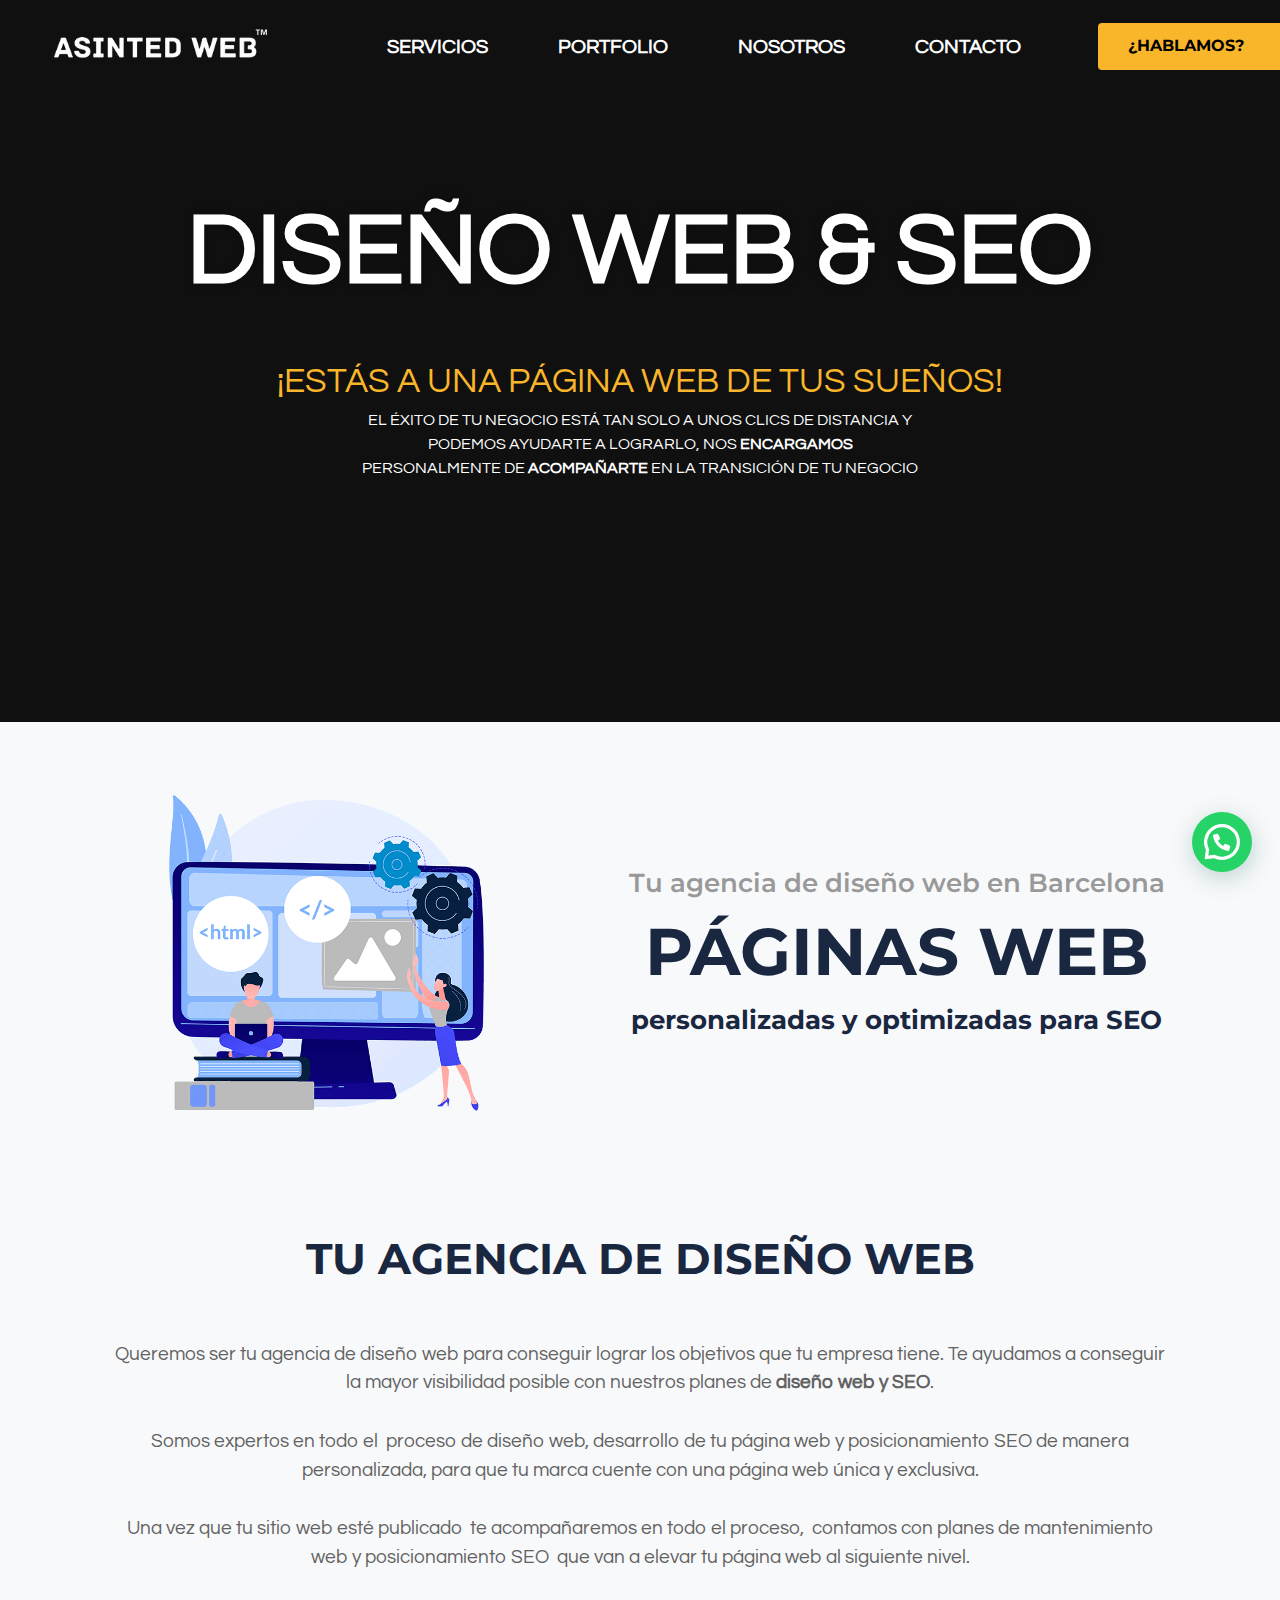
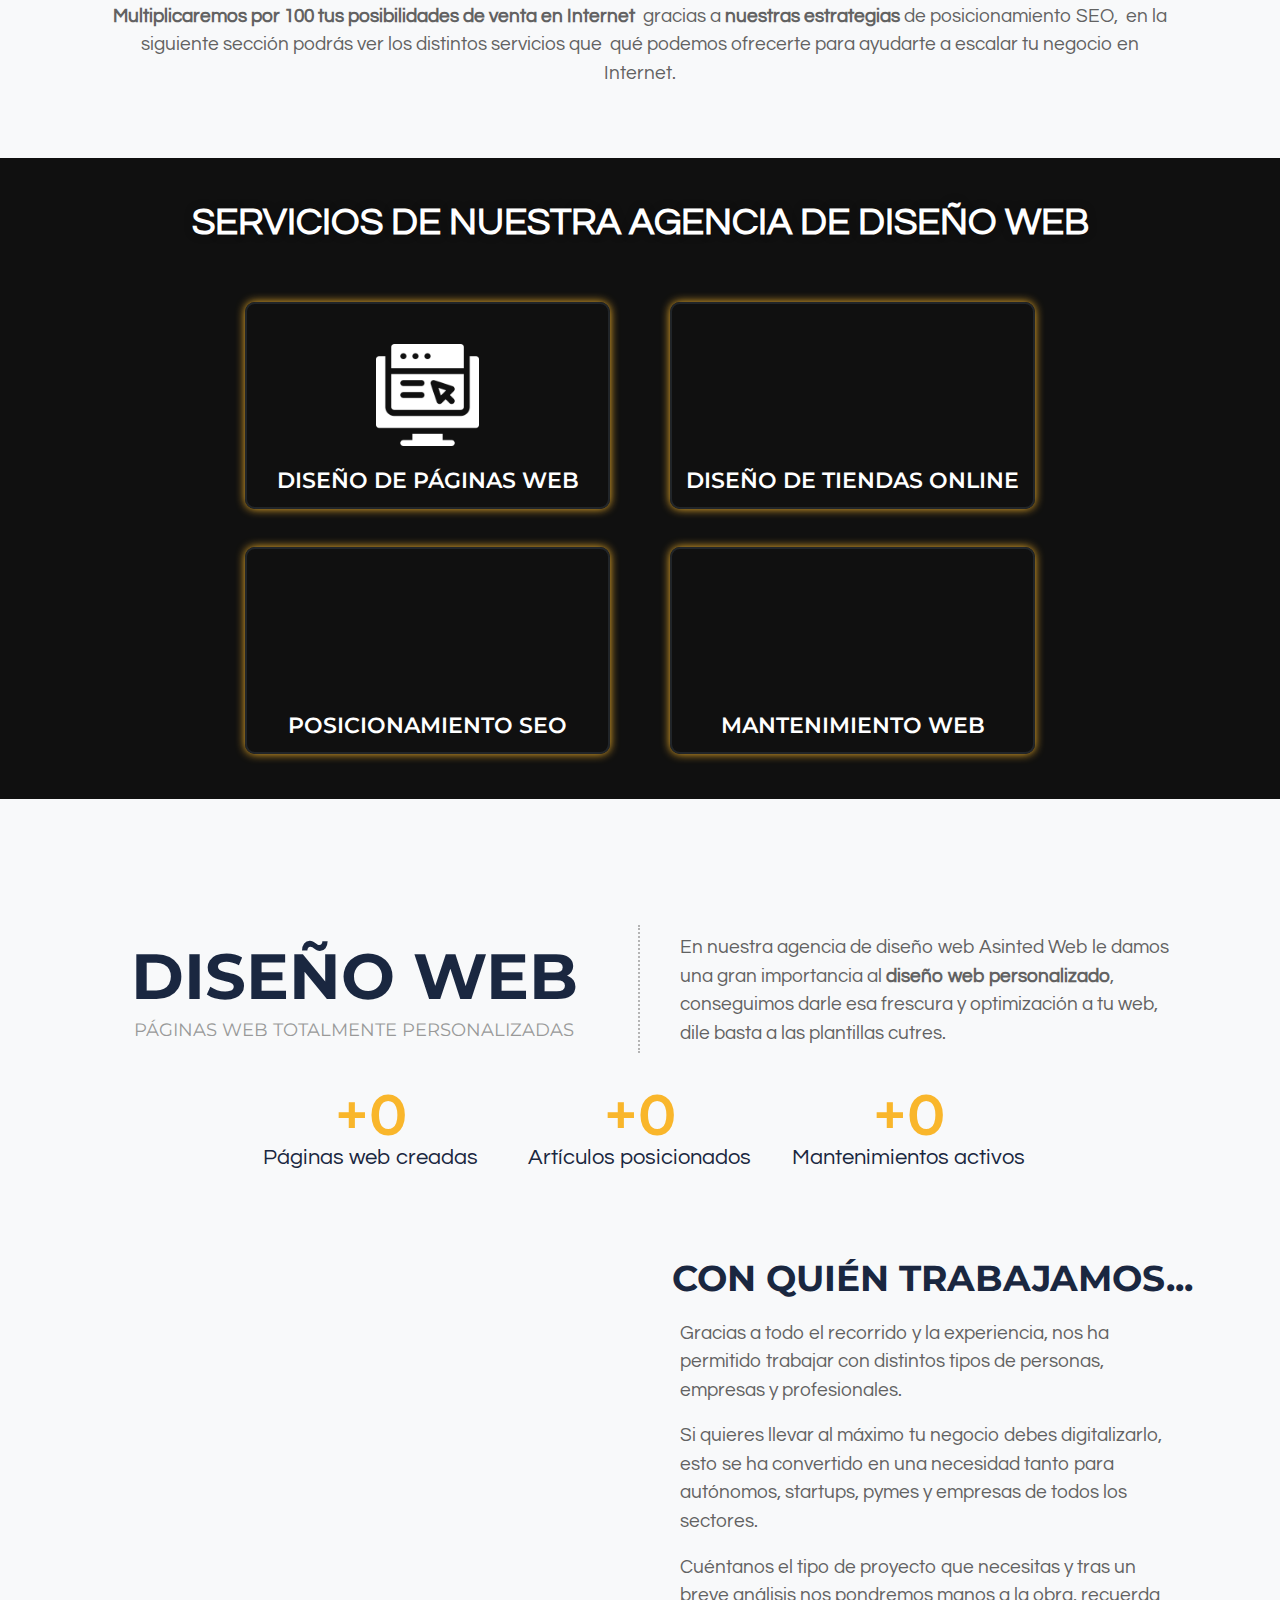
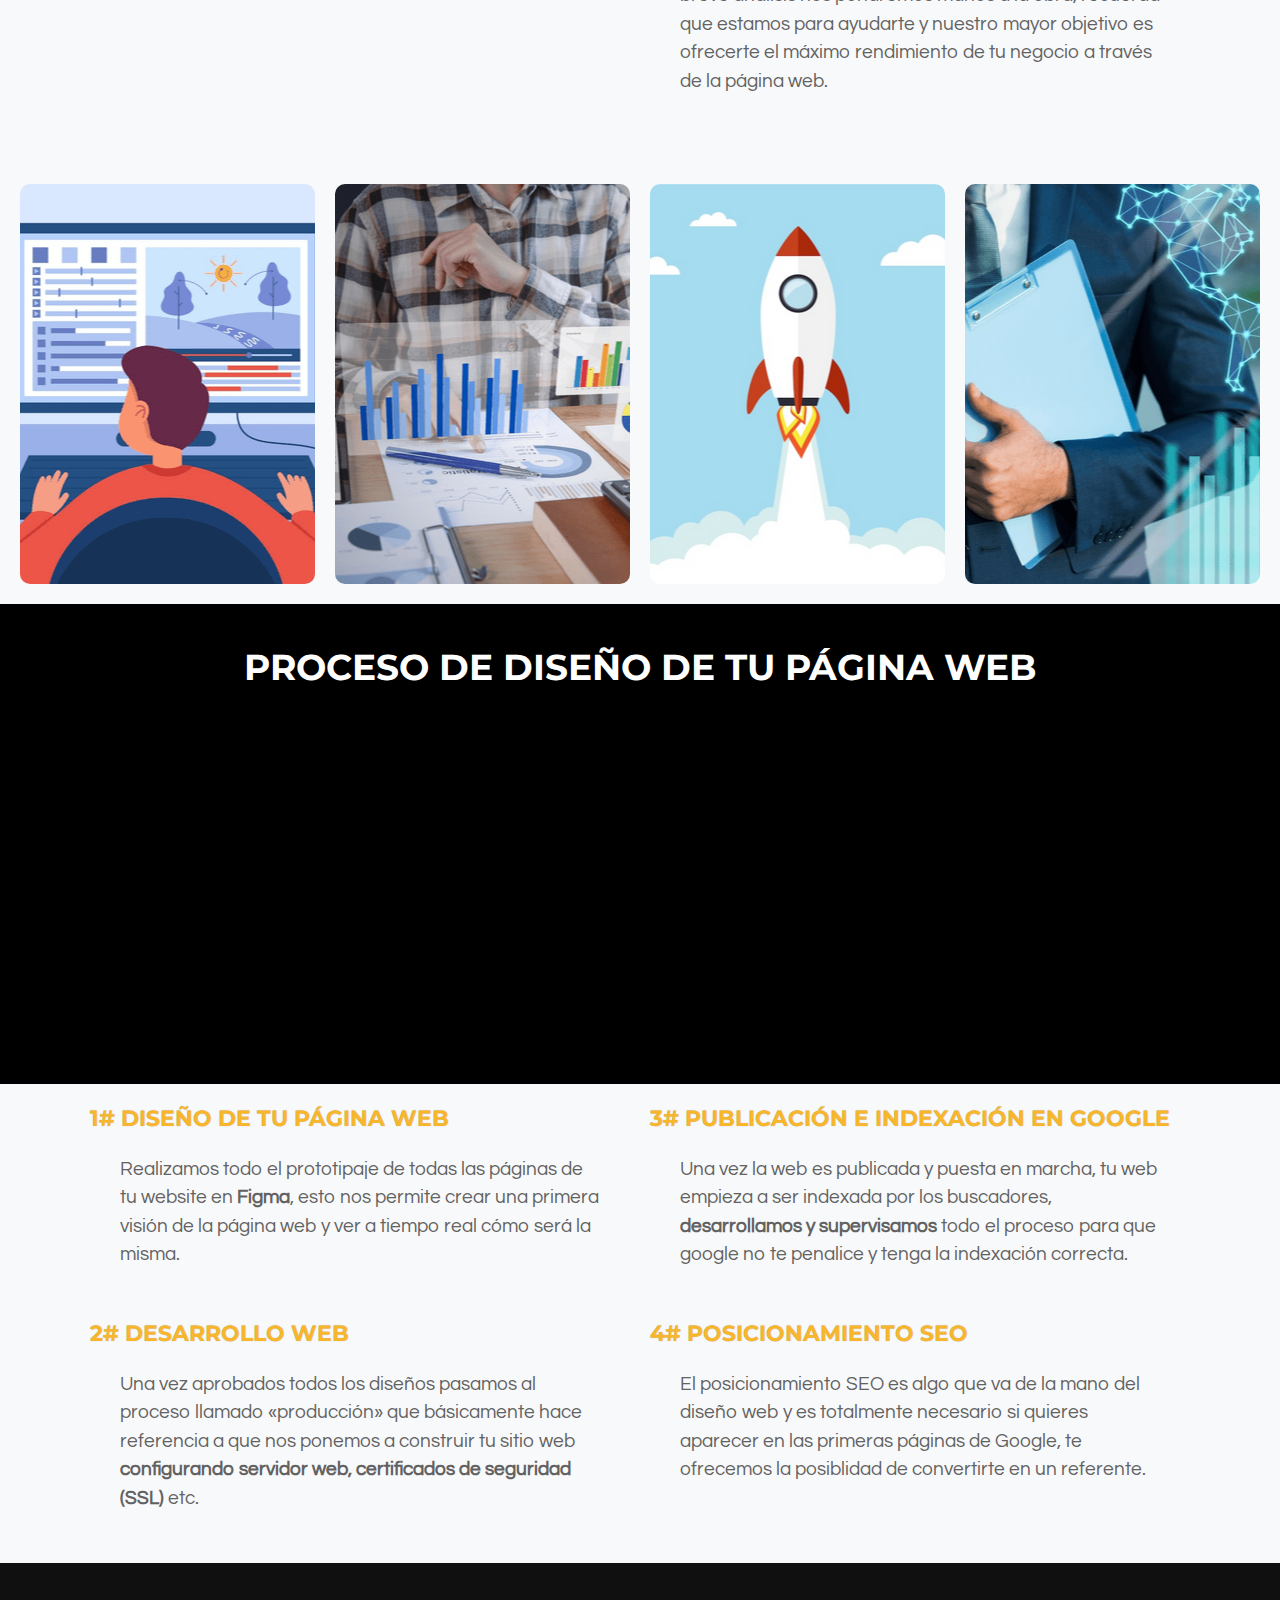
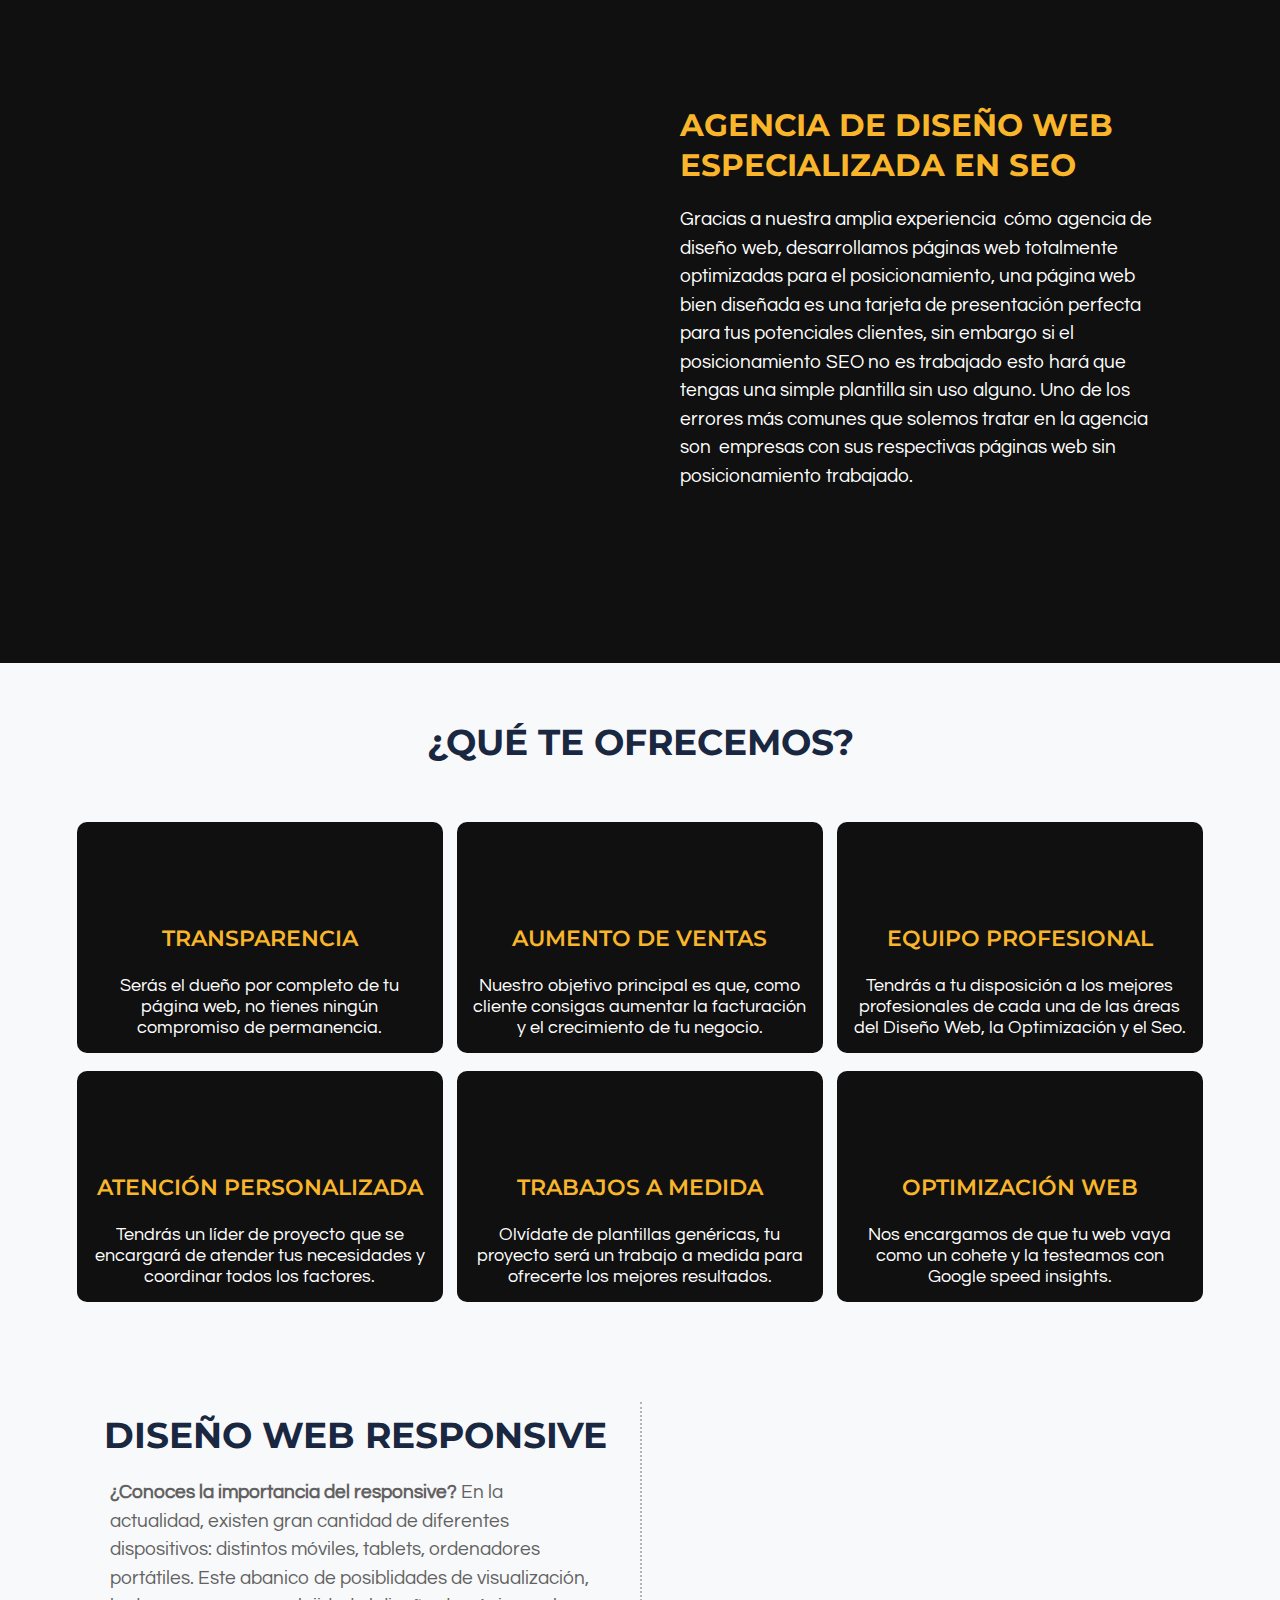
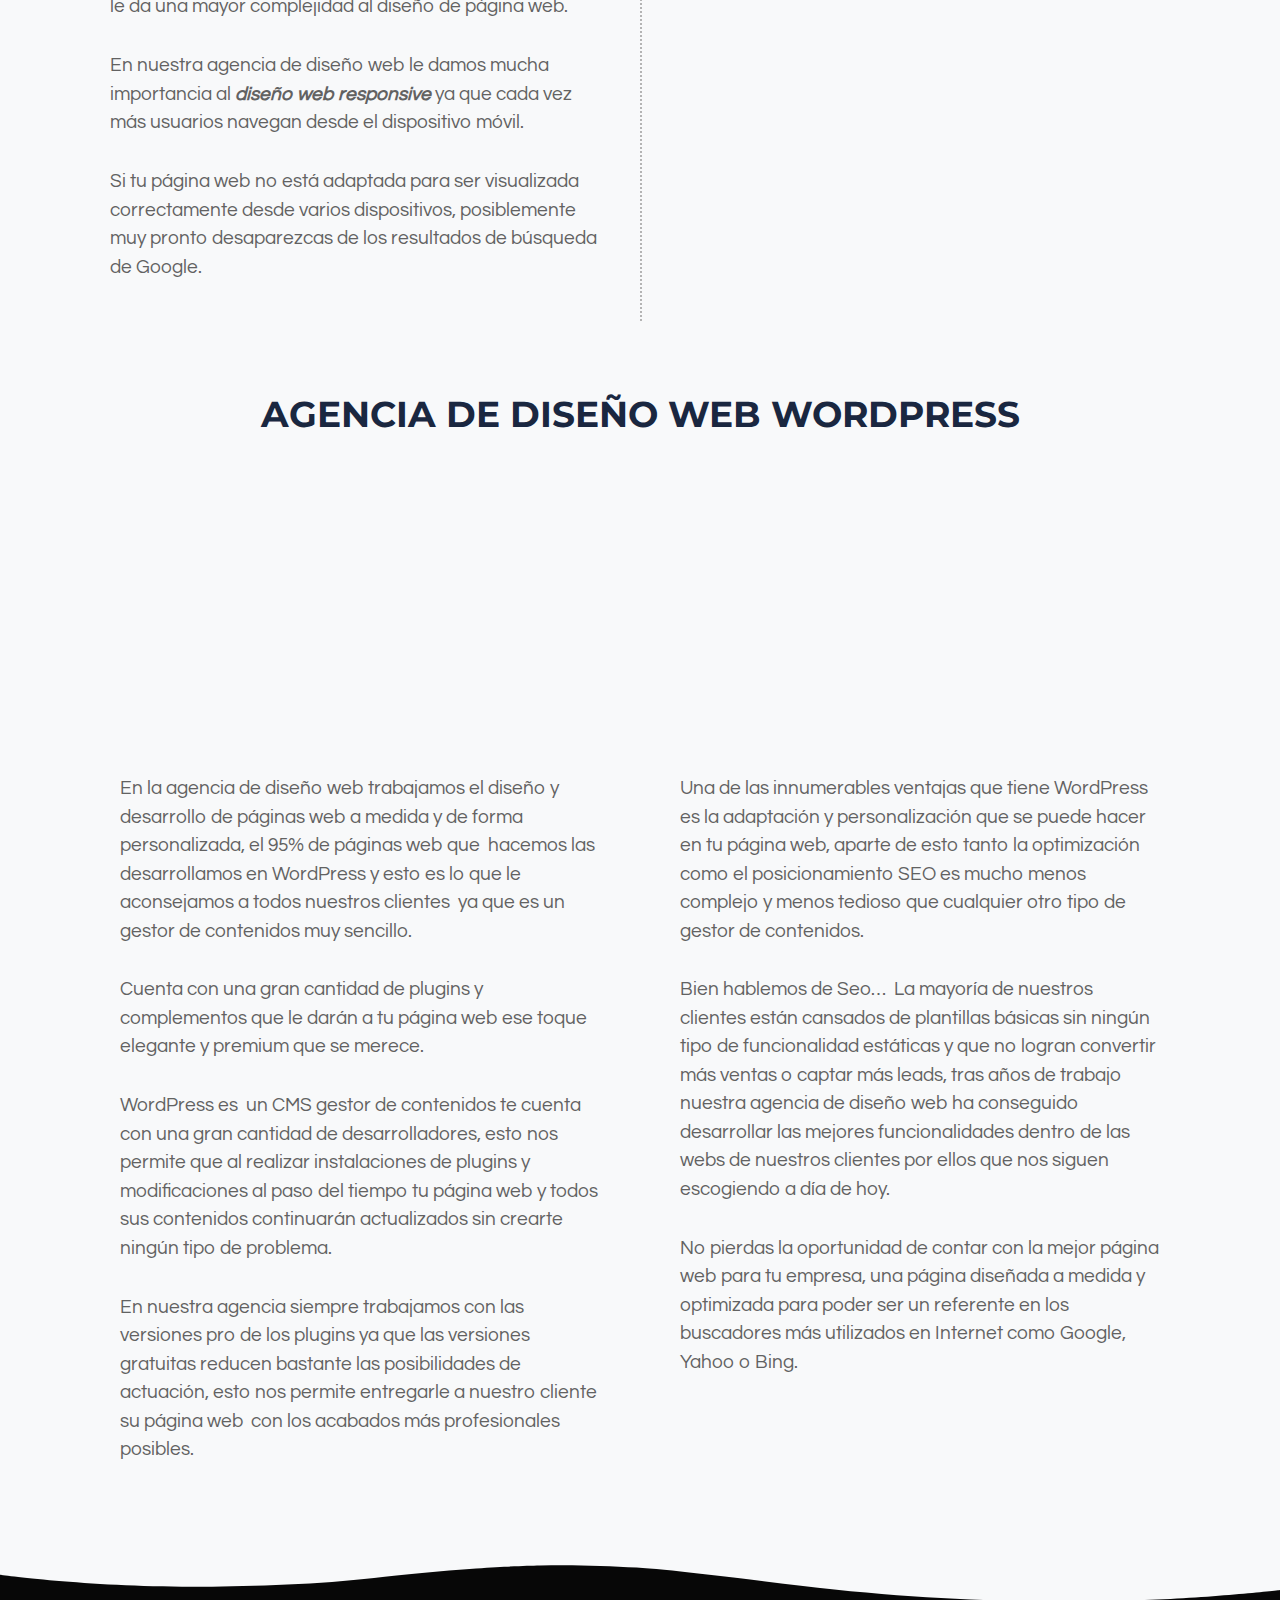
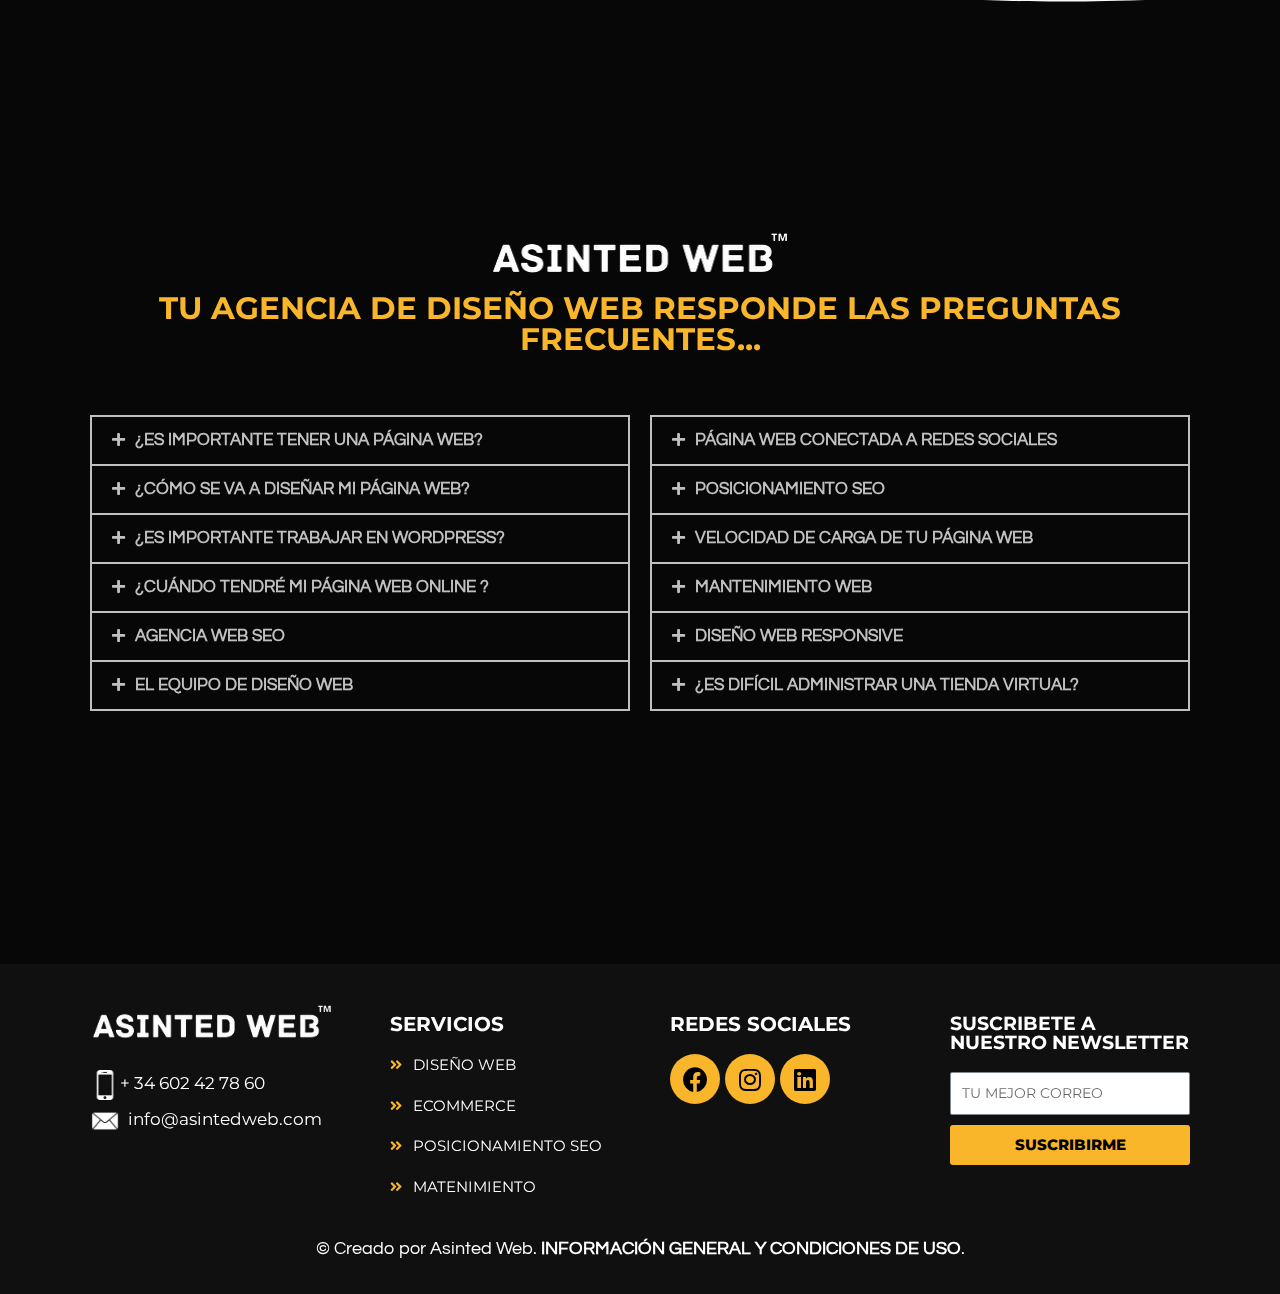
<file: index.html>
<!DOCTYPE html>
<html lang="es">
<head>
<meta charset="UTF-8">
<meta name="viewport" content="width=device-width, initial-scale=1">
<link rel="profile" href="https://gmpg.org/xfn/11">

<title>ASINTED WEB &#8211; Otro sitio realizado con WordPress</title>
<meta name='robots' content='noindex, nofollow' />
<link rel="alternate" type="application/rss+xml" title="ASINTED WEB &raquo; Feed" href="https://asintedweb.com/feed/" />
<link rel="alternate" type="application/rss+xml" title="ASINTED WEB &raquo; Feed de los comentarios" href="https://asintedweb.com/comments/feed/" />
<script>
window._wpemojiSettings = {"baseUrl":"https:\/\/s.w.org\/images\/core\/emoji\/14.0.0\/72x72\/","ext":".png","svgUrl":"https:\/\/s.w.org\/images\/core\/emoji\/14.0.0\/svg\/","svgExt":".svg","source":{"concatemoji":"https:\/\/asintedweb.com\/wp-includes\/js\/wp-emoji-release.min.js?ver=6.2"}};
/*! This file is auto-generated */
!function(e,a,t){var n,r,o,i=a.createElement("canvas"),p=i.getContext&&i.getContext("2d");function s(e,t){p.clearRect(0,0,i.width,i.height),p.fillText(e,0,0);e=i.toDataURL();return p.clearRect(0,0,i.width,i.height),p.fillText(t,0,0),e===i.toDataURL()}function c(e){var t=a.createElement("script");t.src=e,t.defer=t.type="text/javascript",a.getElementsByTagName("head")[0].appendChild(t)}for(o=Array("flag","emoji"),t.supports={everything:!0,everythingExceptFlag:!0},r=0;r<o.length;r++)t.supports[o[r]]=function(e){if(p&&p.fillText)switch(p.textBaseline="top",p.font="600 32px Arial",e){case"flag":return s("\ud83c\udff3\ufe0f\u200d\u26a7\ufe0f","\ud83c\udff3\ufe0f\u200b\u26a7\ufe0f")?!1:!s("\ud83c\uddfa\ud83c\uddf3","\ud83c\uddfa\u200b\ud83c\uddf3")&&!s("\ud83c\udff4\udb40\udc67\udb40\udc62\udb40\udc65\udb40\udc6e\udb40\udc67\udb40\udc7f","\ud83c\udff4\u200b\udb40\udc67\u200b\udb40\udc62\u200b\udb40\udc65\u200b\udb40\udc6e\u200b\udb40\udc67\u200b\udb40\udc7f");case"emoji":return!s("\ud83e\udef1\ud83c\udffb\u200d\ud83e\udef2\ud83c\udfff","\ud83e\udef1\ud83c\udffb\u200b\ud83e\udef2\ud83c\udfff")}return!1}(o[r]),t.supports.everything=t.supports.everything&&t.supports[o[r]],"flag"!==o[r]&&(t.supports.everythingExceptFlag=t.supports.everythingExceptFlag&&t.supports[o[r]]);t.supports.everythingExceptFlag=t.supports.everythingExceptFlag&&!t.supports.flag,t.DOMReady=!1,t.readyCallback=function(){t.DOMReady=!0},t.supports.everything||(n=function(){t.readyCallback()},a.addEventListener?(a.addEventListener("DOMContentLoaded",n,!1),e.addEventListener("load",n,!1)):(e.attachEvent("onload",n),a.attachEvent("onreadystatechange",function(){"complete"===a.readyState&&t.readyCallback()})),(e=t.source||{}).concatemoji?c(e.concatemoji):e.wpemoji&&e.twemoji&&(c(e.twemoji),c(e.wpemoji)))}(window,document,window._wpemojiSettings);
</script>
<style>
img.wp-smiley,
img.emoji {
	display: inline !important;
	border: none !important;
	box-shadow: none !important;
	height: 1em !important;
	width: 1em !important;
	margin: 0 0.07em !important;
	vertical-align: -0.1em !important;
	background: none !important;
	padding: 0 !important;
}
</style>
	<link rel='stylesheet' href='./css/astra-assets-css-minified-main.min.css'>
<style id='astra-theme-css-inline-css'>
:root{--ast-container-default-xlg-padding:3em;--ast-container-default-lg-padding:3em;--ast-container-default-slg-padding:2em;--ast-container-default-md-padding:3em;--ast-container-default-sm-padding:3em;--ast-container-default-xs-padding:2.4em;--ast-container-default-xxs-padding:1.8em;}html{font-size:93.75%;}a{color:var(--ast-global-color-0);}a:hover,a:focus{color:var(--ast-global-color-1);}body,button,input,select,textarea,.ast-button,.ast-custom-button{font-family:-apple-system,BlinkMacSystemFont,Segoe UI,Roboto,Oxygen-Sans,Ubuntu,Cantarell,Helvetica Neue,sans-serif;font-weight:inherit;font-size:15px;font-size:1rem;}blockquote{color:var(--ast-global-color-3);}.site-title{font-size:35px;font-size:2.3333333333333rem;display:block;}.ast-archive-description .ast-archive-title{font-size:40px;font-size:2.6666666666667rem;}.site-header .site-description{font-size:15px;font-size:1rem;display:none;}.entry-title{font-size:30px;font-size:2rem;}h1,.entry-content h1{font-size:40px;font-size:2.6666666666667rem;}h2,.entry-content h2{font-size:30px;font-size:2rem;}h3,.entry-content h3{font-size:25px;font-size:1.6666666666667rem;}h4,.entry-content h4{font-size:20px;font-size:1.3333333333333rem;}h5,.entry-content h5{font-size:18px;font-size:1.2rem;}h6,.entry-content h6{font-size:15px;font-size:1rem;}.ast-single-post .entry-title,.page-title{font-size:30px;font-size:2rem;}::selection{background-color:var(--ast-global-color-0);color:#ffffff;}body,h1,.entry-title a,.entry-content h1,h2,.entry-content h2,h3,.entry-content h3,h4,.entry-content h4,h5,.entry-content h5,h6,.entry-content h6{color:var(--ast-global-color-3);}.tagcloud a:hover,.tagcloud a:focus,.tagcloud a.current-item{color:#ffffff;border-color:var(--ast-global-color-0);background-color:var(--ast-global-color-0);}input:focus,input[type="text"]:focus,input[type="email"]:focus,input[type="url"]:focus,input[type="password"]:focus,input[type="reset"]:focus,input[type="search"]:focus,textarea:focus{border-color:var(--ast-global-color-0);}input[type="radio"]:checked,input[type=reset],input[type="checkbox"]:checked,input[type="checkbox"]:hover:checked,input[type="checkbox"]:focus:checked,input[type=range]::-webkit-slider-thumb{border-color:var(--ast-global-color-0);background-color:var(--ast-global-color-0);box-shadow:none;}.site-footer a:hover + .post-count,.site-footer a:focus + .post-count{background:var(--ast-global-color-0);border-color:var(--ast-global-color-0);}.single .nav-links .nav-previous,.single .nav-links .nav-next{color:var(--ast-global-color-0);}.entry-meta,.entry-meta *{line-height:1.45;color:var(--ast-global-color-0);}.entry-meta a:hover,.entry-meta a:hover *,.entry-meta a:focus,.entry-meta a:focus *,.page-links > .page-link,.page-links .page-link:hover,.post-navigation a:hover{color:var(--ast-global-color-1);}#cat option,.secondary .calendar_wrap thead a,.secondary .calendar_wrap thead a:visited{color:var(--ast-global-color-0);}.secondary .calendar_wrap #today,.ast-progress-val span{background:var(--ast-global-color-0);}.secondary a:hover + .post-count,.secondary a:focus + .post-count{background:var(--ast-global-color-0);border-color:var(--ast-global-color-0);}.calendar_wrap #today > a{color:#ffffff;}.page-links .page-link,.single .post-navigation a{color:var(--ast-global-color-0);}.ast-archive-title{color:var(--ast-global-color-2);}.widget-title{font-size:21px;font-size:1.4rem;color:var(--ast-global-color-2);}.ast-single-post .entry-content a,.ast-comment-content a:not(.ast-comment-edit-reply-wrap a){text-decoration:underline;}.ast-single-post .wp-block-button .wp-block-button__link,.ast-single-post .elementor-button-wrapper .elementor-button,.ast-single-post .entry-content .uagb-tab a,.ast-single-post .entry-content .uagb-ifb-cta a,.ast-single-post .entry-content .wp-block-uagb-buttons a,.ast-single-post .entry-content .uabb-module-content a,.ast-single-post .entry-content .uagb-post-grid a,.ast-single-post .entry-content .uagb-timeline a,.ast-single-post .entry-content .uagb-toc__wrap a,.ast-single-post .entry-content .uagb-taxomony-box a,.ast-single-post .entry-content .woocommerce a,.entry-content .wp-block-latest-posts > li > a{text-decoration:none;}.ast-logo-title-inline .site-logo-img{padding-right:1em;}.ast-page-builder-template .hentry {margin: 0;}.ast-page-builder-template .site-content > .ast-container {max-width: 100%;padding: 0;}.ast-page-builder-template .site-content #primary {padding: 0;margin: 0;}.ast-page-builder-template .no-results {text-align: center;margin: 4em auto;}.ast-page-builder-template .ast-pagination {padding: 2em;}.ast-page-builder-template .entry-header.ast-no-title.ast-no-thumbnail {margin-top: 0;}.ast-page-builder-template .entry-header.ast-header-without-markup {margin-top: 0;margin-bottom: 0;}.ast-page-builder-template .entry-header.ast-no-title.ast-no-meta {margin-bottom: 0;}.ast-page-builder-template.single .post-navigation {padding-bottom: 2em;}.ast-page-builder-template.single-post .site-content > .ast-container {max-width: 100%;}.ast-page-builder-template .entry-header {margin-top: 2em;margin-left: auto;margin-right: auto;}.ast-page-builder-template .ast-archive-description {margin: 2em auto 0;padding-left: 20px;padding-right: 20px;}.ast-page-builder-template .ast-row {margin-left: 0;margin-right: 0;}.single.ast-page-builder-template .entry-header + .entry-content {margin-bottom: 2em;}@media(min-width: 921px) {.ast-page-builder-template.archive.ast-right-sidebar .ast-row article,.ast-page-builder-template.archive.ast-left-sidebar .ast-row article {padding-left: 0;padding-right: 0;}}@media (max-width:921px){#ast-desktop-header{display:none;}}@media (min-width:921px){#ast-mobile-header{display:none;}}.wp-block-buttons.aligncenter{justify-content:center;}@media (max-width:921px){.ast-theme-transparent-header #primary,.ast-theme-transparent-header #secondary{padding:0;}}@media (max-width:921px){.ast-plain-container.ast-no-sidebar #primary{padding:0;}}.ast-plain-container.ast-no-sidebar #primary{margin-top:0;margin-bottom:0;}@media (min-width:1200px){.ast-plain-container.ast-no-sidebar #primary{margin-top:60px;margin-bottom:60px;}}.wp-block-button.is-style-outline .wp-block-button__link{border-color:var(--ast-global-color-0);}.wp-block-button.is-style-outline > .wp-block-button__link:not(.has-text-color),.wp-block-button.wp-block-button__link.is-style-outline:not(.has-text-color){color:var(--ast-global-color-0);}.wp-block-button.is-style-outline .wp-block-button__link:hover,.wp-block-button.is-style-outline .wp-block-button__link:focus{color:#ffffff !important;background-color:var(--ast-global-color-1);border-color:var(--ast-global-color-1);}.post-page-numbers.current .page-link,.ast-pagination .page-numbers.current{color:#ffffff;border-color:var(--ast-global-color-0);background-color:var(--ast-global-color-0);border-radius:2px;}h1.widget-title{font-weight:inherit;}h2.widget-title{font-weight:inherit;}h3.widget-title{font-weight:inherit;}#page{display:flex;flex-direction:column;min-height:100vh;}.ast-404-layout-1 h1.page-title{color:var(--ast-global-color-2);}.single .post-navigation a{line-height:1em;height:inherit;}.error-404 .page-sub-title{font-size:1.5rem;font-weight:inherit;}.search .site-content .content-area .search-form{margin-bottom:0;}#page .site-content{flex-grow:1;}.widget{margin-bottom:3.5em;}#secondary li{line-height:1.5em;}#secondary .wp-block-group h2{margin-bottom:0.7em;}#secondary h2{font-size:1.7rem;}.ast-separate-container .ast-article-post,.ast-separate-container .ast-article-single,.ast-separate-container .ast-comment-list li.depth-1,.ast-separate-container .comment-respond{padding:3em;}.ast-separate-container .ast-comment-list li.depth-1,.hentry{margin-bottom:2em;}.ast-separate-container .ast-archive-description,.ast-separate-container .ast-author-box{background-color:var(--ast-global-color-5);border-bottom:1px solid var(--ast-border-color);}.ast-separate-container .comments-title{padding:2em 2em 0 2em;}.ast-page-builder-template .comment-form-textarea,.ast-comment-formwrap .ast-grid-common-col{padding:0;}.ast-comment-formwrap{padding:0 20px;display:inline-flex;column-gap:20px;}.archive.ast-page-builder-template .entry-header{margin-top:2em;}.ast-page-builder-template .ast-comment-formwrap{width:100%;}.entry-title{margin-bottom:0.5em;}.ast-archive-description .ast-archive-title{margin-bottom:10px;text-transform:capitalize;}.ast-archive-description p{font-size:inherit;font-weight:inherit;line-height:inherit;}@media (min-width:921px){.ast-left-sidebar.ast-page-builder-template #secondary,.archive.ast-right-sidebar.ast-page-builder-template .site-main{padding-left:20px;padding-right:20px;}}@media (max-width:544px){.ast-comment-formwrap.ast-row{column-gap:10px;}}@media (min-width:1201px){.ast-separate-container .ast-article-post,.ast-separate-container .ast-article-single,.ast-separate-container .ast-archive-description,.ast-separate-container .ast-author-box,.ast-separate-container .ast-404-layout-1,.ast-separate-container .no-results{padding:3em;}}@media (max-width:921px){.ast-separate-container #primary,.ast-separate-container #secondary{padding:1.5em 0;}#primary,#secondary{padding:1.5em 0;margin:0;}.ast-left-sidebar #content > .ast-container{display:flex;flex-direction:column-reverse;width:100%;}}@media (min-width:922px){.ast-separate-container.ast-right-sidebar #primary,.ast-separate-container.ast-left-sidebar #primary{border:0;}.search-no-results.ast-separate-container #primary{margin-bottom:4em;}}.wp-block-button .wp-block-button__link{color:#ffffff;}.wp-block-button .wp-block-button__link:hover,.wp-block-button .wp-block-button__link:focus{color:#ffffff;background-color:var(--ast-global-color-1);border-color:var(--ast-global-color-1);}.wp-block-button .wp-block-button__link,.wp-block-search .wp-block-search__button,body .wp-block-file .wp-block-file__button{border-color:var(--ast-global-color-0);background-color:var(--ast-global-color-0);color:#ffffff;font-family:inherit;font-weight:inherit;line-height:1;border-radius:2px;padding-top:15px;padding-right:30px;padding-bottom:15px;padding-left:30px;}@media (max-width:921px){.wp-block-button .wp-block-button__link,.wp-block-search .wp-block-search__button,body .wp-block-file .wp-block-file__button{padding-top:14px;padding-right:28px;padding-bottom:14px;padding-left:28px;}}@media (max-width:544px){.wp-block-button .wp-block-button__link,.wp-block-search .wp-block-search__button,body .wp-block-file .wp-block-file__button{padding-top:12px;padding-right:24px;padding-bottom:12px;padding-left:24px;}}.menu-toggle,button,.ast-button,.ast-custom-button,.button,input#submit,input[type="button"],input[type="submit"],input[type="reset"],form[CLASS*="wp-block-search__"].wp-block-search .wp-block-search__inside-wrapper .wp-block-search__button,body .wp-block-file .wp-block-file__button,.search .search-submit{border-style:solid;border-top-width:0;border-right-width:0;border-left-width:0;border-bottom-width:0;color:#ffffff;border-color:var(--ast-global-color-0);background-color:var(--ast-global-color-0);border-radius:2px;padding-top:15px;padding-right:30px;padding-bottom:15px;padding-left:30px;font-family:inherit;font-weight:inherit;line-height:1;}button:focus,.menu-toggle:hover,button:hover,.ast-button:hover,.ast-custom-button:hover .button:hover,.ast-custom-button:hover ,input[type=reset]:hover,input[type=reset]:focus,input#submit:hover,input#submit:focus,input[type="button"]:hover,input[type="button"]:focus,input[type="submit"]:hover,input[type="submit"]:focus,form[CLASS*="wp-block-search__"].wp-block-search .wp-block-search__inside-wrapper .wp-block-search__button:hover,form[CLASS*="wp-block-search__"].wp-block-search .wp-block-search__inside-wrapper .wp-block-search__button:focus,body .wp-block-file .wp-block-file__button:hover,body .wp-block-file .wp-block-file__button:focus{color:#ffffff;background-color:var(--ast-global-color-1);border-color:var(--ast-global-color-1);}form[CLASS*="wp-block-search__"].wp-block-search .wp-block-search__inside-wrapper .wp-block-search__button.has-icon{padding-top:calc(15px - 3px);padding-right:calc(30px - 3px);padding-bottom:calc(15px - 3px);padding-left:calc(30px - 3px);}@media (min-width:544px){.ast-container{max-width:100%;}}@media (max-width:544px){.ast-separate-container .ast-article-post,.ast-separate-container .ast-article-single,.ast-separate-container .comments-title,.ast-separate-container .ast-archive-description{padding:1.5em 1em;}.ast-separate-container #content .ast-container{padding-left:0.54em;padding-right:0.54em;}.ast-separate-container .ast-comment-list li.depth-1{padding:1.5em 1em;margin-bottom:1.5em;}.ast-separate-container .ast-comment-list .bypostauthor{padding:.5em;}.ast-search-menu-icon.ast-dropdown-active .search-field{width:170px;}.menu-toggle,button,.ast-button,.button,input#submit,input[type="button"],input[type="submit"],input[type="reset"]{padding-top:12px;padding-right:24px;padding-bottom:12px;padding-left:24px;}}@media (max-width:921px){.menu-toggle,button,.ast-button,.button,input#submit,input[type="button"],input[type="submit"],input[type="reset"]{padding-top:14px;padding-right:28px;padding-bottom:14px;padding-left:28px;}.ast-mobile-header-stack .main-header-bar .ast-search-menu-icon{display:inline-block;}.ast-header-break-point.ast-header-custom-item-outside .ast-mobile-header-stack .main-header-bar .ast-search-icon{margin:0;}.ast-comment-avatar-wrap img{max-width:2.5em;}.ast-separate-container .ast-comment-list li.depth-1{padding:1.5em 2.14em;}.ast-separate-container .comment-respond{padding:2em 2.14em;}.ast-comment-meta{padding:0 1.8888em 1.3333em;}}@media (max-width:921px){.site-title{display:block;}.ast-archive-description .ast-archive-title{font-size:40px;}.site-header .site-description{display:none;}.entry-title{font-size:30px;}h1,.entry-content h1{font-size:30px;}h2,.entry-content h2{font-size:25px;}h3,.entry-content h3{font-size:20px;}.ast-single-post .entry-title,.page-title{font-size:30px;}}@media (max-width:544px){.site-title{display:block;}.ast-archive-description .ast-archive-title{font-size:40px;}.site-header .site-description{display:none;}.entry-title{font-size:30px;}h1,.entry-content h1{font-size:30px;}h2,.entry-content h2{font-size:25px;}h3,.entry-content h3{font-size:20px;}.ast-single-post .entry-title,.page-title{font-size:30px;}}@media (max-width:921px){html{font-size:85.5%;}}@media (max-width:544px){html{font-size:85.5%;}}@media (min-width:922px){.ast-container{max-width:1240px;}}@media (min-width:922px){.site-content .ast-container{display:flex;}}@media (max-width:921px){.site-content .ast-container{flex-direction:column;}}@media (min-width:922px){.main-header-menu .sub-menu .menu-item.ast-left-align-sub-menu:hover > .sub-menu,.main-header-menu .sub-menu .menu-item.ast-left-align-sub-menu.focus > .sub-menu{margin-left:-0px;}}blockquote,cite {font-style: initial;}.wp-block-file {display: flex;align-items: center;flex-wrap: wrap;justify-content: space-between;}.wp-block-pullquote {border: none;}.wp-block-pullquote blockquote::before {content: "\201D";font-family: "Helvetica",sans-serif;display: flex;transform: rotate( 180deg );font-size: 6rem;font-style: normal;line-height: 1;font-weight: bold;align-items: center;justify-content: center;}.has-text-align-right > blockquote::before {justify-content: flex-start;}.has-text-align-left > blockquote::before {justify-content: flex-end;}figure.wp-block-pullquote.is-style-solid-color blockquote {max-width: 100%;text-align: inherit;}html body {--wp--custom--ast-default-block-top-padding: 3em;--wp--custom--ast-default-block-right-padding: 3em;--wp--custom--ast-default-block-bottom-padding: 3em;--wp--custom--ast-default-block-left-padding: 3em;--wp--custom--ast-container-width: 1200px;--wp--custom--ast-content-width-size: 1200px;--wp--custom--ast-wide-width-size: calc(1200px + var(--wp--custom--ast-default-block-left-padding) + var(--wp--custom--ast-default-block-right-padding));}@media(max-width: 921px) {html body {--wp--custom--ast-default-block-top-padding: 3em;--wp--custom--ast-default-block-right-padding: 2em;--wp--custom--ast-default-block-bottom-padding: 3em;--wp--custom--ast-default-block-left-padding: 2em;}}@media(max-width: 544px) {html body {--wp--custom--ast-default-block-top-padding: 3em;--wp--custom--ast-default-block-right-padding: 1.5em;--wp--custom--ast-default-block-bottom-padding: 3em;--wp--custom--ast-default-block-left-padding: 1.5em;}}.entry-content > .wp-block-group,.entry-content > .wp-block-cover,.entry-content > .wp-block-columns {padding-top: var(--wp--custom--ast-default-block-top-padding);padding-right: var(--wp--custom--ast-default-block-right-padding);padding-bottom: var(--wp--custom--ast-default-block-bottom-padding);padding-left: var(--wp--custom--ast-default-block-left-padding);}.ast-plain-container.ast-no-sidebar .entry-content > .alignfull,.ast-page-builder-template .ast-no-sidebar .entry-content > .alignfull {margin-left: calc( -50vw + 50%);margin-right: calc( -50vw + 50%);max-width: 100vw;width: 100vw;}.ast-plain-container.ast-no-sidebar .entry-content .alignfull .alignfull,.ast-page-builder-template.ast-no-sidebar .entry-content .alignfull .alignfull,.ast-plain-container.ast-no-sidebar .entry-content .alignfull .alignwide,.ast-page-builder-template.ast-no-sidebar .entry-content .alignfull .alignwide,.ast-plain-container.ast-no-sidebar .entry-content .alignwide .alignfull,.ast-page-builder-template.ast-no-sidebar .entry-content .alignwide .alignfull,.ast-plain-container.ast-no-sidebar .entry-content .alignwide .alignwide,.ast-page-builder-template.ast-no-sidebar .entry-content .alignwide .alignwide,.ast-plain-container.ast-no-sidebar .entry-content .wp-block-column .alignfull,.ast-page-builder-template.ast-no-sidebar .entry-content .wp-block-column .alignfull,.ast-plain-container.ast-no-sidebar .entry-content .wp-block-column .alignwide,.ast-page-builder-template.ast-no-sidebar .entry-content .wp-block-column .alignwide {margin-left: auto;margin-right: auto;width: 100%;}[ast-blocks-layout] .wp-block-separator:not(.is-style-dots) {height: 0;}[ast-blocks-layout] .wp-block-separator {margin: 20px auto;}[ast-blocks-layout] .wp-block-separator:not(.is-style-wide):not(.is-style-dots) {max-width: 100px;}[ast-blocks-layout] .wp-block-separator.has-background {padding: 0;}.entry-content[ast-blocks-layout] > * {max-width: var(--wp--custom--ast-content-width-size);margin-left: auto;margin-right: auto;}.entry-content[ast-blocks-layout] > .alignwide {max-width: var(--wp--custom--ast-wide-width-size);}.entry-content[ast-blocks-layout] .alignfull {max-width: none;}.entry-content .wp-block-columns {margin-bottom: 0;}blockquote {margin: 1.5em;border: none;}.wp-block-quote:not(.has-text-align-right):not(.has-text-align-center) {border-left: 5px solid rgba(0,0,0,0.05);}.has-text-align-right > blockquote,blockquote.has-text-align-right {border-right: 5px solid rgba(0,0,0,0.05);}.has-text-align-left > blockquote,blockquote.has-text-align-left {border-left: 5px solid rgba(0,0,0,0.05);}.wp-block-site-tagline,.wp-block-latest-posts .read-more {margin-top: 15px;}.wp-block-loginout p label {display: block;}.wp-block-loginout p:not(.login-remember):not(.login-submit) input {width: 100%;}.wp-block-loginout input:focus {border-color: transparent;}.wp-block-loginout input:focus {outline: thin dotted;}.entry-content .wp-block-media-text .wp-block-media-text__content {padding: 0 0 0 8%;}.entry-content .wp-block-media-text.has-media-on-the-right .wp-block-media-text__content {padding: 0 8% 0 0;}.entry-content .wp-block-media-text.has-background .wp-block-media-text__content {padding: 8%;}.entry-content .wp-block-cover:not([class*="background-color"]) .wp-block-cover__inner-container,.entry-content .wp-block-cover:not([class*="background-color"]) .wp-block-cover-image-text,.entry-content .wp-block-cover:not([class*="background-color"]) .wp-block-cover-text,.entry-content .wp-block-cover-image:not([class*="background-color"]) .wp-block-cover__inner-container,.entry-content .wp-block-cover-image:not([class*="background-color"]) .wp-block-cover-image-text,.entry-content .wp-block-cover-image:not([class*="background-color"]) .wp-block-cover-text {color: var(--ast-global-color-5);}.wp-block-loginout .login-remember input {width: 1.1rem;height: 1.1rem;margin: 0 5px 4px 0;vertical-align: middle;}.wp-block-latest-posts > li > *:first-child,.wp-block-latest-posts:not(.is-grid) > li:first-child {margin-top: 0;}.wp-block-search__inside-wrapper .wp-block-search__input {padding: 0 10px;color: var(--ast-global-color-3);background: var(--ast-global-color-5);border-color: var(--ast-border-color);}.wp-block-latest-posts .read-more {margin-bottom: 1.5em;}.wp-block-search__no-button .wp-block-search__inside-wrapper .wp-block-search__input {padding-top: 5px;padding-bottom: 5px;}.wp-block-latest-posts .wp-block-latest-posts__post-date,.wp-block-latest-posts .wp-block-latest-posts__post-author {font-size: 1rem;}.wp-block-latest-posts > li > *,.wp-block-latest-posts:not(.is-grid) > li {margin-top: 12px;margin-bottom: 12px;}.ast-page-builder-template .entry-content[ast-blocks-layout] > *,.ast-page-builder-template .entry-content[ast-blocks-layout] > .alignfull > * {max-width: none;}.ast-page-builder-template .entry-content[ast-blocks-layout] > .alignwide > * {max-width: var(--wp--custom--ast-wide-width-size);}.ast-page-builder-template .entry-content[ast-blocks-layout] > .inherit-container-width > *,.ast-page-builder-template .entry-content[ast-blocks-layout] > * > *,.entry-content[ast-blocks-layout] > .wp-block-cover .wp-block-cover__inner-container {max-width: var(--wp--custom--ast-content-width-size);margin-left: auto;margin-right: auto;}.entry-content[ast-blocks-layout] .wp-block-cover:not(.alignleft):not(.alignright) {width: auto;}@media(max-width: 1200px) {.ast-separate-container .entry-content > .alignfull,.ast-separate-container .entry-content[ast-blocks-layout] > .alignwide,.ast-plain-container .entry-content[ast-blocks-layout] > .alignwide,.ast-plain-container .entry-content .alignfull {margin-left: calc(-1 * min(var(--ast-container-default-xlg-padding),20px)) ;margin-right: calc(-1 * min(var(--ast-container-default-xlg-padding),20px));}}@media(min-width: 1201px) {.ast-separate-container .entry-content > .alignfull {margin-left: calc(-1 * var(--ast-container-default-xlg-padding) );margin-right: calc(-1 * var(--ast-container-default-xlg-padding) );}.ast-separate-container .entry-content[ast-blocks-layout] > .alignwide,.ast-plain-container .entry-content[ast-blocks-layout] > .alignwide {margin-left: calc(-1 * var(--wp--custom--ast-default-block-left-padding) );margin-right: calc(-1 * var(--wp--custom--ast-default-block-right-padding) );}}@media(min-width: 921px) {.ast-separate-container .entry-content .wp-block-group.alignwide:not(.inherit-container-width) > :where(:not(.alignleft):not(.alignright)),.ast-plain-container .entry-content .wp-block-group.alignwide:not(.inherit-container-width) > :where(:not(.alignleft):not(.alignright)) {max-width: calc( var(--wp--custom--ast-content-width-size) + 80px );}.ast-plain-container.ast-right-sidebar .entry-content[ast-blocks-layout] .alignfull,.ast-plain-container.ast-left-sidebar .entry-content[ast-blocks-layout] .alignfull {margin-left: -60px;margin-right: -60px;}}@media(min-width: 544px) {.entry-content > .alignleft {margin-right: 20px;}.entry-content > .alignright {margin-left: 20px;}}@media (max-width:544px){.wp-block-columns .wp-block-column:not(:last-child){margin-bottom:20px;}.wp-block-latest-posts{margin:0;}}@media( max-width: 600px ) {.entry-content .wp-block-media-text .wp-block-media-text__content,.entry-content .wp-block-media-text.has-media-on-the-right .wp-block-media-text__content {padding: 8% 0 0;}.entry-content .wp-block-media-text.has-background .wp-block-media-text__content {padding: 8%;}}:root .has-ast-global-color-0-color{color:var(--ast-global-color-0);}:root .has-ast-global-color-0-background-color{background-color:var(--ast-global-color-0);}:root .wp-block-button .has-ast-global-color-0-color{color:var(--ast-global-color-0);}:root .wp-block-button .has-ast-global-color-0-background-color{background-color:var(--ast-global-color-0);}:root .has-ast-global-color-1-color{color:var(--ast-global-color-1);}:root .has-ast-global-color-1-background-color{background-color:var(--ast-global-color-1);}:root .wp-block-button .has-ast-global-color-1-color{color:var(--ast-global-color-1);}:root .wp-block-button .has-ast-global-color-1-background-color{background-color:var(--ast-global-color-1);}:root .has-ast-global-color-2-color{color:var(--ast-global-color-2);}:root .has-ast-global-color-2-background-color{background-color:var(--ast-global-color-2);}:root .wp-block-button .has-ast-global-color-2-color{color:var(--ast-global-color-2);}:root .wp-block-button .has-ast-global-color-2-background-color{background-color:var(--ast-global-color-2);}:root .has-ast-global-color-3-color{color:var(--ast-global-color-3);}:root .has-ast-global-color-3-background-color{background-color:var(--ast-global-color-3);}:root .wp-block-button .has-ast-global-color-3-color{color:var(--ast-global-color-3);}:root .wp-block-button .has-ast-global-color-3-background-color{background-color:var(--ast-global-color-3);}:root .has-ast-global-color-4-color{color:var(--ast-global-color-4);}:root .has-ast-global-color-4-background-color{background-color:var(--ast-global-color-4);}:root .wp-block-button .has-ast-global-color-4-color{color:var(--ast-global-color-4);}:root .wp-block-button .has-ast-global-color-4-background-color{background-color:var(--ast-global-color-4);}:root .has-ast-global-color-5-color{color:var(--ast-global-color-5);}:root .has-ast-global-color-5-background-color{background-color:var(--ast-global-color-5);}:root .wp-block-button .has-ast-global-color-5-color{color:var(--ast-global-color-5);}:root .wp-block-button .has-ast-global-color-5-background-color{background-color:var(--ast-global-color-5);}:root .has-ast-global-color-6-color{color:var(--ast-global-color-6);}:root .has-ast-global-color-6-background-color{background-color:var(--ast-global-color-6);}:root .wp-block-button .has-ast-global-color-6-color{color:var(--ast-global-color-6);}:root .wp-block-button .has-ast-global-color-6-background-color{background-color:var(--ast-global-color-6);}:root .has-ast-global-color-7-color{color:var(--ast-global-color-7);}:root .has-ast-global-color-7-background-color{background-color:var(--ast-global-color-7);}:root .wp-block-button .has-ast-global-color-7-color{color:var(--ast-global-color-7);}:root .wp-block-button .has-ast-global-color-7-background-color{background-color:var(--ast-global-color-7);}:root .has-ast-global-color-8-color{color:var(--ast-global-color-8);}:root .has-ast-global-color-8-background-color{background-color:var(--ast-global-color-8);}:root .wp-block-button .has-ast-global-color-8-color{color:var(--ast-global-color-8);}:root .wp-block-button .has-ast-global-color-8-background-color{background-color:var(--ast-global-color-8);}:root{--ast-global-color-0:#0170B9;--ast-global-color-1:#3a3a3a;--ast-global-color-2:#3a3a3a;--ast-global-color-3:#4B4F58;--ast-global-color-4:#F5F5F5;--ast-global-color-5:#f8f9fa;--ast-global-color-6:#F2F5F7;--ast-global-color-7:#424242;--ast-global-color-8:#000000;}:root {--ast-border-color : var(--ast-global-color-6);}.ast-breadcrumbs .trail-browse,.ast-breadcrumbs .trail-items,.ast-breadcrumbs .trail-items li{display:inline-block;margin:0;padding:0;border:none;background:inherit;text-indent:0;}.ast-breadcrumbs .trail-browse{font-size:inherit;font-style:inherit;font-weight:inherit;color:inherit;}.ast-breadcrumbs .trail-items{list-style:none;}.trail-items li::after{padding:0 0.3em;content:"\00bb";}.trail-items li:last-of-type::after{display:none;}h1,.entry-content h1,h2,.entry-content h2,h3,.entry-content h3,h4,.entry-content h4,h5,.entry-content h5,h6,.entry-content h6{color:var(--ast-global-color-2);}.entry-title a{color:var(--ast-global-color-2);}@media (max-width:921px){.ast-builder-grid-row-container.ast-builder-grid-row-tablet-3-firstrow .ast-builder-grid-row > *:first-child,.ast-builder-grid-row-container.ast-builder-grid-row-tablet-3-lastrow .ast-builder-grid-row > *:last-child{grid-column:1 / -1;}}@media (max-width:544px){.ast-builder-grid-row-container.ast-builder-grid-row-mobile-3-firstrow .ast-builder-grid-row > *:first-child,.ast-builder-grid-row-container.ast-builder-grid-row-mobile-3-lastrow .ast-builder-grid-row > *:last-child{grid-column:1 / -1;}}.ast-builder-layout-element[data-section="title_tagline"]{display:flex;}@media (max-width:921px){.ast-header-break-point .ast-builder-layout-element[data-section="title_tagline"]{display:flex;}}@media (max-width:544px){.ast-header-break-point .ast-builder-layout-element[data-section="title_tagline"]{display:flex;}}.ast-builder-menu-1{font-family:inherit;font-weight:inherit;}.ast-builder-menu-1 .sub-menu,.ast-builder-menu-1 .inline-on-mobile .sub-menu{border-top-width:2px;border-bottom-width:0;border-right-width:0;border-left-width:0;border-color:var(--ast-global-color-0);border-style:solid;border-radius:0;}.ast-builder-menu-1 .main-header-menu > .menu-item > .sub-menu,.ast-builder-menu-1 .main-header-menu > .menu-item > .astra-full-megamenu-wrapper{margin-top:0;}.ast-desktop .ast-builder-menu-1 .main-header-menu > .menu-item > .sub-menu:before,.ast-desktop .ast-builder-menu-1 .main-header-menu > .menu-item > .astra-full-megamenu-wrapper:before{height:calc( 0px + 5px );}.ast-desktop .ast-builder-menu-1 .menu-item .sub-menu .menu-link{border-style:none;}@media (max-width:921px){.ast-header-break-point .ast-builder-menu-1 .menu-item.menu-item-has-children > .ast-menu-toggle{top:0;}.ast-builder-menu-1 .menu-item-has-children > .menu-link:after{content:unset;}}@media (max-width:544px){.ast-header-break-point .ast-builder-menu-1 .menu-item.menu-item-has-children > .ast-menu-toggle{top:0;}}.ast-builder-menu-1{display:flex;}@media (max-width:921px){.ast-header-break-point .ast-builder-menu-1{display:flex;}}@media (max-width:544px){.ast-header-break-point .ast-builder-menu-1{display:flex;}}.site-below-footer-wrap{padding-top:20px;padding-bottom:20px;}.site-below-footer-wrap[data-section="section-below-footer-builder"]{background-color:#eeeeee;;min-height:80px;}.site-below-footer-wrap[data-section="section-below-footer-builder"] .ast-builder-grid-row{max-width:1200px;margin-left:auto;margin-right:auto;}.site-below-footer-wrap[data-section="section-below-footer-builder"] .ast-builder-grid-row,.site-below-footer-wrap[data-section="section-below-footer-builder"] .site-footer-section{align-items:flex-start;}.site-below-footer-wrap[data-section="section-below-footer-builder"].ast-footer-row-inline .site-footer-section{display:flex;margin-bottom:0;}.ast-builder-grid-row-full .ast-builder-grid-row{grid-template-columns:1fr;}@media (max-width:921px){.site-below-footer-wrap[data-section="section-below-footer-builder"].ast-footer-row-tablet-inline .site-footer-section{display:flex;margin-bottom:0;}.site-below-footer-wrap[data-section="section-below-footer-builder"].ast-footer-row-tablet-stack .site-footer-section{display:block;margin-bottom:10px;}.ast-builder-grid-row-container.ast-builder-grid-row-tablet-full .ast-builder-grid-row{grid-template-columns:1fr;}}@media (max-width:544px){.site-below-footer-wrap[data-section="section-below-footer-builder"].ast-footer-row-mobile-inline .site-footer-section{display:flex;margin-bottom:0;}.site-below-footer-wrap[data-section="section-below-footer-builder"].ast-footer-row-mobile-stack .site-footer-section{display:block;margin-bottom:10px;}.ast-builder-grid-row-container.ast-builder-grid-row-mobile-full .ast-builder-grid-row{grid-template-columns:1fr;}}.site-below-footer-wrap[data-section="section-below-footer-builder"]{display:grid;}@media (max-width:921px){.ast-header-break-point .site-below-footer-wrap[data-section="section-below-footer-builder"]{display:grid;}}@media (max-width:544px){.ast-header-break-point .site-below-footer-wrap[data-section="section-below-footer-builder"]{display:grid;}}.ast-footer-copyright{text-align:center;}.ast-footer-copyright {color:var(--ast-global-color-3);}@media (max-width:921px){.ast-footer-copyright{text-align:center;}}@media (max-width:544px){.ast-footer-copyright{text-align:center;}}.ast-footer-copyright.ast-builder-layout-element{display:flex;}@media (max-width:921px){.ast-header-break-point .ast-footer-copyright.ast-builder-layout-element{display:flex;}}@media (max-width:544px){.ast-header-break-point .ast-footer-copyright.ast-builder-layout-element{display:flex;}}.elementor-widget-heading .elementor-heading-title{margin:0;}.elementor-post.elementor-grid-item.hentry{margin-bottom:0;}.woocommerce div.product .elementor-element.elementor-products-grid .related.products ul.products li.product,.elementor-element .elementor-wc-products .woocommerce[class*='columns-'] ul.products li.product{width:auto;margin:0;float:none;}.elementor-toc__list-wrapper{margin:0;}.ast-left-sidebar .elementor-section.elementor-section-stretched,.ast-right-sidebar .elementor-section.elementor-section-stretched{max-width:100%;left:0 !important;}.elementor-template-full-width .ast-container{display:block;}@media (max-width:544px){.elementor-element .elementor-wc-products .woocommerce[class*="columns-"] ul.products li.product{width:auto;margin:0;}.elementor-element .woocommerce .woocommerce-result-count{float:none;}}.ast-header-break-point .main-header-bar{border-bottom-width:1px;}@media (min-width:922px){.main-header-bar{border-bottom-width:1px;}}.main-header-menu .menu-item, #astra-footer-menu .menu-item, .main-header-bar .ast-masthead-custom-menu-items{-js-display:flex;display:flex;-webkit-box-pack:center;-webkit-justify-content:center;-moz-box-pack:center;-ms-flex-pack:center;justify-content:center;-webkit-box-orient:vertical;-webkit-box-direction:normal;-webkit-flex-direction:column;-moz-box-orient:vertical;-moz-box-direction:normal;-ms-flex-direction:column;flex-direction:column;}.main-header-menu > .menu-item > .menu-link, #astra-footer-menu > .menu-item > .menu-link{height:100%;-webkit-box-align:center;-webkit-align-items:center;-moz-box-align:center;-ms-flex-align:center;align-items:center;-js-display:flex;display:flex;}.ast-header-break-point .main-navigation ul .menu-item .menu-link .icon-arrow:first-of-type svg{top:.2em;margin-top:0px;margin-left:0px;width:.65em;transform:translate(0, -2px) rotateZ(270deg);}.ast-mobile-popup-content .ast-submenu-expanded > .ast-menu-toggle{transform:rotateX(180deg);}.ast-separate-container .blog-layout-1, .ast-separate-container .blog-layout-2, .ast-separate-container .blog-layout-3{background-color:transparent;background-image:none;}.ast-separate-container .ast-article-post{background-color:var(--ast-global-color-5);;}@media (max-width:921px){.ast-separate-container .ast-article-post{background-color:var(--ast-global-color-5);;}}@media (max-width:544px){.ast-separate-container .ast-article-post{background-color:var(--ast-global-color-5);;}}.ast-separate-container .ast-article-single:not(.ast-related-post), .ast-separate-container .comments-area .comment-respond,.ast-separate-container .comments-area .ast-comment-list li, .ast-separate-container .ast-woocommerce-container, .ast-separate-container .error-404, .ast-separate-container .no-results, .single.ast-separate-container .site-main .ast-author-meta, .ast-separate-container .related-posts-title-wrapper, .ast-separate-container.ast-two-container #secondary .widget,.ast-separate-container .comments-count-wrapper, .ast-box-layout.ast-plain-container .site-content,.ast-padded-layout.ast-plain-container .site-content, .ast-separate-container .comments-area .comments-title{background-color:var(--ast-global-color-5);;}@media (max-width:921px){.ast-separate-container .ast-article-single:not(.ast-related-post), .ast-separate-container .comments-area .comment-respond,.ast-separate-container .comments-area .ast-comment-list li, .ast-separate-container .ast-woocommerce-container, .ast-separate-container .error-404, .ast-separate-container .no-results, .single.ast-separate-container .site-main .ast-author-meta, .ast-separate-container .related-posts-title-wrapper, .ast-separate-container.ast-two-container #secondary .widget,.ast-separate-container .comments-count-wrapper, .ast-box-layout.ast-plain-container .site-content,.ast-padded-layout.ast-plain-container .site-content, .ast-separate-container .comments-area .comments-title{background-color:var(--ast-global-color-5);;}}@media (max-width:544px){.ast-separate-container .ast-article-single:not(.ast-related-post), .ast-separate-container .comments-area .comment-respond,.ast-separate-container .comments-area .ast-comment-list li, .ast-separate-container .ast-woocommerce-container, .ast-separate-container .error-404, .ast-separate-container .no-results, .single.ast-separate-container .site-main .ast-author-meta, .ast-separate-container .related-posts-title-wrapper, .ast-separate-container.ast-two-container #secondary .widget,.ast-separate-container .comments-count-wrapper, .ast-box-layout.ast-plain-container .site-content,.ast-padded-layout.ast-plain-container .site-content, .ast-separate-container .comments-area .comments-title{background-color:var(--ast-global-color-5);;}}.ast-plain-container, .ast-page-builder-template{background-color:var(--ast-global-color-5);;}@media (max-width:921px){.ast-plain-container, .ast-page-builder-template{background-color:var(--ast-global-color-5);;}}@media (max-width:544px){.ast-plain-container, .ast-page-builder-template{background-color:var(--ast-global-color-5);;}}.ast-mobile-header-content > *,.ast-desktop-header-content > * {padding: 10px 0;height: auto;}.ast-mobile-header-content > *:first-child,.ast-desktop-header-content > *:first-child {padding-top: 10px;}.ast-mobile-header-content > .ast-builder-menu,.ast-desktop-header-content > .ast-builder-menu {padding-top: 0;}.ast-mobile-header-content > *:last-child,.ast-desktop-header-content > *:last-child {padding-bottom: 0;}.ast-mobile-header-content .ast-search-menu-icon.ast-inline-search label,.ast-desktop-header-content .ast-search-menu-icon.ast-inline-search label {width: 100%;}.ast-desktop-header-content .main-header-bar-navigation .ast-submenu-expanded > .ast-menu-toggle::before {transform: rotateX(180deg);}#ast-desktop-header .ast-desktop-header-content,.ast-mobile-header-content .ast-search-icon,.ast-desktop-header-content .ast-search-icon,.ast-mobile-header-wrap .ast-mobile-header-content,.ast-main-header-nav-open.ast-popup-nav-open .ast-mobile-header-wrap .ast-mobile-header-content,.ast-main-header-nav-open.ast-popup-nav-open .ast-desktop-header-content {display: none;}.ast-main-header-nav-open.ast-header-break-point #ast-desktop-header .ast-desktop-header-content,.ast-main-header-nav-open.ast-header-break-point .ast-mobile-header-wrap .ast-mobile-header-content {display: block;}.ast-desktop .ast-desktop-header-content .astra-menu-animation-slide-up > .menu-item > .sub-menu,.ast-desktop .ast-desktop-header-content .astra-menu-animation-slide-up > .menu-item .menu-item > .sub-menu,.ast-desktop .ast-desktop-header-content .astra-menu-animation-slide-down > .menu-item > .sub-menu,.ast-desktop .ast-desktop-header-content .astra-menu-animation-slide-down > .menu-item .menu-item > .sub-menu,.ast-desktop .ast-desktop-header-content .astra-menu-animation-fade > .menu-item > .sub-menu,.ast-desktop .ast-desktop-header-content .astra-menu-animation-fade > .menu-item .menu-item > .sub-menu {opacity: 1;visibility: visible;}.ast-hfb-header.ast-default-menu-enable.ast-header-break-point .ast-mobile-header-wrap .ast-mobile-header-content .main-header-bar-navigation {width: unset;margin: unset;}.ast-mobile-header-content.content-align-flex-end .main-header-bar-navigation .menu-item-has-children > .ast-menu-toggle,.ast-desktop-header-content.content-align-flex-end .main-header-bar-navigation .menu-item-has-children > .ast-menu-toggle {left: calc( 20px - 0.907em);}.ast-mobile-header-content .ast-search-menu-icon,.ast-mobile-header-content .ast-search-menu-icon.slide-search,.ast-desktop-header-content .ast-search-menu-icon,.ast-desktop-header-content .ast-search-menu-icon.slide-search {width: 100%;position: relative;display: block;right: auto;transform: none;}.ast-mobile-header-content .ast-search-menu-icon.slide-search .search-form,.ast-mobile-header-content .ast-search-menu-icon .search-form,.ast-desktop-header-content .ast-search-menu-icon.slide-search .search-form,.ast-desktop-header-content .ast-search-menu-icon .search-form {right: 0;visibility: visible;opacity: 1;position: relative;top: auto;transform: none;padding: 0;display: block;overflow: hidden;}.ast-mobile-header-content .ast-search-menu-icon.ast-inline-search .search-field,.ast-mobile-header-content .ast-search-menu-icon .search-field,.ast-desktop-header-content .ast-search-menu-icon.ast-inline-search .search-field,.ast-desktop-header-content .ast-search-menu-icon .search-field {width: 100%;padding-right: 5.5em;}.ast-mobile-header-content .ast-search-menu-icon .search-submit,.ast-desktop-header-content .ast-search-menu-icon .search-submit {display: block;position: absolute;height: 100%;top: 0;right: 0;padding: 0 1em;border-radius: 0;}.ast-hfb-header.ast-default-menu-enable.ast-header-break-point .ast-mobile-header-wrap .ast-mobile-header-content .main-header-bar-navigation ul .sub-menu .menu-link {padding-left: 30px;}.ast-hfb-header.ast-default-menu-enable.ast-header-break-point .ast-mobile-header-wrap .ast-mobile-header-content .main-header-bar-navigation .sub-menu .menu-item .menu-item .menu-link {padding-left: 40px;}.ast-mobile-popup-drawer.active .ast-mobile-popup-inner{background-color:#ffffff;;}.ast-mobile-header-wrap .ast-mobile-header-content, .ast-desktop-header-content{background-color:#ffffff;;}.ast-mobile-popup-content > *, .ast-mobile-header-content > *, .ast-desktop-popup-content > *, .ast-desktop-header-content > *{padding-top:0;padding-bottom:0;}.content-align-flex-start .ast-builder-layout-element{justify-content:flex-start;}.content-align-flex-start .main-header-menu{text-align:left;}.ast-mobile-popup-drawer.active .menu-toggle-close{color:#3a3a3a;}.ast-mobile-header-wrap .ast-primary-header-bar,.ast-primary-header-bar .site-primary-header-wrap{min-height:80px;}.ast-desktop .ast-primary-header-bar .main-header-menu > .menu-item{line-height:80px;}@media (max-width:921px){#masthead .ast-mobile-header-wrap .ast-primary-header-bar,#masthead .ast-mobile-header-wrap .ast-below-header-bar{padding-left:20px;padding-right:20px;}}.ast-header-break-point .ast-primary-header-bar{border-bottom-width:1px;border-bottom-color:#eaeaea;border-bottom-style:solid;}@media (min-width:922px){.ast-primary-header-bar{border-bottom-width:1px;border-bottom-color:#eaeaea;border-bottom-style:solid;}}.ast-primary-header-bar{background-color:#ffffff;;}.ast-primary-header-bar{display:block;}@media (max-width:921px){.ast-header-break-point .ast-primary-header-bar{display:grid;}}@media (max-width:544px){.ast-header-break-point .ast-primary-header-bar{display:grid;}}[data-section="section-header-mobile-trigger"] .ast-button-wrap .ast-mobile-menu-trigger-minimal{color:var(--ast-global-color-0);border:none;background:transparent;}[data-section="section-header-mobile-trigger"] .ast-button-wrap .mobile-menu-toggle-icon .ast-mobile-svg{width:20px;height:20px;fill:var(--ast-global-color-0);}[data-section="section-header-mobile-trigger"] .ast-button-wrap .mobile-menu-wrap .mobile-menu{color:var(--ast-global-color-0);}.ast-builder-menu-mobile .main-navigation .menu-item > .menu-link{font-family:inherit;font-weight:inherit;}.ast-builder-menu-mobile .main-navigation .menu-item.menu-item-has-children > .ast-menu-toggle{top:0;}.ast-builder-menu-mobile .main-navigation .menu-item-has-children > .menu-link:after{content:unset;}.ast-hfb-header .ast-builder-menu-mobile .main-header-menu, .ast-hfb-header .ast-builder-menu-mobile .main-navigation .menu-item .menu-link, .ast-hfb-header .ast-builder-menu-mobile .main-navigation .menu-item .sub-menu .menu-link{border-style:none;}.ast-builder-menu-mobile .main-navigation .menu-item.menu-item-has-children > .ast-menu-toggle{top:0;}@media (max-width:921px){.ast-builder-menu-mobile .main-navigation .menu-item.menu-item-has-children > .ast-menu-toggle{top:0;}.ast-builder-menu-mobile .main-navigation .menu-item-has-children > .menu-link:after{content:unset;}}@media (max-width:544px){.ast-builder-menu-mobile .main-navigation .menu-item.menu-item-has-children > .ast-menu-toggle{top:0;}}.ast-builder-menu-mobile .main-navigation{display:block;}@media (max-width:921px){.ast-header-break-point .ast-builder-menu-mobile .main-navigation{display:block;}}@media (max-width:544px){.ast-header-break-point .ast-builder-menu-mobile .main-navigation{display:block;}}:root{--e-global-color-astglobalcolor0:#0170B9;--e-global-color-astglobalcolor1:#3a3a3a;--e-global-color-astglobalcolor2:#3a3a3a;--e-global-color-astglobalcolor3:#4B4F58;--e-global-color-astglobalcolor4:#F5F5F5;--e-global-color-astglobalcolor5:#f8f9fa;--e-global-color-astglobalcolor6:#F2F5F7;--e-global-color-astglobalcolor7:#424242;--e-global-color-astglobalcolor8:#000000;}
</style>
<link rel='stylesheet' href='./css/dist-block-library-style.min.css'>
<style id='joinchat-button-style-inline-css'>
.wp-block-joinchat-button{border:none!important;text-align:center}.wp-block-joinchat-button figure{display:table;margin:0 auto;padding:0}.wp-block-joinchat-button figcaption{font:normal normal 400 .6em/2em var(--wp--preset--font-family--system-font,sans-serif);margin:0;padding:0}.wp-block-joinchat-button .joinchat-button__qr{background-color:#fff;border:6px solid #25d366;border-radius:30px;box-sizing:content-box;display:block;height:200px;margin:auto;overflow:hidden;padding:10px;width:200px}.wp-block-joinchat-button .joinchat-button__qr canvas,.wp-block-joinchat-button .joinchat-button__qr img{display:block;margin:auto}.wp-block-joinchat-button .joinchat-button__link{align-items:center;background-color:#25d366;border:6px solid #25d366;border-radius:30px;display:inline-flex;flex-flow:row nowrap;justify-content:center;line-height:1.25em;margin:0 auto;text-decoration:none}.wp-block-joinchat-button .joinchat-button__link:before{background:transparent var(--joinchat-ico) no-repeat center;background-size:100%;content:"";display:block;height:1.5em;margin:-.75em .75em -.75em 0;width:1.5em}.wp-block-joinchat-button figure+.joinchat-button__link{margin-top:10px}@media (orientation:landscape)and (min-height:481px),(orientation:portrait)and (min-width:481px){.wp-block-joinchat-button.joinchat-button--qr-only figure+.joinchat-button__link{display:none}}@media (max-width:480px),(orientation:landscape)and (max-height:480px){.wp-block-joinchat-button figure{display:none}}

</style>
<style id='global-styles-inline-css'>
body{--wp--preset--color--black: #000000;--wp--preset--color--cyan-bluish-gray: #abb8c3;--wp--preset--color--white: #ffffff;--wp--preset--color--pale-pink: #f78da7;--wp--preset--color--vivid-red: #cf2e2e;--wp--preset--color--luminous-vivid-orange: #ff6900;--wp--preset--color--luminous-vivid-amber: #fcb900;--wp--preset--color--light-green-cyan: #7bdcb5;--wp--preset--color--vivid-green-cyan: #00d084;--wp--preset--color--pale-cyan-blue: #8ed1fc;--wp--preset--color--vivid-cyan-blue: #0693e3;--wp--preset--color--vivid-purple: #9b51e0;--wp--preset--color--ast-global-color-0: var(--ast-global-color-0);--wp--preset--color--ast-global-color-1: var(--ast-global-color-1);--wp--preset--color--ast-global-color-2: var(--ast-global-color-2);--wp--preset--color--ast-global-color-3: var(--ast-global-color-3);--wp--preset--color--ast-global-color-4: var(--ast-global-color-4);--wp--preset--color--ast-global-color-5: var(--ast-global-color-5);--wp--preset--color--ast-global-color-6: var(--ast-global-color-6);--wp--preset--color--ast-global-color-7: var(--ast-global-color-7);--wp--preset--color--ast-global-color-8: var(--ast-global-color-8);--wp--preset--gradient--vivid-cyan-blue-to-vivid-purple: linear-gradient(135deg,rgba(6,147,227,1) 0%,rgb(155,81,224) 100%);--wp--preset--gradient--light-green-cyan-to-vivid-green-cyan: linear-gradient(135deg,rgb(122,220,180) 0%,rgb(0,208,130) 100%);--wp--preset--gradient--luminous-vivid-amber-to-luminous-vivid-orange: linear-gradient(135deg,rgba(252,185,0,1) 0%,rgba(255,105,0,1) 100%);--wp--preset--gradient--luminous-vivid-orange-to-vivid-red: linear-gradient(135deg,rgba(255,105,0,1) 0%,rgb(207,46,46) 100%);--wp--preset--gradient--very-light-gray-to-cyan-bluish-gray: linear-gradient(135deg,rgb(238,238,238) 0%,rgb(169,184,195) 100%);--wp--preset--gradient--cool-to-warm-spectrum: linear-gradient(135deg,rgb(74,234,220) 0%,rgb(151,120,209) 20%,rgb(207,42,186) 40%,rgb(238,44,130) 60%,rgb(251,105,98) 80%,rgb(254,248,76) 100%);--wp--preset--gradient--blush-light-purple: linear-gradient(135deg,rgb(255,206,236) 0%,rgb(152,150,240) 100%);--wp--preset--gradient--blush-bordeaux: linear-gradient(135deg,rgb(254,205,165) 0%,rgb(254,45,45) 50%,rgb(107,0,62) 100%);--wp--preset--gradient--luminous-dusk: linear-gradient(135deg,rgb(255,203,112) 0%,rgb(199,81,192) 50%,rgb(65,88,208) 100%);--wp--preset--gradient--pale-ocean: linear-gradient(135deg,rgb(255,245,203) 0%,rgb(182,227,212) 50%,rgb(51,167,181) 100%);--wp--preset--gradient--electric-grass: linear-gradient(135deg,rgb(202,248,128) 0%,rgb(113,206,126) 100%);--wp--preset--gradient--midnight: linear-gradient(135deg,rgb(2,3,129) 0%,rgb(40,116,252) 100%);--wp--preset--duotone--dark-grayscale: url('#wp-duotone-dark-grayscale');--wp--preset--duotone--grayscale: url('#wp-duotone-grayscale');--wp--preset--duotone--purple-yellow: url('#wp-duotone-purple-yellow');--wp--preset--duotone--blue-red: url('#wp-duotone-blue-red');--wp--preset--duotone--midnight: url('#wp-duotone-midnight');--wp--preset--duotone--magenta-yellow: url('#wp-duotone-magenta-yellow');--wp--preset--duotone--purple-green: url('#wp-duotone-purple-green');--wp--preset--duotone--blue-orange: url('#wp-duotone-blue-orange');--wp--preset--font-size--small: 13px;--wp--preset--font-size--medium: 20px;--wp--preset--font-size--large: 36px;--wp--preset--font-size--x-large: 42px;--wp--preset--spacing--20: 0.44rem;--wp--preset--spacing--30: 0.67rem;--wp--preset--spacing--40: 1rem;--wp--preset--spacing--50: 1.5rem;--wp--preset--spacing--60: 2.25rem;--wp--preset--spacing--70: 3.38rem;--wp--preset--spacing--80: 5.06rem;--wp--preset--shadow--natural: 6px 6px 9px rgba(0, 0, 0, 0.2);--wp--preset--shadow--deep: 12px 12px 50px rgba(0, 0, 0, 0.4);--wp--preset--shadow--sharp: 6px 6px 0px rgba(0, 0, 0, 0.2);--wp--preset--shadow--outlined: 6px 6px 0px -3px rgba(255, 255, 255, 1), 6px 6px rgba(0, 0, 0, 1);--wp--preset--shadow--crisp: 6px 6px 0px rgba(0, 0, 0, 1);}body { margin: 0;--wp--style--global--content-size: var(--wp--custom--ast-content-width-size);--wp--style--global--wide-size: var(--wp--custom--ast-wide-width-size); }.wp-site-blocks > .alignleft { float: left; margin-right: 2em; }.wp-site-blocks > .alignright { float: right; margin-left: 2em; }.wp-site-blocks > .aligncenter { justify-content: center; margin-left: auto; margin-right: auto; }.wp-site-blocks > * { margin-block-start: 0; margin-block-end: 0; }.wp-site-blocks > * + * { margin-block-start: 2em; }body { --wp--style--block-gap: 2em; }body .is-layout-flow > *{margin-block-start: 0;margin-block-end: 0;}body .is-layout-flow > * + *{margin-block-start: 2em;margin-block-end: 0;}body .is-layout-constrained > *{margin-block-start: 0;margin-block-end: 0;}body .is-layout-constrained > * + *{margin-block-start: 2em;margin-block-end: 0;}body .is-layout-flex{gap: 2em;}body .is-layout-flow > .alignleft{float: left;margin-inline-start: 0;margin-inline-end: 2em;}body .is-layout-flow > .alignright{float: right;margin-inline-start: 2em;margin-inline-end: 0;}body .is-layout-flow > .aligncenter{margin-left: auto !important;margin-right: auto !important;}body .is-layout-constrained > .alignleft{float: left;margin-inline-start: 0;margin-inline-end: 2em;}body .is-layout-constrained > .alignright{float: right;margin-inline-start: 2em;margin-inline-end: 0;}body .is-layout-constrained > .aligncenter{margin-left: auto !important;margin-right: auto !important;}body .is-layout-constrained > :where(:not(.alignleft):not(.alignright):not(.alignfull)){max-width: var(--wp--style--global--content-size);margin-left: auto !important;margin-right: auto !important;}body .is-layout-constrained > .alignwide{max-width: var(--wp--style--global--wide-size);}body .is-layout-flex{display: flex;}body .is-layout-flex{flex-wrap: wrap;align-items: center;}body .is-layout-flex > *{margin: 0;}body{padding-top: 0px;padding-right: 0px;padding-bottom: 0px;padding-left: 0px;}a:where(:not(.wp-element-button)){text-decoration: underline;}.wp-element-button, .wp-block-button__link{background-color: #32373c;border-width: 0;color: #fff;font-family: inherit;font-size: inherit;line-height: inherit;padding: calc(0.667em + 2px) calc(1.333em + 2px);text-decoration: none;}.has-black-color{color: var(--wp--preset--color--black) !important;}.has-cyan-bluish-gray-color{color: var(--wp--preset--color--cyan-bluish-gray) !important;}.has-white-color{color: var(--wp--preset--color--white) !important;}.has-pale-pink-color{color: var(--wp--preset--color--pale-pink) !important;}.has-vivid-red-color{color: var(--wp--preset--color--vivid-red) !important;}.has-luminous-vivid-orange-color{color: var(--wp--preset--color--luminous-vivid-orange) !important;}.has-luminous-vivid-amber-color{color: var(--wp--preset--color--luminous-vivid-amber) !important;}.has-light-green-cyan-color{color: var(--wp--preset--color--light-green-cyan) !important;}.has-vivid-green-cyan-color{color: var(--wp--preset--color--vivid-green-cyan) !important;}.has-pale-cyan-blue-color{color: var(--wp--preset--color--pale-cyan-blue) !important;}.has-vivid-cyan-blue-color{color: var(--wp--preset--color--vivid-cyan-blue) !important;}.has-vivid-purple-color{color: var(--wp--preset--color--vivid-purple) !important;}.has-ast-global-color-0-color{color: var(--wp--preset--color--ast-global-color-0) !important;}.has-ast-global-color-1-color{color: var(--wp--preset--color--ast-global-color-1) !important;}.has-ast-global-color-2-color{color: var(--wp--preset--color--ast-global-color-2) !important;}.has-ast-global-color-3-color{color: var(--wp--preset--color--ast-global-color-3) !important;}.has-ast-global-color-4-color{color: var(--wp--preset--color--ast-global-color-4) !important;}.has-ast-global-color-5-color{color: var(--wp--preset--color--ast-global-color-5) !important;}.has-ast-global-color-6-color{color: var(--wp--preset--color--ast-global-color-6) !important;}.has-ast-global-color-7-color{color: var(--wp--preset--color--ast-global-color-7) !important;}.has-ast-global-color-8-color{color: var(--wp--preset--color--ast-global-color-8) !important;}.has-black-background-color{background-color: var(--wp--preset--color--black) !important;}.has-cyan-bluish-gray-background-color{background-color: var(--wp--preset--color--cyan-bluish-gray) !important;}.has-white-background-color{background-color: var(--wp--preset--color--white) !important;}.has-pale-pink-background-color{background-color: var(--wp--preset--color--pale-pink) !important;}.has-vivid-red-background-color{background-color: var(--wp--preset--color--vivid-red) !important;}.has-luminous-vivid-orange-background-color{background-color: var(--wp--preset--color--luminous-vivid-orange) !important;}.has-luminous-vivid-amber-background-color{background-color: var(--wp--preset--color--luminous-vivid-amber) !important;}.has-light-green-cyan-background-color{background-color: var(--wp--preset--color--light-green-cyan) !important;}.has-vivid-green-cyan-background-color{background-color: var(--wp--preset--color--vivid-green-cyan) !important;}.has-pale-cyan-blue-background-color{background-color: var(--wp--preset--color--pale-cyan-blue) !important;}.has-vivid-cyan-blue-background-color{background-color: var(--wp--preset--color--vivid-cyan-blue) !important;}.has-vivid-purple-background-color{background-color: var(--wp--preset--color--vivid-purple) !important;}.has-ast-global-color-0-background-color{background-color: var(--wp--preset--color--ast-global-color-0) !important;}.has-ast-global-color-1-background-color{background-color: var(--wp--preset--color--ast-global-color-1) !important;}.has-ast-global-color-2-background-color{background-color: var(--wp--preset--color--ast-global-color-2) !important;}.has-ast-global-color-3-background-color{background-color: var(--wp--preset--color--ast-global-color-3) !important;}.has-ast-global-color-4-background-color{background-color: var(--wp--preset--color--ast-global-color-4) !important;}.has-ast-global-color-5-background-color{background-color: var(--wp--preset--color--ast-global-color-5) !important;}.has-ast-global-color-6-background-color{background-color: var(--wp--preset--color--ast-global-color-6) !important;}.has-ast-global-color-7-background-color{background-color: var(--wp--preset--color--ast-global-color-7) !important;}.has-ast-global-color-8-background-color{background-color: var(--wp--preset--color--ast-global-color-8) !important;}.has-black-border-color{border-color: var(--wp--preset--color--black) !important;}.has-cyan-bluish-gray-border-color{border-color: var(--wp--preset--color--cyan-bluish-gray) !important;}.has-white-border-color{border-color: var(--wp--preset--color--white) !important;}.has-pale-pink-border-color{border-color: var(--wp--preset--color--pale-pink) !important;}.has-vivid-red-border-color{border-color: var(--wp--preset--color--vivid-red) !important;}.has-luminous-vivid-orange-border-color{border-color: var(--wp--preset--color--luminous-vivid-orange) !important;}.has-luminous-vivid-amber-border-color{border-color: var(--wp--preset--color--luminous-vivid-amber) !important;}.has-light-green-cyan-border-color{border-color: var(--wp--preset--color--light-green-cyan) !important;}.has-vivid-green-cyan-border-color{border-color: var(--wp--preset--color--vivid-green-cyan) !important;}.has-pale-cyan-blue-border-color{border-color: var(--wp--preset--color--pale-cyan-blue) !important;}.has-vivid-cyan-blue-border-color{border-color: var(--wp--preset--color--vivid-cyan-blue) !important;}.has-vivid-purple-border-color{border-color: var(--wp--preset--color--vivid-purple) !important;}.has-ast-global-color-0-border-color{border-color: var(--wp--preset--color--ast-global-color-0) !important;}.has-ast-global-color-1-border-color{border-color: var(--wp--preset--color--ast-global-color-1) !important;}.has-ast-global-color-2-border-color{border-color: var(--wp--preset--color--ast-global-color-2) !important;}.has-ast-global-color-3-border-color{border-color: var(--wp--preset--color--ast-global-color-3) !important;}.has-ast-global-color-4-border-color{border-color: var(--wp--preset--color--ast-global-color-4) !important;}.has-ast-global-color-5-border-color{border-color: var(--wp--preset--color--ast-global-color-5) !important;}.has-ast-global-color-6-border-color{border-color: var(--wp--preset--color--ast-global-color-6) !important;}.has-ast-global-color-7-border-color{border-color: var(--wp--preset--color--ast-global-color-7) !important;}.has-ast-global-color-8-border-color{border-color: var(--wp--preset--color--ast-global-color-8) !important;}.has-vivid-cyan-blue-to-vivid-purple-gradient-background{background: var(--wp--preset--gradient--vivid-cyan-blue-to-vivid-purple) !important;}.has-light-green-cyan-to-vivid-green-cyan-gradient-background{background: var(--wp--preset--gradient--light-green-cyan-to-vivid-green-cyan) !important;}.has-luminous-vivid-amber-to-luminous-vivid-orange-gradient-background{background: var(--wp--preset--gradient--luminous-vivid-amber-to-luminous-vivid-orange) !important;}.has-luminous-vivid-orange-to-vivid-red-gradient-background{background: var(--wp--preset--gradient--luminous-vivid-orange-to-vivid-red) !important;}.has-very-light-gray-to-cyan-bluish-gray-gradient-background{background: var(--wp--preset--gradient--very-light-gray-to-cyan-bluish-gray) !important;}.has-cool-to-warm-spectrum-gradient-background{background: var(--wp--preset--gradient--cool-to-warm-spectrum) !important;}.has-blush-light-purple-gradient-background{background: var(--wp--preset--gradient--blush-light-purple) !important;}.has-blush-bordeaux-gradient-background{background: var(--wp--preset--gradient--blush-bordeaux) !important;}.has-luminous-dusk-gradient-background{background: var(--wp--preset--gradient--luminous-dusk) !important;}.has-pale-ocean-gradient-background{background: var(--wp--preset--gradient--pale-ocean) !important;}.has-electric-grass-gradient-background{background: var(--wp--preset--gradient--electric-grass) !important;}.has-midnight-gradient-background{background: var(--wp--preset--gradient--midnight) !important;}.has-small-font-size{font-size: var(--wp--preset--font-size--small) !important;}.has-medium-font-size{font-size: var(--wp--preset--font-size--medium) !important;}.has-large-font-size{font-size: var(--wp--preset--font-size--large) !important;}.has-x-large-font-size{font-size: var(--wp--preset--font-size--x-large) !important;}
.wp-block-navigation a:where(:not(.wp-element-button)){color: inherit;}
.wp-block-pullquote{font-size: 1.5em;line-height: 1.6;}
</style>
<link rel='stylesheet' href='./css/export-wp-page-to-static-html-pro-premium-public-css-export-wp-page-to-static-html-public.css'>
<link rel='stylesheet' href='./css/marvy-animation-addons-for-elementor-lite-elementor-assets-css-marvy-custom.css'>
<link rel='stylesheet' href='./css/ultimate-bootstrap-elements-for-elementor-assets-vendors-bootstrap-css-bootstrap.min.css'>
<link rel='stylesheet' href='./css/ultimate-bootstrap-elements-for-elementor-assets-vendors-font-awesome-css-fontawesome.min.css'>
<link rel='stylesheet' href='./css/ultimate-bootstrap-elements-for-elementor-assets-css-frontend.min.css'>
<link rel='stylesheet' href='./css/elementor-assets-lib-eicons-css-elementor-icons.min.css'>
<link rel='stylesheet' href='./css/elementor-assets-css-frontend-lite.min.css'>
<link rel='stylesheet' href='./css/elementor-css-post-11.css'>
<link rel='stylesheet' href='./css/elementor-pro-assets-css-frontend-lite.min.css'>
<link rel='stylesheet' href='./css/ultimate-bootstrap-elements-for-elementor-assets-css-responsive-frontend.min.css'>
<link rel='stylesheet' href='./css/elementor-css-global.css'>
<link rel='stylesheet' href='./css/elementor-css-post-7.css'>
<link rel='stylesheet' href='./css/elementor-css-post-15.css'>
<link rel='stylesheet' href='./css/elementor-css-post-1345.css'>
<link rel='stylesheet' href='./css/creame-whatsapp-me-public-css-joinchat-btn.min.css'>
<link rel='stylesheet' id='google-fonts-1-css' href='https://fonts.googleapis.com/css?family=Roboto%3A100%2C100italic%2C200%2C200italic%2C300%2C300italic%2C400%2C400italic%2C500%2C500italic%2C600%2C600italic%2C700%2C700italic%2C800%2C800italic%2C900%2C900italic%7CRoboto+Slab%3A100%2C100italic%2C200%2C200italic%2C300%2C300italic%2C400%2C400italic%2C500%2C500italic%2C600%2C600italic%2C700%2C700italic%2C800%2C800italic%2C900%2C900italic%7CQuestrial%3A100%2C100italic%2C200%2C200italic%2C300%2C300italic%2C400%2C400italic%2C500%2C500italic%2C600%2C600italic%2C700%2C700italic%2C800%2C800italic%2C900%2C900italic%7CMontserrat%3A100%2C100italic%2C200%2C200italic%2C300%2C300italic%2C400%2C400italic%2C500%2C500italic%2C600%2C600italic%2C700%2C700italic%2C800%2C800italic%2C900%2C900italic&#038;display=auto&#038;ver=6.2' media='all' />
<link rel='stylesheet' href='./css/elementor-assets-lib-font-awesome-css-fontawesome.min.css'>
<link rel='stylesheet' href='./css/elementor-assets-lib-font-awesome-css-solid.min.css'>
<link rel='stylesheet' href='./css/elementor-assets-lib-font-awesome-css-brands.min.css'>
		<script>
			/* <![CDATA[ */
			var rcewpp = {
				"ajax_url":"https://asintedweb.com/wp-admin/admin-ajax.php",
				"nonce": "09d6d3e10a",
				"home_url": "https://asintedweb.com/",
				"settings_icon": 'https://asintedweb.com/wp-content/plugins/export-wp-page-to-static-html-pro-premium/admin/images/settings.png',
				"settings_hover_icon": 'https://asintedweb.com/wp-content/plugins/export-wp-page-to-static-html-pro-premium/admin/images/settings_hover.png'
			};
			/* ]]\> */
		</script>
		<!--[if IE]>
<script src='./js/flexibility.min.js' id='astra-flexibility-js'></script>
<script id='astra-flexibility-js-after'>
flexibility(document.documentElement);
</script>
<![endif]-->
<script src='./js/jquery.min.js' id='jquery-core-js'></script>
<script src='./js/jquery-migrate.min.js' id='jquery-migrate-js'></script>
<script src='./js/export-wp-page-to-static-html-public.js' id='export-wp-page-to-static-html-js'></script>
<link rel="https://api.w.org/" href="https://asintedweb.com/wp-json/" /><link rel="alternate" type="application/json" href="https://asintedweb.com/wp-json/wp/v2/pages/7" /><link rel="EditURI" type="application/rsd+xml" title="RSD" href="https://asintedweb.com/xmlrpc.php?rsd" />
<link rel="wlwmanifest" type="application/wlwmanifest+xml" href="https://asintedweb.com/wp-includes/wlwmanifest.xml" />
<meta name="generator" content="WordPress 6.2" />
<link rel="canonical" href="./index.html" />
<link rel='shortlink' href='https://asintedweb.com/' />
<link rel="alternate" type="application/json+oembed" href="https://asintedweb.com/wp-json/oembed/1.0/embed?url=https%3A%2F%2Fasintedweb.com%2F" />
<link rel="alternate" type="text/xml+oembed" href="https://asintedweb.com/wp-json/oembed/1.0/embed?url=https%3A%2F%2Fasintedweb.com%2F&#038;format=xml" />
<style id='ube-global-variable' type='text/css'>:root,.elementor-kit-11{--e-global-color-primary: #CC3366;--e-global-color-primary-foreground: #fff;--e-global-color-primary-hover: #d4527d;--e-global-color-primary-border: #d65c85;--e-global-color-primary-active: #d9668c;--e-global-color-primary-darken-15: #db7094;--ube-theme-level-color-primary-text: #6a1a35;--ube-theme-level-color-primary-bg: #f4d6e0;--ube-theme-level-color-primary-border: #f0c5d4;--ube-theme-level-color-primary-table-border: #e494af;--ube-theme-level-color-primary-text-darken: #411021;--ube-theme-level-color-primary-border-darken: #ebb1c5;--e-global-color-secondary: #6C757D;--e-global-color-secondary-foreground: #fff;--e-global-color-secondary-hover: #7f8890;--e-global-color-secondary-border: #868e96;--e-global-color-secondary-active: #8d959c;--e-global-color-secondary-darken-15: #939ba2;--ube-theme-level-color-secondary-text: #383c41;--ube-theme-level-color-secondary-bg: #e1e3e5;--ube-theme-level-color-secondary-border: #d5d8da;--ube-theme-level-color-secondary-table-border: #b2b7bb;--ube-theme-level-color-secondary-text-darken: #202326;--ube-theme-level-color-secondary-border-darken: #c7cbce;--e-global-color-text: #7A7A7A;--e-global-color-text-foreground: #fff;--e-global-color-text-hover: #8d8d8d;--e-global-color-text-border: #939393;--e-global-color-text-active: #999999;--e-global-color-text-darken-15: #a0a0a0;--ube-theme-level-color-text-text: #3f3f3f;--ube-theme-level-color-text-bg: #e4e4e4;--ube-theme-level-color-text-border: #d9d9d9;--ube-theme-level-color-text-table-border: #b9b9b9;--ube-theme-level-color-text-text-darken: #252525;--ube-theme-level-color-text-border-darken: #cccccc;--e-global-color-accent: #61CE70;--e-global-color-accent-foreground: #fff;--e-global-color-accent-hover: #7ed78a;--e-global-color-accent-border: #88da93;--e-global-color-accent-active: #92dd9c;--e-global-color-accent-darken-15: #9be0a5;--e-global-color-accent-darken-25: #c2ecc8;--e-global-color-accent-darken-35: #e9f8eb;--ube-theme-level-color-accent-text: #326b3a;--ube-theme-level-color-accent-bg: #dff5e2;--ube-theme-level-color-accent-border: #d2f1d6;--ube-theme-level-color-accent-table-border: #ace5b4;--ube-theme-level-color-accent-text-darken: #224827;--ube-theme-level-color-accent-border-darken: #bfebc4;--e-global-color-border: #EEE;--e-global-color-border-foreground: #212121;--e-global-color-border-hover: #dadada;--e-global-color-border-border: #d4d4d4;--e-global-color-border-active: #cecece;--e-global-color-border-darken-15: #c7c7c7;--ube-theme-level-color-border-text: #7b7b7b;--ube-theme-level-color-border-bg: #fbfbfb;--ube-theme-level-color-border-border: #fafafa;--ube-theme-level-color-border-table-border: #f6f6f6;--ube-theme-level-color-border-text-darken: #616161;--ube-theme-level-color-border-border-darken: #ededed;--e-global-color-dark: #333;--e-global-color-dark-foreground: #fff;--e-global-color-dark-hover: #464646;--e-global-color-dark-border: #4c4c4c;--e-global-color-dark-active: #525252;--e-global-color-dark-darken-15: #595959;--ube-theme-level-color-dark-text: #1a1a1a;--ube-theme-level-color-dark-bg: #d6d6d6;--ube-theme-level-color-dark-border: #c5c5c5;--ube-theme-level-color-dark-table-border: #949494;--ube-theme-level-color-dark-text-darken: #000000;--ube-theme-level-color-dark-border-darken: #b8b8b8;--e-global-color-light: #FAFAFA;--e-global-color-light-foreground: #212121;--e-global-color-light-hover: #e6e6e6;--e-global-color-light-border: #e0e0e0;--e-global-color-light-active: #dadada;--e-global-color-light-darken-15: #d3d3d3;--ube-theme-level-color-light-text: #828282;--ube-theme-level-color-light-bg: #fefefe;--ube-theme-level-color-light-border: #fdfdfd;--ube-theme-level-color-light-table-border: #fcfcfc;--ube-theme-level-color-light-text-darken: #686868;--ube-theme-level-color-light-border-darken: #f0f0f0;--e-global-color-gray: #8F8F8F;--e-global-color-gray-foreground: #fff;--e-global-color-gray-hover: #a2a2a2;--e-global-color-gray-border: #a8a8a8;--e-global-color-gray-active: #aeaeae;--e-global-color-gray-darken-15: #b5b5b5;--ube-theme-level-color-gray-text: #4a4a4a;--ube-theme-level-color-gray-bg: #e8e8e8;--ube-theme-level-color-gray-border: #dfdfdf;--ube-theme-level-color-gray-table-border: #c4c4c4;--ube-theme-level-color-gray-text-darken: #303030;--ube-theme-level-color-gray-border-darken: #d2d2d2;--e-global-color-muted: #ABABAB;--e-global-color-muted-foreground: #fff;--e-global-color-muted-hover: #bebebe;--e-global-color-muted-border: #c4c4c4;--e-global-color-muted-active: #cacaca;--e-global-color-muted-darken-15: #d1d1d1;--ube-theme-level-color-muted-text: #585858;--ube-theme-level-color-muted-bg: #eeeeee;--ube-theme-level-color-muted-border: #e7e7e7;--ube-theme-level-color-muted-table-border: #d3d3d3;--ube-theme-level-color-muted-text-darken: #3e3e3e;--ube-theme-level-color-muted-border-darken: #dadada;--e-global-color-placeholder: #B6B6B6;--e-global-color-placeholder-foreground: #fff;--e-global-color-placeholder-hover: #c9c9c9;--e-global-color-placeholder-border: #cfcfcf;--e-global-color-placeholder-active: #d5d5d5;--e-global-color-placeholder-darken-15: #dcdcdc;--ube-theme-level-color-placeholder-text: #5e5e5e;--ube-theme-level-color-placeholder-bg: #f0f0f0;--ube-theme-level-color-placeholder-border: #eaeaea;--ube-theme-level-color-placeholder-table-border: #d9d9d9;--ube-theme-level-color-placeholder-text-darken: #444444;--ube-theme-level-color-placeholder-border-darken: #dddddd;}</style></head>

<body itemtype='https://schema.org/WebPage' itemscope='itemscope' class="home page-template-default page page-id-7 ast-single-post ast-inherit-site-logo-transparent ast-hfb-header ast-desktop ast-page-builder-template ast-no-sidebar astra-3.9.1 elementor-page-116 elementor-default elementor-kit-11 elementor-page elementor-page-7">
<svg xmlns="http://www.w3.org/2000/svg" viewBox="0 0 0 0" width="0" height="0" focusable="false" role="none" style="visibility: hidden; position: absolute; left: -9999px; overflow: hidden;" ><defs><filter id="wp-duotone-dark-grayscale"><feColorMatrix color-interpolation-filters="sRGB" type="matrix" values=" .299 .587 .114 0 0 .299 .587 .114 0 0 .299 .587 .114 0 0 .299 .587 .114 0 0 " /><feComponentTransfer color-interpolation-filters="sRGB" ><feFuncR type="table" tableValues="0 0.49803921568627" /><feFuncG type="table" tableValues="0 0.49803921568627" /><feFuncB type="table" tableValues="0 0.49803921568627" /><feFuncA type="table" tableValues="1 1" /></feComponentTransfer><feComposite in2="SourceGraphic" operator="in" /></filter></defs></svg><svg xmlns="http://www.w3.org/2000/svg" viewBox="0 0 0 0" width="0" height="0" focusable="false" role="none" style="visibility: hidden; position: absolute; left: -9999px; overflow: hidden;" ><defs><filter id="wp-duotone-grayscale"><feColorMatrix color-interpolation-filters="sRGB" type="matrix" values=" .299 .587 .114 0 0 .299 .587 .114 0 0 .299 .587 .114 0 0 .299 .587 .114 0 0 " /><feComponentTransfer color-interpolation-filters="sRGB" ><feFuncR type="table" tableValues="0 1" /><feFuncG type="table" tableValues="0 1" /><feFuncB type="table" tableValues="0 1" /><feFuncA type="table" tableValues="1 1" /></feComponentTransfer><feComposite in2="SourceGraphic" operator="in" /></filter></defs></svg><svg xmlns="http://www.w3.org/2000/svg" viewBox="0 0 0 0" width="0" height="0" focusable="false" role="none" style="visibility: hidden; position: absolute; left: -9999px; overflow: hidden;" ><defs><filter id="wp-duotone-purple-yellow"><feColorMatrix color-interpolation-filters="sRGB" type="matrix" values=" .299 .587 .114 0 0 .299 .587 .114 0 0 .299 .587 .114 0 0 .299 .587 .114 0 0 " /><feComponentTransfer color-interpolation-filters="sRGB" ><feFuncR type="table" tableValues="0.54901960784314 0.98823529411765" /><feFuncG type="table" tableValues="0 1" /><feFuncB type="table" tableValues="0.71764705882353 0.25490196078431" /><feFuncA type="table" tableValues="1 1" /></feComponentTransfer><feComposite in2="SourceGraphic" operator="in" /></filter></defs></svg><svg xmlns="http://www.w3.org/2000/svg" viewBox="0 0 0 0" width="0" height="0" focusable="false" role="none" style="visibility: hidden; position: absolute; left: -9999px; overflow: hidden;" ><defs><filter id="wp-duotone-blue-red"><feColorMatrix color-interpolation-filters="sRGB" type="matrix" values=" .299 .587 .114 0 0 .299 .587 .114 0 0 .299 .587 .114 0 0 .299 .587 .114 0 0 " /><feComponentTransfer color-interpolation-filters="sRGB" ><feFuncR type="table" tableValues="0 1" /><feFuncG type="table" tableValues="0 0.27843137254902" /><feFuncB type="table" tableValues="0.5921568627451 0.27843137254902" /><feFuncA type="table" tableValues="1 1" /></feComponentTransfer><feComposite in2="SourceGraphic" operator="in" /></filter></defs></svg><svg xmlns="http://www.w3.org/2000/svg" viewBox="0 0 0 0" width="0" height="0" focusable="false" role="none" style="visibility: hidden; position: absolute; left: -9999px; overflow: hidden;" ><defs><filter id="wp-duotone-midnight"><feColorMatrix color-interpolation-filters="sRGB" type="matrix" values=" .299 .587 .114 0 0 .299 .587 .114 0 0 .299 .587 .114 0 0 .299 .587 .114 0 0 " /><feComponentTransfer color-interpolation-filters="sRGB" ><feFuncR type="table" tableValues="0 0" /><feFuncG type="table" tableValues="0 0.64705882352941" /><feFuncB type="table" tableValues="0 1" /><feFuncA type="table" tableValues="1 1" /></feComponentTransfer><feComposite in2="SourceGraphic" operator="in" /></filter></defs></svg><svg xmlns="http://www.w3.org/2000/svg" viewBox="0 0 0 0" width="0" height="0" focusable="false" role="none" style="visibility: hidden; position: absolute; left: -9999px; overflow: hidden;" ><defs><filter id="wp-duotone-magenta-yellow"><feColorMatrix color-interpolation-filters="sRGB" type="matrix" values=" .299 .587 .114 0 0 .299 .587 .114 0 0 .299 .587 .114 0 0 .299 .587 .114 0 0 " /><feComponentTransfer color-interpolation-filters="sRGB" ><feFuncR type="table" tableValues="0.78039215686275 1" /><feFuncG type="table" tableValues="0 0.94901960784314" /><feFuncB type="table" tableValues="0.35294117647059 0.47058823529412" /><feFuncA type="table" tableValues="1 1" /></feComponentTransfer><feComposite in2="SourceGraphic" operator="in" /></filter></defs></svg><svg xmlns="http://www.w3.org/2000/svg" viewBox="0 0 0 0" width="0" height="0" focusable="false" role="none" style="visibility: hidden; position: absolute; left: -9999px; overflow: hidden;" ><defs><filter id="wp-duotone-purple-green"><feColorMatrix color-interpolation-filters="sRGB" type="matrix" values=" .299 .587 .114 0 0 .299 .587 .114 0 0 .299 .587 .114 0 0 .299 .587 .114 0 0 " /><feComponentTransfer color-interpolation-filters="sRGB" ><feFuncR type="table" tableValues="0.65098039215686 0.40392156862745" /><feFuncG type="table" tableValues="0 1" /><feFuncB type="table" tableValues="0.44705882352941 0.4" /><feFuncA type="table" tableValues="1 1" /></feComponentTransfer><feComposite in2="SourceGraphic" operator="in" /></filter></defs></svg><svg xmlns="http://www.w3.org/2000/svg" viewBox="0 0 0 0" width="0" height="0" focusable="false" role="none" style="visibility: hidden; position: absolute; left: -9999px; overflow: hidden;" ><defs><filter id="wp-duotone-blue-orange"><feColorMatrix color-interpolation-filters="sRGB" type="matrix" values=" .299 .587 .114 0 0 .299 .587 .114 0 0 .299 .587 .114 0 0 .299 .587 .114 0 0 " /><feComponentTransfer color-interpolation-filters="sRGB" ><feFuncR type="table" tableValues="0.098039215686275 1" /><feFuncG type="table" tableValues="0 0.66274509803922" /><feFuncB type="table" tableValues="0.84705882352941 0.41960784313725" /><feFuncA type="table" tableValues="1 1" /></feComponentTransfer><feComposite in2="SourceGraphic" operator="in" /></filter></defs></svg>
<a
	class="skip-link screen-reader-text"
	href="#content"
	role="link"
	title="Ir al contenido">
		Ir al contenido</a>

<div
class="hfeed site" id="page">
			<div data-elementor-type="header" data-elementor-id="15" class="elementor elementor-15 elementor-location-header">
								<section data-marvy_enable_drop_animation="false" data-marvy_enable_fancy_rotate="false" data-marvy_enable_flying_object="false" data-marvy_enable_ripples_animation="false" data-marvy_enable_waves_animation="false" data-marvy_enable_rings_animation="false" data-marvy_enable_topology_animation="false" data-marvy_enable_gradient_animation="false" data-marvy_enable_snow_animation="false" data-marvy_enable_firework_animation="false" data-marvy_enable_cloud_animation="false" class="elementor-section elementor-top-section elementor-element elementor-element-a839163 elementor-section-content-middle elementor-section-full_width elementor-section-height-default elementor-section-height-default" data-id="a839163" data-element_type="section" data-settings="{&quot;background_background&quot;:&quot;classic&quot;}">
						<div class="elementor-container elementor-column-gap-default">
					<div class="elementor-column elementor-col-25 elementor-top-column elementor-element elementor-element-a84cebb" data-id="a84cebb" data-element_type="column">
			<div class="elementor-widget-wrap elementor-element-populated">
								<div class="elementor-element elementor-element-d625699 elementor-widget elementor-widget-image" data-id="d625699" data-element_type="widget" data-widget_type="image.default">
				<div class="elementor-widget-container">
			<style>/*! elementor - v3.7.8 - 02-10-2022 */
.elementor-widget-image{text-align:center}.elementor-widget-image a{display:inline-block}.elementor-widget-image a img[src$=".svg"]{width:48px}.elementor-widget-image img{vertical-align:middle;display:inline-block}</style>													<a href="./index.html">
							<img width="300" height="100" src="./images/Diseno_sin_titulo_-_2022-08-08T202224.160-removebg-preview.png" class="attachment-large size-large" alt="" loading="lazy" />								</a>
															</div>
				</div>
					</div>
		</div>
				<div class="elementor-column elementor-col-50 elementor-top-column elementor-element elementor-element-263df31" data-id="263df31" data-element_type="column">
			<div class="elementor-widget-wrap elementor-element-populated">
								<div class="elementor-element elementor-element-3336536 elementor-nav-menu__align-center elementor-nav-menu--stretch elementor-nav-menu--dropdown-tablet elementor-nav-menu__text-align-aside elementor-nav-menu--toggle elementor-nav-menu--burger elementor-widget elementor-widget-nav-menu" data-id="3336536" data-element_type="widget" data-settings="{&quot;full_width&quot;:&quot;stretch&quot;,&quot;layout&quot;:&quot;horizontal&quot;,&quot;submenu_icon&quot;:{&quot;value&quot;:&quot;&lt;i class=\&quot;fas fa-caret-down\&quot;&gt;&lt;\/i&gt;&quot;,&quot;library&quot;:&quot;fa-solid&quot;},&quot;toggle&quot;:&quot;burger&quot;}" data-widget_type="nav-menu.default">
				<div class="elementor-widget-container">
			<link rel="stylesheet" href="./css/elementor-pro-assets-css-widget-nav-menu.min.css">			<nav migration_allowed="1" migrated="0" role="navigation" class="elementor-nav-menu--main elementor-nav-menu__container elementor-nav-menu--layout-horizontal e--pointer-text e--animation-grow">
				<ul id="menu-1-3336536" class="elementor-nav-menu"><li class="menu-item menu-item-type-custom menu-item-object-custom menu-item-has-children menu-item-571"><a href="" class="elementor-item elementor-item-anchor menu-link">SERVICIOS<span role="presentation" class="dropdown-menu-toggle" ></span></a>
<ul class="sub-menu elementor-nav-menu--dropdown">
	<li class="menu-item menu-item-type-post_type menu-item-object-page menu-item-64"><a href="./web.html" class="elementor-sub-item menu-link">WEB</a></li>
	<li class="menu-item menu-item-type-post_type menu-item-object-page menu-item-578"><a href="./ecommerce.html" class="elementor-sub-item menu-link">ECOMMERCE</a></li>
	<li class="menu-item menu-item-type-post_type menu-item-object-page menu-item-63"><a href="./seo.html" class="elementor-sub-item menu-link">SEO</a></li>
	<li class="menu-item menu-item-type-post_type menu-item-object-page menu-item-574"><a href="./mantenimiento-web.html" class="elementor-sub-item menu-link">MANTENIMIENTO WEB</a></li>
</ul>
</li>
<li class="menu-item menu-item-type-post_type menu-item-object-page menu-item-61"><a href="./portfolio.html" class="elementor-item menu-link">PORTFOLIO</a></li>
<li class="menu-item menu-item-type-post_type menu-item-object-page menu-item-62"><a href="./nosotros.html" class="elementor-item menu-link">NOSOTROS</a></li>
<li class="menu-item menu-item-type-post_type menu-item-object-page menu-item-60"><a href="./index.html" class="elementor-item menu-link">CONTACTO</a></li>
</ul>			</nav>
					<div class="elementor-menu-toggle" role="button" tabindex="0" aria-label="Menu Toggle" aria-expanded="false">
			<i aria-hidden="true" role="presentation" class="elementor-menu-toggle__icon--open eicon-menu-bar"></i><i aria-hidden="true" role="presentation" class="elementor-menu-toggle__icon--close eicon-close"></i>			<span class="elementor-screen-only">Menu</span>
		</div>
			<nav class="elementor-nav-menu--dropdown elementor-nav-menu__container" role="navigation" aria-hidden="true">
				<ul id="menu-2-3336536" class="elementor-nav-menu"><li class="menu-item menu-item-type-custom menu-item-object-custom menu-item-has-children menu-item-571"><a href="" class="elementor-item elementor-item-anchor menu-link" tabindex="-1">SERVICIOS<span role="presentation" class="dropdown-menu-toggle" ></span></a>
<ul class="sub-menu elementor-nav-menu--dropdown">
	<li class="menu-item menu-item-type-post_type menu-item-object-page menu-item-64"><a href="./web.html" class="elementor-sub-item menu-link" tabindex="-1">WEB</a></li>
	<li class="menu-item menu-item-type-post_type menu-item-object-page menu-item-578"><a href="./ecommerce.html" class="elementor-sub-item menu-link" tabindex="-1">ECOMMERCE</a></li>
	<li class="menu-item menu-item-type-post_type menu-item-object-page menu-item-63"><a href="./seo.html" class="elementor-sub-item menu-link" tabindex="-1">SEO</a></li>
	<li class="menu-item menu-item-type-post_type menu-item-object-page menu-item-574"><a href="./mantenimiento-web.html" class="elementor-sub-item menu-link" tabindex="-1">MANTENIMIENTO WEB</a></li>
</ul>
</li>
<li class="menu-item menu-item-type-post_type menu-item-object-page menu-item-61"><a href="./portfolio.html" class="elementor-item menu-link" tabindex="-1">PORTFOLIO</a></li>
<li class="menu-item menu-item-type-post_type menu-item-object-page menu-item-62"><a href="./nosotros.html" class="elementor-item menu-link" tabindex="-1">NOSOTROS</a></li>
<li class="menu-item menu-item-type-post_type menu-item-object-page menu-item-60"><a href="./index.html" class="elementor-item menu-link" tabindex="-1">CONTACTO</a></li>
</ul>			</nav>
				</div>
				</div>
					</div>
		</div>
				<div class="elementor-column elementor-col-25 elementor-top-column elementor-element elementor-element-6baadea" data-id="6baadea" data-element_type="column">
			<div class="elementor-widget-wrap elementor-element-populated">
								<div class="elementor-element elementor-element-e222466 elementor-align-center elementor-widget elementor-widget-button" data-id="e222466" data-element_type="widget" data-widget_type="button.default">
				<div class="elementor-widget-container">
					<div class="elementor-button-wrapper">
			<a href="" class="elementor-button-link elementor-button elementor-size-md elementor-animation-pulse-shrink" role="button">
						<span class="elementor-button-content-wrapper">
							<span class="elementor-button-icon elementor-align-icon-right">
				<i aria-hidden="true" class="fas fa-phone-alt"></i>			</span>
						<span class="elementor-button-text">¿HABLAMOS?</span>
		</span>
					</a>
		</div>
				</div>
				</div>
					</div>
		</div>
							</div>
		</section>
						</div>
			<div id="content" class="site-content">
		<div class="ast-container">
		

	<div id="primary" class="content-area primary">

		
					<main id="main" class="site-main">
				<article
class="post-7 page type-page status-publish ast-article-single" id="post-7" itemtype="https://schema.org/CreativeWork" itemscope="itemscope">
		<header class="entry-header ast-header-without-markup">
		
			</header><!-- .entry-header -->

	<div class="entry-content clear"
		itemprop="text"	>

		
				<div data-elementor-type="wp-page" data-elementor-id="7" class="elementor elementor-7">
									<section data-marvy_enable_drop_animation="false" data-marvy_enable_fancy_rotate="false" data-marvy_enable_flying_object="true" data-marvy_flying_object_shape="square" data-marvy_flying_object_shape_color="#1A2740" data-marvy_enable_ripples_animation="false" data-marvy_enable_waves_animation="false" data-marvy_enable_rings_animation="false" data-marvy_enable_topology_animation="false" data-marvy_enable_gradient_animation="false" data-marvy_enable_snow_animation="false" data-marvy_enable_firework_animation="false" data-marvy_enable_cloud_animation="false" class="elementor-section elementor-top-section elementor-element elementor-element-c759e64 elementor-section-height-min-height elementor-section-boxed elementor-section-height-default elementor-section-items-middle" data-id="c759e64" data-element_type="section" data-settings="{&quot;background_background&quot;:&quot;classic&quot;,&quot;shape_divider_bottom&quot;:&quot;waves&quot;}">
							<div class="elementor-background-overlay"></div>
						<div class="elementor-shape elementor-shape-bottom" data-negative="false">
			<svg xmlns="http://www.w3.org/2000/svg" viewBox="0 0 1000 100" preserveAspectRatio="none">
	<path class="elementor-shape-fill" d="M421.9,6.5c22.6-2.5,51.5,0.4,75.5,5.3c23.6,4.9,70.9,23.5,100.5,35.7c75.8,32.2,133.7,44.5,192.6,49.7
	c23.6,2.1,48.7,3.5,103.4-2.5c54.7-6,106.2-25.6,106.2-25.6V0H0v30.3c0,0,72,32.6,158.4,30.5c39.2-0.7,92.8-6.7,134-22.4
	c21.2-8.1,52.2-18.2,79.7-24.2C399.3,7.9,411.6,7.5,421.9,6.5z"/>
</svg>		</div>
					<div class="elementor-container elementor-column-gap-default">
					<div class="elementor-column elementor-col-100 elementor-top-column elementor-element elementor-element-f30ff32" data-id="f30ff32" data-element_type="column">
			<div class="elementor-widget-wrap elementor-element-populated">
								<div class="elementor-element elementor-element-299571b elementor-widget elementor-widget-spacer" data-id="299571b" data-element_type="widget" data-widget_type="spacer.default">
				<div class="elementor-widget-container">
			<style>/*! elementor - v3.7.8 - 02-10-2022 */
.elementor-column .elementor-spacer-inner{height:var(--spacer-size)}.e-container{--container-widget-width:100%}.e-container>.elementor-widget-spacer{width:var(--container-widget-width,var(--spacer-size));-ms-flex-item-align:stretch;align-self:stretch;-ms-flex-negative:0;flex-shrink:0}.e-container>.elementor-widget-spacer>.elementor-widget-container,.e-container>.elementor-widget-spacer>.elementor-widget-container>.elementor-spacer{height:100%}.e-container>.elementor-widget-spacer>.elementor-widget-container>.elementor-spacer>.elementor-spacer-inner{height:var(--container-widget-height,var(--spacer-size))}</style>		<div class="elementor-spacer">
			<div class="elementor-spacer-inner"></div>
		</div>
				</div>
				</div>
				<div class="elementor-element elementor-element-1ed072a elementor-widget elementor-widget-heading" data-id="1ed072a" data-element_type="widget" data-widget_type="heading.default">
				<div class="elementor-widget-container">
			<style>/*! elementor - v3.7.8 - 02-10-2022 */
.elementor-heading-title{padding:0;margin:0;line-height:1}.elementor-widget-heading .elementor-heading-title[class*=elementor-size-]>a{color:inherit;font-size:inherit;line-height:inherit}.elementor-widget-heading .elementor-heading-title.elementor-size-small{font-size:15px}.elementor-widget-heading .elementor-heading-title.elementor-size-medium{font-size:19px}.elementor-widget-heading .elementor-heading-title.elementor-size-large{font-size:29px}.elementor-widget-heading .elementor-heading-title.elementor-size-xl{font-size:39px}.elementor-widget-heading .elementor-heading-title.elementor-size-xxl{font-size:59px}</style><h2 class="elementor-heading-title elementor-size-default">DISEÑO WEB & SEO</h2>		</div>
				</div>
				<div class="elementor-element elementor-element-39edbdc elementor-widget elementor-widget-text-editor" data-id="39edbdc" data-element_type="widget" data-widget_type="text-editor.default">
				<div class="elementor-widget-container">
			<style>/*! elementor - v3.7.8 - 02-10-2022 */
.elementor-widget-text-editor.elementor-drop-cap-view-stacked .elementor-drop-cap{background-color:#818a91;color:#fff}.elementor-widget-text-editor.elementor-drop-cap-view-framed .elementor-drop-cap{color:#818a91;border:3px solid;background-color:transparent}.elementor-widget-text-editor:not(.elementor-drop-cap-view-default) .elementor-drop-cap{margin-top:8px}.elementor-widget-text-editor:not(.elementor-drop-cap-view-default) .elementor-drop-cap-letter{width:1em;height:1em}.elementor-widget-text-editor .elementor-drop-cap{float:left;text-align:center;line-height:1;font-size:50px}.elementor-widget-text-editor .elementor-drop-cap-letter{display:inline-block}</style>				<p style="text-align: center;"><span style="color: #f9b62b;">¡ESTÁS A UNA <strong>PÁGINA WEB</strong> DE TUS SUEÑOS!</span></p>						</div>
				</div>
				<div class="elementor-element elementor-element-aea81ec elementor-widget elementor-widget-text-editor" data-id="aea81ec" data-element_type="widget" data-widget_type="text-editor.default">
				<div class="elementor-widget-container">
							<p>EL ÉXITO DE TU NEGOCIO ESTÁ TAN SOLO A UNOS CLICS DE DISTANCIA Y PODEMOS AYUDARTE A LOGRARLO, NOS <strong>ENCARGAMOS</strong> PERSONALMENTE DE <strong>ACOMPAÑARTE</strong> EN LA TRANSICIÓN DE TU NEGOCIO</p>						</div>
				</div>
					</div>
		</div>
							</div>
		</section>
				<section data-marvy_enable_drop_animation="false" data-marvy_enable_fancy_rotate="false" data-marvy_enable_flying_object="false" data-marvy_enable_ripples_animation="false" data-marvy_enable_waves_animation="false" data-marvy_enable_rings_animation="false" data-marvy_enable_topology_animation="false" data-marvy_enable_gradient_animation="false" data-marvy_enable_snow_animation="false" data-marvy_enable_firework_animation="false" data-marvy_enable_cloud_animation="false" class="elementor-section elementor-top-section elementor-element elementor-element-b1cfb7e elementor-section-boxed elementor-section-height-default elementor-section-height-default" data-id="b1cfb7e" data-element_type="section" data-settings="{&quot;animation_mobile&quot;:&quot;fadeInLeft&quot;}">
						<div class="elementor-container elementor-column-gap-default">
					<div class="elementor-column elementor-col-25 elementor-top-column elementor-element elementor-element-abffe75" data-id="abffe75" data-element_type="column">
			<div class="elementor-widget-wrap elementor-element-populated">
								<div class="elementor-element elementor-element-1a87187 elementor-widget elementor-widget-image" data-id="1a87187" data-element_type="widget" data-widget_type="image.default">
				<div class="elementor-widget-container">
															<img decoding="async" width="512" height="512" src="./images/desarrollador-de-software.png" class="attachment-large size-large" alt="diseño-web" loading="lazy" srcset="./images/desarrollador-de-software.png 512w, https://asintedweb.com/wp-content/uploads/2022/09/desarrollador-de-software-300x300.png 300w, https://asintedweb.com/wp-content/uploads/2022/09/desarrollador-de-software-150x150.png 150w" sizes="(max-width: 512px) 100vw, 512px" />															</div>
				</div>
				<div class="elementor-element elementor-element-39c92b3 elementor-widget elementor-widget-heading" data-id="39c92b3" data-element_type="widget" data-widget_type="heading.default">
				<div class="elementor-widget-container">
			<h3 class="elementor-heading-title elementor-size-default">DISEÑO WEB</h3>		</div>
				</div>
					</div>
		</div>
				<div class="elementor-column elementor-col-25 elementor-top-column elementor-element elementor-element-cc4a029" data-id="cc4a029" data-element_type="column">
			<div class="elementor-widget-wrap elementor-element-populated">
								<div class="elementor-element elementor-element-850b0be elementor-widget elementor-widget-image" data-id="850b0be" data-element_type="widget" data-widget_type="image.default">
				<div class="elementor-widget-container">
															<img decoding="async" width="512" height="512" src="./images/tienda-online.png" class="attachment-large size-large" alt="" loading="lazy" srcset="./images/tienda-online.png 512w, https://asintedweb.com/wp-content/uploads/2022/09/tienda-online-300x300.png 300w, https://asintedweb.com/wp-content/uploads/2022/09/tienda-online-150x150.png 150w" sizes="(max-width: 512px) 100vw, 512px" />															</div>
				</div>
				<div class="elementor-element elementor-element-11213ab elementor-widget elementor-widget-heading" data-id="11213ab" data-element_type="widget" data-widget_type="heading.default">
				<div class="elementor-widget-container">
			<h3 class="elementor-heading-title elementor-size-default">ECOMMERCE</h3>		</div>
				</div>
					</div>
		</div>
				<div class="elementor-column elementor-col-25 elementor-top-column elementor-element elementor-element-98900f3" data-id="98900f3" data-element_type="column">
			<div class="elementor-widget-wrap elementor-element-populated">
								<div class="elementor-element elementor-element-29ddc84 elementor-widget elementor-widget-image" data-id="29ddc84" data-element_type="widget" data-widget_type="image.default">
				<div class="elementor-widget-container">
															<img decoding="async" width="512" height="512" src="./images/www.png" class="attachment-large size-large" alt="seo" loading="lazy" srcset="./images/www.png 512w, https://asintedweb.com/wp-content/uploads/2022/09/www-300x300.png 300w, https://asintedweb.com/wp-content/uploads/2022/09/www-150x150.png 150w" sizes="(max-width: 512px) 100vw, 512px" />															</div>
				</div>
				<div class="elementor-element elementor-element-3fe9f91 elementor-widget elementor-widget-heading" data-id="3fe9f91" data-element_type="widget" data-widget_type="heading.default">
				<div class="elementor-widget-container">
			<h3 class="elementor-heading-title elementor-size-default">SEO</h3>		</div>
				</div>
					</div>
		</div>
				<div class="elementor-column elementor-col-25 elementor-top-column elementor-element elementor-element-244fc3c" data-id="244fc3c" data-element_type="column">
			<div class="elementor-widget-wrap elementor-element-populated">
								<div class="elementor-element elementor-element-b51a57e elementor-widget elementor-widget-image" data-id="b51a57e" data-element_type="widget" data-widget_type="image.default">
				<div class="elementor-widget-container">
															<img decoding="async" width="512" height="512" src="./images/mantenimiento-web.png" class="attachment-large size-large" alt="mantenimiento-web" loading="lazy" srcset="./images/mantenimiento-web.png 512w, https://asintedweb.com/wp-content/uploads/2022/09/mantenimiento-web-300x300.png 300w, https://asintedweb.com/wp-content/uploads/2022/09/mantenimiento-web-150x150.png 150w" sizes="(max-width: 512px) 100vw, 512px" />															</div>
				</div>
				<div class="elementor-element elementor-element-9163e40 elementor-widget elementor-widget-heading" data-id="9163e40" data-element_type="widget" data-widget_type="heading.default">
				<div class="elementor-widget-container">
			<h3 class="elementor-heading-title elementor-size-default">MANTENIMIENTO</h3>		</div>
				</div>
					</div>
		</div>
							</div>
		</section>
				<section data-marvy_enable_drop_animation="false" data-marvy_enable_fancy_rotate="false" data-marvy_enable_flying_object="false" data-marvy_enable_ripples_animation="false" data-marvy_enable_waves_animation="false" data-marvy_enable_rings_animation="false" data-marvy_enable_topology_animation="false" data-marvy_enable_gradient_animation="false" data-marvy_enable_snow_animation="false" data-marvy_enable_firework_animation="false" data-marvy_enable_cloud_animation="false" class="elementor-section elementor-top-section elementor-element elementor-element-a9d05b7 elementor-section-boxed elementor-section-height-default elementor-section-height-default" data-id="a9d05b7" data-element_type="section" data-settings="{&quot;background_background&quot;:&quot;classic&quot;,&quot;animation_mobile&quot;:&quot;fadeInRight&quot;}">
						<div class="elementor-container elementor-column-gap-default">
					<div class="elementor-column elementor-col-50 elementor-top-column elementor-element elementor-element-74f4fd5" data-id="74f4fd5" data-element_type="column">
			<div class="elementor-widget-wrap elementor-element-populated">
								<div class="elementor-element elementor-element-387f96b elementor-widget elementor-widget-image" data-id="387f96b" data-element_type="widget" data-widget_type="image.default">
				<div class="elementor-widget-container">
															<img decoding="async" width="576" height="576" src="./images/D-Zone_Diseno-Web.png" class="attachment-large size-large" alt="asinted-web-diseño-web" loading="lazy" srcset="./images/D-Zone_Diseno-Web.png 576w, https://asintedweb.com/wp-content/uploads/2022/09/D-Zone_Diseno-Web-300x300.png 300w, https://asintedweb.com/wp-content/uploads/2022/09/D-Zone_Diseno-Web-150x150.png 150w" sizes="(max-width: 576px) 100vw, 576px" />															</div>
				</div>
				<div class="elementor-element elementor-element-a0af852 elementor-widget elementor-widget-spacer" data-id="a0af852" data-element_type="widget" data-widget_type="spacer.default">
				<div class="elementor-widget-container">
					<div class="elementor-spacer">
			<div class="elementor-spacer-inner"></div>
		</div>
				</div>
				</div>
					</div>
		</div>
				<div class="elementor-column elementor-col-50 elementor-top-column elementor-element elementor-element-1af1d79" data-id="1af1d79" data-element_type="column">
			<div class="elementor-widget-wrap elementor-element-populated">
								<div class="elementor-element elementor-element-f51630f elementor-widget elementor-widget-spacer" data-id="f51630f" data-element_type="widget" data-widget_type="spacer.default">
				<div class="elementor-widget-container">
					<div class="elementor-spacer">
			<div class="elementor-spacer-inner"></div>
		</div>
				</div>
				</div>
				<div class="elementor-element elementor-element-b244ba4 elementor-widget elementor-widget-heading" data-id="b244ba4" data-element_type="widget" data-widget_type="heading.default">
				<div class="elementor-widget-container">
			<h1 class="elementor-heading-title elementor-size-default">Tu agencia de diseño web en Barcelona</h1>		</div>
				</div>
				<div class="elementor-element elementor-element-6997e3e elementor-widget elementor-widget-heading" data-id="6997e3e" data-element_type="widget" data-widget_type="heading.default">
				<div class="elementor-widget-container">
			<p class="elementor-heading-title elementor-size-default">PÁGINAS WEB</p>		</div>
				</div>
				<div class="elementor-element elementor-element-78c13a8 elementor-widget elementor-widget-heading" data-id="78c13a8" data-element_type="widget" data-widget_type="heading.default">
				<div class="elementor-widget-container">
			<h1 class="elementor-heading-title elementor-size-default">personalizadas y optimizadas para SEO</h1>		</div>
				</div>
				<div class="elementor-element elementor-element-97a6d61 elementor-widget elementor-widget-spacer" data-id="97a6d61" data-element_type="widget" data-widget_type="spacer.default">
				<div class="elementor-widget-container">
					<div class="elementor-spacer">
			<div class="elementor-spacer-inner"></div>
		</div>
				</div>
				</div>
					</div>
		</div>
							</div>
		</section>
				<section data-marvy_enable_drop_animation="false" data-marvy_enable_fancy_rotate="false" data-marvy_enable_flying_object="false" data-marvy_enable_ripples_animation="false" data-marvy_enable_waves_animation="false" data-marvy_enable_rings_animation="false" data-marvy_enable_topology_animation="false" data-marvy_enable_gradient_animation="false" data-marvy_enable_snow_animation="false" data-marvy_enable_firework_animation="false" data-marvy_enable_cloud_animation="false" class="elementor-section elementor-top-section elementor-element elementor-element-9ed4b0d elementor-section-boxed elementor-section-height-default elementor-section-height-default" data-id="9ed4b0d" data-element_type="section" data-settings="{&quot;background_background&quot;:&quot;classic&quot;,&quot;animation_mobile&quot;:&quot;fadeInLeft&quot;}">
						<div class="elementor-container elementor-column-gap-default">
					<div class="elementor-column elementor-col-100 elementor-top-column elementor-element elementor-element-a49cd02" data-id="a49cd02" data-element_type="column">
			<div class="elementor-widget-wrap elementor-element-populated">
								<div class="elementor-element elementor-element-71a35ce elementor-widget elementor-widget-spacer" data-id="71a35ce" data-element_type="widget" data-widget_type="spacer.default">
				<div class="elementor-widget-container">
					<div class="elementor-spacer">
			<div class="elementor-spacer-inner"></div>
		</div>
				</div>
				</div>
				<div class="elementor-element elementor-element-b7d970d elementor-widget elementor-widget-heading" data-id="b7d970d" data-element_type="widget" data-widget_type="heading.default">
				<div class="elementor-widget-container">
			<h2 class="elementor-heading-title elementor-size-default">TU AGENCIA DE DISEÑO WEB</h2>		</div>
				</div>
				<div class="elementor-element elementor-element-2418dd2 elementor-widget elementor-widget-text-editor" data-id="2418dd2" data-element_type="widget" data-widget_type="text-editor.default">
				<div class="elementor-widget-container">
							<p class="p_edit dir_LTR" style="text-align: center;">Queremos ser tu agencia de diseño web para conseguir lograr los objetivos que tu empresa tiene. Te ayudamos a conseguir la mayor visibilidad posible con nuestros planes de <b>diseño web y SEO</b>.</p><p class="p_edit dir_LTR" style="text-align: center;">Somos expertos en todo el  proceso de diseño web, desarrollo de tu página web y posicionamiento SEO de manera personalizada, para que tu marca cuente con una página web única y exclusiva.</p><p class="p_edit dir_LTR" style="text-align: center;">Una vez que tu sitio web esté publicado  te acompañaremos en todo el proceso,  contamos con planes de mantenimiento web y posicionamiento SEO  que van a elevar tu página web al siguiente nivel.</p><p class="p_edit dir_LTR" style="text-align: center;"><b>Multiplicaremos por 100 tus posibilidades de venta en Internet </b> gracias a <b>nuestras estrategias</b> de posicionamiento SEO,  en la siguiente sección podrás ver los distintos servicios que  qué podemos ofrecerte para ayudarte a escalar tu negocio en Internet.</p>						</div>
				</div>
				<div class="elementor-element elementor-element-46e684d elementor-widget elementor-widget-spacer" data-id="46e684d" data-element_type="widget" data-widget_type="spacer.default">
				<div class="elementor-widget-container">
					<div class="elementor-spacer">
			<div class="elementor-spacer-inner"></div>
		</div>
				</div>
				</div>
					</div>
		</div>
							</div>
		</section>
				<section data-marvy_enable_drop_animation="false" data-marvy_enable_fancy_rotate="false" data-marvy_enable_flying_object="false" data-marvy_enable_ripples_animation="false" data-marvy_enable_waves_animation="false" data-marvy_enable_rings_animation="false" data-marvy_enable_topology_animation="false" data-marvy_enable_gradient_animation="false" data-marvy_enable_snow_animation="false" data-marvy_enable_firework_animation="false" data-marvy_enable_cloud_animation="false" class="elementor-section elementor-top-section elementor-element elementor-element-fbb7651 elementor-section-boxed elementor-section-height-default elementor-section-height-default" data-id="fbb7651" data-element_type="section" data-settings="{&quot;background_background&quot;:&quot;classic&quot;,&quot;animation_mobile&quot;:&quot;fadeInRight&quot;}">
						<div class="elementor-container elementor-column-gap-default">
					<div class="elementor-column elementor-col-100 elementor-top-column elementor-element elementor-element-b9206e0" data-id="b9206e0" data-element_type="column">
			<div class="elementor-widget-wrap elementor-element-populated">
								<div class="elementor-element elementor-element-6310fa0 elementor-widget elementor-widget-spacer" data-id="6310fa0" data-element_type="widget" data-widget_type="spacer.default">
				<div class="elementor-widget-container">
					<div class="elementor-spacer">
			<div class="elementor-spacer-inner"></div>
		</div>
				</div>
				</div>
				<div class="elementor-element elementor-element-f4fe3dc elementor-widget elementor-widget-heading" data-id="f4fe3dc" data-element_type="widget" data-widget_type="heading.default">
				<div class="elementor-widget-container">
			<h2 class="elementor-heading-title elementor-size-default">SERVICIOS DE NUESTRA AGENCIA DE DISEÑO WEB</h2>		</div>
				</div>
					</div>
		</div>
							</div>
		</section>
				<section data-marvy_enable_drop_animation="false" data-marvy_enable_fancy_rotate="false" data-marvy_enable_flying_object="false" data-marvy_enable_ripples_animation="false" data-marvy_enable_waves_animation="false" data-marvy_enable_rings_animation="false" data-marvy_enable_topology_animation="false" data-marvy_enable_gradient_animation="false" data-marvy_enable_snow_animation="false" data-marvy_enable_firework_animation="false" data-marvy_enable_cloud_animation="false" class="elementor-section elementor-top-section elementor-element elementor-element-f5dbfbd elementor-section-height-min-height elementor-section-boxed elementor-section-height-default elementor-section-items-middle" data-id="f5dbfbd" data-element_type="section" data-settings="{&quot;background_background&quot;:&quot;classic&quot;,&quot;animation_mobile&quot;:&quot;fadeInRight&quot;}">
						<div class="elementor-container elementor-column-gap-default">
					<div class="elementor-column elementor-col-50 elementor-top-column elementor-element elementor-element-e2a7e94" data-id="e2a7e94" data-element_type="column">
			<div class="elementor-widget-wrap elementor-element-populated">
								<section data-marvy_enable_drop_animation="false" data-marvy_enable_fancy_rotate="false" data-marvy_enable_flying_object="false" data-marvy_enable_ripples_animation="false" data-marvy_enable_waves_animation="false" data-marvy_enable_rings_animation="false" data-marvy_enable_topology_animation="false" data-marvy_enable_gradient_animation="false" data-marvy_enable_snow_animation="false" data-marvy_enable_firework_animation="false" data-marvy_enable_cloud_animation="false" class="elementor-section elementor-inner-section elementor-element elementor-element-6991754 elementor-section-content-middle elementor-section-boxed elementor-section-height-default elementor-section-height-default" data-id="6991754" data-element_type="section" data-settings="{&quot;background_background&quot;:&quot;classic&quot;}">
						<div class="elementor-container elementor-column-gap-default">
					<div class="elementor-column elementor-col-100 elementor-inner-column elementor-element elementor-element-7b3361e" data-id="7b3361e" data-element_type="column">
			<div class="elementor-widget-wrap elementor-element-populated">
								<div class="elementor-element elementor-element-1e3c970 elementor-widget elementor-widget-spacer" data-id="1e3c970" data-element_type="widget" data-widget_type="spacer.default">
				<div class="elementor-widget-container">
					<div class="elementor-spacer">
			<div class="elementor-spacer-inner"></div>
		</div>
				</div>
				</div>
				<div class="elementor-element elementor-element-5ad9694 elementor-widget elementor-widget-image" data-id="5ad9694" data-element_type="widget" data-widget_type="image.default">
				<div class="elementor-widget-container">
															<img decoding="async" width="512" height="512" src="./images/improvement.png" class="attachment-large size-large" alt="diseño-web" loading="lazy" srcset="./images/improvement.png 512w, https://asintedweb.com/wp-content/uploads/2022/09/improvement-300x300.png 300w, https://asintedweb.com/wp-content/uploads/2022/09/improvement-150x150.png 150w" sizes="(max-width: 512px) 100vw, 512px" />															</div>
				</div>
				<div class="elementor-element elementor-element-a7358f6 elementor-widget elementor-widget-heading" data-id="a7358f6" data-element_type="widget" data-widget_type="heading.default">
				<div class="elementor-widget-container">
			<h3 class="elementor-heading-title elementor-size-default">DISEÑO DE PÁGINAS WEB</h3>		</div>
				</div>
					</div>
		</div>
							</div>
		</section>
				<section data-marvy_enable_drop_animation="false" data-marvy_enable_fancy_rotate="false" data-marvy_enable_flying_object="false" data-marvy_enable_ripples_animation="false" data-marvy_enable_waves_animation="false" data-marvy_enable_rings_animation="false" data-marvy_enable_topology_animation="false" data-marvy_enable_gradient_animation="false" data-marvy_enable_snow_animation="false" data-marvy_enable_firework_animation="false" data-marvy_enable_cloud_animation="false" class="elementor-section elementor-inner-section elementor-element elementor-element-9e1a46d elementor-section-content-middle elementor-section-boxed elementor-section-height-default elementor-section-height-default" data-id="9e1a46d" data-element_type="section" data-settings="{&quot;background_background&quot;:&quot;classic&quot;}">
						<div class="elementor-container elementor-column-gap-default">
					<div class="elementor-column elementor-col-100 elementor-inner-column elementor-element elementor-element-7afa8c1" data-id="7afa8c1" data-element_type="column">
			<div class="elementor-widget-wrap elementor-element-populated">
								<div class="elementor-element elementor-element-16cf1be elementor-widget elementor-widget-spacer" data-id="16cf1be" data-element_type="widget" data-widget_type="spacer.default">
				<div class="elementor-widget-container">
					<div class="elementor-spacer">
			<div class="elementor-spacer-inner"></div>
		</div>
				</div>
				</div>
				<div class="elementor-element elementor-element-6f38540 elementor-widget elementor-widget-image" data-id="6f38540" data-element_type="widget" data-widget_type="image.default">
				<div class="elementor-widget-container">
															<img decoding="async" width="512" height="512" src="./images/seo.png" class="attachment-large size-large" alt="posicionamiento-seo" loading="lazy" srcset="./images/seo.png 512w, https://asintedweb.com/wp-content/uploads/2022/09/seo-300x300.png 300w, https://asintedweb.com/wp-content/uploads/2022/09/seo-150x150.png 150w" sizes="(max-width: 512px) 100vw, 512px" />															</div>
				</div>
				<div class="elementor-element elementor-element-aec76fa elementor-widget elementor-widget-heading" data-id="aec76fa" data-element_type="widget" data-widget_type="heading.default">
				<div class="elementor-widget-container">
			<h3 class="elementor-heading-title elementor-size-default">POSICIONAMIENTO SEO</h3>		</div>
				</div>
					</div>
		</div>
							</div>
		</section>
					</div>
		</div>
				<div class="elementor-column elementor-col-50 elementor-top-column elementor-element elementor-element-22d2270" data-id="22d2270" data-element_type="column">
			<div class="elementor-widget-wrap elementor-element-populated">
								<section data-marvy_enable_drop_animation="false" data-marvy_enable_fancy_rotate="false" data-marvy_enable_flying_object="false" data-marvy_enable_ripples_animation="false" data-marvy_enable_waves_animation="false" data-marvy_enable_rings_animation="false" data-marvy_enable_topology_animation="false" data-marvy_enable_gradient_animation="false" data-marvy_enable_snow_animation="false" data-marvy_enable_firework_animation="false" data-marvy_enable_cloud_animation="false" class="elementor-section elementor-inner-section elementor-element elementor-element-44aa19c elementor-section-content-middle elementor-section-boxed elementor-section-height-default elementor-section-height-default" data-id="44aa19c" data-element_type="section" data-settings="{&quot;background_background&quot;:&quot;classic&quot;}">
						<div class="elementor-container elementor-column-gap-default">
					<div class="elementor-column elementor-col-100 elementor-inner-column elementor-element elementor-element-0d9760d" data-id="0d9760d" data-element_type="column">
			<div class="elementor-widget-wrap elementor-element-populated">
								<div class="elementor-element elementor-element-d16fbf3 elementor-widget elementor-widget-spacer" data-id="d16fbf3" data-element_type="widget" data-widget_type="spacer.default">
				<div class="elementor-widget-container">
					<div class="elementor-spacer">
			<div class="elementor-spacer-inner"></div>
		</div>
				</div>
				</div>
				<div class="elementor-element elementor-element-d28f221 elementor-widget elementor-widget-image" data-id="d28f221" data-element_type="widget" data-widget_type="image.default">
				<div class="elementor-widget-container">
															<img decoding="async" width="512" height="512" src="./images/echale-un-vistazo-1.png" class="attachment-large size-large" alt="tienda-online" loading="lazy" srcset="./images/echale-un-vistazo-1.png 512w, https://asintedweb.com/wp-content/uploads/2022/09/echale-un-vistazo-1-300x300.png 300w, https://asintedweb.com/wp-content/uploads/2022/09/echale-un-vistazo-1-150x150.png 150w" sizes="(max-width: 512px) 100vw, 512px" />															</div>
				</div>
				<div class="elementor-element elementor-element-c676338 elementor-widget elementor-widget-heading" data-id="c676338" data-element_type="widget" data-widget_type="heading.default">
				<div class="elementor-widget-container">
			<h3 class="elementor-heading-title elementor-size-default">DISEÑO DE TIENDAS ONLINE</h3>		</div>
				</div>
					</div>
		</div>
							</div>
		</section>
				<section data-marvy_enable_drop_animation="false" data-marvy_enable_fancy_rotate="false" data-marvy_enable_flying_object="false" data-marvy_enable_ripples_animation="false" data-marvy_enable_waves_animation="false" data-marvy_enable_rings_animation="false" data-marvy_enable_topology_animation="false" data-marvy_enable_gradient_animation="false" data-marvy_enable_snow_animation="false" data-marvy_enable_firework_animation="false" data-marvy_enable_cloud_animation="false" class="elementor-section elementor-inner-section elementor-element elementor-element-f36f57c elementor-section-content-middle elementor-section-boxed elementor-section-height-default elementor-section-height-default" data-id="f36f57c" data-element_type="section" data-settings="{&quot;background_background&quot;:&quot;classic&quot;}">
						<div class="elementor-container elementor-column-gap-default">
					<div class="elementor-column elementor-col-100 elementor-inner-column elementor-element elementor-element-044e4a6" data-id="044e4a6" data-element_type="column">
			<div class="elementor-widget-wrap elementor-element-populated">
								<div class="elementor-element elementor-element-8acfd8f elementor-widget elementor-widget-spacer" data-id="8acfd8f" data-element_type="widget" data-widget_type="spacer.default">
				<div class="elementor-widget-container">
					<div class="elementor-spacer">
			<div class="elementor-spacer-inner"></div>
		</div>
				</div>
				</div>
				<div class="elementor-element elementor-element-b170da7 elementor-widget elementor-widget-image" data-id="b170da7" data-element_type="widget" data-widget_type="image.default">
				<div class="elementor-widget-container">
															<img decoding="async" width="512" height="512" src="./images/mantenimiento.png" class="attachment-large size-large" alt="mantenimiento-web" loading="lazy" srcset="./images/mantenimiento.png 512w, https://asintedweb.com/wp-content/uploads/2022/09/mantenimiento-300x300.png 300w, https://asintedweb.com/wp-content/uploads/2022/09/mantenimiento-150x150.png 150w" sizes="(max-width: 512px) 100vw, 512px" />															</div>
				</div>
				<div class="elementor-element elementor-element-7bb1288 elementor-widget elementor-widget-heading" data-id="7bb1288" data-element_type="widget" data-widget_type="heading.default">
				<div class="elementor-widget-container">
			<h3 class="elementor-heading-title elementor-size-default">MANTENIMIENTO WEB</h3>		</div>
				</div>
					</div>
		</div>
							</div>
		</section>
					</div>
		</div>
							</div>
		</section>
				<section data-marvy_enable_drop_animation="false" data-marvy_enable_fancy_rotate="false" data-marvy_enable_flying_object="false" data-marvy_enable_ripples_animation="false" data-marvy_enable_waves_animation="false" data-marvy_enable_rings_animation="false" data-marvy_enable_topology_animation="false" data-marvy_enable_gradient_animation="false" data-marvy_enable_snow_animation="false" data-marvy_enable_firework_animation="false" data-marvy_enable_cloud_animation="false" class="elementor-section elementor-top-section elementor-element elementor-element-c28a464 elementor-section-height-min-height elementor-section-boxed elementor-section-height-default elementor-section-items-middle" data-id="c28a464" data-element_type="section" data-settings="{&quot;background_background&quot;:&quot;classic&quot;,&quot;animation_mobile&quot;:&quot;fadeInLeft&quot;}">
						<div class="elementor-container elementor-column-gap-default">
					<div class="elementor-column elementor-col-50 elementor-top-column elementor-element elementor-element-d67a811" data-id="d67a811" data-element_type="column">
			<div class="elementor-widget-wrap elementor-element-populated">
								<div class="elementor-element elementor-element-d93ce84 elementor-widget elementor-widget-heading" data-id="d93ce84" data-element_type="widget" data-widget_type="heading.default">
				<div class="elementor-widget-container">
			<h2 class="elementor-heading-title elementor-size-default">DISEÑO WEB</h2>		</div>
				</div>
				<div class="elementor-element elementor-element-91eeeac elementor-widget elementor-widget-heading" data-id="91eeeac" data-element_type="widget" data-widget_type="heading.default">
				<div class="elementor-widget-container">
			<h3 class="elementor-heading-title elementor-size-default">PÁGINAS WEB TOTALMENTE PERSONALIZADAS</h3>		</div>
				</div>
					</div>
		</div>
				<div class="elementor-column elementor-col-50 elementor-top-column elementor-element elementor-element-8730daa" data-id="8730daa" data-element_type="column">
			<div class="elementor-widget-wrap elementor-element-populated">
								<div class="elementor-element elementor-element-718c30a elementor-widget elementor-widget-text-editor" data-id="718c30a" data-element_type="widget" data-widget_type="text-editor.default">
				<div class="elementor-widget-container">
							<p>En nuestra agencia de diseño web Asinted Web le damos una gran importancia al <strong>diseño web personalizado</strong>, conseguimos darle esa frescura y optimización a tu web, dile basta a las plantillas cutres.</p>						</div>
				</div>
					</div>
		</div>
							</div>
		</section>
				<section data-marvy_enable_drop_animation="false" data-marvy_enable_fancy_rotate="false" data-marvy_enable_flying_object="false" data-marvy_enable_ripples_animation="false" data-marvy_enable_waves_animation="false" data-marvy_enable_rings_animation="false" data-marvy_enable_topology_animation="false" data-marvy_enable_gradient_animation="false" data-marvy_enable_snow_animation="false" data-marvy_enable_firework_animation="false" data-marvy_enable_cloud_animation="false" class="elementor-section elementor-top-section elementor-element elementor-element-334d61d elementor-section-boxed elementor-section-height-default elementor-section-height-default" data-id="334d61d" data-element_type="section" data-settings="{&quot;animation_mobile&quot;:&quot;fadeInLeft&quot;}">
						<div class="elementor-container elementor-column-gap-default">
					<div class="elementor-column elementor-col-33 elementor-top-column elementor-element elementor-element-e46ce10" data-id="e46ce10" data-element_type="column">
			<div class="elementor-widget-wrap elementor-element-populated">
								<div class="elementor-element elementor-element-3e042e8 elementor-widget elementor-widget-counter" data-id="3e042e8" data-element_type="widget" data-widget_type="counter.default">
				<div class="elementor-widget-container">
			<style>/*! elementor - v3.7.8 - 02-10-2022 */
.elementor-counter .elementor-counter-number-wrapper{display:-webkit-box;display:-ms-flexbox;display:flex;font-size:69px;font-weight:600;line-height:1}.elementor-counter .elementor-counter-number-prefix,.elementor-counter .elementor-counter-number-suffix{-webkit-box-flex:1;-ms-flex-positive:1;flex-grow:1;white-space:pre-wrap}.elementor-counter .elementor-counter-number-prefix{text-align:right}.elementor-counter .elementor-counter-number-suffix{text-align:left}.elementor-counter .elementor-counter-title{text-align:center;font-size:19px;font-weight:400;line-height:2.5}</style>		<div class="elementor-counter">
			<div class="elementor-counter-number-wrapper">
				<span class="elementor-counter-number-prefix">+</span>
				<span class="elementor-counter-number" data-duration="2000" data-to-value="182" data-from-value="0" data-delimiter=",">0</span>
				<span class="elementor-counter-number-suffix"></span>
			</div>
							<div class="elementor-counter-title">Páginas web creadas</div>
					</div>
				</div>
				</div>
					</div>
		</div>
				<div class="elementor-column elementor-col-33 elementor-top-column elementor-element elementor-element-8e663e5" data-id="8e663e5" data-element_type="column">
			<div class="elementor-widget-wrap elementor-element-populated">
								<div class="elementor-element elementor-element-b173779 elementor-widget elementor-widget-counter" data-id="b173779" data-element_type="widget" data-widget_type="counter.default">
				<div class="elementor-widget-container">
					<div class="elementor-counter">
			<div class="elementor-counter-number-wrapper">
				<span class="elementor-counter-number-prefix">+</span>
				<span class="elementor-counter-number" data-duration="2000" data-to-value="62" data-from-value="0" data-delimiter=",">0</span>
				<span class="elementor-counter-number-suffix"></span>
			</div>
							<div class="elementor-counter-title">Artículos posicionados</div>
					</div>
				</div>
				</div>
					</div>
		</div>
				<div class="elementor-column elementor-col-33 elementor-top-column elementor-element elementor-element-125c677" data-id="125c677" data-element_type="column">
			<div class="elementor-widget-wrap elementor-element-populated">
								<div class="elementor-element elementor-element-5728bea elementor-widget elementor-widget-counter" data-id="5728bea" data-element_type="widget" data-widget_type="counter.default">
				<div class="elementor-widget-container">
					<div class="elementor-counter">
			<div class="elementor-counter-number-wrapper">
				<span class="elementor-counter-number-prefix">+</span>
				<span class="elementor-counter-number" data-duration="2000" data-to-value="12" data-from-value="0" data-delimiter=",">0</span>
				<span class="elementor-counter-number-suffix"></span>
			</div>
							<div class="elementor-counter-title">Mantenimientos activos</div>
					</div>
				</div>
				</div>
					</div>
		</div>
							</div>
		</section>
				<section data-marvy_enable_drop_animation="false" data-marvy_enable_fancy_rotate="false" data-marvy_enable_flying_object="false" data-marvy_enable_ripples_animation="false" data-marvy_enable_waves_animation="false" data-marvy_enable_rings_animation="false" data-marvy_enable_topology_animation="false" data-marvy_enable_gradient_animation="false" data-marvy_enable_snow_animation="false" data-marvy_enable_firework_animation="false" data-marvy_enable_cloud_animation="false" class="elementor-section elementor-top-section elementor-element elementor-element-69d585b elementor-section-boxed elementor-section-height-default elementor-section-height-default" data-id="69d585b" data-element_type="section" data-settings="{&quot;background_background&quot;:&quot;classic&quot;,&quot;animation_mobile&quot;:&quot;fadeInRight&quot;}">
						<div class="elementor-container elementor-column-gap-default">
					<div class="elementor-column elementor-col-50 elementor-top-column elementor-element elementor-element-af14419" data-id="af14419" data-element_type="column">
			<div class="elementor-widget-wrap elementor-element-populated">
								<div class="elementor-element elementor-element-3ef5acc elementor-widget elementor-widget-spacer" data-id="3ef5acc" data-element_type="widget" data-widget_type="spacer.default">
				<div class="elementor-widget-container">
					<div class="elementor-spacer">
			<div class="elementor-spacer-inner"></div>
		</div>
				</div>
				</div>
				<div class="elementor-element elementor-element-1604c97 elementor-widget elementor-widget-image" data-id="1604c97" data-element_type="widget" data-widget_type="image.default">
				<div class="elementor-widget-container">
															<img decoding="async" width="1405" height="970" src="./images/NUEVO-STOCLDD-02.png" class="attachment-full size-full" alt="con-quien-trabajamos" loading="lazy" srcset="./images/NUEVO-STOCLDD-02.png 1405w, https://asintedweb.com/wp-content/uploads/2022/09/NUEVO-STOCLDD-02-300x207.png 300w, https://asintedweb.com/wp-content/uploads/2022/09/NUEVO-STOCLDD-02-1024x707.png 1024w, https://asintedweb.com/wp-content/uploads/2022/09/NUEVO-STOCLDD-02-768x530.png 768w" sizes="(max-width: 1405px) 100vw, 1405px" />															</div>
				</div>
					</div>
		</div>
				<div class="elementor-column elementor-col-50 elementor-top-column elementor-element elementor-element-aa76e98" data-id="aa76e98" data-element_type="column">
			<div class="elementor-widget-wrap elementor-element-populated">
								<div class="elementor-element elementor-element-0514a19 elementor-widget elementor-widget-heading" data-id="0514a19" data-element_type="widget" data-widget_type="heading.default">
				<div class="elementor-widget-container">
			<h3 class="elementor-heading-title elementor-size-default">CON QUIÉN TRABAJAMOS...</h3>		</div>
				</div>
				<div class="elementor-element elementor-element-e57a9e2 elementor-widget elementor-widget-text-editor" data-id="e57a9e2" data-element_type="widget" data-widget_type="text-editor.default">
				<div class="elementor-widget-container">
							<p>Gracias a todo el recorrido y la experiencia, nos ha permitido trabajar con distintos tipos de personas, empresas y profesionales.</p>						</div>
				</div>
				<div class="elementor-element elementor-element-645e1e3 elementor-widget elementor-widget-text-editor" data-id="645e1e3" data-element_type="widget" data-widget_type="text-editor.default">
				<div class="elementor-widget-container">
							<p>Si quieres llevar al máximo tu negocio debes digitalizarlo, esto se ha convertido en una necesidad tanto para autónomos, startups, pymes y empresas de todos los sectores.</p>						</div>
				</div>
				<div class="elementor-element elementor-element-784905a elementor-widget elementor-widget-text-editor" data-id="784905a" data-element_type="widget" data-widget_type="text-editor.default">
				<div class="elementor-widget-container">
							<p>Cuéntanos el tipo de proyecto que necesitas y tras un breve análisis nos pondremos manos a la obra, recuerda que estamos para ayudarte y nuestro mayor objetivo es ofrecerte el máximo rendimiento de tu negocio a través de la página web.</p>						</div>
				</div>
					</div>
		</div>
							</div>
		</section>
				<section data-marvy_enable_drop_animation="false" data-marvy_enable_fancy_rotate="false" data-marvy_enable_flying_object="false" data-marvy_enable_ripples_animation="false" data-marvy_enable_waves_animation="false" data-marvy_enable_rings_animation="false" data-marvy_enable_topology_animation="false" data-marvy_enable_gradient_animation="false" data-marvy_enable_snow_animation="false" data-marvy_enable_firework_animation="false" data-marvy_enable_cloud_animation="false" class="elementor-section elementor-top-section elementor-element elementor-element-84e9b63 elementor-section-full_width elementor-section-height-default elementor-section-height-default" data-id="84e9b63" data-element_type="section" data-settings="{&quot;background_background&quot;:&quot;classic&quot;,&quot;animation_mobile&quot;:&quot;fadeInLeft&quot;}">
						<div class="elementor-container elementor-column-gap-default">
					<div class="elementor-column elementor-col-100 elementor-top-column elementor-element elementor-element-24e86e9" data-id="24e86e9" data-element_type="column">
			<div class="elementor-widget-wrap elementor-element-populated">
								<section data-marvy_enable_drop_animation="false" data-marvy_enable_fancy_rotate="false" data-marvy_enable_flying_object="false" data-marvy_enable_ripples_animation="false" data-marvy_enable_waves_animation="false" data-marvy_enable_rings_animation="false" data-marvy_enable_topology_animation="false" data-marvy_enable_gradient_animation="false" data-marvy_enable_snow_animation="false" data-marvy_enable_firework_animation="false" data-marvy_enable_cloud_animation="false" class="elementor-section elementor-inner-section elementor-element elementor-element-76a2fbf elementor-section-full_width elementor-section-height-default elementor-section-height-default" data-id="76a2fbf" data-element_type="section">
						<div class="elementor-container elementor-column-gap-default">
					<div class="elementor-column elementor-col-25 elementor-inner-column elementor-element elementor-element-c4c49df" data-id="c4c49df" data-element_type="column">
			<div class="elementor-widget-wrap elementor-element-populated">
								<div class="elementor-element elementor-element-ea97589 elementor-flip-box--effect-zoom-in elementor-widget elementor-widget-flip-box" data-id="ea97589" data-element_type="widget" data-widget_type="flip-box.default">
				<div class="elementor-widget-container">
			<link rel="stylesheet" href="./css/elementor-pro-assets-css-widget-flip-box.min.css">		<div class="elementor-flip-box">
			<div class="elementor-flip-box__layer elementor-flip-box__front">
				<div class="elementor-flip-box__layer__overlay">
					<div class="elementor-flip-box__layer__inner">
													<div class="elementor-icon-wrapper elementor-view-default">
								<div class="elementor-icon">
																	</div>
							</div>
						
						
											</div>
				</div>
			</div>
			<div class="elementor-flip-box__layer elementor-flip-box__back">
			<div class="elementor-flip-box__layer__overlay">
				<div class="elementor-flip-box__layer__inner">
											<h3 class="elementor-flip-box__layer__title">
							DISEÑO WEB PARA AUTÓNOMOS						</h3>
					
					
								</div>
		</div>
		</div>
		</div>
				</div>
				</div>
					</div>
		</div>
				<div class="elementor-column elementor-col-25 elementor-inner-column elementor-element elementor-element-e9e8e55" data-id="e9e8e55" data-element_type="column">
			<div class="elementor-widget-wrap elementor-element-populated">
								<div class="elementor-element elementor-element-21bf0f2 elementor-flip-box--effect-zoom-in elementor-widget elementor-widget-flip-box" data-id="21bf0f2" data-element_type="widget" data-widget_type="flip-box.default">
				<div class="elementor-widget-container">
					<div class="elementor-flip-box">
			<div class="elementor-flip-box__layer elementor-flip-box__front">
				<div class="elementor-flip-box__layer__overlay">
					<div class="elementor-flip-box__layer__inner">
													<div class="elementor-icon-wrapper elementor-view-default">
								<div class="elementor-icon">
																	</div>
							</div>
						
						
											</div>
				</div>
			</div>
			<div class="elementor-flip-box__layer elementor-flip-box__back">
			<div class="elementor-flip-box__layer__overlay">
				<div class="elementor-flip-box__layer__inner">
											<h3 class="elementor-flip-box__layer__title">
							DISEÑO WEB PARA PYMES						</h3>
					
					
								</div>
		</div>
		</div>
		</div>
				</div>
				</div>
					</div>
		</div>
				<div class="elementor-column elementor-col-25 elementor-inner-column elementor-element elementor-element-a6cc647" data-id="a6cc647" data-element_type="column">
			<div class="elementor-widget-wrap elementor-element-populated">
								<div class="elementor-element elementor-element-1b19c06 elementor-flip-box--effect-zoom-in elementor-widget elementor-widget-flip-box" data-id="1b19c06" data-element_type="widget" data-widget_type="flip-box.default">
				<div class="elementor-widget-container">
					<div class="elementor-flip-box">
			<div class="elementor-flip-box__layer elementor-flip-box__front">
				<div class="elementor-flip-box__layer__overlay">
					<div class="elementor-flip-box__layer__inner">
													<div class="elementor-icon-wrapper elementor-view-default">
								<div class="elementor-icon">
																	</div>
							</div>
						
						
											</div>
				</div>
			</div>
			<div class="elementor-flip-box__layer elementor-flip-box__back">
			<div class="elementor-flip-box__layer__overlay">
				<div class="elementor-flip-box__layer__inner">
											<h3 class="elementor-flip-box__layer__title">
							DISEÑO WEB PARA STARTUPS						</h3>
					
					
								</div>
		</div>
		</div>
		</div>
				</div>
				</div>
					</div>
		</div>
				<div class="elementor-column elementor-col-25 elementor-inner-column elementor-element elementor-element-a805323" data-id="a805323" data-element_type="column">
			<div class="elementor-widget-wrap elementor-element-populated">
								<div class="elementor-element elementor-element-dd2e68f elementor-flip-box--effect-zoom-in elementor-widget elementor-widget-flip-box" data-id="dd2e68f" data-element_type="widget" data-widget_type="flip-box.default">
				<div class="elementor-widget-container">
					<div class="elementor-flip-box">
			<div class="elementor-flip-box__layer elementor-flip-box__front">
				<div class="elementor-flip-box__layer__overlay">
					<div class="elementor-flip-box__layer__inner">
													<div class="elementor-icon-wrapper elementor-view-default">
								<div class="elementor-icon">
																	</div>
							</div>
						
						
											</div>
				</div>
			</div>
			<div class="elementor-flip-box__layer elementor-flip-box__back">
			<div class="elementor-flip-box__layer__overlay">
				<div class="elementor-flip-box__layer__inner">
											<h3 class="elementor-flip-box__layer__title">
							DISEÑO WEB PARA EMPRESAS						</h3>
					
					
								</div>
		</div>
		</div>
		</div>
				</div>
				</div>
					</div>
		</div>
							</div>
		</section>
					</div>
		</div>
							</div>
		</section>
				<section data-marvy_enable_drop_animation="false" data-marvy_enable_fancy_rotate="false" data-marvy_enable_flying_object="false" data-marvy_enable_ripples_animation="false" data-marvy_enable_waves_animation="false" data-marvy_enable_rings_animation="false" data-marvy_enable_topology_animation="false" data-marvy_enable_gradient_animation="false" data-marvy_enable_snow_animation="false" data-marvy_enable_firework_animation="false" data-marvy_enable_cloud_animation="false" class="elementor-section elementor-top-section elementor-element elementor-element-3cca822 elementor-section-boxed elementor-section-height-default elementor-section-height-default" data-id="3cca822" data-element_type="section" data-settings="{&quot;background_background&quot;:&quot;classic&quot;,&quot;animation_mobile&quot;:&quot;fadeInRight&quot;}">
						<div class="elementor-container elementor-column-gap-default">
					<div class="elementor-column elementor-col-100 elementor-top-column elementor-element elementor-element-1b17e5b" data-id="1b17e5b" data-element_type="column">
			<div class="elementor-widget-wrap elementor-element-populated">
								<div class="elementor-element elementor-element-e8f6110 elementor-widget elementor-widget-spacer" data-id="e8f6110" data-element_type="widget" data-widget_type="spacer.default">
				<div class="elementor-widget-container">
					<div class="elementor-spacer">
			<div class="elementor-spacer-inner"></div>
		</div>
				</div>
				</div>
				<div class="elementor-element elementor-element-a6b4755 elementor-widget elementor-widget-heading" data-id="a6b4755" data-element_type="widget" data-widget_type="heading.default">
				<div class="elementor-widget-container">
			<h2 class="elementor-heading-title elementor-size-default">PROCESO DE DISEÑO DE TU PÁGINA WEB</h2>		</div>
				</div>
				<div class="elementor-element elementor-element-292fed1 elementor-widget elementor-widget-image" data-id="292fed1" data-element_type="widget" data-widget_type="image.default">
				<div class="elementor-widget-container">
															<img decoding="async" width="683" height="1024" src="./images/1667px-Figma-logo.svg-1-683x1024.png" class="attachment-large size-large" alt="figma" loading="lazy" srcset="./images/1667px-Figma-logo.svg-1-683x1024.png 683w, https://asintedweb.com/wp-content/uploads/2022/10/1667px-Figma-logo.svg-1-200x300.png 200w, https://asintedweb.com/wp-content/uploads/2022/10/1667px-Figma-logo.svg-1-768x1152.png 768w, https://asintedweb.com/wp-content/uploads/2022/10/1667px-Figma-logo.svg-1-1024x1536.png 1024w, https://asintedweb.com/wp-content/uploads/2022/10/1667px-Figma-logo.svg-1-1366x2048.png 1366w, https://asintedweb.com/wp-content/uploads/2022/10/1667px-Figma-logo.svg-1.png 1667w" sizes="(max-width: 683px) 100vw, 683px" />															</div>
				</div>
				<div class="elementor-element elementor-element-e3d8b56 elementor-widget elementor-widget-image" data-id="e3d8b56" data-element_type="widget" data-widget_type="image.default">
				<div class="elementor-widget-container">
															<img decoding="async" width="500" height="500" src="./images/3515462-removebg-preview-1.png" class="attachment-large size-large" alt="" loading="lazy" srcset="./images/3515462-removebg-preview-1.png 500w, https://asintedweb.com/wp-content/uploads/2022/10/3515462-removebg-preview-1-300x300.png 300w, https://asintedweb.com/wp-content/uploads/2022/10/3515462-removebg-preview-1-150x150.png 150w" sizes="(max-width: 500px) 100vw, 500px" />															</div>
				</div>
					</div>
		</div>
							</div>
		</section>
				<section data-marvy_enable_drop_animation="false" data-marvy_enable_fancy_rotate="false" data-marvy_enable_flying_object="false" data-marvy_enable_ripples_animation="false" data-marvy_enable_waves_animation="false" data-marvy_enable_rings_animation="false" data-marvy_enable_topology_animation="false" data-marvy_enable_gradient_animation="false" data-marvy_enable_snow_animation="false" data-marvy_enable_firework_animation="false" data-marvy_enable_cloud_animation="false" class="elementor-section elementor-top-section elementor-element elementor-element-003627b elementor-section-boxed elementor-section-height-default elementor-section-height-default" data-id="003627b" data-element_type="section" data-settings="{&quot;animation_mobile&quot;:&quot;fadeInRight&quot;}">
						<div class="elementor-container elementor-column-gap-default">
					<div class="elementor-column elementor-col-100 elementor-top-column elementor-element elementor-element-37eac06" data-id="37eac06" data-element_type="column">
			<div class="elementor-widget-wrap elementor-element-populated">
								<section data-marvy_enable_drop_animation="false" data-marvy_enable_fancy_rotate="false" data-marvy_enable_flying_object="false" data-marvy_enable_ripples_animation="false" data-marvy_enable_waves_animation="false" data-marvy_enable_rings_animation="false" data-marvy_enable_topology_animation="false" data-marvy_enable_gradient_animation="false" data-marvy_enable_snow_animation="false" data-marvy_enable_firework_animation="false" data-marvy_enable_cloud_animation="false" class="elementor-section elementor-inner-section elementor-element elementor-element-95b2212 elementor-section-boxed elementor-section-height-default elementor-section-height-default" data-id="95b2212" data-element_type="section">
						<div class="elementor-container elementor-column-gap-default">
					<div class="elementor-column elementor-col-50 elementor-inner-column elementor-element elementor-element-fc214eb" data-id="fc214eb" data-element_type="column">
			<div class="elementor-widget-wrap elementor-element-populated">
								<div class="elementor-element elementor-element-388d6ac elementor-widget elementor-widget-heading" data-id="388d6ac" data-element_type="widget" data-widget_type="heading.default">
				<div class="elementor-widget-container">
			<h3 class="elementor-heading-title elementor-size-default">1# DISEÑO DE TU PÁGINA WEB</h3>		</div>
				</div>
				<div class="elementor-element elementor-element-3e9191e elementor-widget elementor-widget-text-editor" data-id="3e9191e" data-element_type="widget" data-widget_type="text-editor.default">
				<div class="elementor-widget-container">
							<p>Realizamos todo el prototipaje de todas las páginas de tu website en <strong>Figma</strong>, esto nos permite crear una primera visión de la página web y ver a tiempo real cómo será la misma.</p>						</div>
				</div>
				<div class="elementor-element elementor-element-48cbec0 elementor-widget elementor-widget-heading" data-id="48cbec0" data-element_type="widget" data-widget_type="heading.default">
				<div class="elementor-widget-container">
			<h3 class="elementor-heading-title elementor-size-default">2# DESARROLLO WEB</h3>		</div>
				</div>
				<div class="elementor-element elementor-element-fcb2557 elementor-widget elementor-widget-text-editor" data-id="fcb2557" data-element_type="widget" data-widget_type="text-editor.default">
				<div class="elementor-widget-container">
							<p>Una vez aprobados todos los diseños pasamos al proceso llamado «producción» que básicamente hace referencia a que nos ponemos a construir tu sitio web <b>configurando servidor web, certificados de seguridad (SSL)</b> etc.</p>						</div>
				</div>
					</div>
		</div>
				<div class="elementor-column elementor-col-50 elementor-inner-column elementor-element elementor-element-36a0898" data-id="36a0898" data-element_type="column">
			<div class="elementor-widget-wrap elementor-element-populated">
								<div class="elementor-element elementor-element-66a38d7 elementor-widget elementor-widget-heading" data-id="66a38d7" data-element_type="widget" data-widget_type="heading.default">
				<div class="elementor-widget-container">
			<h3 class="elementor-heading-title elementor-size-default">3# PUBLICACIÓN E INDEXACIÓN EN GOOGLE</h3>		</div>
				</div>
				<div class="elementor-element elementor-element-49580ca elementor-widget elementor-widget-text-editor" data-id="49580ca" data-element_type="widget" data-widget_type="text-editor.default">
				<div class="elementor-widget-container">
							<p>Una vez la web es publicada y puesta en marcha, tu web empieza a ser indexada por los buscadores, <b>desarrollamos y supervisamos</b> todo el proceso para que google no te penalice y tenga la indexación correcta.</p>						</div>
				</div>
				<div class="elementor-element elementor-element-1e2bb1a elementor-widget elementor-widget-heading" data-id="1e2bb1a" data-element_type="widget" data-widget_type="heading.default">
				<div class="elementor-widget-container">
			<h3 class="elementor-heading-title elementor-size-default">4# POSICIONAMIENTO SEO</h3>		</div>
				</div>
				<div class="elementor-element elementor-element-63bc2fc elementor-widget elementor-widget-text-editor" data-id="63bc2fc" data-element_type="widget" data-widget_type="text-editor.default">
				<div class="elementor-widget-container">
							<p>El posicionamiento SEO es algo que va de la mano del diseño web y es totalmente necesario si quieres aparecer en las primeras páginas de Google, te ofrecemos la posiblidad de convertirte en un referente.</p>						</div>
				</div>
					</div>
		</div>
							</div>
		</section>
					</div>
		</div>
							</div>
		</section>
				<section data-marvy_enable_drop_animation="false" data-marvy_enable_fancy_rotate="false" data-marvy_enable_flying_object="false" data-marvy_enable_ripples_animation="false" data-marvy_enable_waves_animation="false" data-marvy_enable_rings_animation="false" data-marvy_enable_topology_animation="false" data-marvy_enable_gradient_animation="false" data-marvy_enable_snow_animation="false" data-marvy_enable_firework_animation="true" data-marvy_firework_animation_circle_min_size="30" data-marvy_firework_animation_circle_max_size="30" data-marvy_firework_animation_color_type="random" data-marvy_firework_animation_color_single="" data-marvy_firework_animation_color_multiples="" data-marvy_firework_animation_background_color="#000000" data-marvy_firework_animation_circle_min_size_tablet="" data-marvy_firework_animation_circle_max_size_tablet="" data-marvy_firework_animation_circle_min_size_mobile="" data-marvy_firework_animation_circle_max_size_mobile="" data-marvy_enable_cloud_animation="false" class="elementor-section elementor-top-section elementor-element elementor-element-d066d89 elementor-section-height-min-height elementor-section-boxed elementor-section-height-default elementor-section-items-middle" data-id="d066d89" data-element_type="section" data-settings="{&quot;background_background&quot;:&quot;classic&quot;,&quot;animation_mobile&quot;:&quot;fadeInLeft&quot;}">
						<div class="elementor-container elementor-column-gap-default">
					<div class="elementor-column elementor-col-100 elementor-top-column elementor-element elementor-element-916f474" data-id="916f474" data-element_type="column">
			<div class="elementor-widget-wrap elementor-element-populated">
								<section data-marvy_enable_drop_animation="false" data-marvy_enable_fancy_rotate="false" data-marvy_enable_flying_object="false" data-marvy_enable_ripples_animation="false" data-marvy_enable_waves_animation="false" data-marvy_enable_rings_animation="false" data-marvy_enable_topology_animation="false" data-marvy_enable_gradient_animation="false" data-marvy_enable_snow_animation="false" data-marvy_enable_firework_animation="false" data-marvy_enable_cloud_animation="false" class="elementor-section elementor-inner-section elementor-element elementor-element-94e547d elementor-section-boxed elementor-section-height-default elementor-section-height-default" data-id="94e547d" data-element_type="section">
						<div class="elementor-container elementor-column-gap-default">
					<div class="elementor-column elementor-col-50 elementor-inner-column elementor-element elementor-element-f5884f7" data-id="f5884f7" data-element_type="column">
			<div class="elementor-widget-wrap elementor-element-populated">
								<div class="elementor-element elementor-element-81bfac9 elementor-widget elementor-widget-image" data-id="81bfac9" data-element_type="widget" data-widget_type="image.default">
				<div class="elementor-widget-container">
															<img decoding="async" width="1024" height="512" src="./images/google-gce4f19c54_1280-1024x512.png" class="attachment-large size-large" alt="agencia-de-diseño-web-especializada-en-seo" loading="lazy" srcset="./images/google-gce4f19c54_1280-1024x512.png 1024w, https://asintedweb.com/wp-content/uploads/2022/10/google-gce4f19c54_1280-300x150.png 300w, https://asintedweb.com/wp-content/uploads/2022/10/google-gce4f19c54_1280-768x384.png 768w, https://asintedweb.com/wp-content/uploads/2022/10/google-gce4f19c54_1280.png 1280w" sizes="(max-width: 1024px) 100vw, 1024px" />															</div>
				</div>
					</div>
		</div>
				<div class="elementor-column elementor-col-50 elementor-inner-column elementor-element elementor-element-a1d26d8" data-id="a1d26d8" data-element_type="column">
			<div class="elementor-widget-wrap elementor-element-populated">
								<div class="elementor-element elementor-element-b4085e6 elementor-widget elementor-widget-heading" data-id="b4085e6" data-element_type="widget" data-widget_type="heading.default">
				<div class="elementor-widget-container">
			<h2 class="elementor-heading-title elementor-size-default">AGENCIA DE DISEÑO WEB ESPECIALIZADA EN SEO</h2>		</div>
				</div>
				<div class="elementor-element elementor-element-e944723 elementor-widget elementor-widget-text-editor" data-id="e944723" data-element_type="widget" data-widget_type="text-editor.default">
				<div class="elementor-widget-container">
							<p>Gracias a nuestra amplia experiencia  cómo agencia de diseño web, desarrollamos páginas web totalmente optimizadas para el posicionamiento, una página web bien diseñada es una tarjeta de presentación perfecta para tus potenciales clientes, sin embargo si el posicionamiento SEO no es trabajado esto hará que tengas una simple plantilla sin uso alguno. Uno de los errores más comunes que solemos tratar en la agencia son  empresas con sus respectivas páginas web sin posicionamiento trabajado.</p>						</div>
				</div>
					</div>
		</div>
							</div>
		</section>
					</div>
		</div>
							</div>
		</section>
				<section data-marvy_enable_drop_animation="false" data-marvy_enable_fancy_rotate="false" data-marvy_enable_flying_object="false" data-marvy_enable_ripples_animation="false" data-marvy_enable_waves_animation="false" data-marvy_enable_rings_animation="false" data-marvy_enable_topology_animation="false" data-marvy_enable_gradient_animation="false" data-marvy_enable_snow_animation="false" data-marvy_enable_firework_animation="false" data-marvy_enable_cloud_animation="false" class="elementor-section elementor-top-section elementor-element elementor-element-7e2f9ca elementor-section-boxed elementor-section-height-default elementor-section-height-default" data-id="7e2f9ca" data-element_type="section" data-settings="{&quot;animation_mobile&quot;:&quot;fadeInLeft&quot;}">
						<div class="elementor-container elementor-column-gap-default">
					<div class="elementor-column elementor-col-100 elementor-top-column elementor-element elementor-element-326f494" data-id="326f494" data-element_type="column">
			<div class="elementor-widget-wrap elementor-element-populated">
								<div class="elementor-element elementor-element-e3ab8ef elementor-widget elementor-widget-spacer" data-id="e3ab8ef" data-element_type="widget" data-widget_type="spacer.default">
				<div class="elementor-widget-container">
					<div class="elementor-spacer">
			<div class="elementor-spacer-inner"></div>
		</div>
				</div>
				</div>
				<div class="elementor-element elementor-element-b256e87 elementor-widget elementor-widget-heading" data-id="b256e87" data-element_type="widget" data-widget_type="heading.default">
				<div class="elementor-widget-container">
			<h2 class="elementor-heading-title elementor-size-default">¿QUÉ TE OFRECEMOS?</h2>		</div>
				</div>
				<div class="elementor-element elementor-element-e194f0e elementor-widget elementor-widget-spacer" data-id="e194f0e" data-element_type="widget" data-widget_type="spacer.default">
				<div class="elementor-widget-container">
					<div class="elementor-spacer">
			<div class="elementor-spacer-inner"></div>
		</div>
				</div>
				</div>
					</div>
		</div>
							</div>
		</section>
				<section data-marvy_enable_drop_animation="false" data-marvy_enable_fancy_rotate="false" data-marvy_enable_flying_object="false" data-marvy_enable_ripples_animation="false" data-marvy_enable_waves_animation="false" data-marvy_enable_rings_animation="false" data-marvy_enable_topology_animation="false" data-marvy_enable_gradient_animation="false" data-marvy_enable_snow_animation="false" data-marvy_enable_firework_animation="false" data-marvy_enable_cloud_animation="false" class="elementor-section elementor-top-section elementor-element elementor-element-22809c5 elementor-section-boxed elementor-section-height-default elementor-section-height-default" data-id="22809c5" data-element_type="section" data-settings="{&quot;animation_mobile&quot;:&quot;fadeInLeft&quot;}">
						<div class="elementor-container elementor-column-gap-extended">
					<div class="elementor-column elementor-col-33 elementor-top-column elementor-element elementor-element-4732f75" data-id="4732f75" data-element_type="column" data-settings="{&quot;background_background&quot;:&quot;classic&quot;}">
			<div class="elementor-widget-wrap elementor-element-populated">
								<div class="elementor-element elementor-element-6cda4dd elementor-widget elementor-widget-image" data-id="6cda4dd" data-element_type="widget" data-widget_type="image.default">
				<div class="elementor-widget-container">
															<img decoding="async" width="512" height="512" src="./images/ojo-1.png" class="attachment-large size-large" alt="transparencia" loading="lazy" srcset="./images/ojo-1.png 512w, https://asintedweb.com/wp-content/uploads/2022/10/ojo-1-300x300.png 300w, https://asintedweb.com/wp-content/uploads/2022/10/ojo-1-150x150.png 150w" sizes="(max-width: 512px) 100vw, 512px" />															</div>
				</div>
				<div class="elementor-element elementor-element-9a80f98 elementor-widget elementor-widget-heading" data-id="9a80f98" data-element_type="widget" data-widget_type="heading.default">
				<div class="elementor-widget-container">
			<h3 class="elementor-heading-title elementor-size-default">TRANSPARENCIA</h3>		</div>
				</div>
				<div class="elementor-element elementor-element-010ad01 elementor-widget elementor-widget-heading" data-id="010ad01" data-element_type="widget" data-widget_type="heading.default">
				<div class="elementor-widget-container">
			<p class="elementor-heading-title elementor-size-default">Serás el dueño por completo de tu página web, no tienes ningún compromiso de permanencia.</p>		</div>
				</div>
					</div>
		</div>
				<div class="elementor-column elementor-col-33 elementor-top-column elementor-element elementor-element-9ae2142" data-id="9ae2142" data-element_type="column" data-settings="{&quot;background_background&quot;:&quot;classic&quot;}">
			<div class="elementor-widget-wrap elementor-element-populated">
								<div class="elementor-element elementor-element-0cb56c2 elementor-widget elementor-widget-image" data-id="0cb56c2" data-element_type="widget" data-widget_type="image.default">
				<div class="elementor-widget-container">
															<img decoding="async" width="512" height="512" src="./images/grafico-de-barras.png" class="attachment-large size-large" alt="aumento-de-ventas" loading="lazy" srcset="./images/grafico-de-barras.png 512w, https://asintedweb.com/wp-content/uploads/2022/10/grafico-de-barras-300x300.png 300w, https://asintedweb.com/wp-content/uploads/2022/10/grafico-de-barras-150x150.png 150w" sizes="(max-width: 512px) 100vw, 512px" />															</div>
				</div>
				<div class="elementor-element elementor-element-1f7c59e elementor-widget elementor-widget-heading" data-id="1f7c59e" data-element_type="widget" data-widget_type="heading.default">
				<div class="elementor-widget-container">
			<h3 class="elementor-heading-title elementor-size-default">AUMENTO DE VENTAS</h3>		</div>
				</div>
				<div class="elementor-element elementor-element-d982cc9 elementor-widget elementor-widget-global elementor-global-1382 elementor-widget-heading" data-id="d982cc9" data-element_type="widget" data-widget_type="heading.default">
				<div class="elementor-widget-container">
			<p class="elementor-heading-title elementor-size-default">Nuestro objetivo principal es que, como cliente consigas aumentar la facturación y el crecimiento de tu negocio.</p>		</div>
				</div>
					</div>
		</div>
				<div class="elementor-column elementor-col-33 elementor-top-column elementor-element elementor-element-2d563a0" data-id="2d563a0" data-element_type="column" data-settings="{&quot;background_background&quot;:&quot;classic&quot;}">
			<div class="elementor-widget-wrap elementor-element-populated">
								<div class="elementor-element elementor-element-b9260da elementor-widget elementor-widget-image" data-id="b9260da" data-element_type="widget" data-widget_type="image.default">
				<div class="elementor-widget-container">
															<img decoding="async" width="512" height="512" src="./images/trabajo-en-equipo.png" class="attachment-large size-large" alt="equipo-profesional" loading="lazy" srcset="./images/trabajo-en-equipo.png 512w, https://asintedweb.com/wp-content/uploads/2022/10/trabajo-en-equipo-300x300.png 300w, https://asintedweb.com/wp-content/uploads/2022/10/trabajo-en-equipo-150x150.png 150w" sizes="(max-width: 512px) 100vw, 512px" />															</div>
				</div>
				<div class="elementor-element elementor-element-d9be9db elementor-widget elementor-widget-heading" data-id="d9be9db" data-element_type="widget" data-widget_type="heading.default">
				<div class="elementor-widget-container">
			<h3 class="elementor-heading-title elementor-size-default">EQUIPO PROFESIONAL</h3>		</div>
				</div>
				<div class="elementor-element elementor-element-b7ebd39 elementor-widget elementor-widget-heading" data-id="b7ebd39" data-element_type="widget" data-widget_type="heading.default">
				<div class="elementor-widget-container">
			<p class="elementor-heading-title elementor-size-default">Tendrás a tu disposición a los mejores profesionales de cada una de las áreas del Diseño Web, la Optimización y el Seo.</p>		</div>
				</div>
					</div>
		</div>
							</div>
		</section>
				<section data-marvy_enable_drop_animation="false" data-marvy_enable_fancy_rotate="false" data-marvy_enable_flying_object="false" data-marvy_enable_ripples_animation="false" data-marvy_enable_waves_animation="false" data-marvy_enable_rings_animation="false" data-marvy_enable_topology_animation="false" data-marvy_enable_gradient_animation="false" data-marvy_enable_snow_animation="false" data-marvy_enable_firework_animation="false" data-marvy_enable_cloud_animation="false" class="elementor-section elementor-top-section elementor-element elementor-element-a358f19 elementor-section-boxed elementor-section-height-default elementor-section-height-default" data-id="a358f19" data-element_type="section" data-settings="{&quot;animation_mobile&quot;:&quot;fadeInLeft&quot;}">
						<div class="elementor-container elementor-column-gap-extended">
					<div class="elementor-column elementor-col-33 elementor-top-column elementor-element elementor-element-282aa0f" data-id="282aa0f" data-element_type="column" data-settings="{&quot;background_background&quot;:&quot;classic&quot;}">
			<div class="elementor-widget-wrap elementor-element-populated">
								<div class="elementor-element elementor-element-f9ddb2e elementor-widget elementor-widget-image" data-id="f9ddb2e" data-element_type="widget" data-widget_type="image.default">
				<div class="elementor-widget-container">
															<img decoding="async" width="512" height="512" src="./images/atencion-al-cliente-2.png" class="attachment-large size-large" alt="" loading="lazy" srcset="./images/atencion-al-cliente-2.png 512w, https://asintedweb.com/wp-content/uploads/2022/10/atencion-al-cliente-2-300x300.png 300w, https://asintedweb.com/wp-content/uploads/2022/10/atencion-al-cliente-2-150x150.png 150w" sizes="(max-width: 512px) 100vw, 512px" />															</div>
				</div>
				<div class="elementor-element elementor-element-83fb99f elementor-widget elementor-widget-heading" data-id="83fb99f" data-element_type="widget" data-widget_type="heading.default">
				<div class="elementor-widget-container">
			<h3 class="elementor-heading-title elementor-size-default">ATENCIÓN PERSONALIZADA</h3>		</div>
				</div>
				<div class="elementor-element elementor-element-2e03c93 elementor-widget elementor-widget-heading" data-id="2e03c93" data-element_type="widget" data-widget_type="heading.default">
				<div class="elementor-widget-container">
			<p class="elementor-heading-title elementor-size-default">Tendrás un líder de proyecto que se encargará de atender tus necesidades y coordinar todos los factores.</p>		</div>
				</div>
					</div>
		</div>
				<div class="elementor-column elementor-col-33 elementor-top-column elementor-element elementor-element-404fab2" data-id="404fab2" data-element_type="column" data-settings="{&quot;background_background&quot;:&quot;classic&quot;}">
			<div class="elementor-widget-wrap elementor-element-populated">
								<div class="elementor-element elementor-element-87ac007 elementor-widget elementor-widget-image" data-id="87ac007" data-element_type="widget" data-widget_type="image.default">
				<div class="elementor-widget-container">
															<img decoding="async" width="512" height="512" src="./images/apoyo-tecnico.png" class="attachment-large size-large" alt="trabajos-a-medida" loading="lazy" srcset="./images/apoyo-tecnico.png 512w, https://asintedweb.com/wp-content/uploads/2022/10/apoyo-tecnico-300x300.png 300w, https://asintedweb.com/wp-content/uploads/2022/10/apoyo-tecnico-150x150.png 150w" sizes="(max-width: 512px) 100vw, 512px" />															</div>
				</div>
				<div class="elementor-element elementor-element-a4d8aae elementor-widget elementor-widget-heading" data-id="a4d8aae" data-element_type="widget" data-widget_type="heading.default">
				<div class="elementor-widget-container">
			<h3 class="elementor-heading-title elementor-size-default">TRABAJOS A MEDIDA</h3>		</div>
				</div>
				<div class="elementor-element elementor-element-d39c524 elementor-widget elementor-widget-heading" data-id="d39c524" data-element_type="widget" data-widget_type="heading.default">
				<div class="elementor-widget-container">
			<p class="elementor-heading-title elementor-size-default">Olvídate de plantillas genéricas, tu proyecto será un trabajo a medida para ofrecerte los mejores resultados.</p>		</div>
				</div>
					</div>
		</div>
				<div class="elementor-column elementor-col-33 elementor-top-column elementor-element elementor-element-2aa37fd" data-id="2aa37fd" data-element_type="column" data-settings="{&quot;background_background&quot;:&quot;classic&quot;}">
			<div class="elementor-widget-wrap elementor-element-populated">
								<div class="elementor-element elementor-element-a6023e1 elementor-widget elementor-widget-image" data-id="a6023e1" data-element_type="widget" data-widget_type="image.default">
				<div class="elementor-widget-container">
															<img decoding="async" width="512" height="512" src="./images/lanzadera.png" class="attachment-large size-large" alt="optimizacion-web" loading="lazy" srcset="./images/lanzadera.png 512w, https://asintedweb.com/wp-content/uploads/2022/10/lanzadera-300x300.png 300w, https://asintedweb.com/wp-content/uploads/2022/10/lanzadera-150x150.png 150w" sizes="(max-width: 512px) 100vw, 512px" />															</div>
				</div>
				<div class="elementor-element elementor-element-09b0142 elementor-widget elementor-widget-heading" data-id="09b0142" data-element_type="widget" data-widget_type="heading.default">
				<div class="elementor-widget-container">
			<h3 class="elementor-heading-title elementor-size-default">OPTIMIZACIÓN WEB</h3>		</div>
				</div>
				<div class="elementor-element elementor-element-9bbc6d4 elementor-widget elementor-widget-heading" data-id="9bbc6d4" data-element_type="widget" data-widget_type="heading.default">
				<div class="elementor-widget-container">
			<p class="elementor-heading-title elementor-size-default">Nos encargamos de que tu web vaya como un cohete y la testeamos con Google speed insights.</p>		</div>
				</div>
					</div>
		</div>
							</div>
		</section>
				<section data-marvy_enable_drop_animation="false" data-marvy_enable_fancy_rotate="false" data-marvy_enable_flying_object="false" data-marvy_enable_ripples_animation="false" data-marvy_enable_waves_animation="false" data-marvy_enable_rings_animation="false" data-marvy_enable_topology_animation="false" data-marvy_enable_gradient_animation="false" data-marvy_enable_snow_animation="false" data-marvy_enable_firework_animation="false" data-marvy_enable_cloud_animation="false" class="elementor-section elementor-top-section elementor-element elementor-element-495c2c2 elementor-section-boxed elementor-section-height-default elementor-section-height-default" data-id="495c2c2" data-element_type="section" data-settings="{&quot;animation_mobile&quot;:&quot;fadeInLeft&quot;}">
						<div class="elementor-container elementor-column-gap-default">
					<div class="elementor-column elementor-col-50 elementor-top-column elementor-element elementor-element-70982b3" data-id="70982b3" data-element_type="column">
			<div class="elementor-widget-wrap elementor-element-populated">
								<div class="elementor-element elementor-element-b188ca1 elementor-widget elementor-widget-heading" data-id="b188ca1" data-element_type="widget" data-widget_type="heading.default">
				<div class="elementor-widget-container">
			<h2 class="elementor-heading-title elementor-size-default">DISEÑO WEB RESPONSIVE</h2>		</div>
				</div>
				<div class="elementor-element elementor-element-bea9945 elementor-widget elementor-widget-text-editor" data-id="bea9945" data-element_type="widget" data-widget_type="text-editor.default">
				<div class="elementor-widget-container">
							<p><strong>¿Conoces la importancia del responsive? </strong>En la actualidad, existen gran cantidad de diferentes dispositivos: distintos móviles, tablets, ordenadores portátiles. Este abanico de posiblidades de visualización, le da una mayor complejidad al diseño de página web.</p><p>En nuestra agencia de diseño web le damos mucha importancia al <em><strong>diseño web responsive </strong></em>ya que cada vez más usuarios navegan desde el dispositivo móvil.</p><p>Si tu página web no está adaptada para ser visualizada correctamente desde varios dispositivos, posiblemente muy pronto desaparezcas de los resultados de búsqueda de Google.</p>						</div>
				</div>
					</div>
		</div>
				<div class="elementor-column elementor-col-50 elementor-top-column elementor-element elementor-element-54426c9" data-id="54426c9" data-element_type="column">
			<div class="elementor-widget-wrap elementor-element-populated">
								<div class="elementor-element elementor-element-124721a elementor-widget elementor-widget-image" data-id="124721a" data-element_type="widget" data-widget_type="image.default">
				<div class="elementor-widget-container">
															<img decoding="async" width="612" height="408" src="./images/5995729-removebg-preview-1.png" class="attachment-large size-large" alt="diseño-web-responsive" loading="lazy" srcset="./images/5995729-removebg-preview-1.png 612w, https://asintedweb.com/wp-content/uploads/2022/10/5995729-removebg-preview-1-300x200.png 300w" sizes="(max-width: 612px) 100vw, 612px" />															</div>
				</div>
					</div>
		</div>
							</div>
		</section>
				<section data-marvy_enable_drop_animation="false" data-marvy_enable_fancy_rotate="false" data-marvy_enable_flying_object="false" data-marvy_enable_ripples_animation="false" data-marvy_enable_waves_animation="false" data-marvy_enable_rings_animation="false" data-marvy_enable_topology_animation="false" data-marvy_enable_gradient_animation="false" data-marvy_enable_snow_animation="false" data-marvy_enable_firework_animation="false" data-marvy_enable_cloud_animation="false" class="elementor-section elementor-top-section elementor-element elementor-element-623ef89 elementor-section-boxed elementor-section-height-default elementor-section-height-default" data-id="623ef89" data-element_type="section" data-settings="{&quot;animation_mobile&quot;:&quot;fadeInRight&quot;}">
						<div class="elementor-container elementor-column-gap-default">
					<div class="elementor-column elementor-col-100 elementor-top-column elementor-element elementor-element-a4401e7" data-id="a4401e7" data-element_type="column">
			<div class="elementor-widget-wrap elementor-element-populated">
								<div class="elementor-element elementor-element-2787396 elementor-widget elementor-widget-spacer" data-id="2787396" data-element_type="widget" data-widget_type="spacer.default">
				<div class="elementor-widget-container">
					<div class="elementor-spacer">
			<div class="elementor-spacer-inner"></div>
		</div>
				</div>
				</div>
				<div class="elementor-element elementor-element-84d3f5b elementor-widget elementor-widget-heading" data-id="84d3f5b" data-element_type="widget" data-widget_type="heading.default">
				<div class="elementor-widget-container">
			<h2 class="elementor-heading-title elementor-size-default">AGENCIA DE DISEÑO WEB WORDPRESS</h2>		</div>
				</div>
				<div class="elementor-element elementor-element-d3f7c83 elementor-widget elementor-widget-image" data-id="d3f7c83" data-element_type="widget" data-widget_type="image.default">
				<div class="elementor-widget-container">
															<img decoding="async" width="577" height="433" src="./images/Diseno_sin_titulo_-_2022-10-04T163459.762-removebg-preview.png" class="attachment-large size-large" alt="" loading="lazy" srcset="./images/Diseno_sin_titulo_-_2022-10-04T163459.762-removebg-preview.png 577w, https://asintedweb.com/wp-content/uploads/2022/10/Diseno_sin_titulo_-_2022-10-04T163459.762-removebg-preview-300x225.png 300w" sizes="(max-width: 577px) 100vw, 577px" />															</div>
				</div>
				<section data-marvy_enable_drop_animation="false" data-marvy_enable_fancy_rotate="false" data-marvy_enable_flying_object="false" data-marvy_enable_ripples_animation="false" data-marvy_enable_waves_animation="false" data-marvy_enable_rings_animation="false" data-marvy_enable_topology_animation="false" data-marvy_enable_gradient_animation="false" data-marvy_enable_snow_animation="false" data-marvy_enable_firework_animation="false" data-marvy_enable_cloud_animation="false" class="elementor-section elementor-inner-section elementor-element elementor-element-02bee5b elementor-section-boxed elementor-section-height-default elementor-section-height-default" data-id="02bee5b" data-element_type="section">
						<div class="elementor-container elementor-column-gap-default">
					<div class="elementor-column elementor-col-50 elementor-inner-column elementor-element elementor-element-b497efe" data-id="b497efe" data-element_type="column">
			<div class="elementor-widget-wrap elementor-element-populated">
								<div class="elementor-element elementor-element-4027c08 elementor-widget elementor-widget-text-editor" data-id="4027c08" data-element_type="widget" data-widget_type="text-editor.default">
				<div class="elementor-widget-container">
							<p>En la agencia de diseño web trabajamos el diseño y desarrollo de páginas web a medida y de forma personalizada, el 95% de páginas web que  hacemos las desarrollamos en WordPress y esto es lo que le aconsejamos a todos nuestros clientes  ya que es un gestor de contenidos muy sencillo. </p><p>Cuenta con una gran cantidad de plugins y complementos que le darán a tu página web ese toque elegante y premium que se merece.</p><p>WordPress es  un CMS gestor de contenidos te cuenta con una gran cantidad de desarrolladores, esto nos permite que al realizar instalaciones de plugins y modificaciones al paso del tiempo tu página web y todos sus contenidos continuarán actualizados sin crearte ningún tipo de problema.</p><p>En nuestra agencia siempre trabajamos con las versiones pro de los plugins ya que las versiones gratuitas reducen bastante las posibilidades de actuación, esto nos permite entregarle a nuestro cliente su página web  con los acabados más profesionales posibles.</p>						</div>
				</div>
					</div>
		</div>
				<div class="elementor-column elementor-col-50 elementor-inner-column elementor-element elementor-element-051f6a8" data-id="051f6a8" data-element_type="column">
			<div class="elementor-widget-wrap elementor-element-populated">
								<div class="elementor-element elementor-element-dcda58c elementor-widget elementor-widget-text-editor" data-id="dcda58c" data-element_type="widget" data-widget_type="text-editor.default">
				<div class="elementor-widget-container">
							<p>Una de las innumerables ventajas que tiene WordPress es la adaptación y personalización que se puede hacer en tu página web, aparte de esto tanto la optimización como el posicionamiento SEO es mucho menos complejo y menos tedioso que cualquier otro tipo de gestor de contenidos.</p><p>Bien hablemos de Seo&#8230;  La mayoría de nuestros clientes están cansados de plantillas básicas sin ningún tipo de funcionalidad estáticas y que no logran convertir más ventas o captar más leads, tras años de trabajo nuestra agencia de diseño web ha conseguido desarrollar las mejores funcionalidades dentro de las webs de nuestros clientes por ellos que nos siguen escogiendo a día de hoy.</p><p>No pierdas la oportunidad de contar con la mejor página web para tu empresa, una página diseñada a medida y optimizada para poder ser un referente en los buscadores más utilizados en Internet como Google, Yahoo o Bing.</p><p> </p>						</div>
				</div>
					</div>
		</div>
							</div>
		</section>
					</div>
		</div>
							</div>
		</section>
				<section data-marvy_enable_drop_animation="false" data-marvy_enable_fancy_rotate="false" data-marvy_enable_flying_object="false" data-marvy_enable_ripples_animation="false" data-marvy_enable_waves_animation="false" data-marvy_enable_rings_animation="false" data-marvy_enable_topology_animation="false" data-marvy_enable_gradient_animation="false" data-marvy_enable_snow_animation="false" data-marvy_enable_firework_animation="false" data-marvy_enable_cloud_animation="false" class="elementor-section elementor-top-section elementor-element elementor-element-1d197b8 elementor-section-height-min-height elementor-section-boxed elementor-section-height-default elementor-section-items-middle" data-id="1d197b8" data-element_type="section" data-settings="{&quot;background_background&quot;:&quot;classic&quot;,&quot;shape_divider_top&quot;:&quot;waves&quot;,&quot;animation_mobile&quot;:&quot;fadeInLeft&quot;}">
							<div class="elementor-background-overlay"></div>
						<div class="elementor-shape elementor-shape-top" data-negative="false">
			<svg xmlns="http://www.w3.org/2000/svg" viewBox="0 0 1000 100" preserveAspectRatio="none">
	<path class="elementor-shape-fill" d="M421.9,6.5c22.6-2.5,51.5,0.4,75.5,5.3c23.6,4.9,70.9,23.5,100.5,35.7c75.8,32.2,133.7,44.5,192.6,49.7
	c23.6,2.1,48.7,3.5,103.4-2.5c54.7-6,106.2-25.6,106.2-25.6V0H0v30.3c0,0,72,32.6,158.4,30.5c39.2-0.7,92.8-6.7,134-22.4
	c21.2-8.1,52.2-18.2,79.7-24.2C399.3,7.9,411.6,7.5,421.9,6.5z"/>
</svg>		</div>
					<div class="elementor-container elementor-column-gap-default">
					<div class="elementor-column elementor-col-100 elementor-top-column elementor-element elementor-element-ee3dc96" data-id="ee3dc96" data-element_type="column">
			<div class="elementor-widget-wrap elementor-element-populated">
								<div class="elementor-element elementor-element-344dae0 elementor-widget elementor-widget-image" data-id="344dae0" data-element_type="widget" data-widget_type="image.default">
				<div class="elementor-widget-container">
															<img decoding="async" width="300" height="100" src="./images/Diseno_sin_titulo_-_2022-08-08T202224.160-removebg-preview.png" class="attachment-large size-large" alt="" loading="lazy" />															</div>
				</div>
				<div class="elementor-element elementor-element-6cc7123 elementor-widget elementor-widget-heading" data-id="6cc7123" data-element_type="widget" data-widget_type="heading.default">
				<div class="elementor-widget-container">
			<p class="elementor-heading-title elementor-size-default">TU AGENCIA DE DISEÑO WEB RESPONDE LAS PREGUNTAS FRECUENTES...</p>		</div>
				</div>
				<div class="elementor-element elementor-element-c4a5e2b elementor-widget elementor-widget-spacer" data-id="c4a5e2b" data-element_type="widget" data-widget_type="spacer.default">
				<div class="elementor-widget-container">
					<div class="elementor-spacer">
			<div class="elementor-spacer-inner"></div>
		</div>
				</div>
				</div>
				<section data-marvy_enable_drop_animation="false" data-marvy_enable_fancy_rotate="false" data-marvy_enable_flying_object="false" data-marvy_enable_ripples_animation="false" data-marvy_enable_waves_animation="false" data-marvy_enable_rings_animation="false" data-marvy_enable_topology_animation="false" data-marvy_enable_gradient_animation="false" data-marvy_enable_snow_animation="false" data-marvy_enable_firework_animation="false" data-marvy_enable_cloud_animation="false" class="elementor-section elementor-inner-section elementor-element elementor-element-e0e4ea1 elementor-section-boxed elementor-section-height-default elementor-section-height-default" data-id="e0e4ea1" data-element_type="section">
						<div class="elementor-container elementor-column-gap-default">
					<div class="elementor-column elementor-col-50 elementor-inner-column elementor-element elementor-element-552a689" data-id="552a689" data-element_type="column">
			<div class="elementor-widget-wrap elementor-element-populated">
								<div class="elementor-element elementor-element-00ae8ca elementor-widget elementor-widget-global elementor-global-1356 elementor-widget-accordion" data-id="00ae8ca" data-element_type="widget" data-widget_type="accordion.default">
				<div class="elementor-widget-container">
			<style>/*! elementor - v3.7.8 - 02-10-2022 */
.elementor-accordion{text-align:left}.elementor-accordion .elementor-accordion-item{border:1px solid #d4d4d4}.elementor-accordion .elementor-accordion-item+.elementor-accordion-item{border-top:none}.elementor-accordion .elementor-tab-title{margin:0;padding:15px 20px;font-weight:700;line-height:1;cursor:pointer;outline:none}.elementor-accordion .elementor-tab-title .elementor-accordion-icon{display:inline-block;width:1.5em}.elementor-accordion .elementor-tab-title .elementor-accordion-icon svg{width:1em;height:1em}.elementor-accordion .elementor-tab-title .elementor-accordion-icon.elementor-accordion-icon-right{float:right;text-align:right}.elementor-accordion .elementor-tab-title .elementor-accordion-icon.elementor-accordion-icon-left{float:left;text-align:left}.elementor-accordion .elementor-tab-title .elementor-accordion-icon .elementor-accordion-icon-closed{display:block}.elementor-accordion .elementor-tab-title .elementor-accordion-icon .elementor-accordion-icon-opened,.elementor-accordion .elementor-tab-title.elementor-active .elementor-accordion-icon-closed{display:none}.elementor-accordion .elementor-tab-title.elementor-active .elementor-accordion-icon-opened{display:block}.elementor-accordion .elementor-tab-content{display:none;padding:15px 20px;border-top:1px solid #d4d4d4}@media (max-width:767px){.elementor-accordion .elementor-tab-title{padding:12px 15px}.elementor-accordion .elementor-tab-title .elementor-accordion-icon{width:1.2em}.elementor-accordion .elementor-tab-content{padding:7px 15px}}.e-container>.elementor-widget-accordion{width:var(--container-widget-width,100%)}</style>		<div class="elementor-accordion" role="tablist">
							<div class="elementor-accordion-item">
					<div id="elementor-tab-title-7141" class="elementor-tab-title" data-tab="1" role="tab" aria-controls="elementor-tab-content-7141" aria-expanded="false">
													<span class="elementor-accordion-icon elementor-accordion-icon-left" aria-hidden="true">
															<span class="elementor-accordion-icon-closed"><i class="fas fa-plus"></i></span>
								<span class="elementor-accordion-icon-opened"><i class="fas fa-minus"></i></span>
														</span>
												<a class="elementor-accordion-title" href="">¿ES IMPORTANTE TENER UNA PÁGINA WEB?</a>
					</div>
					<div id="elementor-tab-content-7141" class="elementor-tab-content elementor-clearfix" data-tab="1" role="tabpanel" aria-labelledby="elementor-tab-title-7141"><p>Está comprobado con una página web bien diseñada y optimizada aporta visibilidad presencia y te diferencia de la competencia. Por este motivo en asinted Web diseñamos páginas web a medida en WordPress para que tu página se mantenga lo largo de los años y siga creciendo. El diseño web es la herramienta más potente para que nuestros clientes potenciales puedan localizarnos.</p></div>
				</div>
							<div class="elementor-accordion-item">
					<div id="elementor-tab-title-7142" class="elementor-tab-title" data-tab="2" role="tab" aria-controls="elementor-tab-content-7142" aria-expanded="false">
													<span class="elementor-accordion-icon elementor-accordion-icon-left" aria-hidden="true">
															<span class="elementor-accordion-icon-closed"><i class="fas fa-plus"></i></span>
								<span class="elementor-accordion-icon-opened"><i class="fas fa-minus"></i></span>
														</span>
												<a class="elementor-accordion-title" href="">¿CÓMO SE VA A DISEÑAR MI PÁGINA WEB?</a>
					</div>
					<div id="elementor-tab-content-7142" class="elementor-tab-content elementor-clearfix" data-tab="2" role="tabpanel" aria-labelledby="elementor-tab-title-7142"><p>Cómo comentamos anteriormente existen multitud de plantillas desarrolladas para WordPress pero en asintec Web preferimos diseñar cada página web de manera totalmente personalizada. Nos gusta darle y aportarle a cada cliente el valor que se merece y por lo tanto cada proyecto lo diseñamos a medida adaptándonos a las características del cliente y su negocio o marca.</p></div>
				</div>
							<div class="elementor-accordion-item">
					<div id="elementor-tab-title-7143" class="elementor-tab-title" data-tab="3" role="tab" aria-controls="elementor-tab-content-7143" aria-expanded="false">
													<span class="elementor-accordion-icon elementor-accordion-icon-left" aria-hidden="true">
															<span class="elementor-accordion-icon-closed"><i class="fas fa-plus"></i></span>
								<span class="elementor-accordion-icon-opened"><i class="fas fa-minus"></i></span>
														</span>
												<a class="elementor-accordion-title" href="">¿ES IMPORTANTE TRABAJAR EN WORDPRESS?</a>
					</div>
					<div id="elementor-tab-content-7143" class="elementor-tab-content elementor-clearfix" data-tab="3" role="tabpanel" aria-labelledby="elementor-tab-title-7143"><p>El diseño de páginas web en WordPress se ha convertido en un procedimiento habitual en el mundo del diseño web.  Un porciento muy alto de las páginas web están diseñado en el CMS mencionado, existen otros está meses como Drupal Joomla o directamente programará código pero nosotros preferimos utilizar WordPress  por la cantidad de plugins y complementos que existen.</p></div>
				</div>
							<div class="elementor-accordion-item">
					<div id="elementor-tab-title-7144" class="elementor-tab-title" data-tab="4" role="tab" aria-controls="elementor-tab-content-7144" aria-expanded="false">
													<span class="elementor-accordion-icon elementor-accordion-icon-left" aria-hidden="true">
															<span class="elementor-accordion-icon-closed"><i class="fas fa-plus"></i></span>
								<span class="elementor-accordion-icon-opened"><i class="fas fa-minus"></i></span>
														</span>
												<a class="elementor-accordion-title" href="">¿CUÁNDO TENDRÉ MI PÁGINA WEB ONLINE ?</a>
					</div>
					<div id="elementor-tab-content-7144" class="elementor-tab-content elementor-clearfix" data-tab="4" role="tabpanel" aria-labelledby="elementor-tab-title-7144"><p>Esto depende de la complejidad del proyecto, pero normalmente de 3 a 7 días hábiles, el  el tiempo de entrega se específica en nuestro presupuesto.</p></div>
				</div>
							<div class="elementor-accordion-item">
					<div id="elementor-tab-title-7145" class="elementor-tab-title" data-tab="5" role="tab" aria-controls="elementor-tab-content-7145" aria-expanded="false">
													<span class="elementor-accordion-icon elementor-accordion-icon-left" aria-hidden="true">
															<span class="elementor-accordion-icon-closed"><i class="fas fa-plus"></i></span>
								<span class="elementor-accordion-icon-opened"><i class="fas fa-minus"></i></span>
														</span>
												<a class="elementor-accordion-title" href="">AGENCIA WEB SEO</a>
					</div>
					<div id="elementor-tab-content-7145" class="elementor-tab-content elementor-clearfix" data-tab="5" role="tabpanel" aria-labelledby="elementor-tab-title-7145"><p>Trabajamos en el posicionamiento de tu página web en diferentes buscadores como Yahoo Google o Bing. Desde el diseño y el desarrollo de tu web, creamos una estructura enfocada el posicionamiento. Hacemos un estudio de palabras clave o Keyword Research y trabajamos los contenidos de tu página web para que se posicione en los primeros puestos del ranking.</p></div>
				</div>
							<div class="elementor-accordion-item">
					<div id="elementor-tab-title-7146" class="elementor-tab-title" data-tab="6" role="tab" aria-controls="elementor-tab-content-7146" aria-expanded="false">
													<span class="elementor-accordion-icon elementor-accordion-icon-left" aria-hidden="true">
															<span class="elementor-accordion-icon-closed"><i class="fas fa-plus"></i></span>
								<span class="elementor-accordion-icon-opened"><i class="fas fa-minus"></i></span>
														</span>
												<a class="elementor-accordion-title" href="">EL EQUIPO DE DISEÑO WEB</a>
					</div>
					<div id="elementor-tab-content-7146" class="elementor-tab-content elementor-clearfix" data-tab="6" role="tabpanel" aria-labelledby="elementor-tab-title-7146"><p>Nuestro equipo de diseñadores web y desarrolladores cuentan con una amplia experiencia en el diseño web en WordPress. Cada página que creamos para un cliente se llevó una parte de nosotros y de nuestra creatividad, iniciamos cada proyecto con la mayor de las ilusiones y el cariño que merece.</p></div>
				</div>
								</div>
				</div>
				</div>
					</div>
		</div>
				<div class="elementor-column elementor-col-50 elementor-inner-column elementor-element elementor-element-6f6f378" data-id="6f6f378" data-element_type="column">
			<div class="elementor-widget-wrap elementor-element-populated">
								<div class="elementor-element elementor-element-4dd887a elementor-widget elementor-widget-accordion" data-id="4dd887a" data-element_type="widget" data-widget_type="accordion.default">
				<div class="elementor-widget-container">
					<div class="elementor-accordion" role="tablist">
							<div class="elementor-accordion-item">
					<div id="elementor-tab-title-8161" class="elementor-tab-title" data-tab="1" role="tab" aria-controls="elementor-tab-content-8161" aria-expanded="false">
													<span class="elementor-accordion-icon elementor-accordion-icon-left" aria-hidden="true">
															<span class="elementor-accordion-icon-closed"><i class="fas fa-plus"></i></span>
								<span class="elementor-accordion-icon-opened"><i class="fas fa-minus"></i></span>
														</span>
												<a class="elementor-accordion-title" href="">PÁGINA WEB CONECTADA A REDES SOCIALES</a>
					</div>
					<div id="elementor-tab-content-8161" class="elementor-tab-content elementor-clearfix" data-tab="1" role="tabpanel" aria-labelledby="elementor-tab-title-8161"><p class="p_edit dir_LTR">Todas las páginas web diseñadas por nuestra agencia están conectadas con sus respectivas redes sociales, ya que de esto nos aporta más branding y calidad al diseño.</p><p class="p_edit dir_LTR">Otra de las herramientas que más utilizamos en nuestra agencia de diseño web es la integración del Whatsapp corporativo de la empresa esto nos permite atender las necesidades de los clientes a la mayor brevedad posible.</p></div>
				</div>
							<div class="elementor-accordion-item">
					<div id="elementor-tab-title-8162" class="elementor-tab-title" data-tab="2" role="tab" aria-controls="elementor-tab-content-8162" aria-expanded="false">
													<span class="elementor-accordion-icon elementor-accordion-icon-left" aria-hidden="true">
															<span class="elementor-accordion-icon-closed"><i class="fas fa-plus"></i></span>
								<span class="elementor-accordion-icon-opened"><i class="fas fa-minus"></i></span>
														</span>
												<a class="elementor-accordion-title" href="">POSICIONAMIENTO SEO</a>
					</div>
					<div id="elementor-tab-content-8162" class="elementor-tab-content elementor-clearfix" data-tab="2" role="tabpanel" aria-labelledby="elementor-tab-title-8162"><p>Todas las páginas web diseñadas en asinted web están desarrolladas con el objetivo de que seas el principal referente en tu sector. Por ello el trabajo de optimización comienza desde el diseño de la página y finaliza con la optimización posterior de la página web.</p></div>
				</div>
							<div class="elementor-accordion-item">
					<div id="elementor-tab-title-8163" class="elementor-tab-title" data-tab="3" role="tab" aria-controls="elementor-tab-content-8163" aria-expanded="false">
													<span class="elementor-accordion-icon elementor-accordion-icon-left" aria-hidden="true">
															<span class="elementor-accordion-icon-closed"><i class="fas fa-plus"></i></span>
								<span class="elementor-accordion-icon-opened"><i class="fas fa-minus"></i></span>
														</span>
												<a class="elementor-accordion-title" href="">VELOCIDAD DE CARGA DE TU PÁGINA WEB</a>
					</div>
					<div id="elementor-tab-content-8163" class="elementor-tab-content elementor-clearfix" data-tab="3" role="tabpanel" aria-labelledby="elementor-tab-title-8163"><p>A la hora de optimizar la página web cuidamos todos los aspectos técnicos para que la velocidad de carga esté por encima del 80% en Google speed insights qué es la que verifica y calcula en tiempo real la velocidad de carga de tu sitio web.</p></div>
				</div>
							<div class="elementor-accordion-item">
					<div id="elementor-tab-title-8164" class="elementor-tab-title" data-tab="4" role="tab" aria-controls="elementor-tab-content-8164" aria-expanded="false">
													<span class="elementor-accordion-icon elementor-accordion-icon-left" aria-hidden="true">
															<span class="elementor-accordion-icon-closed"><i class="fas fa-plus"></i></span>
								<span class="elementor-accordion-icon-opened"><i class="fas fa-minus"></i></span>
														</span>
												<a class="elementor-accordion-title" href="">MANTENIMIENTO WEB</a>
					</div>
					<div id="elementor-tab-content-8164" class="elementor-tab-content elementor-clearfix" data-tab="4" role="tabpanel" aria-labelledby="elementor-tab-title-8164"><p>Una vez realizada toda la página web, dispones de la posibilidad de que sigamos actualizando tela diario creando contenido y aportándote valor, a esto lo llamamos mantenimiento web qué es un servicio que por un módico precio mensual podrás tener cubiertas todos los aspectos de tu web.</p></div>
				</div>
							<div class="elementor-accordion-item">
					<div id="elementor-tab-title-8165" class="elementor-tab-title" data-tab="5" role="tab" aria-controls="elementor-tab-content-8165" aria-expanded="false">
													<span class="elementor-accordion-icon elementor-accordion-icon-left" aria-hidden="true">
															<span class="elementor-accordion-icon-closed"><i class="fas fa-plus"></i></span>
								<span class="elementor-accordion-icon-opened"><i class="fas fa-minus"></i></span>
														</span>
												<a class="elementor-accordion-title" href="">DISEÑO WEB RESPONSIVE</a>
					</div>
					<div id="elementor-tab-content-8165" class="elementor-tab-content elementor-clearfix" data-tab="5" role="tabpanel" aria-labelledby="elementor-tab-title-8165"><p>Todas las páginas web desarrolladas por nuestra agencia de diseño web son adaptables a todo tipo de dispositivos tanto móvil como portátil como ordenador sobremesa y tablets.  Por lo tanto si tu página web no es responsive o adaptable perderás una cantidad de tráfico grande y como resultado una gran pérdida de ventas.</p></div>
				</div>
							<div class="elementor-accordion-item">
					<div id="elementor-tab-title-8166" class="elementor-tab-title" data-tab="6" role="tab" aria-controls="elementor-tab-content-8166" aria-expanded="false">
													<span class="elementor-accordion-icon elementor-accordion-icon-left" aria-hidden="true">
															<span class="elementor-accordion-icon-closed"><i class="fas fa-plus"></i></span>
								<span class="elementor-accordion-icon-opened"><i class="fas fa-minus"></i></span>
														</span>
												<a class="elementor-accordion-title" href="">¿ES DIFÍCIL ADMINISTRAR UNA TIENDA VIRTUAL?</a>
					</div>
					<div id="elementor-tab-content-8166" class="elementor-tab-content elementor-clearfix" data-tab="6" role="tabpanel" aria-labelledby="elementor-tab-title-8166"><p>no es necesario disponer de grandes conocimientos de informática ya que el <strong>Gestor de contenidos</strong> de la tienda es muy fácil de manejar una vez configurado en el servidor. Además con nuestra capacitación y soporte tendrás muy claro como llevarlo a cabo.</p></div>
				</div>
								</div>
				</div>
				</div>
					</div>
		</div>
							</div>
		</section>
					</div>
		</div>
							</div>
		</section>
							</div>
		
		
		
	</div><!-- .entry-content .clear -->

	
	
</article><!-- #post-## -->

			</main><!-- #main -->
			
		
	</div><!-- #primary -->


	</div> <!-- ast-container -->
	</div><!-- #content -->
		<div data-elementor-type="footer" data-elementor-id="1345" class="elementor elementor-1345 elementor-location-footer">
								<section data-marvy_enable_drop_animation="false" data-marvy_enable_fancy_rotate="false" data-marvy_enable_flying_object="false" data-marvy_enable_ripples_animation="false" data-marvy_enable_waves_animation="false" data-marvy_enable_rings_animation="false" data-marvy_enable_topology_animation="false" data-marvy_enable_gradient_animation="false" data-marvy_enable_snow_animation="false" data-marvy_enable_firework_animation="false" data-marvy_enable_cloud_animation="false" class="elementor-section elementor-top-section elementor-element elementor-element-03109b0 elementor-section-boxed elementor-section-height-default elementor-section-height-default" data-id="03109b0" data-element_type="section" data-settings="{&quot;background_background&quot;:&quot;classic&quot;}">
						<div class="elementor-container elementor-column-gap-default">
					<div class="elementor-column elementor-col-100 elementor-top-column elementor-element elementor-element-196cc6b" data-id="196cc6b" data-element_type="column">
			<div class="elementor-widget-wrap elementor-element-populated">
								<section data-marvy_enable_drop_animation="false" data-marvy_enable_fancy_rotate="false" data-marvy_enable_flying_object="false" data-marvy_enable_ripples_animation="false" data-marvy_enable_waves_animation="false" data-marvy_enable_rings_animation="false" data-marvy_enable_topology_animation="false" data-marvy_enable_gradient_animation="false" data-marvy_enable_snow_animation="false" data-marvy_enable_firework_animation="false" data-marvy_enable_cloud_animation="false" class="elementor-section elementor-inner-section elementor-element elementor-element-50fcf71 elementor-section-boxed elementor-section-height-default elementor-section-height-default" data-id="50fcf71" data-element_type="section">
						<div class="elementor-container elementor-column-gap-default">
					<div class="elementor-column elementor-col-25 elementor-inner-column elementor-element elementor-element-6ac1e74" data-id="6ac1e74" data-element_type="column">
			<div class="elementor-widget-wrap elementor-element-populated">
								<div class="elementor-element elementor-element-efe322d elementor-widget elementor-widget-image" data-id="efe322d" data-element_type="widget" data-widget_type="image.default">
				<div class="elementor-widget-container">
															<img width="300" height="100" src="./images/Diseno_sin_titulo_-_2022-08-08T202224.160-removebg-preview.png" class="attachment-large size-large" alt="" loading="lazy" />															</div>
				</div>
				<div class="elementor-element elementor-element-d0f4e21 elementor-widget elementor-widget-text-editor" data-id="d0f4e21" data-element_type="widget" data-widget_type="text-editor.default">
				<div class="elementor-widget-container">
							<p><img class="alignnone  wp-image-1402" src="./images/telefono-inteligente.png" alt="" width="30" height="30" />+ 34 602 42 78 60</p>						</div>
				</div>
				<div class="elementor-element elementor-element-8f63960 elementor-widget elementor-widget-text-editor" data-id="8f63960" data-element_type="widget" data-widget_type="text-editor.default">
				<div class="elementor-widget-container">
							<p><img class="alignnone wp-image-1403" src="./images/correo-1.png" alt="" width="30" height="30" />  info@asintedweb.com</p>						</div>
				</div>
					</div>
		</div>
				<div class="elementor-column elementor-col-25 elementor-inner-column elementor-element elementor-element-f17030a" data-id="f17030a" data-element_type="column">
			<div class="elementor-widget-wrap elementor-element-populated">
								<div class="elementor-element elementor-element-6885a97 elementor-widget elementor-widget-spacer" data-id="6885a97" data-element_type="widget" data-widget_type="spacer.default">
				<div class="elementor-widget-container">
					<div class="elementor-spacer">
			<div class="elementor-spacer-inner"></div>
		</div>
				</div>
				</div>
				<div class="elementor-element elementor-element-9cb35f9 elementor-widget elementor-widget-heading" data-id="9cb35f9" data-element_type="widget" data-widget_type="heading.default">
				<div class="elementor-widget-container">
			<p class="elementor-heading-title elementor-size-default">SERVICIOS </p>		</div>
				</div>
				<div class="elementor-element elementor-element-0a23af7 elementor-icon-list--layout-traditional elementor-list-item-link-full_width elementor-widget elementor-widget-icon-list" data-id="0a23af7" data-element_type="widget" data-widget_type="icon-list.default">
				<div class="elementor-widget-container">
			<link rel="stylesheet" href="./css/elementor-assets-css-widget-icon-list.min.css">		<ul class="elementor-icon-list-items">
							<li class="elementor-icon-list-item">
											<span class="elementor-icon-list-icon">
							<i aria-hidden="true" class="fas fa-angle-double-right"></i>						</span>
										<span class="elementor-icon-list-text">DISEÑO WEB</span>
									</li>
								<li class="elementor-icon-list-item">
											<span class="elementor-icon-list-icon">
							<i aria-hidden="true" class="fas fa-angle-double-right"></i>						</span>
										<span class="elementor-icon-list-text">ECOMMERCE</span>
									</li>
								<li class="elementor-icon-list-item">
											<span class="elementor-icon-list-icon">
							<i aria-hidden="true" class="fas fa-angle-double-right"></i>						</span>
										<span class="elementor-icon-list-text">POSICIONAMIENTO SEO</span>
									</li>
								<li class="elementor-icon-list-item">
											<span class="elementor-icon-list-icon">
							<i aria-hidden="true" class="fas fa-angle-double-right"></i>						</span>
										<span class="elementor-icon-list-text">MATENIMIENTO</span>
									</li>
						</ul>
				</div>
				</div>
					</div>
		</div>
				<div class="elementor-column elementor-col-25 elementor-inner-column elementor-element elementor-element-8e69eee" data-id="8e69eee" data-element_type="column">
			<div class="elementor-widget-wrap elementor-element-populated">
								<div class="elementor-element elementor-element-8ffe5a3 elementor-widget elementor-widget-spacer" data-id="8ffe5a3" data-element_type="widget" data-widget_type="spacer.default">
				<div class="elementor-widget-container">
					<div class="elementor-spacer">
			<div class="elementor-spacer-inner"></div>
		</div>
				</div>
				</div>
				<div class="elementor-element elementor-element-66d7b6c elementor-widget elementor-widget-heading" data-id="66d7b6c" data-element_type="widget" data-widget_type="heading.default">
				<div class="elementor-widget-container">
			<p class="elementor-heading-title elementor-size-default">REDES SOCIALES</p>		</div>
				</div>
				<div class="elementor-element elementor-element-33fffdc e-grid-align-left elementor-shape-rounded elementor-grid-0 elementor-widget elementor-widget-social-icons" data-id="33fffdc" data-element_type="widget" data-widget_type="social-icons.default">
				<div class="elementor-widget-container">
			<style>/*! elementor - v3.7.8 - 02-10-2022 */
.elementor-widget-social-icons.elementor-grid-0 .elementor-widget-container,.elementor-widget-social-icons.elementor-grid-mobile-0 .elementor-widget-container,.elementor-widget-social-icons.elementor-grid-tablet-0 .elementor-widget-container{line-height:1;font-size:0}.elementor-widget-social-icons:not(.elementor-grid-0):not(.elementor-grid-tablet-0):not(.elementor-grid-mobile-0) .elementor-grid{display:inline-grid}.elementor-widget-social-icons .elementor-grid{grid-column-gap:var(--grid-column-gap,5px);grid-row-gap:var(--grid-row-gap,5px);grid-template-columns:var(--grid-template-columns);-webkit-box-pack:var(--justify-content,center);-ms-flex-pack:var(--justify-content,center);justify-content:var(--justify-content,center);justify-items:var(--justify-content,center)}.elementor-icon.elementor-social-icon{font-size:var(--icon-size,25px);line-height:var(--icon-size,25px);width:calc(var(--icon-size, 25px) + (2 * var(--icon-padding, .5em)));height:calc(var(--icon-size, 25px) + (2 * var(--icon-padding, .5em)))}.elementor-social-icon{--e-social-icon-icon-color:#fff;display:-webkit-inline-box;display:-ms-inline-flexbox;display:inline-flex;background-color:#818a91;-webkit-box-align:center;-ms-flex-align:center;align-items:center;-webkit-box-pack:center;-ms-flex-pack:center;justify-content:center;text-align:center;cursor:pointer}.elementor-social-icon i{color:var(--e-social-icon-icon-color)}.elementor-social-icon svg{fill:var(--e-social-icon-icon-color)}.elementor-social-icon:last-child{margin:0}.elementor-social-icon:hover{opacity:.9;color:#fff}.elementor-social-icon-android{background-color:#a4c639}.elementor-social-icon-apple{background-color:#999}.elementor-social-icon-behance{background-color:#1769ff}.elementor-social-icon-bitbucket{background-color:#205081}.elementor-social-icon-codepen{background-color:#000}.elementor-social-icon-delicious{background-color:#39f}.elementor-social-icon-deviantart{background-color:#05cc47}.elementor-social-icon-digg{background-color:#005be2}.elementor-social-icon-dribbble{background-color:#ea4c89}.elementor-social-icon-elementor{background-color:#d30c5c}.elementor-social-icon-envelope{background-color:#ea4335}.elementor-social-icon-facebook,.elementor-social-icon-facebook-f{background-color:#3b5998}.elementor-social-icon-flickr{background-color:#0063dc}.elementor-social-icon-foursquare{background-color:#2d5be3}.elementor-social-icon-free-code-camp,.elementor-social-icon-freecodecamp{background-color:#006400}.elementor-social-icon-github{background-color:#333}.elementor-social-icon-gitlab{background-color:#e24329}.elementor-social-icon-globe{background-color:#818a91}.elementor-social-icon-google-plus,.elementor-social-icon-google-plus-g{background-color:#dd4b39}.elementor-social-icon-houzz{background-color:#7ac142}.elementor-social-icon-instagram{background-color:#262626}.elementor-social-icon-jsfiddle{background-color:#487aa2}.elementor-social-icon-link{background-color:#818a91}.elementor-social-icon-linkedin,.elementor-social-icon-linkedin-in{background-color:#0077b5}.elementor-social-icon-medium{background-color:#00ab6b}.elementor-social-icon-meetup{background-color:#ec1c40}.elementor-social-icon-mixcloud{background-color:#273a4b}.elementor-social-icon-odnoklassniki{background-color:#f4731c}.elementor-social-icon-pinterest{background-color:#bd081c}.elementor-social-icon-product-hunt{background-color:#da552f}.elementor-social-icon-reddit{background-color:#ff4500}.elementor-social-icon-rss{background-color:#f26522}.elementor-social-icon-shopping-cart{background-color:#4caf50}.elementor-social-icon-skype{background-color:#00aff0}.elementor-social-icon-slideshare{background-color:#0077b5}.elementor-social-icon-snapchat{background-color:#fffc00}.elementor-social-icon-soundcloud{background-color:#f80}.elementor-social-icon-spotify{background-color:#2ebd59}.elementor-social-icon-stack-overflow{background-color:#fe7a15}.elementor-social-icon-steam{background-color:#00adee}.elementor-social-icon-stumbleupon{background-color:#eb4924}.elementor-social-icon-telegram{background-color:#2ca5e0}.elementor-social-icon-thumb-tack{background-color:#1aa1d8}.elementor-social-icon-tripadvisor{background-color:#589442}.elementor-social-icon-tumblr{background-color:#35465c}.elementor-social-icon-twitch{background-color:#6441a5}.elementor-social-icon-twitter{background-color:#1da1f2}.elementor-social-icon-viber{background-color:#665cac}.elementor-social-icon-vimeo{background-color:#1ab7ea}.elementor-social-icon-vk{background-color:#45668e}.elementor-social-icon-weibo{background-color:#dd2430}.elementor-social-icon-weixin{background-color:#31a918}.elementor-social-icon-whatsapp{background-color:#25d366}.elementor-social-icon-wordpress{background-color:#21759b}.elementor-social-icon-xing{background-color:#026466}.elementor-social-icon-yelp{background-color:#af0606}.elementor-social-icon-youtube{background-color:#cd201f}.elementor-social-icon-500px{background-color:#0099e5}.elementor-shape-rounded .elementor-icon.elementor-social-icon{border-radius:10%}.elementor-shape-circle .elementor-icon.elementor-social-icon{border-radius:50%}</style>		<div class="elementor-social-icons-wrapper elementor-grid">
							<span class="elementor-grid-item">
					<a class="elementor-icon elementor-social-icon elementor-social-icon-facebook elementor-repeater-item-770f4ce" target="_blank">
						<span class="elementor-screen-only">Facebook</span>
						<i class="fab fa-facebook"></i>					</a>
				</span>
							<span class="elementor-grid-item">
					<a class="elementor-icon elementor-social-icon elementor-social-icon-instagram elementor-repeater-item-352537e" target="_blank">
						<span class="elementor-screen-only">Instagram</span>
						<i class="fab fa-instagram"></i>					</a>
				</span>
							<span class="elementor-grid-item">
					<a class="elementor-icon elementor-social-icon elementor-social-icon-linkedin elementor-repeater-item-52d4436" target="_blank">
						<span class="elementor-screen-only">Linkedin</span>
						<i class="fab fa-linkedin"></i>					</a>
				</span>
					</div>
				</div>
				</div>
					</div>
		</div>
				<div class="elementor-column elementor-col-25 elementor-inner-column elementor-element elementor-element-e087296" data-id="e087296" data-element_type="column">
			<div class="elementor-widget-wrap elementor-element-populated">
								<div class="elementor-element elementor-element-b5dfd67 elementor-widget elementor-widget-spacer" data-id="b5dfd67" data-element_type="widget" data-widget_type="spacer.default">
				<div class="elementor-widget-container">
					<div class="elementor-spacer">
			<div class="elementor-spacer-inner"></div>
		</div>
				</div>
				</div>
				<div class="elementor-element elementor-element-d4a0eb4 elementor-widget elementor-widget-heading" data-id="d4a0eb4" data-element_type="widget" data-widget_type="heading.default">
				<div class="elementor-widget-container">
			<p class="elementor-heading-title elementor-size-default">SUSCRIBETE A NUESTRO NEWSLETTER</p>		</div>
				</div>
				<div class="elementor-element elementor-element-82816eb elementor-button-align-stretch elementor-widget elementor-widget-form" data-id="82816eb" data-element_type="widget" data-settings="{&quot;step_next_label&quot;:&quot;SIGUIENTE&quot;,&quot;step_previous_label&quot;:&quot;ANTERIOR&quot;,&quot;button_width&quot;:&quot;100&quot;,&quot;step_type&quot;:&quot;number_text&quot;,&quot;step_icon_shape&quot;:&quot;circle&quot;}" data-widget_type="form.default">
				<div class="elementor-widget-container">
			<style>/*! elementor-pro - v3.7.2 - 15-06-2022 */
.elementor-button.elementor-hidden,.elementor-hidden{display:none}.e-form__step{width:100%}.e-form__step:not(.elementor-hidden){display:-webkit-box;display:-ms-flexbox;display:flex;-ms-flex-wrap:wrap;flex-wrap:wrap}.e-form__buttons{-ms-flex-wrap:wrap;flex-wrap:wrap}.e-form__buttons,.e-form__buttons__wrapper{display:-webkit-box;display:-ms-flexbox;display:flex}.e-form__indicators{-webkit-box-pack:justify;-ms-flex-pack:justify;justify-content:space-between;-ms-flex-wrap:nowrap;flex-wrap:nowrap;font-size:13px;margin-bottom:var(--e-form-steps-indicators-spacing)}.e-form__indicators,.e-form__indicators__indicator{display:-webkit-box;display:-ms-flexbox;display:flex;-webkit-box-align:center;-ms-flex-align:center;align-items:center}.e-form__indicators__indicator{-webkit-box-orient:vertical;-webkit-box-direction:normal;-ms-flex-direction:column;flex-direction:column;-webkit-box-pack:center;-ms-flex-pack:center;justify-content:center;-ms-flex-preferred-size:0;flex-basis:0;padding:0 var(--e-form-steps-divider-gap)}.e-form__indicators__indicator__progress{width:100%;position:relative;background-color:var(--e-form-steps-indicator-progress-background-color);border-radius:var(--e-form-steps-indicator-progress-border-radius);overflow:hidden}.e-form__indicators__indicator__progress__meter{width:var(--e-form-steps-indicator-progress-meter-width,0);height:var(--e-form-steps-indicator-progress-height);line-height:var(--e-form-steps-indicator-progress-height);padding-right:15px;border-radius:var(--e-form-steps-indicator-progress-border-radius);background-color:var(--e-form-steps-indicator-progress-color);color:var(--e-form-steps-indicator-progress-meter-color);text-align:right;-webkit-transition:width .1s linear;-o-transition:width .1s linear;transition:width .1s linear}.e-form__indicators__indicator:first-child{padding-left:0}.e-form__indicators__indicator:last-child{padding-right:0}.e-form__indicators__indicator--state-inactive{color:var(--e-form-steps-indicator-inactive-primary-color,#c2cbd2)}.e-form__indicators__indicator--state-inactive [class*=indicator--shape-]:not(.e-form__indicators__indicator--shape-none){background-color:var(--e-form-steps-indicator-inactive-secondary-color,#fff)}.e-form__indicators__indicator--state-inactive object,.e-form__indicators__indicator--state-inactive svg{fill:var(--e-form-steps-indicator-inactive-primary-color,#c2cbd2)}.e-form__indicators__indicator--state-active{color:var(--e-form-steps-indicator-active-primary-color,#39b54a);border-color:var(--e-form-steps-indicator-active-secondary-color,#fff)}.e-form__indicators__indicator--state-active [class*=indicator--shape-]:not(.e-form__indicators__indicator--shape-none){background-color:var(--e-form-steps-indicator-active-secondary-color,#fff)}.e-form__indicators__indicator--state-active object,.e-form__indicators__indicator--state-active svg{fill:var(--e-form-steps-indicator-active-primary-color,#39b54a)}.e-form__indicators__indicator--state-completed{color:var(--e-form-steps-indicator-completed-secondary-color,#fff)}.e-form__indicators__indicator--state-completed [class*=indicator--shape-]:not(.e-form__indicators__indicator--shape-none){background-color:var(--e-form-steps-indicator-completed-primary-color,#39b54a)}.e-form__indicators__indicator--state-completed .e-form__indicators__indicator__label{color:var(--e-form-steps-indicator-completed-primary-color,#39b54a)}.e-form__indicators__indicator--state-completed .e-form__indicators__indicator--shape-none{color:var(--e-form-steps-indicator-completed-primary-color,#39b54a);background-color:initial}.e-form__indicators__indicator--state-completed object,.e-form__indicators__indicator--state-completed svg{fill:var(--e-form-steps-indicator-completed-secondary-color,#fff)}.e-form__indicators__indicator__icon{width:var(--e-form-steps-indicator-padding,30px);height:var(--e-form-steps-indicator-padding,30px);font-size:var(--e-form-steps-indicator-icon-size);border-width:1px;border-style:solid;display:-webkit-box;display:-ms-flexbox;display:flex;-webkit-box-pack:center;-ms-flex-pack:center;justify-content:center;-webkit-box-align:center;-ms-flex-align:center;align-items:center;overflow:hidden;margin-bottom:10px}.e-form__indicators__indicator__icon img,.e-form__indicators__indicator__icon object,.e-form__indicators__indicator__icon svg{width:var(--e-form-steps-indicator-icon-size);height:auto}.e-form__indicators__indicator__icon .e-font-icon-svg{height:1em}.e-form__indicators__indicator__number{width:var(--e-form-steps-indicator-padding,30px);height:var(--e-form-steps-indicator-padding,30px);border-width:1px;border-style:solid;display:-webkit-box;display:-ms-flexbox;display:flex;-webkit-box-pack:center;-ms-flex-pack:center;justify-content:center;-webkit-box-align:center;-ms-flex-align:center;align-items:center;margin-bottom:10px}.e-form__indicators__indicator--shape-circle{border-radius:50%}.e-form__indicators__indicator--shape-square{border-radius:0}.e-form__indicators__indicator--shape-rounded{border-radius:5px}.e-form__indicators__indicator--shape-none{border:0}.e-form__indicators__indicator__label{text-align:center}.e-form__indicators__indicator__separator{width:100%;height:var(--e-form-steps-divider-width);background-color:#c2cbd2}.e-form__indicators--type-icon,.e-form__indicators--type-icon_text,.e-form__indicators--type-number,.e-form__indicators--type-number_text{-webkit-box-align:start;-ms-flex-align:start;align-items:flex-start}.e-form__indicators--type-icon .e-form__indicators__indicator__separator,.e-form__indicators--type-icon_text .e-form__indicators__indicator__separator,.e-form__indicators--type-number .e-form__indicators__indicator__separator,.e-form__indicators--type-number_text .e-form__indicators__indicator__separator{margin-top:calc(var(--e-form-steps-indicator-padding, 30px) / 2 - var(--e-form-steps-divider-width, 1px) / 2)}.elementor-field-type-hidden{display:none}.elementor-field-type-html{display:inline-block}.elementor-login .elementor-lost-password,.elementor-login .elementor-remember-me{font-size:.85em}.elementor-field-type-recaptcha_v3 .elementor-field-label{display:none}.elementor-field-type-recaptcha_v3 .grecaptcha-badge{z-index:1}.elementor-button .elementor-form-spinner{-webkit-box-ordinal-group:4;-ms-flex-order:3;order:3}.elementor-form .elementor-button>span{display:-webkit-box;display:-ms-flexbox;display:flex;-webkit-box-pack:center;-ms-flex-pack:center;justify-content:center;-webkit-box-align:center;-ms-flex-align:center;align-items:center}.elementor-form .elementor-button .elementor-button-text{white-space:normal;-webkit-box-flex:0;-ms-flex-positive:0;flex-grow:0}.elementor-form .elementor-button svg{height:auto}.elementor-form .elementor-button .e-font-icon-svg{height:1em}</style>		<form class="elementor-form" method="post" name="NEWSLETTER">
			<input type="hidden" name="post_id" value="1345"/>
			<input type="hidden" name="form_id" value="82816eb"/>
			<input type="hidden" name="referer_title" value="" />

							<input type="hidden" name="queried_id" value="7"/>
			
			<div class="elementor-form-fields-wrapper elementor-labels-above">
								<div class="elementor-field-type-email elementor-field-group elementor-column elementor-field-group-name elementor-col-100 elementor-field-required">
													<input size="1" type="email" name="form_fields[name]" id="form-field-name" class="elementor-field elementor-size-sm  elementor-field-textual" placeholder="TU MEJOR CORREO" required="required" aria-required="true">
											</div>
								<div class="elementor-field-group elementor-column elementor-field-type-submit elementor-col-100 e-form__buttons">
					<button type="submit" class="elementor-button elementor-size-sm elementor-animation-pulse-shrink">
						<span >
															<span class=" elementor-button-icon">
																										</span>
																						<span class="elementor-button-text">SUSCRIBIRME</span>
													</span>
					</button>
				</div>
			</div>
		</form>
				</div>
				</div>
					</div>
		</div>
							</div>
		</section>
					</div>
		</div>
							</div>
		</section>
				<section data-marvy_enable_drop_animation="false" data-marvy_enable_fancy_rotate="false" data-marvy_enable_flying_object="false" data-marvy_enable_ripples_animation="false" data-marvy_enable_waves_animation="false" data-marvy_enable_rings_animation="false" data-marvy_enable_topology_animation="false" data-marvy_enable_gradient_animation="false" data-marvy_enable_snow_animation="false" data-marvy_enable_firework_animation="false" data-marvy_enable_cloud_animation="false" class="elementor-section elementor-top-section elementor-element elementor-element-bc6c7f7 elementor-section-boxed elementor-section-height-default elementor-section-height-default" data-id="bc6c7f7" data-element_type="section" data-settings="{&quot;background_background&quot;:&quot;classic&quot;}">
						<div class="elementor-container elementor-column-gap-default">
					<div class="elementor-column elementor-col-100 elementor-top-column elementor-element elementor-element-c7a75f1" data-id="c7a75f1" data-element_type="column">
			<div class="elementor-widget-wrap elementor-element-populated">
								<section data-marvy_enable_drop_animation="false" data-marvy_enable_fancy_rotate="false" data-marvy_enable_flying_object="false" data-marvy_enable_ripples_animation="false" data-marvy_enable_waves_animation="false" data-marvy_enable_rings_animation="false" data-marvy_enable_topology_animation="false" data-marvy_enable_gradient_animation="false" data-marvy_enable_snow_animation="false" data-marvy_enable_firework_animation="false" data-marvy_enable_cloud_animation="false" class="elementor-section elementor-inner-section elementor-element elementor-element-86c952b elementor-section-boxed elementor-section-height-default elementor-section-height-default" data-id="86c952b" data-element_type="section">
						<div class="elementor-container elementor-column-gap-default">
					<div class="elementor-column elementor-col-100 elementor-inner-column elementor-element elementor-element-3af0acb" data-id="3af0acb" data-element_type="column">
			<div class="elementor-widget-wrap elementor-element-populated">
								<div class="elementor-element elementor-element-3d134c2 elementor-widget elementor-widget-text-editor" data-id="3d134c2" data-element_type="widget" data-widget_type="text-editor.default">
				<div class="elementor-widget-container">
							<p style="text-align: center;">© Creado por Asinted Web. <strong>INFORMACIÓN GENERAL Y CONDICIONES DE USO</strong>.</p>						</div>
				</div>
					</div>
		</div>
							</div>
		</section>
					</div>
		</div>
							</div>
		</section>
						</div>
			</div><!-- #page -->

<div class="joinchat joinchat--right joinchat--dark-auto joinchat--show joinchat--noanim joinchat--btn" data-settings='{"telephone":"34602427860","mobile_only":false,"button_delay":0,"whatsapp_web":false,"qr":false,"message_views":2,"message_delay":0,"message_badge":false,"message_send":"","message_hash":""}'>
	<div class="joinchat__button">
		<div class="joinchat__button__open"></div>
									</div>
	</div>
<link rel='stylesheet' href='./css/elementor-assets-lib-animations-animations.min.css'>
<script id='astra-theme-js-js-extra'>
var astra = {"break_point":"921","isRtl":""};
</script>
<script src='./js/frontend.min.js' id='astra-theme-js-js'></script>
<script src='./js/bootstrap.bundle.js' id='bootstrap-js'></script>
<script id='ube-frontend-js-extra'>
var ajaxAdminUrl = {"url":"https:\/\/asintedweb.com\/wp-admin\/admin-ajax.php"};
</script>
<script src='./js/frontend.min.js' id='ube-frontend-js'></script>
<script src='./js/joinchat.min.js' id='joinchat-js'></script>
<script src='./js/jquery.smartmenus.min.js' id='smartmenus-js'></script>
<script src='./js/marvy.flying.object.js' id='marvy-flying-object-js'></script>
<script id='marvy-firework-animation-js-extra'>
var marvyScript = {"pluginsUrl":"https:\/\/asintedweb.com\/wp-content\/plugins\/marvy-animation-addons-for-elementor-lite\/elementor\/"};
var marvyScript = {"pluginsUrl":"https:\/\/asintedweb.com\/wp-content\/plugins\/marvy-animation-addons-for-elementor-lite\/elementor\/"};
</script>
<script src='./js/marvy.firework.animation.js' id='marvy-firework-animation-js'></script>
<script src='./js/jquery-numerator.min.js' id='jquery-numerator-js'></script>
<script src='./js/webpack-pro.runtime.min.js' id='elementor-pro-webpack-runtime-js'></script>
<script src='./js/webpack.runtime.min.js' id='elementor-webpack-runtime-js'></script>
<script src='./js/frontend-modules.min.js' id='elementor-frontend-modules-js'></script>
<script src='./js/wp-polyfill-inert.min.js' id='wp-polyfill-inert-js'></script>
<script src='./js/regenerator-runtime.min.js' id='regenerator-runtime-js'></script>
<script src='./js/wp-polyfill.min.js' id='wp-polyfill-js'></script>
<script src='./js/hooks.min.js' id='wp-hooks-js'></script>
<script src='./js/i18n.min.js' id='wp-i18n-js'></script>
<script id='wp-i18n-js-after'>
wp.i18n.setLocaleData( { 'text direction\u0004ltr': [ 'ltr' ] } );
</script>
<script id='elementor-pro-frontend-js-before'>
var ElementorProFrontendConfig = {"ajaxurl":"https:\/\/asintedweb.com\/wp-admin\/admin-ajax.php","nonce":"2b4d167c26","urls":{"assets":"https:\/\/asintedweb.com\/wp-content\/plugins\/elementor-pro\/assets\/","rest":"https:\/\/asintedweb.com\/wp-json\/"},"shareButtonsNetworks":{"facebook":{"title":"Facebook","has_counter":true},"twitter":{"title":"Twitter"},"linkedin":{"title":"LinkedIn","has_counter":true},"pinterest":{"title":"Pinterest","has_counter":true},"reddit":{"title":"Reddit","has_counter":true},"vk":{"title":"VK","has_counter":true},"odnoklassniki":{"title":"OK","has_counter":true},"tumblr":{"title":"Tumblr"},"digg":{"title":"Digg"},"skype":{"title":"Skype"},"stumbleupon":{"title":"StumbleUpon","has_counter":true},"mix":{"title":"Mix"},"telegram":{"title":"Telegram"},"pocket":{"title":"Pocket","has_counter":true},"xing":{"title":"XING","has_counter":true},"whatsapp":{"title":"WhatsApp"},"email":{"title":"Email"},"print":{"title":"Print"}},"facebook_sdk":{"lang":"es_ES","app_id":""},"lottie":{"defaultAnimationUrl":"https:\/\/asintedweb.com\/wp-content\/plugins\/elementor-pro\/modules\/lottie\/assets\/animations\/default.json"}};
</script>
<script src='./js/frontend.min.js' id='elementor-pro-frontend-js'></script>
<script src='./js/waypoints.min.js' id='elementor-waypoints-js'></script>
<script src='./js/core.min.js' id='jquery-ui-core-js'></script>
<script id='elementor-frontend-js-before'>
var elementorFrontendConfig = {"environmentMode":{"edit":false,"wpPreview":false,"isScriptDebug":false},"i18n":{"shareOnFacebook":"Compartir en Facebook","shareOnTwitter":"Compartir en Twitter","pinIt":"Pinear","download":"Descargar","downloadImage":"Descargar imagen","fullscreen":"Pantalla completa","zoom":"Zoom","share":"Compartir","playVideo":"Reproducir v\u00eddeo","previous":"Anterior","next":"Siguiente","close":"Cerrar"},"is_rtl":false,"breakpoints":{"xs":0,"sm":480,"md":768,"lg":1025,"xl":1440,"xxl":1600},"responsive":{"breakpoints":{"mobile":{"label":"M\u00f3vil","value":767,"default_value":767,"direction":"max","is_enabled":true},"mobile_extra":{"label":"M\u00f3vil grande","value":880,"default_value":880,"direction":"max","is_enabled":false},"tablet":{"label":"Tableta","value":1024,"default_value":1024,"direction":"max","is_enabled":true},"tablet_extra":{"label":"Tableta grande","value":1200,"default_value":1200,"direction":"max","is_enabled":false},"laptop":{"label":"Port\u00e1til","value":1366,"default_value":1366,"direction":"max","is_enabled":false},"widescreen":{"label":"Pantalla grande","value":2400,"default_value":2400,"direction":"min","is_enabled":false}}},"version":"3.7.8","is_static":false,"experimentalFeatures":{"e_dom_optimization":true,"e_optimized_assets_loading":true,"e_optimized_css_loading":true,"a11y_improvements":true,"additional_custom_breakpoints":true,"e_import_export":true,"e_hidden_wordpress_widgets":true,"theme_builder_v2":true,"landing-pages":true,"elements-color-picker":true,"favorite-widgets":true,"admin-top-bar":true,"page-transitions":true,"notes":true,"form-submissions":true,"e_scroll_snap":true},"urls":{"assets":"https:\/\/asintedweb.com\/wp-content\/plugins\/elementor\/assets\/"},"settings":{"page":[],"editorPreferences":[]},"kit":{"active_breakpoints":["viewport_mobile","viewport_tablet"],"global_image_lightbox":"yes","lightbox_enable_counter":"yes","lightbox_enable_fullscreen":"yes","lightbox_enable_zoom":"yes","lightbox_enable_share":"yes","lightbox_title_src":"title","lightbox_description_src":"description"},"post":{"id":7,"title":"ASINTED%20WEB%20%E2%80%93%20Otro%20sitio%20realizado%20con%20WordPress","excerpt":"","featuredImage":false}};
</script>
<script src='./js/frontend.min.js' id='elementor-frontend-js'></script>
<script src='./js/elements-handlers.min.js' id='pro-elements-handlers-js'></script>
			<script>
			/(trident|msie)/i.test(navigator.userAgent)&&document.getElementById&&window.addEventListener&&window.addEventListener("hashchange",function(){var t,e=location.hash.substring(1);/^[A-z0-9_-]+$/.test(e)&&(t=document.getElementById(e))&&(/^(?:a|select|input|button|textarea)$/i.test(t.tagName)||(t.tabIndex=-1),t.focus())},!1);
			</script>
				</body>
</html>

<!--This file was exported by "Export WP Page to Static HTML" plugin which created by ReCorp (https://myrecorp.com) -->
</file>
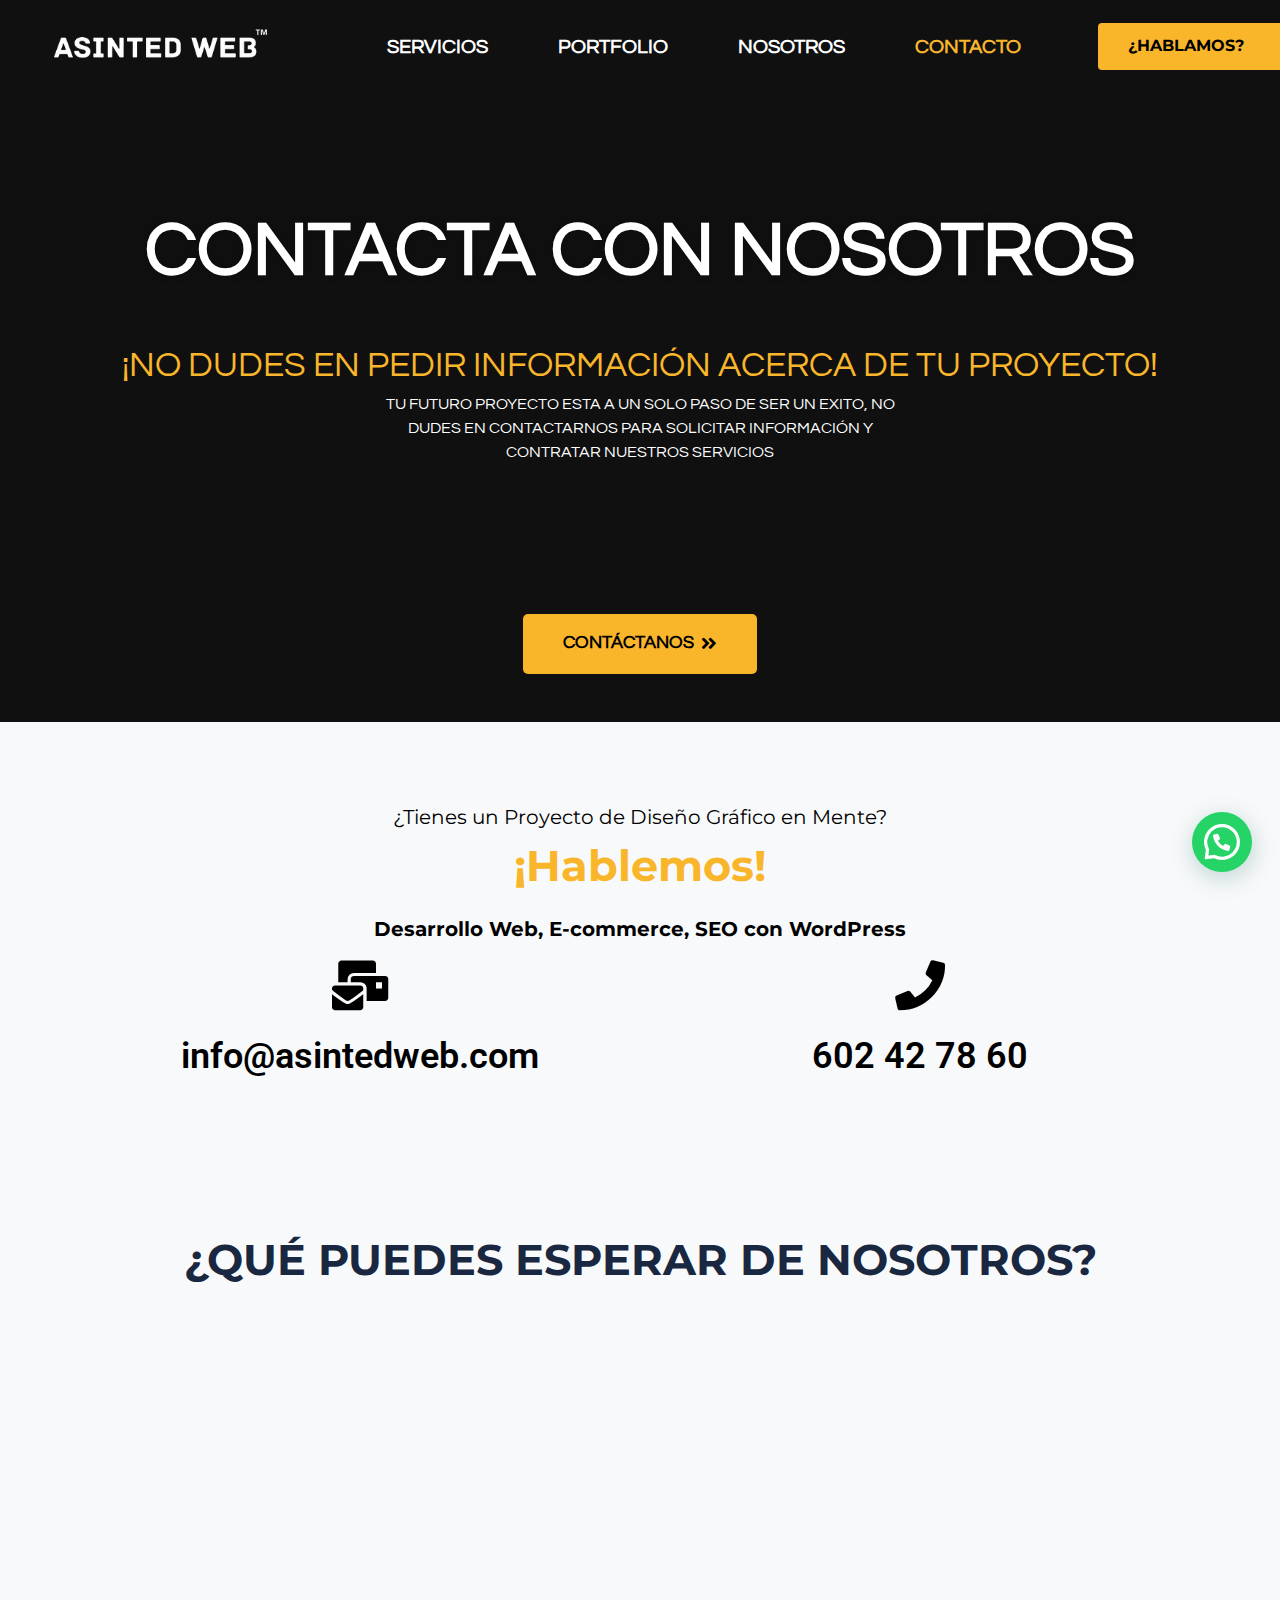
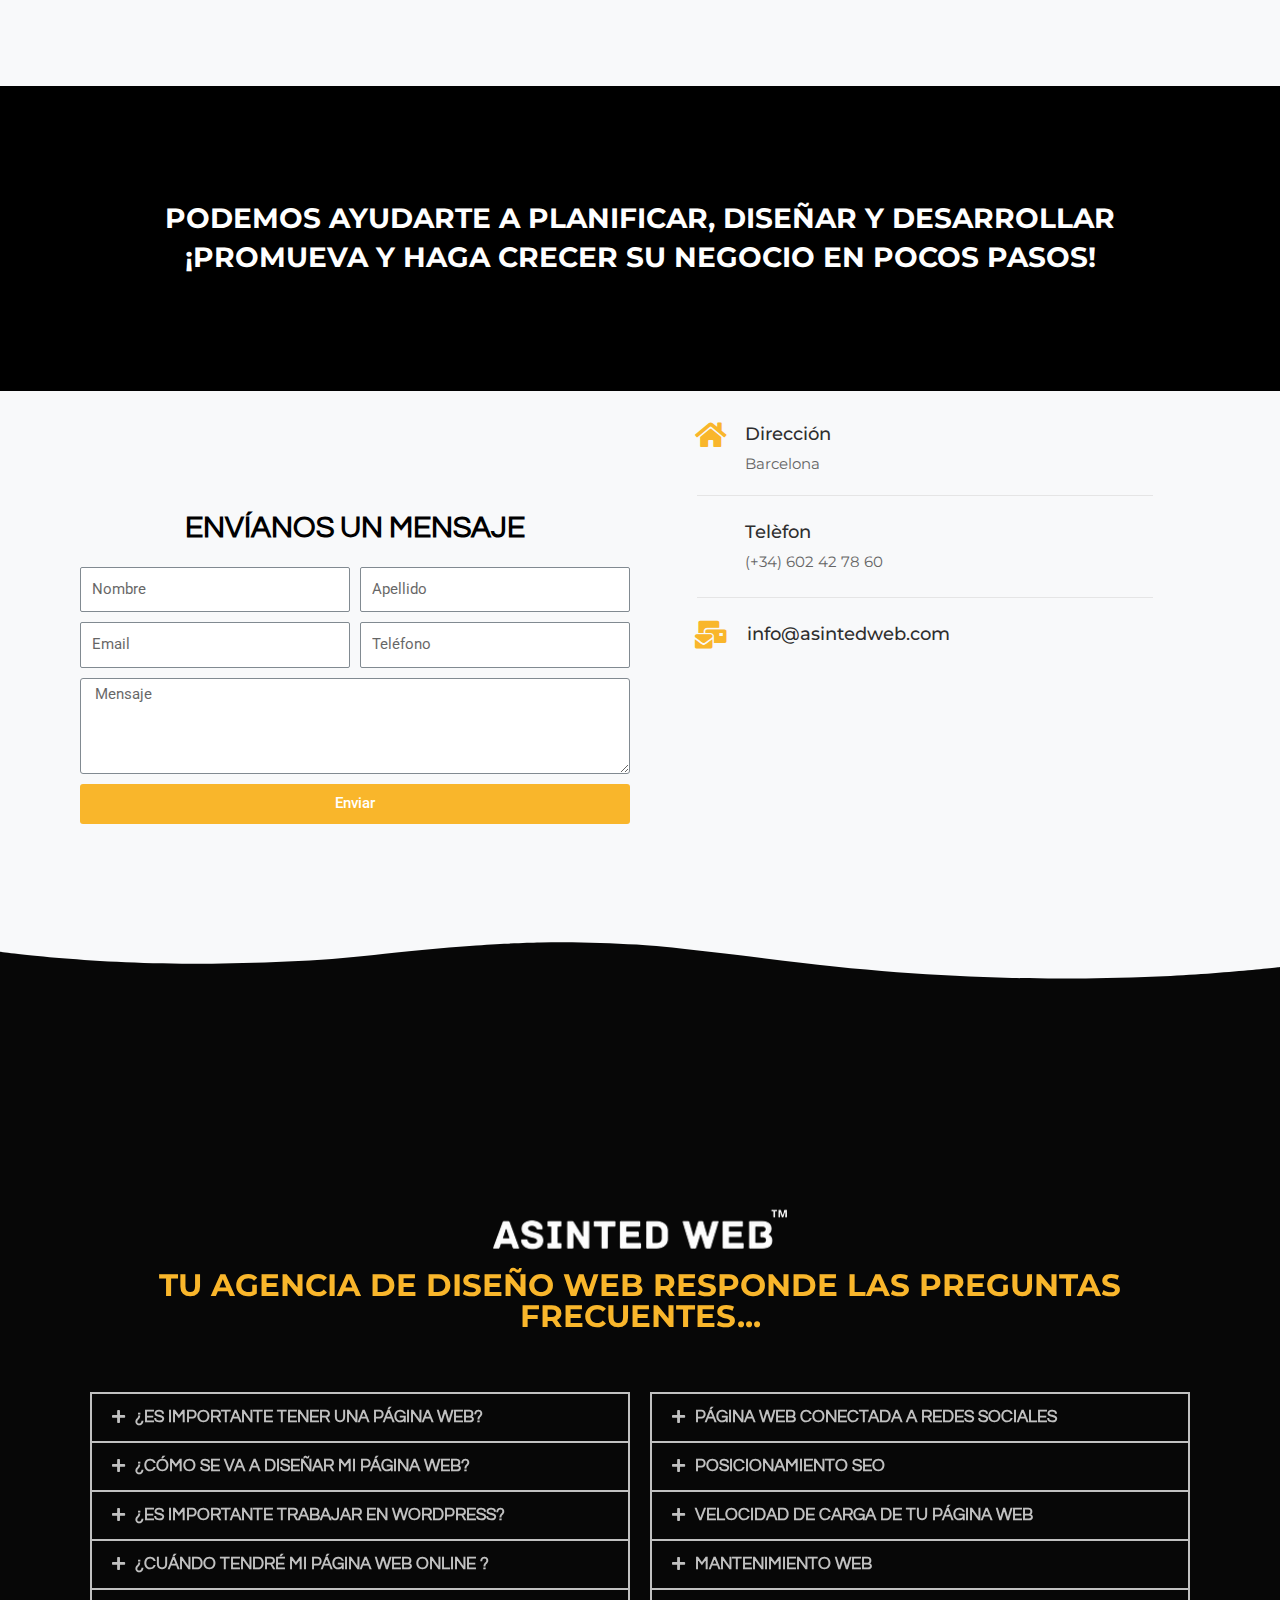
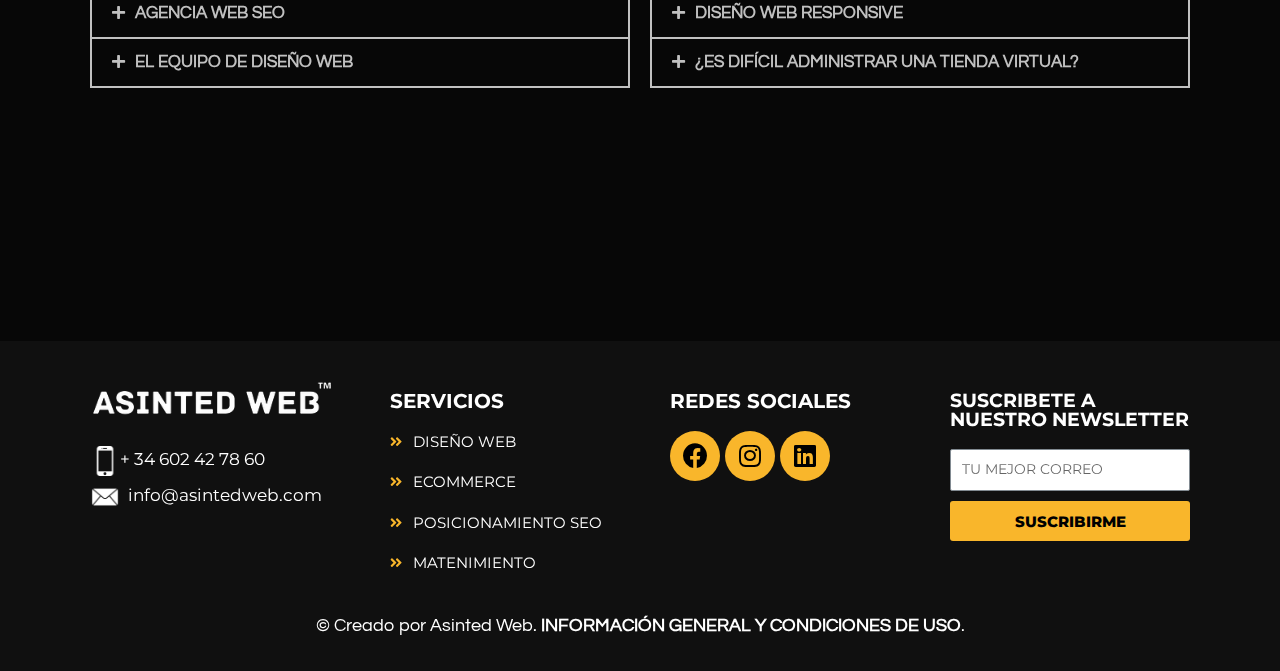
<file: contacto#contacto.html>
<!DOCTYPE html>
<html lang="es">
<head>
<meta charset="UTF-8">
<meta name="viewport" content="width=device-width, initial-scale=1">
<link rel="profile" href="https://gmpg.org/xfn/11">

<title>CONTACTO &#8211; ASINTED WEB</title>
<meta name='robots' content='noindex, nofollow' />
<link rel="alternate" type="application/rss+xml" title="ASINTED WEB &raquo; Feed" href="https://asintedweb.com/feed/" />
<link rel="alternate" type="application/rss+xml" title="ASINTED WEB &raquo; Feed de los comentarios" href="https://asintedweb.com/comments/feed/" />
<script>
window._wpemojiSettings = {"baseUrl":"https:\/\/s.w.org\/images\/core\/emoji\/14.0.0\/72x72\/","ext":".png","svgUrl":"https:\/\/s.w.org\/images\/core\/emoji\/14.0.0\/svg\/","svgExt":".svg","source":{"concatemoji":"https:\/\/asintedweb.com\/wp-includes\/js\/wp-emoji-release.min.js?ver=6.2"}};
/*! This file is auto-generated */
!function(e,a,t){var n,r,o,i=a.createElement("canvas"),p=i.getContext&&i.getContext("2d");function s(e,t){p.clearRect(0,0,i.width,i.height),p.fillText(e,0,0);e=i.toDataURL();return p.clearRect(0,0,i.width,i.height),p.fillText(t,0,0),e===i.toDataURL()}function c(e){var t=a.createElement("script");t.src=e,t.defer=t.type="text/javascript",a.getElementsByTagName("head")[0].appendChild(t)}for(o=Array("flag","emoji"),t.supports={everything:!0,everythingExceptFlag:!0},r=0;r<o.length;r++)t.supports[o[r]]=function(e){if(p&&p.fillText)switch(p.textBaseline="top",p.font="600 32px Arial",e){case"flag":return s("\ud83c\udff3\ufe0f\u200d\u26a7\ufe0f","\ud83c\udff3\ufe0f\u200b\u26a7\ufe0f")?!1:!s("\ud83c\uddfa\ud83c\uddf3","\ud83c\uddfa\u200b\ud83c\uddf3")&&!s("\ud83c\udff4\udb40\udc67\udb40\udc62\udb40\udc65\udb40\udc6e\udb40\udc67\udb40\udc7f","\ud83c\udff4\u200b\udb40\udc67\u200b\udb40\udc62\u200b\udb40\udc65\u200b\udb40\udc6e\u200b\udb40\udc67\u200b\udb40\udc7f");case"emoji":return!s("\ud83e\udef1\ud83c\udffb\u200d\ud83e\udef2\ud83c\udfff","\ud83e\udef1\ud83c\udffb\u200b\ud83e\udef2\ud83c\udfff")}return!1}(o[r]),t.supports.everything=t.supports.everything&&t.supports[o[r]],"flag"!==o[r]&&(t.supports.everythingExceptFlag=t.supports.everythingExceptFlag&&t.supports[o[r]]);t.supports.everythingExceptFlag=t.supports.everythingExceptFlag&&!t.supports.flag,t.DOMReady=!1,t.readyCallback=function(){t.DOMReady=!0},t.supports.everything||(n=function(){t.readyCallback()},a.addEventListener?(a.addEventListener("DOMContentLoaded",n,!1),e.addEventListener("load",n,!1)):(e.attachEvent("onload",n),a.attachEvent("onreadystatechange",function(){"complete"===a.readyState&&t.readyCallback()})),(e=t.source||{}).concatemoji?c(e.concatemoji):e.wpemoji&&e.twemoji&&(c(e.twemoji),c(e.wpemoji)))}(window,document,window._wpemojiSettings);
</script>
<style>
img.wp-smiley,
img.emoji {
	display: inline !important;
	border: none !important;
	box-shadow: none !important;
	height: 1em !important;
	width: 1em !important;
	margin: 0 0.07em !important;
	vertical-align: -0.1em !important;
	background: none !important;
	padding: 0 !important;
}
</style>
	<link rel='stylesheet' href='./css/astra-assets-css-minified-main.min.css'>
<style id='astra-theme-css-inline-css'>
:root{--ast-container-default-xlg-padding:3em;--ast-container-default-lg-padding:3em;--ast-container-default-slg-padding:2em;--ast-container-default-md-padding:3em;--ast-container-default-sm-padding:3em;--ast-container-default-xs-padding:2.4em;--ast-container-default-xxs-padding:1.8em;}html{font-size:93.75%;}a{color:var(--ast-global-color-0);}a:hover,a:focus{color:var(--ast-global-color-1);}body,button,input,select,textarea,.ast-button,.ast-custom-button{font-family:-apple-system,BlinkMacSystemFont,Segoe UI,Roboto,Oxygen-Sans,Ubuntu,Cantarell,Helvetica Neue,sans-serif;font-weight:inherit;font-size:15px;font-size:1rem;}blockquote{color:var(--ast-global-color-3);}.site-title{font-size:35px;font-size:2.3333333333333rem;display:block;}.ast-archive-description .ast-archive-title{font-size:40px;font-size:2.6666666666667rem;}.site-header .site-description{font-size:15px;font-size:1rem;display:none;}.entry-title{font-size:30px;font-size:2rem;}h1,.entry-content h1{font-size:40px;font-size:2.6666666666667rem;}h2,.entry-content h2{font-size:30px;font-size:2rem;}h3,.entry-content h3{font-size:25px;font-size:1.6666666666667rem;}h4,.entry-content h4{font-size:20px;font-size:1.3333333333333rem;}h5,.entry-content h5{font-size:18px;font-size:1.2rem;}h6,.entry-content h6{font-size:15px;font-size:1rem;}.ast-single-post .entry-title,.page-title{font-size:30px;font-size:2rem;}::selection{background-color:var(--ast-global-color-0);color:#ffffff;}body,h1,.entry-title a,.entry-content h1,h2,.entry-content h2,h3,.entry-content h3,h4,.entry-content h4,h5,.entry-content h5,h6,.entry-content h6{color:var(--ast-global-color-3);}.tagcloud a:hover,.tagcloud a:focus,.tagcloud a.current-item{color:#ffffff;border-color:var(--ast-global-color-0);background-color:var(--ast-global-color-0);}input:focus,input[type="text"]:focus,input[type="email"]:focus,input[type="url"]:focus,input[type="password"]:focus,input[type="reset"]:focus,input[type="search"]:focus,textarea:focus{border-color:var(--ast-global-color-0);}input[type="radio"]:checked,input[type=reset],input[type="checkbox"]:checked,input[type="checkbox"]:hover:checked,input[type="checkbox"]:focus:checked,input[type=range]::-webkit-slider-thumb{border-color:var(--ast-global-color-0);background-color:var(--ast-global-color-0);box-shadow:none;}.site-footer a:hover + .post-count,.site-footer a:focus + .post-count{background:var(--ast-global-color-0);border-color:var(--ast-global-color-0);}.single .nav-links .nav-previous,.single .nav-links .nav-next{color:var(--ast-global-color-0);}.entry-meta,.entry-meta *{line-height:1.45;color:var(--ast-global-color-0);}.entry-meta a:hover,.entry-meta a:hover *,.entry-meta a:focus,.entry-meta a:focus *,.page-links > .page-link,.page-links .page-link:hover,.post-navigation a:hover{color:var(--ast-global-color-1);}#cat option,.secondary .calendar_wrap thead a,.secondary .calendar_wrap thead a:visited{color:var(--ast-global-color-0);}.secondary .calendar_wrap #today,.ast-progress-val span{background:var(--ast-global-color-0);}.secondary a:hover + .post-count,.secondary a:focus + .post-count{background:var(--ast-global-color-0);border-color:var(--ast-global-color-0);}.calendar_wrap #today > a{color:#ffffff;}.page-links .page-link,.single .post-navigation a{color:var(--ast-global-color-0);}.ast-archive-title{color:var(--ast-global-color-2);}.widget-title{font-size:21px;font-size:1.4rem;color:var(--ast-global-color-2);}.ast-single-post .entry-content a,.ast-comment-content a:not(.ast-comment-edit-reply-wrap a){text-decoration:underline;}.ast-single-post .wp-block-button .wp-block-button__link,.ast-single-post .elementor-button-wrapper .elementor-button,.ast-single-post .entry-content .uagb-tab a,.ast-single-post .entry-content .uagb-ifb-cta a,.ast-single-post .entry-content .wp-block-uagb-buttons a,.ast-single-post .entry-content .uabb-module-content a,.ast-single-post .entry-content .uagb-post-grid a,.ast-single-post .entry-content .uagb-timeline a,.ast-single-post .entry-content .uagb-toc__wrap a,.ast-single-post .entry-content .uagb-taxomony-box a,.ast-single-post .entry-content .woocommerce a,.entry-content .wp-block-latest-posts > li > a{text-decoration:none;}.ast-logo-title-inline .site-logo-img{padding-right:1em;}.ast-page-builder-template .hentry {margin: 0;}.ast-page-builder-template .site-content > .ast-container {max-width: 100%;padding: 0;}.ast-page-builder-template .site-content #primary {padding: 0;margin: 0;}.ast-page-builder-template .no-results {text-align: center;margin: 4em auto;}.ast-page-builder-template .ast-pagination {padding: 2em;}.ast-page-builder-template .entry-header.ast-no-title.ast-no-thumbnail {margin-top: 0;}.ast-page-builder-template .entry-header.ast-header-without-markup {margin-top: 0;margin-bottom: 0;}.ast-page-builder-template .entry-header.ast-no-title.ast-no-meta {margin-bottom: 0;}.ast-page-builder-template.single .post-navigation {padding-bottom: 2em;}.ast-page-builder-template.single-post .site-content > .ast-container {max-width: 100%;}.ast-page-builder-template .entry-header {margin-top: 2em;margin-left: auto;margin-right: auto;}.ast-page-builder-template .ast-archive-description {margin: 2em auto 0;padding-left: 20px;padding-right: 20px;}.ast-page-builder-template .ast-row {margin-left: 0;margin-right: 0;}.single.ast-page-builder-template .entry-header + .entry-content {margin-bottom: 2em;}@media(min-width: 921px) {.ast-page-builder-template.archive.ast-right-sidebar .ast-row article,.ast-page-builder-template.archive.ast-left-sidebar .ast-row article {padding-left: 0;padding-right: 0;}}@media (max-width:921px){#ast-desktop-header{display:none;}}@media (min-width:921px){#ast-mobile-header{display:none;}}.wp-block-buttons.aligncenter{justify-content:center;}@media (max-width:921px){.ast-theme-transparent-header #primary,.ast-theme-transparent-header #secondary{padding:0;}}@media (max-width:921px){.ast-plain-container.ast-no-sidebar #primary{padding:0;}}.ast-plain-container.ast-no-sidebar #primary{margin-top:0;margin-bottom:0;}@media (min-width:1200px){.ast-plain-container.ast-no-sidebar #primary{margin-top:60px;margin-bottom:60px;}}.wp-block-button.is-style-outline .wp-block-button__link{border-color:var(--ast-global-color-0);}.wp-block-button.is-style-outline > .wp-block-button__link:not(.has-text-color),.wp-block-button.wp-block-button__link.is-style-outline:not(.has-text-color){color:var(--ast-global-color-0);}.wp-block-button.is-style-outline .wp-block-button__link:hover,.wp-block-button.is-style-outline .wp-block-button__link:focus{color:#ffffff !important;background-color:var(--ast-global-color-1);border-color:var(--ast-global-color-1);}.post-page-numbers.current .page-link,.ast-pagination .page-numbers.current{color:#ffffff;border-color:var(--ast-global-color-0);background-color:var(--ast-global-color-0);border-radius:2px;}h1.widget-title{font-weight:inherit;}h2.widget-title{font-weight:inherit;}h3.widget-title{font-weight:inherit;}#page{display:flex;flex-direction:column;min-height:100vh;}.ast-404-layout-1 h1.page-title{color:var(--ast-global-color-2);}.single .post-navigation a{line-height:1em;height:inherit;}.error-404 .page-sub-title{font-size:1.5rem;font-weight:inherit;}.search .site-content .content-area .search-form{margin-bottom:0;}#page .site-content{flex-grow:1;}.widget{margin-bottom:3.5em;}#secondary li{line-height:1.5em;}#secondary .wp-block-group h2{margin-bottom:0.7em;}#secondary h2{font-size:1.7rem;}.ast-separate-container .ast-article-post,.ast-separate-container .ast-article-single,.ast-separate-container .ast-comment-list li.depth-1,.ast-separate-container .comment-respond{padding:3em;}.ast-separate-container .ast-comment-list li.depth-1,.hentry{margin-bottom:2em;}.ast-separate-container .ast-archive-description,.ast-separate-container .ast-author-box{background-color:var(--ast-global-color-5);border-bottom:1px solid var(--ast-border-color);}.ast-separate-container .comments-title{padding:2em 2em 0 2em;}.ast-page-builder-template .comment-form-textarea,.ast-comment-formwrap .ast-grid-common-col{padding:0;}.ast-comment-formwrap{padding:0 20px;display:inline-flex;column-gap:20px;}.archive.ast-page-builder-template .entry-header{margin-top:2em;}.ast-page-builder-template .ast-comment-formwrap{width:100%;}.entry-title{margin-bottom:0.5em;}.ast-archive-description .ast-archive-title{margin-bottom:10px;text-transform:capitalize;}.ast-archive-description p{font-size:inherit;font-weight:inherit;line-height:inherit;}@media (min-width:921px){.ast-left-sidebar.ast-page-builder-template #secondary,.archive.ast-right-sidebar.ast-page-builder-template .site-main{padding-left:20px;padding-right:20px;}}@media (max-width:544px){.ast-comment-formwrap.ast-row{column-gap:10px;}}@media (min-width:1201px){.ast-separate-container .ast-article-post,.ast-separate-container .ast-article-single,.ast-separate-container .ast-archive-description,.ast-separate-container .ast-author-box,.ast-separate-container .ast-404-layout-1,.ast-separate-container .no-results{padding:3em;}}@media (max-width:921px){.ast-separate-container #primary,.ast-separate-container #secondary{padding:1.5em 0;}#primary,#secondary{padding:1.5em 0;margin:0;}.ast-left-sidebar #content > .ast-container{display:flex;flex-direction:column-reverse;width:100%;}}@media (min-width:922px){.ast-separate-container.ast-right-sidebar #primary,.ast-separate-container.ast-left-sidebar #primary{border:0;}.search-no-results.ast-separate-container #primary{margin-bottom:4em;}}.wp-block-button .wp-block-button__link{color:#ffffff;}.wp-block-button .wp-block-button__link:hover,.wp-block-button .wp-block-button__link:focus{color:#ffffff;background-color:var(--ast-global-color-1);border-color:var(--ast-global-color-1);}.wp-block-button .wp-block-button__link,.wp-block-search .wp-block-search__button,body .wp-block-file .wp-block-file__button{border-color:var(--ast-global-color-0);background-color:var(--ast-global-color-0);color:#ffffff;font-family:inherit;font-weight:inherit;line-height:1;border-radius:2px;padding-top:15px;padding-right:30px;padding-bottom:15px;padding-left:30px;}@media (max-width:921px){.wp-block-button .wp-block-button__link,.wp-block-search .wp-block-search__button,body .wp-block-file .wp-block-file__button{padding-top:14px;padding-right:28px;padding-bottom:14px;padding-left:28px;}}@media (max-width:544px){.wp-block-button .wp-block-button__link,.wp-block-search .wp-block-search__button,body .wp-block-file .wp-block-file__button{padding-top:12px;padding-right:24px;padding-bottom:12px;padding-left:24px;}}.menu-toggle,button,.ast-button,.ast-custom-button,.button,input#submit,input[type="button"],input[type="submit"],input[type="reset"],form[CLASS*="wp-block-search__"].wp-block-search .wp-block-search__inside-wrapper .wp-block-search__button,body .wp-block-file .wp-block-file__button,.search .search-submit{border-style:solid;border-top-width:0;border-right-width:0;border-left-width:0;border-bottom-width:0;color:#ffffff;border-color:var(--ast-global-color-0);background-color:var(--ast-global-color-0);border-radius:2px;padding-top:15px;padding-right:30px;padding-bottom:15px;padding-left:30px;font-family:inherit;font-weight:inherit;line-height:1;}button:focus,.menu-toggle:hover,button:hover,.ast-button:hover,.ast-custom-button:hover .button:hover,.ast-custom-button:hover ,input[type=reset]:hover,input[type=reset]:focus,input#submit:hover,input#submit:focus,input[type="button"]:hover,input[type="button"]:focus,input[type="submit"]:hover,input[type="submit"]:focus,form[CLASS*="wp-block-search__"].wp-block-search .wp-block-search__inside-wrapper .wp-block-search__button:hover,form[CLASS*="wp-block-search__"].wp-block-search .wp-block-search__inside-wrapper .wp-block-search__button:focus,body .wp-block-file .wp-block-file__button:hover,body .wp-block-file .wp-block-file__button:focus{color:#ffffff;background-color:var(--ast-global-color-1);border-color:var(--ast-global-color-1);}form[CLASS*="wp-block-search__"].wp-block-search .wp-block-search__inside-wrapper .wp-block-search__button.has-icon{padding-top:calc(15px - 3px);padding-right:calc(30px - 3px);padding-bottom:calc(15px - 3px);padding-left:calc(30px - 3px);}@media (min-width:544px){.ast-container{max-width:100%;}}@media (max-width:544px){.ast-separate-container .ast-article-post,.ast-separate-container .ast-article-single,.ast-separate-container .comments-title,.ast-separate-container .ast-archive-description{padding:1.5em 1em;}.ast-separate-container #content .ast-container{padding-left:0.54em;padding-right:0.54em;}.ast-separate-container .ast-comment-list li.depth-1{padding:1.5em 1em;margin-bottom:1.5em;}.ast-separate-container .ast-comment-list .bypostauthor{padding:.5em;}.ast-search-menu-icon.ast-dropdown-active .search-field{width:170px;}.menu-toggle,button,.ast-button,.button,input#submit,input[type="button"],input[type="submit"],input[type="reset"]{padding-top:12px;padding-right:24px;padding-bottom:12px;padding-left:24px;}}@media (max-width:921px){.menu-toggle,button,.ast-button,.button,input#submit,input[type="button"],input[type="submit"],input[type="reset"]{padding-top:14px;padding-right:28px;padding-bottom:14px;padding-left:28px;}.ast-mobile-header-stack .main-header-bar .ast-search-menu-icon{display:inline-block;}.ast-header-break-point.ast-header-custom-item-outside .ast-mobile-header-stack .main-header-bar .ast-search-icon{margin:0;}.ast-comment-avatar-wrap img{max-width:2.5em;}.ast-separate-container .ast-comment-list li.depth-1{padding:1.5em 2.14em;}.ast-separate-container .comment-respond{padding:2em 2.14em;}.ast-comment-meta{padding:0 1.8888em 1.3333em;}}@media (max-width:921px){.site-title{display:block;}.ast-archive-description .ast-archive-title{font-size:40px;}.site-header .site-description{display:none;}.entry-title{font-size:30px;}h1,.entry-content h1{font-size:30px;}h2,.entry-content h2{font-size:25px;}h3,.entry-content h3{font-size:20px;}.ast-single-post .entry-title,.page-title{font-size:30px;}}@media (max-width:544px){.site-title{display:block;}.ast-archive-description .ast-archive-title{font-size:40px;}.site-header .site-description{display:none;}.entry-title{font-size:30px;}h1,.entry-content h1{font-size:30px;}h2,.entry-content h2{font-size:25px;}h3,.entry-content h3{font-size:20px;}.ast-single-post .entry-title,.page-title{font-size:30px;}}@media (max-width:921px){html{font-size:85.5%;}}@media (max-width:544px){html{font-size:85.5%;}}@media (min-width:922px){.ast-container{max-width:1240px;}}@media (min-width:922px){.site-content .ast-container{display:flex;}}@media (max-width:921px){.site-content .ast-container{flex-direction:column;}}@media (min-width:922px){.main-header-menu .sub-menu .menu-item.ast-left-align-sub-menu:hover > .sub-menu,.main-header-menu .sub-menu .menu-item.ast-left-align-sub-menu.focus > .sub-menu{margin-left:-0px;}}blockquote,cite {font-style: initial;}.wp-block-file {display: flex;align-items: center;flex-wrap: wrap;justify-content: space-between;}.wp-block-pullquote {border: none;}.wp-block-pullquote blockquote::before {content: "\201D";font-family: "Helvetica",sans-serif;display: flex;transform: rotate( 180deg );font-size: 6rem;font-style: normal;line-height: 1;font-weight: bold;align-items: center;justify-content: center;}.has-text-align-right > blockquote::before {justify-content: flex-start;}.has-text-align-left > blockquote::before {justify-content: flex-end;}figure.wp-block-pullquote.is-style-solid-color blockquote {max-width: 100%;text-align: inherit;}html body {--wp--custom--ast-default-block-top-padding: 3em;--wp--custom--ast-default-block-right-padding: 3em;--wp--custom--ast-default-block-bottom-padding: 3em;--wp--custom--ast-default-block-left-padding: 3em;--wp--custom--ast-container-width: 1200px;--wp--custom--ast-content-width-size: 1200px;--wp--custom--ast-wide-width-size: calc(1200px + var(--wp--custom--ast-default-block-left-padding) + var(--wp--custom--ast-default-block-right-padding));}@media(max-width: 921px) {html body {--wp--custom--ast-default-block-top-padding: 3em;--wp--custom--ast-default-block-right-padding: 2em;--wp--custom--ast-default-block-bottom-padding: 3em;--wp--custom--ast-default-block-left-padding: 2em;}}@media(max-width: 544px) {html body {--wp--custom--ast-default-block-top-padding: 3em;--wp--custom--ast-default-block-right-padding: 1.5em;--wp--custom--ast-default-block-bottom-padding: 3em;--wp--custom--ast-default-block-left-padding: 1.5em;}}.entry-content > .wp-block-group,.entry-content > .wp-block-cover,.entry-content > .wp-block-columns {padding-top: var(--wp--custom--ast-default-block-top-padding);padding-right: var(--wp--custom--ast-default-block-right-padding);padding-bottom: var(--wp--custom--ast-default-block-bottom-padding);padding-left: var(--wp--custom--ast-default-block-left-padding);}.ast-plain-container.ast-no-sidebar .entry-content > .alignfull,.ast-page-builder-template .ast-no-sidebar .entry-content > .alignfull {margin-left: calc( -50vw + 50%);margin-right: calc( -50vw + 50%);max-width: 100vw;width: 100vw;}.ast-plain-container.ast-no-sidebar .entry-content .alignfull .alignfull,.ast-page-builder-template.ast-no-sidebar .entry-content .alignfull .alignfull,.ast-plain-container.ast-no-sidebar .entry-content .alignfull .alignwide,.ast-page-builder-template.ast-no-sidebar .entry-content .alignfull .alignwide,.ast-plain-container.ast-no-sidebar .entry-content .alignwide .alignfull,.ast-page-builder-template.ast-no-sidebar .entry-content .alignwide .alignfull,.ast-plain-container.ast-no-sidebar .entry-content .alignwide .alignwide,.ast-page-builder-template.ast-no-sidebar .entry-content .alignwide .alignwide,.ast-plain-container.ast-no-sidebar .entry-content .wp-block-column .alignfull,.ast-page-builder-template.ast-no-sidebar .entry-content .wp-block-column .alignfull,.ast-plain-container.ast-no-sidebar .entry-content .wp-block-column .alignwide,.ast-page-builder-template.ast-no-sidebar .entry-content .wp-block-column .alignwide {margin-left: auto;margin-right: auto;width: 100%;}[ast-blocks-layout] .wp-block-separator:not(.is-style-dots) {height: 0;}[ast-blocks-layout] .wp-block-separator {margin: 20px auto;}[ast-blocks-layout] .wp-block-separator:not(.is-style-wide):not(.is-style-dots) {max-width: 100px;}[ast-blocks-layout] .wp-block-separator.has-background {padding: 0;}.entry-content[ast-blocks-layout] > * {max-width: var(--wp--custom--ast-content-width-size);margin-left: auto;margin-right: auto;}.entry-content[ast-blocks-layout] > .alignwide {max-width: var(--wp--custom--ast-wide-width-size);}.entry-content[ast-blocks-layout] .alignfull {max-width: none;}.entry-content .wp-block-columns {margin-bottom: 0;}blockquote {margin: 1.5em;border: none;}.wp-block-quote:not(.has-text-align-right):not(.has-text-align-center) {border-left: 5px solid rgba(0,0,0,0.05);}.has-text-align-right > blockquote,blockquote.has-text-align-right {border-right: 5px solid rgba(0,0,0,0.05);}.has-text-align-left > blockquote,blockquote.has-text-align-left {border-left: 5px solid rgba(0,0,0,0.05);}.wp-block-site-tagline,.wp-block-latest-posts .read-more {margin-top: 15px;}.wp-block-loginout p label {display: block;}.wp-block-loginout p:not(.login-remember):not(.login-submit) input {width: 100%;}.wp-block-loginout input:focus {border-color: transparent;}.wp-block-loginout input:focus {outline: thin dotted;}.entry-content .wp-block-media-text .wp-block-media-text__content {padding: 0 0 0 8%;}.entry-content .wp-block-media-text.has-media-on-the-right .wp-block-media-text__content {padding: 0 8% 0 0;}.entry-content .wp-block-media-text.has-background .wp-block-media-text__content {padding: 8%;}.entry-content .wp-block-cover:not([class*="background-color"]) .wp-block-cover__inner-container,.entry-content .wp-block-cover:not([class*="background-color"]) .wp-block-cover-image-text,.entry-content .wp-block-cover:not([class*="background-color"]) .wp-block-cover-text,.entry-content .wp-block-cover-image:not([class*="background-color"]) .wp-block-cover__inner-container,.entry-content .wp-block-cover-image:not([class*="background-color"]) .wp-block-cover-image-text,.entry-content .wp-block-cover-image:not([class*="background-color"]) .wp-block-cover-text {color: var(--ast-global-color-5);}.wp-block-loginout .login-remember input {width: 1.1rem;height: 1.1rem;margin: 0 5px 4px 0;vertical-align: middle;}.wp-block-latest-posts > li > *:first-child,.wp-block-latest-posts:not(.is-grid) > li:first-child {margin-top: 0;}.wp-block-search__inside-wrapper .wp-block-search__input {padding: 0 10px;color: var(--ast-global-color-3);background: var(--ast-global-color-5);border-color: var(--ast-border-color);}.wp-block-latest-posts .read-more {margin-bottom: 1.5em;}.wp-block-search__no-button .wp-block-search__inside-wrapper .wp-block-search__input {padding-top: 5px;padding-bottom: 5px;}.wp-block-latest-posts .wp-block-latest-posts__post-date,.wp-block-latest-posts .wp-block-latest-posts__post-author {font-size: 1rem;}.wp-block-latest-posts > li > *,.wp-block-latest-posts:not(.is-grid) > li {margin-top: 12px;margin-bottom: 12px;}.ast-page-builder-template .entry-content[ast-blocks-layout] > *,.ast-page-builder-template .entry-content[ast-blocks-layout] > .alignfull > * {max-width: none;}.ast-page-builder-template .entry-content[ast-blocks-layout] > .alignwide > * {max-width: var(--wp--custom--ast-wide-width-size);}.ast-page-builder-template .entry-content[ast-blocks-layout] > .inherit-container-width > *,.ast-page-builder-template .entry-content[ast-blocks-layout] > * > *,.entry-content[ast-blocks-layout] > .wp-block-cover .wp-block-cover__inner-container {max-width: var(--wp--custom--ast-content-width-size);margin-left: auto;margin-right: auto;}.entry-content[ast-blocks-layout] .wp-block-cover:not(.alignleft):not(.alignright) {width: auto;}@media(max-width: 1200px) {.ast-separate-container .entry-content > .alignfull,.ast-separate-container .entry-content[ast-blocks-layout] > .alignwide,.ast-plain-container .entry-content[ast-blocks-layout] > .alignwide,.ast-plain-container .entry-content .alignfull {margin-left: calc(-1 * min(var(--ast-container-default-xlg-padding),20px)) ;margin-right: calc(-1 * min(var(--ast-container-default-xlg-padding),20px));}}@media(min-width: 1201px) {.ast-separate-container .entry-content > .alignfull {margin-left: calc(-1 * var(--ast-container-default-xlg-padding) );margin-right: calc(-1 * var(--ast-container-default-xlg-padding) );}.ast-separate-container .entry-content[ast-blocks-layout] > .alignwide,.ast-plain-container .entry-content[ast-blocks-layout] > .alignwide {margin-left: calc(-1 * var(--wp--custom--ast-default-block-left-padding) );margin-right: calc(-1 * var(--wp--custom--ast-default-block-right-padding) );}}@media(min-width: 921px) {.ast-separate-container .entry-content .wp-block-group.alignwide:not(.inherit-container-width) > :where(:not(.alignleft):not(.alignright)),.ast-plain-container .entry-content .wp-block-group.alignwide:not(.inherit-container-width) > :where(:not(.alignleft):not(.alignright)) {max-width: calc( var(--wp--custom--ast-content-width-size) + 80px );}.ast-plain-container.ast-right-sidebar .entry-content[ast-blocks-layout] .alignfull,.ast-plain-container.ast-left-sidebar .entry-content[ast-blocks-layout] .alignfull {margin-left: -60px;margin-right: -60px;}}@media(min-width: 544px) {.entry-content > .alignleft {margin-right: 20px;}.entry-content > .alignright {margin-left: 20px;}}@media (max-width:544px){.wp-block-columns .wp-block-column:not(:last-child){margin-bottom:20px;}.wp-block-latest-posts{margin:0;}}@media( max-width: 600px ) {.entry-content .wp-block-media-text .wp-block-media-text__content,.entry-content .wp-block-media-text.has-media-on-the-right .wp-block-media-text__content {padding: 8% 0 0;}.entry-content .wp-block-media-text.has-background .wp-block-media-text__content {padding: 8%;}}:root .has-ast-global-color-0-color{color:var(--ast-global-color-0);}:root .has-ast-global-color-0-background-color{background-color:var(--ast-global-color-0);}:root .wp-block-button .has-ast-global-color-0-color{color:var(--ast-global-color-0);}:root .wp-block-button .has-ast-global-color-0-background-color{background-color:var(--ast-global-color-0);}:root .has-ast-global-color-1-color{color:var(--ast-global-color-1);}:root .has-ast-global-color-1-background-color{background-color:var(--ast-global-color-1);}:root .wp-block-button .has-ast-global-color-1-color{color:var(--ast-global-color-1);}:root .wp-block-button .has-ast-global-color-1-background-color{background-color:var(--ast-global-color-1);}:root .has-ast-global-color-2-color{color:var(--ast-global-color-2);}:root .has-ast-global-color-2-background-color{background-color:var(--ast-global-color-2);}:root .wp-block-button .has-ast-global-color-2-color{color:var(--ast-global-color-2);}:root .wp-block-button .has-ast-global-color-2-background-color{background-color:var(--ast-global-color-2);}:root .has-ast-global-color-3-color{color:var(--ast-global-color-3);}:root .has-ast-global-color-3-background-color{background-color:var(--ast-global-color-3);}:root .wp-block-button .has-ast-global-color-3-color{color:var(--ast-global-color-3);}:root .wp-block-button .has-ast-global-color-3-background-color{background-color:var(--ast-global-color-3);}:root .has-ast-global-color-4-color{color:var(--ast-global-color-4);}:root .has-ast-global-color-4-background-color{background-color:var(--ast-global-color-4);}:root .wp-block-button .has-ast-global-color-4-color{color:var(--ast-global-color-4);}:root .wp-block-button .has-ast-global-color-4-background-color{background-color:var(--ast-global-color-4);}:root .has-ast-global-color-5-color{color:var(--ast-global-color-5);}:root .has-ast-global-color-5-background-color{background-color:var(--ast-global-color-5);}:root .wp-block-button .has-ast-global-color-5-color{color:var(--ast-global-color-5);}:root .wp-block-button .has-ast-global-color-5-background-color{background-color:var(--ast-global-color-5);}:root .has-ast-global-color-6-color{color:var(--ast-global-color-6);}:root .has-ast-global-color-6-background-color{background-color:var(--ast-global-color-6);}:root .wp-block-button .has-ast-global-color-6-color{color:var(--ast-global-color-6);}:root .wp-block-button .has-ast-global-color-6-background-color{background-color:var(--ast-global-color-6);}:root .has-ast-global-color-7-color{color:var(--ast-global-color-7);}:root .has-ast-global-color-7-background-color{background-color:var(--ast-global-color-7);}:root .wp-block-button .has-ast-global-color-7-color{color:var(--ast-global-color-7);}:root .wp-block-button .has-ast-global-color-7-background-color{background-color:var(--ast-global-color-7);}:root .has-ast-global-color-8-color{color:var(--ast-global-color-8);}:root .has-ast-global-color-8-background-color{background-color:var(--ast-global-color-8);}:root .wp-block-button .has-ast-global-color-8-color{color:var(--ast-global-color-8);}:root .wp-block-button .has-ast-global-color-8-background-color{background-color:var(--ast-global-color-8);}:root{--ast-global-color-0:#0170B9;--ast-global-color-1:#3a3a3a;--ast-global-color-2:#3a3a3a;--ast-global-color-3:#4B4F58;--ast-global-color-4:#F5F5F5;--ast-global-color-5:#f8f9fa;--ast-global-color-6:#F2F5F7;--ast-global-color-7:#424242;--ast-global-color-8:#000000;}:root {--ast-border-color : var(--ast-global-color-6);}.ast-breadcrumbs .trail-browse,.ast-breadcrumbs .trail-items,.ast-breadcrumbs .trail-items li{display:inline-block;margin:0;padding:0;border:none;background:inherit;text-indent:0;}.ast-breadcrumbs .trail-browse{font-size:inherit;font-style:inherit;font-weight:inherit;color:inherit;}.ast-breadcrumbs .trail-items{list-style:none;}.trail-items li::after{padding:0 0.3em;content:"\00bb";}.trail-items li:last-of-type::after{display:none;}h1,.entry-content h1,h2,.entry-content h2,h3,.entry-content h3,h4,.entry-content h4,h5,.entry-content h5,h6,.entry-content h6{color:var(--ast-global-color-2);}.entry-title a{color:var(--ast-global-color-2);}@media (max-width:921px){.ast-builder-grid-row-container.ast-builder-grid-row-tablet-3-firstrow .ast-builder-grid-row > *:first-child,.ast-builder-grid-row-container.ast-builder-grid-row-tablet-3-lastrow .ast-builder-grid-row > *:last-child{grid-column:1 / -1;}}@media (max-width:544px){.ast-builder-grid-row-container.ast-builder-grid-row-mobile-3-firstrow .ast-builder-grid-row > *:first-child,.ast-builder-grid-row-container.ast-builder-grid-row-mobile-3-lastrow .ast-builder-grid-row > *:last-child{grid-column:1 / -1;}}.ast-builder-layout-element[data-section="title_tagline"]{display:flex;}@media (max-width:921px){.ast-header-break-point .ast-builder-layout-element[data-section="title_tagline"]{display:flex;}}@media (max-width:544px){.ast-header-break-point .ast-builder-layout-element[data-section="title_tagline"]{display:flex;}}.ast-builder-menu-1{font-family:inherit;font-weight:inherit;}.ast-builder-menu-1 .sub-menu,.ast-builder-menu-1 .inline-on-mobile .sub-menu{border-top-width:2px;border-bottom-width:0;border-right-width:0;border-left-width:0;border-color:var(--ast-global-color-0);border-style:solid;border-radius:0;}.ast-builder-menu-1 .main-header-menu > .menu-item > .sub-menu,.ast-builder-menu-1 .main-header-menu > .menu-item > .astra-full-megamenu-wrapper{margin-top:0;}.ast-desktop .ast-builder-menu-1 .main-header-menu > .menu-item > .sub-menu:before,.ast-desktop .ast-builder-menu-1 .main-header-menu > .menu-item > .astra-full-megamenu-wrapper:before{height:calc( 0px + 5px );}.ast-desktop .ast-builder-menu-1 .menu-item .sub-menu .menu-link{border-style:none;}@media (max-width:921px){.ast-header-break-point .ast-builder-menu-1 .menu-item.menu-item-has-children > .ast-menu-toggle{top:0;}.ast-builder-menu-1 .menu-item-has-children > .menu-link:after{content:unset;}}@media (max-width:544px){.ast-header-break-point .ast-builder-menu-1 .menu-item.menu-item-has-children > .ast-menu-toggle{top:0;}}.ast-builder-menu-1{display:flex;}@media (max-width:921px){.ast-header-break-point .ast-builder-menu-1{display:flex;}}@media (max-width:544px){.ast-header-break-point .ast-builder-menu-1{display:flex;}}.site-below-footer-wrap{padding-top:20px;padding-bottom:20px;}.site-below-footer-wrap[data-section="section-below-footer-builder"]{background-color:#eeeeee;;min-height:80px;}.site-below-footer-wrap[data-section="section-below-footer-builder"] .ast-builder-grid-row{max-width:1200px;margin-left:auto;margin-right:auto;}.site-below-footer-wrap[data-section="section-below-footer-builder"] .ast-builder-grid-row,.site-below-footer-wrap[data-section="section-below-footer-builder"] .site-footer-section{align-items:flex-start;}.site-below-footer-wrap[data-section="section-below-footer-builder"].ast-footer-row-inline .site-footer-section{display:flex;margin-bottom:0;}.ast-builder-grid-row-full .ast-builder-grid-row{grid-template-columns:1fr;}@media (max-width:921px){.site-below-footer-wrap[data-section="section-below-footer-builder"].ast-footer-row-tablet-inline .site-footer-section{display:flex;margin-bottom:0;}.site-below-footer-wrap[data-section="section-below-footer-builder"].ast-footer-row-tablet-stack .site-footer-section{display:block;margin-bottom:10px;}.ast-builder-grid-row-container.ast-builder-grid-row-tablet-full .ast-builder-grid-row{grid-template-columns:1fr;}}@media (max-width:544px){.site-below-footer-wrap[data-section="section-below-footer-builder"].ast-footer-row-mobile-inline .site-footer-section{display:flex;margin-bottom:0;}.site-below-footer-wrap[data-section="section-below-footer-builder"].ast-footer-row-mobile-stack .site-footer-section{display:block;margin-bottom:10px;}.ast-builder-grid-row-container.ast-builder-grid-row-mobile-full .ast-builder-grid-row{grid-template-columns:1fr;}}.site-below-footer-wrap[data-section="section-below-footer-builder"]{display:grid;}@media (max-width:921px){.ast-header-break-point .site-below-footer-wrap[data-section="section-below-footer-builder"]{display:grid;}}@media (max-width:544px){.ast-header-break-point .site-below-footer-wrap[data-section="section-below-footer-builder"]{display:grid;}}.ast-footer-copyright{text-align:center;}.ast-footer-copyright {color:var(--ast-global-color-3);}@media (max-width:921px){.ast-footer-copyright{text-align:center;}}@media (max-width:544px){.ast-footer-copyright{text-align:center;}}.ast-footer-copyright.ast-builder-layout-element{display:flex;}@media (max-width:921px){.ast-header-break-point .ast-footer-copyright.ast-builder-layout-element{display:flex;}}@media (max-width:544px){.ast-header-break-point .ast-footer-copyright.ast-builder-layout-element{display:flex;}}.elementor-widget-heading .elementor-heading-title{margin:0;}.elementor-post.elementor-grid-item.hentry{margin-bottom:0;}.woocommerce div.product .elementor-element.elementor-products-grid .related.products ul.products li.product,.elementor-element .elementor-wc-products .woocommerce[class*='columns-'] ul.products li.product{width:auto;margin:0;float:none;}.elementor-toc__list-wrapper{margin:0;}.ast-left-sidebar .elementor-section.elementor-section-stretched,.ast-right-sidebar .elementor-section.elementor-section-stretched{max-width:100%;left:0 !important;}.elementor-template-full-width .ast-container{display:block;}@media (max-width:544px){.elementor-element .elementor-wc-products .woocommerce[class*="columns-"] ul.products li.product{width:auto;margin:0;}.elementor-element .woocommerce .woocommerce-result-count{float:none;}}.ast-header-break-point .main-header-bar{border-bottom-width:1px;}@media (min-width:922px){.main-header-bar{border-bottom-width:1px;}}.main-header-menu .menu-item, #astra-footer-menu .menu-item, .main-header-bar .ast-masthead-custom-menu-items{-js-display:flex;display:flex;-webkit-box-pack:center;-webkit-justify-content:center;-moz-box-pack:center;-ms-flex-pack:center;justify-content:center;-webkit-box-orient:vertical;-webkit-box-direction:normal;-webkit-flex-direction:column;-moz-box-orient:vertical;-moz-box-direction:normal;-ms-flex-direction:column;flex-direction:column;}.main-header-menu > .menu-item > .menu-link, #astra-footer-menu > .menu-item > .menu-link{height:100%;-webkit-box-align:center;-webkit-align-items:center;-moz-box-align:center;-ms-flex-align:center;align-items:center;-js-display:flex;display:flex;}.ast-header-break-point .main-navigation ul .menu-item .menu-link .icon-arrow:first-of-type svg{top:.2em;margin-top:0px;margin-left:0px;width:.65em;transform:translate(0, -2px) rotateZ(270deg);}.ast-mobile-popup-content .ast-submenu-expanded > .ast-menu-toggle{transform:rotateX(180deg);}.ast-separate-container .blog-layout-1, .ast-separate-container .blog-layout-2, .ast-separate-container .blog-layout-3{background-color:transparent;background-image:none;}.ast-separate-container .ast-article-post{background-color:var(--ast-global-color-5);;}@media (max-width:921px){.ast-separate-container .ast-article-post{background-color:var(--ast-global-color-5);;}}@media (max-width:544px){.ast-separate-container .ast-article-post{background-color:var(--ast-global-color-5);;}}.ast-separate-container .ast-article-single:not(.ast-related-post), .ast-separate-container .comments-area .comment-respond,.ast-separate-container .comments-area .ast-comment-list li, .ast-separate-container .ast-woocommerce-container, .ast-separate-container .error-404, .ast-separate-container .no-results, .single.ast-separate-container .site-main .ast-author-meta, .ast-separate-container .related-posts-title-wrapper, .ast-separate-container.ast-two-container #secondary .widget,.ast-separate-container .comments-count-wrapper, .ast-box-layout.ast-plain-container .site-content,.ast-padded-layout.ast-plain-container .site-content, .ast-separate-container .comments-area .comments-title{background-color:var(--ast-global-color-5);;}@media (max-width:921px){.ast-separate-container .ast-article-single:not(.ast-related-post), .ast-separate-container .comments-area .comment-respond,.ast-separate-container .comments-area .ast-comment-list li, .ast-separate-container .ast-woocommerce-container, .ast-separate-container .error-404, .ast-separate-container .no-results, .single.ast-separate-container .site-main .ast-author-meta, .ast-separate-container .related-posts-title-wrapper, .ast-separate-container.ast-two-container #secondary .widget,.ast-separate-container .comments-count-wrapper, .ast-box-layout.ast-plain-container .site-content,.ast-padded-layout.ast-plain-container .site-content, .ast-separate-container .comments-area .comments-title{background-color:var(--ast-global-color-5);;}}@media (max-width:544px){.ast-separate-container .ast-article-single:not(.ast-related-post), .ast-separate-container .comments-area .comment-respond,.ast-separate-container .comments-area .ast-comment-list li, .ast-separate-container .ast-woocommerce-container, .ast-separate-container .error-404, .ast-separate-container .no-results, .single.ast-separate-container .site-main .ast-author-meta, .ast-separate-container .related-posts-title-wrapper, .ast-separate-container.ast-two-container #secondary .widget,.ast-separate-container .comments-count-wrapper, .ast-box-layout.ast-plain-container .site-content,.ast-padded-layout.ast-plain-container .site-content, .ast-separate-container .comments-area .comments-title{background-color:var(--ast-global-color-5);;}}.ast-plain-container, .ast-page-builder-template{background-color:var(--ast-global-color-5);;}@media (max-width:921px){.ast-plain-container, .ast-page-builder-template{background-color:var(--ast-global-color-5);;}}@media (max-width:544px){.ast-plain-container, .ast-page-builder-template{background-color:var(--ast-global-color-5);;}}.ast-mobile-header-content > *,.ast-desktop-header-content > * {padding: 10px 0;height: auto;}.ast-mobile-header-content > *:first-child,.ast-desktop-header-content > *:first-child {padding-top: 10px;}.ast-mobile-header-content > .ast-builder-menu,.ast-desktop-header-content > .ast-builder-menu {padding-top: 0;}.ast-mobile-header-content > *:last-child,.ast-desktop-header-content > *:last-child {padding-bottom: 0;}.ast-mobile-header-content .ast-search-menu-icon.ast-inline-search label,.ast-desktop-header-content .ast-search-menu-icon.ast-inline-search label {width: 100%;}.ast-desktop-header-content .main-header-bar-navigation .ast-submenu-expanded > .ast-menu-toggle::before {transform: rotateX(180deg);}#ast-desktop-header .ast-desktop-header-content,.ast-mobile-header-content .ast-search-icon,.ast-desktop-header-content .ast-search-icon,.ast-mobile-header-wrap .ast-mobile-header-content,.ast-main-header-nav-open.ast-popup-nav-open .ast-mobile-header-wrap .ast-mobile-header-content,.ast-main-header-nav-open.ast-popup-nav-open .ast-desktop-header-content {display: none;}.ast-main-header-nav-open.ast-header-break-point #ast-desktop-header .ast-desktop-header-content,.ast-main-header-nav-open.ast-header-break-point .ast-mobile-header-wrap .ast-mobile-header-content {display: block;}.ast-desktop .ast-desktop-header-content .astra-menu-animation-slide-up > .menu-item > .sub-menu,.ast-desktop .ast-desktop-header-content .astra-menu-animation-slide-up > .menu-item .menu-item > .sub-menu,.ast-desktop .ast-desktop-header-content .astra-menu-animation-slide-down > .menu-item > .sub-menu,.ast-desktop .ast-desktop-header-content .astra-menu-animation-slide-down > .menu-item .menu-item > .sub-menu,.ast-desktop .ast-desktop-header-content .astra-menu-animation-fade > .menu-item > .sub-menu,.ast-desktop .ast-desktop-header-content .astra-menu-animation-fade > .menu-item .menu-item > .sub-menu {opacity: 1;visibility: visible;}.ast-hfb-header.ast-default-menu-enable.ast-header-break-point .ast-mobile-header-wrap .ast-mobile-header-content .main-header-bar-navigation {width: unset;margin: unset;}.ast-mobile-header-content.content-align-flex-end .main-header-bar-navigation .menu-item-has-children > .ast-menu-toggle,.ast-desktop-header-content.content-align-flex-end .main-header-bar-navigation .menu-item-has-children > .ast-menu-toggle {left: calc( 20px - 0.907em);}.ast-mobile-header-content .ast-search-menu-icon,.ast-mobile-header-content .ast-search-menu-icon.slide-search,.ast-desktop-header-content .ast-search-menu-icon,.ast-desktop-header-content .ast-search-menu-icon.slide-search {width: 100%;position: relative;display: block;right: auto;transform: none;}.ast-mobile-header-content .ast-search-menu-icon.slide-search .search-form,.ast-mobile-header-content .ast-search-menu-icon .search-form,.ast-desktop-header-content .ast-search-menu-icon.slide-search .search-form,.ast-desktop-header-content .ast-search-menu-icon .search-form {right: 0;visibility: visible;opacity: 1;position: relative;top: auto;transform: none;padding: 0;display: block;overflow: hidden;}.ast-mobile-header-content .ast-search-menu-icon.ast-inline-search .search-field,.ast-mobile-header-content .ast-search-menu-icon .search-field,.ast-desktop-header-content .ast-search-menu-icon.ast-inline-search .search-field,.ast-desktop-header-content .ast-search-menu-icon .search-field {width: 100%;padding-right: 5.5em;}.ast-mobile-header-content .ast-search-menu-icon .search-submit,.ast-desktop-header-content .ast-search-menu-icon .search-submit {display: block;position: absolute;height: 100%;top: 0;right: 0;padding: 0 1em;border-radius: 0;}.ast-hfb-header.ast-default-menu-enable.ast-header-break-point .ast-mobile-header-wrap .ast-mobile-header-content .main-header-bar-navigation ul .sub-menu .menu-link {padding-left: 30px;}.ast-hfb-header.ast-default-menu-enable.ast-header-break-point .ast-mobile-header-wrap .ast-mobile-header-content .main-header-bar-navigation .sub-menu .menu-item .menu-item .menu-link {padding-left: 40px;}.ast-mobile-popup-drawer.active .ast-mobile-popup-inner{background-color:#ffffff;;}.ast-mobile-header-wrap .ast-mobile-header-content, .ast-desktop-header-content{background-color:#ffffff;;}.ast-mobile-popup-content > *, .ast-mobile-header-content > *, .ast-desktop-popup-content > *, .ast-desktop-header-content > *{padding-top:0;padding-bottom:0;}.content-align-flex-start .ast-builder-layout-element{justify-content:flex-start;}.content-align-flex-start .main-header-menu{text-align:left;}.ast-mobile-popup-drawer.active .menu-toggle-close{color:#3a3a3a;}.ast-mobile-header-wrap .ast-primary-header-bar,.ast-primary-header-bar .site-primary-header-wrap{min-height:80px;}.ast-desktop .ast-primary-header-bar .main-header-menu > .menu-item{line-height:80px;}@media (max-width:921px){#masthead .ast-mobile-header-wrap .ast-primary-header-bar,#masthead .ast-mobile-header-wrap .ast-below-header-bar{padding-left:20px;padding-right:20px;}}.ast-header-break-point .ast-primary-header-bar{border-bottom-width:1px;border-bottom-color:#eaeaea;border-bottom-style:solid;}@media (min-width:922px){.ast-primary-header-bar{border-bottom-width:1px;border-bottom-color:#eaeaea;border-bottom-style:solid;}}.ast-primary-header-bar{background-color:#ffffff;;}.ast-primary-header-bar{display:block;}@media (max-width:921px){.ast-header-break-point .ast-primary-header-bar{display:grid;}}@media (max-width:544px){.ast-header-break-point .ast-primary-header-bar{display:grid;}}[data-section="section-header-mobile-trigger"] .ast-button-wrap .ast-mobile-menu-trigger-minimal{color:var(--ast-global-color-0);border:none;background:transparent;}[data-section="section-header-mobile-trigger"] .ast-button-wrap .mobile-menu-toggle-icon .ast-mobile-svg{width:20px;height:20px;fill:var(--ast-global-color-0);}[data-section="section-header-mobile-trigger"] .ast-button-wrap .mobile-menu-wrap .mobile-menu{color:var(--ast-global-color-0);}.ast-builder-menu-mobile .main-navigation .menu-item > .menu-link{font-family:inherit;font-weight:inherit;}.ast-builder-menu-mobile .main-navigation .menu-item.menu-item-has-children > .ast-menu-toggle{top:0;}.ast-builder-menu-mobile .main-navigation .menu-item-has-children > .menu-link:after{content:unset;}.ast-hfb-header .ast-builder-menu-mobile .main-header-menu, .ast-hfb-header .ast-builder-menu-mobile .main-navigation .menu-item .menu-link, .ast-hfb-header .ast-builder-menu-mobile .main-navigation .menu-item .sub-menu .menu-link{border-style:none;}.ast-builder-menu-mobile .main-navigation .menu-item.menu-item-has-children > .ast-menu-toggle{top:0;}@media (max-width:921px){.ast-builder-menu-mobile .main-navigation .menu-item.menu-item-has-children > .ast-menu-toggle{top:0;}.ast-builder-menu-mobile .main-navigation .menu-item-has-children > .menu-link:after{content:unset;}}@media (max-width:544px){.ast-builder-menu-mobile .main-navigation .menu-item.menu-item-has-children > .ast-menu-toggle{top:0;}}.ast-builder-menu-mobile .main-navigation{display:block;}@media (max-width:921px){.ast-header-break-point .ast-builder-menu-mobile .main-navigation{display:block;}}@media (max-width:544px){.ast-header-break-point .ast-builder-menu-mobile .main-navigation{display:block;}}:root{--e-global-color-astglobalcolor0:#0170B9;--e-global-color-astglobalcolor1:#3a3a3a;--e-global-color-astglobalcolor2:#3a3a3a;--e-global-color-astglobalcolor3:#4B4F58;--e-global-color-astglobalcolor4:#F5F5F5;--e-global-color-astglobalcolor5:#f8f9fa;--e-global-color-astglobalcolor6:#F2F5F7;--e-global-color-astglobalcolor7:#424242;--e-global-color-astglobalcolor8:#000000;}
</style>
<link rel='stylesheet' href='./css/dist-block-library-style.min.css'>
<style id='joinchat-button-style-inline-css'>
.wp-block-joinchat-button{border:none!important;text-align:center}.wp-block-joinchat-button figure{display:table;margin:0 auto;padding:0}.wp-block-joinchat-button figcaption{font:normal normal 400 .6em/2em var(--wp--preset--font-family--system-font,sans-serif);margin:0;padding:0}.wp-block-joinchat-button .joinchat-button__qr{background-color:#fff;border:6px solid #25d366;border-radius:30px;box-sizing:content-box;display:block;height:200px;margin:auto;overflow:hidden;padding:10px;width:200px}.wp-block-joinchat-button .joinchat-button__qr canvas,.wp-block-joinchat-button .joinchat-button__qr img{display:block;margin:auto}.wp-block-joinchat-button .joinchat-button__link{align-items:center;background-color:#25d366;border:6px solid #25d366;border-radius:30px;display:inline-flex;flex-flow:row nowrap;justify-content:center;line-height:1.25em;margin:0 auto;text-decoration:none}.wp-block-joinchat-button .joinchat-button__link:before{background:transparent var(--joinchat-ico) no-repeat center;background-size:100%;content:"";display:block;height:1.5em;margin:-.75em .75em -.75em 0;width:1.5em}.wp-block-joinchat-button figure+.joinchat-button__link{margin-top:10px}@media (orientation:landscape)and (min-height:481px),(orientation:portrait)and (min-width:481px){.wp-block-joinchat-button.joinchat-button--qr-only figure+.joinchat-button__link{display:none}}@media (max-width:480px),(orientation:landscape)and (max-height:480px){.wp-block-joinchat-button figure{display:none}}

</style>
<style id='global-styles-inline-css'>
body{--wp--preset--color--black: #000000;--wp--preset--color--cyan-bluish-gray: #abb8c3;--wp--preset--color--white: #ffffff;--wp--preset--color--pale-pink: #f78da7;--wp--preset--color--vivid-red: #cf2e2e;--wp--preset--color--luminous-vivid-orange: #ff6900;--wp--preset--color--luminous-vivid-amber: #fcb900;--wp--preset--color--light-green-cyan: #7bdcb5;--wp--preset--color--vivid-green-cyan: #00d084;--wp--preset--color--pale-cyan-blue: #8ed1fc;--wp--preset--color--vivid-cyan-blue: #0693e3;--wp--preset--color--vivid-purple: #9b51e0;--wp--preset--color--ast-global-color-0: var(--ast-global-color-0);--wp--preset--color--ast-global-color-1: var(--ast-global-color-1);--wp--preset--color--ast-global-color-2: var(--ast-global-color-2);--wp--preset--color--ast-global-color-3: var(--ast-global-color-3);--wp--preset--color--ast-global-color-4: var(--ast-global-color-4);--wp--preset--color--ast-global-color-5: var(--ast-global-color-5);--wp--preset--color--ast-global-color-6: var(--ast-global-color-6);--wp--preset--color--ast-global-color-7: var(--ast-global-color-7);--wp--preset--color--ast-global-color-8: var(--ast-global-color-8);--wp--preset--gradient--vivid-cyan-blue-to-vivid-purple: linear-gradient(135deg,rgba(6,147,227,1) 0%,rgb(155,81,224) 100%);--wp--preset--gradient--light-green-cyan-to-vivid-green-cyan: linear-gradient(135deg,rgb(122,220,180) 0%,rgb(0,208,130) 100%);--wp--preset--gradient--luminous-vivid-amber-to-luminous-vivid-orange: linear-gradient(135deg,rgba(252,185,0,1) 0%,rgba(255,105,0,1) 100%);--wp--preset--gradient--luminous-vivid-orange-to-vivid-red: linear-gradient(135deg,rgba(255,105,0,1) 0%,rgb(207,46,46) 100%);--wp--preset--gradient--very-light-gray-to-cyan-bluish-gray: linear-gradient(135deg,rgb(238,238,238) 0%,rgb(169,184,195) 100%);--wp--preset--gradient--cool-to-warm-spectrum: linear-gradient(135deg,rgb(74,234,220) 0%,rgb(151,120,209) 20%,rgb(207,42,186) 40%,rgb(238,44,130) 60%,rgb(251,105,98) 80%,rgb(254,248,76) 100%);--wp--preset--gradient--blush-light-purple: linear-gradient(135deg,rgb(255,206,236) 0%,rgb(152,150,240) 100%);--wp--preset--gradient--blush-bordeaux: linear-gradient(135deg,rgb(254,205,165) 0%,rgb(254,45,45) 50%,rgb(107,0,62) 100%);--wp--preset--gradient--luminous-dusk: linear-gradient(135deg,rgb(255,203,112) 0%,rgb(199,81,192) 50%,rgb(65,88,208) 100%);--wp--preset--gradient--pale-ocean: linear-gradient(135deg,rgb(255,245,203) 0%,rgb(182,227,212) 50%,rgb(51,167,181) 100%);--wp--preset--gradient--electric-grass: linear-gradient(135deg,rgb(202,248,128) 0%,rgb(113,206,126) 100%);--wp--preset--gradient--midnight: linear-gradient(135deg,rgb(2,3,129) 0%,rgb(40,116,252) 100%);--wp--preset--duotone--dark-grayscale: url('#wp-duotone-dark-grayscale');--wp--preset--duotone--grayscale: url('#wp-duotone-grayscale');--wp--preset--duotone--purple-yellow: url('#wp-duotone-purple-yellow');--wp--preset--duotone--blue-red: url('#wp-duotone-blue-red');--wp--preset--duotone--midnight: url('#wp-duotone-midnight');--wp--preset--duotone--magenta-yellow: url('#wp-duotone-magenta-yellow');--wp--preset--duotone--purple-green: url('#wp-duotone-purple-green');--wp--preset--duotone--blue-orange: url('#wp-duotone-blue-orange');--wp--preset--font-size--small: 13px;--wp--preset--font-size--medium: 20px;--wp--preset--font-size--large: 36px;--wp--preset--font-size--x-large: 42px;--wp--preset--spacing--20: 0.44rem;--wp--preset--spacing--30: 0.67rem;--wp--preset--spacing--40: 1rem;--wp--preset--spacing--50: 1.5rem;--wp--preset--spacing--60: 2.25rem;--wp--preset--spacing--70: 3.38rem;--wp--preset--spacing--80: 5.06rem;--wp--preset--shadow--natural: 6px 6px 9px rgba(0, 0, 0, 0.2);--wp--preset--shadow--deep: 12px 12px 50px rgba(0, 0, 0, 0.4);--wp--preset--shadow--sharp: 6px 6px 0px rgba(0, 0, 0, 0.2);--wp--preset--shadow--outlined: 6px 6px 0px -3px rgba(255, 255, 255, 1), 6px 6px rgba(0, 0, 0, 1);--wp--preset--shadow--crisp: 6px 6px 0px rgba(0, 0, 0, 1);}body { margin: 0;--wp--style--global--content-size: var(--wp--custom--ast-content-width-size);--wp--style--global--wide-size: var(--wp--custom--ast-wide-width-size); }.wp-site-blocks > .alignleft { float: left; margin-right: 2em; }.wp-site-blocks > .alignright { float: right; margin-left: 2em; }.wp-site-blocks > .aligncenter { justify-content: center; margin-left: auto; margin-right: auto; }.wp-site-blocks > * { margin-block-start: 0; margin-block-end: 0; }.wp-site-blocks > * + * { margin-block-start: 2em; }body { --wp--style--block-gap: 2em; }body .is-layout-flow > *{margin-block-start: 0;margin-block-end: 0;}body .is-layout-flow > * + *{margin-block-start: 2em;margin-block-end: 0;}body .is-layout-constrained > *{margin-block-start: 0;margin-block-end: 0;}body .is-layout-constrained > * + *{margin-block-start: 2em;margin-block-end: 0;}body .is-layout-flex{gap: 2em;}body .is-layout-flow > .alignleft{float: left;margin-inline-start: 0;margin-inline-end: 2em;}body .is-layout-flow > .alignright{float: right;margin-inline-start: 2em;margin-inline-end: 0;}body .is-layout-flow > .aligncenter{margin-left: auto !important;margin-right: auto !important;}body .is-layout-constrained > .alignleft{float: left;margin-inline-start: 0;margin-inline-end: 2em;}body .is-layout-constrained > .alignright{float: right;margin-inline-start: 2em;margin-inline-end: 0;}body .is-layout-constrained > .aligncenter{margin-left: auto !important;margin-right: auto !important;}body .is-layout-constrained > :where(:not(.alignleft):not(.alignright):not(.alignfull)){max-width: var(--wp--style--global--content-size);margin-left: auto !important;margin-right: auto !important;}body .is-layout-constrained > .alignwide{max-width: var(--wp--style--global--wide-size);}body .is-layout-flex{display: flex;}body .is-layout-flex{flex-wrap: wrap;align-items: center;}body .is-layout-flex > *{margin: 0;}body{padding-top: 0px;padding-right: 0px;padding-bottom: 0px;padding-left: 0px;}a:where(:not(.wp-element-button)){text-decoration: underline;}.wp-element-button, .wp-block-button__link{background-color: #32373c;border-width: 0;color: #fff;font-family: inherit;font-size: inherit;line-height: inherit;padding: calc(0.667em + 2px) calc(1.333em + 2px);text-decoration: none;}.has-black-color{color: var(--wp--preset--color--black) !important;}.has-cyan-bluish-gray-color{color: var(--wp--preset--color--cyan-bluish-gray) !important;}.has-white-color{color: var(--wp--preset--color--white) !important;}.has-pale-pink-color{color: var(--wp--preset--color--pale-pink) !important;}.has-vivid-red-color{color: var(--wp--preset--color--vivid-red) !important;}.has-luminous-vivid-orange-color{color: var(--wp--preset--color--luminous-vivid-orange) !important;}.has-luminous-vivid-amber-color{color: var(--wp--preset--color--luminous-vivid-amber) !important;}.has-light-green-cyan-color{color: var(--wp--preset--color--light-green-cyan) !important;}.has-vivid-green-cyan-color{color: var(--wp--preset--color--vivid-green-cyan) !important;}.has-pale-cyan-blue-color{color: var(--wp--preset--color--pale-cyan-blue) !important;}.has-vivid-cyan-blue-color{color: var(--wp--preset--color--vivid-cyan-blue) !important;}.has-vivid-purple-color{color: var(--wp--preset--color--vivid-purple) !important;}.has-ast-global-color-0-color{color: var(--wp--preset--color--ast-global-color-0) !important;}.has-ast-global-color-1-color{color: var(--wp--preset--color--ast-global-color-1) !important;}.has-ast-global-color-2-color{color: var(--wp--preset--color--ast-global-color-2) !important;}.has-ast-global-color-3-color{color: var(--wp--preset--color--ast-global-color-3) !important;}.has-ast-global-color-4-color{color: var(--wp--preset--color--ast-global-color-4) !important;}.has-ast-global-color-5-color{color: var(--wp--preset--color--ast-global-color-5) !important;}.has-ast-global-color-6-color{color: var(--wp--preset--color--ast-global-color-6) !important;}.has-ast-global-color-7-color{color: var(--wp--preset--color--ast-global-color-7) !important;}.has-ast-global-color-8-color{color: var(--wp--preset--color--ast-global-color-8) !important;}.has-black-background-color{background-color: var(--wp--preset--color--black) !important;}.has-cyan-bluish-gray-background-color{background-color: var(--wp--preset--color--cyan-bluish-gray) !important;}.has-white-background-color{background-color: var(--wp--preset--color--white) !important;}.has-pale-pink-background-color{background-color: var(--wp--preset--color--pale-pink) !important;}.has-vivid-red-background-color{background-color: var(--wp--preset--color--vivid-red) !important;}.has-luminous-vivid-orange-background-color{background-color: var(--wp--preset--color--luminous-vivid-orange) !important;}.has-luminous-vivid-amber-background-color{background-color: var(--wp--preset--color--luminous-vivid-amber) !important;}.has-light-green-cyan-background-color{background-color: var(--wp--preset--color--light-green-cyan) !important;}.has-vivid-green-cyan-background-color{background-color: var(--wp--preset--color--vivid-green-cyan) !important;}.has-pale-cyan-blue-background-color{background-color: var(--wp--preset--color--pale-cyan-blue) !important;}.has-vivid-cyan-blue-background-color{background-color: var(--wp--preset--color--vivid-cyan-blue) !important;}.has-vivid-purple-background-color{background-color: var(--wp--preset--color--vivid-purple) !important;}.has-ast-global-color-0-background-color{background-color: var(--wp--preset--color--ast-global-color-0) !important;}.has-ast-global-color-1-background-color{background-color: var(--wp--preset--color--ast-global-color-1) !important;}.has-ast-global-color-2-background-color{background-color: var(--wp--preset--color--ast-global-color-2) !important;}.has-ast-global-color-3-background-color{background-color: var(--wp--preset--color--ast-global-color-3) !important;}.has-ast-global-color-4-background-color{background-color: var(--wp--preset--color--ast-global-color-4) !important;}.has-ast-global-color-5-background-color{background-color: var(--wp--preset--color--ast-global-color-5) !important;}.has-ast-global-color-6-background-color{background-color: var(--wp--preset--color--ast-global-color-6) !important;}.has-ast-global-color-7-background-color{background-color: var(--wp--preset--color--ast-global-color-7) !important;}.has-ast-global-color-8-background-color{background-color: var(--wp--preset--color--ast-global-color-8) !important;}.has-black-border-color{border-color: var(--wp--preset--color--black) !important;}.has-cyan-bluish-gray-border-color{border-color: var(--wp--preset--color--cyan-bluish-gray) !important;}.has-white-border-color{border-color: var(--wp--preset--color--white) !important;}.has-pale-pink-border-color{border-color: var(--wp--preset--color--pale-pink) !important;}.has-vivid-red-border-color{border-color: var(--wp--preset--color--vivid-red) !important;}.has-luminous-vivid-orange-border-color{border-color: var(--wp--preset--color--luminous-vivid-orange) !important;}.has-luminous-vivid-amber-border-color{border-color: var(--wp--preset--color--luminous-vivid-amber) !important;}.has-light-green-cyan-border-color{border-color: var(--wp--preset--color--light-green-cyan) !important;}.has-vivid-green-cyan-border-color{border-color: var(--wp--preset--color--vivid-green-cyan) !important;}.has-pale-cyan-blue-border-color{border-color: var(--wp--preset--color--pale-cyan-blue) !important;}.has-vivid-cyan-blue-border-color{border-color: var(--wp--preset--color--vivid-cyan-blue) !important;}.has-vivid-purple-border-color{border-color: var(--wp--preset--color--vivid-purple) !important;}.has-ast-global-color-0-border-color{border-color: var(--wp--preset--color--ast-global-color-0) !important;}.has-ast-global-color-1-border-color{border-color: var(--wp--preset--color--ast-global-color-1) !important;}.has-ast-global-color-2-border-color{border-color: var(--wp--preset--color--ast-global-color-2) !important;}.has-ast-global-color-3-border-color{border-color: var(--wp--preset--color--ast-global-color-3) !important;}.has-ast-global-color-4-border-color{border-color: var(--wp--preset--color--ast-global-color-4) !important;}.has-ast-global-color-5-border-color{border-color: var(--wp--preset--color--ast-global-color-5) !important;}.has-ast-global-color-6-border-color{border-color: var(--wp--preset--color--ast-global-color-6) !important;}.has-ast-global-color-7-border-color{border-color: var(--wp--preset--color--ast-global-color-7) !important;}.has-ast-global-color-8-border-color{border-color: var(--wp--preset--color--ast-global-color-8) !important;}.has-vivid-cyan-blue-to-vivid-purple-gradient-background{background: var(--wp--preset--gradient--vivid-cyan-blue-to-vivid-purple) !important;}.has-light-green-cyan-to-vivid-green-cyan-gradient-background{background: var(--wp--preset--gradient--light-green-cyan-to-vivid-green-cyan) !important;}.has-luminous-vivid-amber-to-luminous-vivid-orange-gradient-background{background: var(--wp--preset--gradient--luminous-vivid-amber-to-luminous-vivid-orange) !important;}.has-luminous-vivid-orange-to-vivid-red-gradient-background{background: var(--wp--preset--gradient--luminous-vivid-orange-to-vivid-red) !important;}.has-very-light-gray-to-cyan-bluish-gray-gradient-background{background: var(--wp--preset--gradient--very-light-gray-to-cyan-bluish-gray) !important;}.has-cool-to-warm-spectrum-gradient-background{background: var(--wp--preset--gradient--cool-to-warm-spectrum) !important;}.has-blush-light-purple-gradient-background{background: var(--wp--preset--gradient--blush-light-purple) !important;}.has-blush-bordeaux-gradient-background{background: var(--wp--preset--gradient--blush-bordeaux) !important;}.has-luminous-dusk-gradient-background{background: var(--wp--preset--gradient--luminous-dusk) !important;}.has-pale-ocean-gradient-background{background: var(--wp--preset--gradient--pale-ocean) !important;}.has-electric-grass-gradient-background{background: var(--wp--preset--gradient--electric-grass) !important;}.has-midnight-gradient-background{background: var(--wp--preset--gradient--midnight) !important;}.has-small-font-size{font-size: var(--wp--preset--font-size--small) !important;}.has-medium-font-size{font-size: var(--wp--preset--font-size--medium) !important;}.has-large-font-size{font-size: var(--wp--preset--font-size--large) !important;}.has-x-large-font-size{font-size: var(--wp--preset--font-size--x-large) !important;}
.wp-block-navigation a:where(:not(.wp-element-button)){color: inherit;}
.wp-block-pullquote{font-size: 1.5em;line-height: 1.6;}
</style>
<link rel='stylesheet' href='./css/export-wp-page-to-static-html-pro-premium-public-css-export-wp-page-to-static-html-public.css'>
<link rel='stylesheet' href='./css/marvy-animation-addons-for-elementor-lite-elementor-assets-css-marvy-custom.css'>
<link rel='stylesheet' href='./css/ultimate-bootstrap-elements-for-elementor-assets-vendors-bootstrap-css-bootstrap.min.css'>
<link rel='stylesheet' href='./css/ultimate-bootstrap-elements-for-elementor-assets-vendors-font-awesome-css-fontawesome.min.css'>
<link rel='stylesheet' href='./css/ultimate-bootstrap-elements-for-elementor-assets-css-frontend.min.css'>
<link rel='stylesheet' href='./css/elementor-assets-lib-eicons-css-elementor-icons.min.css'>
<link rel='stylesheet' href='./css/elementor-assets-css-frontend-lite.min.css'>
<link rel='stylesheet' href='./css/elementor-css-post-11.css'>
<link rel='stylesheet' href='./css/elementor-pro-assets-css-frontend-lite.min.css'>
<link rel='stylesheet' href='./css/ultimate-bootstrap-elements-for-elementor-assets-css-responsive-frontend.min.css'>
<link rel='stylesheet' href='./css/elementor-css-global.css'>
<link rel='stylesheet' href='./css/elementor-css-post-56.css'>
<link rel='stylesheet' href='./css/elementor-css-post-15.css'>
<link rel='stylesheet' href='./css/elementor-css-post-1345.css'>
<link rel='stylesheet' href='./css/creame-whatsapp-me-public-css-joinchat-btn.min.css'>
<link rel='stylesheet' id='google-fonts-1-css' href='https://fonts.googleapis.com/css?family=Roboto%3A100%2C100italic%2C200%2C200italic%2C300%2C300italic%2C400%2C400italic%2C500%2C500italic%2C600%2C600italic%2C700%2C700italic%2C800%2C800italic%2C900%2C900italic%7CRoboto+Slab%3A100%2C100italic%2C200%2C200italic%2C300%2C300italic%2C400%2C400italic%2C500%2C500italic%2C600%2C600italic%2C700%2C700italic%2C800%2C800italic%2C900%2C900italic%7CQuestrial%3A100%2C100italic%2C200%2C200italic%2C300%2C300italic%2C400%2C400italic%2C500%2C500italic%2C600%2C600italic%2C700%2C700italic%2C800%2C800italic%2C900%2C900italic%7CMontserrat%3A100%2C100italic%2C200%2C200italic%2C300%2C300italic%2C400%2C400italic%2C500%2C500italic%2C600%2C600italic%2C700%2C700italic%2C800%2C800italic%2C900%2C900italic&#038;display=auto&#038;ver=6.2' media='all' />
<link rel='stylesheet' href='./css/elementor-assets-lib-font-awesome-css-fontawesome.min.css'>
<link rel='stylesheet' href='./css/elementor-assets-lib-font-awesome-css-solid.min.css'>
<link rel='stylesheet' href='./css/elementor-assets-lib-font-awesome-css-regular.min.css'>
<link rel='stylesheet' href='./css/elementor-assets-lib-font-awesome-css-brands.min.css'>
		<script>
			/* <![CDATA[ */
			var rcewpp = {
				"ajax_url":"https://asintedweb.com/wp-admin/admin-ajax.php",
				"nonce": "09d6d3e10a",
				"home_url": "https://asintedweb.com/",
				"settings_icon": 'https://asintedweb.com/wp-content/plugins/export-wp-page-to-static-html-pro-premium/admin/images/settings.png',
				"settings_hover_icon": 'https://asintedweb.com/wp-content/plugins/export-wp-page-to-static-html-pro-premium/admin/images/settings_hover.png'
			};
			/* ]]\> */
		</script>
		<!--[if IE]>
<script src='./js/flexibility.min.js' id='astra-flexibility-js'></script>
<script id='astra-flexibility-js-after'>
flexibility(document.documentElement);
</script>
<![endif]-->
<script src='./js/jquery.min.js' id='jquery-core-js'></script>
<script src='./js/jquery-migrate.min.js' id='jquery-migrate-js'></script>
<script src='./js/export-wp-page-to-static-html-public.js' id='export-wp-page-to-static-html-js'></script>
<link rel="https://api.w.org/" href="https://asintedweb.com/wp-json/" /><link rel="alternate" type="application/json" href="https://asintedweb.com/wp-json/wp/v2/pages/56" /><link rel="EditURI" type="application/rsd+xml" title="RSD" href="https://asintedweb.com/xmlrpc.php?rsd" />
<link rel="wlwmanifest" type="application/wlwmanifest+xml" href="https://asintedweb.com/wp-includes/wlwmanifest.xml" />
<meta name="generator" content="WordPress 6.2" />
<link rel="canonical" href="./index.html" />
<link rel='shortlink' href='https://asintedweb.com/?p=56' />
<link rel="alternate" type="application/json+oembed" href="https://asintedweb.com/wp-json/oembed/1.0/embed?url=https%3A%2F%2Fasintedweb.com%2Fcontacto%2F" />
<link rel="alternate" type="text/xml+oembed" href="https://asintedweb.com/wp-json/oembed/1.0/embed?url=https%3A%2F%2Fasintedweb.com%2Fcontacto%2F&#038;format=xml" />
<style id='ube-global-variable' type='text/css'>:root,.elementor-kit-11{--e-global-color-primary: #CC3366;--e-global-color-primary-foreground: #fff;--e-global-color-primary-hover: #d4527d;--e-global-color-primary-border: #d65c85;--e-global-color-primary-active: #d9668c;--e-global-color-primary-darken-15: #db7094;--ube-theme-level-color-primary-text: #6a1a35;--ube-theme-level-color-primary-bg: #f4d6e0;--ube-theme-level-color-primary-border: #f0c5d4;--ube-theme-level-color-primary-table-border: #e494af;--ube-theme-level-color-primary-text-darken: #411021;--ube-theme-level-color-primary-border-darken: #ebb1c5;--e-global-color-secondary: #6C757D;--e-global-color-secondary-foreground: #fff;--e-global-color-secondary-hover: #7f8890;--e-global-color-secondary-border: #868e96;--e-global-color-secondary-active: #8d959c;--e-global-color-secondary-darken-15: #939ba2;--ube-theme-level-color-secondary-text: #383c41;--ube-theme-level-color-secondary-bg: #e1e3e5;--ube-theme-level-color-secondary-border: #d5d8da;--ube-theme-level-color-secondary-table-border: #b2b7bb;--ube-theme-level-color-secondary-text-darken: #202326;--ube-theme-level-color-secondary-border-darken: #c7cbce;--e-global-color-text: #7A7A7A;--e-global-color-text-foreground: #fff;--e-global-color-text-hover: #8d8d8d;--e-global-color-text-border: #939393;--e-global-color-text-active: #999999;--e-global-color-text-darken-15: #a0a0a0;--ube-theme-level-color-text-text: #3f3f3f;--ube-theme-level-color-text-bg: #e4e4e4;--ube-theme-level-color-text-border: #d9d9d9;--ube-theme-level-color-text-table-border: #b9b9b9;--ube-theme-level-color-text-text-darken: #252525;--ube-theme-level-color-text-border-darken: #cccccc;--e-global-color-accent: #61CE70;--e-global-color-accent-foreground: #fff;--e-global-color-accent-hover: #7ed78a;--e-global-color-accent-border: #88da93;--e-global-color-accent-active: #92dd9c;--e-global-color-accent-darken-15: #9be0a5;--e-global-color-accent-darken-25: #c2ecc8;--e-global-color-accent-darken-35: #e9f8eb;--ube-theme-level-color-accent-text: #326b3a;--ube-theme-level-color-accent-bg: #dff5e2;--ube-theme-level-color-accent-border: #d2f1d6;--ube-theme-level-color-accent-table-border: #ace5b4;--ube-theme-level-color-accent-text-darken: #224827;--ube-theme-level-color-accent-border-darken: #bfebc4;--e-global-color-border: #EEE;--e-global-color-border-foreground: #212121;--e-global-color-border-hover: #dadada;--e-global-color-border-border: #d4d4d4;--e-global-color-border-active: #cecece;--e-global-color-border-darken-15: #c7c7c7;--ube-theme-level-color-border-text: #7b7b7b;--ube-theme-level-color-border-bg: #fbfbfb;--ube-theme-level-color-border-border: #fafafa;--ube-theme-level-color-border-table-border: #f6f6f6;--ube-theme-level-color-border-text-darken: #616161;--ube-theme-level-color-border-border-darken: #ededed;--e-global-color-dark: #333;--e-global-color-dark-foreground: #fff;--e-global-color-dark-hover: #464646;--e-global-color-dark-border: #4c4c4c;--e-global-color-dark-active: #525252;--e-global-color-dark-darken-15: #595959;--ube-theme-level-color-dark-text: #1a1a1a;--ube-theme-level-color-dark-bg: #d6d6d6;--ube-theme-level-color-dark-border: #c5c5c5;--ube-theme-level-color-dark-table-border: #949494;--ube-theme-level-color-dark-text-darken: #000000;--ube-theme-level-color-dark-border-darken: #b8b8b8;--e-global-color-light: #FAFAFA;--e-global-color-light-foreground: #212121;--e-global-color-light-hover: #e6e6e6;--e-global-color-light-border: #e0e0e0;--e-global-color-light-active: #dadada;--e-global-color-light-darken-15: #d3d3d3;--ube-theme-level-color-light-text: #828282;--ube-theme-level-color-light-bg: #fefefe;--ube-theme-level-color-light-border: #fdfdfd;--ube-theme-level-color-light-table-border: #fcfcfc;--ube-theme-level-color-light-text-darken: #686868;--ube-theme-level-color-light-border-darken: #f0f0f0;--e-global-color-gray: #8F8F8F;--e-global-color-gray-foreground: #fff;--e-global-color-gray-hover: #a2a2a2;--e-global-color-gray-border: #a8a8a8;--e-global-color-gray-active: #aeaeae;--e-global-color-gray-darken-15: #b5b5b5;--ube-theme-level-color-gray-text: #4a4a4a;--ube-theme-level-color-gray-bg: #e8e8e8;--ube-theme-level-color-gray-border: #dfdfdf;--ube-theme-level-color-gray-table-border: #c4c4c4;--ube-theme-level-color-gray-text-darken: #303030;--ube-theme-level-color-gray-border-darken: #d2d2d2;--e-global-color-muted: #ABABAB;--e-global-color-muted-foreground: #fff;--e-global-color-muted-hover: #bebebe;--e-global-color-muted-border: #c4c4c4;--e-global-color-muted-active: #cacaca;--e-global-color-muted-darken-15: #d1d1d1;--ube-theme-level-color-muted-text: #585858;--ube-theme-level-color-muted-bg: #eeeeee;--ube-theme-level-color-muted-border: #e7e7e7;--ube-theme-level-color-muted-table-border: #d3d3d3;--ube-theme-level-color-muted-text-darken: #3e3e3e;--ube-theme-level-color-muted-border-darken: #dadada;--e-global-color-placeholder: #B6B6B6;--e-global-color-placeholder-foreground: #fff;--e-global-color-placeholder-hover: #c9c9c9;--e-global-color-placeholder-border: #cfcfcf;--e-global-color-placeholder-active: #d5d5d5;--e-global-color-placeholder-darken-15: #dcdcdc;--ube-theme-level-color-placeholder-text: #5e5e5e;--ube-theme-level-color-placeholder-bg: #f0f0f0;--ube-theme-level-color-placeholder-border: #eaeaea;--ube-theme-level-color-placeholder-table-border: #d9d9d9;--ube-theme-level-color-placeholder-text-darken: #444444;--ube-theme-level-color-placeholder-border-darken: #dddddd;}</style></head>

<body itemtype='https://schema.org/WebPage' itemscope='itemscope' class="page-template-default page page-id-56 ast-single-post ast-inherit-site-logo-transparent ast-hfb-header ast-desktop ast-page-builder-template ast-no-sidebar astra-3.9.1 elementor-page-116 elementor-default elementor-kit-11 elementor-page elementor-page-56">
<svg xmlns="http://www.w3.org/2000/svg" viewBox="0 0 0 0" width="0" height="0" focusable="false" role="none" style="visibility: hidden; position: absolute; left: -9999px; overflow: hidden;" ><defs><filter id="wp-duotone-dark-grayscale"><feColorMatrix color-interpolation-filters="sRGB" type="matrix" values=" .299 .587 .114 0 0 .299 .587 .114 0 0 .299 .587 .114 0 0 .299 .587 .114 0 0 " /><feComponentTransfer color-interpolation-filters="sRGB" ><feFuncR type="table" tableValues="0 0.49803921568627" /><feFuncG type="table" tableValues="0 0.49803921568627" /><feFuncB type="table" tableValues="0 0.49803921568627" /><feFuncA type="table" tableValues="1 1" /></feComponentTransfer><feComposite in2="SourceGraphic" operator="in" /></filter></defs></svg><svg xmlns="http://www.w3.org/2000/svg" viewBox="0 0 0 0" width="0" height="0" focusable="false" role="none" style="visibility: hidden; position: absolute; left: -9999px; overflow: hidden;" ><defs><filter id="wp-duotone-grayscale"><feColorMatrix color-interpolation-filters="sRGB" type="matrix" values=" .299 .587 .114 0 0 .299 .587 .114 0 0 .299 .587 .114 0 0 .299 .587 .114 0 0 " /><feComponentTransfer color-interpolation-filters="sRGB" ><feFuncR type="table" tableValues="0 1" /><feFuncG type="table" tableValues="0 1" /><feFuncB type="table" tableValues="0 1" /><feFuncA type="table" tableValues="1 1" /></feComponentTransfer><feComposite in2="SourceGraphic" operator="in" /></filter></defs></svg><svg xmlns="http://www.w3.org/2000/svg" viewBox="0 0 0 0" width="0" height="0" focusable="false" role="none" style="visibility: hidden; position: absolute; left: -9999px; overflow: hidden;" ><defs><filter id="wp-duotone-purple-yellow"><feColorMatrix color-interpolation-filters="sRGB" type="matrix" values=" .299 .587 .114 0 0 .299 .587 .114 0 0 .299 .587 .114 0 0 .299 .587 .114 0 0 " /><feComponentTransfer color-interpolation-filters="sRGB" ><feFuncR type="table" tableValues="0.54901960784314 0.98823529411765" /><feFuncG type="table" tableValues="0 1" /><feFuncB type="table" tableValues="0.71764705882353 0.25490196078431" /><feFuncA type="table" tableValues="1 1" /></feComponentTransfer><feComposite in2="SourceGraphic" operator="in" /></filter></defs></svg><svg xmlns="http://www.w3.org/2000/svg" viewBox="0 0 0 0" width="0" height="0" focusable="false" role="none" style="visibility: hidden; position: absolute; left: -9999px; overflow: hidden;" ><defs><filter id="wp-duotone-blue-red"><feColorMatrix color-interpolation-filters="sRGB" type="matrix" values=" .299 .587 .114 0 0 .299 .587 .114 0 0 .299 .587 .114 0 0 .299 .587 .114 0 0 " /><feComponentTransfer color-interpolation-filters="sRGB" ><feFuncR type="table" tableValues="0 1" /><feFuncG type="table" tableValues="0 0.27843137254902" /><feFuncB type="table" tableValues="0.5921568627451 0.27843137254902" /><feFuncA type="table" tableValues="1 1" /></feComponentTransfer><feComposite in2="SourceGraphic" operator="in" /></filter></defs></svg><svg xmlns="http://www.w3.org/2000/svg" viewBox="0 0 0 0" width="0" height="0" focusable="false" role="none" style="visibility: hidden; position: absolute; left: -9999px; overflow: hidden;" ><defs><filter id="wp-duotone-midnight"><feColorMatrix color-interpolation-filters="sRGB" type="matrix" values=" .299 .587 .114 0 0 .299 .587 .114 0 0 .299 .587 .114 0 0 .299 .587 .114 0 0 " /><feComponentTransfer color-interpolation-filters="sRGB" ><feFuncR type="table" tableValues="0 0" /><feFuncG type="table" tableValues="0 0.64705882352941" /><feFuncB type="table" tableValues="0 1" /><feFuncA type="table" tableValues="1 1" /></feComponentTransfer><feComposite in2="SourceGraphic" operator="in" /></filter></defs></svg><svg xmlns="http://www.w3.org/2000/svg" viewBox="0 0 0 0" width="0" height="0" focusable="false" role="none" style="visibility: hidden; position: absolute; left: -9999px; overflow: hidden;" ><defs><filter id="wp-duotone-magenta-yellow"><feColorMatrix color-interpolation-filters="sRGB" type="matrix" values=" .299 .587 .114 0 0 .299 .587 .114 0 0 .299 .587 .114 0 0 .299 .587 .114 0 0 " /><feComponentTransfer color-interpolation-filters="sRGB" ><feFuncR type="table" tableValues="0.78039215686275 1" /><feFuncG type="table" tableValues="0 0.94901960784314" /><feFuncB type="table" tableValues="0.35294117647059 0.47058823529412" /><feFuncA type="table" tableValues="1 1" /></feComponentTransfer><feComposite in2="SourceGraphic" operator="in" /></filter></defs></svg><svg xmlns="http://www.w3.org/2000/svg" viewBox="0 0 0 0" width="0" height="0" focusable="false" role="none" style="visibility: hidden; position: absolute; left: -9999px; overflow: hidden;" ><defs><filter id="wp-duotone-purple-green"><feColorMatrix color-interpolation-filters="sRGB" type="matrix" values=" .299 .587 .114 0 0 .299 .587 .114 0 0 .299 .587 .114 0 0 .299 .587 .114 0 0 " /><feComponentTransfer color-interpolation-filters="sRGB" ><feFuncR type="table" tableValues="0.65098039215686 0.40392156862745" /><feFuncG type="table" tableValues="0 1" /><feFuncB type="table" tableValues="0.44705882352941 0.4" /><feFuncA type="table" tableValues="1 1" /></feComponentTransfer><feComposite in2="SourceGraphic" operator="in" /></filter></defs></svg><svg xmlns="http://www.w3.org/2000/svg" viewBox="0 0 0 0" width="0" height="0" focusable="false" role="none" style="visibility: hidden; position: absolute; left: -9999px; overflow: hidden;" ><defs><filter id="wp-duotone-blue-orange"><feColorMatrix color-interpolation-filters="sRGB" type="matrix" values=" .299 .587 .114 0 0 .299 .587 .114 0 0 .299 .587 .114 0 0 .299 .587 .114 0 0 " /><feComponentTransfer color-interpolation-filters="sRGB" ><feFuncR type="table" tableValues="0.098039215686275 1" /><feFuncG type="table" tableValues="0 0.66274509803922" /><feFuncB type="table" tableValues="0.84705882352941 0.41960784313725" /><feFuncA type="table" tableValues="1 1" /></feComponentTransfer><feComposite in2="SourceGraphic" operator="in" /></filter></defs></svg>
<a
	class="skip-link screen-reader-text"
	href="#content"
	role="link"
	title="Ir al contenido">
		Ir al contenido</a>

<div
class="hfeed site" id="page">
			<div data-elementor-type="header" data-elementor-id="15" class="elementor elementor-15 elementor-location-header">
								<section data-marvy_enable_drop_animation="false" data-marvy_enable_fancy_rotate="false" data-marvy_enable_flying_object="false" data-marvy_enable_ripples_animation="false" data-marvy_enable_waves_animation="false" data-marvy_enable_rings_animation="false" data-marvy_enable_topology_animation="false" data-marvy_enable_gradient_animation="false" data-marvy_enable_snow_animation="false" data-marvy_enable_firework_animation="false" data-marvy_enable_cloud_animation="false" class="elementor-section elementor-top-section elementor-element elementor-element-a839163 elementor-section-content-middle elementor-section-full_width elementor-section-height-default elementor-section-height-default" data-id="a839163" data-element_type="section" data-settings="{&quot;background_background&quot;:&quot;classic&quot;}">
						<div class="elementor-container elementor-column-gap-default">
					<div class="elementor-column elementor-col-25 elementor-top-column elementor-element elementor-element-a84cebb" data-id="a84cebb" data-element_type="column">
			<div class="elementor-widget-wrap elementor-element-populated">
								<div class="elementor-element elementor-element-d625699 elementor-widget elementor-widget-image" data-id="d625699" data-element_type="widget" data-widget_type="image.default">
				<div class="elementor-widget-container">
			<style>/*! elementor - v3.7.8 - 02-10-2022 */
.elementor-widget-image{text-align:center}.elementor-widget-image a{display:inline-block}.elementor-widget-image a img[src$=".svg"]{width:48px}.elementor-widget-image img{vertical-align:middle;display:inline-block}</style>													<a href="./index.html">
							<img width="300" height="100" src="./images/Diseno_sin_titulo_-_2022-08-08T202224.160-removebg-preview.png" class="attachment-large size-large" alt="" loading="lazy" />								</a>
															</div>
				</div>
					</div>
		</div>
				<div class="elementor-column elementor-col-50 elementor-top-column elementor-element elementor-element-263df31" data-id="263df31" data-element_type="column">
			<div class="elementor-widget-wrap elementor-element-populated">
								<div class="elementor-element elementor-element-3336536 elementor-nav-menu__align-center elementor-nav-menu--stretch elementor-nav-menu--dropdown-tablet elementor-nav-menu__text-align-aside elementor-nav-menu--toggle elementor-nav-menu--burger elementor-widget elementor-widget-nav-menu" data-id="3336536" data-element_type="widget" data-settings="{&quot;full_width&quot;:&quot;stretch&quot;,&quot;layout&quot;:&quot;horizontal&quot;,&quot;submenu_icon&quot;:{&quot;value&quot;:&quot;&lt;i class=\&quot;fas fa-caret-down\&quot;&gt;&lt;\/i&gt;&quot;,&quot;library&quot;:&quot;fa-solid&quot;},&quot;toggle&quot;:&quot;burger&quot;}" data-widget_type="nav-menu.default">
				<div class="elementor-widget-container">
			<link rel="stylesheet" href="./css/elementor-pro-assets-css-widget-nav-menu.min.css">			<nav migration_allowed="1" migrated="0" role="navigation" class="elementor-nav-menu--main elementor-nav-menu__container elementor-nav-menu--layout-horizontal e--pointer-text e--animation-grow">
				<ul id="menu-1-3336536" class="elementor-nav-menu"><li class="menu-item menu-item-type-custom menu-item-object-custom menu-item-has-children menu-item-571"><a href="" class="elementor-item elementor-item-anchor menu-link">SERVICIOS<span role="presentation" class="dropdown-menu-toggle" ></span></a>
<ul class="sub-menu elementor-nav-menu--dropdown">
	<li class="menu-item menu-item-type-post_type menu-item-object-page menu-item-64"><a href="./web.html" class="elementor-sub-item menu-link">WEB</a></li>
	<li class="menu-item menu-item-type-post_type menu-item-object-page menu-item-578"><a href="./ecommerce.html" class="elementor-sub-item menu-link">ECOMMERCE</a></li>
	<li class="menu-item menu-item-type-post_type menu-item-object-page menu-item-63"><a href="./seo.html" class="elementor-sub-item menu-link">SEO</a></li>
	<li class="menu-item menu-item-type-post_type menu-item-object-page menu-item-574"><a href="./mantenimiento-web.html" class="elementor-sub-item menu-link">MANTENIMIENTO WEB</a></li>
</ul>
</li>
<li class="menu-item menu-item-type-post_type menu-item-object-page menu-item-61"><a href="./portfolio.html" class="elementor-item menu-link">PORTFOLIO</a></li>
<li class="menu-item menu-item-type-post_type menu-item-object-page menu-item-62"><a href="./nosotros.html" class="elementor-item menu-link">NOSOTROS</a></li>
<li class="menu-item menu-item-type-post_type menu-item-object-page current-menu-item page_item page-item-56 current_page_item menu-item-60"><a href="./index.html" aria-current="page" class="elementor-item elementor-item-active menu-link">CONTACTO</a></li>
</ul>			</nav>
					<div class="elementor-menu-toggle" role="button" tabindex="0" aria-label="Menu Toggle" aria-expanded="false">
			<i aria-hidden="true" role="presentation" class="elementor-menu-toggle__icon--open eicon-menu-bar"></i><i aria-hidden="true" role="presentation" class="elementor-menu-toggle__icon--close eicon-close"></i>			<span class="elementor-screen-only">Menu</span>
		</div>
			<nav class="elementor-nav-menu--dropdown elementor-nav-menu__container" role="navigation" aria-hidden="true">
				<ul id="menu-2-3336536" class="elementor-nav-menu"><li class="menu-item menu-item-type-custom menu-item-object-custom menu-item-has-children menu-item-571"><a href="" class="elementor-item elementor-item-anchor menu-link" tabindex="-1">SERVICIOS<span role="presentation" class="dropdown-menu-toggle" ></span></a>
<ul class="sub-menu elementor-nav-menu--dropdown">
	<li class="menu-item menu-item-type-post_type menu-item-object-page menu-item-64"><a href="./web.html" class="elementor-sub-item menu-link" tabindex="-1">WEB</a></li>
	<li class="menu-item menu-item-type-post_type menu-item-object-page menu-item-578"><a href="./ecommerce.html" class="elementor-sub-item menu-link" tabindex="-1">ECOMMERCE</a></li>
	<li class="menu-item menu-item-type-post_type menu-item-object-page menu-item-63"><a href="./seo.html" class="elementor-sub-item menu-link" tabindex="-1">SEO</a></li>
	<li class="menu-item menu-item-type-post_type menu-item-object-page menu-item-574"><a href="./mantenimiento-web.html" class="elementor-sub-item menu-link" tabindex="-1">MANTENIMIENTO WEB</a></li>
</ul>
</li>
<li class="menu-item menu-item-type-post_type menu-item-object-page menu-item-61"><a href="./portfolio.html" class="elementor-item menu-link" tabindex="-1">PORTFOLIO</a></li>
<li class="menu-item menu-item-type-post_type menu-item-object-page menu-item-62"><a href="./nosotros.html" class="elementor-item menu-link" tabindex="-1">NOSOTROS</a></li>
<li class="menu-item menu-item-type-post_type menu-item-object-page current-menu-item page_item page-item-56 current_page_item menu-item-60"><a href="./index.html" aria-current="page" class="elementor-item elementor-item-active menu-link" tabindex="-1">CONTACTO</a></li>
</ul>			</nav>
				</div>
				</div>
					</div>
		</div>
				<div class="elementor-column elementor-col-25 elementor-top-column elementor-element elementor-element-6baadea" data-id="6baadea" data-element_type="column">
			<div class="elementor-widget-wrap elementor-element-populated">
								<div class="elementor-element elementor-element-e222466 elementor-align-center elementor-widget elementor-widget-button" data-id="e222466" data-element_type="widget" data-widget_type="button.default">
				<div class="elementor-widget-container">
					<div class="elementor-button-wrapper">
			<a href="" class="elementor-button-link elementor-button elementor-size-md elementor-animation-pulse-shrink" role="button">
						<span class="elementor-button-content-wrapper">
							<span class="elementor-button-icon elementor-align-icon-right">
				<i aria-hidden="true" class="fas fa-phone-alt"></i>			</span>
						<span class="elementor-button-text">¿HABLAMOS?</span>
		</span>
					</a>
		</div>
				</div>
				</div>
					</div>
		</div>
							</div>
		</section>
						</div>
			<div id="content" class="site-content">
		<div class="ast-container">
		

	<div id="primary" class="content-area primary">

		
					<main id="main" class="site-main">
				<article
class="post-56 page type-page status-publish ast-article-single" id="post-56" itemtype="https://schema.org/CreativeWork" itemscope="itemscope">
		<header class="entry-header ast-header-without-markup">
		
			</header><!-- .entry-header -->

	<div class="entry-content clear"
		itemprop="text"	>

		
				<div data-elementor-type="wp-page" data-elementor-id="56" class="elementor elementor-56">
									<section data-marvy_enable_drop_animation="false" data-marvy_enable_fancy_rotate="false" data-marvy_enable_flying_object="true" data-marvy_flying_object_shape="square" data-marvy_flying_object_shape_color="#1A2740" data-marvy_enable_ripples_animation="false" data-marvy_enable_waves_animation="false" data-marvy_enable_rings_animation="false" data-marvy_enable_topology_animation="false" data-marvy_enable_gradient_animation="false" data-marvy_enable_snow_animation="false" data-marvy_enable_firework_animation="false" data-marvy_enable_cloud_animation="false" class="elementor-section elementor-top-section elementor-element elementor-element-53ab414 elementor-section-height-min-height elementor-section-boxed elementor-section-height-default elementor-section-items-middle" data-id="53ab414" data-element_type="section" data-settings="{&quot;background_background&quot;:&quot;classic&quot;,&quot;shape_divider_bottom&quot;:&quot;waves&quot;}">
							<div class="elementor-background-overlay"></div>
						<div class="elementor-shape elementor-shape-bottom" data-negative="false">
			<svg xmlns="http://www.w3.org/2000/svg" viewBox="0 0 1000 100" preserveAspectRatio="none">
	<path class="elementor-shape-fill" d="M421.9,6.5c22.6-2.5,51.5,0.4,75.5,5.3c23.6,4.9,70.9,23.5,100.5,35.7c75.8,32.2,133.7,44.5,192.6,49.7
	c23.6,2.1,48.7,3.5,103.4-2.5c54.7-6,106.2-25.6,106.2-25.6V0H0v30.3c0,0,72,32.6,158.4,30.5c39.2-0.7,92.8-6.7,134-22.4
	c21.2-8.1,52.2-18.2,79.7-24.2C399.3,7.9,411.6,7.5,421.9,6.5z"/>
</svg>		</div>
					<div class="elementor-container elementor-column-gap-default">
					<div class="elementor-column elementor-col-100 elementor-top-column elementor-element elementor-element-2c96a6d" data-id="2c96a6d" data-element_type="column">
			<div class="elementor-widget-wrap elementor-element-populated">
								<div class="elementor-element elementor-element-c8d7976 elementor-widget elementor-widget-spacer" data-id="c8d7976" data-element_type="widget" data-widget_type="spacer.default">
				<div class="elementor-widget-container">
			<style>/*! elementor - v3.7.8 - 02-10-2022 */
.elementor-column .elementor-spacer-inner{height:var(--spacer-size)}.e-container{--container-widget-width:100%}.e-container>.elementor-widget-spacer{width:var(--container-widget-width,var(--spacer-size));-ms-flex-item-align:stretch;align-self:stretch;-ms-flex-negative:0;flex-shrink:0}.e-container>.elementor-widget-spacer>.elementor-widget-container,.e-container>.elementor-widget-spacer>.elementor-widget-container>.elementor-spacer{height:100%}.e-container>.elementor-widget-spacer>.elementor-widget-container>.elementor-spacer>.elementor-spacer-inner{height:var(--container-widget-height,var(--spacer-size))}</style>		<div class="elementor-spacer">
			<div class="elementor-spacer-inner"></div>
		</div>
				</div>
				</div>
				<div class="elementor-element elementor-element-f45b8c2 elementor-widget elementor-widget-heading" data-id="f45b8c2" data-element_type="widget" data-widget_type="heading.default">
				<div class="elementor-widget-container">
			<style>/*! elementor - v3.7.8 - 02-10-2022 */
.elementor-heading-title{padding:0;margin:0;line-height:1}.elementor-widget-heading .elementor-heading-title[class*=elementor-size-]>a{color:inherit;font-size:inherit;line-height:inherit}.elementor-widget-heading .elementor-heading-title.elementor-size-small{font-size:15px}.elementor-widget-heading .elementor-heading-title.elementor-size-medium{font-size:19px}.elementor-widget-heading .elementor-heading-title.elementor-size-large{font-size:29px}.elementor-widget-heading .elementor-heading-title.elementor-size-xl{font-size:39px}.elementor-widget-heading .elementor-heading-title.elementor-size-xxl{font-size:59px}</style><h2 class="elementor-heading-title elementor-size-default">CONTACTA CON NOSOTROS</h2>		</div>
				</div>
				<div class="elementor-element elementor-element-891fb96 elementor-widget elementor-widget-text-editor" data-id="891fb96" data-element_type="widget" data-widget_type="text-editor.default">
				<div class="elementor-widget-container">
			<style>/*! elementor - v3.7.8 - 02-10-2022 */
.elementor-widget-text-editor.elementor-drop-cap-view-stacked .elementor-drop-cap{background-color:#818a91;color:#fff}.elementor-widget-text-editor.elementor-drop-cap-view-framed .elementor-drop-cap{color:#818a91;border:3px solid;background-color:transparent}.elementor-widget-text-editor:not(.elementor-drop-cap-view-default) .elementor-drop-cap{margin-top:8px}.elementor-widget-text-editor:not(.elementor-drop-cap-view-default) .elementor-drop-cap-letter{width:1em;height:1em}.elementor-widget-text-editor .elementor-drop-cap{float:left;text-align:center;line-height:1;font-size:50px}.elementor-widget-text-editor .elementor-drop-cap-letter{display:inline-block}</style>				<p style="text-align: center;"><span style="color: #f9b62b;">¡NO DUDES EN PEDIR INFORMACIÓN ACERCA DE TU PROYECTO!</span></p>						</div>
				</div>
				<div class="elementor-element elementor-element-8c32bde elementor-widget elementor-widget-text-editor" data-id="8c32bde" data-element_type="widget" data-widget_type="text-editor.default">
				<div class="elementor-widget-container">
							<p>TU FUTURO PROYECTO ESTA A UN SOLO PASO DE SER UN EXITO, NO DUDES EN CONTACTARNOS PARA SOLICITAR INFORMACIÓN Y CONTRATAR NUESTROS SERVICIOS</p>						</div>
				</div>
					</div>
		</div>
							</div>
		</section>
				<section data-marvy_enable_drop_animation="false" data-marvy_enable_fancy_rotate="false" data-marvy_enable_flying_object="false" data-marvy_enable_ripples_animation="false" data-marvy_enable_waves_animation="false" data-marvy_enable_rings_animation="false" data-marvy_enable_topology_animation="false" data-marvy_enable_gradient_animation="false" data-marvy_enable_snow_animation="false" data-marvy_enable_firework_animation="false" data-marvy_enable_cloud_animation="false" class="elementor-section elementor-top-section elementor-element elementor-element-a3aa2d2 elementor-section-boxed elementor-section-height-default elementor-section-height-default" data-id="a3aa2d2" data-element_type="section">
						<div class="elementor-container elementor-column-gap-default">
					<div class="elementor-column elementor-col-100 elementor-top-column elementor-element elementor-element-ad645ca" data-id="ad645ca" data-element_type="column">
			<div class="elementor-widget-wrap elementor-element-populated">
								<div class="elementor-element elementor-element-4ef88c5 elementor-align-center elementor-widget elementor-widget-button" data-id="4ef88c5" data-element_type="widget" data-widget_type="button.default">
				<div class="elementor-widget-container">
					<div class="elementor-button-wrapper">
			<a href="https://asintedweb.com/contacto" class="elementor-button-link elementor-button elementor-size-lg elementor-animation-pulse-shrink" role="button">
						<span class="elementor-button-content-wrapper">
							<span class="elementor-button-icon elementor-align-icon-right">
				<i aria-hidden="true" class="fas fa-angle-double-right"></i>			</span>
						<span class="elementor-button-text">CONTÁCTANOS</span>
		</span>
					</a>
		</div>
				</div>
				</div>
					</div>
		</div>
							</div>
		</section>
				<section data-marvy_enable_drop_animation="false" data-marvy_enable_fancy_rotate="false" data-marvy_enable_flying_object="false" data-marvy_enable_ripples_animation="false" data-marvy_enable_waves_animation="false" data-marvy_enable_rings_animation="false" data-marvy_enable_topology_animation="false" data-marvy_enable_gradient_animation="false" data-marvy_enable_snow_animation="false" data-marvy_enable_firework_animation="false" data-marvy_enable_cloud_animation="false" class="elementor-section elementor-top-section elementor-element elementor-element-c9c7bf9 elementor-section-boxed elementor-section-height-default elementor-section-height-default" data-id="c9c7bf9" data-element_type="section">
						<div class="elementor-container elementor-column-gap-default">
					<div class="elementor-column elementor-col-100 elementor-top-column elementor-element elementor-element-daaa8b3" data-id="daaa8b3" data-element_type="column">
			<div class="elementor-widget-wrap elementor-element-populated">
								<div class="elementor-element elementor-element-d773c57 elementor-widget elementor-widget-text-editor" data-id="d773c57" data-element_type="widget" data-widget_type="text-editor.default">
				<div class="elementor-widget-container">
							<p>¿Tienes un Proyecto de Diseño Gráfico en Mente?</p>						</div>
				</div>
				<div class="elementor-element elementor-element-df2a77b elementor-widget elementor-widget-heading" data-id="df2a77b" data-element_type="widget" data-widget_type="heading.default">
				<div class="elementor-widget-container">
			<h2 class="elementor-heading-title elementor-size-default">¡Hablemos!</h2>		</div>
				</div>
				<div class="elementor-element elementor-element-1dccf1c elementor-widget elementor-widget-text-editor" data-id="1dccf1c" data-element_type="widget" data-widget_type="text-editor.default">
				<div class="elementor-widget-container">
							<p><strong>Desarrollo Web, E-commerce, SEO con WordPress</strong></p>						</div>
				</div>
				<section data-marvy_enable_drop_animation="false" data-marvy_enable_fancy_rotate="false" data-marvy_enable_flying_object="false" data-marvy_enable_ripples_animation="false" data-marvy_enable_waves_animation="false" data-marvy_enable_rings_animation="false" data-marvy_enable_topology_animation="false" data-marvy_enable_gradient_animation="false" data-marvy_enable_snow_animation="false" data-marvy_enable_firework_animation="false" data-marvy_enable_cloud_animation="false" class="elementor-section elementor-inner-section elementor-element elementor-element-9591cc1 elementor-section-boxed elementor-section-height-default elementor-section-height-default" data-id="9591cc1" data-element_type="section">
						<div class="elementor-container elementor-column-gap-default">
					<div class="elementor-column elementor-col-50 elementor-inner-column elementor-element elementor-element-7d71c36" data-id="7d71c36" data-element_type="column">
			<div class="elementor-widget-wrap elementor-element-populated">
								<div class="elementor-element elementor-element-708817c elementor-position-top elementor-view-default elementor-mobile-position-top elementor-vertical-align-top elementor-widget elementor-widget-icon-box" data-id="708817c" data-element_type="widget" data-widget_type="icon-box.default">
				<div class="elementor-widget-container">
			<link rel="stylesheet" href="./css/elementor-assets-css-widget-icon-box.min.css">		<div class="elementor-icon-box-wrapper">
						<div class="elementor-icon-box-icon">
				<span class="elementor-icon elementor-animation-" >
				<i aria-hidden="true" class="fas fa-mail-bulk"></i>				</span>
			</div>
						<div class="elementor-icon-box-content">
				<h3 class="elementor-icon-box-title">
					<span  >
						info@asintedweb.com					</span>
				</h3>
							</div>
		</div>
				</div>
				</div>
					</div>
		</div>
				<div class="elementor-column elementor-col-50 elementor-inner-column elementor-element elementor-element-9709f3b" data-id="9709f3b" data-element_type="column">
			<div class="elementor-widget-wrap elementor-element-populated">
								<div class="elementor-element elementor-element-e71eecf elementor-position-top elementor-view-default elementor-mobile-position-top elementor-vertical-align-top elementor-widget elementor-widget-icon-box" data-id="e71eecf" data-element_type="widget" data-widget_type="icon-box.default">
				<div class="elementor-widget-container">
					<div class="elementor-icon-box-wrapper">
						<div class="elementor-icon-box-icon">
				<span class="elementor-icon elementor-animation-" >
				<i aria-hidden="true" class="fas fa-phone"></i>				</span>
			</div>
						<div class="elementor-icon-box-content">
				<h3 class="elementor-icon-box-title">
					<span  >
						602 42 78 60					</span>
				</h3>
							</div>
		</div>
				</div>
				</div>
					</div>
		</div>
							</div>
		</section>
					</div>
		</div>
							</div>
		</section>
				<section data-marvy_enable_drop_animation="false" data-marvy_enable_fancy_rotate="false" data-marvy_enable_flying_object="false" data-marvy_enable_ripples_animation="false" data-marvy_enable_waves_animation="false" data-marvy_enable_rings_animation="false" data-marvy_enable_topology_animation="false" data-marvy_enable_gradient_animation="false" data-marvy_enable_snow_animation="false" data-marvy_enable_firework_animation="false" data-marvy_enable_cloud_animation="false" class="elementor-section elementor-top-section elementor-element elementor-element-7336a1f elementor-section-boxed elementor-section-height-default elementor-section-height-default" data-id="7336a1f" data-element_type="section" data-settings="{&quot;background_background&quot;:&quot;classic&quot;}">
						<div class="elementor-container elementor-column-gap-default">
					<div class="elementor-column elementor-col-100 elementor-top-column elementor-element elementor-element-945af9b" data-id="945af9b" data-element_type="column">
			<div class="elementor-widget-wrap elementor-element-populated">
								<div class="elementor-element elementor-element-36a9dde elementor-widget elementor-widget-heading" data-id="36a9dde" data-element_type="widget" data-widget_type="heading.default">
				<div class="elementor-widget-container">
			<h2 class="elementor-heading-title elementor-size-default">¿QUÉ PUEDES ESPERAR DE NOSOTROS?</h2>		</div>
				</div>
					</div>
		</div>
							</div>
		</section>
				<section data-marvy_enable_drop_animation="false" data-marvy_enable_fancy_rotate="false" data-marvy_enable_flying_object="false" data-marvy_enable_ripples_animation="false" data-marvy_enable_waves_animation="false" data-marvy_enable_rings_animation="false" data-marvy_enable_topology_animation="false" data-marvy_enable_gradient_animation="false" data-marvy_enable_snow_animation="false" data-marvy_enable_firework_animation="false" data-marvy_enable_cloud_animation="false" class="elementor-section elementor-top-section elementor-element elementor-element-2b2c3fa elementor-section-full_width elementor-section-height-default elementor-section-height-default" data-id="2b2c3fa" data-element_type="section">
						<div class="elementor-container elementor-column-gap-default">
					<div class="elementor-column elementor-col-25 elementor-top-column elementor-element elementor-element-6aad867" data-id="6aad867" data-element_type="column">
			<div class="elementor-widget-wrap elementor-element-populated">
								<div class="elementor-element elementor-element-a1f9d55 elementor-position-left elementor-mobile-position-left elementor-view-default elementor-vertical-align-top elementor-invisible elementor-widget elementor-widget-icon-box" data-id="a1f9d55" data-element_type="widget" data-settings="{&quot;_animation&quot;:&quot;fadeInLeft&quot;}" data-widget_type="icon-box.default">
				<div class="elementor-widget-container">
					<div class="elementor-icon-box-wrapper">
						<div class="elementor-icon-box-icon">
				<span class="elementor-icon elementor-animation-" >
				<i aria-hidden="true" class="fas fa-network-wired"></i>				</span>
			</div>
						<div class="elementor-icon-box-content">
				<h3 class="elementor-icon-box-title">
					<span  >
						TRABAJO DE CALIDAD					</span>
				</h3>
									<p class="elementor-icon-box-description">
						Más de 5 años de experiencia nos permiten ayudarlo a crear desde 0 las mejores soluciones gráficas, web, ecommerce y seo para su negocio.					</p>
							</div>
		</div>
				</div>
				</div>
					</div>
		</div>
				<div class="elementor-column elementor-col-25 elementor-top-column elementor-element elementor-element-083aae8" data-id="083aae8" data-element_type="column">
			<div class="elementor-widget-wrap elementor-element-populated">
								<div class="elementor-element elementor-element-83de007 elementor-position-left elementor-mobile-position-left elementor-view-default elementor-vertical-align-top elementor-invisible elementor-widget elementor-widget-icon-box" data-id="83de007" data-element_type="widget" data-settings="{&quot;_animation&quot;:&quot;fadeInLeft&quot;}" data-widget_type="icon-box.default">
				<div class="elementor-widget-container">
					<div class="elementor-icon-box-wrapper">
						<div class="elementor-icon-box-icon">
				<span class="elementor-icon elementor-animation-" >
				<i aria-hidden="true" class="far fa-clock"></i>				</span>
			</div>
						<div class="elementor-icon-box-content">
				<h3 class="elementor-icon-box-title">
					<span  >
						ENTREGA A TIEMPO					</span>
				</h3>
									<p class="elementor-icon-box-description">
						Sí, cumplimos los plazos sin comprometer la calidad y es 100% garantizado por la empresa 					</p>
							</div>
		</div>
				</div>
				</div>
					</div>
		</div>
				<div class="elementor-column elementor-col-25 elementor-top-column elementor-element elementor-element-5251a6b" data-id="5251a6b" data-element_type="column">
			<div class="elementor-widget-wrap elementor-element-populated">
								<div class="elementor-element elementor-element-0119cd0 elementor-position-left elementor-mobile-position-left elementor-view-default elementor-vertical-align-top elementor-invisible elementor-widget elementor-widget-icon-box" data-id="0119cd0" data-element_type="widget" data-settings="{&quot;_animation&quot;:&quot;fadeInRight&quot;}" data-widget_type="icon-box.default">
				<div class="elementor-widget-container">
					<div class="elementor-icon-box-wrapper">
						<div class="elementor-icon-box-icon">
				<span class="elementor-icon elementor-animation-" >
				<i aria-hidden="true" class="fas fa-people-arrows"></i>				</span>
			</div>
						<div class="elementor-icon-box-content">
				<h3 class="elementor-icon-box-title">
					<span  >
						SATISFACCIÓN DEL CLIENTE					</span>
				</h3>
									<p class="elementor-icon-box-description">
						Nuestros Clientes nos aman porque brindamos la mejor confianza y seguridad que ninguna empresa puede tener a disposición del cliente.					</p>
							</div>
		</div>
				</div>
				</div>
					</div>
		</div>
				<div class="elementor-column elementor-col-25 elementor-top-column elementor-element elementor-element-c46f669" data-id="c46f669" data-element_type="column">
			<div class="elementor-widget-wrap elementor-element-populated">
								<div class="elementor-element elementor-element-1ec7e4e elementor-position-left elementor-mobile-position-left elementor-view-default elementor-vertical-align-top elementor-invisible elementor-widget elementor-widget-icon-box" data-id="1ec7e4e" data-element_type="widget" data-settings="{&quot;_animation&quot;:&quot;fadeInRight&quot;}" data-widget_type="icon-box.default">
				<div class="elementor-widget-container">
					<div class="elementor-icon-box-wrapper">
						<div class="elementor-icon-box-icon">
				<span class="elementor-icon elementor-animation-" >
				<i aria-hidden="true" class="far fa-clock"></i>				</span>
			</div>
						<div class="elementor-icon-box-content">
				<h3 class="elementor-icon-box-title">
					<span  >
						SOPORTE Y MANTENIMIENTO					</span>
				</h3>
									<p class="elementor-icon-box-description">
						¡Estamos dispuestos a ayudarte con diferentes problemas que te encuentres por el camino y ofrecerte nuestros servicios de mantenimiento y soporte 					</p>
							</div>
		</div>
				</div>
				</div>
					</div>
		</div>
							</div>
		</section>
				<section data-marvy_enable_drop_animation="false" data-marvy_enable_fancy_rotate="false" data-marvy_enable_flying_object="false" data-marvy_enable_ripples_animation="false" data-marvy_enable_waves_animation="false" data-marvy_enable_rings_animation="false" data-marvy_enable_topology_animation="false" data-marvy_enable_gradient_animation="false" data-marvy_enable_snow_animation="false" data-marvy_enable_firework_animation="false" data-marvy_enable_cloud_animation="false" class="elementor-section elementor-top-section elementor-element elementor-element-c4e3c14 elementor-section-height-min-height elementor-section-content-middle elementor-section-boxed elementor-section-height-default elementor-section-items-middle" data-id="c4e3c14" data-element_type="section" data-settings="{&quot;background_background&quot;:&quot;classic&quot;}">
						<div class="elementor-container elementor-column-gap-default">
					<div class="elementor-column elementor-col-100 elementor-top-column elementor-element elementor-element-0d16dca" data-id="0d16dca" data-element_type="column">
			<div class="elementor-widget-wrap elementor-element-populated">
								<div class="elementor-element elementor-element-80653b7 elementor-widget elementor-widget-heading" data-id="80653b7" data-element_type="widget" data-widget_type="heading.default">
				<div class="elementor-widget-container">
			<h3 class="elementor-heading-title elementor-size-default">Podemos ayudarte a planificar, diseñar y desarrollar
¡Promueva y haga crecer su negocio en pocos pasos!</h3>		</div>
				</div>
					</div>
		</div>
							</div>
		</section>
				<section data-marvy_enable_drop_animation="false" data-marvy_enable_fancy_rotate="false" data-marvy_enable_flying_object="false" data-marvy_enable_ripples_animation="false" data-marvy_enable_waves_animation="false" data-marvy_enable_rings_animation="false" data-marvy_enable_topology_animation="false" data-marvy_enable_gradient_animation="false" data-marvy_enable_snow_animation="false" data-marvy_enable_firework_animation="false" data-marvy_enable_cloud_animation="false" class="elementor-section elementor-top-section elementor-element elementor-element-72c37280 elementor-section-boxed elementor-section-height-default elementor-section-height-default" data-id="72c37280" data-element_type="section">
						<div class="elementor-container elementor-column-gap-default">
					<div class="elementor-column elementor-col-50 elementor-top-column elementor-element elementor-element-5619515c" data-id="5619515c" data-element_type="column">
			<div class="elementor-widget-wrap elementor-element-populated">
								<div class="elementor-element elementor-element-75509fba elementor-widget elementor-widget-heading" data-id="75509fba" data-element_type="widget" data-widget_type="heading.default">
				<div class="elementor-widget-container">
			<h2 class="elementor-heading-title elementor-size-default">Envíanos un mensaje </h2>		</div>
				</div>
				<div class="elementor-element elementor-element-279482f elementor-button-align-stretch elementor-widget elementor-widget-form" data-id="279482f" data-element_type="widget" data-settings="{&quot;step_next_label&quot;:&quot;Next&quot;,&quot;step_previous_label&quot;:&quot;Previous&quot;,&quot;button_width&quot;:&quot;100&quot;,&quot;step_type&quot;:&quot;number_text&quot;,&quot;step_icon_shape&quot;:&quot;circle&quot;}" data-widget_type="form.default">
				<div class="elementor-widget-container">
			<style>/*! elementor-pro - v3.7.2 - 15-06-2022 */
.elementor-button.elementor-hidden,.elementor-hidden{display:none}.e-form__step{width:100%}.e-form__step:not(.elementor-hidden){display:-webkit-box;display:-ms-flexbox;display:flex;-ms-flex-wrap:wrap;flex-wrap:wrap}.e-form__buttons{-ms-flex-wrap:wrap;flex-wrap:wrap}.e-form__buttons,.e-form__buttons__wrapper{display:-webkit-box;display:-ms-flexbox;display:flex}.e-form__indicators{-webkit-box-pack:justify;-ms-flex-pack:justify;justify-content:space-between;-ms-flex-wrap:nowrap;flex-wrap:nowrap;font-size:13px;margin-bottom:var(--e-form-steps-indicators-spacing)}.e-form__indicators,.e-form__indicators__indicator{display:-webkit-box;display:-ms-flexbox;display:flex;-webkit-box-align:center;-ms-flex-align:center;align-items:center}.e-form__indicators__indicator{-webkit-box-orient:vertical;-webkit-box-direction:normal;-ms-flex-direction:column;flex-direction:column;-webkit-box-pack:center;-ms-flex-pack:center;justify-content:center;-ms-flex-preferred-size:0;flex-basis:0;padding:0 var(--e-form-steps-divider-gap)}.e-form__indicators__indicator__progress{width:100%;position:relative;background-color:var(--e-form-steps-indicator-progress-background-color);border-radius:var(--e-form-steps-indicator-progress-border-radius);overflow:hidden}.e-form__indicators__indicator__progress__meter{width:var(--e-form-steps-indicator-progress-meter-width,0);height:var(--e-form-steps-indicator-progress-height);line-height:var(--e-form-steps-indicator-progress-height);padding-right:15px;border-radius:var(--e-form-steps-indicator-progress-border-radius);background-color:var(--e-form-steps-indicator-progress-color);color:var(--e-form-steps-indicator-progress-meter-color);text-align:right;-webkit-transition:width .1s linear;-o-transition:width .1s linear;transition:width .1s linear}.e-form__indicators__indicator:first-child{padding-left:0}.e-form__indicators__indicator:last-child{padding-right:0}.e-form__indicators__indicator--state-inactive{color:var(--e-form-steps-indicator-inactive-primary-color,#c2cbd2)}.e-form__indicators__indicator--state-inactive [class*=indicator--shape-]:not(.e-form__indicators__indicator--shape-none){background-color:var(--e-form-steps-indicator-inactive-secondary-color,#fff)}.e-form__indicators__indicator--state-inactive object,.e-form__indicators__indicator--state-inactive svg{fill:var(--e-form-steps-indicator-inactive-primary-color,#c2cbd2)}.e-form__indicators__indicator--state-active{color:var(--e-form-steps-indicator-active-primary-color,#39b54a);border-color:var(--e-form-steps-indicator-active-secondary-color,#fff)}.e-form__indicators__indicator--state-active [class*=indicator--shape-]:not(.e-form__indicators__indicator--shape-none){background-color:var(--e-form-steps-indicator-active-secondary-color,#fff)}.e-form__indicators__indicator--state-active object,.e-form__indicators__indicator--state-active svg{fill:var(--e-form-steps-indicator-active-primary-color,#39b54a)}.e-form__indicators__indicator--state-completed{color:var(--e-form-steps-indicator-completed-secondary-color,#fff)}.e-form__indicators__indicator--state-completed [class*=indicator--shape-]:not(.e-form__indicators__indicator--shape-none){background-color:var(--e-form-steps-indicator-completed-primary-color,#39b54a)}.e-form__indicators__indicator--state-completed .e-form__indicators__indicator__label{color:var(--e-form-steps-indicator-completed-primary-color,#39b54a)}.e-form__indicators__indicator--state-completed .e-form__indicators__indicator--shape-none{color:var(--e-form-steps-indicator-completed-primary-color,#39b54a);background-color:initial}.e-form__indicators__indicator--state-completed object,.e-form__indicators__indicator--state-completed svg{fill:var(--e-form-steps-indicator-completed-secondary-color,#fff)}.e-form__indicators__indicator__icon{width:var(--e-form-steps-indicator-padding,30px);height:var(--e-form-steps-indicator-padding,30px);font-size:var(--e-form-steps-indicator-icon-size);border-width:1px;border-style:solid;display:-webkit-box;display:-ms-flexbox;display:flex;-webkit-box-pack:center;-ms-flex-pack:center;justify-content:center;-webkit-box-align:center;-ms-flex-align:center;align-items:center;overflow:hidden;margin-bottom:10px}.e-form__indicators__indicator__icon img,.e-form__indicators__indicator__icon object,.e-form__indicators__indicator__icon svg{width:var(--e-form-steps-indicator-icon-size);height:auto}.e-form__indicators__indicator__icon .e-font-icon-svg{height:1em}.e-form__indicators__indicator__number{width:var(--e-form-steps-indicator-padding,30px);height:var(--e-form-steps-indicator-padding,30px);border-width:1px;border-style:solid;display:-webkit-box;display:-ms-flexbox;display:flex;-webkit-box-pack:center;-ms-flex-pack:center;justify-content:center;-webkit-box-align:center;-ms-flex-align:center;align-items:center;margin-bottom:10px}.e-form__indicators__indicator--shape-circle{border-radius:50%}.e-form__indicators__indicator--shape-square{border-radius:0}.e-form__indicators__indicator--shape-rounded{border-radius:5px}.e-form__indicators__indicator--shape-none{border:0}.e-form__indicators__indicator__label{text-align:center}.e-form__indicators__indicator__separator{width:100%;height:var(--e-form-steps-divider-width);background-color:#c2cbd2}.e-form__indicators--type-icon,.e-form__indicators--type-icon_text,.e-form__indicators--type-number,.e-form__indicators--type-number_text{-webkit-box-align:start;-ms-flex-align:start;align-items:flex-start}.e-form__indicators--type-icon .e-form__indicators__indicator__separator,.e-form__indicators--type-icon_text .e-form__indicators__indicator__separator,.e-form__indicators--type-number .e-form__indicators__indicator__separator,.e-form__indicators--type-number_text .e-form__indicators__indicator__separator{margin-top:calc(var(--e-form-steps-indicator-padding, 30px) / 2 - var(--e-form-steps-divider-width, 1px) / 2)}.elementor-field-type-hidden{display:none}.elementor-field-type-html{display:inline-block}.elementor-login .elementor-lost-password,.elementor-login .elementor-remember-me{font-size:.85em}.elementor-field-type-recaptcha_v3 .elementor-field-label{display:none}.elementor-field-type-recaptcha_v3 .grecaptcha-badge{z-index:1}.elementor-button .elementor-form-spinner{-webkit-box-ordinal-group:4;-ms-flex-order:3;order:3}.elementor-form .elementor-button>span{display:-webkit-box;display:-ms-flexbox;display:flex;-webkit-box-pack:center;-ms-flex-pack:center;justify-content:center;-webkit-box-align:center;-ms-flex-align:center;align-items:center}.elementor-form .elementor-button .elementor-button-text{white-space:normal;-webkit-box-flex:0;-ms-flex-positive:0;flex-grow:0}.elementor-form .elementor-button svg{height:auto}.elementor-form .elementor-button .e-font-icon-svg{height:1em}</style>		<form class="elementor-form" method="post" name="New Form">
			<input type="hidden" name="post_id" value="56"/>
			<input type="hidden" name="form_id" value="279482f"/>
			<input type="hidden" name="referer_title" value="CONTACTO" />

							<input type="hidden" name="queried_id" value="56"/>
			
			<div class="elementor-form-fields-wrapper elementor-labels-">
								<div class="elementor-field-type-text elementor-field-group elementor-column elementor-field-group-name elementor-col-50">
												<label for="form-field-name" class="elementor-field-label elementor-screen-only">
								Nombre							</label>
														<input size="1" type="text" name="form_fields[name]" id="form-field-name" class="elementor-field elementor-size-sm  elementor-field-textual" placeholder="Nombre">
											</div>
								<div class="elementor-field-type-text elementor-field-group elementor-column elementor-field-group-field_11b11be elementor-col-50">
												<label for="form-field-field_11b11be" class="elementor-field-label elementor-screen-only">
								Apellido							</label>
														<input size="1" type="text" name="form_fields[field_11b11be]" id="form-field-field_11b11be" class="elementor-field elementor-size-sm  elementor-field-textual" placeholder="Apellido">
											</div>
								<div class="elementor-field-type-email elementor-field-group elementor-column elementor-field-group-email elementor-col-50 elementor-field-required">
												<label for="form-field-email" class="elementor-field-label elementor-screen-only">
								Email							</label>
														<input size="1" type="email" name="form_fields[email]" id="form-field-email" class="elementor-field elementor-size-sm  elementor-field-textual" placeholder="Email" required="required" aria-required="true">
											</div>
								<div class="elementor-field-type-tel elementor-field-group elementor-column elementor-field-group-field_60cd370 elementor-col-50">
												<label for="form-field-field_60cd370" class="elementor-field-label elementor-screen-only">
								Teléfono 							</label>
								<input size="1" type="tel" name="form_fields[field_60cd370]" id="form-field-field_60cd370" class="elementor-field elementor-size-sm  elementor-field-textual" placeholder="Teléfono " pattern="[0-9()#&amp;+*-=.]+" title="Only numbers and phone characters (#, -, *, etc) are accepted.">

						</div>
								<div class="elementor-field-type-textarea elementor-field-group elementor-column elementor-field-group-message elementor-col-100">
												<label for="form-field-message" class="elementor-field-label elementor-screen-only">
								Mensaje							</label>
						<textarea class="elementor-field-textual elementor-field  elementor-size-sm" name="form_fields[message]" id="form-field-message" rows="4" placeholder="Mensaje"></textarea>				</div>
								<div class="elementor-field-group elementor-column elementor-field-type-submit elementor-col-100 e-form__buttons">
					<button type="submit" class="elementor-button elementor-size-sm">
						<span >
															<span class=" elementor-button-icon">
																										</span>
																						<span class="elementor-button-text">Enviar</span>
													</span>
					</button>
				</div>
			</div>
		</form>
				</div>
				</div>
					</div>
		</div>
				<div class="elementor-column elementor-col-50 elementor-top-column elementor-element elementor-element-449c5c03" data-id="449c5c03" data-element_type="column">
			<div class="elementor-widget-wrap elementor-element-populated">
								<div class="elementor-element elementor-element-5f76d45 elementor-position-left elementor-view-default elementor-mobile-position-top elementor-vertical-align-top elementor-widget elementor-widget-icon-box" data-id="5f76d45" data-element_type="widget" data-widget_type="icon-box.default">
				<div class="elementor-widget-container">
					<div class="elementor-icon-box-wrapper">
						<div class="elementor-icon-box-icon">
				<span class="elementor-icon elementor-animation-" >
				<i aria-hidden="true" class="fas fa-home"></i>				</span>
			</div>
						<div class="elementor-icon-box-content">
				<div class="elementor-icon-box-title">
					<span  >
						Dirección					</span>
				</div>
									<p class="elementor-icon-box-description">
						Barcelona
					</p>
							</div>
		</div>
				</div>
				</div>
				<div class="elementor-element elementor-element-70864b29 elementor-position-left elementor-view-default elementor-mobile-position-top elementor-vertical-align-top elementor-widget elementor-widget-icon-box" data-id="70864b29" data-element_type="widget" data-widget_type="icon-box.default">
				<div class="elementor-widget-container">
					<div class="elementor-icon-box-wrapper">
						<div class="elementor-icon-box-icon">
				<span class="elementor-icon elementor-animation-" >
				<i aria-hidden="true" class="fas fa-phone-alt"></i>				</span>
			</div>
						<div class="elementor-icon-box-content">
				<div class="elementor-icon-box-title">
					<span  >
						Telèfon					</span>
				</div>
									<p class="elementor-icon-box-description">
						(+34) 602 42 78 60					</p>
							</div>
		</div>
				</div>
				</div>
				<div class="elementor-element elementor-element-68bd28e7 elementor-position-left elementor-view-default elementor-mobile-position-top elementor-vertical-align-top elementor-widget elementor-widget-icon-box" data-id="68bd28e7" data-element_type="widget" data-widget_type="icon-box.default">
				<div class="elementor-widget-container">
					<div class="elementor-icon-box-wrapper">
						<div class="elementor-icon-box-icon">
				<span class="elementor-icon elementor-animation-" >
				<i aria-hidden="true" class="fas fa-mail-bulk"></i>				</span>
			</div>
						<div class="elementor-icon-box-content">
				<div class="elementor-icon-box-title">
					<span  >
						info@asintedweb.com					</span>
				</div>
							</div>
		</div>
				</div>
				</div>
				<div class="elementor-element elementor-element-fec06db elementor-widget elementor-widget-google_maps" data-id="fec06db" data-element_type="widget" data-widget_type="google_maps.default">
				<div class="elementor-widget-container">
			<style>/*! elementor - v3.7.8 - 02-10-2022 */
.elementor-widget-google_maps .elementor-widget-container{overflow:hidden}.elementor-widget-google_maps iframe{height:300px}</style>		<div class="elementor-custom-embed">
			<iframe frameborder="0" scrolling="no" marginheight="0" marginwidth="0"
					src="https://maps.google.com/maps?q=Barcelona&#038;t=m&#038;z=10&#038;output=embed&#038;iwloc=near"
					title="Barcelona"
					aria-label="Barcelona"
			></iframe>
		</div>
				</div>
				</div>
					</div>
		</div>
							</div>
		</section>
				<section data-marvy_enable_drop_animation="false" data-marvy_enable_fancy_rotate="false" data-marvy_enable_flying_object="false" data-marvy_enable_ripples_animation="false" data-marvy_enable_waves_animation="false" data-marvy_enable_rings_animation="false" data-marvy_enable_topology_animation="false" data-marvy_enable_gradient_animation="false" data-marvy_enable_snow_animation="false" data-marvy_enable_firework_animation="false" data-marvy_enable_cloud_animation="false" class="elementor-section elementor-top-section elementor-element elementor-element-289606b elementor-section-height-min-height elementor-section-boxed elementor-section-height-default elementor-section-items-middle" data-id="289606b" data-element_type="section" data-settings="{&quot;background_background&quot;:&quot;classic&quot;,&quot;shape_divider_top&quot;:&quot;waves&quot;}">
							<div class="elementor-background-overlay"></div>
						<div class="elementor-shape elementor-shape-top" data-negative="false">
			<svg xmlns="http://www.w3.org/2000/svg" viewBox="0 0 1000 100" preserveAspectRatio="none">
	<path class="elementor-shape-fill" d="M421.9,6.5c22.6-2.5,51.5,0.4,75.5,5.3c23.6,4.9,70.9,23.5,100.5,35.7c75.8,32.2,133.7,44.5,192.6,49.7
	c23.6,2.1,48.7,3.5,103.4-2.5c54.7-6,106.2-25.6,106.2-25.6V0H0v30.3c0,0,72,32.6,158.4,30.5c39.2-0.7,92.8-6.7,134-22.4
	c21.2-8.1,52.2-18.2,79.7-24.2C399.3,7.9,411.6,7.5,421.9,6.5z"/>
</svg>		</div>
					<div class="elementor-container elementor-column-gap-default">
					<div class="elementor-column elementor-col-100 elementor-top-column elementor-element elementor-element-b1fc75a" data-id="b1fc75a" data-element_type="column">
			<div class="elementor-widget-wrap elementor-element-populated">
								<div class="elementor-element elementor-element-76c543d elementor-widget elementor-widget-image" data-id="76c543d" data-element_type="widget" data-widget_type="image.default">
				<div class="elementor-widget-container">
															<img decoding="async" width="300" height="100" src="./images/Diseno_sin_titulo_-_2022-08-08T202224.160-removebg-preview.png" class="attachment-large size-large" alt="" loading="lazy" />															</div>
				</div>
				<div class="elementor-element elementor-element-d259382 elementor-widget elementor-widget-heading" data-id="d259382" data-element_type="widget" data-widget_type="heading.default">
				<div class="elementor-widget-container">
			<p class="elementor-heading-title elementor-size-default">TU AGENCIA DE DISEÑO WEB RESPONDE LAS PREGUNTAS FRECUENTES...</p>		</div>
				</div>
				<div class="elementor-element elementor-element-c09b7cc elementor-widget elementor-widget-spacer" data-id="c09b7cc" data-element_type="widget" data-widget_type="spacer.default">
				<div class="elementor-widget-container">
					<div class="elementor-spacer">
			<div class="elementor-spacer-inner"></div>
		</div>
				</div>
				</div>
				<section data-marvy_enable_drop_animation="false" data-marvy_enable_fancy_rotate="false" data-marvy_enable_flying_object="false" data-marvy_enable_ripples_animation="false" data-marvy_enable_waves_animation="false" data-marvy_enable_rings_animation="false" data-marvy_enable_topology_animation="false" data-marvy_enable_gradient_animation="false" data-marvy_enable_snow_animation="false" data-marvy_enable_firework_animation="false" data-marvy_enable_cloud_animation="false" class="elementor-section elementor-inner-section elementor-element elementor-element-338b364 elementor-section-boxed elementor-section-height-default elementor-section-height-default" data-id="338b364" data-element_type="section">
						<div class="elementor-container elementor-column-gap-default">
					<div class="elementor-column elementor-col-50 elementor-inner-column elementor-element elementor-element-87cf38e" data-id="87cf38e" data-element_type="column">
			<div class="elementor-widget-wrap elementor-element-populated">
								<div class="elementor-element elementor-element-7b48a99 elementor-widget elementor-widget-accordion" data-id="7b48a99" data-element_type="widget" data-widget_type="accordion.default">
				<div class="elementor-widget-container">
			<style>/*! elementor - v3.7.8 - 02-10-2022 */
.elementor-accordion{text-align:left}.elementor-accordion .elementor-accordion-item{border:1px solid #d4d4d4}.elementor-accordion .elementor-accordion-item+.elementor-accordion-item{border-top:none}.elementor-accordion .elementor-tab-title{margin:0;padding:15px 20px;font-weight:700;line-height:1;cursor:pointer;outline:none}.elementor-accordion .elementor-tab-title .elementor-accordion-icon{display:inline-block;width:1.5em}.elementor-accordion .elementor-tab-title .elementor-accordion-icon svg{width:1em;height:1em}.elementor-accordion .elementor-tab-title .elementor-accordion-icon.elementor-accordion-icon-right{float:right;text-align:right}.elementor-accordion .elementor-tab-title .elementor-accordion-icon.elementor-accordion-icon-left{float:left;text-align:left}.elementor-accordion .elementor-tab-title .elementor-accordion-icon .elementor-accordion-icon-closed{display:block}.elementor-accordion .elementor-tab-title .elementor-accordion-icon .elementor-accordion-icon-opened,.elementor-accordion .elementor-tab-title.elementor-active .elementor-accordion-icon-closed{display:none}.elementor-accordion .elementor-tab-title.elementor-active .elementor-accordion-icon-opened{display:block}.elementor-accordion .elementor-tab-content{display:none;padding:15px 20px;border-top:1px solid #d4d4d4}@media (max-width:767px){.elementor-accordion .elementor-tab-title{padding:12px 15px}.elementor-accordion .elementor-tab-title .elementor-accordion-icon{width:1.2em}.elementor-accordion .elementor-tab-content{padding:7px 15px}}.e-container>.elementor-widget-accordion{width:var(--container-widget-width,100%)}</style>		<div class="elementor-accordion" role="tablist">
							<div class="elementor-accordion-item">
					<div id="elementor-tab-title-1291" class="elementor-tab-title" data-tab="1" role="tab" aria-controls="elementor-tab-content-1291" aria-expanded="false">
													<span class="elementor-accordion-icon elementor-accordion-icon-left" aria-hidden="true">
															<span class="elementor-accordion-icon-closed"><i class="fas fa-plus"></i></span>
								<span class="elementor-accordion-icon-opened"><i class="fas fa-minus"></i></span>
														</span>
												<a class="elementor-accordion-title" href="">¿ES IMPORTANTE TENER UNA PÁGINA WEB?</a>
					</div>
					<div id="elementor-tab-content-1291" class="elementor-tab-content elementor-clearfix" data-tab="1" role="tabpanel" aria-labelledby="elementor-tab-title-1291"><p>Está comprobado con una página web bien diseñada y optimizada aporta visibilidad presencia y te diferencia de la competencia. Por este motivo en asinted Web diseñamos páginas web a medida en WordPress para que tu página se mantenga lo largo de los años y siga creciendo. El diseño web es la herramienta más potente para que nuestros clientes potenciales puedan localizarnos.</p></div>
				</div>
							<div class="elementor-accordion-item">
					<div id="elementor-tab-title-1292" class="elementor-tab-title" data-tab="2" role="tab" aria-controls="elementor-tab-content-1292" aria-expanded="false">
													<span class="elementor-accordion-icon elementor-accordion-icon-left" aria-hidden="true">
															<span class="elementor-accordion-icon-closed"><i class="fas fa-plus"></i></span>
								<span class="elementor-accordion-icon-opened"><i class="fas fa-minus"></i></span>
														</span>
												<a class="elementor-accordion-title" href="">¿CÓMO SE VA A DISEÑAR MI PÁGINA WEB?</a>
					</div>
					<div id="elementor-tab-content-1292" class="elementor-tab-content elementor-clearfix" data-tab="2" role="tabpanel" aria-labelledby="elementor-tab-title-1292"><p>Cómo comentamos anteriormente existen multitud de plantillas desarrolladas para WordPress pero en asintec Web preferimos diseñar cada página web de manera totalmente personalizada. Nos gusta darle y aportarle a cada cliente el valor que se merece y por lo tanto cada proyecto lo diseñamos a medida adaptándonos a las características del cliente y su negocio o marca.</p></div>
				</div>
							<div class="elementor-accordion-item">
					<div id="elementor-tab-title-1293" class="elementor-tab-title" data-tab="3" role="tab" aria-controls="elementor-tab-content-1293" aria-expanded="false">
													<span class="elementor-accordion-icon elementor-accordion-icon-left" aria-hidden="true">
															<span class="elementor-accordion-icon-closed"><i class="fas fa-plus"></i></span>
								<span class="elementor-accordion-icon-opened"><i class="fas fa-minus"></i></span>
														</span>
												<a class="elementor-accordion-title" href="">¿ES IMPORTANTE TRABAJAR EN WORDPRESS?</a>
					</div>
					<div id="elementor-tab-content-1293" class="elementor-tab-content elementor-clearfix" data-tab="3" role="tabpanel" aria-labelledby="elementor-tab-title-1293"><p>El diseño de páginas web en WordPress se ha convertido en un procedimiento habitual en el mundo del diseño web.  Un porciento muy alto de las páginas web están diseñado en el CMS mencionado, existen otros está meses como Drupal Joomla o directamente programará código pero nosotros preferimos utilizar WordPress  por la cantidad de plugins y complementos que existen.</p></div>
				</div>
							<div class="elementor-accordion-item">
					<div id="elementor-tab-title-1294" class="elementor-tab-title" data-tab="4" role="tab" aria-controls="elementor-tab-content-1294" aria-expanded="false">
													<span class="elementor-accordion-icon elementor-accordion-icon-left" aria-hidden="true">
															<span class="elementor-accordion-icon-closed"><i class="fas fa-plus"></i></span>
								<span class="elementor-accordion-icon-opened"><i class="fas fa-minus"></i></span>
														</span>
												<a class="elementor-accordion-title" href="">¿CUÁNDO TENDRÉ MI PÁGINA WEB ONLINE ?</a>
					</div>
					<div id="elementor-tab-content-1294" class="elementor-tab-content elementor-clearfix" data-tab="4" role="tabpanel" aria-labelledby="elementor-tab-title-1294"><p>Esto depende de la complejidad del proyecto, pero normalmente de 3 a 7 días hábiles, el  el tiempo de entrega se específica en nuestro presupuesto.</p></div>
				</div>
							<div class="elementor-accordion-item">
					<div id="elementor-tab-title-1295" class="elementor-tab-title" data-tab="5" role="tab" aria-controls="elementor-tab-content-1295" aria-expanded="false">
													<span class="elementor-accordion-icon elementor-accordion-icon-left" aria-hidden="true">
															<span class="elementor-accordion-icon-closed"><i class="fas fa-plus"></i></span>
								<span class="elementor-accordion-icon-opened"><i class="fas fa-minus"></i></span>
														</span>
												<a class="elementor-accordion-title" href="">AGENCIA WEB SEO</a>
					</div>
					<div id="elementor-tab-content-1295" class="elementor-tab-content elementor-clearfix" data-tab="5" role="tabpanel" aria-labelledby="elementor-tab-title-1295"><p>Trabajamos en el posicionamiento de tu página web en diferentes buscadores como Yahoo Google o Bing. Desde el diseño y el desarrollo de tu web, creamos una estructura enfocada el posicionamiento. Hacemos un estudio de palabras clave o Keyword Research y trabajamos los contenidos de tu página web para que se posicione en los primeros puestos del ranking.</p></div>
				</div>
							<div class="elementor-accordion-item">
					<div id="elementor-tab-title-1296" class="elementor-tab-title" data-tab="6" role="tab" aria-controls="elementor-tab-content-1296" aria-expanded="false">
													<span class="elementor-accordion-icon elementor-accordion-icon-left" aria-hidden="true">
															<span class="elementor-accordion-icon-closed"><i class="fas fa-plus"></i></span>
								<span class="elementor-accordion-icon-opened"><i class="fas fa-minus"></i></span>
														</span>
												<a class="elementor-accordion-title" href="">EL EQUIPO DE DISEÑO WEB</a>
					</div>
					<div id="elementor-tab-content-1296" class="elementor-tab-content elementor-clearfix" data-tab="6" role="tabpanel" aria-labelledby="elementor-tab-title-1296"><p>Nuestro equipo de diseñadores web y desarrolladores cuentan con una amplia experiencia en el diseño web en WordPress. Cada página que creamos para un cliente se llevó una parte de nosotros y de nuestra creatividad, iniciamos cada proyecto con la mayor de las ilusiones y el cariño que merece.</p></div>
				</div>
								</div>
				</div>
				</div>
					</div>
		</div>
				<div class="elementor-column elementor-col-50 elementor-inner-column elementor-element elementor-element-c8f7c66" data-id="c8f7c66" data-element_type="column">
			<div class="elementor-widget-wrap elementor-element-populated">
								<div class="elementor-element elementor-element-89335c7 elementor-widget elementor-widget-accordion" data-id="89335c7" data-element_type="widget" data-widget_type="accordion.default">
				<div class="elementor-widget-container">
					<div class="elementor-accordion" role="tablist">
							<div class="elementor-accordion-item">
					<div id="elementor-tab-title-1431" class="elementor-tab-title" data-tab="1" role="tab" aria-controls="elementor-tab-content-1431" aria-expanded="false">
													<span class="elementor-accordion-icon elementor-accordion-icon-left" aria-hidden="true">
															<span class="elementor-accordion-icon-closed"><i class="fas fa-plus"></i></span>
								<span class="elementor-accordion-icon-opened"><i class="fas fa-minus"></i></span>
														</span>
												<a class="elementor-accordion-title" href="">PÁGINA WEB CONECTADA A REDES SOCIALES</a>
					</div>
					<div id="elementor-tab-content-1431" class="elementor-tab-content elementor-clearfix" data-tab="1" role="tabpanel" aria-labelledby="elementor-tab-title-1431"><p class="p_edit dir_LTR">Todas las páginas web diseñadas por nuestra agencia están conectadas con sus respectivas redes sociales, ya que de esto nos aporta más branding y calidad al diseño.</p><p class="p_edit dir_LTR">Otra de las herramientas que más utilizamos en nuestra agencia de diseño web es la integración del Whatsapp corporativo de la empresa esto nos permite atender las necesidades de los clientes a la mayor brevedad posible.</p></div>
				</div>
							<div class="elementor-accordion-item">
					<div id="elementor-tab-title-1432" class="elementor-tab-title" data-tab="2" role="tab" aria-controls="elementor-tab-content-1432" aria-expanded="false">
													<span class="elementor-accordion-icon elementor-accordion-icon-left" aria-hidden="true">
															<span class="elementor-accordion-icon-closed"><i class="fas fa-plus"></i></span>
								<span class="elementor-accordion-icon-opened"><i class="fas fa-minus"></i></span>
														</span>
												<a class="elementor-accordion-title" href="">POSICIONAMIENTO SEO</a>
					</div>
					<div id="elementor-tab-content-1432" class="elementor-tab-content elementor-clearfix" data-tab="2" role="tabpanel" aria-labelledby="elementor-tab-title-1432"><p>Todas las páginas web diseñadas en asinted web están desarrolladas con el objetivo de que seas el principal referente en tu sector. Por ello el trabajo de optimización comienza desde el diseño de la página y finaliza con la optimización posterior de la página web.</p></div>
				</div>
							<div class="elementor-accordion-item">
					<div id="elementor-tab-title-1433" class="elementor-tab-title" data-tab="3" role="tab" aria-controls="elementor-tab-content-1433" aria-expanded="false">
													<span class="elementor-accordion-icon elementor-accordion-icon-left" aria-hidden="true">
															<span class="elementor-accordion-icon-closed"><i class="fas fa-plus"></i></span>
								<span class="elementor-accordion-icon-opened"><i class="fas fa-minus"></i></span>
														</span>
												<a class="elementor-accordion-title" href="">VELOCIDAD DE CARGA DE TU PÁGINA WEB</a>
					</div>
					<div id="elementor-tab-content-1433" class="elementor-tab-content elementor-clearfix" data-tab="3" role="tabpanel" aria-labelledby="elementor-tab-title-1433"><p>A la hora de optimizar la página web cuidamos todos los aspectos técnicos para que la velocidad de carga esté por encima del 80% en Google speed insights qué es la que verifica y calcula en tiempo real la velocidad de carga de tu sitio web.</p></div>
				</div>
							<div class="elementor-accordion-item">
					<div id="elementor-tab-title-1434" class="elementor-tab-title" data-tab="4" role="tab" aria-controls="elementor-tab-content-1434" aria-expanded="false">
													<span class="elementor-accordion-icon elementor-accordion-icon-left" aria-hidden="true">
															<span class="elementor-accordion-icon-closed"><i class="fas fa-plus"></i></span>
								<span class="elementor-accordion-icon-opened"><i class="fas fa-minus"></i></span>
														</span>
												<a class="elementor-accordion-title" href="">MANTENIMIENTO WEB</a>
					</div>
					<div id="elementor-tab-content-1434" class="elementor-tab-content elementor-clearfix" data-tab="4" role="tabpanel" aria-labelledby="elementor-tab-title-1434"><p>Una vez realizada toda la página web, dispones de la posibilidad de que sigamos actualizando tela diario creando contenido y aportándote valor, a esto lo llamamos mantenimiento web qué es un servicio que por un módico precio mensual podrás tener cubiertas todos los aspectos de tu web.</p></div>
				</div>
							<div class="elementor-accordion-item">
					<div id="elementor-tab-title-1435" class="elementor-tab-title" data-tab="5" role="tab" aria-controls="elementor-tab-content-1435" aria-expanded="false">
													<span class="elementor-accordion-icon elementor-accordion-icon-left" aria-hidden="true">
															<span class="elementor-accordion-icon-closed"><i class="fas fa-plus"></i></span>
								<span class="elementor-accordion-icon-opened"><i class="fas fa-minus"></i></span>
														</span>
												<a class="elementor-accordion-title" href="">DISEÑO WEB RESPONSIVE</a>
					</div>
					<div id="elementor-tab-content-1435" class="elementor-tab-content elementor-clearfix" data-tab="5" role="tabpanel" aria-labelledby="elementor-tab-title-1435"><p>Todas las páginas web desarrolladas por nuestra agencia de diseño web son adaptables a todo tipo de dispositivos tanto móvil como portátil como ordenador sobremesa y tablets.  Por lo tanto si tu página web no es responsive o adaptable perderás una cantidad de tráfico grande y como resultado una gran pérdida de ventas.</p></div>
				</div>
							<div class="elementor-accordion-item">
					<div id="elementor-tab-title-1436" class="elementor-tab-title" data-tab="6" role="tab" aria-controls="elementor-tab-content-1436" aria-expanded="false">
													<span class="elementor-accordion-icon elementor-accordion-icon-left" aria-hidden="true">
															<span class="elementor-accordion-icon-closed"><i class="fas fa-plus"></i></span>
								<span class="elementor-accordion-icon-opened"><i class="fas fa-minus"></i></span>
														</span>
												<a class="elementor-accordion-title" href="">¿ES DIFÍCIL ADMINISTRAR UNA TIENDA VIRTUAL?</a>
					</div>
					<div id="elementor-tab-content-1436" class="elementor-tab-content elementor-clearfix" data-tab="6" role="tabpanel" aria-labelledby="elementor-tab-title-1436"><p>no es necesario disponer de grandes conocimientos de informática ya que el <strong>Gestor de contenidos</strong> de la tienda es muy fácil de manejar una vez configurado en el servidor. Además con nuestra capacitación y soporte tendrás muy claro como llevarlo a cabo.</p></div>
				</div>
								</div>
				</div>
				</div>
					</div>
		</div>
							</div>
		</section>
					</div>
		</div>
							</div>
		</section>
							</div>
		
		
		
	</div><!-- .entry-content .clear -->

	
	
</article><!-- #post-## -->

			</main><!-- #main -->
			
		
	</div><!-- #primary -->


	</div> <!-- ast-container -->
	</div><!-- #content -->
		<div data-elementor-type="footer" data-elementor-id="1345" class="elementor elementor-1345 elementor-location-footer">
								<section data-marvy_enable_drop_animation="false" data-marvy_enable_fancy_rotate="false" data-marvy_enable_flying_object="false" data-marvy_enable_ripples_animation="false" data-marvy_enable_waves_animation="false" data-marvy_enable_rings_animation="false" data-marvy_enable_topology_animation="false" data-marvy_enable_gradient_animation="false" data-marvy_enable_snow_animation="false" data-marvy_enable_firework_animation="false" data-marvy_enable_cloud_animation="false" class="elementor-section elementor-top-section elementor-element elementor-element-03109b0 elementor-section-boxed elementor-section-height-default elementor-section-height-default" data-id="03109b0" data-element_type="section" data-settings="{&quot;background_background&quot;:&quot;classic&quot;}">
						<div class="elementor-container elementor-column-gap-default">
					<div class="elementor-column elementor-col-100 elementor-top-column elementor-element elementor-element-196cc6b" data-id="196cc6b" data-element_type="column">
			<div class="elementor-widget-wrap elementor-element-populated">
								<section data-marvy_enable_drop_animation="false" data-marvy_enable_fancy_rotate="false" data-marvy_enable_flying_object="false" data-marvy_enable_ripples_animation="false" data-marvy_enable_waves_animation="false" data-marvy_enable_rings_animation="false" data-marvy_enable_topology_animation="false" data-marvy_enable_gradient_animation="false" data-marvy_enable_snow_animation="false" data-marvy_enable_firework_animation="false" data-marvy_enable_cloud_animation="false" class="elementor-section elementor-inner-section elementor-element elementor-element-50fcf71 elementor-section-boxed elementor-section-height-default elementor-section-height-default" data-id="50fcf71" data-element_type="section">
						<div class="elementor-container elementor-column-gap-default">
					<div class="elementor-column elementor-col-25 elementor-inner-column elementor-element elementor-element-6ac1e74" data-id="6ac1e74" data-element_type="column">
			<div class="elementor-widget-wrap elementor-element-populated">
								<div class="elementor-element elementor-element-efe322d elementor-widget elementor-widget-image" data-id="efe322d" data-element_type="widget" data-widget_type="image.default">
				<div class="elementor-widget-container">
															<img width="300" height="100" src="./images/Diseno_sin_titulo_-_2022-08-08T202224.160-removebg-preview.png" class="attachment-large size-large" alt="" loading="lazy" />															</div>
				</div>
				<div class="elementor-element elementor-element-d0f4e21 elementor-widget elementor-widget-text-editor" data-id="d0f4e21" data-element_type="widget" data-widget_type="text-editor.default">
				<div class="elementor-widget-container">
							<p><img class="alignnone  wp-image-1402" src="./images/telefono-inteligente.png" alt="" width="30" height="30" />+ 34 602 42 78 60</p>						</div>
				</div>
				<div class="elementor-element elementor-element-8f63960 elementor-widget elementor-widget-text-editor" data-id="8f63960" data-element_type="widget" data-widget_type="text-editor.default">
				<div class="elementor-widget-container">
							<p><img class="alignnone wp-image-1403" src="./images/correo-1.png" alt="" width="30" height="30" />  info@asintedweb.com</p>						</div>
				</div>
					</div>
		</div>
				<div class="elementor-column elementor-col-25 elementor-inner-column elementor-element elementor-element-f17030a" data-id="f17030a" data-element_type="column">
			<div class="elementor-widget-wrap elementor-element-populated">
								<div class="elementor-element elementor-element-6885a97 elementor-widget elementor-widget-spacer" data-id="6885a97" data-element_type="widget" data-widget_type="spacer.default">
				<div class="elementor-widget-container">
					<div class="elementor-spacer">
			<div class="elementor-spacer-inner"></div>
		</div>
				</div>
				</div>
				<div class="elementor-element elementor-element-9cb35f9 elementor-widget elementor-widget-heading" data-id="9cb35f9" data-element_type="widget" data-widget_type="heading.default">
				<div class="elementor-widget-container">
			<p class="elementor-heading-title elementor-size-default">SERVICIOS </p>		</div>
				</div>
				<div class="elementor-element elementor-element-0a23af7 elementor-icon-list--layout-traditional elementor-list-item-link-full_width elementor-widget elementor-widget-icon-list" data-id="0a23af7" data-element_type="widget" data-widget_type="icon-list.default">
				<div class="elementor-widget-container">
			<link rel="stylesheet" href="./css/elementor-assets-css-widget-icon-list.min.css">		<ul class="elementor-icon-list-items">
							<li class="elementor-icon-list-item">
											<span class="elementor-icon-list-icon">
							<i aria-hidden="true" class="fas fa-angle-double-right"></i>						</span>
										<span class="elementor-icon-list-text">DISEÑO WEB</span>
									</li>
								<li class="elementor-icon-list-item">
											<span class="elementor-icon-list-icon">
							<i aria-hidden="true" class="fas fa-angle-double-right"></i>						</span>
										<span class="elementor-icon-list-text">ECOMMERCE</span>
									</li>
								<li class="elementor-icon-list-item">
											<span class="elementor-icon-list-icon">
							<i aria-hidden="true" class="fas fa-angle-double-right"></i>						</span>
										<span class="elementor-icon-list-text">POSICIONAMIENTO SEO</span>
									</li>
								<li class="elementor-icon-list-item">
											<span class="elementor-icon-list-icon">
							<i aria-hidden="true" class="fas fa-angle-double-right"></i>						</span>
										<span class="elementor-icon-list-text">MATENIMIENTO</span>
									</li>
						</ul>
				</div>
				</div>
					</div>
		</div>
				<div class="elementor-column elementor-col-25 elementor-inner-column elementor-element elementor-element-8e69eee" data-id="8e69eee" data-element_type="column">
			<div class="elementor-widget-wrap elementor-element-populated">
								<div class="elementor-element elementor-element-8ffe5a3 elementor-widget elementor-widget-spacer" data-id="8ffe5a3" data-element_type="widget" data-widget_type="spacer.default">
				<div class="elementor-widget-container">
					<div class="elementor-spacer">
			<div class="elementor-spacer-inner"></div>
		</div>
				</div>
				</div>
				<div class="elementor-element elementor-element-66d7b6c elementor-widget elementor-widget-heading" data-id="66d7b6c" data-element_type="widget" data-widget_type="heading.default">
				<div class="elementor-widget-container">
			<p class="elementor-heading-title elementor-size-default">REDES SOCIALES</p>		</div>
				</div>
				<div class="elementor-element elementor-element-33fffdc e-grid-align-left elementor-shape-rounded elementor-grid-0 elementor-widget elementor-widget-social-icons" data-id="33fffdc" data-element_type="widget" data-widget_type="social-icons.default">
				<div class="elementor-widget-container">
			<style>/*! elementor - v3.7.8 - 02-10-2022 */
.elementor-widget-social-icons.elementor-grid-0 .elementor-widget-container,.elementor-widget-social-icons.elementor-grid-mobile-0 .elementor-widget-container,.elementor-widget-social-icons.elementor-grid-tablet-0 .elementor-widget-container{line-height:1;font-size:0}.elementor-widget-social-icons:not(.elementor-grid-0):not(.elementor-grid-tablet-0):not(.elementor-grid-mobile-0) .elementor-grid{display:inline-grid}.elementor-widget-social-icons .elementor-grid{grid-column-gap:var(--grid-column-gap,5px);grid-row-gap:var(--grid-row-gap,5px);grid-template-columns:var(--grid-template-columns);-webkit-box-pack:var(--justify-content,center);-ms-flex-pack:var(--justify-content,center);justify-content:var(--justify-content,center);justify-items:var(--justify-content,center)}.elementor-icon.elementor-social-icon{font-size:var(--icon-size,25px);line-height:var(--icon-size,25px);width:calc(var(--icon-size, 25px) + (2 * var(--icon-padding, .5em)));height:calc(var(--icon-size, 25px) + (2 * var(--icon-padding, .5em)))}.elementor-social-icon{--e-social-icon-icon-color:#fff;display:-webkit-inline-box;display:-ms-inline-flexbox;display:inline-flex;background-color:#818a91;-webkit-box-align:center;-ms-flex-align:center;align-items:center;-webkit-box-pack:center;-ms-flex-pack:center;justify-content:center;text-align:center;cursor:pointer}.elementor-social-icon i{color:var(--e-social-icon-icon-color)}.elementor-social-icon svg{fill:var(--e-social-icon-icon-color)}.elementor-social-icon:last-child{margin:0}.elementor-social-icon:hover{opacity:.9;color:#fff}.elementor-social-icon-android{background-color:#a4c639}.elementor-social-icon-apple{background-color:#999}.elementor-social-icon-behance{background-color:#1769ff}.elementor-social-icon-bitbucket{background-color:#205081}.elementor-social-icon-codepen{background-color:#000}.elementor-social-icon-delicious{background-color:#39f}.elementor-social-icon-deviantart{background-color:#05cc47}.elementor-social-icon-digg{background-color:#005be2}.elementor-social-icon-dribbble{background-color:#ea4c89}.elementor-social-icon-elementor{background-color:#d30c5c}.elementor-social-icon-envelope{background-color:#ea4335}.elementor-social-icon-facebook,.elementor-social-icon-facebook-f{background-color:#3b5998}.elementor-social-icon-flickr{background-color:#0063dc}.elementor-social-icon-foursquare{background-color:#2d5be3}.elementor-social-icon-free-code-camp,.elementor-social-icon-freecodecamp{background-color:#006400}.elementor-social-icon-github{background-color:#333}.elementor-social-icon-gitlab{background-color:#e24329}.elementor-social-icon-globe{background-color:#818a91}.elementor-social-icon-google-plus,.elementor-social-icon-google-plus-g{background-color:#dd4b39}.elementor-social-icon-houzz{background-color:#7ac142}.elementor-social-icon-instagram{background-color:#262626}.elementor-social-icon-jsfiddle{background-color:#487aa2}.elementor-social-icon-link{background-color:#818a91}.elementor-social-icon-linkedin,.elementor-social-icon-linkedin-in{background-color:#0077b5}.elementor-social-icon-medium{background-color:#00ab6b}.elementor-social-icon-meetup{background-color:#ec1c40}.elementor-social-icon-mixcloud{background-color:#273a4b}.elementor-social-icon-odnoklassniki{background-color:#f4731c}.elementor-social-icon-pinterest{background-color:#bd081c}.elementor-social-icon-product-hunt{background-color:#da552f}.elementor-social-icon-reddit{background-color:#ff4500}.elementor-social-icon-rss{background-color:#f26522}.elementor-social-icon-shopping-cart{background-color:#4caf50}.elementor-social-icon-skype{background-color:#00aff0}.elementor-social-icon-slideshare{background-color:#0077b5}.elementor-social-icon-snapchat{background-color:#fffc00}.elementor-social-icon-soundcloud{background-color:#f80}.elementor-social-icon-spotify{background-color:#2ebd59}.elementor-social-icon-stack-overflow{background-color:#fe7a15}.elementor-social-icon-steam{background-color:#00adee}.elementor-social-icon-stumbleupon{background-color:#eb4924}.elementor-social-icon-telegram{background-color:#2ca5e0}.elementor-social-icon-thumb-tack{background-color:#1aa1d8}.elementor-social-icon-tripadvisor{background-color:#589442}.elementor-social-icon-tumblr{background-color:#35465c}.elementor-social-icon-twitch{background-color:#6441a5}.elementor-social-icon-twitter{background-color:#1da1f2}.elementor-social-icon-viber{background-color:#665cac}.elementor-social-icon-vimeo{background-color:#1ab7ea}.elementor-social-icon-vk{background-color:#45668e}.elementor-social-icon-weibo{background-color:#dd2430}.elementor-social-icon-weixin{background-color:#31a918}.elementor-social-icon-whatsapp{background-color:#25d366}.elementor-social-icon-wordpress{background-color:#21759b}.elementor-social-icon-xing{background-color:#026466}.elementor-social-icon-yelp{background-color:#af0606}.elementor-social-icon-youtube{background-color:#cd201f}.elementor-social-icon-500px{background-color:#0099e5}.elementor-shape-rounded .elementor-icon.elementor-social-icon{border-radius:10%}.elementor-shape-circle .elementor-icon.elementor-social-icon{border-radius:50%}</style>		<div class="elementor-social-icons-wrapper elementor-grid">
							<span class="elementor-grid-item">
					<a class="elementor-icon elementor-social-icon elementor-social-icon-facebook elementor-repeater-item-770f4ce" target="_blank">
						<span class="elementor-screen-only">Facebook</span>
						<i class="fab fa-facebook"></i>					</a>
				</span>
							<span class="elementor-grid-item">
					<a class="elementor-icon elementor-social-icon elementor-social-icon-instagram elementor-repeater-item-352537e" target="_blank">
						<span class="elementor-screen-only">Instagram</span>
						<i class="fab fa-instagram"></i>					</a>
				</span>
							<span class="elementor-grid-item">
					<a class="elementor-icon elementor-social-icon elementor-social-icon-linkedin elementor-repeater-item-52d4436" target="_blank">
						<span class="elementor-screen-only">Linkedin</span>
						<i class="fab fa-linkedin"></i>					</a>
				</span>
					</div>
				</div>
				</div>
					</div>
		</div>
				<div class="elementor-column elementor-col-25 elementor-inner-column elementor-element elementor-element-e087296" data-id="e087296" data-element_type="column">
			<div class="elementor-widget-wrap elementor-element-populated">
								<div class="elementor-element elementor-element-b5dfd67 elementor-widget elementor-widget-spacer" data-id="b5dfd67" data-element_type="widget" data-widget_type="spacer.default">
				<div class="elementor-widget-container">
					<div class="elementor-spacer">
			<div class="elementor-spacer-inner"></div>
		</div>
				</div>
				</div>
				<div class="elementor-element elementor-element-d4a0eb4 elementor-widget elementor-widget-heading" data-id="d4a0eb4" data-element_type="widget" data-widget_type="heading.default">
				<div class="elementor-widget-container">
			<p class="elementor-heading-title elementor-size-default">SUSCRIBETE A NUESTRO NEWSLETTER</p>		</div>
				</div>
				<div class="elementor-element elementor-element-82816eb elementor-button-align-stretch elementor-widget elementor-widget-form" data-id="82816eb" data-element_type="widget" data-settings="{&quot;step_next_label&quot;:&quot;SIGUIENTE&quot;,&quot;step_previous_label&quot;:&quot;ANTERIOR&quot;,&quot;button_width&quot;:&quot;100&quot;,&quot;step_type&quot;:&quot;number_text&quot;,&quot;step_icon_shape&quot;:&quot;circle&quot;}" data-widget_type="form.default">
				<div class="elementor-widget-container">
					<form class="elementor-form" method="post" name="NEWSLETTER">
			<input type="hidden" name="post_id" value="1345"/>
			<input type="hidden" name="form_id" value="82816eb"/>
			<input type="hidden" name="referer_title" value="CONTACTO" />

							<input type="hidden" name="queried_id" value="56"/>
			
			<div class="elementor-form-fields-wrapper elementor-labels-above">
								<div class="elementor-field-type-email elementor-field-group elementor-column elementor-field-group-name elementor-col-100 elementor-field-required">
													<input size="1" type="email" name="form_fields[name]" id="form-field-name" class="elementor-field elementor-size-sm  elementor-field-textual" placeholder="TU MEJOR CORREO" required="required" aria-required="true">
											</div>
								<div class="elementor-field-group elementor-column elementor-field-type-submit elementor-col-100 e-form__buttons">
					<button type="submit" class="elementor-button elementor-size-sm elementor-animation-pulse-shrink">
						<span >
															<span class=" elementor-button-icon">
																										</span>
																						<span class="elementor-button-text">SUSCRIBIRME</span>
													</span>
					</button>
				</div>
			</div>
		</form>
				</div>
				</div>
					</div>
		</div>
							</div>
		</section>
					</div>
		</div>
							</div>
		</section>
				<section data-marvy_enable_drop_animation="false" data-marvy_enable_fancy_rotate="false" data-marvy_enable_flying_object="false" data-marvy_enable_ripples_animation="false" data-marvy_enable_waves_animation="false" data-marvy_enable_rings_animation="false" data-marvy_enable_topology_animation="false" data-marvy_enable_gradient_animation="false" data-marvy_enable_snow_animation="false" data-marvy_enable_firework_animation="false" data-marvy_enable_cloud_animation="false" class="elementor-section elementor-top-section elementor-element elementor-element-bc6c7f7 elementor-section-boxed elementor-section-height-default elementor-section-height-default" data-id="bc6c7f7" data-element_type="section" data-settings="{&quot;background_background&quot;:&quot;classic&quot;}">
						<div class="elementor-container elementor-column-gap-default">
					<div class="elementor-column elementor-col-100 elementor-top-column elementor-element elementor-element-c7a75f1" data-id="c7a75f1" data-element_type="column">
			<div class="elementor-widget-wrap elementor-element-populated">
								<section data-marvy_enable_drop_animation="false" data-marvy_enable_fancy_rotate="false" data-marvy_enable_flying_object="false" data-marvy_enable_ripples_animation="false" data-marvy_enable_waves_animation="false" data-marvy_enable_rings_animation="false" data-marvy_enable_topology_animation="false" data-marvy_enable_gradient_animation="false" data-marvy_enable_snow_animation="false" data-marvy_enable_firework_animation="false" data-marvy_enable_cloud_animation="false" class="elementor-section elementor-inner-section elementor-element elementor-element-86c952b elementor-section-boxed elementor-section-height-default elementor-section-height-default" data-id="86c952b" data-element_type="section">
						<div class="elementor-container elementor-column-gap-default">
					<div class="elementor-column elementor-col-100 elementor-inner-column elementor-element elementor-element-3af0acb" data-id="3af0acb" data-element_type="column">
			<div class="elementor-widget-wrap elementor-element-populated">
								<div class="elementor-element elementor-element-3d134c2 elementor-widget elementor-widget-text-editor" data-id="3d134c2" data-element_type="widget" data-widget_type="text-editor.default">
				<div class="elementor-widget-container">
							<p style="text-align: center;">© Creado por Asinted Web. <strong>INFORMACIÓN GENERAL Y CONDICIONES DE USO</strong>.</p>						</div>
				</div>
					</div>
		</div>
							</div>
		</section>
					</div>
		</div>
							</div>
		</section>
						</div>
			</div><!-- #page -->

<div class="joinchat joinchat--right joinchat--dark-auto joinchat--show joinchat--noanim joinchat--btn" data-settings='{"telephone":"34602427860","mobile_only":false,"button_delay":0,"whatsapp_web":false,"qr":false,"message_views":2,"message_delay":0,"message_badge":false,"message_send":"","message_hash":""}'>
	<div class="joinchat__button">
		<div class="joinchat__button__open"></div>
									</div>
	</div>
<link rel='stylesheet' href='./css/elementor-assets-lib-animations-animations.min.css'>
<script id='astra-theme-js-js-extra'>
var astra = {"break_point":"921","isRtl":""};
</script>
<script src='./js/frontend.min.js' id='astra-theme-js-js'></script>
<script src='./js/bootstrap.bundle.js' id='bootstrap-js'></script>
<script id='ube-frontend-js-extra'>
var ajaxAdminUrl = {"url":"https:\/\/asintedweb.com\/wp-admin\/admin-ajax.php"};
</script>
<script src='./js/frontend.min.js' id='ube-frontend-js'></script>
<script src='./js/joinchat.min.js' id='joinchat-js'></script>
<script src='./js/jquery.smartmenus.min.js' id='smartmenus-js'></script>
<script src='./js/marvy.flying.object.js' id='marvy-flying-object-js'></script>
<script src='./js/webpack-pro.runtime.min.js' id='elementor-pro-webpack-runtime-js'></script>
<script src='./js/webpack.runtime.min.js' id='elementor-webpack-runtime-js'></script>
<script src='./js/frontend-modules.min.js' id='elementor-frontend-modules-js'></script>
<script src='./js/wp-polyfill-inert.min.js' id='wp-polyfill-inert-js'></script>
<script src='./js/regenerator-runtime.min.js' id='regenerator-runtime-js'></script>
<script src='./js/wp-polyfill.min.js' id='wp-polyfill-js'></script>
<script src='./js/hooks.min.js' id='wp-hooks-js'></script>
<script src='./js/i18n.min.js' id='wp-i18n-js'></script>
<script id='wp-i18n-js-after'>
wp.i18n.setLocaleData( { 'text direction\u0004ltr': [ 'ltr' ] } );
</script>
<script id='elementor-pro-frontend-js-before'>
var ElementorProFrontendConfig = {"ajaxurl":"https:\/\/asintedweb.com\/wp-admin\/admin-ajax.php","nonce":"2b4d167c26","urls":{"assets":"https:\/\/asintedweb.com\/wp-content\/plugins\/elementor-pro\/assets\/","rest":"https:\/\/asintedweb.com\/wp-json\/"},"shareButtonsNetworks":{"facebook":{"title":"Facebook","has_counter":true},"twitter":{"title":"Twitter"},"linkedin":{"title":"LinkedIn","has_counter":true},"pinterest":{"title":"Pinterest","has_counter":true},"reddit":{"title":"Reddit","has_counter":true},"vk":{"title":"VK","has_counter":true},"odnoklassniki":{"title":"OK","has_counter":true},"tumblr":{"title":"Tumblr"},"digg":{"title":"Digg"},"skype":{"title":"Skype"},"stumbleupon":{"title":"StumbleUpon","has_counter":true},"mix":{"title":"Mix"},"telegram":{"title":"Telegram"},"pocket":{"title":"Pocket","has_counter":true},"xing":{"title":"XING","has_counter":true},"whatsapp":{"title":"WhatsApp"},"email":{"title":"Email"},"print":{"title":"Print"}},"facebook_sdk":{"lang":"es_ES","app_id":""},"lottie":{"defaultAnimationUrl":"https:\/\/asintedweb.com\/wp-content\/plugins\/elementor-pro\/modules\/lottie\/assets\/animations\/default.json"}};
</script>
<script src='./js/frontend.min.js' id='elementor-pro-frontend-js'></script>
<script src='./js/waypoints.min.js' id='elementor-waypoints-js'></script>
<script src='./js/core.min.js' id='jquery-ui-core-js'></script>
<script id='elementor-frontend-js-before'>
var elementorFrontendConfig = {"environmentMode":{"edit":false,"wpPreview":false,"isScriptDebug":false},"i18n":{"shareOnFacebook":"Compartir en Facebook","shareOnTwitter":"Compartir en Twitter","pinIt":"Pinear","download":"Descargar","downloadImage":"Descargar imagen","fullscreen":"Pantalla completa","zoom":"Zoom","share":"Compartir","playVideo":"Reproducir v\u00eddeo","previous":"Anterior","next":"Siguiente","close":"Cerrar"},"is_rtl":false,"breakpoints":{"xs":0,"sm":480,"md":768,"lg":1025,"xl":1440,"xxl":1600},"responsive":{"breakpoints":{"mobile":{"label":"M\u00f3vil","value":767,"default_value":767,"direction":"max","is_enabled":true},"mobile_extra":{"label":"M\u00f3vil grande","value":880,"default_value":880,"direction":"max","is_enabled":false},"tablet":{"label":"Tableta","value":1024,"default_value":1024,"direction":"max","is_enabled":true},"tablet_extra":{"label":"Tableta grande","value":1200,"default_value":1200,"direction":"max","is_enabled":false},"laptop":{"label":"Port\u00e1til","value":1366,"default_value":1366,"direction":"max","is_enabled":false},"widescreen":{"label":"Pantalla grande","value":2400,"default_value":2400,"direction":"min","is_enabled":false}}},"version":"3.7.8","is_static":false,"experimentalFeatures":{"e_dom_optimization":true,"e_optimized_assets_loading":true,"e_optimized_css_loading":true,"a11y_improvements":true,"additional_custom_breakpoints":true,"e_import_export":true,"e_hidden_wordpress_widgets":true,"theme_builder_v2":true,"landing-pages":true,"elements-color-picker":true,"favorite-widgets":true,"admin-top-bar":true,"page-transitions":true,"notes":true,"form-submissions":true,"e_scroll_snap":true},"urls":{"assets":"https:\/\/asintedweb.com\/wp-content\/plugins\/elementor\/assets\/"},"settings":{"page":[],"editorPreferences":[]},"kit":{"active_breakpoints":["viewport_mobile","viewport_tablet"],"global_image_lightbox":"yes","lightbox_enable_counter":"yes","lightbox_enable_fullscreen":"yes","lightbox_enable_zoom":"yes","lightbox_enable_share":"yes","lightbox_title_src":"title","lightbox_description_src":"description"},"post":{"id":56,"title":"CONTACTO%20%E2%80%93%20ASINTED%20WEB","excerpt":"","featuredImage":false}};
</script>
<script src='./js/frontend.min.js' id='elementor-frontend-js'></script>
<script src='./js/elements-handlers.min.js' id='pro-elements-handlers-js'></script>
			<script>
			/(trident|msie)/i.test(navigator.userAgent)&&document.getElementById&&window.addEventListener&&window.addEventListener("hashchange",function(){var t,e=location.hash.substring(1);/^[A-z0-9_-]+$/.test(e)&&(t=document.getElementById(e))&&(/^(?:a|select|input|button|textarea)$/i.test(t.tagName)||(t.tabIndex=-1),t.focus())},!1);
			</script>
				</body>
</html>

<!--This file was exported by "Export WP Page to Static HTML" plugin which created by ReCorp (https://myrecorp.com) -->
</file>
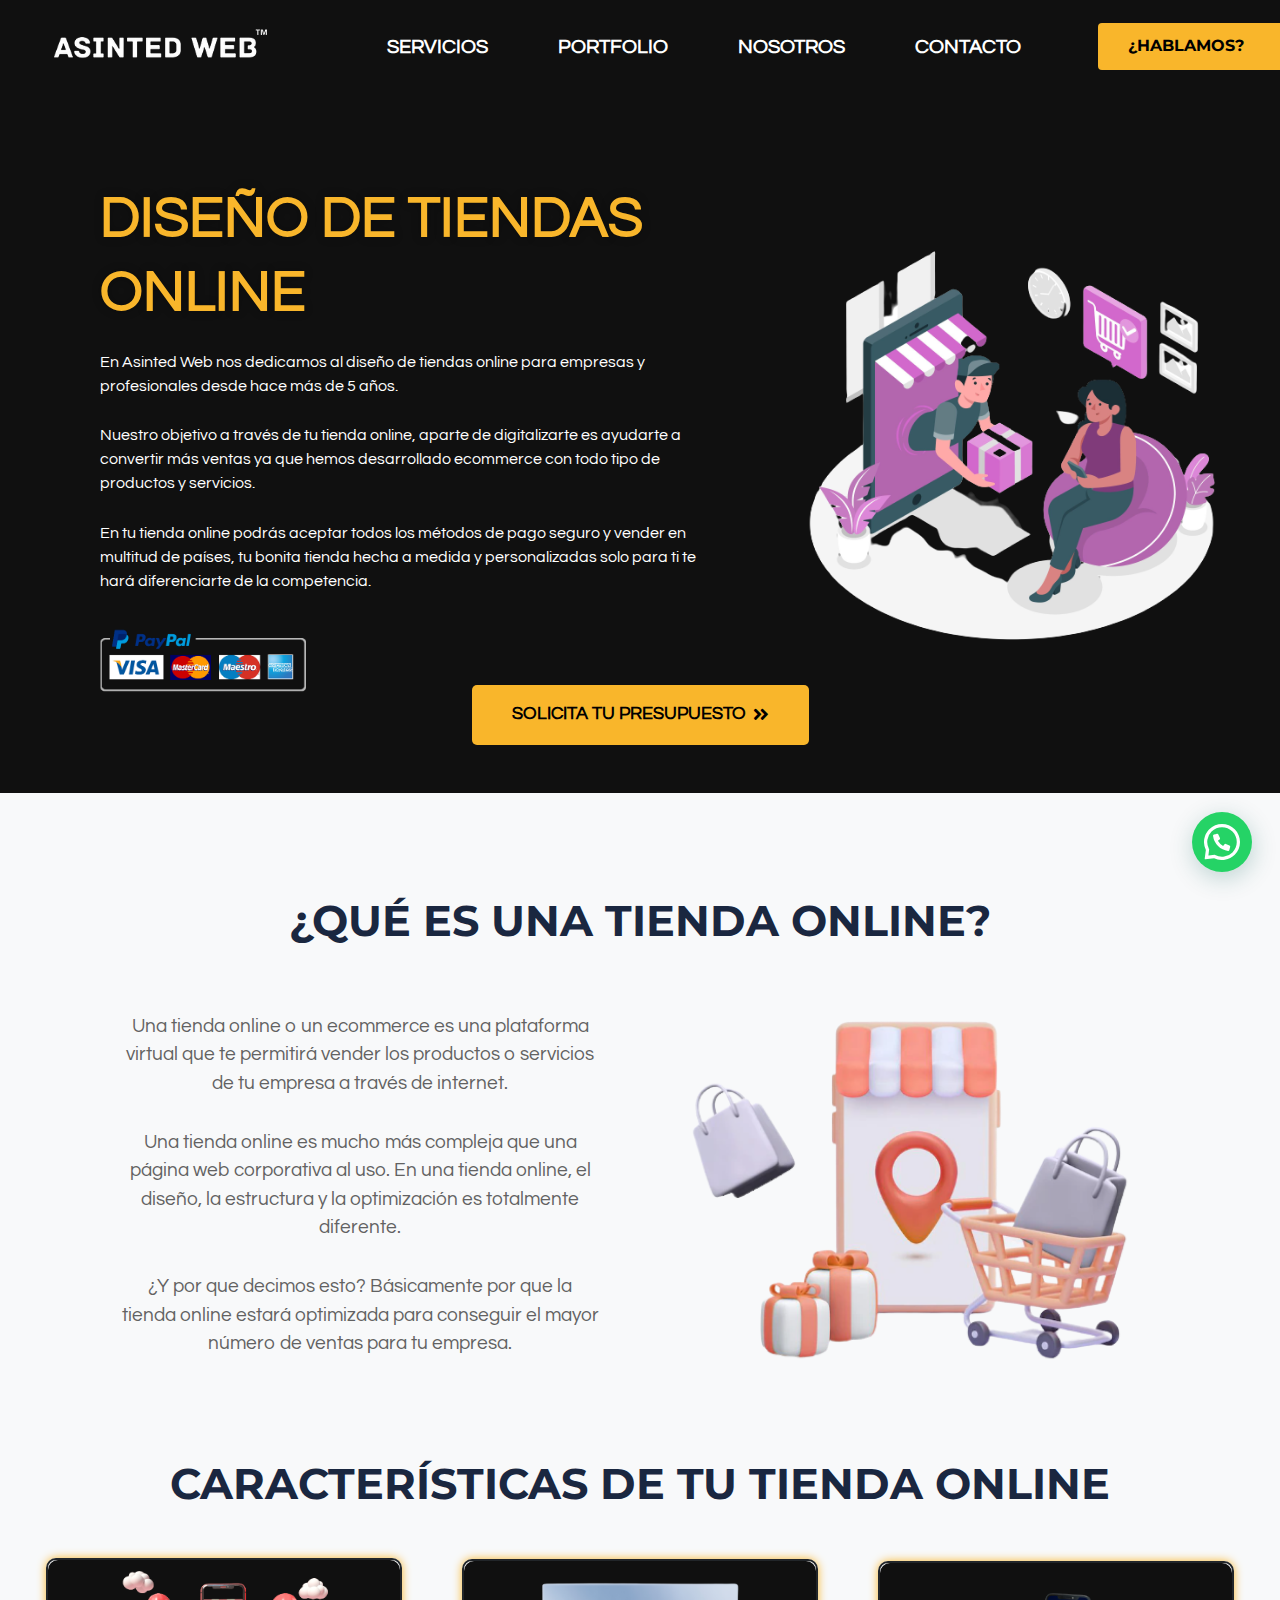
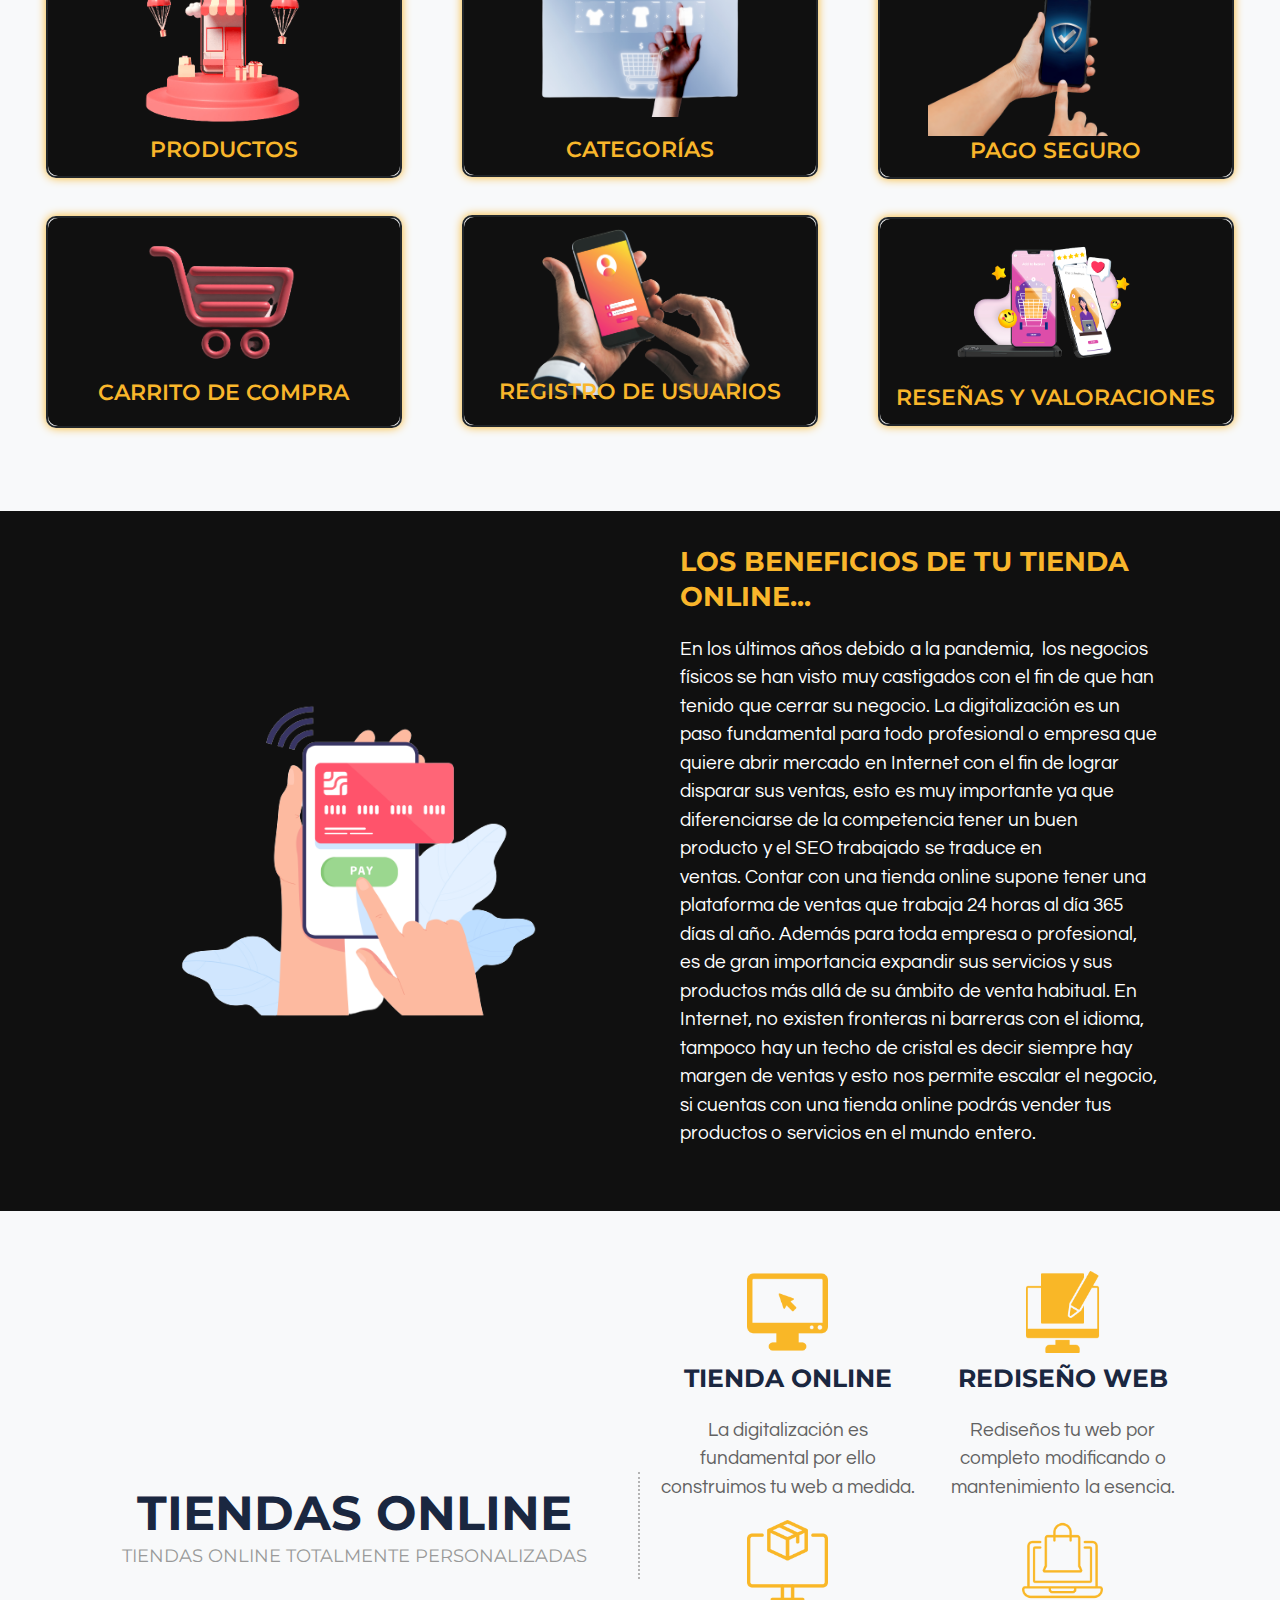
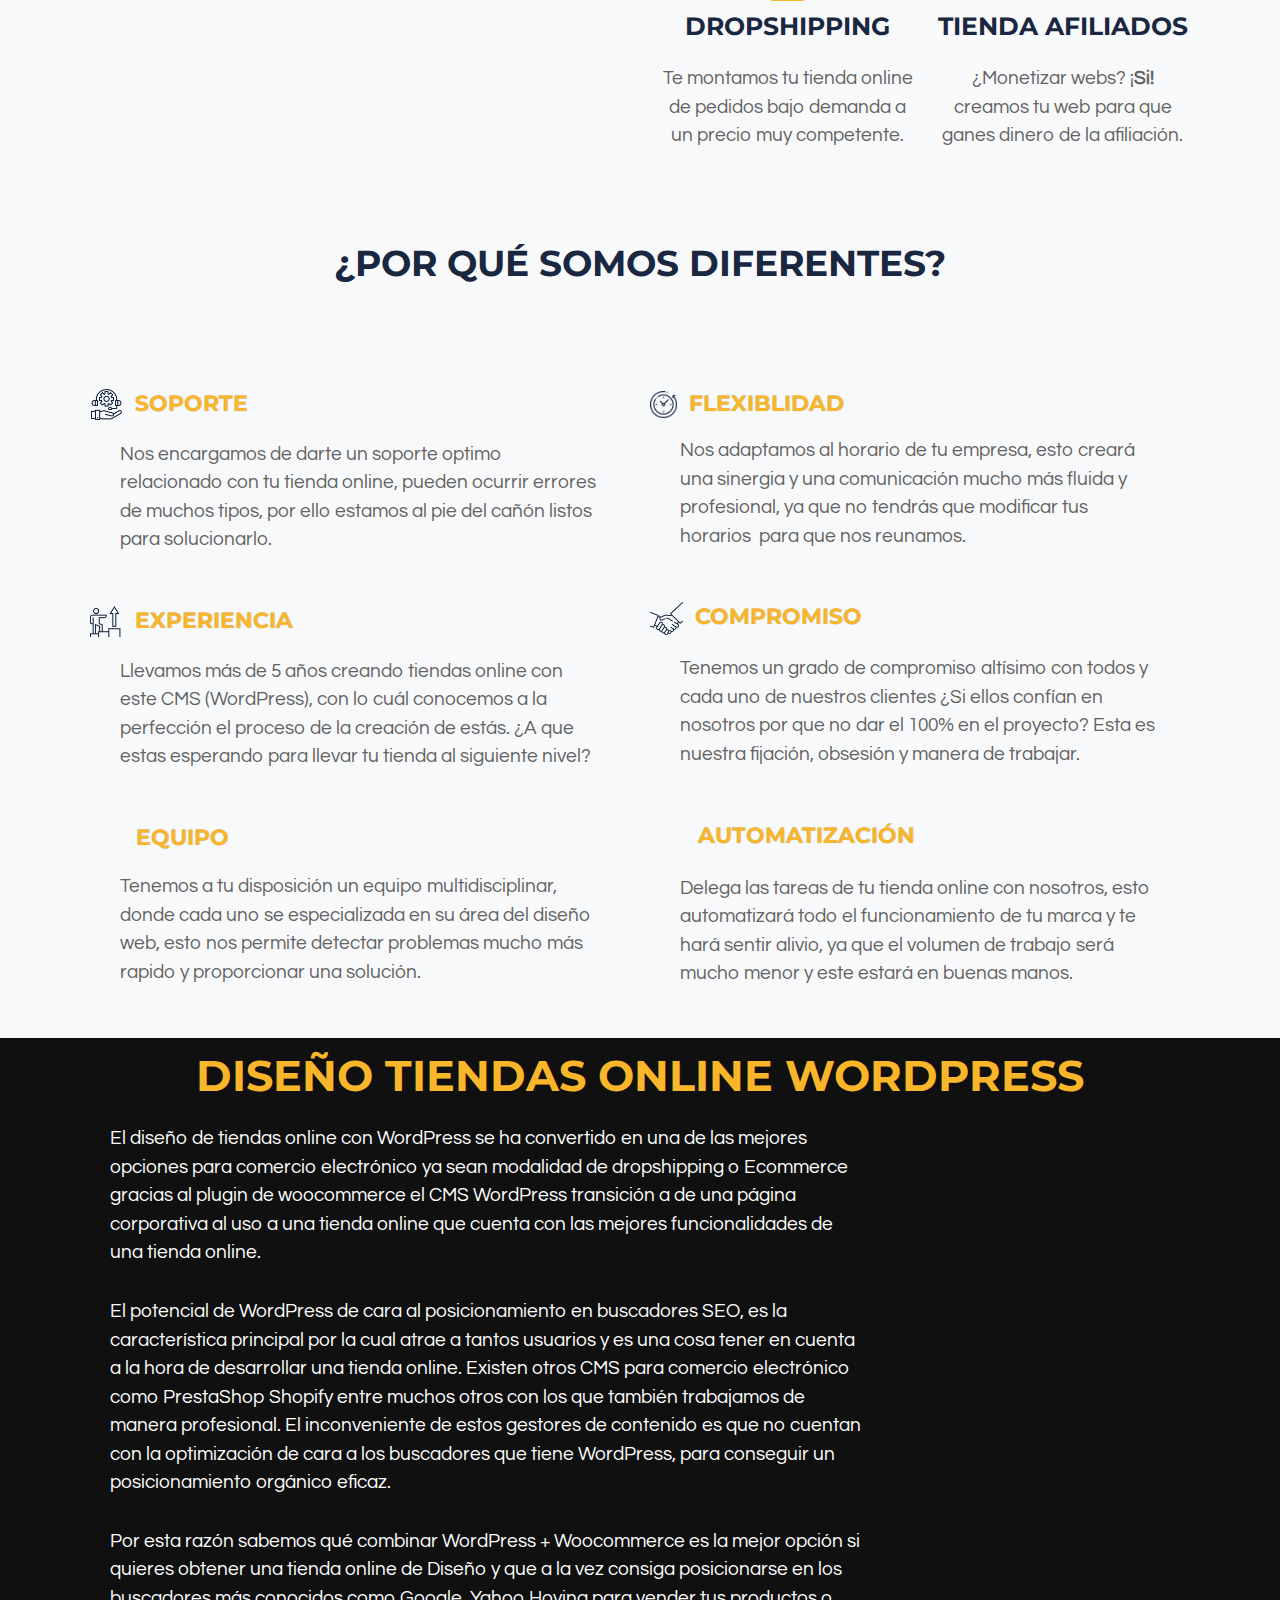
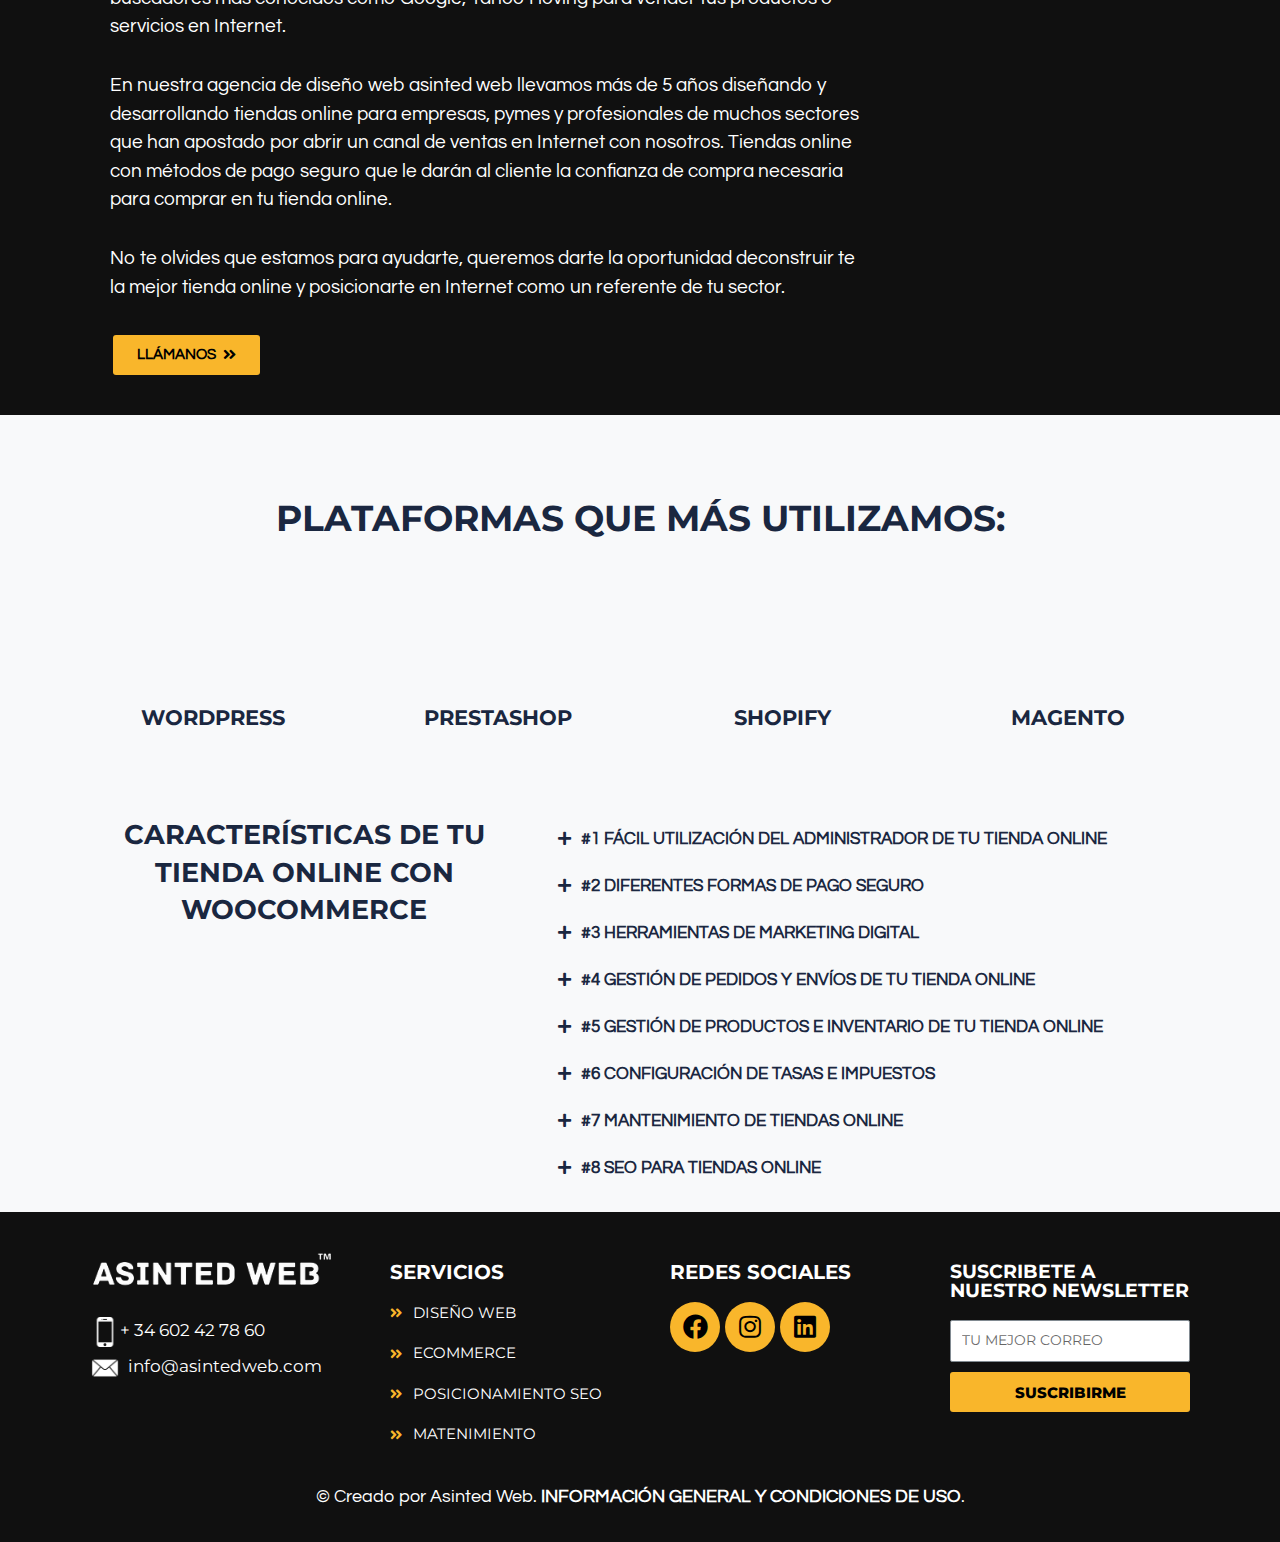
<file: ecommerce.html>
<!DOCTYPE html>
<html lang="es">
<head>
<meta charset="UTF-8">
<meta name="viewport" content="width=device-width, initial-scale=1">
<link rel="profile" href="https://gmpg.org/xfn/11">

<title>ECOMMERCE &#8211; ASINTED WEB</title>
<meta name='robots' content='noindex, nofollow' />
<link rel="alternate" type="application/rss+xml" title="ASINTED WEB &raquo; Feed" href="https://asintedweb.com/feed/" />
<link rel="alternate" type="application/rss+xml" title="ASINTED WEB &raquo; Feed de los comentarios" href="https://asintedweb.com/comments/feed/" />
<script>
window._wpemojiSettings = {"baseUrl":"https:\/\/s.w.org\/images\/core\/emoji\/14.0.0\/72x72\/","ext":".png","svgUrl":"https:\/\/s.w.org\/images\/core\/emoji\/14.0.0\/svg\/","svgExt":".svg","source":{"concatemoji":"https:\/\/asintedweb.com\/wp-includes\/js\/wp-emoji-release.min.js?ver=6.2"}};
/*! This file is auto-generated */
!function(e,a,t){var n,r,o,i=a.createElement("canvas"),p=i.getContext&&i.getContext("2d");function s(e,t){p.clearRect(0,0,i.width,i.height),p.fillText(e,0,0);e=i.toDataURL();return p.clearRect(0,0,i.width,i.height),p.fillText(t,0,0),e===i.toDataURL()}function c(e){var t=a.createElement("script");t.src=e,t.defer=t.type="text/javascript",a.getElementsByTagName("head")[0].appendChild(t)}for(o=Array("flag","emoji"),t.supports={everything:!0,everythingExceptFlag:!0},r=0;r<o.length;r++)t.supports[o[r]]=function(e){if(p&&p.fillText)switch(p.textBaseline="top",p.font="600 32px Arial",e){case"flag":return s("\ud83c\udff3\ufe0f\u200d\u26a7\ufe0f","\ud83c\udff3\ufe0f\u200b\u26a7\ufe0f")?!1:!s("\ud83c\uddfa\ud83c\uddf3","\ud83c\uddfa\u200b\ud83c\uddf3")&&!s("\ud83c\udff4\udb40\udc67\udb40\udc62\udb40\udc65\udb40\udc6e\udb40\udc67\udb40\udc7f","\ud83c\udff4\u200b\udb40\udc67\u200b\udb40\udc62\u200b\udb40\udc65\u200b\udb40\udc6e\u200b\udb40\udc67\u200b\udb40\udc7f");case"emoji":return!s("\ud83e\udef1\ud83c\udffb\u200d\ud83e\udef2\ud83c\udfff","\ud83e\udef1\ud83c\udffb\u200b\ud83e\udef2\ud83c\udfff")}return!1}(o[r]),t.supports.everything=t.supports.everything&&t.supports[o[r]],"flag"!==o[r]&&(t.supports.everythingExceptFlag=t.supports.everythingExceptFlag&&t.supports[o[r]]);t.supports.everythingExceptFlag=t.supports.everythingExceptFlag&&!t.supports.flag,t.DOMReady=!1,t.readyCallback=function(){t.DOMReady=!0},t.supports.everything||(n=function(){t.readyCallback()},a.addEventListener?(a.addEventListener("DOMContentLoaded",n,!1),e.addEventListener("load",n,!1)):(e.attachEvent("onload",n),a.attachEvent("onreadystatechange",function(){"complete"===a.readyState&&t.readyCallback()})),(e=t.source||{}).concatemoji?c(e.concatemoji):e.wpemoji&&e.twemoji&&(c(e.twemoji),c(e.wpemoji)))}(window,document,window._wpemojiSettings);
</script>
<style>
img.wp-smiley,
img.emoji {
	display: inline !important;
	border: none !important;
	box-shadow: none !important;
	height: 1em !important;
	width: 1em !important;
	margin: 0 0.07em !important;
	vertical-align: -0.1em !important;
	background: none !important;
	padding: 0 !important;
}
</style>
	<link rel='stylesheet' href='./css/astra-assets-css-minified-main.min.css'>
<style id='astra-theme-css-inline-css'>
:root{--ast-container-default-xlg-padding:3em;--ast-container-default-lg-padding:3em;--ast-container-default-slg-padding:2em;--ast-container-default-md-padding:3em;--ast-container-default-sm-padding:3em;--ast-container-default-xs-padding:2.4em;--ast-container-default-xxs-padding:1.8em;}html{font-size:93.75%;}a{color:var(--ast-global-color-0);}a:hover,a:focus{color:var(--ast-global-color-1);}body,button,input,select,textarea,.ast-button,.ast-custom-button{font-family:-apple-system,BlinkMacSystemFont,Segoe UI,Roboto,Oxygen-Sans,Ubuntu,Cantarell,Helvetica Neue,sans-serif;font-weight:inherit;font-size:15px;font-size:1rem;}blockquote{color:var(--ast-global-color-3);}.site-title{font-size:35px;font-size:2.3333333333333rem;display:block;}.ast-archive-description .ast-archive-title{font-size:40px;font-size:2.6666666666667rem;}.site-header .site-description{font-size:15px;font-size:1rem;display:none;}.entry-title{font-size:30px;font-size:2rem;}h1,.entry-content h1{font-size:40px;font-size:2.6666666666667rem;}h2,.entry-content h2{font-size:30px;font-size:2rem;}h3,.entry-content h3{font-size:25px;font-size:1.6666666666667rem;}h4,.entry-content h4{font-size:20px;font-size:1.3333333333333rem;}h5,.entry-content h5{font-size:18px;font-size:1.2rem;}h6,.entry-content h6{font-size:15px;font-size:1rem;}.ast-single-post .entry-title,.page-title{font-size:30px;font-size:2rem;}::selection{background-color:var(--ast-global-color-0);color:#ffffff;}body,h1,.entry-title a,.entry-content h1,h2,.entry-content h2,h3,.entry-content h3,h4,.entry-content h4,h5,.entry-content h5,h6,.entry-content h6{color:var(--ast-global-color-3);}.tagcloud a:hover,.tagcloud a:focus,.tagcloud a.current-item{color:#ffffff;border-color:var(--ast-global-color-0);background-color:var(--ast-global-color-0);}input:focus,input[type="text"]:focus,input[type="email"]:focus,input[type="url"]:focus,input[type="password"]:focus,input[type="reset"]:focus,input[type="search"]:focus,textarea:focus{border-color:var(--ast-global-color-0);}input[type="radio"]:checked,input[type=reset],input[type="checkbox"]:checked,input[type="checkbox"]:hover:checked,input[type="checkbox"]:focus:checked,input[type=range]::-webkit-slider-thumb{border-color:var(--ast-global-color-0);background-color:var(--ast-global-color-0);box-shadow:none;}.site-footer a:hover + .post-count,.site-footer a:focus + .post-count{background:var(--ast-global-color-0);border-color:var(--ast-global-color-0);}.single .nav-links .nav-previous,.single .nav-links .nav-next{color:var(--ast-global-color-0);}.entry-meta,.entry-meta *{line-height:1.45;color:var(--ast-global-color-0);}.entry-meta a:hover,.entry-meta a:hover *,.entry-meta a:focus,.entry-meta a:focus *,.page-links > .page-link,.page-links .page-link:hover,.post-navigation a:hover{color:var(--ast-global-color-1);}#cat option,.secondary .calendar_wrap thead a,.secondary .calendar_wrap thead a:visited{color:var(--ast-global-color-0);}.secondary .calendar_wrap #today,.ast-progress-val span{background:var(--ast-global-color-0);}.secondary a:hover + .post-count,.secondary a:focus + .post-count{background:var(--ast-global-color-0);border-color:var(--ast-global-color-0);}.calendar_wrap #today > a{color:#ffffff;}.page-links .page-link,.single .post-navigation a{color:var(--ast-global-color-0);}.ast-archive-title{color:var(--ast-global-color-2);}.widget-title{font-size:21px;font-size:1.4rem;color:var(--ast-global-color-2);}.ast-single-post .entry-content a,.ast-comment-content a:not(.ast-comment-edit-reply-wrap a){text-decoration:underline;}.ast-single-post .wp-block-button .wp-block-button__link,.ast-single-post .elementor-button-wrapper .elementor-button,.ast-single-post .entry-content .uagb-tab a,.ast-single-post .entry-content .uagb-ifb-cta a,.ast-single-post .entry-content .wp-block-uagb-buttons a,.ast-single-post .entry-content .uabb-module-content a,.ast-single-post .entry-content .uagb-post-grid a,.ast-single-post .entry-content .uagb-timeline a,.ast-single-post .entry-content .uagb-toc__wrap a,.ast-single-post .entry-content .uagb-taxomony-box a,.ast-single-post .entry-content .woocommerce a,.entry-content .wp-block-latest-posts > li > a{text-decoration:none;}.ast-logo-title-inline .site-logo-img{padding-right:1em;}.ast-page-builder-template .hentry {margin: 0;}.ast-page-builder-template .site-content > .ast-container {max-width: 100%;padding: 0;}.ast-page-builder-template .site-content #primary {padding: 0;margin: 0;}.ast-page-builder-template .no-results {text-align: center;margin: 4em auto;}.ast-page-builder-template .ast-pagination {padding: 2em;}.ast-page-builder-template .entry-header.ast-no-title.ast-no-thumbnail {margin-top: 0;}.ast-page-builder-template .entry-header.ast-header-without-markup {margin-top: 0;margin-bottom: 0;}.ast-page-builder-template .entry-header.ast-no-title.ast-no-meta {margin-bottom: 0;}.ast-page-builder-template.single .post-navigation {padding-bottom: 2em;}.ast-page-builder-template.single-post .site-content > .ast-container {max-width: 100%;}.ast-page-builder-template .entry-header {margin-top: 2em;margin-left: auto;margin-right: auto;}.ast-page-builder-template .ast-archive-description {margin: 2em auto 0;padding-left: 20px;padding-right: 20px;}.ast-page-builder-template .ast-row {margin-left: 0;margin-right: 0;}.single.ast-page-builder-template .entry-header + .entry-content {margin-bottom: 2em;}@media(min-width: 921px) {.ast-page-builder-template.archive.ast-right-sidebar .ast-row article,.ast-page-builder-template.archive.ast-left-sidebar .ast-row article {padding-left: 0;padding-right: 0;}}@media (max-width:921px){#ast-desktop-header{display:none;}}@media (min-width:921px){#ast-mobile-header{display:none;}}.wp-block-buttons.aligncenter{justify-content:center;}@media (max-width:921px){.ast-theme-transparent-header #primary,.ast-theme-transparent-header #secondary{padding:0;}}@media (max-width:921px){.ast-plain-container.ast-no-sidebar #primary{padding:0;}}.ast-plain-container.ast-no-sidebar #primary{margin-top:0;margin-bottom:0;}@media (min-width:1200px){.ast-plain-container.ast-no-sidebar #primary{margin-top:60px;margin-bottom:60px;}}.wp-block-button.is-style-outline .wp-block-button__link{border-color:var(--ast-global-color-0);}.wp-block-button.is-style-outline > .wp-block-button__link:not(.has-text-color),.wp-block-button.wp-block-button__link.is-style-outline:not(.has-text-color){color:var(--ast-global-color-0);}.wp-block-button.is-style-outline .wp-block-button__link:hover,.wp-block-button.is-style-outline .wp-block-button__link:focus{color:#ffffff !important;background-color:var(--ast-global-color-1);border-color:var(--ast-global-color-1);}.post-page-numbers.current .page-link,.ast-pagination .page-numbers.current{color:#ffffff;border-color:var(--ast-global-color-0);background-color:var(--ast-global-color-0);border-radius:2px;}h1.widget-title{font-weight:inherit;}h2.widget-title{font-weight:inherit;}h3.widget-title{font-weight:inherit;}#page{display:flex;flex-direction:column;min-height:100vh;}.ast-404-layout-1 h1.page-title{color:var(--ast-global-color-2);}.single .post-navigation a{line-height:1em;height:inherit;}.error-404 .page-sub-title{font-size:1.5rem;font-weight:inherit;}.search .site-content .content-area .search-form{margin-bottom:0;}#page .site-content{flex-grow:1;}.widget{margin-bottom:3.5em;}#secondary li{line-height:1.5em;}#secondary .wp-block-group h2{margin-bottom:0.7em;}#secondary h2{font-size:1.7rem;}.ast-separate-container .ast-article-post,.ast-separate-container .ast-article-single,.ast-separate-container .ast-comment-list li.depth-1,.ast-separate-container .comment-respond{padding:3em;}.ast-separate-container .ast-comment-list li.depth-1,.hentry{margin-bottom:2em;}.ast-separate-container .ast-archive-description,.ast-separate-container .ast-author-box{background-color:var(--ast-global-color-5);border-bottom:1px solid var(--ast-border-color);}.ast-separate-container .comments-title{padding:2em 2em 0 2em;}.ast-page-builder-template .comment-form-textarea,.ast-comment-formwrap .ast-grid-common-col{padding:0;}.ast-comment-formwrap{padding:0 20px;display:inline-flex;column-gap:20px;}.archive.ast-page-builder-template .entry-header{margin-top:2em;}.ast-page-builder-template .ast-comment-formwrap{width:100%;}.entry-title{margin-bottom:0.5em;}.ast-archive-description .ast-archive-title{margin-bottom:10px;text-transform:capitalize;}.ast-archive-description p{font-size:inherit;font-weight:inherit;line-height:inherit;}@media (min-width:921px){.ast-left-sidebar.ast-page-builder-template #secondary,.archive.ast-right-sidebar.ast-page-builder-template .site-main{padding-left:20px;padding-right:20px;}}@media (max-width:544px){.ast-comment-formwrap.ast-row{column-gap:10px;}}@media (min-width:1201px){.ast-separate-container .ast-article-post,.ast-separate-container .ast-article-single,.ast-separate-container .ast-archive-description,.ast-separate-container .ast-author-box,.ast-separate-container .ast-404-layout-1,.ast-separate-container .no-results{padding:3em;}}@media (max-width:921px){.ast-separate-container #primary,.ast-separate-container #secondary{padding:1.5em 0;}#primary,#secondary{padding:1.5em 0;margin:0;}.ast-left-sidebar #content > .ast-container{display:flex;flex-direction:column-reverse;width:100%;}}@media (min-width:922px){.ast-separate-container.ast-right-sidebar #primary,.ast-separate-container.ast-left-sidebar #primary{border:0;}.search-no-results.ast-separate-container #primary{margin-bottom:4em;}}.wp-block-button .wp-block-button__link{color:#ffffff;}.wp-block-button .wp-block-button__link:hover,.wp-block-button .wp-block-button__link:focus{color:#ffffff;background-color:var(--ast-global-color-1);border-color:var(--ast-global-color-1);}.wp-block-button .wp-block-button__link,.wp-block-search .wp-block-search__button,body .wp-block-file .wp-block-file__button{border-color:var(--ast-global-color-0);background-color:var(--ast-global-color-0);color:#ffffff;font-family:inherit;font-weight:inherit;line-height:1;border-radius:2px;padding-top:15px;padding-right:30px;padding-bottom:15px;padding-left:30px;}@media (max-width:921px){.wp-block-button .wp-block-button__link,.wp-block-search .wp-block-search__button,body .wp-block-file .wp-block-file__button{padding-top:14px;padding-right:28px;padding-bottom:14px;padding-left:28px;}}@media (max-width:544px){.wp-block-button .wp-block-button__link,.wp-block-search .wp-block-search__button,body .wp-block-file .wp-block-file__button{padding-top:12px;padding-right:24px;padding-bottom:12px;padding-left:24px;}}.menu-toggle,button,.ast-button,.ast-custom-button,.button,input#submit,input[type="button"],input[type="submit"],input[type="reset"],form[CLASS*="wp-block-search__"].wp-block-search .wp-block-search__inside-wrapper .wp-block-search__button,body .wp-block-file .wp-block-file__button,.search .search-submit{border-style:solid;border-top-width:0;border-right-width:0;border-left-width:0;border-bottom-width:0;color:#ffffff;border-color:var(--ast-global-color-0);background-color:var(--ast-global-color-0);border-radius:2px;padding-top:15px;padding-right:30px;padding-bottom:15px;padding-left:30px;font-family:inherit;font-weight:inherit;line-height:1;}button:focus,.menu-toggle:hover,button:hover,.ast-button:hover,.ast-custom-button:hover .button:hover,.ast-custom-button:hover ,input[type=reset]:hover,input[type=reset]:focus,input#submit:hover,input#submit:focus,input[type="button"]:hover,input[type="button"]:focus,input[type="submit"]:hover,input[type="submit"]:focus,form[CLASS*="wp-block-search__"].wp-block-search .wp-block-search__inside-wrapper .wp-block-search__button:hover,form[CLASS*="wp-block-search__"].wp-block-search .wp-block-search__inside-wrapper .wp-block-search__button:focus,body .wp-block-file .wp-block-file__button:hover,body .wp-block-file .wp-block-file__button:focus{color:#ffffff;background-color:var(--ast-global-color-1);border-color:var(--ast-global-color-1);}form[CLASS*="wp-block-search__"].wp-block-search .wp-block-search__inside-wrapper .wp-block-search__button.has-icon{padding-top:calc(15px - 3px);padding-right:calc(30px - 3px);padding-bottom:calc(15px - 3px);padding-left:calc(30px - 3px);}@media (min-width:544px){.ast-container{max-width:100%;}}@media (max-width:544px){.ast-separate-container .ast-article-post,.ast-separate-container .ast-article-single,.ast-separate-container .comments-title,.ast-separate-container .ast-archive-description{padding:1.5em 1em;}.ast-separate-container #content .ast-container{padding-left:0.54em;padding-right:0.54em;}.ast-separate-container .ast-comment-list li.depth-1{padding:1.5em 1em;margin-bottom:1.5em;}.ast-separate-container .ast-comment-list .bypostauthor{padding:.5em;}.ast-search-menu-icon.ast-dropdown-active .search-field{width:170px;}.menu-toggle,button,.ast-button,.button,input#submit,input[type="button"],input[type="submit"],input[type="reset"]{padding-top:12px;padding-right:24px;padding-bottom:12px;padding-left:24px;}}@media (max-width:921px){.menu-toggle,button,.ast-button,.button,input#submit,input[type="button"],input[type="submit"],input[type="reset"]{padding-top:14px;padding-right:28px;padding-bottom:14px;padding-left:28px;}.ast-mobile-header-stack .main-header-bar .ast-search-menu-icon{display:inline-block;}.ast-header-break-point.ast-header-custom-item-outside .ast-mobile-header-stack .main-header-bar .ast-search-icon{margin:0;}.ast-comment-avatar-wrap img{max-width:2.5em;}.ast-separate-container .ast-comment-list li.depth-1{padding:1.5em 2.14em;}.ast-separate-container .comment-respond{padding:2em 2.14em;}.ast-comment-meta{padding:0 1.8888em 1.3333em;}}@media (max-width:921px){.site-title{display:block;}.ast-archive-description .ast-archive-title{font-size:40px;}.site-header .site-description{display:none;}.entry-title{font-size:30px;}h1,.entry-content h1{font-size:30px;}h2,.entry-content h2{font-size:25px;}h3,.entry-content h3{font-size:20px;}.ast-single-post .entry-title,.page-title{font-size:30px;}}@media (max-width:544px){.site-title{display:block;}.ast-archive-description .ast-archive-title{font-size:40px;}.site-header .site-description{display:none;}.entry-title{font-size:30px;}h1,.entry-content h1{font-size:30px;}h2,.entry-content h2{font-size:25px;}h3,.entry-content h3{font-size:20px;}.ast-single-post .entry-title,.page-title{font-size:30px;}}@media (max-width:921px){html{font-size:85.5%;}}@media (max-width:544px){html{font-size:85.5%;}}@media (min-width:922px){.ast-container{max-width:1240px;}}@media (min-width:922px){.site-content .ast-container{display:flex;}}@media (max-width:921px){.site-content .ast-container{flex-direction:column;}}@media (min-width:922px){.main-header-menu .sub-menu .menu-item.ast-left-align-sub-menu:hover > .sub-menu,.main-header-menu .sub-menu .menu-item.ast-left-align-sub-menu.focus > .sub-menu{margin-left:-0px;}}blockquote,cite {font-style: initial;}.wp-block-file {display: flex;align-items: center;flex-wrap: wrap;justify-content: space-between;}.wp-block-pullquote {border: none;}.wp-block-pullquote blockquote::before {content: "\201D";font-family: "Helvetica",sans-serif;display: flex;transform: rotate( 180deg );font-size: 6rem;font-style: normal;line-height: 1;font-weight: bold;align-items: center;justify-content: center;}.has-text-align-right > blockquote::before {justify-content: flex-start;}.has-text-align-left > blockquote::before {justify-content: flex-end;}figure.wp-block-pullquote.is-style-solid-color blockquote {max-width: 100%;text-align: inherit;}html body {--wp--custom--ast-default-block-top-padding: 3em;--wp--custom--ast-default-block-right-padding: 3em;--wp--custom--ast-default-block-bottom-padding: 3em;--wp--custom--ast-default-block-left-padding: 3em;--wp--custom--ast-container-width: 1200px;--wp--custom--ast-content-width-size: 1200px;--wp--custom--ast-wide-width-size: calc(1200px + var(--wp--custom--ast-default-block-left-padding) + var(--wp--custom--ast-default-block-right-padding));}@media(max-width: 921px) {html body {--wp--custom--ast-default-block-top-padding: 3em;--wp--custom--ast-default-block-right-padding: 2em;--wp--custom--ast-default-block-bottom-padding: 3em;--wp--custom--ast-default-block-left-padding: 2em;}}@media(max-width: 544px) {html body {--wp--custom--ast-default-block-top-padding: 3em;--wp--custom--ast-default-block-right-padding: 1.5em;--wp--custom--ast-default-block-bottom-padding: 3em;--wp--custom--ast-default-block-left-padding: 1.5em;}}.entry-content > .wp-block-group,.entry-content > .wp-block-cover,.entry-content > .wp-block-columns {padding-top: var(--wp--custom--ast-default-block-top-padding);padding-right: var(--wp--custom--ast-default-block-right-padding);padding-bottom: var(--wp--custom--ast-default-block-bottom-padding);padding-left: var(--wp--custom--ast-default-block-left-padding);}.ast-plain-container.ast-no-sidebar .entry-content > .alignfull,.ast-page-builder-template .ast-no-sidebar .entry-content > .alignfull {margin-left: calc( -50vw + 50%);margin-right: calc( -50vw + 50%);max-width: 100vw;width: 100vw;}.ast-plain-container.ast-no-sidebar .entry-content .alignfull .alignfull,.ast-page-builder-template.ast-no-sidebar .entry-content .alignfull .alignfull,.ast-plain-container.ast-no-sidebar .entry-content .alignfull .alignwide,.ast-page-builder-template.ast-no-sidebar .entry-content .alignfull .alignwide,.ast-plain-container.ast-no-sidebar .entry-content .alignwide .alignfull,.ast-page-builder-template.ast-no-sidebar .entry-content .alignwide .alignfull,.ast-plain-container.ast-no-sidebar .entry-content .alignwide .alignwide,.ast-page-builder-template.ast-no-sidebar .entry-content .alignwide .alignwide,.ast-plain-container.ast-no-sidebar .entry-content .wp-block-column .alignfull,.ast-page-builder-template.ast-no-sidebar .entry-content .wp-block-column .alignfull,.ast-plain-container.ast-no-sidebar .entry-content .wp-block-column .alignwide,.ast-page-builder-template.ast-no-sidebar .entry-content .wp-block-column .alignwide {margin-left: auto;margin-right: auto;width: 100%;}[ast-blocks-layout] .wp-block-separator:not(.is-style-dots) {height: 0;}[ast-blocks-layout] .wp-block-separator {margin: 20px auto;}[ast-blocks-layout] .wp-block-separator:not(.is-style-wide):not(.is-style-dots) {max-width: 100px;}[ast-blocks-layout] .wp-block-separator.has-background {padding: 0;}.entry-content[ast-blocks-layout] > * {max-width: var(--wp--custom--ast-content-width-size);margin-left: auto;margin-right: auto;}.entry-content[ast-blocks-layout] > .alignwide {max-width: var(--wp--custom--ast-wide-width-size);}.entry-content[ast-blocks-layout] .alignfull {max-width: none;}.entry-content .wp-block-columns {margin-bottom: 0;}blockquote {margin: 1.5em;border: none;}.wp-block-quote:not(.has-text-align-right):not(.has-text-align-center) {border-left: 5px solid rgba(0,0,0,0.05);}.has-text-align-right > blockquote,blockquote.has-text-align-right {border-right: 5px solid rgba(0,0,0,0.05);}.has-text-align-left > blockquote,blockquote.has-text-align-left {border-left: 5px solid rgba(0,0,0,0.05);}.wp-block-site-tagline,.wp-block-latest-posts .read-more {margin-top: 15px;}.wp-block-loginout p label {display: block;}.wp-block-loginout p:not(.login-remember):not(.login-submit) input {width: 100%;}.wp-block-loginout input:focus {border-color: transparent;}.wp-block-loginout input:focus {outline: thin dotted;}.entry-content .wp-block-media-text .wp-block-media-text__content {padding: 0 0 0 8%;}.entry-content .wp-block-media-text.has-media-on-the-right .wp-block-media-text__content {padding: 0 8% 0 0;}.entry-content .wp-block-media-text.has-background .wp-block-media-text__content {padding: 8%;}.entry-content .wp-block-cover:not([class*="background-color"]) .wp-block-cover__inner-container,.entry-content .wp-block-cover:not([class*="background-color"]) .wp-block-cover-image-text,.entry-content .wp-block-cover:not([class*="background-color"]) .wp-block-cover-text,.entry-content .wp-block-cover-image:not([class*="background-color"]) .wp-block-cover__inner-container,.entry-content .wp-block-cover-image:not([class*="background-color"]) .wp-block-cover-image-text,.entry-content .wp-block-cover-image:not([class*="background-color"]) .wp-block-cover-text {color: var(--ast-global-color-5);}.wp-block-loginout .login-remember input {width: 1.1rem;height: 1.1rem;margin: 0 5px 4px 0;vertical-align: middle;}.wp-block-latest-posts > li > *:first-child,.wp-block-latest-posts:not(.is-grid) > li:first-child {margin-top: 0;}.wp-block-search__inside-wrapper .wp-block-search__input {padding: 0 10px;color: var(--ast-global-color-3);background: var(--ast-global-color-5);border-color: var(--ast-border-color);}.wp-block-latest-posts .read-more {margin-bottom: 1.5em;}.wp-block-search__no-button .wp-block-search__inside-wrapper .wp-block-search__input {padding-top: 5px;padding-bottom: 5px;}.wp-block-latest-posts .wp-block-latest-posts__post-date,.wp-block-latest-posts .wp-block-latest-posts__post-author {font-size: 1rem;}.wp-block-latest-posts > li > *,.wp-block-latest-posts:not(.is-grid) > li {margin-top: 12px;margin-bottom: 12px;}.ast-page-builder-template .entry-content[ast-blocks-layout] > *,.ast-page-builder-template .entry-content[ast-blocks-layout] > .alignfull > * {max-width: none;}.ast-page-builder-template .entry-content[ast-blocks-layout] > .alignwide > * {max-width: var(--wp--custom--ast-wide-width-size);}.ast-page-builder-template .entry-content[ast-blocks-layout] > .inherit-container-width > *,.ast-page-builder-template .entry-content[ast-blocks-layout] > * > *,.entry-content[ast-blocks-layout] > .wp-block-cover .wp-block-cover__inner-container {max-width: var(--wp--custom--ast-content-width-size);margin-left: auto;margin-right: auto;}.entry-content[ast-blocks-layout] .wp-block-cover:not(.alignleft):not(.alignright) {width: auto;}@media(max-width: 1200px) {.ast-separate-container .entry-content > .alignfull,.ast-separate-container .entry-content[ast-blocks-layout] > .alignwide,.ast-plain-container .entry-content[ast-blocks-layout] > .alignwide,.ast-plain-container .entry-content .alignfull {margin-left: calc(-1 * min(var(--ast-container-default-xlg-padding),20px)) ;margin-right: calc(-1 * min(var(--ast-container-default-xlg-padding),20px));}}@media(min-width: 1201px) {.ast-separate-container .entry-content > .alignfull {margin-left: calc(-1 * var(--ast-container-default-xlg-padding) );margin-right: calc(-1 * var(--ast-container-default-xlg-padding) );}.ast-separate-container .entry-content[ast-blocks-layout] > .alignwide,.ast-plain-container .entry-content[ast-blocks-layout] > .alignwide {margin-left: calc(-1 * var(--wp--custom--ast-default-block-left-padding) );margin-right: calc(-1 * var(--wp--custom--ast-default-block-right-padding) );}}@media(min-width: 921px) {.ast-separate-container .entry-content .wp-block-group.alignwide:not(.inherit-container-width) > :where(:not(.alignleft):not(.alignright)),.ast-plain-container .entry-content .wp-block-group.alignwide:not(.inherit-container-width) > :where(:not(.alignleft):not(.alignright)) {max-width: calc( var(--wp--custom--ast-content-width-size) + 80px );}.ast-plain-container.ast-right-sidebar .entry-content[ast-blocks-layout] .alignfull,.ast-plain-container.ast-left-sidebar .entry-content[ast-blocks-layout] .alignfull {margin-left: -60px;margin-right: -60px;}}@media(min-width: 544px) {.entry-content > .alignleft {margin-right: 20px;}.entry-content > .alignright {margin-left: 20px;}}@media (max-width:544px){.wp-block-columns .wp-block-column:not(:last-child){margin-bottom:20px;}.wp-block-latest-posts{margin:0;}}@media( max-width: 600px ) {.entry-content .wp-block-media-text .wp-block-media-text__content,.entry-content .wp-block-media-text.has-media-on-the-right .wp-block-media-text__content {padding: 8% 0 0;}.entry-content .wp-block-media-text.has-background .wp-block-media-text__content {padding: 8%;}}:root .has-ast-global-color-0-color{color:var(--ast-global-color-0);}:root .has-ast-global-color-0-background-color{background-color:var(--ast-global-color-0);}:root .wp-block-button .has-ast-global-color-0-color{color:var(--ast-global-color-0);}:root .wp-block-button .has-ast-global-color-0-background-color{background-color:var(--ast-global-color-0);}:root .has-ast-global-color-1-color{color:var(--ast-global-color-1);}:root .has-ast-global-color-1-background-color{background-color:var(--ast-global-color-1);}:root .wp-block-button .has-ast-global-color-1-color{color:var(--ast-global-color-1);}:root .wp-block-button .has-ast-global-color-1-background-color{background-color:var(--ast-global-color-1);}:root .has-ast-global-color-2-color{color:var(--ast-global-color-2);}:root .has-ast-global-color-2-background-color{background-color:var(--ast-global-color-2);}:root .wp-block-button .has-ast-global-color-2-color{color:var(--ast-global-color-2);}:root .wp-block-button .has-ast-global-color-2-background-color{background-color:var(--ast-global-color-2);}:root .has-ast-global-color-3-color{color:var(--ast-global-color-3);}:root .has-ast-global-color-3-background-color{background-color:var(--ast-global-color-3);}:root .wp-block-button .has-ast-global-color-3-color{color:var(--ast-global-color-3);}:root .wp-block-button .has-ast-global-color-3-background-color{background-color:var(--ast-global-color-3);}:root .has-ast-global-color-4-color{color:var(--ast-global-color-4);}:root .has-ast-global-color-4-background-color{background-color:var(--ast-global-color-4);}:root .wp-block-button .has-ast-global-color-4-color{color:var(--ast-global-color-4);}:root .wp-block-button .has-ast-global-color-4-background-color{background-color:var(--ast-global-color-4);}:root .has-ast-global-color-5-color{color:var(--ast-global-color-5);}:root .has-ast-global-color-5-background-color{background-color:var(--ast-global-color-5);}:root .wp-block-button .has-ast-global-color-5-color{color:var(--ast-global-color-5);}:root .wp-block-button .has-ast-global-color-5-background-color{background-color:var(--ast-global-color-5);}:root .has-ast-global-color-6-color{color:var(--ast-global-color-6);}:root .has-ast-global-color-6-background-color{background-color:var(--ast-global-color-6);}:root .wp-block-button .has-ast-global-color-6-color{color:var(--ast-global-color-6);}:root .wp-block-button .has-ast-global-color-6-background-color{background-color:var(--ast-global-color-6);}:root .has-ast-global-color-7-color{color:var(--ast-global-color-7);}:root .has-ast-global-color-7-background-color{background-color:var(--ast-global-color-7);}:root .wp-block-button .has-ast-global-color-7-color{color:var(--ast-global-color-7);}:root .wp-block-button .has-ast-global-color-7-background-color{background-color:var(--ast-global-color-7);}:root .has-ast-global-color-8-color{color:var(--ast-global-color-8);}:root .has-ast-global-color-8-background-color{background-color:var(--ast-global-color-8);}:root .wp-block-button .has-ast-global-color-8-color{color:var(--ast-global-color-8);}:root .wp-block-button .has-ast-global-color-8-background-color{background-color:var(--ast-global-color-8);}:root{--ast-global-color-0:#0170B9;--ast-global-color-1:#3a3a3a;--ast-global-color-2:#3a3a3a;--ast-global-color-3:#4B4F58;--ast-global-color-4:#F5F5F5;--ast-global-color-5:#f8f9fa;--ast-global-color-6:#F2F5F7;--ast-global-color-7:#424242;--ast-global-color-8:#000000;}:root {--ast-border-color : var(--ast-global-color-6);}.ast-breadcrumbs .trail-browse,.ast-breadcrumbs .trail-items,.ast-breadcrumbs .trail-items li{display:inline-block;margin:0;padding:0;border:none;background:inherit;text-indent:0;}.ast-breadcrumbs .trail-browse{font-size:inherit;font-style:inherit;font-weight:inherit;color:inherit;}.ast-breadcrumbs .trail-items{list-style:none;}.trail-items li::after{padding:0 0.3em;content:"\00bb";}.trail-items li:last-of-type::after{display:none;}h1,.entry-content h1,h2,.entry-content h2,h3,.entry-content h3,h4,.entry-content h4,h5,.entry-content h5,h6,.entry-content h6{color:var(--ast-global-color-2);}.entry-title a{color:var(--ast-global-color-2);}@media (max-width:921px){.ast-builder-grid-row-container.ast-builder-grid-row-tablet-3-firstrow .ast-builder-grid-row > *:first-child,.ast-builder-grid-row-container.ast-builder-grid-row-tablet-3-lastrow .ast-builder-grid-row > *:last-child{grid-column:1 / -1;}}@media (max-width:544px){.ast-builder-grid-row-container.ast-builder-grid-row-mobile-3-firstrow .ast-builder-grid-row > *:first-child,.ast-builder-grid-row-container.ast-builder-grid-row-mobile-3-lastrow .ast-builder-grid-row > *:last-child{grid-column:1 / -1;}}.ast-builder-layout-element[data-section="title_tagline"]{display:flex;}@media (max-width:921px){.ast-header-break-point .ast-builder-layout-element[data-section="title_tagline"]{display:flex;}}@media (max-width:544px){.ast-header-break-point .ast-builder-layout-element[data-section="title_tagline"]{display:flex;}}.ast-builder-menu-1{font-family:inherit;font-weight:inherit;}.ast-builder-menu-1 .sub-menu,.ast-builder-menu-1 .inline-on-mobile .sub-menu{border-top-width:2px;border-bottom-width:0;border-right-width:0;border-left-width:0;border-color:var(--ast-global-color-0);border-style:solid;border-radius:0;}.ast-builder-menu-1 .main-header-menu > .menu-item > .sub-menu,.ast-builder-menu-1 .main-header-menu > .menu-item > .astra-full-megamenu-wrapper{margin-top:0;}.ast-desktop .ast-builder-menu-1 .main-header-menu > .menu-item > .sub-menu:before,.ast-desktop .ast-builder-menu-1 .main-header-menu > .menu-item > .astra-full-megamenu-wrapper:before{height:calc( 0px + 5px );}.ast-desktop .ast-builder-menu-1 .menu-item .sub-menu .menu-link{border-style:none;}@media (max-width:921px){.ast-header-break-point .ast-builder-menu-1 .menu-item.menu-item-has-children > .ast-menu-toggle{top:0;}.ast-builder-menu-1 .menu-item-has-children > .menu-link:after{content:unset;}}@media (max-width:544px){.ast-header-break-point .ast-builder-menu-1 .menu-item.menu-item-has-children > .ast-menu-toggle{top:0;}}.ast-builder-menu-1{display:flex;}@media (max-width:921px){.ast-header-break-point .ast-builder-menu-1{display:flex;}}@media (max-width:544px){.ast-header-break-point .ast-builder-menu-1{display:flex;}}.site-below-footer-wrap{padding-top:20px;padding-bottom:20px;}.site-below-footer-wrap[data-section="section-below-footer-builder"]{background-color:#eeeeee;;min-height:80px;}.site-below-footer-wrap[data-section="section-below-footer-builder"] .ast-builder-grid-row{max-width:1200px;margin-left:auto;margin-right:auto;}.site-below-footer-wrap[data-section="section-below-footer-builder"] .ast-builder-grid-row,.site-below-footer-wrap[data-section="section-below-footer-builder"] .site-footer-section{align-items:flex-start;}.site-below-footer-wrap[data-section="section-below-footer-builder"].ast-footer-row-inline .site-footer-section{display:flex;margin-bottom:0;}.ast-builder-grid-row-full .ast-builder-grid-row{grid-template-columns:1fr;}@media (max-width:921px){.site-below-footer-wrap[data-section="section-below-footer-builder"].ast-footer-row-tablet-inline .site-footer-section{display:flex;margin-bottom:0;}.site-below-footer-wrap[data-section="section-below-footer-builder"].ast-footer-row-tablet-stack .site-footer-section{display:block;margin-bottom:10px;}.ast-builder-grid-row-container.ast-builder-grid-row-tablet-full .ast-builder-grid-row{grid-template-columns:1fr;}}@media (max-width:544px){.site-below-footer-wrap[data-section="section-below-footer-builder"].ast-footer-row-mobile-inline .site-footer-section{display:flex;margin-bottom:0;}.site-below-footer-wrap[data-section="section-below-footer-builder"].ast-footer-row-mobile-stack .site-footer-section{display:block;margin-bottom:10px;}.ast-builder-grid-row-container.ast-builder-grid-row-mobile-full .ast-builder-grid-row{grid-template-columns:1fr;}}.site-below-footer-wrap[data-section="section-below-footer-builder"]{display:grid;}@media (max-width:921px){.ast-header-break-point .site-below-footer-wrap[data-section="section-below-footer-builder"]{display:grid;}}@media (max-width:544px){.ast-header-break-point .site-below-footer-wrap[data-section="section-below-footer-builder"]{display:grid;}}.ast-footer-copyright{text-align:center;}.ast-footer-copyright {color:var(--ast-global-color-3);}@media (max-width:921px){.ast-footer-copyright{text-align:center;}}@media (max-width:544px){.ast-footer-copyright{text-align:center;}}.ast-footer-copyright.ast-builder-layout-element{display:flex;}@media (max-width:921px){.ast-header-break-point .ast-footer-copyright.ast-builder-layout-element{display:flex;}}@media (max-width:544px){.ast-header-break-point .ast-footer-copyright.ast-builder-layout-element{display:flex;}}.elementor-widget-heading .elementor-heading-title{margin:0;}.elementor-post.elementor-grid-item.hentry{margin-bottom:0;}.woocommerce div.product .elementor-element.elementor-products-grid .related.products ul.products li.product,.elementor-element .elementor-wc-products .woocommerce[class*='columns-'] ul.products li.product{width:auto;margin:0;float:none;}.elementor-toc__list-wrapper{margin:0;}.ast-left-sidebar .elementor-section.elementor-section-stretched,.ast-right-sidebar .elementor-section.elementor-section-stretched{max-width:100%;left:0 !important;}.elementor-template-full-width .ast-container{display:block;}@media (max-width:544px){.elementor-element .elementor-wc-products .woocommerce[class*="columns-"] ul.products li.product{width:auto;margin:0;}.elementor-element .woocommerce .woocommerce-result-count{float:none;}}.ast-header-break-point .main-header-bar{border-bottom-width:1px;}@media (min-width:922px){.main-header-bar{border-bottom-width:1px;}}.main-header-menu .menu-item, #astra-footer-menu .menu-item, .main-header-bar .ast-masthead-custom-menu-items{-js-display:flex;display:flex;-webkit-box-pack:center;-webkit-justify-content:center;-moz-box-pack:center;-ms-flex-pack:center;justify-content:center;-webkit-box-orient:vertical;-webkit-box-direction:normal;-webkit-flex-direction:column;-moz-box-orient:vertical;-moz-box-direction:normal;-ms-flex-direction:column;flex-direction:column;}.main-header-menu > .menu-item > .menu-link, #astra-footer-menu > .menu-item > .menu-link{height:100%;-webkit-box-align:center;-webkit-align-items:center;-moz-box-align:center;-ms-flex-align:center;align-items:center;-js-display:flex;display:flex;}.ast-header-break-point .main-navigation ul .menu-item .menu-link .icon-arrow:first-of-type svg{top:.2em;margin-top:0px;margin-left:0px;width:.65em;transform:translate(0, -2px) rotateZ(270deg);}.ast-mobile-popup-content .ast-submenu-expanded > .ast-menu-toggle{transform:rotateX(180deg);}.ast-separate-container .blog-layout-1, .ast-separate-container .blog-layout-2, .ast-separate-container .blog-layout-3{background-color:transparent;background-image:none;}.ast-separate-container .ast-article-post{background-color:var(--ast-global-color-5);;}@media (max-width:921px){.ast-separate-container .ast-article-post{background-color:var(--ast-global-color-5);;}}@media (max-width:544px){.ast-separate-container .ast-article-post{background-color:var(--ast-global-color-5);;}}.ast-separate-container .ast-article-single:not(.ast-related-post), .ast-separate-container .comments-area .comment-respond,.ast-separate-container .comments-area .ast-comment-list li, .ast-separate-container .ast-woocommerce-container, .ast-separate-container .error-404, .ast-separate-container .no-results, .single.ast-separate-container .site-main .ast-author-meta, .ast-separate-container .related-posts-title-wrapper, .ast-separate-container.ast-two-container #secondary .widget,.ast-separate-container .comments-count-wrapper, .ast-box-layout.ast-plain-container .site-content,.ast-padded-layout.ast-plain-container .site-content, .ast-separate-container .comments-area .comments-title{background-color:var(--ast-global-color-5);;}@media (max-width:921px){.ast-separate-container .ast-article-single:not(.ast-related-post), .ast-separate-container .comments-area .comment-respond,.ast-separate-container .comments-area .ast-comment-list li, .ast-separate-container .ast-woocommerce-container, .ast-separate-container .error-404, .ast-separate-container .no-results, .single.ast-separate-container .site-main .ast-author-meta, .ast-separate-container .related-posts-title-wrapper, .ast-separate-container.ast-two-container #secondary .widget,.ast-separate-container .comments-count-wrapper, .ast-box-layout.ast-plain-container .site-content,.ast-padded-layout.ast-plain-container .site-content, .ast-separate-container .comments-area .comments-title{background-color:var(--ast-global-color-5);;}}@media (max-width:544px){.ast-separate-container .ast-article-single:not(.ast-related-post), .ast-separate-container .comments-area .comment-respond,.ast-separate-container .comments-area .ast-comment-list li, .ast-separate-container .ast-woocommerce-container, .ast-separate-container .error-404, .ast-separate-container .no-results, .single.ast-separate-container .site-main .ast-author-meta, .ast-separate-container .related-posts-title-wrapper, .ast-separate-container.ast-two-container #secondary .widget,.ast-separate-container .comments-count-wrapper, .ast-box-layout.ast-plain-container .site-content,.ast-padded-layout.ast-plain-container .site-content, .ast-separate-container .comments-area .comments-title{background-color:var(--ast-global-color-5);;}}.ast-plain-container, .ast-page-builder-template{background-color:var(--ast-global-color-5);;}@media (max-width:921px){.ast-plain-container, .ast-page-builder-template{background-color:var(--ast-global-color-5);;}}@media (max-width:544px){.ast-plain-container, .ast-page-builder-template{background-color:var(--ast-global-color-5);;}}.ast-mobile-header-content > *,.ast-desktop-header-content > * {padding: 10px 0;height: auto;}.ast-mobile-header-content > *:first-child,.ast-desktop-header-content > *:first-child {padding-top: 10px;}.ast-mobile-header-content > .ast-builder-menu,.ast-desktop-header-content > .ast-builder-menu {padding-top: 0;}.ast-mobile-header-content > *:last-child,.ast-desktop-header-content > *:last-child {padding-bottom: 0;}.ast-mobile-header-content .ast-search-menu-icon.ast-inline-search label,.ast-desktop-header-content .ast-search-menu-icon.ast-inline-search label {width: 100%;}.ast-desktop-header-content .main-header-bar-navigation .ast-submenu-expanded > .ast-menu-toggle::before {transform: rotateX(180deg);}#ast-desktop-header .ast-desktop-header-content,.ast-mobile-header-content .ast-search-icon,.ast-desktop-header-content .ast-search-icon,.ast-mobile-header-wrap .ast-mobile-header-content,.ast-main-header-nav-open.ast-popup-nav-open .ast-mobile-header-wrap .ast-mobile-header-content,.ast-main-header-nav-open.ast-popup-nav-open .ast-desktop-header-content {display: none;}.ast-main-header-nav-open.ast-header-break-point #ast-desktop-header .ast-desktop-header-content,.ast-main-header-nav-open.ast-header-break-point .ast-mobile-header-wrap .ast-mobile-header-content {display: block;}.ast-desktop .ast-desktop-header-content .astra-menu-animation-slide-up > .menu-item > .sub-menu,.ast-desktop .ast-desktop-header-content .astra-menu-animation-slide-up > .menu-item .menu-item > .sub-menu,.ast-desktop .ast-desktop-header-content .astra-menu-animation-slide-down > .menu-item > .sub-menu,.ast-desktop .ast-desktop-header-content .astra-menu-animation-slide-down > .menu-item .menu-item > .sub-menu,.ast-desktop .ast-desktop-header-content .astra-menu-animation-fade > .menu-item > .sub-menu,.ast-desktop .ast-desktop-header-content .astra-menu-animation-fade > .menu-item .menu-item > .sub-menu {opacity: 1;visibility: visible;}.ast-hfb-header.ast-default-menu-enable.ast-header-break-point .ast-mobile-header-wrap .ast-mobile-header-content .main-header-bar-navigation {width: unset;margin: unset;}.ast-mobile-header-content.content-align-flex-end .main-header-bar-navigation .menu-item-has-children > .ast-menu-toggle,.ast-desktop-header-content.content-align-flex-end .main-header-bar-navigation .menu-item-has-children > .ast-menu-toggle {left: calc( 20px - 0.907em);}.ast-mobile-header-content .ast-search-menu-icon,.ast-mobile-header-content .ast-search-menu-icon.slide-search,.ast-desktop-header-content .ast-search-menu-icon,.ast-desktop-header-content .ast-search-menu-icon.slide-search {width: 100%;position: relative;display: block;right: auto;transform: none;}.ast-mobile-header-content .ast-search-menu-icon.slide-search .search-form,.ast-mobile-header-content .ast-search-menu-icon .search-form,.ast-desktop-header-content .ast-search-menu-icon.slide-search .search-form,.ast-desktop-header-content .ast-search-menu-icon .search-form {right: 0;visibility: visible;opacity: 1;position: relative;top: auto;transform: none;padding: 0;display: block;overflow: hidden;}.ast-mobile-header-content .ast-search-menu-icon.ast-inline-search .search-field,.ast-mobile-header-content .ast-search-menu-icon .search-field,.ast-desktop-header-content .ast-search-menu-icon.ast-inline-search .search-field,.ast-desktop-header-content .ast-search-menu-icon .search-field {width: 100%;padding-right: 5.5em;}.ast-mobile-header-content .ast-search-menu-icon .search-submit,.ast-desktop-header-content .ast-search-menu-icon .search-submit {display: block;position: absolute;height: 100%;top: 0;right: 0;padding: 0 1em;border-radius: 0;}.ast-hfb-header.ast-default-menu-enable.ast-header-break-point .ast-mobile-header-wrap .ast-mobile-header-content .main-header-bar-navigation ul .sub-menu .menu-link {padding-left: 30px;}.ast-hfb-header.ast-default-menu-enable.ast-header-break-point .ast-mobile-header-wrap .ast-mobile-header-content .main-header-bar-navigation .sub-menu .menu-item .menu-item .menu-link {padding-left: 40px;}.ast-mobile-popup-drawer.active .ast-mobile-popup-inner{background-color:#ffffff;;}.ast-mobile-header-wrap .ast-mobile-header-content, .ast-desktop-header-content{background-color:#ffffff;;}.ast-mobile-popup-content > *, .ast-mobile-header-content > *, .ast-desktop-popup-content > *, .ast-desktop-header-content > *{padding-top:0;padding-bottom:0;}.content-align-flex-start .ast-builder-layout-element{justify-content:flex-start;}.content-align-flex-start .main-header-menu{text-align:left;}.ast-mobile-popup-drawer.active .menu-toggle-close{color:#3a3a3a;}.ast-mobile-header-wrap .ast-primary-header-bar,.ast-primary-header-bar .site-primary-header-wrap{min-height:80px;}.ast-desktop .ast-primary-header-bar .main-header-menu > .menu-item{line-height:80px;}@media (max-width:921px){#masthead .ast-mobile-header-wrap .ast-primary-header-bar,#masthead .ast-mobile-header-wrap .ast-below-header-bar{padding-left:20px;padding-right:20px;}}.ast-header-break-point .ast-primary-header-bar{border-bottom-width:1px;border-bottom-color:#eaeaea;border-bottom-style:solid;}@media (min-width:922px){.ast-primary-header-bar{border-bottom-width:1px;border-bottom-color:#eaeaea;border-bottom-style:solid;}}.ast-primary-header-bar{background-color:#ffffff;;}.ast-primary-header-bar{display:block;}@media (max-width:921px){.ast-header-break-point .ast-primary-header-bar{display:grid;}}@media (max-width:544px){.ast-header-break-point .ast-primary-header-bar{display:grid;}}[data-section="section-header-mobile-trigger"] .ast-button-wrap .ast-mobile-menu-trigger-minimal{color:var(--ast-global-color-0);border:none;background:transparent;}[data-section="section-header-mobile-trigger"] .ast-button-wrap .mobile-menu-toggle-icon .ast-mobile-svg{width:20px;height:20px;fill:var(--ast-global-color-0);}[data-section="section-header-mobile-trigger"] .ast-button-wrap .mobile-menu-wrap .mobile-menu{color:var(--ast-global-color-0);}.ast-builder-menu-mobile .main-navigation .menu-item > .menu-link{font-family:inherit;font-weight:inherit;}.ast-builder-menu-mobile .main-navigation .menu-item.menu-item-has-children > .ast-menu-toggle{top:0;}.ast-builder-menu-mobile .main-navigation .menu-item-has-children > .menu-link:after{content:unset;}.ast-hfb-header .ast-builder-menu-mobile .main-header-menu, .ast-hfb-header .ast-builder-menu-mobile .main-navigation .menu-item .menu-link, .ast-hfb-header .ast-builder-menu-mobile .main-navigation .menu-item .sub-menu .menu-link{border-style:none;}.ast-builder-menu-mobile .main-navigation .menu-item.menu-item-has-children > .ast-menu-toggle{top:0;}@media (max-width:921px){.ast-builder-menu-mobile .main-navigation .menu-item.menu-item-has-children > .ast-menu-toggle{top:0;}.ast-builder-menu-mobile .main-navigation .menu-item-has-children > .menu-link:after{content:unset;}}@media (max-width:544px){.ast-builder-menu-mobile .main-navigation .menu-item.menu-item-has-children > .ast-menu-toggle{top:0;}}.ast-builder-menu-mobile .main-navigation{display:block;}@media (max-width:921px){.ast-header-break-point .ast-builder-menu-mobile .main-navigation{display:block;}}@media (max-width:544px){.ast-header-break-point .ast-builder-menu-mobile .main-navigation{display:block;}}:root{--e-global-color-astglobalcolor0:#0170B9;--e-global-color-astglobalcolor1:#3a3a3a;--e-global-color-astglobalcolor2:#3a3a3a;--e-global-color-astglobalcolor3:#4B4F58;--e-global-color-astglobalcolor4:#F5F5F5;--e-global-color-astglobalcolor5:#f8f9fa;--e-global-color-astglobalcolor6:#F2F5F7;--e-global-color-astglobalcolor7:#424242;--e-global-color-astglobalcolor8:#000000;}
</style>
<link rel='stylesheet' href='./css/dist-block-library-style.min.css'>
<style id='joinchat-button-style-inline-css'>
.wp-block-joinchat-button{border:none!important;text-align:center}.wp-block-joinchat-button figure{display:table;margin:0 auto;padding:0}.wp-block-joinchat-button figcaption{font:normal normal 400 .6em/2em var(--wp--preset--font-family--system-font,sans-serif);margin:0;padding:0}.wp-block-joinchat-button .joinchat-button__qr{background-color:#fff;border:6px solid #25d366;border-radius:30px;box-sizing:content-box;display:block;height:200px;margin:auto;overflow:hidden;padding:10px;width:200px}.wp-block-joinchat-button .joinchat-button__qr canvas,.wp-block-joinchat-button .joinchat-button__qr img{display:block;margin:auto}.wp-block-joinchat-button .joinchat-button__link{align-items:center;background-color:#25d366;border:6px solid #25d366;border-radius:30px;display:inline-flex;flex-flow:row nowrap;justify-content:center;line-height:1.25em;margin:0 auto;text-decoration:none}.wp-block-joinchat-button .joinchat-button__link:before{background:transparent var(--joinchat-ico) no-repeat center;background-size:100%;content:"";display:block;height:1.5em;margin:-.75em .75em -.75em 0;width:1.5em}.wp-block-joinchat-button figure+.joinchat-button__link{margin-top:10px}@media (orientation:landscape)and (min-height:481px),(orientation:portrait)and (min-width:481px){.wp-block-joinchat-button.joinchat-button--qr-only figure+.joinchat-button__link{display:none}}@media (max-width:480px),(orientation:landscape)and (max-height:480px){.wp-block-joinchat-button figure{display:none}}

</style>
<style id='global-styles-inline-css'>
body{--wp--preset--color--black: #000000;--wp--preset--color--cyan-bluish-gray: #abb8c3;--wp--preset--color--white: #ffffff;--wp--preset--color--pale-pink: #f78da7;--wp--preset--color--vivid-red: #cf2e2e;--wp--preset--color--luminous-vivid-orange: #ff6900;--wp--preset--color--luminous-vivid-amber: #fcb900;--wp--preset--color--light-green-cyan: #7bdcb5;--wp--preset--color--vivid-green-cyan: #00d084;--wp--preset--color--pale-cyan-blue: #8ed1fc;--wp--preset--color--vivid-cyan-blue: #0693e3;--wp--preset--color--vivid-purple: #9b51e0;--wp--preset--color--ast-global-color-0: var(--ast-global-color-0);--wp--preset--color--ast-global-color-1: var(--ast-global-color-1);--wp--preset--color--ast-global-color-2: var(--ast-global-color-2);--wp--preset--color--ast-global-color-3: var(--ast-global-color-3);--wp--preset--color--ast-global-color-4: var(--ast-global-color-4);--wp--preset--color--ast-global-color-5: var(--ast-global-color-5);--wp--preset--color--ast-global-color-6: var(--ast-global-color-6);--wp--preset--color--ast-global-color-7: var(--ast-global-color-7);--wp--preset--color--ast-global-color-8: var(--ast-global-color-8);--wp--preset--gradient--vivid-cyan-blue-to-vivid-purple: linear-gradient(135deg,rgba(6,147,227,1) 0%,rgb(155,81,224) 100%);--wp--preset--gradient--light-green-cyan-to-vivid-green-cyan: linear-gradient(135deg,rgb(122,220,180) 0%,rgb(0,208,130) 100%);--wp--preset--gradient--luminous-vivid-amber-to-luminous-vivid-orange: linear-gradient(135deg,rgba(252,185,0,1) 0%,rgba(255,105,0,1) 100%);--wp--preset--gradient--luminous-vivid-orange-to-vivid-red: linear-gradient(135deg,rgba(255,105,0,1) 0%,rgb(207,46,46) 100%);--wp--preset--gradient--very-light-gray-to-cyan-bluish-gray: linear-gradient(135deg,rgb(238,238,238) 0%,rgb(169,184,195) 100%);--wp--preset--gradient--cool-to-warm-spectrum: linear-gradient(135deg,rgb(74,234,220) 0%,rgb(151,120,209) 20%,rgb(207,42,186) 40%,rgb(238,44,130) 60%,rgb(251,105,98) 80%,rgb(254,248,76) 100%);--wp--preset--gradient--blush-light-purple: linear-gradient(135deg,rgb(255,206,236) 0%,rgb(152,150,240) 100%);--wp--preset--gradient--blush-bordeaux: linear-gradient(135deg,rgb(254,205,165) 0%,rgb(254,45,45) 50%,rgb(107,0,62) 100%);--wp--preset--gradient--luminous-dusk: linear-gradient(135deg,rgb(255,203,112) 0%,rgb(199,81,192) 50%,rgb(65,88,208) 100%);--wp--preset--gradient--pale-ocean: linear-gradient(135deg,rgb(255,245,203) 0%,rgb(182,227,212) 50%,rgb(51,167,181) 100%);--wp--preset--gradient--electric-grass: linear-gradient(135deg,rgb(202,248,128) 0%,rgb(113,206,126) 100%);--wp--preset--gradient--midnight: linear-gradient(135deg,rgb(2,3,129) 0%,rgb(40,116,252) 100%);--wp--preset--duotone--dark-grayscale: url('#wp-duotone-dark-grayscale');--wp--preset--duotone--grayscale: url('#wp-duotone-grayscale');--wp--preset--duotone--purple-yellow: url('#wp-duotone-purple-yellow');--wp--preset--duotone--blue-red: url('#wp-duotone-blue-red');--wp--preset--duotone--midnight: url('#wp-duotone-midnight');--wp--preset--duotone--magenta-yellow: url('#wp-duotone-magenta-yellow');--wp--preset--duotone--purple-green: url('#wp-duotone-purple-green');--wp--preset--duotone--blue-orange: url('#wp-duotone-blue-orange');--wp--preset--font-size--small: 13px;--wp--preset--font-size--medium: 20px;--wp--preset--font-size--large: 36px;--wp--preset--font-size--x-large: 42px;--wp--preset--spacing--20: 0.44rem;--wp--preset--spacing--30: 0.67rem;--wp--preset--spacing--40: 1rem;--wp--preset--spacing--50: 1.5rem;--wp--preset--spacing--60: 2.25rem;--wp--preset--spacing--70: 3.38rem;--wp--preset--spacing--80: 5.06rem;--wp--preset--shadow--natural: 6px 6px 9px rgba(0, 0, 0, 0.2);--wp--preset--shadow--deep: 12px 12px 50px rgba(0, 0, 0, 0.4);--wp--preset--shadow--sharp: 6px 6px 0px rgba(0, 0, 0, 0.2);--wp--preset--shadow--outlined: 6px 6px 0px -3px rgba(255, 255, 255, 1), 6px 6px rgba(0, 0, 0, 1);--wp--preset--shadow--crisp: 6px 6px 0px rgba(0, 0, 0, 1);}body { margin: 0;--wp--style--global--content-size: var(--wp--custom--ast-content-width-size);--wp--style--global--wide-size: var(--wp--custom--ast-wide-width-size); }.wp-site-blocks > .alignleft { float: left; margin-right: 2em; }.wp-site-blocks > .alignright { float: right; margin-left: 2em; }.wp-site-blocks > .aligncenter { justify-content: center; margin-left: auto; margin-right: auto; }.wp-site-blocks > * { margin-block-start: 0; margin-block-end: 0; }.wp-site-blocks > * + * { margin-block-start: 2em; }body { --wp--style--block-gap: 2em; }body .is-layout-flow > *{margin-block-start: 0;margin-block-end: 0;}body .is-layout-flow > * + *{margin-block-start: 2em;margin-block-end: 0;}body .is-layout-constrained > *{margin-block-start: 0;margin-block-end: 0;}body .is-layout-constrained > * + *{margin-block-start: 2em;margin-block-end: 0;}body .is-layout-flex{gap: 2em;}body .is-layout-flow > .alignleft{float: left;margin-inline-start: 0;margin-inline-end: 2em;}body .is-layout-flow > .alignright{float: right;margin-inline-start: 2em;margin-inline-end: 0;}body .is-layout-flow > .aligncenter{margin-left: auto !important;margin-right: auto !important;}body .is-layout-constrained > .alignleft{float: left;margin-inline-start: 0;margin-inline-end: 2em;}body .is-layout-constrained > .alignright{float: right;margin-inline-start: 2em;margin-inline-end: 0;}body .is-layout-constrained > .aligncenter{margin-left: auto !important;margin-right: auto !important;}body .is-layout-constrained > :where(:not(.alignleft):not(.alignright):not(.alignfull)){max-width: var(--wp--style--global--content-size);margin-left: auto !important;margin-right: auto !important;}body .is-layout-constrained > .alignwide{max-width: var(--wp--style--global--wide-size);}body .is-layout-flex{display: flex;}body .is-layout-flex{flex-wrap: wrap;align-items: center;}body .is-layout-flex > *{margin: 0;}body{padding-top: 0px;padding-right: 0px;padding-bottom: 0px;padding-left: 0px;}a:where(:not(.wp-element-button)){text-decoration: underline;}.wp-element-button, .wp-block-button__link{background-color: #32373c;border-width: 0;color: #fff;font-family: inherit;font-size: inherit;line-height: inherit;padding: calc(0.667em + 2px) calc(1.333em + 2px);text-decoration: none;}.has-black-color{color: var(--wp--preset--color--black) !important;}.has-cyan-bluish-gray-color{color: var(--wp--preset--color--cyan-bluish-gray) !important;}.has-white-color{color: var(--wp--preset--color--white) !important;}.has-pale-pink-color{color: var(--wp--preset--color--pale-pink) !important;}.has-vivid-red-color{color: var(--wp--preset--color--vivid-red) !important;}.has-luminous-vivid-orange-color{color: var(--wp--preset--color--luminous-vivid-orange) !important;}.has-luminous-vivid-amber-color{color: var(--wp--preset--color--luminous-vivid-amber) !important;}.has-light-green-cyan-color{color: var(--wp--preset--color--light-green-cyan) !important;}.has-vivid-green-cyan-color{color: var(--wp--preset--color--vivid-green-cyan) !important;}.has-pale-cyan-blue-color{color: var(--wp--preset--color--pale-cyan-blue) !important;}.has-vivid-cyan-blue-color{color: var(--wp--preset--color--vivid-cyan-blue) !important;}.has-vivid-purple-color{color: var(--wp--preset--color--vivid-purple) !important;}.has-ast-global-color-0-color{color: var(--wp--preset--color--ast-global-color-0) !important;}.has-ast-global-color-1-color{color: var(--wp--preset--color--ast-global-color-1) !important;}.has-ast-global-color-2-color{color: var(--wp--preset--color--ast-global-color-2) !important;}.has-ast-global-color-3-color{color: var(--wp--preset--color--ast-global-color-3) !important;}.has-ast-global-color-4-color{color: var(--wp--preset--color--ast-global-color-4) !important;}.has-ast-global-color-5-color{color: var(--wp--preset--color--ast-global-color-5) !important;}.has-ast-global-color-6-color{color: var(--wp--preset--color--ast-global-color-6) !important;}.has-ast-global-color-7-color{color: var(--wp--preset--color--ast-global-color-7) !important;}.has-ast-global-color-8-color{color: var(--wp--preset--color--ast-global-color-8) !important;}.has-black-background-color{background-color: var(--wp--preset--color--black) !important;}.has-cyan-bluish-gray-background-color{background-color: var(--wp--preset--color--cyan-bluish-gray) !important;}.has-white-background-color{background-color: var(--wp--preset--color--white) !important;}.has-pale-pink-background-color{background-color: var(--wp--preset--color--pale-pink) !important;}.has-vivid-red-background-color{background-color: var(--wp--preset--color--vivid-red) !important;}.has-luminous-vivid-orange-background-color{background-color: var(--wp--preset--color--luminous-vivid-orange) !important;}.has-luminous-vivid-amber-background-color{background-color: var(--wp--preset--color--luminous-vivid-amber) !important;}.has-light-green-cyan-background-color{background-color: var(--wp--preset--color--light-green-cyan) !important;}.has-vivid-green-cyan-background-color{background-color: var(--wp--preset--color--vivid-green-cyan) !important;}.has-pale-cyan-blue-background-color{background-color: var(--wp--preset--color--pale-cyan-blue) !important;}.has-vivid-cyan-blue-background-color{background-color: var(--wp--preset--color--vivid-cyan-blue) !important;}.has-vivid-purple-background-color{background-color: var(--wp--preset--color--vivid-purple) !important;}.has-ast-global-color-0-background-color{background-color: var(--wp--preset--color--ast-global-color-0) !important;}.has-ast-global-color-1-background-color{background-color: var(--wp--preset--color--ast-global-color-1) !important;}.has-ast-global-color-2-background-color{background-color: var(--wp--preset--color--ast-global-color-2) !important;}.has-ast-global-color-3-background-color{background-color: var(--wp--preset--color--ast-global-color-3) !important;}.has-ast-global-color-4-background-color{background-color: var(--wp--preset--color--ast-global-color-4) !important;}.has-ast-global-color-5-background-color{background-color: var(--wp--preset--color--ast-global-color-5) !important;}.has-ast-global-color-6-background-color{background-color: var(--wp--preset--color--ast-global-color-6) !important;}.has-ast-global-color-7-background-color{background-color: var(--wp--preset--color--ast-global-color-7) !important;}.has-ast-global-color-8-background-color{background-color: var(--wp--preset--color--ast-global-color-8) !important;}.has-black-border-color{border-color: var(--wp--preset--color--black) !important;}.has-cyan-bluish-gray-border-color{border-color: var(--wp--preset--color--cyan-bluish-gray) !important;}.has-white-border-color{border-color: var(--wp--preset--color--white) !important;}.has-pale-pink-border-color{border-color: var(--wp--preset--color--pale-pink) !important;}.has-vivid-red-border-color{border-color: var(--wp--preset--color--vivid-red) !important;}.has-luminous-vivid-orange-border-color{border-color: var(--wp--preset--color--luminous-vivid-orange) !important;}.has-luminous-vivid-amber-border-color{border-color: var(--wp--preset--color--luminous-vivid-amber) !important;}.has-light-green-cyan-border-color{border-color: var(--wp--preset--color--light-green-cyan) !important;}.has-vivid-green-cyan-border-color{border-color: var(--wp--preset--color--vivid-green-cyan) !important;}.has-pale-cyan-blue-border-color{border-color: var(--wp--preset--color--pale-cyan-blue) !important;}.has-vivid-cyan-blue-border-color{border-color: var(--wp--preset--color--vivid-cyan-blue) !important;}.has-vivid-purple-border-color{border-color: var(--wp--preset--color--vivid-purple) !important;}.has-ast-global-color-0-border-color{border-color: var(--wp--preset--color--ast-global-color-0) !important;}.has-ast-global-color-1-border-color{border-color: var(--wp--preset--color--ast-global-color-1) !important;}.has-ast-global-color-2-border-color{border-color: var(--wp--preset--color--ast-global-color-2) !important;}.has-ast-global-color-3-border-color{border-color: var(--wp--preset--color--ast-global-color-3) !important;}.has-ast-global-color-4-border-color{border-color: var(--wp--preset--color--ast-global-color-4) !important;}.has-ast-global-color-5-border-color{border-color: var(--wp--preset--color--ast-global-color-5) !important;}.has-ast-global-color-6-border-color{border-color: var(--wp--preset--color--ast-global-color-6) !important;}.has-ast-global-color-7-border-color{border-color: var(--wp--preset--color--ast-global-color-7) !important;}.has-ast-global-color-8-border-color{border-color: var(--wp--preset--color--ast-global-color-8) !important;}.has-vivid-cyan-blue-to-vivid-purple-gradient-background{background: var(--wp--preset--gradient--vivid-cyan-blue-to-vivid-purple) !important;}.has-light-green-cyan-to-vivid-green-cyan-gradient-background{background: var(--wp--preset--gradient--light-green-cyan-to-vivid-green-cyan) !important;}.has-luminous-vivid-amber-to-luminous-vivid-orange-gradient-background{background: var(--wp--preset--gradient--luminous-vivid-amber-to-luminous-vivid-orange) !important;}.has-luminous-vivid-orange-to-vivid-red-gradient-background{background: var(--wp--preset--gradient--luminous-vivid-orange-to-vivid-red) !important;}.has-very-light-gray-to-cyan-bluish-gray-gradient-background{background: var(--wp--preset--gradient--very-light-gray-to-cyan-bluish-gray) !important;}.has-cool-to-warm-spectrum-gradient-background{background: var(--wp--preset--gradient--cool-to-warm-spectrum) !important;}.has-blush-light-purple-gradient-background{background: var(--wp--preset--gradient--blush-light-purple) !important;}.has-blush-bordeaux-gradient-background{background: var(--wp--preset--gradient--blush-bordeaux) !important;}.has-luminous-dusk-gradient-background{background: var(--wp--preset--gradient--luminous-dusk) !important;}.has-pale-ocean-gradient-background{background: var(--wp--preset--gradient--pale-ocean) !important;}.has-electric-grass-gradient-background{background: var(--wp--preset--gradient--electric-grass) !important;}.has-midnight-gradient-background{background: var(--wp--preset--gradient--midnight) !important;}.has-small-font-size{font-size: var(--wp--preset--font-size--small) !important;}.has-medium-font-size{font-size: var(--wp--preset--font-size--medium) !important;}.has-large-font-size{font-size: var(--wp--preset--font-size--large) !important;}.has-x-large-font-size{font-size: var(--wp--preset--font-size--x-large) !important;}
.wp-block-navigation a:where(:not(.wp-element-button)){color: inherit;}
.wp-block-pullquote{font-size: 1.5em;line-height: 1.6;}
</style>
<link rel='stylesheet' href='./css/export-wp-page-to-static-html-pro-premium-public-css-export-wp-page-to-static-html-public.css'>
<link rel='stylesheet' href='./css/marvy-animation-addons-for-elementor-lite-elementor-assets-css-marvy-custom.css'>
<link rel='stylesheet' href='./css/ultimate-bootstrap-elements-for-elementor-assets-vendors-bootstrap-css-bootstrap.min.css'>
<link rel='stylesheet' href='./css/ultimate-bootstrap-elements-for-elementor-assets-vendors-font-awesome-css-fontawesome.min.css'>
<link rel='stylesheet' href='./css/ultimate-bootstrap-elements-for-elementor-assets-css-frontend.min.css'>
<link rel='stylesheet' href='./css/elementor-assets-lib-eicons-css-elementor-icons.min.css'>
<link rel='stylesheet' href='./css/elementor-assets-css-frontend-lite.min.css'>
<link rel='stylesheet' href='./css/elementor-css-post-11.css'>
<link rel='stylesheet' href='./css/elementor-pro-assets-css-frontend-lite.min.css'>
<link rel='stylesheet' href='./css/ultimate-bootstrap-elements-for-elementor-assets-css-responsive-frontend.min.css'>
<link rel='stylesheet' href='./css/elementor-css-global.css'>
<link rel='stylesheet' href='./css/elementor-css-post-576.css'>
<link rel='stylesheet' href='./css/elementor-css-post-15.css'>
<link rel='stylesheet' href='./css/elementor-css-post-1345.css'>
<link rel='stylesheet' href='./css/creame-whatsapp-me-public-css-joinchat-btn.min.css'>
<link rel='stylesheet' id='google-fonts-1-css' href='https://fonts.googleapis.com/css?family=Roboto%3A100%2C100italic%2C200%2C200italic%2C300%2C300italic%2C400%2C400italic%2C500%2C500italic%2C600%2C600italic%2C700%2C700italic%2C800%2C800italic%2C900%2C900italic%7CRoboto+Slab%3A100%2C100italic%2C200%2C200italic%2C300%2C300italic%2C400%2C400italic%2C500%2C500italic%2C600%2C600italic%2C700%2C700italic%2C800%2C800italic%2C900%2C900italic%7CQuestrial%3A100%2C100italic%2C200%2C200italic%2C300%2C300italic%2C400%2C400italic%2C500%2C500italic%2C600%2C600italic%2C700%2C700italic%2C800%2C800italic%2C900%2C900italic%7CMontserrat%3A100%2C100italic%2C200%2C200italic%2C300%2C300italic%2C400%2C400italic%2C500%2C500italic%2C600%2C600italic%2C700%2C700italic%2C800%2C800italic%2C900%2C900italic&#038;display=auto&#038;ver=6.2' media='all' />
<link rel='stylesheet' href='./css/elementor-assets-lib-font-awesome-css-fontawesome.min.css'>
<link rel='stylesheet' href='./css/elementor-assets-lib-font-awesome-css-solid.min.css'>
<link rel='stylesheet' href='./css/elementor-assets-lib-font-awesome-css-brands.min.css'>
		<script>
			/* <![CDATA[ */
			var rcewpp = {
				"ajax_url":"https://asintedweb.com/wp-admin/admin-ajax.php",
				"nonce": "09d6d3e10a",
				"home_url": "https://asintedweb.com/",
				"settings_icon": 'https://asintedweb.com/wp-content/plugins/export-wp-page-to-static-html-pro-premium/admin/images/settings.png',
				"settings_hover_icon": 'https://asintedweb.com/wp-content/plugins/export-wp-page-to-static-html-pro-premium/admin/images/settings_hover.png'
			};
			/* ]]\> */
		</script>
		<!--[if IE]>
<script src='./js/flexibility.min.js' id='astra-flexibility-js'></script>
<script id='astra-flexibility-js-after'>
flexibility(document.documentElement);
</script>
<![endif]-->
<script src='./js/jquery.min.js' id='jquery-core-js'></script>
<script src='./js/jquery-migrate.min.js' id='jquery-migrate-js'></script>
<script src='./js/export-wp-page-to-static-html-public.js' id='export-wp-page-to-static-html-js'></script>
<link rel="https://api.w.org/" href="https://asintedweb.com/wp-json/" /><link rel="alternate" type="application/json" href="https://asintedweb.com/wp-json/wp/v2/pages/576" /><link rel="EditURI" type="application/rsd+xml" title="RSD" href="https://asintedweb.com/xmlrpc.php?rsd" />
<link rel="wlwmanifest" type="application/wlwmanifest+xml" href="https://asintedweb.com/wp-includes/wlwmanifest.xml" />
<meta name="generator" content="WordPress 6.2" />
<link rel="canonical" href="./ecommerce.html" />
<link rel='shortlink' href='https://asintedweb.com/?p=576' />
<link rel="alternate" type="application/json+oembed" href="https://asintedweb.com/wp-json/oembed/1.0/embed?url=https%3A%2F%2Fasintedweb.com%2Fecommerce%2F" />
<link rel="alternate" type="text/xml+oembed" href="https://asintedweb.com/wp-json/oembed/1.0/embed?url=https%3A%2F%2Fasintedweb.com%2Fecommerce%2F&#038;format=xml" />
<style id='ube-global-variable' type='text/css'>:root,.elementor-kit-11{--e-global-color-primary: #CC3366;--e-global-color-primary-foreground: #fff;--e-global-color-primary-hover: #d4527d;--e-global-color-primary-border: #d65c85;--e-global-color-primary-active: #d9668c;--e-global-color-primary-darken-15: #db7094;--ube-theme-level-color-primary-text: #6a1a35;--ube-theme-level-color-primary-bg: #f4d6e0;--ube-theme-level-color-primary-border: #f0c5d4;--ube-theme-level-color-primary-table-border: #e494af;--ube-theme-level-color-primary-text-darken: #411021;--ube-theme-level-color-primary-border-darken: #ebb1c5;--e-global-color-secondary: #6C757D;--e-global-color-secondary-foreground: #fff;--e-global-color-secondary-hover: #7f8890;--e-global-color-secondary-border: #868e96;--e-global-color-secondary-active: #8d959c;--e-global-color-secondary-darken-15: #939ba2;--ube-theme-level-color-secondary-text: #383c41;--ube-theme-level-color-secondary-bg: #e1e3e5;--ube-theme-level-color-secondary-border: #d5d8da;--ube-theme-level-color-secondary-table-border: #b2b7bb;--ube-theme-level-color-secondary-text-darken: #202326;--ube-theme-level-color-secondary-border-darken: #c7cbce;--e-global-color-text: #7A7A7A;--e-global-color-text-foreground: #fff;--e-global-color-text-hover: #8d8d8d;--e-global-color-text-border: #939393;--e-global-color-text-active: #999999;--e-global-color-text-darken-15: #a0a0a0;--ube-theme-level-color-text-text: #3f3f3f;--ube-theme-level-color-text-bg: #e4e4e4;--ube-theme-level-color-text-border: #d9d9d9;--ube-theme-level-color-text-table-border: #b9b9b9;--ube-theme-level-color-text-text-darken: #252525;--ube-theme-level-color-text-border-darken: #cccccc;--e-global-color-accent: #61CE70;--e-global-color-accent-foreground: #fff;--e-global-color-accent-hover: #7ed78a;--e-global-color-accent-border: #88da93;--e-global-color-accent-active: #92dd9c;--e-global-color-accent-darken-15: #9be0a5;--e-global-color-accent-darken-25: #c2ecc8;--e-global-color-accent-darken-35: #e9f8eb;--ube-theme-level-color-accent-text: #326b3a;--ube-theme-level-color-accent-bg: #dff5e2;--ube-theme-level-color-accent-border: #d2f1d6;--ube-theme-level-color-accent-table-border: #ace5b4;--ube-theme-level-color-accent-text-darken: #224827;--ube-theme-level-color-accent-border-darken: #bfebc4;--e-global-color-border: #EEE;--e-global-color-border-foreground: #212121;--e-global-color-border-hover: #dadada;--e-global-color-border-border: #d4d4d4;--e-global-color-border-active: #cecece;--e-global-color-border-darken-15: #c7c7c7;--ube-theme-level-color-border-text: #7b7b7b;--ube-theme-level-color-border-bg: #fbfbfb;--ube-theme-level-color-border-border: #fafafa;--ube-theme-level-color-border-table-border: #f6f6f6;--ube-theme-level-color-border-text-darken: #616161;--ube-theme-level-color-border-border-darken: #ededed;--e-global-color-dark: #333;--e-global-color-dark-foreground: #fff;--e-global-color-dark-hover: #464646;--e-global-color-dark-border: #4c4c4c;--e-global-color-dark-active: #525252;--e-global-color-dark-darken-15: #595959;--ube-theme-level-color-dark-text: #1a1a1a;--ube-theme-level-color-dark-bg: #d6d6d6;--ube-theme-level-color-dark-border: #c5c5c5;--ube-theme-level-color-dark-table-border: #949494;--ube-theme-level-color-dark-text-darken: #000000;--ube-theme-level-color-dark-border-darken: #b8b8b8;--e-global-color-light: #FAFAFA;--e-global-color-light-foreground: #212121;--e-global-color-light-hover: #e6e6e6;--e-global-color-light-border: #e0e0e0;--e-global-color-light-active: #dadada;--e-global-color-light-darken-15: #d3d3d3;--ube-theme-level-color-light-text: #828282;--ube-theme-level-color-light-bg: #fefefe;--ube-theme-level-color-light-border: #fdfdfd;--ube-theme-level-color-light-table-border: #fcfcfc;--ube-theme-level-color-light-text-darken: #686868;--ube-theme-level-color-light-border-darken: #f0f0f0;--e-global-color-gray: #8F8F8F;--e-global-color-gray-foreground: #fff;--e-global-color-gray-hover: #a2a2a2;--e-global-color-gray-border: #a8a8a8;--e-global-color-gray-active: #aeaeae;--e-global-color-gray-darken-15: #b5b5b5;--ube-theme-level-color-gray-text: #4a4a4a;--ube-theme-level-color-gray-bg: #e8e8e8;--ube-theme-level-color-gray-border: #dfdfdf;--ube-theme-level-color-gray-table-border: #c4c4c4;--ube-theme-level-color-gray-text-darken: #303030;--ube-theme-level-color-gray-border-darken: #d2d2d2;--e-global-color-muted: #ABABAB;--e-global-color-muted-foreground: #fff;--e-global-color-muted-hover: #bebebe;--e-global-color-muted-border: #c4c4c4;--e-global-color-muted-active: #cacaca;--e-global-color-muted-darken-15: #d1d1d1;--ube-theme-level-color-muted-text: #585858;--ube-theme-level-color-muted-bg: #eeeeee;--ube-theme-level-color-muted-border: #e7e7e7;--ube-theme-level-color-muted-table-border: #d3d3d3;--ube-theme-level-color-muted-text-darken: #3e3e3e;--ube-theme-level-color-muted-border-darken: #dadada;--e-global-color-placeholder: #B6B6B6;--e-global-color-placeholder-foreground: #fff;--e-global-color-placeholder-hover: #c9c9c9;--e-global-color-placeholder-border: #cfcfcf;--e-global-color-placeholder-active: #d5d5d5;--e-global-color-placeholder-darken-15: #dcdcdc;--ube-theme-level-color-placeholder-text: #5e5e5e;--ube-theme-level-color-placeholder-bg: #f0f0f0;--ube-theme-level-color-placeholder-border: #eaeaea;--ube-theme-level-color-placeholder-table-border: #d9d9d9;--ube-theme-level-color-placeholder-text-darken: #444444;--ube-theme-level-color-placeholder-border-darken: #dddddd;}</style></head>

<body itemtype='https://schema.org/WebPage' itemscope='itemscope' class="page-template-default page page-id-576 ast-single-post ast-inherit-site-logo-transparent ast-hfb-header ast-desktop ast-page-builder-template ast-no-sidebar astra-3.9.1 elementor-page-116 elementor-default elementor-kit-11 elementor-page elementor-page-576">
<svg xmlns="http://www.w3.org/2000/svg" viewBox="0 0 0 0" width="0" height="0" focusable="false" role="none" style="visibility: hidden; position: absolute; left: -9999px; overflow: hidden;" ><defs><filter id="wp-duotone-dark-grayscale"><feColorMatrix color-interpolation-filters="sRGB" type="matrix" values=" .299 .587 .114 0 0 .299 .587 .114 0 0 .299 .587 .114 0 0 .299 .587 .114 0 0 " /><feComponentTransfer color-interpolation-filters="sRGB" ><feFuncR type="table" tableValues="0 0.49803921568627" /><feFuncG type="table" tableValues="0 0.49803921568627" /><feFuncB type="table" tableValues="0 0.49803921568627" /><feFuncA type="table" tableValues="1 1" /></feComponentTransfer><feComposite in2="SourceGraphic" operator="in" /></filter></defs></svg><svg xmlns="http://www.w3.org/2000/svg" viewBox="0 0 0 0" width="0" height="0" focusable="false" role="none" style="visibility: hidden; position: absolute; left: -9999px; overflow: hidden;" ><defs><filter id="wp-duotone-grayscale"><feColorMatrix color-interpolation-filters="sRGB" type="matrix" values=" .299 .587 .114 0 0 .299 .587 .114 0 0 .299 .587 .114 0 0 .299 .587 .114 0 0 " /><feComponentTransfer color-interpolation-filters="sRGB" ><feFuncR type="table" tableValues="0 1" /><feFuncG type="table" tableValues="0 1" /><feFuncB type="table" tableValues="0 1" /><feFuncA type="table" tableValues="1 1" /></feComponentTransfer><feComposite in2="SourceGraphic" operator="in" /></filter></defs></svg><svg xmlns="http://www.w3.org/2000/svg" viewBox="0 0 0 0" width="0" height="0" focusable="false" role="none" style="visibility: hidden; position: absolute; left: -9999px; overflow: hidden;" ><defs><filter id="wp-duotone-purple-yellow"><feColorMatrix color-interpolation-filters="sRGB" type="matrix" values=" .299 .587 .114 0 0 .299 .587 .114 0 0 .299 .587 .114 0 0 .299 .587 .114 0 0 " /><feComponentTransfer color-interpolation-filters="sRGB" ><feFuncR type="table" tableValues="0.54901960784314 0.98823529411765" /><feFuncG type="table" tableValues="0 1" /><feFuncB type="table" tableValues="0.71764705882353 0.25490196078431" /><feFuncA type="table" tableValues="1 1" /></feComponentTransfer><feComposite in2="SourceGraphic" operator="in" /></filter></defs></svg><svg xmlns="http://www.w3.org/2000/svg" viewBox="0 0 0 0" width="0" height="0" focusable="false" role="none" style="visibility: hidden; position: absolute; left: -9999px; overflow: hidden;" ><defs><filter id="wp-duotone-blue-red"><feColorMatrix color-interpolation-filters="sRGB" type="matrix" values=" .299 .587 .114 0 0 .299 .587 .114 0 0 .299 .587 .114 0 0 .299 .587 .114 0 0 " /><feComponentTransfer color-interpolation-filters="sRGB" ><feFuncR type="table" tableValues="0 1" /><feFuncG type="table" tableValues="0 0.27843137254902" /><feFuncB type="table" tableValues="0.5921568627451 0.27843137254902" /><feFuncA type="table" tableValues="1 1" /></feComponentTransfer><feComposite in2="SourceGraphic" operator="in" /></filter></defs></svg><svg xmlns="http://www.w3.org/2000/svg" viewBox="0 0 0 0" width="0" height="0" focusable="false" role="none" style="visibility: hidden; position: absolute; left: -9999px; overflow: hidden;" ><defs><filter id="wp-duotone-midnight"><feColorMatrix color-interpolation-filters="sRGB" type="matrix" values=" .299 .587 .114 0 0 .299 .587 .114 0 0 .299 .587 .114 0 0 .299 .587 .114 0 0 " /><feComponentTransfer color-interpolation-filters="sRGB" ><feFuncR type="table" tableValues="0 0" /><feFuncG type="table" tableValues="0 0.64705882352941" /><feFuncB type="table" tableValues="0 1" /><feFuncA type="table" tableValues="1 1" /></feComponentTransfer><feComposite in2="SourceGraphic" operator="in" /></filter></defs></svg><svg xmlns="http://www.w3.org/2000/svg" viewBox="0 0 0 0" width="0" height="0" focusable="false" role="none" style="visibility: hidden; position: absolute; left: -9999px; overflow: hidden;" ><defs><filter id="wp-duotone-magenta-yellow"><feColorMatrix color-interpolation-filters="sRGB" type="matrix" values=" .299 .587 .114 0 0 .299 .587 .114 0 0 .299 .587 .114 0 0 .299 .587 .114 0 0 " /><feComponentTransfer color-interpolation-filters="sRGB" ><feFuncR type="table" tableValues="0.78039215686275 1" /><feFuncG type="table" tableValues="0 0.94901960784314" /><feFuncB type="table" tableValues="0.35294117647059 0.47058823529412" /><feFuncA type="table" tableValues="1 1" /></feComponentTransfer><feComposite in2="SourceGraphic" operator="in" /></filter></defs></svg><svg xmlns="http://www.w3.org/2000/svg" viewBox="0 0 0 0" width="0" height="0" focusable="false" role="none" style="visibility: hidden; position: absolute; left: -9999px; overflow: hidden;" ><defs><filter id="wp-duotone-purple-green"><feColorMatrix color-interpolation-filters="sRGB" type="matrix" values=" .299 .587 .114 0 0 .299 .587 .114 0 0 .299 .587 .114 0 0 .299 .587 .114 0 0 " /><feComponentTransfer color-interpolation-filters="sRGB" ><feFuncR type="table" tableValues="0.65098039215686 0.40392156862745" /><feFuncG type="table" tableValues="0 1" /><feFuncB type="table" tableValues="0.44705882352941 0.4" /><feFuncA type="table" tableValues="1 1" /></feComponentTransfer><feComposite in2="SourceGraphic" operator="in" /></filter></defs></svg><svg xmlns="http://www.w3.org/2000/svg" viewBox="0 0 0 0" width="0" height="0" focusable="false" role="none" style="visibility: hidden; position: absolute; left: -9999px; overflow: hidden;" ><defs><filter id="wp-duotone-blue-orange"><feColorMatrix color-interpolation-filters="sRGB" type="matrix" values=" .299 .587 .114 0 0 .299 .587 .114 0 0 .299 .587 .114 0 0 .299 .587 .114 0 0 " /><feComponentTransfer color-interpolation-filters="sRGB" ><feFuncR type="table" tableValues="0.098039215686275 1" /><feFuncG type="table" tableValues="0 0.66274509803922" /><feFuncB type="table" tableValues="0.84705882352941 0.41960784313725" /><feFuncA type="table" tableValues="1 1" /></feComponentTransfer><feComposite in2="SourceGraphic" operator="in" /></filter></defs></svg>
<a
	class="skip-link screen-reader-text"
	href="#content"
	role="link"
	title="Ir al contenido">
		Ir al contenido</a>

<div
class="hfeed site" id="page">
			<div data-elementor-type="header" data-elementor-id="15" class="elementor elementor-15 elementor-location-header">
								<section data-marvy_enable_drop_animation="false" data-marvy_enable_fancy_rotate="false" data-marvy_enable_flying_object="false" data-marvy_enable_ripples_animation="false" data-marvy_enable_waves_animation="false" data-marvy_enable_rings_animation="false" data-marvy_enable_topology_animation="false" data-marvy_enable_gradient_animation="false" data-marvy_enable_snow_animation="false" data-marvy_enable_firework_animation="false" data-marvy_enable_cloud_animation="false" class="elementor-section elementor-top-section elementor-element elementor-element-a839163 elementor-section-content-middle elementor-section-full_width elementor-section-height-default elementor-section-height-default" data-id="a839163" data-element_type="section" data-settings="{&quot;background_background&quot;:&quot;classic&quot;}">
						<div class="elementor-container elementor-column-gap-default">
					<div class="elementor-column elementor-col-25 elementor-top-column elementor-element elementor-element-a84cebb" data-id="a84cebb" data-element_type="column">
			<div class="elementor-widget-wrap elementor-element-populated">
								<div class="elementor-element elementor-element-d625699 elementor-widget elementor-widget-image" data-id="d625699" data-element_type="widget" data-widget_type="image.default">
				<div class="elementor-widget-container">
			<style>/*! elementor - v3.7.8 - 02-10-2022 */
.elementor-widget-image{text-align:center}.elementor-widget-image a{display:inline-block}.elementor-widget-image a img[src$=".svg"]{width:48px}.elementor-widget-image img{vertical-align:middle;display:inline-block}</style>													<a href="./index.html">
							<img width="300" height="100" src="./images/Diseno_sin_titulo_-_2022-08-08T202224.160-removebg-preview.png" class="attachment-large size-large" alt="" loading="lazy" />								</a>
															</div>
				</div>
					</div>
		</div>
				<div class="elementor-column elementor-col-50 elementor-top-column elementor-element elementor-element-263df31" data-id="263df31" data-element_type="column">
			<div class="elementor-widget-wrap elementor-element-populated">
								<div class="elementor-element elementor-element-3336536 elementor-nav-menu__align-center elementor-nav-menu--stretch elementor-nav-menu--dropdown-tablet elementor-nav-menu__text-align-aside elementor-nav-menu--toggle elementor-nav-menu--burger elementor-widget elementor-widget-nav-menu" data-id="3336536" data-element_type="widget" data-settings="{&quot;full_width&quot;:&quot;stretch&quot;,&quot;layout&quot;:&quot;horizontal&quot;,&quot;submenu_icon&quot;:{&quot;value&quot;:&quot;&lt;i class=\&quot;fas fa-caret-down\&quot;&gt;&lt;\/i&gt;&quot;,&quot;library&quot;:&quot;fa-solid&quot;},&quot;toggle&quot;:&quot;burger&quot;}" data-widget_type="nav-menu.default">
				<div class="elementor-widget-container">
			<link rel="stylesheet" href="./css/elementor-pro-assets-css-widget-nav-menu.min.css">			<nav migration_allowed="1" migrated="0" role="navigation" class="elementor-nav-menu--main elementor-nav-menu__container elementor-nav-menu--layout-horizontal e--pointer-text e--animation-grow">
				<ul id="menu-1-3336536" class="elementor-nav-menu"><li class="menu-item menu-item-type-custom menu-item-object-custom current-menu-ancestor current-menu-parent menu-item-has-children menu-item-571"><a href="" class="elementor-item elementor-item-anchor menu-link">SERVICIOS<span role="presentation" class="dropdown-menu-toggle" ></span></a>
<ul class="sub-menu elementor-nav-menu--dropdown">
	<li class="menu-item menu-item-type-post_type menu-item-object-page menu-item-64"><a href="./web.html" class="elementor-sub-item menu-link">WEB</a></li>
	<li class="menu-item menu-item-type-post_type menu-item-object-page current-menu-item page_item page-item-576 current_page_item menu-item-578"><a href="./ecommerce.html" aria-current="page" class="elementor-sub-item elementor-item-active menu-link">ECOMMERCE</a></li>
	<li class="menu-item menu-item-type-post_type menu-item-object-page menu-item-63"><a href="./seo.html" class="elementor-sub-item menu-link">SEO</a></li>
	<li class="menu-item menu-item-type-post_type menu-item-object-page menu-item-574"><a href="./mantenimiento-web.html" class="elementor-sub-item menu-link">MANTENIMIENTO WEB</a></li>
</ul>
</li>
<li class="menu-item menu-item-type-post_type menu-item-object-page menu-item-61"><a href="./portfolio.html" class="elementor-item menu-link">PORTFOLIO</a></li>
<li class="menu-item menu-item-type-post_type menu-item-object-page menu-item-62"><a href="./nosotros.html" class="elementor-item menu-link">NOSOTROS</a></li>
<li class="menu-item menu-item-type-post_type menu-item-object-page menu-item-60"><a href="./index.html" class="elementor-item menu-link">CONTACTO</a></li>
</ul>			</nav>
					<div class="elementor-menu-toggle" role="button" tabindex="0" aria-label="Menu Toggle" aria-expanded="false">
			<i aria-hidden="true" role="presentation" class="elementor-menu-toggle__icon--open eicon-menu-bar"></i><i aria-hidden="true" role="presentation" class="elementor-menu-toggle__icon--close eicon-close"></i>			<span class="elementor-screen-only">Menu</span>
		</div>
			<nav class="elementor-nav-menu--dropdown elementor-nav-menu__container" role="navigation" aria-hidden="true">
				<ul id="menu-2-3336536" class="elementor-nav-menu"><li class="menu-item menu-item-type-custom menu-item-object-custom current-menu-ancestor current-menu-parent menu-item-has-children menu-item-571"><a href="" class="elementor-item elementor-item-anchor menu-link" tabindex="-1">SERVICIOS<span role="presentation" class="dropdown-menu-toggle" ></span></a>
<ul class="sub-menu elementor-nav-menu--dropdown">
	<li class="menu-item menu-item-type-post_type menu-item-object-page menu-item-64"><a href="./web.html" class="elementor-sub-item menu-link" tabindex="-1">WEB</a></li>
	<li class="menu-item menu-item-type-post_type menu-item-object-page current-menu-item page_item page-item-576 current_page_item menu-item-578"><a href="./ecommerce.html" aria-current="page" class="elementor-sub-item elementor-item-active menu-link" tabindex="-1">ECOMMERCE</a></li>
	<li class="menu-item menu-item-type-post_type menu-item-object-page menu-item-63"><a href="./seo.html" class="elementor-sub-item menu-link" tabindex="-1">SEO</a></li>
	<li class="menu-item menu-item-type-post_type menu-item-object-page menu-item-574"><a href="./mantenimiento-web.html" class="elementor-sub-item menu-link" tabindex="-1">MANTENIMIENTO WEB</a></li>
</ul>
</li>
<li class="menu-item menu-item-type-post_type menu-item-object-page menu-item-61"><a href="./portfolio.html" class="elementor-item menu-link" tabindex="-1">PORTFOLIO</a></li>
<li class="menu-item menu-item-type-post_type menu-item-object-page menu-item-62"><a href="./nosotros.html" class="elementor-item menu-link" tabindex="-1">NOSOTROS</a></li>
<li class="menu-item menu-item-type-post_type menu-item-object-page menu-item-60"><a href="./index.html" class="elementor-item menu-link" tabindex="-1">CONTACTO</a></li>
</ul>			</nav>
				</div>
				</div>
					</div>
		</div>
				<div class="elementor-column elementor-col-25 elementor-top-column elementor-element elementor-element-6baadea" data-id="6baadea" data-element_type="column">
			<div class="elementor-widget-wrap elementor-element-populated">
								<div class="elementor-element elementor-element-e222466 elementor-align-center elementor-widget elementor-widget-button" data-id="e222466" data-element_type="widget" data-widget_type="button.default">
				<div class="elementor-widget-container">
					<div class="elementor-button-wrapper">
			<a href="" class="elementor-button-link elementor-button elementor-size-md elementor-animation-pulse-shrink" role="button">
						<span class="elementor-button-content-wrapper">
							<span class="elementor-button-icon elementor-align-icon-right">
				<i aria-hidden="true" class="fas fa-phone-alt"></i>			</span>
						<span class="elementor-button-text">¿HABLAMOS?</span>
		</span>
					</a>
		</div>
				</div>
				</div>
					</div>
		</div>
							</div>
		</section>
						</div>
			<div id="content" class="site-content">
		<div class="ast-container">
		

	<div id="primary" class="content-area primary">

		
					<main id="main" class="site-main">
				<article
class="post-576 page type-page status-publish ast-article-single" id="post-576" itemtype="https://schema.org/CreativeWork" itemscope="itemscope">
		<header class="entry-header ast-header-without-markup">
		
			</header><!-- .entry-header -->

	<div class="entry-content clear"
		itemprop="text"	>

		
				<div data-elementor-type="wp-page" data-elementor-id="576" class="elementor elementor-576">
									<section data-marvy_enable_drop_animation="false" data-marvy_enable_fancy_rotate="false" data-marvy_enable_flying_object="true" data-marvy_flying_object_shape="square" data-marvy_flying_object_shape_color="#1A2740" data-marvy_enable_ripples_animation="false" data-marvy_enable_waves_animation="false" data-marvy_enable_rings_animation="false" data-marvy_enable_topology_animation="false" data-marvy_enable_gradient_animation="false" data-marvy_enable_snow_animation="false" data-marvy_enable_firework_animation="false" data-marvy_enable_cloud_animation="false" class="elementor-section elementor-top-section elementor-element elementor-element-62c5499b elementor-section-height-min-height elementor-section-boxed elementor-section-height-default elementor-section-items-middle" data-id="62c5499b" data-element_type="section" data-settings="{&quot;background_background&quot;:&quot;classic&quot;,&quot;shape_divider_bottom&quot;:&quot;waves&quot;}">
							<div class="elementor-background-overlay"></div>
						<div class="elementor-shape elementor-shape-bottom" data-negative="false">
			<svg xmlns="http://www.w3.org/2000/svg" viewBox="0 0 1000 100" preserveAspectRatio="none">
	<path class="elementor-shape-fill" d="M421.9,6.5c22.6-2.5,51.5,0.4,75.5,5.3c23.6,4.9,70.9,23.5,100.5,35.7c75.8,32.2,133.7,44.5,192.6,49.7
	c23.6,2.1,48.7,3.5,103.4-2.5c54.7-6,106.2-25.6,106.2-25.6V0H0v30.3c0,0,72,32.6,158.4,30.5c39.2-0.7,92.8-6.7,134-22.4
	c21.2-8.1,52.2-18.2,79.7-24.2C399.3,7.9,411.6,7.5,421.9,6.5z"/>
</svg>		</div>
					<div class="elementor-container elementor-column-gap-default">
					<div class="elementor-column elementor-col-50 elementor-top-column elementor-element elementor-element-6b639931" data-id="6b639931" data-element_type="column">
			<div class="elementor-widget-wrap elementor-element-populated">
								<div class="elementor-element elementor-element-19c52f4b elementor-widget elementor-widget-heading" data-id="19c52f4b" data-element_type="widget" data-widget_type="heading.default">
				<div class="elementor-widget-container">
			<style>/*! elementor - v3.7.8 - 02-10-2022 */
.elementor-heading-title{padding:0;margin:0;line-height:1}.elementor-widget-heading .elementor-heading-title[class*=elementor-size-]>a{color:inherit;font-size:inherit;line-height:inherit}.elementor-widget-heading .elementor-heading-title.elementor-size-small{font-size:15px}.elementor-widget-heading .elementor-heading-title.elementor-size-medium{font-size:19px}.elementor-widget-heading .elementor-heading-title.elementor-size-large{font-size:29px}.elementor-widget-heading .elementor-heading-title.elementor-size-xl{font-size:39px}.elementor-widget-heading .elementor-heading-title.elementor-size-xxl{font-size:59px}</style><h2 class="elementor-heading-title elementor-size-default">DISEÑO DE TIENDAS ONLINE</h2>		</div>
				</div>
				<div class="elementor-element elementor-element-31887dce elementor-widget elementor-widget-text-editor" data-id="31887dce" data-element_type="widget" data-widget_type="text-editor.default">
				<div class="elementor-widget-container">
			<style>/*! elementor - v3.7.8 - 02-10-2022 */
.elementor-widget-text-editor.elementor-drop-cap-view-stacked .elementor-drop-cap{background-color:#818a91;color:#fff}.elementor-widget-text-editor.elementor-drop-cap-view-framed .elementor-drop-cap{color:#818a91;border:3px solid;background-color:transparent}.elementor-widget-text-editor:not(.elementor-drop-cap-view-default) .elementor-drop-cap{margin-top:8px}.elementor-widget-text-editor:not(.elementor-drop-cap-view-default) .elementor-drop-cap-letter{width:1em;height:1em}.elementor-widget-text-editor .elementor-drop-cap{float:left;text-align:center;line-height:1;font-size:50px}.elementor-widget-text-editor .elementor-drop-cap-letter{display:inline-block}</style>				<p class="p_edit dir_LTR" style="text-align: left;">En Asinted Web nos dedicamos al diseño de tiendas online para empresas y profesionales desde hace más de 5 años.</p><p class="p_edit dir_LTR" style="text-align: left;">Nuestro objetivo a través de tu tienda online, aparte de digitalizarte es ayudarte a convertir más ventas ya que hemos desarrollado ecommerce con todo tipo de productos y servicios.</p><p class="p_edit dir_LTR" style="text-align: left;">En tu tienda online podrás aceptar todos los métodos de pago seguro y vender en multitud de países, tu bonita tienda hecha a medida y personalizadas solo para ti te hará diferenciarte de la competencia.</p>						</div>
				</div>
				<div class="elementor-element elementor-element-b137168 elementor-widget elementor-widget-image" data-id="b137168" data-element_type="widget" data-widget_type="image.default">
				<div class="elementor-widget-container">
															<img decoding="async" width="594" height="213" src="./images/Metodos-de-pago-incredible-peru-travel.png" class="attachment-large size-large" alt="metodos-de-pago" loading="lazy" srcset="./images/Metodos-de-pago-incredible-peru-travel.png 594w, https://asintedweb.com/wp-content/uploads/2022/10/Metodos-de-pago-incredible-peru-travel-300x108.png 300w" sizes="(max-width: 594px) 100vw, 594px" />															</div>
				</div>
					</div>
		</div>
				<div class="elementor-column elementor-col-50 elementor-top-column elementor-element elementor-element-9986078" data-id="9986078" data-element_type="column">
			<div class="elementor-widget-wrap elementor-element-populated">
								<div class="elementor-element elementor-element-0165b43 elementor-widget elementor-widget-image" data-id="0165b43" data-element_type="widget" data-widget_type="image.default">
				<div class="elementor-widget-container">
															<img decoding="async" width="500" height="500" src="./images/4706264-removebg-preview.png" class="attachment-large size-large" alt="diseño-de-tiendas-online" loading="lazy" srcset="./images/4706264-removebg-preview.png 500w, https://asintedweb.com/wp-content/uploads/2022/10/4706264-removebg-preview-300x300.png 300w, https://asintedweb.com/wp-content/uploads/2022/10/4706264-removebg-preview-150x150.png 150w" sizes="(max-width: 500px) 100vw, 500px" />															</div>
				</div>
					</div>
		</div>
							</div>
		</section>
				<section data-marvy_enable_drop_animation="false" data-marvy_enable_fancy_rotate="false" data-marvy_enable_flying_object="false" data-marvy_enable_ripples_animation="false" data-marvy_enable_waves_animation="false" data-marvy_enable_rings_animation="false" data-marvy_enable_topology_animation="false" data-marvy_enable_gradient_animation="false" data-marvy_enable_snow_animation="false" data-marvy_enable_firework_animation="false" data-marvy_enable_cloud_animation="false" class="elementor-section elementor-top-section elementor-element elementor-element-cb53d82 elementor-section-boxed elementor-section-height-default elementor-section-height-default" data-id="cb53d82" data-element_type="section">
						<div class="elementor-container elementor-column-gap-default">
					<div class="elementor-column elementor-col-100 elementor-top-column elementor-element elementor-element-73e0798" data-id="73e0798" data-element_type="column">
			<div class="elementor-widget-wrap elementor-element-populated">
								<div class="elementor-element elementor-element-bd7b67c elementor-align-center elementor-widget elementor-widget-button" data-id="bd7b67c" data-element_type="widget" data-widget_type="button.default">
				<div class="elementor-widget-container">
					<div class="elementor-button-wrapper">
			<a href="" class="elementor-button-link elementor-button elementor-size-lg elementor-animation-pulse-shrink" role="button">
						<span class="elementor-button-content-wrapper">
							<span class="elementor-button-icon elementor-align-icon-right">
				<i aria-hidden="true" class="fas fa-angle-double-right"></i>			</span>
						<span class="elementor-button-text">SOLICITA TU PRESUPUESTO</span>
		</span>
					</a>
		</div>
				</div>
				</div>
					</div>
		</div>
							</div>
		</section>
				<section data-marvy_enable_drop_animation="false" data-marvy_enable_fancy_rotate="false" data-marvy_enable_flying_object="false" data-marvy_enable_ripples_animation="false" data-marvy_enable_waves_animation="false" data-marvy_enable_rings_animation="false" data-marvy_enable_topology_animation="false" data-marvy_enable_gradient_animation="false" data-marvy_enable_snow_animation="false" data-marvy_enable_firework_animation="false" data-marvy_enable_cloud_animation="false" class="elementor-section elementor-top-section elementor-element elementor-element-6a45f5e4 elementor-section-boxed elementor-section-height-default elementor-section-height-default" data-id="6a45f5e4" data-element_type="section" data-settings="{&quot;background_background&quot;:&quot;classic&quot;}">
						<div class="elementor-container elementor-column-gap-default">
					<div class="elementor-column elementor-col-100 elementor-top-column elementor-element elementor-element-1cb497bb" data-id="1cb497bb" data-element_type="column">
			<div class="elementor-widget-wrap elementor-element-populated">
								<div class="elementor-element elementor-element-4b6dadd2 elementor-widget elementor-widget-spacer" data-id="4b6dadd2" data-element_type="widget" data-widget_type="spacer.default">
				<div class="elementor-widget-container">
			<style>/*! elementor - v3.7.8 - 02-10-2022 */
.elementor-column .elementor-spacer-inner{height:var(--spacer-size)}.e-container{--container-widget-width:100%}.e-container>.elementor-widget-spacer{width:var(--container-widget-width,var(--spacer-size));-ms-flex-item-align:stretch;align-self:stretch;-ms-flex-negative:0;flex-shrink:0}.e-container>.elementor-widget-spacer>.elementor-widget-container,.e-container>.elementor-widget-spacer>.elementor-widget-container>.elementor-spacer{height:100%}.e-container>.elementor-widget-spacer>.elementor-widget-container>.elementor-spacer>.elementor-spacer-inner{height:var(--container-widget-height,var(--spacer-size))}</style>		<div class="elementor-spacer">
			<div class="elementor-spacer-inner"></div>
		</div>
				</div>
				</div>
				<div class="elementor-element elementor-element-0b9410d elementor-widget elementor-widget-heading" data-id="0b9410d" data-element_type="widget" data-widget_type="heading.default">
				<div class="elementor-widget-container">
			<h2 class="elementor-heading-title elementor-size-default">¿QUÉ ES UNA TIENDA ONLINE?</h2>		</div>
				</div>
				<section data-marvy_enable_drop_animation="false" data-marvy_enable_fancy_rotate="false" data-marvy_enable_flying_object="false" data-marvy_enable_ripples_animation="false" data-marvy_enable_waves_animation="false" data-marvy_enable_rings_animation="false" data-marvy_enable_topology_animation="false" data-marvy_enable_gradient_animation="false" data-marvy_enable_snow_animation="false" data-marvy_enable_firework_animation="false" data-marvy_enable_cloud_animation="false" class="elementor-section elementor-inner-section elementor-element elementor-element-6291ec4 elementor-section-boxed elementor-section-height-default elementor-section-height-default" data-id="6291ec4" data-element_type="section">
						<div class="elementor-container elementor-column-gap-default">
					<div class="elementor-column elementor-col-50 elementor-inner-column elementor-element elementor-element-eefc674" data-id="eefc674" data-element_type="column">
			<div class="elementor-widget-wrap elementor-element-populated">
								<div class="elementor-element elementor-element-6e520bea elementor-widget elementor-widget-text-editor" data-id="6e520bea" data-element_type="widget" data-widget_type="text-editor.default">
				<div class="elementor-widget-container">
							<p class="p_edit dir_LTR" style="text-align: center;">Una tienda online o un ecommerce es una plataforma virtual que te permitirá vender los productos o servicios de tu empresa a través de internet.</p><p class="p_edit dir_LTR" style="text-align: center;">Una tienda online es mucho más compleja que una página web corporativa al uso. En una tienda online, el diseño, la estructura y la optimización es totalmente diferente.</p><p class="p_edit dir_LTR" style="text-align: center;">¿Y por que decimos esto? Básicamente por que la tienda online estará optimizada para conseguir el mayor número de ventas para tu empresa.</p>						</div>
				</div>
					</div>
		</div>
				<div class="elementor-column elementor-col-50 elementor-inner-column elementor-element elementor-element-95229e8" data-id="95229e8" data-element_type="column">
			<div class="elementor-widget-wrap elementor-element-populated">
								<div class="elementor-element elementor-element-efd5e90 elementor-widget elementor-widget-image" data-id="efd5e90" data-element_type="widget" data-widget_type="image.default">
				<div class="elementor-widget-container">
															<img decoding="async" width="525" height="398" src="./images/Captura-removebg-preview-2.png" class="attachment-large size-large" alt="que-es-una-tienda-online" loading="lazy" srcset="./images/Captura-removebg-preview-2.png 525w, https://asintedweb.com/wp-content/uploads/2022/10/Captura-removebg-preview-2-300x227.png 300w" sizes="(max-width: 525px) 100vw, 525px" />															</div>
				</div>
					</div>
		</div>
							</div>
		</section>
				<div class="elementor-element elementor-element-4d9b5ea7 elementor-widget elementor-widget-spacer" data-id="4d9b5ea7" data-element_type="widget" data-widget_type="spacer.default">
				<div class="elementor-widget-container">
					<div class="elementor-spacer">
			<div class="elementor-spacer-inner"></div>
		</div>
				</div>
				</div>
					</div>
		</div>
							</div>
		</section>
				<section data-marvy_enable_drop_animation="false" data-marvy_enable_fancy_rotate="false" data-marvy_enable_flying_object="false" data-marvy_enable_ripples_animation="false" data-marvy_enable_waves_animation="false" data-marvy_enable_rings_animation="false" data-marvy_enable_topology_animation="false" data-marvy_enable_gradient_animation="false" data-marvy_enable_snow_animation="false" data-marvy_enable_firework_animation="false" data-marvy_enable_cloud_animation="false" class="elementor-section elementor-top-section elementor-element elementor-element-76522800 elementor-section-full_width elementor-section-height-default elementor-section-height-default" data-id="76522800" data-element_type="section" data-settings="{&quot;background_background&quot;:&quot;classic&quot;}">
						<div class="elementor-container elementor-column-gap-default">
					<div class="elementor-column elementor-col-100 elementor-top-column elementor-element elementor-element-5a3d879a" data-id="5a3d879a" data-element_type="column">
			<div class="elementor-widget-wrap elementor-element-populated">
								<div class="elementor-element elementor-element-9ed4c4a elementor-widget elementor-widget-heading" data-id="9ed4c4a" data-element_type="widget" data-widget_type="heading.default">
				<div class="elementor-widget-container">
			<h2 class="elementor-heading-title elementor-size-default">CARACTERÍSTICAS DE TU TIENDA ONLINE</h2>		</div>
				</div>
					</div>
		</div>
							</div>
		</section>
				<section data-marvy_enable_drop_animation="false" data-marvy_enable_fancy_rotate="false" data-marvy_enable_flying_object="false" data-marvy_enable_ripples_animation="false" data-marvy_enable_waves_animation="false" data-marvy_enable_rings_animation="false" data-marvy_enable_topology_animation="false" data-marvy_enable_gradient_animation="false" data-marvy_enable_snow_animation="false" data-marvy_enable_firework_animation="false" data-marvy_enable_cloud_animation="false" class="elementor-section elementor-top-section elementor-element elementor-element-44517fbe elementor-section-height-min-height elementor-section-boxed elementor-section-height-default elementor-section-items-middle" data-id="44517fbe" data-element_type="section" data-settings="{&quot;background_background&quot;:&quot;classic&quot;}">
						<div class="elementor-container elementor-column-gap-default">
					<div class="elementor-column elementor-col-33 elementor-top-column elementor-element elementor-element-14a78eb4" data-id="14a78eb4" data-element_type="column">
			<div class="elementor-widget-wrap elementor-element-populated">
								<section data-marvy_enable_drop_animation="false" data-marvy_enable_fancy_rotate="false" data-marvy_enable_flying_object="false" data-marvy_enable_ripples_animation="false" data-marvy_enable_waves_animation="false" data-marvy_enable_rings_animation="false" data-marvy_enable_topology_animation="false" data-marvy_enable_gradient_animation="false" data-marvy_enable_snow_animation="false" data-marvy_enable_firework_animation="false" data-marvy_enable_cloud_animation="false" class="elementor-section elementor-inner-section elementor-element elementor-element-340bdcd1 elementor-section-content-middle elementor-section-boxed elementor-section-height-default elementor-section-height-default" data-id="340bdcd1" data-element_type="section" data-settings="{&quot;background_background&quot;:&quot;classic&quot;}">
						<div class="elementor-container elementor-column-gap-default">
					<div class="elementor-column elementor-col-100 elementor-inner-column elementor-element elementor-element-76dc49bb" data-id="76dc49bb" data-element_type="column" data-settings="{&quot;background_background&quot;:&quot;classic&quot;}">
			<div class="elementor-widget-wrap elementor-element-populated">
								<div class="elementor-element elementor-element-646a997 elementor-widget elementor-widget-spacer" data-id="646a997" data-element_type="widget" data-widget_type="spacer.default">
				<div class="elementor-widget-container">
					<div class="elementor-spacer">
			<div class="elementor-spacer-inner"></div>
		</div>
				</div>
				</div>
				<div class="elementor-element elementor-element-39b33124 elementor-widget elementor-widget-image" data-id="39b33124" data-element_type="widget" data-widget_type="image.default">
				<div class="elementor-widget-container">
															<img decoding="async" width="577" height="433" src="./images/3d-illustration-of-smartphone-with-store-on-the-screen-and-with-gift-boxes-on-side-removebg-preview-1.png" class="attachment-large size-large" alt="productos" loading="lazy" srcset="./images/3d-illustration-of-smartphone-with-store-on-the-screen-and-with-gift-boxes-on-side-removebg-preview-1.png 577w, https://asintedweb.com/wp-content/uploads/2022/10/3d-illustration-of-smartphone-with-store-on-the-screen-and-with-gift-boxes-on-side-removebg-preview-1-300x225.png 300w" sizes="(max-width: 577px) 100vw, 577px" />															</div>
				</div>
				<div class="elementor-element elementor-element-46cd6a58 elementor-widget elementor-widget-heading" data-id="46cd6a58" data-element_type="widget" data-widget_type="heading.default">
				<div class="elementor-widget-container">
			<h3 class="elementor-heading-title elementor-size-default">PRODUCTOS</h3>		</div>
				</div>
					</div>
		</div>
							</div>
		</section>
				<section data-marvy_enable_drop_animation="false" data-marvy_enable_fancy_rotate="false" data-marvy_enable_flying_object="false" data-marvy_enable_ripples_animation="false" data-marvy_enable_waves_animation="false" data-marvy_enable_rings_animation="false" data-marvy_enable_topology_animation="false" data-marvy_enable_gradient_animation="false" data-marvy_enable_snow_animation="false" data-marvy_enable_firework_animation="false" data-marvy_enable_cloud_animation="false" class="elementor-section elementor-inner-section elementor-element elementor-element-5358c08c elementor-section-content-middle elementor-section-boxed elementor-section-height-default elementor-section-height-default" data-id="5358c08c" data-element_type="section" data-settings="{&quot;background_background&quot;:&quot;classic&quot;}">
						<div class="elementor-container elementor-column-gap-default">
					<div class="elementor-column elementor-col-100 elementor-inner-column elementor-element elementor-element-3ce6a7e4" data-id="3ce6a7e4" data-element_type="column" data-settings="{&quot;background_background&quot;:&quot;classic&quot;}">
			<div class="elementor-widget-wrap elementor-element-populated">
								<div class="elementor-element elementor-element-4efaf279 elementor-widget elementor-widget-spacer" data-id="4efaf279" data-element_type="widget" data-widget_type="spacer.default">
				<div class="elementor-widget-container">
					<div class="elementor-spacer">
			<div class="elementor-spacer-inner"></div>
		</div>
				</div>
				</div>
				<div class="elementor-element elementor-element-220c2790 elementor-widget elementor-widget-image" data-id="220c2790" data-element_type="widget" data-widget_type="image.default">
				<div class="elementor-widget-container">
															<img decoding="async" width="553" height="452" src="./images/shopping-cart-3d-render-icon-removebg-preview-1.png" class="attachment-large size-large" alt="carrito-de-compra" loading="lazy" srcset="./images/shopping-cart-3d-render-icon-removebg-preview-1.png 553w, https://asintedweb.com/wp-content/uploads/2022/10/shopping-cart-3d-render-icon-removebg-preview-1-300x245.png 300w" sizes="(max-width: 553px) 100vw, 553px" />															</div>
				</div>
				<div class="elementor-element elementor-element-583f089 elementor-widget elementor-widget-heading" data-id="583f089" data-element_type="widget" data-widget_type="heading.default">
				<div class="elementor-widget-container">
			<h3 class="elementor-heading-title elementor-size-default">CARRITO DE COMPRA</h3>		</div>
				</div>
					</div>
		</div>
							</div>
		</section>
					</div>
		</div>
				<div class="elementor-column elementor-col-33 elementor-top-column elementor-element elementor-element-e41c6cb" data-id="e41c6cb" data-element_type="column">
			<div class="elementor-widget-wrap elementor-element-populated">
								<section data-marvy_enable_drop_animation="false" data-marvy_enable_fancy_rotate="false" data-marvy_enable_flying_object="false" data-marvy_enable_ripples_animation="false" data-marvy_enable_waves_animation="false" data-marvy_enable_rings_animation="false" data-marvy_enable_topology_animation="false" data-marvy_enable_gradient_animation="false" data-marvy_enable_snow_animation="false" data-marvy_enable_firework_animation="false" data-marvy_enable_cloud_animation="false" class="elementor-section elementor-inner-section elementor-element elementor-element-c7b4bd8 elementor-section-content-middle elementor-section-boxed elementor-section-height-default elementor-section-height-default" data-id="c7b4bd8" data-element_type="section" data-settings="{&quot;background_background&quot;:&quot;classic&quot;}">
						<div class="elementor-container elementor-column-gap-default">
					<div class="elementor-column elementor-col-100 elementor-inner-column elementor-element elementor-element-7c839eb" data-id="7c839eb" data-element_type="column" data-settings="{&quot;background_background&quot;:&quot;classic&quot;}">
			<div class="elementor-widget-wrap elementor-element-populated">
								<div class="elementor-element elementor-element-a58fa83 elementor-widget elementor-widget-spacer" data-id="a58fa83" data-element_type="widget" data-widget_type="spacer.default">
				<div class="elementor-widget-container">
					<div class="elementor-spacer">
			<div class="elementor-spacer-inner"></div>
		</div>
				</div>
				</div>
				<div class="elementor-element elementor-element-b4e12cd elementor-widget elementor-widget-image" data-id="b4e12cd" data-element_type="widget" data-widget_type="image.default">
				<div class="elementor-widget-container">
															<img decoding="async" width="612" height="408" src="./images/person-adding-clothes-to-cart-closeup-for-online-shopping-campaign-removebg-preview.png" class="attachment-large size-large" alt="categorias" loading="lazy" srcset="./images/person-adding-clothes-to-cart-closeup-for-online-shopping-campaign-removebg-preview.png 612w, https://asintedweb.com/wp-content/uploads/2022/10/person-adding-clothes-to-cart-closeup-for-online-shopping-campaign-removebg-preview-300x200.png 300w" sizes="(max-width: 612px) 100vw, 612px" />															</div>
				</div>
				<div class="elementor-element elementor-element-4050d6a elementor-widget elementor-widget-heading" data-id="4050d6a" data-element_type="widget" data-widget_type="heading.default">
				<div class="elementor-widget-container">
			<h3 class="elementor-heading-title elementor-size-default">CATEGORÍAS</h3>		</div>
				</div>
					</div>
		</div>
							</div>
		</section>
				<section data-marvy_enable_drop_animation="false" data-marvy_enable_fancy_rotate="false" data-marvy_enable_flying_object="false" data-marvy_enable_ripples_animation="false" data-marvy_enable_waves_animation="false" data-marvy_enable_rings_animation="false" data-marvy_enable_topology_animation="false" data-marvy_enable_gradient_animation="false" data-marvy_enable_snow_animation="false" data-marvy_enable_firework_animation="false" data-marvy_enable_cloud_animation="false" class="elementor-section elementor-inner-section elementor-element elementor-element-bcecba9 elementor-section-content-middle elementor-section-boxed elementor-section-height-default elementor-section-height-default" data-id="bcecba9" data-element_type="section" data-settings="{&quot;background_background&quot;:&quot;classic&quot;}">
						<div class="elementor-container elementor-column-gap-default">
					<div class="elementor-column elementor-col-100 elementor-inner-column elementor-element elementor-element-3564f59" data-id="3564f59" data-element_type="column" data-settings="{&quot;background_background&quot;:&quot;classic&quot;}">
			<div class="elementor-widget-wrap elementor-element-populated">
								<div class="elementor-element elementor-element-c7b27a9 elementor-widget elementor-widget-spacer" data-id="c7b27a9" data-element_type="widget" data-widget_type="spacer.default">
				<div class="elementor-widget-container">
					<div class="elementor-spacer">
			<div class="elementor-spacer-inner"></div>
		</div>
				</div>
				</div>
				<div class="elementor-element elementor-element-98d8bad elementor-widget elementor-widget-image" data-id="98d8bad" data-element_type="widget" data-widget_type="image.default">
				<div class="elementor-widget-container">
															<img decoding="async" width="610" height="409" src="./images/sign-in-user-password-privacy-concept-removebg-preview.png" class="attachment-large size-large" alt="registro-de-usuarios" loading="lazy" srcset="./images/sign-in-user-password-privacy-concept-removebg-preview.png 610w, https://asintedweb.com/wp-content/uploads/2022/10/sign-in-user-password-privacy-concept-removebg-preview-300x201.png 300w" sizes="(max-width: 610px) 100vw, 610px" />															</div>
				</div>
				<div class="elementor-element elementor-element-913e339 elementor-widget elementor-widget-heading" data-id="913e339" data-element_type="widget" data-widget_type="heading.default">
				<div class="elementor-widget-container">
			<h3 class="elementor-heading-title elementor-size-default">REGISTRO DE USUARIOS</h3>		</div>
				</div>
					</div>
		</div>
							</div>
		</section>
					</div>
		</div>
				<div class="elementor-column elementor-col-33 elementor-top-column elementor-element elementor-element-02d420a" data-id="02d420a" data-element_type="column">
			<div class="elementor-widget-wrap elementor-element-populated">
								<section data-marvy_enable_drop_animation="false" data-marvy_enable_fancy_rotate="false" data-marvy_enable_flying_object="false" data-marvy_enable_ripples_animation="false" data-marvy_enable_waves_animation="false" data-marvy_enable_rings_animation="false" data-marvy_enable_topology_animation="false" data-marvy_enable_gradient_animation="false" data-marvy_enable_snow_animation="false" data-marvy_enable_firework_animation="false" data-marvy_enable_cloud_animation="false" class="elementor-section elementor-inner-section elementor-element elementor-element-1bf2676 elementor-section-content-middle elementor-section-boxed elementor-section-height-default elementor-section-height-default" data-id="1bf2676" data-element_type="section" data-settings="{&quot;background_background&quot;:&quot;classic&quot;}">
						<div class="elementor-container elementor-column-gap-default">
					<div class="elementor-column elementor-col-100 elementor-inner-column elementor-element elementor-element-7495ccd" data-id="7495ccd" data-element_type="column" data-settings="{&quot;background_background&quot;:&quot;classic&quot;}">
			<div class="elementor-widget-wrap elementor-element-populated">
								<div class="elementor-element elementor-element-29cdba8 elementor-widget elementor-widget-spacer" data-id="29cdba8" data-element_type="widget" data-widget_type="spacer.default">
				<div class="elementor-widget-container">
					<div class="elementor-spacer">
			<div class="elementor-spacer-inner"></div>
		</div>
				</div>
				</div>
				<div class="elementor-element elementor-element-0900f2a elementor-widget elementor-widget-image" data-id="0900f2a" data-element_type="widget" data-widget_type="image.default">
				<div class="elementor-widget-container">
															<img decoding="async" width="612" height="408" src="./images/close-up-smartphone-with-mock-up-removebg-preview.png" class="attachment-large size-large" alt="pago-seguro" loading="lazy" srcset="./images/close-up-smartphone-with-mock-up-removebg-preview.png 612w, https://asintedweb.com/wp-content/uploads/2022/10/close-up-smartphone-with-mock-up-removebg-preview-300x200.png 300w" sizes="(max-width: 612px) 100vw, 612px" />															</div>
				</div>
				<div class="elementor-element elementor-element-68a79a9 elementor-widget elementor-widget-heading" data-id="68a79a9" data-element_type="widget" data-widget_type="heading.default">
				<div class="elementor-widget-container">
			<h3 class="elementor-heading-title elementor-size-default">PAGO SEGURO</h3>		</div>
				</div>
					</div>
		</div>
							</div>
		</section>
				<section data-marvy_enable_drop_animation="false" data-marvy_enable_fancy_rotate="false" data-marvy_enable_flying_object="false" data-marvy_enable_ripples_animation="false" data-marvy_enable_waves_animation="false" data-marvy_enable_rings_animation="false" data-marvy_enable_topology_animation="false" data-marvy_enable_gradient_animation="false" data-marvy_enable_snow_animation="false" data-marvy_enable_firework_animation="false" data-marvy_enable_cloud_animation="false" class="elementor-section elementor-inner-section elementor-element elementor-element-c8f3bf5 elementor-section-content-middle elementor-section-boxed elementor-section-height-default elementor-section-height-default" data-id="c8f3bf5" data-element_type="section" data-settings="{&quot;background_background&quot;:&quot;classic&quot;}">
						<div class="elementor-container elementor-column-gap-default">
					<div class="elementor-column elementor-col-100 elementor-inner-column elementor-element elementor-element-4e40d1d" data-id="4e40d1d" data-element_type="column" data-settings="{&quot;background_background&quot;:&quot;classic&quot;}">
			<div class="elementor-widget-wrap elementor-element-populated">
								<div class="elementor-element elementor-element-3b75457 elementor-widget elementor-widget-spacer" data-id="3b75457" data-element_type="widget" data-widget_type="spacer.default">
				<div class="elementor-widget-container">
					<div class="elementor-spacer">
			<div class="elementor-spacer-inner"></div>
		</div>
				</div>
				</div>
				<div class="elementor-element elementor-element-120c46c elementor-widget elementor-widget-image" data-id="120c46c" data-element_type="widget" data-widget_type="image.default">
				<div class="elementor-widget-container">
															<img decoding="async" width="663" height="376" src="./images/customer-experience-creative-collage__2_-removebg-preview.png" class="attachment-large size-large" alt="reseñas-y-valoraciones" loading="lazy" srcset="./images/customer-experience-creative-collage__2_-removebg-preview.png 663w, https://asintedweb.com/wp-content/uploads/2022/10/customer-experience-creative-collage__2_-removebg-preview-300x170.png 300w" sizes="(max-width: 663px) 100vw, 663px" />															</div>
				</div>
				<div class="elementor-element elementor-element-5cfc5ce elementor-widget elementor-widget-heading" data-id="5cfc5ce" data-element_type="widget" data-widget_type="heading.default">
				<div class="elementor-widget-container">
			<h3 class="elementor-heading-title elementor-size-default">RESEÑAS Y VALORACIONES</h3>		</div>
				</div>
					</div>
		</div>
							</div>
		</section>
					</div>
		</div>
							</div>
		</section>
				<section data-marvy_enable_drop_animation="false" data-marvy_enable_fancy_rotate="false" data-marvy_enable_flying_object="false" data-marvy_enable_ripples_animation="false" data-marvy_enable_waves_animation="false" data-marvy_enable_rings_animation="false" data-marvy_enable_topology_animation="false" data-marvy_enable_gradient_animation="false" data-marvy_enable_snow_animation="false" data-marvy_enable_firework_animation="true" data-marvy_firework_animation_circle_min_size="30" data-marvy_firework_animation_circle_max_size="30" data-marvy_firework_animation_color_type="random" data-marvy_firework_animation_color_single="" data-marvy_firework_animation_color_multiples="" data-marvy_firework_animation_background_color="#000000" data-marvy_firework_animation_circle_min_size_tablet="" data-marvy_firework_animation_circle_max_size_tablet="" data-marvy_firework_animation_circle_min_size_mobile="" data-marvy_firework_animation_circle_max_size_mobile="" data-marvy_enable_cloud_animation="false" class="elementor-section elementor-top-section elementor-element elementor-element-52fb400b elementor-section-height-min-height elementor-section-boxed elementor-section-height-default elementor-section-items-middle" data-id="52fb400b" data-element_type="section" data-settings="{&quot;background_background&quot;:&quot;classic&quot;}">
						<div class="elementor-container elementor-column-gap-default">
					<div class="elementor-column elementor-col-100 elementor-top-column elementor-element elementor-element-27a13690" data-id="27a13690" data-element_type="column">
			<div class="elementor-widget-wrap elementor-element-populated">
								<section data-marvy_enable_drop_animation="false" data-marvy_enable_fancy_rotate="false" data-marvy_enable_flying_object="false" data-marvy_enable_ripples_animation="false" data-marvy_enable_waves_animation="false" data-marvy_enable_rings_animation="false" data-marvy_enable_topology_animation="false" data-marvy_enable_gradient_animation="false" data-marvy_enable_snow_animation="false" data-marvy_enable_firework_animation="false" data-marvy_enable_cloud_animation="false" class="elementor-section elementor-inner-section elementor-element elementor-element-3452de62 elementor-section-boxed elementor-section-height-default elementor-section-height-default" data-id="3452de62" data-element_type="section">
						<div class="elementor-container elementor-column-gap-default">
					<div class="elementor-column elementor-col-50 elementor-inner-column elementor-element elementor-element-3bf36d37" data-id="3bf36d37" data-element_type="column">
			<div class="elementor-widget-wrap elementor-element-populated">
								<div class="elementor-element elementor-element-65fe486f elementor-widget elementor-widget-image" data-id="65fe486f" data-element_type="widget" data-widget_type="image.default">
				<div class="elementor-widget-container">
															<img decoding="async" width="612" height="408" src="./images/Hand_holding_phone_with_credit_card_on_screen-removebg-preview.png" class="attachment-large size-large" alt="los-beneficios-de-tu-tienda-online" loading="lazy" srcset="./images/Hand_holding_phone_with_credit_card_on_screen-removebg-preview.png 612w, https://asintedweb.com/wp-content/uploads/2022/10/Hand_holding_phone_with_credit_card_on_screen-removebg-preview-300x200.png 300w" sizes="(max-width: 612px) 100vw, 612px" />															</div>
				</div>
					</div>
		</div>
				<div class="elementor-column elementor-col-50 elementor-inner-column elementor-element elementor-element-69781638" data-id="69781638" data-element_type="column">
			<div class="elementor-widget-wrap elementor-element-populated">
								<div class="elementor-element elementor-element-4c077f0b elementor-widget elementor-widget-heading" data-id="4c077f0b" data-element_type="widget" data-widget_type="heading.default">
				<div class="elementor-widget-container">
			<h2 class="elementor-heading-title elementor-size-default">LOS BENEFICIOS DE TU TIENDA ONLINE...</h2>		</div>
				</div>
				<div class="elementor-element elementor-element-3c51a69d elementor-widget elementor-widget-text-editor" data-id="3c51a69d" data-element_type="widget" data-widget_type="text-editor.default">
				<div class="elementor-widget-container">
							<p class="p_edit dir_LTR">En los últimos años debido a la pandemia,  los negocios físicos se han visto muy castigados con el fin de que han tenido que cerrar su negocio. <span style="font-style: inherit; font-weight: inherit;">La digitalización es un paso fundamental para todo profesional o empresa que quiere abrir mercado en Internet con el fin de lograr disparar sus ventas, esto es muy importante ya que diferenciarse de la competencia tener un buen producto y el SEO trabajado se traduce en ventas. </span><span style="font-style: inherit; font-weight: inherit;">Contar con una tienda online supone tener una plataforma de ventas que trabaja 24 horas al día 365 días al año. Además para toda empresa o profesional, es de gran importancia expandir sus servicios y sus productos más allá de su ámbito de venta habitual. En Internet, no existen fronteras ni barreras con el idioma, tampoco hay un techo de cristal es decir siempre hay margen de ventas y esto nos permite escalar el negocio, si cuentas con una tienda online podrás vender tus productos o servicios en el mundo entero.</span></p>						</div>
				</div>
					</div>
		</div>
							</div>
		</section>
					</div>
		</div>
							</div>
		</section>
				<section data-marvy_enable_drop_animation="false" data-marvy_enable_fancy_rotate="false" data-marvy_enable_flying_object="false" data-marvy_enable_ripples_animation="false" data-marvy_enable_waves_animation="false" data-marvy_enable_rings_animation="false" data-marvy_enable_topology_animation="false" data-marvy_enable_gradient_animation="false" data-marvy_enable_snow_animation="false" data-marvy_enable_firework_animation="false" data-marvy_enable_cloud_animation="false" class="elementor-section elementor-top-section elementor-element elementor-element-2ab4c9c2 elementor-section-height-min-height elementor-section-boxed elementor-section-height-default elementor-section-items-middle" data-id="2ab4c9c2" data-element_type="section" data-settings="{&quot;background_background&quot;:&quot;classic&quot;}">
						<div class="elementor-container elementor-column-gap-default">
					<div class="elementor-column elementor-col-50 elementor-top-column elementor-element elementor-element-38fe42b3" data-id="38fe42b3" data-element_type="column">
			<div class="elementor-widget-wrap elementor-element-populated">
								<div class="elementor-element elementor-element-4b0853c9 elementor-widget elementor-widget-heading" data-id="4b0853c9" data-element_type="widget" data-widget_type="heading.default">
				<div class="elementor-widget-container">
			<h2 class="elementor-heading-title elementor-size-default">TIENDAS ONLINE</h2>		</div>
				</div>
				<div class="elementor-element elementor-element-6aa2743f elementor-widget elementor-widget-heading" data-id="6aa2743f" data-element_type="widget" data-widget_type="heading.default">
				<div class="elementor-widget-container">
			<h3 class="elementor-heading-title elementor-size-default">TIENDAS ONLINE TOTALMENTE PERSONALIZADAS</h3>		</div>
				</div>
					</div>
		</div>
				<div class="elementor-column elementor-col-50 elementor-top-column elementor-element elementor-element-f82cbc0" data-id="f82cbc0" data-element_type="column">
			<div class="elementor-widget-wrap elementor-element-populated">
								<section data-marvy_enable_drop_animation="false" data-marvy_enable_fancy_rotate="false" data-marvy_enable_flying_object="false" data-marvy_enable_ripples_animation="false" data-marvy_enable_waves_animation="false" data-marvy_enable_rings_animation="false" data-marvy_enable_topology_animation="false" data-marvy_enable_gradient_animation="false" data-marvy_enable_snow_animation="false" data-marvy_enable_firework_animation="false" data-marvy_enable_cloud_animation="false" class="elementor-section elementor-inner-section elementor-element elementor-element-45379fd elementor-section-boxed elementor-section-height-default elementor-section-height-default" data-id="45379fd" data-element_type="section">
						<div class="elementor-container elementor-column-gap-default">
					<div class="elementor-column elementor-col-50 elementor-inner-column elementor-element elementor-element-c50f022" data-id="c50f022" data-element_type="column">
			<div class="elementor-widget-wrap elementor-element-populated">
								<div class="elementor-element elementor-element-f549f6a elementor-widget elementor-widget-image" data-id="f549f6a" data-element_type="widget" data-widget_type="image.default">
				<div class="elementor-widget-container">
															<img decoding="async" width="128" height="128" src="./images/busqueda-de-pc.png" class="attachment-large size-large" alt="tienda-online" loading="lazy" />															</div>
				</div>
				<div class="elementor-element elementor-element-c567233 elementor-widget elementor-widget-heading" data-id="c567233" data-element_type="widget" data-widget_type="heading.default">
				<div class="elementor-widget-container">
			<h3 class="elementor-heading-title elementor-size-default">TIENDA ONLINE</h3>		</div>
				</div>
				<div class="elementor-element elementor-element-0be9384 elementor-widget elementor-widget-text-editor" data-id="0be9384" data-element_type="widget" data-widget_type="text-editor.default">
				<div class="elementor-widget-container">
							<p>La digitalización es fundamental por ello construimos tu web a medida.</p>						</div>
				</div>
					</div>
		</div>
				<div class="elementor-column elementor-col-50 elementor-inner-column elementor-element elementor-element-5bb94f7" data-id="5bb94f7" data-element_type="column">
			<div class="elementor-widget-wrap elementor-element-populated">
								<div class="elementor-element elementor-element-3d87325 elementor-widget elementor-widget-image" data-id="3d87325" data-element_type="widget" data-widget_type="image.default">
				<div class="elementor-widget-container">
															<img decoding="async" width="128" height="128" src="./images/art-and-design.png" class="attachment-large size-large" alt="" loading="lazy" />															</div>
				</div>
				<div class="elementor-element elementor-element-12b7ef0 elementor-widget elementor-widget-heading" data-id="12b7ef0" data-element_type="widget" data-widget_type="heading.default">
				<div class="elementor-widget-container">
			<h3 class="elementor-heading-title elementor-size-default">REDISEÑO WEB</h3>		</div>
				</div>
				<div class="elementor-element elementor-element-bc3af53 elementor-widget elementor-widget-text-editor" data-id="bc3af53" data-element_type="widget" data-widget_type="text-editor.default">
				<div class="elementor-widget-container">
							<p>Rediseños tu web por completo modificando o mantenimiento la esencia.</p>						</div>
				</div>
					</div>
		</div>
							</div>
		</section>
				<section data-marvy_enable_drop_animation="false" data-marvy_enable_fancy_rotate="false" data-marvy_enable_flying_object="false" data-marvy_enable_ripples_animation="false" data-marvy_enable_waves_animation="false" data-marvy_enable_rings_animation="false" data-marvy_enable_topology_animation="false" data-marvy_enable_gradient_animation="false" data-marvy_enable_snow_animation="false" data-marvy_enable_firework_animation="false" data-marvy_enable_cloud_animation="false" class="elementor-section elementor-inner-section elementor-element elementor-element-3b6857f elementor-section-boxed elementor-section-height-default elementor-section-height-default" data-id="3b6857f" data-element_type="section">
						<div class="elementor-container elementor-column-gap-default">
					<div class="elementor-column elementor-col-50 elementor-inner-column elementor-element elementor-element-2bbdccf" data-id="2bbdccf" data-element_type="column">
			<div class="elementor-widget-wrap elementor-element-populated">
								<div class="elementor-element elementor-element-fca8bc4 elementor-widget elementor-widget-image" data-id="fca8bc4" data-element_type="widget" data-widget_type="image.default">
				<div class="elementor-widget-container">
															<img decoding="async" width="128" height="128" src="./images/estado.png" class="attachment-large size-large" alt="dropshipping" loading="lazy" />															</div>
				</div>
				<div class="elementor-element elementor-element-8473286 elementor-widget elementor-widget-heading" data-id="8473286" data-element_type="widget" data-widget_type="heading.default">
				<div class="elementor-widget-container">
			<h3 class="elementor-heading-title elementor-size-default">DROPSHIPPING</h3>		</div>
				</div>
				<div class="elementor-element elementor-element-260d07e elementor-widget elementor-widget-text-editor" data-id="260d07e" data-element_type="widget" data-widget_type="text-editor.default">
				<div class="elementor-widget-container">
							<p>Te montamos tu tienda online de pedidos bajo demanda a un precio muy competente.</p>						</div>
				</div>
					</div>
		</div>
				<div class="elementor-column elementor-col-50 elementor-inner-column elementor-element elementor-element-4dd30eb" data-id="4dd30eb" data-element_type="column">
			<div class="elementor-widget-wrap elementor-element-populated">
								<div class="elementor-element elementor-element-9c59aaa elementor-widget elementor-widget-image" data-id="9c59aaa" data-element_type="widget" data-widget_type="image.default">
				<div class="elementor-widget-container">
															<img decoding="async" width="128" height="128" src="./images/online-shopping.png" class="attachment-large size-large" alt="tienda-de-afiliados" loading="lazy" />															</div>
				</div>
				<div class="elementor-element elementor-element-e4abd58 elementor-widget elementor-widget-heading" data-id="e4abd58" data-element_type="widget" data-widget_type="heading.default">
				<div class="elementor-widget-container">
			<h3 class="elementor-heading-title elementor-size-default">TIENDA AFILIADOS</h3>		</div>
				</div>
				<div class="elementor-element elementor-element-6db2812 elementor-widget elementor-widget-text-editor" data-id="6db2812" data-element_type="widget" data-widget_type="text-editor.default">
				<div class="elementor-widget-container">
							<p>¿Monetizar webs? ¡<strong>Si!</strong> creamos tu web para que ganes dinero de la afiliación.</p>						</div>
				</div>
					</div>
		</div>
							</div>
		</section>
					</div>
		</div>
							</div>
		</section>
				<section data-marvy_enable_drop_animation="false" data-marvy_enable_fancy_rotate="false" data-marvy_enable_flying_object="false" data-marvy_enable_ripples_animation="false" data-marvy_enable_waves_animation="false" data-marvy_enable_rings_animation="false" data-marvy_enable_topology_animation="false" data-marvy_enable_gradient_animation="false" data-marvy_enable_snow_animation="false" data-marvy_enable_firework_animation="false" data-marvy_enable_cloud_animation="false" class="elementor-section elementor-top-section elementor-element elementor-element-779ab6f7 elementor-section-boxed elementor-section-height-default elementor-section-height-default" data-id="779ab6f7" data-element_type="section">
						<div class="elementor-container elementor-column-gap-default">
					<div class="elementor-column elementor-col-100 elementor-top-column elementor-element elementor-element-63d18d0f" data-id="63d18d0f" data-element_type="column">
			<div class="elementor-widget-wrap elementor-element-populated">
								<div class="elementor-element elementor-element-6e9bc59b elementor-widget elementor-widget-spacer" data-id="6e9bc59b" data-element_type="widget" data-widget_type="spacer.default">
				<div class="elementor-widget-container">
					<div class="elementor-spacer">
			<div class="elementor-spacer-inner"></div>
		</div>
				</div>
				</div>
				<div class="elementor-element elementor-element-535e0821 elementor-widget elementor-widget-heading" data-id="535e0821" data-element_type="widget" data-widget_type="heading.default">
				<div class="elementor-widget-container">
			<h2 class="elementor-heading-title elementor-size-default">¿POR QUÉ SOMOS DIFERENTES?</h2>		</div>
				</div>
				<div class="elementor-element elementor-element-ce00545 elementor-widget elementor-widget-spacer" data-id="ce00545" data-element_type="widget" data-widget_type="spacer.default">
				<div class="elementor-widget-container">
					<div class="elementor-spacer">
			<div class="elementor-spacer-inner"></div>
		</div>
				</div>
				</div>
					</div>
		</div>
							</div>
		</section>
				<section data-marvy_enable_drop_animation="false" data-marvy_enable_fancy_rotate="false" data-marvy_enable_flying_object="false" data-marvy_enable_ripples_animation="false" data-marvy_enable_waves_animation="false" data-marvy_enable_rings_animation="false" data-marvy_enable_topology_animation="false" data-marvy_enable_gradient_animation="false" data-marvy_enable_snow_animation="false" data-marvy_enable_firework_animation="false" data-marvy_enable_cloud_animation="false" class="elementor-section elementor-top-section elementor-element elementor-element-34321aa2 elementor-section-boxed elementor-section-height-default elementor-section-height-default" data-id="34321aa2" data-element_type="section">
						<div class="elementor-container elementor-column-gap-default">
					<div class="elementor-column elementor-col-100 elementor-top-column elementor-element elementor-element-1002ab0a" data-id="1002ab0a" data-element_type="column">
			<div class="elementor-widget-wrap elementor-element-populated">
								<section data-marvy_enable_drop_animation="false" data-marvy_enable_fancy_rotate="false" data-marvy_enable_flying_object="false" data-marvy_enable_ripples_animation="false" data-marvy_enable_waves_animation="false" data-marvy_enable_rings_animation="false" data-marvy_enable_topology_animation="false" data-marvy_enable_gradient_animation="false" data-marvy_enable_snow_animation="false" data-marvy_enable_firework_animation="false" data-marvy_enable_cloud_animation="false" class="elementor-section elementor-inner-section elementor-element elementor-element-26d5b943 elementor-section-boxed elementor-section-height-default elementor-section-height-default" data-id="26d5b943" data-element_type="section">
						<div class="elementor-container elementor-column-gap-default">
					<div class="elementor-column elementor-col-50 elementor-inner-column elementor-element elementor-element-13eaa537" data-id="13eaa537" data-element_type="column">
			<div class="elementor-widget-wrap elementor-element-populated">
								<div class="elementor-element elementor-element-a9c5067 elementor-widget elementor-widget-text-editor" data-id="a9c5067" data-element_type="widget" data-widget_type="text-editor.default">
				<div class="elementor-widget-container">
							<p><img decoding="async" class="alignnone wp-image-799" src="./images/soporte-tecnico.png" alt="soporte" width="33" height="33" />  SOPORTE</p>						</div>
				</div>
				<div class="elementor-element elementor-element-142f5c58 elementor-widget elementor-widget-text-editor" data-id="142f5c58" data-element_type="widget" data-widget_type="text-editor.default">
				<div class="elementor-widget-container">
							<p>Nos encargamos de darte un soporte optimo relacionado con tu tienda online, pueden ocurrir errores de muchos tipos, por ello estamos al pie del cañón listos para solucionarlo.</p>						</div>
				</div>
				<div class="elementor-element elementor-element-2f0c332 elementor-widget elementor-widget-text-editor" data-id="2f0c332" data-element_type="widget" data-widget_type="text-editor.default">
				<div class="elementor-widget-container">
							<p><img decoding="async" loading="lazy" class="alignnone wp-image-798" src="./images/objetivo-1.png" alt="experiencia" width="33" height="33" />  EXPERIENCIA</p>						</div>
				</div>
				<div class="elementor-element elementor-element-1d93e4bf elementor-widget elementor-widget-text-editor" data-id="1d93e4bf" data-element_type="widget" data-widget_type="text-editor.default">
				<div class="elementor-widget-container">
							<p>Llevamos más de 5 años creando tiendas online con este CMS (WordPress), con lo cuál conocemos a la perfección el proceso de la creación de estás. ¿A que estas esperando para llevar tu tienda al siguiente nivel?</p>						</div>
				</div>
				<div class="elementor-element elementor-element-f4e4f64 elementor-widget elementor-widget-text-editor" data-id="f4e4f64" data-element_type="widget" data-widget_type="text-editor.default">
				<div class="elementor-widget-container">
							<p><img decoding="async" loading="lazy" class="alignnone wp-image-803" src="./images/trabajo-en-equipo-1.png" alt="equipo" width="28" height="28" />   EQUIPO</p>						</div>
				</div>
				<div class="elementor-element elementor-element-6853d24 elementor-widget elementor-widget-text-editor" data-id="6853d24" data-element_type="widget" data-widget_type="text-editor.default">
				<div class="elementor-widget-container">
							<p>Tenemos a tu disposición un equipo multidisciplinar, donde cada uno se especializada en su área del diseño web, esto nos permite detectar problemas mucho más rapido y proporcionar una solución.</p>						</div>
				</div>
					</div>
		</div>
				<div class="elementor-column elementor-col-50 elementor-inner-column elementor-element elementor-element-1656f302" data-id="1656f302" data-element_type="column">
			<div class="elementor-widget-wrap elementor-element-populated">
								<div class="elementor-element elementor-element-05cda7c elementor-widget elementor-widget-text-editor" data-id="05cda7c" data-element_type="widget" data-widget_type="text-editor.default">
				<div class="elementor-widget-container">
							<p><img decoding="async" loading="lazy" class="alignnone wp-image-811" src="./images/atras-en-el-tiempo.png" alt="flexiblidad" width="27" height="27" />  FLEXIBLIDAD</p>						</div>
				</div>
				<div class="elementor-element elementor-element-314d9069 elementor-widget elementor-widget-text-editor" data-id="314d9069" data-element_type="widget" data-widget_type="text-editor.default">
				<div class="elementor-widget-container">
							<p>Nos adaptamos al horario de tu empresa, esto creará una sinergia y una comunicación mucho más fluida y profesional, ya que no tendrás que modificar tus horarios  para que nos reunamos.</p>						</div>
				</div>
				<div class="elementor-element elementor-element-ba02955 elementor-widget elementor-widget-text-editor" data-id="ba02955" data-element_type="widget" data-widget_type="text-editor.default">
				<div class="elementor-widget-container">
							<p><img decoding="async" loading="lazy" class="alignnone wp-image-818" src="./images/apreton-de-manos-2.png" alt="compromiso" width="33" height="33" />  COMPROMISO</p>						</div>
				</div>
				<div class="elementor-element elementor-element-78de1325 elementor-widget elementor-widget-text-editor" data-id="78de1325" data-element_type="widget" data-widget_type="text-editor.default">
				<div class="elementor-widget-container">
							<p>Tenemos un grado de compromiso altísimo con todos y cada uno de nuestros clientes ¿Si ellos confían en nosotros por que no dar el 100% en el proyecto? Esta es nuestra fijación, obsesión y manera de trabajar.</p>						</div>
				</div>
				<div class="elementor-element elementor-element-5cb3488 elementor-widget elementor-widget-text-editor" data-id="5cb3488" data-element_type="widget" data-widget_type="text-editor.default">
				<div class="elementor-widget-container">
							<p><img decoding="async" loading="lazy" class="alignnone wp-image-825" src="./images/automatizacion.png" alt="automatizacion" width="30" height="30" />   AUTOMATIZACIÓN</p>						</div>
				</div>
				<div class="elementor-element elementor-element-93c5dff elementor-widget elementor-widget-text-editor" data-id="93c5dff" data-element_type="widget" data-widget_type="text-editor.default">
				<div class="elementor-widget-container">
							<p>Delega las tareas de tu tienda online con nosotros, esto automatizará todo el funcionamiento de tu marca y te hará sentir alivio, ya que el volumen de trabajo será mucho menor y este estará en buenas manos.</p>						</div>
				</div>
					</div>
		</div>
							</div>
		</section>
					</div>
		</div>
							</div>
		</section>
				<section data-marvy_enable_drop_animation="false" data-marvy_enable_fancy_rotate="false" data-marvy_enable_flying_object="false" data-marvy_enable_ripples_animation="false" data-marvy_enable_waves_animation="false" data-marvy_enable_rings_animation="false" data-marvy_enable_topology_animation="false" data-marvy_enable_gradient_animation="false" data-marvy_enable_snow_animation="false" data-marvy_enable_firework_animation="false" data-marvy_enable_cloud_animation="false" class="elementor-section elementor-top-section elementor-element elementor-element-1472e7b elementor-section-boxed elementor-section-height-default elementor-section-height-default" data-id="1472e7b" data-element_type="section" data-settings="{&quot;background_background&quot;:&quot;classic&quot;}">
						<div class="elementor-container elementor-column-gap-default">
					<div class="elementor-column elementor-col-100 elementor-top-column elementor-element elementor-element-145786c" data-id="145786c" data-element_type="column">
			<div class="elementor-widget-wrap elementor-element-populated">
								<div class="elementor-element elementor-element-03d5c98 elementor-widget elementor-widget-heading" data-id="03d5c98" data-element_type="widget" data-widget_type="heading.default">
				<div class="elementor-widget-container">
			<h2 class="elementor-heading-title elementor-size-default">DISEÑO TIENDAS ONLINE WORDPRESS</h2>		</div>
				</div>
					</div>
		</div>
							</div>
		</section>
				<section data-marvy_enable_drop_animation="false" data-marvy_enable_fancy_rotate="false" data-marvy_enable_flying_object="false" data-marvy_enable_ripples_animation="false" data-marvy_enable_waves_animation="false" data-marvy_enable_rings_animation="false" data-marvy_enable_topology_animation="false" data-marvy_enable_gradient_animation="false" data-marvy_enable_snow_animation="false" data-marvy_enable_firework_animation="false" data-marvy_enable_cloud_animation="false" class="elementor-section elementor-top-section elementor-element elementor-element-b74dd14 elementor-section-boxed elementor-section-height-default elementor-section-height-default" data-id="b74dd14" data-element_type="section" data-settings="{&quot;background_background&quot;:&quot;classic&quot;}">
						<div class="elementor-container elementor-column-gap-default">
					<div class="elementor-column elementor-col-50 elementor-top-column elementor-element elementor-element-e64ed49" data-id="e64ed49" data-element_type="column">
			<div class="elementor-widget-wrap elementor-element-populated">
								<div class="elementor-element elementor-element-6c7578e elementor-widget elementor-widget-text-editor" data-id="6c7578e" data-element_type="widget" data-widget_type="text-editor.default">
				<div class="elementor-widget-container">
							<p>El diseño de tiendas online con WordPress se ha convertido en una de las mejores opciones para comercio electrónico ya sean modalidad de dropshipping o Ecommerce gracias al plugin de woocommerce el CMS WordPress transición a de una página corporativa al uso a una tienda online que cuenta con las mejores funcionalidades de una tienda online.</p><p>El potencial de WordPress de cara al posicionamiento en buscadores SEO, es la característica principal por la cual atrae a tantos usuarios y es una cosa tener en cuenta a la hora de desarrollar una tienda online. Existen otros CMS para comercio electrónico como PrestaShop Shopify entre muchos otros con los que también trabajamos de manera profesional. El inconveniente de estos gestores de contenido es que no cuentan con la optimización de cara a los buscadores que tiene WordPress, para conseguir un posicionamiento orgánico eficaz.</p><p>Por esta razón sabemos qué combinar WordPress + Woocommerce es la mejor opción si quieres obtener una tienda online de Diseño y que a la vez consiga posicionarse en los buscadores más conocidos como Google, Yahoo Hoving para vender tus productos o servicios en Internet.</p><p>En nuestra agencia de diseño web asinted web llevamos más de 5 años diseñando y desarrollando tiendas online para empresas, pymes y profesionales de muchos sectores que han apostado por abrir un canal de ventas en Internet con nosotros. Tiendas online con métodos de pago seguro que le darán al cliente la confianza de compra necesaria para comprar en tu tienda online.</p><p>No te olvides que estamos para ayudarte, queremos darte la oportunidad deconstruir te la mejor tienda online y posicionarte en Internet como un referente de tu sector.</p>						</div>
				</div>
				<div class="elementor-element elementor-element-2014be2 elementor-align-left elementor-widget elementor-widget-button" data-id="2014be2" data-element_type="widget" data-widget_type="button.default">
				<div class="elementor-widget-container">
					<div class="elementor-button-wrapper">
			<a href="" class="elementor-button-link elementor-button elementor-size-sm elementor-animation-pulse-shrink" role="button">
						<span class="elementor-button-content-wrapper">
							<span class="elementor-button-icon elementor-align-icon-right">
				<i aria-hidden="true" class="fas fa-angle-double-right"></i>			</span>
						<span class="elementor-button-text">LLÁMANOS</span>
		</span>
					</a>
		</div>
				</div>
				</div>
				<div class="elementor-element elementor-element-ec4cf5b elementor-widget elementor-widget-spacer" data-id="ec4cf5b" data-element_type="widget" data-widget_type="spacer.default">
				<div class="elementor-widget-container">
					<div class="elementor-spacer">
			<div class="elementor-spacer-inner"></div>
		</div>
				</div>
				</div>
					</div>
		</div>
				<div class="elementor-column elementor-col-50 elementor-top-column elementor-element elementor-element-4260b2d" data-id="4260b2d" data-element_type="column">
			<div class="elementor-widget-wrap elementor-element-populated">
								<div class="elementor-element elementor-element-a323559 elementor-widget elementor-widget-image" data-id="a323559" data-element_type="widget" data-widget_type="image.default">
				<div class="elementor-widget-container">
															<img decoding="async" width="1024" height="1024" src="./images/WordPress_blue_logo.svg-1-1024x1024.png" class="attachment-large size-large" alt="diseño-de-tiendas-online-con-wordpress" loading="lazy" srcset="./images/WordPress_blue_logo.svg-1-1024x1024.png 1024w, https://asintedweb.com/wp-content/uploads/2022/10/WordPress_blue_logo.svg-1-300x300.png 300w, https://asintedweb.com/wp-content/uploads/2022/10/WordPress_blue_logo.svg-1-150x150.png 150w, https://asintedweb.com/wp-content/uploads/2022/10/WordPress_blue_logo.svg-1-768x768.png 768w, https://asintedweb.com/wp-content/uploads/2022/10/WordPress_blue_logo.svg-1.png 1200w" sizes="(max-width: 1024px) 100vw, 1024px" />															</div>
				</div>
				<div class="elementor-element elementor-element-2de4dff elementor-widget elementor-widget-image" data-id="2de4dff" data-element_type="widget" data-widget_type="image.default">
				<div class="elementor-widget-container">
															<img decoding="async" width="571" height="822" src="./images/woocommerce-ninja.png" class="attachment-large size-large" alt="diseño-de-tiendas-online-con-woocommerce" loading="lazy" srcset="./images/woocommerce-ninja.png 571w, https://asintedweb.com/wp-content/uploads/2022/10/woocommerce-ninja-208x300.png 208w" sizes="(max-width: 571px) 100vw, 571px" />															</div>
				</div>
					</div>
		</div>
							</div>
		</section>
				<section data-marvy_enable_drop_animation="false" data-marvy_enable_fancy_rotate="false" data-marvy_enable_flying_object="false" data-marvy_enable_ripples_animation="false" data-marvy_enable_waves_animation="false" data-marvy_enable_rings_animation="false" data-marvy_enable_topology_animation="false" data-marvy_enable_gradient_animation="false" data-marvy_enable_snow_animation="false" data-marvy_enable_firework_animation="false" data-marvy_enable_cloud_animation="false" class="elementor-section elementor-top-section elementor-element elementor-element-e7529a0 elementor-section-boxed elementor-section-height-default elementor-section-height-default" data-id="e7529a0" data-element_type="section">
						<div class="elementor-container elementor-column-gap-default">
					<div class="elementor-column elementor-col-100 elementor-top-column elementor-element elementor-element-8fe0340" data-id="8fe0340" data-element_type="column">
			<div class="elementor-widget-wrap elementor-element-populated">
								<div class="elementor-element elementor-element-4aa7c61 elementor-widget elementor-widget-spacer" data-id="4aa7c61" data-element_type="widget" data-widget_type="spacer.default">
				<div class="elementor-widget-container">
					<div class="elementor-spacer">
			<div class="elementor-spacer-inner"></div>
		</div>
				</div>
				</div>
				<div class="elementor-element elementor-element-3183e93 elementor-widget elementor-widget-heading" data-id="3183e93" data-element_type="widget" data-widget_type="heading.default">
				<div class="elementor-widget-container">
			<h2 class="elementor-heading-title elementor-size-default">PLATAFORMAS QUE MÁS UTILIZAMOS:</h2>		</div>
				</div>
					</div>
		</div>
							</div>
		</section>
				<section data-marvy_enable_drop_animation="false" data-marvy_enable_fancy_rotate="false" data-marvy_enable_flying_object="false" data-marvy_enable_ripples_animation="false" data-marvy_enable_waves_animation="false" data-marvy_enable_rings_animation="false" data-marvy_enable_topology_animation="false" data-marvy_enable_gradient_animation="false" data-marvy_enable_snow_animation="false" data-marvy_enable_firework_animation="false" data-marvy_enable_cloud_animation="false" class="elementor-section elementor-top-section elementor-element elementor-element-3475071 elementor-section-boxed elementor-section-height-default elementor-section-height-default" data-id="3475071" data-element_type="section">
						<div class="elementor-container elementor-column-gap-default">
					<div class="elementor-column elementor-col-25 elementor-top-column elementor-element elementor-element-203678c" data-id="203678c" data-element_type="column">
			<div class="elementor-widget-wrap elementor-element-populated">
								<div class="elementor-element elementor-element-30eb4d3 elementor-widget elementor-widget-image" data-id="30eb4d3" data-element_type="widget" data-widget_type="image.default">
				<div class="elementor-widget-container">
															<img decoding="async" width="512" height="512" src="./images/wordpress-.png" class="attachment-large size-large" alt="tiendas-online-en-wordpress" loading="lazy" srcset="./images/wordpress-.png 512w, https://asintedweb.com/wp-content/uploads/2022/10/wordpress--300x300.png 300w, https://asintedweb.com/wp-content/uploads/2022/10/wordpress--150x150.png 150w" sizes="(max-width: 512px) 100vw, 512px" />															</div>
				</div>
				<div class="elementor-element elementor-element-5eae32f elementor-widget elementor-widget-heading" data-id="5eae32f" data-element_type="widget" data-widget_type="heading.default">
				<div class="elementor-widget-container">
			<h4 class="elementor-heading-title elementor-size-default">WORDPRESS</h4>		</div>
				</div>
					</div>
		</div>
				<div class="elementor-column elementor-col-25 elementor-top-column elementor-element elementor-element-c2d92ba" data-id="c2d92ba" data-element_type="column">
			<div class="elementor-widget-wrap elementor-element-populated">
								<div class="elementor-element elementor-element-e7fedbb elementor-widget elementor-widget-image" data-id="e7fedbb" data-element_type="widget" data-widget_type="image.default">
				<div class="elementor-widget-container">
															<img decoding="async" width="512" height="512" src="./images/prestashop.png" class="attachment-large size-large" alt="tiendas-online-en-prestashop" loading="lazy" srcset="./images/prestashop.png 512w, https://asintedweb.com/wp-content/uploads/2022/10/prestashop-300x300.png 300w, https://asintedweb.com/wp-content/uploads/2022/10/prestashop-150x150.png 150w" sizes="(max-width: 512px) 100vw, 512px" />															</div>
				</div>
				<div class="elementor-element elementor-element-c2a9bbc elementor-widget elementor-widget-heading" data-id="c2a9bbc" data-element_type="widget" data-widget_type="heading.default">
				<div class="elementor-widget-container">
			<h4 class="elementor-heading-title elementor-size-default">PRESTASHOP</h4>		</div>
				</div>
					</div>
		</div>
				<div class="elementor-column elementor-col-25 elementor-top-column elementor-element elementor-element-2a2a69c" data-id="2a2a69c" data-element_type="column">
			<div class="elementor-widget-wrap elementor-element-populated">
								<div class="elementor-element elementor-element-2485f60 elementor-widget elementor-widget-image" data-id="2485f60" data-element_type="widget" data-widget_type="image.default">
				<div class="elementor-widget-container">
															<img decoding="async" width="512" height="512" src="./images/shopify-1.png" class="attachment-large size-large" alt="tiendas-online-en-shopify" loading="lazy" srcset="./images/shopify-1.png 512w, https://asintedweb.com/wp-content/uploads/2022/10/shopify-1-300x300.png 300w, https://asintedweb.com/wp-content/uploads/2022/10/shopify-1-150x150.png 150w" sizes="(max-width: 512px) 100vw, 512px" />															</div>
				</div>
				<div class="elementor-element elementor-element-b16d3b7 elementor-widget elementor-widget-heading" data-id="b16d3b7" data-element_type="widget" data-widget_type="heading.default">
				<div class="elementor-widget-container">
			<h4 class="elementor-heading-title elementor-size-default">SHOPIFY</h4>		</div>
				</div>
					</div>
		</div>
				<div class="elementor-column elementor-col-25 elementor-top-column elementor-element elementor-element-1d7365d" data-id="1d7365d" data-element_type="column">
			<div class="elementor-widget-wrap elementor-element-populated">
								<div class="elementor-element elementor-element-217678e elementor-widget elementor-widget-image" data-id="217678e" data-element_type="widget" data-widget_type="image.default">
				<div class="elementor-widget-container">
															<img decoding="async" width="512" height="512" src="./images/magento.png" class="attachment-large size-large" alt="tiendas-online-en-magento" loading="lazy" srcset="./images/magento.png 512w, https://asintedweb.com/wp-content/uploads/2022/10/magento-300x300.png 300w, https://asintedweb.com/wp-content/uploads/2022/10/magento-150x150.png 150w" sizes="(max-width: 512px) 100vw, 512px" />															</div>
				</div>
				<div class="elementor-element elementor-element-ee0921a elementor-widget elementor-widget-heading" data-id="ee0921a" data-element_type="widget" data-widget_type="heading.default">
				<div class="elementor-widget-container">
			<h4 class="elementor-heading-title elementor-size-default">MAGENTO</h4>		</div>
				</div>
					</div>
		</div>
							</div>
		</section>
				<section data-marvy_enable_drop_animation="false" data-marvy_enable_fancy_rotate="false" data-marvy_enable_flying_object="false" data-marvy_enable_ripples_animation="false" data-marvy_enable_waves_animation="false" data-marvy_enable_rings_animation="false" data-marvy_enable_topology_animation="false" data-marvy_enable_gradient_animation="false" data-marvy_enable_snow_animation="false" data-marvy_enable_firework_animation="false" data-marvy_enable_cloud_animation="false" class="elementor-section elementor-top-section elementor-element elementor-element-b6e6c4a elementor-section-boxed elementor-section-height-default elementor-section-height-default" data-id="b6e6c4a" data-element_type="section">
						<div class="elementor-container elementor-column-gap-default">
					<div class="elementor-column elementor-col-100 elementor-top-column elementor-element elementor-element-4f6b441" data-id="4f6b441" data-element_type="column">
			<div class="elementor-widget-wrap elementor-element-populated">
								<section data-marvy_enable_drop_animation="false" data-marvy_enable_fancy_rotate="false" data-marvy_enable_flying_object="false" data-marvy_enable_ripples_animation="false" data-marvy_enable_waves_animation="false" data-marvy_enable_rings_animation="false" data-marvy_enable_topology_animation="false" data-marvy_enable_gradient_animation="false" data-marvy_enable_snow_animation="false" data-marvy_enable_firework_animation="false" data-marvy_enable_cloud_animation="false" class="elementor-section elementor-inner-section elementor-element elementor-element-f61bbc8 elementor-section-boxed elementor-section-height-default elementor-section-height-default" data-id="f61bbc8" data-element_type="section">
						<div class="elementor-container elementor-column-gap-default">
					<div class="elementor-column elementor-col-50 elementor-inner-column elementor-element elementor-element-7d36170" data-id="7d36170" data-element_type="column">
			<div class="elementor-widget-wrap elementor-element-populated">
								<div class="elementor-element elementor-element-cec398f elementor-widget elementor-widget-heading" data-id="cec398f" data-element_type="widget" data-widget_type="heading.default">
				<div class="elementor-widget-container">
			<h3 class="elementor-heading-title elementor-size-default">CARACTERÍSTICAS DE TU TIENDA ONLINE CON WOOCOMMERCE</h3>		</div>
				</div>
				<div class="elementor-element elementor-element-2395bf1 elementor-widget elementor-widget-image" data-id="2395bf1" data-element_type="widget" data-widget_type="image.default">
				<div class="elementor-widget-container">
															<img decoding="async" width="1024" height="260" src="./images/pasarelasdepagowoocommerce1-1024x260-1.png" class="attachment-large size-large" alt="woocommerce" loading="lazy" srcset="./images/pasarelasdepagowoocommerce1-1024x260-1.png 1024w, https://asintedweb.com/wp-content/uploads/2022/10/pasarelasdepagowoocommerce1-1024x260-1-300x76.png 300w, https://asintedweb.com/wp-content/uploads/2022/10/pasarelasdepagowoocommerce1-1024x260-1-768x195.png 768w" sizes="(max-width: 1024px) 100vw, 1024px" />															</div>
				</div>
					</div>
		</div>
				<div class="elementor-column elementor-col-50 elementor-inner-column elementor-element elementor-element-65d7057" data-id="65d7057" data-element_type="column">
			<div class="elementor-widget-wrap elementor-element-populated">
								<div class="elementor-element elementor-element-6f6c97d elementor-widget elementor-widget-accordion" data-id="6f6c97d" data-element_type="widget" data-widget_type="accordion.default">
				<div class="elementor-widget-container">
			<style>/*! elementor - v3.7.8 - 02-10-2022 */
.elementor-accordion{text-align:left}.elementor-accordion .elementor-accordion-item{border:1px solid #d4d4d4}.elementor-accordion .elementor-accordion-item+.elementor-accordion-item{border-top:none}.elementor-accordion .elementor-tab-title{margin:0;padding:15px 20px;font-weight:700;line-height:1;cursor:pointer;outline:none}.elementor-accordion .elementor-tab-title .elementor-accordion-icon{display:inline-block;width:1.5em}.elementor-accordion .elementor-tab-title .elementor-accordion-icon svg{width:1em;height:1em}.elementor-accordion .elementor-tab-title .elementor-accordion-icon.elementor-accordion-icon-right{float:right;text-align:right}.elementor-accordion .elementor-tab-title .elementor-accordion-icon.elementor-accordion-icon-left{float:left;text-align:left}.elementor-accordion .elementor-tab-title .elementor-accordion-icon .elementor-accordion-icon-closed{display:block}.elementor-accordion .elementor-tab-title .elementor-accordion-icon .elementor-accordion-icon-opened,.elementor-accordion .elementor-tab-title.elementor-active .elementor-accordion-icon-closed{display:none}.elementor-accordion .elementor-tab-title.elementor-active .elementor-accordion-icon-opened{display:block}.elementor-accordion .elementor-tab-content{display:none;padding:15px 20px;border-top:1px solid #d4d4d4}@media (max-width:767px){.elementor-accordion .elementor-tab-title{padding:12px 15px}.elementor-accordion .elementor-tab-title .elementor-accordion-icon{width:1.2em}.elementor-accordion .elementor-tab-content{padding:7px 15px}}.e-container>.elementor-widget-accordion{width:var(--container-widget-width,100%)}</style>		<div class="elementor-accordion" role="tablist">
							<div class="elementor-accordion-item">
					<div id="elementor-tab-title-1161" class="elementor-tab-title" data-tab="1" role="tab" aria-controls="elementor-tab-content-1161" aria-expanded="false">
													<span class="elementor-accordion-icon elementor-accordion-icon-left" aria-hidden="true">
															<span class="elementor-accordion-icon-closed"><i class="fas fa-plus"></i></span>
								<span class="elementor-accordion-icon-opened"><i class="fas fa-minus"></i></span>
														</span>
												<a class="elementor-accordion-title" href="">#1 FÁCIL UTILIZACIÓN DEL ADMINISTRADOR DE TU TIENDA ONLINE</a>
					</div>
					<div id="elementor-tab-content-1161" class="elementor-tab-content elementor-clearfix" data-tab="1" role="tabpanel" aria-labelledby="elementor-tab-title-1161"><p class="p_edit dir_LTR">Woocommerce está diseñado para el uso diario de una tienda online y gestionar todo lo que necesitas para la misma, por esta razón su manejo es fácil y muy intuitivo. Podrás gestionar cualquier cosa en tu tienda online a través de la sección de Woocommerce dentro de tu panel de administrador en WordPress.</p><p class="p_edit dir_LTR">A través de este plugin podrás crear nuevos productos o categorías actualizar precios eliminar productos o configurar envíos e impuestos&#8230; Un administrador desarrollado para que no pierdas mucho tiempo en la gestión de tu tienda online.</p></div>
				</div>
							<div class="elementor-accordion-item">
					<div id="elementor-tab-title-1162" class="elementor-tab-title" data-tab="2" role="tab" aria-controls="elementor-tab-content-1162" aria-expanded="false">
													<span class="elementor-accordion-icon elementor-accordion-icon-left" aria-hidden="true">
															<span class="elementor-accordion-icon-closed"><i class="fas fa-plus"></i></span>
								<span class="elementor-accordion-icon-opened"><i class="fas fa-minus"></i></span>
														</span>
												<a class="elementor-accordion-title" href="">#2 DIFERENTES FORMAS DE PAGO SEGURO</a>
					</div>
					<div id="elementor-tab-content-1162" class="elementor-tab-content elementor-clearfix" data-tab="2" role="tabpanel" aria-labelledby="elementor-tab-title-1162"><p class="p_edit dir_LTR">Tu tienda online de ofrecer a los usuarios distintas formas de pago seguro, ya que esto hará que aumenten tus ventas, además de bizum, contrareembolso o transferencia. PayPal será una de las plataformas de pago utilizadas en tu tienda online gracias a la confianza que proporciona al usuario.</p><p class="p_edit dir_LTR">Los clientes podrán comprar como usuarios registrados o invitados dentro de tu tienda online, rellenando una sencilla página de registro que le otorgará unas credenciales, esto nos beneficia ya que de este modo lo podemos utilizar para hacer campañas de email marketing.</p></div>
				</div>
							<div class="elementor-accordion-item">
					<div id="elementor-tab-title-1163" class="elementor-tab-title" data-tab="3" role="tab" aria-controls="elementor-tab-content-1163" aria-expanded="false">
													<span class="elementor-accordion-icon elementor-accordion-icon-left" aria-hidden="true">
															<span class="elementor-accordion-icon-closed"><i class="fas fa-plus"></i></span>
								<span class="elementor-accordion-icon-opened"><i class="fas fa-minus"></i></span>
														</span>
												<a class="elementor-accordion-title" href="">#3 HERRAMIENTAS DE MARKETING DIGITAL</a>
					</div>
					<div id="elementor-tab-content-1163" class="elementor-tab-content elementor-clearfix" data-tab="3" role="tabpanel" aria-labelledby="elementor-tab-title-1163"><p class="p_edit dir_LTR">Tu tienda online podrá conectar con el Marketplace de facebook Instagram o google. cada vez que quieras crear campañas u ofertas a través del Administrador de tu tienda online podrás crear cupones de descuento para tus clientes.</p><p class="p_edit dir_LTR">También podrás recuperar las ventas de los carritos abandonados, del siguiente modo:</p><p class="p_edit dir_LTR">cuando los usuarios de tu tienda online dejan un carrito configurado pero no finalizar la compra, tendrás la opción de recuperar ese carrito y contactar con el cliente para ayudarle a finalizar la compra.</p><p class="p_edit dir_LTR">Podrás aplicar diferentes tipos de descuento a distintas categorías de productos dentro de tu tienda online, no de los incentivos más grandes para el cliente a la hora de la compra es que dispongan de cupones de descuento.</p><p class="p_edit dir_LTR">Estarás conectado por chat directo con WhatsApp con tus usuarios para resolver dudas y ayudarles en el proceso de compra de tu tienda online.</p></div>
				</div>
							<div class="elementor-accordion-item">
					<div id="elementor-tab-title-1164" class="elementor-tab-title" data-tab="4" role="tab" aria-controls="elementor-tab-content-1164" aria-expanded="false">
													<span class="elementor-accordion-icon elementor-accordion-icon-left" aria-hidden="true">
															<span class="elementor-accordion-icon-closed"><i class="fas fa-plus"></i></span>
								<span class="elementor-accordion-icon-opened"><i class="fas fa-minus"></i></span>
														</span>
												<a class="elementor-accordion-title" href="">#4 GESTIÓN DE PEDIDOS Y ENVÍOS DE TU TIENDA ONLINE</a>
					</div>
					<div id="elementor-tab-content-1164" class="elementor-tab-content elementor-clearfix" data-tab="4" role="tabpanel" aria-labelledby="elementor-tab-title-1164"><p class="p_edit dir_LTR">La gestión de los pedidos y envíos de tu tienda online es un proceso rápido y sencillo si sabes cómo hacerlo. A través del Administrador tendrás un listado de nuevos pedidos que entren con los datos de los clientes y la dirección de este para ser enviado.</p><p class="p_edit dir_LTR">Tu tienda online enviar al cliente un mail con la factura de compra y otro mail con el estado del envío del producto, de este modo el cliente se habrá dónde está su producto en cada momento, pero no te preocupes&#8230;</p><p class="p_edit dir_LTR">Todo el proceso está automatizado para que no tengas que encargarte de nada.</p></div>
				</div>
							<div class="elementor-accordion-item">
					<div id="elementor-tab-title-1165" class="elementor-tab-title" data-tab="5" role="tab" aria-controls="elementor-tab-content-1165" aria-expanded="false">
													<span class="elementor-accordion-icon elementor-accordion-icon-left" aria-hidden="true">
															<span class="elementor-accordion-icon-closed"><i class="fas fa-plus"></i></span>
								<span class="elementor-accordion-icon-opened"><i class="fas fa-minus"></i></span>
														</span>
												<a class="elementor-accordion-title" href="">#5 GESTIÓN DE PRODUCTOS E INVENTARIO DE TU TIENDA ONLINE</a>
					</div>
					<div id="elementor-tab-content-1165" class="elementor-tab-content elementor-clearfix" data-tab="5" role="tabpanel" aria-labelledby="elementor-tab-title-1165"><p>La gestión del inventario de tu tienda online es uno de los procesos más importantes ya que diariamente podrás incorporar nuevas referencias de productos a tu tienda online. Esta gestión se realiza a través del Administrador de tu tienda online de manera rápida y sencilla, podrás crear nuevos productos en segundos, ampliar categorías o eliminar productos que ya no te interesa vender.</p></div>
				</div>
							<div class="elementor-accordion-item">
					<div id="elementor-tab-title-1166" class="elementor-tab-title" data-tab="6" role="tab" aria-controls="elementor-tab-content-1166" aria-expanded="false">
													<span class="elementor-accordion-icon elementor-accordion-icon-left" aria-hidden="true">
															<span class="elementor-accordion-icon-closed"><i class="fas fa-plus"></i></span>
								<span class="elementor-accordion-icon-opened"><i class="fas fa-minus"></i></span>
														</span>
												<a class="elementor-accordion-title" href="">#6 CONFIGURACIÓN DE TASAS E IMPUESTOS</a>
					</div>
					<div id="elementor-tab-content-1166" class="elementor-tab-content elementor-clearfix" data-tab="6" role="tabpanel" aria-labelledby="elementor-tab-title-1166"><p>Esto es uno de los aspectos fundamentales de cara a la legalidad, ya que deberás configurar el tipo de IVA aplicable a cada uno de los productos. Una vez configurado no tendrás que hacer nada más ya que el sistema se encargará de aplicar cada tipo de IVA producto que corresponde en tu tienda online.</p></div>
				</div>
							<div class="elementor-accordion-item">
					<div id="elementor-tab-title-1167" class="elementor-tab-title" data-tab="7" role="tab" aria-controls="elementor-tab-content-1167" aria-expanded="false">
													<span class="elementor-accordion-icon elementor-accordion-icon-left" aria-hidden="true">
															<span class="elementor-accordion-icon-closed"><i class="fas fa-plus"></i></span>
								<span class="elementor-accordion-icon-opened"><i class="fas fa-minus"></i></span>
														</span>
												<a class="elementor-accordion-title" href="">#7 MANTENIMIENTO DE TIENDAS ONLINE</a>
					</div>
					<div id="elementor-tab-content-1167" class="elementor-tab-content elementor-clearfix" data-tab="7" role="tabpanel" aria-labelledby="elementor-tab-title-1167"><p>Si quieres contar con una tienda online actualizada a medida que pasan los meses pero no tienes tiempo para la gestión, no te preocupes por nada en Asinted Web tenemos distintos planes de gestión y mantenimiento de tiendas online dónde nuestro equipo de diseñadores web se encargará de la gestión diaria de tu tienda online así como implementación de novedades, cupones de descuento, creación de productos y gestión de ventas entre otros.</p></div>
				</div>
							<div class="elementor-accordion-item">
					<div id="elementor-tab-title-1168" class="elementor-tab-title" data-tab="8" role="tab" aria-controls="elementor-tab-content-1168" aria-expanded="false">
													<span class="elementor-accordion-icon elementor-accordion-icon-left" aria-hidden="true">
															<span class="elementor-accordion-icon-closed"><i class="fas fa-plus"></i></span>
								<span class="elementor-accordion-icon-opened"><i class="fas fa-minus"></i></span>
														</span>
												<a class="elementor-accordion-title" href="">#8 SEO PARA TIENDAS ONLINE </a>
					</div>
					<div id="elementor-tab-content-1168" class="elementor-tab-content elementor-clearfix" data-tab="8" role="tabpanel" aria-labelledby="elementor-tab-title-1168"><p class="p_edit dir_LTR">Con WordPress podrás optimizar cada producto de tu tienda online de forma profesional para que se posición en los buscadores con las palabras claves relacionadas. WordPress se diferencia del resto de CMS de comercio electrónico por su potencial y facilidad para trabajar con el posicionamiento orgánico SEO.</p><p class="p_edit dir_LTR">Con Asinted Web tienes muchas posibilidades de aparecer en las primeras posiciones ya que si cuentas con un equipo de profesionales del SEO el posicionamiento se hará mucho más sencillo.</p><p class="p_edit dir_LTR">En aceite web contamos con distintos planes deseo específicos para tiendas online. Nuestro equipo de profesionales cuenta con 5 años de experiencia en gestión de SEO para comercio electrónico.</p></div>
				</div>
								</div>
				</div>
				</div>
					</div>
		</div>
							</div>
		</section>
					</div>
		</div>
							</div>
		</section>
							</div>
		
		
		
	</div><!-- .entry-content .clear -->

	
	
</article><!-- #post-## -->

			</main><!-- #main -->
			
		
	</div><!-- #primary -->


	</div> <!-- ast-container -->
	</div><!-- #content -->
		<div data-elementor-type="footer" data-elementor-id="1345" class="elementor elementor-1345 elementor-location-footer">
								<section data-marvy_enable_drop_animation="false" data-marvy_enable_fancy_rotate="false" data-marvy_enable_flying_object="false" data-marvy_enable_ripples_animation="false" data-marvy_enable_waves_animation="false" data-marvy_enable_rings_animation="false" data-marvy_enable_topology_animation="false" data-marvy_enable_gradient_animation="false" data-marvy_enable_snow_animation="false" data-marvy_enable_firework_animation="false" data-marvy_enable_cloud_animation="false" class="elementor-section elementor-top-section elementor-element elementor-element-03109b0 elementor-section-boxed elementor-section-height-default elementor-section-height-default" data-id="03109b0" data-element_type="section" data-settings="{&quot;background_background&quot;:&quot;classic&quot;}">
						<div class="elementor-container elementor-column-gap-default">
					<div class="elementor-column elementor-col-100 elementor-top-column elementor-element elementor-element-196cc6b" data-id="196cc6b" data-element_type="column">
			<div class="elementor-widget-wrap elementor-element-populated">
								<section data-marvy_enable_drop_animation="false" data-marvy_enable_fancy_rotate="false" data-marvy_enable_flying_object="false" data-marvy_enable_ripples_animation="false" data-marvy_enable_waves_animation="false" data-marvy_enable_rings_animation="false" data-marvy_enable_topology_animation="false" data-marvy_enable_gradient_animation="false" data-marvy_enable_snow_animation="false" data-marvy_enable_firework_animation="false" data-marvy_enable_cloud_animation="false" class="elementor-section elementor-inner-section elementor-element elementor-element-50fcf71 elementor-section-boxed elementor-section-height-default elementor-section-height-default" data-id="50fcf71" data-element_type="section">
						<div class="elementor-container elementor-column-gap-default">
					<div class="elementor-column elementor-col-25 elementor-inner-column elementor-element elementor-element-6ac1e74" data-id="6ac1e74" data-element_type="column">
			<div class="elementor-widget-wrap elementor-element-populated">
								<div class="elementor-element elementor-element-efe322d elementor-widget elementor-widget-image" data-id="efe322d" data-element_type="widget" data-widget_type="image.default">
				<div class="elementor-widget-container">
															<img width="300" height="100" src="./images/Diseno_sin_titulo_-_2022-08-08T202224.160-removebg-preview.png" class="attachment-large size-large" alt="" loading="lazy" />															</div>
				</div>
				<div class="elementor-element elementor-element-d0f4e21 elementor-widget elementor-widget-text-editor" data-id="d0f4e21" data-element_type="widget" data-widget_type="text-editor.default">
				<div class="elementor-widget-container">
							<p><img class="alignnone  wp-image-1402" src="./images/telefono-inteligente.png" alt="" width="30" height="30" />+ 34 602 42 78 60</p>						</div>
				</div>
				<div class="elementor-element elementor-element-8f63960 elementor-widget elementor-widget-text-editor" data-id="8f63960" data-element_type="widget" data-widget_type="text-editor.default">
				<div class="elementor-widget-container">
							<p><img class="alignnone wp-image-1403" src="./images/correo-1.png" alt="" width="30" height="30" />  info@asintedweb.com</p>						</div>
				</div>
					</div>
		</div>
				<div class="elementor-column elementor-col-25 elementor-inner-column elementor-element elementor-element-f17030a" data-id="f17030a" data-element_type="column">
			<div class="elementor-widget-wrap elementor-element-populated">
								<div class="elementor-element elementor-element-6885a97 elementor-widget elementor-widget-spacer" data-id="6885a97" data-element_type="widget" data-widget_type="spacer.default">
				<div class="elementor-widget-container">
					<div class="elementor-spacer">
			<div class="elementor-spacer-inner"></div>
		</div>
				</div>
				</div>
				<div class="elementor-element elementor-element-9cb35f9 elementor-widget elementor-widget-heading" data-id="9cb35f9" data-element_type="widget" data-widget_type="heading.default">
				<div class="elementor-widget-container">
			<p class="elementor-heading-title elementor-size-default">SERVICIOS </p>		</div>
				</div>
				<div class="elementor-element elementor-element-0a23af7 elementor-icon-list--layout-traditional elementor-list-item-link-full_width elementor-widget elementor-widget-icon-list" data-id="0a23af7" data-element_type="widget" data-widget_type="icon-list.default">
				<div class="elementor-widget-container">
			<link rel="stylesheet" href="./css/elementor-assets-css-widget-icon-list.min.css">		<ul class="elementor-icon-list-items">
							<li class="elementor-icon-list-item">
											<span class="elementor-icon-list-icon">
							<i aria-hidden="true" class="fas fa-angle-double-right"></i>						</span>
										<span class="elementor-icon-list-text">DISEÑO WEB</span>
									</li>
								<li class="elementor-icon-list-item">
											<span class="elementor-icon-list-icon">
							<i aria-hidden="true" class="fas fa-angle-double-right"></i>						</span>
										<span class="elementor-icon-list-text">ECOMMERCE</span>
									</li>
								<li class="elementor-icon-list-item">
											<span class="elementor-icon-list-icon">
							<i aria-hidden="true" class="fas fa-angle-double-right"></i>						</span>
										<span class="elementor-icon-list-text">POSICIONAMIENTO SEO</span>
									</li>
								<li class="elementor-icon-list-item">
											<span class="elementor-icon-list-icon">
							<i aria-hidden="true" class="fas fa-angle-double-right"></i>						</span>
										<span class="elementor-icon-list-text">MATENIMIENTO</span>
									</li>
						</ul>
				</div>
				</div>
					</div>
		</div>
				<div class="elementor-column elementor-col-25 elementor-inner-column elementor-element elementor-element-8e69eee" data-id="8e69eee" data-element_type="column">
			<div class="elementor-widget-wrap elementor-element-populated">
								<div class="elementor-element elementor-element-8ffe5a3 elementor-widget elementor-widget-spacer" data-id="8ffe5a3" data-element_type="widget" data-widget_type="spacer.default">
				<div class="elementor-widget-container">
					<div class="elementor-spacer">
			<div class="elementor-spacer-inner"></div>
		</div>
				</div>
				</div>
				<div class="elementor-element elementor-element-66d7b6c elementor-widget elementor-widget-heading" data-id="66d7b6c" data-element_type="widget" data-widget_type="heading.default">
				<div class="elementor-widget-container">
			<p class="elementor-heading-title elementor-size-default">REDES SOCIALES</p>		</div>
				</div>
				<div class="elementor-element elementor-element-33fffdc e-grid-align-left elementor-shape-rounded elementor-grid-0 elementor-widget elementor-widget-social-icons" data-id="33fffdc" data-element_type="widget" data-widget_type="social-icons.default">
				<div class="elementor-widget-container">
			<style>/*! elementor - v3.7.8 - 02-10-2022 */
.elementor-widget-social-icons.elementor-grid-0 .elementor-widget-container,.elementor-widget-social-icons.elementor-grid-mobile-0 .elementor-widget-container,.elementor-widget-social-icons.elementor-grid-tablet-0 .elementor-widget-container{line-height:1;font-size:0}.elementor-widget-social-icons:not(.elementor-grid-0):not(.elementor-grid-tablet-0):not(.elementor-grid-mobile-0) .elementor-grid{display:inline-grid}.elementor-widget-social-icons .elementor-grid{grid-column-gap:var(--grid-column-gap,5px);grid-row-gap:var(--grid-row-gap,5px);grid-template-columns:var(--grid-template-columns);-webkit-box-pack:var(--justify-content,center);-ms-flex-pack:var(--justify-content,center);justify-content:var(--justify-content,center);justify-items:var(--justify-content,center)}.elementor-icon.elementor-social-icon{font-size:var(--icon-size,25px);line-height:var(--icon-size,25px);width:calc(var(--icon-size, 25px) + (2 * var(--icon-padding, .5em)));height:calc(var(--icon-size, 25px) + (2 * var(--icon-padding, .5em)))}.elementor-social-icon{--e-social-icon-icon-color:#fff;display:-webkit-inline-box;display:-ms-inline-flexbox;display:inline-flex;background-color:#818a91;-webkit-box-align:center;-ms-flex-align:center;align-items:center;-webkit-box-pack:center;-ms-flex-pack:center;justify-content:center;text-align:center;cursor:pointer}.elementor-social-icon i{color:var(--e-social-icon-icon-color)}.elementor-social-icon svg{fill:var(--e-social-icon-icon-color)}.elementor-social-icon:last-child{margin:0}.elementor-social-icon:hover{opacity:.9;color:#fff}.elementor-social-icon-android{background-color:#a4c639}.elementor-social-icon-apple{background-color:#999}.elementor-social-icon-behance{background-color:#1769ff}.elementor-social-icon-bitbucket{background-color:#205081}.elementor-social-icon-codepen{background-color:#000}.elementor-social-icon-delicious{background-color:#39f}.elementor-social-icon-deviantart{background-color:#05cc47}.elementor-social-icon-digg{background-color:#005be2}.elementor-social-icon-dribbble{background-color:#ea4c89}.elementor-social-icon-elementor{background-color:#d30c5c}.elementor-social-icon-envelope{background-color:#ea4335}.elementor-social-icon-facebook,.elementor-social-icon-facebook-f{background-color:#3b5998}.elementor-social-icon-flickr{background-color:#0063dc}.elementor-social-icon-foursquare{background-color:#2d5be3}.elementor-social-icon-free-code-camp,.elementor-social-icon-freecodecamp{background-color:#006400}.elementor-social-icon-github{background-color:#333}.elementor-social-icon-gitlab{background-color:#e24329}.elementor-social-icon-globe{background-color:#818a91}.elementor-social-icon-google-plus,.elementor-social-icon-google-plus-g{background-color:#dd4b39}.elementor-social-icon-houzz{background-color:#7ac142}.elementor-social-icon-instagram{background-color:#262626}.elementor-social-icon-jsfiddle{background-color:#487aa2}.elementor-social-icon-link{background-color:#818a91}.elementor-social-icon-linkedin,.elementor-social-icon-linkedin-in{background-color:#0077b5}.elementor-social-icon-medium{background-color:#00ab6b}.elementor-social-icon-meetup{background-color:#ec1c40}.elementor-social-icon-mixcloud{background-color:#273a4b}.elementor-social-icon-odnoklassniki{background-color:#f4731c}.elementor-social-icon-pinterest{background-color:#bd081c}.elementor-social-icon-product-hunt{background-color:#da552f}.elementor-social-icon-reddit{background-color:#ff4500}.elementor-social-icon-rss{background-color:#f26522}.elementor-social-icon-shopping-cart{background-color:#4caf50}.elementor-social-icon-skype{background-color:#00aff0}.elementor-social-icon-slideshare{background-color:#0077b5}.elementor-social-icon-snapchat{background-color:#fffc00}.elementor-social-icon-soundcloud{background-color:#f80}.elementor-social-icon-spotify{background-color:#2ebd59}.elementor-social-icon-stack-overflow{background-color:#fe7a15}.elementor-social-icon-steam{background-color:#00adee}.elementor-social-icon-stumbleupon{background-color:#eb4924}.elementor-social-icon-telegram{background-color:#2ca5e0}.elementor-social-icon-thumb-tack{background-color:#1aa1d8}.elementor-social-icon-tripadvisor{background-color:#589442}.elementor-social-icon-tumblr{background-color:#35465c}.elementor-social-icon-twitch{background-color:#6441a5}.elementor-social-icon-twitter{background-color:#1da1f2}.elementor-social-icon-viber{background-color:#665cac}.elementor-social-icon-vimeo{background-color:#1ab7ea}.elementor-social-icon-vk{background-color:#45668e}.elementor-social-icon-weibo{background-color:#dd2430}.elementor-social-icon-weixin{background-color:#31a918}.elementor-social-icon-whatsapp{background-color:#25d366}.elementor-social-icon-wordpress{background-color:#21759b}.elementor-social-icon-xing{background-color:#026466}.elementor-social-icon-yelp{background-color:#af0606}.elementor-social-icon-youtube{background-color:#cd201f}.elementor-social-icon-500px{background-color:#0099e5}.elementor-shape-rounded .elementor-icon.elementor-social-icon{border-radius:10%}.elementor-shape-circle .elementor-icon.elementor-social-icon{border-radius:50%}</style>		<div class="elementor-social-icons-wrapper elementor-grid">
							<span class="elementor-grid-item">
					<a class="elementor-icon elementor-social-icon elementor-social-icon-facebook elementor-repeater-item-770f4ce" target="_blank">
						<span class="elementor-screen-only">Facebook</span>
						<i class="fab fa-facebook"></i>					</a>
				</span>
							<span class="elementor-grid-item">
					<a class="elementor-icon elementor-social-icon elementor-social-icon-instagram elementor-repeater-item-352537e" target="_blank">
						<span class="elementor-screen-only">Instagram</span>
						<i class="fab fa-instagram"></i>					</a>
				</span>
							<span class="elementor-grid-item">
					<a class="elementor-icon elementor-social-icon elementor-social-icon-linkedin elementor-repeater-item-52d4436" target="_blank">
						<span class="elementor-screen-only">Linkedin</span>
						<i class="fab fa-linkedin"></i>					</a>
				</span>
					</div>
				</div>
				</div>
					</div>
		</div>
				<div class="elementor-column elementor-col-25 elementor-inner-column elementor-element elementor-element-e087296" data-id="e087296" data-element_type="column">
			<div class="elementor-widget-wrap elementor-element-populated">
								<div class="elementor-element elementor-element-b5dfd67 elementor-widget elementor-widget-spacer" data-id="b5dfd67" data-element_type="widget" data-widget_type="spacer.default">
				<div class="elementor-widget-container">
					<div class="elementor-spacer">
			<div class="elementor-spacer-inner"></div>
		</div>
				</div>
				</div>
				<div class="elementor-element elementor-element-d4a0eb4 elementor-widget elementor-widget-heading" data-id="d4a0eb4" data-element_type="widget" data-widget_type="heading.default">
				<div class="elementor-widget-container">
			<p class="elementor-heading-title elementor-size-default">SUSCRIBETE A NUESTRO NEWSLETTER</p>		</div>
				</div>
				<div class="elementor-element elementor-element-82816eb elementor-button-align-stretch elementor-widget elementor-widget-form" data-id="82816eb" data-element_type="widget" data-settings="{&quot;step_next_label&quot;:&quot;SIGUIENTE&quot;,&quot;step_previous_label&quot;:&quot;ANTERIOR&quot;,&quot;button_width&quot;:&quot;100&quot;,&quot;step_type&quot;:&quot;number_text&quot;,&quot;step_icon_shape&quot;:&quot;circle&quot;}" data-widget_type="form.default">
				<div class="elementor-widget-container">
			<style>/*! elementor-pro - v3.7.2 - 15-06-2022 */
.elementor-button.elementor-hidden,.elementor-hidden{display:none}.e-form__step{width:100%}.e-form__step:not(.elementor-hidden){display:-webkit-box;display:-ms-flexbox;display:flex;-ms-flex-wrap:wrap;flex-wrap:wrap}.e-form__buttons{-ms-flex-wrap:wrap;flex-wrap:wrap}.e-form__buttons,.e-form__buttons__wrapper{display:-webkit-box;display:-ms-flexbox;display:flex}.e-form__indicators{-webkit-box-pack:justify;-ms-flex-pack:justify;justify-content:space-between;-ms-flex-wrap:nowrap;flex-wrap:nowrap;font-size:13px;margin-bottom:var(--e-form-steps-indicators-spacing)}.e-form__indicators,.e-form__indicators__indicator{display:-webkit-box;display:-ms-flexbox;display:flex;-webkit-box-align:center;-ms-flex-align:center;align-items:center}.e-form__indicators__indicator{-webkit-box-orient:vertical;-webkit-box-direction:normal;-ms-flex-direction:column;flex-direction:column;-webkit-box-pack:center;-ms-flex-pack:center;justify-content:center;-ms-flex-preferred-size:0;flex-basis:0;padding:0 var(--e-form-steps-divider-gap)}.e-form__indicators__indicator__progress{width:100%;position:relative;background-color:var(--e-form-steps-indicator-progress-background-color);border-radius:var(--e-form-steps-indicator-progress-border-radius);overflow:hidden}.e-form__indicators__indicator__progress__meter{width:var(--e-form-steps-indicator-progress-meter-width,0);height:var(--e-form-steps-indicator-progress-height);line-height:var(--e-form-steps-indicator-progress-height);padding-right:15px;border-radius:var(--e-form-steps-indicator-progress-border-radius);background-color:var(--e-form-steps-indicator-progress-color);color:var(--e-form-steps-indicator-progress-meter-color);text-align:right;-webkit-transition:width .1s linear;-o-transition:width .1s linear;transition:width .1s linear}.e-form__indicators__indicator:first-child{padding-left:0}.e-form__indicators__indicator:last-child{padding-right:0}.e-form__indicators__indicator--state-inactive{color:var(--e-form-steps-indicator-inactive-primary-color,#c2cbd2)}.e-form__indicators__indicator--state-inactive [class*=indicator--shape-]:not(.e-form__indicators__indicator--shape-none){background-color:var(--e-form-steps-indicator-inactive-secondary-color,#fff)}.e-form__indicators__indicator--state-inactive object,.e-form__indicators__indicator--state-inactive svg{fill:var(--e-form-steps-indicator-inactive-primary-color,#c2cbd2)}.e-form__indicators__indicator--state-active{color:var(--e-form-steps-indicator-active-primary-color,#39b54a);border-color:var(--e-form-steps-indicator-active-secondary-color,#fff)}.e-form__indicators__indicator--state-active [class*=indicator--shape-]:not(.e-form__indicators__indicator--shape-none){background-color:var(--e-form-steps-indicator-active-secondary-color,#fff)}.e-form__indicators__indicator--state-active object,.e-form__indicators__indicator--state-active svg{fill:var(--e-form-steps-indicator-active-primary-color,#39b54a)}.e-form__indicators__indicator--state-completed{color:var(--e-form-steps-indicator-completed-secondary-color,#fff)}.e-form__indicators__indicator--state-completed [class*=indicator--shape-]:not(.e-form__indicators__indicator--shape-none){background-color:var(--e-form-steps-indicator-completed-primary-color,#39b54a)}.e-form__indicators__indicator--state-completed .e-form__indicators__indicator__label{color:var(--e-form-steps-indicator-completed-primary-color,#39b54a)}.e-form__indicators__indicator--state-completed .e-form__indicators__indicator--shape-none{color:var(--e-form-steps-indicator-completed-primary-color,#39b54a);background-color:initial}.e-form__indicators__indicator--state-completed object,.e-form__indicators__indicator--state-completed svg{fill:var(--e-form-steps-indicator-completed-secondary-color,#fff)}.e-form__indicators__indicator__icon{width:var(--e-form-steps-indicator-padding,30px);height:var(--e-form-steps-indicator-padding,30px);font-size:var(--e-form-steps-indicator-icon-size);border-width:1px;border-style:solid;display:-webkit-box;display:-ms-flexbox;display:flex;-webkit-box-pack:center;-ms-flex-pack:center;justify-content:center;-webkit-box-align:center;-ms-flex-align:center;align-items:center;overflow:hidden;margin-bottom:10px}.e-form__indicators__indicator__icon img,.e-form__indicators__indicator__icon object,.e-form__indicators__indicator__icon svg{width:var(--e-form-steps-indicator-icon-size);height:auto}.e-form__indicators__indicator__icon .e-font-icon-svg{height:1em}.e-form__indicators__indicator__number{width:var(--e-form-steps-indicator-padding,30px);height:var(--e-form-steps-indicator-padding,30px);border-width:1px;border-style:solid;display:-webkit-box;display:-ms-flexbox;display:flex;-webkit-box-pack:center;-ms-flex-pack:center;justify-content:center;-webkit-box-align:center;-ms-flex-align:center;align-items:center;margin-bottom:10px}.e-form__indicators__indicator--shape-circle{border-radius:50%}.e-form__indicators__indicator--shape-square{border-radius:0}.e-form__indicators__indicator--shape-rounded{border-radius:5px}.e-form__indicators__indicator--shape-none{border:0}.e-form__indicators__indicator__label{text-align:center}.e-form__indicators__indicator__separator{width:100%;height:var(--e-form-steps-divider-width);background-color:#c2cbd2}.e-form__indicators--type-icon,.e-form__indicators--type-icon_text,.e-form__indicators--type-number,.e-form__indicators--type-number_text{-webkit-box-align:start;-ms-flex-align:start;align-items:flex-start}.e-form__indicators--type-icon .e-form__indicators__indicator__separator,.e-form__indicators--type-icon_text .e-form__indicators__indicator__separator,.e-form__indicators--type-number .e-form__indicators__indicator__separator,.e-form__indicators--type-number_text .e-form__indicators__indicator__separator{margin-top:calc(var(--e-form-steps-indicator-padding, 30px) / 2 - var(--e-form-steps-divider-width, 1px) / 2)}.elementor-field-type-hidden{display:none}.elementor-field-type-html{display:inline-block}.elementor-login .elementor-lost-password,.elementor-login .elementor-remember-me{font-size:.85em}.elementor-field-type-recaptcha_v3 .elementor-field-label{display:none}.elementor-field-type-recaptcha_v3 .grecaptcha-badge{z-index:1}.elementor-button .elementor-form-spinner{-webkit-box-ordinal-group:4;-ms-flex-order:3;order:3}.elementor-form .elementor-button>span{display:-webkit-box;display:-ms-flexbox;display:flex;-webkit-box-pack:center;-ms-flex-pack:center;justify-content:center;-webkit-box-align:center;-ms-flex-align:center;align-items:center}.elementor-form .elementor-button .elementor-button-text{white-space:normal;-webkit-box-flex:0;-ms-flex-positive:0;flex-grow:0}.elementor-form .elementor-button svg{height:auto}.elementor-form .elementor-button .e-font-icon-svg{height:1em}</style>		<form class="elementor-form" method="post" name="NEWSLETTER">
			<input type="hidden" name="post_id" value="1345"/>
			<input type="hidden" name="form_id" value="82816eb"/>
			<input type="hidden" name="referer_title" value="ECOMMERCE" />

							<input type="hidden" name="queried_id" value="576"/>
			
			<div class="elementor-form-fields-wrapper elementor-labels-above">
								<div class="elementor-field-type-email elementor-field-group elementor-column elementor-field-group-name elementor-col-100 elementor-field-required">
													<input size="1" type="email" name="form_fields[name]" id="form-field-name" class="elementor-field elementor-size-sm  elementor-field-textual" placeholder="TU MEJOR CORREO" required="required" aria-required="true">
											</div>
								<div class="elementor-field-group elementor-column elementor-field-type-submit elementor-col-100 e-form__buttons">
					<button type="submit" class="elementor-button elementor-size-sm elementor-animation-pulse-shrink">
						<span >
															<span class=" elementor-button-icon">
																										</span>
																						<span class="elementor-button-text">SUSCRIBIRME</span>
													</span>
					</button>
				</div>
			</div>
		</form>
				</div>
				</div>
					</div>
		</div>
							</div>
		</section>
					</div>
		</div>
							</div>
		</section>
				<section data-marvy_enable_drop_animation="false" data-marvy_enable_fancy_rotate="false" data-marvy_enable_flying_object="false" data-marvy_enable_ripples_animation="false" data-marvy_enable_waves_animation="false" data-marvy_enable_rings_animation="false" data-marvy_enable_topology_animation="false" data-marvy_enable_gradient_animation="false" data-marvy_enable_snow_animation="false" data-marvy_enable_firework_animation="false" data-marvy_enable_cloud_animation="false" class="elementor-section elementor-top-section elementor-element elementor-element-bc6c7f7 elementor-section-boxed elementor-section-height-default elementor-section-height-default" data-id="bc6c7f7" data-element_type="section" data-settings="{&quot;background_background&quot;:&quot;classic&quot;}">
						<div class="elementor-container elementor-column-gap-default">
					<div class="elementor-column elementor-col-100 elementor-top-column elementor-element elementor-element-c7a75f1" data-id="c7a75f1" data-element_type="column">
			<div class="elementor-widget-wrap elementor-element-populated">
								<section data-marvy_enable_drop_animation="false" data-marvy_enable_fancy_rotate="false" data-marvy_enable_flying_object="false" data-marvy_enable_ripples_animation="false" data-marvy_enable_waves_animation="false" data-marvy_enable_rings_animation="false" data-marvy_enable_topology_animation="false" data-marvy_enable_gradient_animation="false" data-marvy_enable_snow_animation="false" data-marvy_enable_firework_animation="false" data-marvy_enable_cloud_animation="false" class="elementor-section elementor-inner-section elementor-element elementor-element-86c952b elementor-section-boxed elementor-section-height-default elementor-section-height-default" data-id="86c952b" data-element_type="section">
						<div class="elementor-container elementor-column-gap-default">
					<div class="elementor-column elementor-col-100 elementor-inner-column elementor-element elementor-element-3af0acb" data-id="3af0acb" data-element_type="column">
			<div class="elementor-widget-wrap elementor-element-populated">
								<div class="elementor-element elementor-element-3d134c2 elementor-widget elementor-widget-text-editor" data-id="3d134c2" data-element_type="widget" data-widget_type="text-editor.default">
				<div class="elementor-widget-container">
							<p style="text-align: center;">© Creado por Asinted Web. <strong>INFORMACIÓN GENERAL Y CONDICIONES DE USO</strong>.</p>						</div>
				</div>
					</div>
		</div>
							</div>
		</section>
					</div>
		</div>
							</div>
		</section>
						</div>
			</div><!-- #page -->

<div class="joinchat joinchat--right joinchat--dark-auto joinchat--show joinchat--noanim joinchat--btn" data-settings='{"telephone":"34602427860","mobile_only":false,"button_delay":0,"whatsapp_web":false,"qr":false,"message_views":2,"message_delay":0,"message_badge":false,"message_send":"","message_hash":""}'>
	<div class="joinchat__button">
		<div class="joinchat__button__open"></div>
									</div>
	</div>
<link rel='stylesheet' href='./css/elementor-assets-lib-animations-animations.min.css'>
<script id='astra-theme-js-js-extra'>
var astra = {"break_point":"921","isRtl":""};
</script>
<script src='./js/frontend.min.js' id='astra-theme-js-js'></script>
<script src='./js/bootstrap.bundle.js' id='bootstrap-js'></script>
<script id='ube-frontend-js-extra'>
var ajaxAdminUrl = {"url":"https:\/\/asintedweb.com\/wp-admin\/admin-ajax.php"};
</script>
<script src='./js/frontend.min.js' id='ube-frontend-js'></script>
<script src='./js/joinchat.min.js' id='joinchat-js'></script>
<script src='./js/jquery.smartmenus.min.js' id='smartmenus-js'></script>
<script src='./js/marvy.flying.object.js' id='marvy-flying-object-js'></script>
<script id='marvy-firework-animation-js-extra'>
var marvyScript = {"pluginsUrl":"https:\/\/asintedweb.com\/wp-content\/plugins\/marvy-animation-addons-for-elementor-lite\/elementor\/"};
var marvyScript = {"pluginsUrl":"https:\/\/asintedweb.com\/wp-content\/plugins\/marvy-animation-addons-for-elementor-lite\/elementor\/"};
</script>
<script src='./js/marvy.firework.animation.js' id='marvy-firework-animation-js'></script>
<script src='./js/webpack-pro.runtime.min.js' id='elementor-pro-webpack-runtime-js'></script>
<script src='./js/webpack.runtime.min.js' id='elementor-webpack-runtime-js'></script>
<script src='./js/frontend-modules.min.js' id='elementor-frontend-modules-js'></script>
<script src='./js/wp-polyfill-inert.min.js' id='wp-polyfill-inert-js'></script>
<script src='./js/regenerator-runtime.min.js' id='regenerator-runtime-js'></script>
<script src='./js/wp-polyfill.min.js' id='wp-polyfill-js'></script>
<script src='./js/hooks.min.js' id='wp-hooks-js'></script>
<script src='./js/i18n.min.js' id='wp-i18n-js'></script>
<script id='wp-i18n-js-after'>
wp.i18n.setLocaleData( { 'text direction\u0004ltr': [ 'ltr' ] } );
</script>
<script id='elementor-pro-frontend-js-before'>
var ElementorProFrontendConfig = {"ajaxurl":"https:\/\/asintedweb.com\/wp-admin\/admin-ajax.php","nonce":"2b4d167c26","urls":{"assets":"https:\/\/asintedweb.com\/wp-content\/plugins\/elementor-pro\/assets\/","rest":"https:\/\/asintedweb.com\/wp-json\/"},"shareButtonsNetworks":{"facebook":{"title":"Facebook","has_counter":true},"twitter":{"title":"Twitter"},"linkedin":{"title":"LinkedIn","has_counter":true},"pinterest":{"title":"Pinterest","has_counter":true},"reddit":{"title":"Reddit","has_counter":true},"vk":{"title":"VK","has_counter":true},"odnoklassniki":{"title":"OK","has_counter":true},"tumblr":{"title":"Tumblr"},"digg":{"title":"Digg"},"skype":{"title":"Skype"},"stumbleupon":{"title":"StumbleUpon","has_counter":true},"mix":{"title":"Mix"},"telegram":{"title":"Telegram"},"pocket":{"title":"Pocket","has_counter":true},"xing":{"title":"XING","has_counter":true},"whatsapp":{"title":"WhatsApp"},"email":{"title":"Email"},"print":{"title":"Print"}},"facebook_sdk":{"lang":"es_ES","app_id":""},"lottie":{"defaultAnimationUrl":"https:\/\/asintedweb.com\/wp-content\/plugins\/elementor-pro\/modules\/lottie\/assets\/animations\/default.json"}};
</script>
<script src='./js/frontend.min.js' id='elementor-pro-frontend-js'></script>
<script src='./js/waypoints.min.js' id='elementor-waypoints-js'></script>
<script src='./js/core.min.js' id='jquery-ui-core-js'></script>
<script id='elementor-frontend-js-before'>
var elementorFrontendConfig = {"environmentMode":{"edit":false,"wpPreview":false,"isScriptDebug":false},"i18n":{"shareOnFacebook":"Compartir en Facebook","shareOnTwitter":"Compartir en Twitter","pinIt":"Pinear","download":"Descargar","downloadImage":"Descargar imagen","fullscreen":"Pantalla completa","zoom":"Zoom","share":"Compartir","playVideo":"Reproducir v\u00eddeo","previous":"Anterior","next":"Siguiente","close":"Cerrar"},"is_rtl":false,"breakpoints":{"xs":0,"sm":480,"md":768,"lg":1025,"xl":1440,"xxl":1600},"responsive":{"breakpoints":{"mobile":{"label":"M\u00f3vil","value":767,"default_value":767,"direction":"max","is_enabled":true},"mobile_extra":{"label":"M\u00f3vil grande","value":880,"default_value":880,"direction":"max","is_enabled":false},"tablet":{"label":"Tableta","value":1024,"default_value":1024,"direction":"max","is_enabled":true},"tablet_extra":{"label":"Tableta grande","value":1200,"default_value":1200,"direction":"max","is_enabled":false},"laptop":{"label":"Port\u00e1til","value":1366,"default_value":1366,"direction":"max","is_enabled":false},"widescreen":{"label":"Pantalla grande","value":2400,"default_value":2400,"direction":"min","is_enabled":false}}},"version":"3.7.8","is_static":false,"experimentalFeatures":{"e_dom_optimization":true,"e_optimized_assets_loading":true,"e_optimized_css_loading":true,"a11y_improvements":true,"additional_custom_breakpoints":true,"e_import_export":true,"e_hidden_wordpress_widgets":true,"theme_builder_v2":true,"landing-pages":true,"elements-color-picker":true,"favorite-widgets":true,"admin-top-bar":true,"page-transitions":true,"notes":true,"form-submissions":true,"e_scroll_snap":true},"urls":{"assets":"https:\/\/asintedweb.com\/wp-content\/plugins\/elementor\/assets\/"},"settings":{"page":[],"editorPreferences":[]},"kit":{"active_breakpoints":["viewport_mobile","viewport_tablet"],"global_image_lightbox":"yes","lightbox_enable_counter":"yes","lightbox_enable_fullscreen":"yes","lightbox_enable_zoom":"yes","lightbox_enable_share":"yes","lightbox_title_src":"title","lightbox_description_src":"description"},"post":{"id":576,"title":"ECOMMERCE%20%E2%80%93%20ASINTED%20WEB","excerpt":"","featuredImage":false}};
</script>
<script src='./js/frontend.min.js' id='elementor-frontend-js'></script>
<script src='./js/elements-handlers.min.js' id='pro-elements-handlers-js'></script>
			<script>
			/(trident|msie)/i.test(navigator.userAgent)&&document.getElementById&&window.addEventListener&&window.addEventListener("hashchange",function(){var t,e=location.hash.substring(1);/^[A-z0-9_-]+$/.test(e)&&(t=document.getElementById(e))&&(/^(?:a|select|input|button|textarea)$/i.test(t.tagName)||(t.tabIndex=-1),t.focus())},!1);
			</script>
				</body>
</html>

<!--This file was exported by "Export WP Page to Static HTML" plugin which created by ReCorp (https://myrecorp.com) -->
</file>
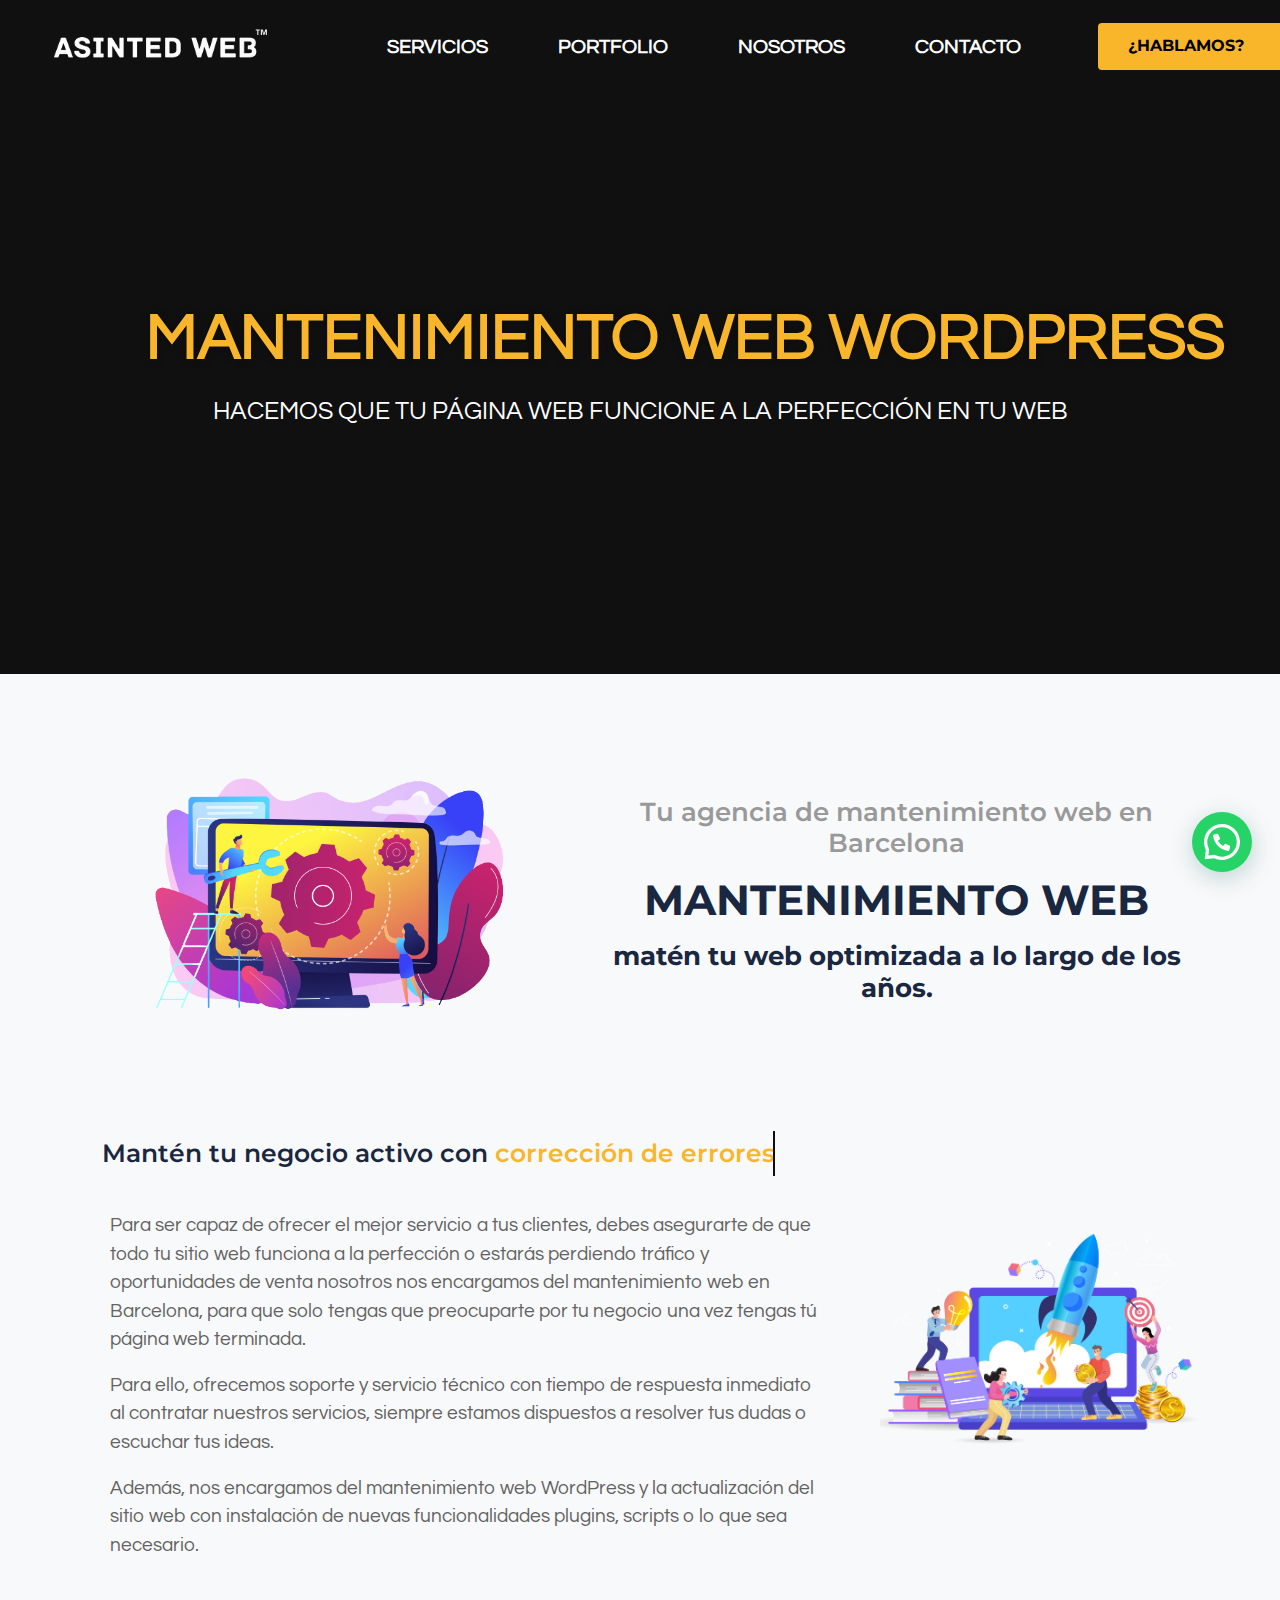
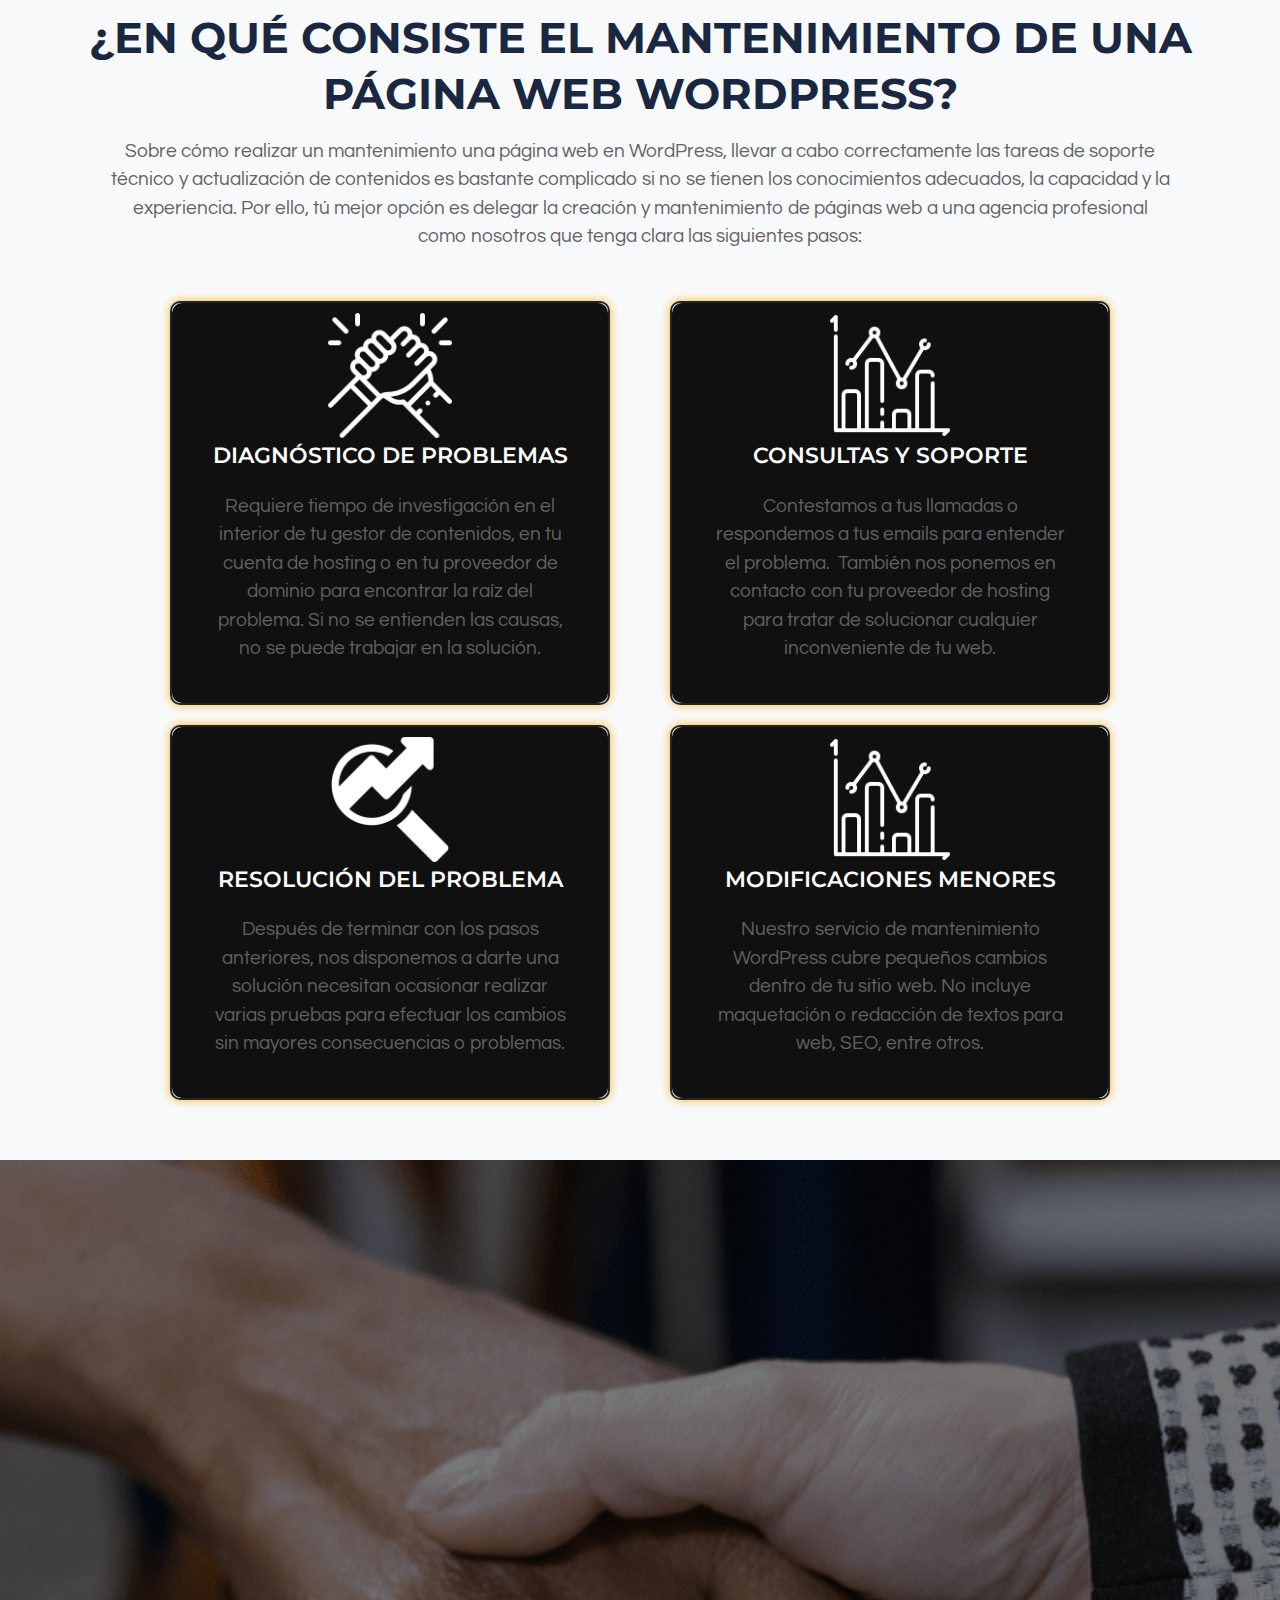
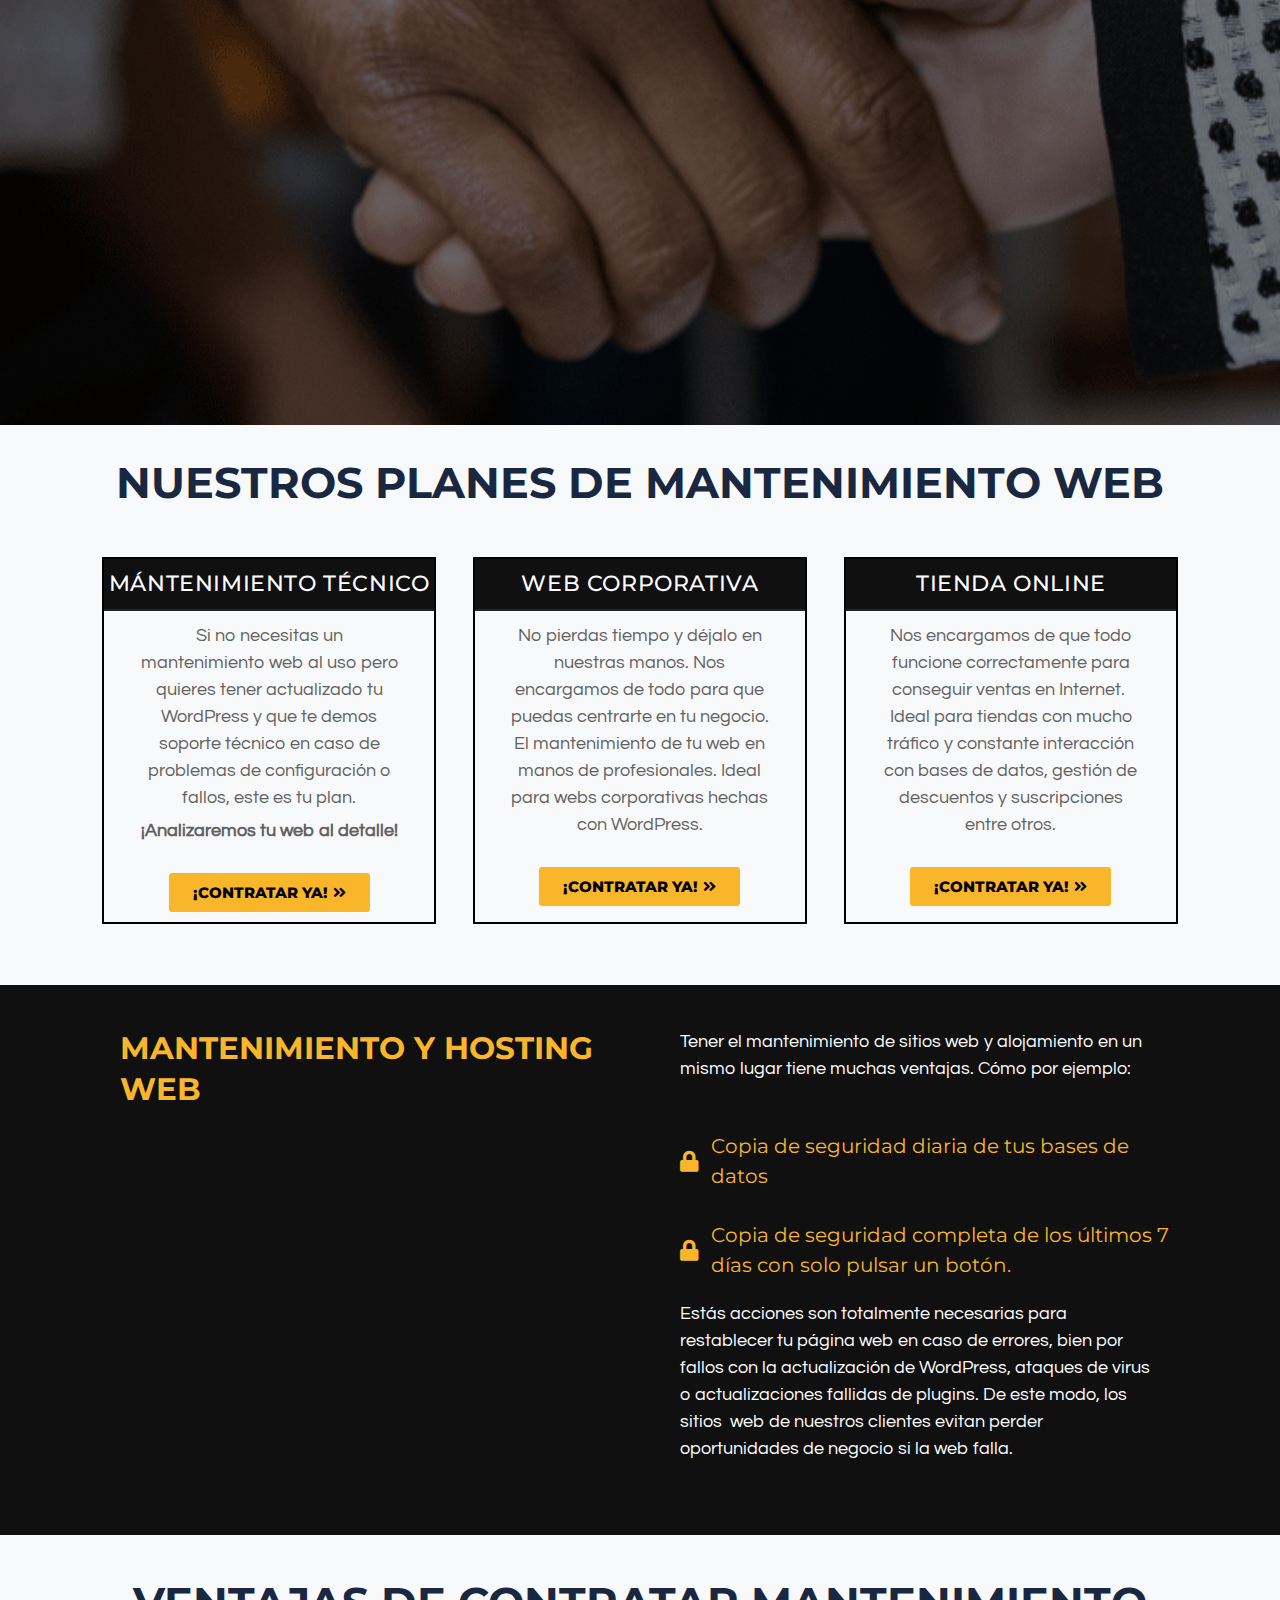
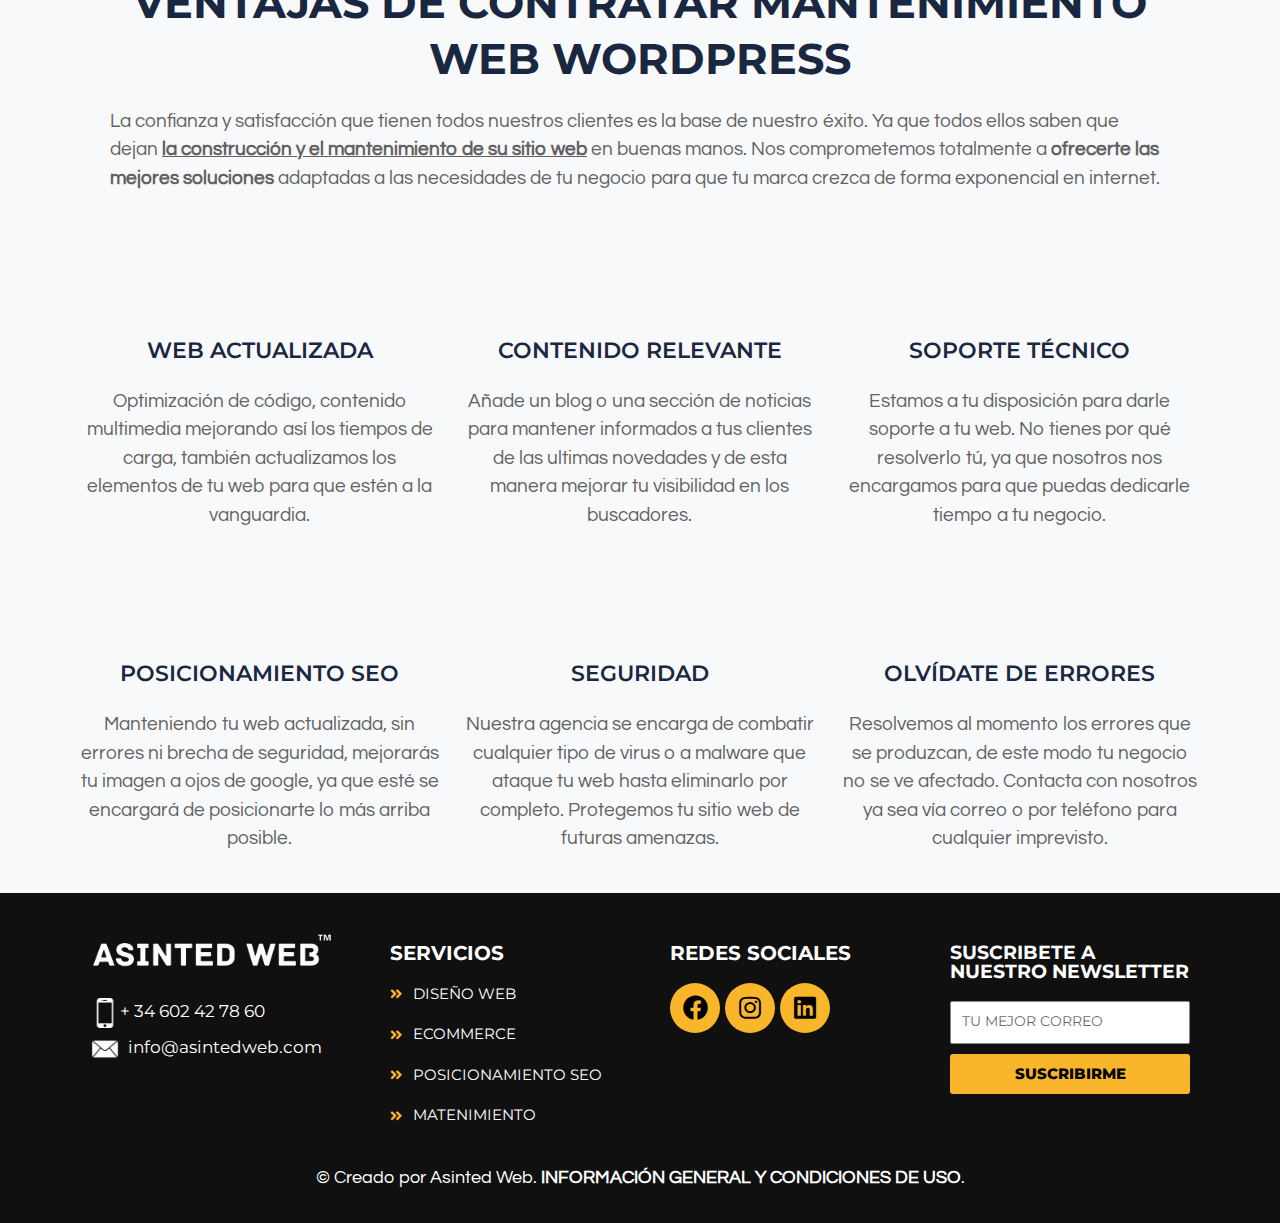
<file: mantenimiento-web.html>
<!DOCTYPE html>
<html lang="es">
<head>
<meta charset="UTF-8">
<meta name="viewport" content="width=device-width, initial-scale=1">
<link rel="profile" href="https://gmpg.org/xfn/11">

<title>MANTENIMIENTO WEB &#8211; ASINTED WEB</title>
<meta name='robots' content='noindex, nofollow' />
<link rel="alternate" type="application/rss+xml" title="ASINTED WEB &raquo; Feed" href="https://asintedweb.com/feed/" />
<link rel="alternate" type="application/rss+xml" title="ASINTED WEB &raquo; Feed de los comentarios" href="https://asintedweb.com/comments/feed/" />
<script>
window._wpemojiSettings = {"baseUrl":"https:\/\/s.w.org\/images\/core\/emoji\/14.0.0\/72x72\/","ext":".png","svgUrl":"https:\/\/s.w.org\/images\/core\/emoji\/14.0.0\/svg\/","svgExt":".svg","source":{"concatemoji":"https:\/\/asintedweb.com\/wp-includes\/js\/wp-emoji-release.min.js?ver=6.2"}};
/*! This file is auto-generated */
!function(e,a,t){var n,r,o,i=a.createElement("canvas"),p=i.getContext&&i.getContext("2d");function s(e,t){p.clearRect(0,0,i.width,i.height),p.fillText(e,0,0);e=i.toDataURL();return p.clearRect(0,0,i.width,i.height),p.fillText(t,0,0),e===i.toDataURL()}function c(e){var t=a.createElement("script");t.src=e,t.defer=t.type="text/javascript",a.getElementsByTagName("head")[0].appendChild(t)}for(o=Array("flag","emoji"),t.supports={everything:!0,everythingExceptFlag:!0},r=0;r<o.length;r++)t.supports[o[r]]=function(e){if(p&&p.fillText)switch(p.textBaseline="top",p.font="600 32px Arial",e){case"flag":return s("\ud83c\udff3\ufe0f\u200d\u26a7\ufe0f","\ud83c\udff3\ufe0f\u200b\u26a7\ufe0f")?!1:!s("\ud83c\uddfa\ud83c\uddf3","\ud83c\uddfa\u200b\ud83c\uddf3")&&!s("\ud83c\udff4\udb40\udc67\udb40\udc62\udb40\udc65\udb40\udc6e\udb40\udc67\udb40\udc7f","\ud83c\udff4\u200b\udb40\udc67\u200b\udb40\udc62\u200b\udb40\udc65\u200b\udb40\udc6e\u200b\udb40\udc67\u200b\udb40\udc7f");case"emoji":return!s("\ud83e\udef1\ud83c\udffb\u200d\ud83e\udef2\ud83c\udfff","\ud83e\udef1\ud83c\udffb\u200b\ud83e\udef2\ud83c\udfff")}return!1}(o[r]),t.supports.everything=t.supports.everything&&t.supports[o[r]],"flag"!==o[r]&&(t.supports.everythingExceptFlag=t.supports.everythingExceptFlag&&t.supports[o[r]]);t.supports.everythingExceptFlag=t.supports.everythingExceptFlag&&!t.supports.flag,t.DOMReady=!1,t.readyCallback=function(){t.DOMReady=!0},t.supports.everything||(n=function(){t.readyCallback()},a.addEventListener?(a.addEventListener("DOMContentLoaded",n,!1),e.addEventListener("load",n,!1)):(e.attachEvent("onload",n),a.attachEvent("onreadystatechange",function(){"complete"===a.readyState&&t.readyCallback()})),(e=t.source||{}).concatemoji?c(e.concatemoji):e.wpemoji&&e.twemoji&&(c(e.twemoji),c(e.wpemoji)))}(window,document,window._wpemojiSettings);
</script>
<style>
img.wp-smiley,
img.emoji {
	display: inline !important;
	border: none !important;
	box-shadow: none !important;
	height: 1em !important;
	width: 1em !important;
	margin: 0 0.07em !important;
	vertical-align: -0.1em !important;
	background: none !important;
	padding: 0 !important;
}
</style>
	<link rel='stylesheet' href='./css/astra-assets-css-minified-main.min.css'>
<style id='astra-theme-css-inline-css'>
:root{--ast-container-default-xlg-padding:3em;--ast-container-default-lg-padding:3em;--ast-container-default-slg-padding:2em;--ast-container-default-md-padding:3em;--ast-container-default-sm-padding:3em;--ast-container-default-xs-padding:2.4em;--ast-container-default-xxs-padding:1.8em;}html{font-size:93.75%;}a{color:var(--ast-global-color-0);}a:hover,a:focus{color:var(--ast-global-color-1);}body,button,input,select,textarea,.ast-button,.ast-custom-button{font-family:-apple-system,BlinkMacSystemFont,Segoe UI,Roboto,Oxygen-Sans,Ubuntu,Cantarell,Helvetica Neue,sans-serif;font-weight:inherit;font-size:15px;font-size:1rem;}blockquote{color:var(--ast-global-color-3);}.site-title{font-size:35px;font-size:2.3333333333333rem;display:block;}.ast-archive-description .ast-archive-title{font-size:40px;font-size:2.6666666666667rem;}.site-header .site-description{font-size:15px;font-size:1rem;display:none;}.entry-title{font-size:30px;font-size:2rem;}h1,.entry-content h1{font-size:40px;font-size:2.6666666666667rem;}h2,.entry-content h2{font-size:30px;font-size:2rem;}h3,.entry-content h3{font-size:25px;font-size:1.6666666666667rem;}h4,.entry-content h4{font-size:20px;font-size:1.3333333333333rem;}h5,.entry-content h5{font-size:18px;font-size:1.2rem;}h6,.entry-content h6{font-size:15px;font-size:1rem;}.ast-single-post .entry-title,.page-title{font-size:30px;font-size:2rem;}::selection{background-color:var(--ast-global-color-0);color:#ffffff;}body,h1,.entry-title a,.entry-content h1,h2,.entry-content h2,h3,.entry-content h3,h4,.entry-content h4,h5,.entry-content h5,h6,.entry-content h6{color:var(--ast-global-color-3);}.tagcloud a:hover,.tagcloud a:focus,.tagcloud a.current-item{color:#ffffff;border-color:var(--ast-global-color-0);background-color:var(--ast-global-color-0);}input:focus,input[type="text"]:focus,input[type="email"]:focus,input[type="url"]:focus,input[type="password"]:focus,input[type="reset"]:focus,input[type="search"]:focus,textarea:focus{border-color:var(--ast-global-color-0);}input[type="radio"]:checked,input[type=reset],input[type="checkbox"]:checked,input[type="checkbox"]:hover:checked,input[type="checkbox"]:focus:checked,input[type=range]::-webkit-slider-thumb{border-color:var(--ast-global-color-0);background-color:var(--ast-global-color-0);box-shadow:none;}.site-footer a:hover + .post-count,.site-footer a:focus + .post-count{background:var(--ast-global-color-0);border-color:var(--ast-global-color-0);}.single .nav-links .nav-previous,.single .nav-links .nav-next{color:var(--ast-global-color-0);}.entry-meta,.entry-meta *{line-height:1.45;color:var(--ast-global-color-0);}.entry-meta a:hover,.entry-meta a:hover *,.entry-meta a:focus,.entry-meta a:focus *,.page-links > .page-link,.page-links .page-link:hover,.post-navigation a:hover{color:var(--ast-global-color-1);}#cat option,.secondary .calendar_wrap thead a,.secondary .calendar_wrap thead a:visited{color:var(--ast-global-color-0);}.secondary .calendar_wrap #today,.ast-progress-val span{background:var(--ast-global-color-0);}.secondary a:hover + .post-count,.secondary a:focus + .post-count{background:var(--ast-global-color-0);border-color:var(--ast-global-color-0);}.calendar_wrap #today > a{color:#ffffff;}.page-links .page-link,.single .post-navigation a{color:var(--ast-global-color-0);}.ast-archive-title{color:var(--ast-global-color-2);}.widget-title{font-size:21px;font-size:1.4rem;color:var(--ast-global-color-2);}.ast-single-post .entry-content a,.ast-comment-content a:not(.ast-comment-edit-reply-wrap a){text-decoration:underline;}.ast-single-post .wp-block-button .wp-block-button__link,.ast-single-post .elementor-button-wrapper .elementor-button,.ast-single-post .entry-content .uagb-tab a,.ast-single-post .entry-content .uagb-ifb-cta a,.ast-single-post .entry-content .wp-block-uagb-buttons a,.ast-single-post .entry-content .uabb-module-content a,.ast-single-post .entry-content .uagb-post-grid a,.ast-single-post .entry-content .uagb-timeline a,.ast-single-post .entry-content .uagb-toc__wrap a,.ast-single-post .entry-content .uagb-taxomony-box a,.ast-single-post .entry-content .woocommerce a,.entry-content .wp-block-latest-posts > li > a{text-decoration:none;}.ast-logo-title-inline .site-logo-img{padding-right:1em;}.ast-page-builder-template .hentry {margin: 0;}.ast-page-builder-template .site-content > .ast-container {max-width: 100%;padding: 0;}.ast-page-builder-template .site-content #primary {padding: 0;margin: 0;}.ast-page-builder-template .no-results {text-align: center;margin: 4em auto;}.ast-page-builder-template .ast-pagination {padding: 2em;}.ast-page-builder-template .entry-header.ast-no-title.ast-no-thumbnail {margin-top: 0;}.ast-page-builder-template .entry-header.ast-header-without-markup {margin-top: 0;margin-bottom: 0;}.ast-page-builder-template .entry-header.ast-no-title.ast-no-meta {margin-bottom: 0;}.ast-page-builder-template.single .post-navigation {padding-bottom: 2em;}.ast-page-builder-template.single-post .site-content > .ast-container {max-width: 100%;}.ast-page-builder-template .entry-header {margin-top: 2em;margin-left: auto;margin-right: auto;}.ast-page-builder-template .ast-archive-description {margin: 2em auto 0;padding-left: 20px;padding-right: 20px;}.ast-page-builder-template .ast-row {margin-left: 0;margin-right: 0;}.single.ast-page-builder-template .entry-header + .entry-content {margin-bottom: 2em;}@media(min-width: 921px) {.ast-page-builder-template.archive.ast-right-sidebar .ast-row article,.ast-page-builder-template.archive.ast-left-sidebar .ast-row article {padding-left: 0;padding-right: 0;}}@media (max-width:921px){#ast-desktop-header{display:none;}}@media (min-width:921px){#ast-mobile-header{display:none;}}.wp-block-buttons.aligncenter{justify-content:center;}@media (max-width:921px){.ast-theme-transparent-header #primary,.ast-theme-transparent-header #secondary{padding:0;}}@media (max-width:921px){.ast-plain-container.ast-no-sidebar #primary{padding:0;}}.ast-plain-container.ast-no-sidebar #primary{margin-top:0;margin-bottom:0;}@media (min-width:1200px){.ast-plain-container.ast-no-sidebar #primary{margin-top:60px;margin-bottom:60px;}}.wp-block-button.is-style-outline .wp-block-button__link{border-color:var(--ast-global-color-0);}.wp-block-button.is-style-outline > .wp-block-button__link:not(.has-text-color),.wp-block-button.wp-block-button__link.is-style-outline:not(.has-text-color){color:var(--ast-global-color-0);}.wp-block-button.is-style-outline .wp-block-button__link:hover,.wp-block-button.is-style-outline .wp-block-button__link:focus{color:#ffffff !important;background-color:var(--ast-global-color-1);border-color:var(--ast-global-color-1);}.post-page-numbers.current .page-link,.ast-pagination .page-numbers.current{color:#ffffff;border-color:var(--ast-global-color-0);background-color:var(--ast-global-color-0);border-radius:2px;}h1.widget-title{font-weight:inherit;}h2.widget-title{font-weight:inherit;}h3.widget-title{font-weight:inherit;}#page{display:flex;flex-direction:column;min-height:100vh;}.ast-404-layout-1 h1.page-title{color:var(--ast-global-color-2);}.single .post-navigation a{line-height:1em;height:inherit;}.error-404 .page-sub-title{font-size:1.5rem;font-weight:inherit;}.search .site-content .content-area .search-form{margin-bottom:0;}#page .site-content{flex-grow:1;}.widget{margin-bottom:3.5em;}#secondary li{line-height:1.5em;}#secondary .wp-block-group h2{margin-bottom:0.7em;}#secondary h2{font-size:1.7rem;}.ast-separate-container .ast-article-post,.ast-separate-container .ast-article-single,.ast-separate-container .ast-comment-list li.depth-1,.ast-separate-container .comment-respond{padding:3em;}.ast-separate-container .ast-comment-list li.depth-1,.hentry{margin-bottom:2em;}.ast-separate-container .ast-archive-description,.ast-separate-container .ast-author-box{background-color:var(--ast-global-color-5);border-bottom:1px solid var(--ast-border-color);}.ast-separate-container .comments-title{padding:2em 2em 0 2em;}.ast-page-builder-template .comment-form-textarea,.ast-comment-formwrap .ast-grid-common-col{padding:0;}.ast-comment-formwrap{padding:0 20px;display:inline-flex;column-gap:20px;}.archive.ast-page-builder-template .entry-header{margin-top:2em;}.ast-page-builder-template .ast-comment-formwrap{width:100%;}.entry-title{margin-bottom:0.5em;}.ast-archive-description .ast-archive-title{margin-bottom:10px;text-transform:capitalize;}.ast-archive-description p{font-size:inherit;font-weight:inherit;line-height:inherit;}@media (min-width:921px){.ast-left-sidebar.ast-page-builder-template #secondary,.archive.ast-right-sidebar.ast-page-builder-template .site-main{padding-left:20px;padding-right:20px;}}@media (max-width:544px){.ast-comment-formwrap.ast-row{column-gap:10px;}}@media (min-width:1201px){.ast-separate-container .ast-article-post,.ast-separate-container .ast-article-single,.ast-separate-container .ast-archive-description,.ast-separate-container .ast-author-box,.ast-separate-container .ast-404-layout-1,.ast-separate-container .no-results{padding:3em;}}@media (max-width:921px){.ast-separate-container #primary,.ast-separate-container #secondary{padding:1.5em 0;}#primary,#secondary{padding:1.5em 0;margin:0;}.ast-left-sidebar #content > .ast-container{display:flex;flex-direction:column-reverse;width:100%;}}@media (min-width:922px){.ast-separate-container.ast-right-sidebar #primary,.ast-separate-container.ast-left-sidebar #primary{border:0;}.search-no-results.ast-separate-container #primary{margin-bottom:4em;}}.wp-block-button .wp-block-button__link{color:#ffffff;}.wp-block-button .wp-block-button__link:hover,.wp-block-button .wp-block-button__link:focus{color:#ffffff;background-color:var(--ast-global-color-1);border-color:var(--ast-global-color-1);}.wp-block-button .wp-block-button__link,.wp-block-search .wp-block-search__button,body .wp-block-file .wp-block-file__button{border-color:var(--ast-global-color-0);background-color:var(--ast-global-color-0);color:#ffffff;font-family:inherit;font-weight:inherit;line-height:1;border-radius:2px;padding-top:15px;padding-right:30px;padding-bottom:15px;padding-left:30px;}@media (max-width:921px){.wp-block-button .wp-block-button__link,.wp-block-search .wp-block-search__button,body .wp-block-file .wp-block-file__button{padding-top:14px;padding-right:28px;padding-bottom:14px;padding-left:28px;}}@media (max-width:544px){.wp-block-button .wp-block-button__link,.wp-block-search .wp-block-search__button,body .wp-block-file .wp-block-file__button{padding-top:12px;padding-right:24px;padding-bottom:12px;padding-left:24px;}}.menu-toggle,button,.ast-button,.ast-custom-button,.button,input#submit,input[type="button"],input[type="submit"],input[type="reset"],form[CLASS*="wp-block-search__"].wp-block-search .wp-block-search__inside-wrapper .wp-block-search__button,body .wp-block-file .wp-block-file__button,.search .search-submit{border-style:solid;border-top-width:0;border-right-width:0;border-left-width:0;border-bottom-width:0;color:#ffffff;border-color:var(--ast-global-color-0);background-color:var(--ast-global-color-0);border-radius:2px;padding-top:15px;padding-right:30px;padding-bottom:15px;padding-left:30px;font-family:inherit;font-weight:inherit;line-height:1;}button:focus,.menu-toggle:hover,button:hover,.ast-button:hover,.ast-custom-button:hover .button:hover,.ast-custom-button:hover ,input[type=reset]:hover,input[type=reset]:focus,input#submit:hover,input#submit:focus,input[type="button"]:hover,input[type="button"]:focus,input[type="submit"]:hover,input[type="submit"]:focus,form[CLASS*="wp-block-search__"].wp-block-search .wp-block-search__inside-wrapper .wp-block-search__button:hover,form[CLASS*="wp-block-search__"].wp-block-search .wp-block-search__inside-wrapper .wp-block-search__button:focus,body .wp-block-file .wp-block-file__button:hover,body .wp-block-file .wp-block-file__button:focus{color:#ffffff;background-color:var(--ast-global-color-1);border-color:var(--ast-global-color-1);}form[CLASS*="wp-block-search__"].wp-block-search .wp-block-search__inside-wrapper .wp-block-search__button.has-icon{padding-top:calc(15px - 3px);padding-right:calc(30px - 3px);padding-bottom:calc(15px - 3px);padding-left:calc(30px - 3px);}@media (min-width:544px){.ast-container{max-width:100%;}}@media (max-width:544px){.ast-separate-container .ast-article-post,.ast-separate-container .ast-article-single,.ast-separate-container .comments-title,.ast-separate-container .ast-archive-description{padding:1.5em 1em;}.ast-separate-container #content .ast-container{padding-left:0.54em;padding-right:0.54em;}.ast-separate-container .ast-comment-list li.depth-1{padding:1.5em 1em;margin-bottom:1.5em;}.ast-separate-container .ast-comment-list .bypostauthor{padding:.5em;}.ast-search-menu-icon.ast-dropdown-active .search-field{width:170px;}.menu-toggle,button,.ast-button,.button,input#submit,input[type="button"],input[type="submit"],input[type="reset"]{padding-top:12px;padding-right:24px;padding-bottom:12px;padding-left:24px;}}@media (max-width:921px){.menu-toggle,button,.ast-button,.button,input#submit,input[type="button"],input[type="submit"],input[type="reset"]{padding-top:14px;padding-right:28px;padding-bottom:14px;padding-left:28px;}.ast-mobile-header-stack .main-header-bar .ast-search-menu-icon{display:inline-block;}.ast-header-break-point.ast-header-custom-item-outside .ast-mobile-header-stack .main-header-bar .ast-search-icon{margin:0;}.ast-comment-avatar-wrap img{max-width:2.5em;}.ast-separate-container .ast-comment-list li.depth-1{padding:1.5em 2.14em;}.ast-separate-container .comment-respond{padding:2em 2.14em;}.ast-comment-meta{padding:0 1.8888em 1.3333em;}}@media (max-width:921px){.site-title{display:block;}.ast-archive-description .ast-archive-title{font-size:40px;}.site-header .site-description{display:none;}.entry-title{font-size:30px;}h1,.entry-content h1{font-size:30px;}h2,.entry-content h2{font-size:25px;}h3,.entry-content h3{font-size:20px;}.ast-single-post .entry-title,.page-title{font-size:30px;}}@media (max-width:544px){.site-title{display:block;}.ast-archive-description .ast-archive-title{font-size:40px;}.site-header .site-description{display:none;}.entry-title{font-size:30px;}h1,.entry-content h1{font-size:30px;}h2,.entry-content h2{font-size:25px;}h3,.entry-content h3{font-size:20px;}.ast-single-post .entry-title,.page-title{font-size:30px;}}@media (max-width:921px){html{font-size:85.5%;}}@media (max-width:544px){html{font-size:85.5%;}}@media (min-width:922px){.ast-container{max-width:1240px;}}@media (min-width:922px){.site-content .ast-container{display:flex;}}@media (max-width:921px){.site-content .ast-container{flex-direction:column;}}@media (min-width:922px){.main-header-menu .sub-menu .menu-item.ast-left-align-sub-menu:hover > .sub-menu,.main-header-menu .sub-menu .menu-item.ast-left-align-sub-menu.focus > .sub-menu{margin-left:-0px;}}blockquote,cite {font-style: initial;}.wp-block-file {display: flex;align-items: center;flex-wrap: wrap;justify-content: space-between;}.wp-block-pullquote {border: none;}.wp-block-pullquote blockquote::before {content: "\201D";font-family: "Helvetica",sans-serif;display: flex;transform: rotate( 180deg );font-size: 6rem;font-style: normal;line-height: 1;font-weight: bold;align-items: center;justify-content: center;}.has-text-align-right > blockquote::before {justify-content: flex-start;}.has-text-align-left > blockquote::before {justify-content: flex-end;}figure.wp-block-pullquote.is-style-solid-color blockquote {max-width: 100%;text-align: inherit;}html body {--wp--custom--ast-default-block-top-padding: 3em;--wp--custom--ast-default-block-right-padding: 3em;--wp--custom--ast-default-block-bottom-padding: 3em;--wp--custom--ast-default-block-left-padding: 3em;--wp--custom--ast-container-width: 1200px;--wp--custom--ast-content-width-size: 1200px;--wp--custom--ast-wide-width-size: calc(1200px + var(--wp--custom--ast-default-block-left-padding) + var(--wp--custom--ast-default-block-right-padding));}@media(max-width: 921px) {html body {--wp--custom--ast-default-block-top-padding: 3em;--wp--custom--ast-default-block-right-padding: 2em;--wp--custom--ast-default-block-bottom-padding: 3em;--wp--custom--ast-default-block-left-padding: 2em;}}@media(max-width: 544px) {html body {--wp--custom--ast-default-block-top-padding: 3em;--wp--custom--ast-default-block-right-padding: 1.5em;--wp--custom--ast-default-block-bottom-padding: 3em;--wp--custom--ast-default-block-left-padding: 1.5em;}}.entry-content > .wp-block-group,.entry-content > .wp-block-cover,.entry-content > .wp-block-columns {padding-top: var(--wp--custom--ast-default-block-top-padding);padding-right: var(--wp--custom--ast-default-block-right-padding);padding-bottom: var(--wp--custom--ast-default-block-bottom-padding);padding-left: var(--wp--custom--ast-default-block-left-padding);}.ast-plain-container.ast-no-sidebar .entry-content > .alignfull,.ast-page-builder-template .ast-no-sidebar .entry-content > .alignfull {margin-left: calc( -50vw + 50%);margin-right: calc( -50vw + 50%);max-width: 100vw;width: 100vw;}.ast-plain-container.ast-no-sidebar .entry-content .alignfull .alignfull,.ast-page-builder-template.ast-no-sidebar .entry-content .alignfull .alignfull,.ast-plain-container.ast-no-sidebar .entry-content .alignfull .alignwide,.ast-page-builder-template.ast-no-sidebar .entry-content .alignfull .alignwide,.ast-plain-container.ast-no-sidebar .entry-content .alignwide .alignfull,.ast-page-builder-template.ast-no-sidebar .entry-content .alignwide .alignfull,.ast-plain-container.ast-no-sidebar .entry-content .alignwide .alignwide,.ast-page-builder-template.ast-no-sidebar .entry-content .alignwide .alignwide,.ast-plain-container.ast-no-sidebar .entry-content .wp-block-column .alignfull,.ast-page-builder-template.ast-no-sidebar .entry-content .wp-block-column .alignfull,.ast-plain-container.ast-no-sidebar .entry-content .wp-block-column .alignwide,.ast-page-builder-template.ast-no-sidebar .entry-content .wp-block-column .alignwide {margin-left: auto;margin-right: auto;width: 100%;}[ast-blocks-layout] .wp-block-separator:not(.is-style-dots) {height: 0;}[ast-blocks-layout] .wp-block-separator {margin: 20px auto;}[ast-blocks-layout] .wp-block-separator:not(.is-style-wide):not(.is-style-dots) {max-width: 100px;}[ast-blocks-layout] .wp-block-separator.has-background {padding: 0;}.entry-content[ast-blocks-layout] > * {max-width: var(--wp--custom--ast-content-width-size);margin-left: auto;margin-right: auto;}.entry-content[ast-blocks-layout] > .alignwide {max-width: var(--wp--custom--ast-wide-width-size);}.entry-content[ast-blocks-layout] .alignfull {max-width: none;}.entry-content .wp-block-columns {margin-bottom: 0;}blockquote {margin: 1.5em;border: none;}.wp-block-quote:not(.has-text-align-right):not(.has-text-align-center) {border-left: 5px solid rgba(0,0,0,0.05);}.has-text-align-right > blockquote,blockquote.has-text-align-right {border-right: 5px solid rgba(0,0,0,0.05);}.has-text-align-left > blockquote,blockquote.has-text-align-left {border-left: 5px solid rgba(0,0,0,0.05);}.wp-block-site-tagline,.wp-block-latest-posts .read-more {margin-top: 15px;}.wp-block-loginout p label {display: block;}.wp-block-loginout p:not(.login-remember):not(.login-submit) input {width: 100%;}.wp-block-loginout input:focus {border-color: transparent;}.wp-block-loginout input:focus {outline: thin dotted;}.entry-content .wp-block-media-text .wp-block-media-text__content {padding: 0 0 0 8%;}.entry-content .wp-block-media-text.has-media-on-the-right .wp-block-media-text__content {padding: 0 8% 0 0;}.entry-content .wp-block-media-text.has-background .wp-block-media-text__content {padding: 8%;}.entry-content .wp-block-cover:not([class*="background-color"]) .wp-block-cover__inner-container,.entry-content .wp-block-cover:not([class*="background-color"]) .wp-block-cover-image-text,.entry-content .wp-block-cover:not([class*="background-color"]) .wp-block-cover-text,.entry-content .wp-block-cover-image:not([class*="background-color"]) .wp-block-cover__inner-container,.entry-content .wp-block-cover-image:not([class*="background-color"]) .wp-block-cover-image-text,.entry-content .wp-block-cover-image:not([class*="background-color"]) .wp-block-cover-text {color: var(--ast-global-color-5);}.wp-block-loginout .login-remember input {width: 1.1rem;height: 1.1rem;margin: 0 5px 4px 0;vertical-align: middle;}.wp-block-latest-posts > li > *:first-child,.wp-block-latest-posts:not(.is-grid) > li:first-child {margin-top: 0;}.wp-block-search__inside-wrapper .wp-block-search__input {padding: 0 10px;color: var(--ast-global-color-3);background: var(--ast-global-color-5);border-color: var(--ast-border-color);}.wp-block-latest-posts .read-more {margin-bottom: 1.5em;}.wp-block-search__no-button .wp-block-search__inside-wrapper .wp-block-search__input {padding-top: 5px;padding-bottom: 5px;}.wp-block-latest-posts .wp-block-latest-posts__post-date,.wp-block-latest-posts .wp-block-latest-posts__post-author {font-size: 1rem;}.wp-block-latest-posts > li > *,.wp-block-latest-posts:not(.is-grid) > li {margin-top: 12px;margin-bottom: 12px;}.ast-page-builder-template .entry-content[ast-blocks-layout] > *,.ast-page-builder-template .entry-content[ast-blocks-layout] > .alignfull > * {max-width: none;}.ast-page-builder-template .entry-content[ast-blocks-layout] > .alignwide > * {max-width: var(--wp--custom--ast-wide-width-size);}.ast-page-builder-template .entry-content[ast-blocks-layout] > .inherit-container-width > *,.ast-page-builder-template .entry-content[ast-blocks-layout] > * > *,.entry-content[ast-blocks-layout] > .wp-block-cover .wp-block-cover__inner-container {max-width: var(--wp--custom--ast-content-width-size);margin-left: auto;margin-right: auto;}.entry-content[ast-blocks-layout] .wp-block-cover:not(.alignleft):not(.alignright) {width: auto;}@media(max-width: 1200px) {.ast-separate-container .entry-content > .alignfull,.ast-separate-container .entry-content[ast-blocks-layout] > .alignwide,.ast-plain-container .entry-content[ast-blocks-layout] > .alignwide,.ast-plain-container .entry-content .alignfull {margin-left: calc(-1 * min(var(--ast-container-default-xlg-padding),20px)) ;margin-right: calc(-1 * min(var(--ast-container-default-xlg-padding),20px));}}@media(min-width: 1201px) {.ast-separate-container .entry-content > .alignfull {margin-left: calc(-1 * var(--ast-container-default-xlg-padding) );margin-right: calc(-1 * var(--ast-container-default-xlg-padding) );}.ast-separate-container .entry-content[ast-blocks-layout] > .alignwide,.ast-plain-container .entry-content[ast-blocks-layout] > .alignwide {margin-left: calc(-1 * var(--wp--custom--ast-default-block-left-padding) );margin-right: calc(-1 * var(--wp--custom--ast-default-block-right-padding) );}}@media(min-width: 921px) {.ast-separate-container .entry-content .wp-block-group.alignwide:not(.inherit-container-width) > :where(:not(.alignleft):not(.alignright)),.ast-plain-container .entry-content .wp-block-group.alignwide:not(.inherit-container-width) > :where(:not(.alignleft):not(.alignright)) {max-width: calc( var(--wp--custom--ast-content-width-size) + 80px );}.ast-plain-container.ast-right-sidebar .entry-content[ast-blocks-layout] .alignfull,.ast-plain-container.ast-left-sidebar .entry-content[ast-blocks-layout] .alignfull {margin-left: -60px;margin-right: -60px;}}@media(min-width: 544px) {.entry-content > .alignleft {margin-right: 20px;}.entry-content > .alignright {margin-left: 20px;}}@media (max-width:544px){.wp-block-columns .wp-block-column:not(:last-child){margin-bottom:20px;}.wp-block-latest-posts{margin:0;}}@media( max-width: 600px ) {.entry-content .wp-block-media-text .wp-block-media-text__content,.entry-content .wp-block-media-text.has-media-on-the-right .wp-block-media-text__content {padding: 8% 0 0;}.entry-content .wp-block-media-text.has-background .wp-block-media-text__content {padding: 8%;}}:root .has-ast-global-color-0-color{color:var(--ast-global-color-0);}:root .has-ast-global-color-0-background-color{background-color:var(--ast-global-color-0);}:root .wp-block-button .has-ast-global-color-0-color{color:var(--ast-global-color-0);}:root .wp-block-button .has-ast-global-color-0-background-color{background-color:var(--ast-global-color-0);}:root .has-ast-global-color-1-color{color:var(--ast-global-color-1);}:root .has-ast-global-color-1-background-color{background-color:var(--ast-global-color-1);}:root .wp-block-button .has-ast-global-color-1-color{color:var(--ast-global-color-1);}:root .wp-block-button .has-ast-global-color-1-background-color{background-color:var(--ast-global-color-1);}:root .has-ast-global-color-2-color{color:var(--ast-global-color-2);}:root .has-ast-global-color-2-background-color{background-color:var(--ast-global-color-2);}:root .wp-block-button .has-ast-global-color-2-color{color:var(--ast-global-color-2);}:root .wp-block-button .has-ast-global-color-2-background-color{background-color:var(--ast-global-color-2);}:root .has-ast-global-color-3-color{color:var(--ast-global-color-3);}:root .has-ast-global-color-3-background-color{background-color:var(--ast-global-color-3);}:root .wp-block-button .has-ast-global-color-3-color{color:var(--ast-global-color-3);}:root .wp-block-button .has-ast-global-color-3-background-color{background-color:var(--ast-global-color-3);}:root .has-ast-global-color-4-color{color:var(--ast-global-color-4);}:root .has-ast-global-color-4-background-color{background-color:var(--ast-global-color-4);}:root .wp-block-button .has-ast-global-color-4-color{color:var(--ast-global-color-4);}:root .wp-block-button .has-ast-global-color-4-background-color{background-color:var(--ast-global-color-4);}:root .has-ast-global-color-5-color{color:var(--ast-global-color-5);}:root .has-ast-global-color-5-background-color{background-color:var(--ast-global-color-5);}:root .wp-block-button .has-ast-global-color-5-color{color:var(--ast-global-color-5);}:root .wp-block-button .has-ast-global-color-5-background-color{background-color:var(--ast-global-color-5);}:root .has-ast-global-color-6-color{color:var(--ast-global-color-6);}:root .has-ast-global-color-6-background-color{background-color:var(--ast-global-color-6);}:root .wp-block-button .has-ast-global-color-6-color{color:var(--ast-global-color-6);}:root .wp-block-button .has-ast-global-color-6-background-color{background-color:var(--ast-global-color-6);}:root .has-ast-global-color-7-color{color:var(--ast-global-color-7);}:root .has-ast-global-color-7-background-color{background-color:var(--ast-global-color-7);}:root .wp-block-button .has-ast-global-color-7-color{color:var(--ast-global-color-7);}:root .wp-block-button .has-ast-global-color-7-background-color{background-color:var(--ast-global-color-7);}:root .has-ast-global-color-8-color{color:var(--ast-global-color-8);}:root .has-ast-global-color-8-background-color{background-color:var(--ast-global-color-8);}:root .wp-block-button .has-ast-global-color-8-color{color:var(--ast-global-color-8);}:root .wp-block-button .has-ast-global-color-8-background-color{background-color:var(--ast-global-color-8);}:root{--ast-global-color-0:#0170B9;--ast-global-color-1:#3a3a3a;--ast-global-color-2:#3a3a3a;--ast-global-color-3:#4B4F58;--ast-global-color-4:#F5F5F5;--ast-global-color-5:#f8f9fa;--ast-global-color-6:#F2F5F7;--ast-global-color-7:#424242;--ast-global-color-8:#000000;}:root {--ast-border-color : var(--ast-global-color-6);}.ast-breadcrumbs .trail-browse,.ast-breadcrumbs .trail-items,.ast-breadcrumbs .trail-items li{display:inline-block;margin:0;padding:0;border:none;background:inherit;text-indent:0;}.ast-breadcrumbs .trail-browse{font-size:inherit;font-style:inherit;font-weight:inherit;color:inherit;}.ast-breadcrumbs .trail-items{list-style:none;}.trail-items li::after{padding:0 0.3em;content:"\00bb";}.trail-items li:last-of-type::after{display:none;}h1,.entry-content h1,h2,.entry-content h2,h3,.entry-content h3,h4,.entry-content h4,h5,.entry-content h5,h6,.entry-content h6{color:var(--ast-global-color-2);}.entry-title a{color:var(--ast-global-color-2);}@media (max-width:921px){.ast-builder-grid-row-container.ast-builder-grid-row-tablet-3-firstrow .ast-builder-grid-row > *:first-child,.ast-builder-grid-row-container.ast-builder-grid-row-tablet-3-lastrow .ast-builder-grid-row > *:last-child{grid-column:1 / -1;}}@media (max-width:544px){.ast-builder-grid-row-container.ast-builder-grid-row-mobile-3-firstrow .ast-builder-grid-row > *:first-child,.ast-builder-grid-row-container.ast-builder-grid-row-mobile-3-lastrow .ast-builder-grid-row > *:last-child{grid-column:1 / -1;}}.ast-builder-layout-element[data-section="title_tagline"]{display:flex;}@media (max-width:921px){.ast-header-break-point .ast-builder-layout-element[data-section="title_tagline"]{display:flex;}}@media (max-width:544px){.ast-header-break-point .ast-builder-layout-element[data-section="title_tagline"]{display:flex;}}.ast-builder-menu-1{font-family:inherit;font-weight:inherit;}.ast-builder-menu-1 .sub-menu,.ast-builder-menu-1 .inline-on-mobile .sub-menu{border-top-width:2px;border-bottom-width:0;border-right-width:0;border-left-width:0;border-color:var(--ast-global-color-0);border-style:solid;border-radius:0;}.ast-builder-menu-1 .main-header-menu > .menu-item > .sub-menu,.ast-builder-menu-1 .main-header-menu > .menu-item > .astra-full-megamenu-wrapper{margin-top:0;}.ast-desktop .ast-builder-menu-1 .main-header-menu > .menu-item > .sub-menu:before,.ast-desktop .ast-builder-menu-1 .main-header-menu > .menu-item > .astra-full-megamenu-wrapper:before{height:calc( 0px + 5px );}.ast-desktop .ast-builder-menu-1 .menu-item .sub-menu .menu-link{border-style:none;}@media (max-width:921px){.ast-header-break-point .ast-builder-menu-1 .menu-item.menu-item-has-children > .ast-menu-toggle{top:0;}.ast-builder-menu-1 .menu-item-has-children > .menu-link:after{content:unset;}}@media (max-width:544px){.ast-header-break-point .ast-builder-menu-1 .menu-item.menu-item-has-children > .ast-menu-toggle{top:0;}}.ast-builder-menu-1{display:flex;}@media (max-width:921px){.ast-header-break-point .ast-builder-menu-1{display:flex;}}@media (max-width:544px){.ast-header-break-point .ast-builder-menu-1{display:flex;}}.site-below-footer-wrap{padding-top:20px;padding-bottom:20px;}.site-below-footer-wrap[data-section="section-below-footer-builder"]{background-color:#eeeeee;;min-height:80px;}.site-below-footer-wrap[data-section="section-below-footer-builder"] .ast-builder-grid-row{max-width:1200px;margin-left:auto;margin-right:auto;}.site-below-footer-wrap[data-section="section-below-footer-builder"] .ast-builder-grid-row,.site-below-footer-wrap[data-section="section-below-footer-builder"] .site-footer-section{align-items:flex-start;}.site-below-footer-wrap[data-section="section-below-footer-builder"].ast-footer-row-inline .site-footer-section{display:flex;margin-bottom:0;}.ast-builder-grid-row-full .ast-builder-grid-row{grid-template-columns:1fr;}@media (max-width:921px){.site-below-footer-wrap[data-section="section-below-footer-builder"].ast-footer-row-tablet-inline .site-footer-section{display:flex;margin-bottom:0;}.site-below-footer-wrap[data-section="section-below-footer-builder"].ast-footer-row-tablet-stack .site-footer-section{display:block;margin-bottom:10px;}.ast-builder-grid-row-container.ast-builder-grid-row-tablet-full .ast-builder-grid-row{grid-template-columns:1fr;}}@media (max-width:544px){.site-below-footer-wrap[data-section="section-below-footer-builder"].ast-footer-row-mobile-inline .site-footer-section{display:flex;margin-bottom:0;}.site-below-footer-wrap[data-section="section-below-footer-builder"].ast-footer-row-mobile-stack .site-footer-section{display:block;margin-bottom:10px;}.ast-builder-grid-row-container.ast-builder-grid-row-mobile-full .ast-builder-grid-row{grid-template-columns:1fr;}}.site-below-footer-wrap[data-section="section-below-footer-builder"]{display:grid;}@media (max-width:921px){.ast-header-break-point .site-below-footer-wrap[data-section="section-below-footer-builder"]{display:grid;}}@media (max-width:544px){.ast-header-break-point .site-below-footer-wrap[data-section="section-below-footer-builder"]{display:grid;}}.ast-footer-copyright{text-align:center;}.ast-footer-copyright {color:var(--ast-global-color-3);}@media (max-width:921px){.ast-footer-copyright{text-align:center;}}@media (max-width:544px){.ast-footer-copyright{text-align:center;}}.ast-footer-copyright.ast-builder-layout-element{display:flex;}@media (max-width:921px){.ast-header-break-point .ast-footer-copyright.ast-builder-layout-element{display:flex;}}@media (max-width:544px){.ast-header-break-point .ast-footer-copyright.ast-builder-layout-element{display:flex;}}.elementor-widget-heading .elementor-heading-title{margin:0;}.elementor-post.elementor-grid-item.hentry{margin-bottom:0;}.woocommerce div.product .elementor-element.elementor-products-grid .related.products ul.products li.product,.elementor-element .elementor-wc-products .woocommerce[class*='columns-'] ul.products li.product{width:auto;margin:0;float:none;}.elementor-toc__list-wrapper{margin:0;}.ast-left-sidebar .elementor-section.elementor-section-stretched,.ast-right-sidebar .elementor-section.elementor-section-stretched{max-width:100%;left:0 !important;}.elementor-template-full-width .ast-container{display:block;}@media (max-width:544px){.elementor-element .elementor-wc-products .woocommerce[class*="columns-"] ul.products li.product{width:auto;margin:0;}.elementor-element .woocommerce .woocommerce-result-count{float:none;}}.ast-header-break-point .main-header-bar{border-bottom-width:1px;}@media (min-width:922px){.main-header-bar{border-bottom-width:1px;}}.main-header-menu .menu-item, #astra-footer-menu .menu-item, .main-header-bar .ast-masthead-custom-menu-items{-js-display:flex;display:flex;-webkit-box-pack:center;-webkit-justify-content:center;-moz-box-pack:center;-ms-flex-pack:center;justify-content:center;-webkit-box-orient:vertical;-webkit-box-direction:normal;-webkit-flex-direction:column;-moz-box-orient:vertical;-moz-box-direction:normal;-ms-flex-direction:column;flex-direction:column;}.main-header-menu > .menu-item > .menu-link, #astra-footer-menu > .menu-item > .menu-link{height:100%;-webkit-box-align:center;-webkit-align-items:center;-moz-box-align:center;-ms-flex-align:center;align-items:center;-js-display:flex;display:flex;}.ast-header-break-point .main-navigation ul .menu-item .menu-link .icon-arrow:first-of-type svg{top:.2em;margin-top:0px;margin-left:0px;width:.65em;transform:translate(0, -2px) rotateZ(270deg);}.ast-mobile-popup-content .ast-submenu-expanded > .ast-menu-toggle{transform:rotateX(180deg);}.ast-separate-container .blog-layout-1, .ast-separate-container .blog-layout-2, .ast-separate-container .blog-layout-3{background-color:transparent;background-image:none;}.ast-separate-container .ast-article-post{background-color:var(--ast-global-color-5);;}@media (max-width:921px){.ast-separate-container .ast-article-post{background-color:var(--ast-global-color-5);;}}@media (max-width:544px){.ast-separate-container .ast-article-post{background-color:var(--ast-global-color-5);;}}.ast-separate-container .ast-article-single:not(.ast-related-post), .ast-separate-container .comments-area .comment-respond,.ast-separate-container .comments-area .ast-comment-list li, .ast-separate-container .ast-woocommerce-container, .ast-separate-container .error-404, .ast-separate-container .no-results, .single.ast-separate-container .site-main .ast-author-meta, .ast-separate-container .related-posts-title-wrapper, .ast-separate-container.ast-two-container #secondary .widget,.ast-separate-container .comments-count-wrapper, .ast-box-layout.ast-plain-container .site-content,.ast-padded-layout.ast-plain-container .site-content, .ast-separate-container .comments-area .comments-title{background-color:var(--ast-global-color-5);;}@media (max-width:921px){.ast-separate-container .ast-article-single:not(.ast-related-post), .ast-separate-container .comments-area .comment-respond,.ast-separate-container .comments-area .ast-comment-list li, .ast-separate-container .ast-woocommerce-container, .ast-separate-container .error-404, .ast-separate-container .no-results, .single.ast-separate-container .site-main .ast-author-meta, .ast-separate-container .related-posts-title-wrapper, .ast-separate-container.ast-two-container #secondary .widget,.ast-separate-container .comments-count-wrapper, .ast-box-layout.ast-plain-container .site-content,.ast-padded-layout.ast-plain-container .site-content, .ast-separate-container .comments-area .comments-title{background-color:var(--ast-global-color-5);;}}@media (max-width:544px){.ast-separate-container .ast-article-single:not(.ast-related-post), .ast-separate-container .comments-area .comment-respond,.ast-separate-container .comments-area .ast-comment-list li, .ast-separate-container .ast-woocommerce-container, .ast-separate-container .error-404, .ast-separate-container .no-results, .single.ast-separate-container .site-main .ast-author-meta, .ast-separate-container .related-posts-title-wrapper, .ast-separate-container.ast-two-container #secondary .widget,.ast-separate-container .comments-count-wrapper, .ast-box-layout.ast-plain-container .site-content,.ast-padded-layout.ast-plain-container .site-content, .ast-separate-container .comments-area .comments-title{background-color:var(--ast-global-color-5);;}}.ast-plain-container, .ast-page-builder-template{background-color:var(--ast-global-color-5);;}@media (max-width:921px){.ast-plain-container, .ast-page-builder-template{background-color:var(--ast-global-color-5);;}}@media (max-width:544px){.ast-plain-container, .ast-page-builder-template{background-color:var(--ast-global-color-5);;}}.ast-mobile-header-content > *,.ast-desktop-header-content > * {padding: 10px 0;height: auto;}.ast-mobile-header-content > *:first-child,.ast-desktop-header-content > *:first-child {padding-top: 10px;}.ast-mobile-header-content > .ast-builder-menu,.ast-desktop-header-content > .ast-builder-menu {padding-top: 0;}.ast-mobile-header-content > *:last-child,.ast-desktop-header-content > *:last-child {padding-bottom: 0;}.ast-mobile-header-content .ast-search-menu-icon.ast-inline-search label,.ast-desktop-header-content .ast-search-menu-icon.ast-inline-search label {width: 100%;}.ast-desktop-header-content .main-header-bar-navigation .ast-submenu-expanded > .ast-menu-toggle::before {transform: rotateX(180deg);}#ast-desktop-header .ast-desktop-header-content,.ast-mobile-header-content .ast-search-icon,.ast-desktop-header-content .ast-search-icon,.ast-mobile-header-wrap .ast-mobile-header-content,.ast-main-header-nav-open.ast-popup-nav-open .ast-mobile-header-wrap .ast-mobile-header-content,.ast-main-header-nav-open.ast-popup-nav-open .ast-desktop-header-content {display: none;}.ast-main-header-nav-open.ast-header-break-point #ast-desktop-header .ast-desktop-header-content,.ast-main-header-nav-open.ast-header-break-point .ast-mobile-header-wrap .ast-mobile-header-content {display: block;}.ast-desktop .ast-desktop-header-content .astra-menu-animation-slide-up > .menu-item > .sub-menu,.ast-desktop .ast-desktop-header-content .astra-menu-animation-slide-up > .menu-item .menu-item > .sub-menu,.ast-desktop .ast-desktop-header-content .astra-menu-animation-slide-down > .menu-item > .sub-menu,.ast-desktop .ast-desktop-header-content .astra-menu-animation-slide-down > .menu-item .menu-item > .sub-menu,.ast-desktop .ast-desktop-header-content .astra-menu-animation-fade > .menu-item > .sub-menu,.ast-desktop .ast-desktop-header-content .astra-menu-animation-fade > .menu-item .menu-item > .sub-menu {opacity: 1;visibility: visible;}.ast-hfb-header.ast-default-menu-enable.ast-header-break-point .ast-mobile-header-wrap .ast-mobile-header-content .main-header-bar-navigation {width: unset;margin: unset;}.ast-mobile-header-content.content-align-flex-end .main-header-bar-navigation .menu-item-has-children > .ast-menu-toggle,.ast-desktop-header-content.content-align-flex-end .main-header-bar-navigation .menu-item-has-children > .ast-menu-toggle {left: calc( 20px - 0.907em);}.ast-mobile-header-content .ast-search-menu-icon,.ast-mobile-header-content .ast-search-menu-icon.slide-search,.ast-desktop-header-content .ast-search-menu-icon,.ast-desktop-header-content .ast-search-menu-icon.slide-search {width: 100%;position: relative;display: block;right: auto;transform: none;}.ast-mobile-header-content .ast-search-menu-icon.slide-search .search-form,.ast-mobile-header-content .ast-search-menu-icon .search-form,.ast-desktop-header-content .ast-search-menu-icon.slide-search .search-form,.ast-desktop-header-content .ast-search-menu-icon .search-form {right: 0;visibility: visible;opacity: 1;position: relative;top: auto;transform: none;padding: 0;display: block;overflow: hidden;}.ast-mobile-header-content .ast-search-menu-icon.ast-inline-search .search-field,.ast-mobile-header-content .ast-search-menu-icon .search-field,.ast-desktop-header-content .ast-search-menu-icon.ast-inline-search .search-field,.ast-desktop-header-content .ast-search-menu-icon .search-field {width: 100%;padding-right: 5.5em;}.ast-mobile-header-content .ast-search-menu-icon .search-submit,.ast-desktop-header-content .ast-search-menu-icon .search-submit {display: block;position: absolute;height: 100%;top: 0;right: 0;padding: 0 1em;border-radius: 0;}.ast-hfb-header.ast-default-menu-enable.ast-header-break-point .ast-mobile-header-wrap .ast-mobile-header-content .main-header-bar-navigation ul .sub-menu .menu-link {padding-left: 30px;}.ast-hfb-header.ast-default-menu-enable.ast-header-break-point .ast-mobile-header-wrap .ast-mobile-header-content .main-header-bar-navigation .sub-menu .menu-item .menu-item .menu-link {padding-left: 40px;}.ast-mobile-popup-drawer.active .ast-mobile-popup-inner{background-color:#ffffff;;}.ast-mobile-header-wrap .ast-mobile-header-content, .ast-desktop-header-content{background-color:#ffffff;;}.ast-mobile-popup-content > *, .ast-mobile-header-content > *, .ast-desktop-popup-content > *, .ast-desktop-header-content > *{padding-top:0;padding-bottom:0;}.content-align-flex-start .ast-builder-layout-element{justify-content:flex-start;}.content-align-flex-start .main-header-menu{text-align:left;}.ast-mobile-popup-drawer.active .menu-toggle-close{color:#3a3a3a;}.ast-mobile-header-wrap .ast-primary-header-bar,.ast-primary-header-bar .site-primary-header-wrap{min-height:80px;}.ast-desktop .ast-primary-header-bar .main-header-menu > .menu-item{line-height:80px;}@media (max-width:921px){#masthead .ast-mobile-header-wrap .ast-primary-header-bar,#masthead .ast-mobile-header-wrap .ast-below-header-bar{padding-left:20px;padding-right:20px;}}.ast-header-break-point .ast-primary-header-bar{border-bottom-width:1px;border-bottom-color:#eaeaea;border-bottom-style:solid;}@media (min-width:922px){.ast-primary-header-bar{border-bottom-width:1px;border-bottom-color:#eaeaea;border-bottom-style:solid;}}.ast-primary-header-bar{background-color:#ffffff;;}.ast-primary-header-bar{display:block;}@media (max-width:921px){.ast-header-break-point .ast-primary-header-bar{display:grid;}}@media (max-width:544px){.ast-header-break-point .ast-primary-header-bar{display:grid;}}[data-section="section-header-mobile-trigger"] .ast-button-wrap .ast-mobile-menu-trigger-minimal{color:var(--ast-global-color-0);border:none;background:transparent;}[data-section="section-header-mobile-trigger"] .ast-button-wrap .mobile-menu-toggle-icon .ast-mobile-svg{width:20px;height:20px;fill:var(--ast-global-color-0);}[data-section="section-header-mobile-trigger"] .ast-button-wrap .mobile-menu-wrap .mobile-menu{color:var(--ast-global-color-0);}.ast-builder-menu-mobile .main-navigation .menu-item > .menu-link{font-family:inherit;font-weight:inherit;}.ast-builder-menu-mobile .main-navigation .menu-item.menu-item-has-children > .ast-menu-toggle{top:0;}.ast-builder-menu-mobile .main-navigation .menu-item-has-children > .menu-link:after{content:unset;}.ast-hfb-header .ast-builder-menu-mobile .main-header-menu, .ast-hfb-header .ast-builder-menu-mobile .main-navigation .menu-item .menu-link, .ast-hfb-header .ast-builder-menu-mobile .main-navigation .menu-item .sub-menu .menu-link{border-style:none;}.ast-builder-menu-mobile .main-navigation .menu-item.menu-item-has-children > .ast-menu-toggle{top:0;}@media (max-width:921px){.ast-builder-menu-mobile .main-navigation .menu-item.menu-item-has-children > .ast-menu-toggle{top:0;}.ast-builder-menu-mobile .main-navigation .menu-item-has-children > .menu-link:after{content:unset;}}@media (max-width:544px){.ast-builder-menu-mobile .main-navigation .menu-item.menu-item-has-children > .ast-menu-toggle{top:0;}}.ast-builder-menu-mobile .main-navigation{display:block;}@media (max-width:921px){.ast-header-break-point .ast-builder-menu-mobile .main-navigation{display:block;}}@media (max-width:544px){.ast-header-break-point .ast-builder-menu-mobile .main-navigation{display:block;}}:root{--e-global-color-astglobalcolor0:#0170B9;--e-global-color-astglobalcolor1:#3a3a3a;--e-global-color-astglobalcolor2:#3a3a3a;--e-global-color-astglobalcolor3:#4B4F58;--e-global-color-astglobalcolor4:#F5F5F5;--e-global-color-astglobalcolor5:#f8f9fa;--e-global-color-astglobalcolor6:#F2F5F7;--e-global-color-astglobalcolor7:#424242;--e-global-color-astglobalcolor8:#000000;}
</style>
<link rel='stylesheet' href='./css/dist-block-library-style.min.css'>
<style id='joinchat-button-style-inline-css'>
.wp-block-joinchat-button{border:none!important;text-align:center}.wp-block-joinchat-button figure{display:table;margin:0 auto;padding:0}.wp-block-joinchat-button figcaption{font:normal normal 400 .6em/2em var(--wp--preset--font-family--system-font,sans-serif);margin:0;padding:0}.wp-block-joinchat-button .joinchat-button__qr{background-color:#fff;border:6px solid #25d366;border-radius:30px;box-sizing:content-box;display:block;height:200px;margin:auto;overflow:hidden;padding:10px;width:200px}.wp-block-joinchat-button .joinchat-button__qr canvas,.wp-block-joinchat-button .joinchat-button__qr img{display:block;margin:auto}.wp-block-joinchat-button .joinchat-button__link{align-items:center;background-color:#25d366;border:6px solid #25d366;border-radius:30px;display:inline-flex;flex-flow:row nowrap;justify-content:center;line-height:1.25em;margin:0 auto;text-decoration:none}.wp-block-joinchat-button .joinchat-button__link:before{background:transparent var(--joinchat-ico) no-repeat center;background-size:100%;content:"";display:block;height:1.5em;margin:-.75em .75em -.75em 0;width:1.5em}.wp-block-joinchat-button figure+.joinchat-button__link{margin-top:10px}@media (orientation:landscape)and (min-height:481px),(orientation:portrait)and (min-width:481px){.wp-block-joinchat-button.joinchat-button--qr-only figure+.joinchat-button__link{display:none}}@media (max-width:480px),(orientation:landscape)and (max-height:480px){.wp-block-joinchat-button figure{display:none}}

</style>
<style id='global-styles-inline-css'>
body{--wp--preset--color--black: #000000;--wp--preset--color--cyan-bluish-gray: #abb8c3;--wp--preset--color--white: #ffffff;--wp--preset--color--pale-pink: #f78da7;--wp--preset--color--vivid-red: #cf2e2e;--wp--preset--color--luminous-vivid-orange: #ff6900;--wp--preset--color--luminous-vivid-amber: #fcb900;--wp--preset--color--light-green-cyan: #7bdcb5;--wp--preset--color--vivid-green-cyan: #00d084;--wp--preset--color--pale-cyan-blue: #8ed1fc;--wp--preset--color--vivid-cyan-blue: #0693e3;--wp--preset--color--vivid-purple: #9b51e0;--wp--preset--color--ast-global-color-0: var(--ast-global-color-0);--wp--preset--color--ast-global-color-1: var(--ast-global-color-1);--wp--preset--color--ast-global-color-2: var(--ast-global-color-2);--wp--preset--color--ast-global-color-3: var(--ast-global-color-3);--wp--preset--color--ast-global-color-4: var(--ast-global-color-4);--wp--preset--color--ast-global-color-5: var(--ast-global-color-5);--wp--preset--color--ast-global-color-6: var(--ast-global-color-6);--wp--preset--color--ast-global-color-7: var(--ast-global-color-7);--wp--preset--color--ast-global-color-8: var(--ast-global-color-8);--wp--preset--gradient--vivid-cyan-blue-to-vivid-purple: linear-gradient(135deg,rgba(6,147,227,1) 0%,rgb(155,81,224) 100%);--wp--preset--gradient--light-green-cyan-to-vivid-green-cyan: linear-gradient(135deg,rgb(122,220,180) 0%,rgb(0,208,130) 100%);--wp--preset--gradient--luminous-vivid-amber-to-luminous-vivid-orange: linear-gradient(135deg,rgba(252,185,0,1) 0%,rgba(255,105,0,1) 100%);--wp--preset--gradient--luminous-vivid-orange-to-vivid-red: linear-gradient(135deg,rgba(255,105,0,1) 0%,rgb(207,46,46) 100%);--wp--preset--gradient--very-light-gray-to-cyan-bluish-gray: linear-gradient(135deg,rgb(238,238,238) 0%,rgb(169,184,195) 100%);--wp--preset--gradient--cool-to-warm-spectrum: linear-gradient(135deg,rgb(74,234,220) 0%,rgb(151,120,209) 20%,rgb(207,42,186) 40%,rgb(238,44,130) 60%,rgb(251,105,98) 80%,rgb(254,248,76) 100%);--wp--preset--gradient--blush-light-purple: linear-gradient(135deg,rgb(255,206,236) 0%,rgb(152,150,240) 100%);--wp--preset--gradient--blush-bordeaux: linear-gradient(135deg,rgb(254,205,165) 0%,rgb(254,45,45) 50%,rgb(107,0,62) 100%);--wp--preset--gradient--luminous-dusk: linear-gradient(135deg,rgb(255,203,112) 0%,rgb(199,81,192) 50%,rgb(65,88,208) 100%);--wp--preset--gradient--pale-ocean: linear-gradient(135deg,rgb(255,245,203) 0%,rgb(182,227,212) 50%,rgb(51,167,181) 100%);--wp--preset--gradient--electric-grass: linear-gradient(135deg,rgb(202,248,128) 0%,rgb(113,206,126) 100%);--wp--preset--gradient--midnight: linear-gradient(135deg,rgb(2,3,129) 0%,rgb(40,116,252) 100%);--wp--preset--duotone--dark-grayscale: url('#wp-duotone-dark-grayscale');--wp--preset--duotone--grayscale: url('#wp-duotone-grayscale');--wp--preset--duotone--purple-yellow: url('#wp-duotone-purple-yellow');--wp--preset--duotone--blue-red: url('#wp-duotone-blue-red');--wp--preset--duotone--midnight: url('#wp-duotone-midnight');--wp--preset--duotone--magenta-yellow: url('#wp-duotone-magenta-yellow');--wp--preset--duotone--purple-green: url('#wp-duotone-purple-green');--wp--preset--duotone--blue-orange: url('#wp-duotone-blue-orange');--wp--preset--font-size--small: 13px;--wp--preset--font-size--medium: 20px;--wp--preset--font-size--large: 36px;--wp--preset--font-size--x-large: 42px;--wp--preset--spacing--20: 0.44rem;--wp--preset--spacing--30: 0.67rem;--wp--preset--spacing--40: 1rem;--wp--preset--spacing--50: 1.5rem;--wp--preset--spacing--60: 2.25rem;--wp--preset--spacing--70: 3.38rem;--wp--preset--spacing--80: 5.06rem;--wp--preset--shadow--natural: 6px 6px 9px rgba(0, 0, 0, 0.2);--wp--preset--shadow--deep: 12px 12px 50px rgba(0, 0, 0, 0.4);--wp--preset--shadow--sharp: 6px 6px 0px rgba(0, 0, 0, 0.2);--wp--preset--shadow--outlined: 6px 6px 0px -3px rgba(255, 255, 255, 1), 6px 6px rgba(0, 0, 0, 1);--wp--preset--shadow--crisp: 6px 6px 0px rgba(0, 0, 0, 1);}body { margin: 0;--wp--style--global--content-size: var(--wp--custom--ast-content-width-size);--wp--style--global--wide-size: var(--wp--custom--ast-wide-width-size); }.wp-site-blocks > .alignleft { float: left; margin-right: 2em; }.wp-site-blocks > .alignright { float: right; margin-left: 2em; }.wp-site-blocks > .aligncenter { justify-content: center; margin-left: auto; margin-right: auto; }.wp-site-blocks > * { margin-block-start: 0; margin-block-end: 0; }.wp-site-blocks > * + * { margin-block-start: 2em; }body { --wp--style--block-gap: 2em; }body .is-layout-flow > *{margin-block-start: 0;margin-block-end: 0;}body .is-layout-flow > * + *{margin-block-start: 2em;margin-block-end: 0;}body .is-layout-constrained > *{margin-block-start: 0;margin-block-end: 0;}body .is-layout-constrained > * + *{margin-block-start: 2em;margin-block-end: 0;}body .is-layout-flex{gap: 2em;}body .is-layout-flow > .alignleft{float: left;margin-inline-start: 0;margin-inline-end: 2em;}body .is-layout-flow > .alignright{float: right;margin-inline-start: 2em;margin-inline-end: 0;}body .is-layout-flow > .aligncenter{margin-left: auto !important;margin-right: auto !important;}body .is-layout-constrained > .alignleft{float: left;margin-inline-start: 0;margin-inline-end: 2em;}body .is-layout-constrained > .alignright{float: right;margin-inline-start: 2em;margin-inline-end: 0;}body .is-layout-constrained > .aligncenter{margin-left: auto !important;margin-right: auto !important;}body .is-layout-constrained > :where(:not(.alignleft):not(.alignright):not(.alignfull)){max-width: var(--wp--style--global--content-size);margin-left: auto !important;margin-right: auto !important;}body .is-layout-constrained > .alignwide{max-width: var(--wp--style--global--wide-size);}body .is-layout-flex{display: flex;}body .is-layout-flex{flex-wrap: wrap;align-items: center;}body .is-layout-flex > *{margin: 0;}body{padding-top: 0px;padding-right: 0px;padding-bottom: 0px;padding-left: 0px;}a:where(:not(.wp-element-button)){text-decoration: underline;}.wp-element-button, .wp-block-button__link{background-color: #32373c;border-width: 0;color: #fff;font-family: inherit;font-size: inherit;line-height: inherit;padding: calc(0.667em + 2px) calc(1.333em + 2px);text-decoration: none;}.has-black-color{color: var(--wp--preset--color--black) !important;}.has-cyan-bluish-gray-color{color: var(--wp--preset--color--cyan-bluish-gray) !important;}.has-white-color{color: var(--wp--preset--color--white) !important;}.has-pale-pink-color{color: var(--wp--preset--color--pale-pink) !important;}.has-vivid-red-color{color: var(--wp--preset--color--vivid-red) !important;}.has-luminous-vivid-orange-color{color: var(--wp--preset--color--luminous-vivid-orange) !important;}.has-luminous-vivid-amber-color{color: var(--wp--preset--color--luminous-vivid-amber) !important;}.has-light-green-cyan-color{color: var(--wp--preset--color--light-green-cyan) !important;}.has-vivid-green-cyan-color{color: var(--wp--preset--color--vivid-green-cyan) !important;}.has-pale-cyan-blue-color{color: var(--wp--preset--color--pale-cyan-blue) !important;}.has-vivid-cyan-blue-color{color: var(--wp--preset--color--vivid-cyan-blue) !important;}.has-vivid-purple-color{color: var(--wp--preset--color--vivid-purple) !important;}.has-ast-global-color-0-color{color: var(--wp--preset--color--ast-global-color-0) !important;}.has-ast-global-color-1-color{color: var(--wp--preset--color--ast-global-color-1) !important;}.has-ast-global-color-2-color{color: var(--wp--preset--color--ast-global-color-2) !important;}.has-ast-global-color-3-color{color: var(--wp--preset--color--ast-global-color-3) !important;}.has-ast-global-color-4-color{color: var(--wp--preset--color--ast-global-color-4) !important;}.has-ast-global-color-5-color{color: var(--wp--preset--color--ast-global-color-5) !important;}.has-ast-global-color-6-color{color: var(--wp--preset--color--ast-global-color-6) !important;}.has-ast-global-color-7-color{color: var(--wp--preset--color--ast-global-color-7) !important;}.has-ast-global-color-8-color{color: var(--wp--preset--color--ast-global-color-8) !important;}.has-black-background-color{background-color: var(--wp--preset--color--black) !important;}.has-cyan-bluish-gray-background-color{background-color: var(--wp--preset--color--cyan-bluish-gray) !important;}.has-white-background-color{background-color: var(--wp--preset--color--white) !important;}.has-pale-pink-background-color{background-color: var(--wp--preset--color--pale-pink) !important;}.has-vivid-red-background-color{background-color: var(--wp--preset--color--vivid-red) !important;}.has-luminous-vivid-orange-background-color{background-color: var(--wp--preset--color--luminous-vivid-orange) !important;}.has-luminous-vivid-amber-background-color{background-color: var(--wp--preset--color--luminous-vivid-amber) !important;}.has-light-green-cyan-background-color{background-color: var(--wp--preset--color--light-green-cyan) !important;}.has-vivid-green-cyan-background-color{background-color: var(--wp--preset--color--vivid-green-cyan) !important;}.has-pale-cyan-blue-background-color{background-color: var(--wp--preset--color--pale-cyan-blue) !important;}.has-vivid-cyan-blue-background-color{background-color: var(--wp--preset--color--vivid-cyan-blue) !important;}.has-vivid-purple-background-color{background-color: var(--wp--preset--color--vivid-purple) !important;}.has-ast-global-color-0-background-color{background-color: var(--wp--preset--color--ast-global-color-0) !important;}.has-ast-global-color-1-background-color{background-color: var(--wp--preset--color--ast-global-color-1) !important;}.has-ast-global-color-2-background-color{background-color: var(--wp--preset--color--ast-global-color-2) !important;}.has-ast-global-color-3-background-color{background-color: var(--wp--preset--color--ast-global-color-3) !important;}.has-ast-global-color-4-background-color{background-color: var(--wp--preset--color--ast-global-color-4) !important;}.has-ast-global-color-5-background-color{background-color: var(--wp--preset--color--ast-global-color-5) !important;}.has-ast-global-color-6-background-color{background-color: var(--wp--preset--color--ast-global-color-6) !important;}.has-ast-global-color-7-background-color{background-color: var(--wp--preset--color--ast-global-color-7) !important;}.has-ast-global-color-8-background-color{background-color: var(--wp--preset--color--ast-global-color-8) !important;}.has-black-border-color{border-color: var(--wp--preset--color--black) !important;}.has-cyan-bluish-gray-border-color{border-color: var(--wp--preset--color--cyan-bluish-gray) !important;}.has-white-border-color{border-color: var(--wp--preset--color--white) !important;}.has-pale-pink-border-color{border-color: var(--wp--preset--color--pale-pink) !important;}.has-vivid-red-border-color{border-color: var(--wp--preset--color--vivid-red) !important;}.has-luminous-vivid-orange-border-color{border-color: var(--wp--preset--color--luminous-vivid-orange) !important;}.has-luminous-vivid-amber-border-color{border-color: var(--wp--preset--color--luminous-vivid-amber) !important;}.has-light-green-cyan-border-color{border-color: var(--wp--preset--color--light-green-cyan) !important;}.has-vivid-green-cyan-border-color{border-color: var(--wp--preset--color--vivid-green-cyan) !important;}.has-pale-cyan-blue-border-color{border-color: var(--wp--preset--color--pale-cyan-blue) !important;}.has-vivid-cyan-blue-border-color{border-color: var(--wp--preset--color--vivid-cyan-blue) !important;}.has-vivid-purple-border-color{border-color: var(--wp--preset--color--vivid-purple) !important;}.has-ast-global-color-0-border-color{border-color: var(--wp--preset--color--ast-global-color-0) !important;}.has-ast-global-color-1-border-color{border-color: var(--wp--preset--color--ast-global-color-1) !important;}.has-ast-global-color-2-border-color{border-color: var(--wp--preset--color--ast-global-color-2) !important;}.has-ast-global-color-3-border-color{border-color: var(--wp--preset--color--ast-global-color-3) !important;}.has-ast-global-color-4-border-color{border-color: var(--wp--preset--color--ast-global-color-4) !important;}.has-ast-global-color-5-border-color{border-color: var(--wp--preset--color--ast-global-color-5) !important;}.has-ast-global-color-6-border-color{border-color: var(--wp--preset--color--ast-global-color-6) !important;}.has-ast-global-color-7-border-color{border-color: var(--wp--preset--color--ast-global-color-7) !important;}.has-ast-global-color-8-border-color{border-color: var(--wp--preset--color--ast-global-color-8) !important;}.has-vivid-cyan-blue-to-vivid-purple-gradient-background{background: var(--wp--preset--gradient--vivid-cyan-blue-to-vivid-purple) !important;}.has-light-green-cyan-to-vivid-green-cyan-gradient-background{background: var(--wp--preset--gradient--light-green-cyan-to-vivid-green-cyan) !important;}.has-luminous-vivid-amber-to-luminous-vivid-orange-gradient-background{background: var(--wp--preset--gradient--luminous-vivid-amber-to-luminous-vivid-orange) !important;}.has-luminous-vivid-orange-to-vivid-red-gradient-background{background: var(--wp--preset--gradient--luminous-vivid-orange-to-vivid-red) !important;}.has-very-light-gray-to-cyan-bluish-gray-gradient-background{background: var(--wp--preset--gradient--very-light-gray-to-cyan-bluish-gray) !important;}.has-cool-to-warm-spectrum-gradient-background{background: var(--wp--preset--gradient--cool-to-warm-spectrum) !important;}.has-blush-light-purple-gradient-background{background: var(--wp--preset--gradient--blush-light-purple) !important;}.has-blush-bordeaux-gradient-background{background: var(--wp--preset--gradient--blush-bordeaux) !important;}.has-luminous-dusk-gradient-background{background: var(--wp--preset--gradient--luminous-dusk) !important;}.has-pale-ocean-gradient-background{background: var(--wp--preset--gradient--pale-ocean) !important;}.has-electric-grass-gradient-background{background: var(--wp--preset--gradient--electric-grass) !important;}.has-midnight-gradient-background{background: var(--wp--preset--gradient--midnight) !important;}.has-small-font-size{font-size: var(--wp--preset--font-size--small) !important;}.has-medium-font-size{font-size: var(--wp--preset--font-size--medium) !important;}.has-large-font-size{font-size: var(--wp--preset--font-size--large) !important;}.has-x-large-font-size{font-size: var(--wp--preset--font-size--x-large) !important;}
.wp-block-navigation a:where(:not(.wp-element-button)){color: inherit;}
.wp-block-pullquote{font-size: 1.5em;line-height: 1.6;}
</style>
<link rel='stylesheet' href='./css/export-wp-page-to-static-html-pro-premium-public-css-export-wp-page-to-static-html-public.css'>
<link rel='stylesheet' href='./css/marvy-animation-addons-for-elementor-lite-elementor-assets-css-marvy-custom.css'>
<link rel='stylesheet' href='./css/ultimate-bootstrap-elements-for-elementor-assets-vendors-bootstrap-css-bootstrap.min.css'>
<link rel='stylesheet' href='./css/ultimate-bootstrap-elements-for-elementor-assets-vendors-font-awesome-css-fontawesome.min.css'>
<link rel='stylesheet' href='./css/ultimate-bootstrap-elements-for-elementor-assets-css-frontend.min.css'>
<link rel='stylesheet' href='./css/elementor-assets-lib-eicons-css-elementor-icons.min.css'>
<link rel='stylesheet' href='./css/elementor-assets-css-frontend-lite.min.css'>
<link rel='stylesheet' href='./css/elementor-css-post-11.css'>
<link rel='stylesheet' href='./css/elementor-pro-assets-css-frontend-lite.min.css'>
<link rel='stylesheet' href='./css/ultimate-bootstrap-elements-for-elementor-assets-css-responsive-frontend.min.css'>
<link rel='stylesheet' href='./css/elementor-css-global.css'>
<link rel='stylesheet' href='./css/elementor-css-post-572.css'>
<link rel='stylesheet' href='./css/elementor-css-post-15.css'>
<link rel='stylesheet' href='./css/elementor-css-post-1345.css'>
<link rel='stylesheet' href='./css/creame-whatsapp-me-public-css-joinchat-btn.min.css'>
<link rel='stylesheet' id='google-fonts-1-css' href='https://fonts.googleapis.com/css?family=Roboto%3A100%2C100italic%2C200%2C200italic%2C300%2C300italic%2C400%2C400italic%2C500%2C500italic%2C600%2C600italic%2C700%2C700italic%2C800%2C800italic%2C900%2C900italic%7CRoboto+Slab%3A100%2C100italic%2C200%2C200italic%2C300%2C300italic%2C400%2C400italic%2C500%2C500italic%2C600%2C600italic%2C700%2C700italic%2C800%2C800italic%2C900%2C900italic%7CQuestrial%3A100%2C100italic%2C200%2C200italic%2C300%2C300italic%2C400%2C400italic%2C500%2C500italic%2C600%2C600italic%2C700%2C700italic%2C800%2C800italic%2C900%2C900italic%7CMontserrat%3A100%2C100italic%2C200%2C200italic%2C300%2C300italic%2C400%2C400italic%2C500%2C500italic%2C600%2C600italic%2C700%2C700italic%2C800%2C800italic%2C900%2C900italic&#038;display=auto&#038;ver=6.2' media='all' />
<link rel='stylesheet' href='./css/elementor-assets-lib-font-awesome-css-fontawesome.min.css'>
<link rel='stylesheet' href='./css/elementor-assets-lib-font-awesome-css-solid.min.css'>
<link rel='stylesheet' href='./css/elementor-assets-lib-font-awesome-css-brands.min.css'>
		<script>
			/* <![CDATA[ */
			var rcewpp = {
				"ajax_url":"https://asintedweb.com/wp-admin/admin-ajax.php",
				"nonce": "09d6d3e10a",
				"home_url": "https://asintedweb.com/",
				"settings_icon": 'https://asintedweb.com/wp-content/plugins/export-wp-page-to-static-html-pro-premium/admin/images/settings.png',
				"settings_hover_icon": 'https://asintedweb.com/wp-content/plugins/export-wp-page-to-static-html-pro-premium/admin/images/settings_hover.png'
			};
			/* ]]\> */
		</script>
		<!--[if IE]>
<script src='./js/flexibility.min.js' id='astra-flexibility-js'></script>
<script id='astra-flexibility-js-after'>
flexibility(document.documentElement);
</script>
<![endif]-->
<script src='./js/jquery.min.js' id='jquery-core-js'></script>
<script src='./js/jquery-migrate.min.js' id='jquery-migrate-js'></script>
<script src='./js/export-wp-page-to-static-html-public.js' id='export-wp-page-to-static-html-js'></script>
<link rel="https://api.w.org/" href="https://asintedweb.com/wp-json/" /><link rel="alternate" type="application/json" href="https://asintedweb.com/wp-json/wp/v2/pages/572" /><link rel="EditURI" type="application/rsd+xml" title="RSD" href="https://asintedweb.com/xmlrpc.php?rsd" />
<link rel="wlwmanifest" type="application/wlwmanifest+xml" href="https://asintedweb.com/wp-includes/wlwmanifest.xml" />
<meta name="generator" content="WordPress 6.2" />
<link rel="canonical" href="./mantenimiento-web.html" />
<link rel='shortlink' href='https://asintedweb.com/?p=572' />
<link rel="alternate" type="application/json+oembed" href="https://asintedweb.com/wp-json/oembed/1.0/embed?url=https%3A%2F%2Fasintedweb.com%2Fmantenimiento-web%2F" />
<link rel="alternate" type="text/xml+oembed" href="https://asintedweb.com/wp-json/oembed/1.0/embed?url=https%3A%2F%2Fasintedweb.com%2Fmantenimiento-web%2F&#038;format=xml" />
<style id='ube-global-variable' type='text/css'>:root,.elementor-kit-11{--e-global-color-primary: #CC3366;--e-global-color-primary-foreground: #fff;--e-global-color-primary-hover: #d4527d;--e-global-color-primary-border: #d65c85;--e-global-color-primary-active: #d9668c;--e-global-color-primary-darken-15: #db7094;--ube-theme-level-color-primary-text: #6a1a35;--ube-theme-level-color-primary-bg: #f4d6e0;--ube-theme-level-color-primary-border: #f0c5d4;--ube-theme-level-color-primary-table-border: #e494af;--ube-theme-level-color-primary-text-darken: #411021;--ube-theme-level-color-primary-border-darken: #ebb1c5;--e-global-color-secondary: #6C757D;--e-global-color-secondary-foreground: #fff;--e-global-color-secondary-hover: #7f8890;--e-global-color-secondary-border: #868e96;--e-global-color-secondary-active: #8d959c;--e-global-color-secondary-darken-15: #939ba2;--ube-theme-level-color-secondary-text: #383c41;--ube-theme-level-color-secondary-bg: #e1e3e5;--ube-theme-level-color-secondary-border: #d5d8da;--ube-theme-level-color-secondary-table-border: #b2b7bb;--ube-theme-level-color-secondary-text-darken: #202326;--ube-theme-level-color-secondary-border-darken: #c7cbce;--e-global-color-text: #7A7A7A;--e-global-color-text-foreground: #fff;--e-global-color-text-hover: #8d8d8d;--e-global-color-text-border: #939393;--e-global-color-text-active: #999999;--e-global-color-text-darken-15: #a0a0a0;--ube-theme-level-color-text-text: #3f3f3f;--ube-theme-level-color-text-bg: #e4e4e4;--ube-theme-level-color-text-border: #d9d9d9;--ube-theme-level-color-text-table-border: #b9b9b9;--ube-theme-level-color-text-text-darken: #252525;--ube-theme-level-color-text-border-darken: #cccccc;--e-global-color-accent: #61CE70;--e-global-color-accent-foreground: #fff;--e-global-color-accent-hover: #7ed78a;--e-global-color-accent-border: #88da93;--e-global-color-accent-active: #92dd9c;--e-global-color-accent-darken-15: #9be0a5;--e-global-color-accent-darken-25: #c2ecc8;--e-global-color-accent-darken-35: #e9f8eb;--ube-theme-level-color-accent-text: #326b3a;--ube-theme-level-color-accent-bg: #dff5e2;--ube-theme-level-color-accent-border: #d2f1d6;--ube-theme-level-color-accent-table-border: #ace5b4;--ube-theme-level-color-accent-text-darken: #224827;--ube-theme-level-color-accent-border-darken: #bfebc4;--e-global-color-border: #EEE;--e-global-color-border-foreground: #212121;--e-global-color-border-hover: #dadada;--e-global-color-border-border: #d4d4d4;--e-global-color-border-active: #cecece;--e-global-color-border-darken-15: #c7c7c7;--ube-theme-level-color-border-text: #7b7b7b;--ube-theme-level-color-border-bg: #fbfbfb;--ube-theme-level-color-border-border: #fafafa;--ube-theme-level-color-border-table-border: #f6f6f6;--ube-theme-level-color-border-text-darken: #616161;--ube-theme-level-color-border-border-darken: #ededed;--e-global-color-dark: #333;--e-global-color-dark-foreground: #fff;--e-global-color-dark-hover: #464646;--e-global-color-dark-border: #4c4c4c;--e-global-color-dark-active: #525252;--e-global-color-dark-darken-15: #595959;--ube-theme-level-color-dark-text: #1a1a1a;--ube-theme-level-color-dark-bg: #d6d6d6;--ube-theme-level-color-dark-border: #c5c5c5;--ube-theme-level-color-dark-table-border: #949494;--ube-theme-level-color-dark-text-darken: #000000;--ube-theme-level-color-dark-border-darken: #b8b8b8;--e-global-color-light: #FAFAFA;--e-global-color-light-foreground: #212121;--e-global-color-light-hover: #e6e6e6;--e-global-color-light-border: #e0e0e0;--e-global-color-light-active: #dadada;--e-global-color-light-darken-15: #d3d3d3;--ube-theme-level-color-light-text: #828282;--ube-theme-level-color-light-bg: #fefefe;--ube-theme-level-color-light-border: #fdfdfd;--ube-theme-level-color-light-table-border: #fcfcfc;--ube-theme-level-color-light-text-darken: #686868;--ube-theme-level-color-light-border-darken: #f0f0f0;--e-global-color-gray: #8F8F8F;--e-global-color-gray-foreground: #fff;--e-global-color-gray-hover: #a2a2a2;--e-global-color-gray-border: #a8a8a8;--e-global-color-gray-active: #aeaeae;--e-global-color-gray-darken-15: #b5b5b5;--ube-theme-level-color-gray-text: #4a4a4a;--ube-theme-level-color-gray-bg: #e8e8e8;--ube-theme-level-color-gray-border: #dfdfdf;--ube-theme-level-color-gray-table-border: #c4c4c4;--ube-theme-level-color-gray-text-darken: #303030;--ube-theme-level-color-gray-border-darken: #d2d2d2;--e-global-color-muted: #ABABAB;--e-global-color-muted-foreground: #fff;--e-global-color-muted-hover: #bebebe;--e-global-color-muted-border: #c4c4c4;--e-global-color-muted-active: #cacaca;--e-global-color-muted-darken-15: #d1d1d1;--ube-theme-level-color-muted-text: #585858;--ube-theme-level-color-muted-bg: #eeeeee;--ube-theme-level-color-muted-border: #e7e7e7;--ube-theme-level-color-muted-table-border: #d3d3d3;--ube-theme-level-color-muted-text-darken: #3e3e3e;--ube-theme-level-color-muted-border-darken: #dadada;--e-global-color-placeholder: #B6B6B6;--e-global-color-placeholder-foreground: #fff;--e-global-color-placeholder-hover: #c9c9c9;--e-global-color-placeholder-border: #cfcfcf;--e-global-color-placeholder-active: #d5d5d5;--e-global-color-placeholder-darken-15: #dcdcdc;--ube-theme-level-color-placeholder-text: #5e5e5e;--ube-theme-level-color-placeholder-bg: #f0f0f0;--ube-theme-level-color-placeholder-border: #eaeaea;--ube-theme-level-color-placeholder-table-border: #d9d9d9;--ube-theme-level-color-placeholder-text-darken: #444444;--ube-theme-level-color-placeholder-border-darken: #dddddd;}</style></head>

<body itemtype='https://schema.org/WebPage' itemscope='itemscope' class="page-template-default page page-id-572 ast-single-post ast-inherit-site-logo-transparent ast-hfb-header ast-desktop ast-page-builder-template ast-no-sidebar astra-3.9.1 elementor-page-116 elementor-default elementor-kit-11 elementor-page elementor-page-572">
<svg xmlns="http://www.w3.org/2000/svg" viewBox="0 0 0 0" width="0" height="0" focusable="false" role="none" style="visibility: hidden; position: absolute; left: -9999px; overflow: hidden;" ><defs><filter id="wp-duotone-dark-grayscale"><feColorMatrix color-interpolation-filters="sRGB" type="matrix" values=" .299 .587 .114 0 0 .299 .587 .114 0 0 .299 .587 .114 0 0 .299 .587 .114 0 0 " /><feComponentTransfer color-interpolation-filters="sRGB" ><feFuncR type="table" tableValues="0 0.49803921568627" /><feFuncG type="table" tableValues="0 0.49803921568627" /><feFuncB type="table" tableValues="0 0.49803921568627" /><feFuncA type="table" tableValues="1 1" /></feComponentTransfer><feComposite in2="SourceGraphic" operator="in" /></filter></defs></svg><svg xmlns="http://www.w3.org/2000/svg" viewBox="0 0 0 0" width="0" height="0" focusable="false" role="none" style="visibility: hidden; position: absolute; left: -9999px; overflow: hidden;" ><defs><filter id="wp-duotone-grayscale"><feColorMatrix color-interpolation-filters="sRGB" type="matrix" values=" .299 .587 .114 0 0 .299 .587 .114 0 0 .299 .587 .114 0 0 .299 .587 .114 0 0 " /><feComponentTransfer color-interpolation-filters="sRGB" ><feFuncR type="table" tableValues="0 1" /><feFuncG type="table" tableValues="0 1" /><feFuncB type="table" tableValues="0 1" /><feFuncA type="table" tableValues="1 1" /></feComponentTransfer><feComposite in2="SourceGraphic" operator="in" /></filter></defs></svg><svg xmlns="http://www.w3.org/2000/svg" viewBox="0 0 0 0" width="0" height="0" focusable="false" role="none" style="visibility: hidden; position: absolute; left: -9999px; overflow: hidden;" ><defs><filter id="wp-duotone-purple-yellow"><feColorMatrix color-interpolation-filters="sRGB" type="matrix" values=" .299 .587 .114 0 0 .299 .587 .114 0 0 .299 .587 .114 0 0 .299 .587 .114 0 0 " /><feComponentTransfer color-interpolation-filters="sRGB" ><feFuncR type="table" tableValues="0.54901960784314 0.98823529411765" /><feFuncG type="table" tableValues="0 1" /><feFuncB type="table" tableValues="0.71764705882353 0.25490196078431" /><feFuncA type="table" tableValues="1 1" /></feComponentTransfer><feComposite in2="SourceGraphic" operator="in" /></filter></defs></svg><svg xmlns="http://www.w3.org/2000/svg" viewBox="0 0 0 0" width="0" height="0" focusable="false" role="none" style="visibility: hidden; position: absolute; left: -9999px; overflow: hidden;" ><defs><filter id="wp-duotone-blue-red"><feColorMatrix color-interpolation-filters="sRGB" type="matrix" values=" .299 .587 .114 0 0 .299 .587 .114 0 0 .299 .587 .114 0 0 .299 .587 .114 0 0 " /><feComponentTransfer color-interpolation-filters="sRGB" ><feFuncR type="table" tableValues="0 1" /><feFuncG type="table" tableValues="0 0.27843137254902" /><feFuncB type="table" tableValues="0.5921568627451 0.27843137254902" /><feFuncA type="table" tableValues="1 1" /></feComponentTransfer><feComposite in2="SourceGraphic" operator="in" /></filter></defs></svg><svg xmlns="http://www.w3.org/2000/svg" viewBox="0 0 0 0" width="0" height="0" focusable="false" role="none" style="visibility: hidden; position: absolute; left: -9999px; overflow: hidden;" ><defs><filter id="wp-duotone-midnight"><feColorMatrix color-interpolation-filters="sRGB" type="matrix" values=" .299 .587 .114 0 0 .299 .587 .114 0 0 .299 .587 .114 0 0 .299 .587 .114 0 0 " /><feComponentTransfer color-interpolation-filters="sRGB" ><feFuncR type="table" tableValues="0 0" /><feFuncG type="table" tableValues="0 0.64705882352941" /><feFuncB type="table" tableValues="0 1" /><feFuncA type="table" tableValues="1 1" /></feComponentTransfer><feComposite in2="SourceGraphic" operator="in" /></filter></defs></svg><svg xmlns="http://www.w3.org/2000/svg" viewBox="0 0 0 0" width="0" height="0" focusable="false" role="none" style="visibility: hidden; position: absolute; left: -9999px; overflow: hidden;" ><defs><filter id="wp-duotone-magenta-yellow"><feColorMatrix color-interpolation-filters="sRGB" type="matrix" values=" .299 .587 .114 0 0 .299 .587 .114 0 0 .299 .587 .114 0 0 .299 .587 .114 0 0 " /><feComponentTransfer color-interpolation-filters="sRGB" ><feFuncR type="table" tableValues="0.78039215686275 1" /><feFuncG type="table" tableValues="0 0.94901960784314" /><feFuncB type="table" tableValues="0.35294117647059 0.47058823529412" /><feFuncA type="table" tableValues="1 1" /></feComponentTransfer><feComposite in2="SourceGraphic" operator="in" /></filter></defs></svg><svg xmlns="http://www.w3.org/2000/svg" viewBox="0 0 0 0" width="0" height="0" focusable="false" role="none" style="visibility: hidden; position: absolute; left: -9999px; overflow: hidden;" ><defs><filter id="wp-duotone-purple-green"><feColorMatrix color-interpolation-filters="sRGB" type="matrix" values=" .299 .587 .114 0 0 .299 .587 .114 0 0 .299 .587 .114 0 0 .299 .587 .114 0 0 " /><feComponentTransfer color-interpolation-filters="sRGB" ><feFuncR type="table" tableValues="0.65098039215686 0.40392156862745" /><feFuncG type="table" tableValues="0 1" /><feFuncB type="table" tableValues="0.44705882352941 0.4" /><feFuncA type="table" tableValues="1 1" /></feComponentTransfer><feComposite in2="SourceGraphic" operator="in" /></filter></defs></svg><svg xmlns="http://www.w3.org/2000/svg" viewBox="0 0 0 0" width="0" height="0" focusable="false" role="none" style="visibility: hidden; position: absolute; left: -9999px; overflow: hidden;" ><defs><filter id="wp-duotone-blue-orange"><feColorMatrix color-interpolation-filters="sRGB" type="matrix" values=" .299 .587 .114 0 0 .299 .587 .114 0 0 .299 .587 .114 0 0 .299 .587 .114 0 0 " /><feComponentTransfer color-interpolation-filters="sRGB" ><feFuncR type="table" tableValues="0.098039215686275 1" /><feFuncG type="table" tableValues="0 0.66274509803922" /><feFuncB type="table" tableValues="0.84705882352941 0.41960784313725" /><feFuncA type="table" tableValues="1 1" /></feComponentTransfer><feComposite in2="SourceGraphic" operator="in" /></filter></defs></svg>
<a
	class="skip-link screen-reader-text"
	href="#content"
	role="link"
	title="Ir al contenido">
		Ir al contenido</a>

<div
class="hfeed site" id="page">
			<div data-elementor-type="header" data-elementor-id="15" class="elementor elementor-15 elementor-location-header">
								<section data-marvy_enable_drop_animation="false" data-marvy_enable_fancy_rotate="false" data-marvy_enable_flying_object="false" data-marvy_enable_ripples_animation="false" data-marvy_enable_waves_animation="false" data-marvy_enable_rings_animation="false" data-marvy_enable_topology_animation="false" data-marvy_enable_gradient_animation="false" data-marvy_enable_snow_animation="false" data-marvy_enable_firework_animation="false" data-marvy_enable_cloud_animation="false" class="elementor-section elementor-top-section elementor-element elementor-element-a839163 elementor-section-content-middle elementor-section-full_width elementor-section-height-default elementor-section-height-default" data-id="a839163" data-element_type="section" data-settings="{&quot;background_background&quot;:&quot;classic&quot;}">
						<div class="elementor-container elementor-column-gap-default">
					<div class="elementor-column elementor-col-25 elementor-top-column elementor-element elementor-element-a84cebb" data-id="a84cebb" data-element_type="column">
			<div class="elementor-widget-wrap elementor-element-populated">
								<div class="elementor-element elementor-element-d625699 elementor-widget elementor-widget-image" data-id="d625699" data-element_type="widget" data-widget_type="image.default">
				<div class="elementor-widget-container">
			<style>/*! elementor - v3.7.8 - 02-10-2022 */
.elementor-widget-image{text-align:center}.elementor-widget-image a{display:inline-block}.elementor-widget-image a img[src$=".svg"]{width:48px}.elementor-widget-image img{vertical-align:middle;display:inline-block}</style>													<a href="./index.html">
							<img width="300" height="100" src="./images/Diseno_sin_titulo_-_2022-08-08T202224.160-removebg-preview.png" class="attachment-large size-large" alt="" loading="lazy" />								</a>
															</div>
				</div>
					</div>
		</div>
				<div class="elementor-column elementor-col-50 elementor-top-column elementor-element elementor-element-263df31" data-id="263df31" data-element_type="column">
			<div class="elementor-widget-wrap elementor-element-populated">
								<div class="elementor-element elementor-element-3336536 elementor-nav-menu__align-center elementor-nav-menu--stretch elementor-nav-menu--dropdown-tablet elementor-nav-menu__text-align-aside elementor-nav-menu--toggle elementor-nav-menu--burger elementor-widget elementor-widget-nav-menu" data-id="3336536" data-element_type="widget" data-settings="{&quot;full_width&quot;:&quot;stretch&quot;,&quot;layout&quot;:&quot;horizontal&quot;,&quot;submenu_icon&quot;:{&quot;value&quot;:&quot;&lt;i class=\&quot;fas fa-caret-down\&quot;&gt;&lt;\/i&gt;&quot;,&quot;library&quot;:&quot;fa-solid&quot;},&quot;toggle&quot;:&quot;burger&quot;}" data-widget_type="nav-menu.default">
				<div class="elementor-widget-container">
			<link rel="stylesheet" href="./css/elementor-pro-assets-css-widget-nav-menu.min.css">			<nav migration_allowed="1" migrated="0" role="navigation" class="elementor-nav-menu--main elementor-nav-menu__container elementor-nav-menu--layout-horizontal e--pointer-text e--animation-grow">
				<ul id="menu-1-3336536" class="elementor-nav-menu"><li class="menu-item menu-item-type-custom menu-item-object-custom current-menu-ancestor current-menu-parent menu-item-has-children menu-item-571"><a href="" class="elementor-item elementor-item-anchor menu-link">SERVICIOS<span role="presentation" class="dropdown-menu-toggle" ></span></a>
<ul class="sub-menu elementor-nav-menu--dropdown">
	<li class="menu-item menu-item-type-post_type menu-item-object-page menu-item-64"><a href="./web.html" class="elementor-sub-item menu-link">WEB</a></li>
	<li class="menu-item menu-item-type-post_type menu-item-object-page menu-item-578"><a href="./ecommerce.html" class="elementor-sub-item menu-link">ECOMMERCE</a></li>
	<li class="menu-item menu-item-type-post_type menu-item-object-page menu-item-63"><a href="./seo.html" class="elementor-sub-item menu-link">SEO</a></li>
	<li class="menu-item menu-item-type-post_type menu-item-object-page current-menu-item page_item page-item-572 current_page_item menu-item-574"><a href="./mantenimiento-web.html" aria-current="page" class="elementor-sub-item elementor-item-active menu-link">MANTENIMIENTO WEB</a></li>
</ul>
</li>
<li class="menu-item menu-item-type-post_type menu-item-object-page menu-item-61"><a href="./portfolio.html" class="elementor-item menu-link">PORTFOLIO</a></li>
<li class="menu-item menu-item-type-post_type menu-item-object-page menu-item-62"><a href="./nosotros.html" class="elementor-item menu-link">NOSOTROS</a></li>
<li class="menu-item menu-item-type-post_type menu-item-object-page menu-item-60"><a href="./index.html" class="elementor-item menu-link">CONTACTO</a></li>
</ul>			</nav>
					<div class="elementor-menu-toggle" role="button" tabindex="0" aria-label="Menu Toggle" aria-expanded="false">
			<i aria-hidden="true" role="presentation" class="elementor-menu-toggle__icon--open eicon-menu-bar"></i><i aria-hidden="true" role="presentation" class="elementor-menu-toggle__icon--close eicon-close"></i>			<span class="elementor-screen-only">Menu</span>
		</div>
			<nav class="elementor-nav-menu--dropdown elementor-nav-menu__container" role="navigation" aria-hidden="true">
				<ul id="menu-2-3336536" class="elementor-nav-menu"><li class="menu-item menu-item-type-custom menu-item-object-custom current-menu-ancestor current-menu-parent menu-item-has-children menu-item-571"><a href="" class="elementor-item elementor-item-anchor menu-link" tabindex="-1">SERVICIOS<span role="presentation" class="dropdown-menu-toggle" ></span></a>
<ul class="sub-menu elementor-nav-menu--dropdown">
	<li class="menu-item menu-item-type-post_type menu-item-object-page menu-item-64"><a href="./web.html" class="elementor-sub-item menu-link" tabindex="-1">WEB</a></li>
	<li class="menu-item menu-item-type-post_type menu-item-object-page menu-item-578"><a href="./ecommerce.html" class="elementor-sub-item menu-link" tabindex="-1">ECOMMERCE</a></li>
	<li class="menu-item menu-item-type-post_type menu-item-object-page menu-item-63"><a href="./seo.html" class="elementor-sub-item menu-link" tabindex="-1">SEO</a></li>
	<li class="menu-item menu-item-type-post_type menu-item-object-page current-menu-item page_item page-item-572 current_page_item menu-item-574"><a href="./mantenimiento-web.html" aria-current="page" class="elementor-sub-item elementor-item-active menu-link" tabindex="-1">MANTENIMIENTO WEB</a></li>
</ul>
</li>
<li class="menu-item menu-item-type-post_type menu-item-object-page menu-item-61"><a href="./portfolio.html" class="elementor-item menu-link" tabindex="-1">PORTFOLIO</a></li>
<li class="menu-item menu-item-type-post_type menu-item-object-page menu-item-62"><a href="./nosotros.html" class="elementor-item menu-link" tabindex="-1">NOSOTROS</a></li>
<li class="menu-item menu-item-type-post_type menu-item-object-page menu-item-60"><a href="./index.html" class="elementor-item menu-link" tabindex="-1">CONTACTO</a></li>
</ul>			</nav>
				</div>
				</div>
					</div>
		</div>
				<div class="elementor-column elementor-col-25 elementor-top-column elementor-element elementor-element-6baadea" data-id="6baadea" data-element_type="column">
			<div class="elementor-widget-wrap elementor-element-populated">
								<div class="elementor-element elementor-element-e222466 elementor-align-center elementor-widget elementor-widget-button" data-id="e222466" data-element_type="widget" data-widget_type="button.default">
				<div class="elementor-widget-container">
					<div class="elementor-button-wrapper">
			<a href="" class="elementor-button-link elementor-button elementor-size-md elementor-animation-pulse-shrink" role="button">
						<span class="elementor-button-content-wrapper">
							<span class="elementor-button-icon elementor-align-icon-right">
				<i aria-hidden="true" class="fas fa-phone-alt"></i>			</span>
						<span class="elementor-button-text">¿HABLAMOS?</span>
		</span>
					</a>
		</div>
				</div>
				</div>
					</div>
		</div>
							</div>
		</section>
						</div>
			<div id="content" class="site-content">
		<div class="ast-container">
		

	<div id="primary" class="content-area primary">

		
					<main id="main" class="site-main">
				<article
class="post-572 page type-page status-publish ast-article-single" id="post-572" itemtype="https://schema.org/CreativeWork" itemscope="itemscope">
		<header class="entry-header ast-header-without-markup">
		
			</header><!-- .entry-header -->

	<div class="entry-content clear"
		itemprop="text"	>

		
				<div data-elementor-type="wp-page" data-elementor-id="572" class="elementor elementor-572">
									<section data-marvy_enable_drop_animation="false" data-marvy_enable_fancy_rotate="false" data-marvy_enable_flying_object="true" data-marvy_flying_object_shape="square" data-marvy_flying_object_shape_color="#1A2740" data-marvy_enable_ripples_animation="false" data-marvy_enable_waves_animation="false" data-marvy_enable_rings_animation="false" data-marvy_enable_topology_animation="false" data-marvy_enable_gradient_animation="false" data-marvy_enable_snow_animation="false" data-marvy_enable_firework_animation="false" data-marvy_enable_cloud_animation="false" class="elementor-section elementor-top-section elementor-element elementor-element-2b262aab elementor-section-height-min-height elementor-section-boxed elementor-section-height-default elementor-section-items-middle" data-id="2b262aab" data-element_type="section" data-settings="{&quot;background_background&quot;:&quot;classic&quot;,&quot;shape_divider_bottom&quot;:&quot;waves&quot;}">
							<div class="elementor-background-overlay"></div>
						<div class="elementor-shape elementor-shape-bottom" data-negative="false">
			<svg xmlns="http://www.w3.org/2000/svg" viewBox="0 0 1000 100" preserveAspectRatio="none">
	<path class="elementor-shape-fill" d="M421.9,6.5c22.6-2.5,51.5,0.4,75.5,5.3c23.6,4.9,70.9,23.5,100.5,35.7c75.8,32.2,133.7,44.5,192.6,49.7
	c23.6,2.1,48.7,3.5,103.4-2.5c54.7-6,106.2-25.6,106.2-25.6V0H0v30.3c0,0,72,32.6,158.4,30.5c39.2-0.7,92.8-6.7,134-22.4
	c21.2-8.1,52.2-18.2,79.7-24.2C399.3,7.9,411.6,7.5,421.9,6.5z"/>
</svg>		</div>
					<div class="elementor-container elementor-column-gap-default">
					<div class="elementor-column elementor-col-100 elementor-top-column elementor-element elementor-element-77216127" data-id="77216127" data-element_type="column">
			<div class="elementor-widget-wrap elementor-element-populated">
								<div class="elementor-element elementor-element-27777f92 elementor-widget elementor-widget-heading" data-id="27777f92" data-element_type="widget" data-widget_type="heading.default">
				<div class="elementor-widget-container">
			<style>/*! elementor - v3.7.8 - 02-10-2022 */
.elementor-heading-title{padding:0;margin:0;line-height:1}.elementor-widget-heading .elementor-heading-title[class*=elementor-size-]>a{color:inherit;font-size:inherit;line-height:inherit}.elementor-widget-heading .elementor-heading-title.elementor-size-small{font-size:15px}.elementor-widget-heading .elementor-heading-title.elementor-size-medium{font-size:19px}.elementor-widget-heading .elementor-heading-title.elementor-size-large{font-size:29px}.elementor-widget-heading .elementor-heading-title.elementor-size-xl{font-size:39px}.elementor-widget-heading .elementor-heading-title.elementor-size-xxl{font-size:59px}</style><h2 class="elementor-heading-title elementor-size-default">MANTENIMIENTO WEB WORDPRESS</h2>		</div>
				</div>
				<div class="elementor-element elementor-element-59e7e1e1 elementor-widget elementor-widget-text-editor" data-id="59e7e1e1" data-element_type="widget" data-widget_type="text-editor.default">
				<div class="elementor-widget-container">
			<style>/*! elementor - v3.7.8 - 02-10-2022 */
.elementor-widget-text-editor.elementor-drop-cap-view-stacked .elementor-drop-cap{background-color:#818a91;color:#fff}.elementor-widget-text-editor.elementor-drop-cap-view-framed .elementor-drop-cap{color:#818a91;border:3px solid;background-color:transparent}.elementor-widget-text-editor:not(.elementor-drop-cap-view-default) .elementor-drop-cap{margin-top:8px}.elementor-widget-text-editor:not(.elementor-drop-cap-view-default) .elementor-drop-cap-letter{width:1em;height:1em}.elementor-widget-text-editor .elementor-drop-cap{float:left;text-align:center;line-height:1;font-size:50px}.elementor-widget-text-editor .elementor-drop-cap-letter{display:inline-block}</style>				<p class="p_edit dir_LTR" style="text-align: center;">HACEMOS QUE TU PÁGINA WEB FUNCIONE A LA PERFECCIÓN EN TU WEB</p>						</div>
				</div>
					</div>
		</div>
							</div>
		</section>
				<section data-marvy_enable_drop_animation="false" data-marvy_enable_fancy_rotate="false" data-marvy_enable_flying_object="false" data-marvy_enable_ripples_animation="false" data-marvy_enable_waves_animation="false" data-marvy_enable_rings_animation="false" data-marvy_enable_topology_animation="false" data-marvy_enable_gradient_animation="false" data-marvy_enable_snow_animation="false" data-marvy_enable_firework_animation="false" data-marvy_enable_cloud_animation="false" class="elementor-section elementor-top-section elementor-element elementor-element-181745e1 elementor-section-boxed elementor-section-height-default elementor-section-height-default" data-id="181745e1" data-element_type="section" data-settings="{&quot;background_background&quot;:&quot;classic&quot;}">
						<div class="elementor-container elementor-column-gap-default">
					<div class="elementor-column elementor-col-50 elementor-top-column elementor-element elementor-element-5607f8e9" data-id="5607f8e9" data-element_type="column">
			<div class="elementor-widget-wrap elementor-element-populated">
								<div class="elementor-element elementor-element-2b2a1077 elementor-widget elementor-widget-image" data-id="2b2a1077" data-element_type="widget" data-widget_type="image.default">
				<div class="elementor-widget-container">
															<img decoding="async" width="612" height="408" src="./images/10782912_19199319-removebg-preview.png" class="attachment-large size-large" alt="tu-agencia-de-mantenimiento-web-en-barcelona" loading="lazy" srcset="./images/10782912_19199319-removebg-preview.png 612w, https://asintedweb.com/wp-content/uploads/2022/10/10782912_19199319-removebg-preview-300x200.png 300w" sizes="(max-width: 612px) 100vw, 612px" />															</div>
				</div>
				<div class="elementor-element elementor-element-7eb571b2 elementor-widget elementor-widget-spacer" data-id="7eb571b2" data-element_type="widget" data-widget_type="spacer.default">
				<div class="elementor-widget-container">
			<style>/*! elementor - v3.7.8 - 02-10-2022 */
.elementor-column .elementor-spacer-inner{height:var(--spacer-size)}.e-container{--container-widget-width:100%}.e-container>.elementor-widget-spacer{width:var(--container-widget-width,var(--spacer-size));-ms-flex-item-align:stretch;align-self:stretch;-ms-flex-negative:0;flex-shrink:0}.e-container>.elementor-widget-spacer>.elementor-widget-container,.e-container>.elementor-widget-spacer>.elementor-widget-container>.elementor-spacer{height:100%}.e-container>.elementor-widget-spacer>.elementor-widget-container>.elementor-spacer>.elementor-spacer-inner{height:var(--container-widget-height,var(--spacer-size))}</style>		<div class="elementor-spacer">
			<div class="elementor-spacer-inner"></div>
		</div>
				</div>
				</div>
					</div>
		</div>
				<div class="elementor-column elementor-col-50 elementor-top-column elementor-element elementor-element-76b1c58a" data-id="76b1c58a" data-element_type="column">
			<div class="elementor-widget-wrap elementor-element-populated">
								<div class="elementor-element elementor-element-794321f0 elementor-widget elementor-widget-spacer" data-id="794321f0" data-element_type="widget" data-widget_type="spacer.default">
				<div class="elementor-widget-container">
					<div class="elementor-spacer">
			<div class="elementor-spacer-inner"></div>
		</div>
				</div>
				</div>
				<div class="elementor-element elementor-element-70136f81 elementor-widget elementor-widget-heading" data-id="70136f81" data-element_type="widget" data-widget_type="heading.default">
				<div class="elementor-widget-container">
			<h1 class="elementor-heading-title elementor-size-default">Tu agencia de mantenimiento web en Barcelona</h1>		</div>
				</div>
				<div class="elementor-element elementor-element-63c5060a elementor-widget elementor-widget-heading" data-id="63c5060a" data-element_type="widget" data-widget_type="heading.default">
				<div class="elementor-widget-container">
			<p class="elementor-heading-title elementor-size-default">MANTENIMIENTO WEB</p>		</div>
				</div>
				<div class="elementor-element elementor-element-4878f1bb elementor-widget elementor-widget-heading" data-id="4878f1bb" data-element_type="widget" data-widget_type="heading.default">
				<div class="elementor-widget-container">
			<h1 class="elementor-heading-title elementor-size-default">matén tu web optimizada a lo largo de los años.</h1>		</div>
				</div>
				<div class="elementor-element elementor-element-57a29152 elementor-widget elementor-widget-spacer" data-id="57a29152" data-element_type="widget" data-widget_type="spacer.default">
				<div class="elementor-widget-container">
					<div class="elementor-spacer">
			<div class="elementor-spacer-inner"></div>
		</div>
				</div>
				</div>
					</div>
		</div>
							</div>
		</section>
				<section data-marvy_enable_drop_animation="false" data-marvy_enable_fancy_rotate="false" data-marvy_enable_flying_object="false" data-marvy_enable_ripples_animation="false" data-marvy_enable_waves_animation="false" data-marvy_enable_rings_animation="false" data-marvy_enable_topology_animation="false" data-marvy_enable_gradient_animation="false" data-marvy_enable_snow_animation="false" data-marvy_enable_firework_animation="false" data-marvy_enable_cloud_animation="false" class="elementor-section elementor-top-section elementor-element elementor-element-297ca68f elementor-section-boxed elementor-section-height-default elementor-section-height-default" data-id="297ca68f" data-element_type="section" data-settings="{&quot;background_background&quot;:&quot;classic&quot;}">
						<div class="elementor-container elementor-column-gap-default">
					<div class="elementor-column elementor-col-50 elementor-top-column elementor-element elementor-element-7b6d199b" data-id="7b6d199b" data-element_type="column">
			<div class="elementor-widget-wrap elementor-element-populated">
								<div class="elementor-element elementor-element-c01aaba elementor-headline--style-rotate elementor-widget elementor-widget-animated-headline" data-id="c01aaba" data-element_type="widget" data-settings="{&quot;headline_style&quot;:&quot;rotate&quot;,&quot;animation_type&quot;:&quot;clip&quot;,&quot;rotating_text&quot;:&quot;correcci\u00f3n de errores\noptimizaci\u00f3n de c\u00f3digo\nactualizaci\u00f3n de plugins\nprotecci\u00f3n antivirus&quot;,&quot;loop&quot;:&quot;yes&quot;,&quot;rotate_iteration_delay&quot;:2500}" data-widget_type="animated-headline.default">
				<div class="elementor-widget-container">
			<link rel="stylesheet" href="./css/elementor-pro-assets-css-widget-animated-headline.min.css">		<h3 class="elementor-headline elementor-headline-animation-type-clip">
					<span class="elementor-headline-plain-text elementor-headline-text-wrapper">Mantén tu negocio activo con</span>
				<span class="elementor-headline-dynamic-wrapper elementor-headline-text-wrapper">
					<span class="elementor-headline-dynamic-text elementor-headline-text-active">
				corrección&nbsp;de&nbsp;errores			</span>
					<span class="elementor-headline-dynamic-text">
				optimización&nbsp;de&nbsp;código			</span>
					<span class="elementor-headline-dynamic-text">
				actualización&nbsp;de&nbsp;plugins			</span>
					<span class="elementor-headline-dynamic-text">
				protección&nbsp;antivirus			</span>
						</span>
				</h3>
				</div>
				</div>
				<div class="elementor-element elementor-element-e79bd28 elementor-widget elementor-widget-text-editor" data-id="e79bd28" data-element_type="widget" data-widget_type="text-editor.default">
				<div class="elementor-widget-container">
							<p>Para ser capaz de ofrecer el mejor servicio a tus clientes, debes asegurarte de que todo tu sitio web funciona a la perfección o estarás perdiendo tráfico y oportunidades de venta nosotros nos encargamos del mantenimiento web en Barcelona, para que solo tengas que preocuparte por tu negocio una vez tengas tú página web terminada.</p>						</div>
				</div>
				<div class="elementor-element elementor-element-730b8e7f elementor-widget elementor-widget-text-editor" data-id="730b8e7f" data-element_type="widget" data-widget_type="text-editor.default">
				<div class="elementor-widget-container">
							<p class="p_edit dir_LTR">Para ello, ofrecemos soporte y servicio técnico con tiempo de respuesta inmediato al contratar nuestros servicios, siempre estamos dispuestos a resolver tus dudas o escuchar tus ideas.</p>						</div>
				</div>
				<div class="elementor-element elementor-element-3680b14f elementor-widget elementor-widget-text-editor" data-id="3680b14f" data-element_type="widget" data-widget_type="text-editor.default">
				<div class="elementor-widget-container">
							<p class="p_edit dir_LTR">Además, nos encargamos del mantenimiento web WordPress y la actualización del sitio web con instalación de nuevas funcionalidades plugins, scripts o lo que sea necesario.</p>						</div>
				</div>
					</div>
		</div>
				<div class="elementor-column elementor-col-50 elementor-top-column elementor-element elementor-element-1742a685" data-id="1742a685" data-element_type="column">
			<div class="elementor-widget-wrap elementor-element-populated">
								<div class="elementor-element elementor-element-5436b301 elementor-widget elementor-widget-spacer" data-id="5436b301" data-element_type="widget" data-widget_type="spacer.default">
				<div class="elementor-widget-container">
					<div class="elementor-spacer">
			<div class="elementor-spacer-inner"></div>
		</div>
				</div>
				</div>
				<div class="elementor-element elementor-element-196b37e6 elementor-widget elementor-widget-image" data-id="196b37e6" data-element_type="widget" data-widget_type="image.default">
				<div class="elementor-widget-container">
															<img decoding="async" width="1405" height="970" src="./images/NUEVO-STOCLDD-02.png" class="attachment-full size-full" alt="con-quien-trabajamos" loading="lazy" srcset="./images/NUEVO-STOCLDD-02.png 1405w, https://asintedweb.com/wp-content/uploads/2022/09/NUEVO-STOCLDD-02-300x207.png 300w, https://asintedweb.com/wp-content/uploads/2022/09/NUEVO-STOCLDD-02-1024x707.png 1024w, https://asintedweb.com/wp-content/uploads/2022/09/NUEVO-STOCLDD-02-768x530.png 768w" sizes="(max-width: 1405px) 100vw, 1405px" />															</div>
				</div>
					</div>
		</div>
							</div>
		</section>
				<section data-marvy_enable_drop_animation="false" data-marvy_enable_fancy_rotate="false" data-marvy_enable_flying_object="false" data-marvy_enable_ripples_animation="false" data-marvy_enable_waves_animation="false" data-marvy_enable_rings_animation="false" data-marvy_enable_topology_animation="false" data-marvy_enable_gradient_animation="false" data-marvy_enable_snow_animation="false" data-marvy_enable_firework_animation="false" data-marvy_enable_cloud_animation="false" class="elementor-section elementor-top-section elementor-element elementor-element-5611b8d elementor-section-boxed elementor-section-height-default elementor-section-height-default" data-id="5611b8d" data-element_type="section">
						<div class="elementor-container elementor-column-gap-default">
					<div class="elementor-column elementor-col-100 elementor-top-column elementor-element elementor-element-9ea3a61" data-id="9ea3a61" data-element_type="column">
			<div class="elementor-widget-wrap elementor-element-populated">
								<div class="elementor-element elementor-element-e041103 elementor-widget elementor-widget-heading" data-id="e041103" data-element_type="widget" data-widget_type="heading.default">
				<div class="elementor-widget-container">
			<h2 class="elementor-heading-title elementor-size-default">¿EN QUÉ CONSISTE EL MANTENIMIENTO DE UNA PÁGINA WEB WORDPRESS?</h2>		</div>
				</div>
				<div class="elementor-element elementor-element-0447223 elementor-widget elementor-widget-text-editor" data-id="0447223" data-element_type="widget" data-widget_type="text-editor.default">
				<div class="elementor-widget-container">
							<p style="text-align: center;">Sobre cómo realizar un mantenimiento una página web en WordPress, llevar a cabo correctamente las tareas de soporte técnico y actualización de contenidos es bastante complicado si no se tienen los conocimientos adecuados, la capacidad y la experiencia. Por ello, tú mejor opción es delegar la creación y mantenimiento de páginas web a una agencia profesional como nosotros que tenga clara las siguientes pasos:</p>						</div>
				</div>
					</div>
		</div>
							</div>
		</section>
				<section data-marvy_enable_drop_animation="false" data-marvy_enable_fancy_rotate="false" data-marvy_enable_flying_object="false" data-marvy_enable_ripples_animation="false" data-marvy_enable_waves_animation="false" data-marvy_enable_rings_animation="false" data-marvy_enable_topology_animation="false" data-marvy_enable_gradient_animation="false" data-marvy_enable_snow_animation="false" data-marvy_enable_firework_animation="false" data-marvy_enable_cloud_animation="false" class="elementor-section elementor-top-section elementor-element elementor-element-7f4a6753 elementor-section-boxed elementor-section-height-default elementor-section-height-default" data-id="7f4a6753" data-element_type="section" data-settings="{&quot;background_background&quot;:&quot;classic&quot;}">
						<div class="elementor-container elementor-column-gap-default">
					<div class="elementor-column elementor-col-50 elementor-top-column elementor-element elementor-element-63f4052" data-id="63f4052" data-element_type="column">
			<div class="elementor-widget-wrap elementor-element-populated">
								<section data-marvy_enable_drop_animation="false" data-marvy_enable_fancy_rotate="false" data-marvy_enable_flying_object="false" data-marvy_enable_ripples_animation="false" data-marvy_enable_waves_animation="false" data-marvy_enable_rings_animation="false" data-marvy_enable_topology_animation="false" data-marvy_enable_gradient_animation="false" data-marvy_enable_snow_animation="false" data-marvy_enable_firework_animation="false" data-marvy_enable_cloud_animation="false" class="elementor-section elementor-inner-section elementor-element elementor-element-d486bc4 elementor-section-content-middle elementor-section-boxed elementor-section-height-default elementor-section-height-default" data-id="d486bc4" data-element_type="section" data-settings="{&quot;background_background&quot;:&quot;classic&quot;}">
						<div class="elementor-container elementor-column-gap-default">
					<div class="elementor-column elementor-col-100 elementor-inner-column elementor-element elementor-element-046ea96" data-id="046ea96" data-element_type="column" data-settings="{&quot;background_background&quot;:&quot;classic&quot;}">
			<div class="elementor-widget-wrap elementor-element-populated">
								<div class="elementor-element elementor-element-9d21549 elementor-widget elementor-widget-image" data-id="9d21549" data-element_type="widget" data-widget_type="image.default">
				<div class="elementor-widget-container">
															<img decoding="async" width="128" height="128" src="./images/ayuda.png" class="attachment-large size-large" alt="diagnostico-de-problemas" loading="lazy" />															</div>
				</div>
				<div class="elementor-element elementor-element-eb6fe6e elementor-widget elementor-widget-heading" data-id="eb6fe6e" data-element_type="widget" data-widget_type="heading.default">
				<div class="elementor-widget-container">
			<h3 class="elementor-heading-title elementor-size-default">DIAGNÓSTICO DE PROBLEMAS</h3>		</div>
				</div>
				<div class="elementor-element elementor-element-79e79d7 elementor-widget elementor-widget-text-editor" data-id="79e79d7" data-element_type="widget" data-widget_type="text-editor.default">
				<div class="elementor-widget-container">
							<p style="text-align: center;">Requiere tiempo de investigación en el interior de tu gestor de contenidos, en tu cuenta de hosting o en tu proveedor de dominio para encontrar la raíz del problema. Si no se entienden las causas, no se puede trabajar en la solución.</p>						</div>
				</div>
					</div>
		</div>
							</div>
		</section>
					</div>
		</div>
				<div class="elementor-column elementor-col-50 elementor-top-column elementor-element elementor-element-52dfcd0" data-id="52dfcd0" data-element_type="column">
			<div class="elementor-widget-wrap elementor-element-populated">
								<section data-marvy_enable_drop_animation="false" data-marvy_enable_fancy_rotate="false" data-marvy_enable_flying_object="false" data-marvy_enable_ripples_animation="false" data-marvy_enable_waves_animation="false" data-marvy_enable_rings_animation="false" data-marvy_enable_topology_animation="false" data-marvy_enable_gradient_animation="false" data-marvy_enable_snow_animation="false" data-marvy_enable_firework_animation="false" data-marvy_enable_cloud_animation="false" class="elementor-section elementor-inner-section elementor-element elementor-element-1d102e54 elementor-section-content-middle elementor-section-boxed elementor-section-height-default elementor-section-height-default" data-id="1d102e54" data-element_type="section" data-settings="{&quot;background_background&quot;:&quot;classic&quot;}">
						<div class="elementor-container elementor-column-gap-default">
					<div class="elementor-column elementor-col-100 elementor-inner-column elementor-element elementor-element-6b53ba3e" data-id="6b53ba3e" data-element_type="column" data-settings="{&quot;background_background&quot;:&quot;classic&quot;}">
			<div class="elementor-widget-wrap elementor-element-populated">
								<div class="elementor-element elementor-element-77a17331 elementor-widget elementor-widget-image" data-id="77a17331" data-element_type="widget" data-widget_type="image.default">
				<div class="elementor-widget-container">
															<img decoding="async" width="128" height="128" src="./images/seo-search-symbol-1.png" class="attachment-large size-large" alt="cosultas-y-soporte" loading="lazy" />															</div>
				</div>
				<div class="elementor-element elementor-element-440be35c elementor-widget elementor-widget-heading" data-id="440be35c" data-element_type="widget" data-widget_type="heading.default">
				<div class="elementor-widget-container">
			<h3 class="elementor-heading-title elementor-size-default">CONSULTAS Y SOPORTE</h3>		</div>
				</div>
				<div class="elementor-element elementor-element-f546d75 elementor-widget elementor-widget-text-editor" data-id="f546d75" data-element_type="widget" data-widget_type="text-editor.default">
				<div class="elementor-widget-container">
							<p style="text-align: center;">Contestamos a tus llamadas o respondemos a tus emails para entender el problema.  También nos ponemos en contacto con tu proveedor de hosting para tratar de solucionar cualquier inconveniente de tu web.</p>						</div>
				</div>
					</div>
		</div>
							</div>
		</section>
					</div>
		</div>
							</div>
		</section>
				<section data-marvy_enable_drop_animation="false" data-marvy_enable_fancy_rotate="false" data-marvy_enable_flying_object="false" data-marvy_enable_ripples_animation="false" data-marvy_enable_waves_animation="false" data-marvy_enable_rings_animation="false" data-marvy_enable_topology_animation="false" data-marvy_enable_gradient_animation="false" data-marvy_enable_snow_animation="false" data-marvy_enable_firework_animation="false" data-marvy_enable_cloud_animation="false" class="elementor-section elementor-top-section elementor-element elementor-element-0831947 elementor-section-boxed elementor-section-height-default elementor-section-height-default" data-id="0831947" data-element_type="section" data-settings="{&quot;background_background&quot;:&quot;classic&quot;}">
						<div class="elementor-container elementor-column-gap-default">
					<div class="elementor-column elementor-col-50 elementor-top-column elementor-element elementor-element-b004522" data-id="b004522" data-element_type="column">
			<div class="elementor-widget-wrap elementor-element-populated">
								<section data-marvy_enable_drop_animation="false" data-marvy_enable_fancy_rotate="false" data-marvy_enable_flying_object="false" data-marvy_enable_ripples_animation="false" data-marvy_enable_waves_animation="false" data-marvy_enable_rings_animation="false" data-marvy_enable_topology_animation="false" data-marvy_enable_gradient_animation="false" data-marvy_enable_snow_animation="false" data-marvy_enable_firework_animation="false" data-marvy_enable_cloud_animation="false" class="elementor-section elementor-inner-section elementor-element elementor-element-0073ed7 elementor-section-content-middle elementor-section-boxed elementor-section-height-default elementor-section-height-default" data-id="0073ed7" data-element_type="section" data-settings="{&quot;background_background&quot;:&quot;classic&quot;}">
						<div class="elementor-container elementor-column-gap-default">
					<div class="elementor-column elementor-col-100 elementor-inner-column elementor-element elementor-element-169d414" data-id="169d414" data-element_type="column" data-settings="{&quot;background_background&quot;:&quot;classic&quot;}">
			<div class="elementor-widget-wrap elementor-element-populated">
								<div class="elementor-element elementor-element-ce5b0db elementor-widget elementor-widget-image" data-id="ce5b0db" data-element_type="widget" data-widget_type="image.default">
				<div class="elementor-widget-container">
															<img decoding="async" width="128" height="128" src="./images/seo.png" class="attachment-large size-large" alt="resolucion-del-problema" loading="lazy" />															</div>
				</div>
				<div class="elementor-element elementor-element-b8ade6c elementor-widget elementor-widget-heading" data-id="b8ade6c" data-element_type="widget" data-widget_type="heading.default">
				<div class="elementor-widget-container">
			<h3 class="elementor-heading-title elementor-size-default">RESOLUCIÓN DEL PROBLEMA</h3>		</div>
				</div>
				<div class="elementor-element elementor-element-110bd6b elementor-widget elementor-widget-text-editor" data-id="110bd6b" data-element_type="widget" data-widget_type="text-editor.default">
				<div class="elementor-widget-container">
							<p style="text-align: center;">Después de terminar con los pasos anteriores, nos disponemos a darte una solución necesitan ocasionar realizar varias pruebas para efectuar los cambios sin mayores consecuencias o problemas.</p>						</div>
				</div>
					</div>
		</div>
							</div>
		</section>
					</div>
		</div>
				<div class="elementor-column elementor-col-50 elementor-top-column elementor-element elementor-element-de66895" data-id="de66895" data-element_type="column">
			<div class="elementor-widget-wrap elementor-element-populated">
								<section data-marvy_enable_drop_animation="false" data-marvy_enable_fancy_rotate="false" data-marvy_enable_flying_object="false" data-marvy_enable_ripples_animation="false" data-marvy_enable_waves_animation="false" data-marvy_enable_rings_animation="false" data-marvy_enable_topology_animation="false" data-marvy_enable_gradient_animation="false" data-marvy_enable_snow_animation="false" data-marvy_enable_firework_animation="false" data-marvy_enable_cloud_animation="false" class="elementor-section elementor-inner-section elementor-element elementor-element-66bea20 elementor-section-content-middle elementor-section-boxed elementor-section-height-default elementor-section-height-default" data-id="66bea20" data-element_type="section" data-settings="{&quot;background_background&quot;:&quot;classic&quot;}">
						<div class="elementor-container elementor-column-gap-default">
					<div class="elementor-column elementor-col-100 elementor-inner-column elementor-element elementor-element-5a6dcdc" data-id="5a6dcdc" data-element_type="column" data-settings="{&quot;background_background&quot;:&quot;classic&quot;}">
			<div class="elementor-widget-wrap elementor-element-populated">
								<div class="elementor-element elementor-element-78bf228 elementor-widget elementor-widget-image" data-id="78bf228" data-element_type="widget" data-widget_type="image.default">
				<div class="elementor-widget-container">
															<img decoding="async" width="128" height="128" src="./images/seo-search-symbol-1.png" class="attachment-large size-large" alt="cosultas-y-soporte" loading="lazy" />															</div>
				</div>
				<div class="elementor-element elementor-element-a2e9fd0 elementor-widget elementor-widget-heading" data-id="a2e9fd0" data-element_type="widget" data-widget_type="heading.default">
				<div class="elementor-widget-container">
			<h3 class="elementor-heading-title elementor-size-default">MODIFICACIONES MENORES</h3>		</div>
				</div>
				<div class="elementor-element elementor-element-0146fc0 elementor-widget elementor-widget-text-editor" data-id="0146fc0" data-element_type="widget" data-widget_type="text-editor.default">
				<div class="elementor-widget-container">
							<p style="text-align: center;">Nuestro servicio de mantenimiento WordPress cubre pequeños cambios dentro de tu sitio web. No incluye maquetación o redacción de textos para web, SEO, entre otros.</p>						</div>
				</div>
					</div>
		</div>
							</div>
		</section>
					</div>
		</div>
							</div>
		</section>
				<section data-marvy_enable_drop_animation="false" data-marvy_enable_fancy_rotate="false" data-marvy_enable_flying_object="false" data-marvy_enable_ripples_animation="false" data-marvy_enable_waves_animation="false" data-marvy_enable_rings_animation="false" data-marvy_enable_topology_animation="false" data-marvy_enable_gradient_animation="false" data-marvy_enable_snow_animation="false" data-marvy_enable_firework_animation="false" data-marvy_enable_cloud_animation="false" class="elementor-section elementor-top-section elementor-element elementor-element-65adfff elementor-section-height-min-height elementor-section-boxed elementor-section-height-default elementor-section-items-middle" data-id="65adfff" data-element_type="section" data-settings="{&quot;background_background&quot;:&quot;classic&quot;}">
							<div class="elementor-background-overlay"></div>
							<div class="elementor-container elementor-column-gap-default">
					<div class="elementor-column elementor-col-100 elementor-top-column elementor-element elementor-element-26d044d" data-id="26d044d" data-element_type="column">
			<div class="elementor-widget-wrap elementor-element-populated">
								<div class="elementor-element elementor-element-7b7d376 elementor-widget elementor-widget-ube-slider" data-id="7b7d376" data-element_type="widget" data-widget_type="ube-slider.default">
				<div class="elementor-widget-container">
			        <div data-slick-options="{&quot;vertical&quot;:false,&quot;verticalSwiping&quot;:false,&quot;slidesToShow&quot;:1,&quot;slidesToScroll&quot;:1,&quot;centerMode&quot;:false,&quot;centerPadding&quot;:null,&quot;arrows&quot;:true,&quot;dots&quot;:true,&quot;infinite&quot;:false,&quot;adaptiveHeight&quot;:false,&quot;speed&quot;:300,&quot;autoplay&quot;:true,&quot;pauseOnHover&quot;:false,&quot;fade&quot;:false,&quot;rtl&quot;:false,&quot;focusOnSelect&quot;:false,&quot;draggable&quot;:true,&quot;autoplaySpeed&quot;:5000,&quot;responsive&quot;:[{&quot;breakpoint&quot;:1025,&quot;settings&quot;:{&quot;slidesToShow&quot;:1,&quot;slidesToScroll&quot;:1,&quot;centerPadding&quot;:null,&quot;arrows&quot;:true,&quot;dots&quot;:true}},{&quot;breakpoint&quot;:768,&quot;settings&quot;:{&quot;slidesToShow&quot;:1,&quot;slidesToScroll&quot;:1,&quot;centerPadding&quot;:null,&quot;arrows&quot;:true,&quot;dots&quot;:true}}]}" class="ube-slider ube-slider-basic slick-slider manual ube-slider-arrow-position-default ube-slider-dot-position-outset">
							<div class="ube-slider-item elementor-repeater-item-a8651f9 ">
					<div class="ube-slider-box ube-slide-background-">
    <div class="ube-slider-background-wrapper">
        <div class="ube-slide-bg">
        </div>
    </div>
	        <div class="ube-slider-content">
					<div data-elementor-type="section" data-elementor-id="1099" class="elementor elementor-1099">
								<section data-marvy_enable_drop_animation="false" data-marvy_enable_fancy_rotate="false" data-marvy_enable_flying_object="false" data-marvy_enable_ripples_animation="false" data-marvy_enable_waves_animation="false" data-marvy_enable_rings_animation="false" data-marvy_enable_topology_animation="false" data-marvy_enable_gradient_animation="false" data-marvy_enable_snow_animation="false" data-marvy_enable_firework_animation="false" data-marvy_enable_cloud_animation="false" class="elementor-section elementor-top-section elementor-element elementor-element-39dedc3 elementor-section-height-min-height elementor-section-boxed elementor-section-height-default elementor-section-items-middle" data-id="39dedc3" data-element_type="section" data-settings="{&quot;background_background&quot;:&quot;classic&quot;}">
						<div class="elementor-container elementor-column-gap-default">
					<div class="elementor-column elementor-col-100 elementor-top-column elementor-element elementor-element-c72aeb3" data-id="c72aeb3" data-element_type="column">
			<div class="elementor-widget-wrap elementor-element-populated">
								<div class="elementor-element elementor-element-eeab03d elementor-widget elementor-widget-text-editor" data-id="eeab03d" data-element_type="widget" data-widget_type="text-editor.default">
				<div class="elementor-widget-container">
							<p style="text-align: center;">Estoy muy contenta con el trabajo realizado, en poco tiempo solucionaron el problema que tenía. Un gran equipo de profesionales capaces, cercanos y competentes no tengo la menor duda de que volveremos a trabajar con ellos.</p>						</div>
				</div>
				<div class="elementor-element elementor-element-30f723f elementor-widget elementor-widget-text-editor" data-id="30f723f" data-element_type="widget" data-widget_type="text-editor.default">
				<div class="elementor-widget-container">
							<p style="text-align: center;">LORENA NEUMANN</p>						</div>
				</div>
				<div class="elementor-element elementor-element-2a2db7c elementor-widget elementor-widget-text-editor" data-id="2a2db7c" data-element_type="widget" data-widget_type="text-editor.default">
				<div class="elementor-widget-container">
							<p style="text-align: center;">Iranti Candles</p>						</div>
				</div>
					</div>
		</div>
							</div>
		</section>
						</div>
		        </div>
		</div>

				</div>
							<div class="ube-slider-item elementor-repeater-item-4796ab0 ">
					<div class="ube-slider-box ube-slide-background-">
    <div class="ube-slider-background-wrapper">
        <div class="ube-slide-bg">
        </div>
    </div>
	        <div class="ube-slider-content">
					<div data-elementor-type="section" data-elementor-id="1107" class="elementor elementor-1107">
								<section data-marvy_enable_drop_animation="false" data-marvy_enable_fancy_rotate="false" data-marvy_enable_flying_object="false" data-marvy_enable_ripples_animation="false" data-marvy_enable_waves_animation="false" data-marvy_enable_rings_animation="false" data-marvy_enable_topology_animation="false" data-marvy_enable_gradient_animation="false" data-marvy_enable_snow_animation="false" data-marvy_enable_firework_animation="false" data-marvy_enable_cloud_animation="false" class="elementor-section elementor-top-section elementor-element elementor-element-7ce33264 elementor-section-height-min-height elementor-section-boxed elementor-section-height-default elementor-section-items-middle" data-id="7ce33264" data-element_type="section" data-settings="{&quot;background_background&quot;:&quot;classic&quot;}">
						<div class="elementor-container elementor-column-gap-default">
					<div class="elementor-column elementor-col-100 elementor-top-column elementor-element elementor-element-388fc4ff" data-id="388fc4ff" data-element_type="column">
			<div class="elementor-widget-wrap elementor-element-populated">
								<div class="elementor-element elementor-element-4a3ee53 elementor-widget elementor-widget-text-editor" data-id="4a3ee53" data-element_type="widget" data-widget_type="text-editor.default">
				<div class="elementor-widget-container">
							<p style="text-align: center;">A día de hoy después de 3 meses sigo muy contento con el mantenimiento Cristian y Marc son dos chicos encantadores.</p>						</div>
				</div>
				<div class="elementor-element elementor-element-3041cd6b elementor-widget elementor-widget-text-editor" data-id="3041cd6b" data-element_type="widget" data-widget_type="text-editor.default">
				<div class="elementor-widget-container">
							<p style="text-align: center;">PABLO NEGRÍN</p>						</div>
				</div>
				<div class="elementor-element elementor-element-658fd255 elementor-widget elementor-widget-text-editor" data-id="658fd255" data-element_type="widget" data-widget_type="text-editor.default">
				<div class="elementor-widget-container">
							<p style="text-align: center;">Pg Rents</p>						</div>
				</div>
					</div>
		</div>
							</div>
		</section>
						</div>
		        </div>
		</div>

				</div>
							<div class="ube-slider-item elementor-repeater-item-eafd978 ">
					<div class="ube-slider-box ube-slide-background-">
    <div class="ube-slider-background-wrapper">
        <div class="ube-slide-bg">
        </div>
    </div>
	        <div class="ube-slider-content">
					<div data-elementor-type="section" data-elementor-id="1112" class="elementor elementor-1112">
								<section data-marvy_enable_drop_animation="false" data-marvy_enable_fancy_rotate="false" data-marvy_enable_flying_object="false" data-marvy_enable_ripples_animation="false" data-marvy_enable_waves_animation="false" data-marvy_enable_rings_animation="false" data-marvy_enable_topology_animation="false" data-marvy_enable_gradient_animation="false" data-marvy_enable_snow_animation="false" data-marvy_enable_firework_animation="false" data-marvy_enable_cloud_animation="false" class="elementor-section elementor-top-section elementor-element elementor-element-3a146cb4 elementor-section-height-min-height elementor-section-boxed elementor-section-height-default elementor-section-items-middle" data-id="3a146cb4" data-element_type="section" data-settings="{&quot;background_background&quot;:&quot;classic&quot;}">
						<div class="elementor-container elementor-column-gap-default">
					<div class="elementor-column elementor-col-100 elementor-top-column elementor-element elementor-element-3b66eed9" data-id="3b66eed9" data-element_type="column">
			<div class="elementor-widget-wrap elementor-element-populated">
								<div class="elementor-element elementor-element-3acf3ccd elementor-widget elementor-widget-text-editor" data-id="3acf3ccd" data-element_type="widget" data-widget_type="text-editor.default">
				<div class="elementor-widget-container">
							<p style="text-align: center;">La verdad que tras varios tropezones con distintas personas del diseño web, me recomendaron Asinted Web, y la verdad que he tenido muy buenas sensaciones todos estos meses. Muy recomendable</p>						</div>
				</div>
				<div class="elementor-element elementor-element-1339781f elementor-widget elementor-widget-text-editor" data-id="1339781f" data-element_type="widget" data-widget_type="text-editor.default">
				<div class="elementor-widget-container">
							<p style="text-align: center;">TILO FUENTES</p>						</div>
				</div>
				<div class="elementor-element elementor-element-12efcea3 elementor-widget elementor-widget-text-editor" data-id="12efcea3" data-element_type="widget" data-widget_type="text-editor.default">
				<div class="elementor-widget-container">
							<p style="text-align: center;">Vt Model</p>						</div>
				</div>
					</div>
		</div>
							</div>
		</section>
						</div>
		        </div>
		</div>

				</div>
							<div class="ube-slider-item elementor-repeater-item-63e5a59 ">
					<div class="ube-slider-box ube-slide-background-">
    <div class="ube-slider-background-wrapper">
        <div class="ube-slide-bg">
        </div>
    </div>
	        <div class="ube-slider-content">
					<div data-elementor-type="section" data-elementor-id="1146" class="elementor elementor-1146">
								<section data-marvy_enable_drop_animation="false" data-marvy_enable_fancy_rotate="false" data-marvy_enable_flying_object="false" data-marvy_enable_ripples_animation="false" data-marvy_enable_waves_animation="false" data-marvy_enable_rings_animation="false" data-marvy_enable_topology_animation="false" data-marvy_enable_gradient_animation="false" data-marvy_enable_snow_animation="false" data-marvy_enable_firework_animation="false" data-marvy_enable_cloud_animation="false" class="elementor-section elementor-top-section elementor-element elementor-element-2b4f2c95 elementor-section-height-min-height elementor-section-boxed elementor-section-height-default elementor-section-items-middle" data-id="2b4f2c95" data-element_type="section" data-settings="{&quot;background_background&quot;:&quot;classic&quot;}">
						<div class="elementor-container elementor-column-gap-default">
					<div class="elementor-column elementor-col-100 elementor-top-column elementor-element elementor-element-4dc01617" data-id="4dc01617" data-element_type="column">
			<div class="elementor-widget-wrap elementor-element-populated">
								<div class="elementor-element elementor-element-6656116d elementor-widget elementor-widget-text-editor" data-id="6656116d" data-element_type="widget" data-widget_type="text-editor.default">
				<div class="elementor-widget-container">
							<p style="text-align: center;">Tanto Marc cómo Cristian entendieron perfectamente donde quería llevar mi clínica dental y a lo largo de estos meses lo plasmaron ¡a la perfección! Muy contento.</p>						</div>
				</div>
				<div class="elementor-element elementor-element-6e69b613 elementor-widget elementor-widget-text-editor" data-id="6e69b613" data-element_type="widget" data-widget_type="text-editor.default">
				<div class="elementor-widget-container">
							<p style="text-align: center;">Jonathan</p>						</div>
				</div>
				<div class="elementor-element elementor-element-4867ef56 elementor-widget elementor-widget-text-editor" data-id="4867ef56" data-element_type="widget" data-widget_type="text-editor.default">
				<div class="elementor-widget-container">
							<p style="text-align: center;">Clínica LOBBI</p>						</div>
				</div>
					</div>
		</div>
							</div>
		</section>
						</div>
		        </div>
		</div>

				</div>
			        </div>
				</div>
				</div>
					</div>
		</div>
							</div>
		</section>
				<section data-marvy_enable_drop_animation="false" data-marvy_enable_fancy_rotate="false" data-marvy_enable_flying_object="false" data-marvy_enable_ripples_animation="false" data-marvy_enable_waves_animation="false" data-marvy_enable_rings_animation="false" data-marvy_enable_topology_animation="false" data-marvy_enable_gradient_animation="false" data-marvy_enable_snow_animation="false" data-marvy_enable_firework_animation="false" data-marvy_enable_cloud_animation="false" class="elementor-section elementor-top-section elementor-element elementor-element-27166467 elementor-section-boxed elementor-section-height-default elementor-section-height-default" data-id="27166467" data-element_type="section">
						<div class="elementor-container elementor-column-gap-no">
					<div class="elementor-column elementor-col-100 elementor-top-column elementor-element elementor-element-67e303ba" data-id="67e303ba" data-element_type="column">
			<div class="elementor-widget-wrap elementor-element-populated">
								<div class="elementor-element elementor-element-aa08f76 elementor-widget elementor-widget-heading" data-id="aa08f76" data-element_type="widget" data-widget_type="heading.default">
				<div class="elementor-widget-container">
			<h2 class="elementor-heading-title elementor-size-default">NUESTROS PLANES DE MANTENIMIENTO WEB</h2>		</div>
				</div>
				<section data-marvy_enable_drop_animation="false" data-marvy_enable_fancy_rotate="false" data-marvy_enable_flying_object="false" data-marvy_enable_ripples_animation="false" data-marvy_enable_waves_animation="false" data-marvy_enable_rings_animation="false" data-marvy_enable_topology_animation="false" data-marvy_enable_gradient_animation="false" data-marvy_enable_snow_animation="false" data-marvy_enable_firework_animation="false" data-marvy_enable_cloud_animation="false" class="elementor-section elementor-inner-section elementor-element elementor-element-2b456692 elementor-section-boxed elementor-section-height-default elementor-section-height-default" data-id="2b456692" data-element_type="section">
						<div class="elementor-container elementor-column-gap-no">
					<div class="elementor-column elementor-col-33 elementor-inner-column elementor-element elementor-element-5a670e04" data-id="5a670e04" data-element_type="column" data-settings="{&quot;background_background&quot;:&quot;classic&quot;}">
			<div class="elementor-widget-wrap elementor-element-populated">
								<div class="elementor-element elementor-element-580b3938 elementor-widget elementor-widget-heading" data-id="580b3938" data-element_type="widget" data-widget_type="heading.default">
				<div class="elementor-widget-container">
			<h3 class="elementor-heading-title elementor-size-default">MÁNTENIMIENTO TÉCNICO</h3>		</div>
				</div>
				<div class="elementor-element elementor-element-15771c6 elementor-widget elementor-widget-text-editor" data-id="15771c6" data-element_type="widget" data-widget_type="text-editor.default">
				<div class="elementor-widget-container">
							<p style="text-align: center;">Si no necesitas un mantenimiento web al uso pero quieres tener actualizado tu WordPress y que te demos soporte técnico en caso de problemas de configuración o fallos, este es tu plan.</p>						</div>
				</div>
				<div class="elementor-element elementor-element-7b54d5f elementor-widget elementor-widget-text-editor" data-id="7b54d5f" data-element_type="widget" data-widget_type="text-editor.default">
				<div class="elementor-widget-container">
							<p style="text-align: center;"><strong>¡Analizaremos tu web al detalle!</strong></p>						</div>
				</div>
				<div class="elementor-element elementor-element-a37e85b elementor-align-center elementor-widget elementor-widget-button" data-id="a37e85b" data-element_type="widget" data-widget_type="button.default">
				<div class="elementor-widget-container">
					<div class="elementor-button-wrapper">
			<a href="" class="elementor-button-link elementor-button elementor-size-sm elementor-animation-pulse-shrink" role="button">
						<span class="elementor-button-content-wrapper">
							<span class="elementor-button-icon elementor-align-icon-right">
				<i aria-hidden="true" class="fas fa-angle-double-right"></i>			</span>
						<span class="elementor-button-text">¡CONTRATAR YA!</span>
		</span>
					</a>
		</div>
				</div>
				</div>
					</div>
		</div>
				<div class="elementor-column elementor-col-33 elementor-inner-column elementor-element elementor-element-1b35f9a1" data-id="1b35f9a1" data-element_type="column" data-settings="{&quot;background_background&quot;:&quot;classic&quot;}">
			<div class="elementor-widget-wrap elementor-element-populated">
								<div class="elementor-element elementor-element-f55c3e2 elementor-widget elementor-widget-heading" data-id="f55c3e2" data-element_type="widget" data-widget_type="heading.default">
				<div class="elementor-widget-container">
			<h3 class="elementor-heading-title elementor-size-default">WEB CORPORATIVA</h3>		</div>
				</div>
				<div class="elementor-element elementor-element-fa0ae76 elementor-widget elementor-widget-text-editor" data-id="fa0ae76" data-element_type="widget" data-widget_type="text-editor.default">
				<div class="elementor-widget-container">
							<p style="text-align: center;">No pierdas tiempo y déjalo en nuestras manos. Nos encargamos de todo para que puedas centrarte en tu negocio. El mantenimiento de tu web en manos de profesionales. Ideal para webs corporativas hechas con WordPress.</p>						</div>
				</div>
				<div class="elementor-element elementor-element-fdb1fbc elementor-align-center elementor-widget elementor-widget-button" data-id="fdb1fbc" data-element_type="widget" data-widget_type="button.default">
				<div class="elementor-widget-container">
					<div class="elementor-button-wrapper">
			<a href="" class="elementor-button-link elementor-button elementor-size-sm elementor-animation-pulse-shrink" role="button">
						<span class="elementor-button-content-wrapper">
							<span class="elementor-button-icon elementor-align-icon-right">
				<i aria-hidden="true" class="fas fa-angle-double-right"></i>			</span>
						<span class="elementor-button-text">¡CONTRATAR YA!</span>
		</span>
					</a>
		</div>
				</div>
				</div>
					</div>
		</div>
				<div class="elementor-column elementor-col-33 elementor-inner-column elementor-element elementor-element-1be3411d" data-id="1be3411d" data-element_type="column" data-settings="{&quot;background_background&quot;:&quot;classic&quot;}">
			<div class="elementor-widget-wrap elementor-element-populated">
								<div class="elementor-element elementor-element-4bb2d73 elementor-widget elementor-widget-heading" data-id="4bb2d73" data-element_type="widget" data-widget_type="heading.default">
				<div class="elementor-widget-container">
			<h3 class="elementor-heading-title elementor-size-default">TIENDA ONLINE</h3>		</div>
				</div>
				<div class="elementor-element elementor-element-49c5d70 elementor-widget elementor-widget-text-editor" data-id="49c5d70" data-element_type="widget" data-widget_type="text-editor.default">
				<div class="elementor-widget-container">
							<p style="text-align: center;">Nos encargamos de que todo funcione correctamente para conseguir ventas en Internet.  Ideal para tiendas con mucho tráfico y constante interacción con bases de datos, gestión de descuentos y suscripciones entre otros.</p>						</div>
				</div>
				<div class="elementor-element elementor-element-c21f640 elementor-align-center elementor-widget elementor-widget-button" data-id="c21f640" data-element_type="widget" data-widget_type="button.default">
				<div class="elementor-widget-container">
					<div class="elementor-button-wrapper">
			<a href="" class="elementor-button-link elementor-button elementor-size-sm elementor-animation-pulse-shrink" role="button">
						<span class="elementor-button-content-wrapper">
							<span class="elementor-button-icon elementor-align-icon-right">
				<i aria-hidden="true" class="fas fa-angle-double-right"></i>			</span>
						<span class="elementor-button-text">¡CONTRATAR YA!</span>
		</span>
					</a>
		</div>
				</div>
				</div>
					</div>
		</div>
							</div>
		</section>
				<div class="elementor-element elementor-element-31bb368e elementor-view-default elementor-widget elementor-widget-icon" data-id="31bb368e" data-element_type="widget" data-widget_type="icon.default">
				<div class="elementor-widget-container">
					<div class="elementor-icon-wrapper">
			<div class="elementor-icon">
						</div>
		</div>
				</div>
				</div>
					</div>
		</div>
							</div>
		</section>
				<section data-marvy_enable_drop_animation="false" data-marvy_enable_fancy_rotate="false" data-marvy_enable_flying_object="false" data-marvy_enable_ripples_animation="false" data-marvy_enable_waves_animation="false" data-marvy_enable_rings_animation="false" data-marvy_enable_topology_animation="false" data-marvy_enable_gradient_animation="false" data-marvy_enable_snow_animation="false" data-marvy_enable_firework_animation="true" data-marvy_firework_animation_circle_min_size="30" data-marvy_firework_animation_circle_max_size="30" data-marvy_firework_animation_color_type="random" data-marvy_firework_animation_color_single="" data-marvy_firework_animation_color_multiples="" data-marvy_firework_animation_background_color="#000000" data-marvy_firework_animation_circle_min_size_tablet="" data-marvy_firework_animation_circle_max_size_tablet="" data-marvy_firework_animation_circle_min_size_mobile="" data-marvy_firework_animation_circle_max_size_mobile="" data-marvy_enable_cloud_animation="false" class="elementor-section elementor-top-section elementor-element elementor-element-447af786 elementor-section-height-min-height elementor-section-boxed elementor-section-height-default elementor-section-items-middle" data-id="447af786" data-element_type="section" data-settings="{&quot;background_background&quot;:&quot;classic&quot;}">
						<div class="elementor-container elementor-column-gap-default">
					<div class="elementor-column elementor-col-100 elementor-top-column elementor-element elementor-element-6582013a" data-id="6582013a" data-element_type="column">
			<div class="elementor-widget-wrap elementor-element-populated">
								<section data-marvy_enable_drop_animation="false" data-marvy_enable_fancy_rotate="false" data-marvy_enable_flying_object="false" data-marvy_enable_ripples_animation="false" data-marvy_enable_waves_animation="false" data-marvy_enable_rings_animation="false" data-marvy_enable_topology_animation="false" data-marvy_enable_gradient_animation="false" data-marvy_enable_snow_animation="false" data-marvy_enable_firework_animation="false" data-marvy_enable_cloud_animation="false" class="elementor-section elementor-inner-section elementor-element elementor-element-1fa4f6fd elementor-section-boxed elementor-section-height-default elementor-section-height-default" data-id="1fa4f6fd" data-element_type="section">
						<div class="elementor-container elementor-column-gap-default">
					<div class="elementor-column elementor-col-50 elementor-inner-column elementor-element elementor-element-1de489d5" data-id="1de489d5" data-element_type="column">
			<div class="elementor-widget-wrap elementor-element-populated">
								<div class="elementor-element elementor-element-a6a2ce elementor-widget elementor-widget-heading" data-id="a6a2ce" data-element_type="widget" data-widget_type="heading.default">
				<div class="elementor-widget-container">
			<h2 class="elementor-heading-title elementor-size-default">MANTENIMIENTO Y HOSTING WEB</h2>		</div>
				</div>
					</div>
		</div>
				<div class="elementor-column elementor-col-50 elementor-inner-column elementor-element elementor-element-4745864b" data-id="4745864b" data-element_type="column">
			<div class="elementor-widget-wrap elementor-element-populated">
								<div class="elementor-element elementor-element-c3e2a43 elementor-widget elementor-widget-text-editor" data-id="c3e2a43" data-element_type="widget" data-widget_type="text-editor.default">
				<div class="elementor-widget-container">
							<p>Tener el mantenimiento de sitios web y alojamiento en un mismo lugar tiene muchas ventajas. Cómo por ejemplo:</p>						</div>
				</div>
				<div class="elementor-element elementor-element-239a00f elementor-icon-list--layout-traditional elementor-list-item-link-full_width elementor-widget elementor-widget-icon-list" data-id="239a00f" data-element_type="widget" data-widget_type="icon-list.default">
				<div class="elementor-widget-container">
			<link rel="stylesheet" href="./css/elementor-assets-css-widget-icon-list.min.css">		<ul class="elementor-icon-list-items">
							<li class="elementor-icon-list-item">
											<span class="elementor-icon-list-icon">
							<i aria-hidden="true" class="fas fa-lock"></i>						</span>
										<span class="elementor-icon-list-text">Copia de seguridad diaria de tus bases de datos</span>
									</li>
								<li class="elementor-icon-list-item">
											<span class="elementor-icon-list-icon">
							<i aria-hidden="true" class="fas fa-lock"></i>						</span>
										<span class="elementor-icon-list-text">Copia de seguridad completa de los últimos 7 días con solo pulsar un botón.</span>
									</li>
						</ul>
				</div>
				</div>
				<div class="elementor-element elementor-element-efbf8e9 elementor-widget elementor-widget-text-editor" data-id="efbf8e9" data-element_type="widget" data-widget_type="text-editor.default">
				<div class="elementor-widget-container">
							<p>Estás acciones son totalmente necesarias para restablecer tu página web en caso de errores, bien por fallos con la actualización de WordPress, ataques de virus o actualizaciones fallidas de plugins. De este modo, los sitios  web de nuestros clientes evitan perder oportunidades de negocio si la web falla.</p>						</div>
				</div>
					</div>
		</div>
							</div>
		</section>
					</div>
		</div>
							</div>
		</section>
				<section data-marvy_enable_drop_animation="false" data-marvy_enable_fancy_rotate="false" data-marvy_enable_flying_object="false" data-marvy_enable_ripples_animation="false" data-marvy_enable_waves_animation="false" data-marvy_enable_rings_animation="false" data-marvy_enable_topology_animation="false" data-marvy_enable_gradient_animation="false" data-marvy_enable_snow_animation="false" data-marvy_enable_firework_animation="false" data-marvy_enable_cloud_animation="false" class="elementor-section elementor-top-section elementor-element elementor-element-672fb3d elementor-section-boxed elementor-section-height-default elementor-section-height-default" data-id="672fb3d" data-element_type="section">
						<div class="elementor-container elementor-column-gap-default">
					<div class="elementor-column elementor-col-100 elementor-top-column elementor-element elementor-element-7a61319" data-id="7a61319" data-element_type="column">
			<div class="elementor-widget-wrap elementor-element-populated">
								<div class="elementor-element elementor-element-edf58ad elementor-widget elementor-widget-heading" data-id="edf58ad" data-element_type="widget" data-widget_type="heading.default">
				<div class="elementor-widget-container">
			<h2 class="elementor-heading-title elementor-size-default">VENTAJAS DE CONTRATAR MANTENIMIENTO WEB WORDPRESS</h2>		</div>
				</div>
				<div class="elementor-element elementor-element-5023f88 elementor-widget elementor-widget-text-editor" data-id="5023f88" data-element_type="widget" data-widget_type="text-editor.default">
				<div class="elementor-widget-container">
							<p>La confianza y satisfacción que tienen todos nuestros clientes es la base de nuestro éxito. Ya que todos ellos saben que dejan <b><u>la construcción y el mantenimiento de su sitio web</u></b> en buenas manos. Nos comprometemos totalmente a <b>ofrecerte las mejores soluciones </b>adaptadas a las necesidades de tu negocio para que tu marca crezca de forma exponencial en internet.</p>						</div>
				</div>
					</div>
		</div>
							</div>
		</section>
				<section data-marvy_enable_drop_animation="false" data-marvy_enable_fancy_rotate="false" data-marvy_enable_flying_object="false" data-marvy_enable_ripples_animation="false" data-marvy_enable_waves_animation="false" data-marvy_enable_rings_animation="false" data-marvy_enable_topology_animation="false" data-marvy_enable_gradient_animation="false" data-marvy_enable_snow_animation="false" data-marvy_enable_firework_animation="false" data-marvy_enable_cloud_animation="false" class="elementor-section elementor-top-section elementor-element elementor-element-4a29d1f1 elementor-section-boxed elementor-section-height-default elementor-section-height-default" data-id="4a29d1f1" data-element_type="section">
						<div class="elementor-container elementor-column-gap-default">
					<div class="elementor-column elementor-col-33 elementor-top-column elementor-element elementor-element-15afe4ce" data-id="15afe4ce" data-element_type="column">
			<div class="elementor-widget-wrap elementor-element-populated">
								<div class="elementor-element elementor-element-7067ef88 elementor-widget elementor-widget-image" data-id="7067ef88" data-element_type="widget" data-widget_type="image.default">
				<div class="elementor-widget-container">
															<img decoding="async" width="128" height="128" src="./images/actualizar.png" class="attachment-large size-large" alt="web-actualizada" loading="lazy" />															</div>
				</div>
				<div class="elementor-element elementor-element-5d6f204c elementor-widget elementor-widget-heading" data-id="5d6f204c" data-element_type="widget" data-widget_type="heading.default">
				<div class="elementor-widget-container">
			<h3 class="elementor-heading-title elementor-size-default">WEB ACTUALIZADA</h3>		</div>
				</div>
				<div class="elementor-element elementor-element-4765fdb5 elementor-widget elementor-widget-text-editor" data-id="4765fdb5" data-element_type="widget" data-widget_type="text-editor.default">
				<div class="elementor-widget-container">
							<p class="p_edit dir_LTR" style="text-align: center;">Optimización de código, contenido multimedia mejorando así los tiempos de carga, también actualizamos los elementos de tu web para que estén a la vanguardia.</p>						</div>
				</div>
					</div>
		</div>
				<div class="elementor-column elementor-col-33 elementor-top-column elementor-element elementor-element-4981376" data-id="4981376" data-element_type="column">
			<div class="elementor-widget-wrap elementor-element-populated">
								<div class="elementor-element elementor-element-36b1ab7d elementor-widget elementor-widget-image" data-id="36b1ab7d" data-element_type="widget" data-widget_type="image.default">
				<div class="elementor-widget-container">
															<img decoding="async" width="128" height="128" src="./images/contenido.png" class="attachment-large size-large" alt="contenido-relevante" loading="lazy" />															</div>
				</div>
				<div class="elementor-element elementor-element-3659b863 elementor-widget elementor-widget-heading" data-id="3659b863" data-element_type="widget" data-widget_type="heading.default">
				<div class="elementor-widget-container">
			<h3 class="elementor-heading-title elementor-size-default">CONTENIDO RELEVANTE</h3>		</div>
				</div>
				<div class="elementor-element elementor-element-24e3b091 elementor-widget elementor-widget-text-editor" data-id="24e3b091" data-element_type="widget" data-widget_type="text-editor.default">
				<div class="elementor-widget-container">
							<p class="p_edit dir_LTR" style="text-align: center;">Añade un blog o una sección de noticias para mantener informados a tus clientes de las ultimas novedades y de esta manera mejorar tu visibilidad en los buscadores.</p>						</div>
				</div>
					</div>
		</div>
				<div class="elementor-column elementor-col-33 elementor-top-column elementor-element elementor-element-504bb7e" data-id="504bb7e" data-element_type="column">
			<div class="elementor-widget-wrap elementor-element-populated">
								<div class="elementor-element elementor-element-3807032a elementor-widget elementor-widget-image" data-id="3807032a" data-element_type="widget" data-widget_type="image.default">
				<div class="elementor-widget-container">
															<img decoding="async" width="128" height="128" src="./images/soporte-tecnico-1.png" class="attachment-large size-large" alt="soporte-tecnico" loading="lazy" />															</div>
				</div>
				<div class="elementor-element elementor-element-3aaaf592 elementor-widget elementor-widget-heading" data-id="3aaaf592" data-element_type="widget" data-widget_type="heading.default">
				<div class="elementor-widget-container">
			<h3 class="elementor-heading-title elementor-size-default">SOPORTE TÉCNICO</h3>		</div>
				</div>
				<div class="elementor-element elementor-element-4fcf150a elementor-widget elementor-widget-text-editor" data-id="4fcf150a" data-element_type="widget" data-widget_type="text-editor.default">
				<div class="elementor-widget-container">
							<p class="p_edit dir_LTR" style="text-align: center;">Estamos a tu disposición para darle soporte a tu web. No tienes por qué resolverlo tú, ya que nosotros nos encargamos para que puedas dedicarle tiempo a tu negocio.</p>						</div>
				</div>
					</div>
		</div>
							</div>
		</section>
				<section data-marvy_enable_drop_animation="false" data-marvy_enable_fancy_rotate="false" data-marvy_enable_flying_object="false" data-marvy_enable_ripples_animation="false" data-marvy_enable_waves_animation="false" data-marvy_enable_rings_animation="false" data-marvy_enable_topology_animation="false" data-marvy_enable_gradient_animation="false" data-marvy_enable_snow_animation="false" data-marvy_enable_firework_animation="false" data-marvy_enable_cloud_animation="false" class="elementor-section elementor-top-section elementor-element elementor-element-243d3ec elementor-section-boxed elementor-section-height-default elementor-section-height-default" data-id="243d3ec" data-element_type="section">
						<div class="elementor-container elementor-column-gap-default">
					<div class="elementor-column elementor-col-33 elementor-top-column elementor-element elementor-element-79a42fc" data-id="79a42fc" data-element_type="column">
			<div class="elementor-widget-wrap elementor-element-populated">
								<div class="elementor-element elementor-element-62d15c7 elementor-widget elementor-widget-image" data-id="62d15c7" data-element_type="widget" data-widget_type="image.default">
				<div class="elementor-widget-container">
															<img decoding="async" width="128" height="128" src="./images/posicionamiento-en-buscadores.png" class="attachment-large size-large" alt="" loading="lazy" />															</div>
				</div>
				<div class="elementor-element elementor-element-a61b357 elementor-widget elementor-widget-heading" data-id="a61b357" data-element_type="widget" data-widget_type="heading.default">
				<div class="elementor-widget-container">
			<h3 class="elementor-heading-title elementor-size-default">POSICIONAMIENTO SEO</h3>		</div>
				</div>
				<div class="elementor-element elementor-element-4d53971 elementor-widget elementor-widget-text-editor" data-id="4d53971" data-element_type="widget" data-widget_type="text-editor.default">
				<div class="elementor-widget-container">
							<p class="p_edit dir_LTR" style="text-align: center;">Manteniendo tu web actualizada, sin errores ni brecha de seguridad, mejorarás tu imagen a ojos de google, ya que esté se encargará de posicionarte lo más arriba posible.</p>						</div>
				</div>
					</div>
		</div>
				<div class="elementor-column elementor-col-33 elementor-top-column elementor-element elementor-element-35c045b" data-id="35c045b" data-element_type="column">
			<div class="elementor-widget-wrap elementor-element-populated">
								<div class="elementor-element elementor-element-1ea192c elementor-widget elementor-widget-image" data-id="1ea192c" data-element_type="widget" data-widget_type="image.default">
				<div class="elementor-widget-container">
															<img decoding="async" width="128" height="128" src="./images/escudo-seguro.png" class="attachment-large size-large" alt="" loading="lazy" />															</div>
				</div>
				<div class="elementor-element elementor-element-81a2af5 elementor-widget elementor-widget-heading" data-id="81a2af5" data-element_type="widget" data-widget_type="heading.default">
				<div class="elementor-widget-container">
			<h3 class="elementor-heading-title elementor-size-default">SEGURIDAD</h3>		</div>
				</div>
				<div class="elementor-element elementor-element-aa8db86 elementor-widget elementor-widget-text-editor" data-id="aa8db86" data-element_type="widget" data-widget_type="text-editor.default">
				<div class="elementor-widget-container">
							<p style="text-align: center;">Nuestra agencia se encarga de combatir cualquier tipo de virus o a malware que ataque tu web hasta eliminarlo por completo. Protegemos tu sitio web de futuras amenazas.</p>						</div>
				</div>
					</div>
		</div>
				<div class="elementor-column elementor-col-33 elementor-top-column elementor-element elementor-element-7b2472a" data-id="7b2472a" data-element_type="column">
			<div class="elementor-widget-wrap elementor-element-populated">
								<div class="elementor-element elementor-element-e10c966 elementor-widget elementor-widget-image" data-id="e10c966" data-element_type="widget" data-widget_type="image.default">
				<div class="elementor-widget-container">
															<img decoding="async" width="128" height="128" src="./images/advertencia.png" class="attachment-large size-large" alt="" loading="lazy" />															</div>
				</div>
				<div class="elementor-element elementor-element-8209843 elementor-widget elementor-widget-heading" data-id="8209843" data-element_type="widget" data-widget_type="heading.default">
				<div class="elementor-widget-container">
			<h3 class="elementor-heading-title elementor-size-default">OLVÍDATE DE ERRORES</h3>		</div>
				</div>
				<div class="elementor-element elementor-element-6451b60 elementor-widget elementor-widget-text-editor" data-id="6451b60" data-element_type="widget" data-widget_type="text-editor.default">
				<div class="elementor-widget-container">
							<p class="p_edit dir_LTR" style="text-align: center;">Resolvemos al momento los errores que se produzcan, de este modo tu negocio no se ve afectado. Contacta con nosotros ya sea vía correo o por teléfono para cualquier imprevisto.</p>						</div>
				</div>
					</div>
		</div>
							</div>
		</section>
							</div>
		
		
		
	</div><!-- .entry-content .clear -->

	
	
</article><!-- #post-## -->

			</main><!-- #main -->
			
		
	</div><!-- #primary -->


	</div> <!-- ast-container -->
	</div><!-- #content -->
		<div data-elementor-type="footer" data-elementor-id="1345" class="elementor elementor-1345 elementor-location-footer">
								<section data-marvy_enable_drop_animation="false" data-marvy_enable_fancy_rotate="false" data-marvy_enable_flying_object="false" data-marvy_enable_ripples_animation="false" data-marvy_enable_waves_animation="false" data-marvy_enable_rings_animation="false" data-marvy_enable_topology_animation="false" data-marvy_enable_gradient_animation="false" data-marvy_enable_snow_animation="false" data-marvy_enable_firework_animation="false" data-marvy_enable_cloud_animation="false" class="elementor-section elementor-top-section elementor-element elementor-element-03109b0 elementor-section-boxed elementor-section-height-default elementor-section-height-default" data-id="03109b0" data-element_type="section" data-settings="{&quot;background_background&quot;:&quot;classic&quot;}">
						<div class="elementor-container elementor-column-gap-default">
					<div class="elementor-column elementor-col-100 elementor-top-column elementor-element elementor-element-196cc6b" data-id="196cc6b" data-element_type="column">
			<div class="elementor-widget-wrap elementor-element-populated">
								<section data-marvy_enable_drop_animation="false" data-marvy_enable_fancy_rotate="false" data-marvy_enable_flying_object="false" data-marvy_enable_ripples_animation="false" data-marvy_enable_waves_animation="false" data-marvy_enable_rings_animation="false" data-marvy_enable_topology_animation="false" data-marvy_enable_gradient_animation="false" data-marvy_enable_snow_animation="false" data-marvy_enable_firework_animation="false" data-marvy_enable_cloud_animation="false" class="elementor-section elementor-inner-section elementor-element elementor-element-50fcf71 elementor-section-boxed elementor-section-height-default elementor-section-height-default" data-id="50fcf71" data-element_type="section">
						<div class="elementor-container elementor-column-gap-default">
					<div class="elementor-column elementor-col-25 elementor-inner-column elementor-element elementor-element-6ac1e74" data-id="6ac1e74" data-element_type="column">
			<div class="elementor-widget-wrap elementor-element-populated">
								<div class="elementor-element elementor-element-efe322d elementor-widget elementor-widget-image" data-id="efe322d" data-element_type="widget" data-widget_type="image.default">
				<div class="elementor-widget-container">
															<img width="300" height="100" src="./images/Diseno_sin_titulo_-_2022-08-08T202224.160-removebg-preview.png" class="attachment-large size-large" alt="" loading="lazy" />															</div>
				</div>
				<div class="elementor-element elementor-element-d0f4e21 elementor-widget elementor-widget-text-editor" data-id="d0f4e21" data-element_type="widget" data-widget_type="text-editor.default">
				<div class="elementor-widget-container">
							<p><img class="alignnone  wp-image-1402" src="./images/telefono-inteligente.png" alt="" width="30" height="30" />+ 34 602 42 78 60</p>						</div>
				</div>
				<div class="elementor-element elementor-element-8f63960 elementor-widget elementor-widget-text-editor" data-id="8f63960" data-element_type="widget" data-widget_type="text-editor.default">
				<div class="elementor-widget-container">
							<p><img class="alignnone wp-image-1403" src="./images/correo-1.png" alt="" width="30" height="30" />  info@asintedweb.com</p>						</div>
				</div>
					</div>
		</div>
				<div class="elementor-column elementor-col-25 elementor-inner-column elementor-element elementor-element-f17030a" data-id="f17030a" data-element_type="column">
			<div class="elementor-widget-wrap elementor-element-populated">
								<div class="elementor-element elementor-element-6885a97 elementor-widget elementor-widget-spacer" data-id="6885a97" data-element_type="widget" data-widget_type="spacer.default">
				<div class="elementor-widget-container">
					<div class="elementor-spacer">
			<div class="elementor-spacer-inner"></div>
		</div>
				</div>
				</div>
				<div class="elementor-element elementor-element-9cb35f9 elementor-widget elementor-widget-heading" data-id="9cb35f9" data-element_type="widget" data-widget_type="heading.default">
				<div class="elementor-widget-container">
			<p class="elementor-heading-title elementor-size-default">SERVICIOS </p>		</div>
				</div>
				<div class="elementor-element elementor-element-0a23af7 elementor-icon-list--layout-traditional elementor-list-item-link-full_width elementor-widget elementor-widget-icon-list" data-id="0a23af7" data-element_type="widget" data-widget_type="icon-list.default">
				<div class="elementor-widget-container">
					<ul class="elementor-icon-list-items">
							<li class="elementor-icon-list-item">
											<span class="elementor-icon-list-icon">
							<i aria-hidden="true" class="fas fa-angle-double-right"></i>						</span>
										<span class="elementor-icon-list-text">DISEÑO WEB</span>
									</li>
								<li class="elementor-icon-list-item">
											<span class="elementor-icon-list-icon">
							<i aria-hidden="true" class="fas fa-angle-double-right"></i>						</span>
										<span class="elementor-icon-list-text">ECOMMERCE</span>
									</li>
								<li class="elementor-icon-list-item">
											<span class="elementor-icon-list-icon">
							<i aria-hidden="true" class="fas fa-angle-double-right"></i>						</span>
										<span class="elementor-icon-list-text">POSICIONAMIENTO SEO</span>
									</li>
								<li class="elementor-icon-list-item">
											<span class="elementor-icon-list-icon">
							<i aria-hidden="true" class="fas fa-angle-double-right"></i>						</span>
										<span class="elementor-icon-list-text">MATENIMIENTO</span>
									</li>
						</ul>
				</div>
				</div>
					</div>
		</div>
				<div class="elementor-column elementor-col-25 elementor-inner-column elementor-element elementor-element-8e69eee" data-id="8e69eee" data-element_type="column">
			<div class="elementor-widget-wrap elementor-element-populated">
								<div class="elementor-element elementor-element-8ffe5a3 elementor-widget elementor-widget-spacer" data-id="8ffe5a3" data-element_type="widget" data-widget_type="spacer.default">
				<div class="elementor-widget-container">
					<div class="elementor-spacer">
			<div class="elementor-spacer-inner"></div>
		</div>
				</div>
				</div>
				<div class="elementor-element elementor-element-66d7b6c elementor-widget elementor-widget-heading" data-id="66d7b6c" data-element_type="widget" data-widget_type="heading.default">
				<div class="elementor-widget-container">
			<p class="elementor-heading-title elementor-size-default">REDES SOCIALES</p>		</div>
				</div>
				<div class="elementor-element elementor-element-33fffdc e-grid-align-left elementor-shape-rounded elementor-grid-0 elementor-widget elementor-widget-social-icons" data-id="33fffdc" data-element_type="widget" data-widget_type="social-icons.default">
				<div class="elementor-widget-container">
			<style>/*! elementor - v3.7.8 - 02-10-2022 */
.elementor-widget-social-icons.elementor-grid-0 .elementor-widget-container,.elementor-widget-social-icons.elementor-grid-mobile-0 .elementor-widget-container,.elementor-widget-social-icons.elementor-grid-tablet-0 .elementor-widget-container{line-height:1;font-size:0}.elementor-widget-social-icons:not(.elementor-grid-0):not(.elementor-grid-tablet-0):not(.elementor-grid-mobile-0) .elementor-grid{display:inline-grid}.elementor-widget-social-icons .elementor-grid{grid-column-gap:var(--grid-column-gap,5px);grid-row-gap:var(--grid-row-gap,5px);grid-template-columns:var(--grid-template-columns);-webkit-box-pack:var(--justify-content,center);-ms-flex-pack:var(--justify-content,center);justify-content:var(--justify-content,center);justify-items:var(--justify-content,center)}.elementor-icon.elementor-social-icon{font-size:var(--icon-size,25px);line-height:var(--icon-size,25px);width:calc(var(--icon-size, 25px) + (2 * var(--icon-padding, .5em)));height:calc(var(--icon-size, 25px) + (2 * var(--icon-padding, .5em)))}.elementor-social-icon{--e-social-icon-icon-color:#fff;display:-webkit-inline-box;display:-ms-inline-flexbox;display:inline-flex;background-color:#818a91;-webkit-box-align:center;-ms-flex-align:center;align-items:center;-webkit-box-pack:center;-ms-flex-pack:center;justify-content:center;text-align:center;cursor:pointer}.elementor-social-icon i{color:var(--e-social-icon-icon-color)}.elementor-social-icon svg{fill:var(--e-social-icon-icon-color)}.elementor-social-icon:last-child{margin:0}.elementor-social-icon:hover{opacity:.9;color:#fff}.elementor-social-icon-android{background-color:#a4c639}.elementor-social-icon-apple{background-color:#999}.elementor-social-icon-behance{background-color:#1769ff}.elementor-social-icon-bitbucket{background-color:#205081}.elementor-social-icon-codepen{background-color:#000}.elementor-social-icon-delicious{background-color:#39f}.elementor-social-icon-deviantart{background-color:#05cc47}.elementor-social-icon-digg{background-color:#005be2}.elementor-social-icon-dribbble{background-color:#ea4c89}.elementor-social-icon-elementor{background-color:#d30c5c}.elementor-social-icon-envelope{background-color:#ea4335}.elementor-social-icon-facebook,.elementor-social-icon-facebook-f{background-color:#3b5998}.elementor-social-icon-flickr{background-color:#0063dc}.elementor-social-icon-foursquare{background-color:#2d5be3}.elementor-social-icon-free-code-camp,.elementor-social-icon-freecodecamp{background-color:#006400}.elementor-social-icon-github{background-color:#333}.elementor-social-icon-gitlab{background-color:#e24329}.elementor-social-icon-globe{background-color:#818a91}.elementor-social-icon-google-plus,.elementor-social-icon-google-plus-g{background-color:#dd4b39}.elementor-social-icon-houzz{background-color:#7ac142}.elementor-social-icon-instagram{background-color:#262626}.elementor-social-icon-jsfiddle{background-color:#487aa2}.elementor-social-icon-link{background-color:#818a91}.elementor-social-icon-linkedin,.elementor-social-icon-linkedin-in{background-color:#0077b5}.elementor-social-icon-medium{background-color:#00ab6b}.elementor-social-icon-meetup{background-color:#ec1c40}.elementor-social-icon-mixcloud{background-color:#273a4b}.elementor-social-icon-odnoklassniki{background-color:#f4731c}.elementor-social-icon-pinterest{background-color:#bd081c}.elementor-social-icon-product-hunt{background-color:#da552f}.elementor-social-icon-reddit{background-color:#ff4500}.elementor-social-icon-rss{background-color:#f26522}.elementor-social-icon-shopping-cart{background-color:#4caf50}.elementor-social-icon-skype{background-color:#00aff0}.elementor-social-icon-slideshare{background-color:#0077b5}.elementor-social-icon-snapchat{background-color:#fffc00}.elementor-social-icon-soundcloud{background-color:#f80}.elementor-social-icon-spotify{background-color:#2ebd59}.elementor-social-icon-stack-overflow{background-color:#fe7a15}.elementor-social-icon-steam{background-color:#00adee}.elementor-social-icon-stumbleupon{background-color:#eb4924}.elementor-social-icon-telegram{background-color:#2ca5e0}.elementor-social-icon-thumb-tack{background-color:#1aa1d8}.elementor-social-icon-tripadvisor{background-color:#589442}.elementor-social-icon-tumblr{background-color:#35465c}.elementor-social-icon-twitch{background-color:#6441a5}.elementor-social-icon-twitter{background-color:#1da1f2}.elementor-social-icon-viber{background-color:#665cac}.elementor-social-icon-vimeo{background-color:#1ab7ea}.elementor-social-icon-vk{background-color:#45668e}.elementor-social-icon-weibo{background-color:#dd2430}.elementor-social-icon-weixin{background-color:#31a918}.elementor-social-icon-whatsapp{background-color:#25d366}.elementor-social-icon-wordpress{background-color:#21759b}.elementor-social-icon-xing{background-color:#026466}.elementor-social-icon-yelp{background-color:#af0606}.elementor-social-icon-youtube{background-color:#cd201f}.elementor-social-icon-500px{background-color:#0099e5}.elementor-shape-rounded .elementor-icon.elementor-social-icon{border-radius:10%}.elementor-shape-circle .elementor-icon.elementor-social-icon{border-radius:50%}</style>		<div class="elementor-social-icons-wrapper elementor-grid">
							<span class="elementor-grid-item">
					<a class="elementor-icon elementor-social-icon elementor-social-icon-facebook elementor-repeater-item-770f4ce" target="_blank">
						<span class="elementor-screen-only">Facebook</span>
						<i class="fab fa-facebook"></i>					</a>
				</span>
							<span class="elementor-grid-item">
					<a class="elementor-icon elementor-social-icon elementor-social-icon-instagram elementor-repeater-item-352537e" target="_blank">
						<span class="elementor-screen-only">Instagram</span>
						<i class="fab fa-instagram"></i>					</a>
				</span>
							<span class="elementor-grid-item">
					<a class="elementor-icon elementor-social-icon elementor-social-icon-linkedin elementor-repeater-item-52d4436" target="_blank">
						<span class="elementor-screen-only">Linkedin</span>
						<i class="fab fa-linkedin"></i>					</a>
				</span>
					</div>
				</div>
				</div>
					</div>
		</div>
				<div class="elementor-column elementor-col-25 elementor-inner-column elementor-element elementor-element-e087296" data-id="e087296" data-element_type="column">
			<div class="elementor-widget-wrap elementor-element-populated">
								<div class="elementor-element elementor-element-b5dfd67 elementor-widget elementor-widget-spacer" data-id="b5dfd67" data-element_type="widget" data-widget_type="spacer.default">
				<div class="elementor-widget-container">
					<div class="elementor-spacer">
			<div class="elementor-spacer-inner"></div>
		</div>
				</div>
				</div>
				<div class="elementor-element elementor-element-d4a0eb4 elementor-widget elementor-widget-heading" data-id="d4a0eb4" data-element_type="widget" data-widget_type="heading.default">
				<div class="elementor-widget-container">
			<p class="elementor-heading-title elementor-size-default">SUSCRIBETE A NUESTRO NEWSLETTER</p>		</div>
				</div>
				<div class="elementor-element elementor-element-82816eb elementor-button-align-stretch elementor-widget elementor-widget-form" data-id="82816eb" data-element_type="widget" data-settings="{&quot;step_next_label&quot;:&quot;SIGUIENTE&quot;,&quot;step_previous_label&quot;:&quot;ANTERIOR&quot;,&quot;button_width&quot;:&quot;100&quot;,&quot;step_type&quot;:&quot;number_text&quot;,&quot;step_icon_shape&quot;:&quot;circle&quot;}" data-widget_type="form.default">
				<div class="elementor-widget-container">
			<style>/*! elementor-pro - v3.7.2 - 15-06-2022 */
.elementor-button.elementor-hidden,.elementor-hidden{display:none}.e-form__step{width:100%}.e-form__step:not(.elementor-hidden){display:-webkit-box;display:-ms-flexbox;display:flex;-ms-flex-wrap:wrap;flex-wrap:wrap}.e-form__buttons{-ms-flex-wrap:wrap;flex-wrap:wrap}.e-form__buttons,.e-form__buttons__wrapper{display:-webkit-box;display:-ms-flexbox;display:flex}.e-form__indicators{-webkit-box-pack:justify;-ms-flex-pack:justify;justify-content:space-between;-ms-flex-wrap:nowrap;flex-wrap:nowrap;font-size:13px;margin-bottom:var(--e-form-steps-indicators-spacing)}.e-form__indicators,.e-form__indicators__indicator{display:-webkit-box;display:-ms-flexbox;display:flex;-webkit-box-align:center;-ms-flex-align:center;align-items:center}.e-form__indicators__indicator{-webkit-box-orient:vertical;-webkit-box-direction:normal;-ms-flex-direction:column;flex-direction:column;-webkit-box-pack:center;-ms-flex-pack:center;justify-content:center;-ms-flex-preferred-size:0;flex-basis:0;padding:0 var(--e-form-steps-divider-gap)}.e-form__indicators__indicator__progress{width:100%;position:relative;background-color:var(--e-form-steps-indicator-progress-background-color);border-radius:var(--e-form-steps-indicator-progress-border-radius);overflow:hidden}.e-form__indicators__indicator__progress__meter{width:var(--e-form-steps-indicator-progress-meter-width,0);height:var(--e-form-steps-indicator-progress-height);line-height:var(--e-form-steps-indicator-progress-height);padding-right:15px;border-radius:var(--e-form-steps-indicator-progress-border-radius);background-color:var(--e-form-steps-indicator-progress-color);color:var(--e-form-steps-indicator-progress-meter-color);text-align:right;-webkit-transition:width .1s linear;-o-transition:width .1s linear;transition:width .1s linear}.e-form__indicators__indicator:first-child{padding-left:0}.e-form__indicators__indicator:last-child{padding-right:0}.e-form__indicators__indicator--state-inactive{color:var(--e-form-steps-indicator-inactive-primary-color,#c2cbd2)}.e-form__indicators__indicator--state-inactive [class*=indicator--shape-]:not(.e-form__indicators__indicator--shape-none){background-color:var(--e-form-steps-indicator-inactive-secondary-color,#fff)}.e-form__indicators__indicator--state-inactive object,.e-form__indicators__indicator--state-inactive svg{fill:var(--e-form-steps-indicator-inactive-primary-color,#c2cbd2)}.e-form__indicators__indicator--state-active{color:var(--e-form-steps-indicator-active-primary-color,#39b54a);border-color:var(--e-form-steps-indicator-active-secondary-color,#fff)}.e-form__indicators__indicator--state-active [class*=indicator--shape-]:not(.e-form__indicators__indicator--shape-none){background-color:var(--e-form-steps-indicator-active-secondary-color,#fff)}.e-form__indicators__indicator--state-active object,.e-form__indicators__indicator--state-active svg{fill:var(--e-form-steps-indicator-active-primary-color,#39b54a)}.e-form__indicators__indicator--state-completed{color:var(--e-form-steps-indicator-completed-secondary-color,#fff)}.e-form__indicators__indicator--state-completed [class*=indicator--shape-]:not(.e-form__indicators__indicator--shape-none){background-color:var(--e-form-steps-indicator-completed-primary-color,#39b54a)}.e-form__indicators__indicator--state-completed .e-form__indicators__indicator__label{color:var(--e-form-steps-indicator-completed-primary-color,#39b54a)}.e-form__indicators__indicator--state-completed .e-form__indicators__indicator--shape-none{color:var(--e-form-steps-indicator-completed-primary-color,#39b54a);background-color:initial}.e-form__indicators__indicator--state-completed object,.e-form__indicators__indicator--state-completed svg{fill:var(--e-form-steps-indicator-completed-secondary-color,#fff)}.e-form__indicators__indicator__icon{width:var(--e-form-steps-indicator-padding,30px);height:var(--e-form-steps-indicator-padding,30px);font-size:var(--e-form-steps-indicator-icon-size);border-width:1px;border-style:solid;display:-webkit-box;display:-ms-flexbox;display:flex;-webkit-box-pack:center;-ms-flex-pack:center;justify-content:center;-webkit-box-align:center;-ms-flex-align:center;align-items:center;overflow:hidden;margin-bottom:10px}.e-form__indicators__indicator__icon img,.e-form__indicators__indicator__icon object,.e-form__indicators__indicator__icon svg{width:var(--e-form-steps-indicator-icon-size);height:auto}.e-form__indicators__indicator__icon .e-font-icon-svg{height:1em}.e-form__indicators__indicator__number{width:var(--e-form-steps-indicator-padding,30px);height:var(--e-form-steps-indicator-padding,30px);border-width:1px;border-style:solid;display:-webkit-box;display:-ms-flexbox;display:flex;-webkit-box-pack:center;-ms-flex-pack:center;justify-content:center;-webkit-box-align:center;-ms-flex-align:center;align-items:center;margin-bottom:10px}.e-form__indicators__indicator--shape-circle{border-radius:50%}.e-form__indicators__indicator--shape-square{border-radius:0}.e-form__indicators__indicator--shape-rounded{border-radius:5px}.e-form__indicators__indicator--shape-none{border:0}.e-form__indicators__indicator__label{text-align:center}.e-form__indicators__indicator__separator{width:100%;height:var(--e-form-steps-divider-width);background-color:#c2cbd2}.e-form__indicators--type-icon,.e-form__indicators--type-icon_text,.e-form__indicators--type-number,.e-form__indicators--type-number_text{-webkit-box-align:start;-ms-flex-align:start;align-items:flex-start}.e-form__indicators--type-icon .e-form__indicators__indicator__separator,.e-form__indicators--type-icon_text .e-form__indicators__indicator__separator,.e-form__indicators--type-number .e-form__indicators__indicator__separator,.e-form__indicators--type-number_text .e-form__indicators__indicator__separator{margin-top:calc(var(--e-form-steps-indicator-padding, 30px) / 2 - var(--e-form-steps-divider-width, 1px) / 2)}.elementor-field-type-hidden{display:none}.elementor-field-type-html{display:inline-block}.elementor-login .elementor-lost-password,.elementor-login .elementor-remember-me{font-size:.85em}.elementor-field-type-recaptcha_v3 .elementor-field-label{display:none}.elementor-field-type-recaptcha_v3 .grecaptcha-badge{z-index:1}.elementor-button .elementor-form-spinner{-webkit-box-ordinal-group:4;-ms-flex-order:3;order:3}.elementor-form .elementor-button>span{display:-webkit-box;display:-ms-flexbox;display:flex;-webkit-box-pack:center;-ms-flex-pack:center;justify-content:center;-webkit-box-align:center;-ms-flex-align:center;align-items:center}.elementor-form .elementor-button .elementor-button-text{white-space:normal;-webkit-box-flex:0;-ms-flex-positive:0;flex-grow:0}.elementor-form .elementor-button svg{height:auto}.elementor-form .elementor-button .e-font-icon-svg{height:1em}</style>		<form class="elementor-form" method="post" name="NEWSLETTER">
			<input type="hidden" name="post_id" value="1345"/>
			<input type="hidden" name="form_id" value="82816eb"/>
			<input type="hidden" name="referer_title" value="MANTENIMIENTO WEB" />

							<input type="hidden" name="queried_id" value="572"/>
			
			<div class="elementor-form-fields-wrapper elementor-labels-above">
								<div class="elementor-field-type-email elementor-field-group elementor-column elementor-field-group-name elementor-col-100 elementor-field-required">
													<input size="1" type="email" name="form_fields[name]" id="form-field-name" class="elementor-field elementor-size-sm  elementor-field-textual" placeholder="TU MEJOR CORREO" required="required" aria-required="true">
											</div>
								<div class="elementor-field-group elementor-column elementor-field-type-submit elementor-col-100 e-form__buttons">
					<button type="submit" class="elementor-button elementor-size-sm elementor-animation-pulse-shrink">
						<span >
															<span class=" elementor-button-icon">
																										</span>
																						<span class="elementor-button-text">SUSCRIBIRME</span>
													</span>
					</button>
				</div>
			</div>
		</form>
				</div>
				</div>
					</div>
		</div>
							</div>
		</section>
					</div>
		</div>
							</div>
		</section>
				<section data-marvy_enable_drop_animation="false" data-marvy_enable_fancy_rotate="false" data-marvy_enable_flying_object="false" data-marvy_enable_ripples_animation="false" data-marvy_enable_waves_animation="false" data-marvy_enable_rings_animation="false" data-marvy_enable_topology_animation="false" data-marvy_enable_gradient_animation="false" data-marvy_enable_snow_animation="false" data-marvy_enable_firework_animation="false" data-marvy_enable_cloud_animation="false" class="elementor-section elementor-top-section elementor-element elementor-element-bc6c7f7 elementor-section-boxed elementor-section-height-default elementor-section-height-default" data-id="bc6c7f7" data-element_type="section" data-settings="{&quot;background_background&quot;:&quot;classic&quot;}">
						<div class="elementor-container elementor-column-gap-default">
					<div class="elementor-column elementor-col-100 elementor-top-column elementor-element elementor-element-c7a75f1" data-id="c7a75f1" data-element_type="column">
			<div class="elementor-widget-wrap elementor-element-populated">
								<section data-marvy_enable_drop_animation="false" data-marvy_enable_fancy_rotate="false" data-marvy_enable_flying_object="false" data-marvy_enable_ripples_animation="false" data-marvy_enable_waves_animation="false" data-marvy_enable_rings_animation="false" data-marvy_enable_topology_animation="false" data-marvy_enable_gradient_animation="false" data-marvy_enable_snow_animation="false" data-marvy_enable_firework_animation="false" data-marvy_enable_cloud_animation="false" class="elementor-section elementor-inner-section elementor-element elementor-element-86c952b elementor-section-boxed elementor-section-height-default elementor-section-height-default" data-id="86c952b" data-element_type="section">
						<div class="elementor-container elementor-column-gap-default">
					<div class="elementor-column elementor-col-100 elementor-inner-column elementor-element elementor-element-3af0acb" data-id="3af0acb" data-element_type="column">
			<div class="elementor-widget-wrap elementor-element-populated">
								<div class="elementor-element elementor-element-3d134c2 elementor-widget elementor-widget-text-editor" data-id="3d134c2" data-element_type="widget" data-widget_type="text-editor.default">
				<div class="elementor-widget-container">
							<p style="text-align: center;">© Creado por Asinted Web. <strong>INFORMACIÓN GENERAL Y CONDICIONES DE USO</strong>.</p>						</div>
				</div>
					</div>
		</div>
							</div>
		</section>
					</div>
		</div>
							</div>
		</section>
						</div>
			</div><!-- #page -->

<div class="joinchat joinchat--right joinchat--dark-auto joinchat--show joinchat--noanim joinchat--btn" data-settings='{"telephone":"34602427860","mobile_only":false,"button_delay":0,"whatsapp_web":false,"qr":false,"message_views":2,"message_delay":0,"message_badge":false,"message_send":"","message_hash":""}'>
	<div class="joinchat__button">
		<div class="joinchat__button__open"></div>
									</div>
	</div>
<link rel='stylesheet' href='./css/elementor-css-post-1099.css'>
<link rel='stylesheet' href='./css/elementor-css-post-1107.css'>
<link rel='stylesheet' href='./css/elementor-css-post-1112.css'>
<link rel='stylesheet' href='./css/elementor-css-post-1146.css'>
<link rel='stylesheet' href='./css/ultimate-bootstrap-elements-for-elementor-assets-vendors-slick-slick.min.css'>
<link rel='stylesheet' href='./css/elementor-assets-lib-animations-animations.min.css'>
<script id='astra-theme-js-js-extra'>
var astra = {"break_point":"921","isRtl":""};
</script>
<script src='./js/frontend.min.js' id='astra-theme-js-js'></script>
<script src='./js/bootstrap.bundle.js' id='bootstrap-js'></script>
<script id='ube-frontend-js-extra'>
var ajaxAdminUrl = {"url":"https:\/\/asintedweb.com\/wp-admin\/admin-ajax.php"};
</script>
<script src='./js/frontend.min.js' id='ube-frontend-js'></script>
<script src='./js/joinchat.min.js' id='joinchat-js'></script>
<script src='./js/jquery.smartmenus.min.js' id='smartmenus-js'></script>
<script src='./js/marvy.flying.object.js' id='marvy-flying-object-js'></script>
<script id='marvy-firework-animation-js-extra'>
var marvyScript = {"pluginsUrl":"https:\/\/asintedweb.com\/wp-content\/plugins\/marvy-animation-addons-for-elementor-lite\/elementor\/"};
var marvyScript = {"pluginsUrl":"https:\/\/asintedweb.com\/wp-content\/plugins\/marvy-animation-addons-for-elementor-lite\/elementor\/"};
var marvyScript = {"pluginsUrl":"https:\/\/asintedweb.com\/wp-content\/plugins\/marvy-animation-addons-for-elementor-lite\/elementor\/"};
var marvyScript = {"pluginsUrl":"https:\/\/asintedweb.com\/wp-content\/plugins\/marvy-animation-addons-for-elementor-lite\/elementor\/"};
var marvyScript = {"pluginsUrl":"https:\/\/asintedweb.com\/wp-content\/plugins\/marvy-animation-addons-for-elementor-lite\/elementor\/"};
var marvyScript = {"pluginsUrl":"https:\/\/asintedweb.com\/wp-content\/plugins\/marvy-animation-addons-for-elementor-lite\/elementor\/"};
</script>
<script src='./js/marvy.firework.animation.js' id='marvy-firework-animation-js'></script>
<script src='./js/slick.min.js' id='slick-js'></script>
<script src='./js/slider.js' id='ube-widget-slider-js'></script>
<script src='./js/webpack-pro.runtime.min.js' id='elementor-pro-webpack-runtime-js'></script>
<script src='./js/webpack.runtime.min.js' id='elementor-webpack-runtime-js'></script>
<script src='./js/frontend-modules.min.js' id='elementor-frontend-modules-js'></script>
<script src='./js/wp-polyfill-inert.min.js' id='wp-polyfill-inert-js'></script>
<script src='./js/regenerator-runtime.min.js' id='regenerator-runtime-js'></script>
<script src='./js/wp-polyfill.min.js' id='wp-polyfill-js'></script>
<script src='./js/hooks.min.js' id='wp-hooks-js'></script>
<script src='./js/i18n.min.js' id='wp-i18n-js'></script>
<script id='wp-i18n-js-after'>
wp.i18n.setLocaleData( { 'text direction\u0004ltr': [ 'ltr' ] } );
</script>
<script id='elementor-pro-frontend-js-before'>
var ElementorProFrontendConfig = {"ajaxurl":"https:\/\/asintedweb.com\/wp-admin\/admin-ajax.php","nonce":"2b4d167c26","urls":{"assets":"https:\/\/asintedweb.com\/wp-content\/plugins\/elementor-pro\/assets\/","rest":"https:\/\/asintedweb.com\/wp-json\/"},"shareButtonsNetworks":{"facebook":{"title":"Facebook","has_counter":true},"twitter":{"title":"Twitter"},"linkedin":{"title":"LinkedIn","has_counter":true},"pinterest":{"title":"Pinterest","has_counter":true},"reddit":{"title":"Reddit","has_counter":true},"vk":{"title":"VK","has_counter":true},"odnoklassniki":{"title":"OK","has_counter":true},"tumblr":{"title":"Tumblr"},"digg":{"title":"Digg"},"skype":{"title":"Skype"},"stumbleupon":{"title":"StumbleUpon","has_counter":true},"mix":{"title":"Mix"},"telegram":{"title":"Telegram"},"pocket":{"title":"Pocket","has_counter":true},"xing":{"title":"XING","has_counter":true},"whatsapp":{"title":"WhatsApp"},"email":{"title":"Email"},"print":{"title":"Print"}},"facebook_sdk":{"lang":"es_ES","app_id":""},"lottie":{"defaultAnimationUrl":"https:\/\/asintedweb.com\/wp-content\/plugins\/elementor-pro\/modules\/lottie\/assets\/animations\/default.json"}};
</script>
<script src='./js/frontend.min.js' id='elementor-pro-frontend-js'></script>
<script src='./js/waypoints.min.js' id='elementor-waypoints-js'></script>
<script src='./js/core.min.js' id='jquery-ui-core-js'></script>
<script id='elementor-frontend-js-before'>
var elementorFrontendConfig = {"environmentMode":{"edit":false,"wpPreview":false,"isScriptDebug":false},"i18n":{"shareOnFacebook":"Compartir en Facebook","shareOnTwitter":"Compartir en Twitter","pinIt":"Pinear","download":"Descargar","downloadImage":"Descargar imagen","fullscreen":"Pantalla completa","zoom":"Zoom","share":"Compartir","playVideo":"Reproducir v\u00eddeo","previous":"Anterior","next":"Siguiente","close":"Cerrar"},"is_rtl":false,"breakpoints":{"xs":0,"sm":480,"md":768,"lg":1025,"xl":1440,"xxl":1600},"responsive":{"breakpoints":{"mobile":{"label":"M\u00f3vil","value":767,"default_value":767,"direction":"max","is_enabled":true},"mobile_extra":{"label":"M\u00f3vil grande","value":880,"default_value":880,"direction":"max","is_enabled":false},"tablet":{"label":"Tableta","value":1024,"default_value":1024,"direction":"max","is_enabled":true},"tablet_extra":{"label":"Tableta grande","value":1200,"default_value":1200,"direction":"max","is_enabled":false},"laptop":{"label":"Port\u00e1til","value":1366,"default_value":1366,"direction":"max","is_enabled":false},"widescreen":{"label":"Pantalla grande","value":2400,"default_value":2400,"direction":"min","is_enabled":false}}},"version":"3.7.8","is_static":false,"experimentalFeatures":{"e_dom_optimization":true,"e_optimized_assets_loading":true,"e_optimized_css_loading":true,"a11y_improvements":true,"additional_custom_breakpoints":true,"e_import_export":true,"e_hidden_wordpress_widgets":true,"theme_builder_v2":true,"landing-pages":true,"elements-color-picker":true,"favorite-widgets":true,"admin-top-bar":true,"page-transitions":true,"notes":true,"form-submissions":true,"e_scroll_snap":true},"urls":{"assets":"https:\/\/asintedweb.com\/wp-content\/plugins\/elementor\/assets\/"},"settings":{"page":[],"editorPreferences":[]},"kit":{"active_breakpoints":["viewport_mobile","viewport_tablet"],"global_image_lightbox":"yes","lightbox_enable_counter":"yes","lightbox_enable_fullscreen":"yes","lightbox_enable_zoom":"yes","lightbox_enable_share":"yes","lightbox_title_src":"title","lightbox_description_src":"description"},"post":{"id":572,"title":"MANTENIMIENTO%20WEB%20%E2%80%93%20ASINTED%20WEB","excerpt":"","featuredImage":false}};
</script>
<script src='./js/frontend.min.js' id='elementor-frontend-js'></script>
<script src='./js/elements-handlers.min.js' id='pro-elements-handlers-js'></script>
			<script>
			/(trident|msie)/i.test(navigator.userAgent)&&document.getElementById&&window.addEventListener&&window.addEventListener("hashchange",function(){var t,e=location.hash.substring(1);/^[A-z0-9_-]+$/.test(e)&&(t=document.getElementById(e))&&(/^(?:a|select|input|button|textarea)$/i.test(t.tagName)||(t.tabIndex=-1),t.focus())},!1);
			</script>
				</body>
</html>

<!--This file was exported by "Export WP Page to Static HTML" plugin which created by ReCorp (https://myrecorp.com) -->
</file>
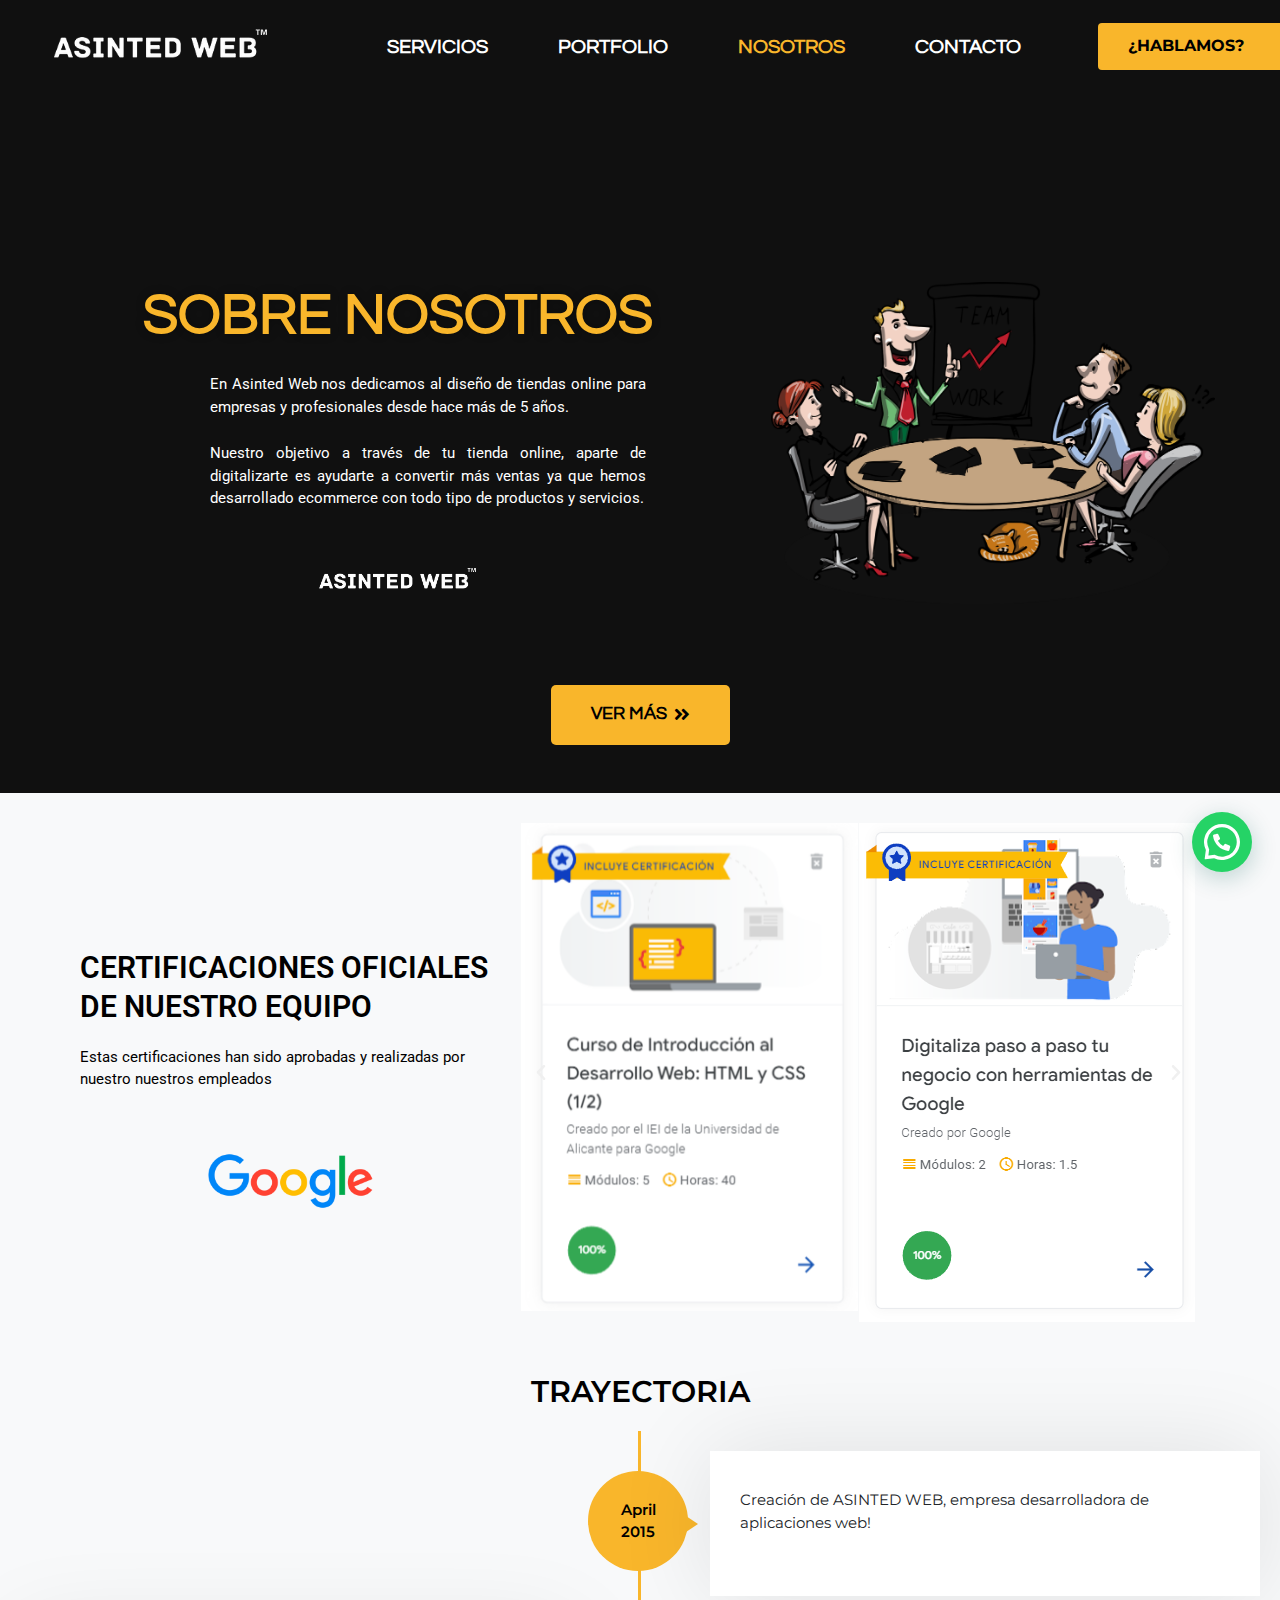
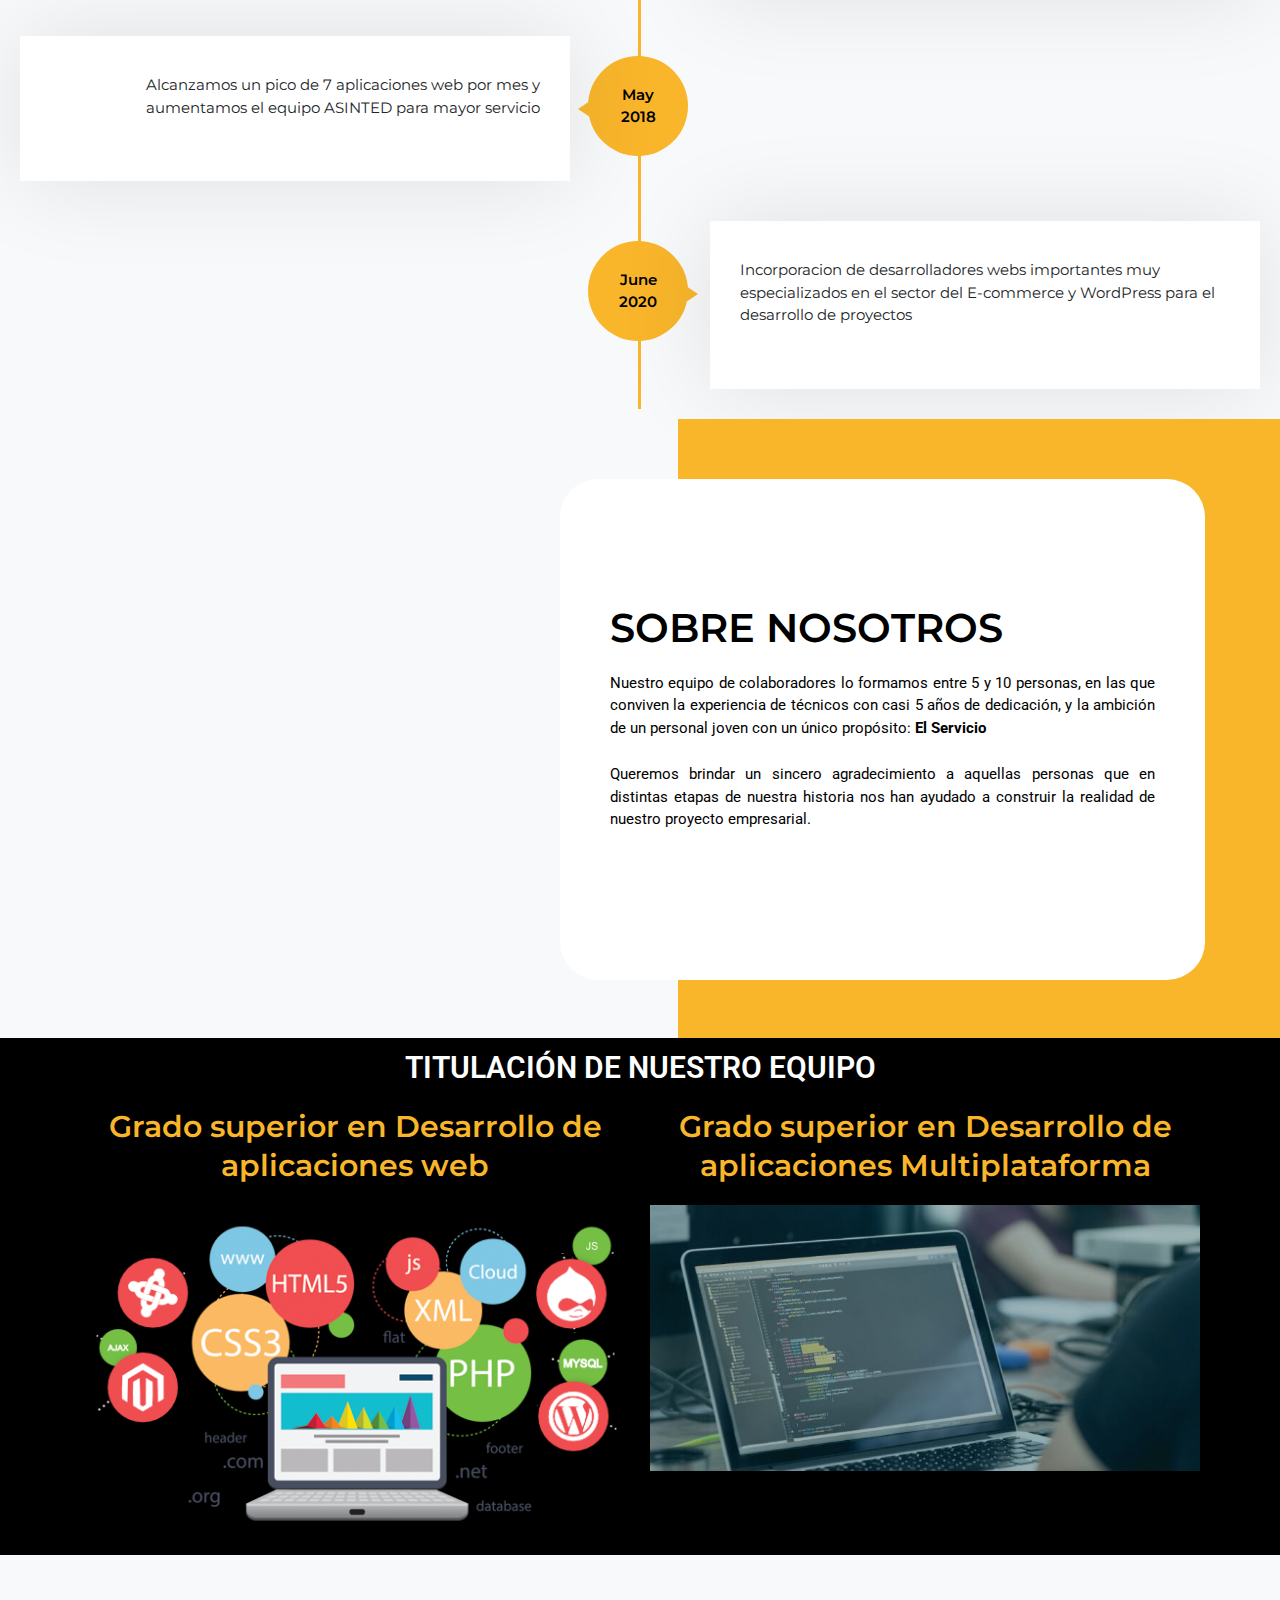
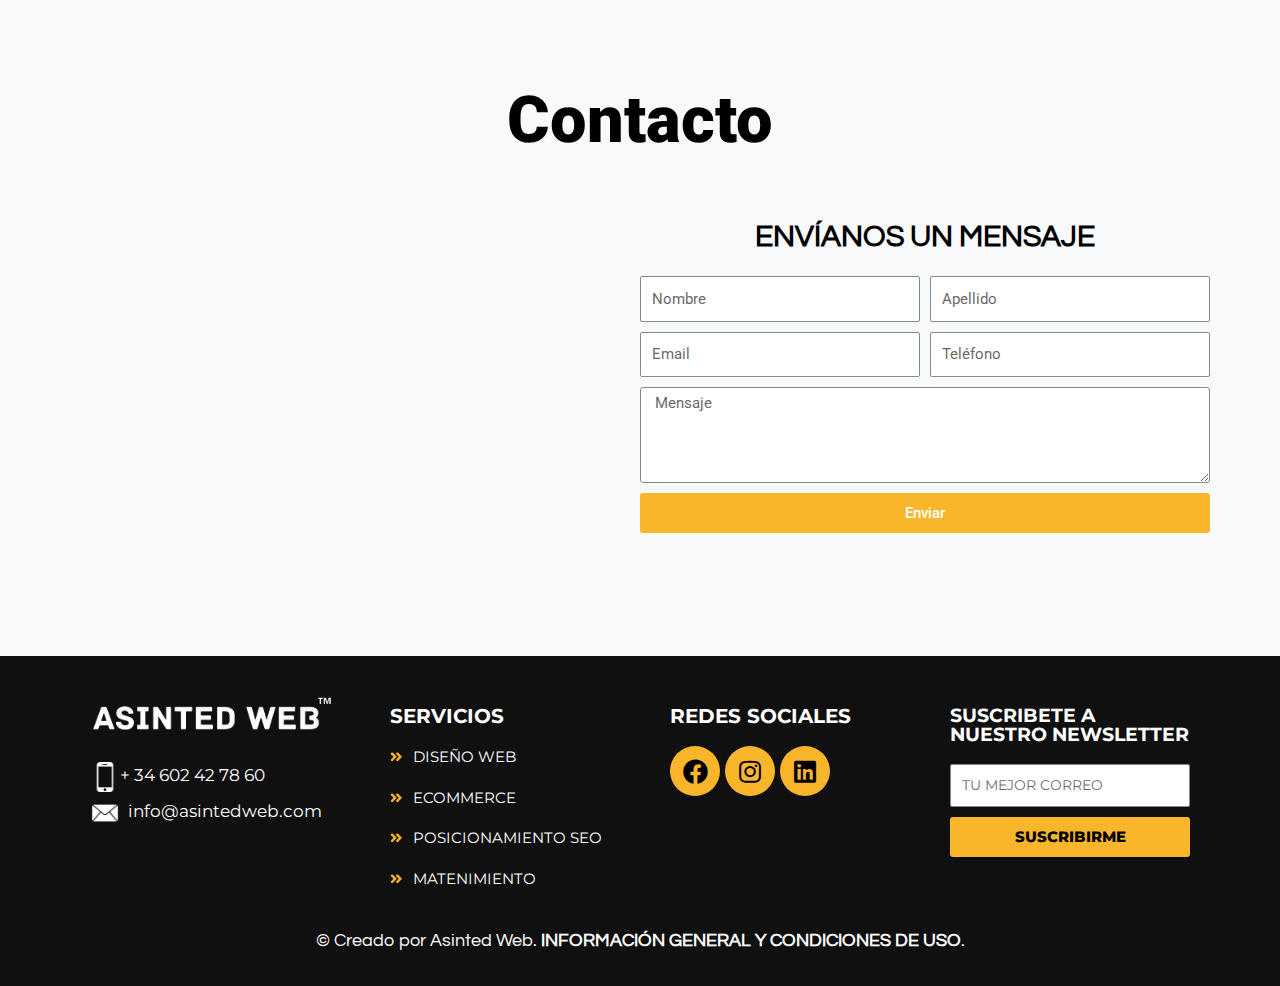
<file: nosotros.html>
<!DOCTYPE html>
<html lang="es">
<head>
<meta charset="UTF-8">
<meta name="viewport" content="width=device-width, initial-scale=1">
<link rel="profile" href="https://gmpg.org/xfn/11">

<title>NOSOTROS &#8211; ASINTED WEB</title>
<meta name='robots' content='noindex, nofollow' />
<link rel="alternate" type="application/rss+xml" title="ASINTED WEB &raquo; Feed" href="https://asintedweb.com/feed/" />
<link rel="alternate" type="application/rss+xml" title="ASINTED WEB &raquo; Feed de los comentarios" href="https://asintedweb.com/comments/feed/" />
<script>
window._wpemojiSettings = {"baseUrl":"https:\/\/s.w.org\/images\/core\/emoji\/14.0.0\/72x72\/","ext":".png","svgUrl":"https:\/\/s.w.org\/images\/core\/emoji\/14.0.0\/svg\/","svgExt":".svg","source":{"concatemoji":"https:\/\/asintedweb.com\/wp-includes\/js\/wp-emoji-release.min.js?ver=6.2"}};
/*! This file is auto-generated */
!function(e,a,t){var n,r,o,i=a.createElement("canvas"),p=i.getContext&&i.getContext("2d");function s(e,t){p.clearRect(0,0,i.width,i.height),p.fillText(e,0,0);e=i.toDataURL();return p.clearRect(0,0,i.width,i.height),p.fillText(t,0,0),e===i.toDataURL()}function c(e){var t=a.createElement("script");t.src=e,t.defer=t.type="text/javascript",a.getElementsByTagName("head")[0].appendChild(t)}for(o=Array("flag","emoji"),t.supports={everything:!0,everythingExceptFlag:!0},r=0;r<o.length;r++)t.supports[o[r]]=function(e){if(p&&p.fillText)switch(p.textBaseline="top",p.font="600 32px Arial",e){case"flag":return s("\ud83c\udff3\ufe0f\u200d\u26a7\ufe0f","\ud83c\udff3\ufe0f\u200b\u26a7\ufe0f")?!1:!s("\ud83c\uddfa\ud83c\uddf3","\ud83c\uddfa\u200b\ud83c\uddf3")&&!s("\ud83c\udff4\udb40\udc67\udb40\udc62\udb40\udc65\udb40\udc6e\udb40\udc67\udb40\udc7f","\ud83c\udff4\u200b\udb40\udc67\u200b\udb40\udc62\u200b\udb40\udc65\u200b\udb40\udc6e\u200b\udb40\udc67\u200b\udb40\udc7f");case"emoji":return!s("\ud83e\udef1\ud83c\udffb\u200d\ud83e\udef2\ud83c\udfff","\ud83e\udef1\ud83c\udffb\u200b\ud83e\udef2\ud83c\udfff")}return!1}(o[r]),t.supports.everything=t.supports.everything&&t.supports[o[r]],"flag"!==o[r]&&(t.supports.everythingExceptFlag=t.supports.everythingExceptFlag&&t.supports[o[r]]);t.supports.everythingExceptFlag=t.supports.everythingExceptFlag&&!t.supports.flag,t.DOMReady=!1,t.readyCallback=function(){t.DOMReady=!0},t.supports.everything||(n=function(){t.readyCallback()},a.addEventListener?(a.addEventListener("DOMContentLoaded",n,!1),e.addEventListener("load",n,!1)):(e.attachEvent("onload",n),a.attachEvent("onreadystatechange",function(){"complete"===a.readyState&&t.readyCallback()})),(e=t.source||{}).concatemoji?c(e.concatemoji):e.wpemoji&&e.twemoji&&(c(e.twemoji),c(e.wpemoji)))}(window,document,window._wpemojiSettings);
</script>
<style>
img.wp-smiley,
img.emoji {
	display: inline !important;
	border: none !important;
	box-shadow: none !important;
	height: 1em !important;
	width: 1em !important;
	margin: 0 0.07em !important;
	vertical-align: -0.1em !important;
	background: none !important;
	padding: 0 !important;
}
</style>
	<link rel='stylesheet' href='./css/astra-assets-css-minified-main.min.css'>
<style id='astra-theme-css-inline-css'>
:root{--ast-container-default-xlg-padding:3em;--ast-container-default-lg-padding:3em;--ast-container-default-slg-padding:2em;--ast-container-default-md-padding:3em;--ast-container-default-sm-padding:3em;--ast-container-default-xs-padding:2.4em;--ast-container-default-xxs-padding:1.8em;}html{font-size:93.75%;}a{color:var(--ast-global-color-0);}a:hover,a:focus{color:var(--ast-global-color-1);}body,button,input,select,textarea,.ast-button,.ast-custom-button{font-family:-apple-system,BlinkMacSystemFont,Segoe UI,Roboto,Oxygen-Sans,Ubuntu,Cantarell,Helvetica Neue,sans-serif;font-weight:inherit;font-size:15px;font-size:1rem;}blockquote{color:var(--ast-global-color-3);}.site-title{font-size:35px;font-size:2.3333333333333rem;display:block;}.ast-archive-description .ast-archive-title{font-size:40px;font-size:2.6666666666667rem;}.site-header .site-description{font-size:15px;font-size:1rem;display:none;}.entry-title{font-size:30px;font-size:2rem;}h1,.entry-content h1{font-size:40px;font-size:2.6666666666667rem;}h2,.entry-content h2{font-size:30px;font-size:2rem;}h3,.entry-content h3{font-size:25px;font-size:1.6666666666667rem;}h4,.entry-content h4{font-size:20px;font-size:1.3333333333333rem;}h5,.entry-content h5{font-size:18px;font-size:1.2rem;}h6,.entry-content h6{font-size:15px;font-size:1rem;}.ast-single-post .entry-title,.page-title{font-size:30px;font-size:2rem;}::selection{background-color:var(--ast-global-color-0);color:#ffffff;}body,h1,.entry-title a,.entry-content h1,h2,.entry-content h2,h3,.entry-content h3,h4,.entry-content h4,h5,.entry-content h5,h6,.entry-content h6{color:var(--ast-global-color-3);}.tagcloud a:hover,.tagcloud a:focus,.tagcloud a.current-item{color:#ffffff;border-color:var(--ast-global-color-0);background-color:var(--ast-global-color-0);}input:focus,input[type="text"]:focus,input[type="email"]:focus,input[type="url"]:focus,input[type="password"]:focus,input[type="reset"]:focus,input[type="search"]:focus,textarea:focus{border-color:var(--ast-global-color-0);}input[type="radio"]:checked,input[type=reset],input[type="checkbox"]:checked,input[type="checkbox"]:hover:checked,input[type="checkbox"]:focus:checked,input[type=range]::-webkit-slider-thumb{border-color:var(--ast-global-color-0);background-color:var(--ast-global-color-0);box-shadow:none;}.site-footer a:hover + .post-count,.site-footer a:focus + .post-count{background:var(--ast-global-color-0);border-color:var(--ast-global-color-0);}.single .nav-links .nav-previous,.single .nav-links .nav-next{color:var(--ast-global-color-0);}.entry-meta,.entry-meta *{line-height:1.45;color:var(--ast-global-color-0);}.entry-meta a:hover,.entry-meta a:hover *,.entry-meta a:focus,.entry-meta a:focus *,.page-links > .page-link,.page-links .page-link:hover,.post-navigation a:hover{color:var(--ast-global-color-1);}#cat option,.secondary .calendar_wrap thead a,.secondary .calendar_wrap thead a:visited{color:var(--ast-global-color-0);}.secondary .calendar_wrap #today,.ast-progress-val span{background:var(--ast-global-color-0);}.secondary a:hover + .post-count,.secondary a:focus + .post-count{background:var(--ast-global-color-0);border-color:var(--ast-global-color-0);}.calendar_wrap #today > a{color:#ffffff;}.page-links .page-link,.single .post-navigation a{color:var(--ast-global-color-0);}.ast-archive-title{color:var(--ast-global-color-2);}.widget-title{font-size:21px;font-size:1.4rem;color:var(--ast-global-color-2);}.ast-single-post .entry-content a,.ast-comment-content a:not(.ast-comment-edit-reply-wrap a){text-decoration:underline;}.ast-single-post .wp-block-button .wp-block-button__link,.ast-single-post .elementor-button-wrapper .elementor-button,.ast-single-post .entry-content .uagb-tab a,.ast-single-post .entry-content .uagb-ifb-cta a,.ast-single-post .entry-content .wp-block-uagb-buttons a,.ast-single-post .entry-content .uabb-module-content a,.ast-single-post .entry-content .uagb-post-grid a,.ast-single-post .entry-content .uagb-timeline a,.ast-single-post .entry-content .uagb-toc__wrap a,.ast-single-post .entry-content .uagb-taxomony-box a,.ast-single-post .entry-content .woocommerce a,.entry-content .wp-block-latest-posts > li > a{text-decoration:none;}.ast-logo-title-inline .site-logo-img{padding-right:1em;}.ast-page-builder-template .hentry {margin: 0;}.ast-page-builder-template .site-content > .ast-container {max-width: 100%;padding: 0;}.ast-page-builder-template .site-content #primary {padding: 0;margin: 0;}.ast-page-builder-template .no-results {text-align: center;margin: 4em auto;}.ast-page-builder-template .ast-pagination {padding: 2em;}.ast-page-builder-template .entry-header.ast-no-title.ast-no-thumbnail {margin-top: 0;}.ast-page-builder-template .entry-header.ast-header-without-markup {margin-top: 0;margin-bottom: 0;}.ast-page-builder-template .entry-header.ast-no-title.ast-no-meta {margin-bottom: 0;}.ast-page-builder-template.single .post-navigation {padding-bottom: 2em;}.ast-page-builder-template.single-post .site-content > .ast-container {max-width: 100%;}.ast-page-builder-template .entry-header {margin-top: 2em;margin-left: auto;margin-right: auto;}.ast-page-builder-template .ast-archive-description {margin: 2em auto 0;padding-left: 20px;padding-right: 20px;}.ast-page-builder-template .ast-row {margin-left: 0;margin-right: 0;}.single.ast-page-builder-template .entry-header + .entry-content {margin-bottom: 2em;}@media(min-width: 921px) {.ast-page-builder-template.archive.ast-right-sidebar .ast-row article,.ast-page-builder-template.archive.ast-left-sidebar .ast-row article {padding-left: 0;padding-right: 0;}}@media (max-width:921px){#ast-desktop-header{display:none;}}@media (min-width:921px){#ast-mobile-header{display:none;}}.wp-block-buttons.aligncenter{justify-content:center;}@media (max-width:921px){.ast-theme-transparent-header #primary,.ast-theme-transparent-header #secondary{padding:0;}}@media (max-width:921px){.ast-plain-container.ast-no-sidebar #primary{padding:0;}}.ast-plain-container.ast-no-sidebar #primary{margin-top:0;margin-bottom:0;}@media (min-width:1200px){.ast-plain-container.ast-no-sidebar #primary{margin-top:60px;margin-bottom:60px;}}.wp-block-button.is-style-outline .wp-block-button__link{border-color:var(--ast-global-color-0);}.wp-block-button.is-style-outline > .wp-block-button__link:not(.has-text-color),.wp-block-button.wp-block-button__link.is-style-outline:not(.has-text-color){color:var(--ast-global-color-0);}.wp-block-button.is-style-outline .wp-block-button__link:hover,.wp-block-button.is-style-outline .wp-block-button__link:focus{color:#ffffff !important;background-color:var(--ast-global-color-1);border-color:var(--ast-global-color-1);}.post-page-numbers.current .page-link,.ast-pagination .page-numbers.current{color:#ffffff;border-color:var(--ast-global-color-0);background-color:var(--ast-global-color-0);border-radius:2px;}h1.widget-title{font-weight:inherit;}h2.widget-title{font-weight:inherit;}h3.widget-title{font-weight:inherit;}#page{display:flex;flex-direction:column;min-height:100vh;}.ast-404-layout-1 h1.page-title{color:var(--ast-global-color-2);}.single .post-navigation a{line-height:1em;height:inherit;}.error-404 .page-sub-title{font-size:1.5rem;font-weight:inherit;}.search .site-content .content-area .search-form{margin-bottom:0;}#page .site-content{flex-grow:1;}.widget{margin-bottom:3.5em;}#secondary li{line-height:1.5em;}#secondary .wp-block-group h2{margin-bottom:0.7em;}#secondary h2{font-size:1.7rem;}.ast-separate-container .ast-article-post,.ast-separate-container .ast-article-single,.ast-separate-container .ast-comment-list li.depth-1,.ast-separate-container .comment-respond{padding:3em;}.ast-separate-container .ast-comment-list li.depth-1,.hentry{margin-bottom:2em;}.ast-separate-container .ast-archive-description,.ast-separate-container .ast-author-box{background-color:var(--ast-global-color-5);border-bottom:1px solid var(--ast-border-color);}.ast-separate-container .comments-title{padding:2em 2em 0 2em;}.ast-page-builder-template .comment-form-textarea,.ast-comment-formwrap .ast-grid-common-col{padding:0;}.ast-comment-formwrap{padding:0 20px;display:inline-flex;column-gap:20px;}.archive.ast-page-builder-template .entry-header{margin-top:2em;}.ast-page-builder-template .ast-comment-formwrap{width:100%;}.entry-title{margin-bottom:0.5em;}.ast-archive-description .ast-archive-title{margin-bottom:10px;text-transform:capitalize;}.ast-archive-description p{font-size:inherit;font-weight:inherit;line-height:inherit;}@media (min-width:921px){.ast-left-sidebar.ast-page-builder-template #secondary,.archive.ast-right-sidebar.ast-page-builder-template .site-main{padding-left:20px;padding-right:20px;}}@media (max-width:544px){.ast-comment-formwrap.ast-row{column-gap:10px;}}@media (min-width:1201px){.ast-separate-container .ast-article-post,.ast-separate-container .ast-article-single,.ast-separate-container .ast-archive-description,.ast-separate-container .ast-author-box,.ast-separate-container .ast-404-layout-1,.ast-separate-container .no-results{padding:3em;}}@media (max-width:921px){.ast-separate-container #primary,.ast-separate-container #secondary{padding:1.5em 0;}#primary,#secondary{padding:1.5em 0;margin:0;}.ast-left-sidebar #content > .ast-container{display:flex;flex-direction:column-reverse;width:100%;}}@media (min-width:922px){.ast-separate-container.ast-right-sidebar #primary,.ast-separate-container.ast-left-sidebar #primary{border:0;}.search-no-results.ast-separate-container #primary{margin-bottom:4em;}}.wp-block-button .wp-block-button__link{color:#ffffff;}.wp-block-button .wp-block-button__link:hover,.wp-block-button .wp-block-button__link:focus{color:#ffffff;background-color:var(--ast-global-color-1);border-color:var(--ast-global-color-1);}.wp-block-button .wp-block-button__link,.wp-block-search .wp-block-search__button,body .wp-block-file .wp-block-file__button{border-color:var(--ast-global-color-0);background-color:var(--ast-global-color-0);color:#ffffff;font-family:inherit;font-weight:inherit;line-height:1;border-radius:2px;padding-top:15px;padding-right:30px;padding-bottom:15px;padding-left:30px;}@media (max-width:921px){.wp-block-button .wp-block-button__link,.wp-block-search .wp-block-search__button,body .wp-block-file .wp-block-file__button{padding-top:14px;padding-right:28px;padding-bottom:14px;padding-left:28px;}}@media (max-width:544px){.wp-block-button .wp-block-button__link,.wp-block-search .wp-block-search__button,body .wp-block-file .wp-block-file__button{padding-top:12px;padding-right:24px;padding-bottom:12px;padding-left:24px;}}.menu-toggle,button,.ast-button,.ast-custom-button,.button,input#submit,input[type="button"],input[type="submit"],input[type="reset"],form[CLASS*="wp-block-search__"].wp-block-search .wp-block-search__inside-wrapper .wp-block-search__button,body .wp-block-file .wp-block-file__button,.search .search-submit{border-style:solid;border-top-width:0;border-right-width:0;border-left-width:0;border-bottom-width:0;color:#ffffff;border-color:var(--ast-global-color-0);background-color:var(--ast-global-color-0);border-radius:2px;padding-top:15px;padding-right:30px;padding-bottom:15px;padding-left:30px;font-family:inherit;font-weight:inherit;line-height:1;}button:focus,.menu-toggle:hover,button:hover,.ast-button:hover,.ast-custom-button:hover .button:hover,.ast-custom-button:hover ,input[type=reset]:hover,input[type=reset]:focus,input#submit:hover,input#submit:focus,input[type="button"]:hover,input[type="button"]:focus,input[type="submit"]:hover,input[type="submit"]:focus,form[CLASS*="wp-block-search__"].wp-block-search .wp-block-search__inside-wrapper .wp-block-search__button:hover,form[CLASS*="wp-block-search__"].wp-block-search .wp-block-search__inside-wrapper .wp-block-search__button:focus,body .wp-block-file .wp-block-file__button:hover,body .wp-block-file .wp-block-file__button:focus{color:#ffffff;background-color:var(--ast-global-color-1);border-color:var(--ast-global-color-1);}form[CLASS*="wp-block-search__"].wp-block-search .wp-block-search__inside-wrapper .wp-block-search__button.has-icon{padding-top:calc(15px - 3px);padding-right:calc(30px - 3px);padding-bottom:calc(15px - 3px);padding-left:calc(30px - 3px);}@media (min-width:544px){.ast-container{max-width:100%;}}@media (max-width:544px){.ast-separate-container .ast-article-post,.ast-separate-container .ast-article-single,.ast-separate-container .comments-title,.ast-separate-container .ast-archive-description{padding:1.5em 1em;}.ast-separate-container #content .ast-container{padding-left:0.54em;padding-right:0.54em;}.ast-separate-container .ast-comment-list li.depth-1{padding:1.5em 1em;margin-bottom:1.5em;}.ast-separate-container .ast-comment-list .bypostauthor{padding:.5em;}.ast-search-menu-icon.ast-dropdown-active .search-field{width:170px;}.menu-toggle,button,.ast-button,.button,input#submit,input[type="button"],input[type="submit"],input[type="reset"]{padding-top:12px;padding-right:24px;padding-bottom:12px;padding-left:24px;}}@media (max-width:921px){.menu-toggle,button,.ast-button,.button,input#submit,input[type="button"],input[type="submit"],input[type="reset"]{padding-top:14px;padding-right:28px;padding-bottom:14px;padding-left:28px;}.ast-mobile-header-stack .main-header-bar .ast-search-menu-icon{display:inline-block;}.ast-header-break-point.ast-header-custom-item-outside .ast-mobile-header-stack .main-header-bar .ast-search-icon{margin:0;}.ast-comment-avatar-wrap img{max-width:2.5em;}.ast-separate-container .ast-comment-list li.depth-1{padding:1.5em 2.14em;}.ast-separate-container .comment-respond{padding:2em 2.14em;}.ast-comment-meta{padding:0 1.8888em 1.3333em;}}@media (max-width:921px){.site-title{display:block;}.ast-archive-description .ast-archive-title{font-size:40px;}.site-header .site-description{display:none;}.entry-title{font-size:30px;}h1,.entry-content h1{font-size:30px;}h2,.entry-content h2{font-size:25px;}h3,.entry-content h3{font-size:20px;}.ast-single-post .entry-title,.page-title{font-size:30px;}}@media (max-width:544px){.site-title{display:block;}.ast-archive-description .ast-archive-title{font-size:40px;}.site-header .site-description{display:none;}.entry-title{font-size:30px;}h1,.entry-content h1{font-size:30px;}h2,.entry-content h2{font-size:25px;}h3,.entry-content h3{font-size:20px;}.ast-single-post .entry-title,.page-title{font-size:30px;}}@media (max-width:921px){html{font-size:85.5%;}}@media (max-width:544px){html{font-size:85.5%;}}@media (min-width:922px){.ast-container{max-width:1240px;}}@media (min-width:922px){.site-content .ast-container{display:flex;}}@media (max-width:921px){.site-content .ast-container{flex-direction:column;}}@media (min-width:922px){.main-header-menu .sub-menu .menu-item.ast-left-align-sub-menu:hover > .sub-menu,.main-header-menu .sub-menu .menu-item.ast-left-align-sub-menu.focus > .sub-menu{margin-left:-0px;}}blockquote,cite {font-style: initial;}.wp-block-file {display: flex;align-items: center;flex-wrap: wrap;justify-content: space-between;}.wp-block-pullquote {border: none;}.wp-block-pullquote blockquote::before {content: "\201D";font-family: "Helvetica",sans-serif;display: flex;transform: rotate( 180deg );font-size: 6rem;font-style: normal;line-height: 1;font-weight: bold;align-items: center;justify-content: center;}.has-text-align-right > blockquote::before {justify-content: flex-start;}.has-text-align-left > blockquote::before {justify-content: flex-end;}figure.wp-block-pullquote.is-style-solid-color blockquote {max-width: 100%;text-align: inherit;}html body {--wp--custom--ast-default-block-top-padding: 3em;--wp--custom--ast-default-block-right-padding: 3em;--wp--custom--ast-default-block-bottom-padding: 3em;--wp--custom--ast-default-block-left-padding: 3em;--wp--custom--ast-container-width: 1200px;--wp--custom--ast-content-width-size: 1200px;--wp--custom--ast-wide-width-size: calc(1200px + var(--wp--custom--ast-default-block-left-padding) + var(--wp--custom--ast-default-block-right-padding));}@media(max-width: 921px) {html body {--wp--custom--ast-default-block-top-padding: 3em;--wp--custom--ast-default-block-right-padding: 2em;--wp--custom--ast-default-block-bottom-padding: 3em;--wp--custom--ast-default-block-left-padding: 2em;}}@media(max-width: 544px) {html body {--wp--custom--ast-default-block-top-padding: 3em;--wp--custom--ast-default-block-right-padding: 1.5em;--wp--custom--ast-default-block-bottom-padding: 3em;--wp--custom--ast-default-block-left-padding: 1.5em;}}.entry-content > .wp-block-group,.entry-content > .wp-block-cover,.entry-content > .wp-block-columns {padding-top: var(--wp--custom--ast-default-block-top-padding);padding-right: var(--wp--custom--ast-default-block-right-padding);padding-bottom: var(--wp--custom--ast-default-block-bottom-padding);padding-left: var(--wp--custom--ast-default-block-left-padding);}.ast-plain-container.ast-no-sidebar .entry-content > .alignfull,.ast-page-builder-template .ast-no-sidebar .entry-content > .alignfull {margin-left: calc( -50vw + 50%);margin-right: calc( -50vw + 50%);max-width: 100vw;width: 100vw;}.ast-plain-container.ast-no-sidebar .entry-content .alignfull .alignfull,.ast-page-builder-template.ast-no-sidebar .entry-content .alignfull .alignfull,.ast-plain-container.ast-no-sidebar .entry-content .alignfull .alignwide,.ast-page-builder-template.ast-no-sidebar .entry-content .alignfull .alignwide,.ast-plain-container.ast-no-sidebar .entry-content .alignwide .alignfull,.ast-page-builder-template.ast-no-sidebar .entry-content .alignwide .alignfull,.ast-plain-container.ast-no-sidebar .entry-content .alignwide .alignwide,.ast-page-builder-template.ast-no-sidebar .entry-content .alignwide .alignwide,.ast-plain-container.ast-no-sidebar .entry-content .wp-block-column .alignfull,.ast-page-builder-template.ast-no-sidebar .entry-content .wp-block-column .alignfull,.ast-plain-container.ast-no-sidebar .entry-content .wp-block-column .alignwide,.ast-page-builder-template.ast-no-sidebar .entry-content .wp-block-column .alignwide {margin-left: auto;margin-right: auto;width: 100%;}[ast-blocks-layout] .wp-block-separator:not(.is-style-dots) {height: 0;}[ast-blocks-layout] .wp-block-separator {margin: 20px auto;}[ast-blocks-layout] .wp-block-separator:not(.is-style-wide):not(.is-style-dots) {max-width: 100px;}[ast-blocks-layout] .wp-block-separator.has-background {padding: 0;}.entry-content[ast-blocks-layout] > * {max-width: var(--wp--custom--ast-content-width-size);margin-left: auto;margin-right: auto;}.entry-content[ast-blocks-layout] > .alignwide {max-width: var(--wp--custom--ast-wide-width-size);}.entry-content[ast-blocks-layout] .alignfull {max-width: none;}.entry-content .wp-block-columns {margin-bottom: 0;}blockquote {margin: 1.5em;border: none;}.wp-block-quote:not(.has-text-align-right):not(.has-text-align-center) {border-left: 5px solid rgba(0,0,0,0.05);}.has-text-align-right > blockquote,blockquote.has-text-align-right {border-right: 5px solid rgba(0,0,0,0.05);}.has-text-align-left > blockquote,blockquote.has-text-align-left {border-left: 5px solid rgba(0,0,0,0.05);}.wp-block-site-tagline,.wp-block-latest-posts .read-more {margin-top: 15px;}.wp-block-loginout p label {display: block;}.wp-block-loginout p:not(.login-remember):not(.login-submit) input {width: 100%;}.wp-block-loginout input:focus {border-color: transparent;}.wp-block-loginout input:focus {outline: thin dotted;}.entry-content .wp-block-media-text .wp-block-media-text__content {padding: 0 0 0 8%;}.entry-content .wp-block-media-text.has-media-on-the-right .wp-block-media-text__content {padding: 0 8% 0 0;}.entry-content .wp-block-media-text.has-background .wp-block-media-text__content {padding: 8%;}.entry-content .wp-block-cover:not([class*="background-color"]) .wp-block-cover__inner-container,.entry-content .wp-block-cover:not([class*="background-color"]) .wp-block-cover-image-text,.entry-content .wp-block-cover:not([class*="background-color"]) .wp-block-cover-text,.entry-content .wp-block-cover-image:not([class*="background-color"]) .wp-block-cover__inner-container,.entry-content .wp-block-cover-image:not([class*="background-color"]) .wp-block-cover-image-text,.entry-content .wp-block-cover-image:not([class*="background-color"]) .wp-block-cover-text {color: var(--ast-global-color-5);}.wp-block-loginout .login-remember input {width: 1.1rem;height: 1.1rem;margin: 0 5px 4px 0;vertical-align: middle;}.wp-block-latest-posts > li > *:first-child,.wp-block-latest-posts:not(.is-grid) > li:first-child {margin-top: 0;}.wp-block-search__inside-wrapper .wp-block-search__input {padding: 0 10px;color: var(--ast-global-color-3);background: var(--ast-global-color-5);border-color: var(--ast-border-color);}.wp-block-latest-posts .read-more {margin-bottom: 1.5em;}.wp-block-search__no-button .wp-block-search__inside-wrapper .wp-block-search__input {padding-top: 5px;padding-bottom: 5px;}.wp-block-latest-posts .wp-block-latest-posts__post-date,.wp-block-latest-posts .wp-block-latest-posts__post-author {font-size: 1rem;}.wp-block-latest-posts > li > *,.wp-block-latest-posts:not(.is-grid) > li {margin-top: 12px;margin-bottom: 12px;}.ast-page-builder-template .entry-content[ast-blocks-layout] > *,.ast-page-builder-template .entry-content[ast-blocks-layout] > .alignfull > * {max-width: none;}.ast-page-builder-template .entry-content[ast-blocks-layout] > .alignwide > * {max-width: var(--wp--custom--ast-wide-width-size);}.ast-page-builder-template .entry-content[ast-blocks-layout] > .inherit-container-width > *,.ast-page-builder-template .entry-content[ast-blocks-layout] > * > *,.entry-content[ast-blocks-layout] > .wp-block-cover .wp-block-cover__inner-container {max-width: var(--wp--custom--ast-content-width-size);margin-left: auto;margin-right: auto;}.entry-content[ast-blocks-layout] .wp-block-cover:not(.alignleft):not(.alignright) {width: auto;}@media(max-width: 1200px) {.ast-separate-container .entry-content > .alignfull,.ast-separate-container .entry-content[ast-blocks-layout] > .alignwide,.ast-plain-container .entry-content[ast-blocks-layout] > .alignwide,.ast-plain-container .entry-content .alignfull {margin-left: calc(-1 * min(var(--ast-container-default-xlg-padding),20px)) ;margin-right: calc(-1 * min(var(--ast-container-default-xlg-padding),20px));}}@media(min-width: 1201px) {.ast-separate-container .entry-content > .alignfull {margin-left: calc(-1 * var(--ast-container-default-xlg-padding) );margin-right: calc(-1 * var(--ast-container-default-xlg-padding) );}.ast-separate-container .entry-content[ast-blocks-layout] > .alignwide,.ast-plain-container .entry-content[ast-blocks-layout] > .alignwide {margin-left: calc(-1 * var(--wp--custom--ast-default-block-left-padding) );margin-right: calc(-1 * var(--wp--custom--ast-default-block-right-padding) );}}@media(min-width: 921px) {.ast-separate-container .entry-content .wp-block-group.alignwide:not(.inherit-container-width) > :where(:not(.alignleft):not(.alignright)),.ast-plain-container .entry-content .wp-block-group.alignwide:not(.inherit-container-width) > :where(:not(.alignleft):not(.alignright)) {max-width: calc( var(--wp--custom--ast-content-width-size) + 80px );}.ast-plain-container.ast-right-sidebar .entry-content[ast-blocks-layout] .alignfull,.ast-plain-container.ast-left-sidebar .entry-content[ast-blocks-layout] .alignfull {margin-left: -60px;margin-right: -60px;}}@media(min-width: 544px) {.entry-content > .alignleft {margin-right: 20px;}.entry-content > .alignright {margin-left: 20px;}}@media (max-width:544px){.wp-block-columns .wp-block-column:not(:last-child){margin-bottom:20px;}.wp-block-latest-posts{margin:0;}}@media( max-width: 600px ) {.entry-content .wp-block-media-text .wp-block-media-text__content,.entry-content .wp-block-media-text.has-media-on-the-right .wp-block-media-text__content {padding: 8% 0 0;}.entry-content .wp-block-media-text.has-background .wp-block-media-text__content {padding: 8%;}}:root .has-ast-global-color-0-color{color:var(--ast-global-color-0);}:root .has-ast-global-color-0-background-color{background-color:var(--ast-global-color-0);}:root .wp-block-button .has-ast-global-color-0-color{color:var(--ast-global-color-0);}:root .wp-block-button .has-ast-global-color-0-background-color{background-color:var(--ast-global-color-0);}:root .has-ast-global-color-1-color{color:var(--ast-global-color-1);}:root .has-ast-global-color-1-background-color{background-color:var(--ast-global-color-1);}:root .wp-block-button .has-ast-global-color-1-color{color:var(--ast-global-color-1);}:root .wp-block-button .has-ast-global-color-1-background-color{background-color:var(--ast-global-color-1);}:root .has-ast-global-color-2-color{color:var(--ast-global-color-2);}:root .has-ast-global-color-2-background-color{background-color:var(--ast-global-color-2);}:root .wp-block-button .has-ast-global-color-2-color{color:var(--ast-global-color-2);}:root .wp-block-button .has-ast-global-color-2-background-color{background-color:var(--ast-global-color-2);}:root .has-ast-global-color-3-color{color:var(--ast-global-color-3);}:root .has-ast-global-color-3-background-color{background-color:var(--ast-global-color-3);}:root .wp-block-button .has-ast-global-color-3-color{color:var(--ast-global-color-3);}:root .wp-block-button .has-ast-global-color-3-background-color{background-color:var(--ast-global-color-3);}:root .has-ast-global-color-4-color{color:var(--ast-global-color-4);}:root .has-ast-global-color-4-background-color{background-color:var(--ast-global-color-4);}:root .wp-block-button .has-ast-global-color-4-color{color:var(--ast-global-color-4);}:root .wp-block-button .has-ast-global-color-4-background-color{background-color:var(--ast-global-color-4);}:root .has-ast-global-color-5-color{color:var(--ast-global-color-5);}:root .has-ast-global-color-5-background-color{background-color:var(--ast-global-color-5);}:root .wp-block-button .has-ast-global-color-5-color{color:var(--ast-global-color-5);}:root .wp-block-button .has-ast-global-color-5-background-color{background-color:var(--ast-global-color-5);}:root .has-ast-global-color-6-color{color:var(--ast-global-color-6);}:root .has-ast-global-color-6-background-color{background-color:var(--ast-global-color-6);}:root .wp-block-button .has-ast-global-color-6-color{color:var(--ast-global-color-6);}:root .wp-block-button .has-ast-global-color-6-background-color{background-color:var(--ast-global-color-6);}:root .has-ast-global-color-7-color{color:var(--ast-global-color-7);}:root .has-ast-global-color-7-background-color{background-color:var(--ast-global-color-7);}:root .wp-block-button .has-ast-global-color-7-color{color:var(--ast-global-color-7);}:root .wp-block-button .has-ast-global-color-7-background-color{background-color:var(--ast-global-color-7);}:root .has-ast-global-color-8-color{color:var(--ast-global-color-8);}:root .has-ast-global-color-8-background-color{background-color:var(--ast-global-color-8);}:root .wp-block-button .has-ast-global-color-8-color{color:var(--ast-global-color-8);}:root .wp-block-button .has-ast-global-color-8-background-color{background-color:var(--ast-global-color-8);}:root{--ast-global-color-0:#0170B9;--ast-global-color-1:#3a3a3a;--ast-global-color-2:#3a3a3a;--ast-global-color-3:#4B4F58;--ast-global-color-4:#F5F5F5;--ast-global-color-5:#f8f9fa;--ast-global-color-6:#F2F5F7;--ast-global-color-7:#424242;--ast-global-color-8:#000000;}:root {--ast-border-color : var(--ast-global-color-6);}.ast-breadcrumbs .trail-browse,.ast-breadcrumbs .trail-items,.ast-breadcrumbs .trail-items li{display:inline-block;margin:0;padding:0;border:none;background:inherit;text-indent:0;}.ast-breadcrumbs .trail-browse{font-size:inherit;font-style:inherit;font-weight:inherit;color:inherit;}.ast-breadcrumbs .trail-items{list-style:none;}.trail-items li::after{padding:0 0.3em;content:"\00bb";}.trail-items li:last-of-type::after{display:none;}h1,.entry-content h1,h2,.entry-content h2,h3,.entry-content h3,h4,.entry-content h4,h5,.entry-content h5,h6,.entry-content h6{color:var(--ast-global-color-2);}.entry-title a{color:var(--ast-global-color-2);}@media (max-width:921px){.ast-builder-grid-row-container.ast-builder-grid-row-tablet-3-firstrow .ast-builder-grid-row > *:first-child,.ast-builder-grid-row-container.ast-builder-grid-row-tablet-3-lastrow .ast-builder-grid-row > *:last-child{grid-column:1 / -1;}}@media (max-width:544px){.ast-builder-grid-row-container.ast-builder-grid-row-mobile-3-firstrow .ast-builder-grid-row > *:first-child,.ast-builder-grid-row-container.ast-builder-grid-row-mobile-3-lastrow .ast-builder-grid-row > *:last-child{grid-column:1 / -1;}}.ast-builder-layout-element[data-section="title_tagline"]{display:flex;}@media (max-width:921px){.ast-header-break-point .ast-builder-layout-element[data-section="title_tagline"]{display:flex;}}@media (max-width:544px){.ast-header-break-point .ast-builder-layout-element[data-section="title_tagline"]{display:flex;}}.ast-builder-menu-1{font-family:inherit;font-weight:inherit;}.ast-builder-menu-1 .sub-menu,.ast-builder-menu-1 .inline-on-mobile .sub-menu{border-top-width:2px;border-bottom-width:0;border-right-width:0;border-left-width:0;border-color:var(--ast-global-color-0);border-style:solid;border-radius:0;}.ast-builder-menu-1 .main-header-menu > .menu-item > .sub-menu,.ast-builder-menu-1 .main-header-menu > .menu-item > .astra-full-megamenu-wrapper{margin-top:0;}.ast-desktop .ast-builder-menu-1 .main-header-menu > .menu-item > .sub-menu:before,.ast-desktop .ast-builder-menu-1 .main-header-menu > .menu-item > .astra-full-megamenu-wrapper:before{height:calc( 0px + 5px );}.ast-desktop .ast-builder-menu-1 .menu-item .sub-menu .menu-link{border-style:none;}@media (max-width:921px){.ast-header-break-point .ast-builder-menu-1 .menu-item.menu-item-has-children > .ast-menu-toggle{top:0;}.ast-builder-menu-1 .menu-item-has-children > .menu-link:after{content:unset;}}@media (max-width:544px){.ast-header-break-point .ast-builder-menu-1 .menu-item.menu-item-has-children > .ast-menu-toggle{top:0;}}.ast-builder-menu-1{display:flex;}@media (max-width:921px){.ast-header-break-point .ast-builder-menu-1{display:flex;}}@media (max-width:544px){.ast-header-break-point .ast-builder-menu-1{display:flex;}}.site-below-footer-wrap{padding-top:20px;padding-bottom:20px;}.site-below-footer-wrap[data-section="section-below-footer-builder"]{background-color:#eeeeee;;min-height:80px;}.site-below-footer-wrap[data-section="section-below-footer-builder"] .ast-builder-grid-row{max-width:1200px;margin-left:auto;margin-right:auto;}.site-below-footer-wrap[data-section="section-below-footer-builder"] .ast-builder-grid-row,.site-below-footer-wrap[data-section="section-below-footer-builder"] .site-footer-section{align-items:flex-start;}.site-below-footer-wrap[data-section="section-below-footer-builder"].ast-footer-row-inline .site-footer-section{display:flex;margin-bottom:0;}.ast-builder-grid-row-full .ast-builder-grid-row{grid-template-columns:1fr;}@media (max-width:921px){.site-below-footer-wrap[data-section="section-below-footer-builder"].ast-footer-row-tablet-inline .site-footer-section{display:flex;margin-bottom:0;}.site-below-footer-wrap[data-section="section-below-footer-builder"].ast-footer-row-tablet-stack .site-footer-section{display:block;margin-bottom:10px;}.ast-builder-grid-row-container.ast-builder-grid-row-tablet-full .ast-builder-grid-row{grid-template-columns:1fr;}}@media (max-width:544px){.site-below-footer-wrap[data-section="section-below-footer-builder"].ast-footer-row-mobile-inline .site-footer-section{display:flex;margin-bottom:0;}.site-below-footer-wrap[data-section="section-below-footer-builder"].ast-footer-row-mobile-stack .site-footer-section{display:block;margin-bottom:10px;}.ast-builder-grid-row-container.ast-builder-grid-row-mobile-full .ast-builder-grid-row{grid-template-columns:1fr;}}.site-below-footer-wrap[data-section="section-below-footer-builder"]{display:grid;}@media (max-width:921px){.ast-header-break-point .site-below-footer-wrap[data-section="section-below-footer-builder"]{display:grid;}}@media (max-width:544px){.ast-header-break-point .site-below-footer-wrap[data-section="section-below-footer-builder"]{display:grid;}}.ast-footer-copyright{text-align:center;}.ast-footer-copyright {color:var(--ast-global-color-3);}@media (max-width:921px){.ast-footer-copyright{text-align:center;}}@media (max-width:544px){.ast-footer-copyright{text-align:center;}}.ast-footer-copyright.ast-builder-layout-element{display:flex;}@media (max-width:921px){.ast-header-break-point .ast-footer-copyright.ast-builder-layout-element{display:flex;}}@media (max-width:544px){.ast-header-break-point .ast-footer-copyright.ast-builder-layout-element{display:flex;}}.elementor-widget-heading .elementor-heading-title{margin:0;}.elementor-post.elementor-grid-item.hentry{margin-bottom:0;}.woocommerce div.product .elementor-element.elementor-products-grid .related.products ul.products li.product,.elementor-element .elementor-wc-products .woocommerce[class*='columns-'] ul.products li.product{width:auto;margin:0;float:none;}.elementor-toc__list-wrapper{margin:0;}.ast-left-sidebar .elementor-section.elementor-section-stretched,.ast-right-sidebar .elementor-section.elementor-section-stretched{max-width:100%;left:0 !important;}.elementor-template-full-width .ast-container{display:block;}@media (max-width:544px){.elementor-element .elementor-wc-products .woocommerce[class*="columns-"] ul.products li.product{width:auto;margin:0;}.elementor-element .woocommerce .woocommerce-result-count{float:none;}}.ast-header-break-point .main-header-bar{border-bottom-width:1px;}@media (min-width:922px){.main-header-bar{border-bottom-width:1px;}}.main-header-menu .menu-item, #astra-footer-menu .menu-item, .main-header-bar .ast-masthead-custom-menu-items{-js-display:flex;display:flex;-webkit-box-pack:center;-webkit-justify-content:center;-moz-box-pack:center;-ms-flex-pack:center;justify-content:center;-webkit-box-orient:vertical;-webkit-box-direction:normal;-webkit-flex-direction:column;-moz-box-orient:vertical;-moz-box-direction:normal;-ms-flex-direction:column;flex-direction:column;}.main-header-menu > .menu-item > .menu-link, #astra-footer-menu > .menu-item > .menu-link{height:100%;-webkit-box-align:center;-webkit-align-items:center;-moz-box-align:center;-ms-flex-align:center;align-items:center;-js-display:flex;display:flex;}.ast-header-break-point .main-navigation ul .menu-item .menu-link .icon-arrow:first-of-type svg{top:.2em;margin-top:0px;margin-left:0px;width:.65em;transform:translate(0, -2px) rotateZ(270deg);}.ast-mobile-popup-content .ast-submenu-expanded > .ast-menu-toggle{transform:rotateX(180deg);}.ast-separate-container .blog-layout-1, .ast-separate-container .blog-layout-2, .ast-separate-container .blog-layout-3{background-color:transparent;background-image:none;}.ast-separate-container .ast-article-post{background-color:var(--ast-global-color-5);;}@media (max-width:921px){.ast-separate-container .ast-article-post{background-color:var(--ast-global-color-5);;}}@media (max-width:544px){.ast-separate-container .ast-article-post{background-color:var(--ast-global-color-5);;}}.ast-separate-container .ast-article-single:not(.ast-related-post), .ast-separate-container .comments-area .comment-respond,.ast-separate-container .comments-area .ast-comment-list li, .ast-separate-container .ast-woocommerce-container, .ast-separate-container .error-404, .ast-separate-container .no-results, .single.ast-separate-container .site-main .ast-author-meta, .ast-separate-container .related-posts-title-wrapper, .ast-separate-container.ast-two-container #secondary .widget,.ast-separate-container .comments-count-wrapper, .ast-box-layout.ast-plain-container .site-content,.ast-padded-layout.ast-plain-container .site-content, .ast-separate-container .comments-area .comments-title{background-color:var(--ast-global-color-5);;}@media (max-width:921px){.ast-separate-container .ast-article-single:not(.ast-related-post), .ast-separate-container .comments-area .comment-respond,.ast-separate-container .comments-area .ast-comment-list li, .ast-separate-container .ast-woocommerce-container, .ast-separate-container .error-404, .ast-separate-container .no-results, .single.ast-separate-container .site-main .ast-author-meta, .ast-separate-container .related-posts-title-wrapper, .ast-separate-container.ast-two-container #secondary .widget,.ast-separate-container .comments-count-wrapper, .ast-box-layout.ast-plain-container .site-content,.ast-padded-layout.ast-plain-container .site-content, .ast-separate-container .comments-area .comments-title{background-color:var(--ast-global-color-5);;}}@media (max-width:544px){.ast-separate-container .ast-article-single:not(.ast-related-post), .ast-separate-container .comments-area .comment-respond,.ast-separate-container .comments-area .ast-comment-list li, .ast-separate-container .ast-woocommerce-container, .ast-separate-container .error-404, .ast-separate-container .no-results, .single.ast-separate-container .site-main .ast-author-meta, .ast-separate-container .related-posts-title-wrapper, .ast-separate-container.ast-two-container #secondary .widget,.ast-separate-container .comments-count-wrapper, .ast-box-layout.ast-plain-container .site-content,.ast-padded-layout.ast-plain-container .site-content, .ast-separate-container .comments-area .comments-title{background-color:var(--ast-global-color-5);;}}.ast-plain-container, .ast-page-builder-template{background-color:var(--ast-global-color-5);;}@media (max-width:921px){.ast-plain-container, .ast-page-builder-template{background-color:var(--ast-global-color-5);;}}@media (max-width:544px){.ast-plain-container, .ast-page-builder-template{background-color:var(--ast-global-color-5);;}}.ast-mobile-header-content > *,.ast-desktop-header-content > * {padding: 10px 0;height: auto;}.ast-mobile-header-content > *:first-child,.ast-desktop-header-content > *:first-child {padding-top: 10px;}.ast-mobile-header-content > .ast-builder-menu,.ast-desktop-header-content > .ast-builder-menu {padding-top: 0;}.ast-mobile-header-content > *:last-child,.ast-desktop-header-content > *:last-child {padding-bottom: 0;}.ast-mobile-header-content .ast-search-menu-icon.ast-inline-search label,.ast-desktop-header-content .ast-search-menu-icon.ast-inline-search label {width: 100%;}.ast-desktop-header-content .main-header-bar-navigation .ast-submenu-expanded > .ast-menu-toggle::before {transform: rotateX(180deg);}#ast-desktop-header .ast-desktop-header-content,.ast-mobile-header-content .ast-search-icon,.ast-desktop-header-content .ast-search-icon,.ast-mobile-header-wrap .ast-mobile-header-content,.ast-main-header-nav-open.ast-popup-nav-open .ast-mobile-header-wrap .ast-mobile-header-content,.ast-main-header-nav-open.ast-popup-nav-open .ast-desktop-header-content {display: none;}.ast-main-header-nav-open.ast-header-break-point #ast-desktop-header .ast-desktop-header-content,.ast-main-header-nav-open.ast-header-break-point .ast-mobile-header-wrap .ast-mobile-header-content {display: block;}.ast-desktop .ast-desktop-header-content .astra-menu-animation-slide-up > .menu-item > .sub-menu,.ast-desktop .ast-desktop-header-content .astra-menu-animation-slide-up > .menu-item .menu-item > .sub-menu,.ast-desktop .ast-desktop-header-content .astra-menu-animation-slide-down > .menu-item > .sub-menu,.ast-desktop .ast-desktop-header-content .astra-menu-animation-slide-down > .menu-item .menu-item > .sub-menu,.ast-desktop .ast-desktop-header-content .astra-menu-animation-fade > .menu-item > .sub-menu,.ast-desktop .ast-desktop-header-content .astra-menu-animation-fade > .menu-item .menu-item > .sub-menu {opacity: 1;visibility: visible;}.ast-hfb-header.ast-default-menu-enable.ast-header-break-point .ast-mobile-header-wrap .ast-mobile-header-content .main-header-bar-navigation {width: unset;margin: unset;}.ast-mobile-header-content.content-align-flex-end .main-header-bar-navigation .menu-item-has-children > .ast-menu-toggle,.ast-desktop-header-content.content-align-flex-end .main-header-bar-navigation .menu-item-has-children > .ast-menu-toggle {left: calc( 20px - 0.907em);}.ast-mobile-header-content .ast-search-menu-icon,.ast-mobile-header-content .ast-search-menu-icon.slide-search,.ast-desktop-header-content .ast-search-menu-icon,.ast-desktop-header-content .ast-search-menu-icon.slide-search {width: 100%;position: relative;display: block;right: auto;transform: none;}.ast-mobile-header-content .ast-search-menu-icon.slide-search .search-form,.ast-mobile-header-content .ast-search-menu-icon .search-form,.ast-desktop-header-content .ast-search-menu-icon.slide-search .search-form,.ast-desktop-header-content .ast-search-menu-icon .search-form {right: 0;visibility: visible;opacity: 1;position: relative;top: auto;transform: none;padding: 0;display: block;overflow: hidden;}.ast-mobile-header-content .ast-search-menu-icon.ast-inline-search .search-field,.ast-mobile-header-content .ast-search-menu-icon .search-field,.ast-desktop-header-content .ast-search-menu-icon.ast-inline-search .search-field,.ast-desktop-header-content .ast-search-menu-icon .search-field {width: 100%;padding-right: 5.5em;}.ast-mobile-header-content .ast-search-menu-icon .search-submit,.ast-desktop-header-content .ast-search-menu-icon .search-submit {display: block;position: absolute;height: 100%;top: 0;right: 0;padding: 0 1em;border-radius: 0;}.ast-hfb-header.ast-default-menu-enable.ast-header-break-point .ast-mobile-header-wrap .ast-mobile-header-content .main-header-bar-navigation ul .sub-menu .menu-link {padding-left: 30px;}.ast-hfb-header.ast-default-menu-enable.ast-header-break-point .ast-mobile-header-wrap .ast-mobile-header-content .main-header-bar-navigation .sub-menu .menu-item .menu-item .menu-link {padding-left: 40px;}.ast-mobile-popup-drawer.active .ast-mobile-popup-inner{background-color:#ffffff;;}.ast-mobile-header-wrap .ast-mobile-header-content, .ast-desktop-header-content{background-color:#ffffff;;}.ast-mobile-popup-content > *, .ast-mobile-header-content > *, .ast-desktop-popup-content > *, .ast-desktop-header-content > *{padding-top:0;padding-bottom:0;}.content-align-flex-start .ast-builder-layout-element{justify-content:flex-start;}.content-align-flex-start .main-header-menu{text-align:left;}.ast-mobile-popup-drawer.active .menu-toggle-close{color:#3a3a3a;}.ast-mobile-header-wrap .ast-primary-header-bar,.ast-primary-header-bar .site-primary-header-wrap{min-height:80px;}.ast-desktop .ast-primary-header-bar .main-header-menu > .menu-item{line-height:80px;}@media (max-width:921px){#masthead .ast-mobile-header-wrap .ast-primary-header-bar,#masthead .ast-mobile-header-wrap .ast-below-header-bar{padding-left:20px;padding-right:20px;}}.ast-header-break-point .ast-primary-header-bar{border-bottom-width:1px;border-bottom-color:#eaeaea;border-bottom-style:solid;}@media (min-width:922px){.ast-primary-header-bar{border-bottom-width:1px;border-bottom-color:#eaeaea;border-bottom-style:solid;}}.ast-primary-header-bar{background-color:#ffffff;;}.ast-primary-header-bar{display:block;}@media (max-width:921px){.ast-header-break-point .ast-primary-header-bar{display:grid;}}@media (max-width:544px){.ast-header-break-point .ast-primary-header-bar{display:grid;}}[data-section="section-header-mobile-trigger"] .ast-button-wrap .ast-mobile-menu-trigger-minimal{color:var(--ast-global-color-0);border:none;background:transparent;}[data-section="section-header-mobile-trigger"] .ast-button-wrap .mobile-menu-toggle-icon .ast-mobile-svg{width:20px;height:20px;fill:var(--ast-global-color-0);}[data-section="section-header-mobile-trigger"] .ast-button-wrap .mobile-menu-wrap .mobile-menu{color:var(--ast-global-color-0);}.ast-builder-menu-mobile .main-navigation .menu-item > .menu-link{font-family:inherit;font-weight:inherit;}.ast-builder-menu-mobile .main-navigation .menu-item.menu-item-has-children > .ast-menu-toggle{top:0;}.ast-builder-menu-mobile .main-navigation .menu-item-has-children > .menu-link:after{content:unset;}.ast-hfb-header .ast-builder-menu-mobile .main-header-menu, .ast-hfb-header .ast-builder-menu-mobile .main-navigation .menu-item .menu-link, .ast-hfb-header .ast-builder-menu-mobile .main-navigation .menu-item .sub-menu .menu-link{border-style:none;}.ast-builder-menu-mobile .main-navigation .menu-item.menu-item-has-children > .ast-menu-toggle{top:0;}@media (max-width:921px){.ast-builder-menu-mobile .main-navigation .menu-item.menu-item-has-children > .ast-menu-toggle{top:0;}.ast-builder-menu-mobile .main-navigation .menu-item-has-children > .menu-link:after{content:unset;}}@media (max-width:544px){.ast-builder-menu-mobile .main-navigation .menu-item.menu-item-has-children > .ast-menu-toggle{top:0;}}.ast-builder-menu-mobile .main-navigation{display:block;}@media (max-width:921px){.ast-header-break-point .ast-builder-menu-mobile .main-navigation{display:block;}}@media (max-width:544px){.ast-header-break-point .ast-builder-menu-mobile .main-navigation{display:block;}}:root{--e-global-color-astglobalcolor0:#0170B9;--e-global-color-astglobalcolor1:#3a3a3a;--e-global-color-astglobalcolor2:#3a3a3a;--e-global-color-astglobalcolor3:#4B4F58;--e-global-color-astglobalcolor4:#F5F5F5;--e-global-color-astglobalcolor5:#f8f9fa;--e-global-color-astglobalcolor6:#F2F5F7;--e-global-color-astglobalcolor7:#424242;--e-global-color-astglobalcolor8:#000000;}
</style>
<link rel='stylesheet' href='./css/dist-block-library-style.min.css'>
<style id='joinchat-button-style-inline-css'>
.wp-block-joinchat-button{border:none!important;text-align:center}.wp-block-joinchat-button figure{display:table;margin:0 auto;padding:0}.wp-block-joinchat-button figcaption{font:normal normal 400 .6em/2em var(--wp--preset--font-family--system-font,sans-serif);margin:0;padding:0}.wp-block-joinchat-button .joinchat-button__qr{background-color:#fff;border:6px solid #25d366;border-radius:30px;box-sizing:content-box;display:block;height:200px;margin:auto;overflow:hidden;padding:10px;width:200px}.wp-block-joinchat-button .joinchat-button__qr canvas,.wp-block-joinchat-button .joinchat-button__qr img{display:block;margin:auto}.wp-block-joinchat-button .joinchat-button__link{align-items:center;background-color:#25d366;border:6px solid #25d366;border-radius:30px;display:inline-flex;flex-flow:row nowrap;justify-content:center;line-height:1.25em;margin:0 auto;text-decoration:none}.wp-block-joinchat-button .joinchat-button__link:before{background:transparent var(--joinchat-ico) no-repeat center;background-size:100%;content:"";display:block;height:1.5em;margin:-.75em .75em -.75em 0;width:1.5em}.wp-block-joinchat-button figure+.joinchat-button__link{margin-top:10px}@media (orientation:landscape)and (min-height:481px),(orientation:portrait)and (min-width:481px){.wp-block-joinchat-button.joinchat-button--qr-only figure+.joinchat-button__link{display:none}}@media (max-width:480px),(orientation:landscape)and (max-height:480px){.wp-block-joinchat-button figure{display:none}}

</style>
<style id='global-styles-inline-css'>
body{--wp--preset--color--black: #000000;--wp--preset--color--cyan-bluish-gray: #abb8c3;--wp--preset--color--white: #ffffff;--wp--preset--color--pale-pink: #f78da7;--wp--preset--color--vivid-red: #cf2e2e;--wp--preset--color--luminous-vivid-orange: #ff6900;--wp--preset--color--luminous-vivid-amber: #fcb900;--wp--preset--color--light-green-cyan: #7bdcb5;--wp--preset--color--vivid-green-cyan: #00d084;--wp--preset--color--pale-cyan-blue: #8ed1fc;--wp--preset--color--vivid-cyan-blue: #0693e3;--wp--preset--color--vivid-purple: #9b51e0;--wp--preset--color--ast-global-color-0: var(--ast-global-color-0);--wp--preset--color--ast-global-color-1: var(--ast-global-color-1);--wp--preset--color--ast-global-color-2: var(--ast-global-color-2);--wp--preset--color--ast-global-color-3: var(--ast-global-color-3);--wp--preset--color--ast-global-color-4: var(--ast-global-color-4);--wp--preset--color--ast-global-color-5: var(--ast-global-color-5);--wp--preset--color--ast-global-color-6: var(--ast-global-color-6);--wp--preset--color--ast-global-color-7: var(--ast-global-color-7);--wp--preset--color--ast-global-color-8: var(--ast-global-color-8);--wp--preset--gradient--vivid-cyan-blue-to-vivid-purple: linear-gradient(135deg,rgba(6,147,227,1) 0%,rgb(155,81,224) 100%);--wp--preset--gradient--light-green-cyan-to-vivid-green-cyan: linear-gradient(135deg,rgb(122,220,180) 0%,rgb(0,208,130) 100%);--wp--preset--gradient--luminous-vivid-amber-to-luminous-vivid-orange: linear-gradient(135deg,rgba(252,185,0,1) 0%,rgba(255,105,0,1) 100%);--wp--preset--gradient--luminous-vivid-orange-to-vivid-red: linear-gradient(135deg,rgba(255,105,0,1) 0%,rgb(207,46,46) 100%);--wp--preset--gradient--very-light-gray-to-cyan-bluish-gray: linear-gradient(135deg,rgb(238,238,238) 0%,rgb(169,184,195) 100%);--wp--preset--gradient--cool-to-warm-spectrum: linear-gradient(135deg,rgb(74,234,220) 0%,rgb(151,120,209) 20%,rgb(207,42,186) 40%,rgb(238,44,130) 60%,rgb(251,105,98) 80%,rgb(254,248,76) 100%);--wp--preset--gradient--blush-light-purple: linear-gradient(135deg,rgb(255,206,236) 0%,rgb(152,150,240) 100%);--wp--preset--gradient--blush-bordeaux: linear-gradient(135deg,rgb(254,205,165) 0%,rgb(254,45,45) 50%,rgb(107,0,62) 100%);--wp--preset--gradient--luminous-dusk: linear-gradient(135deg,rgb(255,203,112) 0%,rgb(199,81,192) 50%,rgb(65,88,208) 100%);--wp--preset--gradient--pale-ocean: linear-gradient(135deg,rgb(255,245,203) 0%,rgb(182,227,212) 50%,rgb(51,167,181) 100%);--wp--preset--gradient--electric-grass: linear-gradient(135deg,rgb(202,248,128) 0%,rgb(113,206,126) 100%);--wp--preset--gradient--midnight: linear-gradient(135deg,rgb(2,3,129) 0%,rgb(40,116,252) 100%);--wp--preset--duotone--dark-grayscale: url('#wp-duotone-dark-grayscale');--wp--preset--duotone--grayscale: url('#wp-duotone-grayscale');--wp--preset--duotone--purple-yellow: url('#wp-duotone-purple-yellow');--wp--preset--duotone--blue-red: url('#wp-duotone-blue-red');--wp--preset--duotone--midnight: url('#wp-duotone-midnight');--wp--preset--duotone--magenta-yellow: url('#wp-duotone-magenta-yellow');--wp--preset--duotone--purple-green: url('#wp-duotone-purple-green');--wp--preset--duotone--blue-orange: url('#wp-duotone-blue-orange');--wp--preset--font-size--small: 13px;--wp--preset--font-size--medium: 20px;--wp--preset--font-size--large: 36px;--wp--preset--font-size--x-large: 42px;--wp--preset--spacing--20: 0.44rem;--wp--preset--spacing--30: 0.67rem;--wp--preset--spacing--40: 1rem;--wp--preset--spacing--50: 1.5rem;--wp--preset--spacing--60: 2.25rem;--wp--preset--spacing--70: 3.38rem;--wp--preset--spacing--80: 5.06rem;--wp--preset--shadow--natural: 6px 6px 9px rgba(0, 0, 0, 0.2);--wp--preset--shadow--deep: 12px 12px 50px rgba(0, 0, 0, 0.4);--wp--preset--shadow--sharp: 6px 6px 0px rgba(0, 0, 0, 0.2);--wp--preset--shadow--outlined: 6px 6px 0px -3px rgba(255, 255, 255, 1), 6px 6px rgba(0, 0, 0, 1);--wp--preset--shadow--crisp: 6px 6px 0px rgba(0, 0, 0, 1);}body { margin: 0;--wp--style--global--content-size: var(--wp--custom--ast-content-width-size);--wp--style--global--wide-size: var(--wp--custom--ast-wide-width-size); }.wp-site-blocks > .alignleft { float: left; margin-right: 2em; }.wp-site-blocks > .alignright { float: right; margin-left: 2em; }.wp-site-blocks > .aligncenter { justify-content: center; margin-left: auto; margin-right: auto; }.wp-site-blocks > * { margin-block-start: 0; margin-block-end: 0; }.wp-site-blocks > * + * { margin-block-start: 2em; }body { --wp--style--block-gap: 2em; }body .is-layout-flow > *{margin-block-start: 0;margin-block-end: 0;}body .is-layout-flow > * + *{margin-block-start: 2em;margin-block-end: 0;}body .is-layout-constrained > *{margin-block-start: 0;margin-block-end: 0;}body .is-layout-constrained > * + *{margin-block-start: 2em;margin-block-end: 0;}body .is-layout-flex{gap: 2em;}body .is-layout-flow > .alignleft{float: left;margin-inline-start: 0;margin-inline-end: 2em;}body .is-layout-flow > .alignright{float: right;margin-inline-start: 2em;margin-inline-end: 0;}body .is-layout-flow > .aligncenter{margin-left: auto !important;margin-right: auto !important;}body .is-layout-constrained > .alignleft{float: left;margin-inline-start: 0;margin-inline-end: 2em;}body .is-layout-constrained > .alignright{float: right;margin-inline-start: 2em;margin-inline-end: 0;}body .is-layout-constrained > .aligncenter{margin-left: auto !important;margin-right: auto !important;}body .is-layout-constrained > :where(:not(.alignleft):not(.alignright):not(.alignfull)){max-width: var(--wp--style--global--content-size);margin-left: auto !important;margin-right: auto !important;}body .is-layout-constrained > .alignwide{max-width: var(--wp--style--global--wide-size);}body .is-layout-flex{display: flex;}body .is-layout-flex{flex-wrap: wrap;align-items: center;}body .is-layout-flex > *{margin: 0;}body{padding-top: 0px;padding-right: 0px;padding-bottom: 0px;padding-left: 0px;}a:where(:not(.wp-element-button)){text-decoration: underline;}.wp-element-button, .wp-block-button__link{background-color: #32373c;border-width: 0;color: #fff;font-family: inherit;font-size: inherit;line-height: inherit;padding: calc(0.667em + 2px) calc(1.333em + 2px);text-decoration: none;}.has-black-color{color: var(--wp--preset--color--black) !important;}.has-cyan-bluish-gray-color{color: var(--wp--preset--color--cyan-bluish-gray) !important;}.has-white-color{color: var(--wp--preset--color--white) !important;}.has-pale-pink-color{color: var(--wp--preset--color--pale-pink) !important;}.has-vivid-red-color{color: var(--wp--preset--color--vivid-red) !important;}.has-luminous-vivid-orange-color{color: var(--wp--preset--color--luminous-vivid-orange) !important;}.has-luminous-vivid-amber-color{color: var(--wp--preset--color--luminous-vivid-amber) !important;}.has-light-green-cyan-color{color: var(--wp--preset--color--light-green-cyan) !important;}.has-vivid-green-cyan-color{color: var(--wp--preset--color--vivid-green-cyan) !important;}.has-pale-cyan-blue-color{color: var(--wp--preset--color--pale-cyan-blue) !important;}.has-vivid-cyan-blue-color{color: var(--wp--preset--color--vivid-cyan-blue) !important;}.has-vivid-purple-color{color: var(--wp--preset--color--vivid-purple) !important;}.has-ast-global-color-0-color{color: var(--wp--preset--color--ast-global-color-0) !important;}.has-ast-global-color-1-color{color: var(--wp--preset--color--ast-global-color-1) !important;}.has-ast-global-color-2-color{color: var(--wp--preset--color--ast-global-color-2) !important;}.has-ast-global-color-3-color{color: var(--wp--preset--color--ast-global-color-3) !important;}.has-ast-global-color-4-color{color: var(--wp--preset--color--ast-global-color-4) !important;}.has-ast-global-color-5-color{color: var(--wp--preset--color--ast-global-color-5) !important;}.has-ast-global-color-6-color{color: var(--wp--preset--color--ast-global-color-6) !important;}.has-ast-global-color-7-color{color: var(--wp--preset--color--ast-global-color-7) !important;}.has-ast-global-color-8-color{color: var(--wp--preset--color--ast-global-color-8) !important;}.has-black-background-color{background-color: var(--wp--preset--color--black) !important;}.has-cyan-bluish-gray-background-color{background-color: var(--wp--preset--color--cyan-bluish-gray) !important;}.has-white-background-color{background-color: var(--wp--preset--color--white) !important;}.has-pale-pink-background-color{background-color: var(--wp--preset--color--pale-pink) !important;}.has-vivid-red-background-color{background-color: var(--wp--preset--color--vivid-red) !important;}.has-luminous-vivid-orange-background-color{background-color: var(--wp--preset--color--luminous-vivid-orange) !important;}.has-luminous-vivid-amber-background-color{background-color: var(--wp--preset--color--luminous-vivid-amber) !important;}.has-light-green-cyan-background-color{background-color: var(--wp--preset--color--light-green-cyan) !important;}.has-vivid-green-cyan-background-color{background-color: var(--wp--preset--color--vivid-green-cyan) !important;}.has-pale-cyan-blue-background-color{background-color: var(--wp--preset--color--pale-cyan-blue) !important;}.has-vivid-cyan-blue-background-color{background-color: var(--wp--preset--color--vivid-cyan-blue) !important;}.has-vivid-purple-background-color{background-color: var(--wp--preset--color--vivid-purple) !important;}.has-ast-global-color-0-background-color{background-color: var(--wp--preset--color--ast-global-color-0) !important;}.has-ast-global-color-1-background-color{background-color: var(--wp--preset--color--ast-global-color-1) !important;}.has-ast-global-color-2-background-color{background-color: var(--wp--preset--color--ast-global-color-2) !important;}.has-ast-global-color-3-background-color{background-color: var(--wp--preset--color--ast-global-color-3) !important;}.has-ast-global-color-4-background-color{background-color: var(--wp--preset--color--ast-global-color-4) !important;}.has-ast-global-color-5-background-color{background-color: var(--wp--preset--color--ast-global-color-5) !important;}.has-ast-global-color-6-background-color{background-color: var(--wp--preset--color--ast-global-color-6) !important;}.has-ast-global-color-7-background-color{background-color: var(--wp--preset--color--ast-global-color-7) !important;}.has-ast-global-color-8-background-color{background-color: var(--wp--preset--color--ast-global-color-8) !important;}.has-black-border-color{border-color: var(--wp--preset--color--black) !important;}.has-cyan-bluish-gray-border-color{border-color: var(--wp--preset--color--cyan-bluish-gray) !important;}.has-white-border-color{border-color: var(--wp--preset--color--white) !important;}.has-pale-pink-border-color{border-color: var(--wp--preset--color--pale-pink) !important;}.has-vivid-red-border-color{border-color: var(--wp--preset--color--vivid-red) !important;}.has-luminous-vivid-orange-border-color{border-color: var(--wp--preset--color--luminous-vivid-orange) !important;}.has-luminous-vivid-amber-border-color{border-color: var(--wp--preset--color--luminous-vivid-amber) !important;}.has-light-green-cyan-border-color{border-color: var(--wp--preset--color--light-green-cyan) !important;}.has-vivid-green-cyan-border-color{border-color: var(--wp--preset--color--vivid-green-cyan) !important;}.has-pale-cyan-blue-border-color{border-color: var(--wp--preset--color--pale-cyan-blue) !important;}.has-vivid-cyan-blue-border-color{border-color: var(--wp--preset--color--vivid-cyan-blue) !important;}.has-vivid-purple-border-color{border-color: var(--wp--preset--color--vivid-purple) !important;}.has-ast-global-color-0-border-color{border-color: var(--wp--preset--color--ast-global-color-0) !important;}.has-ast-global-color-1-border-color{border-color: var(--wp--preset--color--ast-global-color-1) !important;}.has-ast-global-color-2-border-color{border-color: var(--wp--preset--color--ast-global-color-2) !important;}.has-ast-global-color-3-border-color{border-color: var(--wp--preset--color--ast-global-color-3) !important;}.has-ast-global-color-4-border-color{border-color: var(--wp--preset--color--ast-global-color-4) !important;}.has-ast-global-color-5-border-color{border-color: var(--wp--preset--color--ast-global-color-5) !important;}.has-ast-global-color-6-border-color{border-color: var(--wp--preset--color--ast-global-color-6) !important;}.has-ast-global-color-7-border-color{border-color: var(--wp--preset--color--ast-global-color-7) !important;}.has-ast-global-color-8-border-color{border-color: var(--wp--preset--color--ast-global-color-8) !important;}.has-vivid-cyan-blue-to-vivid-purple-gradient-background{background: var(--wp--preset--gradient--vivid-cyan-blue-to-vivid-purple) !important;}.has-light-green-cyan-to-vivid-green-cyan-gradient-background{background: var(--wp--preset--gradient--light-green-cyan-to-vivid-green-cyan) !important;}.has-luminous-vivid-amber-to-luminous-vivid-orange-gradient-background{background: var(--wp--preset--gradient--luminous-vivid-amber-to-luminous-vivid-orange) !important;}.has-luminous-vivid-orange-to-vivid-red-gradient-background{background: var(--wp--preset--gradient--luminous-vivid-orange-to-vivid-red) !important;}.has-very-light-gray-to-cyan-bluish-gray-gradient-background{background: var(--wp--preset--gradient--very-light-gray-to-cyan-bluish-gray) !important;}.has-cool-to-warm-spectrum-gradient-background{background: var(--wp--preset--gradient--cool-to-warm-spectrum) !important;}.has-blush-light-purple-gradient-background{background: var(--wp--preset--gradient--blush-light-purple) !important;}.has-blush-bordeaux-gradient-background{background: var(--wp--preset--gradient--blush-bordeaux) !important;}.has-luminous-dusk-gradient-background{background: var(--wp--preset--gradient--luminous-dusk) !important;}.has-pale-ocean-gradient-background{background: var(--wp--preset--gradient--pale-ocean) !important;}.has-electric-grass-gradient-background{background: var(--wp--preset--gradient--electric-grass) !important;}.has-midnight-gradient-background{background: var(--wp--preset--gradient--midnight) !important;}.has-small-font-size{font-size: var(--wp--preset--font-size--small) !important;}.has-medium-font-size{font-size: var(--wp--preset--font-size--medium) !important;}.has-large-font-size{font-size: var(--wp--preset--font-size--large) !important;}.has-x-large-font-size{font-size: var(--wp--preset--font-size--x-large) !important;}
.wp-block-navigation a:where(:not(.wp-element-button)){color: inherit;}
.wp-block-pullquote{font-size: 1.5em;line-height: 1.6;}
</style>
<link rel='stylesheet' href='./css/export-wp-page-to-static-html-pro-premium-public-css-export-wp-page-to-static-html-public.css'>
<link rel='stylesheet' href='./css/marvy-animation-addons-for-elementor-lite-elementor-assets-css-marvy-custom.css'>
<link rel='stylesheet' href='./css/ultimate-bootstrap-elements-for-elementor-assets-vendors-bootstrap-css-bootstrap.min.css'>
<link rel='stylesheet' href='./css/ultimate-bootstrap-elements-for-elementor-assets-vendors-font-awesome-css-fontawesome.min.css'>
<link rel='stylesheet' href='./css/ultimate-bootstrap-elements-for-elementor-assets-css-frontend.min.css'>
<link rel='stylesheet' href='./css/elementor-assets-lib-eicons-css-elementor-icons.min.css'>
<link rel='stylesheet' href='./css/elementor-assets-css-frontend-lite.min.css'>
<link rel='stylesheet' href='./css/elementor-css-post-11.css'>
<link rel='stylesheet' href='./css/elementor-pro-assets-css-frontend-lite.min.css'>
<link rel='stylesheet' href='./css/ultimate-bootstrap-elements-for-elementor-assets-css-responsive-frontend.min.css'>
<link rel='stylesheet' href='./css/elementor-css-global.css'>
<link rel='stylesheet' href='./css/elementor-css-post-52.css'>
<link rel='stylesheet' href='./css/elementor-css-post-15.css'>
<link rel='stylesheet' href='./css/elementor-css-post-1345.css'>
<link rel='stylesheet' href='./css/creame-whatsapp-me-public-css-joinchat-btn.min.css'>
<link rel='stylesheet' id='google-fonts-1-css' href='https://fonts.googleapis.com/css?family=Roboto%3A100%2C100italic%2C200%2C200italic%2C300%2C300italic%2C400%2C400italic%2C500%2C500italic%2C600%2C600italic%2C700%2C700italic%2C800%2C800italic%2C900%2C900italic%7CRoboto+Slab%3A100%2C100italic%2C200%2C200italic%2C300%2C300italic%2C400%2C400italic%2C500%2C500italic%2C600%2C600italic%2C700%2C700italic%2C800%2C800italic%2C900%2C900italic%7CQuestrial%3A100%2C100italic%2C200%2C200italic%2C300%2C300italic%2C400%2C400italic%2C500%2C500italic%2C600%2C600italic%2C700%2C700italic%2C800%2C800italic%2C900%2C900italic%7CMontserrat%3A100%2C100italic%2C200%2C200italic%2C300%2C300italic%2C400%2C400italic%2C500%2C500italic%2C600%2C600italic%2C700%2C700italic%2C800%2C800italic%2C900%2C900italic&#038;display=auto&#038;ver=6.2' media='all' />
<link rel='stylesheet' href='./css/elementor-assets-lib-font-awesome-css-fontawesome.min.css'>
<link rel='stylesheet' href='./css/elementor-assets-lib-font-awesome-css-solid.min.css'>
<link rel='stylesheet' href='./css/elementor-assets-lib-font-awesome-css-brands.min.css'>
		<script>
			/* <![CDATA[ */
			var rcewpp = {
				"ajax_url":"https://asintedweb.com/wp-admin/admin-ajax.php",
				"nonce": "09d6d3e10a",
				"home_url": "https://asintedweb.com/",
				"settings_icon": 'https://asintedweb.com/wp-content/plugins/export-wp-page-to-static-html-pro-premium/admin/images/settings.png',
				"settings_hover_icon": 'https://asintedweb.com/wp-content/plugins/export-wp-page-to-static-html-pro-premium/admin/images/settings_hover.png'
			};
			/* ]]\> */
		</script>
		<!--[if IE]>
<script src='./js/flexibility.min.js' id='astra-flexibility-js'></script>
<script id='astra-flexibility-js-after'>
flexibility(document.documentElement);
</script>
<![endif]-->
<script src='./js/jquery.min.js' id='jquery-core-js'></script>
<script src='./js/jquery-migrate.min.js' id='jquery-migrate-js'></script>
<script src='./js/export-wp-page-to-static-html-public.js' id='export-wp-page-to-static-html-js'></script>
<link rel="https://api.w.org/" href="https://asintedweb.com/wp-json/" /><link rel="alternate" type="application/json" href="https://asintedweb.com/wp-json/wp/v2/pages/52" /><link rel="EditURI" type="application/rsd+xml" title="RSD" href="https://asintedweb.com/xmlrpc.php?rsd" />
<link rel="wlwmanifest" type="application/wlwmanifest+xml" href="https://asintedweb.com/wp-includes/wlwmanifest.xml" />
<meta name="generator" content="WordPress 6.2" />
<link rel="canonical" href="./nosotros.html" />
<link rel='shortlink' href='https://asintedweb.com/?p=52' />
<link rel="alternate" type="application/json+oembed" href="https://asintedweb.com/wp-json/oembed/1.0/embed?url=https%3A%2F%2Fasintedweb.com%2Fnosotros%2F" />
<link rel="alternate" type="text/xml+oembed" href="https://asintedweb.com/wp-json/oembed/1.0/embed?url=https%3A%2F%2Fasintedweb.com%2Fnosotros%2F&#038;format=xml" />
<style id='ube-global-variable' type='text/css'>:root,.elementor-kit-11{--e-global-color-primary: #CC3366;--e-global-color-primary-foreground: #fff;--e-global-color-primary-hover: #d4527d;--e-global-color-primary-border: #d65c85;--e-global-color-primary-active: #d9668c;--e-global-color-primary-darken-15: #db7094;--ube-theme-level-color-primary-text: #6a1a35;--ube-theme-level-color-primary-bg: #f4d6e0;--ube-theme-level-color-primary-border: #f0c5d4;--ube-theme-level-color-primary-table-border: #e494af;--ube-theme-level-color-primary-text-darken: #411021;--ube-theme-level-color-primary-border-darken: #ebb1c5;--e-global-color-secondary: #6C757D;--e-global-color-secondary-foreground: #fff;--e-global-color-secondary-hover: #7f8890;--e-global-color-secondary-border: #868e96;--e-global-color-secondary-active: #8d959c;--e-global-color-secondary-darken-15: #939ba2;--ube-theme-level-color-secondary-text: #383c41;--ube-theme-level-color-secondary-bg: #e1e3e5;--ube-theme-level-color-secondary-border: #d5d8da;--ube-theme-level-color-secondary-table-border: #b2b7bb;--ube-theme-level-color-secondary-text-darken: #202326;--ube-theme-level-color-secondary-border-darken: #c7cbce;--e-global-color-text: #7A7A7A;--e-global-color-text-foreground: #fff;--e-global-color-text-hover: #8d8d8d;--e-global-color-text-border: #939393;--e-global-color-text-active: #999999;--e-global-color-text-darken-15: #a0a0a0;--ube-theme-level-color-text-text: #3f3f3f;--ube-theme-level-color-text-bg: #e4e4e4;--ube-theme-level-color-text-border: #d9d9d9;--ube-theme-level-color-text-table-border: #b9b9b9;--ube-theme-level-color-text-text-darken: #252525;--ube-theme-level-color-text-border-darken: #cccccc;--e-global-color-accent: #61CE70;--e-global-color-accent-foreground: #fff;--e-global-color-accent-hover: #7ed78a;--e-global-color-accent-border: #88da93;--e-global-color-accent-active: #92dd9c;--e-global-color-accent-darken-15: #9be0a5;--e-global-color-accent-darken-25: #c2ecc8;--e-global-color-accent-darken-35: #e9f8eb;--ube-theme-level-color-accent-text: #326b3a;--ube-theme-level-color-accent-bg: #dff5e2;--ube-theme-level-color-accent-border: #d2f1d6;--ube-theme-level-color-accent-table-border: #ace5b4;--ube-theme-level-color-accent-text-darken: #224827;--ube-theme-level-color-accent-border-darken: #bfebc4;--e-global-color-border: #EEE;--e-global-color-border-foreground: #212121;--e-global-color-border-hover: #dadada;--e-global-color-border-border: #d4d4d4;--e-global-color-border-active: #cecece;--e-global-color-border-darken-15: #c7c7c7;--ube-theme-level-color-border-text: #7b7b7b;--ube-theme-level-color-border-bg: #fbfbfb;--ube-theme-level-color-border-border: #fafafa;--ube-theme-level-color-border-table-border: #f6f6f6;--ube-theme-level-color-border-text-darken: #616161;--ube-theme-level-color-border-border-darken: #ededed;--e-global-color-dark: #333;--e-global-color-dark-foreground: #fff;--e-global-color-dark-hover: #464646;--e-global-color-dark-border: #4c4c4c;--e-global-color-dark-active: #525252;--e-global-color-dark-darken-15: #595959;--ube-theme-level-color-dark-text: #1a1a1a;--ube-theme-level-color-dark-bg: #d6d6d6;--ube-theme-level-color-dark-border: #c5c5c5;--ube-theme-level-color-dark-table-border: #949494;--ube-theme-level-color-dark-text-darken: #000000;--ube-theme-level-color-dark-border-darken: #b8b8b8;--e-global-color-light: #FAFAFA;--e-global-color-light-foreground: #212121;--e-global-color-light-hover: #e6e6e6;--e-global-color-light-border: #e0e0e0;--e-global-color-light-active: #dadada;--e-global-color-light-darken-15: #d3d3d3;--ube-theme-level-color-light-text: #828282;--ube-theme-level-color-light-bg: #fefefe;--ube-theme-level-color-light-border: #fdfdfd;--ube-theme-level-color-light-table-border: #fcfcfc;--ube-theme-level-color-light-text-darken: #686868;--ube-theme-level-color-light-border-darken: #f0f0f0;--e-global-color-gray: #8F8F8F;--e-global-color-gray-foreground: #fff;--e-global-color-gray-hover: #a2a2a2;--e-global-color-gray-border: #a8a8a8;--e-global-color-gray-active: #aeaeae;--e-global-color-gray-darken-15: #b5b5b5;--ube-theme-level-color-gray-text: #4a4a4a;--ube-theme-level-color-gray-bg: #e8e8e8;--ube-theme-level-color-gray-border: #dfdfdf;--ube-theme-level-color-gray-table-border: #c4c4c4;--ube-theme-level-color-gray-text-darken: #303030;--ube-theme-level-color-gray-border-darken: #d2d2d2;--e-global-color-muted: #ABABAB;--e-global-color-muted-foreground: #fff;--e-global-color-muted-hover: #bebebe;--e-global-color-muted-border: #c4c4c4;--e-global-color-muted-active: #cacaca;--e-global-color-muted-darken-15: #d1d1d1;--ube-theme-level-color-muted-text: #585858;--ube-theme-level-color-muted-bg: #eeeeee;--ube-theme-level-color-muted-border: #e7e7e7;--ube-theme-level-color-muted-table-border: #d3d3d3;--ube-theme-level-color-muted-text-darken: #3e3e3e;--ube-theme-level-color-muted-border-darken: #dadada;--e-global-color-placeholder: #B6B6B6;--e-global-color-placeholder-foreground: #fff;--e-global-color-placeholder-hover: #c9c9c9;--e-global-color-placeholder-border: #cfcfcf;--e-global-color-placeholder-active: #d5d5d5;--e-global-color-placeholder-darken-15: #dcdcdc;--ube-theme-level-color-placeholder-text: #5e5e5e;--ube-theme-level-color-placeholder-bg: #f0f0f0;--ube-theme-level-color-placeholder-border: #eaeaea;--ube-theme-level-color-placeholder-table-border: #d9d9d9;--ube-theme-level-color-placeholder-text-darken: #444444;--ube-theme-level-color-placeholder-border-darken: #dddddd;}</style></head>

<body itemtype='https://schema.org/WebPage' itemscope='itemscope' class="page-template-default page page-id-52 ast-single-post ast-inherit-site-logo-transparent ast-hfb-header ast-desktop ast-page-builder-template ast-no-sidebar astra-3.9.1 elementor-page-116 elementor-default elementor-kit-11 elementor-page elementor-page-52">
<svg xmlns="http://www.w3.org/2000/svg" viewBox="0 0 0 0" width="0" height="0" focusable="false" role="none" style="visibility: hidden; position: absolute; left: -9999px; overflow: hidden;" ><defs><filter id="wp-duotone-dark-grayscale"><feColorMatrix color-interpolation-filters="sRGB" type="matrix" values=" .299 .587 .114 0 0 .299 .587 .114 0 0 .299 .587 .114 0 0 .299 .587 .114 0 0 " /><feComponentTransfer color-interpolation-filters="sRGB" ><feFuncR type="table" tableValues="0 0.49803921568627" /><feFuncG type="table" tableValues="0 0.49803921568627" /><feFuncB type="table" tableValues="0 0.49803921568627" /><feFuncA type="table" tableValues="1 1" /></feComponentTransfer><feComposite in2="SourceGraphic" operator="in" /></filter></defs></svg><svg xmlns="http://www.w3.org/2000/svg" viewBox="0 0 0 0" width="0" height="0" focusable="false" role="none" style="visibility: hidden; position: absolute; left: -9999px; overflow: hidden;" ><defs><filter id="wp-duotone-grayscale"><feColorMatrix color-interpolation-filters="sRGB" type="matrix" values=" .299 .587 .114 0 0 .299 .587 .114 0 0 .299 .587 .114 0 0 .299 .587 .114 0 0 " /><feComponentTransfer color-interpolation-filters="sRGB" ><feFuncR type="table" tableValues="0 1" /><feFuncG type="table" tableValues="0 1" /><feFuncB type="table" tableValues="0 1" /><feFuncA type="table" tableValues="1 1" /></feComponentTransfer><feComposite in2="SourceGraphic" operator="in" /></filter></defs></svg><svg xmlns="http://www.w3.org/2000/svg" viewBox="0 0 0 0" width="0" height="0" focusable="false" role="none" style="visibility: hidden; position: absolute; left: -9999px; overflow: hidden;" ><defs><filter id="wp-duotone-purple-yellow"><feColorMatrix color-interpolation-filters="sRGB" type="matrix" values=" .299 .587 .114 0 0 .299 .587 .114 0 0 .299 .587 .114 0 0 .299 .587 .114 0 0 " /><feComponentTransfer color-interpolation-filters="sRGB" ><feFuncR type="table" tableValues="0.54901960784314 0.98823529411765" /><feFuncG type="table" tableValues="0 1" /><feFuncB type="table" tableValues="0.71764705882353 0.25490196078431" /><feFuncA type="table" tableValues="1 1" /></feComponentTransfer><feComposite in2="SourceGraphic" operator="in" /></filter></defs></svg><svg xmlns="http://www.w3.org/2000/svg" viewBox="0 0 0 0" width="0" height="0" focusable="false" role="none" style="visibility: hidden; position: absolute; left: -9999px; overflow: hidden;" ><defs><filter id="wp-duotone-blue-red"><feColorMatrix color-interpolation-filters="sRGB" type="matrix" values=" .299 .587 .114 0 0 .299 .587 .114 0 0 .299 .587 .114 0 0 .299 .587 .114 0 0 " /><feComponentTransfer color-interpolation-filters="sRGB" ><feFuncR type="table" tableValues="0 1" /><feFuncG type="table" tableValues="0 0.27843137254902" /><feFuncB type="table" tableValues="0.5921568627451 0.27843137254902" /><feFuncA type="table" tableValues="1 1" /></feComponentTransfer><feComposite in2="SourceGraphic" operator="in" /></filter></defs></svg><svg xmlns="http://www.w3.org/2000/svg" viewBox="0 0 0 0" width="0" height="0" focusable="false" role="none" style="visibility: hidden; position: absolute; left: -9999px; overflow: hidden;" ><defs><filter id="wp-duotone-midnight"><feColorMatrix color-interpolation-filters="sRGB" type="matrix" values=" .299 .587 .114 0 0 .299 .587 .114 0 0 .299 .587 .114 0 0 .299 .587 .114 0 0 " /><feComponentTransfer color-interpolation-filters="sRGB" ><feFuncR type="table" tableValues="0 0" /><feFuncG type="table" tableValues="0 0.64705882352941" /><feFuncB type="table" tableValues="0 1" /><feFuncA type="table" tableValues="1 1" /></feComponentTransfer><feComposite in2="SourceGraphic" operator="in" /></filter></defs></svg><svg xmlns="http://www.w3.org/2000/svg" viewBox="0 0 0 0" width="0" height="0" focusable="false" role="none" style="visibility: hidden; position: absolute; left: -9999px; overflow: hidden;" ><defs><filter id="wp-duotone-magenta-yellow"><feColorMatrix color-interpolation-filters="sRGB" type="matrix" values=" .299 .587 .114 0 0 .299 .587 .114 0 0 .299 .587 .114 0 0 .299 .587 .114 0 0 " /><feComponentTransfer color-interpolation-filters="sRGB" ><feFuncR type="table" tableValues="0.78039215686275 1" /><feFuncG type="table" tableValues="0 0.94901960784314" /><feFuncB type="table" tableValues="0.35294117647059 0.47058823529412" /><feFuncA type="table" tableValues="1 1" /></feComponentTransfer><feComposite in2="SourceGraphic" operator="in" /></filter></defs></svg><svg xmlns="http://www.w3.org/2000/svg" viewBox="0 0 0 0" width="0" height="0" focusable="false" role="none" style="visibility: hidden; position: absolute; left: -9999px; overflow: hidden;" ><defs><filter id="wp-duotone-purple-green"><feColorMatrix color-interpolation-filters="sRGB" type="matrix" values=" .299 .587 .114 0 0 .299 .587 .114 0 0 .299 .587 .114 0 0 .299 .587 .114 0 0 " /><feComponentTransfer color-interpolation-filters="sRGB" ><feFuncR type="table" tableValues="0.65098039215686 0.40392156862745" /><feFuncG type="table" tableValues="0 1" /><feFuncB type="table" tableValues="0.44705882352941 0.4" /><feFuncA type="table" tableValues="1 1" /></feComponentTransfer><feComposite in2="SourceGraphic" operator="in" /></filter></defs></svg><svg xmlns="http://www.w3.org/2000/svg" viewBox="0 0 0 0" width="0" height="0" focusable="false" role="none" style="visibility: hidden; position: absolute; left: -9999px; overflow: hidden;" ><defs><filter id="wp-duotone-blue-orange"><feColorMatrix color-interpolation-filters="sRGB" type="matrix" values=" .299 .587 .114 0 0 .299 .587 .114 0 0 .299 .587 .114 0 0 .299 .587 .114 0 0 " /><feComponentTransfer color-interpolation-filters="sRGB" ><feFuncR type="table" tableValues="0.098039215686275 1" /><feFuncG type="table" tableValues="0 0.66274509803922" /><feFuncB type="table" tableValues="0.84705882352941 0.41960784313725" /><feFuncA type="table" tableValues="1 1" /></feComponentTransfer><feComposite in2="SourceGraphic" operator="in" /></filter></defs></svg>
<a
	class="skip-link screen-reader-text"
	href="#content"
	role="link"
	title="Ir al contenido">
		Ir al contenido</a>

<div
class="hfeed site" id="page">
			<div data-elementor-type="header" data-elementor-id="15" class="elementor elementor-15 elementor-location-header">
								<section data-marvy_enable_drop_animation="false" data-marvy_enable_fancy_rotate="false" data-marvy_enable_flying_object="false" data-marvy_enable_ripples_animation="false" data-marvy_enable_waves_animation="false" data-marvy_enable_rings_animation="false" data-marvy_enable_topology_animation="false" data-marvy_enable_gradient_animation="false" data-marvy_enable_snow_animation="false" data-marvy_enable_firework_animation="false" data-marvy_enable_cloud_animation="false" class="elementor-section elementor-top-section elementor-element elementor-element-a839163 elementor-section-content-middle elementor-section-full_width elementor-section-height-default elementor-section-height-default" data-id="a839163" data-element_type="section" data-settings="{&quot;background_background&quot;:&quot;classic&quot;}">
						<div class="elementor-container elementor-column-gap-default">
					<div class="elementor-column elementor-col-25 elementor-top-column elementor-element elementor-element-a84cebb" data-id="a84cebb" data-element_type="column">
			<div class="elementor-widget-wrap elementor-element-populated">
								<div class="elementor-element elementor-element-d625699 elementor-widget elementor-widget-image" data-id="d625699" data-element_type="widget" data-widget_type="image.default">
				<div class="elementor-widget-container">
			<style>/*! elementor - v3.7.8 - 02-10-2022 */
.elementor-widget-image{text-align:center}.elementor-widget-image a{display:inline-block}.elementor-widget-image a img[src$=".svg"]{width:48px}.elementor-widget-image img{vertical-align:middle;display:inline-block}</style>													<a href="./index.html">
							<img width="300" height="100" src="./images/Diseno_sin_titulo_-_2022-08-08T202224.160-removebg-preview.png" class="attachment-large size-large" alt="" loading="lazy" />								</a>
															</div>
				</div>
					</div>
		</div>
				<div class="elementor-column elementor-col-50 elementor-top-column elementor-element elementor-element-263df31" data-id="263df31" data-element_type="column">
			<div class="elementor-widget-wrap elementor-element-populated">
								<div class="elementor-element elementor-element-3336536 elementor-nav-menu__align-center elementor-nav-menu--stretch elementor-nav-menu--dropdown-tablet elementor-nav-menu__text-align-aside elementor-nav-menu--toggle elementor-nav-menu--burger elementor-widget elementor-widget-nav-menu" data-id="3336536" data-element_type="widget" data-settings="{&quot;full_width&quot;:&quot;stretch&quot;,&quot;layout&quot;:&quot;horizontal&quot;,&quot;submenu_icon&quot;:{&quot;value&quot;:&quot;&lt;i class=\&quot;fas fa-caret-down\&quot;&gt;&lt;\/i&gt;&quot;,&quot;library&quot;:&quot;fa-solid&quot;},&quot;toggle&quot;:&quot;burger&quot;}" data-widget_type="nav-menu.default">
				<div class="elementor-widget-container">
			<link rel="stylesheet" href="./css/elementor-pro-assets-css-widget-nav-menu.min.css">			<nav migration_allowed="1" migrated="0" role="navigation" class="elementor-nav-menu--main elementor-nav-menu__container elementor-nav-menu--layout-horizontal e--pointer-text e--animation-grow">
				<ul id="menu-1-3336536" class="elementor-nav-menu"><li class="menu-item menu-item-type-custom menu-item-object-custom menu-item-has-children menu-item-571"><a href="" class="elementor-item elementor-item-anchor menu-link">SERVICIOS<span role="presentation" class="dropdown-menu-toggle" ></span></a>
<ul class="sub-menu elementor-nav-menu--dropdown">
	<li class="menu-item menu-item-type-post_type menu-item-object-page menu-item-64"><a href="./web.html" class="elementor-sub-item menu-link">WEB</a></li>
	<li class="menu-item menu-item-type-post_type menu-item-object-page menu-item-578"><a href="./ecommerce.html" class="elementor-sub-item menu-link">ECOMMERCE</a></li>
	<li class="menu-item menu-item-type-post_type menu-item-object-page menu-item-63"><a href="./seo.html" class="elementor-sub-item menu-link">SEO</a></li>
	<li class="menu-item menu-item-type-post_type menu-item-object-page menu-item-574"><a href="./mantenimiento-web.html" class="elementor-sub-item menu-link">MANTENIMIENTO WEB</a></li>
</ul>
</li>
<li class="menu-item menu-item-type-post_type menu-item-object-page menu-item-61"><a href="./portfolio.html" class="elementor-item menu-link">PORTFOLIO</a></li>
<li class="menu-item menu-item-type-post_type menu-item-object-page current-menu-item page_item page-item-52 current_page_item menu-item-62"><a href="./nosotros.html" aria-current="page" class="elementor-item elementor-item-active menu-link">NOSOTROS</a></li>
<li class="menu-item menu-item-type-post_type menu-item-object-page menu-item-60"><a href="./index.html" class="elementor-item menu-link">CONTACTO</a></li>
</ul>			</nav>
					<div class="elementor-menu-toggle" role="button" tabindex="0" aria-label="Menu Toggle" aria-expanded="false">
			<i aria-hidden="true" role="presentation" class="elementor-menu-toggle__icon--open eicon-menu-bar"></i><i aria-hidden="true" role="presentation" class="elementor-menu-toggle__icon--close eicon-close"></i>			<span class="elementor-screen-only">Menu</span>
		</div>
			<nav class="elementor-nav-menu--dropdown elementor-nav-menu__container" role="navigation" aria-hidden="true">
				<ul id="menu-2-3336536" class="elementor-nav-menu"><li class="menu-item menu-item-type-custom menu-item-object-custom menu-item-has-children menu-item-571"><a href="" class="elementor-item elementor-item-anchor menu-link" tabindex="-1">SERVICIOS<span role="presentation" class="dropdown-menu-toggle" ></span></a>
<ul class="sub-menu elementor-nav-menu--dropdown">
	<li class="menu-item menu-item-type-post_type menu-item-object-page menu-item-64"><a href="./web.html" class="elementor-sub-item menu-link" tabindex="-1">WEB</a></li>
	<li class="menu-item menu-item-type-post_type menu-item-object-page menu-item-578"><a href="./ecommerce.html" class="elementor-sub-item menu-link" tabindex="-1">ECOMMERCE</a></li>
	<li class="menu-item menu-item-type-post_type menu-item-object-page menu-item-63"><a href="./seo.html" class="elementor-sub-item menu-link" tabindex="-1">SEO</a></li>
	<li class="menu-item menu-item-type-post_type menu-item-object-page menu-item-574"><a href="./mantenimiento-web.html" class="elementor-sub-item menu-link" tabindex="-1">MANTENIMIENTO WEB</a></li>
</ul>
</li>
<li class="menu-item menu-item-type-post_type menu-item-object-page menu-item-61"><a href="./portfolio.html" class="elementor-item menu-link" tabindex="-1">PORTFOLIO</a></li>
<li class="menu-item menu-item-type-post_type menu-item-object-page current-menu-item page_item page-item-52 current_page_item menu-item-62"><a href="./nosotros.html" aria-current="page" class="elementor-item elementor-item-active menu-link" tabindex="-1">NOSOTROS</a></li>
<li class="menu-item menu-item-type-post_type menu-item-object-page menu-item-60"><a href="./index.html" class="elementor-item menu-link" tabindex="-1">CONTACTO</a></li>
</ul>			</nav>
				</div>
				</div>
					</div>
		</div>
				<div class="elementor-column elementor-col-25 elementor-top-column elementor-element elementor-element-6baadea" data-id="6baadea" data-element_type="column">
			<div class="elementor-widget-wrap elementor-element-populated">
								<div class="elementor-element elementor-element-e222466 elementor-align-center elementor-widget elementor-widget-button" data-id="e222466" data-element_type="widget" data-widget_type="button.default">
				<div class="elementor-widget-container">
					<div class="elementor-button-wrapper">
			<a href="" class="elementor-button-link elementor-button elementor-size-md elementor-animation-pulse-shrink" role="button">
						<span class="elementor-button-content-wrapper">
							<span class="elementor-button-icon elementor-align-icon-right">
				<i aria-hidden="true" class="fas fa-phone-alt"></i>			</span>
						<span class="elementor-button-text">¿HABLAMOS?</span>
		</span>
					</a>
		</div>
				</div>
				</div>
					</div>
		</div>
							</div>
		</section>
						</div>
			<div id="content" class="site-content">
		<div class="ast-container">
		

	<div id="primary" class="content-area primary">

		
					<main id="main" class="site-main">
				<article
class="post-52 page type-page status-publish ast-article-single" id="post-52" itemtype="https://schema.org/CreativeWork" itemscope="itemscope">
		<header class="entry-header ast-header-without-markup">
		
			</header><!-- .entry-header -->

	<div class="entry-content clear"
		itemprop="text"	>

		
				<div data-elementor-type="wp-page" data-elementor-id="52" class="elementor elementor-52">
									<section data-marvy_enable_drop_animation="false" data-marvy_enable_fancy_rotate="false" data-marvy_enable_flying_object="true" data-marvy_flying_object_shape="square" data-marvy_flying_object_shape_color="#1A2740" data-marvy_enable_ripples_animation="false" data-marvy_enable_waves_animation="false" data-marvy_enable_rings_animation="false" data-marvy_enable_topology_animation="false" data-marvy_enable_gradient_animation="false" data-marvy_enable_snow_animation="false" data-marvy_enable_firework_animation="false" data-marvy_enable_cloud_animation="false" class="elementor-section elementor-top-section elementor-element elementor-element-b6d960b elementor-section-height-min-height elementor-section-boxed elementor-section-height-default elementor-section-items-middle" data-id="b6d960b" data-element_type="section" data-settings="{&quot;background_background&quot;:&quot;classic&quot;,&quot;shape_divider_bottom&quot;:&quot;waves&quot;}">
							<div class="elementor-background-overlay"></div>
						<div class="elementor-shape elementor-shape-bottom" data-negative="false">
			<svg xmlns="http://www.w3.org/2000/svg" viewBox="0 0 1000 100" preserveAspectRatio="none">
	<path class="elementor-shape-fill" d="M421.9,6.5c22.6-2.5,51.5,0.4,75.5,5.3c23.6,4.9,70.9,23.5,100.5,35.7c75.8,32.2,133.7,44.5,192.6,49.7
	c23.6,2.1,48.7,3.5,103.4-2.5c54.7-6,106.2-25.6,106.2-25.6V0H0v30.3c0,0,72,32.6,158.4,30.5c39.2-0.7,92.8-6.7,134-22.4
	c21.2-8.1,52.2-18.2,79.7-24.2C399.3,7.9,411.6,7.5,421.9,6.5z"/>
</svg>		</div>
					<div class="elementor-container elementor-column-gap-default">
					<div class="elementor-column elementor-col-50 elementor-top-column elementor-element elementor-element-89d7d00" data-id="89d7d00" data-element_type="column">
			<div class="elementor-widget-wrap elementor-element-populated">
								<div class="elementor-element elementor-element-4138e6f elementor-widget elementor-widget-heading" data-id="4138e6f" data-element_type="widget" data-widget_type="heading.default">
				<div class="elementor-widget-container">
			<style>/*! elementor - v3.7.8 - 02-10-2022 */
.elementor-heading-title{padding:0;margin:0;line-height:1}.elementor-widget-heading .elementor-heading-title[class*=elementor-size-]>a{color:inherit;font-size:inherit;line-height:inherit}.elementor-widget-heading .elementor-heading-title.elementor-size-small{font-size:15px}.elementor-widget-heading .elementor-heading-title.elementor-size-medium{font-size:19px}.elementor-widget-heading .elementor-heading-title.elementor-size-large{font-size:29px}.elementor-widget-heading .elementor-heading-title.elementor-size-xl{font-size:39px}.elementor-widget-heading .elementor-heading-title.elementor-size-xxl{font-size:59px}</style><h2 class="elementor-heading-title elementor-size-default">SOBRE NOSOTROS</h2>		</div>
				</div>
				<div class="elementor-element elementor-element-1887cc3 elementor-widget elementor-widget-text-editor" data-id="1887cc3" data-element_type="widget" data-widget_type="text-editor.default">
				<div class="elementor-widget-container">
			<style>/*! elementor - v3.7.8 - 02-10-2022 */
.elementor-widget-text-editor.elementor-drop-cap-view-stacked .elementor-drop-cap{background-color:#818a91;color:#fff}.elementor-widget-text-editor.elementor-drop-cap-view-framed .elementor-drop-cap{color:#818a91;border:3px solid;background-color:transparent}.elementor-widget-text-editor:not(.elementor-drop-cap-view-default) .elementor-drop-cap{margin-top:8px}.elementor-widget-text-editor:not(.elementor-drop-cap-view-default) .elementor-drop-cap-letter{width:1em;height:1em}.elementor-widget-text-editor .elementor-drop-cap{float:left;text-align:center;line-height:1;font-size:50px}.elementor-widget-text-editor .elementor-drop-cap-letter{display:inline-block}</style>				<p class="p_edit dir_LTR">En Asinted Web nos dedicamos al diseño de tiendas online para empresas y profesionales desde hace más de 5 años.</p><p class="p_edit dir_LTR">Nuestro objetivo a través de tu tienda online, aparte de digitalizarte es ayudarte a convertir más ventas ya que hemos desarrollado ecommerce con todo tipo de productos y servicios.</p>						</div>
				</div>
				<div class="elementor-element elementor-element-4bec753 elementor-widget elementor-widget-image" data-id="4bec753" data-element_type="widget" data-widget_type="image.default">
				<div class="elementor-widget-container">
															<img decoding="async" width="300" height="100" src="./images/Diseno_sin_titulo_-_2022-08-08T202224.160-removebg-preview.png" class="attachment-large size-large" alt="" loading="lazy" />															</div>
				</div>
					</div>
		</div>
				<div class="elementor-column elementor-col-50 elementor-top-column elementor-element elementor-element-5d7d2b2" data-id="5d7d2b2" data-element_type="column">
			<div class="elementor-widget-wrap elementor-element-populated">
								<div class="elementor-element elementor-element-cc6b54a elementor-widget elementor-widget-image" data-id="cc6b54a" data-element_type="widget" data-widget_type="image.default">
				<div class="elementor-widget-container">
															<img decoding="async" width="1024" height="743" src="./images/meeting-g2a7e2badf_1280-1024x743.png" class="attachment-large size-large" alt="" loading="lazy" srcset="./images/meeting-g2a7e2badf_1280-1024x743.png 1024w, https://asintedweb.com/wp-content/uploads/2022/10/meeting-g2a7e2badf_1280-300x218.png 300w, https://asintedweb.com/wp-content/uploads/2022/10/meeting-g2a7e2badf_1280-768x557.png 768w, https://asintedweb.com/wp-content/uploads/2022/10/meeting-g2a7e2badf_1280.png 1280w" sizes="(max-width: 1024px) 100vw, 1024px" />															</div>
				</div>
					</div>
		</div>
							</div>
		</section>
				<section data-marvy_enable_drop_animation="false" data-marvy_enable_fancy_rotate="false" data-marvy_enable_flying_object="false" data-marvy_enable_ripples_animation="false" data-marvy_enable_waves_animation="false" data-marvy_enable_rings_animation="false" data-marvy_enable_topology_animation="false" data-marvy_enable_gradient_animation="false" data-marvy_enable_snow_animation="false" data-marvy_enable_firework_animation="false" data-marvy_enable_cloud_animation="false" class="elementor-section elementor-top-section elementor-element elementor-element-5d0f90e elementor-section-boxed elementor-section-height-default elementor-section-height-default" data-id="5d0f90e" data-element_type="section">
						<div class="elementor-container elementor-column-gap-default">
					<div class="elementor-column elementor-col-100 elementor-top-column elementor-element elementor-element-f3aeea8" data-id="f3aeea8" data-element_type="column">
			<div class="elementor-widget-wrap elementor-element-populated">
								<div class="elementor-element elementor-element-42c0dfd elementor-align-center elementor-widget elementor-widget-button" data-id="42c0dfd" data-element_type="widget" data-widget_type="button.default">
				<div class="elementor-widget-container">
					<div class="elementor-button-wrapper">
			<a href="" class="elementor-button-link elementor-button elementor-size-lg elementor-animation-pulse-shrink" role="button">
						<span class="elementor-button-content-wrapper">
							<span class="elementor-button-icon elementor-align-icon-right">
				<i aria-hidden="true" class="fas fa-angle-double-right"></i>			</span>
						<span class="elementor-button-text">VER MÁS</span>
		</span>
					</a>
		</div>
				</div>
				</div>
					</div>
		</div>
							</div>
		</section>
				<section data-marvy_enable_drop_animation="false" data-marvy_enable_fancy_rotate="false" data-marvy_enable_flying_object="false" data-marvy_enable_ripples_animation="false" data-marvy_enable_waves_animation="false" data-marvy_enable_rings_animation="false" data-marvy_enable_topology_animation="false" data-marvy_enable_gradient_animation="false" data-marvy_enable_snow_animation="false" data-marvy_enable_firework_animation="false" data-marvy_enable_cloud_animation="false" class="elementor-section elementor-top-section elementor-element elementor-element-59e14f8 elementor-section-boxed elementor-section-height-default elementor-section-height-default" data-id="59e14f8" data-element_type="section">
						<div class="elementor-container elementor-column-gap-default">
					<div class="elementor-column elementor-col-33 elementor-top-column elementor-element elementor-element-1a71667" data-id="1a71667" data-element_type="column">
			<div class="elementor-widget-wrap elementor-element-populated">
								<div class="elementor-element elementor-element-5821048 elementor-widget elementor-widget-heading" data-id="5821048" data-element_type="widget" data-widget_type="heading.default">
				<div class="elementor-widget-container">
			<h2 class="elementor-heading-title elementor-size-default">CERTIFICACIONES OFICIALES DE NUESTRO EQUIPO</h2>		</div>
				</div>
				<div class="elementor-element elementor-element-673987c elementor-widget elementor-widget-text-editor" data-id="673987c" data-element_type="widget" data-widget_type="text-editor.default">
				<div class="elementor-widget-container">
							<p>Estas certificaciones han sido aprobadas y realizadas por nuestro nuestros empleados </p>						</div>
				</div>
				<div class="elementor-element elementor-element-600d188 elementor-widget elementor-widget-image" data-id="600d188" data-element_type="widget" data-widget_type="image.default">
				<div class="elementor-widget-container">
															<img decoding="async" width="1024" height="576" src="./images/logo-Google-1024x576.png" class="attachment-large size-large" alt="" loading="lazy" srcset="./images/logo-Google-1024x576.png 1024w, https://asintedweb.com/wp-content/uploads/2022/10/logo-Google-300x169.png 300w, https://asintedweb.com/wp-content/uploads/2022/10/logo-Google-768x432.png 768w, https://asintedweb.com/wp-content/uploads/2022/10/logo-Google-1536x864.png 1536w, https://asintedweb.com/wp-content/uploads/2022/10/logo-Google-2048x1152.png 2048w" sizes="(max-width: 1024px) 100vw, 1024px" />															</div>
				</div>
					</div>
		</div>
				<div class="elementor-column elementor-col-66 elementor-top-column elementor-element elementor-element-376e92d" data-id="376e92d" data-element_type="column">
			<div class="elementor-widget-wrap elementor-element-populated">
								<div class="elementor-element elementor-element-adeaec4 elementor-arrows-position-inside elementor-pagination-position-outside elementor-widget elementor-widget-image-carousel" data-id="adeaec4" data-element_type="widget" data-settings="{&quot;slides_to_show&quot;:&quot;2&quot;,&quot;navigation&quot;:&quot;both&quot;,&quot;autoplay&quot;:&quot;yes&quot;,&quot;pause_on_hover&quot;:&quot;yes&quot;,&quot;pause_on_interaction&quot;:&quot;yes&quot;,&quot;autoplay_speed&quot;:5000,&quot;infinite&quot;:&quot;yes&quot;,&quot;speed&quot;:500}" data-widget_type="image-carousel.default">
				<div class="elementor-widget-container">
			<style>/*! elementor - v3.7.8 - 02-10-2022 */
.elementor-widget-image-carousel .swiper-container{position:static}.elementor-widget-image-carousel .swiper-container .swiper-slide figure{line-height:inherit}.elementor-widget-image-carousel .swiper-slide{text-align:center}.elementor-image-carousel-wrapper:not(.swiper-container-initialized) .swiper-slide{max-width:calc(100% / var(--e-image-carousel-slides-to-show, 3))}</style>		<div class="elementor-image-carousel-wrapper swiper-container" dir="ltr">
			<div class="elementor-image-carousel swiper-wrapper">
								<div class="swiper-slide"><figure class="swiper-slide-inner"><img decoding="async" class="swiper-slide-image" src="./images/HTML.png" alt="HTML" /></figure></div><div class="swiper-slide"><figure class="swiper-slide-inner"><img decoding="async" class="swiper-slide-image" src="./images/Screenshot_1.png" alt="Screenshot_1" /></figure></div>			</div>
												<div class="swiper-pagination"></div>
													<div class="elementor-swiper-button elementor-swiper-button-prev">
						<i aria-hidden="true" class="eicon-chevron-left"></i>						<span class="elementor-screen-only">Anterior</span>
					</div>
					<div class="elementor-swiper-button elementor-swiper-button-next">
						<i aria-hidden="true" class="eicon-chevron-right"></i>						<span class="elementor-screen-only">Siguiente</span>
					</div>
									</div>
				</div>
				</div>
					</div>
		</div>
							</div>
		</section>
				<section data-marvy_enable_drop_animation="false" data-marvy_enable_fancy_rotate="false" data-marvy_enable_flying_object="false" data-marvy_enable_ripples_animation="false" data-marvy_enable_waves_animation="false" data-marvy_enable_rings_animation="false" data-marvy_enable_topology_animation="false" data-marvy_enable_gradient_animation="false" data-marvy_enable_snow_animation="false" data-marvy_enable_firework_animation="false" data-marvy_enable_cloud_animation="false" class="elementor-section elementor-top-section elementor-element elementor-element-203bc3b elementor-section-boxed elementor-section-height-default elementor-section-height-default" data-id="203bc3b" data-element_type="section">
						<div class="elementor-container elementor-column-gap-default">
					<div class="elementor-column elementor-col-100 elementor-top-column elementor-element elementor-element-0af5479" data-id="0af5479" data-element_type="column" data-settings="{&quot;background_background&quot;:&quot;classic&quot;}">
			<div class="elementor-widget-wrap elementor-element-populated">
								<div class="elementor-element elementor-element-46e5f77 elementor-widget elementor-widget-heading" data-id="46e5f77" data-element_type="widget" data-widget_type="heading.default">
				<div class="elementor-widget-container">
			<h2 class="elementor-heading-title elementor-size-default">TRAYECTORIA </h2>		</div>
				</div>
				<div class="elementor-element elementor-element-119b67f elementor-widget elementor-widget-ube-timeline" data-id="119b67f" data-element_type="widget" data-widget_type="ube-timeline.default">
				<div class="elementor-widget-container">
			<div class="ube-timeline ube-timeline-style-02">
						            <div class="ube-timeline-item d-flex justify-content-between">
				                    <div class="ube-timeline-time">
                        <span>April<br />2015</span>
                    </div>
								                    <div class="ube-timeline-content">
						                        <div class="content"><p>Creación de ASINTED WEB, empresa desarrolladora de aplicaciones web!</p></div>
                    </div>
				            </div>
					            <div class="ube-timeline-item d-flex justify-content-between item-reverse">
				                    <div class="ube-timeline-time">
                        <span>May<br />2018</span>
                    </div>
								                    <div class="ube-timeline-content">
						                        <div class="content"><p>Alcanzamos un pico de 7 aplicaciones web por mes y aumentamos el equipo ASINTED para mayor servicio</p></div>
                    </div>
				            </div>
					            <div class="ube-timeline-item d-flex justify-content-between">
				                    <div class="ube-timeline-time">
                        <span>June<br />2020</span>
                    </div>
								                    <div class="ube-timeline-content">
						                        <div class="content"><p>Incorporacion de desarrolladores webs importantes muy especializados en el sector del E-commerce y WordPress para el desarrollo de proyectos</p></div>
                    </div>
				            </div>
			</div>
		</div>
				</div>
					</div>
		</div>
							</div>
		</section>
				<section data-marvy_enable_drop_animation="false" data-marvy_enable_fancy_rotate="false" data-marvy_enable_flying_object="false" data-marvy_enable_ripples_animation="false" data-marvy_enable_waves_animation="false" data-marvy_enable_rings_animation="false" data-marvy_enable_topology_animation="false" data-marvy_enable_gradient_animation="false" data-marvy_enable_snow_animation="false" data-marvy_enable_firework_animation="false" data-marvy_enable_cloud_animation="false" class="elementor-section elementor-top-section elementor-element elementor-element-fece811 elementor-section-full_width elementor-hidden-desktop elementor-section-height-default elementor-section-height-default" data-id="fece811" data-element_type="section">
						<div class="elementor-container elementor-column-gap-default">
					<div class="elementor-column elementor-col-50 elementor-top-column elementor-element elementor-element-15f7698" data-id="15f7698" data-element_type="column" data-settings="{&quot;background_background&quot;:&quot;slideshow&quot;,&quot;background_slideshow_gallery&quot;:[{&quot;id&quot;:987,&quot;url&quot;:&quot;http:\/\/asintedweb.com\/wp-content\/uploads\/2022\/10\/personas.jpg&quot;}],&quot;background_slideshow_loop&quot;:&quot;yes&quot;,&quot;background_slideshow_slide_duration&quot;:5000,&quot;background_slideshow_slide_transition&quot;:&quot;fade&quot;,&quot;background_slideshow_transition_duration&quot;:500}">
			<div class="elementor-widget-wrap elementor-element-populated">
								<div class="elementor-element elementor-element-3dff1cf elementor-widget elementor-widget-menu-anchor" data-id="3dff1cf" data-element_type="widget" data-widget_type="menu-anchor.default">
				<div class="elementor-widget-container">
			<style>/*! elementor - v3.7.8 - 02-10-2022 */
body.elementor-page .elementor-widget-menu-anchor{margin-bottom:0}</style>		<div id="nosotros" class="elementor-menu-anchor"></div>
				</div>
				</div>
				<div class="elementor-element elementor-element-b5767e6 elementor-widget elementor-widget-spacer" data-id="b5767e6" data-element_type="widget" data-widget_type="spacer.default">
				<div class="elementor-widget-container">
			<style>/*! elementor - v3.7.8 - 02-10-2022 */
.elementor-column .elementor-spacer-inner{height:var(--spacer-size)}.e-container{--container-widget-width:100%}.e-container>.elementor-widget-spacer{width:var(--container-widget-width,var(--spacer-size));-ms-flex-item-align:stretch;align-self:stretch;-ms-flex-negative:0;flex-shrink:0}.e-container>.elementor-widget-spacer>.elementor-widget-container,.e-container>.elementor-widget-spacer>.elementor-widget-container>.elementor-spacer{height:100%}.e-container>.elementor-widget-spacer>.elementor-widget-container>.elementor-spacer>.elementor-spacer-inner{height:var(--container-widget-height,var(--spacer-size))}</style>		<div class="elementor-spacer">
			<div class="elementor-spacer-inner"></div>
		</div>
				</div>
				</div>
					</div>
		</div>
				<div class="elementor-column elementor-col-50 elementor-top-column elementor-element elementor-element-b3c9971" data-id="b3c9971" data-element_type="column" data-settings="{&quot;background_background&quot;:&quot;classic&quot;}">
			<div class="elementor-widget-wrap elementor-element-populated">
					<div class="elementor-background-overlay"></div>
								<div class="elementor-element elementor-element-417414a elementor-widget elementor-widget-heading" data-id="417414a" data-element_type="widget" data-widget_type="heading.default">
				<div class="elementor-widget-container">
			<h1 class="elementor-heading-title elementor-size-default">SOBRE NOSOTROS</h1>		</div>
				</div>
				<div class="elementor-element elementor-element-ead36cf elementor-widget elementor-widget-text-editor" data-id="ead36cf" data-element_type="widget" data-widget_type="text-editor.default">
				<div class="elementor-widget-container">
							<p>Nuestro equipo de colaboradores lo formamos entre 5 y 10 personas, en las que conviven la experiencia de técnicos con casi 5 años de dedicación, y la ambición de un personal joven con un único propósito: <strong>El Servicio</strong></p><p>Queremos brindar un sincero agradecimiento a aquellas personas que en distintas etapas de nuestra historia nos han ayudado a construir la realidad de nuestro proyecto empresarial.</p>						</div>
				</div>
					</div>
		</div>
							</div>
		</section>
				<section data-marvy_enable_drop_animation="false" data-marvy_enable_fancy_rotate="false" data-marvy_enable_flying_object="false" data-marvy_enable_ripples_animation="false" data-marvy_enable_waves_animation="false" data-marvy_enable_rings_animation="false" data-marvy_enable_topology_animation="false" data-marvy_enable_gradient_animation="false" data-marvy_enable_snow_animation="false" data-marvy_enable_firework_animation="false" data-marvy_enable_cloud_animation="false" class="elementor-section elementor-top-section elementor-element elementor-element-7384da7 elementor-section-full_width elementor-hidden-tablet elementor-hidden-mobile elementor-section-height-default elementor-section-height-default" data-id="7384da7" data-element_type="section">
						<div class="elementor-container elementor-column-gap-default">
					<div class="elementor-column elementor-col-50 elementor-top-column elementor-element elementor-element-e95b4aa" data-id="e95b4aa" data-element_type="column" data-settings="{&quot;background_background&quot;:&quot;slideshow&quot;,&quot;background_slideshow_gallery&quot;:[{&quot;id&quot;:987,&quot;url&quot;:&quot;http:\/\/asintedweb.com\/wp-content\/uploads\/2022\/10\/personas.jpg&quot;}],&quot;background_slideshow_loop&quot;:&quot;yes&quot;,&quot;background_slideshow_slide_duration&quot;:5000,&quot;background_slideshow_slide_transition&quot;:&quot;fade&quot;,&quot;background_slideshow_transition_duration&quot;:500}">
			<div class="elementor-widget-wrap elementor-element-populated">
								<div class="elementor-element elementor-element-00c2633 elementor-widget elementor-widget-menu-anchor" data-id="00c2633" data-element_type="widget" data-widget_type="menu-anchor.default">
				<div class="elementor-widget-container">
					<div id="nosotros" class="elementor-menu-anchor"></div>
				</div>
				</div>
				<div class="elementor-element elementor-element-b6cc78b elementor-widget elementor-widget-spacer" data-id="b6cc78b" data-element_type="widget" data-widget_type="spacer.default">
				<div class="elementor-widget-container">
					<div class="elementor-spacer">
			<div class="elementor-spacer-inner"></div>
		</div>
				</div>
				</div>
					</div>
		</div>
				<div class="elementor-column elementor-col-50 elementor-top-column elementor-element elementor-element-c703fce" data-id="c703fce" data-element_type="column" data-settings="{&quot;background_background&quot;:&quot;classic&quot;}">
			<div class="elementor-widget-wrap">
					<div class="elementor-background-overlay"></div>
									</div>
		</div>
							</div>
		</section>
				<section data-marvy_enable_drop_animation="false" data-marvy_enable_fancy_rotate="false" data-marvy_enable_flying_object="false" data-marvy_enable_ripples_animation="false" data-marvy_enable_waves_animation="false" data-marvy_enable_rings_animation="false" data-marvy_enable_topology_animation="false" data-marvy_enable_gradient_animation="false" data-marvy_enable_snow_animation="false" data-marvy_enable_firework_animation="false" data-marvy_enable_cloud_animation="false" class="elementor-section elementor-top-section elementor-element elementor-element-4f0f177 elementor-section-boxed elementor-section-height-default elementor-section-height-default" data-id="4f0f177" data-element_type="section">
						<div class="elementor-container elementor-column-gap-default">
					<div class="elementor-column elementor-col-100 elementor-top-column elementor-element elementor-element-db3095b" data-id="db3095b" data-element_type="column" data-settings="{&quot;background_background&quot;:&quot;classic&quot;}">
			<div class="elementor-widget-wrap elementor-element-populated">
								<div class="elementor-element elementor-element-d693d66 elementor-widget elementor-widget-heading" data-id="d693d66" data-element_type="widget" data-widget_type="heading.default">
				<div class="elementor-widget-container">
			<h1 class="elementor-heading-title elementor-size-default">SOBRE NOSOTROS</h1>		</div>
				</div>
				<div class="elementor-element elementor-element-059e52e elementor-widget elementor-widget-text-editor" data-id="059e52e" data-element_type="widget" data-widget_type="text-editor.default">
				<div class="elementor-widget-container">
							<p>Nuestro equipo de colaboradores lo formamos entre 5 y 10 personas, en las que conviven la experiencia de técnicos con casi 5 años de dedicación, y la ambición de un personal joven con un único propósito: <strong>El Servicio</strong></p><p>Queremos brindar un sincero agradecimiento a aquellas personas que en distintas etapas de nuestra historia nos han ayudado a construir la realidad de nuestro proyecto empresarial.</p>						</div>
				</div>
					</div>
		</div>
							</div>
		</section>
				<section data-marvy_enable_drop_animation="false" data-marvy_enable_fancy_rotate="false" data-marvy_enable_flying_object="false" data-marvy_enable_ripples_animation="false" data-marvy_enable_waves_animation="false" data-marvy_enable_rings_animation="false" data-marvy_enable_topology_animation="false" data-marvy_enable_gradient_animation="false" data-marvy_enable_snow_animation="false" data-marvy_enable_firework_animation="false" data-marvy_enable_cloud_animation="false" class="elementor-section elementor-top-section elementor-element elementor-element-db7da9a elementor-section-boxed elementor-section-height-default elementor-section-height-default" data-id="db7da9a" data-element_type="section" data-settings="{&quot;background_background&quot;:&quot;classic&quot;}">
						<div class="elementor-container elementor-column-gap-default">
					<div class="elementor-column elementor-col-100 elementor-top-column elementor-element elementor-element-9216cf9" data-id="9216cf9" data-element_type="column">
			<div class="elementor-widget-wrap elementor-element-populated">
								<div class="elementor-element elementor-element-ba35181 elementor-widget elementor-widget-heading" data-id="ba35181" data-element_type="widget" data-widget_type="heading.default">
				<div class="elementor-widget-container">
			<h2 class="elementor-heading-title elementor-size-default">TITULACIÓN DE NUESTRO EQUIPO </h2>		</div>
				</div>
					</div>
		</div>
							</div>
		</section>
				<section data-marvy_enable_drop_animation="false" data-marvy_enable_fancy_rotate="false" data-marvy_enable_flying_object="false" data-marvy_enable_ripples_animation="false" data-marvy_enable_waves_animation="false" data-marvy_enable_rings_animation="false" data-marvy_enable_topology_animation="false" data-marvy_enable_gradient_animation="false" data-marvy_enable_snow_animation="false" data-marvy_enable_firework_animation="false" data-marvy_enable_cloud_animation="false" class="elementor-section elementor-top-section elementor-element elementor-element-80a0c60 elementor-section-boxed elementor-section-height-default elementor-section-height-default" data-id="80a0c60" data-element_type="section" data-settings="{&quot;background_background&quot;:&quot;classic&quot;}">
						<div class="elementor-container elementor-column-gap-default">
					<div class="elementor-column elementor-col-50 elementor-top-column elementor-element elementor-element-0bf6d2b" data-id="0bf6d2b" data-element_type="column">
			<div class="elementor-widget-wrap elementor-element-populated">
								<div class="elementor-element elementor-element-0372ce0 elementor-widget elementor-widget-heading" data-id="0372ce0" data-element_type="widget" data-widget_type="heading.default">
				<div class="elementor-widget-container">
			<h2 class="elementor-heading-title elementor-size-default">Grado superior en Desarrollo de aplicaciones web </h2>		</div>
				</div>
				<div class="elementor-element elementor-element-e3c3855 elementor-widget elementor-widget-image" data-id="e3c3855" data-element_type="widget" data-widget_type="image.default">
				<div class="elementor-widget-container">
															<img decoding="async" width="562" height="348" src="./images/daw.png" class="attachment-large size-large" alt="" loading="lazy" srcset="./images/daw.png 562w, https://asintedweb.com/wp-content/uploads/2022/10/daw-300x186.png 300w" sizes="(max-width: 562px) 100vw, 562px" />															</div>
				</div>
					</div>
		</div>
				<div class="elementor-column elementor-col-50 elementor-top-column elementor-element elementor-element-0c379f1" data-id="0c379f1" data-element_type="column">
			<div class="elementor-widget-wrap elementor-element-populated">
								<div class="elementor-element elementor-element-0c39951 elementor-widget elementor-widget-heading" data-id="0c39951" data-element_type="widget" data-widget_type="heading.default">
				<div class="elementor-widget-container">
			<h2 class="elementor-heading-title elementor-size-default">Grado superior en Desarrollo de aplicaciones Multiplataforma</h2>		</div>
				</div>
				<div class="elementor-element elementor-element-0357a50 elementor-widget elementor-widget-image" data-id="0357a50" data-element_type="widget" data-widget_type="image.default">
				<div class="elementor-widget-container">
															<img decoding="async" width="763" height="370" src="./images/cabeceramultiplataforma-1-e1621010761719.jpg" class="attachment-large size-large" alt="" loading="lazy" srcset="./images/cabeceramultiplataforma-1-e1621010761719.jpg 763w, https://asintedweb.com/wp-content/uploads/2022/10/cabeceramultiplataforma-1-e1621010761719-300x145.jpg 300w" sizes="(max-width: 763px) 100vw, 763px" />															</div>
				</div>
					</div>
		</div>
							</div>
		</section>
				<section data-marvy_enable_drop_animation="false" data-marvy_enable_fancy_rotate="false" data-marvy_enable_flying_object="false" data-marvy_enable_ripples_animation="false" data-marvy_enable_waves_animation="false" data-marvy_enable_rings_animation="false" data-marvy_enable_topology_animation="false" data-marvy_enable_gradient_animation="false" data-marvy_enable_snow_animation="false" data-marvy_enable_firework_animation="false" data-marvy_enable_cloud_animation="false" class="elementor-section elementor-top-section elementor-element elementor-element-6369a424 elementor-section-height-min-height elementor-section-content-middle elementor-section-boxed elementor-section-height-default elementor-section-items-middle" data-id="6369a424" data-element_type="section">
						<div class="elementor-container elementor-column-gap-no">
					<div class="elementor-column elementor-col-100 elementor-top-column elementor-element elementor-element-66a2ee14" data-id="66a2ee14" data-element_type="column">
			<div class="elementor-widget-wrap elementor-element-populated">
								<div class="elementor-element elementor-element-1e837d69 elementor-widget elementor-widget-heading" data-id="1e837d69" data-element_type="widget" data-widget_type="heading.default">
				<div class="elementor-widget-container">
			<h2 class="elementor-heading-title elementor-size-default">Contacto</h2>		</div>
				</div>
				<section data-marvy_enable_drop_animation="false" data-marvy_enable_fancy_rotate="false" data-marvy_enable_flying_object="false" data-marvy_enable_ripples_animation="false" data-marvy_enable_waves_animation="false" data-marvy_enable_rings_animation="false" data-marvy_enable_topology_animation="false" data-marvy_enable_gradient_animation="false" data-marvy_enable_snow_animation="false" data-marvy_enable_firework_animation="false" data-marvy_enable_cloud_animation="false" class="elementor-section elementor-inner-section elementor-element elementor-element-725fd18f elementor-section-content-middle elementor-section-boxed elementor-section-height-default elementor-section-height-default" data-id="725fd18f" data-element_type="section">
						<div class="elementor-container elementor-column-gap-no">
					<div class="elementor-column elementor-col-50 elementor-inner-column elementor-element elementor-element-1b49bb22" data-id="1b49bb22" data-element_type="column">
			<div class="elementor-widget-wrap elementor-element-populated">
								<div class="elementor-element elementor-element-9bb7725 elementor-widget elementor-widget-image" data-id="9bb7725" data-element_type="widget" data-widget_type="image.default">
				<div class="elementor-widget-container">
															<img decoding="async" width="571" height="822" src="./images/woocommerce-ninja.png" class="attachment-large size-large" alt="diseño-de-tiendas-online-con-woocommerce" loading="lazy" srcset="./images/woocommerce-ninja.png 571w, https://asintedweb.com/wp-content/uploads/2022/10/woocommerce-ninja-208x300.png 208w" sizes="(max-width: 571px) 100vw, 571px" />															</div>
				</div>
					</div>
		</div>
				<div class="elementor-column elementor-col-50 elementor-inner-column elementor-element elementor-element-89505a3" data-id="89505a3" data-element_type="column">
			<div class="elementor-widget-wrap elementor-element-populated">
								<div class="elementor-element elementor-element-c85d85e elementor-widget elementor-widget-heading" data-id="c85d85e" data-element_type="widget" data-widget_type="heading.default">
				<div class="elementor-widget-container">
			<h2 class="elementor-heading-title elementor-size-default">Envíanos un mensaje </h2>		</div>
				</div>
				<div class="elementor-element elementor-element-a5901bc elementor-button-align-stretch elementor-widget elementor-widget-form" data-id="a5901bc" data-element_type="widget" data-settings="{&quot;step_next_label&quot;:&quot;Next&quot;,&quot;step_previous_label&quot;:&quot;Previous&quot;,&quot;button_width&quot;:&quot;100&quot;,&quot;step_type&quot;:&quot;number_text&quot;,&quot;step_icon_shape&quot;:&quot;circle&quot;}" data-widget_type="form.default">
				<div class="elementor-widget-container">
			<style>/*! elementor-pro - v3.7.2 - 15-06-2022 */
.elementor-button.elementor-hidden,.elementor-hidden{display:none}.e-form__step{width:100%}.e-form__step:not(.elementor-hidden){display:-webkit-box;display:-ms-flexbox;display:flex;-ms-flex-wrap:wrap;flex-wrap:wrap}.e-form__buttons{-ms-flex-wrap:wrap;flex-wrap:wrap}.e-form__buttons,.e-form__buttons__wrapper{display:-webkit-box;display:-ms-flexbox;display:flex}.e-form__indicators{-webkit-box-pack:justify;-ms-flex-pack:justify;justify-content:space-between;-ms-flex-wrap:nowrap;flex-wrap:nowrap;font-size:13px;margin-bottom:var(--e-form-steps-indicators-spacing)}.e-form__indicators,.e-form__indicators__indicator{display:-webkit-box;display:-ms-flexbox;display:flex;-webkit-box-align:center;-ms-flex-align:center;align-items:center}.e-form__indicators__indicator{-webkit-box-orient:vertical;-webkit-box-direction:normal;-ms-flex-direction:column;flex-direction:column;-webkit-box-pack:center;-ms-flex-pack:center;justify-content:center;-ms-flex-preferred-size:0;flex-basis:0;padding:0 var(--e-form-steps-divider-gap)}.e-form__indicators__indicator__progress{width:100%;position:relative;background-color:var(--e-form-steps-indicator-progress-background-color);border-radius:var(--e-form-steps-indicator-progress-border-radius);overflow:hidden}.e-form__indicators__indicator__progress__meter{width:var(--e-form-steps-indicator-progress-meter-width,0);height:var(--e-form-steps-indicator-progress-height);line-height:var(--e-form-steps-indicator-progress-height);padding-right:15px;border-radius:var(--e-form-steps-indicator-progress-border-radius);background-color:var(--e-form-steps-indicator-progress-color);color:var(--e-form-steps-indicator-progress-meter-color);text-align:right;-webkit-transition:width .1s linear;-o-transition:width .1s linear;transition:width .1s linear}.e-form__indicators__indicator:first-child{padding-left:0}.e-form__indicators__indicator:last-child{padding-right:0}.e-form__indicators__indicator--state-inactive{color:var(--e-form-steps-indicator-inactive-primary-color,#c2cbd2)}.e-form__indicators__indicator--state-inactive [class*=indicator--shape-]:not(.e-form__indicators__indicator--shape-none){background-color:var(--e-form-steps-indicator-inactive-secondary-color,#fff)}.e-form__indicators__indicator--state-inactive object,.e-form__indicators__indicator--state-inactive svg{fill:var(--e-form-steps-indicator-inactive-primary-color,#c2cbd2)}.e-form__indicators__indicator--state-active{color:var(--e-form-steps-indicator-active-primary-color,#39b54a);border-color:var(--e-form-steps-indicator-active-secondary-color,#fff)}.e-form__indicators__indicator--state-active [class*=indicator--shape-]:not(.e-form__indicators__indicator--shape-none){background-color:var(--e-form-steps-indicator-active-secondary-color,#fff)}.e-form__indicators__indicator--state-active object,.e-form__indicators__indicator--state-active svg{fill:var(--e-form-steps-indicator-active-primary-color,#39b54a)}.e-form__indicators__indicator--state-completed{color:var(--e-form-steps-indicator-completed-secondary-color,#fff)}.e-form__indicators__indicator--state-completed [class*=indicator--shape-]:not(.e-form__indicators__indicator--shape-none){background-color:var(--e-form-steps-indicator-completed-primary-color,#39b54a)}.e-form__indicators__indicator--state-completed .e-form__indicators__indicator__label{color:var(--e-form-steps-indicator-completed-primary-color,#39b54a)}.e-form__indicators__indicator--state-completed .e-form__indicators__indicator--shape-none{color:var(--e-form-steps-indicator-completed-primary-color,#39b54a);background-color:initial}.e-form__indicators__indicator--state-completed object,.e-form__indicators__indicator--state-completed svg{fill:var(--e-form-steps-indicator-completed-secondary-color,#fff)}.e-form__indicators__indicator__icon{width:var(--e-form-steps-indicator-padding,30px);height:var(--e-form-steps-indicator-padding,30px);font-size:var(--e-form-steps-indicator-icon-size);border-width:1px;border-style:solid;display:-webkit-box;display:-ms-flexbox;display:flex;-webkit-box-pack:center;-ms-flex-pack:center;justify-content:center;-webkit-box-align:center;-ms-flex-align:center;align-items:center;overflow:hidden;margin-bottom:10px}.e-form__indicators__indicator__icon img,.e-form__indicators__indicator__icon object,.e-form__indicators__indicator__icon svg{width:var(--e-form-steps-indicator-icon-size);height:auto}.e-form__indicators__indicator__icon .e-font-icon-svg{height:1em}.e-form__indicators__indicator__number{width:var(--e-form-steps-indicator-padding,30px);height:var(--e-form-steps-indicator-padding,30px);border-width:1px;border-style:solid;display:-webkit-box;display:-ms-flexbox;display:flex;-webkit-box-pack:center;-ms-flex-pack:center;justify-content:center;-webkit-box-align:center;-ms-flex-align:center;align-items:center;margin-bottom:10px}.e-form__indicators__indicator--shape-circle{border-radius:50%}.e-form__indicators__indicator--shape-square{border-radius:0}.e-form__indicators__indicator--shape-rounded{border-radius:5px}.e-form__indicators__indicator--shape-none{border:0}.e-form__indicators__indicator__label{text-align:center}.e-form__indicators__indicator__separator{width:100%;height:var(--e-form-steps-divider-width);background-color:#c2cbd2}.e-form__indicators--type-icon,.e-form__indicators--type-icon_text,.e-form__indicators--type-number,.e-form__indicators--type-number_text{-webkit-box-align:start;-ms-flex-align:start;align-items:flex-start}.e-form__indicators--type-icon .e-form__indicators__indicator__separator,.e-form__indicators--type-icon_text .e-form__indicators__indicator__separator,.e-form__indicators--type-number .e-form__indicators__indicator__separator,.e-form__indicators--type-number_text .e-form__indicators__indicator__separator{margin-top:calc(var(--e-form-steps-indicator-padding, 30px) / 2 - var(--e-form-steps-divider-width, 1px) / 2)}.elementor-field-type-hidden{display:none}.elementor-field-type-html{display:inline-block}.elementor-login .elementor-lost-password,.elementor-login .elementor-remember-me{font-size:.85em}.elementor-field-type-recaptcha_v3 .elementor-field-label{display:none}.elementor-field-type-recaptcha_v3 .grecaptcha-badge{z-index:1}.elementor-button .elementor-form-spinner{-webkit-box-ordinal-group:4;-ms-flex-order:3;order:3}.elementor-form .elementor-button>span{display:-webkit-box;display:-ms-flexbox;display:flex;-webkit-box-pack:center;-ms-flex-pack:center;justify-content:center;-webkit-box-align:center;-ms-flex-align:center;align-items:center}.elementor-form .elementor-button .elementor-button-text{white-space:normal;-webkit-box-flex:0;-ms-flex-positive:0;flex-grow:0}.elementor-form .elementor-button svg{height:auto}.elementor-form .elementor-button .e-font-icon-svg{height:1em}</style>		<form class="elementor-form" method="post" name="New Form">
			<input type="hidden" name="post_id" value="52"/>
			<input type="hidden" name="form_id" value="a5901bc"/>
			<input type="hidden" name="referer_title" value="NOSOTROS" />

							<input type="hidden" name="queried_id" value="52"/>
			
			<div class="elementor-form-fields-wrapper elementor-labels-">
								<div class="elementor-field-type-text elementor-field-group elementor-column elementor-field-group-name elementor-col-50">
												<label for="form-field-name" class="elementor-field-label elementor-screen-only">
								Nombre							</label>
														<input size="1" type="text" name="form_fields[name]" id="form-field-name" class="elementor-field elementor-size-sm  elementor-field-textual" placeholder="Nombre">
											</div>
								<div class="elementor-field-type-text elementor-field-group elementor-column elementor-field-group-field_11b11be elementor-col-50">
												<label for="form-field-field_11b11be" class="elementor-field-label elementor-screen-only">
								Apellido							</label>
														<input size="1" type="text" name="form_fields[field_11b11be]" id="form-field-field_11b11be" class="elementor-field elementor-size-sm  elementor-field-textual" placeholder="Apellido">
											</div>
								<div class="elementor-field-type-email elementor-field-group elementor-column elementor-field-group-email elementor-col-50 elementor-field-required">
												<label for="form-field-email" class="elementor-field-label elementor-screen-only">
								Email							</label>
														<input size="1" type="email" name="form_fields[email]" id="form-field-email" class="elementor-field elementor-size-sm  elementor-field-textual" placeholder="Email" required="required" aria-required="true">
											</div>
								<div class="elementor-field-type-tel elementor-field-group elementor-column elementor-field-group-field_60cd370 elementor-col-50">
												<label for="form-field-field_60cd370" class="elementor-field-label elementor-screen-only">
								Teléfono 							</label>
								<input size="1" type="tel" name="form_fields[field_60cd370]" id="form-field-field_60cd370" class="elementor-field elementor-size-sm  elementor-field-textual" placeholder="Teléfono " pattern="[0-9()#&amp;+*-=.]+" title="Only numbers and phone characters (#, -, *, etc) are accepted.">

						</div>
								<div class="elementor-field-type-textarea elementor-field-group elementor-column elementor-field-group-message elementor-col-100">
												<label for="form-field-message" class="elementor-field-label elementor-screen-only">
								Mensaje							</label>
						<textarea class="elementor-field-textual elementor-field  elementor-size-sm" name="form_fields[message]" id="form-field-message" rows="4" placeholder="Mensaje"></textarea>				</div>
								<div class="elementor-field-group elementor-column elementor-field-type-submit elementor-col-100 e-form__buttons">
					<button type="submit" class="elementor-button elementor-size-sm">
						<span >
															<span class=" elementor-button-icon">
																										</span>
																						<span class="elementor-button-text">Enviar</span>
													</span>
					</button>
				</div>
			</div>
		</form>
				</div>
				</div>
					</div>
		</div>
							</div>
		</section>
					</div>
		</div>
							</div>
		</section>
							</div>
		
		
		
	</div><!-- .entry-content .clear -->

	
	
</article><!-- #post-## -->

			</main><!-- #main -->
			
		
	</div><!-- #primary -->


	</div> <!-- ast-container -->
	</div><!-- #content -->
		<div data-elementor-type="footer" data-elementor-id="1345" class="elementor elementor-1345 elementor-location-footer">
								<section data-marvy_enable_drop_animation="false" data-marvy_enable_fancy_rotate="false" data-marvy_enable_flying_object="false" data-marvy_enable_ripples_animation="false" data-marvy_enable_waves_animation="false" data-marvy_enable_rings_animation="false" data-marvy_enable_topology_animation="false" data-marvy_enable_gradient_animation="false" data-marvy_enable_snow_animation="false" data-marvy_enable_firework_animation="false" data-marvy_enable_cloud_animation="false" class="elementor-section elementor-top-section elementor-element elementor-element-03109b0 elementor-section-boxed elementor-section-height-default elementor-section-height-default" data-id="03109b0" data-element_type="section" data-settings="{&quot;background_background&quot;:&quot;classic&quot;}">
						<div class="elementor-container elementor-column-gap-default">
					<div class="elementor-column elementor-col-100 elementor-top-column elementor-element elementor-element-196cc6b" data-id="196cc6b" data-element_type="column">
			<div class="elementor-widget-wrap elementor-element-populated">
								<section data-marvy_enable_drop_animation="false" data-marvy_enable_fancy_rotate="false" data-marvy_enable_flying_object="false" data-marvy_enable_ripples_animation="false" data-marvy_enable_waves_animation="false" data-marvy_enable_rings_animation="false" data-marvy_enable_topology_animation="false" data-marvy_enable_gradient_animation="false" data-marvy_enable_snow_animation="false" data-marvy_enable_firework_animation="false" data-marvy_enable_cloud_animation="false" class="elementor-section elementor-inner-section elementor-element elementor-element-50fcf71 elementor-section-boxed elementor-section-height-default elementor-section-height-default" data-id="50fcf71" data-element_type="section">
						<div class="elementor-container elementor-column-gap-default">
					<div class="elementor-column elementor-col-25 elementor-inner-column elementor-element elementor-element-6ac1e74" data-id="6ac1e74" data-element_type="column">
			<div class="elementor-widget-wrap elementor-element-populated">
								<div class="elementor-element elementor-element-efe322d elementor-widget elementor-widget-image" data-id="efe322d" data-element_type="widget" data-widget_type="image.default">
				<div class="elementor-widget-container">
															<img width="300" height="100" src="./images/Diseno_sin_titulo_-_2022-08-08T202224.160-removebg-preview.png" class="attachment-large size-large" alt="" loading="lazy" />															</div>
				</div>
				<div class="elementor-element elementor-element-d0f4e21 elementor-widget elementor-widget-text-editor" data-id="d0f4e21" data-element_type="widget" data-widget_type="text-editor.default">
				<div class="elementor-widget-container">
							<p><img class="alignnone  wp-image-1402" src="./images/telefono-inteligente.png" alt="" width="30" height="30" />+ 34 602 42 78 60</p>						</div>
				</div>
				<div class="elementor-element elementor-element-8f63960 elementor-widget elementor-widget-text-editor" data-id="8f63960" data-element_type="widget" data-widget_type="text-editor.default">
				<div class="elementor-widget-container">
							<p><img class="alignnone wp-image-1403" src="./images/correo-1.png" alt="" width="30" height="30" />  info@asintedweb.com</p>						</div>
				</div>
					</div>
		</div>
				<div class="elementor-column elementor-col-25 elementor-inner-column elementor-element elementor-element-f17030a" data-id="f17030a" data-element_type="column">
			<div class="elementor-widget-wrap elementor-element-populated">
								<div class="elementor-element elementor-element-6885a97 elementor-widget elementor-widget-spacer" data-id="6885a97" data-element_type="widget" data-widget_type="spacer.default">
				<div class="elementor-widget-container">
					<div class="elementor-spacer">
			<div class="elementor-spacer-inner"></div>
		</div>
				</div>
				</div>
				<div class="elementor-element elementor-element-9cb35f9 elementor-widget elementor-widget-heading" data-id="9cb35f9" data-element_type="widget" data-widget_type="heading.default">
				<div class="elementor-widget-container">
			<p class="elementor-heading-title elementor-size-default">SERVICIOS </p>		</div>
				</div>
				<div class="elementor-element elementor-element-0a23af7 elementor-icon-list--layout-traditional elementor-list-item-link-full_width elementor-widget elementor-widget-icon-list" data-id="0a23af7" data-element_type="widget" data-widget_type="icon-list.default">
				<div class="elementor-widget-container">
			<link rel="stylesheet" href="./css/elementor-assets-css-widget-icon-list.min.css">		<ul class="elementor-icon-list-items">
							<li class="elementor-icon-list-item">
											<span class="elementor-icon-list-icon">
							<i aria-hidden="true" class="fas fa-angle-double-right"></i>						</span>
										<span class="elementor-icon-list-text">DISEÑO WEB</span>
									</li>
								<li class="elementor-icon-list-item">
											<span class="elementor-icon-list-icon">
							<i aria-hidden="true" class="fas fa-angle-double-right"></i>						</span>
										<span class="elementor-icon-list-text">ECOMMERCE</span>
									</li>
								<li class="elementor-icon-list-item">
											<span class="elementor-icon-list-icon">
							<i aria-hidden="true" class="fas fa-angle-double-right"></i>						</span>
										<span class="elementor-icon-list-text">POSICIONAMIENTO SEO</span>
									</li>
								<li class="elementor-icon-list-item">
											<span class="elementor-icon-list-icon">
							<i aria-hidden="true" class="fas fa-angle-double-right"></i>						</span>
										<span class="elementor-icon-list-text">MATENIMIENTO</span>
									</li>
						</ul>
				</div>
				</div>
					</div>
		</div>
				<div class="elementor-column elementor-col-25 elementor-inner-column elementor-element elementor-element-8e69eee" data-id="8e69eee" data-element_type="column">
			<div class="elementor-widget-wrap elementor-element-populated">
								<div class="elementor-element elementor-element-8ffe5a3 elementor-widget elementor-widget-spacer" data-id="8ffe5a3" data-element_type="widget" data-widget_type="spacer.default">
				<div class="elementor-widget-container">
					<div class="elementor-spacer">
			<div class="elementor-spacer-inner"></div>
		</div>
				</div>
				</div>
				<div class="elementor-element elementor-element-66d7b6c elementor-widget elementor-widget-heading" data-id="66d7b6c" data-element_type="widget" data-widget_type="heading.default">
				<div class="elementor-widget-container">
			<p class="elementor-heading-title elementor-size-default">REDES SOCIALES</p>		</div>
				</div>
				<div class="elementor-element elementor-element-33fffdc e-grid-align-left elementor-shape-rounded elementor-grid-0 elementor-widget elementor-widget-social-icons" data-id="33fffdc" data-element_type="widget" data-widget_type="social-icons.default">
				<div class="elementor-widget-container">
			<style>/*! elementor - v3.7.8 - 02-10-2022 */
.elementor-widget-social-icons.elementor-grid-0 .elementor-widget-container,.elementor-widget-social-icons.elementor-grid-mobile-0 .elementor-widget-container,.elementor-widget-social-icons.elementor-grid-tablet-0 .elementor-widget-container{line-height:1;font-size:0}.elementor-widget-social-icons:not(.elementor-grid-0):not(.elementor-grid-tablet-0):not(.elementor-grid-mobile-0) .elementor-grid{display:inline-grid}.elementor-widget-social-icons .elementor-grid{grid-column-gap:var(--grid-column-gap,5px);grid-row-gap:var(--grid-row-gap,5px);grid-template-columns:var(--grid-template-columns);-webkit-box-pack:var(--justify-content,center);-ms-flex-pack:var(--justify-content,center);justify-content:var(--justify-content,center);justify-items:var(--justify-content,center)}.elementor-icon.elementor-social-icon{font-size:var(--icon-size,25px);line-height:var(--icon-size,25px);width:calc(var(--icon-size, 25px) + (2 * var(--icon-padding, .5em)));height:calc(var(--icon-size, 25px) + (2 * var(--icon-padding, .5em)))}.elementor-social-icon{--e-social-icon-icon-color:#fff;display:-webkit-inline-box;display:-ms-inline-flexbox;display:inline-flex;background-color:#818a91;-webkit-box-align:center;-ms-flex-align:center;align-items:center;-webkit-box-pack:center;-ms-flex-pack:center;justify-content:center;text-align:center;cursor:pointer}.elementor-social-icon i{color:var(--e-social-icon-icon-color)}.elementor-social-icon svg{fill:var(--e-social-icon-icon-color)}.elementor-social-icon:last-child{margin:0}.elementor-social-icon:hover{opacity:.9;color:#fff}.elementor-social-icon-android{background-color:#a4c639}.elementor-social-icon-apple{background-color:#999}.elementor-social-icon-behance{background-color:#1769ff}.elementor-social-icon-bitbucket{background-color:#205081}.elementor-social-icon-codepen{background-color:#000}.elementor-social-icon-delicious{background-color:#39f}.elementor-social-icon-deviantart{background-color:#05cc47}.elementor-social-icon-digg{background-color:#005be2}.elementor-social-icon-dribbble{background-color:#ea4c89}.elementor-social-icon-elementor{background-color:#d30c5c}.elementor-social-icon-envelope{background-color:#ea4335}.elementor-social-icon-facebook,.elementor-social-icon-facebook-f{background-color:#3b5998}.elementor-social-icon-flickr{background-color:#0063dc}.elementor-social-icon-foursquare{background-color:#2d5be3}.elementor-social-icon-free-code-camp,.elementor-social-icon-freecodecamp{background-color:#006400}.elementor-social-icon-github{background-color:#333}.elementor-social-icon-gitlab{background-color:#e24329}.elementor-social-icon-globe{background-color:#818a91}.elementor-social-icon-google-plus,.elementor-social-icon-google-plus-g{background-color:#dd4b39}.elementor-social-icon-houzz{background-color:#7ac142}.elementor-social-icon-instagram{background-color:#262626}.elementor-social-icon-jsfiddle{background-color:#487aa2}.elementor-social-icon-link{background-color:#818a91}.elementor-social-icon-linkedin,.elementor-social-icon-linkedin-in{background-color:#0077b5}.elementor-social-icon-medium{background-color:#00ab6b}.elementor-social-icon-meetup{background-color:#ec1c40}.elementor-social-icon-mixcloud{background-color:#273a4b}.elementor-social-icon-odnoklassniki{background-color:#f4731c}.elementor-social-icon-pinterest{background-color:#bd081c}.elementor-social-icon-product-hunt{background-color:#da552f}.elementor-social-icon-reddit{background-color:#ff4500}.elementor-social-icon-rss{background-color:#f26522}.elementor-social-icon-shopping-cart{background-color:#4caf50}.elementor-social-icon-skype{background-color:#00aff0}.elementor-social-icon-slideshare{background-color:#0077b5}.elementor-social-icon-snapchat{background-color:#fffc00}.elementor-social-icon-soundcloud{background-color:#f80}.elementor-social-icon-spotify{background-color:#2ebd59}.elementor-social-icon-stack-overflow{background-color:#fe7a15}.elementor-social-icon-steam{background-color:#00adee}.elementor-social-icon-stumbleupon{background-color:#eb4924}.elementor-social-icon-telegram{background-color:#2ca5e0}.elementor-social-icon-thumb-tack{background-color:#1aa1d8}.elementor-social-icon-tripadvisor{background-color:#589442}.elementor-social-icon-tumblr{background-color:#35465c}.elementor-social-icon-twitch{background-color:#6441a5}.elementor-social-icon-twitter{background-color:#1da1f2}.elementor-social-icon-viber{background-color:#665cac}.elementor-social-icon-vimeo{background-color:#1ab7ea}.elementor-social-icon-vk{background-color:#45668e}.elementor-social-icon-weibo{background-color:#dd2430}.elementor-social-icon-weixin{background-color:#31a918}.elementor-social-icon-whatsapp{background-color:#25d366}.elementor-social-icon-wordpress{background-color:#21759b}.elementor-social-icon-xing{background-color:#026466}.elementor-social-icon-yelp{background-color:#af0606}.elementor-social-icon-youtube{background-color:#cd201f}.elementor-social-icon-500px{background-color:#0099e5}.elementor-shape-rounded .elementor-icon.elementor-social-icon{border-radius:10%}.elementor-shape-circle .elementor-icon.elementor-social-icon{border-radius:50%}</style>		<div class="elementor-social-icons-wrapper elementor-grid">
							<span class="elementor-grid-item">
					<a class="elementor-icon elementor-social-icon elementor-social-icon-facebook elementor-repeater-item-770f4ce" target="_blank">
						<span class="elementor-screen-only">Facebook</span>
						<i class="fab fa-facebook"></i>					</a>
				</span>
							<span class="elementor-grid-item">
					<a class="elementor-icon elementor-social-icon elementor-social-icon-instagram elementor-repeater-item-352537e" target="_blank">
						<span class="elementor-screen-only">Instagram</span>
						<i class="fab fa-instagram"></i>					</a>
				</span>
							<span class="elementor-grid-item">
					<a class="elementor-icon elementor-social-icon elementor-social-icon-linkedin elementor-repeater-item-52d4436" target="_blank">
						<span class="elementor-screen-only">Linkedin</span>
						<i class="fab fa-linkedin"></i>					</a>
				</span>
					</div>
				</div>
				</div>
					</div>
		</div>
				<div class="elementor-column elementor-col-25 elementor-inner-column elementor-element elementor-element-e087296" data-id="e087296" data-element_type="column">
			<div class="elementor-widget-wrap elementor-element-populated">
								<div class="elementor-element elementor-element-b5dfd67 elementor-widget elementor-widget-spacer" data-id="b5dfd67" data-element_type="widget" data-widget_type="spacer.default">
				<div class="elementor-widget-container">
					<div class="elementor-spacer">
			<div class="elementor-spacer-inner"></div>
		</div>
				</div>
				</div>
				<div class="elementor-element elementor-element-d4a0eb4 elementor-widget elementor-widget-heading" data-id="d4a0eb4" data-element_type="widget" data-widget_type="heading.default">
				<div class="elementor-widget-container">
			<p class="elementor-heading-title elementor-size-default">SUSCRIBETE A NUESTRO NEWSLETTER</p>		</div>
				</div>
				<div class="elementor-element elementor-element-82816eb elementor-button-align-stretch elementor-widget elementor-widget-form" data-id="82816eb" data-element_type="widget" data-settings="{&quot;step_next_label&quot;:&quot;SIGUIENTE&quot;,&quot;step_previous_label&quot;:&quot;ANTERIOR&quot;,&quot;button_width&quot;:&quot;100&quot;,&quot;step_type&quot;:&quot;number_text&quot;,&quot;step_icon_shape&quot;:&quot;circle&quot;}" data-widget_type="form.default">
				<div class="elementor-widget-container">
					<form class="elementor-form" method="post" name="NEWSLETTER">
			<input type="hidden" name="post_id" value="1345"/>
			<input type="hidden" name="form_id" value="82816eb"/>
			<input type="hidden" name="referer_title" value="NOSOTROS" />

							<input type="hidden" name="queried_id" value="52"/>
			
			<div class="elementor-form-fields-wrapper elementor-labels-above">
								<div class="elementor-field-type-email elementor-field-group elementor-column elementor-field-group-name elementor-col-100 elementor-field-required">
													<input size="1" type="email" name="form_fields[name]" id="form-field-name" class="elementor-field elementor-size-sm  elementor-field-textual" placeholder="TU MEJOR CORREO" required="required" aria-required="true">
											</div>
								<div class="elementor-field-group elementor-column elementor-field-type-submit elementor-col-100 e-form__buttons">
					<button type="submit" class="elementor-button elementor-size-sm elementor-animation-pulse-shrink">
						<span >
															<span class=" elementor-button-icon">
																										</span>
																						<span class="elementor-button-text">SUSCRIBIRME</span>
													</span>
					</button>
				</div>
			</div>
		</form>
				</div>
				</div>
					</div>
		</div>
							</div>
		</section>
					</div>
		</div>
							</div>
		</section>
				<section data-marvy_enable_drop_animation="false" data-marvy_enable_fancy_rotate="false" data-marvy_enable_flying_object="false" data-marvy_enable_ripples_animation="false" data-marvy_enable_waves_animation="false" data-marvy_enable_rings_animation="false" data-marvy_enable_topology_animation="false" data-marvy_enable_gradient_animation="false" data-marvy_enable_snow_animation="false" data-marvy_enable_firework_animation="false" data-marvy_enable_cloud_animation="false" class="elementor-section elementor-top-section elementor-element elementor-element-bc6c7f7 elementor-section-boxed elementor-section-height-default elementor-section-height-default" data-id="bc6c7f7" data-element_type="section" data-settings="{&quot;background_background&quot;:&quot;classic&quot;}">
						<div class="elementor-container elementor-column-gap-default">
					<div class="elementor-column elementor-col-100 elementor-top-column elementor-element elementor-element-c7a75f1" data-id="c7a75f1" data-element_type="column">
			<div class="elementor-widget-wrap elementor-element-populated">
								<section data-marvy_enable_drop_animation="false" data-marvy_enable_fancy_rotate="false" data-marvy_enable_flying_object="false" data-marvy_enable_ripples_animation="false" data-marvy_enable_waves_animation="false" data-marvy_enable_rings_animation="false" data-marvy_enable_topology_animation="false" data-marvy_enable_gradient_animation="false" data-marvy_enable_snow_animation="false" data-marvy_enable_firework_animation="false" data-marvy_enable_cloud_animation="false" class="elementor-section elementor-inner-section elementor-element elementor-element-86c952b elementor-section-boxed elementor-section-height-default elementor-section-height-default" data-id="86c952b" data-element_type="section">
						<div class="elementor-container elementor-column-gap-default">
					<div class="elementor-column elementor-col-100 elementor-inner-column elementor-element elementor-element-3af0acb" data-id="3af0acb" data-element_type="column">
			<div class="elementor-widget-wrap elementor-element-populated">
								<div class="elementor-element elementor-element-3d134c2 elementor-widget elementor-widget-text-editor" data-id="3d134c2" data-element_type="widget" data-widget_type="text-editor.default">
				<div class="elementor-widget-container">
							<p style="text-align: center;">© Creado por Asinted Web. <strong>INFORMACIÓN GENERAL Y CONDICIONES DE USO</strong>.</p>						</div>
				</div>
					</div>
		</div>
							</div>
		</section>
					</div>
		</div>
							</div>
		</section>
						</div>
			</div><!-- #page -->

<div class="joinchat joinchat--right joinchat--dark-auto joinchat--show joinchat--noanim joinchat--btn" data-settings='{"telephone":"34602427860","mobile_only":false,"button_delay":0,"whatsapp_web":false,"qr":false,"message_views":2,"message_delay":0,"message_badge":false,"message_send":"","message_hash":""}'>
	<div class="joinchat__button">
		<div class="joinchat__button__open"></div>
									</div>
	</div>
<link rel='stylesheet' href='./css/elementor-assets-lib-animations-animations.min.css'>
<script id='astra-theme-js-js-extra'>
var astra = {"break_point":"921","isRtl":""};
</script>
<script src='./js/frontend.min.js' id='astra-theme-js-js'></script>
<script src='./js/bootstrap.bundle.js' id='bootstrap-js'></script>
<script id='ube-frontend-js-extra'>
var ajaxAdminUrl = {"url":"https:\/\/asintedweb.com\/wp-admin\/admin-ajax.php"};
</script>
<script src='./js/frontend.min.js' id='ube-frontend-js'></script>
<script src='./js/joinchat.min.js' id='joinchat-js'></script>
<script src='./js/jquery.smartmenus.min.js' id='smartmenus-js'></script>
<script src='./js/marvy.flying.object.js' id='marvy-flying-object-js'></script>
<script src='./js/webpack-pro.runtime.min.js' id='elementor-pro-webpack-runtime-js'></script>
<script src='./js/webpack.runtime.min.js' id='elementor-webpack-runtime-js'></script>
<script src='./js/frontend-modules.min.js' id='elementor-frontend-modules-js'></script>
<script src='./js/wp-polyfill-inert.min.js' id='wp-polyfill-inert-js'></script>
<script src='./js/regenerator-runtime.min.js' id='regenerator-runtime-js'></script>
<script src='./js/wp-polyfill.min.js' id='wp-polyfill-js'></script>
<script src='./js/hooks.min.js' id='wp-hooks-js'></script>
<script src='./js/i18n.min.js' id='wp-i18n-js'></script>
<script id='wp-i18n-js-after'>
wp.i18n.setLocaleData( { 'text direction\u0004ltr': [ 'ltr' ] } );
</script>
<script id='elementor-pro-frontend-js-before'>
var ElementorProFrontendConfig = {"ajaxurl":"https:\/\/asintedweb.com\/wp-admin\/admin-ajax.php","nonce":"2b4d167c26","urls":{"assets":"https:\/\/asintedweb.com\/wp-content\/plugins\/elementor-pro\/assets\/","rest":"https:\/\/asintedweb.com\/wp-json\/"},"shareButtonsNetworks":{"facebook":{"title":"Facebook","has_counter":true},"twitter":{"title":"Twitter"},"linkedin":{"title":"LinkedIn","has_counter":true},"pinterest":{"title":"Pinterest","has_counter":true},"reddit":{"title":"Reddit","has_counter":true},"vk":{"title":"VK","has_counter":true},"odnoklassniki":{"title":"OK","has_counter":true},"tumblr":{"title":"Tumblr"},"digg":{"title":"Digg"},"skype":{"title":"Skype"},"stumbleupon":{"title":"StumbleUpon","has_counter":true},"mix":{"title":"Mix"},"telegram":{"title":"Telegram"},"pocket":{"title":"Pocket","has_counter":true},"xing":{"title":"XING","has_counter":true},"whatsapp":{"title":"WhatsApp"},"email":{"title":"Email"},"print":{"title":"Print"}},"facebook_sdk":{"lang":"es_ES","app_id":""},"lottie":{"defaultAnimationUrl":"https:\/\/asintedweb.com\/wp-content\/plugins\/elementor-pro\/modules\/lottie\/assets\/animations\/default.json"}};
</script>
<script src='./js/frontend.min.js' id='elementor-pro-frontend-js'></script>
<script src='./js/waypoints.min.js' id='elementor-waypoints-js'></script>
<script src='./js/core.min.js' id='jquery-ui-core-js'></script>
<script id='elementor-frontend-js-before'>
var elementorFrontendConfig = {"environmentMode":{"edit":false,"wpPreview":false,"isScriptDebug":false},"i18n":{"shareOnFacebook":"Compartir en Facebook","shareOnTwitter":"Compartir en Twitter","pinIt":"Pinear","download":"Descargar","downloadImage":"Descargar imagen","fullscreen":"Pantalla completa","zoom":"Zoom","share":"Compartir","playVideo":"Reproducir v\u00eddeo","previous":"Anterior","next":"Siguiente","close":"Cerrar"},"is_rtl":false,"breakpoints":{"xs":0,"sm":480,"md":768,"lg":1025,"xl":1440,"xxl":1600},"responsive":{"breakpoints":{"mobile":{"label":"M\u00f3vil","value":767,"default_value":767,"direction":"max","is_enabled":true},"mobile_extra":{"label":"M\u00f3vil grande","value":880,"default_value":880,"direction":"max","is_enabled":false},"tablet":{"label":"Tableta","value":1024,"default_value":1024,"direction":"max","is_enabled":true},"tablet_extra":{"label":"Tableta grande","value":1200,"default_value":1200,"direction":"max","is_enabled":false},"laptop":{"label":"Port\u00e1til","value":1366,"default_value":1366,"direction":"max","is_enabled":false},"widescreen":{"label":"Pantalla grande","value":2400,"default_value":2400,"direction":"min","is_enabled":false}}},"version":"3.7.8","is_static":false,"experimentalFeatures":{"e_dom_optimization":true,"e_optimized_assets_loading":true,"e_optimized_css_loading":true,"a11y_improvements":true,"additional_custom_breakpoints":true,"e_import_export":true,"e_hidden_wordpress_widgets":true,"theme_builder_v2":true,"landing-pages":true,"elements-color-picker":true,"favorite-widgets":true,"admin-top-bar":true,"page-transitions":true,"notes":true,"form-submissions":true,"e_scroll_snap":true},"urls":{"assets":"https:\/\/asintedweb.com\/wp-content\/plugins\/elementor\/assets\/"},"settings":{"page":[],"editorPreferences":[]},"kit":{"active_breakpoints":["viewport_mobile","viewport_tablet"],"global_image_lightbox":"yes","lightbox_enable_counter":"yes","lightbox_enable_fullscreen":"yes","lightbox_enable_zoom":"yes","lightbox_enable_share":"yes","lightbox_title_src":"title","lightbox_description_src":"description"},"post":{"id":52,"title":"NOSOTROS%20%E2%80%93%20ASINTED%20WEB","excerpt":"","featuredImage":false}};
</script>
<script src='./js/frontend.min.js' id='elementor-frontend-js'></script>
<script src='./js/elements-handlers.min.js' id='pro-elements-handlers-js'></script>
			<script>
			/(trident|msie)/i.test(navigator.userAgent)&&document.getElementById&&window.addEventListener&&window.addEventListener("hashchange",function(){var t,e=location.hash.substring(1);/^[A-z0-9_-]+$/.test(e)&&(t=document.getElementById(e))&&(/^(?:a|select|input|button|textarea)$/i.test(t.tagName)||(t.tabIndex=-1),t.focus())},!1);
			</script>
				</body>
</html>

<!--This file was exported by "Export WP Page to Static HTML" plugin which created by ReCorp (https://myrecorp.com) -->
</file>
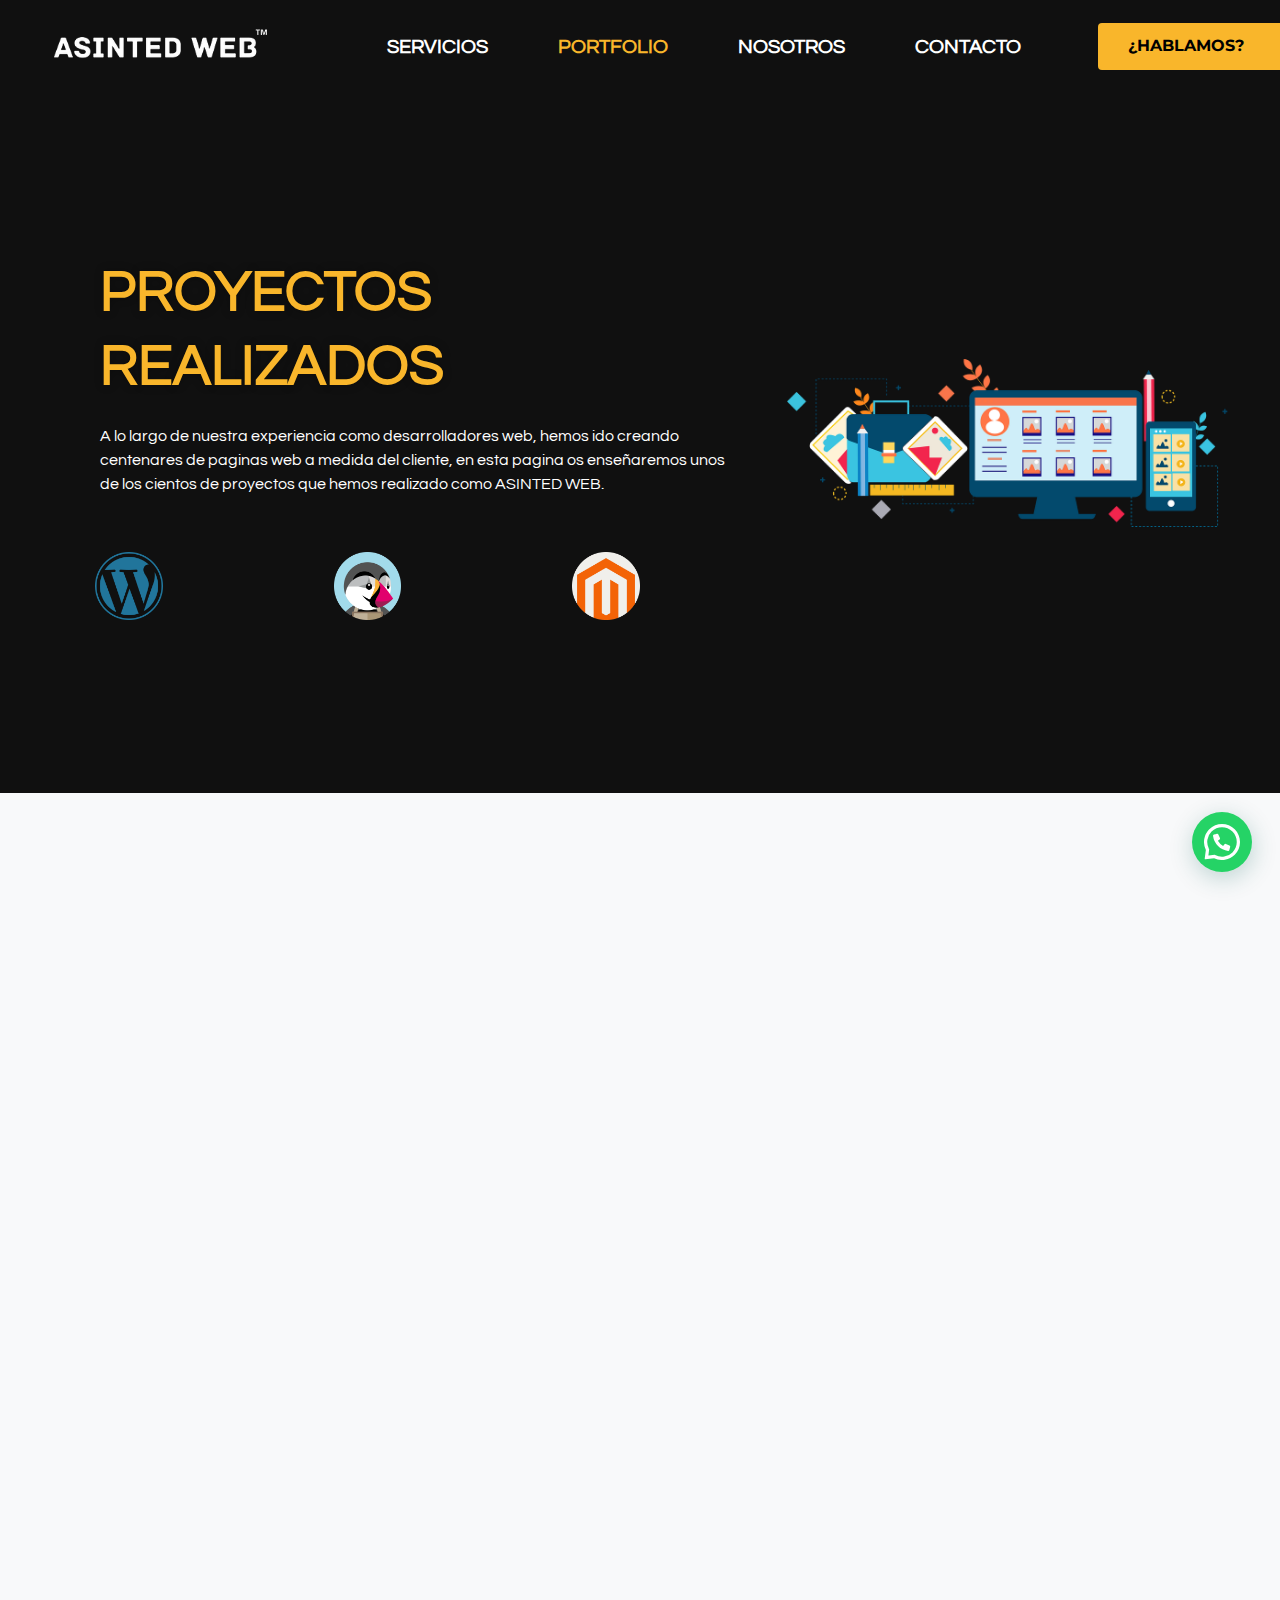
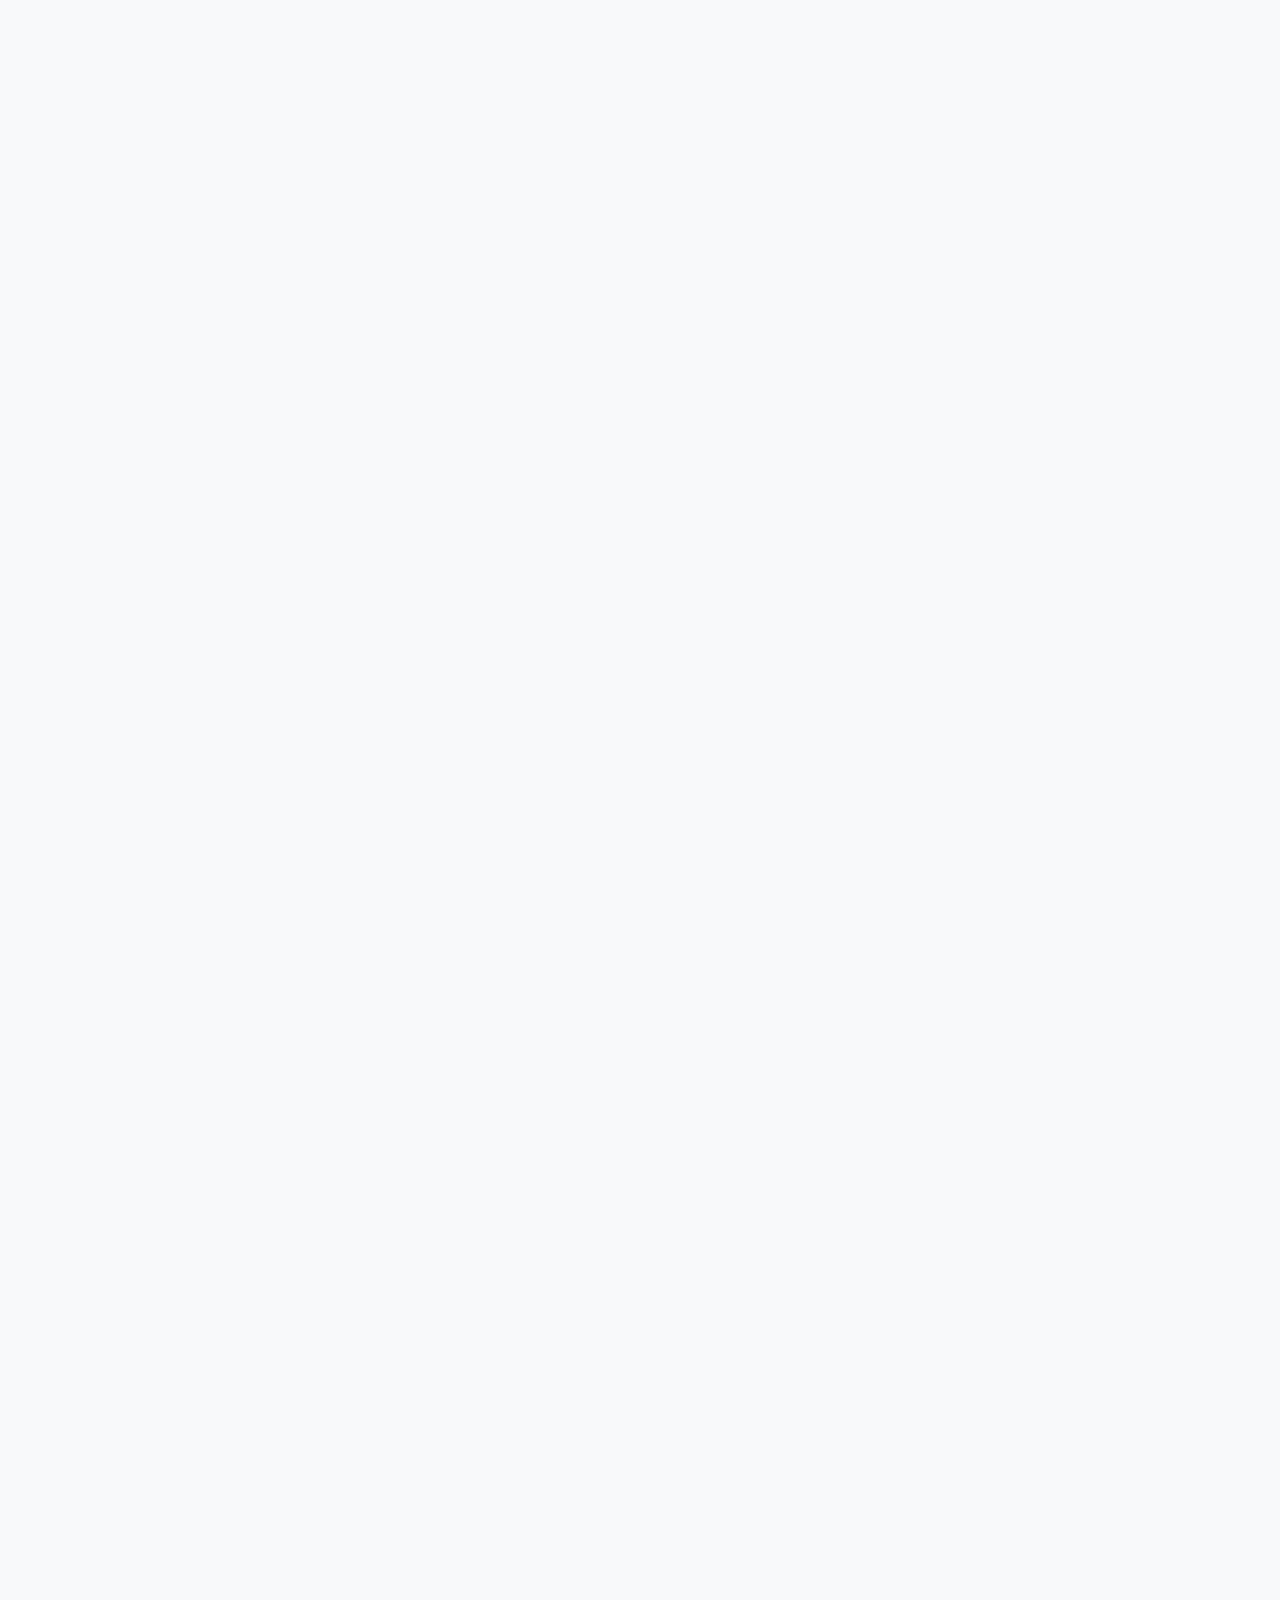
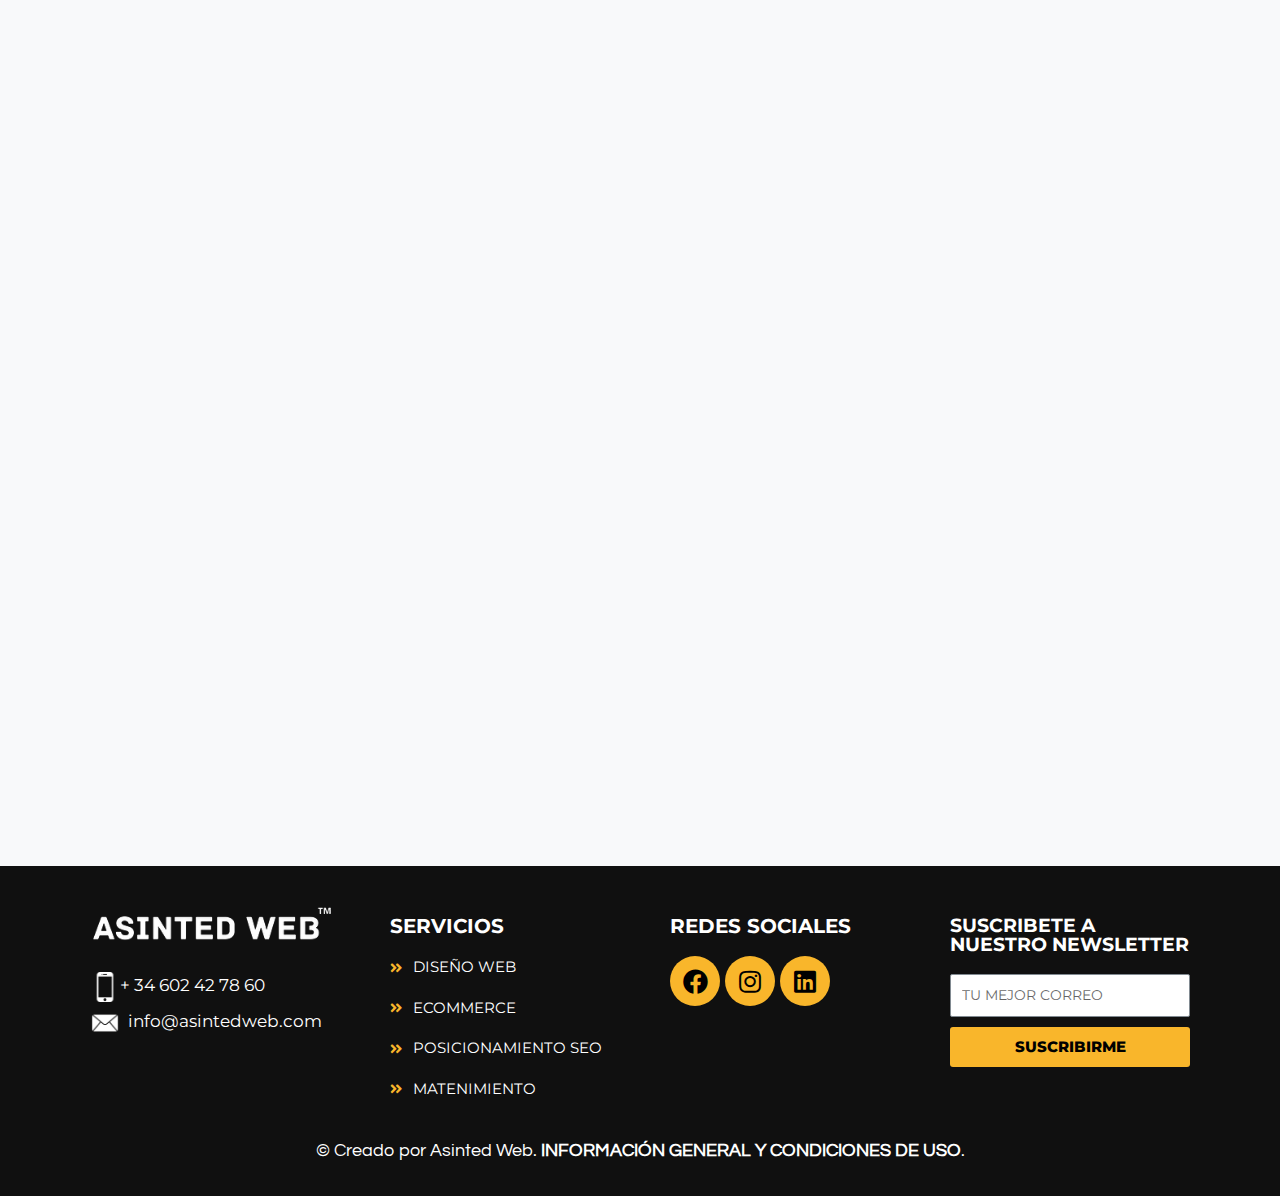
<file: portfolio.html>
<!DOCTYPE html>
<html lang="es">
<head>
<meta charset="UTF-8">
<meta name="viewport" content="width=device-width, initial-scale=1">
<link rel="profile" href="https://gmpg.org/xfn/11">

<title>PORTFOLIO &#8211; ASINTED WEB</title>
<meta name='robots' content='noindex, nofollow' />
<link rel="alternate" type="application/rss+xml" title="ASINTED WEB &raquo; Feed" href="https://asintedweb.com/feed/" />
<link rel="alternate" type="application/rss+xml" title="ASINTED WEB &raquo; Feed de los comentarios" href="https://asintedweb.com/comments/feed/" />
<script>
window._wpemojiSettings = {"baseUrl":"https:\/\/s.w.org\/images\/core\/emoji\/14.0.0\/72x72\/","ext":".png","svgUrl":"https:\/\/s.w.org\/images\/core\/emoji\/14.0.0\/svg\/","svgExt":".svg","source":{"concatemoji":"https:\/\/asintedweb.com\/wp-includes\/js\/wp-emoji-release.min.js?ver=6.2"}};
/*! This file is auto-generated */
!function(e,a,t){var n,r,o,i=a.createElement("canvas"),p=i.getContext&&i.getContext("2d");function s(e,t){p.clearRect(0,0,i.width,i.height),p.fillText(e,0,0);e=i.toDataURL();return p.clearRect(0,0,i.width,i.height),p.fillText(t,0,0),e===i.toDataURL()}function c(e){var t=a.createElement("script");t.src=e,t.defer=t.type="text/javascript",a.getElementsByTagName("head")[0].appendChild(t)}for(o=Array("flag","emoji"),t.supports={everything:!0,everythingExceptFlag:!0},r=0;r<o.length;r++)t.supports[o[r]]=function(e){if(p&&p.fillText)switch(p.textBaseline="top",p.font="600 32px Arial",e){case"flag":return s("\ud83c\udff3\ufe0f\u200d\u26a7\ufe0f","\ud83c\udff3\ufe0f\u200b\u26a7\ufe0f")?!1:!s("\ud83c\uddfa\ud83c\uddf3","\ud83c\uddfa\u200b\ud83c\uddf3")&&!s("\ud83c\udff4\udb40\udc67\udb40\udc62\udb40\udc65\udb40\udc6e\udb40\udc67\udb40\udc7f","\ud83c\udff4\u200b\udb40\udc67\u200b\udb40\udc62\u200b\udb40\udc65\u200b\udb40\udc6e\u200b\udb40\udc67\u200b\udb40\udc7f");case"emoji":return!s("\ud83e\udef1\ud83c\udffb\u200d\ud83e\udef2\ud83c\udfff","\ud83e\udef1\ud83c\udffb\u200b\ud83e\udef2\ud83c\udfff")}return!1}(o[r]),t.supports.everything=t.supports.everything&&t.supports[o[r]],"flag"!==o[r]&&(t.supports.everythingExceptFlag=t.supports.everythingExceptFlag&&t.supports[o[r]]);t.supports.everythingExceptFlag=t.supports.everythingExceptFlag&&!t.supports.flag,t.DOMReady=!1,t.readyCallback=function(){t.DOMReady=!0},t.supports.everything||(n=function(){t.readyCallback()},a.addEventListener?(a.addEventListener("DOMContentLoaded",n,!1),e.addEventListener("load",n,!1)):(e.attachEvent("onload",n),a.attachEvent("onreadystatechange",function(){"complete"===a.readyState&&t.readyCallback()})),(e=t.source||{}).concatemoji?c(e.concatemoji):e.wpemoji&&e.twemoji&&(c(e.twemoji),c(e.wpemoji)))}(window,document,window._wpemojiSettings);
</script>
<style>
img.wp-smiley,
img.emoji {
	display: inline !important;
	border: none !important;
	box-shadow: none !important;
	height: 1em !important;
	width: 1em !important;
	margin: 0 0.07em !important;
	vertical-align: -0.1em !important;
	background: none !important;
	padding: 0 !important;
}
</style>
	<link rel='stylesheet' href='./css/astra-assets-css-minified-main.min.css'>
<style id='astra-theme-css-inline-css'>
:root{--ast-container-default-xlg-padding:3em;--ast-container-default-lg-padding:3em;--ast-container-default-slg-padding:2em;--ast-container-default-md-padding:3em;--ast-container-default-sm-padding:3em;--ast-container-default-xs-padding:2.4em;--ast-container-default-xxs-padding:1.8em;}html{font-size:93.75%;}a{color:var(--ast-global-color-0);}a:hover,a:focus{color:var(--ast-global-color-1);}body,button,input,select,textarea,.ast-button,.ast-custom-button{font-family:-apple-system,BlinkMacSystemFont,Segoe UI,Roboto,Oxygen-Sans,Ubuntu,Cantarell,Helvetica Neue,sans-serif;font-weight:inherit;font-size:15px;font-size:1rem;}blockquote{color:var(--ast-global-color-3);}.site-title{font-size:35px;font-size:2.3333333333333rem;display:block;}.ast-archive-description .ast-archive-title{font-size:40px;font-size:2.6666666666667rem;}.site-header .site-description{font-size:15px;font-size:1rem;display:none;}.entry-title{font-size:30px;font-size:2rem;}h1,.entry-content h1{font-size:40px;font-size:2.6666666666667rem;}h2,.entry-content h2{font-size:30px;font-size:2rem;}h3,.entry-content h3{font-size:25px;font-size:1.6666666666667rem;}h4,.entry-content h4{font-size:20px;font-size:1.3333333333333rem;}h5,.entry-content h5{font-size:18px;font-size:1.2rem;}h6,.entry-content h6{font-size:15px;font-size:1rem;}.ast-single-post .entry-title,.page-title{font-size:30px;font-size:2rem;}::selection{background-color:var(--ast-global-color-0);color:#ffffff;}body,h1,.entry-title a,.entry-content h1,h2,.entry-content h2,h3,.entry-content h3,h4,.entry-content h4,h5,.entry-content h5,h6,.entry-content h6{color:var(--ast-global-color-3);}.tagcloud a:hover,.tagcloud a:focus,.tagcloud a.current-item{color:#ffffff;border-color:var(--ast-global-color-0);background-color:var(--ast-global-color-0);}input:focus,input[type="text"]:focus,input[type="email"]:focus,input[type="url"]:focus,input[type="password"]:focus,input[type="reset"]:focus,input[type="search"]:focus,textarea:focus{border-color:var(--ast-global-color-0);}input[type="radio"]:checked,input[type=reset],input[type="checkbox"]:checked,input[type="checkbox"]:hover:checked,input[type="checkbox"]:focus:checked,input[type=range]::-webkit-slider-thumb{border-color:var(--ast-global-color-0);background-color:var(--ast-global-color-0);box-shadow:none;}.site-footer a:hover + .post-count,.site-footer a:focus + .post-count{background:var(--ast-global-color-0);border-color:var(--ast-global-color-0);}.single .nav-links .nav-previous,.single .nav-links .nav-next{color:var(--ast-global-color-0);}.entry-meta,.entry-meta *{line-height:1.45;color:var(--ast-global-color-0);}.entry-meta a:hover,.entry-meta a:hover *,.entry-meta a:focus,.entry-meta a:focus *,.page-links > .page-link,.page-links .page-link:hover,.post-navigation a:hover{color:var(--ast-global-color-1);}#cat option,.secondary .calendar_wrap thead a,.secondary .calendar_wrap thead a:visited{color:var(--ast-global-color-0);}.secondary .calendar_wrap #today,.ast-progress-val span{background:var(--ast-global-color-0);}.secondary a:hover + .post-count,.secondary a:focus + .post-count{background:var(--ast-global-color-0);border-color:var(--ast-global-color-0);}.calendar_wrap #today > a{color:#ffffff;}.page-links .page-link,.single .post-navigation a{color:var(--ast-global-color-0);}.ast-archive-title{color:var(--ast-global-color-2);}.widget-title{font-size:21px;font-size:1.4rem;color:var(--ast-global-color-2);}.ast-single-post .entry-content a,.ast-comment-content a:not(.ast-comment-edit-reply-wrap a){text-decoration:underline;}.ast-single-post .wp-block-button .wp-block-button__link,.ast-single-post .elementor-button-wrapper .elementor-button,.ast-single-post .entry-content .uagb-tab a,.ast-single-post .entry-content .uagb-ifb-cta a,.ast-single-post .entry-content .wp-block-uagb-buttons a,.ast-single-post .entry-content .uabb-module-content a,.ast-single-post .entry-content .uagb-post-grid a,.ast-single-post .entry-content .uagb-timeline a,.ast-single-post .entry-content .uagb-toc__wrap a,.ast-single-post .entry-content .uagb-taxomony-box a,.ast-single-post .entry-content .woocommerce a,.entry-content .wp-block-latest-posts > li > a{text-decoration:none;}.ast-logo-title-inline .site-logo-img{padding-right:1em;}.ast-page-builder-template .hentry {margin: 0;}.ast-page-builder-template .site-content > .ast-container {max-width: 100%;padding: 0;}.ast-page-builder-template .site-content #primary {padding: 0;margin: 0;}.ast-page-builder-template .no-results {text-align: center;margin: 4em auto;}.ast-page-builder-template .ast-pagination {padding: 2em;}.ast-page-builder-template .entry-header.ast-no-title.ast-no-thumbnail {margin-top: 0;}.ast-page-builder-template .entry-header.ast-header-without-markup {margin-top: 0;margin-bottom: 0;}.ast-page-builder-template .entry-header.ast-no-title.ast-no-meta {margin-bottom: 0;}.ast-page-builder-template.single .post-navigation {padding-bottom: 2em;}.ast-page-builder-template.single-post .site-content > .ast-container {max-width: 100%;}.ast-page-builder-template .entry-header {margin-top: 2em;margin-left: auto;margin-right: auto;}.ast-page-builder-template .ast-archive-description {margin: 2em auto 0;padding-left: 20px;padding-right: 20px;}.ast-page-builder-template .ast-row {margin-left: 0;margin-right: 0;}.single.ast-page-builder-template .entry-header + .entry-content {margin-bottom: 2em;}@media(min-width: 921px) {.ast-page-builder-template.archive.ast-right-sidebar .ast-row article,.ast-page-builder-template.archive.ast-left-sidebar .ast-row article {padding-left: 0;padding-right: 0;}}@media (max-width:921px){#ast-desktop-header{display:none;}}@media (min-width:921px){#ast-mobile-header{display:none;}}.wp-block-buttons.aligncenter{justify-content:center;}@media (max-width:921px){.ast-theme-transparent-header #primary,.ast-theme-transparent-header #secondary{padding:0;}}@media (max-width:921px){.ast-plain-container.ast-no-sidebar #primary{padding:0;}}.ast-plain-container.ast-no-sidebar #primary{margin-top:0;margin-bottom:0;}@media (min-width:1200px){.ast-plain-container.ast-no-sidebar #primary{margin-top:60px;margin-bottom:60px;}}.wp-block-button.is-style-outline .wp-block-button__link{border-color:var(--ast-global-color-0);}.wp-block-button.is-style-outline > .wp-block-button__link:not(.has-text-color),.wp-block-button.wp-block-button__link.is-style-outline:not(.has-text-color){color:var(--ast-global-color-0);}.wp-block-button.is-style-outline .wp-block-button__link:hover,.wp-block-button.is-style-outline .wp-block-button__link:focus{color:#ffffff !important;background-color:var(--ast-global-color-1);border-color:var(--ast-global-color-1);}.post-page-numbers.current .page-link,.ast-pagination .page-numbers.current{color:#ffffff;border-color:var(--ast-global-color-0);background-color:var(--ast-global-color-0);border-radius:2px;}h1.widget-title{font-weight:inherit;}h2.widget-title{font-weight:inherit;}h3.widget-title{font-weight:inherit;}#page{display:flex;flex-direction:column;min-height:100vh;}.ast-404-layout-1 h1.page-title{color:var(--ast-global-color-2);}.single .post-navigation a{line-height:1em;height:inherit;}.error-404 .page-sub-title{font-size:1.5rem;font-weight:inherit;}.search .site-content .content-area .search-form{margin-bottom:0;}#page .site-content{flex-grow:1;}.widget{margin-bottom:3.5em;}#secondary li{line-height:1.5em;}#secondary .wp-block-group h2{margin-bottom:0.7em;}#secondary h2{font-size:1.7rem;}.ast-separate-container .ast-article-post,.ast-separate-container .ast-article-single,.ast-separate-container .ast-comment-list li.depth-1,.ast-separate-container .comment-respond{padding:3em;}.ast-separate-container .ast-comment-list li.depth-1,.hentry{margin-bottom:2em;}.ast-separate-container .ast-archive-description,.ast-separate-container .ast-author-box{background-color:var(--ast-global-color-5);border-bottom:1px solid var(--ast-border-color);}.ast-separate-container .comments-title{padding:2em 2em 0 2em;}.ast-page-builder-template .comment-form-textarea,.ast-comment-formwrap .ast-grid-common-col{padding:0;}.ast-comment-formwrap{padding:0 20px;display:inline-flex;column-gap:20px;}.archive.ast-page-builder-template .entry-header{margin-top:2em;}.ast-page-builder-template .ast-comment-formwrap{width:100%;}.entry-title{margin-bottom:0.5em;}.ast-archive-description .ast-archive-title{margin-bottom:10px;text-transform:capitalize;}.ast-archive-description p{font-size:inherit;font-weight:inherit;line-height:inherit;}@media (min-width:921px){.ast-left-sidebar.ast-page-builder-template #secondary,.archive.ast-right-sidebar.ast-page-builder-template .site-main{padding-left:20px;padding-right:20px;}}@media (max-width:544px){.ast-comment-formwrap.ast-row{column-gap:10px;}}@media (min-width:1201px){.ast-separate-container .ast-article-post,.ast-separate-container .ast-article-single,.ast-separate-container .ast-archive-description,.ast-separate-container .ast-author-box,.ast-separate-container .ast-404-layout-1,.ast-separate-container .no-results{padding:3em;}}@media (max-width:921px){.ast-separate-container #primary,.ast-separate-container #secondary{padding:1.5em 0;}#primary,#secondary{padding:1.5em 0;margin:0;}.ast-left-sidebar #content > .ast-container{display:flex;flex-direction:column-reverse;width:100%;}}@media (min-width:922px){.ast-separate-container.ast-right-sidebar #primary,.ast-separate-container.ast-left-sidebar #primary{border:0;}.search-no-results.ast-separate-container #primary{margin-bottom:4em;}}.wp-block-button .wp-block-button__link{color:#ffffff;}.wp-block-button .wp-block-button__link:hover,.wp-block-button .wp-block-button__link:focus{color:#ffffff;background-color:var(--ast-global-color-1);border-color:var(--ast-global-color-1);}.wp-block-button .wp-block-button__link,.wp-block-search .wp-block-search__button,body .wp-block-file .wp-block-file__button{border-color:var(--ast-global-color-0);background-color:var(--ast-global-color-0);color:#ffffff;font-family:inherit;font-weight:inherit;line-height:1;border-radius:2px;padding-top:15px;padding-right:30px;padding-bottom:15px;padding-left:30px;}@media (max-width:921px){.wp-block-button .wp-block-button__link,.wp-block-search .wp-block-search__button,body .wp-block-file .wp-block-file__button{padding-top:14px;padding-right:28px;padding-bottom:14px;padding-left:28px;}}@media (max-width:544px){.wp-block-button .wp-block-button__link,.wp-block-search .wp-block-search__button,body .wp-block-file .wp-block-file__button{padding-top:12px;padding-right:24px;padding-bottom:12px;padding-left:24px;}}.menu-toggle,button,.ast-button,.ast-custom-button,.button,input#submit,input[type="button"],input[type="submit"],input[type="reset"],form[CLASS*="wp-block-search__"].wp-block-search .wp-block-search__inside-wrapper .wp-block-search__button,body .wp-block-file .wp-block-file__button,.search .search-submit{border-style:solid;border-top-width:0;border-right-width:0;border-left-width:0;border-bottom-width:0;color:#ffffff;border-color:var(--ast-global-color-0);background-color:var(--ast-global-color-0);border-radius:2px;padding-top:15px;padding-right:30px;padding-bottom:15px;padding-left:30px;font-family:inherit;font-weight:inherit;line-height:1;}button:focus,.menu-toggle:hover,button:hover,.ast-button:hover,.ast-custom-button:hover .button:hover,.ast-custom-button:hover ,input[type=reset]:hover,input[type=reset]:focus,input#submit:hover,input#submit:focus,input[type="button"]:hover,input[type="button"]:focus,input[type="submit"]:hover,input[type="submit"]:focus,form[CLASS*="wp-block-search__"].wp-block-search .wp-block-search__inside-wrapper .wp-block-search__button:hover,form[CLASS*="wp-block-search__"].wp-block-search .wp-block-search__inside-wrapper .wp-block-search__button:focus,body .wp-block-file .wp-block-file__button:hover,body .wp-block-file .wp-block-file__button:focus{color:#ffffff;background-color:var(--ast-global-color-1);border-color:var(--ast-global-color-1);}form[CLASS*="wp-block-search__"].wp-block-search .wp-block-search__inside-wrapper .wp-block-search__button.has-icon{padding-top:calc(15px - 3px);padding-right:calc(30px - 3px);padding-bottom:calc(15px - 3px);padding-left:calc(30px - 3px);}@media (min-width:544px){.ast-container{max-width:100%;}}@media (max-width:544px){.ast-separate-container .ast-article-post,.ast-separate-container .ast-article-single,.ast-separate-container .comments-title,.ast-separate-container .ast-archive-description{padding:1.5em 1em;}.ast-separate-container #content .ast-container{padding-left:0.54em;padding-right:0.54em;}.ast-separate-container .ast-comment-list li.depth-1{padding:1.5em 1em;margin-bottom:1.5em;}.ast-separate-container .ast-comment-list .bypostauthor{padding:.5em;}.ast-search-menu-icon.ast-dropdown-active .search-field{width:170px;}.menu-toggle,button,.ast-button,.button,input#submit,input[type="button"],input[type="submit"],input[type="reset"]{padding-top:12px;padding-right:24px;padding-bottom:12px;padding-left:24px;}}@media (max-width:921px){.menu-toggle,button,.ast-button,.button,input#submit,input[type="button"],input[type="submit"],input[type="reset"]{padding-top:14px;padding-right:28px;padding-bottom:14px;padding-left:28px;}.ast-mobile-header-stack .main-header-bar .ast-search-menu-icon{display:inline-block;}.ast-header-break-point.ast-header-custom-item-outside .ast-mobile-header-stack .main-header-bar .ast-search-icon{margin:0;}.ast-comment-avatar-wrap img{max-width:2.5em;}.ast-separate-container .ast-comment-list li.depth-1{padding:1.5em 2.14em;}.ast-separate-container .comment-respond{padding:2em 2.14em;}.ast-comment-meta{padding:0 1.8888em 1.3333em;}}@media (max-width:921px){.site-title{display:block;}.ast-archive-description .ast-archive-title{font-size:40px;}.site-header .site-description{display:none;}.entry-title{font-size:30px;}h1,.entry-content h1{font-size:30px;}h2,.entry-content h2{font-size:25px;}h3,.entry-content h3{font-size:20px;}.ast-single-post .entry-title,.page-title{font-size:30px;}}@media (max-width:544px){.site-title{display:block;}.ast-archive-description .ast-archive-title{font-size:40px;}.site-header .site-description{display:none;}.entry-title{font-size:30px;}h1,.entry-content h1{font-size:30px;}h2,.entry-content h2{font-size:25px;}h3,.entry-content h3{font-size:20px;}.ast-single-post .entry-title,.page-title{font-size:30px;}}@media (max-width:921px){html{font-size:85.5%;}}@media (max-width:544px){html{font-size:85.5%;}}@media (min-width:922px){.ast-container{max-width:1240px;}}@media (min-width:922px){.site-content .ast-container{display:flex;}}@media (max-width:921px){.site-content .ast-container{flex-direction:column;}}@media (min-width:922px){.main-header-menu .sub-menu .menu-item.ast-left-align-sub-menu:hover > .sub-menu,.main-header-menu .sub-menu .menu-item.ast-left-align-sub-menu.focus > .sub-menu{margin-left:-0px;}}blockquote,cite {font-style: initial;}.wp-block-file {display: flex;align-items: center;flex-wrap: wrap;justify-content: space-between;}.wp-block-pullquote {border: none;}.wp-block-pullquote blockquote::before {content: "\201D";font-family: "Helvetica",sans-serif;display: flex;transform: rotate( 180deg );font-size: 6rem;font-style: normal;line-height: 1;font-weight: bold;align-items: center;justify-content: center;}.has-text-align-right > blockquote::before {justify-content: flex-start;}.has-text-align-left > blockquote::before {justify-content: flex-end;}figure.wp-block-pullquote.is-style-solid-color blockquote {max-width: 100%;text-align: inherit;}html body {--wp--custom--ast-default-block-top-padding: 3em;--wp--custom--ast-default-block-right-padding: 3em;--wp--custom--ast-default-block-bottom-padding: 3em;--wp--custom--ast-default-block-left-padding: 3em;--wp--custom--ast-container-width: 1200px;--wp--custom--ast-content-width-size: 1200px;--wp--custom--ast-wide-width-size: calc(1200px + var(--wp--custom--ast-default-block-left-padding) + var(--wp--custom--ast-default-block-right-padding));}@media(max-width: 921px) {html body {--wp--custom--ast-default-block-top-padding: 3em;--wp--custom--ast-default-block-right-padding: 2em;--wp--custom--ast-default-block-bottom-padding: 3em;--wp--custom--ast-default-block-left-padding: 2em;}}@media(max-width: 544px) {html body {--wp--custom--ast-default-block-top-padding: 3em;--wp--custom--ast-default-block-right-padding: 1.5em;--wp--custom--ast-default-block-bottom-padding: 3em;--wp--custom--ast-default-block-left-padding: 1.5em;}}.entry-content > .wp-block-group,.entry-content > .wp-block-cover,.entry-content > .wp-block-columns {padding-top: var(--wp--custom--ast-default-block-top-padding);padding-right: var(--wp--custom--ast-default-block-right-padding);padding-bottom: var(--wp--custom--ast-default-block-bottom-padding);padding-left: var(--wp--custom--ast-default-block-left-padding);}.ast-plain-container.ast-no-sidebar .entry-content > .alignfull,.ast-page-builder-template .ast-no-sidebar .entry-content > .alignfull {margin-left: calc( -50vw + 50%);margin-right: calc( -50vw + 50%);max-width: 100vw;width: 100vw;}.ast-plain-container.ast-no-sidebar .entry-content .alignfull .alignfull,.ast-page-builder-template.ast-no-sidebar .entry-content .alignfull .alignfull,.ast-plain-container.ast-no-sidebar .entry-content .alignfull .alignwide,.ast-page-builder-template.ast-no-sidebar .entry-content .alignfull .alignwide,.ast-plain-container.ast-no-sidebar .entry-content .alignwide .alignfull,.ast-page-builder-template.ast-no-sidebar .entry-content .alignwide .alignfull,.ast-plain-container.ast-no-sidebar .entry-content .alignwide .alignwide,.ast-page-builder-template.ast-no-sidebar .entry-content .alignwide .alignwide,.ast-plain-container.ast-no-sidebar .entry-content .wp-block-column .alignfull,.ast-page-builder-template.ast-no-sidebar .entry-content .wp-block-column .alignfull,.ast-plain-container.ast-no-sidebar .entry-content .wp-block-column .alignwide,.ast-page-builder-template.ast-no-sidebar .entry-content .wp-block-column .alignwide {margin-left: auto;margin-right: auto;width: 100%;}[ast-blocks-layout] .wp-block-separator:not(.is-style-dots) {height: 0;}[ast-blocks-layout] .wp-block-separator {margin: 20px auto;}[ast-blocks-layout] .wp-block-separator:not(.is-style-wide):not(.is-style-dots) {max-width: 100px;}[ast-blocks-layout] .wp-block-separator.has-background {padding: 0;}.entry-content[ast-blocks-layout] > * {max-width: var(--wp--custom--ast-content-width-size);margin-left: auto;margin-right: auto;}.entry-content[ast-blocks-layout] > .alignwide {max-width: var(--wp--custom--ast-wide-width-size);}.entry-content[ast-blocks-layout] .alignfull {max-width: none;}.entry-content .wp-block-columns {margin-bottom: 0;}blockquote {margin: 1.5em;border: none;}.wp-block-quote:not(.has-text-align-right):not(.has-text-align-center) {border-left: 5px solid rgba(0,0,0,0.05);}.has-text-align-right > blockquote,blockquote.has-text-align-right {border-right: 5px solid rgba(0,0,0,0.05);}.has-text-align-left > blockquote,blockquote.has-text-align-left {border-left: 5px solid rgba(0,0,0,0.05);}.wp-block-site-tagline,.wp-block-latest-posts .read-more {margin-top: 15px;}.wp-block-loginout p label {display: block;}.wp-block-loginout p:not(.login-remember):not(.login-submit) input {width: 100%;}.wp-block-loginout input:focus {border-color: transparent;}.wp-block-loginout input:focus {outline: thin dotted;}.entry-content .wp-block-media-text .wp-block-media-text__content {padding: 0 0 0 8%;}.entry-content .wp-block-media-text.has-media-on-the-right .wp-block-media-text__content {padding: 0 8% 0 0;}.entry-content .wp-block-media-text.has-background .wp-block-media-text__content {padding: 8%;}.entry-content .wp-block-cover:not([class*="background-color"]) .wp-block-cover__inner-container,.entry-content .wp-block-cover:not([class*="background-color"]) .wp-block-cover-image-text,.entry-content .wp-block-cover:not([class*="background-color"]) .wp-block-cover-text,.entry-content .wp-block-cover-image:not([class*="background-color"]) .wp-block-cover__inner-container,.entry-content .wp-block-cover-image:not([class*="background-color"]) .wp-block-cover-image-text,.entry-content .wp-block-cover-image:not([class*="background-color"]) .wp-block-cover-text {color: var(--ast-global-color-5);}.wp-block-loginout .login-remember input {width: 1.1rem;height: 1.1rem;margin: 0 5px 4px 0;vertical-align: middle;}.wp-block-latest-posts > li > *:first-child,.wp-block-latest-posts:not(.is-grid) > li:first-child {margin-top: 0;}.wp-block-search__inside-wrapper .wp-block-search__input {padding: 0 10px;color: var(--ast-global-color-3);background: var(--ast-global-color-5);border-color: var(--ast-border-color);}.wp-block-latest-posts .read-more {margin-bottom: 1.5em;}.wp-block-search__no-button .wp-block-search__inside-wrapper .wp-block-search__input {padding-top: 5px;padding-bottom: 5px;}.wp-block-latest-posts .wp-block-latest-posts__post-date,.wp-block-latest-posts .wp-block-latest-posts__post-author {font-size: 1rem;}.wp-block-latest-posts > li > *,.wp-block-latest-posts:not(.is-grid) > li {margin-top: 12px;margin-bottom: 12px;}.ast-page-builder-template .entry-content[ast-blocks-layout] > *,.ast-page-builder-template .entry-content[ast-blocks-layout] > .alignfull > * {max-width: none;}.ast-page-builder-template .entry-content[ast-blocks-layout] > .alignwide > * {max-width: var(--wp--custom--ast-wide-width-size);}.ast-page-builder-template .entry-content[ast-blocks-layout] > .inherit-container-width > *,.ast-page-builder-template .entry-content[ast-blocks-layout] > * > *,.entry-content[ast-blocks-layout] > .wp-block-cover .wp-block-cover__inner-container {max-width: var(--wp--custom--ast-content-width-size);margin-left: auto;margin-right: auto;}.entry-content[ast-blocks-layout] .wp-block-cover:not(.alignleft):not(.alignright) {width: auto;}@media(max-width: 1200px) {.ast-separate-container .entry-content > .alignfull,.ast-separate-container .entry-content[ast-blocks-layout] > .alignwide,.ast-plain-container .entry-content[ast-blocks-layout] > .alignwide,.ast-plain-container .entry-content .alignfull {margin-left: calc(-1 * min(var(--ast-container-default-xlg-padding),20px)) ;margin-right: calc(-1 * min(var(--ast-container-default-xlg-padding),20px));}}@media(min-width: 1201px) {.ast-separate-container .entry-content > .alignfull {margin-left: calc(-1 * var(--ast-container-default-xlg-padding) );margin-right: calc(-1 * var(--ast-container-default-xlg-padding) );}.ast-separate-container .entry-content[ast-blocks-layout] > .alignwide,.ast-plain-container .entry-content[ast-blocks-layout] > .alignwide {margin-left: calc(-1 * var(--wp--custom--ast-default-block-left-padding) );margin-right: calc(-1 * var(--wp--custom--ast-default-block-right-padding) );}}@media(min-width: 921px) {.ast-separate-container .entry-content .wp-block-group.alignwide:not(.inherit-container-width) > :where(:not(.alignleft):not(.alignright)),.ast-plain-container .entry-content .wp-block-group.alignwide:not(.inherit-container-width) > :where(:not(.alignleft):not(.alignright)) {max-width: calc( var(--wp--custom--ast-content-width-size) + 80px );}.ast-plain-container.ast-right-sidebar .entry-content[ast-blocks-layout] .alignfull,.ast-plain-container.ast-left-sidebar .entry-content[ast-blocks-layout] .alignfull {margin-left: -60px;margin-right: -60px;}}@media(min-width: 544px) {.entry-content > .alignleft {margin-right: 20px;}.entry-content > .alignright {margin-left: 20px;}}@media (max-width:544px){.wp-block-columns .wp-block-column:not(:last-child){margin-bottom:20px;}.wp-block-latest-posts{margin:0;}}@media( max-width: 600px ) {.entry-content .wp-block-media-text .wp-block-media-text__content,.entry-content .wp-block-media-text.has-media-on-the-right .wp-block-media-text__content {padding: 8% 0 0;}.entry-content .wp-block-media-text.has-background .wp-block-media-text__content {padding: 8%;}}:root .has-ast-global-color-0-color{color:var(--ast-global-color-0);}:root .has-ast-global-color-0-background-color{background-color:var(--ast-global-color-0);}:root .wp-block-button .has-ast-global-color-0-color{color:var(--ast-global-color-0);}:root .wp-block-button .has-ast-global-color-0-background-color{background-color:var(--ast-global-color-0);}:root .has-ast-global-color-1-color{color:var(--ast-global-color-1);}:root .has-ast-global-color-1-background-color{background-color:var(--ast-global-color-1);}:root .wp-block-button .has-ast-global-color-1-color{color:var(--ast-global-color-1);}:root .wp-block-button .has-ast-global-color-1-background-color{background-color:var(--ast-global-color-1);}:root .has-ast-global-color-2-color{color:var(--ast-global-color-2);}:root .has-ast-global-color-2-background-color{background-color:var(--ast-global-color-2);}:root .wp-block-button .has-ast-global-color-2-color{color:var(--ast-global-color-2);}:root .wp-block-button .has-ast-global-color-2-background-color{background-color:var(--ast-global-color-2);}:root .has-ast-global-color-3-color{color:var(--ast-global-color-3);}:root .has-ast-global-color-3-background-color{background-color:var(--ast-global-color-3);}:root .wp-block-button .has-ast-global-color-3-color{color:var(--ast-global-color-3);}:root .wp-block-button .has-ast-global-color-3-background-color{background-color:var(--ast-global-color-3);}:root .has-ast-global-color-4-color{color:var(--ast-global-color-4);}:root .has-ast-global-color-4-background-color{background-color:var(--ast-global-color-4);}:root .wp-block-button .has-ast-global-color-4-color{color:var(--ast-global-color-4);}:root .wp-block-button .has-ast-global-color-4-background-color{background-color:var(--ast-global-color-4);}:root .has-ast-global-color-5-color{color:var(--ast-global-color-5);}:root .has-ast-global-color-5-background-color{background-color:var(--ast-global-color-5);}:root .wp-block-button .has-ast-global-color-5-color{color:var(--ast-global-color-5);}:root .wp-block-button .has-ast-global-color-5-background-color{background-color:var(--ast-global-color-5);}:root .has-ast-global-color-6-color{color:var(--ast-global-color-6);}:root .has-ast-global-color-6-background-color{background-color:var(--ast-global-color-6);}:root .wp-block-button .has-ast-global-color-6-color{color:var(--ast-global-color-6);}:root .wp-block-button .has-ast-global-color-6-background-color{background-color:var(--ast-global-color-6);}:root .has-ast-global-color-7-color{color:var(--ast-global-color-7);}:root .has-ast-global-color-7-background-color{background-color:var(--ast-global-color-7);}:root .wp-block-button .has-ast-global-color-7-color{color:var(--ast-global-color-7);}:root .wp-block-button .has-ast-global-color-7-background-color{background-color:var(--ast-global-color-7);}:root .has-ast-global-color-8-color{color:var(--ast-global-color-8);}:root .has-ast-global-color-8-background-color{background-color:var(--ast-global-color-8);}:root .wp-block-button .has-ast-global-color-8-color{color:var(--ast-global-color-8);}:root .wp-block-button .has-ast-global-color-8-background-color{background-color:var(--ast-global-color-8);}:root{--ast-global-color-0:#0170B9;--ast-global-color-1:#3a3a3a;--ast-global-color-2:#3a3a3a;--ast-global-color-3:#4B4F58;--ast-global-color-4:#F5F5F5;--ast-global-color-5:#f8f9fa;--ast-global-color-6:#F2F5F7;--ast-global-color-7:#424242;--ast-global-color-8:#000000;}:root {--ast-border-color : var(--ast-global-color-6);}.ast-breadcrumbs .trail-browse,.ast-breadcrumbs .trail-items,.ast-breadcrumbs .trail-items li{display:inline-block;margin:0;padding:0;border:none;background:inherit;text-indent:0;}.ast-breadcrumbs .trail-browse{font-size:inherit;font-style:inherit;font-weight:inherit;color:inherit;}.ast-breadcrumbs .trail-items{list-style:none;}.trail-items li::after{padding:0 0.3em;content:"\00bb";}.trail-items li:last-of-type::after{display:none;}h1,.entry-content h1,h2,.entry-content h2,h3,.entry-content h3,h4,.entry-content h4,h5,.entry-content h5,h6,.entry-content h6{color:var(--ast-global-color-2);}.entry-title a{color:var(--ast-global-color-2);}@media (max-width:921px){.ast-builder-grid-row-container.ast-builder-grid-row-tablet-3-firstrow .ast-builder-grid-row > *:first-child,.ast-builder-grid-row-container.ast-builder-grid-row-tablet-3-lastrow .ast-builder-grid-row > *:last-child{grid-column:1 / -1;}}@media (max-width:544px){.ast-builder-grid-row-container.ast-builder-grid-row-mobile-3-firstrow .ast-builder-grid-row > *:first-child,.ast-builder-grid-row-container.ast-builder-grid-row-mobile-3-lastrow .ast-builder-grid-row > *:last-child{grid-column:1 / -1;}}.ast-builder-layout-element[data-section="title_tagline"]{display:flex;}@media (max-width:921px){.ast-header-break-point .ast-builder-layout-element[data-section="title_tagline"]{display:flex;}}@media (max-width:544px){.ast-header-break-point .ast-builder-layout-element[data-section="title_tagline"]{display:flex;}}.ast-builder-menu-1{font-family:inherit;font-weight:inherit;}.ast-builder-menu-1 .sub-menu,.ast-builder-menu-1 .inline-on-mobile .sub-menu{border-top-width:2px;border-bottom-width:0;border-right-width:0;border-left-width:0;border-color:var(--ast-global-color-0);border-style:solid;border-radius:0;}.ast-builder-menu-1 .main-header-menu > .menu-item > .sub-menu,.ast-builder-menu-1 .main-header-menu > .menu-item > .astra-full-megamenu-wrapper{margin-top:0;}.ast-desktop .ast-builder-menu-1 .main-header-menu > .menu-item > .sub-menu:before,.ast-desktop .ast-builder-menu-1 .main-header-menu > .menu-item > .astra-full-megamenu-wrapper:before{height:calc( 0px + 5px );}.ast-desktop .ast-builder-menu-1 .menu-item .sub-menu .menu-link{border-style:none;}@media (max-width:921px){.ast-header-break-point .ast-builder-menu-1 .menu-item.menu-item-has-children > .ast-menu-toggle{top:0;}.ast-builder-menu-1 .menu-item-has-children > .menu-link:after{content:unset;}}@media (max-width:544px){.ast-header-break-point .ast-builder-menu-1 .menu-item.menu-item-has-children > .ast-menu-toggle{top:0;}}.ast-builder-menu-1{display:flex;}@media (max-width:921px){.ast-header-break-point .ast-builder-menu-1{display:flex;}}@media (max-width:544px){.ast-header-break-point .ast-builder-menu-1{display:flex;}}.site-below-footer-wrap{padding-top:20px;padding-bottom:20px;}.site-below-footer-wrap[data-section="section-below-footer-builder"]{background-color:#eeeeee;;min-height:80px;}.site-below-footer-wrap[data-section="section-below-footer-builder"] .ast-builder-grid-row{max-width:1200px;margin-left:auto;margin-right:auto;}.site-below-footer-wrap[data-section="section-below-footer-builder"] .ast-builder-grid-row,.site-below-footer-wrap[data-section="section-below-footer-builder"] .site-footer-section{align-items:flex-start;}.site-below-footer-wrap[data-section="section-below-footer-builder"].ast-footer-row-inline .site-footer-section{display:flex;margin-bottom:0;}.ast-builder-grid-row-full .ast-builder-grid-row{grid-template-columns:1fr;}@media (max-width:921px){.site-below-footer-wrap[data-section="section-below-footer-builder"].ast-footer-row-tablet-inline .site-footer-section{display:flex;margin-bottom:0;}.site-below-footer-wrap[data-section="section-below-footer-builder"].ast-footer-row-tablet-stack .site-footer-section{display:block;margin-bottom:10px;}.ast-builder-grid-row-container.ast-builder-grid-row-tablet-full .ast-builder-grid-row{grid-template-columns:1fr;}}@media (max-width:544px){.site-below-footer-wrap[data-section="section-below-footer-builder"].ast-footer-row-mobile-inline .site-footer-section{display:flex;margin-bottom:0;}.site-below-footer-wrap[data-section="section-below-footer-builder"].ast-footer-row-mobile-stack .site-footer-section{display:block;margin-bottom:10px;}.ast-builder-grid-row-container.ast-builder-grid-row-mobile-full .ast-builder-grid-row{grid-template-columns:1fr;}}.site-below-footer-wrap[data-section="section-below-footer-builder"]{display:grid;}@media (max-width:921px){.ast-header-break-point .site-below-footer-wrap[data-section="section-below-footer-builder"]{display:grid;}}@media (max-width:544px){.ast-header-break-point .site-below-footer-wrap[data-section="section-below-footer-builder"]{display:grid;}}.ast-footer-copyright{text-align:center;}.ast-footer-copyright {color:var(--ast-global-color-3);}@media (max-width:921px){.ast-footer-copyright{text-align:center;}}@media (max-width:544px){.ast-footer-copyright{text-align:center;}}.ast-footer-copyright.ast-builder-layout-element{display:flex;}@media (max-width:921px){.ast-header-break-point .ast-footer-copyright.ast-builder-layout-element{display:flex;}}@media (max-width:544px){.ast-header-break-point .ast-footer-copyright.ast-builder-layout-element{display:flex;}}.elementor-widget-heading .elementor-heading-title{margin:0;}.elementor-post.elementor-grid-item.hentry{margin-bottom:0;}.woocommerce div.product .elementor-element.elementor-products-grid .related.products ul.products li.product,.elementor-element .elementor-wc-products .woocommerce[class*='columns-'] ul.products li.product{width:auto;margin:0;float:none;}.elementor-toc__list-wrapper{margin:0;}.ast-left-sidebar .elementor-section.elementor-section-stretched,.ast-right-sidebar .elementor-section.elementor-section-stretched{max-width:100%;left:0 !important;}.elementor-template-full-width .ast-container{display:block;}@media (max-width:544px){.elementor-element .elementor-wc-products .woocommerce[class*="columns-"] ul.products li.product{width:auto;margin:0;}.elementor-element .woocommerce .woocommerce-result-count{float:none;}}.ast-header-break-point .main-header-bar{border-bottom-width:1px;}@media (min-width:922px){.main-header-bar{border-bottom-width:1px;}}.main-header-menu .menu-item, #astra-footer-menu .menu-item, .main-header-bar .ast-masthead-custom-menu-items{-js-display:flex;display:flex;-webkit-box-pack:center;-webkit-justify-content:center;-moz-box-pack:center;-ms-flex-pack:center;justify-content:center;-webkit-box-orient:vertical;-webkit-box-direction:normal;-webkit-flex-direction:column;-moz-box-orient:vertical;-moz-box-direction:normal;-ms-flex-direction:column;flex-direction:column;}.main-header-menu > .menu-item > .menu-link, #astra-footer-menu > .menu-item > .menu-link{height:100%;-webkit-box-align:center;-webkit-align-items:center;-moz-box-align:center;-ms-flex-align:center;align-items:center;-js-display:flex;display:flex;}.ast-header-break-point .main-navigation ul .menu-item .menu-link .icon-arrow:first-of-type svg{top:.2em;margin-top:0px;margin-left:0px;width:.65em;transform:translate(0, -2px) rotateZ(270deg);}.ast-mobile-popup-content .ast-submenu-expanded > .ast-menu-toggle{transform:rotateX(180deg);}.ast-separate-container .blog-layout-1, .ast-separate-container .blog-layout-2, .ast-separate-container .blog-layout-3{background-color:transparent;background-image:none;}.ast-separate-container .ast-article-post{background-color:var(--ast-global-color-5);;}@media (max-width:921px){.ast-separate-container .ast-article-post{background-color:var(--ast-global-color-5);;}}@media (max-width:544px){.ast-separate-container .ast-article-post{background-color:var(--ast-global-color-5);;}}.ast-separate-container .ast-article-single:not(.ast-related-post), .ast-separate-container .comments-area .comment-respond,.ast-separate-container .comments-area .ast-comment-list li, .ast-separate-container .ast-woocommerce-container, .ast-separate-container .error-404, .ast-separate-container .no-results, .single.ast-separate-container .site-main .ast-author-meta, .ast-separate-container .related-posts-title-wrapper, .ast-separate-container.ast-two-container #secondary .widget,.ast-separate-container .comments-count-wrapper, .ast-box-layout.ast-plain-container .site-content,.ast-padded-layout.ast-plain-container .site-content, .ast-separate-container .comments-area .comments-title{background-color:var(--ast-global-color-5);;}@media (max-width:921px){.ast-separate-container .ast-article-single:not(.ast-related-post), .ast-separate-container .comments-area .comment-respond,.ast-separate-container .comments-area .ast-comment-list li, .ast-separate-container .ast-woocommerce-container, .ast-separate-container .error-404, .ast-separate-container .no-results, .single.ast-separate-container .site-main .ast-author-meta, .ast-separate-container .related-posts-title-wrapper, .ast-separate-container.ast-two-container #secondary .widget,.ast-separate-container .comments-count-wrapper, .ast-box-layout.ast-plain-container .site-content,.ast-padded-layout.ast-plain-container .site-content, .ast-separate-container .comments-area .comments-title{background-color:var(--ast-global-color-5);;}}@media (max-width:544px){.ast-separate-container .ast-article-single:not(.ast-related-post), .ast-separate-container .comments-area .comment-respond,.ast-separate-container .comments-area .ast-comment-list li, .ast-separate-container .ast-woocommerce-container, .ast-separate-container .error-404, .ast-separate-container .no-results, .single.ast-separate-container .site-main .ast-author-meta, .ast-separate-container .related-posts-title-wrapper, .ast-separate-container.ast-two-container #secondary .widget,.ast-separate-container .comments-count-wrapper, .ast-box-layout.ast-plain-container .site-content,.ast-padded-layout.ast-plain-container .site-content, .ast-separate-container .comments-area .comments-title{background-color:var(--ast-global-color-5);;}}.ast-plain-container, .ast-page-builder-template{background-color:var(--ast-global-color-5);;}@media (max-width:921px){.ast-plain-container, .ast-page-builder-template{background-color:var(--ast-global-color-5);;}}@media (max-width:544px){.ast-plain-container, .ast-page-builder-template{background-color:var(--ast-global-color-5);;}}.ast-mobile-header-content > *,.ast-desktop-header-content > * {padding: 10px 0;height: auto;}.ast-mobile-header-content > *:first-child,.ast-desktop-header-content > *:first-child {padding-top: 10px;}.ast-mobile-header-content > .ast-builder-menu,.ast-desktop-header-content > .ast-builder-menu {padding-top: 0;}.ast-mobile-header-content > *:last-child,.ast-desktop-header-content > *:last-child {padding-bottom: 0;}.ast-mobile-header-content .ast-search-menu-icon.ast-inline-search label,.ast-desktop-header-content .ast-search-menu-icon.ast-inline-search label {width: 100%;}.ast-desktop-header-content .main-header-bar-navigation .ast-submenu-expanded > .ast-menu-toggle::before {transform: rotateX(180deg);}#ast-desktop-header .ast-desktop-header-content,.ast-mobile-header-content .ast-search-icon,.ast-desktop-header-content .ast-search-icon,.ast-mobile-header-wrap .ast-mobile-header-content,.ast-main-header-nav-open.ast-popup-nav-open .ast-mobile-header-wrap .ast-mobile-header-content,.ast-main-header-nav-open.ast-popup-nav-open .ast-desktop-header-content {display: none;}.ast-main-header-nav-open.ast-header-break-point #ast-desktop-header .ast-desktop-header-content,.ast-main-header-nav-open.ast-header-break-point .ast-mobile-header-wrap .ast-mobile-header-content {display: block;}.ast-desktop .ast-desktop-header-content .astra-menu-animation-slide-up > .menu-item > .sub-menu,.ast-desktop .ast-desktop-header-content .astra-menu-animation-slide-up > .menu-item .menu-item > .sub-menu,.ast-desktop .ast-desktop-header-content .astra-menu-animation-slide-down > .menu-item > .sub-menu,.ast-desktop .ast-desktop-header-content .astra-menu-animation-slide-down > .menu-item .menu-item > .sub-menu,.ast-desktop .ast-desktop-header-content .astra-menu-animation-fade > .menu-item > .sub-menu,.ast-desktop .ast-desktop-header-content .astra-menu-animation-fade > .menu-item .menu-item > .sub-menu {opacity: 1;visibility: visible;}.ast-hfb-header.ast-default-menu-enable.ast-header-break-point .ast-mobile-header-wrap .ast-mobile-header-content .main-header-bar-navigation {width: unset;margin: unset;}.ast-mobile-header-content.content-align-flex-end .main-header-bar-navigation .menu-item-has-children > .ast-menu-toggle,.ast-desktop-header-content.content-align-flex-end .main-header-bar-navigation .menu-item-has-children > .ast-menu-toggle {left: calc( 20px - 0.907em);}.ast-mobile-header-content .ast-search-menu-icon,.ast-mobile-header-content .ast-search-menu-icon.slide-search,.ast-desktop-header-content .ast-search-menu-icon,.ast-desktop-header-content .ast-search-menu-icon.slide-search {width: 100%;position: relative;display: block;right: auto;transform: none;}.ast-mobile-header-content .ast-search-menu-icon.slide-search .search-form,.ast-mobile-header-content .ast-search-menu-icon .search-form,.ast-desktop-header-content .ast-search-menu-icon.slide-search .search-form,.ast-desktop-header-content .ast-search-menu-icon .search-form {right: 0;visibility: visible;opacity: 1;position: relative;top: auto;transform: none;padding: 0;display: block;overflow: hidden;}.ast-mobile-header-content .ast-search-menu-icon.ast-inline-search .search-field,.ast-mobile-header-content .ast-search-menu-icon .search-field,.ast-desktop-header-content .ast-search-menu-icon.ast-inline-search .search-field,.ast-desktop-header-content .ast-search-menu-icon .search-field {width: 100%;padding-right: 5.5em;}.ast-mobile-header-content .ast-search-menu-icon .search-submit,.ast-desktop-header-content .ast-search-menu-icon .search-submit {display: block;position: absolute;height: 100%;top: 0;right: 0;padding: 0 1em;border-radius: 0;}.ast-hfb-header.ast-default-menu-enable.ast-header-break-point .ast-mobile-header-wrap .ast-mobile-header-content .main-header-bar-navigation ul .sub-menu .menu-link {padding-left: 30px;}.ast-hfb-header.ast-default-menu-enable.ast-header-break-point .ast-mobile-header-wrap .ast-mobile-header-content .main-header-bar-navigation .sub-menu .menu-item .menu-item .menu-link {padding-left: 40px;}.ast-mobile-popup-drawer.active .ast-mobile-popup-inner{background-color:#ffffff;;}.ast-mobile-header-wrap .ast-mobile-header-content, .ast-desktop-header-content{background-color:#ffffff;;}.ast-mobile-popup-content > *, .ast-mobile-header-content > *, .ast-desktop-popup-content > *, .ast-desktop-header-content > *{padding-top:0;padding-bottom:0;}.content-align-flex-start .ast-builder-layout-element{justify-content:flex-start;}.content-align-flex-start .main-header-menu{text-align:left;}.ast-mobile-popup-drawer.active .menu-toggle-close{color:#3a3a3a;}.ast-mobile-header-wrap .ast-primary-header-bar,.ast-primary-header-bar .site-primary-header-wrap{min-height:80px;}.ast-desktop .ast-primary-header-bar .main-header-menu > .menu-item{line-height:80px;}@media (max-width:921px){#masthead .ast-mobile-header-wrap .ast-primary-header-bar,#masthead .ast-mobile-header-wrap .ast-below-header-bar{padding-left:20px;padding-right:20px;}}.ast-header-break-point .ast-primary-header-bar{border-bottom-width:1px;border-bottom-color:#eaeaea;border-bottom-style:solid;}@media (min-width:922px){.ast-primary-header-bar{border-bottom-width:1px;border-bottom-color:#eaeaea;border-bottom-style:solid;}}.ast-primary-header-bar{background-color:#ffffff;;}.ast-primary-header-bar{display:block;}@media (max-width:921px){.ast-header-break-point .ast-primary-header-bar{display:grid;}}@media (max-width:544px){.ast-header-break-point .ast-primary-header-bar{display:grid;}}[data-section="section-header-mobile-trigger"] .ast-button-wrap .ast-mobile-menu-trigger-minimal{color:var(--ast-global-color-0);border:none;background:transparent;}[data-section="section-header-mobile-trigger"] .ast-button-wrap .mobile-menu-toggle-icon .ast-mobile-svg{width:20px;height:20px;fill:var(--ast-global-color-0);}[data-section="section-header-mobile-trigger"] .ast-button-wrap .mobile-menu-wrap .mobile-menu{color:var(--ast-global-color-0);}.ast-builder-menu-mobile .main-navigation .menu-item > .menu-link{font-family:inherit;font-weight:inherit;}.ast-builder-menu-mobile .main-navigation .menu-item.menu-item-has-children > .ast-menu-toggle{top:0;}.ast-builder-menu-mobile .main-navigation .menu-item-has-children > .menu-link:after{content:unset;}.ast-hfb-header .ast-builder-menu-mobile .main-header-menu, .ast-hfb-header .ast-builder-menu-mobile .main-navigation .menu-item .menu-link, .ast-hfb-header .ast-builder-menu-mobile .main-navigation .menu-item .sub-menu .menu-link{border-style:none;}.ast-builder-menu-mobile .main-navigation .menu-item.menu-item-has-children > .ast-menu-toggle{top:0;}@media (max-width:921px){.ast-builder-menu-mobile .main-navigation .menu-item.menu-item-has-children > .ast-menu-toggle{top:0;}.ast-builder-menu-mobile .main-navigation .menu-item-has-children > .menu-link:after{content:unset;}}@media (max-width:544px){.ast-builder-menu-mobile .main-navigation .menu-item.menu-item-has-children > .ast-menu-toggle{top:0;}}.ast-builder-menu-mobile .main-navigation{display:block;}@media (max-width:921px){.ast-header-break-point .ast-builder-menu-mobile .main-navigation{display:block;}}@media (max-width:544px){.ast-header-break-point .ast-builder-menu-mobile .main-navigation{display:block;}}:root{--e-global-color-astglobalcolor0:#0170B9;--e-global-color-astglobalcolor1:#3a3a3a;--e-global-color-astglobalcolor2:#3a3a3a;--e-global-color-astglobalcolor3:#4B4F58;--e-global-color-astglobalcolor4:#F5F5F5;--e-global-color-astglobalcolor5:#f8f9fa;--e-global-color-astglobalcolor6:#F2F5F7;--e-global-color-astglobalcolor7:#424242;--e-global-color-astglobalcolor8:#000000;}
</style>
<link rel='stylesheet' href='./css/dist-block-library-style.min.css'>
<style id='joinchat-button-style-inline-css'>
.wp-block-joinchat-button{border:none!important;text-align:center}.wp-block-joinchat-button figure{display:table;margin:0 auto;padding:0}.wp-block-joinchat-button figcaption{font:normal normal 400 .6em/2em var(--wp--preset--font-family--system-font,sans-serif);margin:0;padding:0}.wp-block-joinchat-button .joinchat-button__qr{background-color:#fff;border:6px solid #25d366;border-radius:30px;box-sizing:content-box;display:block;height:200px;margin:auto;overflow:hidden;padding:10px;width:200px}.wp-block-joinchat-button .joinchat-button__qr canvas,.wp-block-joinchat-button .joinchat-button__qr img{display:block;margin:auto}.wp-block-joinchat-button .joinchat-button__link{align-items:center;background-color:#25d366;border:6px solid #25d366;border-radius:30px;display:inline-flex;flex-flow:row nowrap;justify-content:center;line-height:1.25em;margin:0 auto;text-decoration:none}.wp-block-joinchat-button .joinchat-button__link:before{background:transparent var(--joinchat-ico) no-repeat center;background-size:100%;content:"";display:block;height:1.5em;margin:-.75em .75em -.75em 0;width:1.5em}.wp-block-joinchat-button figure+.joinchat-button__link{margin-top:10px}@media (orientation:landscape)and (min-height:481px),(orientation:portrait)and (min-width:481px){.wp-block-joinchat-button.joinchat-button--qr-only figure+.joinchat-button__link{display:none}}@media (max-width:480px),(orientation:landscape)and (max-height:480px){.wp-block-joinchat-button figure{display:none}}

</style>
<style id='global-styles-inline-css'>
body{--wp--preset--color--black: #000000;--wp--preset--color--cyan-bluish-gray: #abb8c3;--wp--preset--color--white: #ffffff;--wp--preset--color--pale-pink: #f78da7;--wp--preset--color--vivid-red: #cf2e2e;--wp--preset--color--luminous-vivid-orange: #ff6900;--wp--preset--color--luminous-vivid-amber: #fcb900;--wp--preset--color--light-green-cyan: #7bdcb5;--wp--preset--color--vivid-green-cyan: #00d084;--wp--preset--color--pale-cyan-blue: #8ed1fc;--wp--preset--color--vivid-cyan-blue: #0693e3;--wp--preset--color--vivid-purple: #9b51e0;--wp--preset--color--ast-global-color-0: var(--ast-global-color-0);--wp--preset--color--ast-global-color-1: var(--ast-global-color-1);--wp--preset--color--ast-global-color-2: var(--ast-global-color-2);--wp--preset--color--ast-global-color-3: var(--ast-global-color-3);--wp--preset--color--ast-global-color-4: var(--ast-global-color-4);--wp--preset--color--ast-global-color-5: var(--ast-global-color-5);--wp--preset--color--ast-global-color-6: var(--ast-global-color-6);--wp--preset--color--ast-global-color-7: var(--ast-global-color-7);--wp--preset--color--ast-global-color-8: var(--ast-global-color-8);--wp--preset--gradient--vivid-cyan-blue-to-vivid-purple: linear-gradient(135deg,rgba(6,147,227,1) 0%,rgb(155,81,224) 100%);--wp--preset--gradient--light-green-cyan-to-vivid-green-cyan: linear-gradient(135deg,rgb(122,220,180) 0%,rgb(0,208,130) 100%);--wp--preset--gradient--luminous-vivid-amber-to-luminous-vivid-orange: linear-gradient(135deg,rgba(252,185,0,1) 0%,rgba(255,105,0,1) 100%);--wp--preset--gradient--luminous-vivid-orange-to-vivid-red: linear-gradient(135deg,rgba(255,105,0,1) 0%,rgb(207,46,46) 100%);--wp--preset--gradient--very-light-gray-to-cyan-bluish-gray: linear-gradient(135deg,rgb(238,238,238) 0%,rgb(169,184,195) 100%);--wp--preset--gradient--cool-to-warm-spectrum: linear-gradient(135deg,rgb(74,234,220) 0%,rgb(151,120,209) 20%,rgb(207,42,186) 40%,rgb(238,44,130) 60%,rgb(251,105,98) 80%,rgb(254,248,76) 100%);--wp--preset--gradient--blush-light-purple: linear-gradient(135deg,rgb(255,206,236) 0%,rgb(152,150,240) 100%);--wp--preset--gradient--blush-bordeaux: linear-gradient(135deg,rgb(254,205,165) 0%,rgb(254,45,45) 50%,rgb(107,0,62) 100%);--wp--preset--gradient--luminous-dusk: linear-gradient(135deg,rgb(255,203,112) 0%,rgb(199,81,192) 50%,rgb(65,88,208) 100%);--wp--preset--gradient--pale-ocean: linear-gradient(135deg,rgb(255,245,203) 0%,rgb(182,227,212) 50%,rgb(51,167,181) 100%);--wp--preset--gradient--electric-grass: linear-gradient(135deg,rgb(202,248,128) 0%,rgb(113,206,126) 100%);--wp--preset--gradient--midnight: linear-gradient(135deg,rgb(2,3,129) 0%,rgb(40,116,252) 100%);--wp--preset--duotone--dark-grayscale: url('#wp-duotone-dark-grayscale');--wp--preset--duotone--grayscale: url('#wp-duotone-grayscale');--wp--preset--duotone--purple-yellow: url('#wp-duotone-purple-yellow');--wp--preset--duotone--blue-red: url('#wp-duotone-blue-red');--wp--preset--duotone--midnight: url('#wp-duotone-midnight');--wp--preset--duotone--magenta-yellow: url('#wp-duotone-magenta-yellow');--wp--preset--duotone--purple-green: url('#wp-duotone-purple-green');--wp--preset--duotone--blue-orange: url('#wp-duotone-blue-orange');--wp--preset--font-size--small: 13px;--wp--preset--font-size--medium: 20px;--wp--preset--font-size--large: 36px;--wp--preset--font-size--x-large: 42px;--wp--preset--spacing--20: 0.44rem;--wp--preset--spacing--30: 0.67rem;--wp--preset--spacing--40: 1rem;--wp--preset--spacing--50: 1.5rem;--wp--preset--spacing--60: 2.25rem;--wp--preset--spacing--70: 3.38rem;--wp--preset--spacing--80: 5.06rem;--wp--preset--shadow--natural: 6px 6px 9px rgba(0, 0, 0, 0.2);--wp--preset--shadow--deep: 12px 12px 50px rgba(0, 0, 0, 0.4);--wp--preset--shadow--sharp: 6px 6px 0px rgba(0, 0, 0, 0.2);--wp--preset--shadow--outlined: 6px 6px 0px -3px rgba(255, 255, 255, 1), 6px 6px rgba(0, 0, 0, 1);--wp--preset--shadow--crisp: 6px 6px 0px rgba(0, 0, 0, 1);}body { margin: 0;--wp--style--global--content-size: var(--wp--custom--ast-content-width-size);--wp--style--global--wide-size: var(--wp--custom--ast-wide-width-size); }.wp-site-blocks > .alignleft { float: left; margin-right: 2em; }.wp-site-blocks > .alignright { float: right; margin-left: 2em; }.wp-site-blocks > .aligncenter { justify-content: center; margin-left: auto; margin-right: auto; }.wp-site-blocks > * { margin-block-start: 0; margin-block-end: 0; }.wp-site-blocks > * + * { margin-block-start: 2em; }body { --wp--style--block-gap: 2em; }body .is-layout-flow > *{margin-block-start: 0;margin-block-end: 0;}body .is-layout-flow > * + *{margin-block-start: 2em;margin-block-end: 0;}body .is-layout-constrained > *{margin-block-start: 0;margin-block-end: 0;}body .is-layout-constrained > * + *{margin-block-start: 2em;margin-block-end: 0;}body .is-layout-flex{gap: 2em;}body .is-layout-flow > .alignleft{float: left;margin-inline-start: 0;margin-inline-end: 2em;}body .is-layout-flow > .alignright{float: right;margin-inline-start: 2em;margin-inline-end: 0;}body .is-layout-flow > .aligncenter{margin-left: auto !important;margin-right: auto !important;}body .is-layout-constrained > .alignleft{float: left;margin-inline-start: 0;margin-inline-end: 2em;}body .is-layout-constrained > .alignright{float: right;margin-inline-start: 2em;margin-inline-end: 0;}body .is-layout-constrained > .aligncenter{margin-left: auto !important;margin-right: auto !important;}body .is-layout-constrained > :where(:not(.alignleft):not(.alignright):not(.alignfull)){max-width: var(--wp--style--global--content-size);margin-left: auto !important;margin-right: auto !important;}body .is-layout-constrained > .alignwide{max-width: var(--wp--style--global--wide-size);}body .is-layout-flex{display: flex;}body .is-layout-flex{flex-wrap: wrap;align-items: center;}body .is-layout-flex > *{margin: 0;}body{padding-top: 0px;padding-right: 0px;padding-bottom: 0px;padding-left: 0px;}a:where(:not(.wp-element-button)){text-decoration: underline;}.wp-element-button, .wp-block-button__link{background-color: #32373c;border-width: 0;color: #fff;font-family: inherit;font-size: inherit;line-height: inherit;padding: calc(0.667em + 2px) calc(1.333em + 2px);text-decoration: none;}.has-black-color{color: var(--wp--preset--color--black) !important;}.has-cyan-bluish-gray-color{color: var(--wp--preset--color--cyan-bluish-gray) !important;}.has-white-color{color: var(--wp--preset--color--white) !important;}.has-pale-pink-color{color: var(--wp--preset--color--pale-pink) !important;}.has-vivid-red-color{color: var(--wp--preset--color--vivid-red) !important;}.has-luminous-vivid-orange-color{color: var(--wp--preset--color--luminous-vivid-orange) !important;}.has-luminous-vivid-amber-color{color: var(--wp--preset--color--luminous-vivid-amber) !important;}.has-light-green-cyan-color{color: var(--wp--preset--color--light-green-cyan) !important;}.has-vivid-green-cyan-color{color: var(--wp--preset--color--vivid-green-cyan) !important;}.has-pale-cyan-blue-color{color: var(--wp--preset--color--pale-cyan-blue) !important;}.has-vivid-cyan-blue-color{color: var(--wp--preset--color--vivid-cyan-blue) !important;}.has-vivid-purple-color{color: var(--wp--preset--color--vivid-purple) !important;}.has-ast-global-color-0-color{color: var(--wp--preset--color--ast-global-color-0) !important;}.has-ast-global-color-1-color{color: var(--wp--preset--color--ast-global-color-1) !important;}.has-ast-global-color-2-color{color: var(--wp--preset--color--ast-global-color-2) !important;}.has-ast-global-color-3-color{color: var(--wp--preset--color--ast-global-color-3) !important;}.has-ast-global-color-4-color{color: var(--wp--preset--color--ast-global-color-4) !important;}.has-ast-global-color-5-color{color: var(--wp--preset--color--ast-global-color-5) !important;}.has-ast-global-color-6-color{color: var(--wp--preset--color--ast-global-color-6) !important;}.has-ast-global-color-7-color{color: var(--wp--preset--color--ast-global-color-7) !important;}.has-ast-global-color-8-color{color: var(--wp--preset--color--ast-global-color-8) !important;}.has-black-background-color{background-color: var(--wp--preset--color--black) !important;}.has-cyan-bluish-gray-background-color{background-color: var(--wp--preset--color--cyan-bluish-gray) !important;}.has-white-background-color{background-color: var(--wp--preset--color--white) !important;}.has-pale-pink-background-color{background-color: var(--wp--preset--color--pale-pink) !important;}.has-vivid-red-background-color{background-color: var(--wp--preset--color--vivid-red) !important;}.has-luminous-vivid-orange-background-color{background-color: var(--wp--preset--color--luminous-vivid-orange) !important;}.has-luminous-vivid-amber-background-color{background-color: var(--wp--preset--color--luminous-vivid-amber) !important;}.has-light-green-cyan-background-color{background-color: var(--wp--preset--color--light-green-cyan) !important;}.has-vivid-green-cyan-background-color{background-color: var(--wp--preset--color--vivid-green-cyan) !important;}.has-pale-cyan-blue-background-color{background-color: var(--wp--preset--color--pale-cyan-blue) !important;}.has-vivid-cyan-blue-background-color{background-color: var(--wp--preset--color--vivid-cyan-blue) !important;}.has-vivid-purple-background-color{background-color: var(--wp--preset--color--vivid-purple) !important;}.has-ast-global-color-0-background-color{background-color: var(--wp--preset--color--ast-global-color-0) !important;}.has-ast-global-color-1-background-color{background-color: var(--wp--preset--color--ast-global-color-1) !important;}.has-ast-global-color-2-background-color{background-color: var(--wp--preset--color--ast-global-color-2) !important;}.has-ast-global-color-3-background-color{background-color: var(--wp--preset--color--ast-global-color-3) !important;}.has-ast-global-color-4-background-color{background-color: var(--wp--preset--color--ast-global-color-4) !important;}.has-ast-global-color-5-background-color{background-color: var(--wp--preset--color--ast-global-color-5) !important;}.has-ast-global-color-6-background-color{background-color: var(--wp--preset--color--ast-global-color-6) !important;}.has-ast-global-color-7-background-color{background-color: var(--wp--preset--color--ast-global-color-7) !important;}.has-ast-global-color-8-background-color{background-color: var(--wp--preset--color--ast-global-color-8) !important;}.has-black-border-color{border-color: var(--wp--preset--color--black) !important;}.has-cyan-bluish-gray-border-color{border-color: var(--wp--preset--color--cyan-bluish-gray) !important;}.has-white-border-color{border-color: var(--wp--preset--color--white) !important;}.has-pale-pink-border-color{border-color: var(--wp--preset--color--pale-pink) !important;}.has-vivid-red-border-color{border-color: var(--wp--preset--color--vivid-red) !important;}.has-luminous-vivid-orange-border-color{border-color: var(--wp--preset--color--luminous-vivid-orange) !important;}.has-luminous-vivid-amber-border-color{border-color: var(--wp--preset--color--luminous-vivid-amber) !important;}.has-light-green-cyan-border-color{border-color: var(--wp--preset--color--light-green-cyan) !important;}.has-vivid-green-cyan-border-color{border-color: var(--wp--preset--color--vivid-green-cyan) !important;}.has-pale-cyan-blue-border-color{border-color: var(--wp--preset--color--pale-cyan-blue) !important;}.has-vivid-cyan-blue-border-color{border-color: var(--wp--preset--color--vivid-cyan-blue) !important;}.has-vivid-purple-border-color{border-color: var(--wp--preset--color--vivid-purple) !important;}.has-ast-global-color-0-border-color{border-color: var(--wp--preset--color--ast-global-color-0) !important;}.has-ast-global-color-1-border-color{border-color: var(--wp--preset--color--ast-global-color-1) !important;}.has-ast-global-color-2-border-color{border-color: var(--wp--preset--color--ast-global-color-2) !important;}.has-ast-global-color-3-border-color{border-color: var(--wp--preset--color--ast-global-color-3) !important;}.has-ast-global-color-4-border-color{border-color: var(--wp--preset--color--ast-global-color-4) !important;}.has-ast-global-color-5-border-color{border-color: var(--wp--preset--color--ast-global-color-5) !important;}.has-ast-global-color-6-border-color{border-color: var(--wp--preset--color--ast-global-color-6) !important;}.has-ast-global-color-7-border-color{border-color: var(--wp--preset--color--ast-global-color-7) !important;}.has-ast-global-color-8-border-color{border-color: var(--wp--preset--color--ast-global-color-8) !important;}.has-vivid-cyan-blue-to-vivid-purple-gradient-background{background: var(--wp--preset--gradient--vivid-cyan-blue-to-vivid-purple) !important;}.has-light-green-cyan-to-vivid-green-cyan-gradient-background{background: var(--wp--preset--gradient--light-green-cyan-to-vivid-green-cyan) !important;}.has-luminous-vivid-amber-to-luminous-vivid-orange-gradient-background{background: var(--wp--preset--gradient--luminous-vivid-amber-to-luminous-vivid-orange) !important;}.has-luminous-vivid-orange-to-vivid-red-gradient-background{background: var(--wp--preset--gradient--luminous-vivid-orange-to-vivid-red) !important;}.has-very-light-gray-to-cyan-bluish-gray-gradient-background{background: var(--wp--preset--gradient--very-light-gray-to-cyan-bluish-gray) !important;}.has-cool-to-warm-spectrum-gradient-background{background: var(--wp--preset--gradient--cool-to-warm-spectrum) !important;}.has-blush-light-purple-gradient-background{background: var(--wp--preset--gradient--blush-light-purple) !important;}.has-blush-bordeaux-gradient-background{background: var(--wp--preset--gradient--blush-bordeaux) !important;}.has-luminous-dusk-gradient-background{background: var(--wp--preset--gradient--luminous-dusk) !important;}.has-pale-ocean-gradient-background{background: var(--wp--preset--gradient--pale-ocean) !important;}.has-electric-grass-gradient-background{background: var(--wp--preset--gradient--electric-grass) !important;}.has-midnight-gradient-background{background: var(--wp--preset--gradient--midnight) !important;}.has-small-font-size{font-size: var(--wp--preset--font-size--small) !important;}.has-medium-font-size{font-size: var(--wp--preset--font-size--medium) !important;}.has-large-font-size{font-size: var(--wp--preset--font-size--large) !important;}.has-x-large-font-size{font-size: var(--wp--preset--font-size--x-large) !important;}
.wp-block-navigation a:where(:not(.wp-element-button)){color: inherit;}
.wp-block-pullquote{font-size: 1.5em;line-height: 1.6;}
</style>
<link rel='stylesheet' href='./css/export-wp-page-to-static-html-pro-premium-public-css-export-wp-page-to-static-html-public.css'>
<link rel='stylesheet' href='./css/marvy-animation-addons-for-elementor-lite-elementor-assets-css-marvy-custom.css'>
<link rel='stylesheet' href='./css/ultimate-bootstrap-elements-for-elementor-assets-vendors-bootstrap-css-bootstrap.min.css'>
<link rel='stylesheet' href='./css/ultimate-bootstrap-elements-for-elementor-assets-vendors-font-awesome-css-fontawesome.min.css'>
<link rel='stylesheet' href='./css/ultimate-bootstrap-elements-for-elementor-assets-css-frontend.min.css'>
<link rel='stylesheet' href='./css/elementor-assets-lib-eicons-css-elementor-icons.min.css'>
<link rel='stylesheet' href='./css/elementor-assets-css-frontend-lite.min.css'>
<link rel='stylesheet' href='./css/elementor-css-post-11.css'>
<link rel='stylesheet' href='./css/elementor-pro-assets-css-frontend-lite.min.css'>
<link rel='stylesheet' href='./css/ultimate-bootstrap-elements-for-elementor-assets-css-responsive-frontend.min.css'>
<link rel='stylesheet' href='./css/elementor-css-global.css'>
<link rel='stylesheet' href='./css/elementor-css-post-54.css'>
<link rel='stylesheet' href='./css/elementor-css-post-15.css'>
<link rel='stylesheet' href='./css/elementor-css-post-1345.css'>
<link rel='stylesheet' href='./css/creame-whatsapp-me-public-css-joinchat-btn.min.css'>
<link rel='stylesheet' id='google-fonts-1-css' href='https://fonts.googleapis.com/css?family=Roboto%3A100%2C100italic%2C200%2C200italic%2C300%2C300italic%2C400%2C400italic%2C500%2C500italic%2C600%2C600italic%2C700%2C700italic%2C800%2C800italic%2C900%2C900italic%7CRoboto+Slab%3A100%2C100italic%2C200%2C200italic%2C300%2C300italic%2C400%2C400italic%2C500%2C500italic%2C600%2C600italic%2C700%2C700italic%2C800%2C800italic%2C900%2C900italic%7CQuestrial%3A100%2C100italic%2C200%2C200italic%2C300%2C300italic%2C400%2C400italic%2C500%2C500italic%2C600%2C600italic%2C700%2C700italic%2C800%2C800italic%2C900%2C900italic%7CMontserrat%3A100%2C100italic%2C200%2C200italic%2C300%2C300italic%2C400%2C400italic%2C500%2C500italic%2C600%2C600italic%2C700%2C700italic%2C800%2C800italic%2C900%2C900italic&#038;display=auto&#038;ver=6.2' media='all' />
<link rel='stylesheet' href='./css/elementor-assets-lib-font-awesome-css-fontawesome.min.css'>
<link rel='stylesheet' href='./css/elementor-assets-lib-font-awesome-css-solid.min.css'>
<link rel='stylesheet' href='./css/elementor-assets-lib-font-awesome-css-brands.min.css'>
		<script>
			/* <![CDATA[ */
			var rcewpp = {
				"ajax_url":"https://asintedweb.com/wp-admin/admin-ajax.php",
				"nonce": "09d6d3e10a",
				"home_url": "https://asintedweb.com/",
				"settings_icon": 'https://asintedweb.com/wp-content/plugins/export-wp-page-to-static-html-pro-premium/admin/images/settings.png',
				"settings_hover_icon": 'https://asintedweb.com/wp-content/plugins/export-wp-page-to-static-html-pro-premium/admin/images/settings_hover.png'
			};
			/* ]]\> */
		</script>
		<!--[if IE]>
<script src='./js/flexibility.min.js' id='astra-flexibility-js'></script>
<script id='astra-flexibility-js-after'>
flexibility(document.documentElement);
</script>
<![endif]-->
<script src='./js/jquery.min.js' id='jquery-core-js'></script>
<script src='./js/jquery-migrate.min.js' id='jquery-migrate-js'></script>
<script src='./js/export-wp-page-to-static-html-public.js' id='export-wp-page-to-static-html-js'></script>
<link rel="https://api.w.org/" href="https://asintedweb.com/wp-json/" /><link rel="alternate" type="application/json" href="https://asintedweb.com/wp-json/wp/v2/pages/54" /><link rel="EditURI" type="application/rsd+xml" title="RSD" href="https://asintedweb.com/xmlrpc.php?rsd" />
<link rel="wlwmanifest" type="application/wlwmanifest+xml" href="https://asintedweb.com/wp-includes/wlwmanifest.xml" />
<meta name="generator" content="WordPress 6.2" />
<link rel="canonical" href="./portfolio.html" />
<link rel='shortlink' href='https://asintedweb.com/?p=54' />
<link rel="alternate" type="application/json+oembed" href="https://asintedweb.com/wp-json/oembed/1.0/embed?url=https%3A%2F%2Fasintedweb.com%2Fportfolio%2F" />
<link rel="alternate" type="text/xml+oembed" href="https://asintedweb.com/wp-json/oembed/1.0/embed?url=https%3A%2F%2Fasintedweb.com%2Fportfolio%2F&#038;format=xml" />
<style id='ube-global-variable' type='text/css'>:root,.elementor-kit-11{--e-global-color-primary: #CC3366;--e-global-color-primary-foreground: #fff;--e-global-color-primary-hover: #d4527d;--e-global-color-primary-border: #d65c85;--e-global-color-primary-active: #d9668c;--e-global-color-primary-darken-15: #db7094;--ube-theme-level-color-primary-text: #6a1a35;--ube-theme-level-color-primary-bg: #f4d6e0;--ube-theme-level-color-primary-border: #f0c5d4;--ube-theme-level-color-primary-table-border: #e494af;--ube-theme-level-color-primary-text-darken: #411021;--ube-theme-level-color-primary-border-darken: #ebb1c5;--e-global-color-secondary: #6C757D;--e-global-color-secondary-foreground: #fff;--e-global-color-secondary-hover: #7f8890;--e-global-color-secondary-border: #868e96;--e-global-color-secondary-active: #8d959c;--e-global-color-secondary-darken-15: #939ba2;--ube-theme-level-color-secondary-text: #383c41;--ube-theme-level-color-secondary-bg: #e1e3e5;--ube-theme-level-color-secondary-border: #d5d8da;--ube-theme-level-color-secondary-table-border: #b2b7bb;--ube-theme-level-color-secondary-text-darken: #202326;--ube-theme-level-color-secondary-border-darken: #c7cbce;--e-global-color-text: #7A7A7A;--e-global-color-text-foreground: #fff;--e-global-color-text-hover: #8d8d8d;--e-global-color-text-border: #939393;--e-global-color-text-active: #999999;--e-global-color-text-darken-15: #a0a0a0;--ube-theme-level-color-text-text: #3f3f3f;--ube-theme-level-color-text-bg: #e4e4e4;--ube-theme-level-color-text-border: #d9d9d9;--ube-theme-level-color-text-table-border: #b9b9b9;--ube-theme-level-color-text-text-darken: #252525;--ube-theme-level-color-text-border-darken: #cccccc;--e-global-color-accent: #61CE70;--e-global-color-accent-foreground: #fff;--e-global-color-accent-hover: #7ed78a;--e-global-color-accent-border: #88da93;--e-global-color-accent-active: #92dd9c;--e-global-color-accent-darken-15: #9be0a5;--e-global-color-accent-darken-25: #c2ecc8;--e-global-color-accent-darken-35: #e9f8eb;--ube-theme-level-color-accent-text: #326b3a;--ube-theme-level-color-accent-bg: #dff5e2;--ube-theme-level-color-accent-border: #d2f1d6;--ube-theme-level-color-accent-table-border: #ace5b4;--ube-theme-level-color-accent-text-darken: #224827;--ube-theme-level-color-accent-border-darken: #bfebc4;--e-global-color-border: #EEE;--e-global-color-border-foreground: #212121;--e-global-color-border-hover: #dadada;--e-global-color-border-border: #d4d4d4;--e-global-color-border-active: #cecece;--e-global-color-border-darken-15: #c7c7c7;--ube-theme-level-color-border-text: #7b7b7b;--ube-theme-level-color-border-bg: #fbfbfb;--ube-theme-level-color-border-border: #fafafa;--ube-theme-level-color-border-table-border: #f6f6f6;--ube-theme-level-color-border-text-darken: #616161;--ube-theme-level-color-border-border-darken: #ededed;--e-global-color-dark: #333;--e-global-color-dark-foreground: #fff;--e-global-color-dark-hover: #464646;--e-global-color-dark-border: #4c4c4c;--e-global-color-dark-active: #525252;--e-global-color-dark-darken-15: #595959;--ube-theme-level-color-dark-text: #1a1a1a;--ube-theme-level-color-dark-bg: #d6d6d6;--ube-theme-level-color-dark-border: #c5c5c5;--ube-theme-level-color-dark-table-border: #949494;--ube-theme-level-color-dark-text-darken: #000000;--ube-theme-level-color-dark-border-darken: #b8b8b8;--e-global-color-light: #FAFAFA;--e-global-color-light-foreground: #212121;--e-global-color-light-hover: #e6e6e6;--e-global-color-light-border: #e0e0e0;--e-global-color-light-active: #dadada;--e-global-color-light-darken-15: #d3d3d3;--ube-theme-level-color-light-text: #828282;--ube-theme-level-color-light-bg: #fefefe;--ube-theme-level-color-light-border: #fdfdfd;--ube-theme-level-color-light-table-border: #fcfcfc;--ube-theme-level-color-light-text-darken: #686868;--ube-theme-level-color-light-border-darken: #f0f0f0;--e-global-color-gray: #8F8F8F;--e-global-color-gray-foreground: #fff;--e-global-color-gray-hover: #a2a2a2;--e-global-color-gray-border: #a8a8a8;--e-global-color-gray-active: #aeaeae;--e-global-color-gray-darken-15: #b5b5b5;--ube-theme-level-color-gray-text: #4a4a4a;--ube-theme-level-color-gray-bg: #e8e8e8;--ube-theme-level-color-gray-border: #dfdfdf;--ube-theme-level-color-gray-table-border: #c4c4c4;--ube-theme-level-color-gray-text-darken: #303030;--ube-theme-level-color-gray-border-darken: #d2d2d2;--e-global-color-muted: #ABABAB;--e-global-color-muted-foreground: #fff;--e-global-color-muted-hover: #bebebe;--e-global-color-muted-border: #c4c4c4;--e-global-color-muted-active: #cacaca;--e-global-color-muted-darken-15: #d1d1d1;--ube-theme-level-color-muted-text: #585858;--ube-theme-level-color-muted-bg: #eeeeee;--ube-theme-level-color-muted-border: #e7e7e7;--ube-theme-level-color-muted-table-border: #d3d3d3;--ube-theme-level-color-muted-text-darken: #3e3e3e;--ube-theme-level-color-muted-border-darken: #dadada;--e-global-color-placeholder: #B6B6B6;--e-global-color-placeholder-foreground: #fff;--e-global-color-placeholder-hover: #c9c9c9;--e-global-color-placeholder-border: #cfcfcf;--e-global-color-placeholder-active: #d5d5d5;--e-global-color-placeholder-darken-15: #dcdcdc;--ube-theme-level-color-placeholder-text: #5e5e5e;--ube-theme-level-color-placeholder-bg: #f0f0f0;--ube-theme-level-color-placeholder-border: #eaeaea;--ube-theme-level-color-placeholder-table-border: #d9d9d9;--ube-theme-level-color-placeholder-text-darken: #444444;--ube-theme-level-color-placeholder-border-darken: #dddddd;}</style></head>

<body itemtype='https://schema.org/WebPage' itemscope='itemscope' class="page-template-default page page-id-54 ast-single-post ast-inherit-site-logo-transparent ast-hfb-header ast-desktop ast-page-builder-template ast-no-sidebar astra-3.9.1 elementor-page-116 elementor-default elementor-kit-11 elementor-page elementor-page-54">
<svg xmlns="http://www.w3.org/2000/svg" viewBox="0 0 0 0" width="0" height="0" focusable="false" role="none" style="visibility: hidden; position: absolute; left: -9999px; overflow: hidden;" ><defs><filter id="wp-duotone-dark-grayscale"><feColorMatrix color-interpolation-filters="sRGB" type="matrix" values=" .299 .587 .114 0 0 .299 .587 .114 0 0 .299 .587 .114 0 0 .299 .587 .114 0 0 " /><feComponentTransfer color-interpolation-filters="sRGB" ><feFuncR type="table" tableValues="0 0.49803921568627" /><feFuncG type="table" tableValues="0 0.49803921568627" /><feFuncB type="table" tableValues="0 0.49803921568627" /><feFuncA type="table" tableValues="1 1" /></feComponentTransfer><feComposite in2="SourceGraphic" operator="in" /></filter></defs></svg><svg xmlns="http://www.w3.org/2000/svg" viewBox="0 0 0 0" width="0" height="0" focusable="false" role="none" style="visibility: hidden; position: absolute; left: -9999px; overflow: hidden;" ><defs><filter id="wp-duotone-grayscale"><feColorMatrix color-interpolation-filters="sRGB" type="matrix" values=" .299 .587 .114 0 0 .299 .587 .114 0 0 .299 .587 .114 0 0 .299 .587 .114 0 0 " /><feComponentTransfer color-interpolation-filters="sRGB" ><feFuncR type="table" tableValues="0 1" /><feFuncG type="table" tableValues="0 1" /><feFuncB type="table" tableValues="0 1" /><feFuncA type="table" tableValues="1 1" /></feComponentTransfer><feComposite in2="SourceGraphic" operator="in" /></filter></defs></svg><svg xmlns="http://www.w3.org/2000/svg" viewBox="0 0 0 0" width="0" height="0" focusable="false" role="none" style="visibility: hidden; position: absolute; left: -9999px; overflow: hidden;" ><defs><filter id="wp-duotone-purple-yellow"><feColorMatrix color-interpolation-filters="sRGB" type="matrix" values=" .299 .587 .114 0 0 .299 .587 .114 0 0 .299 .587 .114 0 0 .299 .587 .114 0 0 " /><feComponentTransfer color-interpolation-filters="sRGB" ><feFuncR type="table" tableValues="0.54901960784314 0.98823529411765" /><feFuncG type="table" tableValues="0 1" /><feFuncB type="table" tableValues="0.71764705882353 0.25490196078431" /><feFuncA type="table" tableValues="1 1" /></feComponentTransfer><feComposite in2="SourceGraphic" operator="in" /></filter></defs></svg><svg xmlns="http://www.w3.org/2000/svg" viewBox="0 0 0 0" width="0" height="0" focusable="false" role="none" style="visibility: hidden; position: absolute; left: -9999px; overflow: hidden;" ><defs><filter id="wp-duotone-blue-red"><feColorMatrix color-interpolation-filters="sRGB" type="matrix" values=" .299 .587 .114 0 0 .299 .587 .114 0 0 .299 .587 .114 0 0 .299 .587 .114 0 0 " /><feComponentTransfer color-interpolation-filters="sRGB" ><feFuncR type="table" tableValues="0 1" /><feFuncG type="table" tableValues="0 0.27843137254902" /><feFuncB type="table" tableValues="0.5921568627451 0.27843137254902" /><feFuncA type="table" tableValues="1 1" /></feComponentTransfer><feComposite in2="SourceGraphic" operator="in" /></filter></defs></svg><svg xmlns="http://www.w3.org/2000/svg" viewBox="0 0 0 0" width="0" height="0" focusable="false" role="none" style="visibility: hidden; position: absolute; left: -9999px; overflow: hidden;" ><defs><filter id="wp-duotone-midnight"><feColorMatrix color-interpolation-filters="sRGB" type="matrix" values=" .299 .587 .114 0 0 .299 .587 .114 0 0 .299 .587 .114 0 0 .299 .587 .114 0 0 " /><feComponentTransfer color-interpolation-filters="sRGB" ><feFuncR type="table" tableValues="0 0" /><feFuncG type="table" tableValues="0 0.64705882352941" /><feFuncB type="table" tableValues="0 1" /><feFuncA type="table" tableValues="1 1" /></feComponentTransfer><feComposite in2="SourceGraphic" operator="in" /></filter></defs></svg><svg xmlns="http://www.w3.org/2000/svg" viewBox="0 0 0 0" width="0" height="0" focusable="false" role="none" style="visibility: hidden; position: absolute; left: -9999px; overflow: hidden;" ><defs><filter id="wp-duotone-magenta-yellow"><feColorMatrix color-interpolation-filters="sRGB" type="matrix" values=" .299 .587 .114 0 0 .299 .587 .114 0 0 .299 .587 .114 0 0 .299 .587 .114 0 0 " /><feComponentTransfer color-interpolation-filters="sRGB" ><feFuncR type="table" tableValues="0.78039215686275 1" /><feFuncG type="table" tableValues="0 0.94901960784314" /><feFuncB type="table" tableValues="0.35294117647059 0.47058823529412" /><feFuncA type="table" tableValues="1 1" /></feComponentTransfer><feComposite in2="SourceGraphic" operator="in" /></filter></defs></svg><svg xmlns="http://www.w3.org/2000/svg" viewBox="0 0 0 0" width="0" height="0" focusable="false" role="none" style="visibility: hidden; position: absolute; left: -9999px; overflow: hidden;" ><defs><filter id="wp-duotone-purple-green"><feColorMatrix color-interpolation-filters="sRGB" type="matrix" values=" .299 .587 .114 0 0 .299 .587 .114 0 0 .299 .587 .114 0 0 .299 .587 .114 0 0 " /><feComponentTransfer color-interpolation-filters="sRGB" ><feFuncR type="table" tableValues="0.65098039215686 0.40392156862745" /><feFuncG type="table" tableValues="0 1" /><feFuncB type="table" tableValues="0.44705882352941 0.4" /><feFuncA type="table" tableValues="1 1" /></feComponentTransfer><feComposite in2="SourceGraphic" operator="in" /></filter></defs></svg><svg xmlns="http://www.w3.org/2000/svg" viewBox="0 0 0 0" width="0" height="0" focusable="false" role="none" style="visibility: hidden; position: absolute; left: -9999px; overflow: hidden;" ><defs><filter id="wp-duotone-blue-orange"><feColorMatrix color-interpolation-filters="sRGB" type="matrix" values=" .299 .587 .114 0 0 .299 .587 .114 0 0 .299 .587 .114 0 0 .299 .587 .114 0 0 " /><feComponentTransfer color-interpolation-filters="sRGB" ><feFuncR type="table" tableValues="0.098039215686275 1" /><feFuncG type="table" tableValues="0 0.66274509803922" /><feFuncB type="table" tableValues="0.84705882352941 0.41960784313725" /><feFuncA type="table" tableValues="1 1" /></feComponentTransfer><feComposite in2="SourceGraphic" operator="in" /></filter></defs></svg>
<a
	class="skip-link screen-reader-text"
	href="#content"
	role="link"
	title="Ir al contenido">
		Ir al contenido</a>

<div
class="hfeed site" id="page">
			<div data-elementor-type="header" data-elementor-id="15" class="elementor elementor-15 elementor-location-header">
								<section data-marvy_enable_drop_animation="false" data-marvy_enable_fancy_rotate="false" data-marvy_enable_flying_object="false" data-marvy_enable_ripples_animation="false" data-marvy_enable_waves_animation="false" data-marvy_enable_rings_animation="false" data-marvy_enable_topology_animation="false" data-marvy_enable_gradient_animation="false" data-marvy_enable_snow_animation="false" data-marvy_enable_firework_animation="false" data-marvy_enable_cloud_animation="false" class="elementor-section elementor-top-section elementor-element elementor-element-a839163 elementor-section-content-middle elementor-section-full_width elementor-section-height-default elementor-section-height-default" data-id="a839163" data-element_type="section" data-settings="{&quot;background_background&quot;:&quot;classic&quot;}">
						<div class="elementor-container elementor-column-gap-default">
					<div class="elementor-column elementor-col-25 elementor-top-column elementor-element elementor-element-a84cebb" data-id="a84cebb" data-element_type="column">
			<div class="elementor-widget-wrap elementor-element-populated">
								<div class="elementor-element elementor-element-d625699 elementor-widget elementor-widget-image" data-id="d625699" data-element_type="widget" data-widget_type="image.default">
				<div class="elementor-widget-container">
			<style>/*! elementor - v3.7.8 - 02-10-2022 */
.elementor-widget-image{text-align:center}.elementor-widget-image a{display:inline-block}.elementor-widget-image a img[src$=".svg"]{width:48px}.elementor-widget-image img{vertical-align:middle;display:inline-block}</style>													<a href="./index.html">
							<img width="300" height="100" src="./images/Diseno_sin_titulo_-_2022-08-08T202224.160-removebg-preview.png" class="attachment-large size-large" alt="" loading="lazy" />								</a>
															</div>
				</div>
					</div>
		</div>
				<div class="elementor-column elementor-col-50 elementor-top-column elementor-element elementor-element-263df31" data-id="263df31" data-element_type="column">
			<div class="elementor-widget-wrap elementor-element-populated">
								<div class="elementor-element elementor-element-3336536 elementor-nav-menu__align-center elementor-nav-menu--stretch elementor-nav-menu--dropdown-tablet elementor-nav-menu__text-align-aside elementor-nav-menu--toggle elementor-nav-menu--burger elementor-widget elementor-widget-nav-menu" data-id="3336536" data-element_type="widget" data-settings="{&quot;full_width&quot;:&quot;stretch&quot;,&quot;layout&quot;:&quot;horizontal&quot;,&quot;submenu_icon&quot;:{&quot;value&quot;:&quot;&lt;i class=\&quot;fas fa-caret-down\&quot;&gt;&lt;\/i&gt;&quot;,&quot;library&quot;:&quot;fa-solid&quot;},&quot;toggle&quot;:&quot;burger&quot;}" data-widget_type="nav-menu.default">
				<div class="elementor-widget-container">
			<link rel="stylesheet" href="./css/elementor-pro-assets-css-widget-nav-menu.min.css">			<nav migration_allowed="1" migrated="0" role="navigation" class="elementor-nav-menu--main elementor-nav-menu__container elementor-nav-menu--layout-horizontal e--pointer-text e--animation-grow">
				<ul id="menu-1-3336536" class="elementor-nav-menu"><li class="menu-item menu-item-type-custom menu-item-object-custom menu-item-has-children menu-item-571"><a href="" class="elementor-item elementor-item-anchor menu-link">SERVICIOS<span role="presentation" class="dropdown-menu-toggle" ></span></a>
<ul class="sub-menu elementor-nav-menu--dropdown">
	<li class="menu-item menu-item-type-post_type menu-item-object-page menu-item-64"><a href="./web.html" class="elementor-sub-item menu-link">WEB</a></li>
	<li class="menu-item menu-item-type-post_type menu-item-object-page menu-item-578"><a href="./ecommerce.html" class="elementor-sub-item menu-link">ECOMMERCE</a></li>
	<li class="menu-item menu-item-type-post_type menu-item-object-page menu-item-63"><a href="./seo.html" class="elementor-sub-item menu-link">SEO</a></li>
	<li class="menu-item menu-item-type-post_type menu-item-object-page menu-item-574"><a href="./mantenimiento-web.html" class="elementor-sub-item menu-link">MANTENIMIENTO WEB</a></li>
</ul>
</li>
<li class="menu-item menu-item-type-post_type menu-item-object-page current-menu-item page_item page-item-54 current_page_item menu-item-61"><a href="./portfolio.html" aria-current="page" class="elementor-item elementor-item-active menu-link">PORTFOLIO</a></li>
<li class="menu-item menu-item-type-post_type menu-item-object-page menu-item-62"><a href="./nosotros.html" class="elementor-item menu-link">NOSOTROS</a></li>
<li class="menu-item menu-item-type-post_type menu-item-object-page menu-item-60"><a href="./index.html" class="elementor-item menu-link">CONTACTO</a></li>
</ul>			</nav>
					<div class="elementor-menu-toggle" role="button" tabindex="0" aria-label="Menu Toggle" aria-expanded="false">
			<i aria-hidden="true" role="presentation" class="elementor-menu-toggle__icon--open eicon-menu-bar"></i><i aria-hidden="true" role="presentation" class="elementor-menu-toggle__icon--close eicon-close"></i>			<span class="elementor-screen-only">Menu</span>
		</div>
			<nav class="elementor-nav-menu--dropdown elementor-nav-menu__container" role="navigation" aria-hidden="true">
				<ul id="menu-2-3336536" class="elementor-nav-menu"><li class="menu-item menu-item-type-custom menu-item-object-custom menu-item-has-children menu-item-571"><a href="" class="elementor-item elementor-item-anchor menu-link" tabindex="-1">SERVICIOS<span role="presentation" class="dropdown-menu-toggle" ></span></a>
<ul class="sub-menu elementor-nav-menu--dropdown">
	<li class="menu-item menu-item-type-post_type menu-item-object-page menu-item-64"><a href="./web.html" class="elementor-sub-item menu-link" tabindex="-1">WEB</a></li>
	<li class="menu-item menu-item-type-post_type menu-item-object-page menu-item-578"><a href="./ecommerce.html" class="elementor-sub-item menu-link" tabindex="-1">ECOMMERCE</a></li>
	<li class="menu-item menu-item-type-post_type menu-item-object-page menu-item-63"><a href="./seo.html" class="elementor-sub-item menu-link" tabindex="-1">SEO</a></li>
	<li class="menu-item menu-item-type-post_type menu-item-object-page menu-item-574"><a href="./mantenimiento-web.html" class="elementor-sub-item menu-link" tabindex="-1">MANTENIMIENTO WEB</a></li>
</ul>
</li>
<li class="menu-item menu-item-type-post_type menu-item-object-page current-menu-item page_item page-item-54 current_page_item menu-item-61"><a href="./portfolio.html" aria-current="page" class="elementor-item elementor-item-active menu-link" tabindex="-1">PORTFOLIO</a></li>
<li class="menu-item menu-item-type-post_type menu-item-object-page menu-item-62"><a href="./nosotros.html" class="elementor-item menu-link" tabindex="-1">NOSOTROS</a></li>
<li class="menu-item menu-item-type-post_type menu-item-object-page menu-item-60"><a href="./index.html" class="elementor-item menu-link" tabindex="-1">CONTACTO</a></li>
</ul>			</nav>
				</div>
				</div>
					</div>
		</div>
				<div class="elementor-column elementor-col-25 elementor-top-column elementor-element elementor-element-6baadea" data-id="6baadea" data-element_type="column">
			<div class="elementor-widget-wrap elementor-element-populated">
								<div class="elementor-element elementor-element-e222466 elementor-align-center elementor-widget elementor-widget-button" data-id="e222466" data-element_type="widget" data-widget_type="button.default">
				<div class="elementor-widget-container">
					<div class="elementor-button-wrapper">
			<a href="" class="elementor-button-link elementor-button elementor-size-md elementor-animation-pulse-shrink" role="button">
						<span class="elementor-button-content-wrapper">
							<span class="elementor-button-icon elementor-align-icon-right">
				<i aria-hidden="true" class="fas fa-phone-alt"></i>			</span>
						<span class="elementor-button-text">¿HABLAMOS?</span>
		</span>
					</a>
		</div>
				</div>
				</div>
					</div>
		</div>
							</div>
		</section>
						</div>
			<div id="content" class="site-content">
		<div class="ast-container">
		

	<div id="primary" class="content-area primary">

		
					<main id="main" class="site-main">
				<article
class="post-54 page type-page status-publish ast-article-single" id="post-54" itemtype="https://schema.org/CreativeWork" itemscope="itemscope">
		<header class="entry-header ast-header-without-markup">
		
			</header><!-- .entry-header -->

	<div class="entry-content clear"
		itemprop="text"	>

		
				<div data-elementor-type="wp-page" data-elementor-id="54" class="elementor elementor-54">
									<section data-marvy_enable_drop_animation="false" data-marvy_enable_fancy_rotate="false" data-marvy_enable_flying_object="true" data-marvy_flying_object_shape="square" data-marvy_flying_object_shape_color="#1A2740" data-marvy_enable_ripples_animation="false" data-marvy_enable_waves_animation="false" data-marvy_enable_rings_animation="false" data-marvy_enable_topology_animation="false" data-marvy_enable_gradient_animation="false" data-marvy_enable_snow_animation="false" data-marvy_enable_firework_animation="false" data-marvy_enable_cloud_animation="false" class="elementor-section elementor-top-section elementor-element elementor-element-267e7c9 elementor-section-height-min-height elementor-section-boxed elementor-section-height-default elementor-section-items-middle" data-id="267e7c9" data-element_type="section" data-settings="{&quot;background_background&quot;:&quot;classic&quot;,&quot;shape_divider_bottom&quot;:&quot;waves&quot;}">
							<div class="elementor-background-overlay"></div>
						<div class="elementor-shape elementor-shape-bottom" data-negative="false">
			<svg xmlns="http://www.w3.org/2000/svg" viewBox="0 0 1000 100" preserveAspectRatio="none">
	<path class="elementor-shape-fill" d="M421.9,6.5c22.6-2.5,51.5,0.4,75.5,5.3c23.6,4.9,70.9,23.5,100.5,35.7c75.8,32.2,133.7,44.5,192.6,49.7
	c23.6,2.1,48.7,3.5,103.4-2.5c54.7-6,106.2-25.6,106.2-25.6V0H0v30.3c0,0,72,32.6,158.4,30.5c39.2-0.7,92.8-6.7,134-22.4
	c21.2-8.1,52.2-18.2,79.7-24.2C399.3,7.9,411.6,7.5,421.9,6.5z"/>
</svg>		</div>
					<div class="elementor-container elementor-column-gap-default">
					<div class="elementor-column elementor-col-50 elementor-top-column elementor-element elementor-element-4057fdb" data-id="4057fdb" data-element_type="column">
			<div class="elementor-widget-wrap elementor-element-populated">
								<div class="elementor-element elementor-element-0b8148d elementor-widget elementor-widget-heading" data-id="0b8148d" data-element_type="widget" data-widget_type="heading.default">
				<div class="elementor-widget-container">
			<style>/*! elementor - v3.7.8 - 02-10-2022 */
.elementor-heading-title{padding:0;margin:0;line-height:1}.elementor-widget-heading .elementor-heading-title[class*=elementor-size-]>a{color:inherit;font-size:inherit;line-height:inherit}.elementor-widget-heading .elementor-heading-title.elementor-size-small{font-size:15px}.elementor-widget-heading .elementor-heading-title.elementor-size-medium{font-size:19px}.elementor-widget-heading .elementor-heading-title.elementor-size-large{font-size:29px}.elementor-widget-heading .elementor-heading-title.elementor-size-xl{font-size:39px}.elementor-widget-heading .elementor-heading-title.elementor-size-xxl{font-size:59px}</style><h2 class="elementor-heading-title elementor-size-default">PROYECTOS REALIZADOS</h2>		</div>
				</div>
				<div class="elementor-element elementor-element-fe44876 elementor-widget elementor-widget-text-editor" data-id="fe44876" data-element_type="widget" data-widget_type="text-editor.default">
				<div class="elementor-widget-container">
			<style>/*! elementor - v3.7.8 - 02-10-2022 */
.elementor-widget-text-editor.elementor-drop-cap-view-stacked .elementor-drop-cap{background-color:#818a91;color:#fff}.elementor-widget-text-editor.elementor-drop-cap-view-framed .elementor-drop-cap{color:#818a91;border:3px solid;background-color:transparent}.elementor-widget-text-editor:not(.elementor-drop-cap-view-default) .elementor-drop-cap{margin-top:8px}.elementor-widget-text-editor:not(.elementor-drop-cap-view-default) .elementor-drop-cap-letter{width:1em;height:1em}.elementor-widget-text-editor .elementor-drop-cap{float:left;text-align:center;line-height:1;font-size:50px}.elementor-widget-text-editor .elementor-drop-cap-letter{display:inline-block}</style>				<p class="p_edit dir_LTR" style="text-align: left;">A lo largo de nuestra experiencia como desarrolladores web, hemos ido creando centenares de paginas web a medida del cliente, en esta pagina os enseñaremos unos de los cientos de proyectos que hemos realizado como ASINTED WEB.</p>						</div>
				</div>
				<section data-marvy_enable_drop_animation="false" data-marvy_enable_fancy_rotate="false" data-marvy_enable_flying_object="false" data-marvy_enable_ripples_animation="false" data-marvy_enable_waves_animation="false" data-marvy_enable_rings_animation="false" data-marvy_enable_topology_animation="false" data-marvy_enable_gradient_animation="false" data-marvy_enable_snow_animation="false" data-marvy_enable_firework_animation="false" data-marvy_enable_cloud_animation="false" class="elementor-section elementor-inner-section elementor-element elementor-element-539cae9 elementor-section-boxed elementor-section-height-default elementor-section-height-default" data-id="539cae9" data-element_type="section">
						<div class="elementor-container elementor-column-gap-default">
					<div class="elementor-column elementor-col-33 elementor-inner-column elementor-element elementor-element-2579534" data-id="2579534" data-element_type="column">
			<div class="elementor-widget-wrap elementor-element-populated">
								<div class="elementor-element elementor-element-3a204c9 elementor-widget elementor-widget-image" data-id="3a204c9" data-element_type="widget" data-widget_type="image.default">
				<div class="elementor-widget-container">
															<img decoding="async" width="1024" height="1024" src="./images/WordPress_blue_logo.svg-1-1024x1024.png" class="attachment-large size-large" alt="diseño-de-tiendas-online-con-wordpress" loading="lazy" srcset="./images/WordPress_blue_logo.svg-1-1024x1024.png 1024w, https://asintedweb.com/wp-content/uploads/2022/10/WordPress_blue_logo.svg-1-300x300.png 300w, https://asintedweb.com/wp-content/uploads/2022/10/WordPress_blue_logo.svg-1-150x150.png 150w, https://asintedweb.com/wp-content/uploads/2022/10/WordPress_blue_logo.svg-1-768x768.png 768w, https://asintedweb.com/wp-content/uploads/2022/10/WordPress_blue_logo.svg-1.png 1200w" sizes="(max-width: 1024px) 100vw, 1024px" />															</div>
				</div>
					</div>
		</div>
				<div class="elementor-column elementor-col-33 elementor-inner-column elementor-element elementor-element-c56b21c" data-id="c56b21c" data-element_type="column">
			<div class="elementor-widget-wrap elementor-element-populated">
								<div class="elementor-element elementor-element-fb1cd4a elementor-widget elementor-widget-image" data-id="fb1cd4a" data-element_type="widget" data-widget_type="image.default">
				<div class="elementor-widget-container">
															<img decoding="async" width="512" height="512" src="./images/prestashop.png" class="attachment-large size-large" alt="tiendas-online-en-prestashop" loading="lazy" srcset="./images/prestashop.png 512w, https://asintedweb.com/wp-content/uploads/2022/10/prestashop-300x300.png 300w, https://asintedweb.com/wp-content/uploads/2022/10/prestashop-150x150.png 150w" sizes="(max-width: 512px) 100vw, 512px" />															</div>
				</div>
					</div>
		</div>
				<div class="elementor-column elementor-col-33 elementor-inner-column elementor-element elementor-element-a2b1377" data-id="a2b1377" data-element_type="column">
			<div class="elementor-widget-wrap elementor-element-populated">
								<div class="elementor-element elementor-element-d65d862 elementor-widget elementor-widget-image" data-id="d65d862" data-element_type="widget" data-widget_type="image.default">
				<div class="elementor-widget-container">
															<img decoding="async" width="512" height="512" src="./images/magento.png" class="attachment-large size-large" alt="tiendas-online-en-magento" loading="lazy" srcset="./images/magento.png 512w, https://asintedweb.com/wp-content/uploads/2022/10/magento-300x300.png 300w, https://asintedweb.com/wp-content/uploads/2022/10/magento-150x150.png 150w" sizes="(max-width: 512px) 100vw, 512px" />															</div>
				</div>
					</div>
		</div>
							</div>
		</section>
					</div>
		</div>
				<div class="elementor-column elementor-col-50 elementor-top-column elementor-element elementor-element-754ef32" data-id="754ef32" data-element_type="column">
			<div class="elementor-widget-wrap elementor-element-populated">
								<div class="elementor-element elementor-element-ca2d294 elementor-widget elementor-widget-image" data-id="ca2d294" data-element_type="widget" data-widget_type="image.default">
				<div class="elementor-widget-container">
															<img decoding="async" width="960" height="366" src="./images/portfolio-7070886_960_720.png" class="attachment-large size-large" alt="" loading="lazy" srcset="./images/portfolio-7070886_960_720.png 960w, https://asintedweb.com/wp-content/uploads/2022/10/portfolio-7070886_960_720-300x114.png 300w, https://asintedweb.com/wp-content/uploads/2022/10/portfolio-7070886_960_720-768x293.png 768w" sizes="(max-width: 960px) 100vw, 960px" />															</div>
				</div>
					</div>
		</div>
							</div>
		</section>
				<section data-marvy_enable_drop_animation="false" data-marvy_enable_fancy_rotate="false" data-marvy_enable_flying_object="false" data-marvy_enable_ripples_animation="false" data-marvy_enable_waves_animation="false" data-marvy_enable_rings_animation="false" data-marvy_enable_topology_animation="false" data-marvy_enable_gradient_animation="false" data-marvy_enable_snow_animation="false" data-marvy_enable_firework_animation="false" data-marvy_enable_cloud_animation="false" class="elementor-section elementor-top-section elementor-element elementor-element-9b0e478 elementor-section-stretched elementor-section-boxed elementor-section-height-default elementor-section-height-default elementor-invisible" data-id="9b0e478" data-element_type="section" data-settings="{&quot;stretch_section&quot;:&quot;section-stretched&quot;,&quot;animation&quot;:&quot;fadeInLeft&quot;}">
						<div class="elementor-container elementor-column-gap-default">
					<div class="elementor-column elementor-col-100 elementor-top-column elementor-element elementor-element-9569447" data-id="9569447" data-element_type="column">
			<div class="elementor-widget-wrap elementor-element-populated">
								<section data-marvy_enable_drop_animation="false" data-marvy_enable_fancy_rotate="false" data-marvy_enable_flying_object="false" data-marvy_enable_ripples_animation="false" data-marvy_enable_waves_animation="false" data-marvy_enable_rings_animation="false" data-marvy_enable_topology_animation="false" data-marvy_enable_gradient_animation="false" data-marvy_enable_snow_animation="false" data-marvy_enable_firework_animation="false" data-marvy_enable_cloud_animation="false" class="elementor-section elementor-inner-section elementor-element elementor-element-2f11f78 elementor-section-full_width elementor-section-height-default elementor-section-height-default" data-id="2f11f78" data-element_type="section">
						<div class="elementor-container elementor-column-gap-default">
					<div class="elementor-column elementor-col-50 elementor-inner-column elementor-element elementor-element-245ccfe" data-id="245ccfe" data-element_type="column">
			<div class="elementor-widget-wrap elementor-element-populated">
								<div class="elementor-element elementor-element-8e987b0 elementor-widget elementor-widget-image" data-id="8e987b0" data-element_type="widget" data-widget_type="image.default">
				<div class="elementor-widget-container">
																<a href="https://pgrents.es/" target="_blank">
							<img decoding="async" width="1024" height="835" src="./images/PGRENTS-1024x835.png" class="elementor-animation-grow attachment-large size-large" alt="" loading="lazy" srcset="./images/PGRENTS-1024x835.png 1024w, https://asintedweb.com/wp-content/uploads/2022/10/PGRENTS-300x245.png 300w, https://asintedweb.com/wp-content/uploads/2022/10/PGRENTS-768x626.png 768w, https://asintedweb.com/wp-content/uploads/2022/10/PGRENTS.png 1148w" sizes="(max-width: 1024px) 100vw, 1024px" />								</a>
															</div>
				</div>
				<div class="elementor-element elementor-element-d75eeea elementor-widget elementor-widget-image" data-id="d75eeea" data-element_type="widget" data-widget_type="image.default">
				<div class="elementor-widget-container">
																<a href="https://innovacristal.com/" target="_blank">
							<img decoding="async" width="1024" height="782" src="./images/INNOVA-1024x782.png" class="elementor-animation-grow attachment-large size-large" alt="" loading="lazy" srcset="./images/INNOVA-1024x782.png 1024w, https://asintedweb.com/wp-content/uploads/2022/10/INNOVA-300x229.png 300w, https://asintedweb.com/wp-content/uploads/2022/10/INNOVA-768x586.png 768w, https://asintedweb.com/wp-content/uploads/2022/10/INNOVA.png 1227w" sizes="(max-width: 1024px) 100vw, 1024px" />								</a>
															</div>
				</div>
				<div class="elementor-element elementor-element-4f9d444 elementor-widget elementor-widget-image" data-id="4f9d444" data-element_type="widget" data-widget_type="image.default">
				<div class="elementor-widget-container">
																<a href="https://peluquerianoemar.com/" target="_blank">
							<img decoding="async" width="1024" height="831" src="./images/PELIQUERIA-1024x831.png" class="elementor-animation-grow attachment-large size-large" alt="" loading="lazy" srcset="./images/PELIQUERIA-1024x831.png 1024w, https://asintedweb.com/wp-content/uploads/2022/10/PELIQUERIA-300x244.png 300w, https://asintedweb.com/wp-content/uploads/2022/10/PELIQUERIA-768x624.png 768w, https://asintedweb.com/wp-content/uploads/2022/10/PELIQUERIA.png 1154w" sizes="(max-width: 1024px) 100vw, 1024px" />								</a>
															</div>
				</div>
				<div class="elementor-element elementor-element-71985f2 elementor-widget elementor-widget-image" data-id="71985f2" data-element_type="widget" data-widget_type="image.default">
				<div class="elementor-widget-container">
																<a href="https://josecurbelomodahombre.es/" target="_blank">
							<img decoding="async" width="1024" height="618" src="./images/JOSE-CUERBO-1024x618.png" class="elementor-animation-grow attachment-large size-large" alt="" loading="lazy" srcset="./images/JOSE-CUERBO-1024x618.png 1024w, https://asintedweb.com/wp-content/uploads/2022/10/JOSE-CUERBO-300x181.png 300w, https://asintedweb.com/wp-content/uploads/2022/10/JOSE-CUERBO-768x464.png 768w, https://asintedweb.com/wp-content/uploads/2022/10/JOSE-CUERBO-1536x927.png 1536w, https://asintedweb.com/wp-content/uploads/2022/10/JOSE-CUERBO.png 1552w" sizes="(max-width: 1024px) 100vw, 1024px" />								</a>
															</div>
				</div>
				<div class="elementor-element elementor-element-603dc2f elementor-widget elementor-widget-image" data-id="603dc2f" data-element_type="widget" data-widget_type="image.default">
				<div class="elementor-widget-container">
																<a href="https://www.ribaesthetic.com/" target="_blank">
							<img decoding="async" width="1024" height="729" src="./images/RIBHA-1024x729.png" class="elementor-animation-grow attachment-large size-large" alt="" loading="lazy" srcset="./images/RIBHA-1024x729.png 1024w, https://asintedweb.com/wp-content/uploads/2022/10/RIBHA-300x214.png 300w, https://asintedweb.com/wp-content/uploads/2022/10/RIBHA-768x547.png 768w, https://asintedweb.com/wp-content/uploads/2022/10/RIBHA.png 1314w" sizes="(max-width: 1024px) 100vw, 1024px" />								</a>
															</div>
				</div>
				<div class="elementor-element elementor-element-9fd6668 elementor-widget elementor-widget-image" data-id="9fd6668" data-element_type="widget" data-widget_type="image.default">
				<div class="elementor-widget-container">
																<a href="http://matriceriamautec.es/" target="_blank">
							<img decoding="async" width="1024" height="687" src="./images/MAUTEC-1024x687.png" class="elementor-animation-grow attachment-large size-large" alt="" loading="lazy" srcset="./images/MAUTEC-1024x687.png 1024w, https://asintedweb.com/wp-content/uploads/2022/10/MAUTEC-300x201.png 300w, https://asintedweb.com/wp-content/uploads/2022/10/MAUTEC-768x515.png 768w, https://asintedweb.com/wp-content/uploads/2022/10/MAUTEC.png 1325w" sizes="(max-width: 1024px) 100vw, 1024px" />								</a>
															</div>
				</div>
				<div class="elementor-element elementor-element-7c51ff9 elementor-widget elementor-widget-image" data-id="7c51ff9" data-element_type="widget" data-widget_type="image.default">
				<div class="elementor-widget-container">
																<a href="https://sistemacaptaciones.com/" target="_blank">
							<img decoding="async" width="1024" height="667" src="./images/CAPTACIONES-1024x667.png" class="elementor-animation-grow attachment-large size-large" alt="" loading="lazy" srcset="./images/CAPTACIONES-1024x667.png 1024w, https://asintedweb.com/wp-content/uploads/2022/10/CAPTACIONES-300x196.png 300w, https://asintedweb.com/wp-content/uploads/2022/10/CAPTACIONES-768x501.png 768w, https://asintedweb.com/wp-content/uploads/2022/10/CAPTACIONES.png 1439w" sizes="(max-width: 1024px) 100vw, 1024px" />								</a>
															</div>
				</div>
				<div class="elementor-element elementor-element-4ecce70 elementor-widget elementor-widget-image" data-id="4ecce70" data-element_type="widget" data-widget_type="image.default">
				<div class="elementor-widget-container">
																<a href="https://proyectainmomkt.com/" target="_blank">
							<img decoding="async" width="1024" height="717" src="./images/PROYECTA-1024x717.png" class="elementor-animation-grow attachment-large size-large" alt="" loading="lazy" srcset="./images/PROYECTA-1024x717.png 1024w, https://asintedweb.com/wp-content/uploads/2022/10/PROYECTA-300x210.png 300w, https://asintedweb.com/wp-content/uploads/2022/10/PROYECTA-768x538.png 768w, https://asintedweb.com/wp-content/uploads/2022/10/PROYECTA.png 1327w" sizes="(max-width: 1024px) 100vw, 1024px" />								</a>
															</div>
				</div>
					</div>
		</div>
				<div class="elementor-column elementor-col-50 elementor-inner-column elementor-element elementor-element-1444b00" data-id="1444b00" data-element_type="column">
			<div class="elementor-widget-wrap elementor-element-populated">
								<div class="elementor-element elementor-element-aa799c3 elementor-widget elementor-widget-image" data-id="aa799c3" data-element_type="widget" data-widget_type="image.default">
				<div class="elementor-widget-container">
																<a href="https://laoperabistro.com/" target="_blank">
							<img decoding="async" width="1024" height="779" src="./images/LaOpera-1024x779.png" class="elementor-animation-grow attachment-large size-large" alt="" loading="lazy" srcset="./images/LaOpera-1024x779.png 1024w, https://asintedweb.com/wp-content/uploads/2022/10/LaOpera-300x228.png 300w, https://asintedweb.com/wp-content/uploads/2022/10/LaOpera-768x584.png 768w, https://asintedweb.com/wp-content/uploads/2022/10/LaOpera.png 1145w" sizes="(max-width: 1024px) 100vw, 1024px" />								</a>
															</div>
				</div>
				<div class="elementor-element elementor-element-d19ef23 elementor-widget elementor-widget-image" data-id="d19ef23" data-element_type="widget" data-widget_type="image.default">
				<div class="elementor-widget-container">
																<a href="https://xn--cristaleriaislealanzarote-noc.com/" target="_blank">
							<img decoding="async" width="1024" height="737" src="./images/cristaleria-1024x737.png" class="elementor-animation-grow attachment-large size-large" alt="" loading="lazy" srcset="./images/cristaleria-1024x737.png 1024w, https://asintedweb.com/wp-content/uploads/2022/10/cristaleria-300x216.png 300w, https://asintedweb.com/wp-content/uploads/2022/10/cristaleria-768x553.png 768w, https://asintedweb.com/wp-content/uploads/2022/10/cristaleria.png 1156w" sizes="(max-width: 1024px) 100vw, 1024px" />								</a>
															</div>
				</div>
				<div class="elementor-element elementor-element-08f9a75 elementor-widget elementor-widget-image" data-id="08f9a75" data-element_type="widget" data-widget_type="image.default">
				<div class="elementor-widget-container">
																<a href="https://arvehiculos.com/" target="_blank">
							<img decoding="async" width="1024" height="761" src="./images/AR-1024x761.png" class="elementor-animation-grow attachment-large size-large" alt="" loading="lazy" srcset="./images/AR-1024x761.png 1024w, https://asintedweb.com/wp-content/uploads/2022/10/AR-300x223.png 300w, https://asintedweb.com/wp-content/uploads/2022/10/AR-768x571.png 768w, https://asintedweb.com/wp-content/uploads/2022/10/AR.png 1259w" sizes="(max-width: 1024px) 100vw, 1024px" />								</a>
															</div>
				</div>
				<div class="elementor-element elementor-element-5bff00d elementor-widget elementor-widget-image" data-id="5bff00d" data-element_type="widget" data-widget_type="image.default">
				<div class="elementor-widget-container">
																<a href="https://jparrilla.com/" target="_blank">
							<img decoding="async" width="1024" height="743" src="./images/PARRILLA-1024x743.png" class="elementor-animation-grow attachment-large size-large" alt="" loading="lazy" srcset="./images/PARRILLA-1024x743.png 1024w, https://asintedweb.com/wp-content/uploads/2022/10/PARRILLA-300x218.png 300w, https://asintedweb.com/wp-content/uploads/2022/10/PARRILLA-768x557.png 768w, https://asintedweb.com/wp-content/uploads/2022/10/PARRILLA.png 1294w" sizes="(max-width: 1024px) 100vw, 1024px" />								</a>
															</div>
				</div>
				<div class="elementor-element elementor-element-2ad9b6b elementor-widget elementor-widget-image" data-id="2ad9b6b" data-element_type="widget" data-widget_type="image.default">
				<div class="elementor-widget-container">
																<a href="https://www.clinicalobbi.com/" target="_blank">
							<img decoding="async" width="1024" height="857" src="./images/LOBBI-1024x857.png" class="elementor-animation-grow attachment-large size-large" alt="" loading="lazy" srcset="./images/LOBBI-1024x857.png 1024w, https://asintedweb.com/wp-content/uploads/2022/10/LOBBI-300x251.png 300w, https://asintedweb.com/wp-content/uploads/2022/10/LOBBI-768x643.png 768w, https://asintedweb.com/wp-content/uploads/2022/10/LOBBI.png 1119w" sizes="(max-width: 1024px) 100vw, 1024px" />								</a>
															</div>
				</div>
				<div class="elementor-element elementor-element-61d4ad1 elementor-widget elementor-widget-image" data-id="61d4ad1" data-element_type="widget" data-widget_type="image.default">
				<div class="elementor-widget-container">
																<a href="https://www.iranticandles.com/" target="_blank">
							<img decoding="async" width="1024" height="647" src="./images/IRANTI-1024x647.png" class="elementor-animation-grow attachment-large size-large" alt="" loading="lazy" srcset="./images/IRANTI-1024x647.png 1024w, https://asintedweb.com/wp-content/uploads/2022/10/IRANTI-300x190.png 300w, https://asintedweb.com/wp-content/uploads/2022/10/IRANTI-768x485.png 768w, https://asintedweb.com/wp-content/uploads/2022/10/IRANTI.png 1370w" sizes="(max-width: 1024px) 100vw, 1024px" />								</a>
															</div>
				</div>
				<div class="elementor-element elementor-element-01884a8 elementor-widget elementor-widget-image" data-id="01884a8" data-element_type="widget" data-widget_type="image.default">
				<div class="elementor-widget-container">
																<a href="https://architectonicconcrete.com/" target="_blank">
							<img decoding="async" width="1024" height="715" src="./images/ARCH-1024x715.png" class="elementor-animation-grow attachment-large size-large" alt="" loading="lazy" srcset="./images/ARCH-1024x715.png 1024w, https://asintedweb.com/wp-content/uploads/2022/10/ARCH-300x209.png 300w, https://asintedweb.com/wp-content/uploads/2022/10/ARCH-768x536.png 768w, https://asintedweb.com/wp-content/uploads/2022/10/ARCH.png 1345w" sizes="(max-width: 1024px) 100vw, 1024px" />								</a>
															</div>
				</div>
				<div class="elementor-element elementor-element-77de376 elementor-widget elementor-widget-image" data-id="77de376" data-element_type="widget" data-widget_type="image.default">
				<div class="elementor-widget-container">
																<a href="https://marinatechnicaltextiles.com/" target="_blank">
							<img decoding="async" width="1024" height="563" src="./images/USA-1024x563.png" class="elementor-animation-grow attachment-large size-large" alt="" loading="lazy" srcset="./images/USA-1024x563.png 1024w, https://asintedweb.com/wp-content/uploads/2022/10/USA-300x165.png 300w, https://asintedweb.com/wp-content/uploads/2022/10/USA-768x423.png 768w, https://asintedweb.com/wp-content/uploads/2022/10/USA-1536x845.png 1536w, https://asintedweb.com/wp-content/uploads/2022/10/USA.png 1594w" sizes="(max-width: 1024px) 100vw, 1024px" />								</a>
															</div>
				</div>
					</div>
		</div>
							</div>
		</section>
					</div>
		</div>
							</div>
		</section>
							</div>
		
		
		
	</div><!-- .entry-content .clear -->

	
	
</article><!-- #post-## -->

			</main><!-- #main -->
			
		
	</div><!-- #primary -->


	</div> <!-- ast-container -->
	</div><!-- #content -->
		<div data-elementor-type="footer" data-elementor-id="1345" class="elementor elementor-1345 elementor-location-footer">
								<section data-marvy_enable_drop_animation="false" data-marvy_enable_fancy_rotate="false" data-marvy_enable_flying_object="false" data-marvy_enable_ripples_animation="false" data-marvy_enable_waves_animation="false" data-marvy_enable_rings_animation="false" data-marvy_enable_topology_animation="false" data-marvy_enable_gradient_animation="false" data-marvy_enable_snow_animation="false" data-marvy_enable_firework_animation="false" data-marvy_enable_cloud_animation="false" class="elementor-section elementor-top-section elementor-element elementor-element-03109b0 elementor-section-boxed elementor-section-height-default elementor-section-height-default" data-id="03109b0" data-element_type="section" data-settings="{&quot;background_background&quot;:&quot;classic&quot;}">
						<div class="elementor-container elementor-column-gap-default">
					<div class="elementor-column elementor-col-100 elementor-top-column elementor-element elementor-element-196cc6b" data-id="196cc6b" data-element_type="column">
			<div class="elementor-widget-wrap elementor-element-populated">
								<section data-marvy_enable_drop_animation="false" data-marvy_enable_fancy_rotate="false" data-marvy_enable_flying_object="false" data-marvy_enable_ripples_animation="false" data-marvy_enable_waves_animation="false" data-marvy_enable_rings_animation="false" data-marvy_enable_topology_animation="false" data-marvy_enable_gradient_animation="false" data-marvy_enable_snow_animation="false" data-marvy_enable_firework_animation="false" data-marvy_enable_cloud_animation="false" class="elementor-section elementor-inner-section elementor-element elementor-element-50fcf71 elementor-section-boxed elementor-section-height-default elementor-section-height-default" data-id="50fcf71" data-element_type="section">
						<div class="elementor-container elementor-column-gap-default">
					<div class="elementor-column elementor-col-25 elementor-inner-column elementor-element elementor-element-6ac1e74" data-id="6ac1e74" data-element_type="column">
			<div class="elementor-widget-wrap elementor-element-populated">
								<div class="elementor-element elementor-element-efe322d elementor-widget elementor-widget-image" data-id="efe322d" data-element_type="widget" data-widget_type="image.default">
				<div class="elementor-widget-container">
															<img width="300" height="100" src="./images/Diseno_sin_titulo_-_2022-08-08T202224.160-removebg-preview.png" class="attachment-large size-large" alt="" loading="lazy" />															</div>
				</div>
				<div class="elementor-element elementor-element-d0f4e21 elementor-widget elementor-widget-text-editor" data-id="d0f4e21" data-element_type="widget" data-widget_type="text-editor.default">
				<div class="elementor-widget-container">
							<p><img class="alignnone  wp-image-1402" src="./images/telefono-inteligente.png" alt="" width="30" height="30" />+ 34 602 42 78 60</p>						</div>
				</div>
				<div class="elementor-element elementor-element-8f63960 elementor-widget elementor-widget-text-editor" data-id="8f63960" data-element_type="widget" data-widget_type="text-editor.default">
				<div class="elementor-widget-container">
							<p><img class="alignnone wp-image-1403" src="./images/correo-1.png" alt="" width="30" height="30" />  info@asintedweb.com</p>						</div>
				</div>
					</div>
		</div>
				<div class="elementor-column elementor-col-25 elementor-inner-column elementor-element elementor-element-f17030a" data-id="f17030a" data-element_type="column">
			<div class="elementor-widget-wrap elementor-element-populated">
								<div class="elementor-element elementor-element-6885a97 elementor-widget elementor-widget-spacer" data-id="6885a97" data-element_type="widget" data-widget_type="spacer.default">
				<div class="elementor-widget-container">
			<style>/*! elementor - v3.7.8 - 02-10-2022 */
.elementor-column .elementor-spacer-inner{height:var(--spacer-size)}.e-container{--container-widget-width:100%}.e-container>.elementor-widget-spacer{width:var(--container-widget-width,var(--spacer-size));-ms-flex-item-align:stretch;align-self:stretch;-ms-flex-negative:0;flex-shrink:0}.e-container>.elementor-widget-spacer>.elementor-widget-container,.e-container>.elementor-widget-spacer>.elementor-widget-container>.elementor-spacer{height:100%}.e-container>.elementor-widget-spacer>.elementor-widget-container>.elementor-spacer>.elementor-spacer-inner{height:var(--container-widget-height,var(--spacer-size))}</style>		<div class="elementor-spacer">
			<div class="elementor-spacer-inner"></div>
		</div>
				</div>
				</div>
				<div class="elementor-element elementor-element-9cb35f9 elementor-widget elementor-widget-heading" data-id="9cb35f9" data-element_type="widget" data-widget_type="heading.default">
				<div class="elementor-widget-container">
			<p class="elementor-heading-title elementor-size-default">SERVICIOS </p>		</div>
				</div>
				<div class="elementor-element elementor-element-0a23af7 elementor-icon-list--layout-traditional elementor-list-item-link-full_width elementor-widget elementor-widget-icon-list" data-id="0a23af7" data-element_type="widget" data-widget_type="icon-list.default">
				<div class="elementor-widget-container">
			<link rel="stylesheet" href="./css/elementor-assets-css-widget-icon-list.min.css">		<ul class="elementor-icon-list-items">
							<li class="elementor-icon-list-item">
											<span class="elementor-icon-list-icon">
							<i aria-hidden="true" class="fas fa-angle-double-right"></i>						</span>
										<span class="elementor-icon-list-text">DISEÑO WEB</span>
									</li>
								<li class="elementor-icon-list-item">
											<span class="elementor-icon-list-icon">
							<i aria-hidden="true" class="fas fa-angle-double-right"></i>						</span>
										<span class="elementor-icon-list-text">ECOMMERCE</span>
									</li>
								<li class="elementor-icon-list-item">
											<span class="elementor-icon-list-icon">
							<i aria-hidden="true" class="fas fa-angle-double-right"></i>						</span>
										<span class="elementor-icon-list-text">POSICIONAMIENTO SEO</span>
									</li>
								<li class="elementor-icon-list-item">
											<span class="elementor-icon-list-icon">
							<i aria-hidden="true" class="fas fa-angle-double-right"></i>						</span>
										<span class="elementor-icon-list-text">MATENIMIENTO</span>
									</li>
						</ul>
				</div>
				</div>
					</div>
		</div>
				<div class="elementor-column elementor-col-25 elementor-inner-column elementor-element elementor-element-8e69eee" data-id="8e69eee" data-element_type="column">
			<div class="elementor-widget-wrap elementor-element-populated">
								<div class="elementor-element elementor-element-8ffe5a3 elementor-widget elementor-widget-spacer" data-id="8ffe5a3" data-element_type="widget" data-widget_type="spacer.default">
				<div class="elementor-widget-container">
					<div class="elementor-spacer">
			<div class="elementor-spacer-inner"></div>
		</div>
				</div>
				</div>
				<div class="elementor-element elementor-element-66d7b6c elementor-widget elementor-widget-heading" data-id="66d7b6c" data-element_type="widget" data-widget_type="heading.default">
				<div class="elementor-widget-container">
			<p class="elementor-heading-title elementor-size-default">REDES SOCIALES</p>		</div>
				</div>
				<div class="elementor-element elementor-element-33fffdc e-grid-align-left elementor-shape-rounded elementor-grid-0 elementor-widget elementor-widget-social-icons" data-id="33fffdc" data-element_type="widget" data-widget_type="social-icons.default">
				<div class="elementor-widget-container">
			<style>/*! elementor - v3.7.8 - 02-10-2022 */
.elementor-widget-social-icons.elementor-grid-0 .elementor-widget-container,.elementor-widget-social-icons.elementor-grid-mobile-0 .elementor-widget-container,.elementor-widget-social-icons.elementor-grid-tablet-0 .elementor-widget-container{line-height:1;font-size:0}.elementor-widget-social-icons:not(.elementor-grid-0):not(.elementor-grid-tablet-0):not(.elementor-grid-mobile-0) .elementor-grid{display:inline-grid}.elementor-widget-social-icons .elementor-grid{grid-column-gap:var(--grid-column-gap,5px);grid-row-gap:var(--grid-row-gap,5px);grid-template-columns:var(--grid-template-columns);-webkit-box-pack:var(--justify-content,center);-ms-flex-pack:var(--justify-content,center);justify-content:var(--justify-content,center);justify-items:var(--justify-content,center)}.elementor-icon.elementor-social-icon{font-size:var(--icon-size,25px);line-height:var(--icon-size,25px);width:calc(var(--icon-size, 25px) + (2 * var(--icon-padding, .5em)));height:calc(var(--icon-size, 25px) + (2 * var(--icon-padding, .5em)))}.elementor-social-icon{--e-social-icon-icon-color:#fff;display:-webkit-inline-box;display:-ms-inline-flexbox;display:inline-flex;background-color:#818a91;-webkit-box-align:center;-ms-flex-align:center;align-items:center;-webkit-box-pack:center;-ms-flex-pack:center;justify-content:center;text-align:center;cursor:pointer}.elementor-social-icon i{color:var(--e-social-icon-icon-color)}.elementor-social-icon svg{fill:var(--e-social-icon-icon-color)}.elementor-social-icon:last-child{margin:0}.elementor-social-icon:hover{opacity:.9;color:#fff}.elementor-social-icon-android{background-color:#a4c639}.elementor-social-icon-apple{background-color:#999}.elementor-social-icon-behance{background-color:#1769ff}.elementor-social-icon-bitbucket{background-color:#205081}.elementor-social-icon-codepen{background-color:#000}.elementor-social-icon-delicious{background-color:#39f}.elementor-social-icon-deviantart{background-color:#05cc47}.elementor-social-icon-digg{background-color:#005be2}.elementor-social-icon-dribbble{background-color:#ea4c89}.elementor-social-icon-elementor{background-color:#d30c5c}.elementor-social-icon-envelope{background-color:#ea4335}.elementor-social-icon-facebook,.elementor-social-icon-facebook-f{background-color:#3b5998}.elementor-social-icon-flickr{background-color:#0063dc}.elementor-social-icon-foursquare{background-color:#2d5be3}.elementor-social-icon-free-code-camp,.elementor-social-icon-freecodecamp{background-color:#006400}.elementor-social-icon-github{background-color:#333}.elementor-social-icon-gitlab{background-color:#e24329}.elementor-social-icon-globe{background-color:#818a91}.elementor-social-icon-google-plus,.elementor-social-icon-google-plus-g{background-color:#dd4b39}.elementor-social-icon-houzz{background-color:#7ac142}.elementor-social-icon-instagram{background-color:#262626}.elementor-social-icon-jsfiddle{background-color:#487aa2}.elementor-social-icon-link{background-color:#818a91}.elementor-social-icon-linkedin,.elementor-social-icon-linkedin-in{background-color:#0077b5}.elementor-social-icon-medium{background-color:#00ab6b}.elementor-social-icon-meetup{background-color:#ec1c40}.elementor-social-icon-mixcloud{background-color:#273a4b}.elementor-social-icon-odnoklassniki{background-color:#f4731c}.elementor-social-icon-pinterest{background-color:#bd081c}.elementor-social-icon-product-hunt{background-color:#da552f}.elementor-social-icon-reddit{background-color:#ff4500}.elementor-social-icon-rss{background-color:#f26522}.elementor-social-icon-shopping-cart{background-color:#4caf50}.elementor-social-icon-skype{background-color:#00aff0}.elementor-social-icon-slideshare{background-color:#0077b5}.elementor-social-icon-snapchat{background-color:#fffc00}.elementor-social-icon-soundcloud{background-color:#f80}.elementor-social-icon-spotify{background-color:#2ebd59}.elementor-social-icon-stack-overflow{background-color:#fe7a15}.elementor-social-icon-steam{background-color:#00adee}.elementor-social-icon-stumbleupon{background-color:#eb4924}.elementor-social-icon-telegram{background-color:#2ca5e0}.elementor-social-icon-thumb-tack{background-color:#1aa1d8}.elementor-social-icon-tripadvisor{background-color:#589442}.elementor-social-icon-tumblr{background-color:#35465c}.elementor-social-icon-twitch{background-color:#6441a5}.elementor-social-icon-twitter{background-color:#1da1f2}.elementor-social-icon-viber{background-color:#665cac}.elementor-social-icon-vimeo{background-color:#1ab7ea}.elementor-social-icon-vk{background-color:#45668e}.elementor-social-icon-weibo{background-color:#dd2430}.elementor-social-icon-weixin{background-color:#31a918}.elementor-social-icon-whatsapp{background-color:#25d366}.elementor-social-icon-wordpress{background-color:#21759b}.elementor-social-icon-xing{background-color:#026466}.elementor-social-icon-yelp{background-color:#af0606}.elementor-social-icon-youtube{background-color:#cd201f}.elementor-social-icon-500px{background-color:#0099e5}.elementor-shape-rounded .elementor-icon.elementor-social-icon{border-radius:10%}.elementor-shape-circle .elementor-icon.elementor-social-icon{border-radius:50%}</style>		<div class="elementor-social-icons-wrapper elementor-grid">
							<span class="elementor-grid-item">
					<a class="elementor-icon elementor-social-icon elementor-social-icon-facebook elementor-repeater-item-770f4ce" target="_blank">
						<span class="elementor-screen-only">Facebook</span>
						<i class="fab fa-facebook"></i>					</a>
				</span>
							<span class="elementor-grid-item">
					<a class="elementor-icon elementor-social-icon elementor-social-icon-instagram elementor-repeater-item-352537e" target="_blank">
						<span class="elementor-screen-only">Instagram</span>
						<i class="fab fa-instagram"></i>					</a>
				</span>
							<span class="elementor-grid-item">
					<a class="elementor-icon elementor-social-icon elementor-social-icon-linkedin elementor-repeater-item-52d4436" target="_blank">
						<span class="elementor-screen-only">Linkedin</span>
						<i class="fab fa-linkedin"></i>					</a>
				</span>
					</div>
				</div>
				</div>
					</div>
		</div>
				<div class="elementor-column elementor-col-25 elementor-inner-column elementor-element elementor-element-e087296" data-id="e087296" data-element_type="column">
			<div class="elementor-widget-wrap elementor-element-populated">
								<div class="elementor-element elementor-element-b5dfd67 elementor-widget elementor-widget-spacer" data-id="b5dfd67" data-element_type="widget" data-widget_type="spacer.default">
				<div class="elementor-widget-container">
					<div class="elementor-spacer">
			<div class="elementor-spacer-inner"></div>
		</div>
				</div>
				</div>
				<div class="elementor-element elementor-element-d4a0eb4 elementor-widget elementor-widget-heading" data-id="d4a0eb4" data-element_type="widget" data-widget_type="heading.default">
				<div class="elementor-widget-container">
			<p class="elementor-heading-title elementor-size-default">SUSCRIBETE A NUESTRO NEWSLETTER</p>		</div>
				</div>
				<div class="elementor-element elementor-element-82816eb elementor-button-align-stretch elementor-widget elementor-widget-form" data-id="82816eb" data-element_type="widget" data-settings="{&quot;step_next_label&quot;:&quot;SIGUIENTE&quot;,&quot;step_previous_label&quot;:&quot;ANTERIOR&quot;,&quot;button_width&quot;:&quot;100&quot;,&quot;step_type&quot;:&quot;number_text&quot;,&quot;step_icon_shape&quot;:&quot;circle&quot;}" data-widget_type="form.default">
				<div class="elementor-widget-container">
			<style>/*! elementor-pro - v3.7.2 - 15-06-2022 */
.elementor-button.elementor-hidden,.elementor-hidden{display:none}.e-form__step{width:100%}.e-form__step:not(.elementor-hidden){display:-webkit-box;display:-ms-flexbox;display:flex;-ms-flex-wrap:wrap;flex-wrap:wrap}.e-form__buttons{-ms-flex-wrap:wrap;flex-wrap:wrap}.e-form__buttons,.e-form__buttons__wrapper{display:-webkit-box;display:-ms-flexbox;display:flex}.e-form__indicators{-webkit-box-pack:justify;-ms-flex-pack:justify;justify-content:space-between;-ms-flex-wrap:nowrap;flex-wrap:nowrap;font-size:13px;margin-bottom:var(--e-form-steps-indicators-spacing)}.e-form__indicators,.e-form__indicators__indicator{display:-webkit-box;display:-ms-flexbox;display:flex;-webkit-box-align:center;-ms-flex-align:center;align-items:center}.e-form__indicators__indicator{-webkit-box-orient:vertical;-webkit-box-direction:normal;-ms-flex-direction:column;flex-direction:column;-webkit-box-pack:center;-ms-flex-pack:center;justify-content:center;-ms-flex-preferred-size:0;flex-basis:0;padding:0 var(--e-form-steps-divider-gap)}.e-form__indicators__indicator__progress{width:100%;position:relative;background-color:var(--e-form-steps-indicator-progress-background-color);border-radius:var(--e-form-steps-indicator-progress-border-radius);overflow:hidden}.e-form__indicators__indicator__progress__meter{width:var(--e-form-steps-indicator-progress-meter-width,0);height:var(--e-form-steps-indicator-progress-height);line-height:var(--e-form-steps-indicator-progress-height);padding-right:15px;border-radius:var(--e-form-steps-indicator-progress-border-radius);background-color:var(--e-form-steps-indicator-progress-color);color:var(--e-form-steps-indicator-progress-meter-color);text-align:right;-webkit-transition:width .1s linear;-o-transition:width .1s linear;transition:width .1s linear}.e-form__indicators__indicator:first-child{padding-left:0}.e-form__indicators__indicator:last-child{padding-right:0}.e-form__indicators__indicator--state-inactive{color:var(--e-form-steps-indicator-inactive-primary-color,#c2cbd2)}.e-form__indicators__indicator--state-inactive [class*=indicator--shape-]:not(.e-form__indicators__indicator--shape-none){background-color:var(--e-form-steps-indicator-inactive-secondary-color,#fff)}.e-form__indicators__indicator--state-inactive object,.e-form__indicators__indicator--state-inactive svg{fill:var(--e-form-steps-indicator-inactive-primary-color,#c2cbd2)}.e-form__indicators__indicator--state-active{color:var(--e-form-steps-indicator-active-primary-color,#39b54a);border-color:var(--e-form-steps-indicator-active-secondary-color,#fff)}.e-form__indicators__indicator--state-active [class*=indicator--shape-]:not(.e-form__indicators__indicator--shape-none){background-color:var(--e-form-steps-indicator-active-secondary-color,#fff)}.e-form__indicators__indicator--state-active object,.e-form__indicators__indicator--state-active svg{fill:var(--e-form-steps-indicator-active-primary-color,#39b54a)}.e-form__indicators__indicator--state-completed{color:var(--e-form-steps-indicator-completed-secondary-color,#fff)}.e-form__indicators__indicator--state-completed [class*=indicator--shape-]:not(.e-form__indicators__indicator--shape-none){background-color:var(--e-form-steps-indicator-completed-primary-color,#39b54a)}.e-form__indicators__indicator--state-completed .e-form__indicators__indicator__label{color:var(--e-form-steps-indicator-completed-primary-color,#39b54a)}.e-form__indicators__indicator--state-completed .e-form__indicators__indicator--shape-none{color:var(--e-form-steps-indicator-completed-primary-color,#39b54a);background-color:initial}.e-form__indicators__indicator--state-completed object,.e-form__indicators__indicator--state-completed svg{fill:var(--e-form-steps-indicator-completed-secondary-color,#fff)}.e-form__indicators__indicator__icon{width:var(--e-form-steps-indicator-padding,30px);height:var(--e-form-steps-indicator-padding,30px);font-size:var(--e-form-steps-indicator-icon-size);border-width:1px;border-style:solid;display:-webkit-box;display:-ms-flexbox;display:flex;-webkit-box-pack:center;-ms-flex-pack:center;justify-content:center;-webkit-box-align:center;-ms-flex-align:center;align-items:center;overflow:hidden;margin-bottom:10px}.e-form__indicators__indicator__icon img,.e-form__indicators__indicator__icon object,.e-form__indicators__indicator__icon svg{width:var(--e-form-steps-indicator-icon-size);height:auto}.e-form__indicators__indicator__icon .e-font-icon-svg{height:1em}.e-form__indicators__indicator__number{width:var(--e-form-steps-indicator-padding,30px);height:var(--e-form-steps-indicator-padding,30px);border-width:1px;border-style:solid;display:-webkit-box;display:-ms-flexbox;display:flex;-webkit-box-pack:center;-ms-flex-pack:center;justify-content:center;-webkit-box-align:center;-ms-flex-align:center;align-items:center;margin-bottom:10px}.e-form__indicators__indicator--shape-circle{border-radius:50%}.e-form__indicators__indicator--shape-square{border-radius:0}.e-form__indicators__indicator--shape-rounded{border-radius:5px}.e-form__indicators__indicator--shape-none{border:0}.e-form__indicators__indicator__label{text-align:center}.e-form__indicators__indicator__separator{width:100%;height:var(--e-form-steps-divider-width);background-color:#c2cbd2}.e-form__indicators--type-icon,.e-form__indicators--type-icon_text,.e-form__indicators--type-number,.e-form__indicators--type-number_text{-webkit-box-align:start;-ms-flex-align:start;align-items:flex-start}.e-form__indicators--type-icon .e-form__indicators__indicator__separator,.e-form__indicators--type-icon_text .e-form__indicators__indicator__separator,.e-form__indicators--type-number .e-form__indicators__indicator__separator,.e-form__indicators--type-number_text .e-form__indicators__indicator__separator{margin-top:calc(var(--e-form-steps-indicator-padding, 30px) / 2 - var(--e-form-steps-divider-width, 1px) / 2)}.elementor-field-type-hidden{display:none}.elementor-field-type-html{display:inline-block}.elementor-login .elementor-lost-password,.elementor-login .elementor-remember-me{font-size:.85em}.elementor-field-type-recaptcha_v3 .elementor-field-label{display:none}.elementor-field-type-recaptcha_v3 .grecaptcha-badge{z-index:1}.elementor-button .elementor-form-spinner{-webkit-box-ordinal-group:4;-ms-flex-order:3;order:3}.elementor-form .elementor-button>span{display:-webkit-box;display:-ms-flexbox;display:flex;-webkit-box-pack:center;-ms-flex-pack:center;justify-content:center;-webkit-box-align:center;-ms-flex-align:center;align-items:center}.elementor-form .elementor-button .elementor-button-text{white-space:normal;-webkit-box-flex:0;-ms-flex-positive:0;flex-grow:0}.elementor-form .elementor-button svg{height:auto}.elementor-form .elementor-button .e-font-icon-svg{height:1em}</style>		<form class="elementor-form" method="post" name="NEWSLETTER">
			<input type="hidden" name="post_id" value="1345"/>
			<input type="hidden" name="form_id" value="82816eb"/>
			<input type="hidden" name="referer_title" value="PORTFOLIO" />

							<input type="hidden" name="queried_id" value="54"/>
			
			<div class="elementor-form-fields-wrapper elementor-labels-above">
								<div class="elementor-field-type-email elementor-field-group elementor-column elementor-field-group-name elementor-col-100 elementor-field-required">
													<input size="1" type="email" name="form_fields[name]" id="form-field-name" class="elementor-field elementor-size-sm  elementor-field-textual" placeholder="TU MEJOR CORREO" required="required" aria-required="true">
											</div>
								<div class="elementor-field-group elementor-column elementor-field-type-submit elementor-col-100 e-form__buttons">
					<button type="submit" class="elementor-button elementor-size-sm elementor-animation-pulse-shrink">
						<span >
															<span class=" elementor-button-icon">
																										</span>
																						<span class="elementor-button-text">SUSCRIBIRME</span>
													</span>
					</button>
				</div>
			</div>
		</form>
				</div>
				</div>
					</div>
		</div>
							</div>
		</section>
					</div>
		</div>
							</div>
		</section>
				<section data-marvy_enable_drop_animation="false" data-marvy_enable_fancy_rotate="false" data-marvy_enable_flying_object="false" data-marvy_enable_ripples_animation="false" data-marvy_enable_waves_animation="false" data-marvy_enable_rings_animation="false" data-marvy_enable_topology_animation="false" data-marvy_enable_gradient_animation="false" data-marvy_enable_snow_animation="false" data-marvy_enable_firework_animation="false" data-marvy_enable_cloud_animation="false" class="elementor-section elementor-top-section elementor-element elementor-element-bc6c7f7 elementor-section-boxed elementor-section-height-default elementor-section-height-default" data-id="bc6c7f7" data-element_type="section" data-settings="{&quot;background_background&quot;:&quot;classic&quot;}">
						<div class="elementor-container elementor-column-gap-default">
					<div class="elementor-column elementor-col-100 elementor-top-column elementor-element elementor-element-c7a75f1" data-id="c7a75f1" data-element_type="column">
			<div class="elementor-widget-wrap elementor-element-populated">
								<section data-marvy_enable_drop_animation="false" data-marvy_enable_fancy_rotate="false" data-marvy_enable_flying_object="false" data-marvy_enable_ripples_animation="false" data-marvy_enable_waves_animation="false" data-marvy_enable_rings_animation="false" data-marvy_enable_topology_animation="false" data-marvy_enable_gradient_animation="false" data-marvy_enable_snow_animation="false" data-marvy_enable_firework_animation="false" data-marvy_enable_cloud_animation="false" class="elementor-section elementor-inner-section elementor-element elementor-element-86c952b elementor-section-boxed elementor-section-height-default elementor-section-height-default" data-id="86c952b" data-element_type="section">
						<div class="elementor-container elementor-column-gap-default">
					<div class="elementor-column elementor-col-100 elementor-inner-column elementor-element elementor-element-3af0acb" data-id="3af0acb" data-element_type="column">
			<div class="elementor-widget-wrap elementor-element-populated">
								<div class="elementor-element elementor-element-3d134c2 elementor-widget elementor-widget-text-editor" data-id="3d134c2" data-element_type="widget" data-widget_type="text-editor.default">
				<div class="elementor-widget-container">
							<p style="text-align: center;">© Creado por Asinted Web. <strong>INFORMACIÓN GENERAL Y CONDICIONES DE USO</strong>.</p>						</div>
				</div>
					</div>
		</div>
							</div>
		</section>
					</div>
		</div>
							</div>
		</section>
						</div>
			</div><!-- #page -->

<div class="joinchat joinchat--right joinchat--dark-auto joinchat--show joinchat--noanim joinchat--btn" data-settings='{"telephone":"34602427860","mobile_only":false,"button_delay":0,"whatsapp_web":false,"qr":false,"message_views":2,"message_delay":0,"message_badge":false,"message_send":"","message_hash":""}'>
	<div class="joinchat__button">
		<div class="joinchat__button__open"></div>
									</div>
	</div>
<link rel='stylesheet' href='./css/elementor-assets-lib-animations-animations.min.css'>
<script id='astra-theme-js-js-extra'>
var astra = {"break_point":"921","isRtl":""};
</script>
<script src='./js/frontend.min.js' id='astra-theme-js-js'></script>
<script src='./js/bootstrap.bundle.js' id='bootstrap-js'></script>
<script id='ube-frontend-js-extra'>
var ajaxAdminUrl = {"url":"https:\/\/asintedweb.com\/wp-admin\/admin-ajax.php"};
</script>
<script src='./js/frontend.min.js' id='ube-frontend-js'></script>
<script src='./js/joinchat.min.js' id='joinchat-js'></script>
<script src='./js/jquery.smartmenus.min.js' id='smartmenus-js'></script>
<script src='./js/marvy.flying.object.js' id='marvy-flying-object-js'></script>
<script src='./js/webpack-pro.runtime.min.js' id='elementor-pro-webpack-runtime-js'></script>
<script src='./js/webpack.runtime.min.js' id='elementor-webpack-runtime-js'></script>
<script src='./js/frontend-modules.min.js' id='elementor-frontend-modules-js'></script>
<script src='./js/wp-polyfill-inert.min.js' id='wp-polyfill-inert-js'></script>
<script src='./js/regenerator-runtime.min.js' id='regenerator-runtime-js'></script>
<script src='./js/wp-polyfill.min.js' id='wp-polyfill-js'></script>
<script src='./js/hooks.min.js' id='wp-hooks-js'></script>
<script src='./js/i18n.min.js' id='wp-i18n-js'></script>
<script id='wp-i18n-js-after'>
wp.i18n.setLocaleData( { 'text direction\u0004ltr': [ 'ltr' ] } );
</script>
<script id='elementor-pro-frontend-js-before'>
var ElementorProFrontendConfig = {"ajaxurl":"https:\/\/asintedweb.com\/wp-admin\/admin-ajax.php","nonce":"2b4d167c26","urls":{"assets":"https:\/\/asintedweb.com\/wp-content\/plugins\/elementor-pro\/assets\/","rest":"https:\/\/asintedweb.com\/wp-json\/"},"shareButtonsNetworks":{"facebook":{"title":"Facebook","has_counter":true},"twitter":{"title":"Twitter"},"linkedin":{"title":"LinkedIn","has_counter":true},"pinterest":{"title":"Pinterest","has_counter":true},"reddit":{"title":"Reddit","has_counter":true},"vk":{"title":"VK","has_counter":true},"odnoklassniki":{"title":"OK","has_counter":true},"tumblr":{"title":"Tumblr"},"digg":{"title":"Digg"},"skype":{"title":"Skype"},"stumbleupon":{"title":"StumbleUpon","has_counter":true},"mix":{"title":"Mix"},"telegram":{"title":"Telegram"},"pocket":{"title":"Pocket","has_counter":true},"xing":{"title":"XING","has_counter":true},"whatsapp":{"title":"WhatsApp"},"email":{"title":"Email"},"print":{"title":"Print"}},"facebook_sdk":{"lang":"es_ES","app_id":""},"lottie":{"defaultAnimationUrl":"https:\/\/asintedweb.com\/wp-content\/plugins\/elementor-pro\/modules\/lottie\/assets\/animations\/default.json"}};
</script>
<script src='./js/frontend.min.js' id='elementor-pro-frontend-js'></script>
<script src='./js/waypoints.min.js' id='elementor-waypoints-js'></script>
<script src='./js/core.min.js' id='jquery-ui-core-js'></script>
<script id='elementor-frontend-js-before'>
var elementorFrontendConfig = {"environmentMode":{"edit":false,"wpPreview":false,"isScriptDebug":false},"i18n":{"shareOnFacebook":"Compartir en Facebook","shareOnTwitter":"Compartir en Twitter","pinIt":"Pinear","download":"Descargar","downloadImage":"Descargar imagen","fullscreen":"Pantalla completa","zoom":"Zoom","share":"Compartir","playVideo":"Reproducir v\u00eddeo","previous":"Anterior","next":"Siguiente","close":"Cerrar"},"is_rtl":false,"breakpoints":{"xs":0,"sm":480,"md":768,"lg":1025,"xl":1440,"xxl":1600},"responsive":{"breakpoints":{"mobile":{"label":"M\u00f3vil","value":767,"default_value":767,"direction":"max","is_enabled":true},"mobile_extra":{"label":"M\u00f3vil grande","value":880,"default_value":880,"direction":"max","is_enabled":false},"tablet":{"label":"Tableta","value":1024,"default_value":1024,"direction":"max","is_enabled":true},"tablet_extra":{"label":"Tableta grande","value":1200,"default_value":1200,"direction":"max","is_enabled":false},"laptop":{"label":"Port\u00e1til","value":1366,"default_value":1366,"direction":"max","is_enabled":false},"widescreen":{"label":"Pantalla grande","value":2400,"default_value":2400,"direction":"min","is_enabled":false}}},"version":"3.7.8","is_static":false,"experimentalFeatures":{"e_dom_optimization":true,"e_optimized_assets_loading":true,"e_optimized_css_loading":true,"a11y_improvements":true,"additional_custom_breakpoints":true,"e_import_export":true,"e_hidden_wordpress_widgets":true,"theme_builder_v2":true,"landing-pages":true,"elements-color-picker":true,"favorite-widgets":true,"admin-top-bar":true,"page-transitions":true,"notes":true,"form-submissions":true,"e_scroll_snap":true},"urls":{"assets":"https:\/\/asintedweb.com\/wp-content\/plugins\/elementor\/assets\/"},"settings":{"page":[],"editorPreferences":[]},"kit":{"active_breakpoints":["viewport_mobile","viewport_tablet"],"global_image_lightbox":"yes","lightbox_enable_counter":"yes","lightbox_enable_fullscreen":"yes","lightbox_enable_zoom":"yes","lightbox_enable_share":"yes","lightbox_title_src":"title","lightbox_description_src":"description"},"post":{"id":54,"title":"PORTFOLIO%20%E2%80%93%20ASINTED%20WEB","excerpt":"","featuredImage":false}};
</script>
<script src='./js/frontend.min.js' id='elementor-frontend-js'></script>
<script src='./js/elements-handlers.min.js' id='pro-elements-handlers-js'></script>
			<script>
			/(trident|msie)/i.test(navigator.userAgent)&&document.getElementById&&window.addEventListener&&window.addEventListener("hashchange",function(){var t,e=location.hash.substring(1);/^[A-z0-9_-]+$/.test(e)&&(t=document.getElementById(e))&&(/^(?:a|select|input|button|textarea)$/i.test(t.tagName)||(t.tabIndex=-1),t.focus())},!1);
			</script>
				</body>
</html>

<!--This file was exported by "Export WP Page to Static HTML" plugin which created by ReCorp (https://myrecorp.com) -->
</file>
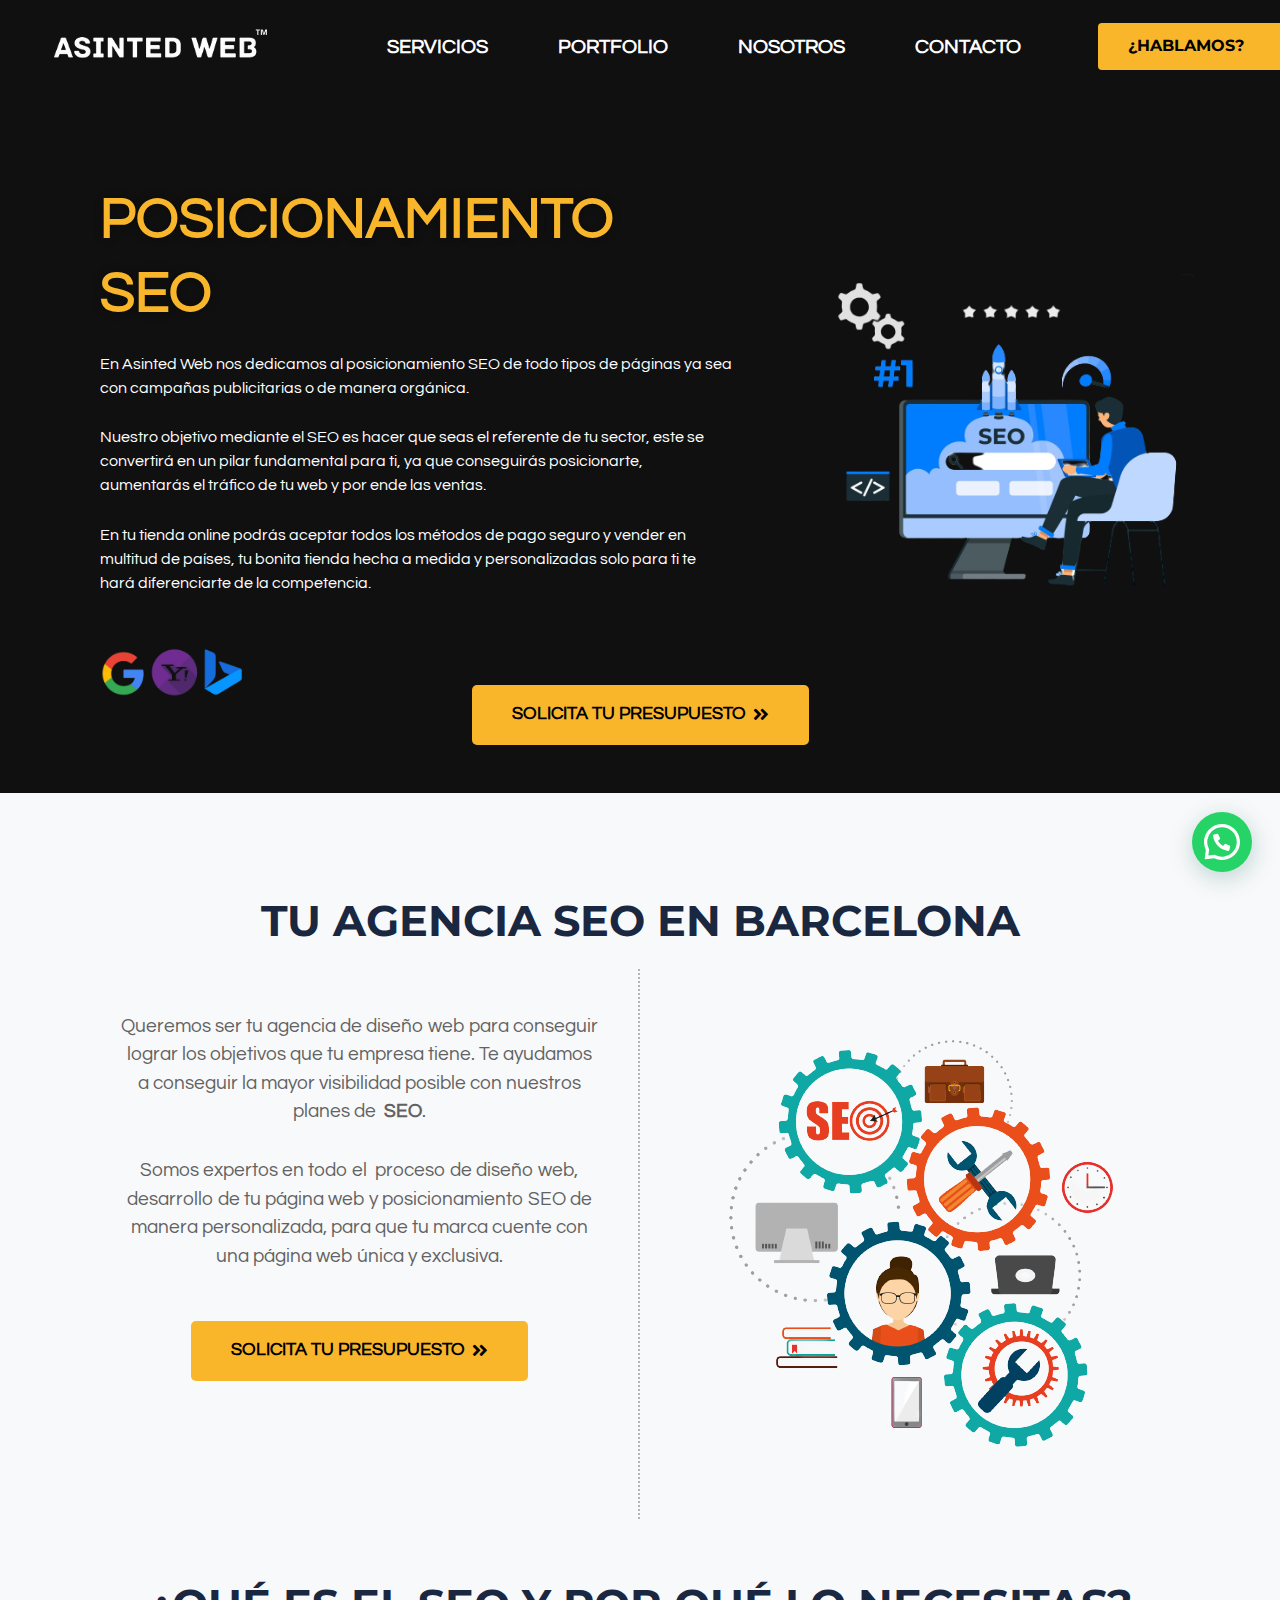
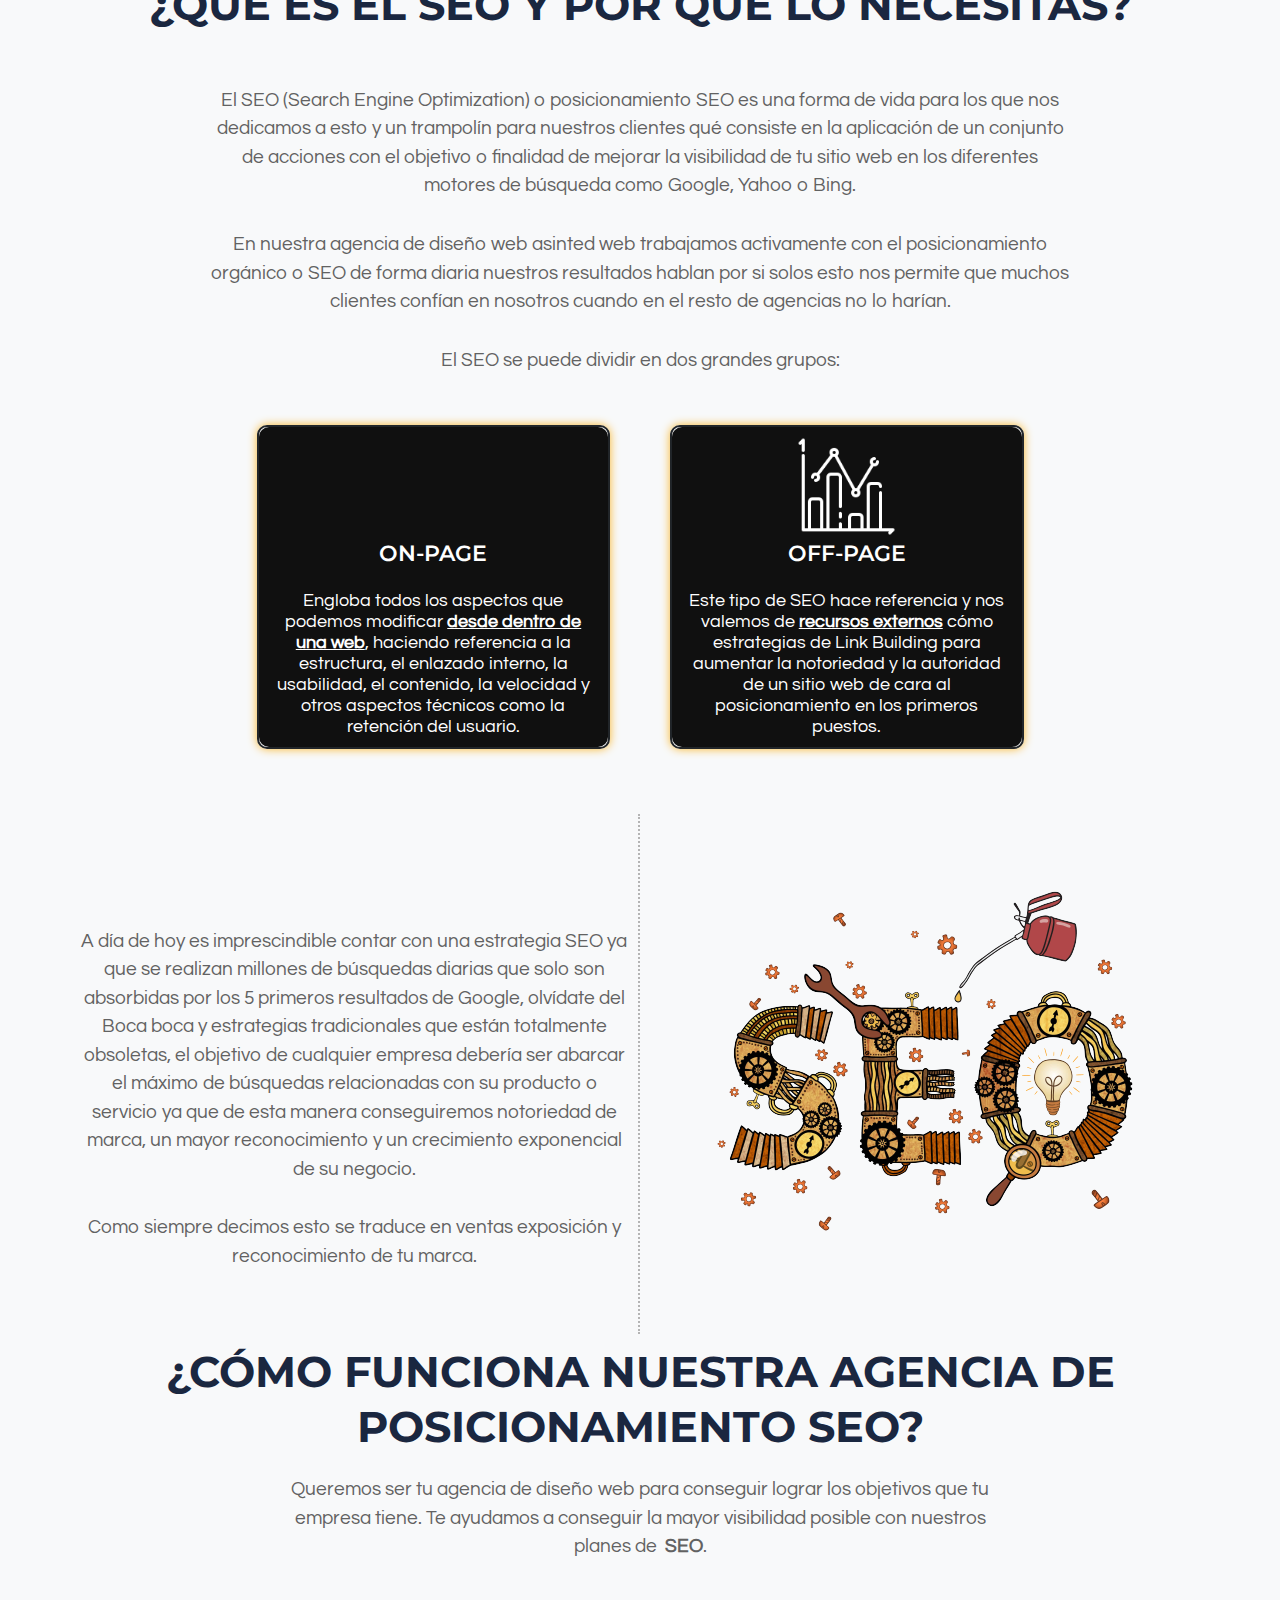
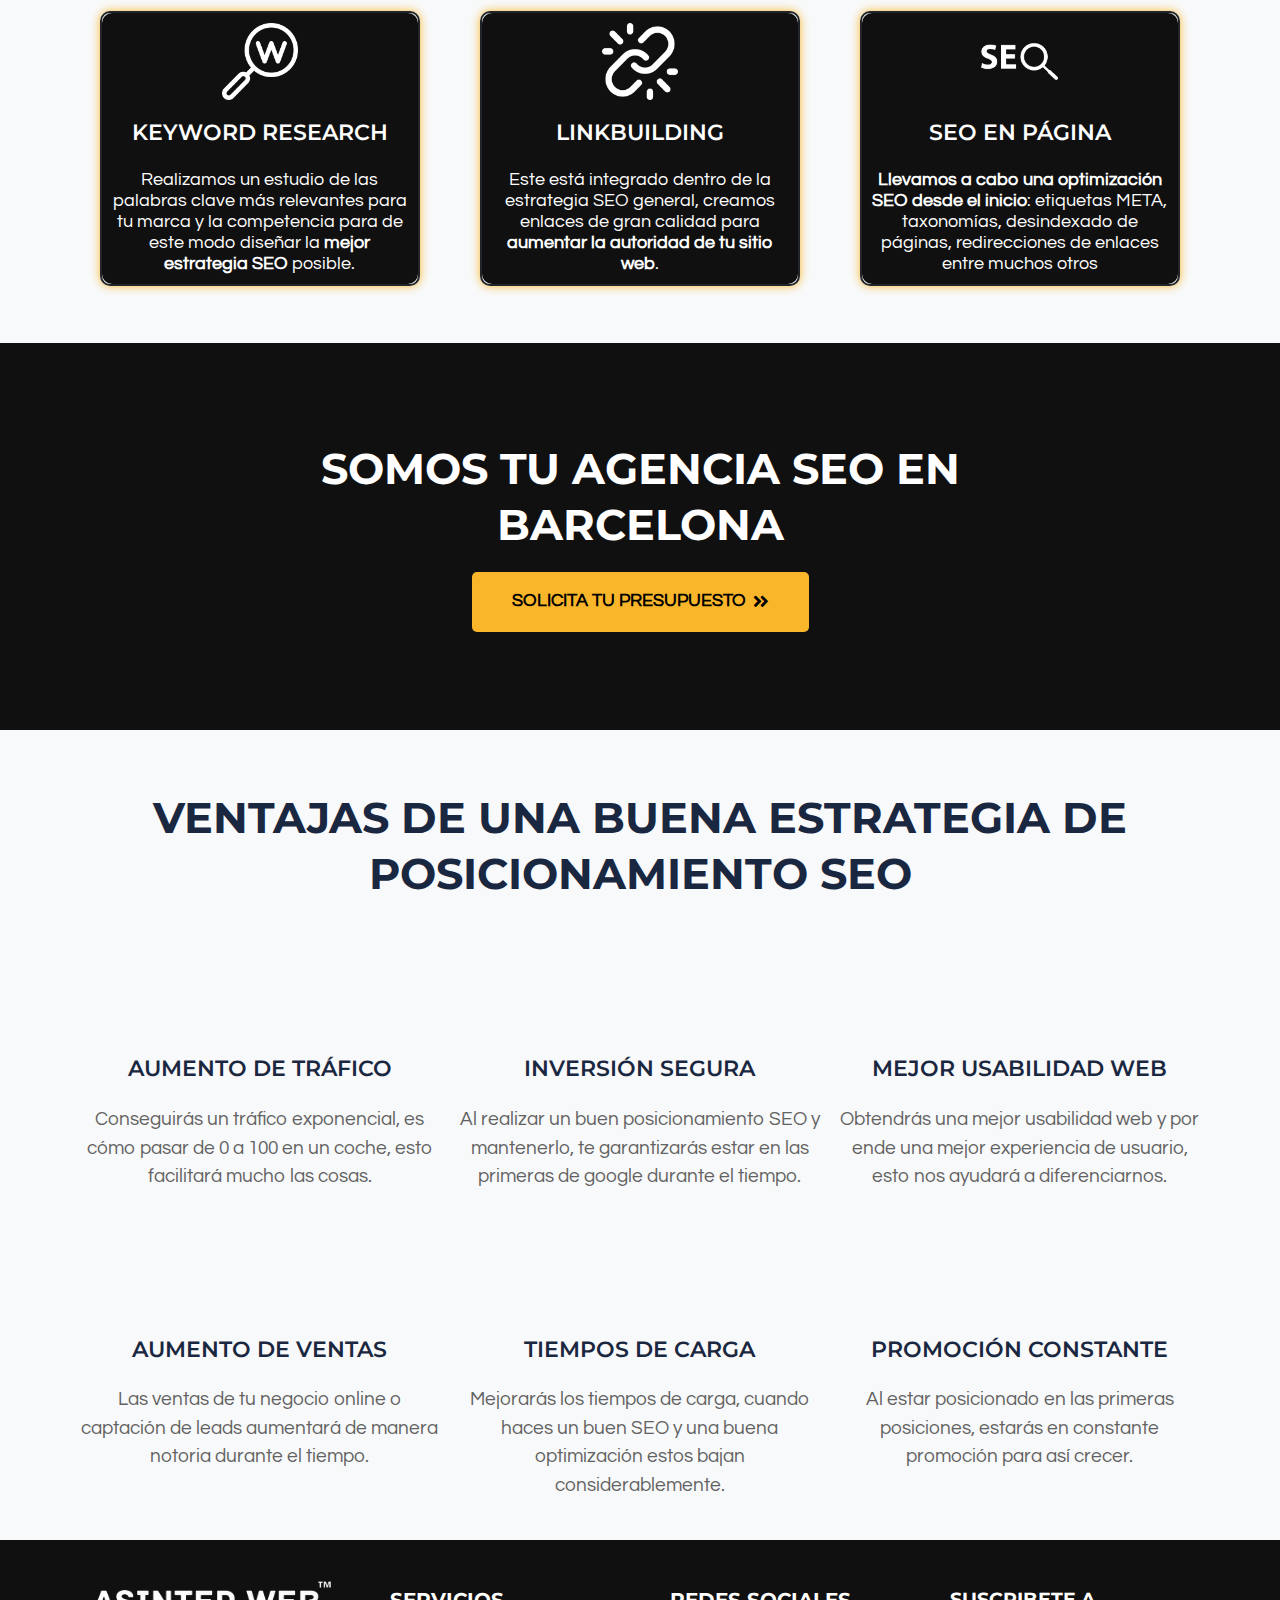
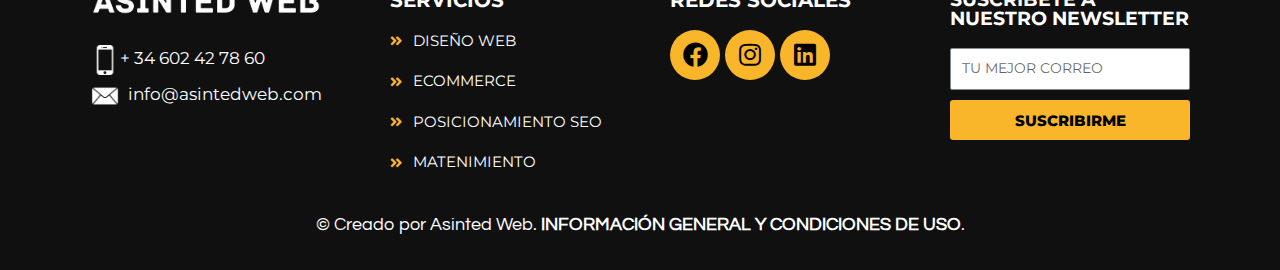
<file: seo.html>
<!DOCTYPE html>
<html lang="es">
<head>
<meta charset="UTF-8">
<meta name="viewport" content="width=device-width, initial-scale=1">
<link rel="profile" href="https://gmpg.org/xfn/11">

<title>SEO &#8211; ASINTED WEB</title>
<meta name='robots' content='noindex, nofollow' />
<link rel="alternate" type="application/rss+xml" title="ASINTED WEB &raquo; Feed" href="https://asintedweb.com/feed/" />
<link rel="alternate" type="application/rss+xml" title="ASINTED WEB &raquo; Feed de los comentarios" href="https://asintedweb.com/comments/feed/" />
<script>
window._wpemojiSettings = {"baseUrl":"https:\/\/s.w.org\/images\/core\/emoji\/14.0.0\/72x72\/","ext":".png","svgUrl":"https:\/\/s.w.org\/images\/core\/emoji\/14.0.0\/svg\/","svgExt":".svg","source":{"concatemoji":"https:\/\/asintedweb.com\/wp-includes\/js\/wp-emoji-release.min.js?ver=6.2"}};
/*! This file is auto-generated */
!function(e,a,t){var n,r,o,i=a.createElement("canvas"),p=i.getContext&&i.getContext("2d");function s(e,t){p.clearRect(0,0,i.width,i.height),p.fillText(e,0,0);e=i.toDataURL();return p.clearRect(0,0,i.width,i.height),p.fillText(t,0,0),e===i.toDataURL()}function c(e){var t=a.createElement("script");t.src=e,t.defer=t.type="text/javascript",a.getElementsByTagName("head")[0].appendChild(t)}for(o=Array("flag","emoji"),t.supports={everything:!0,everythingExceptFlag:!0},r=0;r<o.length;r++)t.supports[o[r]]=function(e){if(p&&p.fillText)switch(p.textBaseline="top",p.font="600 32px Arial",e){case"flag":return s("\ud83c\udff3\ufe0f\u200d\u26a7\ufe0f","\ud83c\udff3\ufe0f\u200b\u26a7\ufe0f")?!1:!s("\ud83c\uddfa\ud83c\uddf3","\ud83c\uddfa\u200b\ud83c\uddf3")&&!s("\ud83c\udff4\udb40\udc67\udb40\udc62\udb40\udc65\udb40\udc6e\udb40\udc67\udb40\udc7f","\ud83c\udff4\u200b\udb40\udc67\u200b\udb40\udc62\u200b\udb40\udc65\u200b\udb40\udc6e\u200b\udb40\udc67\u200b\udb40\udc7f");case"emoji":return!s("\ud83e\udef1\ud83c\udffb\u200d\ud83e\udef2\ud83c\udfff","\ud83e\udef1\ud83c\udffb\u200b\ud83e\udef2\ud83c\udfff")}return!1}(o[r]),t.supports.everything=t.supports.everything&&t.supports[o[r]],"flag"!==o[r]&&(t.supports.everythingExceptFlag=t.supports.everythingExceptFlag&&t.supports[o[r]]);t.supports.everythingExceptFlag=t.supports.everythingExceptFlag&&!t.supports.flag,t.DOMReady=!1,t.readyCallback=function(){t.DOMReady=!0},t.supports.everything||(n=function(){t.readyCallback()},a.addEventListener?(a.addEventListener("DOMContentLoaded",n,!1),e.addEventListener("load",n,!1)):(e.attachEvent("onload",n),a.attachEvent("onreadystatechange",function(){"complete"===a.readyState&&t.readyCallback()})),(e=t.source||{}).concatemoji?c(e.concatemoji):e.wpemoji&&e.twemoji&&(c(e.twemoji),c(e.wpemoji)))}(window,document,window._wpemojiSettings);
</script>
<style>
img.wp-smiley,
img.emoji {
	display: inline !important;
	border: none !important;
	box-shadow: none !important;
	height: 1em !important;
	width: 1em !important;
	margin: 0 0.07em !important;
	vertical-align: -0.1em !important;
	background: none !important;
	padding: 0 !important;
}
</style>
	<link rel='stylesheet' href='./css/astra-assets-css-minified-main.min.css'>
<style id='astra-theme-css-inline-css'>
:root{--ast-container-default-xlg-padding:3em;--ast-container-default-lg-padding:3em;--ast-container-default-slg-padding:2em;--ast-container-default-md-padding:3em;--ast-container-default-sm-padding:3em;--ast-container-default-xs-padding:2.4em;--ast-container-default-xxs-padding:1.8em;}html{font-size:93.75%;}a{color:var(--ast-global-color-0);}a:hover,a:focus{color:var(--ast-global-color-1);}body,button,input,select,textarea,.ast-button,.ast-custom-button{font-family:-apple-system,BlinkMacSystemFont,Segoe UI,Roboto,Oxygen-Sans,Ubuntu,Cantarell,Helvetica Neue,sans-serif;font-weight:inherit;font-size:15px;font-size:1rem;}blockquote{color:var(--ast-global-color-3);}.site-title{font-size:35px;font-size:2.3333333333333rem;display:block;}.ast-archive-description .ast-archive-title{font-size:40px;font-size:2.6666666666667rem;}.site-header .site-description{font-size:15px;font-size:1rem;display:none;}.entry-title{font-size:30px;font-size:2rem;}h1,.entry-content h1{font-size:40px;font-size:2.6666666666667rem;}h2,.entry-content h2{font-size:30px;font-size:2rem;}h3,.entry-content h3{font-size:25px;font-size:1.6666666666667rem;}h4,.entry-content h4{font-size:20px;font-size:1.3333333333333rem;}h5,.entry-content h5{font-size:18px;font-size:1.2rem;}h6,.entry-content h6{font-size:15px;font-size:1rem;}.ast-single-post .entry-title,.page-title{font-size:30px;font-size:2rem;}::selection{background-color:var(--ast-global-color-0);color:#ffffff;}body,h1,.entry-title a,.entry-content h1,h2,.entry-content h2,h3,.entry-content h3,h4,.entry-content h4,h5,.entry-content h5,h6,.entry-content h6{color:var(--ast-global-color-3);}.tagcloud a:hover,.tagcloud a:focus,.tagcloud a.current-item{color:#ffffff;border-color:var(--ast-global-color-0);background-color:var(--ast-global-color-0);}input:focus,input[type="text"]:focus,input[type="email"]:focus,input[type="url"]:focus,input[type="password"]:focus,input[type="reset"]:focus,input[type="search"]:focus,textarea:focus{border-color:var(--ast-global-color-0);}input[type="radio"]:checked,input[type=reset],input[type="checkbox"]:checked,input[type="checkbox"]:hover:checked,input[type="checkbox"]:focus:checked,input[type=range]::-webkit-slider-thumb{border-color:var(--ast-global-color-0);background-color:var(--ast-global-color-0);box-shadow:none;}.site-footer a:hover + .post-count,.site-footer a:focus + .post-count{background:var(--ast-global-color-0);border-color:var(--ast-global-color-0);}.single .nav-links .nav-previous,.single .nav-links .nav-next{color:var(--ast-global-color-0);}.entry-meta,.entry-meta *{line-height:1.45;color:var(--ast-global-color-0);}.entry-meta a:hover,.entry-meta a:hover *,.entry-meta a:focus,.entry-meta a:focus *,.page-links > .page-link,.page-links .page-link:hover,.post-navigation a:hover{color:var(--ast-global-color-1);}#cat option,.secondary .calendar_wrap thead a,.secondary .calendar_wrap thead a:visited{color:var(--ast-global-color-0);}.secondary .calendar_wrap #today,.ast-progress-val span{background:var(--ast-global-color-0);}.secondary a:hover + .post-count,.secondary a:focus + .post-count{background:var(--ast-global-color-0);border-color:var(--ast-global-color-0);}.calendar_wrap #today > a{color:#ffffff;}.page-links .page-link,.single .post-navigation a{color:var(--ast-global-color-0);}.ast-archive-title{color:var(--ast-global-color-2);}.widget-title{font-size:21px;font-size:1.4rem;color:var(--ast-global-color-2);}.ast-single-post .entry-content a,.ast-comment-content a:not(.ast-comment-edit-reply-wrap a){text-decoration:underline;}.ast-single-post .wp-block-button .wp-block-button__link,.ast-single-post .elementor-button-wrapper .elementor-button,.ast-single-post .entry-content .uagb-tab a,.ast-single-post .entry-content .uagb-ifb-cta a,.ast-single-post .entry-content .wp-block-uagb-buttons a,.ast-single-post .entry-content .uabb-module-content a,.ast-single-post .entry-content .uagb-post-grid a,.ast-single-post .entry-content .uagb-timeline a,.ast-single-post .entry-content .uagb-toc__wrap a,.ast-single-post .entry-content .uagb-taxomony-box a,.ast-single-post .entry-content .woocommerce a,.entry-content .wp-block-latest-posts > li > a{text-decoration:none;}.ast-logo-title-inline .site-logo-img{padding-right:1em;}.ast-page-builder-template .hentry {margin: 0;}.ast-page-builder-template .site-content > .ast-container {max-width: 100%;padding: 0;}.ast-page-builder-template .site-content #primary {padding: 0;margin: 0;}.ast-page-builder-template .no-results {text-align: center;margin: 4em auto;}.ast-page-builder-template .ast-pagination {padding: 2em;}.ast-page-builder-template .entry-header.ast-no-title.ast-no-thumbnail {margin-top: 0;}.ast-page-builder-template .entry-header.ast-header-without-markup {margin-top: 0;margin-bottom: 0;}.ast-page-builder-template .entry-header.ast-no-title.ast-no-meta {margin-bottom: 0;}.ast-page-builder-template.single .post-navigation {padding-bottom: 2em;}.ast-page-builder-template.single-post .site-content > .ast-container {max-width: 100%;}.ast-page-builder-template .entry-header {margin-top: 2em;margin-left: auto;margin-right: auto;}.ast-page-builder-template .ast-archive-description {margin: 2em auto 0;padding-left: 20px;padding-right: 20px;}.ast-page-builder-template .ast-row {margin-left: 0;margin-right: 0;}.single.ast-page-builder-template .entry-header + .entry-content {margin-bottom: 2em;}@media(min-width: 921px) {.ast-page-builder-template.archive.ast-right-sidebar .ast-row article,.ast-page-builder-template.archive.ast-left-sidebar .ast-row article {padding-left: 0;padding-right: 0;}}@media (max-width:921px){#ast-desktop-header{display:none;}}@media (min-width:921px){#ast-mobile-header{display:none;}}.wp-block-buttons.aligncenter{justify-content:center;}@media (max-width:921px){.ast-theme-transparent-header #primary,.ast-theme-transparent-header #secondary{padding:0;}}@media (max-width:921px){.ast-plain-container.ast-no-sidebar #primary{padding:0;}}.ast-plain-container.ast-no-sidebar #primary{margin-top:0;margin-bottom:0;}@media (min-width:1200px){.ast-plain-container.ast-no-sidebar #primary{margin-top:60px;margin-bottom:60px;}}.wp-block-button.is-style-outline .wp-block-button__link{border-color:var(--ast-global-color-0);}.wp-block-button.is-style-outline > .wp-block-button__link:not(.has-text-color),.wp-block-button.wp-block-button__link.is-style-outline:not(.has-text-color){color:var(--ast-global-color-0);}.wp-block-button.is-style-outline .wp-block-button__link:hover,.wp-block-button.is-style-outline .wp-block-button__link:focus{color:#ffffff !important;background-color:var(--ast-global-color-1);border-color:var(--ast-global-color-1);}.post-page-numbers.current .page-link,.ast-pagination .page-numbers.current{color:#ffffff;border-color:var(--ast-global-color-0);background-color:var(--ast-global-color-0);border-radius:2px;}h1.widget-title{font-weight:inherit;}h2.widget-title{font-weight:inherit;}h3.widget-title{font-weight:inherit;}#page{display:flex;flex-direction:column;min-height:100vh;}.ast-404-layout-1 h1.page-title{color:var(--ast-global-color-2);}.single .post-navigation a{line-height:1em;height:inherit;}.error-404 .page-sub-title{font-size:1.5rem;font-weight:inherit;}.search .site-content .content-area .search-form{margin-bottom:0;}#page .site-content{flex-grow:1;}.widget{margin-bottom:3.5em;}#secondary li{line-height:1.5em;}#secondary .wp-block-group h2{margin-bottom:0.7em;}#secondary h2{font-size:1.7rem;}.ast-separate-container .ast-article-post,.ast-separate-container .ast-article-single,.ast-separate-container .ast-comment-list li.depth-1,.ast-separate-container .comment-respond{padding:3em;}.ast-separate-container .ast-comment-list li.depth-1,.hentry{margin-bottom:2em;}.ast-separate-container .ast-archive-description,.ast-separate-container .ast-author-box{background-color:var(--ast-global-color-5);border-bottom:1px solid var(--ast-border-color);}.ast-separate-container .comments-title{padding:2em 2em 0 2em;}.ast-page-builder-template .comment-form-textarea,.ast-comment-formwrap .ast-grid-common-col{padding:0;}.ast-comment-formwrap{padding:0 20px;display:inline-flex;column-gap:20px;}.archive.ast-page-builder-template .entry-header{margin-top:2em;}.ast-page-builder-template .ast-comment-formwrap{width:100%;}.entry-title{margin-bottom:0.5em;}.ast-archive-description .ast-archive-title{margin-bottom:10px;text-transform:capitalize;}.ast-archive-description p{font-size:inherit;font-weight:inherit;line-height:inherit;}@media (min-width:921px){.ast-left-sidebar.ast-page-builder-template #secondary,.archive.ast-right-sidebar.ast-page-builder-template .site-main{padding-left:20px;padding-right:20px;}}@media (max-width:544px){.ast-comment-formwrap.ast-row{column-gap:10px;}}@media (min-width:1201px){.ast-separate-container .ast-article-post,.ast-separate-container .ast-article-single,.ast-separate-container .ast-archive-description,.ast-separate-container .ast-author-box,.ast-separate-container .ast-404-layout-1,.ast-separate-container .no-results{padding:3em;}}@media (max-width:921px){.ast-separate-container #primary,.ast-separate-container #secondary{padding:1.5em 0;}#primary,#secondary{padding:1.5em 0;margin:0;}.ast-left-sidebar #content > .ast-container{display:flex;flex-direction:column-reverse;width:100%;}}@media (min-width:922px){.ast-separate-container.ast-right-sidebar #primary,.ast-separate-container.ast-left-sidebar #primary{border:0;}.search-no-results.ast-separate-container #primary{margin-bottom:4em;}}.wp-block-button .wp-block-button__link{color:#ffffff;}.wp-block-button .wp-block-button__link:hover,.wp-block-button .wp-block-button__link:focus{color:#ffffff;background-color:var(--ast-global-color-1);border-color:var(--ast-global-color-1);}.wp-block-button .wp-block-button__link,.wp-block-search .wp-block-search__button,body .wp-block-file .wp-block-file__button{border-color:var(--ast-global-color-0);background-color:var(--ast-global-color-0);color:#ffffff;font-family:inherit;font-weight:inherit;line-height:1;border-radius:2px;padding-top:15px;padding-right:30px;padding-bottom:15px;padding-left:30px;}@media (max-width:921px){.wp-block-button .wp-block-button__link,.wp-block-search .wp-block-search__button,body .wp-block-file .wp-block-file__button{padding-top:14px;padding-right:28px;padding-bottom:14px;padding-left:28px;}}@media (max-width:544px){.wp-block-button .wp-block-button__link,.wp-block-search .wp-block-search__button,body .wp-block-file .wp-block-file__button{padding-top:12px;padding-right:24px;padding-bottom:12px;padding-left:24px;}}.menu-toggle,button,.ast-button,.ast-custom-button,.button,input#submit,input[type="button"],input[type="submit"],input[type="reset"],form[CLASS*="wp-block-search__"].wp-block-search .wp-block-search__inside-wrapper .wp-block-search__button,body .wp-block-file .wp-block-file__button,.search .search-submit{border-style:solid;border-top-width:0;border-right-width:0;border-left-width:0;border-bottom-width:0;color:#ffffff;border-color:var(--ast-global-color-0);background-color:var(--ast-global-color-0);border-radius:2px;padding-top:15px;padding-right:30px;padding-bottom:15px;padding-left:30px;font-family:inherit;font-weight:inherit;line-height:1;}button:focus,.menu-toggle:hover,button:hover,.ast-button:hover,.ast-custom-button:hover .button:hover,.ast-custom-button:hover ,input[type=reset]:hover,input[type=reset]:focus,input#submit:hover,input#submit:focus,input[type="button"]:hover,input[type="button"]:focus,input[type="submit"]:hover,input[type="submit"]:focus,form[CLASS*="wp-block-search__"].wp-block-search .wp-block-search__inside-wrapper .wp-block-search__button:hover,form[CLASS*="wp-block-search__"].wp-block-search .wp-block-search__inside-wrapper .wp-block-search__button:focus,body .wp-block-file .wp-block-file__button:hover,body .wp-block-file .wp-block-file__button:focus{color:#ffffff;background-color:var(--ast-global-color-1);border-color:var(--ast-global-color-1);}form[CLASS*="wp-block-search__"].wp-block-search .wp-block-search__inside-wrapper .wp-block-search__button.has-icon{padding-top:calc(15px - 3px);padding-right:calc(30px - 3px);padding-bottom:calc(15px - 3px);padding-left:calc(30px - 3px);}@media (min-width:544px){.ast-container{max-width:100%;}}@media (max-width:544px){.ast-separate-container .ast-article-post,.ast-separate-container .ast-article-single,.ast-separate-container .comments-title,.ast-separate-container .ast-archive-description{padding:1.5em 1em;}.ast-separate-container #content .ast-container{padding-left:0.54em;padding-right:0.54em;}.ast-separate-container .ast-comment-list li.depth-1{padding:1.5em 1em;margin-bottom:1.5em;}.ast-separate-container .ast-comment-list .bypostauthor{padding:.5em;}.ast-search-menu-icon.ast-dropdown-active .search-field{width:170px;}.menu-toggle,button,.ast-button,.button,input#submit,input[type="button"],input[type="submit"],input[type="reset"]{padding-top:12px;padding-right:24px;padding-bottom:12px;padding-left:24px;}}@media (max-width:921px){.menu-toggle,button,.ast-button,.button,input#submit,input[type="button"],input[type="submit"],input[type="reset"]{padding-top:14px;padding-right:28px;padding-bottom:14px;padding-left:28px;}.ast-mobile-header-stack .main-header-bar .ast-search-menu-icon{display:inline-block;}.ast-header-break-point.ast-header-custom-item-outside .ast-mobile-header-stack .main-header-bar .ast-search-icon{margin:0;}.ast-comment-avatar-wrap img{max-width:2.5em;}.ast-separate-container .ast-comment-list li.depth-1{padding:1.5em 2.14em;}.ast-separate-container .comment-respond{padding:2em 2.14em;}.ast-comment-meta{padding:0 1.8888em 1.3333em;}}@media (max-width:921px){.site-title{display:block;}.ast-archive-description .ast-archive-title{font-size:40px;}.site-header .site-description{display:none;}.entry-title{font-size:30px;}h1,.entry-content h1{font-size:30px;}h2,.entry-content h2{font-size:25px;}h3,.entry-content h3{font-size:20px;}.ast-single-post .entry-title,.page-title{font-size:30px;}}@media (max-width:544px){.site-title{display:block;}.ast-archive-description .ast-archive-title{font-size:40px;}.site-header .site-description{display:none;}.entry-title{font-size:30px;}h1,.entry-content h1{font-size:30px;}h2,.entry-content h2{font-size:25px;}h3,.entry-content h3{font-size:20px;}.ast-single-post .entry-title,.page-title{font-size:30px;}}@media (max-width:921px){html{font-size:85.5%;}}@media (max-width:544px){html{font-size:85.5%;}}@media (min-width:922px){.ast-container{max-width:1240px;}}@media (min-width:922px){.site-content .ast-container{display:flex;}}@media (max-width:921px){.site-content .ast-container{flex-direction:column;}}@media (min-width:922px){.main-header-menu .sub-menu .menu-item.ast-left-align-sub-menu:hover > .sub-menu,.main-header-menu .sub-menu .menu-item.ast-left-align-sub-menu.focus > .sub-menu{margin-left:-0px;}}blockquote,cite {font-style: initial;}.wp-block-file {display: flex;align-items: center;flex-wrap: wrap;justify-content: space-between;}.wp-block-pullquote {border: none;}.wp-block-pullquote blockquote::before {content: "\201D";font-family: "Helvetica",sans-serif;display: flex;transform: rotate( 180deg );font-size: 6rem;font-style: normal;line-height: 1;font-weight: bold;align-items: center;justify-content: center;}.has-text-align-right > blockquote::before {justify-content: flex-start;}.has-text-align-left > blockquote::before {justify-content: flex-end;}figure.wp-block-pullquote.is-style-solid-color blockquote {max-width: 100%;text-align: inherit;}html body {--wp--custom--ast-default-block-top-padding: 3em;--wp--custom--ast-default-block-right-padding: 3em;--wp--custom--ast-default-block-bottom-padding: 3em;--wp--custom--ast-default-block-left-padding: 3em;--wp--custom--ast-container-width: 1200px;--wp--custom--ast-content-width-size: 1200px;--wp--custom--ast-wide-width-size: calc(1200px + var(--wp--custom--ast-default-block-left-padding) + var(--wp--custom--ast-default-block-right-padding));}@media(max-width: 921px) {html body {--wp--custom--ast-default-block-top-padding: 3em;--wp--custom--ast-default-block-right-padding: 2em;--wp--custom--ast-default-block-bottom-padding: 3em;--wp--custom--ast-default-block-left-padding: 2em;}}@media(max-width: 544px) {html body {--wp--custom--ast-default-block-top-padding: 3em;--wp--custom--ast-default-block-right-padding: 1.5em;--wp--custom--ast-default-block-bottom-padding: 3em;--wp--custom--ast-default-block-left-padding: 1.5em;}}.entry-content > .wp-block-group,.entry-content > .wp-block-cover,.entry-content > .wp-block-columns {padding-top: var(--wp--custom--ast-default-block-top-padding);padding-right: var(--wp--custom--ast-default-block-right-padding);padding-bottom: var(--wp--custom--ast-default-block-bottom-padding);padding-left: var(--wp--custom--ast-default-block-left-padding);}.ast-plain-container.ast-no-sidebar .entry-content > .alignfull,.ast-page-builder-template .ast-no-sidebar .entry-content > .alignfull {margin-left: calc( -50vw + 50%);margin-right: calc( -50vw + 50%);max-width: 100vw;width: 100vw;}.ast-plain-container.ast-no-sidebar .entry-content .alignfull .alignfull,.ast-page-builder-template.ast-no-sidebar .entry-content .alignfull .alignfull,.ast-plain-container.ast-no-sidebar .entry-content .alignfull .alignwide,.ast-page-builder-template.ast-no-sidebar .entry-content .alignfull .alignwide,.ast-plain-container.ast-no-sidebar .entry-content .alignwide .alignfull,.ast-page-builder-template.ast-no-sidebar .entry-content .alignwide .alignfull,.ast-plain-container.ast-no-sidebar .entry-content .alignwide .alignwide,.ast-page-builder-template.ast-no-sidebar .entry-content .alignwide .alignwide,.ast-plain-container.ast-no-sidebar .entry-content .wp-block-column .alignfull,.ast-page-builder-template.ast-no-sidebar .entry-content .wp-block-column .alignfull,.ast-plain-container.ast-no-sidebar .entry-content .wp-block-column .alignwide,.ast-page-builder-template.ast-no-sidebar .entry-content .wp-block-column .alignwide {margin-left: auto;margin-right: auto;width: 100%;}[ast-blocks-layout] .wp-block-separator:not(.is-style-dots) {height: 0;}[ast-blocks-layout] .wp-block-separator {margin: 20px auto;}[ast-blocks-layout] .wp-block-separator:not(.is-style-wide):not(.is-style-dots) {max-width: 100px;}[ast-blocks-layout] .wp-block-separator.has-background {padding: 0;}.entry-content[ast-blocks-layout] > * {max-width: var(--wp--custom--ast-content-width-size);margin-left: auto;margin-right: auto;}.entry-content[ast-blocks-layout] > .alignwide {max-width: var(--wp--custom--ast-wide-width-size);}.entry-content[ast-blocks-layout] .alignfull {max-width: none;}.entry-content .wp-block-columns {margin-bottom: 0;}blockquote {margin: 1.5em;border: none;}.wp-block-quote:not(.has-text-align-right):not(.has-text-align-center) {border-left: 5px solid rgba(0,0,0,0.05);}.has-text-align-right > blockquote,blockquote.has-text-align-right {border-right: 5px solid rgba(0,0,0,0.05);}.has-text-align-left > blockquote,blockquote.has-text-align-left {border-left: 5px solid rgba(0,0,0,0.05);}.wp-block-site-tagline,.wp-block-latest-posts .read-more {margin-top: 15px;}.wp-block-loginout p label {display: block;}.wp-block-loginout p:not(.login-remember):not(.login-submit) input {width: 100%;}.wp-block-loginout input:focus {border-color: transparent;}.wp-block-loginout input:focus {outline: thin dotted;}.entry-content .wp-block-media-text .wp-block-media-text__content {padding: 0 0 0 8%;}.entry-content .wp-block-media-text.has-media-on-the-right .wp-block-media-text__content {padding: 0 8% 0 0;}.entry-content .wp-block-media-text.has-background .wp-block-media-text__content {padding: 8%;}.entry-content .wp-block-cover:not([class*="background-color"]) .wp-block-cover__inner-container,.entry-content .wp-block-cover:not([class*="background-color"]) .wp-block-cover-image-text,.entry-content .wp-block-cover:not([class*="background-color"]) .wp-block-cover-text,.entry-content .wp-block-cover-image:not([class*="background-color"]) .wp-block-cover__inner-container,.entry-content .wp-block-cover-image:not([class*="background-color"]) .wp-block-cover-image-text,.entry-content .wp-block-cover-image:not([class*="background-color"]) .wp-block-cover-text {color: var(--ast-global-color-5);}.wp-block-loginout .login-remember input {width: 1.1rem;height: 1.1rem;margin: 0 5px 4px 0;vertical-align: middle;}.wp-block-latest-posts > li > *:first-child,.wp-block-latest-posts:not(.is-grid) > li:first-child {margin-top: 0;}.wp-block-search__inside-wrapper .wp-block-search__input {padding: 0 10px;color: var(--ast-global-color-3);background: var(--ast-global-color-5);border-color: var(--ast-border-color);}.wp-block-latest-posts .read-more {margin-bottom: 1.5em;}.wp-block-search__no-button .wp-block-search__inside-wrapper .wp-block-search__input {padding-top: 5px;padding-bottom: 5px;}.wp-block-latest-posts .wp-block-latest-posts__post-date,.wp-block-latest-posts .wp-block-latest-posts__post-author {font-size: 1rem;}.wp-block-latest-posts > li > *,.wp-block-latest-posts:not(.is-grid) > li {margin-top: 12px;margin-bottom: 12px;}.ast-page-builder-template .entry-content[ast-blocks-layout] > *,.ast-page-builder-template .entry-content[ast-blocks-layout] > .alignfull > * {max-width: none;}.ast-page-builder-template .entry-content[ast-blocks-layout] > .alignwide > * {max-width: var(--wp--custom--ast-wide-width-size);}.ast-page-builder-template .entry-content[ast-blocks-layout] > .inherit-container-width > *,.ast-page-builder-template .entry-content[ast-blocks-layout] > * > *,.entry-content[ast-blocks-layout] > .wp-block-cover .wp-block-cover__inner-container {max-width: var(--wp--custom--ast-content-width-size);margin-left: auto;margin-right: auto;}.entry-content[ast-blocks-layout] .wp-block-cover:not(.alignleft):not(.alignright) {width: auto;}@media(max-width: 1200px) {.ast-separate-container .entry-content > .alignfull,.ast-separate-container .entry-content[ast-blocks-layout] > .alignwide,.ast-plain-container .entry-content[ast-blocks-layout] > .alignwide,.ast-plain-container .entry-content .alignfull {margin-left: calc(-1 * min(var(--ast-container-default-xlg-padding),20px)) ;margin-right: calc(-1 * min(var(--ast-container-default-xlg-padding),20px));}}@media(min-width: 1201px) {.ast-separate-container .entry-content > .alignfull {margin-left: calc(-1 * var(--ast-container-default-xlg-padding) );margin-right: calc(-1 * var(--ast-container-default-xlg-padding) );}.ast-separate-container .entry-content[ast-blocks-layout] > .alignwide,.ast-plain-container .entry-content[ast-blocks-layout] > .alignwide {margin-left: calc(-1 * var(--wp--custom--ast-default-block-left-padding) );margin-right: calc(-1 * var(--wp--custom--ast-default-block-right-padding) );}}@media(min-width: 921px) {.ast-separate-container .entry-content .wp-block-group.alignwide:not(.inherit-container-width) > :where(:not(.alignleft):not(.alignright)),.ast-plain-container .entry-content .wp-block-group.alignwide:not(.inherit-container-width) > :where(:not(.alignleft):not(.alignright)) {max-width: calc( var(--wp--custom--ast-content-width-size) + 80px );}.ast-plain-container.ast-right-sidebar .entry-content[ast-blocks-layout] .alignfull,.ast-plain-container.ast-left-sidebar .entry-content[ast-blocks-layout] .alignfull {margin-left: -60px;margin-right: -60px;}}@media(min-width: 544px) {.entry-content > .alignleft {margin-right: 20px;}.entry-content > .alignright {margin-left: 20px;}}@media (max-width:544px){.wp-block-columns .wp-block-column:not(:last-child){margin-bottom:20px;}.wp-block-latest-posts{margin:0;}}@media( max-width: 600px ) {.entry-content .wp-block-media-text .wp-block-media-text__content,.entry-content .wp-block-media-text.has-media-on-the-right .wp-block-media-text__content {padding: 8% 0 0;}.entry-content .wp-block-media-text.has-background .wp-block-media-text__content {padding: 8%;}}:root .has-ast-global-color-0-color{color:var(--ast-global-color-0);}:root .has-ast-global-color-0-background-color{background-color:var(--ast-global-color-0);}:root .wp-block-button .has-ast-global-color-0-color{color:var(--ast-global-color-0);}:root .wp-block-button .has-ast-global-color-0-background-color{background-color:var(--ast-global-color-0);}:root .has-ast-global-color-1-color{color:var(--ast-global-color-1);}:root .has-ast-global-color-1-background-color{background-color:var(--ast-global-color-1);}:root .wp-block-button .has-ast-global-color-1-color{color:var(--ast-global-color-1);}:root .wp-block-button .has-ast-global-color-1-background-color{background-color:var(--ast-global-color-1);}:root .has-ast-global-color-2-color{color:var(--ast-global-color-2);}:root .has-ast-global-color-2-background-color{background-color:var(--ast-global-color-2);}:root .wp-block-button .has-ast-global-color-2-color{color:var(--ast-global-color-2);}:root .wp-block-button .has-ast-global-color-2-background-color{background-color:var(--ast-global-color-2);}:root .has-ast-global-color-3-color{color:var(--ast-global-color-3);}:root .has-ast-global-color-3-background-color{background-color:var(--ast-global-color-3);}:root .wp-block-button .has-ast-global-color-3-color{color:var(--ast-global-color-3);}:root .wp-block-button .has-ast-global-color-3-background-color{background-color:var(--ast-global-color-3);}:root .has-ast-global-color-4-color{color:var(--ast-global-color-4);}:root .has-ast-global-color-4-background-color{background-color:var(--ast-global-color-4);}:root .wp-block-button .has-ast-global-color-4-color{color:var(--ast-global-color-4);}:root .wp-block-button .has-ast-global-color-4-background-color{background-color:var(--ast-global-color-4);}:root .has-ast-global-color-5-color{color:var(--ast-global-color-5);}:root .has-ast-global-color-5-background-color{background-color:var(--ast-global-color-5);}:root .wp-block-button .has-ast-global-color-5-color{color:var(--ast-global-color-5);}:root .wp-block-button .has-ast-global-color-5-background-color{background-color:var(--ast-global-color-5);}:root .has-ast-global-color-6-color{color:var(--ast-global-color-6);}:root .has-ast-global-color-6-background-color{background-color:var(--ast-global-color-6);}:root .wp-block-button .has-ast-global-color-6-color{color:var(--ast-global-color-6);}:root .wp-block-button .has-ast-global-color-6-background-color{background-color:var(--ast-global-color-6);}:root .has-ast-global-color-7-color{color:var(--ast-global-color-7);}:root .has-ast-global-color-7-background-color{background-color:var(--ast-global-color-7);}:root .wp-block-button .has-ast-global-color-7-color{color:var(--ast-global-color-7);}:root .wp-block-button .has-ast-global-color-7-background-color{background-color:var(--ast-global-color-7);}:root .has-ast-global-color-8-color{color:var(--ast-global-color-8);}:root .has-ast-global-color-8-background-color{background-color:var(--ast-global-color-8);}:root .wp-block-button .has-ast-global-color-8-color{color:var(--ast-global-color-8);}:root .wp-block-button .has-ast-global-color-8-background-color{background-color:var(--ast-global-color-8);}:root{--ast-global-color-0:#0170B9;--ast-global-color-1:#3a3a3a;--ast-global-color-2:#3a3a3a;--ast-global-color-3:#4B4F58;--ast-global-color-4:#F5F5F5;--ast-global-color-5:#f8f9fa;--ast-global-color-6:#F2F5F7;--ast-global-color-7:#424242;--ast-global-color-8:#000000;}:root {--ast-border-color : var(--ast-global-color-6);}.ast-breadcrumbs .trail-browse,.ast-breadcrumbs .trail-items,.ast-breadcrumbs .trail-items li{display:inline-block;margin:0;padding:0;border:none;background:inherit;text-indent:0;}.ast-breadcrumbs .trail-browse{font-size:inherit;font-style:inherit;font-weight:inherit;color:inherit;}.ast-breadcrumbs .trail-items{list-style:none;}.trail-items li::after{padding:0 0.3em;content:"\00bb";}.trail-items li:last-of-type::after{display:none;}h1,.entry-content h1,h2,.entry-content h2,h3,.entry-content h3,h4,.entry-content h4,h5,.entry-content h5,h6,.entry-content h6{color:var(--ast-global-color-2);}.entry-title a{color:var(--ast-global-color-2);}@media (max-width:921px){.ast-builder-grid-row-container.ast-builder-grid-row-tablet-3-firstrow .ast-builder-grid-row > *:first-child,.ast-builder-grid-row-container.ast-builder-grid-row-tablet-3-lastrow .ast-builder-grid-row > *:last-child{grid-column:1 / -1;}}@media (max-width:544px){.ast-builder-grid-row-container.ast-builder-grid-row-mobile-3-firstrow .ast-builder-grid-row > *:first-child,.ast-builder-grid-row-container.ast-builder-grid-row-mobile-3-lastrow .ast-builder-grid-row > *:last-child{grid-column:1 / -1;}}.ast-builder-layout-element[data-section="title_tagline"]{display:flex;}@media (max-width:921px){.ast-header-break-point .ast-builder-layout-element[data-section="title_tagline"]{display:flex;}}@media (max-width:544px){.ast-header-break-point .ast-builder-layout-element[data-section="title_tagline"]{display:flex;}}.ast-builder-menu-1{font-family:inherit;font-weight:inherit;}.ast-builder-menu-1 .sub-menu,.ast-builder-menu-1 .inline-on-mobile .sub-menu{border-top-width:2px;border-bottom-width:0;border-right-width:0;border-left-width:0;border-color:var(--ast-global-color-0);border-style:solid;border-radius:0;}.ast-builder-menu-1 .main-header-menu > .menu-item > .sub-menu,.ast-builder-menu-1 .main-header-menu > .menu-item > .astra-full-megamenu-wrapper{margin-top:0;}.ast-desktop .ast-builder-menu-1 .main-header-menu > .menu-item > .sub-menu:before,.ast-desktop .ast-builder-menu-1 .main-header-menu > .menu-item > .astra-full-megamenu-wrapper:before{height:calc( 0px + 5px );}.ast-desktop .ast-builder-menu-1 .menu-item .sub-menu .menu-link{border-style:none;}@media (max-width:921px){.ast-header-break-point .ast-builder-menu-1 .menu-item.menu-item-has-children > .ast-menu-toggle{top:0;}.ast-builder-menu-1 .menu-item-has-children > .menu-link:after{content:unset;}}@media (max-width:544px){.ast-header-break-point .ast-builder-menu-1 .menu-item.menu-item-has-children > .ast-menu-toggle{top:0;}}.ast-builder-menu-1{display:flex;}@media (max-width:921px){.ast-header-break-point .ast-builder-menu-1{display:flex;}}@media (max-width:544px){.ast-header-break-point .ast-builder-menu-1{display:flex;}}.site-below-footer-wrap{padding-top:20px;padding-bottom:20px;}.site-below-footer-wrap[data-section="section-below-footer-builder"]{background-color:#eeeeee;;min-height:80px;}.site-below-footer-wrap[data-section="section-below-footer-builder"] .ast-builder-grid-row{max-width:1200px;margin-left:auto;margin-right:auto;}.site-below-footer-wrap[data-section="section-below-footer-builder"] .ast-builder-grid-row,.site-below-footer-wrap[data-section="section-below-footer-builder"] .site-footer-section{align-items:flex-start;}.site-below-footer-wrap[data-section="section-below-footer-builder"].ast-footer-row-inline .site-footer-section{display:flex;margin-bottom:0;}.ast-builder-grid-row-full .ast-builder-grid-row{grid-template-columns:1fr;}@media (max-width:921px){.site-below-footer-wrap[data-section="section-below-footer-builder"].ast-footer-row-tablet-inline .site-footer-section{display:flex;margin-bottom:0;}.site-below-footer-wrap[data-section="section-below-footer-builder"].ast-footer-row-tablet-stack .site-footer-section{display:block;margin-bottom:10px;}.ast-builder-grid-row-container.ast-builder-grid-row-tablet-full .ast-builder-grid-row{grid-template-columns:1fr;}}@media (max-width:544px){.site-below-footer-wrap[data-section="section-below-footer-builder"].ast-footer-row-mobile-inline .site-footer-section{display:flex;margin-bottom:0;}.site-below-footer-wrap[data-section="section-below-footer-builder"].ast-footer-row-mobile-stack .site-footer-section{display:block;margin-bottom:10px;}.ast-builder-grid-row-container.ast-builder-grid-row-mobile-full .ast-builder-grid-row{grid-template-columns:1fr;}}.site-below-footer-wrap[data-section="section-below-footer-builder"]{display:grid;}@media (max-width:921px){.ast-header-break-point .site-below-footer-wrap[data-section="section-below-footer-builder"]{display:grid;}}@media (max-width:544px){.ast-header-break-point .site-below-footer-wrap[data-section="section-below-footer-builder"]{display:grid;}}.ast-footer-copyright{text-align:center;}.ast-footer-copyright {color:var(--ast-global-color-3);}@media (max-width:921px){.ast-footer-copyright{text-align:center;}}@media (max-width:544px){.ast-footer-copyright{text-align:center;}}.ast-footer-copyright.ast-builder-layout-element{display:flex;}@media (max-width:921px){.ast-header-break-point .ast-footer-copyright.ast-builder-layout-element{display:flex;}}@media (max-width:544px){.ast-header-break-point .ast-footer-copyright.ast-builder-layout-element{display:flex;}}.elementor-widget-heading .elementor-heading-title{margin:0;}.elementor-post.elementor-grid-item.hentry{margin-bottom:0;}.woocommerce div.product .elementor-element.elementor-products-grid .related.products ul.products li.product,.elementor-element .elementor-wc-products .woocommerce[class*='columns-'] ul.products li.product{width:auto;margin:0;float:none;}.elementor-toc__list-wrapper{margin:0;}.ast-left-sidebar .elementor-section.elementor-section-stretched,.ast-right-sidebar .elementor-section.elementor-section-stretched{max-width:100%;left:0 !important;}.elementor-template-full-width .ast-container{display:block;}@media (max-width:544px){.elementor-element .elementor-wc-products .woocommerce[class*="columns-"] ul.products li.product{width:auto;margin:0;}.elementor-element .woocommerce .woocommerce-result-count{float:none;}}.ast-header-break-point .main-header-bar{border-bottom-width:1px;}@media (min-width:922px){.main-header-bar{border-bottom-width:1px;}}.main-header-menu .menu-item, #astra-footer-menu .menu-item, .main-header-bar .ast-masthead-custom-menu-items{-js-display:flex;display:flex;-webkit-box-pack:center;-webkit-justify-content:center;-moz-box-pack:center;-ms-flex-pack:center;justify-content:center;-webkit-box-orient:vertical;-webkit-box-direction:normal;-webkit-flex-direction:column;-moz-box-orient:vertical;-moz-box-direction:normal;-ms-flex-direction:column;flex-direction:column;}.main-header-menu > .menu-item > .menu-link, #astra-footer-menu > .menu-item > .menu-link{height:100%;-webkit-box-align:center;-webkit-align-items:center;-moz-box-align:center;-ms-flex-align:center;align-items:center;-js-display:flex;display:flex;}.ast-header-break-point .main-navigation ul .menu-item .menu-link .icon-arrow:first-of-type svg{top:.2em;margin-top:0px;margin-left:0px;width:.65em;transform:translate(0, -2px) rotateZ(270deg);}.ast-mobile-popup-content .ast-submenu-expanded > .ast-menu-toggle{transform:rotateX(180deg);}.ast-separate-container .blog-layout-1, .ast-separate-container .blog-layout-2, .ast-separate-container .blog-layout-3{background-color:transparent;background-image:none;}.ast-separate-container .ast-article-post{background-color:var(--ast-global-color-5);;}@media (max-width:921px){.ast-separate-container .ast-article-post{background-color:var(--ast-global-color-5);;}}@media (max-width:544px){.ast-separate-container .ast-article-post{background-color:var(--ast-global-color-5);;}}.ast-separate-container .ast-article-single:not(.ast-related-post), .ast-separate-container .comments-area .comment-respond,.ast-separate-container .comments-area .ast-comment-list li, .ast-separate-container .ast-woocommerce-container, .ast-separate-container .error-404, .ast-separate-container .no-results, .single.ast-separate-container .site-main .ast-author-meta, .ast-separate-container .related-posts-title-wrapper, .ast-separate-container.ast-two-container #secondary .widget,.ast-separate-container .comments-count-wrapper, .ast-box-layout.ast-plain-container .site-content,.ast-padded-layout.ast-plain-container .site-content, .ast-separate-container .comments-area .comments-title{background-color:var(--ast-global-color-5);;}@media (max-width:921px){.ast-separate-container .ast-article-single:not(.ast-related-post), .ast-separate-container .comments-area .comment-respond,.ast-separate-container .comments-area .ast-comment-list li, .ast-separate-container .ast-woocommerce-container, .ast-separate-container .error-404, .ast-separate-container .no-results, .single.ast-separate-container .site-main .ast-author-meta, .ast-separate-container .related-posts-title-wrapper, .ast-separate-container.ast-two-container #secondary .widget,.ast-separate-container .comments-count-wrapper, .ast-box-layout.ast-plain-container .site-content,.ast-padded-layout.ast-plain-container .site-content, .ast-separate-container .comments-area .comments-title{background-color:var(--ast-global-color-5);;}}@media (max-width:544px){.ast-separate-container .ast-article-single:not(.ast-related-post), .ast-separate-container .comments-area .comment-respond,.ast-separate-container .comments-area .ast-comment-list li, .ast-separate-container .ast-woocommerce-container, .ast-separate-container .error-404, .ast-separate-container .no-results, .single.ast-separate-container .site-main .ast-author-meta, .ast-separate-container .related-posts-title-wrapper, .ast-separate-container.ast-two-container #secondary .widget,.ast-separate-container .comments-count-wrapper, .ast-box-layout.ast-plain-container .site-content,.ast-padded-layout.ast-plain-container .site-content, .ast-separate-container .comments-area .comments-title{background-color:var(--ast-global-color-5);;}}.ast-plain-container, .ast-page-builder-template{background-color:var(--ast-global-color-5);;}@media (max-width:921px){.ast-plain-container, .ast-page-builder-template{background-color:var(--ast-global-color-5);;}}@media (max-width:544px){.ast-plain-container, .ast-page-builder-template{background-color:var(--ast-global-color-5);;}}.ast-mobile-header-content > *,.ast-desktop-header-content > * {padding: 10px 0;height: auto;}.ast-mobile-header-content > *:first-child,.ast-desktop-header-content > *:first-child {padding-top: 10px;}.ast-mobile-header-content > .ast-builder-menu,.ast-desktop-header-content > .ast-builder-menu {padding-top: 0;}.ast-mobile-header-content > *:last-child,.ast-desktop-header-content > *:last-child {padding-bottom: 0;}.ast-mobile-header-content .ast-search-menu-icon.ast-inline-search label,.ast-desktop-header-content .ast-search-menu-icon.ast-inline-search label {width: 100%;}.ast-desktop-header-content .main-header-bar-navigation .ast-submenu-expanded > .ast-menu-toggle::before {transform: rotateX(180deg);}#ast-desktop-header .ast-desktop-header-content,.ast-mobile-header-content .ast-search-icon,.ast-desktop-header-content .ast-search-icon,.ast-mobile-header-wrap .ast-mobile-header-content,.ast-main-header-nav-open.ast-popup-nav-open .ast-mobile-header-wrap .ast-mobile-header-content,.ast-main-header-nav-open.ast-popup-nav-open .ast-desktop-header-content {display: none;}.ast-main-header-nav-open.ast-header-break-point #ast-desktop-header .ast-desktop-header-content,.ast-main-header-nav-open.ast-header-break-point .ast-mobile-header-wrap .ast-mobile-header-content {display: block;}.ast-desktop .ast-desktop-header-content .astra-menu-animation-slide-up > .menu-item > .sub-menu,.ast-desktop .ast-desktop-header-content .astra-menu-animation-slide-up > .menu-item .menu-item > .sub-menu,.ast-desktop .ast-desktop-header-content .astra-menu-animation-slide-down > .menu-item > .sub-menu,.ast-desktop .ast-desktop-header-content .astra-menu-animation-slide-down > .menu-item .menu-item > .sub-menu,.ast-desktop .ast-desktop-header-content .astra-menu-animation-fade > .menu-item > .sub-menu,.ast-desktop .ast-desktop-header-content .astra-menu-animation-fade > .menu-item .menu-item > .sub-menu {opacity: 1;visibility: visible;}.ast-hfb-header.ast-default-menu-enable.ast-header-break-point .ast-mobile-header-wrap .ast-mobile-header-content .main-header-bar-navigation {width: unset;margin: unset;}.ast-mobile-header-content.content-align-flex-end .main-header-bar-navigation .menu-item-has-children > .ast-menu-toggle,.ast-desktop-header-content.content-align-flex-end .main-header-bar-navigation .menu-item-has-children > .ast-menu-toggle {left: calc( 20px - 0.907em);}.ast-mobile-header-content .ast-search-menu-icon,.ast-mobile-header-content .ast-search-menu-icon.slide-search,.ast-desktop-header-content .ast-search-menu-icon,.ast-desktop-header-content .ast-search-menu-icon.slide-search {width: 100%;position: relative;display: block;right: auto;transform: none;}.ast-mobile-header-content .ast-search-menu-icon.slide-search .search-form,.ast-mobile-header-content .ast-search-menu-icon .search-form,.ast-desktop-header-content .ast-search-menu-icon.slide-search .search-form,.ast-desktop-header-content .ast-search-menu-icon .search-form {right: 0;visibility: visible;opacity: 1;position: relative;top: auto;transform: none;padding: 0;display: block;overflow: hidden;}.ast-mobile-header-content .ast-search-menu-icon.ast-inline-search .search-field,.ast-mobile-header-content .ast-search-menu-icon .search-field,.ast-desktop-header-content .ast-search-menu-icon.ast-inline-search .search-field,.ast-desktop-header-content .ast-search-menu-icon .search-field {width: 100%;padding-right: 5.5em;}.ast-mobile-header-content .ast-search-menu-icon .search-submit,.ast-desktop-header-content .ast-search-menu-icon .search-submit {display: block;position: absolute;height: 100%;top: 0;right: 0;padding: 0 1em;border-radius: 0;}.ast-hfb-header.ast-default-menu-enable.ast-header-break-point .ast-mobile-header-wrap .ast-mobile-header-content .main-header-bar-navigation ul .sub-menu .menu-link {padding-left: 30px;}.ast-hfb-header.ast-default-menu-enable.ast-header-break-point .ast-mobile-header-wrap .ast-mobile-header-content .main-header-bar-navigation .sub-menu .menu-item .menu-item .menu-link {padding-left: 40px;}.ast-mobile-popup-drawer.active .ast-mobile-popup-inner{background-color:#ffffff;;}.ast-mobile-header-wrap .ast-mobile-header-content, .ast-desktop-header-content{background-color:#ffffff;;}.ast-mobile-popup-content > *, .ast-mobile-header-content > *, .ast-desktop-popup-content > *, .ast-desktop-header-content > *{padding-top:0;padding-bottom:0;}.content-align-flex-start .ast-builder-layout-element{justify-content:flex-start;}.content-align-flex-start .main-header-menu{text-align:left;}.ast-mobile-popup-drawer.active .menu-toggle-close{color:#3a3a3a;}.ast-mobile-header-wrap .ast-primary-header-bar,.ast-primary-header-bar .site-primary-header-wrap{min-height:80px;}.ast-desktop .ast-primary-header-bar .main-header-menu > .menu-item{line-height:80px;}@media (max-width:921px){#masthead .ast-mobile-header-wrap .ast-primary-header-bar,#masthead .ast-mobile-header-wrap .ast-below-header-bar{padding-left:20px;padding-right:20px;}}.ast-header-break-point .ast-primary-header-bar{border-bottom-width:1px;border-bottom-color:#eaeaea;border-bottom-style:solid;}@media (min-width:922px){.ast-primary-header-bar{border-bottom-width:1px;border-bottom-color:#eaeaea;border-bottom-style:solid;}}.ast-primary-header-bar{background-color:#ffffff;;}.ast-primary-header-bar{display:block;}@media (max-width:921px){.ast-header-break-point .ast-primary-header-bar{display:grid;}}@media (max-width:544px){.ast-header-break-point .ast-primary-header-bar{display:grid;}}[data-section="section-header-mobile-trigger"] .ast-button-wrap .ast-mobile-menu-trigger-minimal{color:var(--ast-global-color-0);border:none;background:transparent;}[data-section="section-header-mobile-trigger"] .ast-button-wrap .mobile-menu-toggle-icon .ast-mobile-svg{width:20px;height:20px;fill:var(--ast-global-color-0);}[data-section="section-header-mobile-trigger"] .ast-button-wrap .mobile-menu-wrap .mobile-menu{color:var(--ast-global-color-0);}.ast-builder-menu-mobile .main-navigation .menu-item > .menu-link{font-family:inherit;font-weight:inherit;}.ast-builder-menu-mobile .main-navigation .menu-item.menu-item-has-children > .ast-menu-toggle{top:0;}.ast-builder-menu-mobile .main-navigation .menu-item-has-children > .menu-link:after{content:unset;}.ast-hfb-header .ast-builder-menu-mobile .main-header-menu, .ast-hfb-header .ast-builder-menu-mobile .main-navigation .menu-item .menu-link, .ast-hfb-header .ast-builder-menu-mobile .main-navigation .menu-item .sub-menu .menu-link{border-style:none;}.ast-builder-menu-mobile .main-navigation .menu-item.menu-item-has-children > .ast-menu-toggle{top:0;}@media (max-width:921px){.ast-builder-menu-mobile .main-navigation .menu-item.menu-item-has-children > .ast-menu-toggle{top:0;}.ast-builder-menu-mobile .main-navigation .menu-item-has-children > .menu-link:after{content:unset;}}@media (max-width:544px){.ast-builder-menu-mobile .main-navigation .menu-item.menu-item-has-children > .ast-menu-toggle{top:0;}}.ast-builder-menu-mobile .main-navigation{display:block;}@media (max-width:921px){.ast-header-break-point .ast-builder-menu-mobile .main-navigation{display:block;}}@media (max-width:544px){.ast-header-break-point .ast-builder-menu-mobile .main-navigation{display:block;}}:root{--e-global-color-astglobalcolor0:#0170B9;--e-global-color-astglobalcolor1:#3a3a3a;--e-global-color-astglobalcolor2:#3a3a3a;--e-global-color-astglobalcolor3:#4B4F58;--e-global-color-astglobalcolor4:#F5F5F5;--e-global-color-astglobalcolor5:#f8f9fa;--e-global-color-astglobalcolor6:#F2F5F7;--e-global-color-astglobalcolor7:#424242;--e-global-color-astglobalcolor8:#000000;}
</style>
<link rel='stylesheet' href='./css/dist-block-library-style.min.css'>
<style id='joinchat-button-style-inline-css'>
.wp-block-joinchat-button{border:none!important;text-align:center}.wp-block-joinchat-button figure{display:table;margin:0 auto;padding:0}.wp-block-joinchat-button figcaption{font:normal normal 400 .6em/2em var(--wp--preset--font-family--system-font,sans-serif);margin:0;padding:0}.wp-block-joinchat-button .joinchat-button__qr{background-color:#fff;border:6px solid #25d366;border-radius:30px;box-sizing:content-box;display:block;height:200px;margin:auto;overflow:hidden;padding:10px;width:200px}.wp-block-joinchat-button .joinchat-button__qr canvas,.wp-block-joinchat-button .joinchat-button__qr img{display:block;margin:auto}.wp-block-joinchat-button .joinchat-button__link{align-items:center;background-color:#25d366;border:6px solid #25d366;border-radius:30px;display:inline-flex;flex-flow:row nowrap;justify-content:center;line-height:1.25em;margin:0 auto;text-decoration:none}.wp-block-joinchat-button .joinchat-button__link:before{background:transparent var(--joinchat-ico) no-repeat center;background-size:100%;content:"";display:block;height:1.5em;margin:-.75em .75em -.75em 0;width:1.5em}.wp-block-joinchat-button figure+.joinchat-button__link{margin-top:10px}@media (orientation:landscape)and (min-height:481px),(orientation:portrait)and (min-width:481px){.wp-block-joinchat-button.joinchat-button--qr-only figure+.joinchat-button__link{display:none}}@media (max-width:480px),(orientation:landscape)and (max-height:480px){.wp-block-joinchat-button figure{display:none}}

</style>
<style id='global-styles-inline-css'>
body{--wp--preset--color--black: #000000;--wp--preset--color--cyan-bluish-gray: #abb8c3;--wp--preset--color--white: #ffffff;--wp--preset--color--pale-pink: #f78da7;--wp--preset--color--vivid-red: #cf2e2e;--wp--preset--color--luminous-vivid-orange: #ff6900;--wp--preset--color--luminous-vivid-amber: #fcb900;--wp--preset--color--light-green-cyan: #7bdcb5;--wp--preset--color--vivid-green-cyan: #00d084;--wp--preset--color--pale-cyan-blue: #8ed1fc;--wp--preset--color--vivid-cyan-blue: #0693e3;--wp--preset--color--vivid-purple: #9b51e0;--wp--preset--color--ast-global-color-0: var(--ast-global-color-0);--wp--preset--color--ast-global-color-1: var(--ast-global-color-1);--wp--preset--color--ast-global-color-2: var(--ast-global-color-2);--wp--preset--color--ast-global-color-3: var(--ast-global-color-3);--wp--preset--color--ast-global-color-4: var(--ast-global-color-4);--wp--preset--color--ast-global-color-5: var(--ast-global-color-5);--wp--preset--color--ast-global-color-6: var(--ast-global-color-6);--wp--preset--color--ast-global-color-7: var(--ast-global-color-7);--wp--preset--color--ast-global-color-8: var(--ast-global-color-8);--wp--preset--gradient--vivid-cyan-blue-to-vivid-purple: linear-gradient(135deg,rgba(6,147,227,1) 0%,rgb(155,81,224) 100%);--wp--preset--gradient--light-green-cyan-to-vivid-green-cyan: linear-gradient(135deg,rgb(122,220,180) 0%,rgb(0,208,130) 100%);--wp--preset--gradient--luminous-vivid-amber-to-luminous-vivid-orange: linear-gradient(135deg,rgba(252,185,0,1) 0%,rgba(255,105,0,1) 100%);--wp--preset--gradient--luminous-vivid-orange-to-vivid-red: linear-gradient(135deg,rgba(255,105,0,1) 0%,rgb(207,46,46) 100%);--wp--preset--gradient--very-light-gray-to-cyan-bluish-gray: linear-gradient(135deg,rgb(238,238,238) 0%,rgb(169,184,195) 100%);--wp--preset--gradient--cool-to-warm-spectrum: linear-gradient(135deg,rgb(74,234,220) 0%,rgb(151,120,209) 20%,rgb(207,42,186) 40%,rgb(238,44,130) 60%,rgb(251,105,98) 80%,rgb(254,248,76) 100%);--wp--preset--gradient--blush-light-purple: linear-gradient(135deg,rgb(255,206,236) 0%,rgb(152,150,240) 100%);--wp--preset--gradient--blush-bordeaux: linear-gradient(135deg,rgb(254,205,165) 0%,rgb(254,45,45) 50%,rgb(107,0,62) 100%);--wp--preset--gradient--luminous-dusk: linear-gradient(135deg,rgb(255,203,112) 0%,rgb(199,81,192) 50%,rgb(65,88,208) 100%);--wp--preset--gradient--pale-ocean: linear-gradient(135deg,rgb(255,245,203) 0%,rgb(182,227,212) 50%,rgb(51,167,181) 100%);--wp--preset--gradient--electric-grass: linear-gradient(135deg,rgb(202,248,128) 0%,rgb(113,206,126) 100%);--wp--preset--gradient--midnight: linear-gradient(135deg,rgb(2,3,129) 0%,rgb(40,116,252) 100%);--wp--preset--duotone--dark-grayscale: url('#wp-duotone-dark-grayscale');--wp--preset--duotone--grayscale: url('#wp-duotone-grayscale');--wp--preset--duotone--purple-yellow: url('#wp-duotone-purple-yellow');--wp--preset--duotone--blue-red: url('#wp-duotone-blue-red');--wp--preset--duotone--midnight: url('#wp-duotone-midnight');--wp--preset--duotone--magenta-yellow: url('#wp-duotone-magenta-yellow');--wp--preset--duotone--purple-green: url('#wp-duotone-purple-green');--wp--preset--duotone--blue-orange: url('#wp-duotone-blue-orange');--wp--preset--font-size--small: 13px;--wp--preset--font-size--medium: 20px;--wp--preset--font-size--large: 36px;--wp--preset--font-size--x-large: 42px;--wp--preset--spacing--20: 0.44rem;--wp--preset--spacing--30: 0.67rem;--wp--preset--spacing--40: 1rem;--wp--preset--spacing--50: 1.5rem;--wp--preset--spacing--60: 2.25rem;--wp--preset--spacing--70: 3.38rem;--wp--preset--spacing--80: 5.06rem;--wp--preset--shadow--natural: 6px 6px 9px rgba(0, 0, 0, 0.2);--wp--preset--shadow--deep: 12px 12px 50px rgba(0, 0, 0, 0.4);--wp--preset--shadow--sharp: 6px 6px 0px rgba(0, 0, 0, 0.2);--wp--preset--shadow--outlined: 6px 6px 0px -3px rgba(255, 255, 255, 1), 6px 6px rgba(0, 0, 0, 1);--wp--preset--shadow--crisp: 6px 6px 0px rgba(0, 0, 0, 1);}body { margin: 0;--wp--style--global--content-size: var(--wp--custom--ast-content-width-size);--wp--style--global--wide-size: var(--wp--custom--ast-wide-width-size); }.wp-site-blocks > .alignleft { float: left; margin-right: 2em; }.wp-site-blocks > .alignright { float: right; margin-left: 2em; }.wp-site-blocks > .aligncenter { justify-content: center; margin-left: auto; margin-right: auto; }.wp-site-blocks > * { margin-block-start: 0; margin-block-end: 0; }.wp-site-blocks > * + * { margin-block-start: 2em; }body { --wp--style--block-gap: 2em; }body .is-layout-flow > *{margin-block-start: 0;margin-block-end: 0;}body .is-layout-flow > * + *{margin-block-start: 2em;margin-block-end: 0;}body .is-layout-constrained > *{margin-block-start: 0;margin-block-end: 0;}body .is-layout-constrained > * + *{margin-block-start: 2em;margin-block-end: 0;}body .is-layout-flex{gap: 2em;}body .is-layout-flow > .alignleft{float: left;margin-inline-start: 0;margin-inline-end: 2em;}body .is-layout-flow > .alignright{float: right;margin-inline-start: 2em;margin-inline-end: 0;}body .is-layout-flow > .aligncenter{margin-left: auto !important;margin-right: auto !important;}body .is-layout-constrained > .alignleft{float: left;margin-inline-start: 0;margin-inline-end: 2em;}body .is-layout-constrained > .alignright{float: right;margin-inline-start: 2em;margin-inline-end: 0;}body .is-layout-constrained > .aligncenter{margin-left: auto !important;margin-right: auto !important;}body .is-layout-constrained > :where(:not(.alignleft):not(.alignright):not(.alignfull)){max-width: var(--wp--style--global--content-size);margin-left: auto !important;margin-right: auto !important;}body .is-layout-constrained > .alignwide{max-width: var(--wp--style--global--wide-size);}body .is-layout-flex{display: flex;}body .is-layout-flex{flex-wrap: wrap;align-items: center;}body .is-layout-flex > *{margin: 0;}body{padding-top: 0px;padding-right: 0px;padding-bottom: 0px;padding-left: 0px;}a:where(:not(.wp-element-button)){text-decoration: underline;}.wp-element-button, .wp-block-button__link{background-color: #32373c;border-width: 0;color: #fff;font-family: inherit;font-size: inherit;line-height: inherit;padding: calc(0.667em + 2px) calc(1.333em + 2px);text-decoration: none;}.has-black-color{color: var(--wp--preset--color--black) !important;}.has-cyan-bluish-gray-color{color: var(--wp--preset--color--cyan-bluish-gray) !important;}.has-white-color{color: var(--wp--preset--color--white) !important;}.has-pale-pink-color{color: var(--wp--preset--color--pale-pink) !important;}.has-vivid-red-color{color: var(--wp--preset--color--vivid-red) !important;}.has-luminous-vivid-orange-color{color: var(--wp--preset--color--luminous-vivid-orange) !important;}.has-luminous-vivid-amber-color{color: var(--wp--preset--color--luminous-vivid-amber) !important;}.has-light-green-cyan-color{color: var(--wp--preset--color--light-green-cyan) !important;}.has-vivid-green-cyan-color{color: var(--wp--preset--color--vivid-green-cyan) !important;}.has-pale-cyan-blue-color{color: var(--wp--preset--color--pale-cyan-blue) !important;}.has-vivid-cyan-blue-color{color: var(--wp--preset--color--vivid-cyan-blue) !important;}.has-vivid-purple-color{color: var(--wp--preset--color--vivid-purple) !important;}.has-ast-global-color-0-color{color: var(--wp--preset--color--ast-global-color-0) !important;}.has-ast-global-color-1-color{color: var(--wp--preset--color--ast-global-color-1) !important;}.has-ast-global-color-2-color{color: var(--wp--preset--color--ast-global-color-2) !important;}.has-ast-global-color-3-color{color: var(--wp--preset--color--ast-global-color-3) !important;}.has-ast-global-color-4-color{color: var(--wp--preset--color--ast-global-color-4) !important;}.has-ast-global-color-5-color{color: var(--wp--preset--color--ast-global-color-5) !important;}.has-ast-global-color-6-color{color: var(--wp--preset--color--ast-global-color-6) !important;}.has-ast-global-color-7-color{color: var(--wp--preset--color--ast-global-color-7) !important;}.has-ast-global-color-8-color{color: var(--wp--preset--color--ast-global-color-8) !important;}.has-black-background-color{background-color: var(--wp--preset--color--black) !important;}.has-cyan-bluish-gray-background-color{background-color: var(--wp--preset--color--cyan-bluish-gray) !important;}.has-white-background-color{background-color: var(--wp--preset--color--white) !important;}.has-pale-pink-background-color{background-color: var(--wp--preset--color--pale-pink) !important;}.has-vivid-red-background-color{background-color: var(--wp--preset--color--vivid-red) !important;}.has-luminous-vivid-orange-background-color{background-color: var(--wp--preset--color--luminous-vivid-orange) !important;}.has-luminous-vivid-amber-background-color{background-color: var(--wp--preset--color--luminous-vivid-amber) !important;}.has-light-green-cyan-background-color{background-color: var(--wp--preset--color--light-green-cyan) !important;}.has-vivid-green-cyan-background-color{background-color: var(--wp--preset--color--vivid-green-cyan) !important;}.has-pale-cyan-blue-background-color{background-color: var(--wp--preset--color--pale-cyan-blue) !important;}.has-vivid-cyan-blue-background-color{background-color: var(--wp--preset--color--vivid-cyan-blue) !important;}.has-vivid-purple-background-color{background-color: var(--wp--preset--color--vivid-purple) !important;}.has-ast-global-color-0-background-color{background-color: var(--wp--preset--color--ast-global-color-0) !important;}.has-ast-global-color-1-background-color{background-color: var(--wp--preset--color--ast-global-color-1) !important;}.has-ast-global-color-2-background-color{background-color: var(--wp--preset--color--ast-global-color-2) !important;}.has-ast-global-color-3-background-color{background-color: var(--wp--preset--color--ast-global-color-3) !important;}.has-ast-global-color-4-background-color{background-color: var(--wp--preset--color--ast-global-color-4) !important;}.has-ast-global-color-5-background-color{background-color: var(--wp--preset--color--ast-global-color-5) !important;}.has-ast-global-color-6-background-color{background-color: var(--wp--preset--color--ast-global-color-6) !important;}.has-ast-global-color-7-background-color{background-color: var(--wp--preset--color--ast-global-color-7) !important;}.has-ast-global-color-8-background-color{background-color: var(--wp--preset--color--ast-global-color-8) !important;}.has-black-border-color{border-color: var(--wp--preset--color--black) !important;}.has-cyan-bluish-gray-border-color{border-color: var(--wp--preset--color--cyan-bluish-gray) !important;}.has-white-border-color{border-color: var(--wp--preset--color--white) !important;}.has-pale-pink-border-color{border-color: var(--wp--preset--color--pale-pink) !important;}.has-vivid-red-border-color{border-color: var(--wp--preset--color--vivid-red) !important;}.has-luminous-vivid-orange-border-color{border-color: var(--wp--preset--color--luminous-vivid-orange) !important;}.has-luminous-vivid-amber-border-color{border-color: var(--wp--preset--color--luminous-vivid-amber) !important;}.has-light-green-cyan-border-color{border-color: var(--wp--preset--color--light-green-cyan) !important;}.has-vivid-green-cyan-border-color{border-color: var(--wp--preset--color--vivid-green-cyan) !important;}.has-pale-cyan-blue-border-color{border-color: var(--wp--preset--color--pale-cyan-blue) !important;}.has-vivid-cyan-blue-border-color{border-color: var(--wp--preset--color--vivid-cyan-blue) !important;}.has-vivid-purple-border-color{border-color: var(--wp--preset--color--vivid-purple) !important;}.has-ast-global-color-0-border-color{border-color: var(--wp--preset--color--ast-global-color-0) !important;}.has-ast-global-color-1-border-color{border-color: var(--wp--preset--color--ast-global-color-1) !important;}.has-ast-global-color-2-border-color{border-color: var(--wp--preset--color--ast-global-color-2) !important;}.has-ast-global-color-3-border-color{border-color: var(--wp--preset--color--ast-global-color-3) !important;}.has-ast-global-color-4-border-color{border-color: var(--wp--preset--color--ast-global-color-4) !important;}.has-ast-global-color-5-border-color{border-color: var(--wp--preset--color--ast-global-color-5) !important;}.has-ast-global-color-6-border-color{border-color: var(--wp--preset--color--ast-global-color-6) !important;}.has-ast-global-color-7-border-color{border-color: var(--wp--preset--color--ast-global-color-7) !important;}.has-ast-global-color-8-border-color{border-color: var(--wp--preset--color--ast-global-color-8) !important;}.has-vivid-cyan-blue-to-vivid-purple-gradient-background{background: var(--wp--preset--gradient--vivid-cyan-blue-to-vivid-purple) !important;}.has-light-green-cyan-to-vivid-green-cyan-gradient-background{background: var(--wp--preset--gradient--light-green-cyan-to-vivid-green-cyan) !important;}.has-luminous-vivid-amber-to-luminous-vivid-orange-gradient-background{background: var(--wp--preset--gradient--luminous-vivid-amber-to-luminous-vivid-orange) !important;}.has-luminous-vivid-orange-to-vivid-red-gradient-background{background: var(--wp--preset--gradient--luminous-vivid-orange-to-vivid-red) !important;}.has-very-light-gray-to-cyan-bluish-gray-gradient-background{background: var(--wp--preset--gradient--very-light-gray-to-cyan-bluish-gray) !important;}.has-cool-to-warm-spectrum-gradient-background{background: var(--wp--preset--gradient--cool-to-warm-spectrum) !important;}.has-blush-light-purple-gradient-background{background: var(--wp--preset--gradient--blush-light-purple) !important;}.has-blush-bordeaux-gradient-background{background: var(--wp--preset--gradient--blush-bordeaux) !important;}.has-luminous-dusk-gradient-background{background: var(--wp--preset--gradient--luminous-dusk) !important;}.has-pale-ocean-gradient-background{background: var(--wp--preset--gradient--pale-ocean) !important;}.has-electric-grass-gradient-background{background: var(--wp--preset--gradient--electric-grass) !important;}.has-midnight-gradient-background{background: var(--wp--preset--gradient--midnight) !important;}.has-small-font-size{font-size: var(--wp--preset--font-size--small) !important;}.has-medium-font-size{font-size: var(--wp--preset--font-size--medium) !important;}.has-large-font-size{font-size: var(--wp--preset--font-size--large) !important;}.has-x-large-font-size{font-size: var(--wp--preset--font-size--x-large) !important;}
.wp-block-navigation a:where(:not(.wp-element-button)){color: inherit;}
.wp-block-pullquote{font-size: 1.5em;line-height: 1.6;}
</style>
<link rel='stylesheet' href='./css/export-wp-page-to-static-html-pro-premium-public-css-export-wp-page-to-static-html-public.css'>
<link rel='stylesheet' href='./css/marvy-animation-addons-for-elementor-lite-elementor-assets-css-marvy-custom.css'>
<link rel='stylesheet' href='./css/ultimate-bootstrap-elements-for-elementor-assets-vendors-bootstrap-css-bootstrap.min.css'>
<link rel='stylesheet' href='./css/ultimate-bootstrap-elements-for-elementor-assets-vendors-font-awesome-css-fontawesome.min.css'>
<link rel='stylesheet' href='./css/ultimate-bootstrap-elements-for-elementor-assets-css-frontend.min.css'>
<link rel='stylesheet' href='./css/elementor-assets-lib-eicons-css-elementor-icons.min.css'>
<link rel='stylesheet' href='./css/elementor-assets-css-frontend-lite.min.css'>
<link rel='stylesheet' href='./css/elementor-css-post-11.css'>
<link rel='stylesheet' href='./css/elementor-pro-assets-css-frontend-lite.min.css'>
<link rel='stylesheet' href='./css/ultimate-bootstrap-elements-for-elementor-assets-css-responsive-frontend.min.css'>
<link rel='stylesheet' href='./css/elementor-css-global.css'>
<link rel='stylesheet' href='./css/elementor-css-post-49.css'>
<link rel='stylesheet' href='./css/elementor-css-post-15.css'>
<link rel='stylesheet' href='./css/elementor-css-post-1345.css'>
<link rel='stylesheet' href='./css/creame-whatsapp-me-public-css-joinchat-btn.min.css'>
<link rel='stylesheet' id='google-fonts-1-css' href='https://fonts.googleapis.com/css?family=Roboto%3A100%2C100italic%2C200%2C200italic%2C300%2C300italic%2C400%2C400italic%2C500%2C500italic%2C600%2C600italic%2C700%2C700italic%2C800%2C800italic%2C900%2C900italic%7CRoboto+Slab%3A100%2C100italic%2C200%2C200italic%2C300%2C300italic%2C400%2C400italic%2C500%2C500italic%2C600%2C600italic%2C700%2C700italic%2C800%2C800italic%2C900%2C900italic%7CQuestrial%3A100%2C100italic%2C200%2C200italic%2C300%2C300italic%2C400%2C400italic%2C500%2C500italic%2C600%2C600italic%2C700%2C700italic%2C800%2C800italic%2C900%2C900italic%7CMontserrat%3A100%2C100italic%2C200%2C200italic%2C300%2C300italic%2C400%2C400italic%2C500%2C500italic%2C600%2C600italic%2C700%2C700italic%2C800%2C800italic%2C900%2C900italic&#038;display=auto&#038;ver=6.2' media='all' />
<link rel='stylesheet' href='./css/elementor-assets-lib-font-awesome-css-fontawesome.min.css'>
<link rel='stylesheet' href='./css/elementor-assets-lib-font-awesome-css-solid.min.css'>
<link rel='stylesheet' href='./css/elementor-assets-lib-font-awesome-css-brands.min.css'>
		<script>
			/* <![CDATA[ */
			var rcewpp = {
				"ajax_url":"https://asintedweb.com/wp-admin/admin-ajax.php",
				"nonce": "09d6d3e10a",
				"home_url": "https://asintedweb.com/",
				"settings_icon": 'https://asintedweb.com/wp-content/plugins/export-wp-page-to-static-html-pro-premium/admin/images/settings.png',
				"settings_hover_icon": 'https://asintedweb.com/wp-content/plugins/export-wp-page-to-static-html-pro-premium/admin/images/settings_hover.png'
			};
			/* ]]\> */
		</script>
		<!--[if IE]>
<script src='./js/flexibility.min.js' id='astra-flexibility-js'></script>
<script id='astra-flexibility-js-after'>
flexibility(document.documentElement);
</script>
<![endif]-->
<script src='./js/jquery.min.js' id='jquery-core-js'></script>
<script src='./js/jquery-migrate.min.js' id='jquery-migrate-js'></script>
<script src='./js/export-wp-page-to-static-html-public.js' id='export-wp-page-to-static-html-js'></script>
<link rel="https://api.w.org/" href="https://asintedweb.com/wp-json/" /><link rel="alternate" type="application/json" href="https://asintedweb.com/wp-json/wp/v2/pages/49" /><link rel="EditURI" type="application/rsd+xml" title="RSD" href="https://asintedweb.com/xmlrpc.php?rsd" />
<link rel="wlwmanifest" type="application/wlwmanifest+xml" href="https://asintedweb.com/wp-includes/wlwmanifest.xml" />
<meta name="generator" content="WordPress 6.2" />
<link rel="canonical" href="./seo.html" />
<link rel='shortlink' href='https://asintedweb.com/?p=49' />
<link rel="alternate" type="application/json+oembed" href="https://asintedweb.com/wp-json/oembed/1.0/embed?url=https%3A%2F%2Fasintedweb.com%2Fseo%2F" />
<link rel="alternate" type="text/xml+oembed" href="https://asintedweb.com/wp-json/oembed/1.0/embed?url=https%3A%2F%2Fasintedweb.com%2Fseo%2F&#038;format=xml" />
<style id='ube-global-variable' type='text/css'>:root,.elementor-kit-11{--e-global-color-primary: #CC3366;--e-global-color-primary-foreground: #fff;--e-global-color-primary-hover: #d4527d;--e-global-color-primary-border: #d65c85;--e-global-color-primary-active: #d9668c;--e-global-color-primary-darken-15: #db7094;--ube-theme-level-color-primary-text: #6a1a35;--ube-theme-level-color-primary-bg: #f4d6e0;--ube-theme-level-color-primary-border: #f0c5d4;--ube-theme-level-color-primary-table-border: #e494af;--ube-theme-level-color-primary-text-darken: #411021;--ube-theme-level-color-primary-border-darken: #ebb1c5;--e-global-color-secondary: #6C757D;--e-global-color-secondary-foreground: #fff;--e-global-color-secondary-hover: #7f8890;--e-global-color-secondary-border: #868e96;--e-global-color-secondary-active: #8d959c;--e-global-color-secondary-darken-15: #939ba2;--ube-theme-level-color-secondary-text: #383c41;--ube-theme-level-color-secondary-bg: #e1e3e5;--ube-theme-level-color-secondary-border: #d5d8da;--ube-theme-level-color-secondary-table-border: #b2b7bb;--ube-theme-level-color-secondary-text-darken: #202326;--ube-theme-level-color-secondary-border-darken: #c7cbce;--e-global-color-text: #7A7A7A;--e-global-color-text-foreground: #fff;--e-global-color-text-hover: #8d8d8d;--e-global-color-text-border: #939393;--e-global-color-text-active: #999999;--e-global-color-text-darken-15: #a0a0a0;--ube-theme-level-color-text-text: #3f3f3f;--ube-theme-level-color-text-bg: #e4e4e4;--ube-theme-level-color-text-border: #d9d9d9;--ube-theme-level-color-text-table-border: #b9b9b9;--ube-theme-level-color-text-text-darken: #252525;--ube-theme-level-color-text-border-darken: #cccccc;--e-global-color-accent: #61CE70;--e-global-color-accent-foreground: #fff;--e-global-color-accent-hover: #7ed78a;--e-global-color-accent-border: #88da93;--e-global-color-accent-active: #92dd9c;--e-global-color-accent-darken-15: #9be0a5;--e-global-color-accent-darken-25: #c2ecc8;--e-global-color-accent-darken-35: #e9f8eb;--ube-theme-level-color-accent-text: #326b3a;--ube-theme-level-color-accent-bg: #dff5e2;--ube-theme-level-color-accent-border: #d2f1d6;--ube-theme-level-color-accent-table-border: #ace5b4;--ube-theme-level-color-accent-text-darken: #224827;--ube-theme-level-color-accent-border-darken: #bfebc4;--e-global-color-border: #EEE;--e-global-color-border-foreground: #212121;--e-global-color-border-hover: #dadada;--e-global-color-border-border: #d4d4d4;--e-global-color-border-active: #cecece;--e-global-color-border-darken-15: #c7c7c7;--ube-theme-level-color-border-text: #7b7b7b;--ube-theme-level-color-border-bg: #fbfbfb;--ube-theme-level-color-border-border: #fafafa;--ube-theme-level-color-border-table-border: #f6f6f6;--ube-theme-level-color-border-text-darken: #616161;--ube-theme-level-color-border-border-darken: #ededed;--e-global-color-dark: #333;--e-global-color-dark-foreground: #fff;--e-global-color-dark-hover: #464646;--e-global-color-dark-border: #4c4c4c;--e-global-color-dark-active: #525252;--e-global-color-dark-darken-15: #595959;--ube-theme-level-color-dark-text: #1a1a1a;--ube-theme-level-color-dark-bg: #d6d6d6;--ube-theme-level-color-dark-border: #c5c5c5;--ube-theme-level-color-dark-table-border: #949494;--ube-theme-level-color-dark-text-darken: #000000;--ube-theme-level-color-dark-border-darken: #b8b8b8;--e-global-color-light: #FAFAFA;--e-global-color-light-foreground: #212121;--e-global-color-light-hover: #e6e6e6;--e-global-color-light-border: #e0e0e0;--e-global-color-light-active: #dadada;--e-global-color-light-darken-15: #d3d3d3;--ube-theme-level-color-light-text: #828282;--ube-theme-level-color-light-bg: #fefefe;--ube-theme-level-color-light-border: #fdfdfd;--ube-theme-level-color-light-table-border: #fcfcfc;--ube-theme-level-color-light-text-darken: #686868;--ube-theme-level-color-light-border-darken: #f0f0f0;--e-global-color-gray: #8F8F8F;--e-global-color-gray-foreground: #fff;--e-global-color-gray-hover: #a2a2a2;--e-global-color-gray-border: #a8a8a8;--e-global-color-gray-active: #aeaeae;--e-global-color-gray-darken-15: #b5b5b5;--ube-theme-level-color-gray-text: #4a4a4a;--ube-theme-level-color-gray-bg: #e8e8e8;--ube-theme-level-color-gray-border: #dfdfdf;--ube-theme-level-color-gray-table-border: #c4c4c4;--ube-theme-level-color-gray-text-darken: #303030;--ube-theme-level-color-gray-border-darken: #d2d2d2;--e-global-color-muted: #ABABAB;--e-global-color-muted-foreground: #fff;--e-global-color-muted-hover: #bebebe;--e-global-color-muted-border: #c4c4c4;--e-global-color-muted-active: #cacaca;--e-global-color-muted-darken-15: #d1d1d1;--ube-theme-level-color-muted-text: #585858;--ube-theme-level-color-muted-bg: #eeeeee;--ube-theme-level-color-muted-border: #e7e7e7;--ube-theme-level-color-muted-table-border: #d3d3d3;--ube-theme-level-color-muted-text-darken: #3e3e3e;--ube-theme-level-color-muted-border-darken: #dadada;--e-global-color-placeholder: #B6B6B6;--e-global-color-placeholder-foreground: #fff;--e-global-color-placeholder-hover: #c9c9c9;--e-global-color-placeholder-border: #cfcfcf;--e-global-color-placeholder-active: #d5d5d5;--e-global-color-placeholder-darken-15: #dcdcdc;--ube-theme-level-color-placeholder-text: #5e5e5e;--ube-theme-level-color-placeholder-bg: #f0f0f0;--ube-theme-level-color-placeholder-border: #eaeaea;--ube-theme-level-color-placeholder-table-border: #d9d9d9;--ube-theme-level-color-placeholder-text-darken: #444444;--ube-theme-level-color-placeholder-border-darken: #dddddd;}</style></head>

<body itemtype='https://schema.org/WebPage' itemscope='itemscope' class="page-template-default page page-id-49 ast-single-post ast-inherit-site-logo-transparent ast-hfb-header ast-desktop ast-page-builder-template ast-no-sidebar astra-3.9.1 elementor-page-116 elementor-default elementor-kit-11 elementor-page elementor-page-49">
<svg xmlns="http://www.w3.org/2000/svg" viewBox="0 0 0 0" width="0" height="0" focusable="false" role="none" style="visibility: hidden; position: absolute; left: -9999px; overflow: hidden;" ><defs><filter id="wp-duotone-dark-grayscale"><feColorMatrix color-interpolation-filters="sRGB" type="matrix" values=" .299 .587 .114 0 0 .299 .587 .114 0 0 .299 .587 .114 0 0 .299 .587 .114 0 0 " /><feComponentTransfer color-interpolation-filters="sRGB" ><feFuncR type="table" tableValues="0 0.49803921568627" /><feFuncG type="table" tableValues="0 0.49803921568627" /><feFuncB type="table" tableValues="0 0.49803921568627" /><feFuncA type="table" tableValues="1 1" /></feComponentTransfer><feComposite in2="SourceGraphic" operator="in" /></filter></defs></svg><svg xmlns="http://www.w3.org/2000/svg" viewBox="0 0 0 0" width="0" height="0" focusable="false" role="none" style="visibility: hidden; position: absolute; left: -9999px; overflow: hidden;" ><defs><filter id="wp-duotone-grayscale"><feColorMatrix color-interpolation-filters="sRGB" type="matrix" values=" .299 .587 .114 0 0 .299 .587 .114 0 0 .299 .587 .114 0 0 .299 .587 .114 0 0 " /><feComponentTransfer color-interpolation-filters="sRGB" ><feFuncR type="table" tableValues="0 1" /><feFuncG type="table" tableValues="0 1" /><feFuncB type="table" tableValues="0 1" /><feFuncA type="table" tableValues="1 1" /></feComponentTransfer><feComposite in2="SourceGraphic" operator="in" /></filter></defs></svg><svg xmlns="http://www.w3.org/2000/svg" viewBox="0 0 0 0" width="0" height="0" focusable="false" role="none" style="visibility: hidden; position: absolute; left: -9999px; overflow: hidden;" ><defs><filter id="wp-duotone-purple-yellow"><feColorMatrix color-interpolation-filters="sRGB" type="matrix" values=" .299 .587 .114 0 0 .299 .587 .114 0 0 .299 .587 .114 0 0 .299 .587 .114 0 0 " /><feComponentTransfer color-interpolation-filters="sRGB" ><feFuncR type="table" tableValues="0.54901960784314 0.98823529411765" /><feFuncG type="table" tableValues="0 1" /><feFuncB type="table" tableValues="0.71764705882353 0.25490196078431" /><feFuncA type="table" tableValues="1 1" /></feComponentTransfer><feComposite in2="SourceGraphic" operator="in" /></filter></defs></svg><svg xmlns="http://www.w3.org/2000/svg" viewBox="0 0 0 0" width="0" height="0" focusable="false" role="none" style="visibility: hidden; position: absolute; left: -9999px; overflow: hidden;" ><defs><filter id="wp-duotone-blue-red"><feColorMatrix color-interpolation-filters="sRGB" type="matrix" values=" .299 .587 .114 0 0 .299 .587 .114 0 0 .299 .587 .114 0 0 .299 .587 .114 0 0 " /><feComponentTransfer color-interpolation-filters="sRGB" ><feFuncR type="table" tableValues="0 1" /><feFuncG type="table" tableValues="0 0.27843137254902" /><feFuncB type="table" tableValues="0.5921568627451 0.27843137254902" /><feFuncA type="table" tableValues="1 1" /></feComponentTransfer><feComposite in2="SourceGraphic" operator="in" /></filter></defs></svg><svg xmlns="http://www.w3.org/2000/svg" viewBox="0 0 0 0" width="0" height="0" focusable="false" role="none" style="visibility: hidden; position: absolute; left: -9999px; overflow: hidden;" ><defs><filter id="wp-duotone-midnight"><feColorMatrix color-interpolation-filters="sRGB" type="matrix" values=" .299 .587 .114 0 0 .299 .587 .114 0 0 .299 .587 .114 0 0 .299 .587 .114 0 0 " /><feComponentTransfer color-interpolation-filters="sRGB" ><feFuncR type="table" tableValues="0 0" /><feFuncG type="table" tableValues="0 0.64705882352941" /><feFuncB type="table" tableValues="0 1" /><feFuncA type="table" tableValues="1 1" /></feComponentTransfer><feComposite in2="SourceGraphic" operator="in" /></filter></defs></svg><svg xmlns="http://www.w3.org/2000/svg" viewBox="0 0 0 0" width="0" height="0" focusable="false" role="none" style="visibility: hidden; position: absolute; left: -9999px; overflow: hidden;" ><defs><filter id="wp-duotone-magenta-yellow"><feColorMatrix color-interpolation-filters="sRGB" type="matrix" values=" .299 .587 .114 0 0 .299 .587 .114 0 0 .299 .587 .114 0 0 .299 .587 .114 0 0 " /><feComponentTransfer color-interpolation-filters="sRGB" ><feFuncR type="table" tableValues="0.78039215686275 1" /><feFuncG type="table" tableValues="0 0.94901960784314" /><feFuncB type="table" tableValues="0.35294117647059 0.47058823529412" /><feFuncA type="table" tableValues="1 1" /></feComponentTransfer><feComposite in2="SourceGraphic" operator="in" /></filter></defs></svg><svg xmlns="http://www.w3.org/2000/svg" viewBox="0 0 0 0" width="0" height="0" focusable="false" role="none" style="visibility: hidden; position: absolute; left: -9999px; overflow: hidden;" ><defs><filter id="wp-duotone-purple-green"><feColorMatrix color-interpolation-filters="sRGB" type="matrix" values=" .299 .587 .114 0 0 .299 .587 .114 0 0 .299 .587 .114 0 0 .299 .587 .114 0 0 " /><feComponentTransfer color-interpolation-filters="sRGB" ><feFuncR type="table" tableValues="0.65098039215686 0.40392156862745" /><feFuncG type="table" tableValues="0 1" /><feFuncB type="table" tableValues="0.44705882352941 0.4" /><feFuncA type="table" tableValues="1 1" /></feComponentTransfer><feComposite in2="SourceGraphic" operator="in" /></filter></defs></svg><svg xmlns="http://www.w3.org/2000/svg" viewBox="0 0 0 0" width="0" height="0" focusable="false" role="none" style="visibility: hidden; position: absolute; left: -9999px; overflow: hidden;" ><defs><filter id="wp-duotone-blue-orange"><feColorMatrix color-interpolation-filters="sRGB" type="matrix" values=" .299 .587 .114 0 0 .299 .587 .114 0 0 .299 .587 .114 0 0 .299 .587 .114 0 0 " /><feComponentTransfer color-interpolation-filters="sRGB" ><feFuncR type="table" tableValues="0.098039215686275 1" /><feFuncG type="table" tableValues="0 0.66274509803922" /><feFuncB type="table" tableValues="0.84705882352941 0.41960784313725" /><feFuncA type="table" tableValues="1 1" /></feComponentTransfer><feComposite in2="SourceGraphic" operator="in" /></filter></defs></svg>
<a
	class="skip-link screen-reader-text"
	href="#content"
	role="link"
	title="Ir al contenido">
		Ir al contenido</a>

<div
class="hfeed site" id="page">
			<div data-elementor-type="header" data-elementor-id="15" class="elementor elementor-15 elementor-location-header">
								<section data-marvy_enable_drop_animation="false" data-marvy_enable_fancy_rotate="false" data-marvy_enable_flying_object="false" data-marvy_enable_ripples_animation="false" data-marvy_enable_waves_animation="false" data-marvy_enable_rings_animation="false" data-marvy_enable_topology_animation="false" data-marvy_enable_gradient_animation="false" data-marvy_enable_snow_animation="false" data-marvy_enable_firework_animation="false" data-marvy_enable_cloud_animation="false" class="elementor-section elementor-top-section elementor-element elementor-element-a839163 elementor-section-content-middle elementor-section-full_width elementor-section-height-default elementor-section-height-default" data-id="a839163" data-element_type="section" data-settings="{&quot;background_background&quot;:&quot;classic&quot;}">
						<div class="elementor-container elementor-column-gap-default">
					<div class="elementor-column elementor-col-25 elementor-top-column elementor-element elementor-element-a84cebb" data-id="a84cebb" data-element_type="column">
			<div class="elementor-widget-wrap elementor-element-populated">
								<div class="elementor-element elementor-element-d625699 elementor-widget elementor-widget-image" data-id="d625699" data-element_type="widget" data-widget_type="image.default">
				<div class="elementor-widget-container">
			<style>/*! elementor - v3.7.8 - 02-10-2022 */
.elementor-widget-image{text-align:center}.elementor-widget-image a{display:inline-block}.elementor-widget-image a img[src$=".svg"]{width:48px}.elementor-widget-image img{vertical-align:middle;display:inline-block}</style>													<a href="./index.html">
							<img width="300" height="100" src="./images/Diseno_sin_titulo_-_2022-08-08T202224.160-removebg-preview.png" class="attachment-large size-large" alt="" loading="lazy" />								</a>
															</div>
				</div>
					</div>
		</div>
				<div class="elementor-column elementor-col-50 elementor-top-column elementor-element elementor-element-263df31" data-id="263df31" data-element_type="column">
			<div class="elementor-widget-wrap elementor-element-populated">
								<div class="elementor-element elementor-element-3336536 elementor-nav-menu__align-center elementor-nav-menu--stretch elementor-nav-menu--dropdown-tablet elementor-nav-menu__text-align-aside elementor-nav-menu--toggle elementor-nav-menu--burger elementor-widget elementor-widget-nav-menu" data-id="3336536" data-element_type="widget" data-settings="{&quot;full_width&quot;:&quot;stretch&quot;,&quot;layout&quot;:&quot;horizontal&quot;,&quot;submenu_icon&quot;:{&quot;value&quot;:&quot;&lt;i class=\&quot;fas fa-caret-down\&quot;&gt;&lt;\/i&gt;&quot;,&quot;library&quot;:&quot;fa-solid&quot;},&quot;toggle&quot;:&quot;burger&quot;}" data-widget_type="nav-menu.default">
				<div class="elementor-widget-container">
			<link rel="stylesheet" href="./css/elementor-pro-assets-css-widget-nav-menu.min.css">			<nav migration_allowed="1" migrated="0" role="navigation" class="elementor-nav-menu--main elementor-nav-menu__container elementor-nav-menu--layout-horizontal e--pointer-text e--animation-grow">
				<ul id="menu-1-3336536" class="elementor-nav-menu"><li class="menu-item menu-item-type-custom menu-item-object-custom current-menu-ancestor current-menu-parent menu-item-has-children menu-item-571"><a href="" class="elementor-item elementor-item-anchor menu-link">SERVICIOS<span role="presentation" class="dropdown-menu-toggle" ></span></a>
<ul class="sub-menu elementor-nav-menu--dropdown">
	<li class="menu-item menu-item-type-post_type menu-item-object-page menu-item-64"><a href="./web.html" class="elementor-sub-item menu-link">WEB</a></li>
	<li class="menu-item menu-item-type-post_type menu-item-object-page menu-item-578"><a href="./ecommerce.html" class="elementor-sub-item menu-link">ECOMMERCE</a></li>
	<li class="menu-item menu-item-type-post_type menu-item-object-page current-menu-item page_item page-item-49 current_page_item menu-item-63"><a href="./seo.html" aria-current="page" class="elementor-sub-item elementor-item-active menu-link">SEO</a></li>
	<li class="menu-item menu-item-type-post_type menu-item-object-page menu-item-574"><a href="./mantenimiento-web.html" class="elementor-sub-item menu-link">MANTENIMIENTO WEB</a></li>
</ul>
</li>
<li class="menu-item menu-item-type-post_type menu-item-object-page menu-item-61"><a href="./portfolio.html" class="elementor-item menu-link">PORTFOLIO</a></li>
<li class="menu-item menu-item-type-post_type menu-item-object-page menu-item-62"><a href="./nosotros.html" class="elementor-item menu-link">NOSOTROS</a></li>
<li class="menu-item menu-item-type-post_type menu-item-object-page menu-item-60"><a href="./index.html" class="elementor-item menu-link">CONTACTO</a></li>
</ul>			</nav>
					<div class="elementor-menu-toggle" role="button" tabindex="0" aria-label="Menu Toggle" aria-expanded="false">
			<i aria-hidden="true" role="presentation" class="elementor-menu-toggle__icon--open eicon-menu-bar"></i><i aria-hidden="true" role="presentation" class="elementor-menu-toggle__icon--close eicon-close"></i>			<span class="elementor-screen-only">Menu</span>
		</div>
			<nav class="elementor-nav-menu--dropdown elementor-nav-menu__container" role="navigation" aria-hidden="true">
				<ul id="menu-2-3336536" class="elementor-nav-menu"><li class="menu-item menu-item-type-custom menu-item-object-custom current-menu-ancestor current-menu-parent menu-item-has-children menu-item-571"><a href="" class="elementor-item elementor-item-anchor menu-link" tabindex="-1">SERVICIOS<span role="presentation" class="dropdown-menu-toggle" ></span></a>
<ul class="sub-menu elementor-nav-menu--dropdown">
	<li class="menu-item menu-item-type-post_type menu-item-object-page menu-item-64"><a href="./web.html" class="elementor-sub-item menu-link" tabindex="-1">WEB</a></li>
	<li class="menu-item menu-item-type-post_type menu-item-object-page menu-item-578"><a href="./ecommerce.html" class="elementor-sub-item menu-link" tabindex="-1">ECOMMERCE</a></li>
	<li class="menu-item menu-item-type-post_type menu-item-object-page current-menu-item page_item page-item-49 current_page_item menu-item-63"><a href="./seo.html" aria-current="page" class="elementor-sub-item elementor-item-active menu-link" tabindex="-1">SEO</a></li>
	<li class="menu-item menu-item-type-post_type menu-item-object-page menu-item-574"><a href="./mantenimiento-web.html" class="elementor-sub-item menu-link" tabindex="-1">MANTENIMIENTO WEB</a></li>
</ul>
</li>
<li class="menu-item menu-item-type-post_type menu-item-object-page menu-item-61"><a href="./portfolio.html" class="elementor-item menu-link" tabindex="-1">PORTFOLIO</a></li>
<li class="menu-item menu-item-type-post_type menu-item-object-page menu-item-62"><a href="./nosotros.html" class="elementor-item menu-link" tabindex="-1">NOSOTROS</a></li>
<li class="menu-item menu-item-type-post_type menu-item-object-page menu-item-60"><a href="./index.html" class="elementor-item menu-link" tabindex="-1">CONTACTO</a></li>
</ul>			</nav>
				</div>
				</div>
					</div>
		</div>
				<div class="elementor-column elementor-col-25 elementor-top-column elementor-element elementor-element-6baadea" data-id="6baadea" data-element_type="column">
			<div class="elementor-widget-wrap elementor-element-populated">
								<div class="elementor-element elementor-element-e222466 elementor-align-center elementor-widget elementor-widget-button" data-id="e222466" data-element_type="widget" data-widget_type="button.default">
				<div class="elementor-widget-container">
					<div class="elementor-button-wrapper">
			<a href="" class="elementor-button-link elementor-button elementor-size-md elementor-animation-pulse-shrink" role="button">
						<span class="elementor-button-content-wrapper">
							<span class="elementor-button-icon elementor-align-icon-right">
				<i aria-hidden="true" class="fas fa-phone-alt"></i>			</span>
						<span class="elementor-button-text">¿HABLAMOS?</span>
		</span>
					</a>
		</div>
				</div>
				</div>
					</div>
		</div>
							</div>
		</section>
						</div>
			<div id="content" class="site-content">
		<div class="ast-container">
		

	<div id="primary" class="content-area primary">

		
					<main id="main" class="site-main">
				<article
class="post-49 page type-page status-publish ast-article-single" id="post-49" itemtype="https://schema.org/CreativeWork" itemscope="itemscope">
		<header class="entry-header ast-header-without-markup">
		
			</header><!-- .entry-header -->

	<div class="entry-content clear"
		itemprop="text"	>

		
				<div data-elementor-type="wp-page" data-elementor-id="49" class="elementor elementor-49">
									<section data-marvy_enable_drop_animation="false" data-marvy_enable_fancy_rotate="false" data-marvy_enable_flying_object="true" data-marvy_flying_object_shape="square" data-marvy_flying_object_shape_color="#1A2740" data-marvy_enable_ripples_animation="false" data-marvy_enable_waves_animation="false" data-marvy_enable_rings_animation="false" data-marvy_enable_topology_animation="false" data-marvy_enable_gradient_animation="false" data-marvy_enable_snow_animation="false" data-marvy_enable_firework_animation="false" data-marvy_enable_cloud_animation="false" class="elementor-section elementor-top-section elementor-element elementor-element-22747c6c elementor-section-height-min-height elementor-section-boxed elementor-section-height-default elementor-section-items-middle" data-id="22747c6c" data-element_type="section" data-settings="{&quot;background_background&quot;:&quot;classic&quot;,&quot;shape_divider_bottom&quot;:&quot;waves&quot;}">
							<div class="elementor-background-overlay"></div>
						<div class="elementor-shape elementor-shape-bottom" data-negative="false">
			<svg xmlns="http://www.w3.org/2000/svg" viewBox="0 0 1000 100" preserveAspectRatio="none">
	<path class="elementor-shape-fill" d="M421.9,6.5c22.6-2.5,51.5,0.4,75.5,5.3c23.6,4.9,70.9,23.5,100.5,35.7c75.8,32.2,133.7,44.5,192.6,49.7
	c23.6,2.1,48.7,3.5,103.4-2.5c54.7-6,106.2-25.6,106.2-25.6V0H0v30.3c0,0,72,32.6,158.4,30.5c39.2-0.7,92.8-6.7,134-22.4
	c21.2-8.1,52.2-18.2,79.7-24.2C399.3,7.9,411.6,7.5,421.9,6.5z"/>
</svg>		</div>
					<div class="elementor-container elementor-column-gap-default">
					<div class="elementor-column elementor-col-50 elementor-top-column elementor-element elementor-element-1092213f" data-id="1092213f" data-element_type="column">
			<div class="elementor-widget-wrap elementor-element-populated">
								<div class="elementor-element elementor-element-1d17e1bc elementor-widget elementor-widget-heading" data-id="1d17e1bc" data-element_type="widget" data-widget_type="heading.default">
				<div class="elementor-widget-container">
			<style>/*! elementor - v3.7.8 - 02-10-2022 */
.elementor-heading-title{padding:0;margin:0;line-height:1}.elementor-widget-heading .elementor-heading-title[class*=elementor-size-]>a{color:inherit;font-size:inherit;line-height:inherit}.elementor-widget-heading .elementor-heading-title.elementor-size-small{font-size:15px}.elementor-widget-heading .elementor-heading-title.elementor-size-medium{font-size:19px}.elementor-widget-heading .elementor-heading-title.elementor-size-large{font-size:29px}.elementor-widget-heading .elementor-heading-title.elementor-size-xl{font-size:39px}.elementor-widget-heading .elementor-heading-title.elementor-size-xxl{font-size:59px}</style><h2 class="elementor-heading-title elementor-size-default">POSICIONAMIENTO SEO</h2>		</div>
				</div>
				<div class="elementor-element elementor-element-35be8a56 elementor-widget elementor-widget-text-editor" data-id="35be8a56" data-element_type="widget" data-widget_type="text-editor.default">
				<div class="elementor-widget-container">
			<style>/*! elementor - v3.7.8 - 02-10-2022 */
.elementor-widget-text-editor.elementor-drop-cap-view-stacked .elementor-drop-cap{background-color:#818a91;color:#fff}.elementor-widget-text-editor.elementor-drop-cap-view-framed .elementor-drop-cap{color:#818a91;border:3px solid;background-color:transparent}.elementor-widget-text-editor:not(.elementor-drop-cap-view-default) .elementor-drop-cap{margin-top:8px}.elementor-widget-text-editor:not(.elementor-drop-cap-view-default) .elementor-drop-cap-letter{width:1em;height:1em}.elementor-widget-text-editor .elementor-drop-cap{float:left;text-align:center;line-height:1;font-size:50px}.elementor-widget-text-editor .elementor-drop-cap-letter{display:inline-block}</style>				<p class="p_edit dir_LTR" style="text-align: left;">En Asinted Web nos dedicamos al posicionamiento SEO de todo tipos de páginas ya sea con campañas publicitarias o de manera orgánica.</p><p class="p_edit dir_LTR" style="text-align: left;">Nuestro objetivo mediante el SEO es hacer que seas el referente de tu sector, este se convertirá en un pilar fundamental para ti, ya que conseguirás posicionarte, aumentarás el tráfico de tu web y por ende las ventas.</p><p class="p_edit dir_LTR" style="text-align: left;">En tu tienda online podrás aceptar todos los métodos de pago seguro y vender en multitud de países, tu bonita tienda hecha a medida y personalizadas solo para ti te hará diferenciarte de la competencia.</p>						</div>
				</div>
				<div class="elementor-element elementor-element-98ee297 elementor-widget elementor-widget-image" data-id="98ee297" data-element_type="widget" data-widget_type="image.default">
				<div class="elementor-widget-container">
															<img decoding="async" width="700" height="300" src="./images/Diseno_sin_titulo_-_2022-10-11T131315.205-removebg-preview.png" class="attachment-large size-large" alt="google-yahoo-bing" loading="lazy" srcset="./images/Diseno_sin_titulo_-_2022-10-11T131315.205-removebg-preview.png 700w, https://asintedweb.com/wp-content/uploads/2022/10/Diseno_sin_titulo_-_2022-10-11T131315.205-removebg-preview-300x129.png 300w" sizes="(max-width: 700px) 100vw, 700px" />															</div>
				</div>
					</div>
		</div>
				<div class="elementor-column elementor-col-50 elementor-top-column elementor-element elementor-element-2946ffac" data-id="2946ffac" data-element_type="column">
			<div class="elementor-widget-wrap elementor-element-populated">
								<div class="elementor-element elementor-element-4fe7146 elementor-widget elementor-widget-image" data-id="4fe7146" data-element_type="widget" data-widget_type="image.default">
				<div class="elementor-widget-container">
															<img decoding="async" width="500" height="500" src="./images/13549607_5287968-removebg-preview.png" class="attachment-large size-large" alt="posicionamiento-seo" loading="lazy" srcset="./images/13549607_5287968-removebg-preview.png 500w, https://asintedweb.com/wp-content/uploads/2022/10/13549607_5287968-removebg-preview-300x300.png 300w, https://asintedweb.com/wp-content/uploads/2022/10/13549607_5287968-removebg-preview-150x150.png 150w" sizes="(max-width: 500px) 100vw, 500px" />															</div>
				</div>
					</div>
		</div>
							</div>
		</section>
				<section data-marvy_enable_drop_animation="false" data-marvy_enable_fancy_rotate="false" data-marvy_enable_flying_object="false" data-marvy_enable_ripples_animation="false" data-marvy_enable_waves_animation="false" data-marvy_enable_rings_animation="false" data-marvy_enable_topology_animation="false" data-marvy_enable_gradient_animation="false" data-marvy_enable_snow_animation="false" data-marvy_enable_firework_animation="false" data-marvy_enable_cloud_animation="false" class="elementor-section elementor-top-section elementor-element elementor-element-2cf46581 elementor-section-boxed elementor-section-height-default elementor-section-height-default" data-id="2cf46581" data-element_type="section">
						<div class="elementor-container elementor-column-gap-default">
					<div class="elementor-column elementor-col-100 elementor-top-column elementor-element elementor-element-36c947e5" data-id="36c947e5" data-element_type="column">
			<div class="elementor-widget-wrap elementor-element-populated">
								<div class="elementor-element elementor-element-12cd39eb elementor-align-center elementor-widget elementor-widget-button" data-id="12cd39eb" data-element_type="widget" data-widget_type="button.default">
				<div class="elementor-widget-container">
					<div class="elementor-button-wrapper">
			<a href="" class="elementor-button-link elementor-button elementor-size-lg elementor-animation-pulse-shrink" role="button">
						<span class="elementor-button-content-wrapper">
							<span class="elementor-button-icon elementor-align-icon-right">
				<i aria-hidden="true" class="fas fa-angle-double-right"></i>			</span>
						<span class="elementor-button-text">SOLICITA TU PRESUPUESTO</span>
		</span>
					</a>
		</div>
				</div>
				</div>
					</div>
		</div>
							</div>
		</section>
				<section data-marvy_enable_drop_animation="false" data-marvy_enable_fancy_rotate="false" data-marvy_enable_flying_object="false" data-marvy_enable_ripples_animation="false" data-marvy_enable_waves_animation="false" data-marvy_enable_rings_animation="false" data-marvy_enable_topology_animation="false" data-marvy_enable_gradient_animation="false" data-marvy_enable_snow_animation="false" data-marvy_enable_firework_animation="false" data-marvy_enable_cloud_animation="false" class="elementor-section elementor-top-section elementor-element elementor-element-2ea24797 elementor-section-boxed elementor-section-height-default elementor-section-height-default" data-id="2ea24797" data-element_type="section" data-settings="{&quot;background_background&quot;:&quot;classic&quot;}">
						<div class="elementor-container elementor-column-gap-default">
					<div class="elementor-column elementor-col-100 elementor-top-column elementor-element elementor-element-436437f3" data-id="436437f3" data-element_type="column">
			<div class="elementor-widget-wrap elementor-element-populated">
								<div class="elementor-element elementor-element-6e9ad2b7 elementor-widget elementor-widget-spacer" data-id="6e9ad2b7" data-element_type="widget" data-widget_type="spacer.default">
				<div class="elementor-widget-container">
			<style>/*! elementor - v3.7.8 - 02-10-2022 */
.elementor-column .elementor-spacer-inner{height:var(--spacer-size)}.e-container{--container-widget-width:100%}.e-container>.elementor-widget-spacer{width:var(--container-widget-width,var(--spacer-size));-ms-flex-item-align:stretch;align-self:stretch;-ms-flex-negative:0;flex-shrink:0}.e-container>.elementor-widget-spacer>.elementor-widget-container,.e-container>.elementor-widget-spacer>.elementor-widget-container>.elementor-spacer{height:100%}.e-container>.elementor-widget-spacer>.elementor-widget-container>.elementor-spacer>.elementor-spacer-inner{height:var(--container-widget-height,var(--spacer-size))}</style>		<div class="elementor-spacer">
			<div class="elementor-spacer-inner"></div>
		</div>
				</div>
				</div>
				<div class="elementor-element elementor-element-85031a3 elementor-widget elementor-widget-heading" data-id="85031a3" data-element_type="widget" data-widget_type="heading.default">
				<div class="elementor-widget-container">
			<h2 class="elementor-heading-title elementor-size-default">TU AGENCIA SEO EN BARCELONA</h2>		</div>
				</div>
				<section data-marvy_enable_drop_animation="false" data-marvy_enable_fancy_rotate="false" data-marvy_enable_flying_object="false" data-marvy_enable_ripples_animation="false" data-marvy_enable_waves_animation="false" data-marvy_enable_rings_animation="false" data-marvy_enable_topology_animation="false" data-marvy_enable_gradient_animation="false" data-marvy_enable_snow_animation="false" data-marvy_enable_firework_animation="false" data-marvy_enable_cloud_animation="false" class="elementor-section elementor-inner-section elementor-element elementor-element-3fcc6a07 elementor-section-boxed elementor-section-height-default elementor-section-height-default" data-id="3fcc6a07" data-element_type="section">
						<div class="elementor-container elementor-column-gap-default">
					<div class="elementor-column elementor-col-50 elementor-inner-column elementor-element elementor-element-1d97739" data-id="1d97739" data-element_type="column">
			<div class="elementor-widget-wrap elementor-element-populated">
								<div class="elementor-element elementor-element-8c88b33 elementor-widget elementor-widget-text-editor" data-id="8c88b33" data-element_type="widget" data-widget_type="text-editor.default">
				<div class="elementor-widget-container">
							<p class="p_edit dir_LTR" style="text-align: center;">Queremos ser tu agencia de diseño web para conseguir lograr los objetivos que tu empresa tiene. Te ayudamos a conseguir la mayor visibilidad posible con nuestros planes de <b> SEO</b>.</p><p class="p_edit dir_LTR" style="text-align: center;">Somos expertos en todo el  proceso de diseño web, desarrollo de tu página web y posicionamiento SEO de manera personalizada, para que tu marca cuente con una página web única y exclusiva.</p>						</div>
				</div>
				<div class="elementor-element elementor-element-cfabdec elementor-align-center elementor-widget elementor-widget-button" data-id="cfabdec" data-element_type="widget" data-widget_type="button.default">
				<div class="elementor-widget-container">
					<div class="elementor-button-wrapper">
			<a href="" class="elementor-button-link elementor-button elementor-size-lg elementor-animation-pulse-shrink" role="button">
						<span class="elementor-button-content-wrapper">
							<span class="elementor-button-icon elementor-align-icon-right">
				<i aria-hidden="true" class="fas fa-angle-double-right"></i>			</span>
						<span class="elementor-button-text">SOLICITA TU PRESUPUESTO</span>
		</span>
					</a>
		</div>
				</div>
				</div>
					</div>
		</div>
				<div class="elementor-column elementor-col-50 elementor-inner-column elementor-element elementor-element-2de1733f" data-id="2de1733f" data-element_type="column">
			<div class="elementor-widget-wrap elementor-element-populated">
								<div class="elementor-element elementor-element-237582fa elementor-widget elementor-widget-image" data-id="237582fa" data-element_type="widget" data-widget_type="image.default">
				<div class="elementor-widget-container">
															<img decoding="async" width="471" height="530" src="./images/6051719_61515-removebg-preview.png" class="attachment-large size-large" alt="tu-agencia-seo-en-barcelona" loading="lazy" srcset="./images/6051719_61515-removebg-preview.png 471w, https://asintedweb.com/wp-content/uploads/2022/10/6051719_61515-removebg-preview-267x300.png 267w" sizes="(max-width: 471px) 100vw, 471px" />															</div>
				</div>
					</div>
		</div>
							</div>
		</section>
				<div class="elementor-element elementor-element-3b587c30 elementor-widget elementor-widget-spacer" data-id="3b587c30" data-element_type="widget" data-widget_type="spacer.default">
				<div class="elementor-widget-container">
					<div class="elementor-spacer">
			<div class="elementor-spacer-inner"></div>
		</div>
				</div>
				</div>
					</div>
		</div>
							</div>
		</section>
				<section data-marvy_enable_drop_animation="false" data-marvy_enable_fancy_rotate="false" data-marvy_enable_flying_object="false" data-marvy_enable_ripples_animation="false" data-marvy_enable_waves_animation="false" data-marvy_enable_rings_animation="false" data-marvy_enable_topology_animation="false" data-marvy_enable_gradient_animation="false" data-marvy_enable_snow_animation="false" data-marvy_enable_firework_animation="false" data-marvy_enable_cloud_animation="false" class="elementor-section elementor-top-section elementor-element elementor-element-275c394 elementor-section-full_width elementor-section-height-default elementor-section-height-default" data-id="275c394" data-element_type="section" data-settings="{&quot;background_background&quot;:&quot;classic&quot;}">
						<div class="elementor-container elementor-column-gap-default">
					<div class="elementor-column elementor-col-100 elementor-top-column elementor-element elementor-element-3bf3af15" data-id="3bf3af15" data-element_type="column">
			<div class="elementor-widget-wrap elementor-element-populated">
								<div class="elementor-element elementor-element-154dd9e1 elementor-widget elementor-widget-heading" data-id="154dd9e1" data-element_type="widget" data-widget_type="heading.default">
				<div class="elementor-widget-container">
			<h2 class="elementor-heading-title elementor-size-default">¿QUÉ ES EL SEO Y POR QUÉ LO NECESITAS?</h2>		</div>
				</div>
				<div class="elementor-element elementor-element-3839d61 elementor-widget elementor-widget-text-editor" data-id="3839d61" data-element_type="widget" data-widget_type="text-editor.default">
				<div class="elementor-widget-container">
							<p class="p_edit dir_LTR" style="text-align: center;">El SEO (Search Engine Optimization) o posicionamiento SEO es una forma de vida para los que nos dedicamos a esto y un trampolín para nuestros clientes qué consiste en la aplicación de un conjunto de acciones con el objetivo o finalidad de mejorar la visibilidad de tu sitio web en los diferentes motores de búsqueda como Google, Yahoo o Bing.</p><p class="p_edit dir_LTR" style="text-align: center;">En nuestra agencia de diseño web asinted web trabajamos activamente con el posicionamiento orgánico o SEO de forma diaria nuestros resultados hablan por si solos esto nos permite que muchos clientes confían en nosotros cuando en el resto de agencias no lo harían.</p><p class="p_edit dir_LTR" style="text-align: center;">El SEO se puede dividir en dos grandes grupos:</p>						</div>
				</div>
					</div>
		</div>
							</div>
		</section>
				<section data-marvy_enable_drop_animation="false" data-marvy_enable_fancy_rotate="false" data-marvy_enable_flying_object="false" data-marvy_enable_ripples_animation="false" data-marvy_enable_waves_animation="false" data-marvy_enable_rings_animation="false" data-marvy_enable_topology_animation="false" data-marvy_enable_gradient_animation="false" data-marvy_enable_snow_animation="false" data-marvy_enable_firework_animation="false" data-marvy_enable_cloud_animation="false" class="elementor-section elementor-top-section elementor-element elementor-element-38ef3e30 elementor-section-boxed elementor-section-height-default elementor-section-height-default" data-id="38ef3e30" data-element_type="section" data-settings="{&quot;background_background&quot;:&quot;classic&quot;}">
						<div class="elementor-container elementor-column-gap-default">
					<div class="elementor-column elementor-col-50 elementor-top-column elementor-element elementor-element-69b2ddb7" data-id="69b2ddb7" data-element_type="column">
			<div class="elementor-widget-wrap elementor-element-populated">
								<section data-marvy_enable_drop_animation="false" data-marvy_enable_fancy_rotate="false" data-marvy_enable_flying_object="false" data-marvy_enable_ripples_animation="false" data-marvy_enable_waves_animation="false" data-marvy_enable_rings_animation="false" data-marvy_enable_topology_animation="false" data-marvy_enable_gradient_animation="false" data-marvy_enable_snow_animation="false" data-marvy_enable_firework_animation="false" data-marvy_enable_cloud_animation="false" class="elementor-section elementor-inner-section elementor-element elementor-element-54a450f9 elementor-section-content-middle elementor-section-boxed elementor-section-height-default elementor-section-height-default" data-id="54a450f9" data-element_type="section" data-settings="{&quot;background_background&quot;:&quot;classic&quot;}">
						<div class="elementor-container elementor-column-gap-default">
					<div class="elementor-column elementor-col-100 elementor-inner-column elementor-element elementor-element-e11c296" data-id="e11c296" data-element_type="column" data-settings="{&quot;background_background&quot;:&quot;classic&quot;}">
			<div class="elementor-widget-wrap elementor-element-populated">
								<div class="elementor-element elementor-element-c461f53 elementor-widget elementor-widget-image" data-id="c461f53" data-element_type="widget" data-widget_type="image.default">
				<div class="elementor-widget-container">
															<img decoding="async" width="128" height="128" src="./images/seo.png" class="attachment-large size-large" alt="resolucion-del-problema" loading="lazy" />															</div>
				</div>
				<div class="elementor-element elementor-element-62eca30a elementor-widget elementor-widget-heading" data-id="62eca30a" data-element_type="widget" data-widget_type="heading.default">
				<div class="elementor-widget-container">
			<h3 class="elementor-heading-title elementor-size-default">ON-PAGE</h3>		</div>
				</div>
				<div class="elementor-element elementor-element-633ee4c elementor-widget elementor-widget-heading" data-id="633ee4c" data-element_type="widget" data-widget_type="heading.default">
				<div class="elementor-widget-container">
			<p class="elementor-heading-title elementor-size-default">Engloba todos los aspectos que podemos modificar <b><u>desde dentro de una web</u></b>, haciendo referencia a la estructura, el enlazado interno, la usabilidad, el contenido, la velocidad y otros aspectos técnicos como la retención del usuario.</p>		</div>
				</div>
					</div>
		</div>
							</div>
		</section>
					</div>
		</div>
				<div class="elementor-column elementor-col-50 elementor-top-column elementor-element elementor-element-76b1941" data-id="76b1941" data-element_type="column">
			<div class="elementor-widget-wrap elementor-element-populated">
								<section data-marvy_enable_drop_animation="false" data-marvy_enable_fancy_rotate="false" data-marvy_enable_flying_object="false" data-marvy_enable_ripples_animation="false" data-marvy_enable_waves_animation="false" data-marvy_enable_rings_animation="false" data-marvy_enable_topology_animation="false" data-marvy_enable_gradient_animation="false" data-marvy_enable_snow_animation="false" data-marvy_enable_firework_animation="false" data-marvy_enable_cloud_animation="false" class="elementor-section elementor-inner-section elementor-element elementor-element-b4ba760 elementor-section-content-middle elementor-section-boxed elementor-section-height-default elementor-section-height-default" data-id="b4ba760" data-element_type="section" data-settings="{&quot;background_background&quot;:&quot;classic&quot;}">
						<div class="elementor-container elementor-column-gap-default">
					<div class="elementor-column elementor-col-100 elementor-inner-column elementor-element elementor-element-2916a5d" data-id="2916a5d" data-element_type="column" data-settings="{&quot;background_background&quot;:&quot;classic&quot;}">
			<div class="elementor-widget-wrap elementor-element-populated">
								<div class="elementor-element elementor-element-b0c65a5 elementor-widget elementor-widget-image" data-id="b0c65a5" data-element_type="widget" data-widget_type="image.default">
				<div class="elementor-widget-container">
															<img decoding="async" width="128" height="128" src="./images/seo-search-symbol-1.png" class="attachment-large size-large" alt="cosultas-y-soporte" loading="lazy" />															</div>
				</div>
				<div class="elementor-element elementor-element-560ccb9 elementor-widget elementor-widget-heading" data-id="560ccb9" data-element_type="widget" data-widget_type="heading.default">
				<div class="elementor-widget-container">
			<h3 class="elementor-heading-title elementor-size-default">OFF-PAGE</h3>		</div>
				</div>
				<div class="elementor-element elementor-element-2250ced elementor-widget elementor-widget-heading" data-id="2250ced" data-element_type="widget" data-widget_type="heading.default">
				<div class="elementor-widget-container">
			<p class="elementor-heading-title elementor-size-default">Este tipo de SEO hace referencia y nos valemos de <b><u>recursos externos</u></b> cómo estrategias de Link Building para aumentar la notoriedad y la autoridad de un sitio web de cara al posicionamiento en los primeros puestos.</p>		</div>
				</div>
					</div>
		</div>
							</div>
		</section>
					</div>
		</div>
							</div>
		</section>
				<section data-marvy_enable_drop_animation="false" data-marvy_enable_fancy_rotate="false" data-marvy_enable_flying_object="false" data-marvy_enable_ripples_animation="false" data-marvy_enable_waves_animation="false" data-marvy_enable_rings_animation="false" data-marvy_enable_topology_animation="false" data-marvy_enable_gradient_animation="false" data-marvy_enable_snow_animation="false" data-marvy_enable_firework_animation="false" data-marvy_enable_cloud_animation="false" class="elementor-section elementor-top-section elementor-element elementor-element-7cbf30c elementor-section-boxed elementor-section-height-default elementor-section-height-default" data-id="7cbf30c" data-element_type="section">
						<div class="elementor-container elementor-column-gap-default">
					<div class="elementor-column elementor-col-50 elementor-top-column elementor-element elementor-element-16dc48a" data-id="16dc48a" data-element_type="column">
			<div class="elementor-widget-wrap elementor-element-populated">
								<div class="elementor-element elementor-element-d720a69 elementor-widget elementor-widget-spacer" data-id="d720a69" data-element_type="widget" data-widget_type="spacer.default">
				<div class="elementor-widget-container">
					<div class="elementor-spacer">
			<div class="elementor-spacer-inner"></div>
		</div>
				</div>
				</div>
				<div class="elementor-element elementor-element-0263dd1 elementor-widget elementor-widget-text-editor" data-id="0263dd1" data-element_type="widget" data-widget_type="text-editor.default">
				<div class="elementor-widget-container">
							<p class="p_edit dir_LTR" style="text-align: center;">A día de hoy es imprescindible contar con una estrategia SEO ya que se realizan millones de búsquedas diarias que solo son absorbidas por los 5 primeros resultados de Google, olvídate del Boca boca y estrategias tradicionales que están totalmente obsoletas, el objetivo de cualquier empresa debería ser abarcar el máximo de búsquedas relacionadas con su producto o servicio ya que de esta manera conseguiremos notoriedad de marca, un mayor reconocimiento y un crecimiento exponencial de su negocio.</p><p class="p_edit dir_LTR" style="text-align: center;">Como siempre decimos esto se traduce en ventas exposición y reconocimiento de tu marca.</p>						</div>
				</div>
					</div>
		</div>
				<div class="elementor-column elementor-col-50 elementor-top-column elementor-element elementor-element-13eca72" data-id="13eca72" data-element_type="column">
			<div class="elementor-widget-wrap elementor-element-populated">
								<div class="elementor-element elementor-element-aa5ca16 elementor-widget elementor-widget-image" data-id="aa5ca16" data-element_type="widget" data-widget_type="image.default">
				<div class="elementor-widget-container">
															<img decoding="async" width="500" height="500" src="./images/4561526_4572__2_-removebg-preview-2.png" class="attachment-large size-large" alt="" loading="lazy" srcset="./images/4561526_4572__2_-removebg-preview-2.png 500w, https://asintedweb.com/wp-content/uploads/2022/10/4561526_4572__2_-removebg-preview-2-300x300.png 300w, https://asintedweb.com/wp-content/uploads/2022/10/4561526_4572__2_-removebg-preview-2-150x150.png 150w" sizes="(max-width: 500px) 100vw, 500px" />															</div>
				</div>
					</div>
		</div>
							</div>
		</section>
				<section data-marvy_enable_drop_animation="false" data-marvy_enable_fancy_rotate="false" data-marvy_enable_flying_object="false" data-marvy_enable_ripples_animation="false" data-marvy_enable_waves_animation="false" data-marvy_enable_rings_animation="false" data-marvy_enable_topology_animation="false" data-marvy_enable_gradient_animation="false" data-marvy_enable_snow_animation="false" data-marvy_enable_firework_animation="false" data-marvy_enable_cloud_animation="false" class="elementor-section elementor-top-section elementor-element elementor-element-e026636 elementor-section-boxed elementor-section-height-default elementor-section-height-default" data-id="e026636" data-element_type="section">
						<div class="elementor-container elementor-column-gap-default">
					<div class="elementor-column elementor-col-100 elementor-top-column elementor-element elementor-element-0a720e0" data-id="0a720e0" data-element_type="column">
			<div class="elementor-widget-wrap elementor-element-populated">
								<div class="elementor-element elementor-element-f7b849c elementor-widget elementor-widget-heading" data-id="f7b849c" data-element_type="widget" data-widget_type="heading.default">
				<div class="elementor-widget-container">
			<h2 class="elementor-heading-title elementor-size-default">¿CÓMO FUNCIONA NUESTRA AGENCIA DE POSICIONAMIENTO SEO?</h2>		</div>
				</div>
				<div class="elementor-element elementor-element-4f7e421 elementor-widget elementor-widget-text-editor" data-id="4f7e421" data-element_type="widget" data-widget_type="text-editor.default">
				<div class="elementor-widget-container">
							<p class="p_edit dir_LTR" style="text-align: center;">Queremos ser tu agencia de diseño web para conseguir lograr los objetivos que tu empresa tiene. Te ayudamos a conseguir la mayor visibilidad posible con nuestros planes de <b> SEO</b>.</p>						</div>
				</div>
					</div>
		</div>
							</div>
		</section>
				<section data-marvy_enable_drop_animation="false" data-marvy_enable_fancy_rotate="false" data-marvy_enable_flying_object="false" data-marvy_enable_ripples_animation="false" data-marvy_enable_waves_animation="false" data-marvy_enable_rings_animation="false" data-marvy_enable_topology_animation="false" data-marvy_enable_gradient_animation="false" data-marvy_enable_snow_animation="false" data-marvy_enable_firework_animation="false" data-marvy_enable_cloud_animation="false" class="elementor-section elementor-top-section elementor-element elementor-element-e7c36a9 elementor-section-boxed elementor-section-height-default elementor-section-height-default" data-id="e7c36a9" data-element_type="section" data-settings="{&quot;background_background&quot;:&quot;classic&quot;}">
						<div class="elementor-container elementor-column-gap-default">
					<div class="elementor-column elementor-col-33 elementor-top-column elementor-element elementor-element-10003a5" data-id="10003a5" data-element_type="column">
			<div class="elementor-widget-wrap elementor-element-populated">
								<section data-marvy_enable_drop_animation="false" data-marvy_enable_fancy_rotate="false" data-marvy_enable_flying_object="false" data-marvy_enable_ripples_animation="false" data-marvy_enable_waves_animation="false" data-marvy_enable_rings_animation="false" data-marvy_enable_topology_animation="false" data-marvy_enable_gradient_animation="false" data-marvy_enable_snow_animation="false" data-marvy_enable_firework_animation="false" data-marvy_enable_cloud_animation="false" class="elementor-section elementor-inner-section elementor-element elementor-element-28402fb elementor-section-content-middle elementor-section-boxed elementor-section-height-default elementor-section-height-default" data-id="28402fb" data-element_type="section" data-settings="{&quot;background_background&quot;:&quot;classic&quot;}">
						<div class="elementor-container elementor-column-gap-default">
					<div class="elementor-column elementor-col-100 elementor-inner-column elementor-element elementor-element-7c7a9e8" data-id="7c7a9e8" data-element_type="column" data-settings="{&quot;background_background&quot;:&quot;classic&quot;}">
			<div class="elementor-widget-wrap elementor-element-populated">
								<div class="elementor-element elementor-element-6033678 elementor-widget elementor-widget-image" data-id="6033678" data-element_type="widget" data-widget_type="image.default">
				<div class="elementor-widget-container">
															<img decoding="async" width="128" height="128" src="./images/keyword.png" class="attachment-large size-large" alt="keyword-research" loading="lazy" />															</div>
				</div>
				<div class="elementor-element elementor-element-6837167 elementor-widget elementor-widget-heading" data-id="6837167" data-element_type="widget" data-widget_type="heading.default">
				<div class="elementor-widget-container">
			<h3 class="elementor-heading-title elementor-size-default">KEYWORD RESEARCH</h3>		</div>
				</div>
				<div class="elementor-element elementor-element-86bad31 elementor-widget elementor-widget-heading" data-id="86bad31" data-element_type="widget" data-widget_type="heading.default">
				<div class="elementor-widget-container">
			<p class="elementor-heading-title elementor-size-default">Realizamos un estudio de las palabras clave más relevantes para tu marca y la competencia para de este modo diseñar la<b> mejor estrategia SEO</b> posible.</p>		</div>
				</div>
					</div>
		</div>
							</div>
		</section>
					</div>
		</div>
				<div class="elementor-column elementor-col-33 elementor-top-column elementor-element elementor-element-e39974b" data-id="e39974b" data-element_type="column">
			<div class="elementor-widget-wrap elementor-element-populated">
								<section data-marvy_enable_drop_animation="false" data-marvy_enable_fancy_rotate="false" data-marvy_enable_flying_object="false" data-marvy_enable_ripples_animation="false" data-marvy_enable_waves_animation="false" data-marvy_enable_rings_animation="false" data-marvy_enable_topology_animation="false" data-marvy_enable_gradient_animation="false" data-marvy_enable_snow_animation="false" data-marvy_enable_firework_animation="false" data-marvy_enable_cloud_animation="false" class="elementor-section elementor-inner-section elementor-element elementor-element-49845b2 elementor-section-content-middle elementor-section-boxed elementor-section-height-default elementor-section-height-default" data-id="49845b2" data-element_type="section" data-settings="{&quot;background_background&quot;:&quot;classic&quot;}">
						<div class="elementor-container elementor-column-gap-default">
					<div class="elementor-column elementor-col-100 elementor-inner-column elementor-element elementor-element-489891c" data-id="489891c" data-element_type="column" data-settings="{&quot;background_background&quot;:&quot;classic&quot;}">
			<div class="elementor-widget-wrap elementor-element-populated">
								<div class="elementor-element elementor-element-a4f1710 elementor-widget elementor-widget-image" data-id="a4f1710" data-element_type="widget" data-widget_type="image.default">
				<div class="elementor-widget-container">
															<img decoding="async" width="128" height="128" src="./images/enlace-roto.png" class="attachment-large size-large" alt="linkbuilding" loading="lazy" />															</div>
				</div>
				<div class="elementor-element elementor-element-4e11ce9 elementor-widget elementor-widget-heading" data-id="4e11ce9" data-element_type="widget" data-widget_type="heading.default">
				<div class="elementor-widget-container">
			<h3 class="elementor-heading-title elementor-size-default">LINKBUILDING</h3>		</div>
				</div>
				<div class="elementor-element elementor-element-d5fc474 elementor-widget elementor-widget-heading" data-id="d5fc474" data-element_type="widget" data-widget_type="heading.default">
				<div class="elementor-widget-container">
			<p class="elementor-heading-title elementor-size-default">Este está integrado dentro de la estrategia SEO general, creamos enlaces de gran calidad para <b>aumentar la autoridad de tu sitio web</b>.</p>		</div>
				</div>
					</div>
		</div>
							</div>
		</section>
					</div>
		</div>
				<div class="elementor-column elementor-col-33 elementor-top-column elementor-element elementor-element-833d892" data-id="833d892" data-element_type="column">
			<div class="elementor-widget-wrap elementor-element-populated">
								<section data-marvy_enable_drop_animation="false" data-marvy_enable_fancy_rotate="false" data-marvy_enable_flying_object="false" data-marvy_enable_ripples_animation="false" data-marvy_enable_waves_animation="false" data-marvy_enable_rings_animation="false" data-marvy_enable_topology_animation="false" data-marvy_enable_gradient_animation="false" data-marvy_enable_snow_animation="false" data-marvy_enable_firework_animation="false" data-marvy_enable_cloud_animation="false" class="elementor-section elementor-inner-section elementor-element elementor-element-3fda61a elementor-section-content-middle elementor-section-boxed elementor-section-height-default elementor-section-height-default" data-id="3fda61a" data-element_type="section" data-settings="{&quot;background_background&quot;:&quot;classic&quot;}">
						<div class="elementor-container elementor-column-gap-default">
					<div class="elementor-column elementor-col-100 elementor-inner-column elementor-element elementor-element-ea0604a" data-id="ea0604a" data-element_type="column" data-settings="{&quot;background_background&quot;:&quot;classic&quot;}">
			<div class="elementor-widget-wrap elementor-element-populated">
								<div class="elementor-element elementor-element-d549729 elementor-widget elementor-widget-image" data-id="d549729" data-element_type="widget" data-widget_type="image.default">
				<div class="elementor-widget-container">
															<img decoding="async" width="128" height="128" src="./images/seo-search-symbol.png" class="attachment-large size-large" alt="seo-en-pagina" loading="lazy" />															</div>
				</div>
				<div class="elementor-element elementor-element-edd6827 elementor-widget elementor-widget-heading" data-id="edd6827" data-element_type="widget" data-widget_type="heading.default">
				<div class="elementor-widget-container">
			<h3 class="elementor-heading-title elementor-size-default">SEO EN PÁGINA</h3>		</div>
				</div>
				<div class="elementor-element elementor-element-7015989 elementor-widget elementor-widget-heading" data-id="7015989" data-element_type="widget" data-widget_type="heading.default">
				<div class="elementor-widget-container">
			<p class="elementor-heading-title elementor-size-default"><b>Llevamos a cabo una optimización SEO desde el inicio</b>: etiquetas META, taxonomías, desindexado de páginas, redirecciones de enlaces entre muchos otros</p>		</div>
				</div>
					</div>
		</div>
							</div>
		</section>
					</div>
		</div>
							</div>
		</section>
				<section data-marvy_enable_drop_animation="false" data-marvy_enable_fancy_rotate="false" data-marvy_enable_flying_object="false" data-marvy_enable_ripples_animation="false" data-marvy_enable_waves_animation="false" data-marvy_enable_rings_animation="false" data-marvy_enable_topology_animation="false" data-marvy_enable_gradient_animation="false" data-marvy_enable_snow_animation="false" data-marvy_enable_firework_animation="true" data-marvy_firework_animation_circle_min_size="30" data-marvy_firework_animation_circle_max_size="30" data-marvy_firework_animation_color_type="random" data-marvy_firework_animation_color_single="" data-marvy_firework_animation_color_multiples="" data-marvy_firework_animation_background_color="#000000" data-marvy_firework_animation_circle_min_size_tablet="" data-marvy_firework_animation_circle_max_size_tablet="" data-marvy_firework_animation_circle_min_size_mobile="" data-marvy_firework_animation_circle_max_size_mobile="" data-marvy_enable_cloud_animation="false" class="elementor-section elementor-top-section elementor-element elementor-element-6756d673 elementor-section-height-min-height elementor-section-boxed elementor-section-height-default elementor-section-items-middle" data-id="6756d673" data-element_type="section" data-settings="{&quot;background_background&quot;:&quot;classic&quot;}">
						<div class="elementor-container elementor-column-gap-default">
					<div class="elementor-column elementor-col-100 elementor-top-column elementor-element elementor-element-791d3de9" data-id="791d3de9" data-element_type="column">
			<div class="elementor-widget-wrap elementor-element-populated">
								<div class="elementor-element elementor-element-06d077f elementor-widget elementor-widget-heading" data-id="06d077f" data-element_type="widget" data-widget_type="heading.default">
				<div class="elementor-widget-container">
			<h2 class="elementor-heading-title elementor-size-default">SOMOS TU AGENCIA SEO EN BARCELONA</h2>		</div>
				</div>
				<div class="elementor-element elementor-element-dab2b24 elementor-align-center elementor-widget elementor-widget-button" data-id="dab2b24" data-element_type="widget" data-widget_type="button.default">
				<div class="elementor-widget-container">
					<div class="elementor-button-wrapper">
			<a href="" class="elementor-button-link elementor-button elementor-size-lg elementor-animation-pulse-shrink" role="button">
						<span class="elementor-button-content-wrapper">
							<span class="elementor-button-icon elementor-align-icon-right">
				<i aria-hidden="true" class="fas fa-angle-double-right"></i>			</span>
						<span class="elementor-button-text">SOLICITA TU PRESUPUESTO</span>
		</span>
					</a>
		</div>
				</div>
				</div>
					</div>
		</div>
							</div>
		</section>
				<section data-marvy_enable_drop_animation="false" data-marvy_enable_fancy_rotate="false" data-marvy_enable_flying_object="false" data-marvy_enable_ripples_animation="false" data-marvy_enable_waves_animation="false" data-marvy_enable_rings_animation="false" data-marvy_enable_topology_animation="false" data-marvy_enable_gradient_animation="false" data-marvy_enable_snow_animation="false" data-marvy_enable_firework_animation="false" data-marvy_enable_cloud_animation="false" class="elementor-section elementor-top-section elementor-element elementor-element-2a81ca6 elementor-section-boxed elementor-section-height-default elementor-section-height-default" data-id="2a81ca6" data-element_type="section">
						<div class="elementor-container elementor-column-gap-default">
					<div class="elementor-column elementor-col-100 elementor-top-column elementor-element elementor-element-39807c9" data-id="39807c9" data-element_type="column">
			<div class="elementor-widget-wrap elementor-element-populated">
								<div class="elementor-element elementor-element-69387d9 elementor-widget elementor-widget-heading" data-id="69387d9" data-element_type="widget" data-widget_type="heading.default">
				<div class="elementor-widget-container">
			<h2 class="elementor-heading-title elementor-size-default">VENTAJAS DE UNA BUENA ESTRATEGIA DE POSICIONAMIENTO SEO</h2>		</div>
				</div>
				<div class="elementor-element elementor-element-e044247 elementor-widget elementor-widget-spacer" data-id="e044247" data-element_type="widget" data-widget_type="spacer.default">
				<div class="elementor-widget-container">
					<div class="elementor-spacer">
			<div class="elementor-spacer-inner"></div>
		</div>
				</div>
				</div>
					</div>
		</div>
							</div>
		</section>
				<section data-marvy_enable_drop_animation="false" data-marvy_enable_fancy_rotate="false" data-marvy_enable_flying_object="false" data-marvy_enable_ripples_animation="false" data-marvy_enable_waves_animation="false" data-marvy_enable_rings_animation="false" data-marvy_enable_topology_animation="false" data-marvy_enable_gradient_animation="false" data-marvy_enable_snow_animation="false" data-marvy_enable_firework_animation="false" data-marvy_enable_cloud_animation="false" class="elementor-section elementor-top-section elementor-element elementor-element-2ff8529 elementor-section-boxed elementor-section-height-default elementor-section-height-default" data-id="2ff8529" data-element_type="section">
						<div class="elementor-container elementor-column-gap-default">
					<div class="elementor-column elementor-col-33 elementor-top-column elementor-element elementor-element-b532626" data-id="b532626" data-element_type="column">
			<div class="elementor-widget-wrap elementor-element-populated">
								<div class="elementor-element elementor-element-5018616 elementor-widget elementor-widget-image" data-id="5018616" data-element_type="widget" data-widget_type="image.default">
				<div class="elementor-widget-container">
															<img decoding="async" width="128" height="128" src="./images/grafico-de-acciones-en-aumento.png" class="attachment-large size-large" alt="aumento-de-trafico" loading="lazy" />															</div>
				</div>
				<div class="elementor-element elementor-element-7e7cbd9 elementor-widget elementor-widget-heading" data-id="7e7cbd9" data-element_type="widget" data-widget_type="heading.default">
				<div class="elementor-widget-container">
			<h3 class="elementor-heading-title elementor-size-default">AUMENTO DE TRÁFICO </h3>		</div>
				</div>
				<div class="elementor-element elementor-element-1e5af8e elementor-widget elementor-widget-text-editor" data-id="1e5af8e" data-element_type="widget" data-widget_type="text-editor.default">
				<div class="elementor-widget-container">
							<p class="p_edit dir_LTR" style="text-align: center;">Conseguirás un tráfico exponencial, es cómo pasar de 0 a 100 en un coche, esto facilitará mucho las cosas.</p>						</div>
				</div>
					</div>
		</div>
				<div class="elementor-column elementor-col-33 elementor-top-column elementor-element elementor-element-c491df8" data-id="c491df8" data-element_type="column">
			<div class="elementor-widget-wrap elementor-element-populated">
								<div class="elementor-element elementor-element-726a07f elementor-widget elementor-widget-image" data-id="726a07f" data-element_type="widget" data-widget_type="image.default">
				<div class="elementor-widget-container">
															<img decoding="async" width="128" height="128" src="./images/inversion.png" class="attachment-large size-large" alt="inversion-segura" loading="lazy" />															</div>
				</div>
				<div class="elementor-element elementor-element-2685680 elementor-widget elementor-widget-heading" data-id="2685680" data-element_type="widget" data-widget_type="heading.default">
				<div class="elementor-widget-container">
			<h3 class="elementor-heading-title elementor-size-default">INVERSIÓN SEGURA</h3>		</div>
				</div>
				<div class="elementor-element elementor-element-40d23af elementor-widget elementor-widget-text-editor" data-id="40d23af" data-element_type="widget" data-widget_type="text-editor.default">
				<div class="elementor-widget-container">
							<p class="p_edit dir_LTR" style="text-align: center;">Al realizar un buen posicionamiento SEO y mantenerlo, te garantizarás estar en las primeras de google durante el tiempo.</p>						</div>
				</div>
					</div>
		</div>
				<div class="elementor-column elementor-col-33 elementor-top-column elementor-element elementor-element-e436e70" data-id="e436e70" data-element_type="column">
			<div class="elementor-widget-wrap elementor-element-populated">
								<div class="elementor-element elementor-element-39c0e11 elementor-widget elementor-widget-image" data-id="39c0e11" data-element_type="widget" data-widget_type="image.default">
				<div class="elementor-widget-container">
															<img decoding="async" width="128" height="128" src="./images/usabilidad.png" class="attachment-large size-large" alt="mejor-usabilidad-web" loading="lazy" />															</div>
				</div>
				<div class="elementor-element elementor-element-25929a5 elementor-widget elementor-widget-heading" data-id="25929a5" data-element_type="widget" data-widget_type="heading.default">
				<div class="elementor-widget-container">
			<h3 class="elementor-heading-title elementor-size-default">MEJOR USABILIDAD WEB</h3>		</div>
				</div>
				<div class="elementor-element elementor-element-1b26eb6 elementor-widget elementor-widget-text-editor" data-id="1b26eb6" data-element_type="widget" data-widget_type="text-editor.default">
				<div class="elementor-widget-container">
							<p class="p_edit dir_LTR" style="text-align: center;">Obtendrás una mejor usabilidad web y por ende una mejor experiencia de usuario, esto nos ayudará a diferenciarnos.</p>						</div>
				</div>
					</div>
		</div>
							</div>
		</section>
				<section data-marvy_enable_drop_animation="false" data-marvy_enable_fancy_rotate="false" data-marvy_enable_flying_object="false" data-marvy_enable_ripples_animation="false" data-marvy_enable_waves_animation="false" data-marvy_enable_rings_animation="false" data-marvy_enable_topology_animation="false" data-marvy_enable_gradient_animation="false" data-marvy_enable_snow_animation="false" data-marvy_enable_firework_animation="false" data-marvy_enable_cloud_animation="false" class="elementor-section elementor-top-section elementor-element elementor-element-7183837 elementor-section-boxed elementor-section-height-default elementor-section-height-default" data-id="7183837" data-element_type="section">
						<div class="elementor-container elementor-column-gap-default">
					<div class="elementor-column elementor-col-33 elementor-top-column elementor-element elementor-element-457445f" data-id="457445f" data-element_type="column">
			<div class="elementor-widget-wrap elementor-element-populated">
								<div class="elementor-element elementor-element-428fbad elementor-widget elementor-widget-image" data-id="428fbad" data-element_type="widget" data-widget_type="image.default">
				<div class="elementor-widget-container">
															<img decoding="async" width="128" height="128" src="./images/aumentar.png" class="attachment-large size-large" alt="aumento-de-ventas" loading="lazy" />															</div>
				</div>
				<div class="elementor-element elementor-element-907da14 elementor-widget elementor-widget-heading" data-id="907da14" data-element_type="widget" data-widget_type="heading.default">
				<div class="elementor-widget-container">
			<h3 class="elementor-heading-title elementor-size-default">AUMENTO DE VENTAS</h3>		</div>
				</div>
				<div class="elementor-element elementor-element-231b98c elementor-widget elementor-widget-text-editor" data-id="231b98c" data-element_type="widget" data-widget_type="text-editor.default">
				<div class="elementor-widget-container">
							<p class="p_edit dir_LTR" style="text-align: center;">Las ventas de tu negocio online o captación de leads aumentará de manera notoria durante el tiempo.</p>						</div>
				</div>
					</div>
		</div>
				<div class="elementor-column elementor-col-33 elementor-top-column elementor-element elementor-element-daf6a61" data-id="daf6a61" data-element_type="column">
			<div class="elementor-widget-wrap elementor-element-populated">
								<div class="elementor-element elementor-element-5286757 elementor-widget elementor-widget-image" data-id="5286757" data-element_type="widget" data-widget_type="image.default">
				<div class="elementor-widget-container">
															<img decoding="async" width="128" height="128" src="./images/tiempo-restante.png" class="attachment-large size-large" alt="tiempos-de-carga" loading="lazy" />															</div>
				</div>
				<div class="elementor-element elementor-element-50aa2a3 elementor-widget elementor-widget-heading" data-id="50aa2a3" data-element_type="widget" data-widget_type="heading.default">
				<div class="elementor-widget-container">
			<h3 class="elementor-heading-title elementor-size-default">TIEMPOS DE CARGA</h3>		</div>
				</div>
				<div class="elementor-element elementor-element-d0a0478 elementor-widget elementor-widget-text-editor" data-id="d0a0478" data-element_type="widget" data-widget_type="text-editor.default">
				<div class="elementor-widget-container">
							<p class="p_edit dir_LTR" style="text-align: center;">Mejorarás los tiempos de carga, cuando haces un buen SEO y una buena optimización estos bajan considerablemente.</p>						</div>
				</div>
					</div>
		</div>
				<div class="elementor-column elementor-col-33 elementor-top-column elementor-element elementor-element-97bfa83" data-id="97bfa83" data-element_type="column">
			<div class="elementor-widget-wrap elementor-element-populated">
								<div class="elementor-element elementor-element-54d4ead elementor-widget elementor-widget-image" data-id="54d4ead" data-element_type="widget" data-widget_type="image.default">
				<div class="elementor-widget-container">
															<img decoding="async" width="128" height="128" src="./images/marketing.png" class="attachment-large size-large" alt="promocion-constante" loading="lazy" />															</div>
				</div>
				<div class="elementor-element elementor-element-1a4115b elementor-widget elementor-widget-heading" data-id="1a4115b" data-element_type="widget" data-widget_type="heading.default">
				<div class="elementor-widget-container">
			<h3 class="elementor-heading-title elementor-size-default">PROMOCIÓN CONSTANTE</h3>		</div>
				</div>
				<div class="elementor-element elementor-element-b18ad66 elementor-widget elementor-widget-text-editor" data-id="b18ad66" data-element_type="widget" data-widget_type="text-editor.default">
				<div class="elementor-widget-container">
							<p class="p_edit dir_LTR" style="text-align: center;">Al estar posicionado en las primeras posiciones, estarás en constante promoción para así crecer.</p>						</div>
				</div>
					</div>
		</div>
							</div>
		</section>
							</div>
		
		
		
	</div><!-- .entry-content .clear -->

	
	
</article><!-- #post-## -->

			</main><!-- #main -->
			
		
	</div><!-- #primary -->


	</div> <!-- ast-container -->
	</div><!-- #content -->
		<div data-elementor-type="footer" data-elementor-id="1345" class="elementor elementor-1345 elementor-location-footer">
								<section data-marvy_enable_drop_animation="false" data-marvy_enable_fancy_rotate="false" data-marvy_enable_flying_object="false" data-marvy_enable_ripples_animation="false" data-marvy_enable_waves_animation="false" data-marvy_enable_rings_animation="false" data-marvy_enable_topology_animation="false" data-marvy_enable_gradient_animation="false" data-marvy_enable_snow_animation="false" data-marvy_enable_firework_animation="false" data-marvy_enable_cloud_animation="false" class="elementor-section elementor-top-section elementor-element elementor-element-03109b0 elementor-section-boxed elementor-section-height-default elementor-section-height-default" data-id="03109b0" data-element_type="section" data-settings="{&quot;background_background&quot;:&quot;classic&quot;}">
						<div class="elementor-container elementor-column-gap-default">
					<div class="elementor-column elementor-col-100 elementor-top-column elementor-element elementor-element-196cc6b" data-id="196cc6b" data-element_type="column">
			<div class="elementor-widget-wrap elementor-element-populated">
								<section data-marvy_enable_drop_animation="false" data-marvy_enable_fancy_rotate="false" data-marvy_enable_flying_object="false" data-marvy_enable_ripples_animation="false" data-marvy_enable_waves_animation="false" data-marvy_enable_rings_animation="false" data-marvy_enable_topology_animation="false" data-marvy_enable_gradient_animation="false" data-marvy_enable_snow_animation="false" data-marvy_enable_firework_animation="false" data-marvy_enable_cloud_animation="false" class="elementor-section elementor-inner-section elementor-element elementor-element-50fcf71 elementor-section-boxed elementor-section-height-default elementor-section-height-default" data-id="50fcf71" data-element_type="section">
						<div class="elementor-container elementor-column-gap-default">
					<div class="elementor-column elementor-col-25 elementor-inner-column elementor-element elementor-element-6ac1e74" data-id="6ac1e74" data-element_type="column">
			<div class="elementor-widget-wrap elementor-element-populated">
								<div class="elementor-element elementor-element-efe322d elementor-widget elementor-widget-image" data-id="efe322d" data-element_type="widget" data-widget_type="image.default">
				<div class="elementor-widget-container">
															<img width="300" height="100" src="./images/Diseno_sin_titulo_-_2022-08-08T202224.160-removebg-preview.png" class="attachment-large size-large" alt="" loading="lazy" />															</div>
				</div>
				<div class="elementor-element elementor-element-d0f4e21 elementor-widget elementor-widget-text-editor" data-id="d0f4e21" data-element_type="widget" data-widget_type="text-editor.default">
				<div class="elementor-widget-container">
							<p><img class="alignnone  wp-image-1402" src="./images/telefono-inteligente.png" alt="" width="30" height="30" />+ 34 602 42 78 60</p>						</div>
				</div>
				<div class="elementor-element elementor-element-8f63960 elementor-widget elementor-widget-text-editor" data-id="8f63960" data-element_type="widget" data-widget_type="text-editor.default">
				<div class="elementor-widget-container">
							<p><img class="alignnone wp-image-1403" src="./images/correo-1.png" alt="" width="30" height="30" />  info@asintedweb.com</p>						</div>
				</div>
					</div>
		</div>
				<div class="elementor-column elementor-col-25 elementor-inner-column elementor-element elementor-element-f17030a" data-id="f17030a" data-element_type="column">
			<div class="elementor-widget-wrap elementor-element-populated">
								<div class="elementor-element elementor-element-6885a97 elementor-widget elementor-widget-spacer" data-id="6885a97" data-element_type="widget" data-widget_type="spacer.default">
				<div class="elementor-widget-container">
					<div class="elementor-spacer">
			<div class="elementor-spacer-inner"></div>
		</div>
				</div>
				</div>
				<div class="elementor-element elementor-element-9cb35f9 elementor-widget elementor-widget-heading" data-id="9cb35f9" data-element_type="widget" data-widget_type="heading.default">
				<div class="elementor-widget-container">
			<p class="elementor-heading-title elementor-size-default">SERVICIOS </p>		</div>
				</div>
				<div class="elementor-element elementor-element-0a23af7 elementor-icon-list--layout-traditional elementor-list-item-link-full_width elementor-widget elementor-widget-icon-list" data-id="0a23af7" data-element_type="widget" data-widget_type="icon-list.default">
				<div class="elementor-widget-container">
			<link rel="stylesheet" href="./css/elementor-assets-css-widget-icon-list.min.css">		<ul class="elementor-icon-list-items">
							<li class="elementor-icon-list-item">
											<span class="elementor-icon-list-icon">
							<i aria-hidden="true" class="fas fa-angle-double-right"></i>						</span>
										<span class="elementor-icon-list-text">DISEÑO WEB</span>
									</li>
								<li class="elementor-icon-list-item">
											<span class="elementor-icon-list-icon">
							<i aria-hidden="true" class="fas fa-angle-double-right"></i>						</span>
										<span class="elementor-icon-list-text">ECOMMERCE</span>
									</li>
								<li class="elementor-icon-list-item">
											<span class="elementor-icon-list-icon">
							<i aria-hidden="true" class="fas fa-angle-double-right"></i>						</span>
										<span class="elementor-icon-list-text">POSICIONAMIENTO SEO</span>
									</li>
								<li class="elementor-icon-list-item">
											<span class="elementor-icon-list-icon">
							<i aria-hidden="true" class="fas fa-angle-double-right"></i>						</span>
										<span class="elementor-icon-list-text">MATENIMIENTO</span>
									</li>
						</ul>
				</div>
				</div>
					</div>
		</div>
				<div class="elementor-column elementor-col-25 elementor-inner-column elementor-element elementor-element-8e69eee" data-id="8e69eee" data-element_type="column">
			<div class="elementor-widget-wrap elementor-element-populated">
								<div class="elementor-element elementor-element-8ffe5a3 elementor-widget elementor-widget-spacer" data-id="8ffe5a3" data-element_type="widget" data-widget_type="spacer.default">
				<div class="elementor-widget-container">
					<div class="elementor-spacer">
			<div class="elementor-spacer-inner"></div>
		</div>
				</div>
				</div>
				<div class="elementor-element elementor-element-66d7b6c elementor-widget elementor-widget-heading" data-id="66d7b6c" data-element_type="widget" data-widget_type="heading.default">
				<div class="elementor-widget-container">
			<p class="elementor-heading-title elementor-size-default">REDES SOCIALES</p>		</div>
				</div>
				<div class="elementor-element elementor-element-33fffdc e-grid-align-left elementor-shape-rounded elementor-grid-0 elementor-widget elementor-widget-social-icons" data-id="33fffdc" data-element_type="widget" data-widget_type="social-icons.default">
				<div class="elementor-widget-container">
			<style>/*! elementor - v3.7.8 - 02-10-2022 */
.elementor-widget-social-icons.elementor-grid-0 .elementor-widget-container,.elementor-widget-social-icons.elementor-grid-mobile-0 .elementor-widget-container,.elementor-widget-social-icons.elementor-grid-tablet-0 .elementor-widget-container{line-height:1;font-size:0}.elementor-widget-social-icons:not(.elementor-grid-0):not(.elementor-grid-tablet-0):not(.elementor-grid-mobile-0) .elementor-grid{display:inline-grid}.elementor-widget-social-icons .elementor-grid{grid-column-gap:var(--grid-column-gap,5px);grid-row-gap:var(--grid-row-gap,5px);grid-template-columns:var(--grid-template-columns);-webkit-box-pack:var(--justify-content,center);-ms-flex-pack:var(--justify-content,center);justify-content:var(--justify-content,center);justify-items:var(--justify-content,center)}.elementor-icon.elementor-social-icon{font-size:var(--icon-size,25px);line-height:var(--icon-size,25px);width:calc(var(--icon-size, 25px) + (2 * var(--icon-padding, .5em)));height:calc(var(--icon-size, 25px) + (2 * var(--icon-padding, .5em)))}.elementor-social-icon{--e-social-icon-icon-color:#fff;display:-webkit-inline-box;display:-ms-inline-flexbox;display:inline-flex;background-color:#818a91;-webkit-box-align:center;-ms-flex-align:center;align-items:center;-webkit-box-pack:center;-ms-flex-pack:center;justify-content:center;text-align:center;cursor:pointer}.elementor-social-icon i{color:var(--e-social-icon-icon-color)}.elementor-social-icon svg{fill:var(--e-social-icon-icon-color)}.elementor-social-icon:last-child{margin:0}.elementor-social-icon:hover{opacity:.9;color:#fff}.elementor-social-icon-android{background-color:#a4c639}.elementor-social-icon-apple{background-color:#999}.elementor-social-icon-behance{background-color:#1769ff}.elementor-social-icon-bitbucket{background-color:#205081}.elementor-social-icon-codepen{background-color:#000}.elementor-social-icon-delicious{background-color:#39f}.elementor-social-icon-deviantart{background-color:#05cc47}.elementor-social-icon-digg{background-color:#005be2}.elementor-social-icon-dribbble{background-color:#ea4c89}.elementor-social-icon-elementor{background-color:#d30c5c}.elementor-social-icon-envelope{background-color:#ea4335}.elementor-social-icon-facebook,.elementor-social-icon-facebook-f{background-color:#3b5998}.elementor-social-icon-flickr{background-color:#0063dc}.elementor-social-icon-foursquare{background-color:#2d5be3}.elementor-social-icon-free-code-camp,.elementor-social-icon-freecodecamp{background-color:#006400}.elementor-social-icon-github{background-color:#333}.elementor-social-icon-gitlab{background-color:#e24329}.elementor-social-icon-globe{background-color:#818a91}.elementor-social-icon-google-plus,.elementor-social-icon-google-plus-g{background-color:#dd4b39}.elementor-social-icon-houzz{background-color:#7ac142}.elementor-social-icon-instagram{background-color:#262626}.elementor-social-icon-jsfiddle{background-color:#487aa2}.elementor-social-icon-link{background-color:#818a91}.elementor-social-icon-linkedin,.elementor-social-icon-linkedin-in{background-color:#0077b5}.elementor-social-icon-medium{background-color:#00ab6b}.elementor-social-icon-meetup{background-color:#ec1c40}.elementor-social-icon-mixcloud{background-color:#273a4b}.elementor-social-icon-odnoklassniki{background-color:#f4731c}.elementor-social-icon-pinterest{background-color:#bd081c}.elementor-social-icon-product-hunt{background-color:#da552f}.elementor-social-icon-reddit{background-color:#ff4500}.elementor-social-icon-rss{background-color:#f26522}.elementor-social-icon-shopping-cart{background-color:#4caf50}.elementor-social-icon-skype{background-color:#00aff0}.elementor-social-icon-slideshare{background-color:#0077b5}.elementor-social-icon-snapchat{background-color:#fffc00}.elementor-social-icon-soundcloud{background-color:#f80}.elementor-social-icon-spotify{background-color:#2ebd59}.elementor-social-icon-stack-overflow{background-color:#fe7a15}.elementor-social-icon-steam{background-color:#00adee}.elementor-social-icon-stumbleupon{background-color:#eb4924}.elementor-social-icon-telegram{background-color:#2ca5e0}.elementor-social-icon-thumb-tack{background-color:#1aa1d8}.elementor-social-icon-tripadvisor{background-color:#589442}.elementor-social-icon-tumblr{background-color:#35465c}.elementor-social-icon-twitch{background-color:#6441a5}.elementor-social-icon-twitter{background-color:#1da1f2}.elementor-social-icon-viber{background-color:#665cac}.elementor-social-icon-vimeo{background-color:#1ab7ea}.elementor-social-icon-vk{background-color:#45668e}.elementor-social-icon-weibo{background-color:#dd2430}.elementor-social-icon-weixin{background-color:#31a918}.elementor-social-icon-whatsapp{background-color:#25d366}.elementor-social-icon-wordpress{background-color:#21759b}.elementor-social-icon-xing{background-color:#026466}.elementor-social-icon-yelp{background-color:#af0606}.elementor-social-icon-youtube{background-color:#cd201f}.elementor-social-icon-500px{background-color:#0099e5}.elementor-shape-rounded .elementor-icon.elementor-social-icon{border-radius:10%}.elementor-shape-circle .elementor-icon.elementor-social-icon{border-radius:50%}</style>		<div class="elementor-social-icons-wrapper elementor-grid">
							<span class="elementor-grid-item">
					<a class="elementor-icon elementor-social-icon elementor-social-icon-facebook elementor-repeater-item-770f4ce" target="_blank">
						<span class="elementor-screen-only">Facebook</span>
						<i class="fab fa-facebook"></i>					</a>
				</span>
							<span class="elementor-grid-item">
					<a class="elementor-icon elementor-social-icon elementor-social-icon-instagram elementor-repeater-item-352537e" target="_blank">
						<span class="elementor-screen-only">Instagram</span>
						<i class="fab fa-instagram"></i>					</a>
				</span>
							<span class="elementor-grid-item">
					<a class="elementor-icon elementor-social-icon elementor-social-icon-linkedin elementor-repeater-item-52d4436" target="_blank">
						<span class="elementor-screen-only">Linkedin</span>
						<i class="fab fa-linkedin"></i>					</a>
				</span>
					</div>
				</div>
				</div>
					</div>
		</div>
				<div class="elementor-column elementor-col-25 elementor-inner-column elementor-element elementor-element-e087296" data-id="e087296" data-element_type="column">
			<div class="elementor-widget-wrap elementor-element-populated">
								<div class="elementor-element elementor-element-b5dfd67 elementor-widget elementor-widget-spacer" data-id="b5dfd67" data-element_type="widget" data-widget_type="spacer.default">
				<div class="elementor-widget-container">
					<div class="elementor-spacer">
			<div class="elementor-spacer-inner"></div>
		</div>
				</div>
				</div>
				<div class="elementor-element elementor-element-d4a0eb4 elementor-widget elementor-widget-heading" data-id="d4a0eb4" data-element_type="widget" data-widget_type="heading.default">
				<div class="elementor-widget-container">
			<p class="elementor-heading-title elementor-size-default">SUSCRIBETE A NUESTRO NEWSLETTER</p>		</div>
				</div>
				<div class="elementor-element elementor-element-82816eb elementor-button-align-stretch elementor-widget elementor-widget-form" data-id="82816eb" data-element_type="widget" data-settings="{&quot;step_next_label&quot;:&quot;SIGUIENTE&quot;,&quot;step_previous_label&quot;:&quot;ANTERIOR&quot;,&quot;button_width&quot;:&quot;100&quot;,&quot;step_type&quot;:&quot;number_text&quot;,&quot;step_icon_shape&quot;:&quot;circle&quot;}" data-widget_type="form.default">
				<div class="elementor-widget-container">
			<style>/*! elementor-pro - v3.7.2 - 15-06-2022 */
.elementor-button.elementor-hidden,.elementor-hidden{display:none}.e-form__step{width:100%}.e-form__step:not(.elementor-hidden){display:-webkit-box;display:-ms-flexbox;display:flex;-ms-flex-wrap:wrap;flex-wrap:wrap}.e-form__buttons{-ms-flex-wrap:wrap;flex-wrap:wrap}.e-form__buttons,.e-form__buttons__wrapper{display:-webkit-box;display:-ms-flexbox;display:flex}.e-form__indicators{-webkit-box-pack:justify;-ms-flex-pack:justify;justify-content:space-between;-ms-flex-wrap:nowrap;flex-wrap:nowrap;font-size:13px;margin-bottom:var(--e-form-steps-indicators-spacing)}.e-form__indicators,.e-form__indicators__indicator{display:-webkit-box;display:-ms-flexbox;display:flex;-webkit-box-align:center;-ms-flex-align:center;align-items:center}.e-form__indicators__indicator{-webkit-box-orient:vertical;-webkit-box-direction:normal;-ms-flex-direction:column;flex-direction:column;-webkit-box-pack:center;-ms-flex-pack:center;justify-content:center;-ms-flex-preferred-size:0;flex-basis:0;padding:0 var(--e-form-steps-divider-gap)}.e-form__indicators__indicator__progress{width:100%;position:relative;background-color:var(--e-form-steps-indicator-progress-background-color);border-radius:var(--e-form-steps-indicator-progress-border-radius);overflow:hidden}.e-form__indicators__indicator__progress__meter{width:var(--e-form-steps-indicator-progress-meter-width,0);height:var(--e-form-steps-indicator-progress-height);line-height:var(--e-form-steps-indicator-progress-height);padding-right:15px;border-radius:var(--e-form-steps-indicator-progress-border-radius);background-color:var(--e-form-steps-indicator-progress-color);color:var(--e-form-steps-indicator-progress-meter-color);text-align:right;-webkit-transition:width .1s linear;-o-transition:width .1s linear;transition:width .1s linear}.e-form__indicators__indicator:first-child{padding-left:0}.e-form__indicators__indicator:last-child{padding-right:0}.e-form__indicators__indicator--state-inactive{color:var(--e-form-steps-indicator-inactive-primary-color,#c2cbd2)}.e-form__indicators__indicator--state-inactive [class*=indicator--shape-]:not(.e-form__indicators__indicator--shape-none){background-color:var(--e-form-steps-indicator-inactive-secondary-color,#fff)}.e-form__indicators__indicator--state-inactive object,.e-form__indicators__indicator--state-inactive svg{fill:var(--e-form-steps-indicator-inactive-primary-color,#c2cbd2)}.e-form__indicators__indicator--state-active{color:var(--e-form-steps-indicator-active-primary-color,#39b54a);border-color:var(--e-form-steps-indicator-active-secondary-color,#fff)}.e-form__indicators__indicator--state-active [class*=indicator--shape-]:not(.e-form__indicators__indicator--shape-none){background-color:var(--e-form-steps-indicator-active-secondary-color,#fff)}.e-form__indicators__indicator--state-active object,.e-form__indicators__indicator--state-active svg{fill:var(--e-form-steps-indicator-active-primary-color,#39b54a)}.e-form__indicators__indicator--state-completed{color:var(--e-form-steps-indicator-completed-secondary-color,#fff)}.e-form__indicators__indicator--state-completed [class*=indicator--shape-]:not(.e-form__indicators__indicator--shape-none){background-color:var(--e-form-steps-indicator-completed-primary-color,#39b54a)}.e-form__indicators__indicator--state-completed .e-form__indicators__indicator__label{color:var(--e-form-steps-indicator-completed-primary-color,#39b54a)}.e-form__indicators__indicator--state-completed .e-form__indicators__indicator--shape-none{color:var(--e-form-steps-indicator-completed-primary-color,#39b54a);background-color:initial}.e-form__indicators__indicator--state-completed object,.e-form__indicators__indicator--state-completed svg{fill:var(--e-form-steps-indicator-completed-secondary-color,#fff)}.e-form__indicators__indicator__icon{width:var(--e-form-steps-indicator-padding,30px);height:var(--e-form-steps-indicator-padding,30px);font-size:var(--e-form-steps-indicator-icon-size);border-width:1px;border-style:solid;display:-webkit-box;display:-ms-flexbox;display:flex;-webkit-box-pack:center;-ms-flex-pack:center;justify-content:center;-webkit-box-align:center;-ms-flex-align:center;align-items:center;overflow:hidden;margin-bottom:10px}.e-form__indicators__indicator__icon img,.e-form__indicators__indicator__icon object,.e-form__indicators__indicator__icon svg{width:var(--e-form-steps-indicator-icon-size);height:auto}.e-form__indicators__indicator__icon .e-font-icon-svg{height:1em}.e-form__indicators__indicator__number{width:var(--e-form-steps-indicator-padding,30px);height:var(--e-form-steps-indicator-padding,30px);border-width:1px;border-style:solid;display:-webkit-box;display:-ms-flexbox;display:flex;-webkit-box-pack:center;-ms-flex-pack:center;justify-content:center;-webkit-box-align:center;-ms-flex-align:center;align-items:center;margin-bottom:10px}.e-form__indicators__indicator--shape-circle{border-radius:50%}.e-form__indicators__indicator--shape-square{border-radius:0}.e-form__indicators__indicator--shape-rounded{border-radius:5px}.e-form__indicators__indicator--shape-none{border:0}.e-form__indicators__indicator__label{text-align:center}.e-form__indicators__indicator__separator{width:100%;height:var(--e-form-steps-divider-width);background-color:#c2cbd2}.e-form__indicators--type-icon,.e-form__indicators--type-icon_text,.e-form__indicators--type-number,.e-form__indicators--type-number_text{-webkit-box-align:start;-ms-flex-align:start;align-items:flex-start}.e-form__indicators--type-icon .e-form__indicators__indicator__separator,.e-form__indicators--type-icon_text .e-form__indicators__indicator__separator,.e-form__indicators--type-number .e-form__indicators__indicator__separator,.e-form__indicators--type-number_text .e-form__indicators__indicator__separator{margin-top:calc(var(--e-form-steps-indicator-padding, 30px) / 2 - var(--e-form-steps-divider-width, 1px) / 2)}.elementor-field-type-hidden{display:none}.elementor-field-type-html{display:inline-block}.elementor-login .elementor-lost-password,.elementor-login .elementor-remember-me{font-size:.85em}.elementor-field-type-recaptcha_v3 .elementor-field-label{display:none}.elementor-field-type-recaptcha_v3 .grecaptcha-badge{z-index:1}.elementor-button .elementor-form-spinner{-webkit-box-ordinal-group:4;-ms-flex-order:3;order:3}.elementor-form .elementor-button>span{display:-webkit-box;display:-ms-flexbox;display:flex;-webkit-box-pack:center;-ms-flex-pack:center;justify-content:center;-webkit-box-align:center;-ms-flex-align:center;align-items:center}.elementor-form .elementor-button .elementor-button-text{white-space:normal;-webkit-box-flex:0;-ms-flex-positive:0;flex-grow:0}.elementor-form .elementor-button svg{height:auto}.elementor-form .elementor-button .e-font-icon-svg{height:1em}</style>		<form class="elementor-form" method="post" name="NEWSLETTER">
			<input type="hidden" name="post_id" value="1345"/>
			<input type="hidden" name="form_id" value="82816eb"/>
			<input type="hidden" name="referer_title" value="SEO" />

							<input type="hidden" name="queried_id" value="49"/>
			
			<div class="elementor-form-fields-wrapper elementor-labels-above">
								<div class="elementor-field-type-email elementor-field-group elementor-column elementor-field-group-name elementor-col-100 elementor-field-required">
													<input size="1" type="email" name="form_fields[name]" id="form-field-name" class="elementor-field elementor-size-sm  elementor-field-textual" placeholder="TU MEJOR CORREO" required="required" aria-required="true">
											</div>
								<div class="elementor-field-group elementor-column elementor-field-type-submit elementor-col-100 e-form__buttons">
					<button type="submit" class="elementor-button elementor-size-sm elementor-animation-pulse-shrink">
						<span >
															<span class=" elementor-button-icon">
																										</span>
																						<span class="elementor-button-text">SUSCRIBIRME</span>
													</span>
					</button>
				</div>
			</div>
		</form>
				</div>
				</div>
					</div>
		</div>
							</div>
		</section>
					</div>
		</div>
							</div>
		</section>
				<section data-marvy_enable_drop_animation="false" data-marvy_enable_fancy_rotate="false" data-marvy_enable_flying_object="false" data-marvy_enable_ripples_animation="false" data-marvy_enable_waves_animation="false" data-marvy_enable_rings_animation="false" data-marvy_enable_topology_animation="false" data-marvy_enable_gradient_animation="false" data-marvy_enable_snow_animation="false" data-marvy_enable_firework_animation="false" data-marvy_enable_cloud_animation="false" class="elementor-section elementor-top-section elementor-element elementor-element-bc6c7f7 elementor-section-boxed elementor-section-height-default elementor-section-height-default" data-id="bc6c7f7" data-element_type="section" data-settings="{&quot;background_background&quot;:&quot;classic&quot;}">
						<div class="elementor-container elementor-column-gap-default">
					<div class="elementor-column elementor-col-100 elementor-top-column elementor-element elementor-element-c7a75f1" data-id="c7a75f1" data-element_type="column">
			<div class="elementor-widget-wrap elementor-element-populated">
								<section data-marvy_enable_drop_animation="false" data-marvy_enable_fancy_rotate="false" data-marvy_enable_flying_object="false" data-marvy_enable_ripples_animation="false" data-marvy_enable_waves_animation="false" data-marvy_enable_rings_animation="false" data-marvy_enable_topology_animation="false" data-marvy_enable_gradient_animation="false" data-marvy_enable_snow_animation="false" data-marvy_enable_firework_animation="false" data-marvy_enable_cloud_animation="false" class="elementor-section elementor-inner-section elementor-element elementor-element-86c952b elementor-section-boxed elementor-section-height-default elementor-section-height-default" data-id="86c952b" data-element_type="section">
						<div class="elementor-container elementor-column-gap-default">
					<div class="elementor-column elementor-col-100 elementor-inner-column elementor-element elementor-element-3af0acb" data-id="3af0acb" data-element_type="column">
			<div class="elementor-widget-wrap elementor-element-populated">
								<div class="elementor-element elementor-element-3d134c2 elementor-widget elementor-widget-text-editor" data-id="3d134c2" data-element_type="widget" data-widget_type="text-editor.default">
				<div class="elementor-widget-container">
							<p style="text-align: center;">© Creado por Asinted Web. <strong>INFORMACIÓN GENERAL Y CONDICIONES DE USO</strong>.</p>						</div>
				</div>
					</div>
		</div>
							</div>
		</section>
					</div>
		</div>
							</div>
		</section>
						</div>
			</div><!-- #page -->

<div class="joinchat joinchat--right joinchat--dark-auto joinchat--show joinchat--noanim joinchat--btn" data-settings='{"telephone":"34602427860","mobile_only":false,"button_delay":0,"whatsapp_web":false,"qr":false,"message_views":2,"message_delay":0,"message_badge":false,"message_send":"","message_hash":""}'>
	<div class="joinchat__button">
		<div class="joinchat__button__open"></div>
									</div>
	</div>
<link rel='stylesheet' href='./css/elementor-assets-lib-animations-animations.min.css'>
<script id='astra-theme-js-js-extra'>
var astra = {"break_point":"921","isRtl":""};
</script>
<script src='./js/frontend.min.js' id='astra-theme-js-js'></script>
<script src='./js/bootstrap.bundle.js' id='bootstrap-js'></script>
<script id='ube-frontend-js-extra'>
var ajaxAdminUrl = {"url":"https:\/\/asintedweb.com\/wp-admin\/admin-ajax.php"};
</script>
<script src='./js/frontend.min.js' id='ube-frontend-js'></script>
<script src='./js/joinchat.min.js' id='joinchat-js'></script>
<script src='./js/jquery.smartmenus.min.js' id='smartmenus-js'></script>
<script src='./js/marvy.flying.object.js' id='marvy-flying-object-js'></script>
<script id='marvy-firework-animation-js-extra'>
var marvyScript = {"pluginsUrl":"https:\/\/asintedweb.com\/wp-content\/plugins\/marvy-animation-addons-for-elementor-lite\/elementor\/"};
var marvyScript = {"pluginsUrl":"https:\/\/asintedweb.com\/wp-content\/plugins\/marvy-animation-addons-for-elementor-lite\/elementor\/"};
</script>
<script src='./js/marvy.firework.animation.js' id='marvy-firework-animation-js'></script>
<script src='./js/webpack-pro.runtime.min.js' id='elementor-pro-webpack-runtime-js'></script>
<script src='./js/webpack.runtime.min.js' id='elementor-webpack-runtime-js'></script>
<script src='./js/frontend-modules.min.js' id='elementor-frontend-modules-js'></script>
<script src='./js/wp-polyfill-inert.min.js' id='wp-polyfill-inert-js'></script>
<script src='./js/regenerator-runtime.min.js' id='regenerator-runtime-js'></script>
<script src='./js/wp-polyfill.min.js' id='wp-polyfill-js'></script>
<script src='./js/hooks.min.js' id='wp-hooks-js'></script>
<script src='./js/i18n.min.js' id='wp-i18n-js'></script>
<script id='wp-i18n-js-after'>
wp.i18n.setLocaleData( { 'text direction\u0004ltr': [ 'ltr' ] } );
</script>
<script id='elementor-pro-frontend-js-before'>
var ElementorProFrontendConfig = {"ajaxurl":"https:\/\/asintedweb.com\/wp-admin\/admin-ajax.php","nonce":"2b4d167c26","urls":{"assets":"https:\/\/asintedweb.com\/wp-content\/plugins\/elementor-pro\/assets\/","rest":"https:\/\/asintedweb.com\/wp-json\/"},"shareButtonsNetworks":{"facebook":{"title":"Facebook","has_counter":true},"twitter":{"title":"Twitter"},"linkedin":{"title":"LinkedIn","has_counter":true},"pinterest":{"title":"Pinterest","has_counter":true},"reddit":{"title":"Reddit","has_counter":true},"vk":{"title":"VK","has_counter":true},"odnoklassniki":{"title":"OK","has_counter":true},"tumblr":{"title":"Tumblr"},"digg":{"title":"Digg"},"skype":{"title":"Skype"},"stumbleupon":{"title":"StumbleUpon","has_counter":true},"mix":{"title":"Mix"},"telegram":{"title":"Telegram"},"pocket":{"title":"Pocket","has_counter":true},"xing":{"title":"XING","has_counter":true},"whatsapp":{"title":"WhatsApp"},"email":{"title":"Email"},"print":{"title":"Print"}},"facebook_sdk":{"lang":"es_ES","app_id":""},"lottie":{"defaultAnimationUrl":"https:\/\/asintedweb.com\/wp-content\/plugins\/elementor-pro\/modules\/lottie\/assets\/animations\/default.json"}};
</script>
<script src='./js/frontend.min.js' id='elementor-pro-frontend-js'></script>
<script src='./js/waypoints.min.js' id='elementor-waypoints-js'></script>
<script src='./js/core.min.js' id='jquery-ui-core-js'></script>
<script id='elementor-frontend-js-before'>
var elementorFrontendConfig = {"environmentMode":{"edit":false,"wpPreview":false,"isScriptDebug":false},"i18n":{"shareOnFacebook":"Compartir en Facebook","shareOnTwitter":"Compartir en Twitter","pinIt":"Pinear","download":"Descargar","downloadImage":"Descargar imagen","fullscreen":"Pantalla completa","zoom":"Zoom","share":"Compartir","playVideo":"Reproducir v\u00eddeo","previous":"Anterior","next":"Siguiente","close":"Cerrar"},"is_rtl":false,"breakpoints":{"xs":0,"sm":480,"md":768,"lg":1025,"xl":1440,"xxl":1600},"responsive":{"breakpoints":{"mobile":{"label":"M\u00f3vil","value":767,"default_value":767,"direction":"max","is_enabled":true},"mobile_extra":{"label":"M\u00f3vil grande","value":880,"default_value":880,"direction":"max","is_enabled":false},"tablet":{"label":"Tableta","value":1024,"default_value":1024,"direction":"max","is_enabled":true},"tablet_extra":{"label":"Tableta grande","value":1200,"default_value":1200,"direction":"max","is_enabled":false},"laptop":{"label":"Port\u00e1til","value":1366,"default_value":1366,"direction":"max","is_enabled":false},"widescreen":{"label":"Pantalla grande","value":2400,"default_value":2400,"direction":"min","is_enabled":false}}},"version":"3.7.8","is_static":false,"experimentalFeatures":{"e_dom_optimization":true,"e_optimized_assets_loading":true,"e_optimized_css_loading":true,"a11y_improvements":true,"additional_custom_breakpoints":true,"e_import_export":true,"e_hidden_wordpress_widgets":true,"theme_builder_v2":true,"landing-pages":true,"elements-color-picker":true,"favorite-widgets":true,"admin-top-bar":true,"page-transitions":true,"notes":true,"form-submissions":true,"e_scroll_snap":true},"urls":{"assets":"https:\/\/asintedweb.com\/wp-content\/plugins\/elementor\/assets\/"},"settings":{"page":[],"editorPreferences":[]},"kit":{"active_breakpoints":["viewport_mobile","viewport_tablet"],"global_image_lightbox":"yes","lightbox_enable_counter":"yes","lightbox_enable_fullscreen":"yes","lightbox_enable_zoom":"yes","lightbox_enable_share":"yes","lightbox_title_src":"title","lightbox_description_src":"description"},"post":{"id":49,"title":"SEO%20%E2%80%93%20ASINTED%20WEB","excerpt":"","featuredImage":false}};
</script>
<script src='./js/frontend.min.js' id='elementor-frontend-js'></script>
<script src='./js/elements-handlers.min.js' id='pro-elements-handlers-js'></script>
			<script>
			/(trident|msie)/i.test(navigator.userAgent)&&document.getElementById&&window.addEventListener&&window.addEventListener("hashchange",function(){var t,e=location.hash.substring(1);/^[A-z0-9_-]+$/.test(e)&&(t=document.getElementById(e))&&(/^(?:a|select|input|button|textarea)$/i.test(t.tagName)||(t.tabIndex=-1),t.focus())},!1);
			</script>
				</body>
</html>

<!--This file was exported by "Export WP Page to Static HTML" plugin which created by ReCorp (https://myrecorp.com) -->
</file>
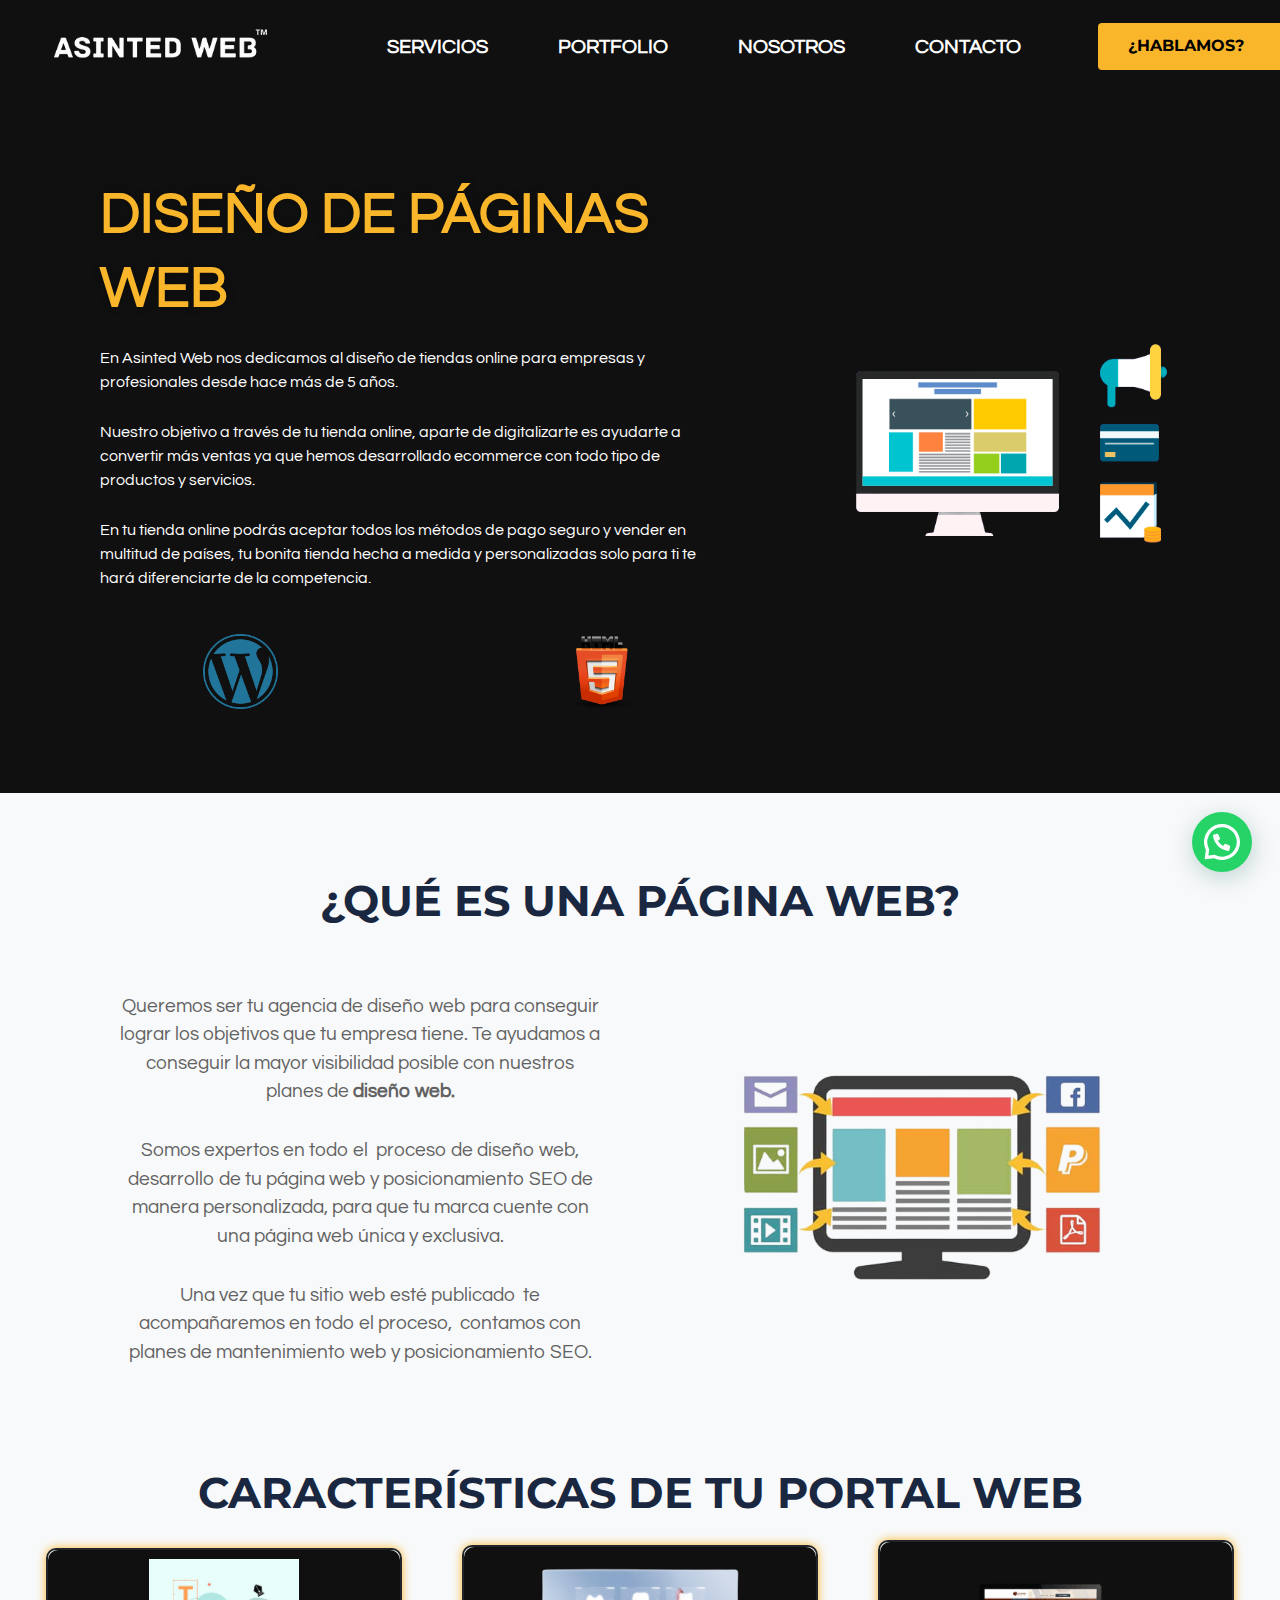
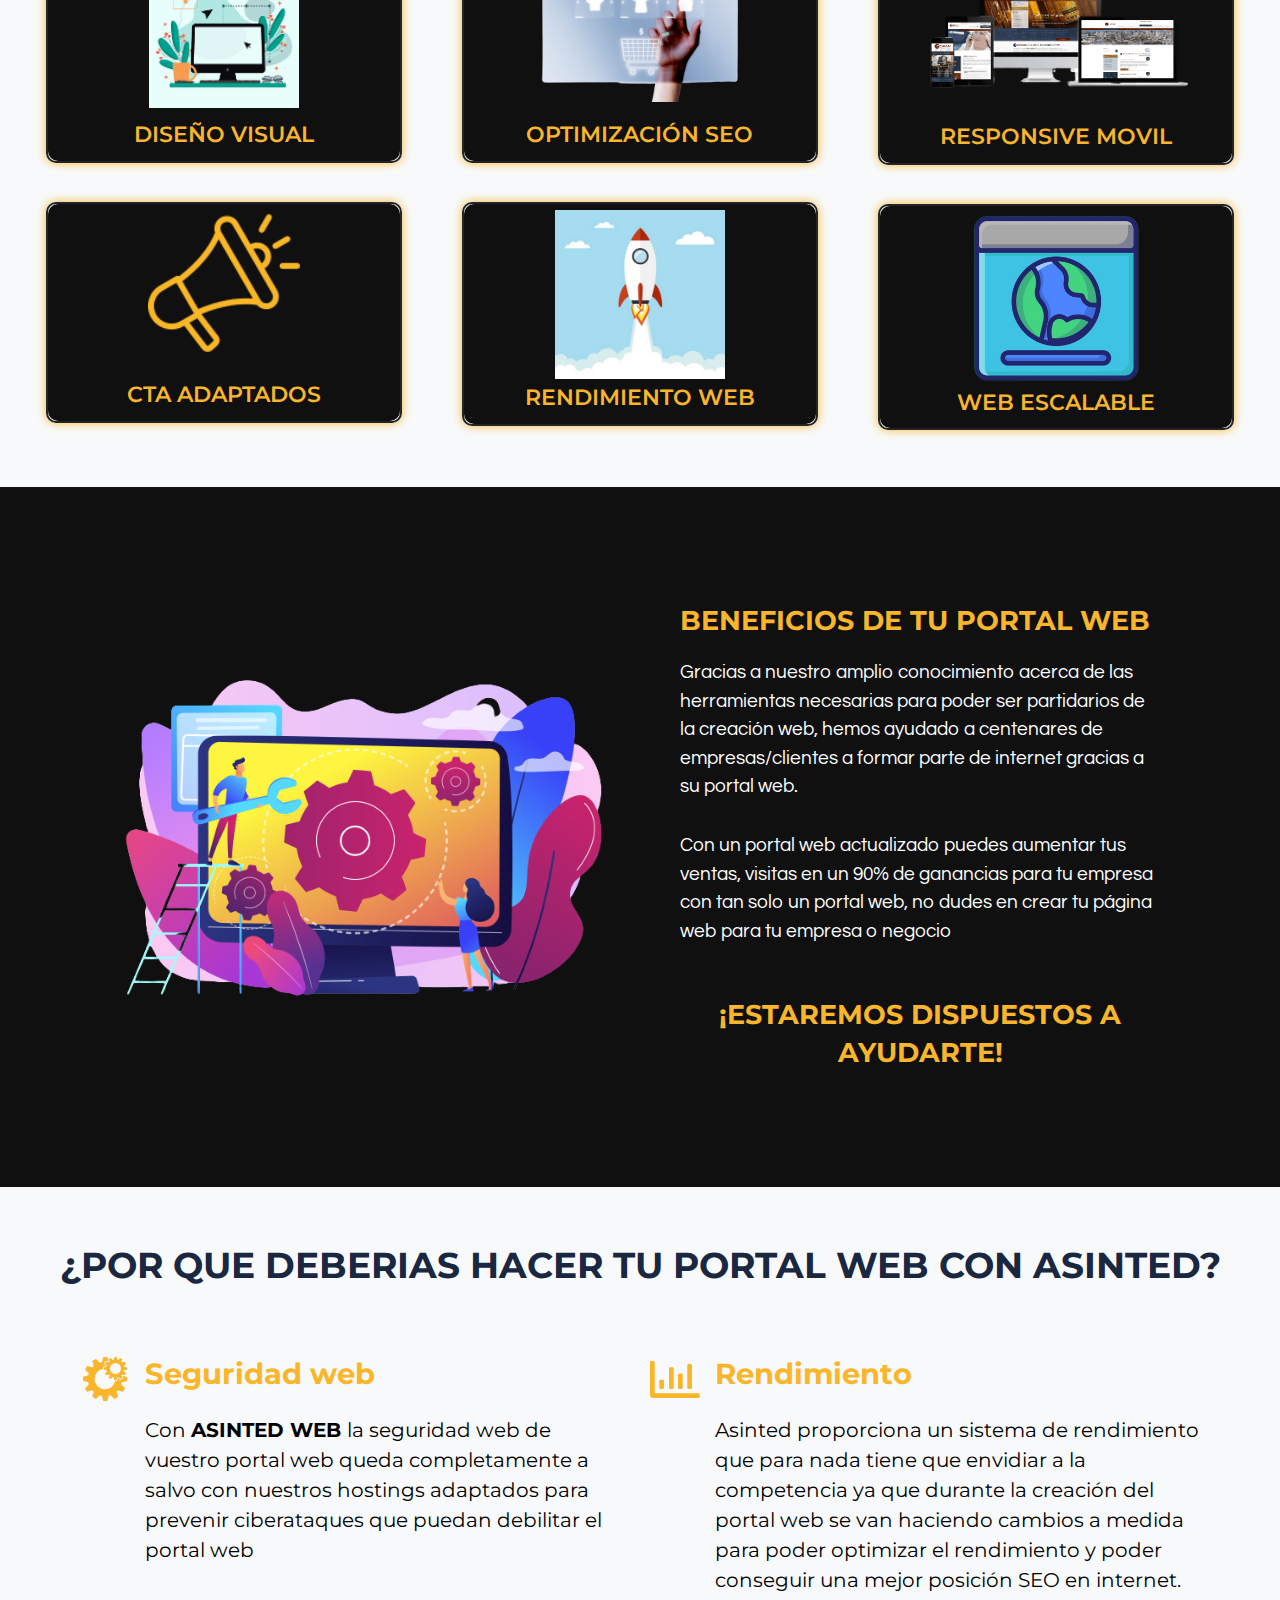
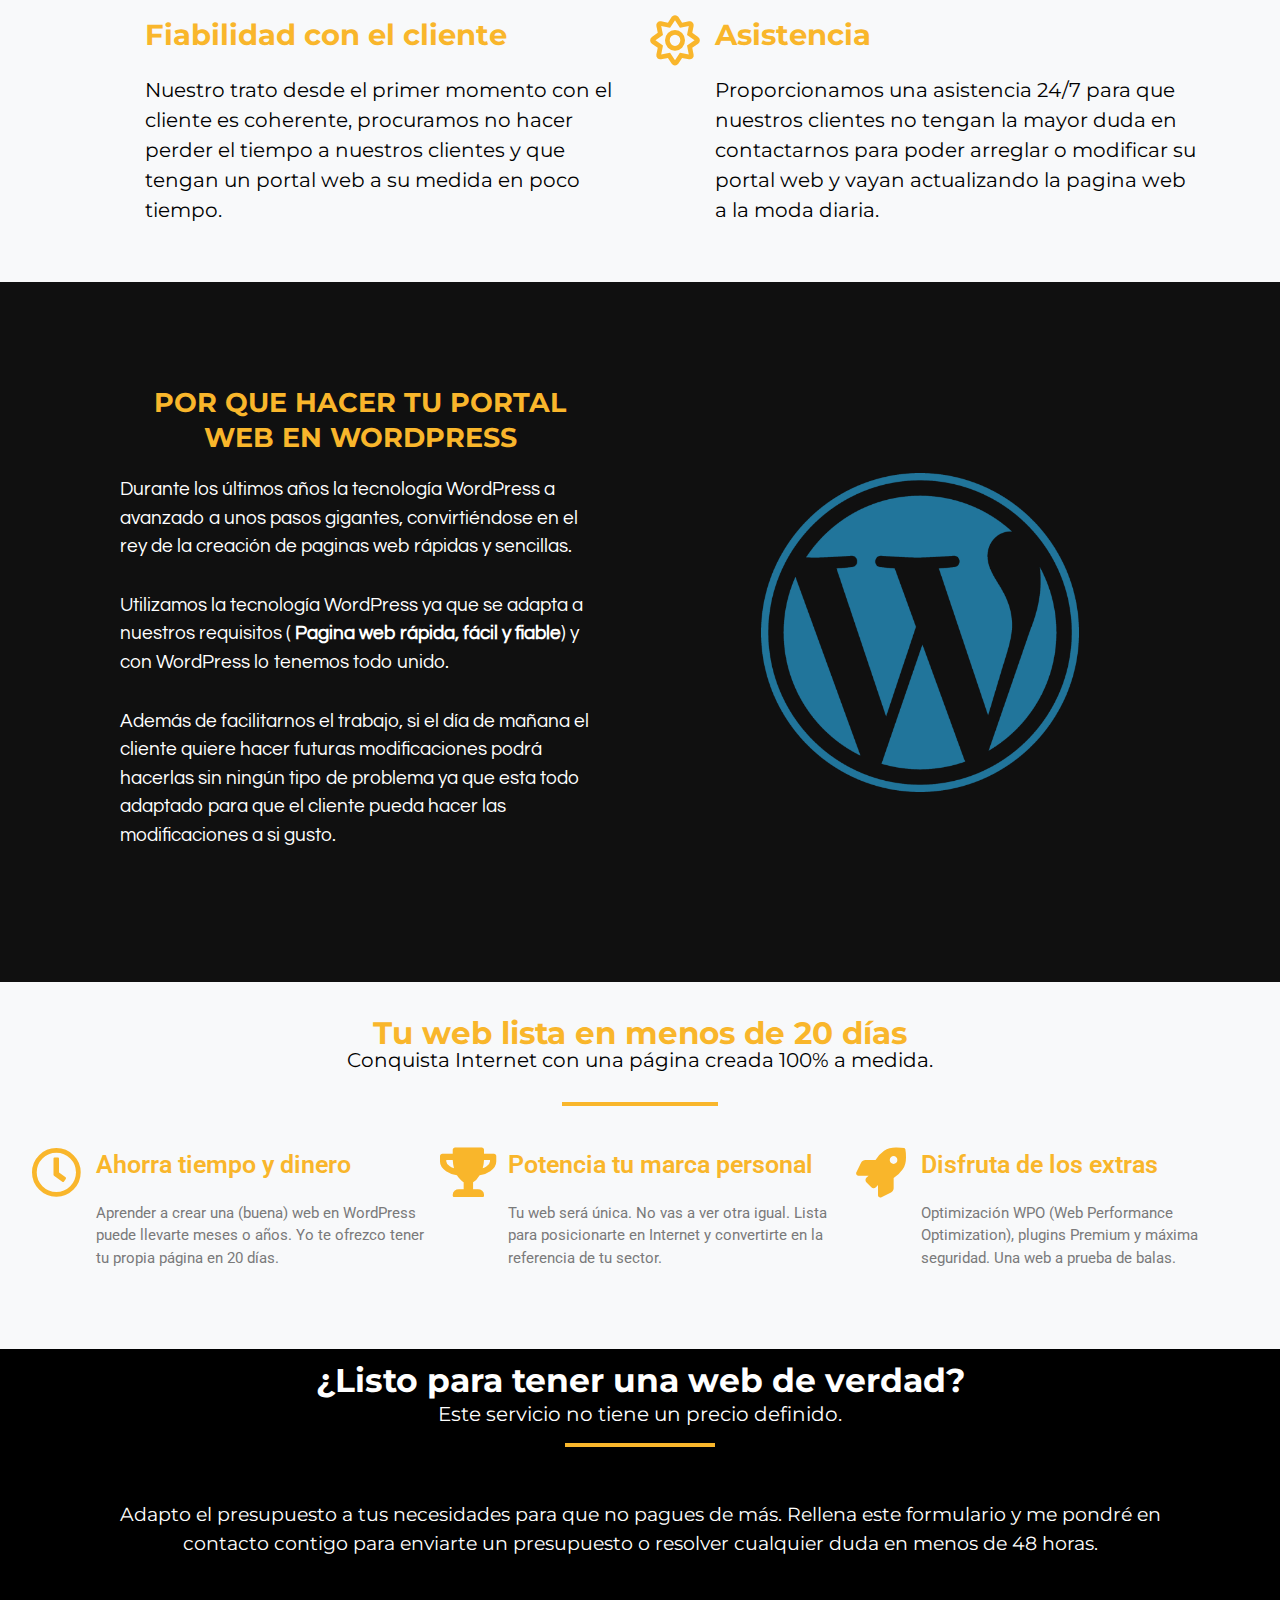
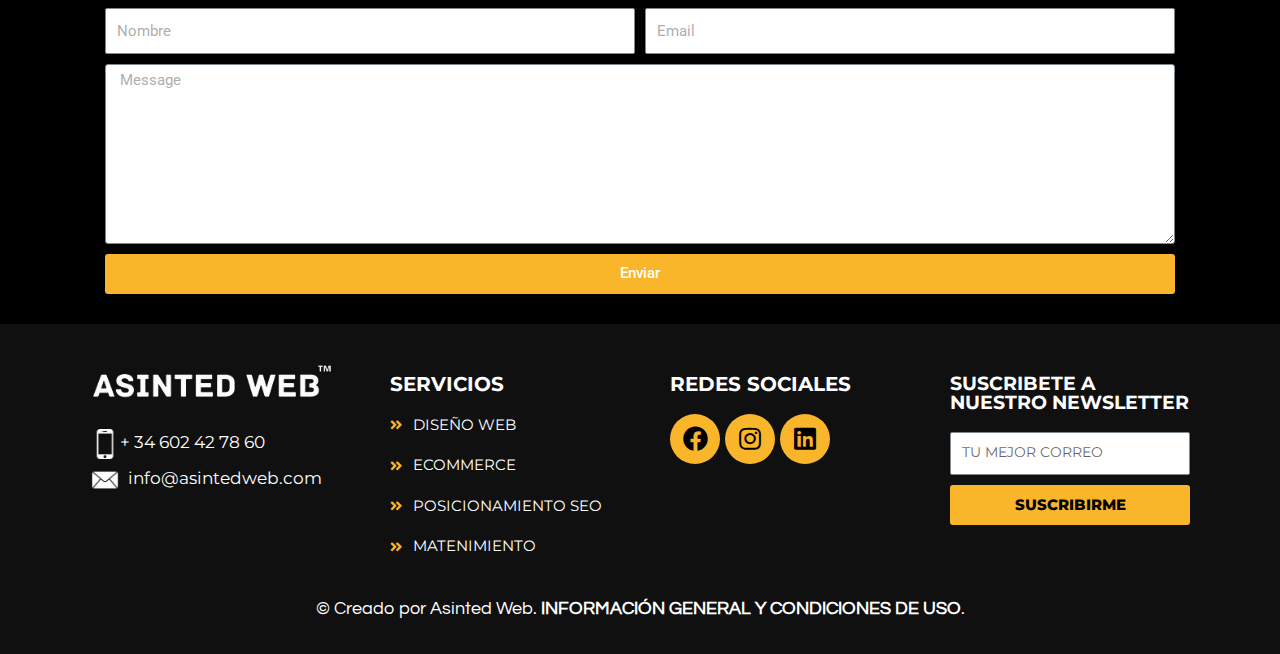
<file: web.html>
<!DOCTYPE html>
<html lang="es">
<head>
<meta charset="UTF-8">
<meta name="viewport" content="width=device-width, initial-scale=1">
<link rel="profile" href="https://gmpg.org/xfn/11">

<title>WEB &#8211; ASINTED WEB</title>
<meta name='robots' content='noindex, nofollow' />
<link rel="alternate" type="application/rss+xml" title="ASINTED WEB &raquo; Feed" href="https://asintedweb.com/feed/" />
<link rel="alternate" type="application/rss+xml" title="ASINTED WEB &raquo; Feed de los comentarios" href="https://asintedweb.com/comments/feed/" />
<script>
window._wpemojiSettings = {"baseUrl":"https:\/\/s.w.org\/images\/core\/emoji\/14.0.0\/72x72\/","ext":".png","svgUrl":"https:\/\/s.w.org\/images\/core\/emoji\/14.0.0\/svg\/","svgExt":".svg","source":{"concatemoji":"https:\/\/asintedweb.com\/wp-includes\/js\/wp-emoji-release.min.js?ver=6.2"}};
/*! This file is auto-generated */
!function(e,a,t){var n,r,o,i=a.createElement("canvas"),p=i.getContext&&i.getContext("2d");function s(e,t){p.clearRect(0,0,i.width,i.height),p.fillText(e,0,0);e=i.toDataURL();return p.clearRect(0,0,i.width,i.height),p.fillText(t,0,0),e===i.toDataURL()}function c(e){var t=a.createElement("script");t.src=e,t.defer=t.type="text/javascript",a.getElementsByTagName("head")[0].appendChild(t)}for(o=Array("flag","emoji"),t.supports={everything:!0,everythingExceptFlag:!0},r=0;r<o.length;r++)t.supports[o[r]]=function(e){if(p&&p.fillText)switch(p.textBaseline="top",p.font="600 32px Arial",e){case"flag":return s("\ud83c\udff3\ufe0f\u200d\u26a7\ufe0f","\ud83c\udff3\ufe0f\u200b\u26a7\ufe0f")?!1:!s("\ud83c\uddfa\ud83c\uddf3","\ud83c\uddfa\u200b\ud83c\uddf3")&&!s("\ud83c\udff4\udb40\udc67\udb40\udc62\udb40\udc65\udb40\udc6e\udb40\udc67\udb40\udc7f","\ud83c\udff4\u200b\udb40\udc67\u200b\udb40\udc62\u200b\udb40\udc65\u200b\udb40\udc6e\u200b\udb40\udc67\u200b\udb40\udc7f");case"emoji":return!s("\ud83e\udef1\ud83c\udffb\u200d\ud83e\udef2\ud83c\udfff","\ud83e\udef1\ud83c\udffb\u200b\ud83e\udef2\ud83c\udfff")}return!1}(o[r]),t.supports.everything=t.supports.everything&&t.supports[o[r]],"flag"!==o[r]&&(t.supports.everythingExceptFlag=t.supports.everythingExceptFlag&&t.supports[o[r]]);t.supports.everythingExceptFlag=t.supports.everythingExceptFlag&&!t.supports.flag,t.DOMReady=!1,t.readyCallback=function(){t.DOMReady=!0},t.supports.everything||(n=function(){t.readyCallback()},a.addEventListener?(a.addEventListener("DOMContentLoaded",n,!1),e.addEventListener("load",n,!1)):(e.attachEvent("onload",n),a.attachEvent("onreadystatechange",function(){"complete"===a.readyState&&t.readyCallback()})),(e=t.source||{}).concatemoji?c(e.concatemoji):e.wpemoji&&e.twemoji&&(c(e.twemoji),c(e.wpemoji)))}(window,document,window._wpemojiSettings);
</script>
<style>
img.wp-smiley,
img.emoji {
	display: inline !important;
	border: none !important;
	box-shadow: none !important;
	height: 1em !important;
	width: 1em !important;
	margin: 0 0.07em !important;
	vertical-align: -0.1em !important;
	background: none !important;
	padding: 0 !important;
}
</style>
	<link rel='stylesheet' href='./css/astra-assets-css-minified-main.min.css'>
<style id='astra-theme-css-inline-css'>
:root{--ast-container-default-xlg-padding:3em;--ast-container-default-lg-padding:3em;--ast-container-default-slg-padding:2em;--ast-container-default-md-padding:3em;--ast-container-default-sm-padding:3em;--ast-container-default-xs-padding:2.4em;--ast-container-default-xxs-padding:1.8em;}html{font-size:93.75%;}a{color:var(--ast-global-color-0);}a:hover,a:focus{color:var(--ast-global-color-1);}body,button,input,select,textarea,.ast-button,.ast-custom-button{font-family:-apple-system,BlinkMacSystemFont,Segoe UI,Roboto,Oxygen-Sans,Ubuntu,Cantarell,Helvetica Neue,sans-serif;font-weight:inherit;font-size:15px;font-size:1rem;}blockquote{color:var(--ast-global-color-3);}.site-title{font-size:35px;font-size:2.3333333333333rem;display:block;}.ast-archive-description .ast-archive-title{font-size:40px;font-size:2.6666666666667rem;}.site-header .site-description{font-size:15px;font-size:1rem;display:none;}.entry-title{font-size:30px;font-size:2rem;}h1,.entry-content h1{font-size:40px;font-size:2.6666666666667rem;}h2,.entry-content h2{font-size:30px;font-size:2rem;}h3,.entry-content h3{font-size:25px;font-size:1.6666666666667rem;}h4,.entry-content h4{font-size:20px;font-size:1.3333333333333rem;}h5,.entry-content h5{font-size:18px;font-size:1.2rem;}h6,.entry-content h6{font-size:15px;font-size:1rem;}.ast-single-post .entry-title,.page-title{font-size:30px;font-size:2rem;}::selection{background-color:var(--ast-global-color-0);color:#ffffff;}body,h1,.entry-title a,.entry-content h1,h2,.entry-content h2,h3,.entry-content h3,h4,.entry-content h4,h5,.entry-content h5,h6,.entry-content h6{color:var(--ast-global-color-3);}.tagcloud a:hover,.tagcloud a:focus,.tagcloud a.current-item{color:#ffffff;border-color:var(--ast-global-color-0);background-color:var(--ast-global-color-0);}input:focus,input[type="text"]:focus,input[type="email"]:focus,input[type="url"]:focus,input[type="password"]:focus,input[type="reset"]:focus,input[type="search"]:focus,textarea:focus{border-color:var(--ast-global-color-0);}input[type="radio"]:checked,input[type=reset],input[type="checkbox"]:checked,input[type="checkbox"]:hover:checked,input[type="checkbox"]:focus:checked,input[type=range]::-webkit-slider-thumb{border-color:var(--ast-global-color-0);background-color:var(--ast-global-color-0);box-shadow:none;}.site-footer a:hover + .post-count,.site-footer a:focus + .post-count{background:var(--ast-global-color-0);border-color:var(--ast-global-color-0);}.single .nav-links .nav-previous,.single .nav-links .nav-next{color:var(--ast-global-color-0);}.entry-meta,.entry-meta *{line-height:1.45;color:var(--ast-global-color-0);}.entry-meta a:hover,.entry-meta a:hover *,.entry-meta a:focus,.entry-meta a:focus *,.page-links > .page-link,.page-links .page-link:hover,.post-navigation a:hover{color:var(--ast-global-color-1);}#cat option,.secondary .calendar_wrap thead a,.secondary .calendar_wrap thead a:visited{color:var(--ast-global-color-0);}.secondary .calendar_wrap #today,.ast-progress-val span{background:var(--ast-global-color-0);}.secondary a:hover + .post-count,.secondary a:focus + .post-count{background:var(--ast-global-color-0);border-color:var(--ast-global-color-0);}.calendar_wrap #today > a{color:#ffffff;}.page-links .page-link,.single .post-navigation a{color:var(--ast-global-color-0);}.ast-archive-title{color:var(--ast-global-color-2);}.widget-title{font-size:21px;font-size:1.4rem;color:var(--ast-global-color-2);}.ast-single-post .entry-content a,.ast-comment-content a:not(.ast-comment-edit-reply-wrap a){text-decoration:underline;}.ast-single-post .wp-block-button .wp-block-button__link,.ast-single-post .elementor-button-wrapper .elementor-button,.ast-single-post .entry-content .uagb-tab a,.ast-single-post .entry-content .uagb-ifb-cta a,.ast-single-post .entry-content .wp-block-uagb-buttons a,.ast-single-post .entry-content .uabb-module-content a,.ast-single-post .entry-content .uagb-post-grid a,.ast-single-post .entry-content .uagb-timeline a,.ast-single-post .entry-content .uagb-toc__wrap a,.ast-single-post .entry-content .uagb-taxomony-box a,.ast-single-post .entry-content .woocommerce a,.entry-content .wp-block-latest-posts > li > a{text-decoration:none;}.ast-logo-title-inline .site-logo-img{padding-right:1em;}.ast-page-builder-template .hentry {margin: 0;}.ast-page-builder-template .site-content > .ast-container {max-width: 100%;padding: 0;}.ast-page-builder-template .site-content #primary {padding: 0;margin: 0;}.ast-page-builder-template .no-results {text-align: center;margin: 4em auto;}.ast-page-builder-template .ast-pagination {padding: 2em;}.ast-page-builder-template .entry-header.ast-no-title.ast-no-thumbnail {margin-top: 0;}.ast-page-builder-template .entry-header.ast-header-without-markup {margin-top: 0;margin-bottom: 0;}.ast-page-builder-template .entry-header.ast-no-title.ast-no-meta {margin-bottom: 0;}.ast-page-builder-template.single .post-navigation {padding-bottom: 2em;}.ast-page-builder-template.single-post .site-content > .ast-container {max-width: 100%;}.ast-page-builder-template .entry-header {margin-top: 2em;margin-left: auto;margin-right: auto;}.ast-page-builder-template .ast-archive-description {margin: 2em auto 0;padding-left: 20px;padding-right: 20px;}.ast-page-builder-template .ast-row {margin-left: 0;margin-right: 0;}.single.ast-page-builder-template .entry-header + .entry-content {margin-bottom: 2em;}@media(min-width: 921px) {.ast-page-builder-template.archive.ast-right-sidebar .ast-row article,.ast-page-builder-template.archive.ast-left-sidebar .ast-row article {padding-left: 0;padding-right: 0;}}@media (max-width:921px){#ast-desktop-header{display:none;}}@media (min-width:921px){#ast-mobile-header{display:none;}}.wp-block-buttons.aligncenter{justify-content:center;}@media (max-width:921px){.ast-theme-transparent-header #primary,.ast-theme-transparent-header #secondary{padding:0;}}@media (max-width:921px){.ast-plain-container.ast-no-sidebar #primary{padding:0;}}.ast-plain-container.ast-no-sidebar #primary{margin-top:0;margin-bottom:0;}@media (min-width:1200px){.ast-plain-container.ast-no-sidebar #primary{margin-top:60px;margin-bottom:60px;}}.wp-block-button.is-style-outline .wp-block-button__link{border-color:var(--ast-global-color-0);}.wp-block-button.is-style-outline > .wp-block-button__link:not(.has-text-color),.wp-block-button.wp-block-button__link.is-style-outline:not(.has-text-color){color:var(--ast-global-color-0);}.wp-block-button.is-style-outline .wp-block-button__link:hover,.wp-block-button.is-style-outline .wp-block-button__link:focus{color:#ffffff !important;background-color:var(--ast-global-color-1);border-color:var(--ast-global-color-1);}.post-page-numbers.current .page-link,.ast-pagination .page-numbers.current{color:#ffffff;border-color:var(--ast-global-color-0);background-color:var(--ast-global-color-0);border-radius:2px;}h1.widget-title{font-weight:inherit;}h2.widget-title{font-weight:inherit;}h3.widget-title{font-weight:inherit;}#page{display:flex;flex-direction:column;min-height:100vh;}.ast-404-layout-1 h1.page-title{color:var(--ast-global-color-2);}.single .post-navigation a{line-height:1em;height:inherit;}.error-404 .page-sub-title{font-size:1.5rem;font-weight:inherit;}.search .site-content .content-area .search-form{margin-bottom:0;}#page .site-content{flex-grow:1;}.widget{margin-bottom:3.5em;}#secondary li{line-height:1.5em;}#secondary .wp-block-group h2{margin-bottom:0.7em;}#secondary h2{font-size:1.7rem;}.ast-separate-container .ast-article-post,.ast-separate-container .ast-article-single,.ast-separate-container .ast-comment-list li.depth-1,.ast-separate-container .comment-respond{padding:3em;}.ast-separate-container .ast-comment-list li.depth-1,.hentry{margin-bottom:2em;}.ast-separate-container .ast-archive-description,.ast-separate-container .ast-author-box{background-color:var(--ast-global-color-5);border-bottom:1px solid var(--ast-border-color);}.ast-separate-container .comments-title{padding:2em 2em 0 2em;}.ast-page-builder-template .comment-form-textarea,.ast-comment-formwrap .ast-grid-common-col{padding:0;}.ast-comment-formwrap{padding:0 20px;display:inline-flex;column-gap:20px;}.archive.ast-page-builder-template .entry-header{margin-top:2em;}.ast-page-builder-template .ast-comment-formwrap{width:100%;}.entry-title{margin-bottom:0.5em;}.ast-archive-description .ast-archive-title{margin-bottom:10px;text-transform:capitalize;}.ast-archive-description p{font-size:inherit;font-weight:inherit;line-height:inherit;}@media (min-width:921px){.ast-left-sidebar.ast-page-builder-template #secondary,.archive.ast-right-sidebar.ast-page-builder-template .site-main{padding-left:20px;padding-right:20px;}}@media (max-width:544px){.ast-comment-formwrap.ast-row{column-gap:10px;}}@media (min-width:1201px){.ast-separate-container .ast-article-post,.ast-separate-container .ast-article-single,.ast-separate-container .ast-archive-description,.ast-separate-container .ast-author-box,.ast-separate-container .ast-404-layout-1,.ast-separate-container .no-results{padding:3em;}}@media (max-width:921px){.ast-separate-container #primary,.ast-separate-container #secondary{padding:1.5em 0;}#primary,#secondary{padding:1.5em 0;margin:0;}.ast-left-sidebar #content > .ast-container{display:flex;flex-direction:column-reverse;width:100%;}}@media (min-width:922px){.ast-separate-container.ast-right-sidebar #primary,.ast-separate-container.ast-left-sidebar #primary{border:0;}.search-no-results.ast-separate-container #primary{margin-bottom:4em;}}.wp-block-button .wp-block-button__link{color:#ffffff;}.wp-block-button .wp-block-button__link:hover,.wp-block-button .wp-block-button__link:focus{color:#ffffff;background-color:var(--ast-global-color-1);border-color:var(--ast-global-color-1);}.wp-block-button .wp-block-button__link,.wp-block-search .wp-block-search__button,body .wp-block-file .wp-block-file__button{border-color:var(--ast-global-color-0);background-color:var(--ast-global-color-0);color:#ffffff;font-family:inherit;font-weight:inherit;line-height:1;border-radius:2px;padding-top:15px;padding-right:30px;padding-bottom:15px;padding-left:30px;}@media (max-width:921px){.wp-block-button .wp-block-button__link,.wp-block-search .wp-block-search__button,body .wp-block-file .wp-block-file__button{padding-top:14px;padding-right:28px;padding-bottom:14px;padding-left:28px;}}@media (max-width:544px){.wp-block-button .wp-block-button__link,.wp-block-search .wp-block-search__button,body .wp-block-file .wp-block-file__button{padding-top:12px;padding-right:24px;padding-bottom:12px;padding-left:24px;}}.menu-toggle,button,.ast-button,.ast-custom-button,.button,input#submit,input[type="button"],input[type="submit"],input[type="reset"],form[CLASS*="wp-block-search__"].wp-block-search .wp-block-search__inside-wrapper .wp-block-search__button,body .wp-block-file .wp-block-file__button,.search .search-submit{border-style:solid;border-top-width:0;border-right-width:0;border-left-width:0;border-bottom-width:0;color:#ffffff;border-color:var(--ast-global-color-0);background-color:var(--ast-global-color-0);border-radius:2px;padding-top:15px;padding-right:30px;padding-bottom:15px;padding-left:30px;font-family:inherit;font-weight:inherit;line-height:1;}button:focus,.menu-toggle:hover,button:hover,.ast-button:hover,.ast-custom-button:hover .button:hover,.ast-custom-button:hover ,input[type=reset]:hover,input[type=reset]:focus,input#submit:hover,input#submit:focus,input[type="button"]:hover,input[type="button"]:focus,input[type="submit"]:hover,input[type="submit"]:focus,form[CLASS*="wp-block-search__"].wp-block-search .wp-block-search__inside-wrapper .wp-block-search__button:hover,form[CLASS*="wp-block-search__"].wp-block-search .wp-block-search__inside-wrapper .wp-block-search__button:focus,body .wp-block-file .wp-block-file__button:hover,body .wp-block-file .wp-block-file__button:focus{color:#ffffff;background-color:var(--ast-global-color-1);border-color:var(--ast-global-color-1);}form[CLASS*="wp-block-search__"].wp-block-search .wp-block-search__inside-wrapper .wp-block-search__button.has-icon{padding-top:calc(15px - 3px);padding-right:calc(30px - 3px);padding-bottom:calc(15px - 3px);padding-left:calc(30px - 3px);}@media (min-width:544px){.ast-container{max-width:100%;}}@media (max-width:544px){.ast-separate-container .ast-article-post,.ast-separate-container .ast-article-single,.ast-separate-container .comments-title,.ast-separate-container .ast-archive-description{padding:1.5em 1em;}.ast-separate-container #content .ast-container{padding-left:0.54em;padding-right:0.54em;}.ast-separate-container .ast-comment-list li.depth-1{padding:1.5em 1em;margin-bottom:1.5em;}.ast-separate-container .ast-comment-list .bypostauthor{padding:.5em;}.ast-search-menu-icon.ast-dropdown-active .search-field{width:170px;}.menu-toggle,button,.ast-button,.button,input#submit,input[type="button"],input[type="submit"],input[type="reset"]{padding-top:12px;padding-right:24px;padding-bottom:12px;padding-left:24px;}}@media (max-width:921px){.menu-toggle,button,.ast-button,.button,input#submit,input[type="button"],input[type="submit"],input[type="reset"]{padding-top:14px;padding-right:28px;padding-bottom:14px;padding-left:28px;}.ast-mobile-header-stack .main-header-bar .ast-search-menu-icon{display:inline-block;}.ast-header-break-point.ast-header-custom-item-outside .ast-mobile-header-stack .main-header-bar .ast-search-icon{margin:0;}.ast-comment-avatar-wrap img{max-width:2.5em;}.ast-separate-container .ast-comment-list li.depth-1{padding:1.5em 2.14em;}.ast-separate-container .comment-respond{padding:2em 2.14em;}.ast-comment-meta{padding:0 1.8888em 1.3333em;}}@media (max-width:921px){.site-title{display:block;}.ast-archive-description .ast-archive-title{font-size:40px;}.site-header .site-description{display:none;}.entry-title{font-size:30px;}h1,.entry-content h1{font-size:30px;}h2,.entry-content h2{font-size:25px;}h3,.entry-content h3{font-size:20px;}.ast-single-post .entry-title,.page-title{font-size:30px;}}@media (max-width:544px){.site-title{display:block;}.ast-archive-description .ast-archive-title{font-size:40px;}.site-header .site-description{display:none;}.entry-title{font-size:30px;}h1,.entry-content h1{font-size:30px;}h2,.entry-content h2{font-size:25px;}h3,.entry-content h3{font-size:20px;}.ast-single-post .entry-title,.page-title{font-size:30px;}}@media (max-width:921px){html{font-size:85.5%;}}@media (max-width:544px){html{font-size:85.5%;}}@media (min-width:922px){.ast-container{max-width:1240px;}}@media (min-width:922px){.site-content .ast-container{display:flex;}}@media (max-width:921px){.site-content .ast-container{flex-direction:column;}}@media (min-width:922px){.main-header-menu .sub-menu .menu-item.ast-left-align-sub-menu:hover > .sub-menu,.main-header-menu .sub-menu .menu-item.ast-left-align-sub-menu.focus > .sub-menu{margin-left:-0px;}}blockquote,cite {font-style: initial;}.wp-block-file {display: flex;align-items: center;flex-wrap: wrap;justify-content: space-between;}.wp-block-pullquote {border: none;}.wp-block-pullquote blockquote::before {content: "\201D";font-family: "Helvetica",sans-serif;display: flex;transform: rotate( 180deg );font-size: 6rem;font-style: normal;line-height: 1;font-weight: bold;align-items: center;justify-content: center;}.has-text-align-right > blockquote::before {justify-content: flex-start;}.has-text-align-left > blockquote::before {justify-content: flex-end;}figure.wp-block-pullquote.is-style-solid-color blockquote {max-width: 100%;text-align: inherit;}html body {--wp--custom--ast-default-block-top-padding: 3em;--wp--custom--ast-default-block-right-padding: 3em;--wp--custom--ast-default-block-bottom-padding: 3em;--wp--custom--ast-default-block-left-padding: 3em;--wp--custom--ast-container-width: 1200px;--wp--custom--ast-content-width-size: 1200px;--wp--custom--ast-wide-width-size: calc(1200px + var(--wp--custom--ast-default-block-left-padding) + var(--wp--custom--ast-default-block-right-padding));}@media(max-width: 921px) {html body {--wp--custom--ast-default-block-top-padding: 3em;--wp--custom--ast-default-block-right-padding: 2em;--wp--custom--ast-default-block-bottom-padding: 3em;--wp--custom--ast-default-block-left-padding: 2em;}}@media(max-width: 544px) {html body {--wp--custom--ast-default-block-top-padding: 3em;--wp--custom--ast-default-block-right-padding: 1.5em;--wp--custom--ast-default-block-bottom-padding: 3em;--wp--custom--ast-default-block-left-padding: 1.5em;}}.entry-content > .wp-block-group,.entry-content > .wp-block-cover,.entry-content > .wp-block-columns {padding-top: var(--wp--custom--ast-default-block-top-padding);padding-right: var(--wp--custom--ast-default-block-right-padding);padding-bottom: var(--wp--custom--ast-default-block-bottom-padding);padding-left: var(--wp--custom--ast-default-block-left-padding);}.ast-plain-container.ast-no-sidebar .entry-content > .alignfull,.ast-page-builder-template .ast-no-sidebar .entry-content > .alignfull {margin-left: calc( -50vw + 50%);margin-right: calc( -50vw + 50%);max-width: 100vw;width: 100vw;}.ast-plain-container.ast-no-sidebar .entry-content .alignfull .alignfull,.ast-page-builder-template.ast-no-sidebar .entry-content .alignfull .alignfull,.ast-plain-container.ast-no-sidebar .entry-content .alignfull .alignwide,.ast-page-builder-template.ast-no-sidebar .entry-content .alignfull .alignwide,.ast-plain-container.ast-no-sidebar .entry-content .alignwide .alignfull,.ast-page-builder-template.ast-no-sidebar .entry-content .alignwide .alignfull,.ast-plain-container.ast-no-sidebar .entry-content .alignwide .alignwide,.ast-page-builder-template.ast-no-sidebar .entry-content .alignwide .alignwide,.ast-plain-container.ast-no-sidebar .entry-content .wp-block-column .alignfull,.ast-page-builder-template.ast-no-sidebar .entry-content .wp-block-column .alignfull,.ast-plain-container.ast-no-sidebar .entry-content .wp-block-column .alignwide,.ast-page-builder-template.ast-no-sidebar .entry-content .wp-block-column .alignwide {margin-left: auto;margin-right: auto;width: 100%;}[ast-blocks-layout] .wp-block-separator:not(.is-style-dots) {height: 0;}[ast-blocks-layout] .wp-block-separator {margin: 20px auto;}[ast-blocks-layout] .wp-block-separator:not(.is-style-wide):not(.is-style-dots) {max-width: 100px;}[ast-blocks-layout] .wp-block-separator.has-background {padding: 0;}.entry-content[ast-blocks-layout] > * {max-width: var(--wp--custom--ast-content-width-size);margin-left: auto;margin-right: auto;}.entry-content[ast-blocks-layout] > .alignwide {max-width: var(--wp--custom--ast-wide-width-size);}.entry-content[ast-blocks-layout] .alignfull {max-width: none;}.entry-content .wp-block-columns {margin-bottom: 0;}blockquote {margin: 1.5em;border: none;}.wp-block-quote:not(.has-text-align-right):not(.has-text-align-center) {border-left: 5px solid rgba(0,0,0,0.05);}.has-text-align-right > blockquote,blockquote.has-text-align-right {border-right: 5px solid rgba(0,0,0,0.05);}.has-text-align-left > blockquote,blockquote.has-text-align-left {border-left: 5px solid rgba(0,0,0,0.05);}.wp-block-site-tagline,.wp-block-latest-posts .read-more {margin-top: 15px;}.wp-block-loginout p label {display: block;}.wp-block-loginout p:not(.login-remember):not(.login-submit) input {width: 100%;}.wp-block-loginout input:focus {border-color: transparent;}.wp-block-loginout input:focus {outline: thin dotted;}.entry-content .wp-block-media-text .wp-block-media-text__content {padding: 0 0 0 8%;}.entry-content .wp-block-media-text.has-media-on-the-right .wp-block-media-text__content {padding: 0 8% 0 0;}.entry-content .wp-block-media-text.has-background .wp-block-media-text__content {padding: 8%;}.entry-content .wp-block-cover:not([class*="background-color"]) .wp-block-cover__inner-container,.entry-content .wp-block-cover:not([class*="background-color"]) .wp-block-cover-image-text,.entry-content .wp-block-cover:not([class*="background-color"]) .wp-block-cover-text,.entry-content .wp-block-cover-image:not([class*="background-color"]) .wp-block-cover__inner-container,.entry-content .wp-block-cover-image:not([class*="background-color"]) .wp-block-cover-image-text,.entry-content .wp-block-cover-image:not([class*="background-color"]) .wp-block-cover-text {color: var(--ast-global-color-5);}.wp-block-loginout .login-remember input {width: 1.1rem;height: 1.1rem;margin: 0 5px 4px 0;vertical-align: middle;}.wp-block-latest-posts > li > *:first-child,.wp-block-latest-posts:not(.is-grid) > li:first-child {margin-top: 0;}.wp-block-search__inside-wrapper .wp-block-search__input {padding: 0 10px;color: var(--ast-global-color-3);background: var(--ast-global-color-5);border-color: var(--ast-border-color);}.wp-block-latest-posts .read-more {margin-bottom: 1.5em;}.wp-block-search__no-button .wp-block-search__inside-wrapper .wp-block-search__input {padding-top: 5px;padding-bottom: 5px;}.wp-block-latest-posts .wp-block-latest-posts__post-date,.wp-block-latest-posts .wp-block-latest-posts__post-author {font-size: 1rem;}.wp-block-latest-posts > li > *,.wp-block-latest-posts:not(.is-grid) > li {margin-top: 12px;margin-bottom: 12px;}.ast-page-builder-template .entry-content[ast-blocks-layout] > *,.ast-page-builder-template .entry-content[ast-blocks-layout] > .alignfull > * {max-width: none;}.ast-page-builder-template .entry-content[ast-blocks-layout] > .alignwide > * {max-width: var(--wp--custom--ast-wide-width-size);}.ast-page-builder-template .entry-content[ast-blocks-layout] > .inherit-container-width > *,.ast-page-builder-template .entry-content[ast-blocks-layout] > * > *,.entry-content[ast-blocks-layout] > .wp-block-cover .wp-block-cover__inner-container {max-width: var(--wp--custom--ast-content-width-size);margin-left: auto;margin-right: auto;}.entry-content[ast-blocks-layout] .wp-block-cover:not(.alignleft):not(.alignright) {width: auto;}@media(max-width: 1200px) {.ast-separate-container .entry-content > .alignfull,.ast-separate-container .entry-content[ast-blocks-layout] > .alignwide,.ast-plain-container .entry-content[ast-blocks-layout] > .alignwide,.ast-plain-container .entry-content .alignfull {margin-left: calc(-1 * min(var(--ast-container-default-xlg-padding),20px)) ;margin-right: calc(-1 * min(var(--ast-container-default-xlg-padding),20px));}}@media(min-width: 1201px) {.ast-separate-container .entry-content > .alignfull {margin-left: calc(-1 * var(--ast-container-default-xlg-padding) );margin-right: calc(-1 * var(--ast-container-default-xlg-padding) );}.ast-separate-container .entry-content[ast-blocks-layout] > .alignwide,.ast-plain-container .entry-content[ast-blocks-layout] > .alignwide {margin-left: calc(-1 * var(--wp--custom--ast-default-block-left-padding) );margin-right: calc(-1 * var(--wp--custom--ast-default-block-right-padding) );}}@media(min-width: 921px) {.ast-separate-container .entry-content .wp-block-group.alignwide:not(.inherit-container-width) > :where(:not(.alignleft):not(.alignright)),.ast-plain-container .entry-content .wp-block-group.alignwide:not(.inherit-container-width) > :where(:not(.alignleft):not(.alignright)) {max-width: calc( var(--wp--custom--ast-content-width-size) + 80px );}.ast-plain-container.ast-right-sidebar .entry-content[ast-blocks-layout] .alignfull,.ast-plain-container.ast-left-sidebar .entry-content[ast-blocks-layout] .alignfull {margin-left: -60px;margin-right: -60px;}}@media(min-width: 544px) {.entry-content > .alignleft {margin-right: 20px;}.entry-content > .alignright {margin-left: 20px;}}@media (max-width:544px){.wp-block-columns .wp-block-column:not(:last-child){margin-bottom:20px;}.wp-block-latest-posts{margin:0;}}@media( max-width: 600px ) {.entry-content .wp-block-media-text .wp-block-media-text__content,.entry-content .wp-block-media-text.has-media-on-the-right .wp-block-media-text__content {padding: 8% 0 0;}.entry-content .wp-block-media-text.has-background .wp-block-media-text__content {padding: 8%;}}:root .has-ast-global-color-0-color{color:var(--ast-global-color-0);}:root .has-ast-global-color-0-background-color{background-color:var(--ast-global-color-0);}:root .wp-block-button .has-ast-global-color-0-color{color:var(--ast-global-color-0);}:root .wp-block-button .has-ast-global-color-0-background-color{background-color:var(--ast-global-color-0);}:root .has-ast-global-color-1-color{color:var(--ast-global-color-1);}:root .has-ast-global-color-1-background-color{background-color:var(--ast-global-color-1);}:root .wp-block-button .has-ast-global-color-1-color{color:var(--ast-global-color-1);}:root .wp-block-button .has-ast-global-color-1-background-color{background-color:var(--ast-global-color-1);}:root .has-ast-global-color-2-color{color:var(--ast-global-color-2);}:root .has-ast-global-color-2-background-color{background-color:var(--ast-global-color-2);}:root .wp-block-button .has-ast-global-color-2-color{color:var(--ast-global-color-2);}:root .wp-block-button .has-ast-global-color-2-background-color{background-color:var(--ast-global-color-2);}:root .has-ast-global-color-3-color{color:var(--ast-global-color-3);}:root .has-ast-global-color-3-background-color{background-color:var(--ast-global-color-3);}:root .wp-block-button .has-ast-global-color-3-color{color:var(--ast-global-color-3);}:root .wp-block-button .has-ast-global-color-3-background-color{background-color:var(--ast-global-color-3);}:root .has-ast-global-color-4-color{color:var(--ast-global-color-4);}:root .has-ast-global-color-4-background-color{background-color:var(--ast-global-color-4);}:root .wp-block-button .has-ast-global-color-4-color{color:var(--ast-global-color-4);}:root .wp-block-button .has-ast-global-color-4-background-color{background-color:var(--ast-global-color-4);}:root .has-ast-global-color-5-color{color:var(--ast-global-color-5);}:root .has-ast-global-color-5-background-color{background-color:var(--ast-global-color-5);}:root .wp-block-button .has-ast-global-color-5-color{color:var(--ast-global-color-5);}:root .wp-block-button .has-ast-global-color-5-background-color{background-color:var(--ast-global-color-5);}:root .has-ast-global-color-6-color{color:var(--ast-global-color-6);}:root .has-ast-global-color-6-background-color{background-color:var(--ast-global-color-6);}:root .wp-block-button .has-ast-global-color-6-color{color:var(--ast-global-color-6);}:root .wp-block-button .has-ast-global-color-6-background-color{background-color:var(--ast-global-color-6);}:root .has-ast-global-color-7-color{color:var(--ast-global-color-7);}:root .has-ast-global-color-7-background-color{background-color:var(--ast-global-color-7);}:root .wp-block-button .has-ast-global-color-7-color{color:var(--ast-global-color-7);}:root .wp-block-button .has-ast-global-color-7-background-color{background-color:var(--ast-global-color-7);}:root .has-ast-global-color-8-color{color:var(--ast-global-color-8);}:root .has-ast-global-color-8-background-color{background-color:var(--ast-global-color-8);}:root .wp-block-button .has-ast-global-color-8-color{color:var(--ast-global-color-8);}:root .wp-block-button .has-ast-global-color-8-background-color{background-color:var(--ast-global-color-8);}:root{--ast-global-color-0:#0170B9;--ast-global-color-1:#3a3a3a;--ast-global-color-2:#3a3a3a;--ast-global-color-3:#4B4F58;--ast-global-color-4:#F5F5F5;--ast-global-color-5:#f8f9fa;--ast-global-color-6:#F2F5F7;--ast-global-color-7:#424242;--ast-global-color-8:#000000;}:root {--ast-border-color : var(--ast-global-color-6);}.ast-breadcrumbs .trail-browse,.ast-breadcrumbs .trail-items,.ast-breadcrumbs .trail-items li{display:inline-block;margin:0;padding:0;border:none;background:inherit;text-indent:0;}.ast-breadcrumbs .trail-browse{font-size:inherit;font-style:inherit;font-weight:inherit;color:inherit;}.ast-breadcrumbs .trail-items{list-style:none;}.trail-items li::after{padding:0 0.3em;content:"\00bb";}.trail-items li:last-of-type::after{display:none;}h1,.entry-content h1,h2,.entry-content h2,h3,.entry-content h3,h4,.entry-content h4,h5,.entry-content h5,h6,.entry-content h6{color:var(--ast-global-color-2);}.entry-title a{color:var(--ast-global-color-2);}@media (max-width:921px){.ast-builder-grid-row-container.ast-builder-grid-row-tablet-3-firstrow .ast-builder-grid-row > *:first-child,.ast-builder-grid-row-container.ast-builder-grid-row-tablet-3-lastrow .ast-builder-grid-row > *:last-child{grid-column:1 / -1;}}@media (max-width:544px){.ast-builder-grid-row-container.ast-builder-grid-row-mobile-3-firstrow .ast-builder-grid-row > *:first-child,.ast-builder-grid-row-container.ast-builder-grid-row-mobile-3-lastrow .ast-builder-grid-row > *:last-child{grid-column:1 / -1;}}.ast-builder-layout-element[data-section="title_tagline"]{display:flex;}@media (max-width:921px){.ast-header-break-point .ast-builder-layout-element[data-section="title_tagline"]{display:flex;}}@media (max-width:544px){.ast-header-break-point .ast-builder-layout-element[data-section="title_tagline"]{display:flex;}}.ast-builder-menu-1{font-family:inherit;font-weight:inherit;}.ast-builder-menu-1 .sub-menu,.ast-builder-menu-1 .inline-on-mobile .sub-menu{border-top-width:2px;border-bottom-width:0;border-right-width:0;border-left-width:0;border-color:var(--ast-global-color-0);border-style:solid;border-radius:0;}.ast-builder-menu-1 .main-header-menu > .menu-item > .sub-menu,.ast-builder-menu-1 .main-header-menu > .menu-item > .astra-full-megamenu-wrapper{margin-top:0;}.ast-desktop .ast-builder-menu-1 .main-header-menu > .menu-item > .sub-menu:before,.ast-desktop .ast-builder-menu-1 .main-header-menu > .menu-item > .astra-full-megamenu-wrapper:before{height:calc( 0px + 5px );}.ast-desktop .ast-builder-menu-1 .menu-item .sub-menu .menu-link{border-style:none;}@media (max-width:921px){.ast-header-break-point .ast-builder-menu-1 .menu-item.menu-item-has-children > .ast-menu-toggle{top:0;}.ast-builder-menu-1 .menu-item-has-children > .menu-link:after{content:unset;}}@media (max-width:544px){.ast-header-break-point .ast-builder-menu-1 .menu-item.menu-item-has-children > .ast-menu-toggle{top:0;}}.ast-builder-menu-1{display:flex;}@media (max-width:921px){.ast-header-break-point .ast-builder-menu-1{display:flex;}}@media (max-width:544px){.ast-header-break-point .ast-builder-menu-1{display:flex;}}.site-below-footer-wrap{padding-top:20px;padding-bottom:20px;}.site-below-footer-wrap[data-section="section-below-footer-builder"]{background-color:#eeeeee;;min-height:80px;}.site-below-footer-wrap[data-section="section-below-footer-builder"] .ast-builder-grid-row{max-width:1200px;margin-left:auto;margin-right:auto;}.site-below-footer-wrap[data-section="section-below-footer-builder"] .ast-builder-grid-row,.site-below-footer-wrap[data-section="section-below-footer-builder"] .site-footer-section{align-items:flex-start;}.site-below-footer-wrap[data-section="section-below-footer-builder"].ast-footer-row-inline .site-footer-section{display:flex;margin-bottom:0;}.ast-builder-grid-row-full .ast-builder-grid-row{grid-template-columns:1fr;}@media (max-width:921px){.site-below-footer-wrap[data-section="section-below-footer-builder"].ast-footer-row-tablet-inline .site-footer-section{display:flex;margin-bottom:0;}.site-below-footer-wrap[data-section="section-below-footer-builder"].ast-footer-row-tablet-stack .site-footer-section{display:block;margin-bottom:10px;}.ast-builder-grid-row-container.ast-builder-grid-row-tablet-full .ast-builder-grid-row{grid-template-columns:1fr;}}@media (max-width:544px){.site-below-footer-wrap[data-section="section-below-footer-builder"].ast-footer-row-mobile-inline .site-footer-section{display:flex;margin-bottom:0;}.site-below-footer-wrap[data-section="section-below-footer-builder"].ast-footer-row-mobile-stack .site-footer-section{display:block;margin-bottom:10px;}.ast-builder-grid-row-container.ast-builder-grid-row-mobile-full .ast-builder-grid-row{grid-template-columns:1fr;}}.site-below-footer-wrap[data-section="section-below-footer-builder"]{display:grid;}@media (max-width:921px){.ast-header-break-point .site-below-footer-wrap[data-section="section-below-footer-builder"]{display:grid;}}@media (max-width:544px){.ast-header-break-point .site-below-footer-wrap[data-section="section-below-footer-builder"]{display:grid;}}.ast-footer-copyright{text-align:center;}.ast-footer-copyright {color:var(--ast-global-color-3);}@media (max-width:921px){.ast-footer-copyright{text-align:center;}}@media (max-width:544px){.ast-footer-copyright{text-align:center;}}.ast-footer-copyright.ast-builder-layout-element{display:flex;}@media (max-width:921px){.ast-header-break-point .ast-footer-copyright.ast-builder-layout-element{display:flex;}}@media (max-width:544px){.ast-header-break-point .ast-footer-copyright.ast-builder-layout-element{display:flex;}}.elementor-widget-heading .elementor-heading-title{margin:0;}.elementor-post.elementor-grid-item.hentry{margin-bottom:0;}.woocommerce div.product .elementor-element.elementor-products-grid .related.products ul.products li.product,.elementor-element .elementor-wc-products .woocommerce[class*='columns-'] ul.products li.product{width:auto;margin:0;float:none;}.elementor-toc__list-wrapper{margin:0;}.ast-left-sidebar .elementor-section.elementor-section-stretched,.ast-right-sidebar .elementor-section.elementor-section-stretched{max-width:100%;left:0 !important;}.elementor-template-full-width .ast-container{display:block;}@media (max-width:544px){.elementor-element .elementor-wc-products .woocommerce[class*="columns-"] ul.products li.product{width:auto;margin:0;}.elementor-element .woocommerce .woocommerce-result-count{float:none;}}.ast-header-break-point .main-header-bar{border-bottom-width:1px;}@media (min-width:922px){.main-header-bar{border-bottom-width:1px;}}.main-header-menu .menu-item, #astra-footer-menu .menu-item, .main-header-bar .ast-masthead-custom-menu-items{-js-display:flex;display:flex;-webkit-box-pack:center;-webkit-justify-content:center;-moz-box-pack:center;-ms-flex-pack:center;justify-content:center;-webkit-box-orient:vertical;-webkit-box-direction:normal;-webkit-flex-direction:column;-moz-box-orient:vertical;-moz-box-direction:normal;-ms-flex-direction:column;flex-direction:column;}.main-header-menu > .menu-item > .menu-link, #astra-footer-menu > .menu-item > .menu-link{height:100%;-webkit-box-align:center;-webkit-align-items:center;-moz-box-align:center;-ms-flex-align:center;align-items:center;-js-display:flex;display:flex;}.ast-header-break-point .main-navigation ul .menu-item .menu-link .icon-arrow:first-of-type svg{top:.2em;margin-top:0px;margin-left:0px;width:.65em;transform:translate(0, -2px) rotateZ(270deg);}.ast-mobile-popup-content .ast-submenu-expanded > .ast-menu-toggle{transform:rotateX(180deg);}.ast-separate-container .blog-layout-1, .ast-separate-container .blog-layout-2, .ast-separate-container .blog-layout-3{background-color:transparent;background-image:none;}.ast-separate-container .ast-article-post{background-color:var(--ast-global-color-5);;}@media (max-width:921px){.ast-separate-container .ast-article-post{background-color:var(--ast-global-color-5);;}}@media (max-width:544px){.ast-separate-container .ast-article-post{background-color:var(--ast-global-color-5);;}}.ast-separate-container .ast-article-single:not(.ast-related-post), .ast-separate-container .comments-area .comment-respond,.ast-separate-container .comments-area .ast-comment-list li, .ast-separate-container .ast-woocommerce-container, .ast-separate-container .error-404, .ast-separate-container .no-results, .single.ast-separate-container .site-main .ast-author-meta, .ast-separate-container .related-posts-title-wrapper, .ast-separate-container.ast-two-container #secondary .widget,.ast-separate-container .comments-count-wrapper, .ast-box-layout.ast-plain-container .site-content,.ast-padded-layout.ast-plain-container .site-content, .ast-separate-container .comments-area .comments-title{background-color:var(--ast-global-color-5);;}@media (max-width:921px){.ast-separate-container .ast-article-single:not(.ast-related-post), .ast-separate-container .comments-area .comment-respond,.ast-separate-container .comments-area .ast-comment-list li, .ast-separate-container .ast-woocommerce-container, .ast-separate-container .error-404, .ast-separate-container .no-results, .single.ast-separate-container .site-main .ast-author-meta, .ast-separate-container .related-posts-title-wrapper, .ast-separate-container.ast-two-container #secondary .widget,.ast-separate-container .comments-count-wrapper, .ast-box-layout.ast-plain-container .site-content,.ast-padded-layout.ast-plain-container .site-content, .ast-separate-container .comments-area .comments-title{background-color:var(--ast-global-color-5);;}}@media (max-width:544px){.ast-separate-container .ast-article-single:not(.ast-related-post), .ast-separate-container .comments-area .comment-respond,.ast-separate-container .comments-area .ast-comment-list li, .ast-separate-container .ast-woocommerce-container, .ast-separate-container .error-404, .ast-separate-container .no-results, .single.ast-separate-container .site-main .ast-author-meta, .ast-separate-container .related-posts-title-wrapper, .ast-separate-container.ast-two-container #secondary .widget,.ast-separate-container .comments-count-wrapper, .ast-box-layout.ast-plain-container .site-content,.ast-padded-layout.ast-plain-container .site-content, .ast-separate-container .comments-area .comments-title{background-color:var(--ast-global-color-5);;}}.ast-plain-container, .ast-page-builder-template{background-color:var(--ast-global-color-5);;}@media (max-width:921px){.ast-plain-container, .ast-page-builder-template{background-color:var(--ast-global-color-5);;}}@media (max-width:544px){.ast-plain-container, .ast-page-builder-template{background-color:var(--ast-global-color-5);;}}.ast-mobile-header-content > *,.ast-desktop-header-content > * {padding: 10px 0;height: auto;}.ast-mobile-header-content > *:first-child,.ast-desktop-header-content > *:first-child {padding-top: 10px;}.ast-mobile-header-content > .ast-builder-menu,.ast-desktop-header-content > .ast-builder-menu {padding-top: 0;}.ast-mobile-header-content > *:last-child,.ast-desktop-header-content > *:last-child {padding-bottom: 0;}.ast-mobile-header-content .ast-search-menu-icon.ast-inline-search label,.ast-desktop-header-content .ast-search-menu-icon.ast-inline-search label {width: 100%;}.ast-desktop-header-content .main-header-bar-navigation .ast-submenu-expanded > .ast-menu-toggle::before {transform: rotateX(180deg);}#ast-desktop-header .ast-desktop-header-content,.ast-mobile-header-content .ast-search-icon,.ast-desktop-header-content .ast-search-icon,.ast-mobile-header-wrap .ast-mobile-header-content,.ast-main-header-nav-open.ast-popup-nav-open .ast-mobile-header-wrap .ast-mobile-header-content,.ast-main-header-nav-open.ast-popup-nav-open .ast-desktop-header-content {display: none;}.ast-main-header-nav-open.ast-header-break-point #ast-desktop-header .ast-desktop-header-content,.ast-main-header-nav-open.ast-header-break-point .ast-mobile-header-wrap .ast-mobile-header-content {display: block;}.ast-desktop .ast-desktop-header-content .astra-menu-animation-slide-up > .menu-item > .sub-menu,.ast-desktop .ast-desktop-header-content .astra-menu-animation-slide-up > .menu-item .menu-item > .sub-menu,.ast-desktop .ast-desktop-header-content .astra-menu-animation-slide-down > .menu-item > .sub-menu,.ast-desktop .ast-desktop-header-content .astra-menu-animation-slide-down > .menu-item .menu-item > .sub-menu,.ast-desktop .ast-desktop-header-content .astra-menu-animation-fade > .menu-item > .sub-menu,.ast-desktop .ast-desktop-header-content .astra-menu-animation-fade > .menu-item .menu-item > .sub-menu {opacity: 1;visibility: visible;}.ast-hfb-header.ast-default-menu-enable.ast-header-break-point .ast-mobile-header-wrap .ast-mobile-header-content .main-header-bar-navigation {width: unset;margin: unset;}.ast-mobile-header-content.content-align-flex-end .main-header-bar-navigation .menu-item-has-children > .ast-menu-toggle,.ast-desktop-header-content.content-align-flex-end .main-header-bar-navigation .menu-item-has-children > .ast-menu-toggle {left: calc( 20px - 0.907em);}.ast-mobile-header-content .ast-search-menu-icon,.ast-mobile-header-content .ast-search-menu-icon.slide-search,.ast-desktop-header-content .ast-search-menu-icon,.ast-desktop-header-content .ast-search-menu-icon.slide-search {width: 100%;position: relative;display: block;right: auto;transform: none;}.ast-mobile-header-content .ast-search-menu-icon.slide-search .search-form,.ast-mobile-header-content .ast-search-menu-icon .search-form,.ast-desktop-header-content .ast-search-menu-icon.slide-search .search-form,.ast-desktop-header-content .ast-search-menu-icon .search-form {right: 0;visibility: visible;opacity: 1;position: relative;top: auto;transform: none;padding: 0;display: block;overflow: hidden;}.ast-mobile-header-content .ast-search-menu-icon.ast-inline-search .search-field,.ast-mobile-header-content .ast-search-menu-icon .search-field,.ast-desktop-header-content .ast-search-menu-icon.ast-inline-search .search-field,.ast-desktop-header-content .ast-search-menu-icon .search-field {width: 100%;padding-right: 5.5em;}.ast-mobile-header-content .ast-search-menu-icon .search-submit,.ast-desktop-header-content .ast-search-menu-icon .search-submit {display: block;position: absolute;height: 100%;top: 0;right: 0;padding: 0 1em;border-radius: 0;}.ast-hfb-header.ast-default-menu-enable.ast-header-break-point .ast-mobile-header-wrap .ast-mobile-header-content .main-header-bar-navigation ul .sub-menu .menu-link {padding-left: 30px;}.ast-hfb-header.ast-default-menu-enable.ast-header-break-point .ast-mobile-header-wrap .ast-mobile-header-content .main-header-bar-navigation .sub-menu .menu-item .menu-item .menu-link {padding-left: 40px;}.ast-mobile-popup-drawer.active .ast-mobile-popup-inner{background-color:#ffffff;;}.ast-mobile-header-wrap .ast-mobile-header-content, .ast-desktop-header-content{background-color:#ffffff;;}.ast-mobile-popup-content > *, .ast-mobile-header-content > *, .ast-desktop-popup-content > *, .ast-desktop-header-content > *{padding-top:0;padding-bottom:0;}.content-align-flex-start .ast-builder-layout-element{justify-content:flex-start;}.content-align-flex-start .main-header-menu{text-align:left;}.ast-mobile-popup-drawer.active .menu-toggle-close{color:#3a3a3a;}.ast-mobile-header-wrap .ast-primary-header-bar,.ast-primary-header-bar .site-primary-header-wrap{min-height:80px;}.ast-desktop .ast-primary-header-bar .main-header-menu > .menu-item{line-height:80px;}@media (max-width:921px){#masthead .ast-mobile-header-wrap .ast-primary-header-bar,#masthead .ast-mobile-header-wrap .ast-below-header-bar{padding-left:20px;padding-right:20px;}}.ast-header-break-point .ast-primary-header-bar{border-bottom-width:1px;border-bottom-color:#eaeaea;border-bottom-style:solid;}@media (min-width:922px){.ast-primary-header-bar{border-bottom-width:1px;border-bottom-color:#eaeaea;border-bottom-style:solid;}}.ast-primary-header-bar{background-color:#ffffff;;}.ast-primary-header-bar{display:block;}@media (max-width:921px){.ast-header-break-point .ast-primary-header-bar{display:grid;}}@media (max-width:544px){.ast-header-break-point .ast-primary-header-bar{display:grid;}}[data-section="section-header-mobile-trigger"] .ast-button-wrap .ast-mobile-menu-trigger-minimal{color:var(--ast-global-color-0);border:none;background:transparent;}[data-section="section-header-mobile-trigger"] .ast-button-wrap .mobile-menu-toggle-icon .ast-mobile-svg{width:20px;height:20px;fill:var(--ast-global-color-0);}[data-section="section-header-mobile-trigger"] .ast-button-wrap .mobile-menu-wrap .mobile-menu{color:var(--ast-global-color-0);}.ast-builder-menu-mobile .main-navigation .menu-item > .menu-link{font-family:inherit;font-weight:inherit;}.ast-builder-menu-mobile .main-navigation .menu-item.menu-item-has-children > .ast-menu-toggle{top:0;}.ast-builder-menu-mobile .main-navigation .menu-item-has-children > .menu-link:after{content:unset;}.ast-hfb-header .ast-builder-menu-mobile .main-header-menu, .ast-hfb-header .ast-builder-menu-mobile .main-navigation .menu-item .menu-link, .ast-hfb-header .ast-builder-menu-mobile .main-navigation .menu-item .sub-menu .menu-link{border-style:none;}.ast-builder-menu-mobile .main-navigation .menu-item.menu-item-has-children > .ast-menu-toggle{top:0;}@media (max-width:921px){.ast-builder-menu-mobile .main-navigation .menu-item.menu-item-has-children > .ast-menu-toggle{top:0;}.ast-builder-menu-mobile .main-navigation .menu-item-has-children > .menu-link:after{content:unset;}}@media (max-width:544px){.ast-builder-menu-mobile .main-navigation .menu-item.menu-item-has-children > .ast-menu-toggle{top:0;}}.ast-builder-menu-mobile .main-navigation{display:block;}@media (max-width:921px){.ast-header-break-point .ast-builder-menu-mobile .main-navigation{display:block;}}@media (max-width:544px){.ast-header-break-point .ast-builder-menu-mobile .main-navigation{display:block;}}:root{--e-global-color-astglobalcolor0:#0170B9;--e-global-color-astglobalcolor1:#3a3a3a;--e-global-color-astglobalcolor2:#3a3a3a;--e-global-color-astglobalcolor3:#4B4F58;--e-global-color-astglobalcolor4:#F5F5F5;--e-global-color-astglobalcolor5:#f8f9fa;--e-global-color-astglobalcolor6:#F2F5F7;--e-global-color-astglobalcolor7:#424242;--e-global-color-astglobalcolor8:#000000;}
</style>
<link rel='stylesheet' href='./css/dist-block-library-style.min.css'>
<style id='joinchat-button-style-inline-css'>
.wp-block-joinchat-button{border:none!important;text-align:center}.wp-block-joinchat-button figure{display:table;margin:0 auto;padding:0}.wp-block-joinchat-button figcaption{font:normal normal 400 .6em/2em var(--wp--preset--font-family--system-font,sans-serif);margin:0;padding:0}.wp-block-joinchat-button .joinchat-button__qr{background-color:#fff;border:6px solid #25d366;border-radius:30px;box-sizing:content-box;display:block;height:200px;margin:auto;overflow:hidden;padding:10px;width:200px}.wp-block-joinchat-button .joinchat-button__qr canvas,.wp-block-joinchat-button .joinchat-button__qr img{display:block;margin:auto}.wp-block-joinchat-button .joinchat-button__link{align-items:center;background-color:#25d366;border:6px solid #25d366;border-radius:30px;display:inline-flex;flex-flow:row nowrap;justify-content:center;line-height:1.25em;margin:0 auto;text-decoration:none}.wp-block-joinchat-button .joinchat-button__link:before{background:transparent var(--joinchat-ico) no-repeat center;background-size:100%;content:"";display:block;height:1.5em;margin:-.75em .75em -.75em 0;width:1.5em}.wp-block-joinchat-button figure+.joinchat-button__link{margin-top:10px}@media (orientation:landscape)and (min-height:481px),(orientation:portrait)and (min-width:481px){.wp-block-joinchat-button.joinchat-button--qr-only figure+.joinchat-button__link{display:none}}@media (max-width:480px),(orientation:landscape)and (max-height:480px){.wp-block-joinchat-button figure{display:none}}

</style>
<style id='global-styles-inline-css'>
body{--wp--preset--color--black: #000000;--wp--preset--color--cyan-bluish-gray: #abb8c3;--wp--preset--color--white: #ffffff;--wp--preset--color--pale-pink: #f78da7;--wp--preset--color--vivid-red: #cf2e2e;--wp--preset--color--luminous-vivid-orange: #ff6900;--wp--preset--color--luminous-vivid-amber: #fcb900;--wp--preset--color--light-green-cyan: #7bdcb5;--wp--preset--color--vivid-green-cyan: #00d084;--wp--preset--color--pale-cyan-blue: #8ed1fc;--wp--preset--color--vivid-cyan-blue: #0693e3;--wp--preset--color--vivid-purple: #9b51e0;--wp--preset--color--ast-global-color-0: var(--ast-global-color-0);--wp--preset--color--ast-global-color-1: var(--ast-global-color-1);--wp--preset--color--ast-global-color-2: var(--ast-global-color-2);--wp--preset--color--ast-global-color-3: var(--ast-global-color-3);--wp--preset--color--ast-global-color-4: var(--ast-global-color-4);--wp--preset--color--ast-global-color-5: var(--ast-global-color-5);--wp--preset--color--ast-global-color-6: var(--ast-global-color-6);--wp--preset--color--ast-global-color-7: var(--ast-global-color-7);--wp--preset--color--ast-global-color-8: var(--ast-global-color-8);--wp--preset--gradient--vivid-cyan-blue-to-vivid-purple: linear-gradient(135deg,rgba(6,147,227,1) 0%,rgb(155,81,224) 100%);--wp--preset--gradient--light-green-cyan-to-vivid-green-cyan: linear-gradient(135deg,rgb(122,220,180) 0%,rgb(0,208,130) 100%);--wp--preset--gradient--luminous-vivid-amber-to-luminous-vivid-orange: linear-gradient(135deg,rgba(252,185,0,1) 0%,rgba(255,105,0,1) 100%);--wp--preset--gradient--luminous-vivid-orange-to-vivid-red: linear-gradient(135deg,rgba(255,105,0,1) 0%,rgb(207,46,46) 100%);--wp--preset--gradient--very-light-gray-to-cyan-bluish-gray: linear-gradient(135deg,rgb(238,238,238) 0%,rgb(169,184,195) 100%);--wp--preset--gradient--cool-to-warm-spectrum: linear-gradient(135deg,rgb(74,234,220) 0%,rgb(151,120,209) 20%,rgb(207,42,186) 40%,rgb(238,44,130) 60%,rgb(251,105,98) 80%,rgb(254,248,76) 100%);--wp--preset--gradient--blush-light-purple: linear-gradient(135deg,rgb(255,206,236) 0%,rgb(152,150,240) 100%);--wp--preset--gradient--blush-bordeaux: linear-gradient(135deg,rgb(254,205,165) 0%,rgb(254,45,45) 50%,rgb(107,0,62) 100%);--wp--preset--gradient--luminous-dusk: linear-gradient(135deg,rgb(255,203,112) 0%,rgb(199,81,192) 50%,rgb(65,88,208) 100%);--wp--preset--gradient--pale-ocean: linear-gradient(135deg,rgb(255,245,203) 0%,rgb(182,227,212) 50%,rgb(51,167,181) 100%);--wp--preset--gradient--electric-grass: linear-gradient(135deg,rgb(202,248,128) 0%,rgb(113,206,126) 100%);--wp--preset--gradient--midnight: linear-gradient(135deg,rgb(2,3,129) 0%,rgb(40,116,252) 100%);--wp--preset--duotone--dark-grayscale: url('#wp-duotone-dark-grayscale');--wp--preset--duotone--grayscale: url('#wp-duotone-grayscale');--wp--preset--duotone--purple-yellow: url('#wp-duotone-purple-yellow');--wp--preset--duotone--blue-red: url('#wp-duotone-blue-red');--wp--preset--duotone--midnight: url('#wp-duotone-midnight');--wp--preset--duotone--magenta-yellow: url('#wp-duotone-magenta-yellow');--wp--preset--duotone--purple-green: url('#wp-duotone-purple-green');--wp--preset--duotone--blue-orange: url('#wp-duotone-blue-orange');--wp--preset--font-size--small: 13px;--wp--preset--font-size--medium: 20px;--wp--preset--font-size--large: 36px;--wp--preset--font-size--x-large: 42px;--wp--preset--spacing--20: 0.44rem;--wp--preset--spacing--30: 0.67rem;--wp--preset--spacing--40: 1rem;--wp--preset--spacing--50: 1.5rem;--wp--preset--spacing--60: 2.25rem;--wp--preset--spacing--70: 3.38rem;--wp--preset--spacing--80: 5.06rem;--wp--preset--shadow--natural: 6px 6px 9px rgba(0, 0, 0, 0.2);--wp--preset--shadow--deep: 12px 12px 50px rgba(0, 0, 0, 0.4);--wp--preset--shadow--sharp: 6px 6px 0px rgba(0, 0, 0, 0.2);--wp--preset--shadow--outlined: 6px 6px 0px -3px rgba(255, 255, 255, 1), 6px 6px rgba(0, 0, 0, 1);--wp--preset--shadow--crisp: 6px 6px 0px rgba(0, 0, 0, 1);}body { margin: 0;--wp--style--global--content-size: var(--wp--custom--ast-content-width-size);--wp--style--global--wide-size: var(--wp--custom--ast-wide-width-size); }.wp-site-blocks > .alignleft { float: left; margin-right: 2em; }.wp-site-blocks > .alignright { float: right; margin-left: 2em; }.wp-site-blocks > .aligncenter { justify-content: center; margin-left: auto; margin-right: auto; }.wp-site-blocks > * { margin-block-start: 0; margin-block-end: 0; }.wp-site-blocks > * + * { margin-block-start: 2em; }body { --wp--style--block-gap: 2em; }body .is-layout-flow > *{margin-block-start: 0;margin-block-end: 0;}body .is-layout-flow > * + *{margin-block-start: 2em;margin-block-end: 0;}body .is-layout-constrained > *{margin-block-start: 0;margin-block-end: 0;}body .is-layout-constrained > * + *{margin-block-start: 2em;margin-block-end: 0;}body .is-layout-flex{gap: 2em;}body .is-layout-flow > .alignleft{float: left;margin-inline-start: 0;margin-inline-end: 2em;}body .is-layout-flow > .alignright{float: right;margin-inline-start: 2em;margin-inline-end: 0;}body .is-layout-flow > .aligncenter{margin-left: auto !important;margin-right: auto !important;}body .is-layout-constrained > .alignleft{float: left;margin-inline-start: 0;margin-inline-end: 2em;}body .is-layout-constrained > .alignright{float: right;margin-inline-start: 2em;margin-inline-end: 0;}body .is-layout-constrained > .aligncenter{margin-left: auto !important;margin-right: auto !important;}body .is-layout-constrained > :where(:not(.alignleft):not(.alignright):not(.alignfull)){max-width: var(--wp--style--global--content-size);margin-left: auto !important;margin-right: auto !important;}body .is-layout-constrained > .alignwide{max-width: var(--wp--style--global--wide-size);}body .is-layout-flex{display: flex;}body .is-layout-flex{flex-wrap: wrap;align-items: center;}body .is-layout-flex > *{margin: 0;}body{padding-top: 0px;padding-right: 0px;padding-bottom: 0px;padding-left: 0px;}a:where(:not(.wp-element-button)){text-decoration: underline;}.wp-element-button, .wp-block-button__link{background-color: #32373c;border-width: 0;color: #fff;font-family: inherit;font-size: inherit;line-height: inherit;padding: calc(0.667em + 2px) calc(1.333em + 2px);text-decoration: none;}.has-black-color{color: var(--wp--preset--color--black) !important;}.has-cyan-bluish-gray-color{color: var(--wp--preset--color--cyan-bluish-gray) !important;}.has-white-color{color: var(--wp--preset--color--white) !important;}.has-pale-pink-color{color: var(--wp--preset--color--pale-pink) !important;}.has-vivid-red-color{color: var(--wp--preset--color--vivid-red) !important;}.has-luminous-vivid-orange-color{color: var(--wp--preset--color--luminous-vivid-orange) !important;}.has-luminous-vivid-amber-color{color: var(--wp--preset--color--luminous-vivid-amber) !important;}.has-light-green-cyan-color{color: var(--wp--preset--color--light-green-cyan) !important;}.has-vivid-green-cyan-color{color: var(--wp--preset--color--vivid-green-cyan) !important;}.has-pale-cyan-blue-color{color: var(--wp--preset--color--pale-cyan-blue) !important;}.has-vivid-cyan-blue-color{color: var(--wp--preset--color--vivid-cyan-blue) !important;}.has-vivid-purple-color{color: var(--wp--preset--color--vivid-purple) !important;}.has-ast-global-color-0-color{color: var(--wp--preset--color--ast-global-color-0) !important;}.has-ast-global-color-1-color{color: var(--wp--preset--color--ast-global-color-1) !important;}.has-ast-global-color-2-color{color: var(--wp--preset--color--ast-global-color-2) !important;}.has-ast-global-color-3-color{color: var(--wp--preset--color--ast-global-color-3) !important;}.has-ast-global-color-4-color{color: var(--wp--preset--color--ast-global-color-4) !important;}.has-ast-global-color-5-color{color: var(--wp--preset--color--ast-global-color-5) !important;}.has-ast-global-color-6-color{color: var(--wp--preset--color--ast-global-color-6) !important;}.has-ast-global-color-7-color{color: var(--wp--preset--color--ast-global-color-7) !important;}.has-ast-global-color-8-color{color: var(--wp--preset--color--ast-global-color-8) !important;}.has-black-background-color{background-color: var(--wp--preset--color--black) !important;}.has-cyan-bluish-gray-background-color{background-color: var(--wp--preset--color--cyan-bluish-gray) !important;}.has-white-background-color{background-color: var(--wp--preset--color--white) !important;}.has-pale-pink-background-color{background-color: var(--wp--preset--color--pale-pink) !important;}.has-vivid-red-background-color{background-color: var(--wp--preset--color--vivid-red) !important;}.has-luminous-vivid-orange-background-color{background-color: var(--wp--preset--color--luminous-vivid-orange) !important;}.has-luminous-vivid-amber-background-color{background-color: var(--wp--preset--color--luminous-vivid-amber) !important;}.has-light-green-cyan-background-color{background-color: var(--wp--preset--color--light-green-cyan) !important;}.has-vivid-green-cyan-background-color{background-color: var(--wp--preset--color--vivid-green-cyan) !important;}.has-pale-cyan-blue-background-color{background-color: var(--wp--preset--color--pale-cyan-blue) !important;}.has-vivid-cyan-blue-background-color{background-color: var(--wp--preset--color--vivid-cyan-blue) !important;}.has-vivid-purple-background-color{background-color: var(--wp--preset--color--vivid-purple) !important;}.has-ast-global-color-0-background-color{background-color: var(--wp--preset--color--ast-global-color-0) !important;}.has-ast-global-color-1-background-color{background-color: var(--wp--preset--color--ast-global-color-1) !important;}.has-ast-global-color-2-background-color{background-color: var(--wp--preset--color--ast-global-color-2) !important;}.has-ast-global-color-3-background-color{background-color: var(--wp--preset--color--ast-global-color-3) !important;}.has-ast-global-color-4-background-color{background-color: var(--wp--preset--color--ast-global-color-4) !important;}.has-ast-global-color-5-background-color{background-color: var(--wp--preset--color--ast-global-color-5) !important;}.has-ast-global-color-6-background-color{background-color: var(--wp--preset--color--ast-global-color-6) !important;}.has-ast-global-color-7-background-color{background-color: var(--wp--preset--color--ast-global-color-7) !important;}.has-ast-global-color-8-background-color{background-color: var(--wp--preset--color--ast-global-color-8) !important;}.has-black-border-color{border-color: var(--wp--preset--color--black) !important;}.has-cyan-bluish-gray-border-color{border-color: var(--wp--preset--color--cyan-bluish-gray) !important;}.has-white-border-color{border-color: var(--wp--preset--color--white) !important;}.has-pale-pink-border-color{border-color: var(--wp--preset--color--pale-pink) !important;}.has-vivid-red-border-color{border-color: var(--wp--preset--color--vivid-red) !important;}.has-luminous-vivid-orange-border-color{border-color: var(--wp--preset--color--luminous-vivid-orange) !important;}.has-luminous-vivid-amber-border-color{border-color: var(--wp--preset--color--luminous-vivid-amber) !important;}.has-light-green-cyan-border-color{border-color: var(--wp--preset--color--light-green-cyan) !important;}.has-vivid-green-cyan-border-color{border-color: var(--wp--preset--color--vivid-green-cyan) !important;}.has-pale-cyan-blue-border-color{border-color: var(--wp--preset--color--pale-cyan-blue) !important;}.has-vivid-cyan-blue-border-color{border-color: var(--wp--preset--color--vivid-cyan-blue) !important;}.has-vivid-purple-border-color{border-color: var(--wp--preset--color--vivid-purple) !important;}.has-ast-global-color-0-border-color{border-color: var(--wp--preset--color--ast-global-color-0) !important;}.has-ast-global-color-1-border-color{border-color: var(--wp--preset--color--ast-global-color-1) !important;}.has-ast-global-color-2-border-color{border-color: var(--wp--preset--color--ast-global-color-2) !important;}.has-ast-global-color-3-border-color{border-color: var(--wp--preset--color--ast-global-color-3) !important;}.has-ast-global-color-4-border-color{border-color: var(--wp--preset--color--ast-global-color-4) !important;}.has-ast-global-color-5-border-color{border-color: var(--wp--preset--color--ast-global-color-5) !important;}.has-ast-global-color-6-border-color{border-color: var(--wp--preset--color--ast-global-color-6) !important;}.has-ast-global-color-7-border-color{border-color: var(--wp--preset--color--ast-global-color-7) !important;}.has-ast-global-color-8-border-color{border-color: var(--wp--preset--color--ast-global-color-8) !important;}.has-vivid-cyan-blue-to-vivid-purple-gradient-background{background: var(--wp--preset--gradient--vivid-cyan-blue-to-vivid-purple) !important;}.has-light-green-cyan-to-vivid-green-cyan-gradient-background{background: var(--wp--preset--gradient--light-green-cyan-to-vivid-green-cyan) !important;}.has-luminous-vivid-amber-to-luminous-vivid-orange-gradient-background{background: var(--wp--preset--gradient--luminous-vivid-amber-to-luminous-vivid-orange) !important;}.has-luminous-vivid-orange-to-vivid-red-gradient-background{background: var(--wp--preset--gradient--luminous-vivid-orange-to-vivid-red) !important;}.has-very-light-gray-to-cyan-bluish-gray-gradient-background{background: var(--wp--preset--gradient--very-light-gray-to-cyan-bluish-gray) !important;}.has-cool-to-warm-spectrum-gradient-background{background: var(--wp--preset--gradient--cool-to-warm-spectrum) !important;}.has-blush-light-purple-gradient-background{background: var(--wp--preset--gradient--blush-light-purple) !important;}.has-blush-bordeaux-gradient-background{background: var(--wp--preset--gradient--blush-bordeaux) !important;}.has-luminous-dusk-gradient-background{background: var(--wp--preset--gradient--luminous-dusk) !important;}.has-pale-ocean-gradient-background{background: var(--wp--preset--gradient--pale-ocean) !important;}.has-electric-grass-gradient-background{background: var(--wp--preset--gradient--electric-grass) !important;}.has-midnight-gradient-background{background: var(--wp--preset--gradient--midnight) !important;}.has-small-font-size{font-size: var(--wp--preset--font-size--small) !important;}.has-medium-font-size{font-size: var(--wp--preset--font-size--medium) !important;}.has-large-font-size{font-size: var(--wp--preset--font-size--large) !important;}.has-x-large-font-size{font-size: var(--wp--preset--font-size--x-large) !important;}
.wp-block-navigation a:where(:not(.wp-element-button)){color: inherit;}
.wp-block-pullquote{font-size: 1.5em;line-height: 1.6;}
</style>
<link rel='stylesheet' href='./css/export-wp-page-to-static-html-pro-premium-public-css-export-wp-page-to-static-html-public.css'>
<link rel='stylesheet' href='./css/marvy-animation-addons-for-elementor-lite-elementor-assets-css-marvy-custom.css'>
<link rel='stylesheet' href='./css/ultimate-bootstrap-elements-for-elementor-assets-vendors-bootstrap-css-bootstrap.min.css'>
<link rel='stylesheet' href='./css/ultimate-bootstrap-elements-for-elementor-assets-vendors-font-awesome-css-fontawesome.min.css'>
<link rel='stylesheet' href='./css/ultimate-bootstrap-elements-for-elementor-assets-css-frontend.min.css'>
<link rel='stylesheet' href='./css/elementor-assets-lib-eicons-css-elementor-icons.min.css'>
<link rel='stylesheet' href='./css/elementor-assets-css-frontend-lite.min.css'>
<link rel='stylesheet' href='./css/elementor-css-post-11.css'>
<link rel='stylesheet' href='./css/elementor-pro-assets-css-frontend-lite.min.css'>
<link rel='stylesheet' href='./css/ultimate-bootstrap-elements-for-elementor-assets-css-responsive-frontend.min.css'>
<link rel='stylesheet' href='./css/elementor-css-global.css'>
<link rel='stylesheet' href='./css/elementor-css-post-43.css'>
<link rel='stylesheet' href='./css/elementor-css-post-15.css'>
<link rel='stylesheet' href='./css/elementor-css-post-1345.css'>
<link rel='stylesheet' href='./css/creame-whatsapp-me-public-css-joinchat-btn.min.css'>
<link rel='stylesheet' id='google-fonts-1-css' href='https://fonts.googleapis.com/css?family=Roboto%3A100%2C100italic%2C200%2C200italic%2C300%2C300italic%2C400%2C400italic%2C500%2C500italic%2C600%2C600italic%2C700%2C700italic%2C800%2C800italic%2C900%2C900italic%7CRoboto+Slab%3A100%2C100italic%2C200%2C200italic%2C300%2C300italic%2C400%2C400italic%2C500%2C500italic%2C600%2C600italic%2C700%2C700italic%2C800%2C800italic%2C900%2C900italic%7CQuestrial%3A100%2C100italic%2C200%2C200italic%2C300%2C300italic%2C400%2C400italic%2C500%2C500italic%2C600%2C600italic%2C700%2C700italic%2C800%2C800italic%2C900%2C900italic%7CMontserrat%3A100%2C100italic%2C200%2C200italic%2C300%2C300italic%2C400%2C400italic%2C500%2C500italic%2C600%2C600italic%2C700%2C700italic%2C800%2C800italic%2C900%2C900italic&#038;display=auto&#038;ver=6.2' media='all' />
<link rel='stylesheet' href='./css/elementor-assets-lib-font-awesome-css-fontawesome.min.css'>
<link rel='stylesheet' href='./css/elementor-assets-lib-font-awesome-css-brands.min.css'>
<link rel='stylesheet' href='./css/elementor-assets-lib-font-awesome-css-regular.min.css'>
<link rel='stylesheet' href='./css/elementor-assets-lib-font-awesome-css-solid.min.css'>
		<script>
			/* <![CDATA[ */
			var rcewpp = {
				"ajax_url":"https://asintedweb.com/wp-admin/admin-ajax.php",
				"nonce": "09d6d3e10a",
				"home_url": "https://asintedweb.com/",
				"settings_icon": 'https://asintedweb.com/wp-content/plugins/export-wp-page-to-static-html-pro-premium/admin/images/settings.png',
				"settings_hover_icon": 'https://asintedweb.com/wp-content/plugins/export-wp-page-to-static-html-pro-premium/admin/images/settings_hover.png'
			};
			/* ]]\> */
		</script>
		<!--[if IE]>
<script src='./js/flexibility.min.js' id='astra-flexibility-js'></script>
<script id='astra-flexibility-js-after'>
flexibility(document.documentElement);
</script>
<![endif]-->
<script src='./js/jquery.min.js' id='jquery-core-js'></script>
<script src='./js/jquery-migrate.min.js' id='jquery-migrate-js'></script>
<script src='./js/export-wp-page-to-static-html-public.js' id='export-wp-page-to-static-html-js'></script>
<link rel="https://api.w.org/" href="https://asintedweb.com/wp-json/" /><link rel="alternate" type="application/json" href="https://asintedweb.com/wp-json/wp/v2/pages/43" /><link rel="EditURI" type="application/rsd+xml" title="RSD" href="https://asintedweb.com/xmlrpc.php?rsd" />
<link rel="wlwmanifest" type="application/wlwmanifest+xml" href="https://asintedweb.com/wp-includes/wlwmanifest.xml" />
<meta name="generator" content="WordPress 6.2" />
<link rel="canonical" href="./web.html" />
<link rel='shortlink' href='https://asintedweb.com/?p=43' />
<link rel="alternate" type="application/json+oembed" href="https://asintedweb.com/wp-json/oembed/1.0/embed?url=https%3A%2F%2Fasintedweb.com%2Fweb%2F" />
<link rel="alternate" type="text/xml+oembed" href="https://asintedweb.com/wp-json/oembed/1.0/embed?url=https%3A%2F%2Fasintedweb.com%2Fweb%2F&#038;format=xml" />
<style id='ube-global-variable' type='text/css'>:root,.elementor-kit-11{--e-global-color-primary: #CC3366;--e-global-color-primary-foreground: #fff;--e-global-color-primary-hover: #d4527d;--e-global-color-primary-border: #d65c85;--e-global-color-primary-active: #d9668c;--e-global-color-primary-darken-15: #db7094;--ube-theme-level-color-primary-text: #6a1a35;--ube-theme-level-color-primary-bg: #f4d6e0;--ube-theme-level-color-primary-border: #f0c5d4;--ube-theme-level-color-primary-table-border: #e494af;--ube-theme-level-color-primary-text-darken: #411021;--ube-theme-level-color-primary-border-darken: #ebb1c5;--e-global-color-secondary: #6C757D;--e-global-color-secondary-foreground: #fff;--e-global-color-secondary-hover: #7f8890;--e-global-color-secondary-border: #868e96;--e-global-color-secondary-active: #8d959c;--e-global-color-secondary-darken-15: #939ba2;--ube-theme-level-color-secondary-text: #383c41;--ube-theme-level-color-secondary-bg: #e1e3e5;--ube-theme-level-color-secondary-border: #d5d8da;--ube-theme-level-color-secondary-table-border: #b2b7bb;--ube-theme-level-color-secondary-text-darken: #202326;--ube-theme-level-color-secondary-border-darken: #c7cbce;--e-global-color-text: #7A7A7A;--e-global-color-text-foreground: #fff;--e-global-color-text-hover: #8d8d8d;--e-global-color-text-border: #939393;--e-global-color-text-active: #999999;--e-global-color-text-darken-15: #a0a0a0;--ube-theme-level-color-text-text: #3f3f3f;--ube-theme-level-color-text-bg: #e4e4e4;--ube-theme-level-color-text-border: #d9d9d9;--ube-theme-level-color-text-table-border: #b9b9b9;--ube-theme-level-color-text-text-darken: #252525;--ube-theme-level-color-text-border-darken: #cccccc;--e-global-color-accent: #61CE70;--e-global-color-accent-foreground: #fff;--e-global-color-accent-hover: #7ed78a;--e-global-color-accent-border: #88da93;--e-global-color-accent-active: #92dd9c;--e-global-color-accent-darken-15: #9be0a5;--e-global-color-accent-darken-25: #c2ecc8;--e-global-color-accent-darken-35: #e9f8eb;--ube-theme-level-color-accent-text: #326b3a;--ube-theme-level-color-accent-bg: #dff5e2;--ube-theme-level-color-accent-border: #d2f1d6;--ube-theme-level-color-accent-table-border: #ace5b4;--ube-theme-level-color-accent-text-darken: #224827;--ube-theme-level-color-accent-border-darken: #bfebc4;--e-global-color-border: #EEE;--e-global-color-border-foreground: #212121;--e-global-color-border-hover: #dadada;--e-global-color-border-border: #d4d4d4;--e-global-color-border-active: #cecece;--e-global-color-border-darken-15: #c7c7c7;--ube-theme-level-color-border-text: #7b7b7b;--ube-theme-level-color-border-bg: #fbfbfb;--ube-theme-level-color-border-border: #fafafa;--ube-theme-level-color-border-table-border: #f6f6f6;--ube-theme-level-color-border-text-darken: #616161;--ube-theme-level-color-border-border-darken: #ededed;--e-global-color-dark: #333;--e-global-color-dark-foreground: #fff;--e-global-color-dark-hover: #464646;--e-global-color-dark-border: #4c4c4c;--e-global-color-dark-active: #525252;--e-global-color-dark-darken-15: #595959;--ube-theme-level-color-dark-text: #1a1a1a;--ube-theme-level-color-dark-bg: #d6d6d6;--ube-theme-level-color-dark-border: #c5c5c5;--ube-theme-level-color-dark-table-border: #949494;--ube-theme-level-color-dark-text-darken: #000000;--ube-theme-level-color-dark-border-darken: #b8b8b8;--e-global-color-light: #FAFAFA;--e-global-color-light-foreground: #212121;--e-global-color-light-hover: #e6e6e6;--e-global-color-light-border: #e0e0e0;--e-global-color-light-active: #dadada;--e-global-color-light-darken-15: #d3d3d3;--ube-theme-level-color-light-text: #828282;--ube-theme-level-color-light-bg: #fefefe;--ube-theme-level-color-light-border: #fdfdfd;--ube-theme-level-color-light-table-border: #fcfcfc;--ube-theme-level-color-light-text-darken: #686868;--ube-theme-level-color-light-border-darken: #f0f0f0;--e-global-color-gray: #8F8F8F;--e-global-color-gray-foreground: #fff;--e-global-color-gray-hover: #a2a2a2;--e-global-color-gray-border: #a8a8a8;--e-global-color-gray-active: #aeaeae;--e-global-color-gray-darken-15: #b5b5b5;--ube-theme-level-color-gray-text: #4a4a4a;--ube-theme-level-color-gray-bg: #e8e8e8;--ube-theme-level-color-gray-border: #dfdfdf;--ube-theme-level-color-gray-table-border: #c4c4c4;--ube-theme-level-color-gray-text-darken: #303030;--ube-theme-level-color-gray-border-darken: #d2d2d2;--e-global-color-muted: #ABABAB;--e-global-color-muted-foreground: #fff;--e-global-color-muted-hover: #bebebe;--e-global-color-muted-border: #c4c4c4;--e-global-color-muted-active: #cacaca;--e-global-color-muted-darken-15: #d1d1d1;--ube-theme-level-color-muted-text: #585858;--ube-theme-level-color-muted-bg: #eeeeee;--ube-theme-level-color-muted-border: #e7e7e7;--ube-theme-level-color-muted-table-border: #d3d3d3;--ube-theme-level-color-muted-text-darken: #3e3e3e;--ube-theme-level-color-muted-border-darken: #dadada;--e-global-color-placeholder: #B6B6B6;--e-global-color-placeholder-foreground: #fff;--e-global-color-placeholder-hover: #c9c9c9;--e-global-color-placeholder-border: #cfcfcf;--e-global-color-placeholder-active: #d5d5d5;--e-global-color-placeholder-darken-15: #dcdcdc;--ube-theme-level-color-placeholder-text: #5e5e5e;--ube-theme-level-color-placeholder-bg: #f0f0f0;--ube-theme-level-color-placeholder-border: #eaeaea;--ube-theme-level-color-placeholder-table-border: #d9d9d9;--ube-theme-level-color-placeholder-text-darken: #444444;--ube-theme-level-color-placeholder-border-darken: #dddddd;}</style></head>

<body itemtype='https://schema.org/WebPage' itemscope='itemscope' class="page-template-default page page-id-43 ast-single-post ast-inherit-site-logo-transparent ast-hfb-header ast-desktop ast-page-builder-template ast-no-sidebar astra-3.9.1 elementor-page-116 elementor-default elementor-kit-11 elementor-page elementor-page-43">
<svg xmlns="http://www.w3.org/2000/svg" viewBox="0 0 0 0" width="0" height="0" focusable="false" role="none" style="visibility: hidden; position: absolute; left: -9999px; overflow: hidden;" ><defs><filter id="wp-duotone-dark-grayscale"><feColorMatrix color-interpolation-filters="sRGB" type="matrix" values=" .299 .587 .114 0 0 .299 .587 .114 0 0 .299 .587 .114 0 0 .299 .587 .114 0 0 " /><feComponentTransfer color-interpolation-filters="sRGB" ><feFuncR type="table" tableValues="0 0.49803921568627" /><feFuncG type="table" tableValues="0 0.49803921568627" /><feFuncB type="table" tableValues="0 0.49803921568627" /><feFuncA type="table" tableValues="1 1" /></feComponentTransfer><feComposite in2="SourceGraphic" operator="in" /></filter></defs></svg><svg xmlns="http://www.w3.org/2000/svg" viewBox="0 0 0 0" width="0" height="0" focusable="false" role="none" style="visibility: hidden; position: absolute; left: -9999px; overflow: hidden;" ><defs><filter id="wp-duotone-grayscale"><feColorMatrix color-interpolation-filters="sRGB" type="matrix" values=" .299 .587 .114 0 0 .299 .587 .114 0 0 .299 .587 .114 0 0 .299 .587 .114 0 0 " /><feComponentTransfer color-interpolation-filters="sRGB" ><feFuncR type="table" tableValues="0 1" /><feFuncG type="table" tableValues="0 1" /><feFuncB type="table" tableValues="0 1" /><feFuncA type="table" tableValues="1 1" /></feComponentTransfer><feComposite in2="SourceGraphic" operator="in" /></filter></defs></svg><svg xmlns="http://www.w3.org/2000/svg" viewBox="0 0 0 0" width="0" height="0" focusable="false" role="none" style="visibility: hidden; position: absolute; left: -9999px; overflow: hidden;" ><defs><filter id="wp-duotone-purple-yellow"><feColorMatrix color-interpolation-filters="sRGB" type="matrix" values=" .299 .587 .114 0 0 .299 .587 .114 0 0 .299 .587 .114 0 0 .299 .587 .114 0 0 " /><feComponentTransfer color-interpolation-filters="sRGB" ><feFuncR type="table" tableValues="0.54901960784314 0.98823529411765" /><feFuncG type="table" tableValues="0 1" /><feFuncB type="table" tableValues="0.71764705882353 0.25490196078431" /><feFuncA type="table" tableValues="1 1" /></feComponentTransfer><feComposite in2="SourceGraphic" operator="in" /></filter></defs></svg><svg xmlns="http://www.w3.org/2000/svg" viewBox="0 0 0 0" width="0" height="0" focusable="false" role="none" style="visibility: hidden; position: absolute; left: -9999px; overflow: hidden;" ><defs><filter id="wp-duotone-blue-red"><feColorMatrix color-interpolation-filters="sRGB" type="matrix" values=" .299 .587 .114 0 0 .299 .587 .114 0 0 .299 .587 .114 0 0 .299 .587 .114 0 0 " /><feComponentTransfer color-interpolation-filters="sRGB" ><feFuncR type="table" tableValues="0 1" /><feFuncG type="table" tableValues="0 0.27843137254902" /><feFuncB type="table" tableValues="0.5921568627451 0.27843137254902" /><feFuncA type="table" tableValues="1 1" /></feComponentTransfer><feComposite in2="SourceGraphic" operator="in" /></filter></defs></svg><svg xmlns="http://www.w3.org/2000/svg" viewBox="0 0 0 0" width="0" height="0" focusable="false" role="none" style="visibility: hidden; position: absolute; left: -9999px; overflow: hidden;" ><defs><filter id="wp-duotone-midnight"><feColorMatrix color-interpolation-filters="sRGB" type="matrix" values=" .299 .587 .114 0 0 .299 .587 .114 0 0 .299 .587 .114 0 0 .299 .587 .114 0 0 " /><feComponentTransfer color-interpolation-filters="sRGB" ><feFuncR type="table" tableValues="0 0" /><feFuncG type="table" tableValues="0 0.64705882352941" /><feFuncB type="table" tableValues="0 1" /><feFuncA type="table" tableValues="1 1" /></feComponentTransfer><feComposite in2="SourceGraphic" operator="in" /></filter></defs></svg><svg xmlns="http://www.w3.org/2000/svg" viewBox="0 0 0 0" width="0" height="0" focusable="false" role="none" style="visibility: hidden; position: absolute; left: -9999px; overflow: hidden;" ><defs><filter id="wp-duotone-magenta-yellow"><feColorMatrix color-interpolation-filters="sRGB" type="matrix" values=" .299 .587 .114 0 0 .299 .587 .114 0 0 .299 .587 .114 0 0 .299 .587 .114 0 0 " /><feComponentTransfer color-interpolation-filters="sRGB" ><feFuncR type="table" tableValues="0.78039215686275 1" /><feFuncG type="table" tableValues="0 0.94901960784314" /><feFuncB type="table" tableValues="0.35294117647059 0.47058823529412" /><feFuncA type="table" tableValues="1 1" /></feComponentTransfer><feComposite in2="SourceGraphic" operator="in" /></filter></defs></svg><svg xmlns="http://www.w3.org/2000/svg" viewBox="0 0 0 0" width="0" height="0" focusable="false" role="none" style="visibility: hidden; position: absolute; left: -9999px; overflow: hidden;" ><defs><filter id="wp-duotone-purple-green"><feColorMatrix color-interpolation-filters="sRGB" type="matrix" values=" .299 .587 .114 0 0 .299 .587 .114 0 0 .299 .587 .114 0 0 .299 .587 .114 0 0 " /><feComponentTransfer color-interpolation-filters="sRGB" ><feFuncR type="table" tableValues="0.65098039215686 0.40392156862745" /><feFuncG type="table" tableValues="0 1" /><feFuncB type="table" tableValues="0.44705882352941 0.4" /><feFuncA type="table" tableValues="1 1" /></feComponentTransfer><feComposite in2="SourceGraphic" operator="in" /></filter></defs></svg><svg xmlns="http://www.w3.org/2000/svg" viewBox="0 0 0 0" width="0" height="0" focusable="false" role="none" style="visibility: hidden; position: absolute; left: -9999px; overflow: hidden;" ><defs><filter id="wp-duotone-blue-orange"><feColorMatrix color-interpolation-filters="sRGB" type="matrix" values=" .299 .587 .114 0 0 .299 .587 .114 0 0 .299 .587 .114 0 0 .299 .587 .114 0 0 " /><feComponentTransfer color-interpolation-filters="sRGB" ><feFuncR type="table" tableValues="0.098039215686275 1" /><feFuncG type="table" tableValues="0 0.66274509803922" /><feFuncB type="table" tableValues="0.84705882352941 0.41960784313725" /><feFuncA type="table" tableValues="1 1" /></feComponentTransfer><feComposite in2="SourceGraphic" operator="in" /></filter></defs></svg>
<a
	class="skip-link screen-reader-text"
	href="#content"
	role="link"
	title="Ir al contenido">
		Ir al contenido</a>

<div
class="hfeed site" id="page">
			<div data-elementor-type="header" data-elementor-id="15" class="elementor elementor-15 elementor-location-header">
								<section data-marvy_enable_drop_animation="false" data-marvy_enable_fancy_rotate="false" data-marvy_enable_flying_object="false" data-marvy_enable_ripples_animation="false" data-marvy_enable_waves_animation="false" data-marvy_enable_rings_animation="false" data-marvy_enable_topology_animation="false" data-marvy_enable_gradient_animation="false" data-marvy_enable_snow_animation="false" data-marvy_enable_firework_animation="false" data-marvy_enable_cloud_animation="false" class="elementor-section elementor-top-section elementor-element elementor-element-a839163 elementor-section-content-middle elementor-section-full_width elementor-section-height-default elementor-section-height-default" data-id="a839163" data-element_type="section" data-settings="{&quot;background_background&quot;:&quot;classic&quot;}">
						<div class="elementor-container elementor-column-gap-default">
					<div class="elementor-column elementor-col-25 elementor-top-column elementor-element elementor-element-a84cebb" data-id="a84cebb" data-element_type="column">
			<div class="elementor-widget-wrap elementor-element-populated">
								<div class="elementor-element elementor-element-d625699 elementor-widget elementor-widget-image" data-id="d625699" data-element_type="widget" data-widget_type="image.default">
				<div class="elementor-widget-container">
			<style>/*! elementor - v3.7.8 - 02-10-2022 */
.elementor-widget-image{text-align:center}.elementor-widget-image a{display:inline-block}.elementor-widget-image a img[src$=".svg"]{width:48px}.elementor-widget-image img{vertical-align:middle;display:inline-block}</style>													<a href="./index.html">
							<img width="300" height="100" src="./images/Diseno_sin_titulo_-_2022-08-08T202224.160-removebg-preview.png" class="attachment-large size-large" alt="" loading="lazy" />								</a>
															</div>
				</div>
					</div>
		</div>
				<div class="elementor-column elementor-col-50 elementor-top-column elementor-element elementor-element-263df31" data-id="263df31" data-element_type="column">
			<div class="elementor-widget-wrap elementor-element-populated">
								<div class="elementor-element elementor-element-3336536 elementor-nav-menu__align-center elementor-nav-menu--stretch elementor-nav-menu--dropdown-tablet elementor-nav-menu__text-align-aside elementor-nav-menu--toggle elementor-nav-menu--burger elementor-widget elementor-widget-nav-menu" data-id="3336536" data-element_type="widget" data-settings="{&quot;full_width&quot;:&quot;stretch&quot;,&quot;layout&quot;:&quot;horizontal&quot;,&quot;submenu_icon&quot;:{&quot;value&quot;:&quot;&lt;i class=\&quot;fas fa-caret-down\&quot;&gt;&lt;\/i&gt;&quot;,&quot;library&quot;:&quot;fa-solid&quot;},&quot;toggle&quot;:&quot;burger&quot;}" data-widget_type="nav-menu.default">
				<div class="elementor-widget-container">
			<link rel="stylesheet" href="./css/elementor-pro-assets-css-widget-nav-menu.min.css">			<nav migration_allowed="1" migrated="0" role="navigation" class="elementor-nav-menu--main elementor-nav-menu__container elementor-nav-menu--layout-horizontal e--pointer-text e--animation-grow">
				<ul id="menu-1-3336536" class="elementor-nav-menu"><li class="menu-item menu-item-type-custom menu-item-object-custom current-menu-ancestor current-menu-parent menu-item-has-children menu-item-571"><a href="" class="elementor-item elementor-item-anchor menu-link">SERVICIOS<span role="presentation" class="dropdown-menu-toggle" ></span></a>
<ul class="sub-menu elementor-nav-menu--dropdown">
	<li class="menu-item menu-item-type-post_type menu-item-object-page current-menu-item page_item page-item-43 current_page_item menu-item-64"><a href="./web.html" aria-current="page" class="elementor-sub-item elementor-item-active menu-link">WEB</a></li>
	<li class="menu-item menu-item-type-post_type menu-item-object-page menu-item-578"><a href="./ecommerce.html" class="elementor-sub-item menu-link">ECOMMERCE</a></li>
	<li class="menu-item menu-item-type-post_type menu-item-object-page menu-item-63"><a href="./seo.html" class="elementor-sub-item menu-link">SEO</a></li>
	<li class="menu-item menu-item-type-post_type menu-item-object-page menu-item-574"><a href="./mantenimiento-web.html" class="elementor-sub-item menu-link">MANTENIMIENTO WEB</a></li>
</ul>
</li>
<li class="menu-item menu-item-type-post_type menu-item-object-page menu-item-61"><a href="./portfolio.html" class="elementor-item menu-link">PORTFOLIO</a></li>
<li class="menu-item menu-item-type-post_type menu-item-object-page menu-item-62"><a href="./nosotros.html" class="elementor-item menu-link">NOSOTROS</a></li>
<li class="menu-item menu-item-type-post_type menu-item-object-page menu-item-60"><a href="./index.html" class="elementor-item menu-link">CONTACTO</a></li>
</ul>			</nav>
					<div class="elementor-menu-toggle" role="button" tabindex="0" aria-label="Menu Toggle" aria-expanded="false">
			<i aria-hidden="true" role="presentation" class="elementor-menu-toggle__icon--open eicon-menu-bar"></i><i aria-hidden="true" role="presentation" class="elementor-menu-toggle__icon--close eicon-close"></i>			<span class="elementor-screen-only">Menu</span>
		</div>
			<nav class="elementor-nav-menu--dropdown elementor-nav-menu__container" role="navigation" aria-hidden="true">
				<ul id="menu-2-3336536" class="elementor-nav-menu"><li class="menu-item menu-item-type-custom menu-item-object-custom current-menu-ancestor current-menu-parent menu-item-has-children menu-item-571"><a href="" class="elementor-item elementor-item-anchor menu-link" tabindex="-1">SERVICIOS<span role="presentation" class="dropdown-menu-toggle" ></span></a>
<ul class="sub-menu elementor-nav-menu--dropdown">
	<li class="menu-item menu-item-type-post_type menu-item-object-page current-menu-item page_item page-item-43 current_page_item menu-item-64"><a href="./web.html" aria-current="page" class="elementor-sub-item elementor-item-active menu-link" tabindex="-1">WEB</a></li>
	<li class="menu-item menu-item-type-post_type menu-item-object-page menu-item-578"><a href="./ecommerce.html" class="elementor-sub-item menu-link" tabindex="-1">ECOMMERCE</a></li>
	<li class="menu-item menu-item-type-post_type menu-item-object-page menu-item-63"><a href="./seo.html" class="elementor-sub-item menu-link" tabindex="-1">SEO</a></li>
	<li class="menu-item menu-item-type-post_type menu-item-object-page menu-item-574"><a href="./mantenimiento-web.html" class="elementor-sub-item menu-link" tabindex="-1">MANTENIMIENTO WEB</a></li>
</ul>
</li>
<li class="menu-item menu-item-type-post_type menu-item-object-page menu-item-61"><a href="./portfolio.html" class="elementor-item menu-link" tabindex="-1">PORTFOLIO</a></li>
<li class="menu-item menu-item-type-post_type menu-item-object-page menu-item-62"><a href="./nosotros.html" class="elementor-item menu-link" tabindex="-1">NOSOTROS</a></li>
<li class="menu-item menu-item-type-post_type menu-item-object-page menu-item-60"><a href="./index.html" class="elementor-item menu-link" tabindex="-1">CONTACTO</a></li>
</ul>			</nav>
				</div>
				</div>
					</div>
		</div>
				<div class="elementor-column elementor-col-25 elementor-top-column elementor-element elementor-element-6baadea" data-id="6baadea" data-element_type="column">
			<div class="elementor-widget-wrap elementor-element-populated">
								<div class="elementor-element elementor-element-e222466 elementor-align-center elementor-widget elementor-widget-button" data-id="e222466" data-element_type="widget" data-widget_type="button.default">
				<div class="elementor-widget-container">
					<div class="elementor-button-wrapper">
			<a href="" class="elementor-button-link elementor-button elementor-size-md elementor-animation-pulse-shrink" role="button">
						<span class="elementor-button-content-wrapper">
							<span class="elementor-button-icon elementor-align-icon-right">
				<i aria-hidden="true" class="fas fa-phone-alt"></i>			</span>
						<span class="elementor-button-text">¿HABLAMOS?</span>
		</span>
					</a>
		</div>
				</div>
				</div>
					</div>
		</div>
							</div>
		</section>
						</div>
			<div id="content" class="site-content">
		<div class="ast-container">
		

	<div id="primary" class="content-area primary">

		
					<main id="main" class="site-main">
				<article
class="post-43 page type-page status-publish ast-article-single" id="post-43" itemtype="https://schema.org/CreativeWork" itemscope="itemscope">
		<header class="entry-header ast-header-without-markup">
		
			</header><!-- .entry-header -->

	<div class="entry-content clear"
		itemprop="text"	>

		
				<div data-elementor-type="wp-page" data-elementor-id="43" class="elementor elementor-43">
									<section data-marvy_enable_drop_animation="false" data-marvy_enable_fancy_rotate="false" data-marvy_enable_flying_object="true" data-marvy_flying_object_shape="square" data-marvy_flying_object_shape_color="#1A2740" data-marvy_enable_ripples_animation="false" data-marvy_enable_waves_animation="false" data-marvy_enable_rings_animation="false" data-marvy_enable_topology_animation="false" data-marvy_enable_gradient_animation="false" data-marvy_enable_snow_animation="false" data-marvy_enable_firework_animation="false" data-marvy_enable_cloud_animation="false" class="elementor-section elementor-top-section elementor-element elementor-element-2d1357f elementor-section-height-min-height elementor-section-boxed elementor-section-height-default elementor-section-items-middle" data-id="2d1357f" data-element_type="section" data-settings="{&quot;background_background&quot;:&quot;classic&quot;,&quot;shape_divider_bottom&quot;:&quot;waves&quot;}">
							<div class="elementor-background-overlay"></div>
						<div class="elementor-shape elementor-shape-bottom" data-negative="false">
			<svg xmlns="http://www.w3.org/2000/svg" viewBox="0 0 1000 100" preserveAspectRatio="none">
	<path class="elementor-shape-fill" d="M421.9,6.5c22.6-2.5,51.5,0.4,75.5,5.3c23.6,4.9,70.9,23.5,100.5,35.7c75.8,32.2,133.7,44.5,192.6,49.7
	c23.6,2.1,48.7,3.5,103.4-2.5c54.7-6,106.2-25.6,106.2-25.6V0H0v30.3c0,0,72,32.6,158.4,30.5c39.2-0.7,92.8-6.7,134-22.4
	c21.2-8.1,52.2-18.2,79.7-24.2C399.3,7.9,411.6,7.5,421.9,6.5z"/>
</svg>		</div>
					<div class="elementor-container elementor-column-gap-default">
					<div class="elementor-column elementor-col-50 elementor-top-column elementor-element elementor-element-4806fd6" data-id="4806fd6" data-element_type="column">
			<div class="elementor-widget-wrap elementor-element-populated">
								<div class="elementor-element elementor-element-9d19e7f elementor-widget elementor-widget-heading" data-id="9d19e7f" data-element_type="widget" data-widget_type="heading.default">
				<div class="elementor-widget-container">
			<style>/*! elementor - v3.7.8 - 02-10-2022 */
.elementor-heading-title{padding:0;margin:0;line-height:1}.elementor-widget-heading .elementor-heading-title[class*=elementor-size-]>a{color:inherit;font-size:inherit;line-height:inherit}.elementor-widget-heading .elementor-heading-title.elementor-size-small{font-size:15px}.elementor-widget-heading .elementor-heading-title.elementor-size-medium{font-size:19px}.elementor-widget-heading .elementor-heading-title.elementor-size-large{font-size:29px}.elementor-widget-heading .elementor-heading-title.elementor-size-xl{font-size:39px}.elementor-widget-heading .elementor-heading-title.elementor-size-xxl{font-size:59px}</style><h2 class="elementor-heading-title elementor-size-default">DISEÑO DE PÁGINAS WEB</h2>		</div>
				</div>
				<div class="elementor-element elementor-element-b7c4d0c elementor-widget elementor-widget-text-editor" data-id="b7c4d0c" data-element_type="widget" data-widget_type="text-editor.default">
				<div class="elementor-widget-container">
			<style>/*! elementor - v3.7.8 - 02-10-2022 */
.elementor-widget-text-editor.elementor-drop-cap-view-stacked .elementor-drop-cap{background-color:#818a91;color:#fff}.elementor-widget-text-editor.elementor-drop-cap-view-framed .elementor-drop-cap{color:#818a91;border:3px solid;background-color:transparent}.elementor-widget-text-editor:not(.elementor-drop-cap-view-default) .elementor-drop-cap{margin-top:8px}.elementor-widget-text-editor:not(.elementor-drop-cap-view-default) .elementor-drop-cap-letter{width:1em;height:1em}.elementor-widget-text-editor .elementor-drop-cap{float:left;text-align:center;line-height:1;font-size:50px}.elementor-widget-text-editor .elementor-drop-cap-letter{display:inline-block}</style>				<p class="p_edit dir_LTR" style="text-align: left;">En Asinted Web nos dedicamos al diseño de tiendas online para empresas y profesionales desde hace más de 5 años.</p><p class="p_edit dir_LTR" style="text-align: left;">Nuestro objetivo a través de tu tienda online, aparte de digitalizarte es ayudarte a convertir más ventas ya que hemos desarrollado ecommerce con todo tipo de productos y servicios.</p><p class="p_edit dir_LTR" style="text-align: left;">En tu tienda online podrás aceptar todos los métodos de pago seguro y vender en multitud de países, tu bonita tienda hecha a medida y personalizadas solo para ti te hará diferenciarte de la competencia.</p>						</div>
				</div>
				<section data-marvy_enable_drop_animation="false" data-marvy_enable_fancy_rotate="false" data-marvy_enable_flying_object="false" data-marvy_enable_ripples_animation="false" data-marvy_enable_waves_animation="false" data-marvy_enable_rings_animation="false" data-marvy_enable_topology_animation="false" data-marvy_enable_gradient_animation="false" data-marvy_enable_snow_animation="false" data-marvy_enable_firework_animation="false" data-marvy_enable_cloud_animation="false" class="elementor-section elementor-inner-section elementor-element elementor-element-332044a elementor-section-boxed elementor-section-height-default elementor-section-height-default" data-id="332044a" data-element_type="section">
						<div class="elementor-container elementor-column-gap-default">
					<div class="elementor-column elementor-col-50 elementor-inner-column elementor-element elementor-element-2417c77" data-id="2417c77" data-element_type="column">
			<div class="elementor-widget-wrap elementor-element-populated">
								<div class="elementor-element elementor-element-4771bad elementor-widget elementor-widget-image" data-id="4771bad" data-element_type="widget" data-widget_type="image.default">
				<div class="elementor-widget-container">
															<img decoding="async" width="1024" height="1024" src="./images/WordPress_blue_logo.svg-1-1024x1024.png" class="attachment-large size-large" alt="diseño-de-tiendas-online-con-wordpress" loading="lazy" srcset="./images/WordPress_blue_logo.svg-1-1024x1024.png 1024w, https://asintedweb.com/wp-content/uploads/2022/10/WordPress_blue_logo.svg-1-300x300.png 300w, https://asintedweb.com/wp-content/uploads/2022/10/WordPress_blue_logo.svg-1-150x150.png 150w, https://asintedweb.com/wp-content/uploads/2022/10/WordPress_blue_logo.svg-1-768x768.png 768w, https://asintedweb.com/wp-content/uploads/2022/10/WordPress_blue_logo.svg-1.png 1200w" sizes="(max-width: 1024px) 100vw, 1024px" />															</div>
				</div>
					</div>
		</div>
				<div class="elementor-column elementor-col-50 elementor-inner-column elementor-element elementor-element-fab5a77" data-id="fab5a77" data-element_type="column">
			<div class="elementor-widget-wrap elementor-element-populated">
								<div class="elementor-element elementor-element-2bf4740 elementor-widget elementor-widget-image" data-id="2bf4740" data-element_type="widget" data-widget_type="image.default">
				<div class="elementor-widget-container">
															<img decoding="async" width="256" height="256" src="./images/logohtml5.png" class="attachment-large size-large" alt="" loading="lazy" srcset="./images/logohtml5.png 256w, https://asintedweb.com/wp-content/uploads/2022/10/logohtml5-150x150.png 150w" sizes="(max-width: 256px) 100vw, 256px" />															</div>
				</div>
					</div>
		</div>
							</div>
		</section>
					</div>
		</div>
				<div class="elementor-column elementor-col-50 elementor-top-column elementor-element elementor-element-ea81483" data-id="ea81483" data-element_type="column">
			<div class="elementor-widget-wrap elementor-element-populated">
								<div class="elementor-element elementor-element-e60d449 elementor-widget elementor-widget-image" data-id="e60d449" data-element_type="widget" data-widget_type="image.default">
				<div class="elementor-widget-container">
															<img decoding="async" width="601" height="401" src="./images/por-que-tener-una-pagina-web-removebg-preview.png" class="attachment-large size-large" alt="" loading="lazy" srcset="./images/por-que-tener-una-pagina-web-removebg-preview.png 601w, https://asintedweb.com/wp-content/uploads/2022/10/por-que-tener-una-pagina-web-removebg-preview-300x200.png 300w" sizes="(max-width: 601px) 100vw, 601px" />															</div>
				</div>
					</div>
		</div>
							</div>
		</section>
				<section data-marvy_enable_drop_animation="false" data-marvy_enable_fancy_rotate="false" data-marvy_enable_flying_object="false" data-marvy_enable_ripples_animation="false" data-marvy_enable_waves_animation="false" data-marvy_enable_rings_animation="false" data-marvy_enable_topology_animation="false" data-marvy_enable_gradient_animation="false" data-marvy_enable_snow_animation="false" data-marvy_enable_firework_animation="false" data-marvy_enable_cloud_animation="false" class="elementor-section elementor-top-section elementor-element elementor-element-34b326a elementor-section-boxed elementor-section-height-default elementor-section-height-default" data-id="34b326a" data-element_type="section" data-settings="{&quot;background_background&quot;:&quot;classic&quot;}">
						<div class="elementor-container elementor-column-gap-default">
					<div class="elementor-column elementor-col-100 elementor-top-column elementor-element elementor-element-b192218" data-id="b192218" data-element_type="column">
			<div class="elementor-widget-wrap elementor-element-populated">
								<div class="elementor-element elementor-element-5243a1a elementor-widget elementor-widget-spacer" data-id="5243a1a" data-element_type="widget" data-widget_type="spacer.default">
				<div class="elementor-widget-container">
			<style>/*! elementor - v3.7.8 - 02-10-2022 */
.elementor-column .elementor-spacer-inner{height:var(--spacer-size)}.e-container{--container-widget-width:100%}.e-container>.elementor-widget-spacer{width:var(--container-widget-width,var(--spacer-size));-ms-flex-item-align:stretch;align-self:stretch;-ms-flex-negative:0;flex-shrink:0}.e-container>.elementor-widget-spacer>.elementor-widget-container,.e-container>.elementor-widget-spacer>.elementor-widget-container>.elementor-spacer{height:100%}.e-container>.elementor-widget-spacer>.elementor-widget-container>.elementor-spacer>.elementor-spacer-inner{height:var(--container-widget-height,var(--spacer-size))}</style>		<div class="elementor-spacer">
			<div class="elementor-spacer-inner"></div>
		</div>
				</div>
				</div>
				<div class="elementor-element elementor-element-0c8be3d elementor-widget elementor-widget-global elementor-global-1045 elementor-widget-heading" data-id="0c8be3d" data-element_type="widget" data-widget_type="heading.default">
				<div class="elementor-widget-container">
			<h2 class="elementor-heading-title elementor-size-default">¿QUÉ ES UNA PÁGINA WEB?</h2>		</div>
				</div>
				<section data-marvy_enable_drop_animation="false" data-marvy_enable_fancy_rotate="false" data-marvy_enable_flying_object="false" data-marvy_enable_ripples_animation="false" data-marvy_enable_waves_animation="false" data-marvy_enable_rings_animation="false" data-marvy_enable_topology_animation="false" data-marvy_enable_gradient_animation="false" data-marvy_enable_snow_animation="false" data-marvy_enable_firework_animation="false" data-marvy_enable_cloud_animation="false" class="elementor-section elementor-inner-section elementor-element elementor-element-1b63628 elementor-section-boxed elementor-section-height-default elementor-section-height-default" data-id="1b63628" data-element_type="section">
						<div class="elementor-container elementor-column-gap-default">
					<div class="elementor-column elementor-col-50 elementor-inner-column elementor-element elementor-element-4d7112b" data-id="4d7112b" data-element_type="column">
			<div class="elementor-widget-wrap elementor-element-populated">
								<div class="elementor-element elementor-element-aaeba7f elementor-widget elementor-widget-text-editor" data-id="aaeba7f" data-element_type="widget" data-widget_type="text-editor.default">
				<div class="elementor-widget-container">
							<p class="p_edit dir_LTR" style="text-align: center;">Queremos ser tu agencia de diseño web para conseguir lograr los objetivos que tu empresa tiene. Te ayudamos a conseguir la mayor visibilidad posible con nuestros planes de <b>diseño web.</b></p><p class="p_edit dir_LTR" style="text-align: center;">Somos expertos en todo el  proceso de diseño web, desarrollo de tu página web y posicionamiento SEO de manera personalizada, para que tu marca cuente con una página web única y exclusiva.</p><p class="p_edit dir_LTR" style="text-align: center;">Una vez que tu sitio web esté publicado  te acompañaremos en todo el proceso,  contamos con planes de mantenimiento web y posicionamiento SEO.</p>						</div>
				</div>
					</div>
		</div>
				<div class="elementor-column elementor-col-50 elementor-inner-column elementor-element elementor-element-c9723c5" data-id="c9723c5" data-element_type="column">
			<div class="elementor-widget-wrap elementor-element-populated">
								<div class="elementor-element elementor-element-cbf37d5 elementor-widget elementor-widget-image" data-id="cbf37d5" data-element_type="widget" data-widget_type="image.default">
				<div class="elementor-widget-container">
															<img decoding="async" width="725" height="344" src="./images/elementos-sitio-web-removebg-preview.png" class="attachment-large size-large" alt="" loading="lazy" srcset="./images/elementos-sitio-web-removebg-preview.png 725w, https://asintedweb.com/wp-content/uploads/2022/10/elementos-sitio-web-removebg-preview-300x142.png 300w" sizes="(max-width: 725px) 100vw, 725px" />															</div>
				</div>
					</div>
		</div>
							</div>
		</section>
				<div class="elementor-element elementor-element-fd6c5df elementor-widget elementor-widget-spacer" data-id="fd6c5df" data-element_type="widget" data-widget_type="spacer.default">
				<div class="elementor-widget-container">
					<div class="elementor-spacer">
			<div class="elementor-spacer-inner"></div>
		</div>
				</div>
				</div>
					</div>
		</div>
							</div>
		</section>
				<section data-marvy_enable_drop_animation="false" data-marvy_enable_fancy_rotate="false" data-marvy_enable_flying_object="false" data-marvy_enable_ripples_animation="false" data-marvy_enable_waves_animation="false" data-marvy_enable_rings_animation="false" data-marvy_enable_topology_animation="false" data-marvy_enable_gradient_animation="false" data-marvy_enable_snow_animation="false" data-marvy_enable_firework_animation="false" data-marvy_enable_cloud_animation="false" class="elementor-section elementor-top-section elementor-element elementor-element-cfaad1f elementor-section-full_width elementor-section-height-default elementor-section-height-default" data-id="cfaad1f" data-element_type="section" data-settings="{&quot;background_background&quot;:&quot;classic&quot;}">
						<div class="elementor-container elementor-column-gap-default">
					<div class="elementor-column elementor-col-100 elementor-top-column elementor-element elementor-element-70f2620" data-id="70f2620" data-element_type="column">
			<div class="elementor-widget-wrap elementor-element-populated">
								<div class="elementor-element elementor-element-d710d0d elementor-widget elementor-widget-heading" data-id="d710d0d" data-element_type="widget" data-widget_type="heading.default">
				<div class="elementor-widget-container">
			<h2 class="elementor-heading-title elementor-size-default">CARACTERÍSTICAS DE TU PORTAL WEB</h2>		</div>
				</div>
					</div>
		</div>
							</div>
		</section>
				<section data-marvy_enable_drop_animation="false" data-marvy_enable_fancy_rotate="false" data-marvy_enable_flying_object="false" data-marvy_enable_ripples_animation="false" data-marvy_enable_waves_animation="false" data-marvy_enable_rings_animation="false" data-marvy_enable_topology_animation="false" data-marvy_enable_gradient_animation="false" data-marvy_enable_snow_animation="false" data-marvy_enable_firework_animation="false" data-marvy_enable_cloud_animation="false" class="elementor-section elementor-top-section elementor-element elementor-element-ba21fff elementor-section-height-min-height elementor-section-boxed elementor-section-height-default elementor-section-items-middle" data-id="ba21fff" data-element_type="section" data-settings="{&quot;background_background&quot;:&quot;classic&quot;}">
						<div class="elementor-container elementor-column-gap-default">
					<div class="elementor-column elementor-col-33 elementor-top-column elementor-element elementor-element-4e5c76c" data-id="4e5c76c" data-element_type="column">
			<div class="elementor-widget-wrap elementor-element-populated">
								<section data-marvy_enable_drop_animation="false" data-marvy_enable_fancy_rotate="false" data-marvy_enable_flying_object="false" data-marvy_enable_ripples_animation="false" data-marvy_enable_waves_animation="false" data-marvy_enable_rings_animation="false" data-marvy_enable_topology_animation="false" data-marvy_enable_gradient_animation="false" data-marvy_enable_snow_animation="false" data-marvy_enable_firework_animation="false" data-marvy_enable_cloud_animation="false" class="elementor-section elementor-inner-section elementor-element elementor-element-afafeab elementor-section-content-middle elementor-section-boxed elementor-section-height-default elementor-section-height-default" data-id="afafeab" data-element_type="section" data-settings="{&quot;background_background&quot;:&quot;classic&quot;}">
						<div class="elementor-container elementor-column-gap-default">
					<div class="elementor-column elementor-col-100 elementor-inner-column elementor-element elementor-element-51c5776" data-id="51c5776" data-element_type="column" data-settings="{&quot;background_background&quot;:&quot;classic&quot;}">
			<div class="elementor-widget-wrap elementor-element-populated">
								<div class="elementor-element elementor-element-1bf533c elementor-widget elementor-widget-spacer" data-id="1bf533c" data-element_type="widget" data-widget_type="spacer.default">
				<div class="elementor-widget-container">
					<div class="elementor-spacer">
			<div class="elementor-spacer-inner"></div>
		</div>
				</div>
				</div>
				<div class="elementor-element elementor-element-64a7205 elementor-widget elementor-widget-image" data-id="64a7205" data-element_type="widget" data-widget_type="image.default">
				<div class="elementor-widget-container">
															<img decoding="async" width="626" height="626" src="./images/disenador-grafico-herramienta-dibujo-grafico-digital-ilustracion-diseno-plano_7081-2768.webp" class="attachment-large size-large" alt="" loading="lazy" srcset="./images/disenador-grafico-herramienta-dibujo-grafico-digital-ilustracion-diseno-plano_7081-2768.webp 626w, https://asintedweb.com/wp-content/uploads/2022/10/disenador-grafico-herramienta-dibujo-grafico-digital-ilustracion-diseno-plano_7081-2768-300x300.webp 300w, https://asintedweb.com/wp-content/uploads/2022/10/disenador-grafico-herramienta-dibujo-grafico-digital-ilustracion-diseno-plano_7081-2768-150x150.webp 150w" sizes="(max-width: 626px) 100vw, 626px" />															</div>
				</div>
				<div class="elementor-element elementor-element-c6eb517 elementor-widget elementor-widget-heading" data-id="c6eb517" data-element_type="widget" data-widget_type="heading.default">
				<div class="elementor-widget-container">
			<h3 class="elementor-heading-title elementor-size-default">DISEÑO VISUAL </h3>		</div>
				</div>
					</div>
		</div>
							</div>
		</section>
				<section data-marvy_enable_drop_animation="false" data-marvy_enable_fancy_rotate="false" data-marvy_enable_flying_object="false" data-marvy_enable_ripples_animation="false" data-marvy_enable_waves_animation="false" data-marvy_enable_rings_animation="false" data-marvy_enable_topology_animation="false" data-marvy_enable_gradient_animation="false" data-marvy_enable_snow_animation="false" data-marvy_enable_firework_animation="false" data-marvy_enable_cloud_animation="false" class="elementor-section elementor-inner-section elementor-element elementor-element-7bb6ff6 elementor-section-content-middle elementor-section-boxed elementor-section-height-default elementor-section-height-default" data-id="7bb6ff6" data-element_type="section" data-settings="{&quot;background_background&quot;:&quot;classic&quot;}">
						<div class="elementor-container elementor-column-gap-default">
					<div class="elementor-column elementor-col-100 elementor-inner-column elementor-element elementor-element-020920f" data-id="020920f" data-element_type="column" data-settings="{&quot;background_background&quot;:&quot;classic&quot;}">
			<div class="elementor-widget-wrap elementor-element-populated">
								<div class="elementor-element elementor-element-f8f52b0 elementor-widget elementor-widget-spacer" data-id="f8f52b0" data-element_type="widget" data-widget_type="spacer.default">
				<div class="elementor-widget-container">
					<div class="elementor-spacer">
			<div class="elementor-spacer-inner"></div>
		</div>
				</div>
				</div>
				<div class="elementor-element elementor-element-5c086b4 elementor-widget elementor-widget-image" data-id="5c086b4" data-element_type="widget" data-widget_type="image.default">
				<div class="elementor-widget-container">
															<img decoding="async" width="128" height="128" src="./images/marketing.png" class="attachment-large size-large" alt="promocion-constante" loading="lazy" />															</div>
				</div>
				<div class="elementor-element elementor-element-e3d7243 elementor-widget elementor-widget-heading" data-id="e3d7243" data-element_type="widget" data-widget_type="heading.default">
				<div class="elementor-widget-container">
			<h3 class="elementor-heading-title elementor-size-default">CTA ADAPTADOS</h3>		</div>
				</div>
					</div>
		</div>
							</div>
		</section>
					</div>
		</div>
				<div class="elementor-column elementor-col-33 elementor-top-column elementor-element elementor-element-2a61c59" data-id="2a61c59" data-element_type="column">
			<div class="elementor-widget-wrap elementor-element-populated">
								<section data-marvy_enable_drop_animation="false" data-marvy_enable_fancy_rotate="false" data-marvy_enable_flying_object="false" data-marvy_enable_ripples_animation="false" data-marvy_enable_waves_animation="false" data-marvy_enable_rings_animation="false" data-marvy_enable_topology_animation="false" data-marvy_enable_gradient_animation="false" data-marvy_enable_snow_animation="false" data-marvy_enable_firework_animation="false" data-marvy_enable_cloud_animation="false" class="elementor-section elementor-inner-section elementor-element elementor-element-d0312c5 elementor-section-content-middle elementor-section-boxed elementor-section-height-default elementor-section-height-default" data-id="d0312c5" data-element_type="section" data-settings="{&quot;background_background&quot;:&quot;classic&quot;}">
						<div class="elementor-container elementor-column-gap-default">
					<div class="elementor-column elementor-col-100 elementor-inner-column elementor-element elementor-element-652ca67" data-id="652ca67" data-element_type="column" data-settings="{&quot;background_background&quot;:&quot;classic&quot;}">
			<div class="elementor-widget-wrap elementor-element-populated">
								<div class="elementor-element elementor-element-8bdadc7 elementor-widget elementor-widget-spacer" data-id="8bdadc7" data-element_type="widget" data-widget_type="spacer.default">
				<div class="elementor-widget-container">
					<div class="elementor-spacer">
			<div class="elementor-spacer-inner"></div>
		</div>
				</div>
				</div>
				<div class="elementor-element elementor-element-c0771a5 elementor-widget elementor-widget-image" data-id="c0771a5" data-element_type="widget" data-widget_type="image.default">
				<div class="elementor-widget-container">
															<img decoding="async" width="612" height="408" src="./images/person-adding-clothes-to-cart-closeup-for-online-shopping-campaign-removebg-preview.png" class="attachment-large size-large" alt="categorias" loading="lazy" srcset="./images/person-adding-clothes-to-cart-closeup-for-online-shopping-campaign-removebg-preview.png 612w, https://asintedweb.com/wp-content/uploads/2022/10/person-adding-clothes-to-cart-closeup-for-online-shopping-campaign-removebg-preview-300x200.png 300w" sizes="(max-width: 612px) 100vw, 612px" />															</div>
				</div>
				<div class="elementor-element elementor-element-27562ad elementor-widget elementor-widget-heading" data-id="27562ad" data-element_type="widget" data-widget_type="heading.default">
				<div class="elementor-widget-container">
			<h3 class="elementor-heading-title elementor-size-default">OPTIMIZACIÓN SEO</h3>		</div>
				</div>
					</div>
		</div>
							</div>
		</section>
				<section data-marvy_enable_drop_animation="false" data-marvy_enable_fancy_rotate="false" data-marvy_enable_flying_object="false" data-marvy_enable_ripples_animation="false" data-marvy_enable_waves_animation="false" data-marvy_enable_rings_animation="false" data-marvy_enable_topology_animation="false" data-marvy_enable_gradient_animation="false" data-marvy_enable_snow_animation="false" data-marvy_enable_firework_animation="false" data-marvy_enable_cloud_animation="false" class="elementor-section elementor-inner-section elementor-element elementor-element-a2fe8b6 elementor-section-content-middle elementor-section-boxed elementor-section-height-default elementor-section-height-default" data-id="a2fe8b6" data-element_type="section" data-settings="{&quot;background_background&quot;:&quot;classic&quot;}">
						<div class="elementor-container elementor-column-gap-default">
					<div class="elementor-column elementor-col-100 elementor-inner-column elementor-element elementor-element-664dd4f" data-id="664dd4f" data-element_type="column" data-settings="{&quot;background_background&quot;:&quot;classic&quot;}">
			<div class="elementor-widget-wrap elementor-element-populated">
								<div class="elementor-element elementor-element-a355b6c elementor-widget elementor-widget-spacer" data-id="a355b6c" data-element_type="widget" data-widget_type="spacer.default">
				<div class="elementor-widget-container">
					<div class="elementor-spacer">
			<div class="elementor-spacer-inner"></div>
		</div>
				</div>
				</div>
				<div class="elementor-element elementor-element-b179a4e elementor-widget elementor-widget-image" data-id="b179a4e" data-element_type="widget" data-widget_type="image.default">
				<div class="elementor-widget-container">
															<img decoding="async" width="400" height="400" src="./images/Diseno-sin-titulo-2022-10-03T090505.173.png" class="attachment-large size-large" alt="diseño-web-para-startups" loading="lazy" srcset="./images/Diseno-sin-titulo-2022-10-03T090505.173.png 400w, https://asintedweb.com/wp-content/uploads/2022/10/Diseno-sin-titulo-2022-10-03T090505.173-300x300.png 300w, https://asintedweb.com/wp-content/uploads/2022/10/Diseno-sin-titulo-2022-10-03T090505.173-150x150.png 150w" sizes="(max-width: 400px) 100vw, 400px" />															</div>
				</div>
				<div class="elementor-element elementor-element-ceef87b elementor-widget elementor-widget-heading" data-id="ceef87b" data-element_type="widget" data-widget_type="heading.default">
				<div class="elementor-widget-container">
			<h3 class="elementor-heading-title elementor-size-default">RENDIMIENTO WEB</h3>		</div>
				</div>
					</div>
		</div>
							</div>
		</section>
					</div>
		</div>
				<div class="elementor-column elementor-col-33 elementor-top-column elementor-element elementor-element-2fe0bd2" data-id="2fe0bd2" data-element_type="column">
			<div class="elementor-widget-wrap elementor-element-populated">
								<section data-marvy_enable_drop_animation="false" data-marvy_enable_fancy_rotate="false" data-marvy_enable_flying_object="false" data-marvy_enable_ripples_animation="false" data-marvy_enable_waves_animation="false" data-marvy_enable_rings_animation="false" data-marvy_enable_topology_animation="false" data-marvy_enable_gradient_animation="false" data-marvy_enable_snow_animation="false" data-marvy_enable_firework_animation="false" data-marvy_enable_cloud_animation="false" class="elementor-section elementor-inner-section elementor-element elementor-element-45a8c76 elementor-section-content-middle elementor-section-boxed elementor-section-height-default elementor-section-height-default" data-id="45a8c76" data-element_type="section" data-settings="{&quot;background_background&quot;:&quot;classic&quot;}">
						<div class="elementor-container elementor-column-gap-default">
					<div class="elementor-column elementor-col-100 elementor-inner-column elementor-element elementor-element-14ca0cf" data-id="14ca0cf" data-element_type="column" data-settings="{&quot;background_background&quot;:&quot;classic&quot;}">
			<div class="elementor-widget-wrap elementor-element-populated">
								<div class="elementor-element elementor-element-d35ac70 elementor-widget elementor-widget-spacer" data-id="d35ac70" data-element_type="widget" data-widget_type="spacer.default">
				<div class="elementor-widget-container">
					<div class="elementor-spacer">
			<div class="elementor-spacer-inner"></div>
		</div>
				</div>
				</div>
				<div class="elementor-element elementor-element-ddcad63 elementor-widget elementor-widget-image" data-id="ddcad63" data-element_type="widget" data-widget_type="image.default">
				<div class="elementor-widget-container">
															<img decoding="async" width="632" height="395" src="./images/png-clipart-responsive-web-design-web-page-responsive-search-engine-optimization-web-design-removebg-preview.png" class="attachment-large size-large" alt="" loading="lazy" srcset="./images/png-clipart-responsive-web-design-web-page-responsive-search-engine-optimization-web-design-removebg-preview.png 632w, https://asintedweb.com/wp-content/uploads/2022/10/png-clipart-responsive-web-design-web-page-responsive-search-engine-optimization-web-design-removebg-preview-300x188.png 300w" sizes="(max-width: 632px) 100vw, 632px" />															</div>
				</div>
				<div class="elementor-element elementor-element-b057c57 elementor-widget elementor-widget-heading" data-id="b057c57" data-element_type="widget" data-widget_type="heading.default">
				<div class="elementor-widget-container">
			<h3 class="elementor-heading-title elementor-size-default">RESPONSIVE MOVIL </h3>		</div>
				</div>
					</div>
		</div>
							</div>
		</section>
				<section data-marvy_enable_drop_animation="false" data-marvy_enable_fancy_rotate="false" data-marvy_enable_flying_object="false" data-marvy_enable_ripples_animation="false" data-marvy_enable_waves_animation="false" data-marvy_enable_rings_animation="false" data-marvy_enable_topology_animation="false" data-marvy_enable_gradient_animation="false" data-marvy_enable_snow_animation="false" data-marvy_enable_firework_animation="false" data-marvy_enable_cloud_animation="false" class="elementor-section elementor-inner-section elementor-element elementor-element-03341a8 elementor-section-content-middle elementor-section-boxed elementor-section-height-default elementor-section-height-default" data-id="03341a8" data-element_type="section" data-settings="{&quot;background_background&quot;:&quot;classic&quot;}">
						<div class="elementor-container elementor-column-gap-default">
					<div class="elementor-column elementor-col-100 elementor-inner-column elementor-element elementor-element-9e749a0" data-id="9e749a0" data-element_type="column" data-settings="{&quot;background_background&quot;:&quot;classic&quot;}">
			<div class="elementor-widget-wrap elementor-element-populated">
								<div class="elementor-element elementor-element-cf620ca elementor-widget elementor-widget-spacer" data-id="cf620ca" data-element_type="widget" data-widget_type="spacer.default">
				<div class="elementor-widget-container">
					<div class="elementor-spacer">
			<div class="elementor-spacer-inner"></div>
		</div>
				</div>
				</div>
				<div class="elementor-element elementor-element-277f78e elementor-widget elementor-widget-image" data-id="277f78e" data-element_type="widget" data-widget_type="image.default">
				<div class="elementor-widget-container">
															<img decoding="async" width="313" height="311" src="./images/website-online-learning-icon-illustration-flat-cartoon-style-suitable-for-web-landing-page-banner-sticker-background-free-vector-removebg-preview-1.png" class="attachment-large size-large" alt="" loading="lazy" srcset="./images/website-online-learning-icon-illustration-flat-cartoon-style-suitable-for-web-landing-page-banner-sticker-background-free-vector-removebg-preview-1.png 313w, https://asintedweb.com/wp-content/uploads/2022/10/website-online-learning-icon-illustration-flat-cartoon-style-suitable-for-web-landing-page-banner-sticker-background-free-vector-removebg-preview-1-300x298.png 300w, https://asintedweb.com/wp-content/uploads/2022/10/website-online-learning-icon-illustration-flat-cartoon-style-suitable-for-web-landing-page-banner-sticker-background-free-vector-removebg-preview-1-150x150.png 150w" sizes="(max-width: 313px) 100vw, 313px" />															</div>
				</div>
				<div class="elementor-element elementor-element-9058f8f elementor-widget elementor-widget-heading" data-id="9058f8f" data-element_type="widget" data-widget_type="heading.default">
				<div class="elementor-widget-container">
			<h3 class="elementor-heading-title elementor-size-default">WEB ESCALABLE</h3>		</div>
				</div>
					</div>
		</div>
							</div>
		</section>
					</div>
		</div>
							</div>
		</section>
				<section data-marvy_enable_drop_animation="false" data-marvy_enable_fancy_rotate="false" data-marvy_enable_flying_object="false" data-marvy_enable_ripples_animation="false" data-marvy_enable_waves_animation="false" data-marvy_enable_rings_animation="false" data-marvy_enable_topology_animation="false" data-marvy_enable_gradient_animation="false" data-marvy_enable_snow_animation="true" data-marvy_snow_animation_count="200" data-marvy_snow_animation_size="10" data-marvy_snow_animation_color="#ffffff" data-marvy_snow_animation_shadow_color="#FFFFFF" data-marvy_snow_animation_shadow_size="10" data-marvy_enable_firework_animation="false" data-marvy_enable_cloud_animation="false" class="elementor-section elementor-top-section elementor-element elementor-element-6ddd70b elementor-section-height-min-height elementor-section-boxed elementor-section-height-default elementor-section-items-middle" data-id="6ddd70b" data-element_type="section" data-settings="{&quot;background_background&quot;:&quot;classic&quot;}">
						<div class="elementor-container elementor-column-gap-default">
					<div class="elementor-column elementor-col-100 elementor-top-column elementor-element elementor-element-859e160" data-id="859e160" data-element_type="column">
			<div class="elementor-widget-wrap elementor-element-populated">
								<section data-marvy_enable_drop_animation="false" data-marvy_enable_fancy_rotate="false" data-marvy_enable_flying_object="false" data-marvy_enable_ripples_animation="false" data-marvy_enable_waves_animation="false" data-marvy_enable_rings_animation="false" data-marvy_enable_topology_animation="false" data-marvy_enable_gradient_animation="false" data-marvy_enable_snow_animation="false" data-marvy_enable_firework_animation="false" data-marvy_enable_cloud_animation="false" class="elementor-section elementor-inner-section elementor-element elementor-element-834e04d elementor-section-boxed elementor-section-height-default elementor-section-height-default" data-id="834e04d" data-element_type="section">
						<div class="elementor-container elementor-column-gap-default">
					<div class="elementor-column elementor-col-50 elementor-inner-column elementor-element elementor-element-d4d2aba" data-id="d4d2aba" data-element_type="column">
			<div class="elementor-widget-wrap elementor-element-populated">
								<div class="elementor-element elementor-element-aa19dff elementor-widget elementor-widget-image" data-id="aa19dff" data-element_type="widget" data-widget_type="image.default">
				<div class="elementor-widget-container">
															<img decoding="async" width="612" height="408" src="./images/10782912_19199319-removebg-preview.png" class="attachment-large size-large" alt="tu-agencia-de-mantenimiento-web-en-barcelona" loading="lazy" srcset="./images/10782912_19199319-removebg-preview.png 612w, https://asintedweb.com/wp-content/uploads/2022/10/10782912_19199319-removebg-preview-300x200.png 300w" sizes="(max-width: 612px) 100vw, 612px" />															</div>
				</div>
					</div>
		</div>
				<div class="elementor-column elementor-col-50 elementor-inner-column elementor-element elementor-element-ac75d5a" data-id="ac75d5a" data-element_type="column">
			<div class="elementor-widget-wrap elementor-element-populated">
								<div class="elementor-element elementor-element-64211ce elementor-widget elementor-widget-heading" data-id="64211ce" data-element_type="widget" data-widget_type="heading.default">
				<div class="elementor-widget-container">
			<h2 class="elementor-heading-title elementor-size-default">BENEFICIOS DE TU PORTAL WEB</h2>		</div>
				</div>
				<div class="elementor-element elementor-element-f9efcfc elementor-widget elementor-widget-text-editor" data-id="f9efcfc" data-element_type="widget" data-widget_type="text-editor.default">
				<div class="elementor-widget-container">
							<p>Gracias a nuestro amplio conocimiento acerca de las herramientas necesarias para poder ser partidarios de la creación web, hemos ayudado a centenares de empresas/clientes a formar parte de internet gracias a su portal web.</p><p>Con un portal web actualizado puedes aumentar tus ventas, visitas en un 90% de ganancias para tu empresa con tan solo un portal web, no dudes en crear tu página web para tu empresa o negocio</p>						</div>
				</div>
				<div class="elementor-element elementor-element-99ee83a elementor-widget elementor-widget-heading" data-id="99ee83a" data-element_type="widget" data-widget_type="heading.default">
				<div class="elementor-widget-container">
			<h3 class="elementor-heading-title elementor-size-default">¡ESTAREMOS DISPUESTOS A AYUDARTE!</h3>		</div>
				</div>
					</div>
		</div>
							</div>
		</section>
					</div>
		</div>
							</div>
		</section>
				<section data-marvy_enable_drop_animation="false" data-marvy_enable_fancy_rotate="false" data-marvy_enable_flying_object="false" data-marvy_enable_ripples_animation="false" data-marvy_enable_waves_animation="false" data-marvy_enable_rings_animation="false" data-marvy_enable_topology_animation="false" data-marvy_enable_gradient_animation="false" data-marvy_enable_snow_animation="false" data-marvy_enable_firework_animation="false" data-marvy_enable_cloud_animation="false" class="elementor-section elementor-top-section elementor-element elementor-element-0fb26a2 elementor-section-boxed elementor-section-height-default elementor-section-height-default" data-id="0fb26a2" data-element_type="section">
						<div class="elementor-container elementor-column-gap-default">
					<div class="elementor-column elementor-col-100 elementor-top-column elementor-element elementor-element-bed7152" data-id="bed7152" data-element_type="column">
			<div class="elementor-widget-wrap elementor-element-populated">
								<div class="elementor-element elementor-element-fb52f69 elementor-widget elementor-widget-spacer" data-id="fb52f69" data-element_type="widget" data-widget_type="spacer.default">
				<div class="elementor-widget-container">
					<div class="elementor-spacer">
			<div class="elementor-spacer-inner"></div>
		</div>
				</div>
				</div>
				<div class="elementor-element elementor-element-90efeba elementor-widget elementor-widget-heading" data-id="90efeba" data-element_type="widget" data-widget_type="heading.default">
				<div class="elementor-widget-container">
			<h2 class="elementor-heading-title elementor-size-default">¿POR QUE DEBERIAS HACER TU PORTAL WEB CON ASINTED?</h2>		</div>
				</div>
				<div class="elementor-element elementor-element-c6fbdf5 elementor-widget elementor-widget-spacer" data-id="c6fbdf5" data-element_type="widget" data-widget_type="spacer.default">
				<div class="elementor-widget-container">
					<div class="elementor-spacer">
			<div class="elementor-spacer-inner"></div>
		</div>
				</div>
				</div>
					</div>
		</div>
							</div>
		</section>
				<section data-marvy_enable_drop_animation="false" data-marvy_enable_fancy_rotate="false" data-marvy_enable_flying_object="false" data-marvy_enable_ripples_animation="false" data-marvy_enable_waves_animation="false" data-marvy_enable_rings_animation="false" data-marvy_enable_topology_animation="false" data-marvy_enable_gradient_animation="false" data-marvy_enable_snow_animation="false" data-marvy_enable_firework_animation="false" data-marvy_enable_cloud_animation="false" class="elementor-section elementor-top-section elementor-element elementor-element-80c88ba elementor-section-boxed elementor-section-height-default elementor-section-height-default" data-id="80c88ba" data-element_type="section">
						<div class="elementor-container elementor-column-gap-default">
					<div class="elementor-column elementor-col-50 elementor-top-column elementor-element elementor-element-8b98ef8" data-id="8b98ef8" data-element_type="column">
			<div class="elementor-widget-wrap elementor-element-populated">
								<div class="elementor-element elementor-element-eeb67a1 elementor-position-left elementor-view-default elementor-mobile-position-top elementor-vertical-align-top elementor-widget elementor-widget-icon-box" data-id="eeb67a1" data-element_type="widget" data-widget_type="icon-box.default">
				<div class="elementor-widget-container">
			<link rel="stylesheet" href="./css/elementor-assets-css-widget-icon-box.min.css">		<div class="elementor-icon-box-wrapper">
						<div class="elementor-icon-box-icon">
				<span class="elementor-icon elementor-animation-" >
				<i aria-hidden="true" class="fab fa-whmcs"></i>				</span>
			</div>
						<div class="elementor-icon-box-content">
				<h3 class="elementor-icon-box-title">
					<span  >
						Seguridad web					</span>
				</h3>
									<p class="elementor-icon-box-description">
						Con <strong> ASINTED WEB </strong> la seguridad web de vuestro portal web queda completamente a salvo con nuestros hostings adaptados para prevenir ciberataques que puedan debilitar el portal web					</p>
							</div>
		</div>
				</div>
				</div>
					</div>
		</div>
				<div class="elementor-column elementor-col-50 elementor-top-column elementor-element elementor-element-a00022b" data-id="a00022b" data-element_type="column">
			<div class="elementor-widget-wrap elementor-element-populated">
								<div class="elementor-element elementor-element-156e02b elementor-position-left elementor-view-default elementor-mobile-position-top elementor-vertical-align-top elementor-widget elementor-widget-icon-box" data-id="156e02b" data-element_type="widget" data-widget_type="icon-box.default">
				<div class="elementor-widget-container">
					<div class="elementor-icon-box-wrapper">
						<div class="elementor-icon-box-icon">
				<span class="elementor-icon elementor-animation-" >
				<i aria-hidden="true" class="far fa-chart-bar"></i>				</span>
			</div>
						<div class="elementor-icon-box-content">
				<h3 class="elementor-icon-box-title">
					<span  >
						Rendimiento					</span>
				</h3>
									<p class="elementor-icon-box-description">
						Asinted proporciona un sistema de rendimiento que para nada tiene que envidiar a la competencia ya que durante la creación del portal web se van haciendo cambios a medida para poder optimizar el rendimiento y poder conseguir una mejor posición SEO en internet.					</p>
							</div>
		</div>
				</div>
				</div>
					</div>
		</div>
							</div>
		</section>
				<section data-marvy_enable_drop_animation="false" data-marvy_enable_fancy_rotate="false" data-marvy_enable_flying_object="false" data-marvy_enable_ripples_animation="false" data-marvy_enable_waves_animation="false" data-marvy_enable_rings_animation="false" data-marvy_enable_topology_animation="false" data-marvy_enable_gradient_animation="false" data-marvy_enable_snow_animation="false" data-marvy_enable_firework_animation="false" data-marvy_enable_cloud_animation="false" class="elementor-section elementor-top-section elementor-element elementor-element-7d054ca elementor-section-boxed elementor-section-height-default elementor-section-height-default" data-id="7d054ca" data-element_type="section">
						<div class="elementor-container elementor-column-gap-default">
					<div class="elementor-column elementor-col-50 elementor-top-column elementor-element elementor-element-9351e29" data-id="9351e29" data-element_type="column">
			<div class="elementor-widget-wrap elementor-element-populated">
								<div class="elementor-element elementor-element-cda85c4 elementor-position-left elementor-view-default elementor-mobile-position-top elementor-vertical-align-top elementor-widget elementor-widget-icon-box" data-id="cda85c4" data-element_type="widget" data-widget_type="icon-box.default">
				<div class="elementor-widget-container">
					<div class="elementor-icon-box-wrapper">
						<div class="elementor-icon-box-icon">
				<span class="elementor-icon elementor-animation-" >
				<i aria-hidden="true" class="fas fa-people-arrows"></i>				</span>
			</div>
						<div class="elementor-icon-box-content">
				<h3 class="elementor-icon-box-title">
					<span  >
						Fiabilidad  con el cliente					</span>
				</h3>
									<p class="elementor-icon-box-description">
						Nuestro trato desde el primer momento con el cliente es coherente, procuramos no hacer perder el tiempo a nuestros clientes y que tengan un portal web a su medida en poco tiempo.					</p>
							</div>
		</div>
				</div>
				</div>
					</div>
		</div>
				<div class="elementor-column elementor-col-50 elementor-top-column elementor-element elementor-element-c319f73" data-id="c319f73" data-element_type="column">
			<div class="elementor-widget-wrap elementor-element-populated">
								<div class="elementor-element elementor-element-1c9e742 elementor-position-left elementor-view-default elementor-mobile-position-top elementor-vertical-align-top elementor-widget elementor-widget-icon-box" data-id="1c9e742" data-element_type="widget" data-widget_type="icon-box.default">
				<div class="elementor-widget-container">
					<div class="elementor-icon-box-wrapper">
						<div class="elementor-icon-box-icon">
				<span class="elementor-icon elementor-animation-" >
				<i aria-hidden="true" class="far fa-sun"></i>				</span>
			</div>
						<div class="elementor-icon-box-content">
				<h3 class="elementor-icon-box-title">
					<span  >
						Asistencia 					</span>
				</h3>
									<p class="elementor-icon-box-description">
						Proporcionamos una asistencia 24/7 para que nuestros clientes no tengan la mayor duda en contactarnos para poder arreglar o modificar su portal web y vayan actualizando la pagina web a la moda diaria.					</p>
							</div>
		</div>
				</div>
				</div>
					</div>
		</div>
							</div>
		</section>
				<section data-marvy_enable_drop_animation="false" data-marvy_enable_fancy_rotate="false" data-marvy_enable_flying_object="false" data-marvy_enable_ripples_animation="false" data-marvy_enable_waves_animation="false" data-marvy_enable_rings_animation="false" data-marvy_enable_topology_animation="false" data-marvy_enable_gradient_animation="false" data-marvy_enable_snow_animation="false" data-marvy_enable_firework_animation="false" data-marvy_enable_cloud_animation="false" class="elementor-section elementor-top-section elementor-element elementor-element-77c9e23 elementor-section-height-min-height elementor-section-boxed elementor-section-height-default elementor-section-items-middle" data-id="77c9e23" data-element_type="section" data-settings="{&quot;background_background&quot;:&quot;classic&quot;}">
						<div class="elementor-container elementor-column-gap-default">
					<div class="elementor-column elementor-col-100 elementor-top-column elementor-element elementor-element-f648d96" data-id="f648d96" data-element_type="column">
			<div class="elementor-widget-wrap elementor-element-populated">
								<section data-marvy_enable_drop_animation="false" data-marvy_enable_fancy_rotate="false" data-marvy_enable_flying_object="false" data-marvy_enable_ripples_animation="false" data-marvy_enable_waves_animation="false" data-marvy_enable_rings_animation="false" data-marvy_enable_topology_animation="false" data-marvy_enable_gradient_animation="false" data-marvy_enable_snow_animation="false" data-marvy_enable_firework_animation="false" data-marvy_enable_cloud_animation="false" class="elementor-section elementor-inner-section elementor-element elementor-element-6f3cf3d elementor-section-boxed elementor-section-height-default elementor-section-height-default" data-id="6f3cf3d" data-element_type="section">
						<div class="elementor-container elementor-column-gap-default">
					<div class="elementor-column elementor-col-50 elementor-inner-column elementor-element elementor-element-6d67610" data-id="6d67610" data-element_type="column">
			<div class="elementor-widget-wrap elementor-element-populated">
								<div class="elementor-element elementor-element-ee4c3fc elementor-widget elementor-widget-heading" data-id="ee4c3fc" data-element_type="widget" data-widget_type="heading.default">
				<div class="elementor-widget-container">
			<h2 class="elementor-heading-title elementor-size-default">POR QUE HACER TU PORTAL WEB EN WORDPRESS</h2>		</div>
				</div>
				<div class="elementor-element elementor-element-36f6eb6 elementor-widget elementor-widget-text-editor" data-id="36f6eb6" data-element_type="widget" data-widget_type="text-editor.default">
				<div class="elementor-widget-container">
							<p>Durante los últimos años la tecnología WordPress a avanzado a unos pasos gigantes, convirtiéndose en el rey de la creación de paginas web rápidas y sencillas.</p><p>Utilizamos la tecnología WordPress ya que se adapta a nuestros requisitos ( <strong>Pagina web rápida, fácil y fiable</strong>) y con WordPress lo tenemos todo unido. </p><p>Además de facilitarnos el trabajo, si el día de mañana el cliente quiere hacer futuras modificaciones podrá hacerlas sin ningún tipo de problema ya que esta todo adaptado para que el cliente pueda hacer las modificaciones a si gusto.</p>						</div>
				</div>
					</div>
		</div>
				<div class="elementor-column elementor-col-50 elementor-inner-column elementor-element elementor-element-8bc8262" data-id="8bc8262" data-element_type="column">
			<div class="elementor-widget-wrap elementor-element-populated">
								<div class="elementor-element elementor-element-6249430 elementor-widget elementor-widget-image" data-id="6249430" data-element_type="widget" data-widget_type="image.default">
				<div class="elementor-widget-container">
															<img decoding="async" width="1024" height="1024" src="./images/WordPress_blue_logo.svg-1-1024x1024.png" class="attachment-large size-large" alt="diseño-de-tiendas-online-con-wordpress" loading="lazy" srcset="./images/WordPress_blue_logo.svg-1-1024x1024.png 1024w, https://asintedweb.com/wp-content/uploads/2022/10/WordPress_blue_logo.svg-1-300x300.png 300w, https://asintedweb.com/wp-content/uploads/2022/10/WordPress_blue_logo.svg-1-150x150.png 150w, https://asintedweb.com/wp-content/uploads/2022/10/WordPress_blue_logo.svg-1-768x768.png 768w, https://asintedweb.com/wp-content/uploads/2022/10/WordPress_blue_logo.svg-1.png 1200w" sizes="(max-width: 1024px) 100vw, 1024px" />															</div>
				</div>
					</div>
		</div>
							</div>
		</section>
					</div>
		</div>
							</div>
		</section>
				<section data-marvy_enable_drop_animation="false" data-marvy_enable_fancy_rotate="false" data-marvy_enable_flying_object="false" data-marvy_enable_ripples_animation="false" data-marvy_enable_waves_animation="false" data-marvy_enable_rings_animation="false" data-marvy_enable_topology_animation="false" data-marvy_enable_gradient_animation="false" data-marvy_enable_snow_animation="false" data-marvy_enable_firework_animation="false" data-marvy_enable_cloud_animation="false" class="elementor-section elementor-top-section elementor-element elementor-element-b713632 elementor-section-boxed elementor-section-height-default elementor-section-height-default" data-id="b713632" data-element_type="section">
						<div class="elementor-container elementor-column-gap-default">
					<div class="elementor-column elementor-col-100 elementor-top-column elementor-element elementor-element-3ddf277" data-id="3ddf277" data-element_type="column">
			<div class="elementor-widget-wrap elementor-element-populated">
								<div class="elementor-element elementor-element-f5d5683 elementor-widget elementor-widget-heading" data-id="f5d5683" data-element_type="widget" data-widget_type="heading.default">
				<div class="elementor-widget-container">
			<h3 class="elementor-heading-title elementor-size-default">Tu web lista en menos de 20 días</h3>		</div>
				</div>
				<div class="elementor-element elementor-element-38d8d61 elementor-widget elementor-widget-text-editor" data-id="38d8d61" data-element_type="widget" data-widget_type="text-editor.default">
				<div class="elementor-widget-container">
							<p>Conquista Internet con una página creada 100% a medida.</p>						</div>
				</div>
				<div class="elementor-element elementor-element-c6ab4f6 elementor-widget-divider--view-line elementor-widget elementor-widget-divider" data-id="c6ab4f6" data-element_type="widget" data-widget_type="divider.default">
				<div class="elementor-widget-container">
			<style>/*! elementor - v3.7.8 - 02-10-2022 */
.elementor-widget-divider{--divider-border-style:none;--divider-border-width:1px;--divider-color:#2c2c2c;--divider-icon-size:20px;--divider-element-spacing:10px;--divider-pattern-height:24px;--divider-pattern-size:20px;--divider-pattern-url:none;--divider-pattern-repeat:repeat-x}.elementor-widget-divider .elementor-divider{display:-webkit-box;display:-ms-flexbox;display:flex}.elementor-widget-divider .elementor-divider__text{font-size:15px;line-height:1;max-width:95%}.elementor-widget-divider .elementor-divider__element{margin:0 var(--divider-element-spacing);-ms-flex-negative:0;flex-shrink:0}.elementor-widget-divider .elementor-icon{font-size:var(--divider-icon-size)}.elementor-widget-divider .elementor-divider-separator{display:-webkit-box;display:-ms-flexbox;display:flex;margin:0;direction:ltr}.elementor-widget-divider--view-line_icon .elementor-divider-separator,.elementor-widget-divider--view-line_text .elementor-divider-separator{-webkit-box-align:center;-ms-flex-align:center;align-items:center}.elementor-widget-divider--view-line_icon .elementor-divider-separator:after,.elementor-widget-divider--view-line_icon .elementor-divider-separator:before,.elementor-widget-divider--view-line_text .elementor-divider-separator:after,.elementor-widget-divider--view-line_text .elementor-divider-separator:before{display:block;content:"";border-bottom:0;-webkit-box-flex:1;-ms-flex-positive:1;flex-grow:1;border-top:var(--divider-border-width) var(--divider-border-style) var(--divider-color)}.elementor-widget-divider--element-align-left .elementor-divider .elementor-divider-separator>.elementor-divider__svg:first-of-type{-webkit-box-flex:0;-ms-flex-positive:0;flex-grow:0;-ms-flex-negative:100;flex-shrink:100}.elementor-widget-divider--element-align-left .elementor-divider-separator:before{content:none}.elementor-widget-divider--element-align-left .elementor-divider__element{margin-left:0}.elementor-widget-divider--element-align-right .elementor-divider .elementor-divider-separator>.elementor-divider__svg:last-of-type{-webkit-box-flex:0;-ms-flex-positive:0;flex-grow:0;-ms-flex-negative:100;flex-shrink:100}.elementor-widget-divider--element-align-right .elementor-divider-separator:after{content:none}.elementor-widget-divider--element-align-right .elementor-divider__element{margin-right:0}.elementor-widget-divider:not(.elementor-widget-divider--view-line_text):not(.elementor-widget-divider--view-line_icon) .elementor-divider-separator{border-top:var(--divider-border-width) var(--divider-border-style) var(--divider-color)}.elementor-widget-divider--separator-type-pattern{--divider-border-style:none}.elementor-widget-divider--separator-type-pattern.elementor-widget-divider--view-line .elementor-divider-separator,.elementor-widget-divider--separator-type-pattern:not(.elementor-widget-divider--view-line) .elementor-divider-separator:after,.elementor-widget-divider--separator-type-pattern:not(.elementor-widget-divider--view-line) .elementor-divider-separator:before,.elementor-widget-divider--separator-type-pattern:not([class*=elementor-widget-divider--view]) .elementor-divider-separator{width:100%;min-height:var(--divider-pattern-height);-webkit-mask-size:var(--divider-pattern-size) 100%;mask-size:var(--divider-pattern-size) 100%;-webkit-mask-repeat:var(--divider-pattern-repeat);mask-repeat:var(--divider-pattern-repeat);background-color:var(--divider-color);-webkit-mask-image:var(--divider-pattern-url);mask-image:var(--divider-pattern-url)}.elementor-widget-divider--no-spacing{--divider-pattern-size:auto}.elementor-widget-divider--bg-round{--divider-pattern-repeat:round}.rtl .elementor-widget-divider .elementor-divider__text{direction:rtl}.e-container>.elementor-widget-divider{width:var(--container-widget-width,100%);--flex-grow:var(--container-widget-flex-grow,0)}</style>		<div class="elementor-divider">
			<span class="elementor-divider-separator">
						</span>
		</div>
				</div>
				</div>
					</div>
		</div>
							</div>
		</section>
				<section data-marvy_enable_drop_animation="false" data-marvy_enable_fancy_rotate="false" data-marvy_enable_flying_object="false" data-marvy_enable_ripples_animation="false" data-marvy_enable_waves_animation="false" data-marvy_enable_rings_animation="false" data-marvy_enable_topology_animation="false" data-marvy_enable_gradient_animation="false" data-marvy_enable_snow_animation="false" data-marvy_enable_firework_animation="false" data-marvy_enable_cloud_animation="false" class="elementor-section elementor-top-section elementor-element elementor-element-5b8d65b elementor-section-boxed elementor-section-height-default elementor-section-height-default" data-id="5b8d65b" data-element_type="section">
						<div class="elementor-container elementor-column-gap-default">
					<div class="elementor-column elementor-col-33 elementor-top-column elementor-element elementor-element-49f08b3" data-id="49f08b3" data-element_type="column">
			<div class="elementor-widget-wrap elementor-element-populated">
								<div class="elementor-element elementor-element-b9ead4f elementor-position-left elementor-view-default elementor-mobile-position-top elementor-vertical-align-top elementor-widget elementor-widget-icon-box" data-id="b9ead4f" data-element_type="widget" data-widget_type="icon-box.default">
				<div class="elementor-widget-container">
					<div class="elementor-icon-box-wrapper">
						<div class="elementor-icon-box-icon">
				<span class="elementor-icon elementor-animation-" >
				<i aria-hidden="true" class="far fa-clock"></i>				</span>
			</div>
						<div class="elementor-icon-box-content">
				<h3 class="elementor-icon-box-title">
					<span  >
						Ahorra tiempo y dinero					</span>
				</h3>
									<p class="elementor-icon-box-description">
						Aprender a crear una (buena) web en WordPress puede llevarte meses o años. Yo te ofrezco tener tu propia página en 20 días.					</p>
							</div>
		</div>
				</div>
				</div>
					</div>
		</div>
				<div class="elementor-column elementor-col-33 elementor-top-column elementor-element elementor-element-63ae8a2" data-id="63ae8a2" data-element_type="column">
			<div class="elementor-widget-wrap elementor-element-populated">
								<div class="elementor-element elementor-element-38a64e5 elementor-position-left elementor-view-default elementor-mobile-position-top elementor-vertical-align-top elementor-widget elementor-widget-icon-box" data-id="38a64e5" data-element_type="widget" data-widget_type="icon-box.default">
				<div class="elementor-widget-container">
					<div class="elementor-icon-box-wrapper">
						<div class="elementor-icon-box-icon">
				<span class="elementor-icon elementor-animation-" >
				<i aria-hidden="true" class="fas fa-trophy"></i>				</span>
			</div>
						<div class="elementor-icon-box-content">
				<h3 class="elementor-icon-box-title">
					<span  >
						Potencia tu marca personal					</span>
				</h3>
									<p class="elementor-icon-box-description">
						Tu web será única. No vas a ver otra igual. Lista para posicionarte en Internet y convertirte en la referencia de tu sector.					</p>
							</div>
		</div>
				</div>
				</div>
					</div>
		</div>
				<div class="elementor-column elementor-col-33 elementor-top-column elementor-element elementor-element-528d8e3" data-id="528d8e3" data-element_type="column">
			<div class="elementor-widget-wrap elementor-element-populated">
								<div class="elementor-element elementor-element-ecf1fd4 elementor-position-left elementor-view-default elementor-mobile-position-top elementor-vertical-align-top elementor-widget elementor-widget-icon-box" data-id="ecf1fd4" data-element_type="widget" data-widget_type="icon-box.default">
				<div class="elementor-widget-container">
					<div class="elementor-icon-box-wrapper">
						<div class="elementor-icon-box-icon">
				<span class="elementor-icon elementor-animation-" >
				<i aria-hidden="true" class="fas fa-rocket"></i>				</span>
			</div>
						<div class="elementor-icon-box-content">
				<h3 class="elementor-icon-box-title">
					<span  >
						Disfruta de los extras					</span>
				</h3>
									<p class="elementor-icon-box-description">
						Optimización WPO (Web Performance Optimization), plugins Premium y máxima seguridad. Una web a prueba de balas.					</p>
							</div>
		</div>
				</div>
				</div>
					</div>
		</div>
							</div>
		</section>
				<section data-marvy_enable_drop_animation="false" data-marvy_enable_fancy_rotate="false" data-marvy_enable_flying_object="false" data-marvy_enable_ripples_animation="false" data-marvy_enable_waves_animation="false" data-marvy_enable_rings_animation="false" data-marvy_enable_topology_animation="false" data-marvy_enable_gradient_animation="false" data-marvy_enable_snow_animation="false" data-marvy_enable_firework_animation="false" data-marvy_enable_cloud_animation="false" class="elementor-section elementor-top-section elementor-element elementor-element-a74526d elementor-section-boxed elementor-section-height-default elementor-section-height-default" data-id="a74526d" data-element_type="section">
						<div class="elementor-container elementor-column-gap-default">
					<div class="elementor-column elementor-col-100 elementor-top-column elementor-element elementor-element-e5c4a49" data-id="e5c4a49" data-element_type="column">
			<div class="elementor-widget-wrap elementor-element-populated">
								<div class="elementor-element elementor-element-ac6f0fb elementor-widget elementor-widget-spacer" data-id="ac6f0fb" data-element_type="widget" data-widget_type="spacer.default">
				<div class="elementor-widget-container">
					<div class="elementor-spacer">
			<div class="elementor-spacer-inner"></div>
		</div>
				</div>
				</div>
					</div>
		</div>
							</div>
		</section>
				<section data-marvy_enable_drop_animation="false" data-marvy_enable_fancy_rotate="false" data-marvy_enable_flying_object="false" data-marvy_enable_ripples_animation="false" data-marvy_enable_waves_animation="false" data-marvy_enable_rings_animation="false" data-marvy_enable_topology_animation="false" data-marvy_enable_gradient_animation="false" data-marvy_enable_snow_animation="false" data-marvy_enable_firework_animation="false" data-marvy_enable_cloud_animation="false" class="elementor-section elementor-top-section elementor-element elementor-element-499dd45 elementor-section-boxed elementor-section-height-default elementor-section-height-default" data-id="499dd45" data-element_type="section" data-settings="{&quot;background_background&quot;:&quot;classic&quot;}">
						<div class="elementor-container elementor-column-gap-default">
					<div class="elementor-column elementor-col-100 elementor-top-column elementor-element elementor-element-8c1acc2" data-id="8c1acc2" data-element_type="column">
			<div class="elementor-widget-wrap elementor-element-populated">
								<div class="elementor-element elementor-element-9a86dea elementor-widget elementor-widget-heading" data-id="9a86dea" data-element_type="widget" data-widget_type="heading.default">
				<div class="elementor-widget-container">
			<h2 class="elementor-heading-title elementor-size-default">¿Listo para tener una web de verdad?
</h2>		</div>
				</div>
				<div class="elementor-element elementor-element-9ec5801 elementor-widget elementor-widget-text-editor" data-id="9ec5801" data-element_type="widget" data-widget_type="text-editor.default">
				<div class="elementor-widget-container">
							<p>Este servicio no tiene un precio definido.</p>						</div>
				</div>
				<div class="elementor-element elementor-element-2902259 elementor-widget-divider--view-line elementor-widget elementor-widget-divider" data-id="2902259" data-element_type="widget" data-widget_type="divider.default">
				<div class="elementor-widget-container">
					<div class="elementor-divider">
			<span class="elementor-divider-separator">
						</span>
		</div>
				</div>
				</div>
				<div class="elementor-element elementor-element-129e5d8 elementor-widget elementor-widget-text-editor" data-id="129e5d8" data-element_type="widget" data-widget_type="text-editor.default">
				<div class="elementor-widget-container">
							<p>Adapto el presupuesto a tus necesidades para que no pagues de más. Rellena este formulario y me pondré en contacto contigo para enviarte un presupuesto o resolver cualquier duda en menos de 48 horas.</p>						</div>
				</div>
				<div class="elementor-element elementor-element-0106753 elementor-button-align-stretch elementor-widget elementor-widget-form" data-id="0106753" data-element_type="widget" data-settings="{&quot;step_next_label&quot;:&quot;Next&quot;,&quot;step_previous_label&quot;:&quot;Previous&quot;,&quot;button_width&quot;:&quot;100&quot;,&quot;step_type&quot;:&quot;number_text&quot;,&quot;step_icon_shape&quot;:&quot;circle&quot;}" data-widget_type="form.default">
				<div class="elementor-widget-container">
			<style>/*! elementor-pro - v3.7.2 - 15-06-2022 */
.elementor-button.elementor-hidden,.elementor-hidden{display:none}.e-form__step{width:100%}.e-form__step:not(.elementor-hidden){display:-webkit-box;display:-ms-flexbox;display:flex;-ms-flex-wrap:wrap;flex-wrap:wrap}.e-form__buttons{-ms-flex-wrap:wrap;flex-wrap:wrap}.e-form__buttons,.e-form__buttons__wrapper{display:-webkit-box;display:-ms-flexbox;display:flex}.e-form__indicators{-webkit-box-pack:justify;-ms-flex-pack:justify;justify-content:space-between;-ms-flex-wrap:nowrap;flex-wrap:nowrap;font-size:13px;margin-bottom:var(--e-form-steps-indicators-spacing)}.e-form__indicators,.e-form__indicators__indicator{display:-webkit-box;display:-ms-flexbox;display:flex;-webkit-box-align:center;-ms-flex-align:center;align-items:center}.e-form__indicators__indicator{-webkit-box-orient:vertical;-webkit-box-direction:normal;-ms-flex-direction:column;flex-direction:column;-webkit-box-pack:center;-ms-flex-pack:center;justify-content:center;-ms-flex-preferred-size:0;flex-basis:0;padding:0 var(--e-form-steps-divider-gap)}.e-form__indicators__indicator__progress{width:100%;position:relative;background-color:var(--e-form-steps-indicator-progress-background-color);border-radius:var(--e-form-steps-indicator-progress-border-radius);overflow:hidden}.e-form__indicators__indicator__progress__meter{width:var(--e-form-steps-indicator-progress-meter-width,0);height:var(--e-form-steps-indicator-progress-height);line-height:var(--e-form-steps-indicator-progress-height);padding-right:15px;border-radius:var(--e-form-steps-indicator-progress-border-radius);background-color:var(--e-form-steps-indicator-progress-color);color:var(--e-form-steps-indicator-progress-meter-color);text-align:right;-webkit-transition:width .1s linear;-o-transition:width .1s linear;transition:width .1s linear}.e-form__indicators__indicator:first-child{padding-left:0}.e-form__indicators__indicator:last-child{padding-right:0}.e-form__indicators__indicator--state-inactive{color:var(--e-form-steps-indicator-inactive-primary-color,#c2cbd2)}.e-form__indicators__indicator--state-inactive [class*=indicator--shape-]:not(.e-form__indicators__indicator--shape-none){background-color:var(--e-form-steps-indicator-inactive-secondary-color,#fff)}.e-form__indicators__indicator--state-inactive object,.e-form__indicators__indicator--state-inactive svg{fill:var(--e-form-steps-indicator-inactive-primary-color,#c2cbd2)}.e-form__indicators__indicator--state-active{color:var(--e-form-steps-indicator-active-primary-color,#39b54a);border-color:var(--e-form-steps-indicator-active-secondary-color,#fff)}.e-form__indicators__indicator--state-active [class*=indicator--shape-]:not(.e-form__indicators__indicator--shape-none){background-color:var(--e-form-steps-indicator-active-secondary-color,#fff)}.e-form__indicators__indicator--state-active object,.e-form__indicators__indicator--state-active svg{fill:var(--e-form-steps-indicator-active-primary-color,#39b54a)}.e-form__indicators__indicator--state-completed{color:var(--e-form-steps-indicator-completed-secondary-color,#fff)}.e-form__indicators__indicator--state-completed [class*=indicator--shape-]:not(.e-form__indicators__indicator--shape-none){background-color:var(--e-form-steps-indicator-completed-primary-color,#39b54a)}.e-form__indicators__indicator--state-completed .e-form__indicators__indicator__label{color:var(--e-form-steps-indicator-completed-primary-color,#39b54a)}.e-form__indicators__indicator--state-completed .e-form__indicators__indicator--shape-none{color:var(--e-form-steps-indicator-completed-primary-color,#39b54a);background-color:initial}.e-form__indicators__indicator--state-completed object,.e-form__indicators__indicator--state-completed svg{fill:var(--e-form-steps-indicator-completed-secondary-color,#fff)}.e-form__indicators__indicator__icon{width:var(--e-form-steps-indicator-padding,30px);height:var(--e-form-steps-indicator-padding,30px);font-size:var(--e-form-steps-indicator-icon-size);border-width:1px;border-style:solid;display:-webkit-box;display:-ms-flexbox;display:flex;-webkit-box-pack:center;-ms-flex-pack:center;justify-content:center;-webkit-box-align:center;-ms-flex-align:center;align-items:center;overflow:hidden;margin-bottom:10px}.e-form__indicators__indicator__icon img,.e-form__indicators__indicator__icon object,.e-form__indicators__indicator__icon svg{width:var(--e-form-steps-indicator-icon-size);height:auto}.e-form__indicators__indicator__icon .e-font-icon-svg{height:1em}.e-form__indicators__indicator__number{width:var(--e-form-steps-indicator-padding,30px);height:var(--e-form-steps-indicator-padding,30px);border-width:1px;border-style:solid;display:-webkit-box;display:-ms-flexbox;display:flex;-webkit-box-pack:center;-ms-flex-pack:center;justify-content:center;-webkit-box-align:center;-ms-flex-align:center;align-items:center;margin-bottom:10px}.e-form__indicators__indicator--shape-circle{border-radius:50%}.e-form__indicators__indicator--shape-square{border-radius:0}.e-form__indicators__indicator--shape-rounded{border-radius:5px}.e-form__indicators__indicator--shape-none{border:0}.e-form__indicators__indicator__label{text-align:center}.e-form__indicators__indicator__separator{width:100%;height:var(--e-form-steps-divider-width);background-color:#c2cbd2}.e-form__indicators--type-icon,.e-form__indicators--type-icon_text,.e-form__indicators--type-number,.e-form__indicators--type-number_text{-webkit-box-align:start;-ms-flex-align:start;align-items:flex-start}.e-form__indicators--type-icon .e-form__indicators__indicator__separator,.e-form__indicators--type-icon_text .e-form__indicators__indicator__separator,.e-form__indicators--type-number .e-form__indicators__indicator__separator,.e-form__indicators--type-number_text .e-form__indicators__indicator__separator{margin-top:calc(var(--e-form-steps-indicator-padding, 30px) / 2 - var(--e-form-steps-divider-width, 1px) / 2)}.elementor-field-type-hidden{display:none}.elementor-field-type-html{display:inline-block}.elementor-login .elementor-lost-password,.elementor-login .elementor-remember-me{font-size:.85em}.elementor-field-type-recaptcha_v3 .elementor-field-label{display:none}.elementor-field-type-recaptcha_v3 .grecaptcha-badge{z-index:1}.elementor-button .elementor-form-spinner{-webkit-box-ordinal-group:4;-ms-flex-order:3;order:3}.elementor-form .elementor-button>span{display:-webkit-box;display:-ms-flexbox;display:flex;-webkit-box-pack:center;-ms-flex-pack:center;justify-content:center;-webkit-box-align:center;-ms-flex-align:center;align-items:center}.elementor-form .elementor-button .elementor-button-text{white-space:normal;-webkit-box-flex:0;-ms-flex-positive:0;flex-grow:0}.elementor-form .elementor-button svg{height:auto}.elementor-form .elementor-button .e-font-icon-svg{height:1em}</style>		<form class="elementor-form" method="post" name="New Form">
			<input type="hidden" name="post_id" value="43"/>
			<input type="hidden" name="form_id" value="0106753"/>
			<input type="hidden" name="referer_title" value="WEB" />

							<input type="hidden" name="queried_id" value="43"/>
			
			<div class="elementor-form-fields-wrapper elementor-labels-">
								<div class="elementor-field-type-text elementor-field-group elementor-column elementor-field-group-name elementor-col-50">
												<label for="form-field-name" class="elementor-field-label elementor-screen-only">
								Nombre							</label>
														<input size="1" type="text" name="form_fields[name]" id="form-field-name" class="elementor-field elementor-size-sm  elementor-field-textual" placeholder="Nombre">
											</div>
								<div class="elementor-field-type-email elementor-field-group elementor-column elementor-field-group-email elementor-col-50 elementor-field-required">
												<label for="form-field-email" class="elementor-field-label elementor-screen-only">
								Email							</label>
														<input size="1" type="email" name="form_fields[email]" id="form-field-email" class="elementor-field elementor-size-sm  elementor-field-textual" placeholder="Email" required="required" aria-required="true">
											</div>
								<div class="elementor-field-type-textarea elementor-field-group elementor-column elementor-field-group-message elementor-col-100">
												<label for="form-field-message" class="elementor-field-label elementor-screen-only">
								Message							</label>
						<textarea class="elementor-field-textual elementor-field  elementor-size-sm" name="form_fields[message]" id="form-field-message" rows="8" placeholder="Message"></textarea>				</div>
								<div class="elementor-field-group elementor-column elementor-field-type-submit elementor-col-100 e-form__buttons">
					<button type="submit" class="elementor-button elementor-size-sm">
						<span >
															<span class=" elementor-button-icon">
																										</span>
																						<span class="elementor-button-text">Enviar</span>
													</span>
					</button>
				</div>
			</div>
		</form>
				</div>
				</div>
					</div>
		</div>
							</div>
		</section>
							</div>
		
		
		
	</div><!-- .entry-content .clear -->

	
	
</article><!-- #post-## -->

			</main><!-- #main -->
			
		
	</div><!-- #primary -->


	</div> <!-- ast-container -->
	</div><!-- #content -->
		<div data-elementor-type="footer" data-elementor-id="1345" class="elementor elementor-1345 elementor-location-footer">
								<section data-marvy_enable_drop_animation="false" data-marvy_enable_fancy_rotate="false" data-marvy_enable_flying_object="false" data-marvy_enable_ripples_animation="false" data-marvy_enable_waves_animation="false" data-marvy_enable_rings_animation="false" data-marvy_enable_topology_animation="false" data-marvy_enable_gradient_animation="false" data-marvy_enable_snow_animation="false" data-marvy_enable_firework_animation="false" data-marvy_enable_cloud_animation="false" class="elementor-section elementor-top-section elementor-element elementor-element-03109b0 elementor-section-boxed elementor-section-height-default elementor-section-height-default" data-id="03109b0" data-element_type="section" data-settings="{&quot;background_background&quot;:&quot;classic&quot;}">
						<div class="elementor-container elementor-column-gap-default">
					<div class="elementor-column elementor-col-100 elementor-top-column elementor-element elementor-element-196cc6b" data-id="196cc6b" data-element_type="column">
			<div class="elementor-widget-wrap elementor-element-populated">
								<section data-marvy_enable_drop_animation="false" data-marvy_enable_fancy_rotate="false" data-marvy_enable_flying_object="false" data-marvy_enable_ripples_animation="false" data-marvy_enable_waves_animation="false" data-marvy_enable_rings_animation="false" data-marvy_enable_topology_animation="false" data-marvy_enable_gradient_animation="false" data-marvy_enable_snow_animation="false" data-marvy_enable_firework_animation="false" data-marvy_enable_cloud_animation="false" class="elementor-section elementor-inner-section elementor-element elementor-element-50fcf71 elementor-section-boxed elementor-section-height-default elementor-section-height-default" data-id="50fcf71" data-element_type="section">
						<div class="elementor-container elementor-column-gap-default">
					<div class="elementor-column elementor-col-25 elementor-inner-column elementor-element elementor-element-6ac1e74" data-id="6ac1e74" data-element_type="column">
			<div class="elementor-widget-wrap elementor-element-populated">
								<div class="elementor-element elementor-element-efe322d elementor-widget elementor-widget-image" data-id="efe322d" data-element_type="widget" data-widget_type="image.default">
				<div class="elementor-widget-container">
															<img width="300" height="100" src="./images/Diseno_sin_titulo_-_2022-08-08T202224.160-removebg-preview.png" class="attachment-large size-large" alt="" loading="lazy" />															</div>
				</div>
				<div class="elementor-element elementor-element-d0f4e21 elementor-widget elementor-widget-text-editor" data-id="d0f4e21" data-element_type="widget" data-widget_type="text-editor.default">
				<div class="elementor-widget-container">
							<p><img class="alignnone  wp-image-1402" src="./images/telefono-inteligente.png" alt="" width="30" height="30" />+ 34 602 42 78 60</p>						</div>
				</div>
				<div class="elementor-element elementor-element-8f63960 elementor-widget elementor-widget-text-editor" data-id="8f63960" data-element_type="widget" data-widget_type="text-editor.default">
				<div class="elementor-widget-container">
							<p><img class="alignnone wp-image-1403" src="./images/correo-1.png" alt="" width="30" height="30" />  info@asintedweb.com</p>						</div>
				</div>
					</div>
		</div>
				<div class="elementor-column elementor-col-25 elementor-inner-column elementor-element elementor-element-f17030a" data-id="f17030a" data-element_type="column">
			<div class="elementor-widget-wrap elementor-element-populated">
								<div class="elementor-element elementor-element-6885a97 elementor-widget elementor-widget-spacer" data-id="6885a97" data-element_type="widget" data-widget_type="spacer.default">
				<div class="elementor-widget-container">
					<div class="elementor-spacer">
			<div class="elementor-spacer-inner"></div>
		</div>
				</div>
				</div>
				<div class="elementor-element elementor-element-9cb35f9 elementor-widget elementor-widget-heading" data-id="9cb35f9" data-element_type="widget" data-widget_type="heading.default">
				<div class="elementor-widget-container">
			<p class="elementor-heading-title elementor-size-default">SERVICIOS </p>		</div>
				</div>
				<div class="elementor-element elementor-element-0a23af7 elementor-icon-list--layout-traditional elementor-list-item-link-full_width elementor-widget elementor-widget-icon-list" data-id="0a23af7" data-element_type="widget" data-widget_type="icon-list.default">
				<div class="elementor-widget-container">
			<link rel="stylesheet" href="./css/elementor-assets-css-widget-icon-list.min.css">		<ul class="elementor-icon-list-items">
							<li class="elementor-icon-list-item">
											<span class="elementor-icon-list-icon">
							<i aria-hidden="true" class="fas fa-angle-double-right"></i>						</span>
										<span class="elementor-icon-list-text">DISEÑO WEB</span>
									</li>
								<li class="elementor-icon-list-item">
											<span class="elementor-icon-list-icon">
							<i aria-hidden="true" class="fas fa-angle-double-right"></i>						</span>
										<span class="elementor-icon-list-text">ECOMMERCE</span>
									</li>
								<li class="elementor-icon-list-item">
											<span class="elementor-icon-list-icon">
							<i aria-hidden="true" class="fas fa-angle-double-right"></i>						</span>
										<span class="elementor-icon-list-text">POSICIONAMIENTO SEO</span>
									</li>
								<li class="elementor-icon-list-item">
											<span class="elementor-icon-list-icon">
							<i aria-hidden="true" class="fas fa-angle-double-right"></i>						</span>
										<span class="elementor-icon-list-text">MATENIMIENTO</span>
									</li>
						</ul>
				</div>
				</div>
					</div>
		</div>
				<div class="elementor-column elementor-col-25 elementor-inner-column elementor-element elementor-element-8e69eee" data-id="8e69eee" data-element_type="column">
			<div class="elementor-widget-wrap elementor-element-populated">
								<div class="elementor-element elementor-element-8ffe5a3 elementor-widget elementor-widget-spacer" data-id="8ffe5a3" data-element_type="widget" data-widget_type="spacer.default">
				<div class="elementor-widget-container">
					<div class="elementor-spacer">
			<div class="elementor-spacer-inner"></div>
		</div>
				</div>
				</div>
				<div class="elementor-element elementor-element-66d7b6c elementor-widget elementor-widget-heading" data-id="66d7b6c" data-element_type="widget" data-widget_type="heading.default">
				<div class="elementor-widget-container">
			<p class="elementor-heading-title elementor-size-default">REDES SOCIALES</p>		</div>
				</div>
				<div class="elementor-element elementor-element-33fffdc e-grid-align-left elementor-shape-rounded elementor-grid-0 elementor-widget elementor-widget-social-icons" data-id="33fffdc" data-element_type="widget" data-widget_type="social-icons.default">
				<div class="elementor-widget-container">
			<style>/*! elementor - v3.7.8 - 02-10-2022 */
.elementor-widget-social-icons.elementor-grid-0 .elementor-widget-container,.elementor-widget-social-icons.elementor-grid-mobile-0 .elementor-widget-container,.elementor-widget-social-icons.elementor-grid-tablet-0 .elementor-widget-container{line-height:1;font-size:0}.elementor-widget-social-icons:not(.elementor-grid-0):not(.elementor-grid-tablet-0):not(.elementor-grid-mobile-0) .elementor-grid{display:inline-grid}.elementor-widget-social-icons .elementor-grid{grid-column-gap:var(--grid-column-gap,5px);grid-row-gap:var(--grid-row-gap,5px);grid-template-columns:var(--grid-template-columns);-webkit-box-pack:var(--justify-content,center);-ms-flex-pack:var(--justify-content,center);justify-content:var(--justify-content,center);justify-items:var(--justify-content,center)}.elementor-icon.elementor-social-icon{font-size:var(--icon-size,25px);line-height:var(--icon-size,25px);width:calc(var(--icon-size, 25px) + (2 * var(--icon-padding, .5em)));height:calc(var(--icon-size, 25px) + (2 * var(--icon-padding, .5em)))}.elementor-social-icon{--e-social-icon-icon-color:#fff;display:-webkit-inline-box;display:-ms-inline-flexbox;display:inline-flex;background-color:#818a91;-webkit-box-align:center;-ms-flex-align:center;align-items:center;-webkit-box-pack:center;-ms-flex-pack:center;justify-content:center;text-align:center;cursor:pointer}.elementor-social-icon i{color:var(--e-social-icon-icon-color)}.elementor-social-icon svg{fill:var(--e-social-icon-icon-color)}.elementor-social-icon:last-child{margin:0}.elementor-social-icon:hover{opacity:.9;color:#fff}.elementor-social-icon-android{background-color:#a4c639}.elementor-social-icon-apple{background-color:#999}.elementor-social-icon-behance{background-color:#1769ff}.elementor-social-icon-bitbucket{background-color:#205081}.elementor-social-icon-codepen{background-color:#000}.elementor-social-icon-delicious{background-color:#39f}.elementor-social-icon-deviantart{background-color:#05cc47}.elementor-social-icon-digg{background-color:#005be2}.elementor-social-icon-dribbble{background-color:#ea4c89}.elementor-social-icon-elementor{background-color:#d30c5c}.elementor-social-icon-envelope{background-color:#ea4335}.elementor-social-icon-facebook,.elementor-social-icon-facebook-f{background-color:#3b5998}.elementor-social-icon-flickr{background-color:#0063dc}.elementor-social-icon-foursquare{background-color:#2d5be3}.elementor-social-icon-free-code-camp,.elementor-social-icon-freecodecamp{background-color:#006400}.elementor-social-icon-github{background-color:#333}.elementor-social-icon-gitlab{background-color:#e24329}.elementor-social-icon-globe{background-color:#818a91}.elementor-social-icon-google-plus,.elementor-social-icon-google-plus-g{background-color:#dd4b39}.elementor-social-icon-houzz{background-color:#7ac142}.elementor-social-icon-instagram{background-color:#262626}.elementor-social-icon-jsfiddle{background-color:#487aa2}.elementor-social-icon-link{background-color:#818a91}.elementor-social-icon-linkedin,.elementor-social-icon-linkedin-in{background-color:#0077b5}.elementor-social-icon-medium{background-color:#00ab6b}.elementor-social-icon-meetup{background-color:#ec1c40}.elementor-social-icon-mixcloud{background-color:#273a4b}.elementor-social-icon-odnoklassniki{background-color:#f4731c}.elementor-social-icon-pinterest{background-color:#bd081c}.elementor-social-icon-product-hunt{background-color:#da552f}.elementor-social-icon-reddit{background-color:#ff4500}.elementor-social-icon-rss{background-color:#f26522}.elementor-social-icon-shopping-cart{background-color:#4caf50}.elementor-social-icon-skype{background-color:#00aff0}.elementor-social-icon-slideshare{background-color:#0077b5}.elementor-social-icon-snapchat{background-color:#fffc00}.elementor-social-icon-soundcloud{background-color:#f80}.elementor-social-icon-spotify{background-color:#2ebd59}.elementor-social-icon-stack-overflow{background-color:#fe7a15}.elementor-social-icon-steam{background-color:#00adee}.elementor-social-icon-stumbleupon{background-color:#eb4924}.elementor-social-icon-telegram{background-color:#2ca5e0}.elementor-social-icon-thumb-tack{background-color:#1aa1d8}.elementor-social-icon-tripadvisor{background-color:#589442}.elementor-social-icon-tumblr{background-color:#35465c}.elementor-social-icon-twitch{background-color:#6441a5}.elementor-social-icon-twitter{background-color:#1da1f2}.elementor-social-icon-viber{background-color:#665cac}.elementor-social-icon-vimeo{background-color:#1ab7ea}.elementor-social-icon-vk{background-color:#45668e}.elementor-social-icon-weibo{background-color:#dd2430}.elementor-social-icon-weixin{background-color:#31a918}.elementor-social-icon-whatsapp{background-color:#25d366}.elementor-social-icon-wordpress{background-color:#21759b}.elementor-social-icon-xing{background-color:#026466}.elementor-social-icon-yelp{background-color:#af0606}.elementor-social-icon-youtube{background-color:#cd201f}.elementor-social-icon-500px{background-color:#0099e5}.elementor-shape-rounded .elementor-icon.elementor-social-icon{border-radius:10%}.elementor-shape-circle .elementor-icon.elementor-social-icon{border-radius:50%}</style>		<div class="elementor-social-icons-wrapper elementor-grid">
							<span class="elementor-grid-item">
					<a class="elementor-icon elementor-social-icon elementor-social-icon-facebook elementor-repeater-item-770f4ce" target="_blank">
						<span class="elementor-screen-only">Facebook</span>
						<i class="fab fa-facebook"></i>					</a>
				</span>
							<span class="elementor-grid-item">
					<a class="elementor-icon elementor-social-icon elementor-social-icon-instagram elementor-repeater-item-352537e" target="_blank">
						<span class="elementor-screen-only">Instagram</span>
						<i class="fab fa-instagram"></i>					</a>
				</span>
							<span class="elementor-grid-item">
					<a class="elementor-icon elementor-social-icon elementor-social-icon-linkedin elementor-repeater-item-52d4436" target="_blank">
						<span class="elementor-screen-only">Linkedin</span>
						<i class="fab fa-linkedin"></i>					</a>
				</span>
					</div>
				</div>
				</div>
					</div>
		</div>
				<div class="elementor-column elementor-col-25 elementor-inner-column elementor-element elementor-element-e087296" data-id="e087296" data-element_type="column">
			<div class="elementor-widget-wrap elementor-element-populated">
								<div class="elementor-element elementor-element-b5dfd67 elementor-widget elementor-widget-spacer" data-id="b5dfd67" data-element_type="widget" data-widget_type="spacer.default">
				<div class="elementor-widget-container">
					<div class="elementor-spacer">
			<div class="elementor-spacer-inner"></div>
		</div>
				</div>
				</div>
				<div class="elementor-element elementor-element-d4a0eb4 elementor-widget elementor-widget-heading" data-id="d4a0eb4" data-element_type="widget" data-widget_type="heading.default">
				<div class="elementor-widget-container">
			<p class="elementor-heading-title elementor-size-default">SUSCRIBETE A NUESTRO NEWSLETTER</p>		</div>
				</div>
				<div class="elementor-element elementor-element-82816eb elementor-button-align-stretch elementor-widget elementor-widget-form" data-id="82816eb" data-element_type="widget" data-settings="{&quot;step_next_label&quot;:&quot;SIGUIENTE&quot;,&quot;step_previous_label&quot;:&quot;ANTERIOR&quot;,&quot;button_width&quot;:&quot;100&quot;,&quot;step_type&quot;:&quot;number_text&quot;,&quot;step_icon_shape&quot;:&quot;circle&quot;}" data-widget_type="form.default">
				<div class="elementor-widget-container">
					<form class="elementor-form" method="post" name="NEWSLETTER">
			<input type="hidden" name="post_id" value="1345"/>
			<input type="hidden" name="form_id" value="82816eb"/>
			<input type="hidden" name="referer_title" value="WEB" />

							<input type="hidden" name="queried_id" value="43"/>
			
			<div class="elementor-form-fields-wrapper elementor-labels-above">
								<div class="elementor-field-type-email elementor-field-group elementor-column elementor-field-group-name elementor-col-100 elementor-field-required">
													<input size="1" type="email" name="form_fields[name]" id="form-field-name" class="elementor-field elementor-size-sm  elementor-field-textual" placeholder="TU MEJOR CORREO" required="required" aria-required="true">
											</div>
								<div class="elementor-field-group elementor-column elementor-field-type-submit elementor-col-100 e-form__buttons">
					<button type="submit" class="elementor-button elementor-size-sm elementor-animation-pulse-shrink">
						<span >
															<span class=" elementor-button-icon">
																										</span>
																						<span class="elementor-button-text">SUSCRIBIRME</span>
													</span>
					</button>
				</div>
			</div>
		</form>
				</div>
				</div>
					</div>
		</div>
							</div>
		</section>
					</div>
		</div>
							</div>
		</section>
				<section data-marvy_enable_drop_animation="false" data-marvy_enable_fancy_rotate="false" data-marvy_enable_flying_object="false" data-marvy_enable_ripples_animation="false" data-marvy_enable_waves_animation="false" data-marvy_enable_rings_animation="false" data-marvy_enable_topology_animation="false" data-marvy_enable_gradient_animation="false" data-marvy_enable_snow_animation="false" data-marvy_enable_firework_animation="false" data-marvy_enable_cloud_animation="false" class="elementor-section elementor-top-section elementor-element elementor-element-bc6c7f7 elementor-section-boxed elementor-section-height-default elementor-section-height-default" data-id="bc6c7f7" data-element_type="section" data-settings="{&quot;background_background&quot;:&quot;classic&quot;}">
						<div class="elementor-container elementor-column-gap-default">
					<div class="elementor-column elementor-col-100 elementor-top-column elementor-element elementor-element-c7a75f1" data-id="c7a75f1" data-element_type="column">
			<div class="elementor-widget-wrap elementor-element-populated">
								<section data-marvy_enable_drop_animation="false" data-marvy_enable_fancy_rotate="false" data-marvy_enable_flying_object="false" data-marvy_enable_ripples_animation="false" data-marvy_enable_waves_animation="false" data-marvy_enable_rings_animation="false" data-marvy_enable_topology_animation="false" data-marvy_enable_gradient_animation="false" data-marvy_enable_snow_animation="false" data-marvy_enable_firework_animation="false" data-marvy_enable_cloud_animation="false" class="elementor-section elementor-inner-section elementor-element elementor-element-86c952b elementor-section-boxed elementor-section-height-default elementor-section-height-default" data-id="86c952b" data-element_type="section">
						<div class="elementor-container elementor-column-gap-default">
					<div class="elementor-column elementor-col-100 elementor-inner-column elementor-element elementor-element-3af0acb" data-id="3af0acb" data-element_type="column">
			<div class="elementor-widget-wrap elementor-element-populated">
								<div class="elementor-element elementor-element-3d134c2 elementor-widget elementor-widget-text-editor" data-id="3d134c2" data-element_type="widget" data-widget_type="text-editor.default">
				<div class="elementor-widget-container">
							<p style="text-align: center;">© Creado por Asinted Web. <strong>INFORMACIÓN GENERAL Y CONDICIONES DE USO</strong>.</p>						</div>
				</div>
					</div>
		</div>
							</div>
		</section>
					</div>
		</div>
							</div>
		</section>
						</div>
			</div><!-- #page -->

<div class="joinchat joinchat--right joinchat--dark-auto joinchat--show joinchat--noanim joinchat--btn" data-settings='{"telephone":"34602427860","mobile_only":false,"button_delay":0,"whatsapp_web":false,"qr":false,"message_views":2,"message_delay":0,"message_badge":false,"message_send":"","message_hash":""}'>
	<div class="joinchat__button">
		<div class="joinchat__button__open"></div>
									</div>
	</div>
<link rel='stylesheet' href='./css/elementor-assets-lib-animations-animations.min.css'>
<script id='astra-theme-js-js-extra'>
var astra = {"break_point":"921","isRtl":""};
</script>
<script src='./js/frontend.min.js' id='astra-theme-js-js'></script>
<script src='./js/bootstrap.bundle.js' id='bootstrap-js'></script>
<script id='ube-frontend-js-extra'>
var ajaxAdminUrl = {"url":"https:\/\/asintedweb.com\/wp-admin\/admin-ajax.php"};
</script>
<script src='./js/frontend.min.js' id='ube-frontend-js'></script>
<script src='./js/joinchat.min.js' id='joinchat-js'></script>
<script src='./js/jquery.smartmenus.min.js' id='smartmenus-js'></script>
<script src='./js/marvy.flying.object.js' id='marvy-flying-object-js'></script>
<script src='./js/marvy-snow-animation.js' id='marvy-snow-animation-js'></script>
<script src='./js/webpack-pro.runtime.min.js' id='elementor-pro-webpack-runtime-js'></script>
<script src='./js/webpack.runtime.min.js' id='elementor-webpack-runtime-js'></script>
<script src='./js/frontend-modules.min.js' id='elementor-frontend-modules-js'></script>
<script src='./js/wp-polyfill-inert.min.js' id='wp-polyfill-inert-js'></script>
<script src='./js/regenerator-runtime.min.js' id='regenerator-runtime-js'></script>
<script src='./js/wp-polyfill.min.js' id='wp-polyfill-js'></script>
<script src='./js/hooks.min.js' id='wp-hooks-js'></script>
<script src='./js/i18n.min.js' id='wp-i18n-js'></script>
<script id='wp-i18n-js-after'>
wp.i18n.setLocaleData( { 'text direction\u0004ltr': [ 'ltr' ] } );
</script>
<script id='elementor-pro-frontend-js-before'>
var ElementorProFrontendConfig = {"ajaxurl":"https:\/\/asintedweb.com\/wp-admin\/admin-ajax.php","nonce":"2b4d167c26","urls":{"assets":"https:\/\/asintedweb.com\/wp-content\/plugins\/elementor-pro\/assets\/","rest":"https:\/\/asintedweb.com\/wp-json\/"},"shareButtonsNetworks":{"facebook":{"title":"Facebook","has_counter":true},"twitter":{"title":"Twitter"},"linkedin":{"title":"LinkedIn","has_counter":true},"pinterest":{"title":"Pinterest","has_counter":true},"reddit":{"title":"Reddit","has_counter":true},"vk":{"title":"VK","has_counter":true},"odnoklassniki":{"title":"OK","has_counter":true},"tumblr":{"title":"Tumblr"},"digg":{"title":"Digg"},"skype":{"title":"Skype"},"stumbleupon":{"title":"StumbleUpon","has_counter":true},"mix":{"title":"Mix"},"telegram":{"title":"Telegram"},"pocket":{"title":"Pocket","has_counter":true},"xing":{"title":"XING","has_counter":true},"whatsapp":{"title":"WhatsApp"},"email":{"title":"Email"},"print":{"title":"Print"}},"facebook_sdk":{"lang":"es_ES","app_id":""},"lottie":{"defaultAnimationUrl":"https:\/\/asintedweb.com\/wp-content\/plugins\/elementor-pro\/modules\/lottie\/assets\/animations\/default.json"}};
</script>
<script src='./js/frontend.min.js' id='elementor-pro-frontend-js'></script>
<script src='./js/waypoints.min.js' id='elementor-waypoints-js'></script>
<script src='./js/core.min.js' id='jquery-ui-core-js'></script>
<script id='elementor-frontend-js-before'>
var elementorFrontendConfig = {"environmentMode":{"edit":false,"wpPreview":false,"isScriptDebug":false},"i18n":{"shareOnFacebook":"Compartir en Facebook","shareOnTwitter":"Compartir en Twitter","pinIt":"Pinear","download":"Descargar","downloadImage":"Descargar imagen","fullscreen":"Pantalla completa","zoom":"Zoom","share":"Compartir","playVideo":"Reproducir v\u00eddeo","previous":"Anterior","next":"Siguiente","close":"Cerrar"},"is_rtl":false,"breakpoints":{"xs":0,"sm":480,"md":768,"lg":1025,"xl":1440,"xxl":1600},"responsive":{"breakpoints":{"mobile":{"label":"M\u00f3vil","value":767,"default_value":767,"direction":"max","is_enabled":true},"mobile_extra":{"label":"M\u00f3vil grande","value":880,"default_value":880,"direction":"max","is_enabled":false},"tablet":{"label":"Tableta","value":1024,"default_value":1024,"direction":"max","is_enabled":true},"tablet_extra":{"label":"Tableta grande","value":1200,"default_value":1200,"direction":"max","is_enabled":false},"laptop":{"label":"Port\u00e1til","value":1366,"default_value":1366,"direction":"max","is_enabled":false},"widescreen":{"label":"Pantalla grande","value":2400,"default_value":2400,"direction":"min","is_enabled":false}}},"version":"3.7.8","is_static":false,"experimentalFeatures":{"e_dom_optimization":true,"e_optimized_assets_loading":true,"e_optimized_css_loading":true,"a11y_improvements":true,"additional_custom_breakpoints":true,"e_import_export":true,"e_hidden_wordpress_widgets":true,"theme_builder_v2":true,"landing-pages":true,"elements-color-picker":true,"favorite-widgets":true,"admin-top-bar":true,"page-transitions":true,"notes":true,"form-submissions":true,"e_scroll_snap":true},"urls":{"assets":"https:\/\/asintedweb.com\/wp-content\/plugins\/elementor\/assets\/"},"settings":{"page":[],"editorPreferences":[]},"kit":{"active_breakpoints":["viewport_mobile","viewport_tablet"],"global_image_lightbox":"yes","lightbox_enable_counter":"yes","lightbox_enable_fullscreen":"yes","lightbox_enable_zoom":"yes","lightbox_enable_share":"yes","lightbox_title_src":"title","lightbox_description_src":"description"},"post":{"id":43,"title":"WEB%20%E2%80%93%20ASINTED%20WEB","excerpt":"","featuredImage":false}};
</script>
<script src='./js/frontend.min.js' id='elementor-frontend-js'></script>
<script src='./js/elements-handlers.min.js' id='pro-elements-handlers-js'></script>
			<script>
			/(trident|msie)/i.test(navigator.userAgent)&&document.getElementById&&window.addEventListener&&window.addEventListener("hashchange",function(){var t,e=location.hash.substring(1);/^[A-z0-9_-]+$/.test(e)&&(t=document.getElementById(e))&&(/^(?:a|select|input|button|textarea)$/i.test(t.tagName)||(t.tabIndex=-1),t.focus())},!1);
			</script>
				</body>
</html>

<!--This file was exported by "Export WP Page to Static HTML" plugin which created by ReCorp (https://myrecorp.com) -->
</file>
<file: css/export-wp-page-to-static-html-pro-premium-public-css-export-wp-page-to-static-html-public.css>
/**
 * All of the CSS for your public-facing functionality should be
 * included in this file.
 */
/*This file was exported by "Export WP Page to Static HTML" plugin which created by ReCorp (https://myrecorp.com) */
</file>
<file: css/marvy-animation-addons-for-elementor-lite-elementor-assets-css-marvy-custom.css>
/*
Plugin Name: Marvy - Ultimate Elementor Animation addons
Author    :   Iqonic Design
Version   :   1.6.0
Author URI:   https://iqonic.design/
*/

/*================================================
[  Table of contents  ]
================================================

:: Fancy Rotate
:: Drop
:: Flying Objects
:: Ripple

======================================
[ End table content ]
======================================*/

/*----------------------------- Fancy Rotate --------------------------*/
[class^="marvy-banner-section-"] {
    text-align: center;
    display: flex;
    align-items: center;
    justify-content: center;
    height: 100%;
    margin: 0 auto;
    min-height: 200px;
    overflow: hidden;
    position: absolute;
    top: 0;
    left: 0;
    right: 0;
    bottom: 0;
}
[class^="marvy-banner-section-"]:before {
    display: block;
    content: " ";
    width: 2560px;
    height: 2560px;
    position: absolute;
    transform-origin: center;
    background-position: center;
    background-repeat: no-repeat;
    z-index: 50;
    top: 50%;
    left: 50%;
    margin-top: -1280px;
    margin-left: -1280px;
}
[class^="marvy-banner-section-"]:before {
    background-size: 100% auto;
    -webkit-animation: rotate 30s infinite linear;
    -moz-animation: rotate 30s infinite linear;
    -o-animation: rotate 30s infinite linear;
    animation: rotate 30s infinite linear;
}
[class^="marvy-banner-section-"]:after {
    background-size: 100% auto;
    -webkit-animation: rotate 80s infinite linear;
    -moz-animation: rotate 80s infinite linear;
    -o-animation: rotate 80s infinite linear;
    animation: rotate 80s infinite linear;
}
[class^="marvy-particles-first-"] {
    position:absolute;
    border-radius:50%;
    top:50%;
    left:50%;
    z-index:5;
    width:1000px;
    height:600px;
    opacity:0.4;
    transform:translate(-50%, -50%);
}
[class^="marvy-particles-second-"] {
    position:absolute;
    top:0%;
    left:0%;
    z-index:5;
    width:100%;

    opacity:0.6;
}

@media only screen and (max-width:1200px) {
    [class^="marvy-banner-section-"]:before {
        background-size: 50% auto;
    }
    [class^="marvy-banner-section-"]:after {
        background-size: 50% auto;
    }
}

@-webkit-keyframes rotate {
    0% {
        transform: rotate(0);
    }
    100% {
        transform: rotate(360deg);
    }
}
@-moz-keyframes rotate {
    0% {
        transform: rotate(0);
    }
    100% {
        transform: rotate(360deg);
    }
}
@-o-keyframes rotate {
    0% {
        transform: rotate(0);
    }
    100% {
        transform: rotate(360deg);
    }
}
@keyframes rotate {
    0% {
        transform: rotate(0);
    }
    100% {
        transform: rotate(360deg);
    }
}

/*-----------------------------  Drop ----------------------------------*/
[class^="marvy-color-drop-section-"] {
    position: absolute;
    top: 0;
    left: 0;
    width: 100%;
    height: 100%;
    overflow: hidden;
}
[class^="marvy-color-drop-line-"]:after {
    content: "";
    position: absolute;
}
@keyframes drop {
    80% {
        opacity: 1;
    }
    100% {
        transform: translate3d(0, 150vh, 0);
        opacity: 0;
    }
}
[class^="elementor-section.marvy-custom-color-drop-section-"] {
    background-color: #000000;
}
[class^="elementor-section.marvy-custom-color-drop-section .elementor-container-"] {
    z-index:99
}

/*----------------------------- Flying Objects -------------------------*/
[class^="marvy-pure-animation-shape-"] {
    position: absolute;
    top: 0;
    left: 0;
    width: 100%;
    height: 100%;
    overflow: hidden;
    margin: 0px;
}
[class^="marvy-pure-animation-shape-"] li{
    position: absolute;
    display: block;
    list-style: none;
    width: 20px;
    height: 20px;
    background: #ffffff33;
    animation: animate 25s linear infinite;
    bottom: -150px;
    border-radius: 0%;
}
[class^="marvy-pure-animation-shape-"] li:nth-child(1){
    left: 25%;
    width: 80px;
    height: 80px;
    animation-delay: 2s;
}
[class^="marvy-pure-animation-shape-"] li:nth-child(2){
    left: 10%;
    width: 20px;
    height: 20px;
    animation-delay: 2s;
    animation-duration: 12s;
}
[class^="marvy-pure-animation-shape-"] li:nth-child(3){
    left: 70%;
    width: 20px;
    height: 20px;
    animation-delay: 4s;
}
[class^="marvy-pure-animation-shape-"] li:nth-child(4){
    left: 40%;
    width: 60px;
    height: 60px;
    animation-delay: 0s;
    animation-duration: 18s;
}
[class^="marvy-pure-animation-shape-"] li:nth-child(5){
    left: 65%;
    width: 20px;
    height: 20px;
    animation-delay: 0s;
}
[class^="marvy-pure-animation-shape-"] li:nth-child(6){
    left: 75%;
    width: 110px;
    height: 110px;
    animation-delay: 3s;
}
[class^="marvy-pure-animation-shape-"] li:nth-child(7){
    left: 35%;
    width: 150px;
    height: 150px;
    animation-delay: 7s;
}
[class^="marvy-pure-animation-shape-"] li:nth-child(8){
    left: 50%;
    width: 25px;
    height: 25px;
    animation-delay: 15s;
    animation-duration: 45s;
}
[class^="marvy-pure-animation-shape-"] li:nth-child(9){
    left: 20%;
    width: 15px;
    height: 15px;
    animation-delay: 2s;
    animation-duration: 35s;
}
[class^="marvy-pure-animation-shape-"] li:nth-child(10){
    left: 85%;
    width: 150px;
    height: 150px;
    animation-delay: 0s;
    animation-duration: 11s;
}
[class^="marvy-pure-animation-shape-"] li:nth-child(11){
    left: 55%;
    width: 50px;
    height: 50px;
    animation-delay: 2s;
    animation-duration: 24s;
}[class^="marvy-pure-animation-shape-"] li:nth-child(12){
    left: 25%;
    width: 80px;
    height: 80px;
    animation-delay: 30s;
}[class^="marvy-pure-animation-shape-"] li:nth-child(13){
    left: 65%;
    width: 50px;
    height:50px;
    animation-delay: 8s;
    animation-duration: 15s;
}[class^="marvy-pure-animation-shape-"] li:nth-child(14){
    left: 40%;
    width: 25px;
    height: 25px;
    animation-delay: 0s;
    animation-duration: 17s;
}[class^="marvy-pure-animation-shape-"] li:nth-child(15){
    left: 5%;
    width: 60px;
    height: 60px;
    animation-delay: 5s;
    animation-duration: 30s;
}
@keyframes animate {
    0%{
        transform: translateY(0) rotate(0deg);
    }
    100%{
        transform: translateY(-1000px) rotate(720deg);
    }
}

/*-----------------------------  Ripple ---------------------------------*/
[class^="marvy-ripples-section-"] {
    position: absolute;
    margin: 0 auto;
    padding: 0 auto;
    top: 0;
    left: 0;
    width: 100%;
    height: 100%;
    overflow: hidden;
}
[class^="marvy-ripples-circle-"] {
    -webkit-animation: circle-small-scale 3s ease-in-out infinite alternate;
    animation: circle-small-scale 3s ease-in-out infinite alternate;
    animation-timing-function: cubic-bezier(.6, 0, .4, 1);
    position: absolute;
    border-radius: 50%;
    opacity: 0.4;
    z-index: -1;
}
@-webkit-keyframes circle-small-scale {
    0% { -webkit-transform: scale(1.0); }
    100% { -webkit-transform: scale(1.25); }
}
@keyframes circle-small-scale {
    0% { transform: scale(1.0); }
    100% { transform: scale(1.25); }
}
.elementor-section.marvy-custom-ripples-animation-section {
    background-color: #151D24;
}
.elementor-section.marvy-custom-ripples-animation-section .elementor-container{
    z-index:99
}

/*------------------------------- Rings ----------------------------------*/
[class^="marvy-rings-section-"]{
    width: 100% !important;
    height: 100% !important;
    position: absolute;
    top: 0;
    bottom: 0;
    left: 0;
    right: 0;
}

/*------------------------------- Waves ----------------------------------*/
[class^="marvy-waves-section-"]{
    width: 100% !important;
    height: 100% !important;
    position: absolute;
    top: 0;
    bottom: 0;
    left: 0;
    right: 0;
}

/*------------------------------- Topology ----------------------------------*/
[class^="marvy-topology-section-"]{
    width: 100% !important;
    height: 100% !important;
    position: absolute;
    top: 0;
    bottom: 0;
    left: 0;
    right: 0;
}

/*------------------------------- Gradient Background ----------------------------------*/
[class^="marvy-gradientBackground-section-"] {
    position: absolute;
    top: 0;
    left: 0;
    width: 100%;
    height: 100%;
}

@keyframes gradient {
    0% {
        background-position: 0% 50%;
    }
    50% {
        background-position: 100% 50%;
    }
    100% {
        background-position: 0% 50%;
    }
}

/*------------------------------- Snow Animation ----------------------------------*/
.marvy-snow-animtion-section{
    overflow: hidden !important;
    background: radial-gradient(ellipse at bottom, #1b2735 0%, #090a0f 100%);
}

/*------------------------------- Gradient Background ----------------------------------*/
[class^="marvy-firework-section-"] {
    position: absolute;
    top: 0;
    left: 0;
    width: 100%;
    height: 100%;
}

/*------------------------------- Cloud Animation ----------------------------------*/
[class^="marvy-cloud-section-"] {
    position: absolute;
    top: 0;
    bottom: 0;
    left: 0;
    right: 0;
}
/*This file was exported by "Export WP Page to Static HTML" plugin which created by ReCorp (https://myrecorp.com) */
</file>
<file: css/elementor-css-post-11.css>
.elementor-kit-11{--e-global-color-primary:#CC3366;--e-global-color-secondary:#6C757D;--e-global-color-text:#7A7A7A;--e-global-color-accent:#61CE70;--e-global-color-border:#EEE;--e-global-color-dark:#333;--e-global-color-light:#FAFAFA;--e-global-color-gray:#8F8F8F;--e-global-color-muted:#ABABAB;--e-global-color-placeholder:#B6B6B6;--e-global-typography-primary-font-family:"Roboto";--e-global-typography-primary-font-weight:600;--e-global-typography-secondary-font-family:"Roboto Slab";--e-global-typography-secondary-font-weight:400;--e-global-typography-text-font-family:"Roboto";--e-global-typography-text-font-weight:400;--e-global-typography-accent-font-family:"Roboto";--e-global-typography-accent-font-weight:500;}.elementor-section.elementor-section-boxed > .elementor-container{max-width:1140px;}.e-container{--container-max-width:1140px;}.elementor-widget:not(:last-child){margin-bottom:20px;}.elementor-element{--widgets-spacing:20px;}{}h1.entry-title{display:var(--page-title-display);}.elementor-kit-11 e-page-transition{background-color:#FFBC7D;}@media(max-width:1024px){.elementor-section.elementor-section-boxed > .elementor-container{max-width:1024px;}.e-container{--container-max-width:1024px;}}@media(max-width:767px){.elementor-section.elementor-section-boxed > .elementor-container{max-width:767px;}.e-container{--container-max-width:767px;}}
/*This file was exported by "Export WP Page to Static HTML" plugin which created by ReCorp (https://myrecorp.com) */
</file>
